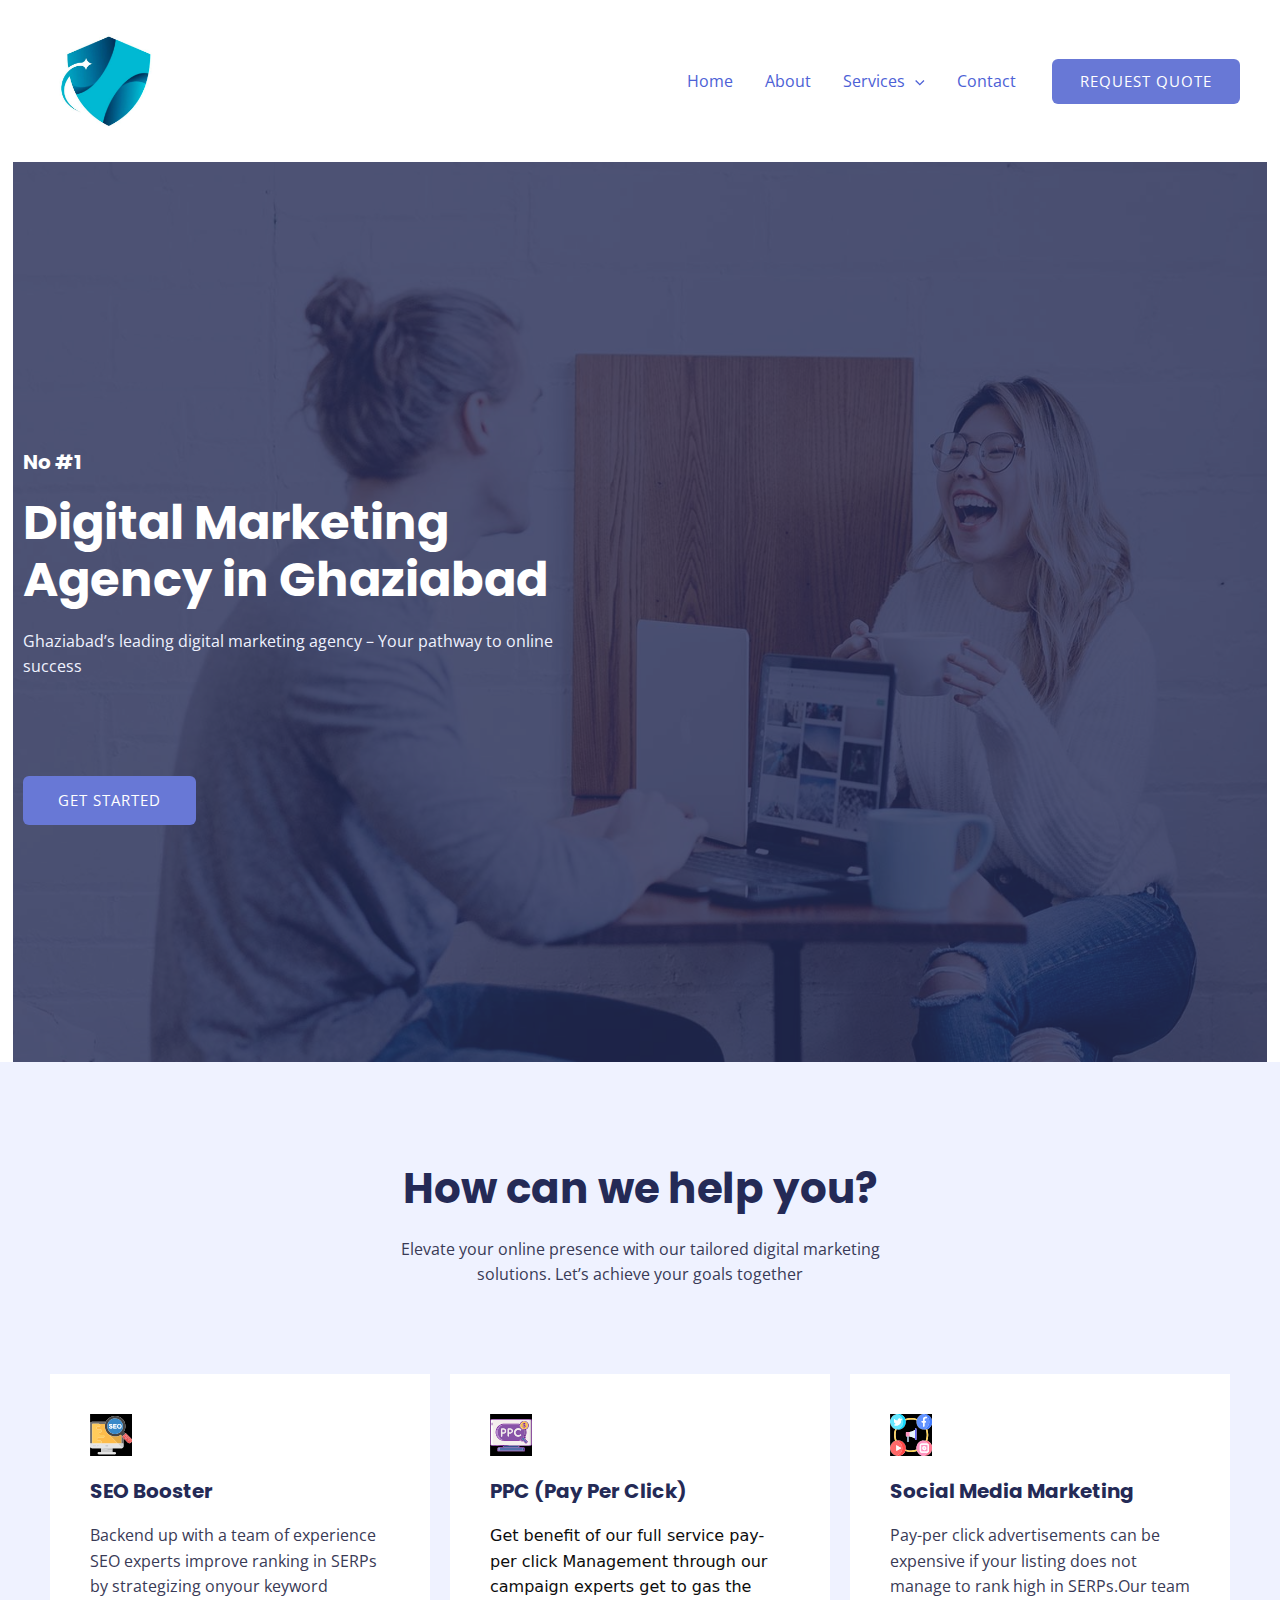
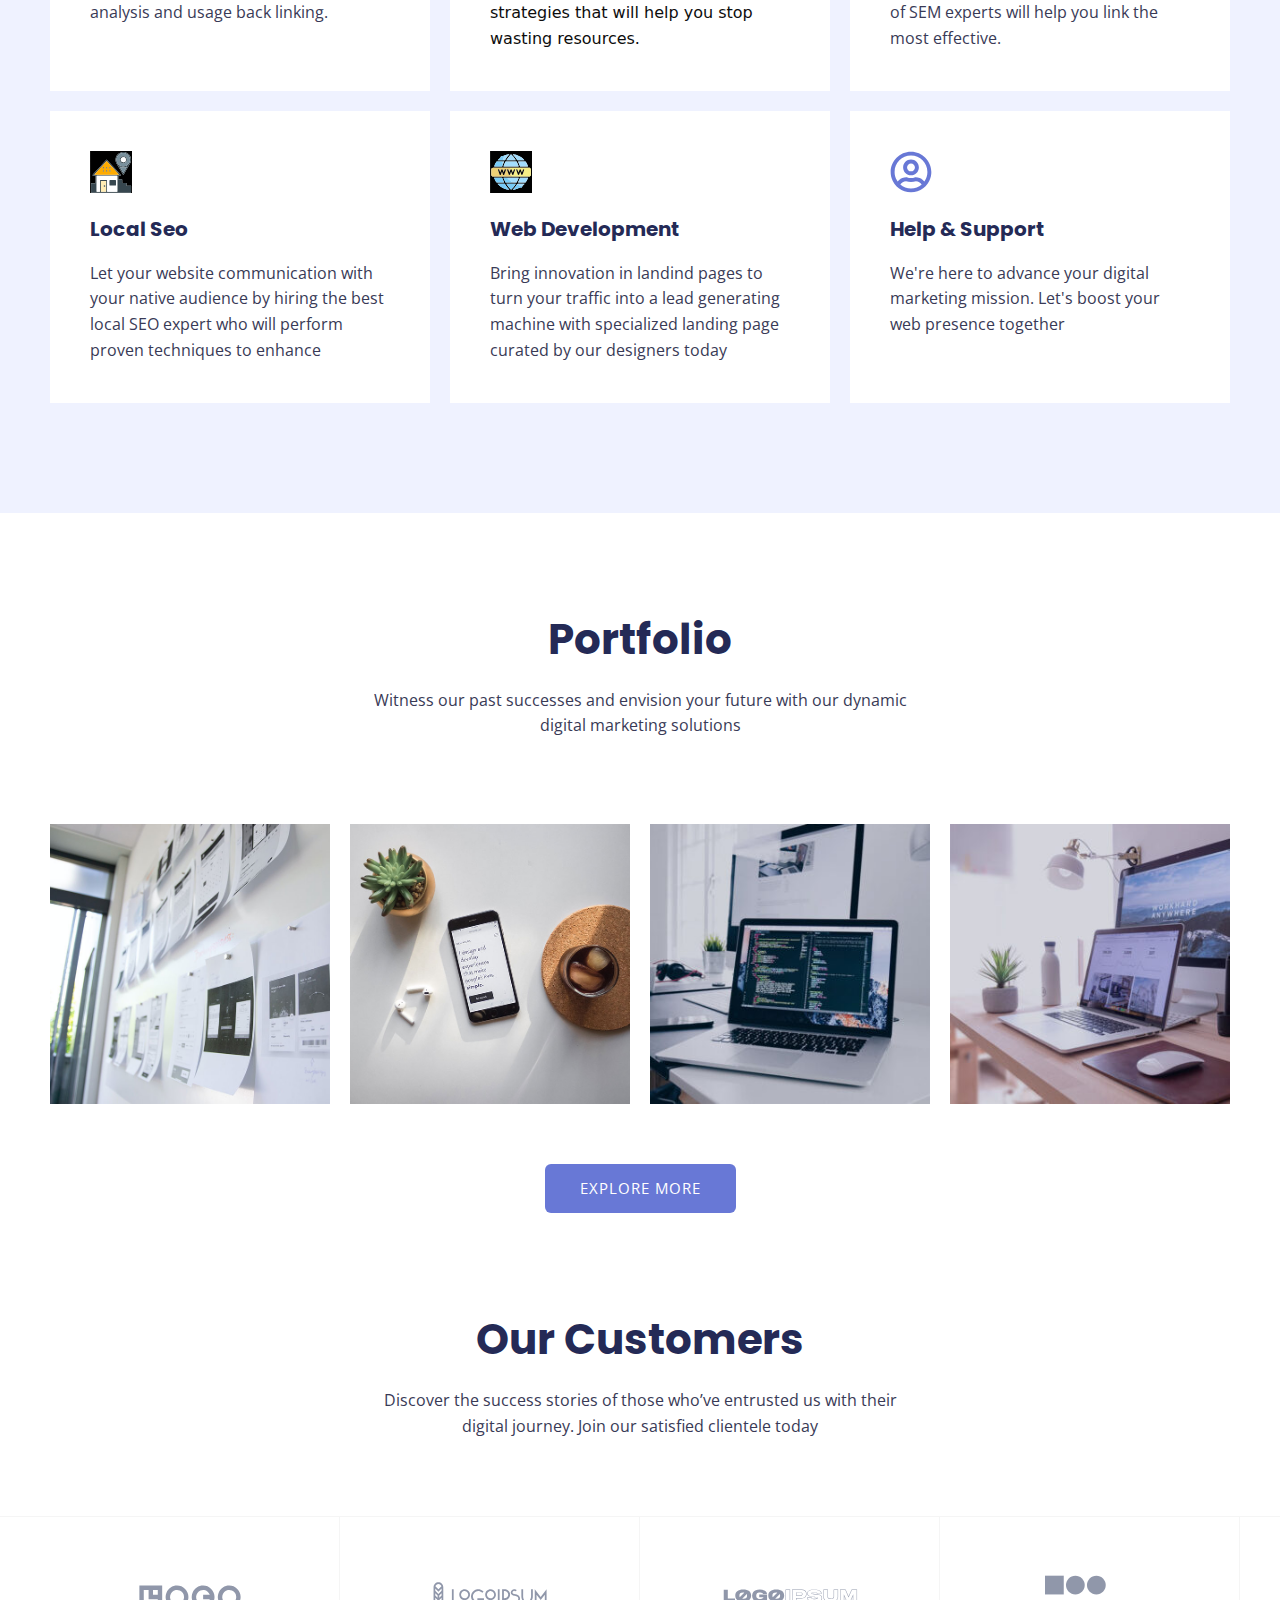
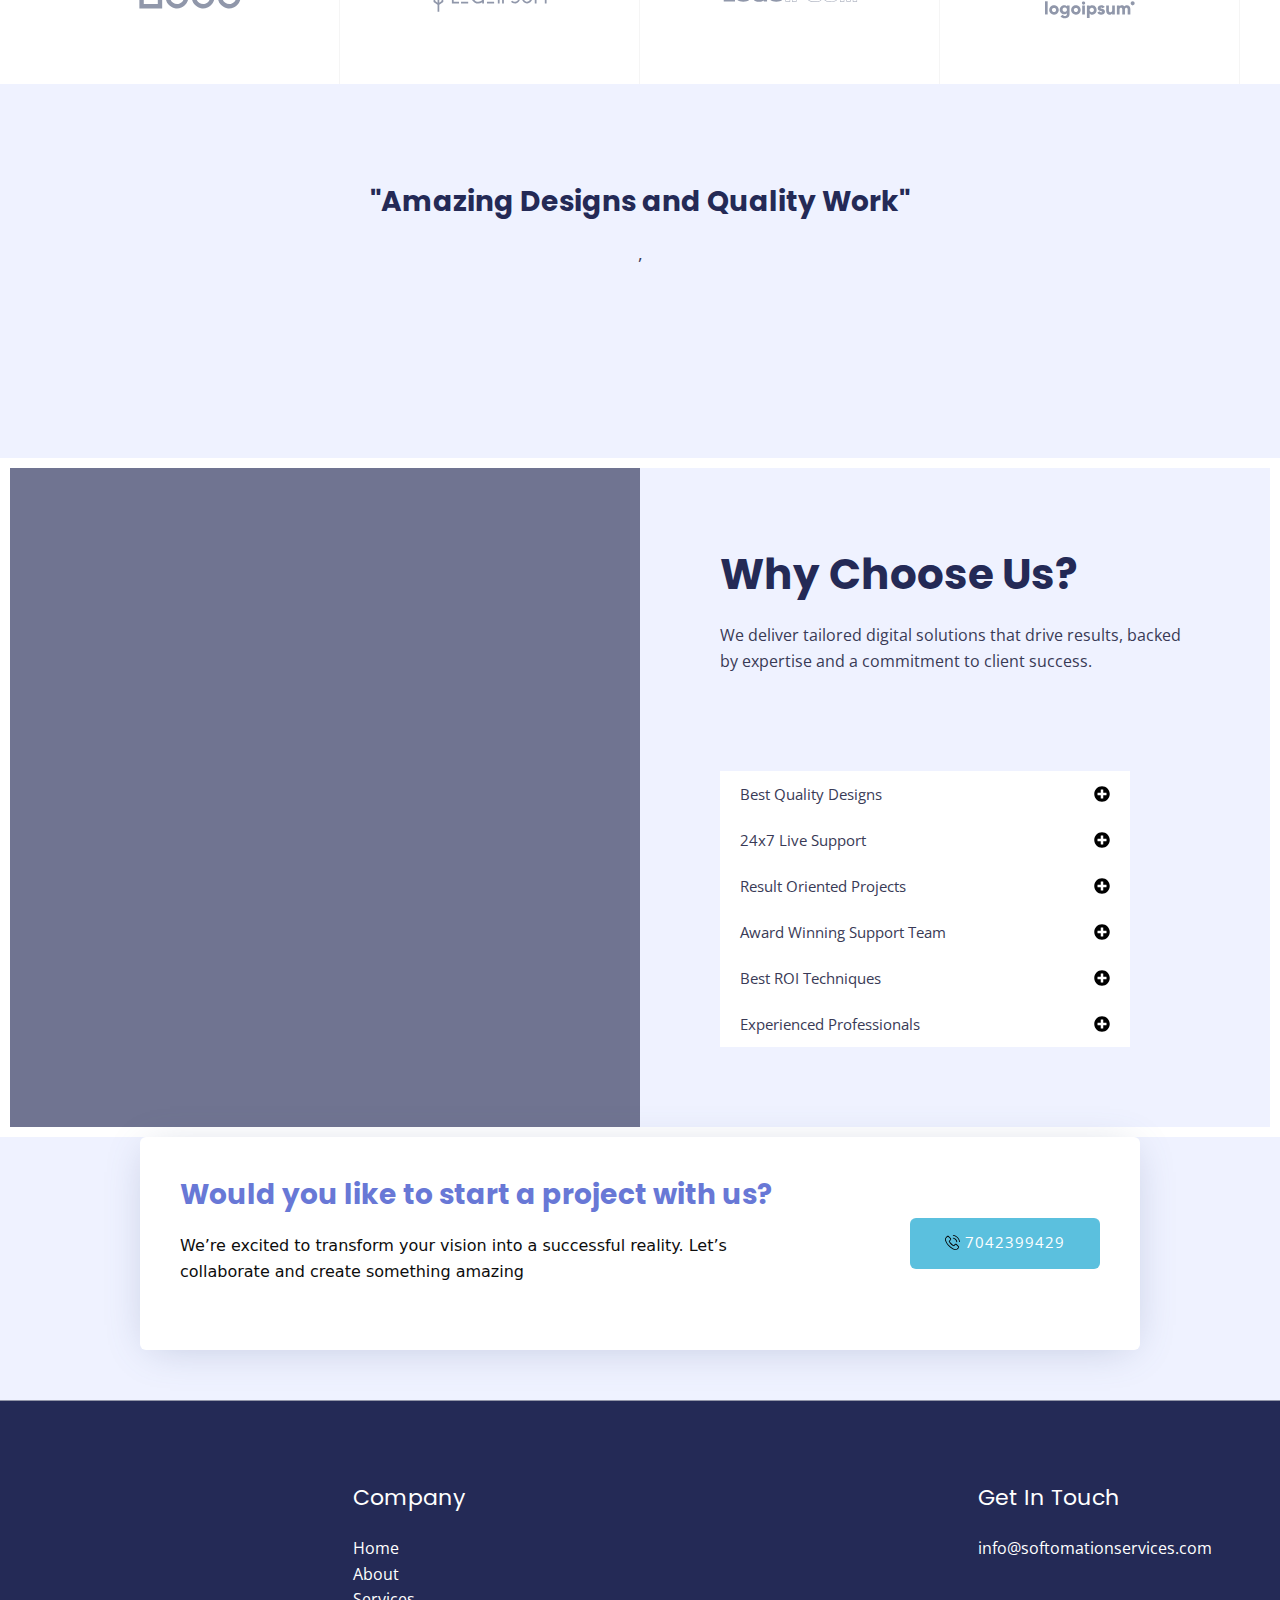
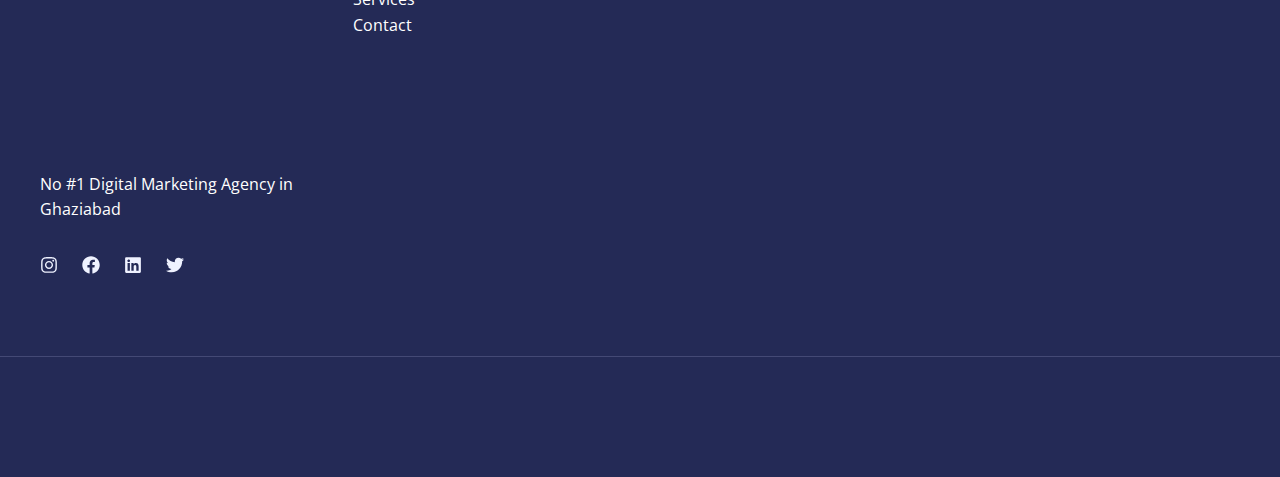
<file: index.html>
<!DOCTYPE html>
<html lang="en-US">
<head>
<meta charset="UTF-8">
<meta name="viewport" content="width=device-width, initial-scale=1">
	<link rel="profile" href="https://gmpg.org/xfn/11"> 
	<meta name='robots' content='index, follow, max-image-preview:large, max-snippet:-1, max-video-preview:-1' />

	<!-- This site is optimized with the Yoast SEO plugin v23.8 - https://yoast.com/wordpress/plugins/seo/ -->
	<title>No #1 Digital Marketing Agency in Ghaziabad | Softomation
		Services Pvt. Ltd</title>
	<meta name="description" content="No #1 digital marketing agency in Ghaziabad. Specializing in SEO, PPC, social media, and web design. Drive your online success with us" />
	<link rel="canonical" href="index.html" />
	<meta property="og:locale" content="en_US" />
	<meta property="og:type" content="website" />
	<meta property="og:title" content="No #1 Digital Marketing Agency in Ghaziabad | Xebbit" />
	<meta property="og:description" content="No #1 digital marketing agency in Ghaziabad. Specializing in SEO, PPC, social media, and web design. Drive your online success with us" />
	<meta property="og:url" content="https://xebbitsolutions.com/" />
	<meta property="article:modified_time" content="2024-03-20T05:08:13+00:00" />
	<meta property="og:image" content="wp-content/uploads/2020/06/portfolio1.jpg" />
	<meta name="twitter:card" content="summary_large_image" />
	<script type="application/ld+json" class="yoast-schema-graph">{"@context":"https://schema.org","@graph":[{"@type":"WebPage","@id":"https://xebbitsolutions.com/","url":"https://xebbitsolutions.com/","name":"No #1 Digital Marketing Agency in Ghaziabad | Xebbit","isPartOf":{"@id":"https://xebbitsolutions.com/#website"},"primaryImageOfPage":{"@id":"https://xebbitsolutions.com/#primaryimage"},"image":{"@id":"https://xebbitsolutions.com/#primaryimage"},"thumbnailUrl":"wp-content/uploads/2020/06/portfolio1.jpg","datePublished":"2017-06-19T05:41:37+00:00","dateModified":"2024-03-20T05:08:13+00:00","description":"No #1 digital marketing agency in Ghaziabad. Specializing in SEO, PPC, social media, and web design. Drive your online success with us","breadcrumb":{"@id":"https://xebbitsolutions.com/#breadcrumb"},"inLanguage":"en-US","potentialAction":[{"@type":"ReadAction","target":["https://xebbitsolutions.com/"]}]},{"@type":"ImageObject","inLanguage":"en-US","@id":"https://xebbitsolutions.com/#primaryimage","url":"wp-content/uploads/2020/06/portfolio1.jpg","contentUrl":"wp-content/uploads/2020/06/portfolio1.jpg","width":625,"height":625},{"@type":"BreadcrumbList","@id":"https://xebbitsolutions.com/#breadcrumb","itemListElement":[{"@type":"ListItem","position":1,"name":"Home"}]},{"@type":"WebSite","@id":"https://xebbitsolutions.com/#website","url":"https://xebbitsolutions.com/","name":"","description":"","potentialAction":[{"@type":"SearchAction","target":{"@type":"EntryPoint","urlTemplate":"https://xebbitsolutions.com/?s={search_term_string}"},"query-input":{"@type":"PropertyValueSpecification","valueRequired":true,"valueName":"search_term_string"}}],"inLanguage":"en-US"}]}</script>
	<meta name="msvalidate.01" content="C8D1F095B3FE59123162A87D4645F0BF" />
	<!-- / Yoast SEO plugin. -->


<link rel='dns-prefetch' href='https://patterns.hiive.cloud' />
<link rel='dns-prefetch' href='https://fonts.googleapis.com' />
<link rel="alternate" type="application/rss+xml" title=" &raquo; Feed" href="feed/index.rss" />
<link rel="alternate" type="application/rss+xml" title=" &raquo; Comments Feed" href="comments/feed/index.rss" />
<link rel="alternate" type="application/rss+xml" title=" &raquo; Home Comments Feed" href="home/feed/index.rss" />
<script>
window._wpemojiSettings = {"baseUrl":"https:\/\/s.w.org\/images\/core\/emoji\/15.0.3\/72x72\/","ext":".png","svgUrl":"https:\/\/s.w.org\/images\/core\/emoji\/15.0.3\/svg\/","svgExt":".svg","source":{"concatemoji":"https:\/\/xebbitsolutions.com\/wp-includes\/js\/wp-emoji-release.min.js?ver=6.7"}};
/*! This file is auto-generated */
!function(i,n){var o,s,e;function c(e){try{var t={supportTests:e,timestamp:(new Date).valueOf()};sessionStorage.setItem(o,JSON.stringify(t))}catch(e){}}function p(e,t,n){e.clearRect(0,0,e.canvas.width,e.canvas.height),e.fillText(t,0,0);var t=new Uint32Array(e.getImageData(0,0,e.canvas.width,e.canvas.height).data),r=(e.clearRect(0,0,e.canvas.width,e.canvas.height),e.fillText(n,0,0),new Uint32Array(e.getImageData(0,0,e.canvas.width,e.canvas.height).data));return t.every(function(e,t){return e===r[t]})}function u(e,t,n){switch(t){case"flag":return n(e,"\ud83c\udff3\ufe0f\u200d\u26a7\ufe0f","\ud83c\udff3\ufe0f\u200b\u26a7\ufe0f")?!1:!n(e,"\ud83c\uddfa\ud83c\uddf3","\ud83c\uddfa\u200b\ud83c\uddf3")&&!n(e,"\ud83c\udff4\udb40\udc67\udb40\udc62\udb40\udc65\udb40\udc6e\udb40\udc67\udb40\udc7f","\ud83c\udff4\u200b\udb40\udc67\u200b\udb40\udc62\u200b\udb40\udc65\u200b\udb40\udc6e\u200b\udb40\udc67\u200b\udb40\udc7f");case"emoji":return!n(e,"\ud83d\udc26\u200d\u2b1b","\ud83d\udc26\u200b\u2b1b")}return!1}function f(e,t,n){var r="undefined"!=typeof WorkerGlobalScope&&self instanceof WorkerGlobalScope?new OffscreenCanvas(300,150):i.createElement("canvas"),a=r.getContext("2d",{willReadFrequently:!0}),o=(a.textBaseline="top",a.font="600 32px Arial",{});return e.forEach(function(e){o[e]=t(a,e,n)}),o}function t(e){var t=i.createElement("script");t.src=e,t.defer=!0,i.head.appendChild(t)}"undefined"!=typeof Promise&&(o="wpEmojiSettingsSupports",s=["flag","emoji"],n.supports={everything:!0,everythingExceptFlag:!0},e=new Promise(function(e){i.addEventListener("DOMContentLoaded",e,{once:!0})}),new Promise(function(t){var n=function(){try{var e=JSON.parse(sessionStorage.getItem(o));if("object"==typeof e&&"number"==typeof e.timestamp&&(new Date).valueOf()<e.timestamp+604800&&"object"==typeof e.supportTests)return e.supportTests}catch(e){}return null}();if(!n){if("undefined"!=typeof Worker&&"undefined"!=typeof OffscreenCanvas&&"undefined"!=typeof URL&&URL.createObjectURL&&"undefined"!=typeof Blob)try{var e="postMessage("+f.toString()+"("+[JSON.stringify(s),u.toString(),p.toString()].join(",")+"));",r=new Blob([e],{type:"text/javascript"}),a=new Worker(URL.createObjectURL(r),{name:"wpTestEmojiSupports"});return void(a.onmessage=function(e){c(n=e.data),a.terminate(),t(n)})}catch(e){}c(n=f(s,u,p))}t(n)}).then(function(e){for(var t in e)n.supports[t]=e[t],n.supports.everything=n.supports.everything&&n.supports[t],"flag"!==t&&(n.supports.everythingExceptFlag=n.supports.everythingExceptFlag&&n.supports[t]);n.supports.everythingExceptFlag=n.supports.everythingExceptFlag&&!n.supports.flag,n.DOMReady=!1,n.readyCallback=function(){n.DOMReady=!0}}).then(function(){return e}).then(function(){var e;n.supports.everything||(n.readyCallback(),(e=n.source||{}).concatemoji?t(e.concatemoji):e.wpemoji&&e.twemoji&&(t(e.twemoji),t(e.wpemoji)))}))}((window,document),window._wpemojiSettings);
</script>
<link rel='stylesheet' id='astra-theme-css-css' href='wp-content/themes/astra/assets/css/minified/main.min%EF%B9%96ver=4.8.5.css' media='all' />
<style id='astra-theme-css-inline-css'>:root{--ast-post-nav-space:0;--ast-container-default-xlg-padding:6.67em;--ast-container-default-lg-padding:5.67em;--ast-container-default-slg-padding:4.34em;--ast-container-default-md-padding:3.34em;--ast-container-default-sm-padding:6.67em;--ast-container-default-xs-padding:2.4em;--ast-container-default-xxs-padding:1.4em;--ast-code-block-background:#EEEEEE;--ast-comment-inputs-background:#FAFAFA;--ast-normal-container-width:1200px;--ast-narrow-container-width:750px;--ast-blog-title-font-weight:normal;--ast-blog-meta-weight:inherit;}html{font-size:100%;}a,.page-title{color:var(--ast-global-color-1);}a:hover,a:focus{color:var(--ast-global-color-1);}body,button,input,select,textarea,.ast-button,.ast-custom-button{font-family:'Open Sans',sans-serif;font-weight:400;font-size:16px;font-size:1rem;line-height:var(--ast-body-line-height,1.6em);}blockquote{color:var(--ast-global-color-3);}h1,.entry-content h1,.entry-content h1 a,h2,.entry-content h2,.entry-content h2 a,h3,.entry-content h3,.entry-content h3 a,h4,.entry-content h4,.entry-content h4 a,h5,.entry-content h5,.entry-content h5 a,h6,.entry-content h6,.entry-content h6 a,.site-title,.site-title a{font-family:'Poppins',sans-serif;font-weight:700;}.site-title{font-size:35px;font-size:2.1875rem;display:none;}header .custom-logo-link img{max-width:138px;width:138px;}.astra-logo-svg{width:138px;}.site-header .site-description{font-size:15px;font-size:0.9375rem;display:none;}.entry-title{font-size:30px;font-size:1.875rem;}.archive .ast-article-post .ast-article-inner,.blog .ast-article-post .ast-article-inner,.archive .ast-article-post .ast-article-inner:hover,.blog .ast-article-post .ast-article-inner:hover{overflow:hidden;}h1,.entry-content h1,.entry-content h1 a{font-size:48px;font-size:3rem;font-weight:700;font-family:'Poppins',sans-serif;line-height:1.2em;}h2,.entry-content h2,.entry-content h2 a{font-size:42px;font-size:2.625rem;font-family:'Poppins',sans-serif;line-height:1.3em;}h3,.entry-content h3,.entry-content h3 a{font-size:28px;font-size:1.75rem;font-family:'Poppins',sans-serif;line-height:1.3em;}h4,.entry-content h4,.entry-content h4 a{font-size:20px;font-size:1.25rem;line-height:1.2em;font-family:'Poppins',sans-serif;}h5,.entry-content h5,.entry-content h5 a{font-size:18px;font-size:1.125rem;line-height:1.2em;font-family:'Poppins',sans-serif;}h6,.entry-content h6,.entry-content h6 a{font-size:15px;font-size:0.9375rem;line-height:1.25em;font-family:'Poppins',sans-serif;}::selection{background-color:var(--ast-global-color-0);color:#ffffff;}body,h1,.entry-title a,.entry-content h1,.entry-content h1 a,h2,.entry-content h2,.entry-content h2 a,h3,.entry-content h3,.entry-content h3 a,h4,.entry-content h4,.entry-content h4 a,h5,.entry-content h5,.entry-content h5 a,h6,.entry-content h6,.entry-content h6 a{color:var(--ast-global-color-3);}.tagcloud a:hover,.tagcloud a:focus,.tagcloud a.current-item{color:#ffffff;border-color:var(--ast-global-color-1);background-color:var(--ast-global-color-1);}input:focus,input[type="text"]:focus,input[type="email"]:focus,input[type="url"]:focus,input[type="password"]:focus,input[type="reset"]:focus,input[type="search"]:focus,textarea:focus{border-color:var(--ast-global-color-1);}input[type="radio"]:checked,input[type=reset],input[type="checkbox"]:checked,input[type="checkbox"]:hover:checked,input[type="checkbox"]:focus:checked,input[type=range]::-webkit-slider-thumb{border-color:var(--ast-global-color-1);background-color:var(--ast-global-color-1);box-shadow:none;}.site-footer a:hover + .post-count,.site-footer a:focus + .post-count{background:var(--ast-global-color-1);border-color:var(--ast-global-color-1);}.single .nav-links .nav-previous,.single .nav-links .nav-next{color:var(--ast-global-color-1);}.entry-meta,.entry-meta *{line-height:1.45;color:var(--ast-global-color-1);}.entry-meta a:not(.ast-button):hover,.entry-meta a:not(.ast-button):hover *,.entry-meta a:not(.ast-button):focus,.entry-meta a:not(.ast-button):focus *,.page-links > .page-link,.page-links .page-link:hover,.post-navigation a:hover{color:var(--ast-global-color-1);}#cat option,.secondary .calendar_wrap thead a,.secondary .calendar_wrap thead a:visited{color:var(--ast-global-color-1);}.secondary .calendar_wrap #today,.ast-progress-val span{background:var(--ast-global-color-1);}.secondary a:hover + .post-count,.secondary a:focus + .post-count{background:var(--ast-global-color-1);border-color:var(--ast-global-color-1);}.calendar_wrap #today > a{color:#ffffff;}.page-links .page-link,.single .post-navigation a{color:var(--ast-global-color-1);}.ast-search-menu-icon .search-form button.search-submit{padding:0 4px;}.ast-search-menu-icon form.search-form{padding-right:0;}.ast-search-menu-icon.slide-search input.search-field{width:0;}.ast-header-search .ast-search-menu-icon.ast-dropdown-active .search-form,.ast-header-search .ast-search-menu-icon.ast-dropdown-active .search-field:focus{transition:all 0.2s;}.search-form input.search-field:focus{outline:none;}.wp-block-latest-posts > li > a{color:var(--ast-global-color-2);}.widget-title,.widget .wp-block-heading{font-size:22px;font-size:1.375rem;color:var(--ast-global-color-3);}.ast-search-menu-icon.slide-search a:focus-visible:focus-visible,.astra-search-icon:focus-visible,#close:focus-visible,a:focus-visible,.ast-menu-toggle:focus-visible,.site .skip-link:focus-visible,.wp-block-loginout input:focus-visible,.wp-block-search.wp-block-search__button-inside .wp-block-search__inside-wrapper,.ast-header-navigation-arrow:focus-visible,.woocommerce .wc-proceed-to-checkout > .checkout-button:focus-visible,.woocommerce .woocommerce-MyAccount-navigation ul li a:focus-visible,.ast-orders-table__row .ast-orders-table__cell:focus-visible,.woocommerce .woocommerce-order-details .order-again > .button:focus-visible,.woocommerce .woocommerce-message a.button.wc-forward:focus-visible,.woocommerce #minus_qty:focus-visible,.woocommerce #plus_qty:focus-visible,a#ast-apply-coupon:focus-visible,.woocommerce .woocommerce-info a:focus-visible,.woocommerce .astra-shop-summary-wrap a:focus-visible,.woocommerce a.wc-forward:focus-visible,#ast-apply-coupon:focus-visible,.woocommerce-js .woocommerce-mini-cart-item a.remove:focus-visible,#close:focus-visible,.button.search-submit:focus-visible,#search_submit:focus,.normal-search:focus-visible,.ast-header-account-wrap:focus-visible,.woocommerce .ast-on-card-button.ast-quick-view-trigger:focus{outline-style:dotted;outline-color:inherit;outline-width:thin;}input:focus,input[type="text"]:focus,input[type="email"]:focus,input[type="url"]:focus,input[type="password"]:focus,input[type="reset"]:focus,input[type="search"]:focus,input[type="number"]:focus,textarea:focus,.wp-block-search__input:focus,[data-section="section-header-mobile-trigger"] .ast-button-wrap .ast-mobile-menu-trigger-minimal:focus,.ast-mobile-popup-drawer.active .menu-toggle-close:focus,.woocommerce-ordering select.orderby:focus,#ast-scroll-top:focus,#coupon_code:focus,.woocommerce-page #comment:focus,.woocommerce #reviews #respond input#submit:focus,.woocommerce a.add_to_cart_button:focus,.woocommerce .button.single_add_to_cart_button:focus,.woocommerce .woocommerce-cart-form button:focus,.woocommerce .woocommerce-cart-form__cart-item .quantity .qty:focus,.woocommerce .woocommerce-billing-fields .woocommerce-billing-fields__field-wrapper .woocommerce-input-wrapper > .input-text:focus,.woocommerce #order_comments:focus,.woocommerce #place_order:focus,.woocommerce .woocommerce-address-fields .woocommerce-address-fields__field-wrapper .woocommerce-input-wrapper > .input-text:focus,.woocommerce .woocommerce-MyAccount-content form button:focus,.woocommerce .woocommerce-MyAccount-content .woocommerce-EditAccountForm .woocommerce-form-row .woocommerce-Input.input-text:focus,.woocommerce .ast-woocommerce-container .woocommerce-pagination ul.page-numbers li a:focus,body #content .woocommerce form .form-row .select2-container--default .select2-selection--single:focus,#ast-coupon-code:focus,.woocommerce.woocommerce-js .quantity input[type=number]:focus,.woocommerce-js .woocommerce-mini-cart-item .quantity input[type=number]:focus,.woocommerce p#ast-coupon-trigger:focus{border-style:dotted;border-color:inherit;border-width:thin;}input{outline:none;}.ast-logo-title-inline .site-logo-img{padding-right:1em;}.site-logo-img img{ transition:all 0.2s linear;}body .ast-oembed-container *{position:absolute;top:0;width:100%;height:100%;left:0;}body .wp-block-embed-pocket-casts .ast-oembed-container *{position:unset;}.ast-single-post-featured-section + article {margin-top: 2em;}.site-content .ast-single-post-featured-section img {width: 100%;overflow: hidden;object-fit: cover;}.site > .ast-single-related-posts-container {margin-top: 0;}@media (min-width: 769px) {.ast-desktop .ast-container--narrow {max-width: var(--ast-narrow-container-width);margin: 0 auto;}}.ast-page-builder-template .hentry {margin: 0;}.ast-page-builder-template .site-content > .ast-container {max-width: 100%;padding: 0;}.ast-page-builder-template .site .site-content #primary {padding: 0;margin: 0;}.ast-page-builder-template .no-results {text-align: center;margin: 4em auto;}.ast-page-builder-template .ast-pagination {padding: 2em;}.ast-page-builder-template .entry-header.ast-no-title.ast-no-thumbnail {margin-top: 0;}.ast-page-builder-template .entry-header.ast-header-without-markup {margin-top: 0;margin-bottom: 0;}.ast-page-builder-template .entry-header.ast-no-title.ast-no-meta {margin-bottom: 0;}.ast-page-builder-template.single .post-navigation {padding-bottom: 2em;}.ast-page-builder-template.single-post .site-content > .ast-container {max-width: 100%;}.ast-page-builder-template .entry-header {margin-top: 4em;margin-left: auto;margin-right: auto;padding-left: 20px;padding-right: 20px;}.single.ast-page-builder-template .entry-header {padding-left: 20px;padding-right: 20px;}.ast-page-builder-template .ast-archive-description {margin: 4em auto 0;padding-left: 20px;padding-right: 20px;}.ast-page-builder-template.ast-no-sidebar .entry-content .alignwide {margin-left: 0;margin-right: 0;}@media (max-width:768.9px){#ast-desktop-header{display:none;}}@media (min-width:769px){#ast-mobile-header{display:none;}}.wp-block-buttons.aligncenter{justify-content:center;}.wp-block-buttons .wp-block-button.is-style-outline .wp-block-button__link.wp-element-button,.ast-outline-button,.wp-block-uagb-buttons-child .uagb-buttons-repeater.ast-outline-button{border-top-width:2px;border-right-width:2px;border-bottom-width:2px;border-left-width:2px;font-family:inherit;font-weight:400;font-size:15px;font-size:0.9375rem;line-height:1em;border-top-left-radius:6px;border-top-right-radius:6px;border-bottom-right-radius:6px;border-bottom-left-radius:6px;}.wp-block-button .wp-block-button__link.wp-element-button.is-style-outline:not(.has-background),.wp-block-button.is-style-outline>.wp-block-button__link.wp-element-button:not(.has-background),.ast-outline-button{background-color:transparent;}.entry-content[data-ast-blocks-layout] > figure{margin-bottom:1em;}@media (max-width:768px){.ast-separate-container #primary,.ast-separate-container #secondary{padding:1.5em 0;}#primary,#secondary{padding:1.5em 0;margin:0;}.ast-left-sidebar #content > .ast-container{display:flex;flex-direction:column-reverse;width:100%;}.ast-separate-container .ast-article-post,.ast-separate-container .ast-article-single{padding:1.5em 2.14em;}.ast-author-box img.avatar{margin:20px 0 0 0;}}@media (min-width:769px){.ast-separate-container.ast-right-sidebar #primary,.ast-separate-container.ast-left-sidebar #primary{border:0;}.search-no-results.ast-separate-container #primary{margin-bottom:4em;}}.elementor-button-wrapper .elementor-button{border-style:solid;text-decoration:none;border-top-width:0px;border-right-width:0px;border-left-width:0px;border-bottom-width:0px;}body .elementor-button.elementor-size-sm,body .elementor-button.elementor-size-xs,body .elementor-button.elementor-size-md,body .elementor-button.elementor-size-lg,body .elementor-button.elementor-size-xl,body .elementor-button{border-top-left-radius:6px;border-top-right-radius:6px;border-bottom-right-radius:6px;border-bottom-left-radius:6px;padding-top:17px;padding-right:35px;padding-bottom:17px;padding-left:35px;}.elementor-button-wrapper .elementor-button{border-color:var(--ast-global-color-0);background-color:var(--ast-global-color-0);}.elementor-button-wrapper .elementor-button:hover,.elementor-button-wrapper .elementor-button:focus{color:#ffffff;background-color:var(--ast-global-color-1);border-color:var(--ast-global-color-1);}.wp-block-button .wp-block-button__link ,.elementor-button-wrapper .elementor-button,.elementor-button-wrapper .elementor-button:visited{color:#ffffff;}.elementor-button-wrapper .elementor-button{font-weight:400;font-size:15px;font-size:0.9375rem;line-height:1em;text-transform:uppercase;letter-spacing:1px;}body .elementor-button.elementor-size-sm,body .elementor-button.elementor-size-xs,body .elementor-button.elementor-size-md,body .elementor-button.elementor-size-lg,body .elementor-button.elementor-size-xl,body .elementor-button{font-size:15px;font-size:0.9375rem;}.wp-block-button .wp-block-button__link:hover,.wp-block-button .wp-block-button__link:focus{color:#ffffff;background-color:var(--ast-global-color-1);border-color:var(--ast-global-color-1);}.elementor-widget-heading h1.elementor-heading-title{line-height:1.2em;}.elementor-widget-heading h2.elementor-heading-title{line-height:1.3em;}.elementor-widget-heading h3.elementor-heading-title{line-height:1.3em;}.elementor-widget-heading h4.elementor-heading-title{line-height:1.2em;}.elementor-widget-heading h5.elementor-heading-title{line-height:1.2em;}.elementor-widget-heading h6.elementor-heading-title{line-height:1.25em;}.wp-block-button .wp-block-button__link,.wp-block-search .wp-block-search__button,body .wp-block-file .wp-block-file__button{border-style:solid;border-top-width:0px;border-right-width:0px;border-left-width:0px;border-bottom-width:0px;border-color:var(--ast-global-color-0);background-color:var(--ast-global-color-0);color:#ffffff;font-family:inherit;font-weight:400;line-height:1em;text-transform:uppercase;letter-spacing:1px;font-size:15px;font-size:0.9375rem;border-top-left-radius:6px;border-top-right-radius:6px;border-bottom-right-radius:6px;border-bottom-left-radius:6px;padding-top:17px;padding-right:35px;padding-bottom:17px;padding-left:35px;}.menu-toggle,button,.ast-button,.ast-custom-button,.button,input#submit,input[type="button"],input[type="submit"],input[type="reset"],form[CLASS*="wp-block-search__"].wp-block-search .wp-block-search__inside-wrapper .wp-block-search__button,body .wp-block-file .wp-block-file__button,.woocommerce-js a.button,.woocommerce button.button,.woocommerce .woocommerce-message a.button,.woocommerce #respond input#submit.alt,.woocommerce input.button.alt,.woocommerce input.button,.woocommerce input.button:disabled,.woocommerce input.button:disabled[disabled],.woocommerce input.button:disabled:hover,.woocommerce input.button:disabled[disabled]:hover,.woocommerce #respond input#submit,.woocommerce button.button.alt.disabled,.wc-block-grid__products .wc-block-grid__product .wp-block-button__link,.wc-block-grid__product-onsale,[CLASS*="wc-block"] button,.woocommerce-js .astra-cart-drawer .astra-cart-drawer-content .woocommerce-mini-cart__buttons .button:not(.checkout):not(.ast-continue-shopping),.woocommerce-js .astra-cart-drawer .astra-cart-drawer-content .woocommerce-mini-cart__buttons a.checkout,.woocommerce button.button.alt.disabled.wc-variation-selection-needed,[CLASS*="wc-block"] .wc-block-components-button{border-style:solid;border-top-width:0px;border-right-width:0px;border-left-width:0px;border-bottom-width:0px;color:#ffffff;border-color:var(--ast-global-color-0);background-color:var(--ast-global-color-0);padding-top:17px;padding-right:35px;padding-bottom:17px;padding-left:35px;font-family:inherit;font-weight:400;font-size:15px;font-size:0.9375rem;line-height:1em;text-transform:uppercase;letter-spacing:1px;border-top-left-radius:6px;border-top-right-radius:6px;border-bottom-right-radius:6px;border-bottom-left-radius:6px;}button:focus,.menu-toggle:hover,button:hover,.ast-button:hover,.ast-custom-button:hover .button:hover,.ast-custom-button:hover ,input[type=reset]:hover,input[type=reset]:focus,input#submit:hover,input#submit:focus,input[type="button"]:hover,input[type="button"]:focus,input[type="submit"]:hover,input[type="submit"]:focus,form[CLASS*="wp-block-search__"].wp-block-search .wp-block-search__inside-wrapper .wp-block-search__button:hover,form[CLASS*="wp-block-search__"].wp-block-search .wp-block-search__inside-wrapper .wp-block-search__button:focus,body .wp-block-file .wp-block-file__button:hover,body .wp-block-file .wp-block-file__button:focus,.woocommerce-js a.button:hover,.woocommerce button.button:hover,.woocommerce .woocommerce-message a.button:hover,.woocommerce #respond input#submit:hover,.woocommerce #respond input#submit.alt:hover,.woocommerce input.button.alt:hover,.woocommerce input.button:hover,.woocommerce button.button.alt.disabled:hover,.wc-block-grid__products .wc-block-grid__product .wp-block-button__link:hover,[CLASS*="wc-block"] button:hover,.woocommerce-js .astra-cart-drawer .astra-cart-drawer-content .woocommerce-mini-cart__buttons .button:not(.checkout):not(.ast-continue-shopping):hover,.woocommerce-js .astra-cart-drawer .astra-cart-drawer-content .woocommerce-mini-cart__buttons a.checkout:hover,.woocommerce button.button.alt.disabled.wc-variation-selection-needed:hover,[CLASS*="wc-block"] .wc-block-components-button:hover,[CLASS*="wc-block"] .wc-block-components-button:focus{color:#ffffff;background-color:var(--ast-global-color-1);border-color:var(--ast-global-color-1);}@media (max-width:768px){.ast-mobile-header-stack .main-header-bar .ast-search-menu-icon{display:inline-block;}.ast-header-break-point.ast-header-custom-item-outside .ast-mobile-header-stack .main-header-bar .ast-search-icon{margin:0;}.ast-comment-avatar-wrap img{max-width:2.5em;}.ast-comment-meta{padding:0 1.8888em 1.3333em;}.ast-separate-container .ast-comment-list li.depth-1{padding:1.5em 2.14em;}.ast-separate-container .comment-respond{padding:2em 2.14em;}}@media (min-width:544px){.ast-container{max-width:100%;}}@media (max-width:544px){.ast-separate-container .ast-article-post,.ast-separate-container .ast-article-single,.ast-separate-container .comments-title,.ast-separate-container .ast-archive-description{padding:1.5em 1em;}.ast-separate-container #content .ast-container{padding-left:0.54em;padding-right:0.54em;}.ast-separate-container .ast-comment-list .bypostauthor{padding:.5em;}.ast-search-menu-icon.ast-dropdown-active .search-field{width:170px;}} #ast-mobile-header .ast-site-header-cart-li a{pointer-events:none;}body,.ast-separate-container{background-color:var(--ast-global-color-4);background-image:none;}@media (max-width:768px){.site-title{display:none;}.site-header .site-description{display:none;}h1,.entry-content h1,.entry-content h1 a{font-size:40px;}h2,.entry-content h2,.entry-content h2 a{font-size:35px;}h3,.entry-content h3,.entry-content h3 a{font-size:24px;}.astra-logo-svg{width:140px;}header .custom-logo-link img,.ast-header-break-point .site-logo-img .custom-mobile-logo-link img{max-width:140px;width:140px;}}@media (max-width:544px){.site-title{display:none;}.site-header .site-description{display:none;}h1,.entry-content h1,.entry-content h1 a{font-size:28px;}h2,.entry-content h2,.entry-content h2 a{font-size:24px;}h3,.entry-content h3,.entry-content h3 a{font-size:20px;}h4,.entry-content h4,.entry-content h4 a{font-size:18px;font-size:1.125rem;}h5,.entry-content h5,.entry-content h5 a{font-size:17px;font-size:1.0625rem;}h6,.entry-content h6,.entry-content h6 a{font-size:15px;font-size:0.9375rem;}header .custom-logo-link img,.ast-header-break-point .site-branding img,.ast-header-break-point .custom-logo-link img{max-width:120px;width:120px;}.astra-logo-svg{width:120px;}.ast-header-break-point .site-logo-img .custom-mobile-logo-link img{max-width:120px;}}@media (max-width:768px){html{font-size:91.2%;}}@media (max-width:544px){html{font-size:91.2%;}}@media (min-width:769px){.ast-container{max-width:1240px;}}@media (min-width:769px){.site-content .ast-container{display:flex;}}@media (max-width:768px){.site-content .ast-container{flex-direction:column;}}@media (min-width:769px){.main-header-menu .sub-menu .menu-item.ast-left-align-sub-menu:hover > .sub-menu,.main-header-menu .sub-menu .menu-item.ast-left-align-sub-menu.focus > .sub-menu{margin-left:-2px;}}.ast-theme-transparent-header [data-section="section-header-mobile-trigger"] .ast-button-wrap .ast-mobile-menu-trigger-fill,.ast-theme-transparent-header [data-section="section-header-mobile-trigger"] .ast-button-wrap .ast-mobile-menu-trigger-minimal{border:none;}.site .comments-area{padding-bottom:3em;}.wp-block-file {display: flex;align-items: center;flex-wrap: wrap;justify-content: space-between;}.wp-block-pullquote {border: none;}.wp-block-pullquote blockquote::before {content: "\201D";font-family: "Helvetica",sans-serif;display: flex;transform: rotate( 180deg );font-size: 6rem;font-style: normal;line-height: 1;font-weight: bold;align-items: center;justify-content: center;}.has-text-align-right > blockquote::before {justify-content: flex-start;}.has-text-align-left > blockquote::before {justify-content: flex-end;}figure.wp-block-pullquote.is-style-solid-color blockquote {max-width: 100%;text-align: inherit;}:root {--wp--custom--ast-default-block-top-padding: 3em;--wp--custom--ast-default-block-right-padding: 3em;--wp--custom--ast-default-block-bottom-padding: 3em;--wp--custom--ast-default-block-left-padding: 3em;--wp--custom--ast-container-width: 1200px;--wp--custom--ast-content-width-size: 1200px;--wp--custom--ast-wide-width-size: calc(1200px + var(--wp--custom--ast-default-block-left-padding) + var(--wp--custom--ast-default-block-right-padding));}.ast-narrow-container {--wp--custom--ast-content-width-size: 750px;--wp--custom--ast-wide-width-size: 750px;}@media(max-width: 768px) {:root {--wp--custom--ast-default-block-top-padding: 3em;--wp--custom--ast-default-block-right-padding: 2em;--wp--custom--ast-default-block-bottom-padding: 3em;--wp--custom--ast-default-block-left-padding: 2em;}}@media(max-width: 544px) {:root {--wp--custom--ast-default-block-top-padding: 3em;--wp--custom--ast-default-block-right-padding: 1.5em;--wp--custom--ast-default-block-bottom-padding: 3em;--wp--custom--ast-default-block-left-padding: 1.5em;}}.entry-content > .wp-block-group,.entry-content > .wp-block-cover,.entry-content > .wp-block-columns {padding-top: var(--wp--custom--ast-default-block-top-padding);padding-right: var(--wp--custom--ast-default-block-right-padding);padding-bottom: var(--wp--custom--ast-default-block-bottom-padding);padding-left: var(--wp--custom--ast-default-block-left-padding);}.ast-plain-container.ast-no-sidebar .entry-content > .alignfull,.ast-page-builder-template .ast-no-sidebar .entry-content > .alignfull {margin-left: calc( -50vw + 50%);margin-right: calc( -50vw + 50%);max-width: 100vw;width: 100vw;}.ast-plain-container.ast-no-sidebar .entry-content .alignfull .alignfull,.ast-page-builder-template.ast-no-sidebar .entry-content .alignfull .alignfull,.ast-plain-container.ast-no-sidebar .entry-content .alignfull .alignwide,.ast-page-builder-template.ast-no-sidebar .entry-content .alignfull .alignwide,.ast-plain-container.ast-no-sidebar .entry-content .alignwide .alignfull,.ast-page-builder-template.ast-no-sidebar .entry-content .alignwide .alignfull,.ast-plain-container.ast-no-sidebar .entry-content .alignwide .alignwide,.ast-page-builder-template.ast-no-sidebar .entry-content .alignwide .alignwide,.ast-plain-container.ast-no-sidebar .entry-content .wp-block-column .alignfull,.ast-page-builder-template.ast-no-sidebar .entry-content .wp-block-column .alignfull,.ast-plain-container.ast-no-sidebar .entry-content .wp-block-column .alignwide,.ast-page-builder-template.ast-no-sidebar .entry-content .wp-block-column .alignwide {margin-left: auto;margin-right: auto;width: 100%;}[data-ast-blocks-layout] .wp-block-separator:not(.is-style-dots) {height: 0;}[data-ast-blocks-layout] .wp-block-separator {margin: 20px auto;}[data-ast-blocks-layout] .wp-block-separator:not(.is-style-wide):not(.is-style-dots) {max-width: 100px;}[data-ast-blocks-layout] .wp-block-separator.has-background {padding: 0;}.entry-content[data-ast-blocks-layout] > * {max-width: var(--wp--custom--ast-content-width-size);margin-left: auto;margin-right: auto;}.entry-content[data-ast-blocks-layout] > .alignwide {max-width: var(--wp--custom--ast-wide-width-size);}.entry-content[data-ast-blocks-layout] .alignfull {max-width: none;}.ast-full-width-layout .entry-content[data-ast-blocks-layout] .is-layout-constrained.wp-block-cover-is-layout-constrained > *,.ast-full-width-layout .entry-content[data-ast-blocks-layout] .is-layout-constrained.wp-block-group-is-layout-constrained > * {max-width: var(--wp--custom--ast-content-width-size);margin-left: auto;margin-right: auto;}.entry-content .wp-block-columns {margin-bottom: 0;}blockquote {margin: 1.5em;border-color: rgba(0,0,0,0.05);}.wp-block-quote:not(.has-text-align-right):not(.has-text-align-center) {border-left: 5px solid rgba(0,0,0,0.05);}.has-text-align-right > blockquote,blockquote.has-text-align-right {border-right: 5px solid rgba(0,0,0,0.05);}.has-text-align-left > blockquote,blockquote.has-text-align-left {border-left: 5px solid rgba(0,0,0,0.05);}.wp-block-site-tagline,.wp-block-latest-posts .read-more {margin-top: 15px;}.wp-block-loginout p label {display: block;}.wp-block-loginout p:not(.login-remember):not(.login-submit) input {width: 100%;}.wp-block-loginout input:focus {border-color: transparent;}.wp-block-loginout input:focus {outline: thin dotted;}.entry-content .wp-block-media-text .wp-block-media-text__content {padding: 0 0 0 8%;}.entry-content .wp-block-media-text.has-media-on-the-right .wp-block-media-text__content {padding: 0 8% 0 0;}.entry-content .wp-block-media-text.has-background .wp-block-media-text__content {padding: 8%;}.entry-content .wp-block-cover:not([class*="background-color"]) .wp-block-cover__inner-container,.entry-content .wp-block-cover:not([class*="background-color"]) .wp-block-cover-image-text,.entry-content .wp-block-cover:not([class*="background-color"]) .wp-block-cover-text,.entry-content .wp-block-cover-image:not([class*="background-color"]) .wp-block-cover__inner-container,.entry-content .wp-block-cover-image:not([class*="background-color"]) .wp-block-cover-image-text,.entry-content .wp-block-cover-image:not([class*="background-color"]) .wp-block-cover-text {color: var(--ast-global-color-5);}.wp-block-loginout .login-remember input {width: 1.1rem;height: 1.1rem;margin: 0 5px 4px 0;vertical-align: middle;}.wp-block-latest-posts > li > *:first-child,.wp-block-latest-posts:not(.is-grid) > li:first-child {margin-top: 0;}.entry-content > .wp-block-buttons,.entry-content > .wp-block-uagb-buttons {margin-bottom: 1.5em;}.wp-block-search__inside-wrapper .wp-block-search__input {padding: 0 10px;color: var(--ast-global-color-3);background: var(--ast-global-color-5);border-color: var(--ast-border-color);}.wp-block-latest-posts .read-more {margin-bottom: 1.5em;}.wp-block-search__no-button .wp-block-search__inside-wrapper .wp-block-search__input {padding-top: 5px;padding-bottom: 5px;}.wp-block-latest-posts .wp-block-latest-posts__post-date,.wp-block-latest-posts .wp-block-latest-posts__post-author {font-size: 1rem;}.wp-block-latest-posts > li > *,.wp-block-latest-posts:not(.is-grid) > li {margin-top: 12px;margin-bottom: 12px;}.ast-page-builder-template .entry-content[data-ast-blocks-layout] > *,.ast-page-builder-template .entry-content[data-ast-blocks-layout] > .alignfull > * {max-width: none;}.ast-page-builder-template .entry-content[data-ast-blocks-layout] > .alignwide > * {max-width: var(--wp--custom--ast-wide-width-size);}.ast-page-builder-template .entry-content[data-ast-blocks-layout] > .inherit-container-width > *,.ast-page-builder-template .entry-content[data-ast-blocks-layout] > * > *,.entry-content[data-ast-blocks-layout] > .wp-block-cover .wp-block-cover__inner-container {max-width: var(--wp--custom--ast-content-width-size) ;margin-left: auto;margin-right: auto;}.entry-content[data-ast-blocks-layout] .wp-block-cover:not(.alignleft):not(.alignright) {width: auto;}@media(max-width: 1200px) {.ast-separate-container .entry-content > .alignfull,.ast-separate-container .entry-content[data-ast-blocks-layout] > .alignwide,.ast-plain-container .entry-content[data-ast-blocks-layout] > .alignwide,.ast-plain-container .entry-content .alignfull {margin-left: calc(-1 * min(var(--ast-container-default-xlg-padding),20px)) ;margin-right: calc(-1 * min(var(--ast-container-default-xlg-padding),20px));}}@media(min-width: 1201px) {.ast-separate-container .entry-content > .alignfull {margin-left: calc(-1 * var(--ast-container-default-xlg-padding) );margin-right: calc(-1 * var(--ast-container-default-xlg-padding) );}.ast-separate-container .entry-content[data-ast-blocks-layout] > .alignwide,.ast-plain-container .entry-content[data-ast-blocks-layout] > .alignwide {margin-left: calc(-1 * var(--wp--custom--ast-default-block-left-padding) );margin-right: calc(-1 * var(--wp--custom--ast-default-block-right-padding) );}}@media(min-width: 768px) {.ast-separate-container .entry-content .wp-block-group.alignwide:not(.inherit-container-width) > :where(:not(.alignleft):not(.alignright)),.ast-plain-container .entry-content .wp-block-group.alignwide:not(.inherit-container-width) > :where(:not(.alignleft):not(.alignright)) {max-width: calc( var(--wp--custom--ast-content-width-size) + 80px );}.ast-plain-container.ast-right-sidebar .entry-content[data-ast-blocks-layout] .alignfull,.ast-plain-container.ast-left-sidebar .entry-content[data-ast-blocks-layout] .alignfull {margin-left: -60px;margin-right: -60px;}}@media(min-width: 544px) {.entry-content > .alignleft {margin-right: 20px;}.entry-content > .alignright {margin-left: 20px;}}@media (max-width:544px){.wp-block-columns .wp-block-column:not(:last-child){margin-bottom:20px;}.wp-block-latest-posts{margin:0;}}@media( max-width: 600px ) {.entry-content .wp-block-media-text .wp-block-media-text__content,.entry-content .wp-block-media-text.has-media-on-the-right .wp-block-media-text__content {padding: 8% 0 0;}.entry-content .wp-block-media-text.has-background .wp-block-media-text__content {padding: 8%;}}.ast-page-builder-template .entry-header {padding-left: 0;}.ast-narrow-container .site-content .wp-block-uagb-image--align-full .wp-block-uagb-image__figure {max-width: 100%;margin-left: auto;margin-right: auto;}:root .has-ast-global-color-0-color{color:var(--ast-global-color-0);}:root .has-ast-global-color-0-background-color{background-color:var(--ast-global-color-0);}:root .wp-block-button .has-ast-global-color-0-color{color:var(--ast-global-color-0);}:root .wp-block-button .has-ast-global-color-0-background-color{background-color:var(--ast-global-color-0);}:root .has-ast-global-color-1-color{color:var(--ast-global-color-1);}:root .has-ast-global-color-1-background-color{background-color:var(--ast-global-color-1);}:root .wp-block-button .has-ast-global-color-1-color{color:var(--ast-global-color-1);}:root .wp-block-button .has-ast-global-color-1-background-color{background-color:var(--ast-global-color-1);}:root .has-ast-global-color-2-color{color:var(--ast-global-color-2);}:root .has-ast-global-color-2-background-color{background-color:var(--ast-global-color-2);}:root .wp-block-button .has-ast-global-color-2-color{color:var(--ast-global-color-2);}:root .wp-block-button .has-ast-global-color-2-background-color{background-color:var(--ast-global-color-2);}:root .has-ast-global-color-3-color{color:var(--ast-global-color-3);}:root .has-ast-global-color-3-background-color{background-color:var(--ast-global-color-3);}:root .wp-block-button .has-ast-global-color-3-color{color:var(--ast-global-color-3);}:root .wp-block-button .has-ast-global-color-3-background-color{background-color:var(--ast-global-color-3);}:root .has-ast-global-color-4-color{color:var(--ast-global-color-4);}:root .has-ast-global-color-4-background-color{background-color:var(--ast-global-color-4);}:root .wp-block-button .has-ast-global-color-4-color{color:var(--ast-global-color-4);}:root .wp-block-button .has-ast-global-color-4-background-color{background-color:var(--ast-global-color-4);}:root .has-ast-global-color-5-color{color:var(--ast-global-color-5);}:root .has-ast-global-color-5-background-color{background-color:var(--ast-global-color-5);}:root .wp-block-button .has-ast-global-color-5-color{color:var(--ast-global-color-5);}:root .wp-block-button .has-ast-global-color-5-background-color{background-color:var(--ast-global-color-5);}:root .has-ast-global-color-6-color{color:var(--ast-global-color-6);}:root .has-ast-global-color-6-background-color{background-color:var(--ast-global-color-6);}:root .wp-block-button .has-ast-global-color-6-color{color:var(--ast-global-color-6);}:root .wp-block-button .has-ast-global-color-6-background-color{background-color:var(--ast-global-color-6);}:root .has-ast-global-color-7-color{color:var(--ast-global-color-7);}:root .has-ast-global-color-7-background-color{background-color:var(--ast-global-color-7);}:root .wp-block-button .has-ast-global-color-7-color{color:var(--ast-global-color-7);}:root .wp-block-button .has-ast-global-color-7-background-color{background-color:var(--ast-global-color-7);}:root .has-ast-global-color-8-color{color:var(--ast-global-color-8);}:root .has-ast-global-color-8-background-color{background-color:var(--ast-global-color-8);}:root .wp-block-button .has-ast-global-color-8-color{color:var(--ast-global-color-8);}:root .wp-block-button .has-ast-global-color-8-background-color{background-color:var(--ast-global-color-8);}:root{--ast-global-color-0:#6878d6;--ast-global-color-1:#4d61d6;--ast-global-color-2:#242a56;--ast-global-color-3:#393a56;--ast-global-color-4:#eff2ff;--ast-global-color-5:#ffffff;--ast-global-color-6:#eff2ff;--ast-global-color-7:#242a56;--ast-global-color-8:#BFD1FF;}:root {--ast-border-color : #dddddd;}.ast-single-entry-banner {-js-display: flex;display: flex;flex-direction: column;justify-content: center;text-align: center;position: relative;background: #eeeeee;}.ast-single-entry-banner[data-banner-layout="layout-1"] {max-width: 1200px;background: inherit;padding: 20px 0;}.ast-single-entry-banner[data-banner-width-type="custom"] {margin: 0 auto;width: 100%;}.ast-single-entry-banner + .site-content .entry-header {margin-bottom: 0;}.site .ast-author-avatar {--ast-author-avatar-size: ;}a.ast-underline-text {text-decoration: underline;}.ast-container > .ast-terms-link {position: relative;display: block;}a.ast-button.ast-badge-tax {padding: 4px 8px;border-radius: 3px;font-size: inherit;}header.entry-header .entry-title{font-size:30px;font-size:1.875rem;}header.entry-header > *:not(:last-child){margin-bottom:10px;}.ast-archive-entry-banner {-js-display: flex;display: flex;flex-direction: column;justify-content: center;text-align: center;position: relative;background: #eeeeee;}.ast-archive-entry-banner[data-banner-width-type="custom"] {margin: 0 auto;width: 100%;}.ast-archive-entry-banner[data-banner-layout="layout-1"] {background: inherit;padding: 20px 0;text-align: left;}body.archive .ast-archive-description{max-width:1200px;width:100%;text-align:left;padding-top:3em;padding-right:3em;padding-bottom:3em;padding-left:3em;}body.archive .ast-archive-description .ast-archive-title,body.archive .ast-archive-description .ast-archive-title *{font-size:40px;font-size:2.5rem;}body.archive .ast-archive-description > *:not(:last-child){margin-bottom:10px;}@media (max-width:768px){body.archive .ast-archive-description{text-align:left;}}@media (max-width:544px){body.archive .ast-archive-description{text-align:left;}}@media (min-width:768px){.transparent-custom-logo{display:none;}}@media (max-width:768px){.transparent-custom-logo{display:block;}}@media (max-width:768px){.ast-transparent-desktop-logo{display:none;}}@media (max-width:768px){.ast-theme-transparent-header #masthead{position:absolute;left:0;right:0;}.ast-theme-transparent-header .main-header-bar,.ast-theme-transparent-header.ast-header-break-point .main-header-bar{background:none;}body.elementor-editor-active.ast-theme-transparent-header #masthead,.fl-builder-edit .ast-theme-transparent-header #masthead,body.vc_editor.ast-theme-transparent-header #masthead,body.brz-ed.ast-theme-transparent-header #masthead{z-index:0;}.ast-header-break-point.ast-replace-site-logo-transparent.ast-theme-transparent-header .custom-mobile-logo-link{display:none;}.ast-header-break-point.ast-replace-site-logo-transparent.ast-theme-transparent-header .transparent-custom-logo{display:inline-block;}.ast-theme-transparent-header .ast-above-header,.ast-theme-transparent-header .ast-above-header.ast-above-header-bar{background-image:none;background-color:transparent;}.ast-theme-transparent-header .ast-below-header,.ast-theme-transparent-header .ast-below-header.ast-below-header-bar{background-image:none;background-color:transparent;}}@media (max-width:768px){.ast-theme-transparent-header .ast-builder-menu .main-header-menu,.ast-theme-transparent-header .ast-builder-menu .main-header-menu .menu-link,.ast-theme-transparent-header [CLASS*="ast-builder-menu-"] .main-header-menu .menu-item > .menu-link,.ast-theme-transparent-header .ast-masthead-custom-menu-items,.ast-theme-transparent-header .ast-masthead-custom-menu-items a,.ast-theme-transparent-header .ast-builder-menu .main-header-menu .menu-item > .ast-menu-toggle,.ast-theme-transparent-header .ast-builder-menu .main-header-menu .menu-item > .ast-menu-toggle,.ast-theme-transparent-header .main-header-menu .menu-link{color:var(--ast-global-color-3);}.ast-theme-transparent-header .ast-builder-menu .main-header-menu .menu-item:hover > .menu-link,.ast-theme-transparent-header .ast-builder-menu .main-header-menu .menu-item:hover > .ast-menu-toggle,.ast-theme-transparent-header .ast-builder-menu .main-header-menu .ast-masthead-custom-menu-items a:hover,.ast-theme-transparent-header .ast-builder-menu .main-header-menu .focus > .menu-link,.ast-theme-transparent-header .ast-builder-menu .main-header-menu .focus > .ast-menu-toggle,.ast-theme-transparent-header .ast-builder-menu .main-header-menu .current-menu-item > .menu-link,.ast-theme-transparent-header .ast-builder-menu .main-header-menu .current-menu-ancestor > .menu-link,.ast-theme-transparent-header .ast-builder-menu .main-header-menu .current-menu-item > .ast-menu-toggle,.ast-theme-transparent-header .ast-builder-menu .main-header-menu .current-menu-ancestor > .ast-menu-toggle,.ast-theme-transparent-header [CLASS*="ast-builder-menu-"] .main-header-menu .current-menu-item > .menu-link,.ast-theme-transparent-header [CLASS*="ast-builder-menu-"] .main-header-menu .current-menu-ancestor > .menu-link,.ast-theme-transparent-header [CLASS*="ast-builder-menu-"] .main-header-menu .current-menu-item > .ast-menu-toggle,.ast-theme-transparent-header [CLASS*="ast-builder-menu-"] .main-header-menu .current-menu-ancestor > .ast-menu-toggle,.ast-theme-transparent-header .main-header-menu .menu-item:hover > .menu-link,.ast-theme-transparent-header .main-header-menu .current-menu-item > .menu-link,.ast-theme-transparent-header .main-header-menu .current-menu-ancestor > .menu-link{color:var(--ast-global-color-1);}}@media (max-width:768px){.ast-theme-transparent-header.ast-header-break-point #ast-mobile-header > .ast-main-header-wrap > .main-header-bar{border-bottom-width:0px;border-bottom-style:solid;}}.ast-breadcrumbs .trail-browse,.ast-breadcrumbs .trail-items,.ast-breadcrumbs .trail-items li{display:inline-block;margin:0;padding:0;border:none;background:inherit;text-indent:0;text-decoration:none;}.ast-breadcrumbs .trail-browse{font-size:inherit;font-style:inherit;font-weight:inherit;color:inherit;}.ast-breadcrumbs .trail-items{list-style:none;}.trail-items li::after{padding:0 0.3em;content:"\00bb";}.trail-items li:last-of-type::after{display:none;}h1,.entry-content h1,h2,.entry-content h2,h3,.entry-content h3,h4,.entry-content h4,h5,.entry-content h5,h6,.entry-content h6{color:var(--ast-global-color-2);}@media (max-width:768px){.ast-builder-grid-row-container.ast-builder-grid-row-tablet-3-firstrow .ast-builder-grid-row > *:first-child,.ast-builder-grid-row-container.ast-builder-grid-row-tablet-3-lastrow .ast-builder-grid-row > *:last-child{grid-column:1 / -1;}}@media (max-width:544px){.ast-builder-grid-row-container.ast-builder-grid-row-mobile-3-firstrow .ast-builder-grid-row > *:first-child,.ast-builder-grid-row-container.ast-builder-grid-row-mobile-3-lastrow .ast-builder-grid-row > *:last-child{grid-column:1 / -1;}}.ast-builder-layout-element[data-section="title_tagline"]{display:flex;}@media (max-width:768px){.ast-header-break-point .ast-builder-layout-element[data-section="title_tagline"]{display:flex;}}@media (max-width:544px){.ast-header-break-point .ast-builder-layout-element[data-section="title_tagline"]{display:flex;}}[data-section*="section-hb-button-"] .menu-link{display:none;}.ast-header-button-1[data-section*="section-hb-button-"] .ast-builder-button-wrap .ast-custom-button{line-height:1em;}.ast-header-button-1 .ast-custom-button{color:var(--ast-global-color-5);background:var(--ast-global-color-0);}.ast-header-button-1 .ast-custom-button:hover{color:var(--ast-global-color-3);background:var(--ast-global-color-5);}.ast-header-button-1[data-section*="section-hb-button-"] .ast-builder-button-wrap .ast-custom-button{padding-top:15px;padding-bottom:15px;padding-left:28px;padding-right:28px;}.ast-header-button-1[data-section="section-hb-button-1"]{display:flex;}@media (max-width:768px){.ast-header-break-point .ast-header-button-1[data-section="section-hb-button-1"]{display:none;}}@media (max-width:544px){.ast-header-break-point .ast-header-button-1[data-section="section-hb-button-1"]{display:flex;}}.ast-builder-menu-1{font-family:inherit;font-weight:inherit;}.ast-builder-menu-1 .sub-menu,.ast-builder-menu-1 .inline-on-mobile .sub-menu{border-top-width:1px;border-bottom-width:1px;border-right-width:1px;border-left-width:1px;border-color:#eaeaea;border-style:solid;}.ast-builder-menu-1 .sub-menu .sub-menu{top:-1px;}.ast-builder-menu-1 .main-header-menu > .menu-item > .sub-menu,.ast-builder-menu-1 .main-header-menu > .menu-item > .astra-full-megamenu-wrapper{margin-top:0px;}.ast-desktop .ast-builder-menu-1 .main-header-menu > .menu-item > .sub-menu:before,.ast-desktop .ast-builder-menu-1 .main-header-menu > .menu-item > .astra-full-megamenu-wrapper:before{height:calc( 0px + 1px + 5px );}.ast-desktop .ast-builder-menu-1 .menu-item .sub-menu .menu-link{border-bottom-width:1px;border-color:#eaeaea;border-style:solid;}.ast-desktop .ast-builder-menu-1 .menu-item .sub-menu:last-child > .menu-item > .menu-link{border-bottom-width:1px;}.ast-desktop .ast-builder-menu-1 .menu-item:last-child > .menu-item > .menu-link{border-bottom-width:0;}@media (max-width:768px){.ast-builder-menu-1 .main-header-menu .menu-item > .menu-link{color:var(--ast-global-color-3);}.ast-builder-menu-1 .menu-item > .ast-menu-toggle{color:var(--ast-global-color-3);}.ast-builder-menu-1 .menu-item:hover > .menu-link,.ast-builder-menu-1 .inline-on-mobile .menu-item:hover > .ast-menu-toggle{color:var(--ast-global-color-1);}.ast-builder-menu-1 .menu-item:hover > .ast-menu-toggle{color:var(--ast-global-color-1);}.ast-builder-menu-1 .menu-item.current-menu-item > .menu-link,.ast-builder-menu-1 .inline-on-mobile .menu-item.current-menu-item > .ast-menu-toggle,.ast-builder-menu-1 .current-menu-ancestor > .menu-link,.ast-builder-menu-1 .current-menu-ancestor > .ast-menu-toggle{color:var(--ast-global-color-1);}.ast-builder-menu-1 .menu-item.current-menu-item > .ast-menu-toggle{color:var(--ast-global-color-1);}.ast-header-break-point .ast-builder-menu-1 .menu-item.menu-item-has-children > .ast-menu-toggle{top:0;}.ast-builder-menu-1 .inline-on-mobile .menu-item.menu-item-has-children > .ast-menu-toggle{right:-15px;}.ast-builder-menu-1 .menu-item-has-children > .menu-link:after{content:unset;}.ast-builder-menu-1 .main-header-menu > .menu-item > .sub-menu,.ast-builder-menu-1 .main-header-menu > .menu-item > .astra-full-megamenu-wrapper{margin-top:0;}}@media (max-width:544px){.ast-header-break-point .ast-builder-menu-1 .menu-item.menu-item-has-children > .ast-menu-toggle{top:0;}.ast-builder-menu-1 .main-header-menu > .menu-item > .sub-menu,.ast-builder-menu-1 .main-header-menu > .menu-item > .astra-full-megamenu-wrapper{margin-top:0;}}.ast-builder-menu-1{display:flex;}@media (max-width:768px){.ast-header-break-point .ast-builder-menu-1{display:flex;}}@media (max-width:544px){.ast-header-break-point .ast-builder-menu-1{display:flex;}}.site-below-footer-wrap{padding-top:20px;padding-bottom:20px;}.site-below-footer-wrap[data-section="section-below-footer-builder"]{background-image:none;min-height:80px;border-style:solid;border-width:0px;border-top-width:1px;border-top-color:rgba(81,86,129,0.72);}.site-below-footer-wrap[data-section="section-below-footer-builder"] .ast-builder-grid-row{max-width:1200px;min-height:80px;margin-left:auto;margin-right:auto;}.site-below-footer-wrap[data-section="section-below-footer-builder"] .ast-builder-grid-row,.site-below-footer-wrap[data-section="section-below-footer-builder"] .site-footer-section{align-items:center;}.site-below-footer-wrap[data-section="section-below-footer-builder"].ast-footer-row-inline .site-footer-section{display:flex;margin-bottom:0;}.ast-builder-grid-row-full .ast-builder-grid-row{grid-template-columns:1fr;}@media (max-width:768px){.site-below-footer-wrap[data-section="section-below-footer-builder"].ast-footer-row-tablet-inline .site-footer-section{display:flex;margin-bottom:0;}.site-below-footer-wrap[data-section="section-below-footer-builder"].ast-footer-row-tablet-stack .site-footer-section{display:block;margin-bottom:10px;}.ast-builder-grid-row-container.ast-builder-grid-row-tablet-full .ast-builder-grid-row{grid-template-columns:1fr;}}@media (max-width:544px){.site-below-footer-wrap[data-section="section-below-footer-builder"].ast-footer-row-mobile-inline .site-footer-section{display:flex;margin-bottom:0;}.site-below-footer-wrap[data-section="section-below-footer-builder"].ast-footer-row-mobile-stack .site-footer-section{display:block;margin-bottom:10px;}.ast-builder-grid-row-container.ast-builder-grid-row-mobile-full .ast-builder-grid-row{grid-template-columns:1fr;}}@media (max-width:544px){.site-below-footer-wrap[data-section="section-below-footer-builder"]{padding-left:30px;padding-right:30px;}}.site-below-footer-wrap[data-section="section-below-footer-builder"]{display:grid;}@media (max-width:768px){.ast-header-break-point .site-below-footer-wrap[data-section="section-below-footer-builder"]{display:grid;}}@media (max-width:544px){.ast-header-break-point .site-below-footer-wrap[data-section="section-below-footer-builder"]{display:grid;}}.ast-footer-copyright{text-align:center;}.ast-footer-copyright {color:var(--ast-global-color-5);}@media (max-width:768px){.ast-footer-copyright{text-align:center;}}@media (max-width:544px){.ast-footer-copyright{text-align:center;}}.ast-footer-copyright.ast-builder-layout-element{display:flex;}@media (max-width:768px){.ast-header-break-point .ast-footer-copyright.ast-builder-layout-element{display:flex;}}@media (max-width:544px){.ast-header-break-point .ast-footer-copyright.ast-builder-layout-element{display:flex;}}.ast-social-stack-desktop .ast-builder-social-element,.ast-social-stack-tablet .ast-builder-social-element,.ast-social-stack-mobile .ast-builder-social-element {margin-top: 6px;margin-bottom: 6px;}.social-show-label-true .ast-builder-social-element {width: auto;padding: 0 0.4em;}[data-section^="section-fb-social-icons-"] .footer-social-inner-wrap {text-align: center;}.ast-footer-social-wrap {width: 100%;}.ast-footer-social-wrap .ast-builder-social-element:first-child {margin-left: 0;}.ast-footer-social-wrap .ast-builder-social-element:last-child {margin-right: 0;}.ast-header-social-wrap .ast-builder-social-element:first-child {margin-left: 0;}.ast-header-social-wrap .ast-builder-social-element:last-child {margin-right: 0;}.ast-builder-social-element {line-height: 1;color: #3a3a3a;background: transparent;vertical-align: middle;transition: all 0.01s;margin-left: 6px;margin-right: 6px;justify-content: center;align-items: center;}.ast-builder-social-element {line-height: 1;color: #3a3a3a;background: transparent;vertical-align: middle;transition: all 0.01s;margin-left: 6px;margin-right: 6px;justify-content: center;align-items: center;}.ast-builder-social-element .social-item-label {padding-left: 6px;}.ast-footer-social-1-wrap .ast-builder-social-element,.ast-footer-social-1-wrap .social-show-label-true .ast-builder-social-element{margin-left:12px;margin-right:12px;}.ast-footer-social-1-wrap .ast-builder-social-element svg{width:18px;height:18px;}.ast-footer-social-1-wrap .ast-social-color-type-custom svg{fill:var(--ast-global-color-4);}.ast-footer-social-1-wrap .ast-social-color-type-custom .ast-builder-social-element:hover{color:var(--ast-global-color-5);}.ast-footer-social-1-wrap .ast-social-color-type-custom .ast-builder-social-element:hover svg{fill:var(--ast-global-color-5);}.ast-footer-social-1-wrap .ast-social-color-type-custom .social-item-label{color:var(--ast-global-color-4);}.ast-footer-social-1-wrap .ast-builder-social-element:hover .social-item-label{color:var(--ast-global-color-5);}[data-section="section-fb-social-icons-1"] .footer-social-inner-wrap{text-align:left;}@media (max-width:768px){[data-section="section-fb-social-icons-1"] .footer-social-inner-wrap{text-align:left;}}@media (max-width:544px){[data-section="section-fb-social-icons-1"] .footer-social-inner-wrap{text-align:left;}}.ast-builder-layout-element[data-section="section-fb-social-icons-1"]{display:flex;}@media (max-width:768px){.ast-header-break-point .ast-builder-layout-element[data-section="section-fb-social-icons-1"]{display:flex;}}@media (max-width:544px){.ast-header-break-point .ast-builder-layout-element[data-section="section-fb-social-icons-1"]{display:flex;}}.site-footer{background-color:var(--ast-global-color-2);background-image:none;}.site-primary-footer-wrap{padding-top:45px;padding-bottom:45px;}.site-primary-footer-wrap[data-section="section-primary-footer-builder"]{background-image:none;border-style:solid;border-width:0px;border-top-width:1px;border-top-color:rgba(230,230,230,0.57);}.site-primary-footer-wrap[data-section="section-primary-footer-builder"] .ast-builder-grid-row{max-width:1200px;margin-left:auto;margin-right:auto;}.site-primary-footer-wrap[data-section="section-primary-footer-builder"] .ast-builder-grid-row,.site-primary-footer-wrap[data-section="section-primary-footer-builder"] .site-footer-section{align-items:flex-start;}.site-primary-footer-wrap[data-section="section-primary-footer-builder"].ast-footer-row-inline .site-footer-section{display:flex;margin-bottom:0;}.ast-builder-grid-row-4-equal .ast-builder-grid-row{grid-template-columns:repeat( 4,1fr );}@media (max-width:768px){.site-primary-footer-wrap[data-section="section-primary-footer-builder"].ast-footer-row-tablet-inline .site-footer-section{display:flex;margin-bottom:0;}.site-primary-footer-wrap[data-section="section-primary-footer-builder"].ast-footer-row-tablet-stack .site-footer-section{display:block;margin-bottom:10px;}.ast-builder-grid-row-container.ast-builder-grid-row-tablet-2-equal .ast-builder-grid-row{grid-template-columns:repeat( 2,1fr );}}@media (max-width:544px){.site-primary-footer-wrap[data-section="section-primary-footer-builder"].ast-footer-row-mobile-inline .site-footer-section{display:flex;margin-bottom:0;}.site-primary-footer-wrap[data-section="section-primary-footer-builder"].ast-footer-row-mobile-stack .site-footer-section{display:block;margin-bottom:10px;}.ast-builder-grid-row-container.ast-builder-grid-row-mobile-full .ast-builder-grid-row{grid-template-columns:1fr;}}.site-primary-footer-wrap[data-section="section-primary-footer-builder"]{padding-top:80px;padding-bottom:80px;}@media (max-width:768px){.site-primary-footer-wrap[data-section="section-primary-footer-builder"]{padding-top:50px;padding-bottom:20px;padding-left:30px;padding-right:30px;}}.site-primary-footer-wrap[data-section="section-primary-footer-builder"]{display:grid;}@media (max-width:768px){.ast-header-break-point .site-primary-footer-wrap[data-section="section-primary-footer-builder"]{display:grid;}}@media (max-width:544px){.ast-header-break-point .site-primary-footer-wrap[data-section="section-primary-footer-builder"]{display:grid;}}.footer-widget-area[data-section="sidebar-widgets-footer-widget-1"].footer-widget-area-inner{text-align:left;}@media (max-width:768px){.footer-widget-area[data-section="sidebar-widgets-footer-widget-1"].footer-widget-area-inner{text-align:left;}}@media (max-width:544px){.footer-widget-area[data-section="sidebar-widgets-footer-widget-1"].footer-widget-area-inner{text-align:left;}}.footer-widget-area[data-section="sidebar-widgets-footer-widget-2"].footer-widget-area-inner{text-align:left;}@media (max-width:768px){.footer-widget-area[data-section="sidebar-widgets-footer-widget-2"].footer-widget-area-inner{text-align:left;}}@media (max-width:544px){.footer-widget-area[data-section="sidebar-widgets-footer-widget-2"].footer-widget-area-inner{text-align:left;}}.footer-widget-area[data-section="sidebar-widgets-footer-widget-3"].footer-widget-area-inner{text-align:left;}@media (max-width:768px){.footer-widget-area[data-section="sidebar-widgets-footer-widget-3"].footer-widget-area-inner{text-align:left;}}@media (max-width:544px){.footer-widget-area[data-section="sidebar-widgets-footer-widget-3"].footer-widget-area-inner{text-align:left;}}.footer-widget-area[data-section="sidebar-widgets-footer-widget-4"].footer-widget-area-inner{text-align:left;}@media (max-width:768px){.footer-widget-area[data-section="sidebar-widgets-footer-widget-4"].footer-widget-area-inner{text-align:left;}}@media (max-width:544px){.footer-widget-area[data-section="sidebar-widgets-footer-widget-4"].footer-widget-area-inner{text-align:left;}}.footer-widget-area[data-section="sidebar-widgets-footer-widget-1"].footer-widget-area-inner{color:var(--ast-global-color-5);}.footer-widget-area[data-section="sidebar-widgets-footer-widget-1"]{display:block;}@media (max-width:768px){.ast-header-break-point .footer-widget-area[data-section="sidebar-widgets-footer-widget-1"]{display:block;}}@media (max-width:544px){.ast-header-break-point .footer-widget-area[data-section="sidebar-widgets-footer-widget-1"]{display:block;}}.footer-widget-area[data-section="sidebar-widgets-footer-widget-2"].footer-widget-area-inner a{color:var(--ast-global-color-5);}.footer-widget-area[data-section="sidebar-widgets-footer-widget-2"].footer-widget-area-inner a:hover{color:var(--ast-global-color-4);}.footer-widget-area[data-section="sidebar-widgets-footer-widget-2"] .widget-title,.footer-widget-area[data-section="sidebar-widgets-footer-widget-2"] h1,.footer-widget-area[data-section="sidebar-widgets-footer-widget-2"] .widget-area h1,.footer-widget-area[data-section="sidebar-widgets-footer-widget-2"] h2,.footer-widget-area[data-section="sidebar-widgets-footer-widget-2"] .widget-area h2,.footer-widget-area[data-section="sidebar-widgets-footer-widget-2"] h3,.footer-widget-area[data-section="sidebar-widgets-footer-widget-2"] .widget-area h3,.footer-widget-area[data-section="sidebar-widgets-footer-widget-2"] h4,.footer-widget-area[data-section="sidebar-widgets-footer-widget-2"] .widget-area h4,.footer-widget-area[data-section="sidebar-widgets-footer-widget-2"] h5,.footer-widget-area[data-section="sidebar-widgets-footer-widget-2"] .widget-area h5,.footer-widget-area[data-section="sidebar-widgets-footer-widget-2"] h6,.footer-widget-area[data-section="sidebar-widgets-footer-widget-2"] .widget-area h6{color:var(--ast-global-color-5);}.footer-widget-area[data-section="sidebar-widgets-footer-widget-2"]{display:block;}@media (max-width:768px){.ast-header-break-point .footer-widget-area[data-section="sidebar-widgets-footer-widget-2"]{display:block;}}@media (max-width:544px){.ast-header-break-point .footer-widget-area[data-section="sidebar-widgets-footer-widget-2"]{display:block;}}.footer-widget-area[data-section="sidebar-widgets-footer-widget-3"].footer-widget-area-inner a{color:var(--ast-global-color-5);}.footer-widget-area[data-section="sidebar-widgets-footer-widget-3"].footer-widget-area-inner a:hover{color:var(--ast-global-color-4);}.footer-widget-area[data-section="sidebar-widgets-footer-widget-3"] .widget-title,.footer-widget-area[data-section="sidebar-widgets-footer-widget-3"] h1,.footer-widget-area[data-section="sidebar-widgets-footer-widget-3"] .widget-area h1,.footer-widget-area[data-section="sidebar-widgets-footer-widget-3"] h2,.footer-widget-area[data-section="sidebar-widgets-footer-widget-3"] .widget-area h2,.footer-widget-area[data-section="sidebar-widgets-footer-widget-3"] h3,.footer-widget-area[data-section="sidebar-widgets-footer-widget-3"] .widget-area h3,.footer-widget-area[data-section="sidebar-widgets-footer-widget-3"] h4,.footer-widget-area[data-section="sidebar-widgets-footer-widget-3"] .widget-area h4,.footer-widget-area[data-section="sidebar-widgets-footer-widget-3"] h5,.footer-widget-area[data-section="sidebar-widgets-footer-widget-3"] .widget-area h5,.footer-widget-area[data-section="sidebar-widgets-footer-widget-3"] h6,.footer-widget-area[data-section="sidebar-widgets-footer-widget-3"] .widget-area h6{color:var(--ast-global-color-5);}.footer-widget-area[data-section="sidebar-widgets-footer-widget-3"]{display:block;}@media (max-width:768px){.ast-header-break-point .footer-widget-area[data-section="sidebar-widgets-footer-widget-3"]{display:block;}}@media (max-width:544px){.ast-header-break-point .footer-widget-area[data-section="sidebar-widgets-footer-widget-3"]{display:block;}}.footer-widget-area[data-section="sidebar-widgets-footer-widget-4"].footer-widget-area-inner{color:var(--ast-global-color-5);}.footer-widget-area[data-section="sidebar-widgets-footer-widget-4"] .widget-title,.footer-widget-area[data-section="sidebar-widgets-footer-widget-4"] h1,.footer-widget-area[data-section="sidebar-widgets-footer-widget-4"] .widget-area h1,.footer-widget-area[data-section="sidebar-widgets-footer-widget-4"] h2,.footer-widget-area[data-section="sidebar-widgets-footer-widget-4"] .widget-area h2,.footer-widget-area[data-section="sidebar-widgets-footer-widget-4"] h3,.footer-widget-area[data-section="sidebar-widgets-footer-widget-4"] .widget-area h3,.footer-widget-area[data-section="sidebar-widgets-footer-widget-4"] h4,.footer-widget-area[data-section="sidebar-widgets-footer-widget-4"] .widget-area h4,.footer-widget-area[data-section="sidebar-widgets-footer-widget-4"] h5,.footer-widget-area[data-section="sidebar-widgets-footer-widget-4"] .widget-area h5,.footer-widget-area[data-section="sidebar-widgets-footer-widget-4"] h6,.footer-widget-area[data-section="sidebar-widgets-footer-widget-4"] .widget-area h6{color:var(--ast-global-color-5);}.footer-widget-area[data-section="sidebar-widgets-footer-widget-4"]{display:block;}@media (max-width:768px){.ast-header-break-point .footer-widget-area[data-section="sidebar-widgets-footer-widget-4"]{display:block;}}@media (max-width:544px){.ast-header-break-point .footer-widget-area[data-section="sidebar-widgets-footer-widget-4"]{display:block;}}.elementor-widget-heading .elementor-heading-title{margin:0;}.elementor-page .ast-menu-toggle{color:unset !important;background:unset !important;}.elementor-post.elementor-grid-item.hentry{margin-bottom:0;}.woocommerce div.product .elementor-element.elementor-products-grid .related.products ul.products li.product,.elementor-element .elementor-wc-products .woocommerce[class*='columns-'] ul.products li.product{width:auto;margin:0;float:none;}body .elementor hr{background-color:#ccc;margin:0;}.ast-left-sidebar .elementor-section.elementor-section-stretched,.ast-right-sidebar .elementor-section.elementor-section-stretched{max-width:100%;left:0 !important;}.elementor-posts-container [CLASS*="ast-width-"]{width:100%;}.elementor-template-full-width .ast-container{display:block;}.elementor-screen-only,.screen-reader-text,.screen-reader-text span,.ui-helper-hidden-accessible{top:0 !important;}@media (max-width:544px){.elementor-element .elementor-wc-products .woocommerce[class*="columns-"] ul.products li.product{width:auto;margin:0;}.elementor-element .woocommerce .woocommerce-result-count{float:none;}}.ast-header-break-point .main-header-bar{border-bottom-width:0px;}@media (min-width:769px){.main-header-bar{border-bottom-width:0px;}}.ast-flex{-webkit-align-content:center;-ms-flex-line-pack:center;align-content:center;-webkit-box-align:center;-webkit-align-items:center;-moz-box-align:center;-ms-flex-align:center;align-items:center;}.main-header-bar{padding:1em 0;}.ast-site-identity{padding:0;}.header-main-layout-1 .ast-flex.main-header-container, .header-main-layout-3 .ast-flex.main-header-container{-webkit-align-content:center;-ms-flex-line-pack:center;align-content:center;-webkit-box-align:center;-webkit-align-items:center;-moz-box-align:center;-ms-flex-align:center;align-items:center;}.header-main-layout-1 .ast-flex.main-header-container, .header-main-layout-3 .ast-flex.main-header-container{-webkit-align-content:center;-ms-flex-line-pack:center;align-content:center;-webkit-box-align:center;-webkit-align-items:center;-moz-box-align:center;-ms-flex-align:center;align-items:center;}.ast-header-break-point .main-navigation ul .menu-item .menu-link .icon-arrow:first-of-type svg{top:.2em;margin-top:0px;margin-left:0px;width:.65em;transform:translate(0, -2px) rotateZ(270deg);}.ast-mobile-popup-content .ast-submenu-expanded > .ast-menu-toggle{transform:rotateX(180deg);overflow-y:auto;}@media (min-width:769px){.ast-builder-menu .main-navigation > ul > li:last-child a{margin-right:0;}}.ast-separate-container .ast-article-inner{background-color:transparent;background-image:none;}.ast-separate-container .ast-article-post{background-color:var(--ast-global-color-5);background-image:none;}.ast-separate-container .ast-article-single:not(.ast-related-post), .woocommerce.ast-separate-container .ast-woocommerce-container, .ast-separate-container .error-404, .ast-separate-container .no-results, .single.ast-separate-container  .ast-author-meta, .ast-separate-container .related-posts-title-wrapper,.ast-separate-container .comments-count-wrapper, .ast-box-layout.ast-plain-container .site-content,.ast-padded-layout.ast-plain-container .site-content, .ast-separate-container .ast-archive-description, .ast-separate-container .comments-area .comment-respond, .ast-separate-container .comments-area .ast-comment-list li, .ast-separate-container .comments-area .comments-title{background-color:var(--ast-global-color-5);background-image:none;}.ast-separate-container.ast-two-container #secondary .widget{background-color:var(--ast-global-color-5);background-image:none;}.ast-mobile-header-content > *,.ast-desktop-header-content > * {padding: 10px 0;height: auto;}.ast-mobile-header-content > *:first-child,.ast-desktop-header-content > *:first-child {padding-top: 10px;}.ast-mobile-header-content > .ast-builder-menu,.ast-desktop-header-content > .ast-builder-menu {padding-top: 0;}.ast-mobile-header-content > *:last-child,.ast-desktop-header-content > *:last-child {padding-bottom: 0;}.ast-mobile-header-content .ast-search-menu-icon.ast-inline-search label,.ast-desktop-header-content .ast-search-menu-icon.ast-inline-search label {width: 100%;}.ast-desktop-header-content .main-header-bar-navigation .ast-submenu-expanded > .ast-menu-toggle::before {transform: rotateX(180deg);}#ast-desktop-header .ast-desktop-header-content,.ast-mobile-header-content .ast-search-icon,.ast-desktop-header-content .ast-search-icon,.ast-mobile-header-wrap .ast-mobile-header-content,.ast-main-header-nav-open.ast-popup-nav-open .ast-mobile-header-wrap .ast-mobile-header-content,.ast-main-header-nav-open.ast-popup-nav-open .ast-desktop-header-content {display: none;}.ast-main-header-nav-open.ast-header-break-point #ast-desktop-header .ast-desktop-header-content,.ast-main-header-nav-open.ast-header-break-point .ast-mobile-header-wrap .ast-mobile-header-content {display: block;}.ast-desktop .ast-desktop-header-content .astra-menu-animation-slide-up > .menu-item > .sub-menu,.ast-desktop .ast-desktop-header-content .astra-menu-animation-slide-up > .menu-item .menu-item > .sub-menu,.ast-desktop .ast-desktop-header-content .astra-menu-animation-slide-down > .menu-item > .sub-menu,.ast-desktop .ast-desktop-header-content .astra-menu-animation-slide-down > .menu-item .menu-item > .sub-menu,.ast-desktop .ast-desktop-header-content .astra-menu-animation-fade > .menu-item > .sub-menu,.ast-desktop .ast-desktop-header-content .astra-menu-animation-fade > .menu-item .menu-item > .sub-menu {opacity: 1;visibility: visible;}.ast-hfb-header.ast-default-menu-enable.ast-header-break-point .ast-mobile-header-wrap .ast-mobile-header-content .main-header-bar-navigation {width: unset;margin: unset;}.ast-mobile-header-content.content-align-flex-end .main-header-bar-navigation .menu-item-has-children > .ast-menu-toggle,.ast-desktop-header-content.content-align-flex-end .main-header-bar-navigation .menu-item-has-children > .ast-menu-toggle {left: calc( 20px - 0.907em);right: auto;}.ast-mobile-header-content .ast-search-menu-icon,.ast-mobile-header-content .ast-search-menu-icon.slide-search,.ast-desktop-header-content .ast-search-menu-icon,.ast-desktop-header-content .ast-search-menu-icon.slide-search {width: 100%;position: relative;display: block;right: auto;transform: none;}.ast-mobile-header-content .ast-search-menu-icon.slide-search .search-form,.ast-mobile-header-content .ast-search-menu-icon .search-form,.ast-desktop-header-content .ast-search-menu-icon.slide-search .search-form,.ast-desktop-header-content .ast-search-menu-icon .search-form {right: 0;visibility: visible;opacity: 1;position: relative;top: auto;transform: none;padding: 0;display: block;overflow: hidden;}.ast-mobile-header-content .ast-search-menu-icon.ast-inline-search .search-field,.ast-mobile-header-content .ast-search-menu-icon .search-field,.ast-desktop-header-content .ast-search-menu-icon.ast-inline-search .search-field,.ast-desktop-header-content .ast-search-menu-icon .search-field {width: 100%;padding-right: 5.5em;}.ast-mobile-header-content .ast-search-menu-icon .search-submit,.ast-desktop-header-content .ast-search-menu-icon .search-submit {display: block;position: absolute;height: 100%;top: 0;right: 0;padding: 0 1em;border-radius: 0;}.ast-hfb-header.ast-default-menu-enable.ast-header-break-point .ast-mobile-header-wrap .ast-mobile-header-content .main-header-bar-navigation ul .sub-menu .menu-link {padding-left: 30px;}.ast-hfb-header.ast-default-menu-enable.ast-header-break-point .ast-mobile-header-wrap .ast-mobile-header-content .main-header-bar-navigation .sub-menu .menu-item .menu-item .menu-link {padding-left: 40px;}.ast-mobile-popup-drawer.active .ast-mobile-popup-inner{background-color:var(--ast-global-color-5);;}.ast-mobile-header-wrap .ast-mobile-header-content, .ast-desktop-header-content{background-color:var(--ast-global-color-5);;}.ast-mobile-popup-content > *, .ast-mobile-header-content > *, .ast-desktop-popup-content > *, .ast-desktop-header-content > *{padding-top:0px;padding-bottom:0px;}.content-align-flex-start .ast-builder-layout-element{justify-content:flex-start;}.content-align-flex-start .main-header-menu{text-align:left;}.ast-mobile-popup-drawer.active .menu-toggle-close{color:#3a3a3a;}.ast-mobile-header-wrap .ast-primary-header-bar,.ast-primary-header-bar .site-primary-header-wrap{min-height:70px;}.ast-desktop .ast-primary-header-bar .main-header-menu > .menu-item{line-height:70px;}.ast-header-break-point #masthead .ast-mobile-header-wrap .ast-primary-header-bar,.ast-header-break-point #masthead .ast-mobile-header-wrap .ast-below-header-bar,.ast-header-break-point #masthead .ast-mobile-header-wrap .ast-above-header-bar{padding-left:20px;padding-right:20px;}.ast-header-break-point .ast-primary-header-bar{border-bottom-width:0px;border-bottom-style:solid;}@media (min-width:769px){.ast-primary-header-bar{border-bottom-width:0px;border-bottom-style:solid;}}.ast-primary-header-bar{display:block;}@media (max-width:768px){.ast-header-break-point .ast-primary-header-bar{display:grid;}}@media (max-width:544px){.ast-header-break-point .ast-primary-header-bar{display:grid;}}[data-section="section-header-mobile-trigger"] .ast-button-wrap .ast-mobile-menu-trigger-fill{color:#ffffff;border:none;background:var(--ast-global-color-0);}[data-section="section-header-mobile-trigger"] .ast-button-wrap .mobile-menu-toggle-icon .ast-mobile-svg{width:20px;height:20px;fill:#ffffff;}[data-section="section-header-mobile-trigger"] .ast-button-wrap .mobile-menu-wrap .mobile-menu{color:#ffffff;}:root{--e-global-color-astglobalcolor0:#6878d6;--e-global-color-astglobalcolor1:#4d61d6;--e-global-color-astglobalcolor2:#242a56;--e-global-color-astglobalcolor3:#393a56;--e-global-color-astglobalcolor4:#eff2ff;--e-global-color-astglobalcolor5:#ffffff;--e-global-color-astglobalcolor6:#eff2ff;--e-global-color-astglobalcolor7:#242a56;--e-global-color-astglobalcolor8:#BFD1FF;}
</style>
<link rel='stylesheet' id='astra-google-fonts-css' href='https://fonts.googleapis.com/css?family=Open+Sans%3A400%2C%7CPoppins%3A700%2C&amp;display=fallback&amp;ver=4.8.5' media='all' />
<style id='wp-emoji-styles-inline-css'>img.wp-smiley, img.emoji {
		display: inline !important;
		border: none !important;
		box-shadow: none !important;
		height: 1em !important;
		width: 1em !important;
		margin: 0 0.07em !important;
		vertical-align: -0.1em !important;
		background: none !important;
		padding: 0 !important;
	}
</style>
<link rel='stylesheet' id='nfd-wonder-blocks-utilities-css' href='https://patterns.hiive.cloud/assets/css/utilities.css?ver=1731582910' media='all' />
<style id='global-styles-inline-css'>:root{--wp--preset--aspect-ratio--square: 1;--wp--preset--aspect-ratio--4-3: 4/3;--wp--preset--aspect-ratio--3-4: 3/4;--wp--preset--aspect-ratio--3-2: 3/2;--wp--preset--aspect-ratio--2-3: 2/3;--wp--preset--aspect-ratio--16-9: 16/9;--wp--preset--aspect-ratio--9-16: 9/16;--wp--preset--color--black: #000000;--wp--preset--color--cyan-bluish-gray: #abb8c3;--wp--preset--color--white: #ffffff;--wp--preset--color--pale-pink: #f78da7;--wp--preset--color--vivid-red: #cf2e2e;--wp--preset--color--luminous-vivid-orange: #ff6900;--wp--preset--color--luminous-vivid-amber: #fcb900;--wp--preset--color--light-green-cyan: #7bdcb5;--wp--preset--color--vivid-green-cyan: #00d084;--wp--preset--color--pale-cyan-blue: #8ed1fc;--wp--preset--color--vivid-cyan-blue: #0693e3;--wp--preset--color--vivid-purple: #9b51e0;--wp--preset--color--ast-global-color-0: var(--ast-global-color-0);--wp--preset--color--ast-global-color-1: var(--ast-global-color-1);--wp--preset--color--ast-global-color-2: var(--ast-global-color-2);--wp--preset--color--ast-global-color-3: var(--ast-global-color-3);--wp--preset--color--ast-global-color-4: var(--ast-global-color-4);--wp--preset--color--ast-global-color-5: var(--ast-global-color-5);--wp--preset--color--ast-global-color-6: var(--ast-global-color-6);--wp--preset--color--ast-global-color-7: var(--ast-global-color-7);--wp--preset--color--ast-global-color-8: var(--ast-global-color-8);--wp--preset--gradient--vivid-cyan-blue-to-vivid-purple: linear-gradient(135deg,rgba(6,147,227,1) 0%,rgb(155,81,224) 100%);--wp--preset--gradient--light-green-cyan-to-vivid-green-cyan: linear-gradient(135deg,rgb(122,220,180) 0%,rgb(0,208,130) 100%);--wp--preset--gradient--luminous-vivid-amber-to-luminous-vivid-orange: linear-gradient(135deg,rgba(252,185,0,1) 0%,rgba(255,105,0,1) 100%);--wp--preset--gradient--luminous-vivid-orange-to-vivid-red: linear-gradient(135deg,rgba(255,105,0,1) 0%,rgb(207,46,46) 100%);--wp--preset--gradient--very-light-gray-to-cyan-bluish-gray: linear-gradient(135deg,rgb(238,238,238) 0%,rgb(169,184,195) 100%);--wp--preset--gradient--cool-to-warm-spectrum: linear-gradient(135deg,rgb(74,234,220) 0%,rgb(151,120,209) 20%,rgb(207,42,186) 40%,rgb(238,44,130) 60%,rgb(251,105,98) 80%,rgb(254,248,76) 100%);--wp--preset--gradient--blush-light-purple: linear-gradient(135deg,rgb(255,206,236) 0%,rgb(152,150,240) 100%);--wp--preset--gradient--blush-bordeaux: linear-gradient(135deg,rgb(254,205,165) 0%,rgb(254,45,45) 50%,rgb(107,0,62) 100%);--wp--preset--gradient--luminous-dusk: linear-gradient(135deg,rgb(255,203,112) 0%,rgb(199,81,192) 50%,rgb(65,88,208) 100%);--wp--preset--gradient--pale-ocean: linear-gradient(135deg,rgb(255,245,203) 0%,rgb(182,227,212) 50%,rgb(51,167,181) 100%);--wp--preset--gradient--electric-grass: linear-gradient(135deg,rgb(202,248,128) 0%,rgb(113,206,126) 100%);--wp--preset--gradient--midnight: linear-gradient(135deg,rgb(2,3,129) 0%,rgb(40,116,252) 100%);--wp--preset--font-size--small: 13px;--wp--preset--font-size--medium: 20px;--wp--preset--font-size--large: 36px;--wp--preset--font-size--x-large: 42px;--wp--preset--spacing--20: 0.44rem;--wp--preset--spacing--30: 0.67rem;--wp--preset--spacing--40: 1rem;--wp--preset--spacing--50: 1.5rem;--wp--preset--spacing--60: 2.25rem;--wp--preset--spacing--70: 3.38rem;--wp--preset--spacing--80: 5.06rem;--wp--preset--shadow--natural: 6px 6px 9px rgba(0, 0, 0, 0.2);--wp--preset--shadow--deep: 12px 12px 50px rgba(0, 0, 0, 0.4);--wp--preset--shadow--sharp: 6px 6px 0px rgba(0, 0, 0, 0.2);--wp--preset--shadow--outlined: 6px 6px 0px -3px rgba(255, 255, 255, 1), 6px 6px rgba(0, 0, 0, 1);--wp--preset--shadow--crisp: 6px 6px 0px rgba(0, 0, 0, 1);}:root { --wp--style--global--content-size: var(--wp--custom--ast-content-width-size);--wp--style--global--wide-size: var(--wp--custom--ast-wide-width-size); }:where(body) { margin: 0; }.wp-site-blocks > .alignleft { float: left; margin-right: 2em; }.wp-site-blocks > .alignright { float: right; margin-left: 2em; }.wp-site-blocks > .aligncenter { justify-content: center; margin-left: auto; margin-right: auto; }:where(.wp-site-blocks) > * { margin-block-start: 24px; margin-block-end: 0; }:where(.wp-site-blocks) > :first-child { margin-block-start: 0; }:where(.wp-site-blocks) > :last-child { margin-block-end: 0; }:root { --wp--style--block-gap: 24px; }:root :where(.is-layout-flow) > :first-child{margin-block-start: 0;}:root :where(.is-layout-flow) > :last-child{margin-block-end: 0;}:root :where(.is-layout-flow) > *{margin-block-start: 24px;margin-block-end: 0;}:root :where(.is-layout-constrained) > :first-child{margin-block-start: 0;}:root :where(.is-layout-constrained) > :last-child{margin-block-end: 0;}:root :where(.is-layout-constrained) > *{margin-block-start: 24px;margin-block-end: 0;}:root :where(.is-layout-flex){gap: 24px;}:root :where(.is-layout-grid){gap: 24px;}.is-layout-flow > .alignleft{float: left;margin-inline-start: 0;margin-inline-end: 2em;}.is-layout-flow > .alignright{float: right;margin-inline-start: 2em;margin-inline-end: 0;}.is-layout-flow > .aligncenter{margin-left: auto !important;margin-right: auto !important;}.is-layout-constrained > .alignleft{float: left;margin-inline-start: 0;margin-inline-end: 2em;}.is-layout-constrained > .alignright{float: right;margin-inline-start: 2em;margin-inline-end: 0;}.is-layout-constrained > .aligncenter{margin-left: auto !important;margin-right: auto !important;}.is-layout-constrained > :where(:not(.alignleft):not(.alignright):not(.alignfull)){max-width: var(--wp--style--global--content-size);margin-left: auto !important;margin-right: auto !important;}.is-layout-constrained > .alignwide{max-width: var(--wp--style--global--wide-size);}body .is-layout-flex{display: flex;}.is-layout-flex{flex-wrap: wrap;align-items: center;}.is-layout-flex > :is(*, div){margin: 0;}body .is-layout-grid{display: grid;}.is-layout-grid > :is(*, div){margin: 0;}body{padding-top: 0px;padding-right: 0px;padding-bottom: 0px;padding-left: 0px;}a:where(:not(.wp-element-button)){text-decoration: none;}:root :where(.wp-element-button, .wp-block-button__link){background-color: #32373c;border-width: 0;color: #fff;font-family: inherit;font-size: inherit;line-height: inherit;padding: calc(0.667em + 2px) calc(1.333em + 2px);text-decoration: none;}.has-black-color{color: var(--wp--preset--color--black) !important;}.has-cyan-bluish-gray-color{color: var(--wp--preset--color--cyan-bluish-gray) !important;}.has-white-color{color: var(--wp--preset--color--white) !important;}.has-pale-pink-color{color: var(--wp--preset--color--pale-pink) !important;}.has-vivid-red-color{color: var(--wp--preset--color--vivid-red) !important;}.has-luminous-vivid-orange-color{color: var(--wp--preset--color--luminous-vivid-orange) !important;}.has-luminous-vivid-amber-color{color: var(--wp--preset--color--luminous-vivid-amber) !important;}.has-light-green-cyan-color{color: var(--wp--preset--color--light-green-cyan) !important;}.has-vivid-green-cyan-color{color: var(--wp--preset--color--vivid-green-cyan) !important;}.has-pale-cyan-blue-color{color: var(--wp--preset--color--pale-cyan-blue) !important;}.has-vivid-cyan-blue-color{color: var(--wp--preset--color--vivid-cyan-blue) !important;}.has-vivid-purple-color{color: var(--wp--preset--color--vivid-purple) !important;}.has-ast-global-color-0-color{color: var(--wp--preset--color--ast-global-color-0) !important;}.has-ast-global-color-1-color{color: var(--wp--preset--color--ast-global-color-1) !important;}.has-ast-global-color-2-color{color: var(--wp--preset--color--ast-global-color-2) !important;}.has-ast-global-color-3-color{color: var(--wp--preset--color--ast-global-color-3) !important;}.has-ast-global-color-4-color{color: var(--wp--preset--color--ast-global-color-4) !important;}.has-ast-global-color-5-color{color: var(--wp--preset--color--ast-global-color-5) !important;}.has-ast-global-color-6-color{color: var(--wp--preset--color--ast-global-color-6) !important;}.has-ast-global-color-7-color{color: var(--wp--preset--color--ast-global-color-7) !important;}.has-ast-global-color-8-color{color: var(--wp--preset--color--ast-global-color-8) !important;}.has-black-background-color{background-color: var(--wp--preset--color--black) !important;}.has-cyan-bluish-gray-background-color{background-color: var(--wp--preset--color--cyan-bluish-gray) !important;}.has-white-background-color{background-color: var(--wp--preset--color--white) !important;}.has-pale-pink-background-color{background-color: var(--wp--preset--color--pale-pink) !important;}.has-vivid-red-background-color{background-color: var(--wp--preset--color--vivid-red) !important;}.has-luminous-vivid-orange-background-color{background-color: var(--wp--preset--color--luminous-vivid-orange) !important;}.has-luminous-vivid-amber-background-color{background-color: var(--wp--preset--color--luminous-vivid-amber) !important;}.has-light-green-cyan-background-color{background-color: var(--wp--preset--color--light-green-cyan) !important;}.has-vivid-green-cyan-background-color{background-color: var(--wp--preset--color--vivid-green-cyan) !important;}.has-pale-cyan-blue-background-color{background-color: var(--wp--preset--color--pale-cyan-blue) !important;}.has-vivid-cyan-blue-background-color{background-color: var(--wp--preset--color--vivid-cyan-blue) !important;}.has-vivid-purple-background-color{background-color: var(--wp--preset--color--vivid-purple) !important;}.has-ast-global-color-0-background-color{background-color: var(--wp--preset--color--ast-global-color-0) !important;}.has-ast-global-color-1-background-color{background-color: var(--wp--preset--color--ast-global-color-1) !important;}.has-ast-global-color-2-background-color{background-color: var(--wp--preset--color--ast-global-color-2) !important;}.has-ast-global-color-3-background-color{background-color: var(--wp--preset--color--ast-global-color-3) !important;}.has-ast-global-color-4-background-color{background-color: var(--wp--preset--color--ast-global-color-4) !important;}.has-ast-global-color-5-background-color{background-color: var(--wp--preset--color--ast-global-color-5) !important;}.has-ast-global-color-6-background-color{background-color: var(--wp--preset--color--ast-global-color-6) !important;}.has-ast-global-color-7-background-color{background-color: var(--wp--preset--color--ast-global-color-7) !important;}.has-ast-global-color-8-background-color{background-color: var(--wp--preset--color--ast-global-color-8) !important;}.has-black-border-color{border-color: var(--wp--preset--color--black) !important;}.has-cyan-bluish-gray-border-color{border-color: var(--wp--preset--color--cyan-bluish-gray) !important;}.has-white-border-color{border-color: var(--wp--preset--color--white) !important;}.has-pale-pink-border-color{border-color: var(--wp--preset--color--pale-pink) !important;}.has-vivid-red-border-color{border-color: var(--wp--preset--color--vivid-red) !important;}.has-luminous-vivid-orange-border-color{border-color: var(--wp--preset--color--luminous-vivid-orange) !important;}.has-luminous-vivid-amber-border-color{border-color: var(--wp--preset--color--luminous-vivid-amber) !important;}.has-light-green-cyan-border-color{border-color: var(--wp--preset--color--light-green-cyan) !important;}.has-vivid-green-cyan-border-color{border-color: var(--wp--preset--color--vivid-green-cyan) !important;}.has-pale-cyan-blue-border-color{border-color: var(--wp--preset--color--pale-cyan-blue) !important;}.has-vivid-cyan-blue-border-color{border-color: var(--wp--preset--color--vivid-cyan-blue) !important;}.has-vivid-purple-border-color{border-color: var(--wp--preset--color--vivid-purple) !important;}.has-ast-global-color-0-border-color{border-color: var(--wp--preset--color--ast-global-color-0) !important;}.has-ast-global-color-1-border-color{border-color: var(--wp--preset--color--ast-global-color-1) !important;}.has-ast-global-color-2-border-color{border-color: var(--wp--preset--color--ast-global-color-2) !important;}.has-ast-global-color-3-border-color{border-color: var(--wp--preset--color--ast-global-color-3) !important;}.has-ast-global-color-4-border-color{border-color: var(--wp--preset--color--ast-global-color-4) !important;}.has-ast-global-color-5-border-color{border-color: var(--wp--preset--color--ast-global-color-5) !important;}.has-ast-global-color-6-border-color{border-color: var(--wp--preset--color--ast-global-color-6) !important;}.has-ast-global-color-7-border-color{border-color: var(--wp--preset--color--ast-global-color-7) !important;}.has-ast-global-color-8-border-color{border-color: var(--wp--preset--color--ast-global-color-8) !important;}.has-vivid-cyan-blue-to-vivid-purple-gradient-background{background: var(--wp--preset--gradient--vivid-cyan-blue-to-vivid-purple) !important;}.has-light-green-cyan-to-vivid-green-cyan-gradient-background{background: var(--wp--preset--gradient--light-green-cyan-to-vivid-green-cyan) !important;}.has-luminous-vivid-amber-to-luminous-vivid-orange-gradient-background{background: var(--wp--preset--gradient--luminous-vivid-amber-to-luminous-vivid-orange) !important;}.has-luminous-vivid-orange-to-vivid-red-gradient-background{background: var(--wp--preset--gradient--luminous-vivid-orange-to-vivid-red) !important;}.has-very-light-gray-to-cyan-bluish-gray-gradient-background{background: var(--wp--preset--gradient--very-light-gray-to-cyan-bluish-gray) !important;}.has-cool-to-warm-spectrum-gradient-background{background: var(--wp--preset--gradient--cool-to-warm-spectrum) !important;}.has-blush-light-purple-gradient-background{background: var(--wp--preset--gradient--blush-light-purple) !important;}.has-blush-bordeaux-gradient-background{background: var(--wp--preset--gradient--blush-bordeaux) !important;}.has-luminous-dusk-gradient-background{background: var(--wp--preset--gradient--luminous-dusk) !important;}.has-pale-ocean-gradient-background{background: var(--wp--preset--gradient--pale-ocean) !important;}.has-electric-grass-gradient-background{background: var(--wp--preset--gradient--electric-grass) !important;}.has-midnight-gradient-background{background: var(--wp--preset--gradient--midnight) !important;}.has-small-font-size{font-size: var(--wp--preset--font-size--small) !important;}.has-medium-font-size{font-size: var(--wp--preset--font-size--medium) !important;}.has-large-font-size{font-size: var(--wp--preset--font-size--large) !important;}.has-x-large-font-size{font-size: var(--wp--preset--font-size--x-large) !important;}
:root :where(.wp-block-pullquote){font-size: 1.5em;line-height: 1.6;}
</style>
<link rel='stylesheet' id='contact-form-7-css' href='wp-content/plugins/contact-form-7/includes/css/styles%EF%B9%96ver=6.0.css' media='all' />
<link rel='stylesheet' id='astra-contact-form-7-css' href='wp-content/themes/astra/assets/css/minified/compatibility/contact-form-7-main.min%EF%B9%96ver=4.8.5.css' media='all' />
<link rel='stylesheet' id='elementor-frontend-css' href='wp-content/plugins/elementor/assets/css/frontend.min%EF%B9%96ver=3.25.6.css' media='all' />
<link rel='stylesheet' id='swiper-css' href='wp-content/plugins/elementor/assets/lib/swiper/v8/css/swiper.min%EF%B9%96ver=8.4.5.css' media='all' />
<link rel='stylesheet' id='e-swiper-css' href='wp-content/plugins/elementor/assets/css/conditionals/e-swiper.min%EF%B9%96ver=3.25.6.css' media='all' />
<link rel='stylesheet' id='elementor-post-1399-css' href='wp-content/uploads/elementor/css/post-1399%EF%B9%96ver=1711458721.css' media='all' />
<link rel='stylesheet' id='font-awesome-5-all-css' href='wp-content/plugins/elementor/assets/lib/font-awesome/css/all.min%EF%B9%96ver=3.25.6.css' media='all' />
<link rel='stylesheet' id='font-awesome-4-shim-css' href='wp-content/plugins/elementor/assets/lib/font-awesome/css/v4-shims.min%EF%B9%96ver=3.25.6.css' media='all' />
<link rel='stylesheet' id='e-animations-css' href='wp-content/plugins/elementor/assets/lib/animations/animations.min%EF%B9%96ver=3.25.6.css' media='all' />
<link rel='stylesheet' id='elementor-post-1463-css' href='wp-content/uploads/elementor/css/post-1463%EF%B9%96ver=1711458723.css' media='all' />
<link rel='stylesheet' id='google-fonts-1-css' href='https://fonts.googleapis.com/css?family=Roboto%3A100%2C100italic%2C200%2C200italic%2C300%2C300italic%2C400%2C400italic%2C500%2C500italic%2C600%2C600italic%2C700%2C700italic%2C800%2C800italic%2C900%2C900italic%7CRoboto+Slab%3A100%2C100italic%2C200%2C200italic%2C300%2C300italic%2C400%2C400italic%2C500%2C500italic%2C600%2C600italic%2C700%2C700italic%2C800%2C800italic%2C900%2C900italic&amp;display=swap&amp;ver=6.7' media='all' />
<link rel="preconnect" href="https://fonts.gstatic.com/" crossorigin><!--[if IE]>
<script src="https://xebbitsolutions.com/wp-content/themes/astra/assets/js/minified/flexibility.min.js?ver=4.8.5" id="astra-flexibility-js"></script>
<script id="astra-flexibility-js-after">
flexibility(document.documentElement);
</script>
<![endif]-->
<script src="https://patterns.hiive.cloud/assets/js/utilities.js?ver=1731582910" id="nfd-wonder-blocks-utilities-js"></script>
<script src="wp-content/plugins/elementor/assets/lib/font-awesome/js/v4-shims.min%EF%B9%96ver=3.25.6.js" id="font-awesome-4-shim-js"></script>
<link rel="https://api.w.org/" href="wp-json/index.json" /><link rel="alternate" title="JSON" type="application/json" href="wp-json/wp/v2/pages/1463.json" /><link rel="EditURI" type="application/rsd+xml" title="RSD" href="xmlrpc.php%EF%B9%96rsd.xml" />
<meta name="generator" content="WordPress 6.7" />
<link rel='shortlink' href='index.html' />
<link rel="alternate" title="oEmbed (JSON)" type="application/json+oembed" href="wp-json/oembed/1.0/embed%EF%B9%96url=https%EF%B9%95%EA%A4%B7%EA%A4%B7xebbitsolutions.com%EA%A4%B7.json" />
<link rel="alternate" title="oEmbed (XML)" type="text/xml+oembed" href="wp-json/oembed/1.0/embed%EF%B9%96url=https%EF%B9%95%EA%A4%B7%EA%A4%B7xebbitsolutions.com%EA%A4%B7&amp;format=xml.xml" />
<link rel="pingback" href="https://xebbitsolutions.com/xmlrpc.php">
<meta name="generator" content="Elementor 3.25.6; features: e_font_icon_svg, additional_custom_breakpoints, e_optimized_control_loading; settings: css_print_method-external, google_font-enabled, font_display-swap">
<style>.recentcomments a{display:inline !important;padding:0 !important;margin:0 !important;}</style>			<style>.e-con.e-parent:nth-of-type(n+4):not(.e-lazyloaded):not(.e-no-lazyload),
				.e-con.e-parent:nth-of-type(n+4):not(.e-lazyloaded):not(.e-no-lazyload) * {
					background-image: none !important;
				}
				@media screen and (max-height: 1024px) {
					.e-con.e-parent:nth-of-type(n+3):not(.e-lazyloaded):not(.e-no-lazyload),
					.e-con.e-parent:nth-of-type(n+3):not(.e-lazyloaded):not(.e-no-lazyload) * {
						background-image: none !important;
					}
				}
				@media screen and (max-height: 640px) {
					.e-con.e-parent:nth-of-type(n+2):not(.e-lazyloaded):not(.e-no-lazyload),
					.e-con.e-parent:nth-of-type(n+2):not(.e-lazyloaded):not(.e-no-lazyload) * {
						background-image: none !important;
					}
				}
			</style>
			<link rel="icon" href="wp-content/uploads/2024/03/cropped-42x36_inch_page-00021-140x140.jpg" sizes="32x32" />
<link rel="icon" href="wp-content/uploads/2024/03/cropped-42x36_inch_page-00021-300x300.jpg" sizes="192x192" />
<link rel="apple-touch-icon" href="wp-content/uploads/2024/03/cropped-42x36_inch_page-00021-300x300.jpg" />
<meta name="msapplication-TileImage" content="wp-content/uploads/2024/03/cropped-42x36_inch_page-00021-300x300.jpg" />
		<style id="wp-custom-css">/*
You can add your own CSS here.

Click the help icon above to learn more.
*/

		</style>
		</head>

<body itemtype='https://schema.org/WebPage' itemscope='itemscope' class="home page-template-default page page-id-1463 wp-custom-logo ast-desktop ast-page-builder-template ast-no-sidebar astra-4.8.5 ast-single-post ast-inherit-site-logo-transparent ast-theme-transparent-header ast-hfb-header elementor-default elementor-kit-1399 elementor-page elementor-page-1463">

<a
	class="skip-link screen-reader-text"
	href="#content"
	title="Skip to content">
		Skip to content</a>

<div
class="hfeed site" id="page">
			<header
		class="site-header header-main-layout-1 ast-primary-menu-enabled ast-logo-title-inline ast-builder-menu-toggle-icon ast-mobile-header-inline" id="masthead" itemtype="https://schema.org/WPHeader" itemscope="itemscope" itemid="#masthead"		>
			<div id="ast-desktop-header" data-toggle-type="dropdown">
		<div class="ast-main-header-wrap main-header-bar-wrap ">
		<div class="ast-primary-header-bar ast-primary-header main-header-bar site-header-focus-item" data-section="section-primary-header-builder">
						<div class="site-primary-header-wrap ast-builder-grid-row-container site-header-focus-item ast-container" data-section="section-primary-header-builder">
				<div class="ast-builder-grid-row ast-builder-grid-row-has-sides ast-builder-grid-row-no-center">
											<div class="site-header-primary-section-left site-header-section ast-flex site-header-section-left">
									<div class="ast-builder-layout-element ast-flex site-header-focus-item" data-section="title_tagline">
							<div
				class="site-branding ast-site-identity" itemtype="https://schema.org/Organization" itemscope="itemscope"				>
					<span class="site-logo-img"><a href="index.html" class="custom-logo-link" rel="home" aria-current="page"><img fetchpriority="high" width="594" height="420" src="wp-content/uploads/2024/03/42x36_inch_page-0002_1_-removebg-preview.png" class="custom-logo" alt="logo" decoding="async" srcset="wp-content/uploads/2024/03/42x36_inch_page-0002_1_-removebg-preview.png 594w, wp-content/uploads/2024/03/42x36_inch_page-0002_1_-removebg-preview-300x212.png 300w" sizes="(max-width: 594px) 100vw, 594px" /></a></span>				</div>
			<!-- .site-branding -->
					</div>
								</div>
																									<div class="site-header-primary-section-right site-header-section ast-flex ast-grid-right-section">
										<div class="ast-builder-menu-1 ast-builder-menu ast-flex ast-builder-menu-1-focus-item ast-builder-layout-element site-header-focus-item" data-section="section-hb-menu-1">
			<div class="ast-main-header-bar-alignment"><div class="main-header-bar-navigation"><nav class="site-navigation ast-flex-grow-1 navigation-accessibility site-header-focus-item" id="primary-site-navigation-desktop" aria-label="Site Navigation: Top Nav" itemtype="https://schema.org/SiteNavigationElement" itemscope="itemscope"><div class="main-navigation ast-inline-flex"><ul id="ast-hf-menu-1" class="main-header-menu ast-menu-shadow ast-nav-menu ast-flex  submenu-with-border stack-on-mobile"><li id="menu-item-727" class="menu-item menu-item-type-post_type menu-item-object-page menu-item-home current-menu-item page_item page-item-1463 current_page_item menu-item-727"><a href="index.html" aria-current="page" class="menu-link">Home</a></li>
<li id="menu-item-726" class="menu-item menu-item-type-post_type menu-item-object-page menu-item-726"><a href="about/index.html" class="menu-link">About</a></li>
<li id="menu-item-725" class="menu-item menu-item-type-post_type menu-item-object-page menu-item-has-children menu-item-725"><a aria-expanded="false" href="services/index.html" class="menu-link">Services<span role="application" class="dropdown-menu-toggle ast-header-navigation-arrow" tabindex="0" aria-expanded="false" aria-label="Menu Toggle" ><span class="ast-icon icon-arrow"><svg class="ast-arrow-svg" xmlns="http://www.w3.org/2000/svg" xmlns:xlink="http://www.w3.org/1999/xlink" version="1.1" x="0px" y="0px" width="26px" height="16.043px" viewBox="57 35.171 26 16.043" enable-background="new 57 35.171 26 16.043" xml:space="preserve">
                <path d="M57.5,38.193l12.5,12.5l12.5-12.5l-2.5-2.5l-10,10l-10-10L57.5,38.193z"/>
                </svg></span></span></a><button class="ast-menu-toggle" aria-expanded="false"><span class="screen-reader-text">Menu Toggle</span><span class="ast-icon icon-arrow"><svg class="ast-arrow-svg" xmlns="http://www.w3.org/2000/svg" xmlns:xlink="http://www.w3.org/1999/xlink" version="1.1" x="0px" y="0px" width="26px" height="16.043px" viewBox="57 35.171 26 16.043" enable-background="new 57 35.171 26 16.043" xml:space="preserve">
                <path d="M57.5,38.193l12.5,12.5l12.5-12.5l-2.5-2.5l-10,10l-10-10L57.5,38.193z"/>
                </svg></span></button>
<ul class="sub-menu">
	<li id="menu-item-1790" class="menu-item menu-item-type-post_type menu-item-object-page menu-item-1790"><a href="search-engine-optimization/index.html" class="menu-link"><span class="ast-icon icon-arrow"><svg class="ast-arrow-svg" xmlns="http://www.w3.org/2000/svg" xmlns:xlink="http://www.w3.org/1999/xlink" version="1.1" x="0px" y="0px" width="26px" height="16.043px" viewBox="57 35.171 26 16.043" enable-background="new 57 35.171 26 16.043" xml:space="preserve">
                <path d="M57.5,38.193l12.5,12.5l12.5-12.5l-2.5-2.5l-10,10l-10-10L57.5,38.193z"/>
                </svg></span>SEO Booster</a></li>
	<li id="menu-item-1791" class="menu-item menu-item-type-post_type menu-item-object-page menu-item-1791"><a href="ppc-pay-par-click/index.html" class="menu-link"><span class="ast-icon icon-arrow"><svg class="ast-arrow-svg" xmlns="http://www.w3.org/2000/svg" xmlns:xlink="http://www.w3.org/1999/xlink" version="1.1" x="0px" y="0px" width="26px" height="16.043px" viewBox="57 35.171 26 16.043" enable-background="new 57 35.171 26 16.043" xml:space="preserve">
                <path d="M57.5,38.193l12.5,12.5l12.5-12.5l-2.5-2.5l-10,10l-10-10L57.5,38.193z"/>
                </svg></span>PPC (Pay Par Click)</a></li>
	<li id="menu-item-1809" class="menu-item menu-item-type-post_type menu-item-object-page menu-item-1809"><a href="social-media-marketing/index.html" class="menu-link"><span class="ast-icon icon-arrow"><svg class="ast-arrow-svg" xmlns="http://www.w3.org/2000/svg" xmlns:xlink="http://www.w3.org/1999/xlink" version="1.1" x="0px" y="0px" width="26px" height="16.043px" viewBox="57 35.171 26 16.043" enable-background="new 57 35.171 26 16.043" xml:space="preserve">
                <path d="M57.5,38.193l12.5,12.5l12.5-12.5l-2.5-2.5l-10,10l-10-10L57.5,38.193z"/>
                </svg></span>Social Media Marketing</a></li>
	<li id="menu-item-1810" class="menu-item menu-item-type-post_type menu-item-object-page menu-item-1810"><a href="local-seo/index.html" class="menu-link"><span class="ast-icon icon-arrow"><svg class="ast-arrow-svg" xmlns="http://www.w3.org/2000/svg" xmlns:xlink="http://www.w3.org/1999/xlink" version="1.1" x="0px" y="0px" width="26px" height="16.043px" viewBox="57 35.171 26 16.043" enable-background="new 57 35.171 26 16.043" xml:space="preserve">
                <path d="M57.5,38.193l12.5,12.5l12.5-12.5l-2.5-2.5l-10,10l-10-10L57.5,38.193z"/>
                </svg></span>Local SEO</a></li>
	<li id="menu-item-1811" class="menu-item menu-item-type-post_type menu-item-object-page menu-item-1811"><a href="web-development/index.html" class="menu-link"><span class="ast-icon icon-arrow"><svg class="ast-arrow-svg" xmlns="http://www.w3.org/2000/svg" xmlns:xlink="http://www.w3.org/1999/xlink" version="1.1" x="0px" y="0px" width="26px" height="16.043px" viewBox="57 35.171 26 16.043" enable-background="new 57 35.171 26 16.043" xml:space="preserve">
                <path d="M57.5,38.193l12.5,12.5l12.5-12.5l-2.5-2.5l-10,10l-10-10L57.5,38.193z"/>
                </svg></span>Web Development</a></li>
</ul>
</li>
<li id="menu-item-724" class="menu-item menu-item-type-post_type menu-item-object-page menu-item-724"><a href="contact/index.html" class="menu-link">Contact</a></li>
</ul></div></nav></div></div>		</div>
				<div class="ast-builder-layout-element ast-flex site-header-focus-item ast-header-button-1" data-section="section-hb-button-1">
			<div class="ast-builder-button-wrap ast-builder-button-size-"><a class="ast-custom-button-link" href="contact/index.html" target="_self" ><div class=ast-custom-button>Request Quote</div></a><a class="menu-link" href="contact/index.html" target="_self" >Request Quote</a></div>		</div>
									</div>
												</div>
					</div>
								</div>
			</div>
	</div> <!-- Main Header Bar Wrap -->
<div id="ast-mobile-header" class="ast-mobile-header-wrap " data-type="dropdown">
		<div class="ast-main-header-wrap main-header-bar-wrap" >
		<div class="ast-primary-header-bar ast-primary-header main-header-bar site-primary-header-wrap site-header-focus-item ast-builder-grid-row-layout-default ast-builder-grid-row-tablet-layout-default ast-builder-grid-row-mobile-layout-default" data-section="section-primary-header-builder">
									<div class="ast-builder-grid-row ast-builder-grid-row-has-sides ast-builder-grid-row-no-center">
													<div class="site-header-primary-section-left site-header-section ast-flex site-header-section-left">
										<div class="ast-builder-layout-element ast-flex site-header-focus-item" data-section="title_tagline">
							<div
				class="site-branding ast-site-identity" itemtype="https://schema.org/Organization" itemscope="itemscope"				>
					<span class="site-logo-img"><a href="index.html" class="custom-logo-link" rel="home" aria-current="page"><img fetchpriority="high" width="594" height="420" src="wp-content/uploads/2024/03/42x36_inch_page-0002_1_-removebg-preview.png" class="custom-logo" alt="logo" decoding="async" srcset="wp-content/uploads/2024/03/42x36_inch_page-0002_1_-removebg-preview.png 594w, wp-content/uploads/2024/03/42x36_inch_page-0002_1_-removebg-preview-300x212.png 300w" sizes="(max-width: 594px) 100vw, 594px" /></a></span>				</div>
			<!-- .site-branding -->
					</div>
									</div>
																									<div class="site-header-primary-section-right site-header-section ast-flex ast-grid-right-section">
										<div class="ast-builder-layout-element ast-flex site-header-focus-item" data-section="section-header-mobile-trigger">
						<div class="ast-button-wrap">
				<button type="button" class="menu-toggle main-header-menu-toggle ast-mobile-menu-trigger-fill"   aria-expanded="false">
					<span class="screen-reader-text">Main Menu</span>
					<span class="mobile-menu-toggle-icon">
						<span aria-hidden="true" class="ahfb-svg-iconset ast-inline-flex svg-baseline"><svg class='ast-mobile-svg ast-menu-svg' fill='currentColor' version='1.1' xmlns='http://www.w3.org/2000/svg' width='24' height='24' viewBox='0 0 24 24'><path d='M3 13h18c0.552 0 1-0.448 1-1s-0.448-1-1-1h-18c-0.552 0-1 0.448-1 1s0.448 1 1 1zM3 7h18c0.552 0 1-0.448 1-1s-0.448-1-1-1h-18c-0.552 0-1 0.448-1 1s0.448 1 1 1zM3 19h18c0.552 0 1-0.448 1-1s-0.448-1-1-1h-18c-0.552 0-1 0.448-1 1s0.448 1 1 1z'></path></svg></span><span aria-hidden="true" class="ahfb-svg-iconset ast-inline-flex svg-baseline"><svg class='ast-mobile-svg ast-close-svg' fill='currentColor' version='1.1' xmlns='http://www.w3.org/2000/svg' width='24' height='24' viewBox='0 0 24 24'><path d='M5.293 6.707l5.293 5.293-5.293 5.293c-0.391 0.391-0.391 1.024 0 1.414s1.024 0.391 1.414 0l5.293-5.293 5.293 5.293c0.391 0.391 1.024 0.391 1.414 0s0.391-1.024 0-1.414l-5.293-5.293 5.293-5.293c0.391-0.391 0.391-1.024 0-1.414s-1.024-0.391-1.414 0l-5.293 5.293-5.293-5.293c-0.391-0.391-1.024-0.391-1.414 0s-0.391 1.024 0 1.414z'></path></svg></span>					</span>
									</button>
			</div>
					</div>
									</div>
											</div>
						</div>
	</div>
				<div class="ast-mobile-header-content content-align-flex-start ">
						<div class="ast-builder-menu-1 ast-builder-menu ast-flex ast-builder-menu-1-focus-item ast-builder-layout-element site-header-focus-item" data-section="section-hb-menu-1">
			<div class="ast-main-header-bar-alignment"><div class="main-header-bar-navigation"><nav class="site-navigation ast-flex-grow-1 navigation-accessibility site-header-focus-item" id="primary-site-navigation-mobile" aria-label="Site Navigation: Top Nav" itemtype="https://schema.org/SiteNavigationElement" itemscope="itemscope"><div class="main-navigation ast-inline-flex"><ul id="ast-hf-menu-1" class="main-header-menu ast-menu-shadow ast-nav-menu ast-flex  submenu-with-border stack-on-mobile"><li class="menu-item menu-item-type-post_type menu-item-object-page menu-item-home current-menu-item page_item page-item-1463 current_page_item menu-item-727"><a href="index.html" aria-current="page" class="menu-link">Home</a></li>
<li class="menu-item menu-item-type-post_type menu-item-object-page menu-item-726"><a href="about/index.html" class="menu-link">About</a></li>
<li class="menu-item menu-item-type-post_type menu-item-object-page menu-item-has-children menu-item-725"><a aria-expanded="false" href="services/index.html" class="menu-link">Services<span role="application" class="dropdown-menu-toggle ast-header-navigation-arrow" tabindex="0" aria-expanded="false" aria-label="Menu Toggle" ><span class="ast-icon icon-arrow"><svg class="ast-arrow-svg" xmlns="http://www.w3.org/2000/svg" xmlns:xlink="http://www.w3.org/1999/xlink" version="1.1" x="0px" y="0px" width="26px" height="16.043px" viewBox="57 35.171 26 16.043" enable-background="new 57 35.171 26 16.043" xml:space="preserve">
                <path d="M57.5,38.193l12.5,12.5l12.5-12.5l-2.5-2.5l-10,10l-10-10L57.5,38.193z"/>
                </svg></span></span></a><button class="ast-menu-toggle" aria-expanded="false"><span class="screen-reader-text">Menu Toggle</span><span class="ast-icon icon-arrow"><svg class="ast-arrow-svg" xmlns="http://www.w3.org/2000/svg" xmlns:xlink="http://www.w3.org/1999/xlink" version="1.1" x="0px" y="0px" width="26px" height="16.043px" viewBox="57 35.171 26 16.043" enable-background="new 57 35.171 26 16.043" xml:space="preserve">
                <path d="M57.5,38.193l12.5,12.5l12.5-12.5l-2.5-2.5l-10,10l-10-10L57.5,38.193z"/>
                </svg></span></button>
<ul class="sub-menu">
	<li class="menu-item menu-item-type-post_type menu-item-object-page menu-item-1790"><a href="search-engine-optimization/index.html" class="menu-link"><span class="ast-icon icon-arrow"><svg class="ast-arrow-svg" xmlns="http://www.w3.org/2000/svg" xmlns:xlink="http://www.w3.org/1999/xlink" version="1.1" x="0px" y="0px" width="26px" height="16.043px" viewBox="57 35.171 26 16.043" enable-background="new 57 35.171 26 16.043" xml:space="preserve">
                <path d="M57.5,38.193l12.5,12.5l12.5-12.5l-2.5-2.5l-10,10l-10-10L57.5,38.193z"/>
                </svg></span>SEO Booster</a></li>
	<li class="menu-item menu-item-type-post_type menu-item-object-page menu-item-1791"><a href="ppc-pay-par-click/index.html" class="menu-link"><span class="ast-icon icon-arrow"><svg class="ast-arrow-svg" xmlns="http://www.w3.org/2000/svg" xmlns:xlink="http://www.w3.org/1999/xlink" version="1.1" x="0px" y="0px" width="26px" height="16.043px" viewBox="57 35.171 26 16.043" enable-background="new 57 35.171 26 16.043" xml:space="preserve">
                <path d="M57.5,38.193l12.5,12.5l12.5-12.5l-2.5-2.5l-10,10l-10-10L57.5,38.193z"/>
                </svg></span>PPC (Pay Par Click)</a></li>
	<li class="menu-item menu-item-type-post_type menu-item-object-page menu-item-1809"><a href="social-media-marketing/index.html" class="menu-link"><span class="ast-icon icon-arrow"><svg class="ast-arrow-svg" xmlns="http://www.w3.org/2000/svg" xmlns:xlink="http://www.w3.org/1999/xlink" version="1.1" x="0px" y="0px" width="26px" height="16.043px" viewBox="57 35.171 26 16.043" enable-background="new 57 35.171 26 16.043" xml:space="preserve">
                <path d="M57.5,38.193l12.5,12.5l12.5-12.5l-2.5-2.5l-10,10l-10-10L57.5,38.193z"/>
                </svg></span>Social Media Marketing</a></li>
	<li class="menu-item menu-item-type-post_type menu-item-object-page menu-item-1810"><a href="local-seo/index.html" class="menu-link"><span class="ast-icon icon-arrow"><svg class="ast-arrow-svg" xmlns="http://www.w3.org/2000/svg" xmlns:xlink="http://www.w3.org/1999/xlink" version="1.1" x="0px" y="0px" width="26px" height="16.043px" viewBox="57 35.171 26 16.043" enable-background="new 57 35.171 26 16.043" xml:space="preserve">
                <path d="M57.5,38.193l12.5,12.5l12.5-12.5l-2.5-2.5l-10,10l-10-10L57.5,38.193z"/>
                </svg></span>Local SEO</a></li>
	<li class="menu-item menu-item-type-post_type menu-item-object-page menu-item-1811"><a href="web-development/index.html" class="menu-link"><span class="ast-icon icon-arrow"><svg class="ast-arrow-svg" xmlns="http://www.w3.org/2000/svg" xmlns:xlink="http://www.w3.org/1999/xlink" version="1.1" x="0px" y="0px" width="26px" height="16.043px" viewBox="57 35.171 26 16.043" enable-background="new 57 35.171 26 16.043" xml:space="preserve">
                <path d="M57.5,38.193l12.5,12.5l12.5-12.5l-2.5-2.5l-10,10l-10-10L57.5,38.193z"/>
                </svg></span>Web Development</a></li>
</ul>
</li>
<li class="menu-item menu-item-type-post_type menu-item-object-page menu-item-724"><a href="contact/index.html" class="menu-link">Contact</a></li>
</ul></div></nav></div></div>		</div>
					</div>
			</div>
		</header><!-- #masthead -->
			<div id="content" class="site-content">
		<div class="ast-container">
		

	<div id="primary" class="content-area primary">

		
					<main id="main" class="site-main">
				<article
class="post-1463 page type-page status-publish ast-article-single" id="post-1463" itemtype="https://schema.org/CreativeWork" itemscope="itemscope">
	
				<header class="entry-header ast-no-title ast-header-without-markup">
							</header> <!-- .entry-header -->
		
<div class="entry-content clear"
	itemprop="text">

	
			<div data-elementor-type="wp-post" data-elementor-id="1463" class="elementor elementor-1463">
				<div class="elementor-element elementor-element-8bcd764 e-con-full e-flex elementor-invisible e-con e-parent" data-id="8bcd764" data-element_type="container" data-settings="{&quot;background_background&quot;:&quot;classic&quot;,&quot;animation&quot;:&quot;fadeIn&quot;}">
		<div class="elementor-element elementor-element-3211a19 e-con-full e-flex e-con e-child" data-id="3211a19" data-element_type="container">
				<div class="elementor-element elementor-element-1cd09d4 elementor-widget elementor-widget-heading" data-id="1cd09d4" data-element_type="widget" data-widget_type="heading.default">
				<div class="elementor-widget-container">
			<h4 class="elementor-heading-title elementor-size-default">No #1 </h4>		</div>
				</div>
				<div class="elementor-element elementor-element-5e9b6ee elementor-invisible elementor-widget elementor-widget-heading" data-id="5e9b6ee" data-element_type="widget" data-settings="{&quot;_animation&quot;:&quot;fadeInUp&quot;}" data-widget_type="heading.default">
				<div class="elementor-widget-container">
			<h1 class="elementor-heading-title elementor-size-default">Digital Marketing Agency in Ghaziabad</h1>		</div>
				</div>
				<div class="elementor-element elementor-element-68cc8a5 elementor-invisible elementor-widget elementor-widget-text-editor" data-id="68cc8a5" data-element_type="widget" data-settings="{&quot;_animation&quot;:&quot;fadeInUp&quot;}" data-widget_type="text-editor.default">
				<div class="elementor-widget-container">
							<p>Ghaziabad&#8217;s leading digital marketing agency &#8211; Your pathway to online success</p>						</div>
				</div>
				<div class="elementor-element elementor-element-118e124 elementor-mobile-align-center elementor-widget elementor-widget-button" data-id="118e124" data-element_type="widget" data-widget_type="button.default">
				<div class="elementor-widget-container">
							<div class="elementor-button-wrapper">
					<a class="elementor-button elementor-button-link elementor-size-sm" href="https://wa.me/">
						<span class="elementor-button-content-wrapper">
									<span class="elementor-button-text">Get Started</span>
					</span>
					</a>
				</div>
						</div>
				</div>
				</div>
		<div class="elementor-element elementor-element-70fdbc1 e-con-full e-flex e-con e-child" data-id="70fdbc1" data-element_type="container">
				</div>
				</div>
		<div class="elementor-element elementor-element-3445653 e-flex e-con-boxed e-con e-parent" data-id="3445653" data-element_type="container" data-settings="{&quot;background_background&quot;:&quot;classic&quot;}">
					<div class="e-con-inner">
		<div class="elementor-element elementor-element-a2a0548 e-con-full e-flex e-con e-child" data-id="a2a0548" data-element_type="container">
				<div class="elementor-element elementor-element-d8b0325 elementor-widget elementor-widget-heading" data-id="d8b0325" data-element_type="widget" data-widget_type="heading.default">
				<div class="elementor-widget-container">
			<h2 class="elementor-heading-title elementor-size-default">How can we help you?</h2>		</div>
				</div>
				<div class="elementor-element elementor-element-eeed392 elementor-widget elementor-widget-text-editor" data-id="eeed392" data-element_type="widget" data-widget_type="text-editor.default">
				<div class="elementor-widget-container">
							<p>Elevate your online presence with our tailored digital marketing solutions. Let&#8217;s achieve your goals together</p>						</div>
				</div>
				</div>
		<div class="elementor-element elementor-element-ef722fb e-con-full e-flex e-con e-child" data-id="ef722fb" data-element_type="container">
		<div class="elementor-element elementor-element-b9c5d57 e-con-full e-flex e-con e-child" data-id="b9c5d57" data-element_type="container" data-settings="{&quot;background_background&quot;:&quot;classic&quot;}">
				<div class="elementor-element elementor-element-5354fa0 elementor-view-default elementor-position-top elementor-mobile-position-top elementor-widget elementor-widget-icon-box" data-id="5354fa0" data-element_type="widget" data-widget_type="icon-box.default">
				<div class="elementor-widget-container">
					<div class="elementor-icon-box-wrapper">

						<div class="elementor-icon-box-icon">
				<a href="search-engine-optimization/index.html" class="elementor-icon elementor-animation-" tabindex="-1">
				<svg xmlns="http://www.w3.org/2000/svg" xmlns:xlink="http://www.w3.org/1999/xlink" id="Layer_1" x="0px" y="0px" width="100%" viewBox="0 0 512 512" xml:space="preserve"><path fill="#000000" opacity="1.000000" stroke="none" d="M1.000001,112.000000  C1.000000,75.017220 1.000000,38.034443 1.000000,1.025833  C171.570007,1.025833 342.140015,1.025833 513.000000,1.025833  C513.000000,105.354591 513.000000,209.709442 512.684814,314.830597  C509.596191,310.919037 507.612915,305.468811 503.919525,301.690033  C481.685455,278.941956 459.060150,256.576233 436.558258,234.090088  C436.109772,233.641922 435.570129,233.284958 434.956360,232.791672  C433.235504,234.320007 431.652100,235.726273 429.763733,236.978973  C423.430878,230.693268 417.402985,224.561127 411.494354,218.550278  C432.600098,184.995941 437.770935,149.286575 426.241241,111.776314  C416.822571,81.134056 397.622528,57.633007 370.072937,41.010559  C353.890381,31.246565 336.207001,25.771578 317.618378,24.294386  C306.671112,23.424435 295.412415,24.604380 284.457062,26.076815  C258.069733,29.623344 236.005920,42.389240 217.197876,60.637684  C207.100861,70.434280 198.935349,81.983711 192.533752,94.947998  C191.400925,94.987953 190.735748,94.999763 190.070572,94.999771  C135.356033,95.000824 80.641418,94.955688 25.927069,95.054115  C18.450462,95.067566 11.934540,97.685165 7.341184,104.072639  C5.368174,106.816284 3.122043,109.363525 1.000001,112.000000 z"></path><path fill="#000000" opacity="1.000000" stroke="none" d="M513.000000,333.000000  C513.000000,392.967316 513.000000,452.934662 513.000000,512.938538  C342.333313,512.938538 171.666656,512.938538 1.000000,512.938538  C1.000000,475.897156 1.000000,438.917236 1.291161,401.162842  C2.384961,401.569153 3.334726,402.676514 3.966782,403.942505  C8.695374,413.413635 16.175787,418.077087 26.896751,418.046753  C63.223438,417.943939 99.550682,418.038452 135.932892,418.519714  C135.979614,434.621002 135.971161,450.260162 135.498291,465.944092  C125.703110,465.991852 116.345459,465.558258 107.049789,466.130920  C99.094666,466.620972 93.127151,468.772614 93.938744,479.648773  C94.429741,486.228699 98.955994,490.000244 107.249443,490.000244  C172.231537,490.000366 237.213638,490.000336 302.195740,490.000275  C303.362091,490.000275 304.534180,490.075226 305.693817,489.986786  C312.357452,489.478638 317.036682,482.148499 315.329865,475.700745  C313.407562,468.439026 309.553345,466.530518 301.515289,466.106201  C292.044067,465.606171 282.529327,465.930023 273.018646,465.435791  C272.947052,459.654449 272.890320,454.333984 272.907227,448.549072  C273.026672,438.077271 273.072510,428.069885 273.578796,418.033997  C310.529510,418.003662 347.020844,418.130280 383.508575,417.825562  C387.719269,417.790405 391.909912,415.355591 396.464325,414.037323  C404.280029,408.836273 408.017059,401.679535 407.995178,392.587708  C407.967529,381.098511 407.902527,369.609375 407.924866,357.648590  C408.032684,337.119598 408.069214,317.062195 408.415009,297.120667  C425.516815,314.026917 442.181183,330.948212 459.147522,347.561096  C470.254486,358.436676 488.324463,358.899048 500.424622,348.901062  C504.144135,344.148163 507.534241,339.525665 510.976929,334.942657  C511.531158,334.204834 512.319763,333.643127 513.000000,333.000000 z"></path><path fill="#E5E5E5" opacity="1.000000" stroke="none" d="M135.877716,418.057587  C99.550682,418.038452 63.223438,417.943939 26.896751,418.046753  C16.175787,418.077087 8.695374,413.413635 3.966782,403.942505  C3.334726,402.676514 2.384961,401.569153 1.291161,400.694153  C1.000000,386.979095 1.000000,372.958221 1.467146,358.427185  C10.260015,357.861938 18.585739,357.806824 27.378662,357.836182  C48.635464,357.943085 69.425117,358.002991 90.214645,357.974396  C103.181473,357.956573 116.148125,357.805145 129.571960,357.768860  C197.331757,357.838196 264.634460,357.850159 331.937164,357.875092  C334.265411,357.875946 336.593567,358.006195 339.100159,358.356079  C356.970245,376.375275 374.649200,394.127228 392.387390,411.819794  C393.378357,412.808197 394.857788,413.306793 396.109863,414.033386  C391.909912,415.355591 387.719269,417.790405 383.508575,417.825562  C347.020844,418.130280 310.529510,418.003662 273.103271,418.005524  C227.788773,418.012329 183.410217,418.019073 138.637436,418.012329  C137.454712,418.018433 136.666214,418.038025 135.877716,418.057587 M37.494099,375.693634  C30.419897,377.272064 26.468134,382.151062 27.024269,388.620117  C27.586460,395.159576 32.824677,399.896576 39.851929,399.976532  C48.333035,400.073059 56.816952,400.073456 65.297989,399.973663  C71.471077,399.901001 76.457146,395.760529 76.981079,390.539490  C77.767403,382.703735 74.810555,376.880524 68.052582,376.201660  C58.208889,375.212738 48.226677,375.602661 37.494099,375.693634 M196.129807,375.043121  C190.774109,376.314392 186.326569,378.973267 185.181824,384.655182  C184.207169,389.492828 184.756409,394.253571 189.222473,397.738800  C193.520828,401.093140 215.862869,401.087494 219.961075,397.537598  C224.499146,393.606659 225.866364,389.012970 224.068146,383.738312  C222.185989,378.217468 218.297440,375.285767 211.997894,375.051117  C207.008606,374.865265 202.006897,375.013580 196.129807,375.043121 M109.859467,390.832489  C109.906334,389.672882 109.929626,388.511780 110.004089,387.353943  C110.353889,381.915375 107.310371,378.552460 102.806190,376.525726  C97.272980,374.035919 90.654816,375.414001 87.244736,379.290985  C83.811661,383.194122 82.771835,388.891571 85.312271,393.180939  C87.974434,397.675812 91.741608,400.417786 97.539337,400.099396  C103.565117,399.768524 107.599411,397.299805 109.859467,390.832489 z"></path><path fill="#707070" opacity="1.000000" stroke="none" d="M26.911463,357.751740  C18.585739,357.806824 10.260015,357.861938 1.467146,357.958496  C1.000000,276.312439 1.000000,194.624878 1.000001,112.468658  C3.122043,109.363525 5.368174,106.816284 7.341184,104.072639  C11.934540,97.685165 18.450462,95.067566 25.927069,95.054115  C80.641418,94.955688 135.356033,95.000824 190.070572,94.999771  C190.735748,94.999763 191.400925,94.987953 192.504089,95.326920  C190.064346,104.099983 187.186600,112.527794 183.820709,120.890030  C160.210297,120.867867 137.088013,120.911285 113.548080,120.887802  C110.312561,120.614487 107.495026,120.234589 104.676758,120.228966  C80.686935,120.181122 56.696980,120.196373 32.707077,120.211113  C30.931889,120.212204 29.156788,120.356285 26.911463,120.454437  C26.911463,199.878708 26.911463,278.815216 26.911463,357.751740 z"></path><path fill="#ED6362" opacity="1.000000" stroke="none" d="M513.000000,332.532043  C512.319763,333.643127 511.531158,334.204834 510.976929,334.942657  C507.534241,339.525665 504.144135,344.148163 499.973572,348.889465  C498.544556,349.015778 497.869568,348.936707 497.213898,349.016388  C492.602722,349.576904 489.044037,348.170074 487.063873,343.707794  C484.965057,338.977997 486.855438,335.420746 490.276520,332.187958  C493.301117,329.329803 496.199310,326.336517 499.119629,323.369720  C503.718506,318.697632 504.057953,313.646759 500.071686,309.783508  C496.317688,306.145416 491.427887,306.445007 486.792297,310.757843  C483.989990,313.365082 481.395935,316.194794 478.634338,318.847504  C474.816345,322.515045 469.539154,323.093689 465.982880,320.329224  C462.238007,317.418060 461.314758,311.322571 464.491852,307.002075  C467.033020,303.546417 470.164307,300.511688 473.140259,297.391754  C477.484955,292.836884 477.904816,288.525604 474.227020,284.747559  C470.417419,280.834106 465.564972,281.036682 461.102020,285.420258  C455.993805,290.437622 450.998718,295.570221 445.890778,300.587921  C441.513458,304.887909 434.672638,305.293488 431.144440,301.566223  C427.737152,297.966705 428.243988,291.374817 432.350067,287.172333  C436.422882,283.003815 440.618927,278.955688 444.690918,274.786346  C448.682922,270.698822 449.083496,265.789093 445.820007,262.393250  C442.564697,259.005920 436.697723,259.105347 432.791656,262.759979  C429.874817,265.489044 427.178253,268.453278 424.267792,271.189575  C421.329346,273.952148 417.906250,274.627167 414.174561,272.888245  C408.447174,270.219391 408.853912,265.054291 409.153442,259.709045  C414.526154,254.130692 419.808624,248.905624 424.946136,243.541733  C426.830292,241.574539 428.371216,239.278549 430.068695,237.132538  C431.652100,235.726273 433.235504,234.320007 434.956360,232.791672  C435.570129,233.284958 436.109772,233.641922 436.558258,234.090088  C459.060150,256.576233 481.685455,278.941956 503.919525,301.690033  C507.612915,305.468811 509.596191,310.919037 512.684814,315.298462  C513.000000,320.688049 513.000000,326.376068 513.000000,332.532043 z"></path><path fill="#464646" opacity="1.000000" stroke="none" d="M429.763733,236.978973  C428.371216,239.278549 426.830292,241.574539 424.946136,243.541733  C419.808624,248.905624 414.526154,254.130692 408.854279,259.853668  C403.977753,264.622650 399.548065,268.948730 394.956177,272.957092  C390.665344,268.736176 386.536682,264.833008 382.242859,260.618652  C380.056793,258.152496 378.035950,255.997467 375.932770,253.754639  C374.449402,254.609848 373.312988,255.243591 372.197021,255.911560  C339.763580,275.324890 305.266693,280.043579 269.256226,268.701294  C257.377258,264.959747 246.459137,258.167755 234.910385,252.506409  C213.081192,236.605484 197.315826,216.452087 188.349518,191.237244  C180.173721,168.245422 179.176239,144.755539 184.308853,120.955605  C187.186600,112.527794 190.064346,104.099983 192.971741,95.293259  C198.935349,81.983711 207.100861,70.434280 217.197876,60.637684  C236.005920,42.389240 258.069733,29.623344 284.457062,26.076815  C295.412415,24.604380 306.671112,23.424435 317.618378,24.294386  C336.207001,25.771578 353.890381,31.246565 370.072937,41.010559  C397.622528,57.633007 416.822571,81.134056 426.241241,111.776314  C437.770935,149.286575 432.600098,184.995941 411.494354,218.550278  C417.402985,224.561127 423.430878,230.693268 429.763733,236.978973 M353.633881,66.823380  C333.254974,55.431183 311.638855,51.791988 288.598328,55.935471  C236.101929,65.376137 201.150696,118.764771 213.540222,170.827759  C225.001282,218.989166 269.922241,250.357895 319.074341,243.807007  C369.229736,237.122421 404.488342,192.773666 401.201263,144.005676  C398.923889,110.217995 382.800507,84.913727 353.633881,66.823380 z"></path><path fill="#E5E5E5" opacity="1.000000" stroke="none" d="M273.033478,465.896667  C282.529327,465.930023 292.044067,465.606171 301.515289,466.106201  C309.553345,466.530518 313.407562,468.439026 315.329865,475.700745  C317.036682,482.148499 312.357452,489.478638 305.693817,489.986786  C304.534180,490.075226 303.362091,490.000275 302.195740,490.000275  C237.213638,490.000336 172.231537,490.000366 107.249443,490.000244  C98.955994,490.000244 94.429741,486.228699 93.938744,479.648773  C93.127151,468.772614 99.094666,466.620972 107.049789,466.130920  C116.345459,465.558258 125.703110,465.991852 135.795868,466.242676  C137.529129,466.660675 138.500336,466.967804 139.471695,466.968353  C182.605042,466.992889 225.738419,467.000641 268.871704,466.945190  C270.259399,466.943390 271.646240,466.261536 273.033478,465.896667 z"></path><path fill="#CACACA" opacity="1.000000" stroke="none" d="M273.018646,465.435791  C271.646240,466.261536 270.259399,466.943390 268.871704,466.945190  C225.738419,467.000641 182.605042,466.992889 139.471695,466.968353  C138.500336,466.967804 137.529129,466.660675 136.260284,466.197937  C135.971161,450.260162 135.979614,434.621002 135.932892,418.519714  C136.666214,418.038025 137.454712,418.018433 138.908691,418.270844  C162.823975,423.901550 186.066925,429.290192 209.325577,434.610077  C230.486023,439.450073 251.663559,444.215302 272.833557,449.013489  C272.890320,454.333984 272.947052,459.654449 273.018646,465.435791 z"></path><path fill="#E95454" opacity="1.000000" stroke="none" d="M395.118378,273.274841  C399.548065,268.948730 403.977753,264.622650 408.706604,260.151978  C408.853912,265.054291 408.447174,270.219391 414.174561,272.888245  C417.906250,274.627167 421.329346,273.952148 424.267792,271.189575  C427.178253,268.453278 429.874817,265.489044 432.791656,262.759979  C436.697723,259.105347 442.564697,259.005920 445.820007,262.393250  C449.083496,265.789093 448.682922,270.698822 444.690918,274.786346  C440.618927,278.955688 436.422882,283.003815 432.350067,287.172333  C428.243988,291.374817 427.737152,297.966705 431.144440,301.566223  C434.672638,305.293488 441.513458,304.887909 445.890778,300.587921  C450.998718,295.570221 455.993805,290.437622 461.102020,285.420258  C465.564972,281.036682 470.417419,280.834106 474.227020,284.747559  C477.904816,288.525604 477.484955,292.836884 473.140259,297.391754  C470.164307,300.511688 467.033020,303.546417 464.491852,307.002075  C461.314758,311.322571 462.238007,317.418060 465.982880,320.329224  C469.539154,323.093689 474.816345,322.515045 478.634338,318.847504  C481.395935,316.194794 483.989990,313.365082 486.792297,310.757843  C491.427887,306.445007 496.317688,306.145416 500.071686,309.783508  C504.057953,313.646759 503.718506,318.697632 499.119629,323.369720  C496.199310,326.336517 493.301117,329.329803 490.276520,332.187958  C486.855438,335.420746 484.965057,338.977997 487.063873,343.707794  C489.044037,348.170074 492.602722,349.576904 497.213898,349.016388  C497.869568,348.936707 498.544556,349.015778 499.661652,349.032959  C488.324463,358.899048 470.254486,358.436676 459.147522,347.561096  C442.181183,330.948212 425.516815,314.026917 408.329712,296.786072  C402.339783,290.355042 396.744385,284.374481 390.973938,278.206818  C392.407623,276.500702 393.763000,274.887756 395.118378,273.274841 z"></path><path fill="#CFCFCF" opacity="1.000000" stroke="none" d="M396.464325,414.037323  C394.857788,413.306793 393.378357,412.808197 392.387390,411.819794  C374.649200,394.127228 356.970245,376.375275 339.573608,358.293152  C353.930237,357.864532 367.991821,357.778870 382.514465,357.756165  C391.268188,357.919464 399.560883,358.019836 407.853607,358.120209  C407.902527,369.609375 407.967529,381.098511 407.995178,392.587708  C408.017059,401.679535 404.280029,408.836273 396.464325,414.037323 z"></path><path fill="#BDBDBD" opacity="1.000000" stroke="none" d="M272.907227,448.549072  C251.663559,444.215302 230.486023,439.450073 209.325577,434.610077  C186.066925,429.290192 162.823975,423.901550 139.302917,418.284363  C183.410217,418.019073 227.788773,418.012329 272.642822,418.034058  C273.072510,428.069885 273.026672,438.077271 272.907227,448.549072 z"></path><path fill="#676665" opacity="1.000000" stroke="none" d="M407.924866,357.648590  C399.560883,358.019836 391.268188,357.919464 382.545990,357.313538  C382.127686,341.824310 382.110474,326.840546 382.157593,311.856995  C382.210968,294.881165 382.322052,277.905518 382.408020,260.929810  C386.536682,264.833008 390.665344,268.736176 394.956177,272.957092  C393.763000,274.887756 392.407623,276.500702 390.973938,278.206818  C396.744385,284.374481 402.339783,290.355042 408.020447,296.670197  C408.069214,317.062195 408.032684,337.119598 407.924866,357.648590 z"></path><path fill="#FFCC5B" opacity="1.000000" stroke="none" d="M27.378662,357.836182  C26.911463,278.815216 26.911463,199.878708 26.911463,120.454437  C29.156788,120.356285 30.931889,120.212204 32.707077,120.211113  C56.696980,120.196373 80.686935,120.181122 104.676758,120.228966  C107.495026,120.234589 110.312561,120.614487 113.754715,121.155098  C115.323341,122.170044 116.225441,122.920761 117.218819,123.520241  C124.123016,127.686790 126.010582,134.129807 124.907501,141.550201  C123.950844,147.985596 119.955772,152.971191 113.826286,154.351669  C107.151352,155.855011 100.070953,155.700317 93.155739,155.959747  C83.819969,156.309982 77.155312,163.016296 76.942337,172.092926  C76.769928,179.441025 84.285042,188.674606 93.192825,188.163589  C104.813622,187.496948 116.504387,187.848007 128.159622,188.059494  C135.119583,188.185776 140.898453,191.325058 144.100800,197.533463  C147.364197,203.860199 147.121429,210.386108 142.441971,216.269012  C137.678513,222.257538 131.168106,223.998047 123.896004,224.009872  C116.983292,224.021103 111.540184,227.712936 109.179573,233.866486  C104.864014,245.116150 112.410240,255.795486 124.979111,255.964157  C136.303040,256.116119 147.631134,255.941116 158.956070,256.049194  C161.057373,256.069244 163.318314,256.367035 165.220535,257.193054  C172.092010,260.176849 177.026886,268.972321 175.709167,275.371277  C173.734268,284.961548 167.038101,290.934998 157.839554,290.975128  C139.018829,291.057281 120.197365,290.957062 101.376495,291.020477  C92.263268,291.051208 86.043266,297.389587 86.007683,306.438416  C85.972404,315.409424 92.325623,321.903748 101.342285,321.986206  C109.003334,322.056274 116.665535,321.992218 124.327179,322.006561  C136.477142,322.029327 147.376007,335.842834 140.943146,347.131470  C138.806229,350.881470 135.068634,353.719299 131.748840,356.991089  C130.661514,357.243256 129.888184,357.478455 129.114853,357.713654  C116.148125,357.805145 103.181473,357.956573 90.214645,357.974396  C69.425117,358.002991 48.635464,357.943085 27.378662,357.836182 z"></path><path fill="#E3AA45" opacity="1.000000" stroke="none" d="M129.571960,357.768860  C129.888184,357.478455 130.661514,357.243256 132.210083,357.003448  C200.660385,356.998840 268.335449,356.998840 337.182648,356.998840  C335.180420,354.852203 334.023773,353.534821 332.787018,352.297546  C301.482361,320.978943 270.156219,289.681824 238.896744,258.318176  C237.341751,256.757996 236.353714,254.632690 235.101669,252.770538  C246.459137,258.167755 257.377258,264.959747 269.256226,268.701294  C305.266693,280.043579 339.763580,275.324890 372.197021,255.911560  C373.312988,255.243591 374.449402,254.609848 375.932770,253.754639  C378.035950,255.997467 380.056793,258.152496 382.242828,260.618652  C382.322052,277.905518 382.210968,294.881165 382.157593,311.856995  C382.110474,326.840546 382.127686,341.824310 382.084961,357.250610  C367.991821,357.778870 353.930237,357.864532 339.395203,358.013153  C336.593567,358.006195 334.265411,357.875946 331.937164,357.875092  C264.634460,357.850159 197.331757,357.838196 129.571960,357.768860 z"></path><path fill="#D9DADB" opacity="1.000000" stroke="none" d="M37.898811,375.549164  C48.226677,375.602661 58.208889,375.212738 68.052582,376.201660  C74.810555,376.880524 77.767403,382.703735 76.981079,390.539490  C76.457146,395.760529 71.471077,399.901001 65.297989,399.973663  C56.816952,400.073456 48.333035,400.073059 39.851929,399.976532  C32.824677,399.896576 27.586460,395.159576 27.024269,388.620117  C26.468134,382.151062 30.419897,377.272064 37.898811,375.549164 z"></path><path fill="#CACACA" opacity="1.000000" stroke="none" d="M196.570251,375.028320  C202.006897,375.013580 207.008606,374.865265 211.997894,375.051117  C218.297440,375.285767 222.185989,378.217468 224.068146,383.738312  C225.866364,389.012970 224.499146,393.606659 219.961075,397.537598  C215.862869,401.087494 193.520828,401.093140 189.222473,397.738800  C184.756409,394.253571 184.207169,389.492828 185.181824,384.655182  C186.326569,378.973267 190.774109,376.314392 196.570251,375.028320 z"></path><path fill="#D9DADB" opacity="1.000000" stroke="none" d="M109.739647,391.221375  C107.599411,397.299805 103.565117,399.768524 97.539337,400.099396  C91.741608,400.417786 87.974434,397.675812 85.312271,393.180939  C82.771835,388.891571 83.811661,383.194122 87.244736,379.290985  C90.654816,375.414001 97.272980,374.035919 102.806190,376.525726  C107.310371,378.552460 110.353889,381.915375 110.004089,387.353943  C109.929626,388.511780 109.906334,389.672882 109.739647,391.221375 z"></path><path fill="#FDBC4B" opacity="1.000000" stroke="none" d="M234.910385,252.506409  C236.353714,254.632690 237.341751,256.757996 238.896744,258.318176  C270.156219,289.681824 301.482361,320.978943 332.787018,352.297546  C334.023773,353.534821 335.180420,354.852203 337.182648,356.998840  C268.335449,356.998840 200.660385,356.998840 132.524078,356.986511  C135.068634,353.719299 138.806229,350.881470 140.943146,347.131470  C147.376007,335.842834 136.477142,322.029327 124.327179,322.006561  C116.665535,321.992218 109.003334,322.056274 101.342285,321.986206  C92.325623,321.903748 85.972404,315.409424 86.007683,306.438416  C86.043266,297.389587 92.263268,291.051208 101.376495,291.020477  C120.197365,290.957062 139.018829,291.057281 157.839554,290.975128  C167.038101,290.934998 173.734268,284.961548 175.709167,275.371277  C177.026886,268.972321 172.092010,260.176849 165.220535,257.193054  C163.318314,256.367035 161.057373,256.069244 158.956070,256.049194  C147.631134,255.941116 136.303040,256.116119 124.979111,255.964157  C112.410240,255.795486 104.864014,245.116150 109.179573,233.866486  C111.540184,227.712936 116.983292,224.021103 123.896004,224.009872  C131.168106,223.998047 137.678513,222.257538 142.441971,216.269012  C147.121429,210.386108 147.364197,203.860199 144.100800,197.533463  C140.898453,191.325058 135.119583,188.185776 128.159622,188.059494  C116.504387,187.848007 104.813622,187.496948 93.192825,188.163589  C84.285042,188.674606 76.769928,179.441025 76.942337,172.092926  C77.155312,163.016296 83.819969,156.309982 93.155739,155.959747  C100.070953,155.700317 107.151352,155.855011 113.826286,154.351669  C119.955772,152.971191 123.950844,147.985596 124.907501,141.550201  C126.010582,134.129807 124.123016,127.686790 117.218819,123.520241  C116.225441,122.920761 115.323341,122.170044 114.172363,121.222015  C137.088013,120.911285 160.210297,120.867867 183.820709,120.890030  C179.176239,144.755539 180.173721,168.245422 188.349518,191.237244  C197.315826,216.452087 213.081192,236.605484 234.910385,252.506409 z"></path><path fill="#3889C9" opacity="1.000000" stroke="none" d="M353.962738,66.988449  C382.800507,84.913727 398.923889,110.217995 401.201263,144.005676  C404.488342,192.773666 369.229736,237.122421 319.074341,243.807007  C269.922241,250.357895 225.001282,218.989166 213.540222,170.827759  C201.150696,118.764771 236.101929,65.376137 288.598328,55.935471  C311.638855,51.791988 333.254974,55.431183 353.962738,66.988449 M348.767303,122.906441  C339.852264,125.813744 334.584015,132.099335 332.862000,141.103638  C332.028625,145.461243 331.817230,150.066681 332.160217,154.495163  C333.037567,165.823364 340.131226,173.908737 350.810669,176.486664  C362.420654,179.289230 373.894928,175.318649 379.624939,166.515671  C385.747345,157.109955 385.667053,140.778564 379.143829,131.835556  C371.626373,121.529556 361.083069,120.403435 348.767303,122.906441 M314.327179,143.503632  C308.040985,143.503632 301.754791,143.503632 295.162445,143.503632  C295.162445,139.398727 295.162445,135.846512 295.162445,131.638855  C304.820740,131.638855 314.207031,131.638855 323.669586,131.638855  C323.669586,128.362335 323.669586,125.741432 323.669586,122.782127  C310.392700,122.782127 297.335907,122.782127 284.228638,122.782127  C284.228638,140.681854 284.228638,158.257629 284.228638,175.836853  C297.905945,175.836853 311.260498,175.836853 324.564087,175.836853  C324.564087,172.797867 324.564087,170.221848 324.564087,167.003357  C314.524567,167.003357 304.813721,167.003357 295.224854,167.003357  C295.224854,161.935699 295.224854,157.530212 295.224854,152.641083  C304.188538,152.641083 312.777893,152.641083 321.518738,152.641083  C321.518738,149.427917 321.518738,146.717239 321.518738,143.504440  C319.208740,143.504440 317.240295,143.504440 314.327179,143.503632 M258.389557,167.309341  C249.062637,169.382019 245.851242,167.699768 240.787659,157.831207  C237.685226,158.202347 234.449341,158.589447 231.030777,158.998398  C232.057129,166.990936 235.297424,172.931549 242.654495,175.558258  C249.919876,178.152222 257.415131,178.038498 264.668732,175.336655  C270.851624,173.033630 274.831299,167.111404 274.753815,160.599182  C274.673309,153.832230 271.700348,148.701706 265.291016,146.076706  C262.075775,144.759888 258.649902,143.962372 255.333359,142.886581  C252.176636,141.862686 248.871902,141.113571 245.935654,139.639343  C242.584000,137.956573 242.496536,134.532898 245.346436,132.397400  C249.956650,128.942856 258.614105,130.799225 261.586517,135.608902  C262.332092,136.815323 264.106812,137.814606 265.553314,138.061661  C267.911804,138.464523 270.389343,138.170456 272.827728,138.170456  C272.601837,130.571716 269.228760,125.161392 262.905151,123.348267  C258.680115,122.136856 254.052216,121.810829 249.626541,121.926689  C240.292450,122.171036 233.908188,127.376701 233.018341,134.768723  C232.074326,142.610733 236.360184,148.388489 245.646729,151.472168  C249.585800,152.780167 253.790298,153.390656 257.580994,155.006119  C259.928619,156.006592 263.294159,158.231781 263.372986,160.031189  C263.472260,162.296707 260.683075,164.688782 258.389557,167.309341 z"></path><path fill="#FBFDFE" opacity="1.000000" stroke="none" d="M349.170502,122.801895  C361.083069,120.403435 371.626373,121.529556 379.143829,131.835556  C385.667053,140.778564 385.747345,157.109955 379.624939,166.515671  C373.894928,175.318649 362.420654,179.289230 350.810669,176.486664  C340.131226,173.908737 333.037567,165.823364 332.160217,154.495163  C331.817230,150.066681 332.028625,145.461243 332.862000,141.103638  C334.584015,132.099335 339.852264,125.813744 349.170502,122.801895 M356.759674,167.961502  C364.476318,167.802765 369.926270,164.896667 371.200348,158.297745  C372.326080,152.466995 372.625458,145.945999 371.178406,140.267822  C368.724487,130.638733 355.750244,127.536446 348.445160,134.354279  C342.122650,140.255127 342.326202,148.004868 343.762085,155.738785  C345.012177,162.472351 349.082214,166.642975 356.759674,167.961502 z"></path><path fill="#F9FBFD" opacity="1.000000" stroke="none" d="M314.799500,143.504028  C317.240295,143.504440 319.208740,143.504440 321.518738,143.504440  C321.518738,146.717239 321.518738,149.427917 321.518738,152.641083  C312.777893,152.641083 304.188538,152.641083 295.224854,152.641083  C295.224854,157.530212 295.224854,161.935699 295.224854,167.003357  C304.813721,167.003357 314.524567,167.003357 324.564087,167.003357  C324.564087,170.221848 324.564087,172.797867 324.564087,175.836853  C311.260498,175.836853 297.905945,175.836853 284.228638,175.836853  C284.228638,158.257629 284.228638,140.681854 284.228638,122.782127  C297.335907,122.782127 310.392700,122.782127 323.669586,122.782127  C323.669586,125.741432 323.669586,128.362335 323.669586,131.638855  C314.207031,131.638855 304.820740,131.638855 295.162445,131.638855  C295.162445,135.846512 295.162445,139.398727 295.162445,143.503632  C301.754791,143.503632 308.040985,143.503632 314.799500,143.504028 z"></path><path fill="#FAFCFE" opacity="1.000000" stroke="none" d="M258.764862,167.167801  C260.683075,164.688782 263.472260,162.296707 263.372986,160.031189  C263.294159,158.231781 259.928619,156.006592 257.580994,155.006119  C253.790298,153.390656 249.585800,152.780167 245.646729,151.472168  C236.360184,148.388489 232.074326,142.610733 233.018341,134.768723  C233.908188,127.376701 240.292450,122.171036 249.626541,121.926689  C254.052216,121.810829 258.680115,122.136856 262.905151,123.348267  C269.228760,125.161392 272.601837,130.571716 272.827728,138.170456  C270.389343,138.170456 267.911804,138.464523 265.553314,138.061661  C264.106812,137.814606 262.332092,136.815323 261.586517,135.608902  C258.614105,130.799225 249.956650,128.942856 245.346436,132.397400  C242.496536,134.532898 242.584000,137.956573 245.935654,139.639343  C248.871902,141.113571 252.176636,141.862686 255.333359,142.886581  C258.649902,143.962372 262.075775,144.759888 265.291016,146.076706  C271.700348,148.701706 274.673309,153.832230 274.753815,160.599182  C274.831299,167.111404 270.851624,173.033630 264.668732,175.336655  C257.415131,178.038498 249.919876,178.152222 242.654495,175.558258  C235.297424,172.931549 232.057129,166.990936 231.030777,158.998398  C234.449341,158.589447 237.685226,158.202347 240.787659,157.831207  C245.851242,167.699768 249.062637,169.382019 258.764862,167.167801 z"></path><path fill="#3B8BCA" opacity="1.000000" stroke="none" d="M356.346558,167.931137  C349.082214,166.642975 345.012177,162.472351 343.762085,155.738785  C342.326202,148.004868 342.122650,140.255127 348.445160,134.354279  C355.750244,127.536446 368.724487,130.638733 371.178406,140.267822  C372.625458,145.945999 372.326080,152.466995 371.200348,158.297745  C369.926270,164.896667 364.476318,167.802765 356.346558,167.931137 z"></path></svg>				</a>
			</div>
			
						<div class="elementor-icon-box-content">

									<h4 class="elementor-icon-box-title">
						<a href="search-engine-optimization/index.html" >
							SEO Booster						</a>
					</h4>
				
									<p class="elementor-icon-box-description">
						Backend up with a team of experience SEO experts improve ranking in SERPs by strategizing onyour keyword analysis and usage back linking.					</p>
				
			</div>
			
		</div>
				</div>
				</div>
				</div>
		<div class="elementor-element elementor-element-c7e050f e-con-full e-flex e-con e-child" data-id="c7e050f" data-element_type="container" data-settings="{&quot;background_background&quot;:&quot;classic&quot;}">
				<div class="elementor-element elementor-element-4c162ec elementor-view-default elementor-position-top elementor-mobile-position-top elementor-widget elementor-widget-icon-box" data-id="4c162ec" data-element_type="widget" data-widget_type="icon-box.default">
				<div class="elementor-widget-container">
					<div class="elementor-icon-box-wrapper">

						<div class="elementor-icon-box-icon">
				<a href="ppc-pay-par-click/index.html" class="elementor-icon elementor-animation-" tabindex="-1">
				<svg xmlns="http://www.w3.org/2000/svg" xmlns:xlink="http://www.w3.org/1999/xlink" id="Layer_1" x="0px" y="0px" width="100%" viewBox="0 0 512 512" xml:space="preserve"><path fill="#000000" opacity="1.000000" stroke="none" d="M513.000000,180.000000  C513.000000,291.306274 513.000000,402.112549 513.000000,512.959412  C342.402039,512.959412 171.804092,512.959412 1.103063,512.959412  C1.103063,342.443756 1.103063,171.887421 1.103063,1.165548  C171.666534,1.165548 342.333252,1.165548 513.000000,1.165548  C513.000000,60.529209 513.000000,120.014603 513.000000,180.000000 M5.004163,189.500000  C5.004199,248.488968 5.248840,307.479889 4.776415,366.465057  C4.692417,376.952759 15.546919,388.289185 26.545479,388.172913  C68.199898,387.732483 109.861755,387.995819 151.520828,387.995911  C153.595184,387.995911 155.669525,387.995911 157.599304,387.995911  C157.599304,393.490021 157.599304,398.065765 157.599304,403.005829  C155.052460,403.005829 152.907135,402.963654 150.763901,403.012665  C137.152527,403.323853 123.513084,403.221069 109.939262,404.112854  C98.420311,404.869629 91.009483,413.755676 91.004288,425.275513  C91.001205,432.107605 91.001091,438.939667 91.004196,445.771759  C91.007904,453.905029 91.092262,453.995514 99.045166,453.995636  C202.193039,453.997070 305.340912,454.009064 408.488770,453.983856  C424.891388,453.979858 422.937012,455.894043 422.976135,439.240814  C422.990997,432.921692 424.058624,426.241211 422.404266,420.355682  C418.655579,407.019501 411.323547,403.596161 397.592194,403.097351  C385.610199,402.662079 373.599823,403.016357 361.602081,402.994202  C359.841827,402.990967 358.081848,402.834717 356.357117,402.750977  C356.357117,397.601593 356.357117,393.025940 356.357117,387.995880  C358.680756,387.995880 360.647217,387.995880 362.613647,387.995880  C404.605988,387.995697 446.598877,387.879883 488.590302,388.074493  C499.430603,388.124756 509.159882,376.383942 509.139465,367.817841  C508.911469,272.169159 508.998291,176.519714 508.973480,80.870483  C508.973053,79.237022 508.868500,77.538353 508.424347,75.980812  C505.516602,65.784210 497.214722,60.007641 485.557526,60.007225  C333.251953,60.001831 180.946381,60.003613 28.640812,60.003826  C27.807634,60.003830 26.972301,59.968575 26.141603,60.014881  C14.133293,60.684208 4.654632,70.134293 4.823255,82.021973  C5.326618,117.508362 5.004116,153.006470 5.004163,189.500000 z"></path><path fill="#6A088A" opacity="1.000000" stroke="none" d="M5.004164,189.000000  C5.004116,153.006470 5.326618,117.508362 4.823255,82.021973  C4.654632,70.134293 14.133293,60.684208 26.141603,60.014881  C26.972301,59.968575 27.807634,60.003830 28.640812,60.003826  C180.946381,60.003613 333.251953,60.001831 485.557526,60.007225  C497.214722,60.007641 505.516602,65.784210 508.424347,75.980812  C508.868500,77.538353 508.973053,79.237022 508.973480,80.870483  C508.998291,176.519714 508.911469,272.169159 509.139465,367.817841  C509.159882,376.383942 499.430603,388.124756 488.590302,388.074493  C446.598877,387.879883 404.605988,387.995697 362.613647,387.995880  C360.647217,387.995880 358.680756,387.995880 356.357117,387.995880  C356.357117,393.025940 356.357117,397.601593 356.357117,402.750977  C358.081848,402.834717 359.841827,402.990967 361.602081,402.994202  C373.599823,403.016357 385.610199,402.662079 397.592194,403.097351  C411.323547,403.596161 418.655579,407.019501 422.404266,420.355682  C424.058624,426.241211 422.990997,432.921692 422.976135,439.240814  C422.937012,455.894043 424.891388,453.979858 408.488770,453.983856  C305.340912,454.009064 202.193039,453.997070 99.045166,453.995636  C91.092262,453.995514 91.007904,453.905029 91.004196,445.771759  C91.001091,438.939667 91.001205,432.107605 91.004288,425.275513  C91.009483,413.755676 98.420311,404.869629 109.939262,404.112854  C123.513084,403.221069 137.152527,403.323853 150.763901,403.012665  C152.907135,402.963654 155.052460,403.005829 157.599304,403.005829  C157.599304,398.065765 157.599304,393.490021 157.599304,387.995911  C155.669525,387.995911 153.595184,387.995911 151.520828,387.995911  C109.861755,387.995819 68.199898,387.732483 26.545479,388.172913  C15.546919,388.289185 4.692417,376.952759 4.776415,366.465057  C5.248840,307.479889 5.004199,248.488968 5.004164,189.000000 M115.950340,445.098267  C209.289185,445.108917 302.628052,445.120056 395.966888,445.124268  C396.963379,445.124329 397.959900,445.034058 399.897003,445.062683  C403.717072,445.070557 407.574524,445.382965 411.336823,444.920685  C412.649475,444.759369 414.637939,442.765564 414.749756,441.472931  C415.163422,436.691437 415.015167,431.851227 414.907166,427.036865  C414.694214,417.546997 409.017395,412.062439 399.458069,412.005341  C397.300934,411.992432 395.143097,412.094360 392.053589,412.057892  C316.327057,412.040985 240.600510,412.017334 164.873978,412.013153  C150.229477,412.012329 135.584991,412.087769 120.033958,412.027466  C118.535912,412.011047 117.037796,411.975983 115.539825,411.981201  C104.328537,412.020264 99.170998,417.223572 99.113533,428.568329  C99.092453,432.730103 99.229240,436.896454 99.074333,441.052551  C98.965187,443.980591 99.925133,445.377350 103.043045,445.218323  C107.028053,445.015137 111.026123,445.068268 115.950340,445.098267 M479.045074,68.866394  C477.547577,68.830215 476.050049,68.762413 474.552551,68.762360  C329.029114,68.756805 183.505707,68.755806 37.982281,68.764885  C36.657883,68.764969 35.333488,68.904343 33.103695,68.796921  C17.482132,67.355812 12.798690,74.550362 12.845758,88.465126  C13.153296,179.381363 13.003432,270.299164 13.007439,361.216431  C13.007526,363.213928 12.915379,365.225922 13.113997,367.206268  C13.729778,373.345856 17.944267,378.145813 24.053663,379.161957  C27.291967,379.700562 30.663509,379.438110 34.895950,379.735535  C79.676956,379.621094 124.457993,379.403381 169.238968,379.417084  C232.001648,379.436310 294.764282,379.653656 357.526978,379.736084  C396.486908,379.787231 435.446991,379.750793 474.406982,379.729370  C476.225922,379.728363 478.044708,379.489502 480.732086,379.664307  C496.609253,380.172821 501.007721,375.899841 501.007721,359.966309  C501.007812,268.985138 501.008423,178.003983 501.004059,87.022812  C501.003967,85.023956 501.100891,83.008835 500.890289,81.029213  C500.174347,74.299782 495.132202,69.332100 488.423157,68.880539  C485.619293,68.691818 482.783356,68.979813 479.045074,68.866394 M347.995544,393.639099  C348.806396,388.779388 346.330597,387.891266 342.002258,387.900055  C286.355408,388.013000 230.708206,387.957733 175.061142,387.989655  C164.859116,387.995483 166.085938,386.838867 166.015244,397.073303  C165.967789,403.943695 166.015579,403.956177 172.777176,403.956604  C228.091049,403.959991 283.404938,403.975922 338.718811,403.943237  C349.283447,403.936981 347.866791,405.115845 347.995544,393.639099 z"></path><path fill="#F4EFED" opacity="1.000000" stroke="none" d="M479.863586,379.361450  C478.044708,379.489502 476.225922,379.728363 474.406982,379.729370  C435.446991,379.750793 396.486908,379.787231 357.526978,379.736084  C294.764282,379.653656 232.001648,379.436310 169.238968,379.417084  C124.457993,379.403381 79.676956,379.621094 34.325989,379.328979  C30.041527,373.510803 28.897825,367.574615 28.911009,360.993195  C29.055075,289.069672 29.011549,217.145691 28.956757,145.221909  C28.954912,142.803741 28.296274,140.386078 28.090633,137.574661  C28.493776,130.838593 28.917219,124.496597 28.938557,118.153244  C28.949879,114.787102 28.263416,111.418617 28.139755,107.712967  C28.592131,103.600891 28.915131,99.829010 28.977869,96.052803  C29.132662,86.735825 27.517656,77.111588 34.009094,68.978683  C35.333488,68.904343 36.657883,68.764969 37.982281,68.764885  C183.505707,68.755806 329.029114,68.756805 474.552551,68.762360  C476.050049,68.762413 477.547577,68.830215 479.588867,69.297302  C484.254547,74.776711 485.107697,80.594604 485.099121,86.990570  C484.978119,177.357239 484.966522,267.724213 485.107208,358.090790  C485.119171,365.766479 484.605316,373.003876 479.863586,379.361450 M435.748108,285.469543  C432.691071,285.076385 429.634033,284.683228 425.943085,284.208557  C435.558472,269.857117 441.508484,254.807602 443.798340,238.411102  C446.087616,222.018539 444.331757,205.946854 439.218079,190.331070  C469.611572,174.689850 474.965607,147.940140 471.472870,129.343338  C467.189362,106.535881 449.310883,88.765434 427.536560,84.947937  C413.854065,82.549110 401.045868,84.706558 389.076141,91.699615  C377.117523,98.686157 369.245850,109.112419 364.851471,120.921867  C353.877808,120.262154 343.613495,119.147514 333.345428,119.111565  C281.364227,118.929535 229.382019,119.004410 177.400253,119.064285  C172.249588,119.070213 167.075409,119.356522 161.952881,119.898033  C104.049652,126.018982 61.145134,181.910858 70.282333,239.228790  C78.709061,292.089905 122.066895,329.093262 175.705902,329.127625  C229.853638,329.162323 284.001404,329.152130 338.149139,329.105469  C342.802032,329.101440 347.571991,329.252045 352.083740,328.331726  C362.762695,326.153381 373.318939,323.373444 384.356079,320.733582  C384.711426,324.405182 384.952515,328.854645 385.664856,333.227356  C385.924622,334.821869 387.064575,337.195709 388.235382,337.489197  C389.752563,337.869537 392.187805,337.011902 393.371338,335.829712  C396.509888,332.694824 399.187958,329.098907 402.218231,325.484894  C413.996094,337.284760 424.510254,347.724396 434.899536,358.286835  C437.862732,361.299408 440.368439,361.487061 443.313416,358.331726  C446.721741,354.679932 450.346985,351.230133 453.889130,347.703735  C463.531006,338.104889 463.744476,339.455200 454.008820,329.775970  C444.955566,320.775177 435.937134,311.739349 426.617371,302.433411  C430.115234,299.066376 433.264191,296.097351 436.339966,293.054291  C438.665222,290.753815 439.495361,288.329681 435.748108,285.469543 z"></path><path fill="#526FAA" opacity="1.000000" stroke="none" d="M120.940498,412.128021  C135.584991,412.087769 150.229477,412.012329 164.873978,412.013153  C240.600510,412.017334 316.327057,412.040985 392.705841,412.373962  C397.369965,417.047394 399.173828,422.166168 399.008972,428.102448  C398.852783,433.726440 398.963226,439.357819 398.956390,444.985962  C397.959900,445.034058 396.963379,445.124329 395.966888,445.124268  C302.628052,445.120056 209.289185,445.108917 115.486801,444.585175  C115.024017,439.245972 115.149857,434.415863 114.995079,429.594757  C114.782982,422.988159 116.462433,417.101105 120.940498,412.128021 z"></path><path fill="#D3CBCE" opacity="1.000000" stroke="none" d="M480.297852,379.512878  C484.605316,373.003876 485.119171,365.766479 485.107208,358.090790  C484.966522,267.724213 484.978119,177.357239 485.099121,86.990570  C485.107697,80.594604 484.254547,74.776711 480.047363,69.389641  C482.783356,68.979813 485.619293,68.691818 488.423157,68.880539  C495.132202,69.332100 500.174347,74.299782 500.890289,81.029213  C501.100891,83.008835 501.003967,85.023956 501.004059,87.022812  C501.008423,178.003983 501.007812,268.985138 501.007721,359.966309  C501.007721,375.899841 496.609253,380.172821 480.297852,379.512878 z"></path><path fill="#FFFFFF" opacity="1.000000" stroke="none" d="M33.556396,68.887802  C27.517656,77.111588 29.132662,86.735825 28.977869,96.052803  C28.915131,99.829010 28.592131,103.600891 27.796246,107.587624  C23.004745,106.007530 21.128119,107.985603 21.042442,111.961685  C20.884708,119.281815 20.900650,126.609444 21.030766,133.930649  C21.113197,138.568893 23.160257,139.667694 27.943781,137.968170  C28.296274,140.386078 28.954912,142.803741 28.956757,145.221909  C29.011549,217.145691 29.055075,289.069672 28.911009,360.993195  C28.897825,367.574615 30.041527,373.510803 33.865463,379.229858  C30.663509,379.438110 27.291967,379.700562 24.053663,379.161957  C17.944267,378.145813 13.729778,373.345856 13.113997,367.206268  C12.915379,365.225922 13.007526,363.213928 13.007439,361.216431  C13.003432,270.299164 13.153296,179.381363 12.845758,88.465126  C12.798690,74.550362 17.482132,67.355812 33.556396,68.887802 z"></path><path fill="#34508C" opacity="1.000000" stroke="none" d="M347.995789,394.109131  C347.866791,405.115845 349.283447,403.936981 338.718811,403.943237  C283.404938,403.975922 228.091049,403.959991 172.777176,403.956604  C166.015579,403.956177 165.967789,403.943695 166.015244,397.073303  C166.085938,386.838867 164.859116,387.995483 175.061142,387.989655  C230.708206,387.957733 286.355408,388.013000 342.002258,387.900055  C346.330597,387.891266 348.806396,388.779388 347.995789,394.109131 z"></path><path fill="#708BC7" opacity="1.000000" stroke="none" d="M120.487228,412.077759  C116.462433,417.101105 114.782982,422.988159 114.995079,429.594757  C115.149857,434.415863 115.024017,439.245972 115.020920,444.541504  C111.026123,445.068268 107.028053,445.015137 103.043045,445.218323  C99.925133,445.377350 98.965187,443.980591 99.074333,441.052551  C99.229240,436.896454 99.092453,432.730103 99.113533,428.568329  C99.170998,417.223572 104.328537,412.020264 115.539825,411.981201  C117.037796,411.975983 118.535912,412.011047 120.487228,412.077759 z"></path><path fill="#35508C" opacity="1.000000" stroke="none" d="M399.426697,445.024323  C398.963226,439.357819 398.852783,433.726440 399.008972,428.102448  C399.173828,422.166168 397.369965,417.047394 393.171844,412.416748  C395.143097,412.094360 397.300934,411.992432 399.458069,412.005341  C409.017395,412.062439 414.694214,417.546997 414.907166,427.036865  C415.015167,431.851227 415.163422,436.691437 414.749756,441.472931  C414.637939,442.765564 412.649475,444.759369 411.336823,444.920685  C407.574524,445.382965 403.717072,445.070557 399.426697,445.024323 z"></path><path fill="#6B098A" opacity="1.000000" stroke="none" d="M436.123840,285.668457  C439.495361,288.329681 438.665222,290.753815 436.339966,293.054291  C433.264191,296.097351 430.115234,299.066376 426.617371,302.433411  C435.937134,311.739349 444.955566,320.775177 454.008820,329.775970  C463.744476,339.455200 463.531006,338.104889 453.889130,347.703735  C450.346985,351.230133 446.721741,354.679932 443.313416,358.331726  C440.368439,361.487061 437.862732,361.299408 434.899536,358.286835  C424.510254,347.724396 413.996094,337.284760 402.218231,325.484894  C399.187958,329.098907 396.509888,332.694824 393.371338,335.829712  C392.187805,337.011902 389.752563,337.869537 388.235382,337.489197  C387.064575,337.195709 385.924622,334.821869 385.664856,333.227356  C384.952515,328.854645 384.711426,324.405182 384.356079,320.733582  C373.318939,323.373444 362.762695,326.153381 352.083740,328.331726  C347.571991,329.252045 342.802032,329.101440 338.149139,329.105469  C284.001404,329.152130 229.853638,329.162323 175.705902,329.127625  C122.066895,329.093262 78.709061,292.089905 70.282333,239.228790  C61.145134,181.910858 104.049652,126.018982 161.952881,119.898033  C167.075409,119.356522 172.249588,119.070213 177.400253,119.064285  C229.382019,119.004410 281.364227,118.929535 333.345428,119.111565  C343.613495,119.147514 353.877808,120.262154 364.851471,120.921867  C369.245850,109.112419 377.117523,98.686157 389.076141,91.699615  C401.045868,84.706558 413.854065,82.549110 427.536560,84.947937  C449.310883,88.765434 467.189362,106.535881 471.472870,129.343338  C474.965607,147.940140 469.611572,174.689850 439.218079,190.331070  C444.331757,205.946854 446.087616,222.018539 443.798340,238.411102  C441.508484,254.807602 435.558472,269.857117 425.943085,284.208557  C429.634033,284.683228 432.691071,285.076385 436.123840,285.668457 M394.960144,97.943466  C394.960144,97.943466 394.953339,97.849167 394.313538,97.952576  C393.459869,98.572784 392.606171,99.192993 391.845337,99.801025  C391.845337,99.801025 391.823181,99.710052 391.152252,99.894844  C361.364197,120.378380 363.267914,164.423294 394.890381,180.387512  C394.890381,180.387512 394.718353,180.136719 394.828613,180.759460  C395.216370,180.903061 395.604126,181.046661 396.450348,181.721405  C410.374908,187.968964 424.240662,188.476227 438.657440,181.181473  C439.137085,180.807632 439.616699,180.433807 440.026245,180.049652  C440.026245,180.049652 440.053467,180.115067 440.757294,180.036285  C456.447021,170.588684 464.537872,156.648499 464.222015,138.394638  C463.917358,120.787750 455.909119,107.317322 440.392792,98.447762  C440.392792,98.447762 440.390991,98.572205 440.079956,98.089943  C439.728241,97.949776 439.376495,97.809608 438.506927,97.230530  C424.731049,90.518623 410.896149,89.885017 396.363739,96.916748  C395.864380,97.260300 395.365051,97.603844 394.960144,97.943466 M154.003189,129.999680  C154.003189,129.999680 154.005737,129.942551 153.177811,129.791809  C151.387207,130.129929 149.562775,130.344452 147.810913,130.824112  C96.035652,145.000031 65.106041,201.162476 81.629349,252.307358  C93.381233,288.683167 118.440826,311.133209 156.701523,319.635986  C160.989365,320.089355 165.276642,320.931305 169.565140,320.937439  C228.123779,321.021545 286.682709,321.032074 345.241211,320.899475  C349.475555,320.889893 353.707123,319.631348 358.764709,318.974548  C364.900665,317.150696 371.003143,315.202026 377.183594,313.544159  C381.786377,312.309570 383.900269,309.725739 382.931641,304.059143  C382.503510,298.594177 382.145752,293.122528 381.626892,287.666199  C381.137604,282.520874 382.423889,280.882233 387.559601,281.057251  C393.367950,281.255280 399.167786,281.702148 405.667023,282.468964  C415.746735,284.168701 416.791077,283.835815 421.921661,275.492889  C424.350281,271.543640 426.549194,267.403046 428.384430,263.147400  C437.723053,241.492432 439.275146,219.275558 432.574432,196.606842  C432.188721,195.302017 430.571960,193.360962 429.607147,193.406067  C426.032135,193.573242 422.490295,194.449066 418.119293,194.929718  C415.975861,194.650696 413.839996,194.229385 411.687805,194.114349  C386.339630,192.759399 362.985168,169.100204 361.998535,143.726685  C361.441101,129.391815 361.443085,129.377991 347.188538,127.349518  C345.546692,127.115875 343.868042,127.058670 342.206390,127.058235  C285.381744,127.043465 228.556976,126.998619 171.732620,127.127785  C166.823257,127.138947 161.916565,128.316666 156.325623,128.969101  C155.535324,129.302505 154.745041,129.635910 154.003189,129.999680 M398.355621,290.046783  C397.358246,290.016205 396.340088,290.104767 395.367065,289.934784  C390.647247,289.110443 389.533569,291.322998 390.198334,295.575928  C390.735504,299.012451 390.782562,302.522888 391.133392,305.991791  C391.723358,311.825867 392.381897,317.652954 393.097351,324.276978  C394.761169,323.051331 395.589172,322.550262 396.288910,321.909149  C403.518799,315.284943 403.512604,315.279114 410.493988,322.260529  C418.961273,330.727844 427.356018,339.270569 435.984558,347.570221  C437.140564,348.682190 440.148224,349.534698 441.151764,348.843201  C444.936035,346.235657 448.246613,342.940765 452.014893,339.659088  C449.759125,337.241455 448.575104,335.897430 447.312775,334.631439  C438.152985,325.445435 429.017181,316.234894 419.784790,307.122284  C416.657135,304.035217 416.424896,301.322052 419.849670,298.310364  C421.598175,296.772736 423.013153,294.855835 425.103638,292.525452  C415.765289,291.645264 407.527252,290.868774 398.355621,290.046783 z"></path><path fill="#6B088B" opacity="1.000000" stroke="none" d="M28.090633,137.574661  C23.160257,139.667694 21.113197,138.568893 21.030766,133.930649  C20.900650,126.609444 20.884708,119.281815 21.042442,111.961685  C21.128119,107.985603 23.004745,106.007530 27.548437,107.925842  C28.263416,111.418617 28.949879,114.787102 28.938557,118.153244  C28.917219,124.496597 28.493776,130.838593 28.090633,137.574661 z"></path><path fill="#8853A8" opacity="1.000000" stroke="none" d="M404.971344,282.040771  C399.167786,281.702148 393.367950,281.255280 387.559601,281.057251  C382.423889,280.882233 381.137604,282.520874 381.626892,287.666199  C382.145752,293.122528 382.503510,298.594177 382.617004,304.655945  C374.181580,309.819672 366.060791,314.386566 357.939972,318.953491  C353.707123,319.631348 349.475555,320.889893 345.241211,320.899475  C286.682709,321.032074 228.123779,321.021545 169.565140,320.937439  C165.276642,320.931305 160.989365,320.089355 156.137543,319.150574  C154.557892,318.114075 153.578720,317.477905 152.521271,317.024170  C109.822495,298.702911 85.497864,254.041977 92.363884,209.255615  C96.903542,179.643906 111.940567,156.159180 137.163345,139.606613  C142.565125,136.061661 148.380753,133.147369 154.005737,129.942551  C154.005737,129.942551 154.003189,129.999680 154.312653,129.978333  C155.417633,129.622147 156.213120,129.287308 157.008621,128.952484  C161.916565,128.316666 166.823257,127.138947 171.732620,127.127785  C228.556976,126.998619 285.381744,127.043465 342.206390,127.058235  C343.868042,127.058670 345.546692,127.115875 347.188538,127.349518  C361.443085,129.377991 361.441101,129.391815 361.998535,143.726685  C362.985168,169.100204 386.339630,192.759399 411.687805,194.114349  C413.839996,194.229385 415.975861,194.650696 418.548462,195.398605  C419.302155,197.490738 419.563141,199.129745 419.961151,200.734772  C423.614624,215.468582 423.577728,230.196442 420.559937,245.067749  C417.836151,258.490112 411.644440,270.340942 404.971344,282.040771 M303.804596,255.667496  C321.517303,277.827118 352.923676,282.474121 375.356750,266.254608  C380.207001,262.747772 381.537445,257.757965 378.657318,253.876282  C375.916138,250.181870 371.210205,250.313141 366.120636,252.868149  C360.564880,255.657211 354.670807,258.541626 348.631470,259.460632  C326.382172,262.846436 306.236877,242.568939 309.610596,220.843735  C313.724731,194.350769 343.461517,182.100922 366.162476,197.547607  C371.271271,201.023849 376.100372,200.596725 378.845001,196.425812  C381.433960,192.491440 380.122894,187.782104 375.495544,184.394577  C355.484314,169.745010 326.584564,172.014343 308.555939,189.651001  C290.294312,207.515564 288.202881,233.856354 303.804596,255.667496 M149.294235,245.605682  C149.294235,243.163513 149.294235,240.721344 149.294235,237.332092  C156.797668,237.332092 163.659546,237.979614 170.356216,237.202881  C186.336563,235.349380 197.693787,221.719055 196.866364,206.253174  C196.024643,190.520218 183.685623,178.294403 167.692856,177.703857  C159.382645,177.396988 151.051682,177.522842 142.732452,177.632263  C136.530624,177.713837 133.906250,180.344437 133.893936,186.499619  C133.840317,213.293716 133.844208,240.088043 133.893463,266.882172  C133.903687,272.441406 137.136154,275.980743 141.733429,275.852295  C146.161667,275.728577 149.174210,272.333862 149.257248,267.047241  C149.364395,260.225494 149.290451,253.400909 149.294235,245.605682 M216.037491,183.222610  C215.953369,184.216965 215.796310,185.211258 215.795731,186.205658  C215.780426,213.010788 215.779251,239.815903 215.786896,266.621033  C215.787170,267.617157 215.515671,268.931946 216.029709,269.551819  C217.829407,271.722076 219.666840,274.855865 221.967545,275.336243  C224.272125,275.817413 227.657715,274.108856 229.601562,272.312622  C230.968887,271.049133 231.084259,268.038788 231.122406,265.797607  C231.277420,256.686188 231.186874,247.570587 231.186874,238.041382  C233.533997,237.931381 235.310303,237.827560 237.088120,237.768707  C242.239441,237.598206 247.448318,237.877197 252.532425,237.205933  C268.234894,235.132690 279.611969,221.603714 278.778992,206.460068  C277.903595,190.544769 265.763916,178.346970 249.776459,177.718277  C241.298187,177.384888 232.797272,177.638718 224.306671,177.602570  C220.650406,177.587021 217.837463,178.925583 216.037491,183.222610 z"></path><path fill="#FBC14C" opacity="1.000000" stroke="none" d="M438.027588,181.295273  C424.240662,188.476227 410.374908,187.968964 396.040527,181.243805  C395.326569,180.556381 395.022461,180.346558 394.718353,180.136719  C394.718353,180.136719 394.890381,180.387512 394.722961,180.110352  C393.177429,178.203461 391.905212,176.468475 390.405182,174.960037  C372.578735,157.033554 370.641449,128.732727 385.838104,108.572372  C387.980896,105.729660 389.835297,102.669540 391.823181,99.710052  C391.823181,99.710052 391.845337,99.801025 392.162109,99.841629  C393.303680,99.204536 394.128510,98.526848 394.953339,97.849167  C394.953339,97.849167 394.960144,97.943466 395.218658,97.890747  C395.980682,97.501190 396.484222,97.164345 396.987732,96.827492  C410.896149,89.885017 424.731049,90.518623 438.921082,97.695740  C439.687134,98.298035 440.039062,98.435120 440.390991,98.572205  C440.390991,98.572205 440.392792,98.447762 440.441833,98.805496  C441.511108,100.446533 442.424103,101.835320 443.567566,102.997337  C461.656158,121.378899 463.903595,147.880081 449.000488,168.976364  C446.257904,172.858643 443.047791,176.410629 440.053467,180.115067  C440.053467,180.115067 440.026245,180.049652 439.745728,180.089813  C438.986023,180.518417 438.506805,180.906845 438.027588,181.295273 M433.996124,156.222000  C438.247650,145.655960 435.622803,141.489609 420.350311,134.450256  C420.350311,130.047394 420.350311,125.696251 420.350311,120.817436  C422.953674,122.010986 424.970184,123.478584 427.143677,123.768188  C429.043365,124.021317 431.119659,122.948921 433.117950,122.462128  C432.302948,120.571938 431.917877,118.241127 430.555542,116.911888  C429.109589,115.501030 426.642395,115.200966 424.794647,114.119476  C423.019073,113.080261 421.236755,111.868881 419.869934,110.359566  C417.982300,108.275192 415.554077,107.818626 414.667175,110.200066  C413.536652,113.235664 411.414368,113.411407 409.101807,114.103455  C402.305084,116.137413 398.644165,121.002602 398.787964,127.623291  C398.929871,134.156693 402.242035,137.817429 410.271637,140.939224  C411.774139,141.523392 413.735992,143.129288 413.920319,144.477692  C414.424652,148.167145 414.094025,151.970734 414.094025,156.864944  C410.264282,154.977310 407.290009,153.656250 404.461548,152.074539  C401.871735,150.626282 398.998840,149.700409 397.791321,152.951202  C397.241180,154.432144 398.808868,157.822235 400.365387,158.745056  C404.438782,161.160126 409.035034,162.693405 411.849731,163.902451  C414.169739,167.028168 415.709869,169.103134 417.249969,171.178101  C418.631378,169.094437 420.012756,167.010788 421.096069,165.376785  C425.352936,162.491074 429.491058,159.685867 433.996124,156.222000 z"></path><path fill="#A56EC5" opacity="1.000000" stroke="none" d="M153.591766,129.867188  C148.380753,133.147369 142.565125,136.061661 137.163345,139.606613  C111.940567,156.159180 96.903542,179.643906 92.363884,209.255615  C85.497864,254.041977 109.822495,298.702911 152.521271,317.024170  C153.578720,317.477905 154.557892,318.114075 155.797028,318.949890  C118.440826,311.133209 93.381233,288.683167 81.629349,252.307358  C65.106041,201.162476 96.035652,145.000031 147.810913,130.824112  C149.562775,130.344452 151.387207,130.129929 153.591766,129.867188 z"></path><path fill="#526EAA" opacity="1.000000" stroke="none" d="M398.822388,290.069519  C407.527252,290.868774 415.765289,291.645264 425.103638,292.525452  C423.013153,294.855835 421.598175,296.772736 419.849670,298.310364  C416.424896,301.322052 416.657135,304.035217 419.784790,307.122284  C429.017181,316.234894 438.152985,325.445435 447.312775,334.631439  C448.575104,335.897430 449.759125,337.241455 452.014893,339.659088  C448.246613,342.940765 444.936035,346.235657 441.151764,348.843201  C440.148224,349.534698 437.140564,348.682190 435.984558,347.570221  C427.356018,339.270569 418.961273,330.727844 410.493988,322.260529  C403.512604,315.279114 403.518799,315.284943 396.288910,321.909149  C395.589172,322.550262 394.761169,323.051331 393.097351,324.276978  C392.381897,317.652954 391.723358,311.825867 391.133392,305.991791  C390.782562,302.522888 390.735504,299.012451 390.198334,295.575928  C389.533569,291.322998 390.647247,289.110443 395.367065,289.934784  C396.340088,290.104767 397.358246,290.016205 398.822388,290.069519 z"></path><path fill="#6A348A" opacity="1.000000" stroke="none" d="M405.319183,282.254883  C411.644440,270.340942 417.836151,258.490112 420.559937,245.067749  C423.577728,230.196442 423.614624,215.468582 419.961151,200.734772  C419.563141,199.129745 419.302155,197.490738 418.956787,195.463058  C422.490295,194.449066 426.032135,193.573242 429.607147,193.406067  C430.571960,193.360962 432.188721,195.302017 432.574432,196.606842  C439.275146,219.275558 437.723053,241.492432 428.384430,263.147400  C426.549194,267.403046 424.350281,271.543640 421.921661,275.492889  C416.791077,283.835815 415.746735,284.168701 405.319183,282.254883 z"></path><path fill="#F8D96A" opacity="1.000000" stroke="none" d="M391.487732,99.802452  C389.835297,102.669540 387.980896,105.729660 385.838104,108.572372  C370.641449,128.732727 372.578735,157.033554 390.405182,174.960037  C391.905212,176.468475 393.177429,178.203461 394.597107,180.195740  C363.267914,164.423294 361.364197,120.378380 391.487732,99.802452 z"></path><path fill="#DBA031" opacity="1.000000" stroke="none" d="M440.405396,180.075684  C443.047791,176.410629 446.257904,172.858643 449.000488,168.976364  C463.903595,147.880081 461.656158,121.378899 443.567566,102.997337  C442.424103,101.835320 441.511108,100.446533 440.504059,98.804077  C455.909119,107.317322 463.917358,120.787750 464.222015,138.394638  C464.537872,156.648499 456.447021,170.588684 440.405396,180.075684 z"></path><path fill="#6B348B" opacity="1.000000" stroke="none" d="M358.352356,318.964020  C366.060791,314.386566 374.181580,309.819672 382.596130,305.087616  C383.900269,309.725739 381.786377,312.309570 377.183594,313.544159  C371.003143,315.202026 364.900665,317.150696 358.352356,318.964020 z"></path><path fill="#F8D96A" opacity="1.000000" stroke="none" d="M394.633423,97.900864  C394.128510,98.526848 393.303680,99.204536 392.115692,99.847717  C392.606171,99.192993 393.459869,98.572784 394.633423,97.900864 z"></path><path fill="#A56EC5" opacity="1.000000" stroke="none" d="M156.667114,128.960785  C156.213120,129.287308 155.417633,129.622147 154.288437,129.963135  C154.745041,129.635910 155.535324,129.302505 156.667114,128.960785 z"></path><path fill="#DBA031" opacity="1.000000" stroke="none" d="M438.342529,181.238373  C438.506805,180.906845 438.986023,180.518417 439.780792,180.094971  C439.616699,180.433807 439.137085,180.807632 438.342529,181.238373 z"></path><path fill="#F8D96A" opacity="1.000000" stroke="none" d="M396.675720,96.872116  C396.484222,97.164345 395.980682,97.501190 395.171448,97.892715  C395.365051,97.603844 395.864380,97.260300 396.675720,96.872116 z"></path><path fill="#F8D96A" opacity="1.000000" stroke="none" d="M394.773499,180.448090  C395.022461,180.346558 395.326569,180.556381 395.811279,180.978241  C395.604126,181.046661 395.216370,180.903061 394.773499,180.448090 z"></path><path fill="#DBA031" opacity="1.000000" stroke="none" d="M440.235474,98.331070  C440.039062,98.435120 439.687134,98.298035 439.179993,97.915192  C439.376495,97.809608 439.728241,97.949776 440.235474,98.331070 z"></path><path fill="#F2ECEC" opacity="1.000000" stroke="none" d="M303.581696,255.387329  C288.202881,233.856354 290.294312,207.515564 308.555939,189.651001  C326.584564,172.014343 355.484314,169.745010 375.495544,184.394577  C380.122894,187.782104 381.433960,192.491440 378.845001,196.425812  C376.100372,200.596725 371.271271,201.023849 366.162476,197.547607  C343.461517,182.100922 313.724731,194.350769 309.610596,220.843735  C306.236877,242.568939 326.382172,262.846436 348.631470,259.460632  C354.670807,258.541626 360.564880,255.657211 366.120636,252.868149  C371.210205,250.313141 375.916138,250.181870 378.657318,253.876282  C381.537445,257.757965 380.207001,262.747772 375.356750,266.254608  C352.923676,282.474121 321.517303,277.827118 303.581696,255.387329 z"></path><path fill="#F3EEEC" opacity="1.000000" stroke="none" d="M149.294373,246.091614  C149.290451,253.400909 149.364395,260.225494 149.257248,267.047241  C149.174210,272.333862 146.161667,275.728577 141.733429,275.852295  C137.136154,275.980743 133.903687,272.441406 133.893463,266.882172  C133.844208,240.088043 133.840317,213.293716 133.893936,186.499619  C133.906250,180.344437 136.530624,177.713837 142.732452,177.632263  C151.051682,177.522842 159.382645,177.396988 167.692856,177.703857  C183.685623,178.294403 196.024643,190.520218 196.866364,206.253174  C197.693787,221.719055 186.336563,235.349380 170.356216,237.202881  C163.659546,237.979614 156.797668,237.332092 149.294235,237.332092  C149.294235,240.721344 149.294235,243.163513 149.294373,246.091614 M180.529617,203.439194  C178.607803,197.721588 174.659821,193.935318 168.730087,193.388916  C162.523346,192.816986 156.222992,193.261108 149.661407,193.261108  C149.661407,202.963028 149.661407,212.302856 149.661407,222.041397  C154.998474,222.041397 159.957550,222.071594 164.916168,222.035278  C176.133392,221.953140 181.905807,215.457809 180.529617,203.439194 z"></path><path fill="#F3EEEC" opacity="1.000000" stroke="none" d="M216.154266,182.805542  C217.837463,178.925583 220.650406,177.587021 224.306671,177.602570  C232.797272,177.638718 241.298187,177.384888 249.776459,177.718277  C265.763916,178.346970 277.903595,190.544769 278.778992,206.460068  C279.611969,221.603714 268.234894,235.132690 252.532425,237.205933  C247.448318,237.877197 242.239441,237.598206 237.088120,237.768707  C235.310303,237.827560 233.533997,237.931381 231.186874,238.041382  C231.186874,247.570587 231.277420,256.686188 231.122406,265.797607  C231.084259,268.038788 230.968887,271.049133 229.601562,272.312622  C227.657715,274.108856 224.272125,275.817413 221.967545,275.336243  C219.666840,274.855865 217.829407,271.722076 216.029709,269.551819  C215.515671,268.931946 215.787170,267.617157 215.786896,266.621033  C215.779251,239.815903 215.780426,213.010788 215.795731,186.205658  C215.796310,185.211258 215.953369,184.216965 216.154266,182.805542 M250.760605,193.275818  C244.368973,193.275818 237.977341,193.275818 231.516251,193.275818  C231.516251,203.110107 231.516251,212.319061 231.516251,222.037750  C236.954529,222.037750 242.061951,222.076447 247.168549,222.029068  C255.725113,221.949722 261.842743,217.185547 262.941864,209.814209  C264.049408,202.386215 259.728058,196.158081 250.760605,193.275818 z"></path><path fill="#6D0A87" opacity="1.000000" stroke="none" d="M433.812622,156.551331  C429.491058,159.685867 425.352936,162.491074 421.096069,165.376785  C420.012756,167.010788 418.631378,169.094437 417.249969,171.178101  C415.709869,169.103134 414.169739,167.028168 411.849731,163.902451  C409.035034,162.693405 404.438782,161.160126 400.365387,158.745056  C398.808868,157.822235 397.241180,154.432144 397.791321,152.951202  C398.998840,149.700409 401.871735,150.626282 404.461548,152.074539  C407.290009,153.656250 410.264282,154.977310 414.094025,156.864944  C414.094025,151.970734 414.424652,148.167145 413.920319,144.477692  C413.735992,143.129288 411.774139,141.523392 410.271637,140.939224  C402.242035,137.817429 398.929871,134.156693 398.787964,127.623291  C398.644165,121.002602 402.305084,116.137413 409.101807,114.103455  C411.414368,113.411407 413.536652,113.235664 414.667175,110.200066  C415.554077,107.818626 417.982300,108.275192 419.869934,110.359566  C421.236755,111.868881 423.019073,113.080261 424.794647,114.119476  C426.642395,115.200966 429.109589,115.501030 430.555542,116.911888  C431.917877,118.241127 432.302948,120.571938 433.117950,122.462128  C431.119659,122.948921 429.043365,124.021317 427.143677,123.768188  C424.970184,123.478584 422.953674,122.010986 420.350311,120.817436  C420.350311,125.696251 420.350311,130.047394 420.350311,134.450256  C435.622803,141.489609 438.247650,145.655960 433.812622,156.551331 M419.958038,149.586670  C419.958038,151.688889 419.958038,153.791092 419.958038,156.054443  C424.326813,156.079361 426.870575,154.372345 426.959137,150.379593  C427.053741,146.114029 424.176208,144.530472 419.958160,143.988312  C419.958160,145.744354 419.958160,147.206314 419.958038,149.586670 M414.122772,125.551270  C414.122772,124.087646 414.122772,122.624031 414.122772,121.059395  C409.834900,120.750542 407.494263,122.702538 407.306610,126.302574  C407.088104,130.494904 410.025879,132.125900 414.122955,132.738068  C414.122955,130.420380 414.122955,128.442352 414.122772,125.551270 z"></path><path fill="#8A55A9" opacity="1.000000" stroke="none" d="M180.660690,203.826904  C181.905807,215.457809 176.133392,221.953140 164.916168,222.035278  C159.957550,222.071594 154.998474,222.041397 149.661407,222.041397  C149.661407,212.302856 149.661407,202.963028 149.661407,193.261108  C156.222992,193.261108 162.523346,192.816986 168.730087,193.388916  C174.659821,193.935318 178.607803,197.721588 180.660690,203.826904 z"></path><path fill="#8A55A9" opacity="1.000000" stroke="none" d="M251.176117,193.365799  C259.728058,196.158081 264.049408,202.386215 262.941864,209.814209  C261.842743,217.185547 255.725113,221.949722 247.168549,222.029068  C242.061951,222.076447 236.954529,222.037750 231.516251,222.037750  C231.516251,212.319061 231.516251,203.110107 231.516251,193.275818  C237.977341,193.275818 244.368973,193.275818 251.176117,193.365799 z"></path><path fill="#F7BC4E" opacity="1.000000" stroke="none" d="M419.958099,149.127472  C419.958160,147.206314 419.958160,145.744354 419.958160,143.988312  C424.176208,144.530472 427.053741,146.114029 426.959137,150.379593  C426.870575,154.372345 424.326813,156.079361 419.958038,156.054443  C419.958038,153.791092 419.958038,151.688889 419.958099,149.127472 z"></path><path fill="#F6BA4F" opacity="1.000000" stroke="none" d="M414.122864,126.007797  C414.122955,128.442352 414.122955,130.420380 414.122955,132.738068  C410.025879,132.125900 407.088104,130.494904 407.306610,126.302574  C407.494263,122.702538 409.834900,120.750542 414.122772,121.059395  C414.122772,122.624031 414.122772,124.087646 414.122864,126.007797 z"></path></svg>				</a>
			</div>
			
						<div class="elementor-icon-box-content">

									<h4 class="elementor-icon-box-title">
						<a href="ppc-pay-par-click/index.html" >
							PPC (Pay Per Click)						</a>
					</h4>
				
									<p class="elementor-icon-box-description">
						<span style="color: rgb(13, 13, 13); font-family: Söhne, ui-sans-serif, system-ui, -apple-system, &quot;Segoe UI&quot;, Roboto, Ubuntu, Cantarell, &quot;Noto Sans&quot;, sans-serif, &quot;Helvetica Neue&quot;, Arial, &quot;Apple Color Emoji&quot;, &quot;Segoe UI Emoji&quot;, &quot;Segoe UI Symbol&quot;, &quot;Noto Color Emoji&quot;;">Get benefit of our full service pay-per click Management through our campaign experts get to gas the strategies that will help you stop wasting resources.</span>					</p>
				
			</div>
			
		</div>
				</div>
				</div>
				</div>
		<div class="elementor-element elementor-element-5e54ada e-con-full e-flex e-con e-child" data-id="5e54ada" data-element_type="container" data-settings="{&quot;background_background&quot;:&quot;classic&quot;}">
				<div class="elementor-element elementor-element-9747d6b elementor-view-default elementor-position-top elementor-mobile-position-top elementor-widget elementor-widget-icon-box" data-id="9747d6b" data-element_type="widget" data-widget_type="icon-box.default">
				<div class="elementor-widget-container">
					<div class="elementor-icon-box-wrapper">

						<div class="elementor-icon-box-icon">
				<a href="social-media-marketing/index.html" class="elementor-icon elementor-animation-" tabindex="-1">
				<svg xmlns="http://www.w3.org/2000/svg" xmlns:xlink="http://www.w3.org/1999/xlink" id="Layer_1" x="0px" y="0px" width="100%" viewBox="0 0 512 512" xml:space="preserve"><path fill="#6193FF" opacity="1.000000" stroke="none" d="M394.000000,0.999999  C396.042328,1.000000 398.084625,1.000000 400.819214,1.268529  C417.500732,5.098331 432.399628,11.383971 444.594391,22.326374  C473.556122,48.313839 484.868958,80.545166 475.772827,118.820526  C469.033447,147.178909 451.699463,167.674393 425.953247,180.870163  C418.369019,184.757339 409.982269,187.078781 401.544800,190.063416  C399.823578,189.884018 398.479462,189.923798 397.224548,189.608521  C384.076050,186.304962 371.762909,181.121719 360.847870,172.960632  C347.659241,163.099640 337.692078,150.716568 330.797882,135.659897  C326.406219,126.068687 324.241699,116.132744 322.780518,105.780411  C321.450317,96.356094 321.948975,87.211380 323.991760,77.650543  C325.695282,71.522346 327.264862,65.761269 328.912933,59.634171  C335.698303,43.994217 344.811737,30.512503 358.231049,20.287195  C367.793182,13.000989 377.902161,6.768116 389.790131,3.881315  C391.335510,3.506042 392.603516,1.988464 394.000000,0.999999 M420.640137,60.666748  C423.061554,54.423023 427.734985,51.749401 434.295410,51.958786  C436.958374,52.043785 439.633881,52.082855 442.291107,51.927837  C447.524811,51.622513 450.984497,48.194157 450.997528,43.492912  C451.010620,38.765831 447.562439,35.324425 442.342102,35.037289  C439.683960,34.891083 437.011597,34.988716 434.345734,34.999306  C415.558472,35.073936 403.049500,47.579025 402.999023,66.343895  C402.982147,72.620651 402.996368,78.897499 402.996368,85.749741  C399.105743,85.749741 395.805359,85.605316 392.522522,85.783730  C387.652069,86.048431 384.196594,89.622780 384.245239,94.064011  C384.294128,98.526337 387.724731,101.960732 392.658386,102.216713  C395.935547,102.386749 399.228638,102.248962 402.995850,102.248962  C402.995850,104.711647 402.995758,106.503670 402.995819,108.295685  C402.996124,120.959053 402.962555,133.622559 403.011444,146.285736  C403.035431,152.492065 406.028656,155.973831 411.222961,156.082428  C416.586426,156.194550 419.880768,152.558487 419.925415,146.189636  C419.998993,135.692871 419.946075,125.195244 419.946381,114.697975  C419.946503,110.750641 419.946381,106.803307 419.946381,102.280937  C423.825195,102.280937 427.118347,102.367020 430.405396,102.261604  C435.914520,102.084923 439.649689,98.557663 439.523926,93.799622  C439.402954,89.221542 435.771515,85.906876 430.513031,85.740677  C427.098053,85.632744 423.676880,85.720352 420.324188,85.720352  C420.324188,77.055763 420.324188,69.249672 420.640137,60.666748 z"></path><path fill="#FF6969" opacity="1.000000" stroke="none" d="M1.000000,430.000000  C1.000000,420.979095 1.000000,411.958221 1.364427,402.750610  C2.129329,402.058960 2.821761,401.589478 2.888088,401.043884  C5.290864,381.279602 14.439029,364.605682 27.513079,350.201904  C36.974354,339.778381 48.715061,332.048950 62.357204,326.920715  C67.516220,325.676971 72.285866,324.400909 77.317719,323.371033  C92.907387,327.264069 106.714241,334.226013 118.149200,344.879639  C142.858032,367.900177 153.667679,396.418518 148.972961,430.124573  C145.129425,457.719360 131.496490,479.801453 108.296715,495.073242  C98.756859,501.353058 87.479462,504.993347 76.592010,509.902222  C57.226929,505.718689 41.162842,496.541718 27.763943,482.364166  C14.273266,468.089539 5.943361,451.460052 2.923902,432.087738  C2.802795,431.310730 1.664406,430.692322 1.000000,430.000000 M108.326187,432.830200  C115.952850,428.408630 123.593216,424.010468 131.201736,419.557892  C137.045044,416.138397 137.089020,414.472351 131.410461,411.186249  C115.574516,402.022217 99.724686,392.882111 83.866875,383.755951  C78.958443,380.931183 77.135986,381.872467 77.119507,387.393463  C77.063850,406.038574 77.067711,424.684052 77.117989,443.329163  C77.132271,448.627441 78.935280,449.692139 83.466019,447.117706  C91.564323,442.516113 99.601143,437.806366 108.326187,432.830200 z"></path><path fill="#64E8FF" opacity="1.000000" stroke="none" d="M1.000002,110.000000  C1.000000,100.979103 1.000000,91.958214 1.352360,82.775536  C2.537935,78.890465 3.118387,75.088882 4.243622,71.456047  C15.013841,36.684265 36.875431,12.929671 72.544518,2.925967  C73.161217,2.753008 73.520569,1.662408 74.000000,1.000000  C76.700012,1.000000 79.400032,1.000000 82.792847,1.282000  C92.909073,5.147514 102.846611,7.769473 111.665039,12.484506  C145.990463,30.837597 165.302826,69.521599 159.753906,108.291664  C155.009949,141.437592 137.199814,166.084305 107.192856,181.202774  C99.290695,185.184113 90.406715,187.216736 81.651611,190.079865  C80.895782,190.050644 80.461929,190.085785 79.688850,189.941895  C73.566658,188.230972 67.783707,186.699112 61.661079,185.006989  C60.284878,184.455017 59.202274,184.154556 58.218788,183.657837  C45.659756,177.314743 34.202686,169.682373 24.998482,158.679382  C13.398098,144.811935 5.555135,129.432648 2.907546,111.476784  C2.822978,110.903236 1.660165,110.488670 1.000002,110.000000 M136.205490,80.595764  C135.680161,76.106766 136.837997,72.358513 139.943588,68.819435  C142.209396,66.237350 143.433029,62.740746 145.121262,59.651825  C144.733063,59.253712 144.344864,58.855598 143.956665,58.457485  C141.625183,59.449280 139.245789,60.343239 136.973480,61.455875  C133.592194,63.111523 130.978912,63.114773 127.554695,60.518852  C115.115639,51.088703 97.739433,58.253281 94.819260,73.679459  C94.306335,76.389030 94.009247,79.139450 93.582481,82.077599  C76.389091,82.505104 63.463112,74.611015 51.993576,61.661457  C48.199360,72.443649 46.866184,82.061989 49.049953,92.089767  C52.216820,106.631897 62.089561,115.459496 75.229950,122.012634  C66.562096,128.535767 56.672001,130.095245 47.135162,132.829147  C66.478348,142.031433 85.803276,143.525406 104.837952,133.578796  C125.655357,122.700607 135.105515,104.528709 136.205490,80.595764 z"></path><path fill="#000000" opacity="1.000000" stroke="none" d="M404.000000,513.000000  C306.979095,513.000000 209.958206,513.000000 112.258621,512.617554  C114.007820,511.495056 116.395370,510.561371 118.870026,510.045807  C137.444244,506.176086 153.310669,497.102081 166.475739,483.785217  C175.409622,474.748260 182.594620,464.174957 187.485977,452.033569  C188.511093,452.121582 189.173248,452.146729 189.770203,452.356964  C210.989517,459.830688 232.936111,463.287415 255.340714,463.925690  C261.082703,464.089264 266.888916,463.640869 272.598846,462.934204  C283.568298,461.576691 294.554596,460.176880 305.409943,458.135498  C313.309418,456.649963 321.009857,454.105865 328.892517,452.396576  C336.875244,470.960358 348.674133,485.876892 365.340424,496.919189  C375.707550,503.787964 387.112732,507.876038 399.453308,510.922180  C401.247833,511.666718 402.623901,512.333374 404.000000,513.000000 z"></path><path fill="#000000" opacity="1.000000" stroke="none" d="M1.000002,110.468658  C1.660165,110.488670 2.822978,110.903236 2.907546,111.476784  C5.555135,129.432648 13.398098,144.811935 24.998482,158.679382  C34.202686,169.682373 45.659756,177.314743 58.218788,183.657837  C59.202274,184.154556 60.284878,184.455017 61.660324,185.395264  C61.878689,186.570709 61.845684,187.230423 61.624920,187.819794  C53.794243,208.725525 50.475292,230.456467 50.070454,252.661911  C49.947784,259.390442 50.160667,266.206268 51.107281,272.855774  C52.929913,285.658905 55.229805,298.401550 57.652779,311.108093  C58.671089,316.448273 60.504803,321.632996 61.967827,326.888367  C48.715061,332.048950 36.974354,339.778381 27.513079,350.201904  C14.439029,364.605682 5.290864,381.279602 2.888088,401.043884  C2.821761,401.589478 2.129329,402.058960 1.364427,402.281982  C1.000000,304.979095 1.000000,207.958206 1.000002,110.468658 z"></path><path fill="#000000" opacity="1.000000" stroke="none" d="M513.000000,118.999992  C513.000000,210.020889 513.000000,301.041779 512.666626,392.826843  C511.896240,392.765320 511.302856,391.985382 511.045441,391.106995  C506.741455,376.421295 500.073273,363.117035 489.455536,351.830658  C479.346619,341.085114 467.794067,332.581482 454.080933,326.570740  C454.125946,325.542786 454.135315,324.878693 454.345123,324.285492  C461.883911,302.968536 465.279236,280.904999 465.925385,258.397186  C466.089874,252.668304 465.626343,246.877579 464.937225,241.177429  C463.632538,230.385223 462.327789,219.567688 460.311218,208.895172  C458.795044,200.871231 456.166626,193.057419 454.365417,184.993225  C463.134186,179.731094 472.317535,175.532928 479.851959,169.331451  C495.491638,156.458694 506.362854,140.082932 511.136536,120.056007  C511.249359,119.582825 512.356567,119.346687 513.000000,118.999992 z"></path><path fill="#000000" opacity="1.000000" stroke="none" d="M393.531342,0.999999  C392.603516,1.988464 391.335510,3.506042 389.790131,3.881315  C377.902161,6.768116 367.793182,13.000989 358.231049,20.287195  C344.811737,30.512503 335.698303,43.994217 328.522186,59.633575  C327.424561,59.876812 326.765015,59.839020 326.172272,59.620209  C306.136597,52.224369 285.302002,48.953991 264.086700,48.103279  C256.360138,47.793453 248.537125,48.233330 240.845810,49.104996  C230.349655,50.294533 219.873825,51.901615 209.510315,53.943848  C201.954254,55.432854 194.593658,57.913864 186.983536,59.617493  C180.128433,42.153904 168.570694,28.764044 154.167236,17.789032  C145.410034,11.116315 135.582840,6.262970 124.870567,3.334422  C123.782318,3.036910 122.950706,1.800635 122.000000,1.000000  C212.354233,1.000000 302.708466,1.000000 393.531342,0.999999 z"></path><path fill="#FF4949" opacity="1.000000" stroke="none" d="M187.092606,452.057007  C182.594620,464.174957 175.409622,474.748260 166.475739,483.785217  C153.310669,497.102081 137.444244,506.176086 118.870026,510.045807  C116.395370,510.561371 114.007820,511.495056 111.789963,512.617554  C102.979103,513.000000 93.958214,513.000000 84.707611,512.634827  C81.982735,511.457855 79.487564,510.646057 76.992401,509.834290  C87.479462,504.993347 98.756859,501.353058 108.296715,495.073242  C131.496490,479.801453 145.129425,457.719360 148.972961,430.124573  C153.667679,396.418518 142.858032,367.900177 118.149200,344.879639  C106.714241,334.226013 92.907387,327.264069 77.626450,323.275208  C78.462952,322.586823 79.252922,322.240387 80.460014,321.921692  C81.789101,321.633667 82.678123,321.170044 83.616486,321.024567  C96.260139,319.064362 108.828690,319.988159 121.128250,323.069092  C143.118301,328.577423 161.259384,340.421539 174.762009,358.614990  C183.938553,370.979462 189.939789,384.848877 192.328369,400.371094  C194.070480,411.692352 194.316040,422.769501 191.938690,434.304047  C190.215942,440.457855 188.654266,446.257416 187.092606,452.057007 z"></path><path fill="#FF768F" opacity="1.000000" stroke="none" d="M454.138763,326.967682  C467.794067,332.581482 479.346619,341.085114 489.455536,351.830658  C500.073273,363.117035 506.741455,376.421295 511.045441,391.106995  C511.302856,391.985382 511.896240,392.765320 512.666626,393.295532  C513.000000,408.354218 513.000000,423.708466 512.672180,439.235046  C511.609619,440.812622 510.517029,442.140961 510.196106,443.635101  C507.329987,456.979767 500.473297,468.420593 491.804840,478.451477  C476.452209,496.217316 457.292389,507.915558 433.545837,511.102966  C432.956299,511.182068 432.512024,512.343384 432.000000,513.000000  C422.979095,513.000000 413.958221,513.000000 404.468658,513.000000  C402.623901,512.333374 401.247833,511.666718 399.699188,510.670044  C400.593933,509.905273 401.627136,509.335785 402.733551,509.055634  C425.845490,503.203552 444.234528,490.489716 458.346802,470.925049  C469.239105,466.551971 473.802307,458.448517 473.799164,447.378387  C473.793488,427.601593 473.474304,407.817627 473.910828,388.050446  C474.208893,374.552307 469.021423,365.336212 456.083374,360.478333  C455.885773,359.492249 455.863770,358.737885 455.491364,358.252106  C445.525574,345.253754 433.160553,335.261139 418.019836,328.908997  C412.105011,326.427521 405.997528,324.405243 400.398438,322.081299  C412.527649,321.954987 424.236206,321.921204 436.322693,321.991150  C442.513306,323.719147 448.326019,325.343414 454.138763,326.967682 z"></path><path fill="#417BFF" opacity="1.000000" stroke="none" d="M513.000000,118.531334  C512.356567,119.346687 511.249359,119.582825 511.136536,120.056007  C506.362854,140.082932 495.491638,156.458694 479.851959,169.331451  C472.317535,175.532928 463.134186,179.731094 453.981201,184.925201  C447.498047,186.720459 441.731262,188.426956 435.547546,190.091217  C424.080048,192.589432 413.024292,192.617294 401.963287,190.117767  C409.982269,187.078781 418.369019,184.757339 425.953247,180.870163  C451.699463,167.674393 469.033447,147.178909 475.772827,118.820526  C484.868958,80.545166 473.556122,48.313839 444.594391,22.326374  C432.399628,11.383971 417.500732,5.098331 401.255737,1.268529  C414.354218,1.000000 427.708466,1.000000 441.245911,1.340276  C446.068878,3.446324 450.742126,5.129369 455.342224,6.993019  C470.531403,13.146632 483.043976,22.798302 493.298889,35.594849  C501.451202,45.767632 507.291626,57.020977 510.901917,69.508423  C511.177490,70.461472 512.281189,71.175079 513.000000,71.999992  C513.000000,87.354225 513.000000,102.708458 513.000000,118.531334 z"></path><path fill="#11D9FF" opacity="1.000000" stroke="none" d="M121.531342,1.000000  C122.950706,1.800635 123.782318,3.036910 124.870567,3.334422  C135.582840,6.262970 145.410034,11.116315 154.167236,17.789032  C168.570694,28.764044 180.128433,42.153904 186.918365,59.998299  C188.721786,66.490959 190.427994,72.267677 192.087311,78.463242  C195.007629,91.696388 194.304779,104.497482 191.376785,117.161079  C187.945557,132.001236 181.348419,145.238312 171.580399,157.133377  C161.063354,169.940582 148.152100,178.989349 132.931351,185.038513  C124.145988,188.530045 115.149582,191.218292 105.566032,190.994858  C97.699554,190.811447 89.837578,190.435074 81.973602,190.144241  C90.406715,187.216736 99.290695,185.184113 107.192856,181.202774  C137.199814,166.084305 155.009949,141.437592 159.753906,108.291664  C165.302826,69.521599 145.990463,30.837597 111.665039,12.484506  C102.846611,7.769473 92.909073,5.147514 83.242828,1.282000  C95.687561,1.000000 108.375122,1.000000 121.531342,1.000000 z"></path><path fill="#000000" opacity="1.000000" stroke="none" d="M76.592010,509.902191  C79.487564,510.646057 81.982735,511.457855 84.238953,512.634827  C56.406437,513.000000 28.812876,513.000000 1.000000,513.000000  C1.000000,485.646149 1.000000,458.291748 1.000000,430.468658  C1.664406,430.692322 2.802795,431.310730 2.923902,432.087738  C5.943361,451.460052 14.273266,468.089539 27.763943,482.364166  C41.162842,496.541718 57.226929,505.718689 76.592010,509.902191 z"></path><path fill="#000000" opacity="1.000000" stroke="none" d="M432.468689,513.000000  C432.512024,512.343384 432.956299,511.182068 433.545837,511.102966  C457.292389,507.915558 476.452209,496.217316 491.804840,478.451477  C500.473297,468.420593 507.329987,456.979767 510.196106,443.635101  C510.517029,442.140961 511.609619,440.812622 512.672180,439.703674  C513.000000,464.264008 513.000000,488.528046 513.000000,513.000000  C486.312805,513.000000 459.625061,513.000000 432.468689,513.000000 z"></path><path fill="#000000" opacity="1.000000" stroke="none" d="M73.531342,1.000000  C73.520569,1.662408 73.161217,2.753008 72.544518,2.925967  C36.875431,12.929671 15.013841,36.684265 4.243622,71.456047  C3.118387,75.088882 2.537935,78.890465 1.352360,82.306877  C1.000000,55.076912 1.000000,28.153822 1.000000,1.000000  C25.020401,1.000000 49.041542,1.000000 73.531342,1.000000 z"></path><path fill="#000000" opacity="1.000000" stroke="none" d="M513.000000,71.531334  C512.281189,71.175079 511.177490,70.461472 510.901917,69.508423  C507.291626,57.020977 501.451202,45.767632 493.298889,35.594849  C483.043976,22.798302 470.531403,13.146632 455.342224,6.993019  C450.742126,5.129369 446.068878,3.446324 441.714569,1.340276  C465.593536,1.000000 489.187042,1.000000 513.000000,1.000000  C513.000000,24.353769 513.000000,47.708225 513.000000,71.531334 z"></path><path fill="#000000" opacity="1.000000" stroke="none" d="M81.651611,190.079865  C89.837578,190.435074 97.699554,190.811447 105.566032,190.994858  C115.149582,191.218292 124.145988,188.530045 132.931351,185.038513  C148.152100,178.989349 161.063354,169.940582 171.580399,157.133377  C181.348419,145.238312 187.945557,132.001236 191.376785,117.161079  C194.304779,104.497482 195.007629,91.696388 192.424072,78.302765  C193.843109,77.337677 194.877853,76.950241 195.913956,76.566437  C213.570328,70.025856 231.906281,66.608818 250.635803,66.169678  C261.771606,65.908577 273.112885,66.363312 284.061981,68.242737  C297.490906,70.547806 310.606689,74.677048 323.857849,78.017662  C321.948975,87.211380 321.450317,96.356094 322.780518,105.780411  C324.241699,116.132744 326.406219,126.068687 330.797882,135.659897  C337.692078,150.716568 347.659241,163.099640 360.847870,172.960632  C371.762909,181.121719 384.076050,186.304962 397.224548,189.608521  C398.479462,189.923798 399.823578,189.884018 401.544800,190.063416  C413.024292,192.617294 424.080048,192.589432 435.704468,190.429413  C442.277496,207.332657 445.407288,224.370773 447.264648,241.877151  C448.798126,256.331360 447.752777,270.554932 445.666382,284.587708  C443.787689,297.223389 439.288300,309.469482 435.944824,321.887390  C424.236206,321.921204 412.527649,321.954987 399.998077,322.011108  C385.125153,325.013153 372.140625,330.556335 360.641266,339.129639  C345.408051,350.486725 334.140717,365.063477 328.088257,383.157806  C325.548065,390.751984 323.514526,398.757843 322.930511,406.700073  C322.267731,415.713074 323.486267,424.864441 323.509888,433.971466  C316.080383,436.160736 309.158356,439.069733 301.947205,440.348694  C288.504303,442.732971 274.939056,444.892700 261.336578,445.753815  C251.754166,446.360474 241.998245,444.935425 232.369720,443.936401  C218.507904,442.498108 205.099701,438.987244 192.099762,433.949829  C194.316040,422.769501 194.070480,411.692352 192.328369,400.371094  C189.939789,384.848877 183.938553,370.979462 174.762009,358.614990  C161.259384,340.421539 143.118301,328.577423 121.128250,323.069092  C108.828690,319.988159 96.260139,319.064362 83.616486,321.024567  C82.678123,321.170044 81.789101,321.633667 80.310165,321.581482  C79.259209,320.045441 78.704521,318.901184 78.301865,317.705719  C72.362877,300.072449 68.499146,281.970428 68.159653,263.374298  C67.956322,252.236893 69.140648,241.055222 70.044960,229.921371  C71.165131,216.129883 75.063644,202.977936 80.028084,190.120941  C80.461929,190.085785 80.895782,190.050644 81.651611,190.079865 M207.991119,276.002380  C208.327225,282.260162 208.673218,288.517426 208.997330,294.775848  C209.671249,307.788940 210.336456,320.802521 210.999298,333.816193  C211.285706,339.439056 214.599625,342.334015 220.387466,341.998657  C225.268433,341.715912 229.120483,337.170532 228.870270,332.426605  C227.863159,313.332672 226.970688,294.232697 226.951981,275.013672  C230.178024,275.008362 233.428009,275.217926 236.615036,274.862671  C237.533463,274.760284 238.270615,273.031464 239.885712,272.015930  C240.452881,272.298950 240.991409,272.722443 241.591339,272.844666  C264.029388,277.415649 284.943054,285.966095 304.988342,297.964752  C304.993683,302.130371 304.883087,306.300232 305.036224,310.460419  C305.197205,314.833771 308.191223,317.718201 312.526733,317.996368  C319.136719,318.420502 322.986664,314.354919 322.989807,306.800598  C323.006653,266.310730 322.997803,225.820831 322.997772,185.330948  C322.997772,184.831070 323.054138,184.323639 322.988647,183.832474  C322.127655,177.376358 318.998810,174.539429 313.612030,174.926544  C307.857422,175.340073 305.066650,177.953705 305.004364,183.954590  C304.962830,187.952286 304.940094,191.950165 304.243408,196.214325  C292.026947,201.733368 280.005035,207.752655 267.529419,212.605453  C258.354248,216.174438 248.585297,218.216980 239.004776,220.061935  C238.028198,219.374893 237.058868,218.102509 236.073929,218.090302  C224.743988,217.949875 213.411301,217.944504 202.080200,218.025894  C196.938171,218.062820 194.037186,221.128082 194.017075,226.438126  C193.966614,239.769333 193.969849,253.100937 194.014969,266.432159  C194.033859,272.010864 196.937271,274.889282 202.433090,274.997955  C204.265045,275.034149 206.097412,275.050720 207.991119,276.002380 z"></path><path fill="#FDFEFF" opacity="1.000000" stroke="none" d="M420.482178,61.055161  C420.324188,69.249672 420.324188,77.055763 420.324188,85.720352  C423.676880,85.720352 427.098053,85.632744 430.513031,85.740677  C435.771515,85.906876 439.402954,89.221542 439.523926,93.799622  C439.649689,98.557663 435.914520,102.084923 430.405396,102.261604  C427.118347,102.367020 423.825195,102.280937 419.946381,102.280937  C419.946381,106.803307 419.946503,110.750641 419.946381,114.697975  C419.946075,125.195244 419.998993,135.692871 419.925415,146.189636  C419.880768,152.558487 416.586426,156.194550 411.222961,156.082428  C406.028656,155.973831 403.035431,152.492065 403.011444,146.285736  C402.962555,133.622559 402.996124,120.959053 402.995819,108.295685  C402.995758,106.503670 402.995850,104.711647 402.995850,102.248962  C399.228638,102.248962 395.935547,102.386749 392.658386,102.216713  C387.724731,101.960732 384.294128,98.526337 384.245239,94.064011  C384.196594,89.622780 387.652069,86.048431 392.522522,85.783730  C395.805359,85.605316 399.105743,85.749741 402.996368,85.749741  C402.996368,78.897499 402.982147,72.620651 402.999023,66.343895  C403.049500,47.579025 415.558472,35.073936 434.345734,34.999306  C437.011597,34.988716 439.683960,34.891083 442.342102,35.037289  C447.562439,35.324425 451.010620,38.765831 450.997528,43.492912  C450.984497,48.194157 447.524811,51.622513 442.291107,51.927837  C439.633881,52.082855 436.958374,52.043785 434.295410,51.958786  C427.734985,51.749401 423.061554,54.423023 420.482178,61.055161 z"></path><path fill="#FFD151" opacity="1.000000" stroke="none" d="M323.991760,77.650543  C310.606689,74.677048 297.490906,70.547806 284.061981,68.242737  C273.112885,66.363312 261.771606,65.908577 250.635803,66.169678  C231.906281,66.608818 213.570328,70.025856 195.913956,76.566437  C194.877853,76.950241 193.843109,77.337677 192.470978,77.883911  C190.427994,72.267677 188.721786,66.490959 187.080750,60.333435  C194.593658,57.913864 201.954254,55.432854 209.510315,53.943848  C219.873825,51.901615 230.349655,50.294533 240.845810,49.104996  C248.537125,48.233330 256.360138,47.793453 264.086700,48.103279  C285.302002,48.953991 306.136597,52.224369 326.172272,59.620209  C326.765015,59.839020 327.424561,59.876812 328.443726,59.999596  C327.264862,65.761269 325.695282,71.522346 323.991760,77.650543 z"></path><path fill="#FFD151" opacity="1.000000" stroke="none" d="M79.688850,189.941895  C75.063644,202.977936 71.165131,216.129883 70.044960,229.921371  C69.140648,241.055222 67.956322,252.236893 68.159653,263.374298  C68.499146,281.970428 72.362877,300.072449 78.301865,317.705719  C78.704521,318.901184 79.259209,320.045441 79.893036,321.553772  C79.252922,322.240387 78.462952,322.586823 77.364243,323.029053  C72.285866,324.400909 67.516220,325.676971 62.357201,326.920715  C60.504803,321.632996 58.671089,316.448273 57.652779,311.108093  C55.229805,298.401550 52.929913,285.658905 51.107281,272.855774  C50.160667,266.206268 49.947784,259.390442 50.070454,252.661911  C50.475292,230.456467 53.794243,208.725525 61.624920,187.819794  C61.845684,187.230423 61.878689,186.570709 61.999996,185.555527  C67.783707,186.699112 73.566658,188.230972 79.688850,189.941895 z"></path><path fill="#FFFDFD" opacity="1.000000" stroke="none" d="M107.994934,432.986023  C99.601143,437.806366 91.564323,442.516113 83.466019,447.117706  C78.935280,449.692139 77.132271,448.627441 77.117989,443.329163  C77.067711,424.684052 77.063850,406.038574 77.119507,387.393463  C77.135986,381.872467 78.958443,380.931183 83.866875,383.755951  C99.724686,392.882111 115.574516,402.022217 131.410461,411.186249  C137.089020,414.472351 137.045044,416.138397 131.201736,419.557892  C123.593216,424.010468 115.952850,428.408630 107.994934,432.986023 z"></path><path fill="#FEFFFF" opacity="1.000000" stroke="none" d="M136.197037,81.065887  C135.105515,104.528709 125.655357,122.700607 104.837952,133.578796  C85.803276,143.525406 66.478348,142.031433 47.135162,132.829147  C56.672001,130.095245 66.562096,128.535767 75.229950,122.012634  C62.089561,115.459496 52.216820,106.631897 49.049953,92.089767  C46.866184,82.061989 48.199360,72.443649 51.993576,61.661457  C63.463112,74.611015 76.389091,82.505104 93.582481,82.077599  C94.009247,79.139450 94.306335,76.389030 94.819260,73.679459  C97.739433,58.253281 115.115639,51.088703 127.554695,60.518852  C130.978912,63.114773 133.592194,63.111523 136.973480,61.455875  C139.245789,60.343239 141.625183,59.449280 143.956665,58.457485  C144.344864,58.855598 144.733063,59.253712 145.121262,59.651825  C143.433029,62.740746 142.209396,66.237350 139.943588,68.819435  C136.837997,72.358513 135.680161,76.106766 136.197037,81.065887 z"></path><path fill="#FF95C2" opacity="1.000000" stroke="none" d="M323.886932,433.955658  C323.486267,424.864441 322.267731,415.713074 322.930511,406.700073  C323.514526,398.757843 325.548065,390.751984 328.088257,383.157806  C334.140717,365.063477 345.408051,350.486725 360.641266,339.129639  C372.140625,330.556335 385.125153,325.013153 399.577454,322.103638  C405.997528,324.405243 412.105011,326.427521 418.019836,328.908997  C433.160553,335.261139 445.525574,345.253754 455.491364,358.252106  C455.863770,358.737885 455.885773,359.492249 455.610474,360.555695  C431.983673,360.988495 408.817383,360.962799 385.651184,360.994965  C372.126190,361.013733 362.959839,370.033569 362.931946,383.385834  C362.885986,405.385406 362.884674,427.385193 362.932556,449.384766  C362.961548,462.713196 372.147980,471.865570 385.632019,471.921906  C404.964722,472.002686 424.298279,471.999573 443.630859,471.905243  C448.433136,471.881836 453.233032,471.370667 458.034027,471.083740  C444.234528,490.489716 425.845490,503.203552 402.733551,509.055634  C401.627136,509.335785 400.593933,509.905273 399.280762,510.592163  C387.112732,507.876038 375.707550,503.787964 365.340424,496.919189  C348.674133,485.876892 336.875244,470.960358 328.918945,452.020752  C327.196930,445.506622 325.541931,439.731140 323.886932,433.955658 z"></path><path fill="#FFD151" opacity="1.000000" stroke="none" d="M323.509888,433.971466  C325.541931,439.731140 327.196930,445.506622 328.825439,451.657928  C321.009857,454.105865 313.309418,456.649963 305.409943,458.135498  C294.554596,460.176880 283.568298,461.576691 272.598846,462.934204  C266.888916,463.640869 261.082703,464.089264 255.340714,463.925690  C232.936111,463.287415 210.989517,459.830688 189.770203,452.356964  C189.173248,452.146729 188.511093,452.121582 187.485977,452.033569  C188.654266,446.257416 190.215942,440.457855 191.938690,434.304047  C205.099701,438.987244 218.507904,442.498108 232.369720,443.936401  C241.998245,444.935425 251.754166,446.360474 261.336578,445.753815  C274.939056,444.892700 288.504303,442.732971 301.947205,440.348694  C309.158356,439.069733 316.080383,436.160736 323.509888,433.971466 z"></path><path fill="#FFD151" opacity="1.000000" stroke="none" d="M436.322693,321.991150  C439.288300,309.469482 443.787689,297.223389 445.666382,284.587708  C447.752777,270.554932 448.798126,256.331360 447.264648,241.877151  C445.407288,224.370773 442.277496,207.332657 436.121399,190.471649  C441.731262,188.426956 447.498047,186.720459 453.649078,185.082016  C456.166626,193.057419 458.795044,200.871231 460.311218,208.895172  C462.327789,219.567688 463.632538,230.385223 464.937225,241.177429  C465.626343,246.877579 466.089874,252.668304 465.925385,258.397186  C465.279236,280.904999 461.883911,302.968536 454.345123,324.285492  C454.135315,324.878693 454.125946,325.542786 454.080933,326.570740  C448.326019,325.343414 442.513306,323.719147 436.322693,321.991150 z"></path><path fill="#FFFDFE" opacity="1.000000" stroke="none" d="M458.346802,470.925049  C453.233032,471.370667 448.433136,471.881836 443.630859,471.905243  C424.298279,471.999573 404.964722,472.002686 385.632019,471.921906  C372.147980,471.865570 362.961548,462.713196 362.932556,449.384766  C362.884674,427.385193 362.885986,405.385406 362.931946,383.385834  C362.959839,370.033569 372.126190,361.013733 385.651184,360.994965  C408.817383,360.962799 431.983673,360.988495 455.622772,360.912537  C469.021423,365.336212 474.208893,374.552307 473.910828,388.050446  C473.474304,407.817627 473.793488,427.601593 473.799164,447.378387  C473.802307,458.448517 469.239105,466.551971 458.346802,470.925049 M396.513428,454.986053  C414.156769,454.986023 431.800110,455.003967 449.443390,454.975220  C454.853241,454.966400 456.859131,453.201050 456.879150,447.960297  C456.959900,426.821899 456.907623,405.683044 456.917114,384.544342  C456.918976,380.327515 455.032410,377.950104 450.640808,377.949432  C429.002777,377.946106 407.364716,377.970459 385.726746,377.927063  C381.817108,377.919220 379.867828,379.565125 379.874176,383.585846  C379.908600,405.390259 379.930664,427.194885 379.851318,448.999084  C379.836670,453.029968 381.765198,454.831146 385.534668,454.949493  C388.860443,455.053925 392.191803,454.980743 396.513428,454.986053 z"></path><path fill="#E5F4FF" opacity="1.000000" stroke="none" d="M304.894867,297.037384  C284.943054,285.966095 264.029388,277.415649 241.591339,272.844666  C240.991409,272.722443 240.452881,272.298950 239.430817,271.564789  C239.010941,254.389008 239.045944,237.664368 239.080933,220.939728  C248.585297,218.216980 258.354248,216.174438 267.529419,212.605453  C280.005035,207.752655 292.026947,201.733368 304.684509,196.542206  C305.152008,223.953812 305.198486,251.037567 305.189850,278.121307  C305.187836,284.426697 304.998199,290.732025 304.894867,297.037384 z"></path><path fill="#FF96C2" opacity="1.000000" stroke="none" d="M239.042847,220.500824  C239.045944,237.664368 239.010941,254.389008 239.033401,271.580994  C238.270615,273.031464 237.533463,274.760284 236.615036,274.862671  C233.428009,275.217926 230.178024,275.008362 226.110779,274.904358  C219.489594,274.888763 213.709579,274.982513 207.929581,275.076233  C206.097412,275.050720 204.265045,275.034149 202.433090,274.997955  C196.937271,274.889282 194.033859,272.010864 194.014969,266.432159  C193.969849,253.100937 193.966614,239.769333 194.017075,226.438126  C194.037186,221.128082 196.938171,218.062820 202.080200,218.025894  C213.411301,217.944504 224.743988,217.949875 236.073929,218.090302  C237.058868,218.102509 238.028198,219.374893 239.042847,220.500824 z"></path><path fill="#6666FF" opacity="1.000000" stroke="none" d="M304.941589,297.501068  C304.998199,290.732025 305.187836,284.426697 305.189850,278.121307  C305.198486,251.037567 305.152008,223.953812 305.017273,196.409027  C304.940094,191.950165 304.962830,187.952286 305.004364,183.954590  C305.066650,177.953705 307.857422,175.340073 313.612030,174.926544  C318.998810,174.539429 322.127655,177.376358 322.988647,183.832474  C323.054138,184.323639 322.997772,184.831070 322.997772,185.330948  C322.997803,225.820831 323.006653,266.310730 322.989807,306.800598  C322.986664,314.354919 319.136719,318.420502 312.526733,317.996368  C308.191223,317.718201 305.197205,314.833771 305.036224,310.460419  C304.883087,306.300232 304.993683,302.130371 304.941589,297.501068 z"></path><path fill="#84A7C5" opacity="1.000000" stroke="none" d="M207.960358,275.539307  C213.709579,274.982513 219.489594,274.888763 225.652740,274.964966  C226.970688,294.232697 227.863159,313.332672 228.870270,332.426605  C229.120483,337.170532 225.268433,341.715912 220.387466,341.998657  C214.599625,342.334015 211.285706,339.439056 210.999298,333.816193  C210.336456,320.802521 209.671249,307.788940 208.997330,294.775848  C208.673218,288.517426 208.327225,282.260162 207.960358,275.539307 z"></path><path fill="#FF96C3" opacity="1.000000" stroke="none" d="M396.017059,454.986023  C392.191803,454.980743 388.860443,455.053925 385.534668,454.949493  C381.765198,454.831146 379.836670,453.029968 379.851318,448.999084  C379.930664,427.194885 379.908600,405.390259 379.874176,383.585846  C379.867828,379.565125 381.817108,377.919220 385.726746,377.927063  C407.364716,377.970459 429.002777,377.946106 450.640808,377.949432  C455.032410,377.950104 456.918976,380.327515 456.917114,384.544342  C456.907623,405.683044 456.959900,426.821899 456.879150,447.960297  C456.859131,453.201050 454.853241,454.966400 449.443390,454.975220  C431.800110,455.003967 414.156769,454.986023 396.017059,454.986023 M441.982880,412.897766  C438.852325,397.010040 424.078369,388.390533 409.352753,394.072388  C400.490601,397.491821 395.374969,404.388184 394.272980,413.608093  C393.195618,422.621918 396.452484,430.336365 404.083893,435.712067  C411.987701,441.279572 420.658630,442.029388 429.118286,437.716125  C438.635376,432.863831 442.786530,424.495239 441.982880,412.897766 z"></path><path fill="#FFFEFE" opacity="1.000000" stroke="none" d="M442.000183,413.340454  C442.786530,424.495239 438.635376,432.863831 429.118286,437.716125  C420.658630,442.029388 411.987701,441.279572 404.083893,435.712067  C396.452484,430.336365 393.195618,422.621918 394.272980,413.608093  C395.374969,404.388184 400.490601,397.491821 409.352753,394.072388  C424.078369,388.390533 438.852325,397.010040 442.000183,413.340454 M412.064667,412.807770  C409.881989,419.130798 413.480438,424.786835 419.050323,423.235992  C421.336670,422.599426 423.868011,420.212433 424.806580,417.994720  C426.145660,414.830627 424.480347,411.837494 421.303467,410.086456  C417.754150,408.130188 414.922638,409.355927 412.064667,412.807770 z"></path><path fill="#FF99C4" opacity="1.000000" stroke="none" d="M412.266724,412.478027  C414.922638,409.355927 417.754150,408.130188 421.303467,410.086456  C424.480347,411.837494 426.145660,414.830627 424.806580,417.994720  C423.868011,420.212433 421.336670,422.599426 419.050323,423.235992  C413.480438,424.786835 409.881989,419.130798 412.266724,412.478027 z"></path></svg>				</a>
			</div>
			
						<div class="elementor-icon-box-content">

									<h4 class="elementor-icon-box-title">
						<a href="social-media-marketing/index.html" >
							Social Media Marketing						</a>
					</h4>
				
									<p class="elementor-icon-box-description">
						Pay-per click advertisements can be expensive if your listing does not manage to rank high in SERPs.Our team of SEM experts will help you link the most effective.					</p>
				
			</div>
			
		</div>
				</div>
				</div>
				</div>
				</div>
		<div class="elementor-element elementor-element-8cf662e e-con-full e-flex e-con e-child" data-id="8cf662e" data-element_type="container">
		<div class="elementor-element elementor-element-6abb0f1 e-con-full e-flex e-con e-child" data-id="6abb0f1" data-element_type="container" data-settings="{&quot;background_background&quot;:&quot;classic&quot;}">
				<div class="elementor-element elementor-element-aebe1a9 elementor-view-default elementor-position-top elementor-mobile-position-top elementor-widget elementor-widget-icon-box" data-id="aebe1a9" data-element_type="widget" data-widget_type="icon-box.default">
				<div class="elementor-widget-container">
					<div class="elementor-icon-box-wrapper">

						<div class="elementor-icon-box-icon">
				<a href="local-seo/index.html" class="elementor-icon elementor-animation-" tabindex="-1">
				<svg xmlns="http://www.w3.org/2000/svg" xmlns:xlink="http://www.w3.org/1999/xlink" id="Layer_1" x="0px" y="0px" width="100%" viewBox="0 0 512 512" xml:space="preserve"><path fill="#000000" opacity="1.000000" stroke="none" d="M1.000000,192.000000  C1.000000,128.000000 1.000000,64.500000 1.000000,1.000000  C171.666672,1.000000 342.333344,1.000000 513.000000,1.000000  C513.000000,171.666672 513.000000,342.333344 513.000000,513.000000  C342.333344,513.000000 171.666672,513.000000 1.000000,513.000000  C1.000000,406.166656 1.000000,299.333344 1.000000,192.000000 M389.865387,345.119507  C376.369843,345.078705 362.873901,344.967926 349.379089,345.049561  C346.254974,345.068451 344.899048,344.240295 344.943695,340.850739  C345.099609,329.022034 345.125061,317.188019 344.930969,305.360443  C344.870514,301.675842 346.374847,300.845642 349.669525,300.948029  C355.662384,301.134277 361.665649,301.040497 367.663849,300.985687  C373.203857,300.935089 375.336304,298.307129 373.734161,293.006897  C373.147949,291.067596 371.606628,289.304688 370.186554,287.748230  C361.795074,278.550690 353.233185,269.508148 344.875427,260.280487  C330.185608,244.061783 315.630737,227.720917 300.961243,211.483688  C293.395416,203.109299 285.654297,194.893326 278.080933,186.525635  C262.952637,169.810562 247.867111,153.056686 232.800415,136.286026  C224.939270,127.535820 217.132858,118.736107 209.347931,109.917953  C206.039932,106.170921 200.305206,105.890892 197.002808,109.582741  C189.490692,117.980804 182.126266,126.511497 174.581100,134.879440  C158.485107,152.730682 142.306015,170.507004 126.173157,188.325043  C113.604462,202.206589 101.099167,216.145813 88.484062,229.985001  C73.734299,246.165985 58.891846,262.262421 44.099121,278.404297  C40.740974,282.068695 36.956730,285.464661 34.268852,289.573151  C32.783321,291.843811 32.498863,295.424225 32.872417,298.256012  C33.351162,301.885193 36.862232,300.963684 39.408157,300.980103  C47.572708,301.032837 55.742348,301.160583 63.900696,300.929749  C67.705330,300.822113 69.112434,301.847382 69.087173,305.930206  C68.918083,333.256561 68.906097,360.585083 69.094215,387.911194  C69.124451,392.303314 67.485878,393.128906 63.560314,393.076111  C49.232697,392.883301 34.900898,392.991455 20.570694,393.004364  C13.616475,393.010651 13.008160,393.587189 13.005894,400.321045  C12.994512,434.147034 12.995642,467.972992 13.005048,501.798981  C13.006905,508.476532 13.512338,508.994568 20.092928,508.994812  C178.058578,509.000641 336.024231,509.001038 493.989868,508.993164  C500.251801,508.992859 500.985718,508.278259 500.990967,502.148590  C501.011108,478.653717 501.010406,455.158813 500.991089,431.663940  C500.986176,425.698975 500.307068,425.020050 494.370758,425.009399  C480.040558,424.983734 465.706390,424.810028 451.382294,425.105957  C446.528015,425.206268 444.537262,424.178894 444.873291,418.845764  C445.364838,411.045105 444.832306,403.185608 445.060364,395.360626  C445.199646,390.581543 443.267639,388.874146 438.563751,388.937347  C425.069122,389.118652 411.568817,388.882416 398.074493,389.074066  C394.234863,389.128571 392.816406,388.095032 392.912811,384.044403  C393.170410,373.219574 393.117310,362.382141 392.895599,351.555664  C392.853210,349.487030 391.474426,347.445801 389.865387,345.119507 M426.465210,257.928345  C432.766418,247.032181 438.966614,236.076080 445.389954,225.252396  C458.564575,203.052292 471.758118,180.862137 485.134857,158.783600  C496.525208,139.983673 502.390198,120.078751 500.117889,97.804298  C497.355530,70.725784 485.459290,48.767017 464.199768,32.222309  C441.563263,14.606001 415.774170,8.415574 387.462128,14.029557  C364.559875,18.570826 346.036774,30.324808 331.655762,48.651947  C316.149323,68.413292 310.241089,91.064194 312.088287,115.819038  C312.996368,127.988594 316.396790,139.770981 322.316895,150.349411  C331.114807,166.069992 341.135651,181.100403 350.290375,196.628326  C365.930542,223.156662 381.297241,249.846146 396.792084,276.460236  C399.757416,281.553528 402.783844,286.611237 406.229156,292.442017  C413.176819,280.512665 419.587280,269.505585 426.465210,257.928345 z"></path><path fill="#37474F" opacity="1.000000" stroke="none" d="M390.288818,345.255737  C391.474426,347.445801 392.853210,349.487030 392.895599,351.555664  C393.117310,362.382141 393.170410,373.219574 392.912811,384.044403  C392.816406,388.095032 394.234863,389.128571 398.074493,389.074066  C411.568817,388.882416 425.069122,389.118652 438.563751,388.937347  C443.267639,388.874146 445.199646,390.581543 445.060364,395.360626  C444.832306,403.185608 445.364838,411.045105 444.873291,418.845764  C444.537262,424.178894 446.528015,425.206268 451.382294,425.105957  C465.706390,424.810028 480.040558,424.983734 494.370758,425.009399  C500.307068,425.020050 500.986176,425.698975 500.991089,431.663940  C501.010406,455.158813 501.011108,478.653717 500.990967,502.148590  C500.985718,508.278259 500.251801,508.992859 493.989868,508.993164  C336.024231,509.001038 178.058578,509.000641 20.092928,508.994812  C13.512338,508.994568 13.006905,508.476532 13.005048,501.798981  C12.995642,467.972992 12.994512,434.147034 13.005894,400.321045  C13.008160,393.587189 13.616475,393.010651 20.570694,393.004364  C34.900898,392.991455 49.232697,392.883301 63.560314,393.076111  C67.485878,393.128906 69.124451,392.303314 69.094215,387.911194  C68.906097,360.585083 68.918083,333.256561 69.087173,305.930206  C69.112434,301.847382 67.705330,300.822113 63.900696,300.929749  C55.742348,301.160583 47.572708,301.032837 39.408157,300.980103  C36.862232,300.963684 33.351162,301.885193 32.872417,298.256012  C32.498863,295.424225 32.783321,291.843811 34.268852,289.573151  C36.956730,285.464661 40.740974,282.068695 44.099121,278.404297  C58.891846,262.262421 73.734299,246.165985 88.484062,229.985001  C101.099167,216.145813 113.604462,202.206589 126.173157,188.325043  C142.306015,170.507004 158.485107,152.730682 174.581100,134.879440  C182.126266,126.511497 189.490692,117.980804 197.002808,109.582741  C200.305206,105.890892 206.039932,106.170921 209.347931,109.917953  C217.132858,118.736107 224.939270,127.535820 232.800415,136.286026  C247.867111,153.056686 262.952637,169.810562 278.080933,186.525635  C285.654297,194.893326 293.395416,203.109299 300.961243,211.483688  C315.630737,227.720917 330.185608,244.061783 344.875427,260.280487  C353.233185,269.508148 361.795074,278.550690 370.186554,287.748230  C371.606628,289.304688 373.147949,291.067596 373.734161,293.006897  C375.336304,298.307129 373.203857,300.935089 367.663849,300.985687  C361.665649,301.040497 355.662384,301.134277 349.669525,300.948029  C346.374847,300.845642 344.870514,301.675842 344.930969,305.360443  C345.125061,317.188019 345.099609,329.022034 344.943695,340.850739  C344.899048,344.240295 346.254974,345.068451 349.379089,345.049561  C362.873901,344.967926 376.369843,345.078705 390.288818,345.255737 M108.488449,496.999847  C112.584892,496.999847 116.681335,496.999847 120.999817,496.999847  C120.999817,494.554993 120.999809,492.740570 120.999809,490.926178  C120.999809,448.441284 120.999420,405.956360 121.000114,363.471466  C121.000267,354.123810 122.149246,353.000275 131.701508,353.000031  C154.360123,352.999420 177.018738,352.995514 199.677353,353.002258  C207.384323,353.004547 208.997116,354.623047 208.997940,362.359833  C209.002579,405.344574 209.000168,448.329285 209.000168,491.314026  C209.000168,493.091553 209.000168,494.869110 209.000168,496.725342  C250.567993,496.725342 291.620361,496.725342 332.717346,496.725342  C332.717346,431.404114 332.717346,366.357758 332.717346,301.283630  C248.726212,301.283630 165.017883,301.283630 81.291641,301.283630  C81.291641,366.613892 81.291641,431.660309 81.291641,496.999847  C90.216980,496.999847 98.854050,496.999847 108.488449,496.999847 M100.563087,235.065994  C84.563019,252.781006 68.562950,270.496002 52.183704,288.630829  C153.221283,288.630829 253.347473,288.630829 354.282837,288.630829  C303.565369,232.699203 253.397949,177.374161 203.015884,121.812408  C168.728577,159.711609 134.882080,197.123566 100.563087,235.065994 M133.000000,416.500000  C133.000000,443.251709 133.000000,470.003387 133.000000,496.611694  C154.739944,496.611694 175.794418,496.611694 196.746719,496.611694  C196.746719,452.623993 196.746719,409.025085 196.746719,365.299927  C175.439056,365.299927 154.385849,365.299927 133.000000,365.299927  C133.000000,382.231781 133.000000,398.865875 133.000000,416.500000 z"></path><path fill="#384850" opacity="1.000000" stroke="none" d="M426.231506,258.213440  C419.587280,269.505585 413.176819,280.512665 406.229156,292.442017  C402.783844,286.611237 399.757416,281.553528 396.792084,276.460236  C381.297241,249.846146 365.930542,223.156662 350.290375,196.628326  C341.135651,181.100403 331.114807,166.069992 322.316895,150.349411  C316.396790,139.770981 312.996368,127.988594 312.088287,115.819038  C310.241089,91.064194 316.149323,68.413292 331.655762,48.651947  C346.036774,30.324808 364.559875,18.570826 387.462128,14.029557  C415.774170,8.415574 441.563263,14.606001 464.199768,32.222309  C485.459290,48.767017 497.355530,70.725784 500.117889,97.804298  C502.390198,120.078751 496.525208,139.983673 485.134857,158.783600  C471.758118,180.862137 458.564575,203.052292 445.389954,225.252396  C438.966614,236.076080 432.766418,247.032181 426.231506,258.213440 M427.344513,27.013632  C417.254181,24.500906 407.144806,23.744295 396.687927,24.785933  C352.879486,29.149815 318.935303,71.185608 324.180084,115.045090  C329.788666,161.946945 371.651001,193.869400 418.646973,187.081512  C463.417999,180.615021 495.405121,135.822418 486.455444,91.300232  C479.868347,58.531132 459.997894,37.265430 427.344513,27.013632 M441.209961,193.805161  C414.521545,204.201813 388.298187,202.503662 362.489044,190.031647  C362.299896,190.385315 362.110748,190.738983 361.921600,191.092651  C376.534698,216.256744 391.147797,241.420837 406.218384,267.372742  C421.440216,241.128433 436.028564,215.976257 450.616943,190.824081  C450.295776,190.589554 449.974640,190.355042 449.653473,190.120514  C447.073700,191.251297 444.493896,192.382095 441.209961,193.805161 z"></path><path fill="#FFFFFF" opacity="1.000000" stroke="none" d="M107.989784,496.999847  C98.854050,496.999847 90.216980,496.999847 81.291641,496.999847  C81.291641,431.660309 81.291641,366.613892 81.291641,301.283630  C165.017883,301.283630 248.726212,301.283630 332.717346,301.283630  C332.717346,366.357758 332.717346,431.404114 332.717346,496.725342  C291.620361,496.725342 250.567993,496.725342 209.000168,496.725342  C209.000168,494.869110 209.000168,493.091553 209.000168,491.314026  C209.000168,448.329285 209.002579,405.344574 208.997940,362.359833  C208.997116,354.623047 207.384323,353.004547 199.677353,353.002258  C177.018738,352.995514 154.360123,352.999420 131.701508,353.000031  C122.149246,353.000275 121.000267,354.123810 121.000114,363.471466  C120.999420,405.956360 120.999809,448.441284 120.999809,490.926178  C120.999809,492.740570 120.999817,494.554993 120.999817,496.999847  C116.681335,496.999847 112.584892,496.999847 107.989784,496.999847 M283.500000,352.999725  C270.678009,352.999786 257.855896,352.973816 245.034027,353.011505  C239.185577,353.028717 237.034409,355.035706 237.018692,360.633881  C236.969162,378.284790 236.965714,395.936096 237.022598,413.586975  C237.039154,418.721344 239.208725,420.959625 244.263779,420.973419  C266.077667,421.032837 287.891937,421.032227 309.705841,420.973877  C314.766754,420.960327 316.958374,418.724670 316.975861,413.608002  C317.036224,395.957153 317.029114,378.305847 316.981873,360.654938  C316.967316,355.212402 314.843384,353.066315 309.477783,353.019684  C301.152405,352.947296 292.825989,353.000031 283.500000,352.999725 z"></path><path fill="#FEAB00" opacity="1.000000" stroke="none" d="M100.799332,234.800751  C134.882080,197.123566 168.728577,159.711609 203.015884,121.812408  C253.397949,177.374161 303.565369,232.699203 354.282837,288.630829  C253.347473,288.630829 153.221283,288.630829 52.183704,288.630829  C68.562950,270.496002 84.563019,252.781006 100.799332,234.800751 M236.289368,239.822937  C234.626633,245.958069 237.055649,250.538803 242.331268,250.925049  C246.017609,251.194962 248.830795,249.656387 250.063660,246.021088  C251.353607,242.217438 250.156891,239.040955 246.774673,237.038528  C242.919724,234.756210 239.473785,235.692947 236.289368,239.822937 M248.306778,210.916595  C253.229263,205.967987 249.428787,198.095642 244.001022,198.191010  C241.372589,198.237198 237.563614,200.109558 236.524338,202.243637  C235.477325,204.393661 236.342636,208.524353 237.909515,210.655182  C240.338547,213.958481 244.231674,213.733124 248.306778,210.916595 M156.928802,247.253769  C159.153320,250.521881 162.399200,252.178543 165.881180,250.372177  C168.042953,249.250702 170.533630,246.416443 170.618607,244.261887  C170.714203,241.838440 168.838898,238.402588 166.760910,237.105896  C164.894608,235.941330 161.164734,236.263687 159.018936,237.386444  C155.513031,239.220901 155.223022,242.898987 156.928802,247.253769 M158.906433,199.209854  C155.732849,201.731674 154.708344,205.328232 156.684113,208.478989  C158.019424,210.608444 161.345184,212.729965 163.691437,212.635666  C166.028076,212.541748 169.272827,210.114639 170.223648,207.897552  C171.072784,205.917557 169.998779,202.364578 168.582825,200.337189  C166.470474,197.312607 162.977615,197.182220 158.906433,199.209854 M195.943253,244.283051  C197.736465,249.724274 201.433380,252.167191 205.738953,250.559174  C209.399765,249.191910 211.466141,246.419113 210.838211,242.492264  C210.196167,238.477066 207.599899,235.893494 203.359985,235.970871  C198.658768,236.056686 196.174057,238.776016 195.943253,244.283051 M204.259293,197.950546  C198.801270,198.391663 196.028015,200.716370 195.933350,205.076599  C195.840836,209.337952 198.082626,212.069183 202.130539,212.806046  C206.244415,213.554916 209.197586,211.521484 210.603683,207.614471  C211.984909,203.776566 210.008224,200.528793 204.259293,197.950546 z"></path><path fill="#FFECB3" opacity="1.000000" stroke="none" d="M133.000000,416.000000  C133.000000,398.865875 133.000000,382.231781 133.000000,365.299927  C154.385849,365.299927 175.439056,365.299927 196.746719,365.299927  C196.746719,409.025085 196.746719,452.623993 196.746719,496.611694  C175.794418,496.611694 154.739944,496.611694 133.000000,496.611694  C133.000000,470.003387 133.000000,443.251709 133.000000,416.000000 M172.909149,419.158325  C169.113922,421.328094 167.032623,424.502289 167.557388,428.959961  C168.199310,434.413116 173.128021,437.986786 178.602386,437.141724  C183.906631,436.322876 187.459427,431.051300 186.264374,425.773010  C184.973663,420.072266 180.006744,417.370270 172.909149,419.158325 z"></path><path fill="#78909C" opacity="1.000000" stroke="none" d="M427.740967,27.105457  C459.997894,37.265430 479.868347,58.531132 486.455444,91.300232  C495.405121,135.822418 463.417999,180.615021 418.646973,187.081512  C371.651001,193.869400 329.788666,161.946945 324.180084,115.045090  C318.935303,71.185608 352.879486,29.149815 396.687927,24.785933  C407.144806,23.744295 417.254181,24.500906 427.740967,27.105457 M447.937134,118.270317  C448.327667,111.870483 449.783386,105.322960 448.920044,99.096985  C445.594177,75.111549 422.022552,58.798073 398.134247,63.289692  C374.013367,67.825050 358.190704,91.855682 363.683533,115.611572  C368.146515,134.913284 384.449860,148.725922 404.108246,149.860458  C423.368927,150.972031 440.765472,138.685944 447.937134,118.270317 z"></path><path fill="#778F9B" opacity="1.000000" stroke="none" d="M441.562042,193.659027  C444.493896,192.382095 447.073700,191.251297 449.653473,190.120514  C449.974640,190.355042 450.295776,190.589554 450.616943,190.824081  C436.028564,215.976257 421.440216,241.128433 406.218384,267.372742  C391.147797,241.420837 376.534698,216.256744 361.921600,191.092651  C362.110748,190.738983 362.299896,190.385315 362.489044,190.031647  C388.298187,202.503662 414.521545,204.201813 441.562042,193.659027 z"></path><path fill="#37474F" opacity="1.000000" stroke="none" d="M284.000000,352.999725  C292.825989,353.000031 301.152405,352.947296 309.477783,353.019684  C314.843384,353.066315 316.967316,355.212402 316.981873,360.654938  C317.029114,378.305847 317.036224,395.957153 316.975861,413.608002  C316.958374,418.724670 314.766754,420.960327 309.705841,420.973877  C287.891937,421.032227 266.077667,421.032837 244.263779,420.973419  C239.208725,420.959625 237.039154,418.721344 237.022598,413.586975  C236.965714,395.936096 236.969162,378.284790 237.018692,360.633881  C237.034409,355.035706 239.185577,353.028717 245.034027,353.011505  C257.855896,352.973816 270.678009,352.999786 284.000000,352.999725 z"></path><path fill="#3F4B4C" opacity="1.000000" stroke="none" d="M236.503906,239.510513  C239.473785,235.692947 242.919724,234.756210 246.774673,237.038528  C250.156891,239.040955 251.353607,242.217438 250.063660,246.021088  C248.830795,249.656387 246.017609,251.194962 242.331268,250.925049  C237.055649,250.538803 234.626633,245.958069 236.503906,239.510513 z"></path><path fill="#3F4B4C" opacity="1.000000" stroke="none" d="M248.015717,211.166840  C244.231674,213.733124 240.338547,213.958481 237.909515,210.655182  C236.342636,208.524353 235.477325,204.393661 236.524338,202.243637  C237.563614,200.109558 241.372589,198.237198 244.001022,198.191010  C249.428787,198.095642 253.229263,205.967987 248.015717,211.166840 z"></path><path fill="#3D4A4D" opacity="1.000000" stroke="none" d="M156.736359,246.903854  C155.223022,242.898987 155.513031,239.220901 159.018936,237.386444  C161.164734,236.263687 164.894608,235.941330 166.760910,237.105896  C168.838898,238.402588 170.714203,241.838440 170.618607,244.261887  C170.533630,246.416443 168.042953,249.250702 165.881180,250.372177  C162.399200,252.178543 159.153320,250.521881 156.736359,246.903854 z"></path><path fill="#3C4A4D" opacity="1.000000" stroke="none" d="M159.257584,199.012909  C162.977615,197.182220 166.470474,197.312607 168.582825,200.337189  C169.998779,202.364578 171.072784,205.917557 170.223648,207.897552  C169.272827,210.114639 166.028076,212.541748 163.691437,212.635666  C161.345184,212.729965 158.019424,210.608444 156.684113,208.478989  C154.708344,205.328232 155.732849,201.731674 159.257584,199.012909 z"></path><path fill="#3C4A4D" opacity="1.000000" stroke="none" d="M195.923889,243.881897  C196.174057,238.776016 198.658768,236.056686 203.359985,235.970871  C207.599899,235.893494 210.196167,238.477066 210.838211,242.492264  C211.466141,246.419113 209.399765,249.191910 205.738953,250.559174  C201.433380,252.167191 197.736465,249.724274 195.923889,243.881897 z"></path><path fill="#3C4A4D" opacity="1.000000" stroke="none" d="M204.654861,198.001984  C210.008224,200.528793 211.984909,203.776566 210.603683,207.614471  C209.197586,211.521484 206.244415,213.554916 202.130539,212.806046  C198.082626,212.069183 195.840836,209.337952 195.933350,205.076599  C196.028015,200.716370 198.801270,198.391663 204.654861,198.001984 z"></path><path fill="#3D4C52" opacity="1.000000" stroke="none" d="M173.270905,419.029877  C180.006744,417.370270 184.973663,420.072266 186.264374,425.773010  C187.459427,431.051300 183.906631,436.322876 178.602386,437.141724  C173.128021,437.986786 168.199310,434.413116 167.557388,428.959961  C167.032623,424.502289 169.113922,421.328094 173.270905,419.029877 z"></path><path fill="#394951" opacity="1.000000" stroke="none" d="M447.835052,118.660698  C440.765472,138.685944 423.368927,150.972031 404.108246,149.860458  C384.449860,148.725922 368.146515,134.913284 363.683533,115.611572  C358.190704,91.855682 374.013367,67.825050 398.134247,63.289692  C422.022552,58.798073 445.594177,75.111549 448.920044,99.096985  C449.783386,105.322960 448.327667,111.870483 447.835052,118.660698 M382.877777,85.396301  C376.332275,92.626350 373.927063,101.134605 374.943024,110.748604  C376.728302,127.642014 393.145233,140.138504 410.675690,137.899033  C427.701965,135.723969 440.202423,119.120667 437.343262,102.431709  C435.161591,89.697189 428.137634,80.742271 415.840759,76.670868  C403.477570,72.577530 392.591248,75.818596 382.877777,85.396301 z"></path><path fill="#FDFEFE" opacity="1.000000" stroke="none" d="M383.116882,85.132721  C392.591248,75.818596 403.477570,72.577530 415.840759,76.670868  C428.137634,80.742271 435.161591,89.697189 437.343262,102.431709  C440.202423,119.120667 427.701965,135.723969 410.675690,137.899033  C393.145233,140.138504 376.728302,127.642014 374.943024,110.748604  C373.927063,101.134605 376.332275,92.626350 383.116882,85.132721 z"></path></svg>				</a>
			</div>
			
						<div class="elementor-icon-box-content">

									<h4 class="elementor-icon-box-title">
						<a href="local-seo/index.html" >
							Local Seo						</a>
					</h4>
				
									<p class="elementor-icon-box-description">
						Let your website communication with your native audience by hiring the best local SEO expert who will perform proven techniques to enhance					</p>
				
			</div>
			
		</div>
				</div>
				</div>
				</div>
		<div class="elementor-element elementor-element-ce996e1 e-con-full e-flex e-con e-child" data-id="ce996e1" data-element_type="container" data-settings="{&quot;background_background&quot;:&quot;classic&quot;}">
				<div class="elementor-element elementor-element-18be357 elementor-view-default elementor-position-top elementor-mobile-position-top elementor-widget elementor-widget-icon-box" data-id="18be357" data-element_type="widget" data-widget_type="icon-box.default">
				<div class="elementor-widget-container">
					<div class="elementor-icon-box-wrapper">

						<div class="elementor-icon-box-icon">
				<a href="web-development/index.html" class="elementor-icon elementor-animation-" tabindex="-1">
				<svg xmlns="http://www.w3.org/2000/svg" xmlns:xlink="http://www.w3.org/1999/xlink" id="Layer_1" x="0px" y="0px" width="100%" viewBox="0 0 512 512" xml:space="preserve"><path fill="#010101" opacity="1.000000" stroke="none" d="M280.000000,513.000000  C186.689316,513.000000 93.878632,513.000000 1.033972,513.000000  C1.033972,342.397614 1.033972,171.795242 1.033972,1.096426  C171.560699,1.096426 342.121490,1.096426 512.841125,1.096426  C512.841125,171.666550 512.841125,342.333252 512.841125,513.000000  C435.461884,513.000000 357.980927,513.000000 280.000000,513.000000 M173.281006,56.019722  C168.461884,58.243736 163.484894,60.185146 158.865112,62.765976  C153.539322,65.741211 148.879990,66.182365 144.779007,60.647465  C138.878387,64.492393 133.247284,68.161697 127.394409,71.975510  C130.747025,78.060860 128.046295,81.972603 123.298492,85.235931  C121.657814,86.363632 120.076408,87.610672 118.617783,88.964645  C110.273788,96.709991 101.974960,104.503998 93.660789,112.281471  C93.915352,112.650894 94.169914,113.020309 94.424484,113.389732  C115.956139,113.389732 137.487793,113.389732 159.923615,113.628876  C165.248169,113.642082 170.588776,113.406929 175.891983,113.750137  C179.857529,114.006767 182.101364,112.679565 184.157700,109.177299  C198.099579,85.432266 214.428894,63.451942 233.618744,43.647503  C234.451157,42.788437 235.117661,41.768620 236.189590,40.406799  C233.506012,40.661480 231.516388,40.776951 229.548309,41.048458  C210.409286,43.688736 191.722000,48.017227 173.281006,56.019722 M327.280884,409.280396  C313.170074,432.305786 296.810974,453.616028 277.304810,473.638855  C280.692627,473.332031 282.983856,473.195770 285.254608,472.901215  C288.225830,472.515747 291.189575,472.055511 294.141388,471.540558  C319.453308,467.124878 343.215027,458.445343 365.643555,445.913452  C367.946777,444.626495 372.354950,443.717468 373.813721,444.956116  C377.881470,448.410248 380.403259,446.361359 383.464355,444.077179  C386.322174,441.944702 389.441864,440.145081 392.173035,437.870789  C393.125793,437.077515 394.032288,434.987335 393.639130,434.034332  C391.948639,429.936646 393.601410,426.969055 396.792755,423.880493  C404.676880,416.466858 412.561035,409.053223 420.445160,401.639587  C420.161041,401.198334 419.876892,400.757050 419.592743,400.315796  C417.988281,400.315796 416.383789,400.315796 414.779327,400.315796  C390.169983,400.315796 365.551331,400.693237 340.956970,400.085907  C333.572693,399.903564 329.943970,402.590515 327.280884,409.280396 M155.590012,167.619537  C161.134262,154.802414 166.678513,141.985275 172.318222,128.947449  C166.798706,128.947449 161.406555,128.947449 155.100464,128.713303  C131.792862,128.698959 108.484894,128.742599 85.178085,128.599792  C82.129608,128.581116 80.404030,129.665482 78.719315,132.092682  C67.378288,148.431961 58.213707,165.868179 51.688465,184.669861  C51.346870,185.654114 51.241161,186.720245 51.027920,187.737335  C83.825081,187.737335 116.229652,187.737335 148.589966,187.737335  C150.806213,181.003326 152.930008,174.550262 155.590012,167.619537 M276.932770,385.262329  C291.258270,385.285370 305.585327,385.200958 319.907990,385.414429  C323.095367,385.461945 324.740204,384.316803 325.960938,381.572632  C332.437103,367.014252 339.073334,352.526794 345.497162,337.945618  C347.134277,334.229553 348.199890,330.261749 349.681305,325.965240  C335.423889,325.965240 321.940369,325.948608 308.456879,325.968536  C275.645020,326.017029 242.833145,326.082489 209.093307,325.983215  C194.367004,325.983215 179.640717,325.983215 164.790390,325.983215  C164.893631,327.087433 164.817322,327.626984 165.002151,328.053253  C172.923538,346.324127 180.805710,364.612823 188.943176,382.787231  C189.517593,384.070190 191.977478,385.174683 193.590332,385.216461  C202.580383,385.449493 211.579727,385.359070 220.575653,385.323242  C239.057022,385.249695 257.538239,385.140717 276.932770,385.262329 M266.960449,310.929077  C336.617981,310.940765 406.275543,310.980103 475.933044,310.939941  C489.274811,310.932251 497.960815,302.000336 497.989136,288.516083  C498.031860,268.185425 498.003174,247.854630 497.999664,227.523895  C497.996826,211.068359 489.963593,203.037628 473.479401,203.036652  C398.655640,203.032211 323.831879,203.033585 249.008133,203.042053  C247.346161,203.042236 245.684204,203.151672 243.093369,203.055161  C174.980545,203.048584 106.867722,203.025284 38.754917,203.049133  C24.632122,203.054092 16.026325,211.699799 16.006693,225.762192  C15.978563,245.912903 15.998276,266.063690 15.999685,286.214447  C16.000860,303.024536 23.928606,310.962860 40.735756,310.963531  C114.177773,310.966553 187.619781,310.966156 261.061798,310.956482  C262.721558,310.956268 264.381317,310.831848 266.960449,310.929077 M246.500183,128.667786  C229.180618,128.667892 211.860077,128.762115 194.542328,128.584885  C191.266968,128.551361 189.346115,129.404205 188.000977,132.456207  C181.442947,147.335907 174.674835,162.123062 168.125351,177.006470  C166.626968,180.411453 165.699188,184.067520 164.475128,187.708191  C226.432373,187.708191 287.761658,187.708191 349.456238,187.708191  C349.011658,186.217560 348.793884,185.078979 348.344269,184.040802  C340.895142,166.840607 333.374390,149.671249 325.984741,132.445633  C324.665527,129.370514 322.705750,128.566956 319.442505,128.587311  C295.462494,128.736786 271.481140,128.667877 246.500183,128.667786 M357.761322,348.203247  C352.395782,360.449310 347.030212,372.695374 341.649628,384.975769  C342.199921,385.121307 342.520905,385.280334 342.842010,385.280609  C371.973907,385.305237 401.106049,385.362152 430.237061,385.209595  C431.821289,385.201324 433.999695,383.816071 434.877411,382.425415  C440.457916,373.583557 446.212616,364.799011 451.008301,355.529114  C455.837708,346.194122 459.619690,336.317230 464.078888,326.181824  C430.366211,326.181824 397.943420,326.181824 365.621582,326.181824  C363.024811,333.424561 360.508575,340.442719 357.761322,348.203247 M460.061859,178.496429  C453.745453,162.153992 445.448395,146.879929 435.551910,132.428528  C433.655060,129.658615 431.663605,128.569077 428.266876,128.586868  C400.974731,128.729935 373.681488,128.662354 346.388580,128.678925  C344.831024,128.679871 343.273621,128.853867 342.039581,128.927917  C350.191956,148.624161 358.221252,168.023026 366.428284,187.851379  C398.059174,187.851379 430.458801,187.851379 463.468781,187.851379  C462.343018,184.758636 461.336792,181.994263 460.061859,178.496429 M67.830482,364.632172  C71.488106,370.387238 75.239433,376.085785 78.760277,381.923370  C80.311386,384.495087 82.194229,385.411102 85.225998,385.398346  C112.886040,385.282043 140.546768,385.335419 168.207275,385.313965  C169.574265,385.312897 170.941040,385.078217 171.919647,384.988098  C163.741257,365.226166 155.705750,345.809540 147.649307,326.342316  C115.745972,326.342316 83.401550,326.342316 49.507793,326.342316  C55.766178,339.504700 61.594795,351.763184 67.830482,364.632172 M374.499786,113.674225  C389.550446,113.674225 404.601074,113.674225 420.078125,113.674225  C395.911682,78.045212 318.999603,38.791088 278.298492,40.902931  C278.405151,41.204048 278.427826,41.587086 278.630341,41.794670  C299.063446,62.737026 316.347046,86.051628 331.284393,111.177078  C332.108643,112.563499 334.743622,113.535835 336.554810,113.566193  C348.866943,113.772583 361.184174,113.674187 374.499786,113.674225 M126.916199,431.576538  C159.010559,455.563934 195.089996,469.267548 235.989777,473.899750  C234.572357,471.915466 233.889542,470.661743 232.935684,469.668243  C213.815125,449.752869 197.557114,427.683960 183.583878,403.917145  C182.054764,401.316315 180.413315,400.238403 177.322159,400.252686  C150.667252,400.376007 124.011497,400.318878 97.356026,400.342194  C96.337479,400.343109 95.319176,400.615387 94.300758,400.761200  C94.026939,401.238373 93.753128,401.715515 93.479309,402.192657  C104.436935,411.839569 115.394562,421.486511 126.916199,431.576538 M245.458679,52.959068  C227.652206,71.177162 212.371933,91.298584 199.072922,113.350227  C238.029831,113.350227 276.210968,113.350227 314.995483,113.350227  C298.635559,86.641960 279.877380,62.700886 255.987198,40.905956  C252.493515,44.924538 249.221970,48.687603 245.458679,52.959068 M310.429688,407.955139  C311.889099,405.617340 313.348511,403.279541 315.081451,400.503601  C276.131866,400.503601 237.937836,400.503601 198.925720,400.503601  C215.357117,427.331726 234.111206,451.369629 257.038116,472.158356  C277.864288,453.073975 295.078064,431.758789 310.429688,407.955139 z"></path><path fill="#F6EE86" opacity="1.000000" stroke="none" d="M244.022217,203.210159  C245.684204,203.151672 247.346161,203.042236 249.008133,203.042053  C323.831879,203.033585 398.655640,203.032211 473.479401,203.036652  C489.963593,203.037628 497.996826,211.068359 497.999664,227.523895  C498.003174,247.854630 498.031860,268.185425 497.989136,288.516083  C497.960815,302.000336 489.274811,310.932251 475.933044,310.939941  C406.275543,310.980103 336.617981,310.940765 266.436432,310.518982  C257.663727,300.153748 251.338638,289.157166 247.830505,276.286346  C250.747467,267.914368 253.632690,259.908661 256.999664,250.566193  C261.709747,263.517090 265.923279,275.004150 270.054688,286.520660  C271.341400,290.107452 273.428558,292.797852 277.459869,292.874542  C281.715576,292.955505 283.912201,290.283539 285.292816,286.450043  C291.765839,268.476807 298.394836,250.559845 304.897156,232.597092  C306.841187,227.226608 305.192505,223.111847 300.720886,221.521423  C296.544830,220.036148 292.817413,222.173447 290.886444,227.383575  C287.133698,237.509018 283.494598,247.676514 279.774384,257.814087  C279.196960,259.387573 278.439362,260.894928 277.509827,263.015045  C273.105225,250.868393 268.941345,239.481384 264.855988,228.066269  C263.468781,224.190292 261.434143,221.047699 256.846680,221.117493  C252.522888,221.183243 250.543335,224.193100 249.196136,227.875992  C246.920349,234.097366 244.536057,240.279083 242.032425,246.059113  C241.578735,244.023499 240.941437,242.381027 241.056442,240.793015  C241.964050,228.259521 243.015228,215.736450 244.022217,203.210159 M417.012543,227.779282  C416.309265,223.566589 413.732819,221.196838 409.562347,221.132111  C405.539520,221.069702 403.327271,223.703369 402.057709,227.316803  C400.021790,233.111343 397.928955,238.886261 395.815887,244.653244  C393.678009,250.487961 391.486328,256.302948 388.879242,263.305634  C384.252258,250.559616 380.060974,239.091141 375.933533,227.599747  C374.586121,223.848343 372.418121,221.037308 368.115234,221.124634  C364.104614,221.206039 361.958160,223.751343 360.698944,227.411682  C358.485291,233.846497 356.089142,240.218933 353.737885,246.605881  C351.792175,251.891159 349.800903,257.159668 347.526917,263.246429  C342.883636,250.578766 338.651520,238.875000 334.294342,227.217972  C332.366608,222.060577 328.523407,220.002075 324.357269,221.595016  C320.064911,223.236206 318.390991,227.248291 320.219788,232.322647  C326.804993,250.594910 333.491180,268.830811 340.139984,287.080139  C341.387787,290.504944 343.657715,292.843262 347.435303,292.880524  C351.443939,292.920074 353.767303,290.504852 355.040009,286.841400  C356.674042,282.137909 358.394409,277.464020 360.112732,272.790314  C362.732239,265.665405 365.381958,258.551544 368.302185,250.668015  C372.884094,263.284485 377.149811,274.975159 381.369476,286.682373  C382.664154,290.274384 384.856445,292.866547 388.888611,292.873932  C392.901520,292.881287 395.124939,290.387909 396.435883,286.748230  C400.485931,275.503571 404.708527,264.320770 408.721466,253.063141  C411.613831,244.949295 414.278320,236.754242 417.012543,227.779282 z"></path><path fill="#EDD076" opacity="1.000000" stroke="none" d="M247.798767,276.652618  C251.338638,289.157166 257.663727,300.153748 265.976746,310.437134  C264.381317,310.831848 262.721558,310.956268 261.061798,310.956482  C187.619781,310.966156 114.177773,310.966553 40.735756,310.963531  C23.928606,310.962860 16.000860,303.024536 15.999685,286.214447  C15.998276,266.063690 15.978563,245.912903 16.006693,225.762192  C16.026325,211.699799 24.632122,203.054092 38.754917,203.049133  C106.867722,203.025284 174.980545,203.048584 243.557800,203.132660  C243.015228,215.736450 241.964050,228.259521 241.056442,240.793015  C240.941437,242.381027 241.578735,244.023499 242.020630,246.417984  C240.346451,252.262527 238.519119,257.329834 236.440948,263.092712  C235.651550,261.190277 235.109406,260.005615 234.661911,258.786255  C230.776459,248.198822 226.961487,237.585159 223.010605,227.022293  C221.193680,222.164581 217.445435,220.117157 213.407669,221.471100  C209.028168,222.939636 207.154800,226.998444 208.932587,231.946335  C215.550201,250.364395 222.289856,268.738525 228.954407,287.139801  C230.212265,290.612823 232.510818,292.831604 236.259171,292.876038  C240.031464,292.920776 242.353943,290.665436 243.669647,287.257324  C245.035812,283.718506 246.421585,280.187195 247.798767,276.652618 M112.214340,228.303864  C109.878502,222.258286 106.414207,219.957077 102.009811,221.525330  C97.528168,223.121094 95.955452,227.145111 97.920753,232.610641  C104.273254,250.277054 110.730606,267.905762 117.079918,285.573303  C118.454643,289.398560 120.268219,292.765289 124.842224,292.867859  C129.680786,292.976379 131.616135,289.557861 133.053635,285.514832  C137.073639,274.208466 141.244385,262.955688 145.733063,250.646790  C150.332672,263.182831 154.633636,274.667542 158.736771,286.222473  C160.089447,290.031830 162.151169,292.850891 166.411972,292.869720  C170.683746,292.888580 172.789062,290.060974 174.132919,286.266785  C177.849228,275.774475 181.737213,265.343109 185.533386,254.878967  C188.422546,246.915039 191.421036,238.986191 194.084305,230.946793  C195.487259,226.711853 193.552277,223.134537 189.701157,221.625885  C185.952606,220.157425 182.114517,221.782776 180.199524,225.742691  C179.624222,226.932358 179.298782,228.241669 178.841354,229.489731  C174.813263,240.479828 170.781204,251.468460 166.478943,263.197327  C165.461884,260.571716 164.715866,258.737152 164.036987,256.878052  C160.332596,246.733566 156.924210,236.465652 152.746674,226.520493  C151.752808,224.154434 148.223419,221.493607 145.826721,221.461319  C143.456818,221.429398 140.873856,224.367538 138.727219,226.370346  C137.746567,227.285278 137.573639,229.077072 137.061234,230.480988  C133.224991,240.991669 129.395477,251.504776 125.067909,263.377777  C120.562050,251.018906 116.547508,240.007645 112.214340,228.303864 z"></path><path fill="#A3DEFE" opacity="1.000000" stroke="none" d="M247.000198,128.667786  C271.481140,128.667877 295.462494,128.736786 319.442505,128.587311  C322.705750,128.566956 324.665527,129.370514 325.984741,132.445633  C333.374390,149.671249 340.895142,166.840607 348.344269,184.040802  C348.793884,185.078979 349.011658,186.217560 349.456238,187.708191  C287.761658,187.708191 226.432373,187.708191 164.475128,187.708191  C165.699188,184.067520 166.626968,180.411453 168.125351,177.006470  C174.674835,162.123062 181.442947,147.335907 188.000977,132.456207  C189.346115,129.404205 191.266968,128.551361 194.542328,128.584885  C211.860077,128.762115 229.180618,128.667892 247.000198,128.667786 z"></path><path fill="#A3DEFE" opacity="1.000000" stroke="none" d="M210.021286,326.141113  C242.833145,326.082489 275.645020,326.017029 308.456879,325.968536  C321.940369,325.948608 335.423889,325.965240 349.681305,325.965240  C348.199890,330.261749 347.134277,334.229553 345.497162,337.945618  C339.073334,352.526794 332.437103,367.014252 325.960938,381.572632  C324.740204,384.316803 323.095367,385.461945 319.907990,385.414429  C305.585327,385.200958 291.258270,385.285370 276.266785,384.889557  C254.871460,371.544708 235.928543,356.406097 219.643967,338.091278  C216.249725,334.273895 213.219345,330.132935 210.021286,326.141113 z"></path><path fill="#A2DDFD" opacity="1.000000" stroke="none" d="M357.876831,347.832062  C360.508575,340.442719 363.024811,333.424561 365.621582,326.181824  C397.943420,326.181824 430.366211,326.181824 464.078888,326.181824  C459.619690,336.317230 455.837708,346.194122 451.008301,355.529114  C446.212616,364.799011 440.457916,373.583557 434.877411,382.425415  C433.999695,383.816071 431.821289,385.201324 430.237061,385.209595  C401.106049,385.362152 371.973907,385.305237 342.842010,385.280609  C342.520905,385.280334 342.199921,385.121307 341.649628,384.975769  C347.030212,372.695374 352.395782,360.449310 357.876831,347.832062 z"></path><path fill="#A3DDFD" opacity="1.000000" stroke="none" d="M460.196228,178.863159  C461.336792,181.994263 462.343018,184.758636 463.468781,187.851379  C430.458801,187.851379 398.059174,187.851379 366.428284,187.851379  C358.221252,168.023026 350.191956,148.624161 342.039581,128.927917  C343.273621,128.853867 344.831024,128.679871 346.388580,128.678925  C373.681488,128.662354 400.974731,128.729935 428.266876,128.586868  C431.663605,128.569077 433.655060,129.658615 435.551910,132.428528  C445.448395,146.879929 453.745453,162.153992 460.196228,178.863159 z"></path><path fill="#7ACDF9" opacity="1.000000" stroke="none" d="M67.626945,364.326935  C61.594795,351.763184 55.766178,339.504700 49.507793,326.342316  C83.401550,326.342316 115.745972,326.342316 147.649307,326.342316  C155.705750,345.809540 163.741257,365.226166 171.919647,384.988098  C170.941040,385.078217 169.574265,385.312897 168.207275,385.313965  C140.546768,385.335419 112.886040,385.282043 85.225998,385.398346  C82.194229,385.411102 80.311386,384.495087 78.760277,381.923370  C75.239433,376.085785 71.488106,370.387238 67.626945,364.326935 z"></path><path fill="#7ACDF9" opacity="1.000000" stroke="none" d="M155.053772,168.097198  C152.930008,174.550262 150.806213,181.003326 148.589966,187.737335  C116.229652,187.737335 83.825081,187.737335 51.027920,187.737335  C51.241161,186.720245 51.346870,185.654114 51.688465,184.669861  C58.213707,165.868179 67.378288,148.431961 78.719315,132.092682  C80.404030,129.665482 82.129608,128.581116 85.178085,128.599792  C108.484894,128.742599 131.792862,128.698959 155.554169,129.290924  C155.689835,142.611420 155.371811,155.354309 155.053772,168.097198 z"></path><path fill="#A1DBFB" opacity="1.000000" stroke="none" d="M373.999756,113.674217  C361.184174,113.674187 348.866943,113.772583 336.554810,113.566193  C334.743622,113.535835 332.108643,112.563499 331.284393,111.177078  C316.347046,86.051628 299.063446,62.737026 278.630341,41.794670  C278.427826,41.587086 278.405151,41.204048 278.303986,40.900986  C318.999603,38.791088 395.911682,78.045212 420.078125,113.674225  C404.601074,113.674225 389.550446,113.674225 373.999756,113.674217 z"></path><path fill="#78CBF7" opacity="1.000000" stroke="none" d="M126.634186,431.354980  C115.394562,421.486511 104.436935,411.839569 93.479309,402.192657  C93.753128,401.715515 94.026939,401.238373 94.300758,400.761200  C95.319176,400.615387 96.337479,400.343109 97.356026,400.342194  C124.011497,400.318878 150.667252,400.376007 177.322159,400.252686  C180.413315,400.238403 182.054764,401.316315 183.583878,403.917145  C197.557114,427.683960 213.815125,449.752869 232.935684,469.668243  C233.889542,470.661743 234.572357,471.915466 235.989777,473.899750  C195.089996,469.267548 159.010559,455.563934 126.634186,431.354980 z"></path><path fill="#A1DBFA" opacity="1.000000" stroke="none" d="M245.704559,52.704868  C249.221970,48.687603 252.493515,44.924538 255.987198,40.905956  C279.877380,62.700886 298.635559,86.641960 314.995483,113.350227  C276.210968,113.350227 238.029831,113.350227 199.072922,113.350227  C212.371933,91.298584 227.652206,71.177162 245.704559,52.704868 z"></path><path fill="#78CBF6" opacity="1.000000" stroke="none" d="M310.235962,408.261902  C295.078064,431.758789 277.864288,453.073975 257.038116,472.158356  C234.111206,451.369629 215.357117,427.331726 198.925720,400.503601  C237.937836,400.503601 276.131866,400.503601 315.081451,400.503601  C313.348511,403.279541 311.889099,405.617340 310.235962,408.261902 z"></path><path fill="#7ACEF9" opacity="1.000000" stroke="none" d="M209.557297,326.062164  C213.219345,330.132935 216.249725,334.273895 219.643967,338.091278  C235.928543,356.406097 254.871460,371.544708 275.810120,384.781555  C257.538239,385.140717 239.057022,385.249695 220.575653,385.323242  C211.579727,385.359070 202.580383,385.449493 193.590332,385.216461  C191.977478,385.174683 189.517593,384.070190 188.943176,382.787231  C180.805710,364.612823 172.923538,346.324127 165.002151,328.053253  C164.817322,327.626984 164.893631,327.087433 164.790390,325.983215  C179.640717,325.983215 194.367004,325.983215 209.557297,326.062164 z"></path><path fill="#79CCF8" opacity="1.000000" stroke="none" d="M396.160980,424.103668  C393.601410,426.969055 391.948639,429.936646 393.639130,434.034332  C394.032288,434.987335 393.125793,437.077515 392.173035,437.870789  C389.441864,440.145081 386.322174,441.944702 383.464355,444.077179  C380.403259,446.361359 377.881470,448.410248 373.813721,444.956116  C372.354950,443.717468 367.946777,444.626495 365.643555,445.913452  C343.215027,458.445343 319.453308,467.124878 294.141388,471.540558  C291.189575,472.055511 288.225830,472.515747 285.254608,472.901215  C282.983856,473.195770 280.692627,473.332031 277.304810,473.638855  C296.810974,453.616028 313.170074,432.305786 327.964172,409.133911  C334.346802,410.685059 339.962646,412.776764 345.761383,414.005676  C362.521820,417.557739 379.355835,420.762543 396.160980,424.103668 z"></path><path fill="#A2DCFC" opacity="1.000000" stroke="none" d="M174.023041,56.007660  C191.722000,48.017227 210.409286,43.688736 229.548309,41.048458  C231.516388,40.776951 233.506012,40.661480 236.189590,40.406799  C235.117661,41.768620 234.451157,42.788437 233.618744,43.647503  C214.428894,63.451942 198.099579,85.432266 184.157700,109.177299  C182.101364,112.679565 179.857529,114.006767 175.891983,113.750137  C170.588776,113.406929 165.248169,113.642082 159.465546,113.107635  C160.220673,105.578102 160.868164,98.411797 162.771896,91.596390  C166.117126,79.620316 170.231049,67.858948 174.023041,56.007660 z"></path><path fill="#78CBF6" opacity="1.000000" stroke="none" d="M173.652023,56.013691  C170.231049,67.858948 166.117126,79.620316 162.771896,91.596390  C160.868164,98.411797 160.220673,105.578102 159.013458,112.988068  C137.487793,113.389732 115.956139,113.389732 94.424484,113.389732  C94.169914,113.020309 93.915352,112.650894 93.660789,112.281471  C101.974960,104.503998 110.273788,96.709991 118.617783,88.964645  C120.076408,87.610672 121.657814,86.363632 123.298492,85.235931  C128.046295,81.972603 130.747025,78.060860 127.394409,71.975510  C133.247284,68.161697 138.878387,64.492393 144.779007,60.647465  C148.879990,66.182365 153.539322,65.741211 158.865112,62.765976  C163.484894,60.185146 168.461884,58.243736 173.652023,56.013691 z"></path><path fill="#9FD8F8" opacity="1.000000" stroke="none" d="M396.476868,423.992065  C379.355835,420.762543 362.521820,417.557739 345.761383,414.005676  C339.962646,412.776764 334.346802,410.685059 328.249817,408.954407  C329.943970,402.590515 333.572693,399.903564 340.956970,400.085907  C365.551331,400.693237 390.169983,400.315796 414.779327,400.315796  C416.383789,400.315796 417.988281,400.315796 419.592743,400.315796  C419.876892,400.757050 420.161041,401.198334 420.445160,401.639587  C412.561035,409.053223 404.676880,416.466858 396.476868,423.992065 z"></path><path fill="#A0DBFA" opacity="1.000000" stroke="none" d="M155.321899,167.858368  C155.371811,155.354309 155.689835,142.611420 156.011139,129.407990  C161.406555,128.947449 166.798706,128.947449 172.318222,128.947449  C166.678513,141.985275 161.134262,154.802414 155.321899,167.858368 z"></path><path fill="#040402" opacity="1.000000" stroke="none" d="M417.028503,228.187347  C414.278320,236.754242 411.613831,244.949295 408.721466,253.063141  C404.708527,264.320770 400.485931,275.503571 396.435883,286.748230  C395.124939,290.387909 392.901520,292.881287 388.888611,292.873932  C384.856445,292.866547 382.664154,290.274384 381.369476,286.682373  C377.149811,274.975159 372.884094,263.284485 368.302185,250.668015  C365.381958,258.551544 362.732239,265.665405 360.112732,272.790314  C358.394409,277.464020 356.674042,282.137909 355.040009,286.841400  C353.767303,290.504852 351.443939,292.920074 347.435303,292.880524  C343.657715,292.843262 341.387787,290.504944 340.139984,287.080139  C333.491180,268.830811 326.804993,250.594910 320.219788,232.322647  C318.390991,227.248291 320.064911,223.236206 324.357269,221.595016  C328.523407,220.002075 332.366608,222.060577 334.294342,227.217972  C338.651520,238.875000 342.883636,250.578766 347.526917,263.246429  C349.800903,257.159668 351.792175,251.891159 353.737885,246.605881  C356.089142,240.218933 358.485291,233.846497 360.698944,227.411682  C361.958160,223.751343 364.104614,221.206039 368.115234,221.124634  C372.418121,221.037308 374.586121,223.848343 375.933533,227.599747  C380.060974,239.091141 384.252258,250.559616 388.879242,263.305634  C391.486328,256.302948 393.678009,250.487961 395.815887,244.653244  C397.928955,238.886261 400.021790,233.111343 402.057709,227.316803  C403.327271,223.703369 405.539520,221.069702 409.562347,221.132111  C413.732819,221.196838 416.309265,223.566589 417.028503,228.187347 z"></path><path fill="#040402" opacity="1.000000" stroke="none" d="M247.830521,276.286346  C246.421585,280.187195 245.035812,283.718506 243.669647,287.257324  C242.353943,290.665436 240.031464,292.920776 236.259171,292.876038  C232.510818,292.831604 230.212265,290.612823 228.954407,287.139801  C222.289856,268.738525 215.550201,250.364395 208.932587,231.946335  C207.154800,226.998444 209.028168,222.939636 213.407669,221.471100  C217.445435,220.117157 221.193680,222.164581 223.010605,227.022293  C226.961487,237.585159 230.776459,248.198822 234.661911,258.786255  C235.109406,260.005615 235.651550,261.190277 236.440948,263.092712  C238.519119,257.329834 240.346451,252.262527 242.185577,246.836334  C244.536057,240.279083 246.920349,234.097366 249.196136,227.875992  C250.543335,224.193100 252.522888,221.183243 256.846680,221.117493  C261.434143,221.047699 263.468781,224.190292 264.855988,228.066269  C268.941345,239.481384 273.105225,250.868393 277.509827,263.015045  C278.439362,260.894928 279.196960,259.387573 279.774384,257.814087  C283.494598,247.676514 287.133698,237.509018 290.886444,227.383575  C292.817413,222.173447 296.544830,220.036148 300.720886,221.521423  C305.192505,223.111847 306.841187,227.226608 304.897156,232.597092  C298.394836,250.559845 291.765839,268.476807 285.292816,286.450043  C283.912201,290.283539 281.715576,292.955505 277.459869,292.874542  C273.428558,292.797852 271.341400,290.107452 270.054688,286.520660  C265.923279,275.004150 261.709747,263.517090 256.999664,250.566193  C253.632690,259.908661 250.747467,267.914368 247.830521,276.286346 z"></path><path fill="#040302" opacity="1.000000" stroke="none" d="M112.373657,228.650116  C116.547508,240.007645 120.562050,251.018906 125.067909,263.377777  C129.395477,251.504776 133.224991,240.991669 137.061234,230.480988  C137.573639,229.077072 137.746567,227.285278 138.727219,226.370346  C140.873856,224.367538 143.456818,221.429398 145.826721,221.461319  C148.223419,221.493607 151.752808,224.154434 152.746674,226.520493  C156.924210,236.465652 160.332596,246.733566 164.036987,256.878052  C164.715866,258.737152 165.461884,260.571716 166.478943,263.197327  C170.781204,251.468460 174.813263,240.479828 178.841354,229.489731  C179.298782,228.241669 179.624222,226.932358 180.199524,225.742691  C182.114517,221.782776 185.952606,220.157425 189.701157,221.625885  C193.552277,223.134537 195.487259,226.711853 194.084305,230.946793  C191.421036,238.986191 188.422546,246.915039 185.533386,254.878967  C181.737213,265.343109 177.849228,275.774475 174.132919,286.266785  C172.789062,290.060974 170.683746,292.888580 166.411972,292.869720  C162.151169,292.850891 160.089447,290.031830 158.736771,286.222473  C154.633636,274.667542 150.332672,263.182831 145.733063,250.646790  C141.244385,262.955688 137.073639,274.208466 133.053635,285.514832  C131.616135,289.557861 129.680786,292.976379 124.842224,292.867859  C120.268219,292.765289 118.454643,289.398560 117.079918,285.573303  C110.730606,267.905762 104.273254,250.277054 97.920753,232.610641  C95.955452,227.145111 97.528168,223.121094 102.009811,221.525330  C106.414207,219.957077 109.878502,222.258286 112.373657,228.650116 z"></path></svg>				</a>
			</div>
			
						<div class="elementor-icon-box-content">

									<h4 class="elementor-icon-box-title">
						<a href="web-development/index.html" >
							Web Development						</a>
					</h4>
				
									<p class="elementor-icon-box-description">
						Bring innovation in landind pages to turn your traffic into a lead generating machine with specialized landing page curated by our designers today					</p>
				
			</div>
			
		</div>
				</div>
				</div>
				</div>
		<div class="elementor-element elementor-element-861f29f e-con-full e-flex e-con e-child" data-id="861f29f" data-element_type="container" data-settings="{&quot;background_background&quot;:&quot;classic&quot;}">
				<div class="elementor-element elementor-element-7fe64d3 elementor-view-default elementor-position-top elementor-mobile-position-top elementor-widget elementor-widget-icon-box" data-id="7fe64d3" data-element_type="widget" data-widget_type="icon-box.default">
				<div class="elementor-widget-container">
					<div class="elementor-icon-box-wrapper">

						<div class="elementor-icon-box-icon">
				<a href="contact/index.html" class="elementor-icon elementor-animation-" tabindex="-1">
				<svg aria-hidden="true" class="e-font-icon-svg e-far-user-circle" viewBox="0 0 496 512" xmlns="http://www.w3.org/2000/svg"><path d="M248 104c-53 0-96 43-96 96s43 96 96 96 96-43 96-96-43-96-96-96zm0 144c-26.5 0-48-21.5-48-48s21.5-48 48-48 48 21.5 48 48-21.5 48-48 48zm0-240C111 8 0 119 0 256s111 248 248 248 248-111 248-248S385 8 248 8zm0 448c-49.7 0-95.1-18.3-130.1-48.4 14.9-23 40.4-38.6 69.6-39.5 20.8 6.4 40.6 9.6 60.5 9.6s39.7-3.1 60.5-9.6c29.2 1 54.7 16.5 69.6 39.5-35 30.1-80.4 48.4-130.1 48.4zm162.7-84.1c-24.4-31.4-62.1-51.9-105.1-51.9-10.2 0-26 9.6-57.6 9.6-31.5 0-47.4-9.6-57.6-9.6-42.9 0-80.6 20.5-105.1 51.9C61.9 339.2 48 299.2 48 256c0-110.3 89.7-200 200-200s200 89.7 200 200c0 43.2-13.9 83.2-37.3 115.9z"></path></svg>				</a>
			</div>
			
						<div class="elementor-icon-box-content">

									<h4 class="elementor-icon-box-title">
						<a href="contact/index.html" >
							Help & Support						</a>
					</h4>
				
									<p class="elementor-icon-box-description">
						We're here to advance your digital marketing mission. Let's boost your web presence together					</p>
				
			</div>
			
		</div>
				</div>
				</div>
				</div>
				</div>
					</div>
				</div>
		<div class="elementor-element elementor-element-9c9b504 e-flex e-con-boxed e-con e-parent" data-id="9c9b504" data-element_type="container">
					<div class="e-con-inner">
		<div class="elementor-element elementor-element-9a81c62 e-con-full e-flex e-con e-child" data-id="9a81c62" data-element_type="container">
		<div class="elementor-element elementor-element-1d87e07 e-con-full e-flex e-con e-child" data-id="1d87e07" data-element_type="container">
				<div class="elementor-element elementor-element-44f8a9c elementor-widget elementor-widget-heading" data-id="44f8a9c" data-element_type="widget" data-widget_type="heading.default">
				<div class="elementor-widget-container">
			<h2 class="elementor-heading-title elementor-size-default">Portfolio</h2>		</div>
				</div>
				<div class="elementor-element elementor-element-23fa18f elementor-widget elementor-widget-text-editor" data-id="23fa18f" data-element_type="widget" data-widget_type="text-editor.default">
				<div class="elementor-widget-container">
							<p>Witness our past successes and envision your future with our dynamic digital marketing solutions</p>						</div>
				</div>
				</div>
		<div class="elementor-element elementor-element-8f9047d e-con-full e-flex e-con e-child" data-id="8f9047d" data-element_type="container">
		<div class="elementor-element elementor-element-503375f e-con-full e-flex e-con e-child" data-id="503375f" data-element_type="container">
				<div class="elementor-element elementor-element-27ceb1f elementor-widget elementor-widget-image" data-id="27ceb1f" data-element_type="widget" data-widget_type="image.default">
				<div class="elementor-widget-container">
													<img decoding="async" width="300" height="300" src="wp-content/uploads/2020/06/portfolio1.jpg" class="attachment-medium size-medium wp-image-1238" alt="" />													</div>
				</div>
				</div>
		<div class="elementor-element elementor-element-10a546c e-con-full e-flex e-con e-child" data-id="10a546c" data-element_type="container">
				<div class="elementor-element elementor-element-7c70f29 elementor-widget elementor-widget-image" data-id="7c70f29" data-element_type="widget" data-widget_type="image.default">
				<div class="elementor-widget-container">
													<img decoding="async" width="300" height="300" src="wp-content/uploads/2020/06/portfolio2.jpg" class="attachment-medium size-medium wp-image-1239" alt="" />													</div>
				</div>
				</div>
		<div class="elementor-element elementor-element-6c7cb00 e-con-full e-flex e-con e-child" data-id="6c7cb00" data-element_type="container">
				<div class="elementor-element elementor-element-0435922 elementor-widget elementor-widget-image" data-id="0435922" data-element_type="widget" data-widget_type="image.default">
				<div class="elementor-widget-container">
													<img loading="lazy" decoding="async" width="300" height="300" src="wp-content/uploads/2020/06/portfolio3-300x300.jpg" class="attachment-medium size-medium wp-image-1240" alt="" srcset="wp-content/uploads/2020/06/portfolio3-300x300.jpg 300w, wp-content/uploads/2020/06/portfolio3-150x150.jpg 150w, wp-content/uploads/2020/06/portfolio3.jpg 625w" sizes="(max-width: 300px) 100vw, 300px" />													</div>
				</div>
				</div>
		<div class="elementor-element elementor-element-9f79cde e-con-full e-flex e-con e-child" data-id="9f79cde" data-element_type="container">
				<div class="elementor-element elementor-element-3e97b94 elementor-widget elementor-widget-image" data-id="3e97b94" data-element_type="widget" data-widget_type="image.default">
				<div class="elementor-widget-container">
													<img loading="lazy" decoding="async" width="300" height="300" src="wp-content/uploads/2020/06/portfolio4-1-300x300.jpg" class="attachment-medium size-medium wp-image-1248" alt="" srcset="wp-content/uploads/2020/06/portfolio4-1-300x300.jpg 300w, wp-content/uploads/2020/06/portfolio4-1-150x150.jpg 150w, wp-content/uploads/2020/06/portfolio4-1.jpg 625w" sizes="(max-width: 300px) 100vw, 300px" />													</div>
				</div>
				</div>
				</div>
				<div class="elementor-element elementor-element-c09bf4c elementor-align-center elementor-widget elementor-widget-button" data-id="c09bf4c" data-element_type="widget" data-widget_type="button.default">
				<div class="elementor-widget-container">
							<div class="elementor-button-wrapper">
					<a class="elementor-button elementor-button-link elementor-size-sm" href="#">
						<span class="elementor-button-content-wrapper">
									<span class="elementor-button-text">Explore More</span>
					</span>
					</a>
				</div>
						</div>
				</div>
		<div class="elementor-element elementor-element-bc79dd6 e-con-full e-flex e-con e-child" data-id="bc79dd6" data-element_type="container">
				<div class="elementor-element elementor-element-079f5ee elementor-widget elementor-widget-heading" data-id="079f5ee" data-element_type="widget" data-widget_type="heading.default">
				<div class="elementor-widget-container">
			<h2 class="elementor-heading-title elementor-size-default">Our Customers</h2>		</div>
				</div>
				<div class="elementor-element elementor-element-df7ebec elementor-widget elementor-widget-text-editor" data-id="df7ebec" data-element_type="widget" data-widget_type="text-editor.default">
				<div class="elementor-widget-container">
							<p>Discover the success stories of those who&#8217;ve entrusted us with their digital journey. Join our satisfied clientele today</p>						</div>
				</div>
				</div>
				</div>
					</div>
				</div>
		<div class="elementor-element elementor-element-51b35f5 e-flex e-con-boxed e-con e-parent" data-id="51b35f5" data-element_type="container">
					<div class="e-con-inner">
		<div class="elementor-element elementor-element-3afcad6 e-con-full e-flex e-con e-child" data-id="3afcad6" data-element_type="container" data-settings="{&quot;background_background&quot;:&quot;classic&quot;}">
				<div class="elementor-element elementor-element-8acc3fc elementor-view-default elementor-widget elementor-widget-icon" data-id="8acc3fc" data-element_type="widget" data-widget_type="icon.default">
				<div class="elementor-widget-container">
					<div class="elementor-icon-wrapper">
			<div class="elementor-icon">
			<svg xmlns="http://www.w3.org/2000/svg" width="144" height="80" viewBox="0 0 144 80" fill="none"><path d="M26.4472 50.26H46.9672V29.74H26.4472V50.26ZM43.0176 38.0256H38.6816V33.6896H43.0176V38.0256ZM30.396 33.6896H34.7344V41.9744H43.0176V46.3104H30.396V33.6896ZM60.3296 29.74C58.3004 29.74 56.3167 30.3417 54.6294 31.4691C52.9422 32.5965 51.6272 34.1989 50.8506 36.0737C50.074 37.9484 49.8709 40.0114 50.2667 42.0016C50.6626 43.9919 51.6398 45.82 53.0747 47.2549C54.5096 48.6898 56.3377 49.667 58.328 50.0628C60.3182 50.4587 62.3812 50.2556 64.2559 49.479C66.1307 48.7024 67.7331 47.3874 68.8605 45.7001C69.9879 44.0129 70.5896 42.0292 70.5896 40C70.5864 37.2798 69.5044 34.672 67.581 32.7486C65.6576 30.8251 63.0497 29.7432 60.3296 29.74ZM60.3296 46.3104C59.0815 46.3104 57.8615 45.9403 56.8237 45.2469C55.786 44.5535 54.9772 43.568 54.4996 42.4149C54.0219 41.2618 53.897 39.993 54.1405 38.7689C54.3839 37.5448 54.9849 36.4204 55.8675 35.5379C56.75 34.6553 57.8744 34.0543 59.0985 33.8108C60.3226 33.5674 61.5914 33.6923 62.7445 34.1699C63.8976 34.6476 64.8831 35.4564 65.5765 36.4941C66.2699 37.5319 66.64 38.7519 66.64 40C66.6375 41.6728 65.9718 43.2764 64.7889 44.4593C63.606 45.6422 62.0024 46.3079 60.3296 46.3104ZM107.305 29.74C105.276 29.7398 103.292 30.3414 101.604 31.4687C99.9171 32.596 98.6019 34.1983 97.8252 36.0731C97.0485 37.9479 96.8453 40.0108 97.2411 42.0011C97.6368 43.9914 98.614 45.8197 100.049 47.2546C101.484 48.6896 103.312 49.6668 105.302 50.0628C107.292 50.4587 109.355 50.2556 111.23 49.4791C113.105 48.7025 114.707 47.3875 115.835 45.7002C116.962 44.013 117.564 42.0293 117.564 40C117.561 37.28 116.479 34.6723 114.556 32.7489C112.632 30.8255 110.025 29.7434 107.305 29.74ZM107.305 46.3104C106.057 46.3105 104.837 45.9406 103.799 45.2473C102.761 44.554 101.952 43.5685 101.474 42.4154C100.996 41.2624 100.871 39.9935 101.115 38.7694C101.358 37.5452 101.959 36.4208 102.842 35.5381C103.724 34.6555 104.848 34.0545 106.073 33.8109C107.297 33.5673 108.566 33.6923 109.719 34.1699C110.872 34.6475 111.857 35.4563 112.551 36.494C113.244 37.5318 113.614 38.7519 113.614 40C113.612 41.6727 112.946 43.2762 111.764 44.459C110.581 45.6419 108.978 46.3076 107.305 46.3104ZM83.8168 29.74C81.7876 29.74 79.8039 30.3417 78.1166 31.4691C76.4294 32.5965 75.1144 34.1989 74.3378 36.0737C73.5612 37.9484 73.3581 40.0114 73.7539 42.0016C74.1498 43.9919 75.127 45.82 76.5619 47.2549C77.9968 48.6898 79.8249 49.667 81.8152 50.0628C83.8054 50.4587 85.8684 50.2556 87.7431 49.479C89.6179 48.7024 91.2203 47.3874 92.3477 45.7001C93.4751 44.0129 94.0768 42.0292 94.0768 40C94.0736 37.2798 92.9916 34.672 91.0682 32.7486C89.1448 30.8251 86.5369 29.7432 83.8168 29.74ZM83.8168 46.3104C82.654 46.311 81.5136 45.9902 80.5216 45.3836C79.5295 44.777 78.7244 43.908 78.195 42.8727C77.6657 41.8373 77.4327 40.6759 77.5218 39.5164C77.6109 38.357 78.0186 37.2448 78.7 36.3025C79.3813 35.3602 80.3098 34.6245 81.3828 34.1766C82.4559 33.7286 83.6319 33.5859 84.781 33.7642C85.9301 33.9424 87.0076 34.4347 87.8945 35.1867C88.7815 35.9387 89.4434 36.9212 89.8072 38.0256H83.8168V41.9744H89.8072C89.3905 43.2346 88.5876 44.3317 87.5124 45.11C86.4371 45.8883 85.1442 46.3083 83.8168 46.3104Z" fill="#9097AA"></path></svg>			</div>
		</div>
				</div>
				</div>
				</div>
		<div class="elementor-element elementor-element-7670358 e-con-full e-flex e-con e-child" data-id="7670358" data-element_type="container" data-settings="{&quot;background_background&quot;:&quot;classic&quot;}">
				<div class="elementor-element elementor-element-81d536f elementor-view-default elementor-widget elementor-widget-icon" data-id="81d536f" data-element_type="widget" data-widget_type="icon.default">
				<div class="elementor-widget-container">
					<div class="elementor-icon-wrapper">
			<div class="elementor-icon">
			<svg xmlns="http://www.w3.org/2000/svg" width="143" height="80" viewBox="0 0 143 80" fill="none"><path d="M37.432 33.1121H39.032V44.2481H43.832V45.8481H37.432V33.1121ZM48.816 33.1121C49.7654 33.1121 50.6934 33.3936 51.4827 33.921C52.2721 34.4484 52.8873 35.1981 53.2506 36.0752C53.6139 36.9523 53.709 37.9174 53.5238 38.8485C53.3386 39.7796 52.8814 40.6349 52.2101 41.3062C51.5388 41.9775 50.6835 42.4346 49.7524 42.6198C48.8213 42.805 47.8562 42.71 46.9791 42.3467C46.102 41.9834 45.3524 41.3682 44.825 40.5788C44.2975 39.7894 44.016 38.8614 44.016 37.9121C44.016 37.2817 44.1402 36.6575 44.3814 36.0752C44.6226 35.4928 44.9762 34.9637 45.4219 34.5179C45.8676 34.0722 46.3968 33.7187 46.9791 33.4774C47.5615 33.2362 48.1857 33.1121 48.816 33.1121ZM48.816 41.1121C49.4489 41.1121 50.0676 40.9244 50.5938 40.5728C51.1201 40.2211 51.5302 39.7214 51.7724 39.1366C52.0146 38.5519 52.078 37.9085 51.9545 37.2878C51.831 36.667 51.5263 36.0968 51.0787 35.6493C50.6312 35.2018 50.061 34.897 49.4403 34.7735C48.8196 34.6501 48.1761 34.7134 47.5914 34.9556C47.0067 35.1978 46.5069 35.608 46.1553 36.1342C45.8037 36.6605 45.616 37.2792 45.616 37.9121C45.6202 38.758 45.9592 39.5678 46.5589 40.1645C47.1586 40.7611 47.9701 41.0961 48.816 41.0961V41.1121ZM45.616 44.2641H52.016V45.8641H45.616V44.2641ZM66.096 45.8641H64.496V44.7201C63.4642 45.4423 62.2355 45.8305 60.976 45.8321C59.902 45.8392 58.8435 45.576 57.8979 45.0667C56.9524 44.5573 56.1502 43.8182 55.5653 42.9173C54.9805 42.0165 54.6317 40.983 54.5512 39.912C54.4707 38.841 54.661 37.767 55.1046 36.7888C55.5482 35.8107 56.2308 34.9599 57.0896 34.3149C57.9483 33.6699 58.9556 33.2514 60.0186 33.0979C61.0816 32.9444 62.1661 33.0609 63.1723 33.4367C64.1784 33.8124 65.0738 34.4354 65.776 35.2481L64.6 36.2961C64.066 35.699 63.3909 35.245 62.6365 34.9756C61.8821 34.7062 61.0723 34.6299 60.2808 34.7537C59.4893 34.8774 58.7414 35.1973 58.1052 35.6841C57.4691 36.171 56.9648 36.8093 56.6385 37.5409C56.3122 38.2725 56.1742 39.0742 56.2371 39.8728C56.3 40.6714 56.5617 41.4416 56.9985 42.1131C57.4352 42.7846 58.0331 43.3362 58.7377 43.7175C59.4422 44.0988 60.2309 44.2977 61.032 44.2961C61.6968 44.2974 62.3541 44.1552 62.9589 43.879C63.5636 43.6029 64.1016 43.1994 64.536 42.6961H60.216V41.0961H66.112L66.096 45.8641ZM71.984 33.1441C72.9333 33.1441 73.8614 33.4256 74.6507 33.953C75.4401 34.4804 76.0553 35.2301 76.4186 36.1072C76.7819 36.9843 76.877 37.9494 76.6918 38.8805C76.5066 39.8116 76.0494 40.6669 75.3781 41.3382C74.7068 42.0095 73.8515 42.4666 72.9204 42.6518C71.9893 42.837 71.0242 42.742 70.1471 42.3787C69.27 42.0154 68.5204 41.4002 67.9929 40.6108C67.4655 39.8214 67.184 38.8934 67.184 37.9441C67.1798 37.3097 67.3013 36.6807 67.5417 36.0936C67.782 35.5065 68.1363 34.9729 68.5842 34.5236C69.032 34.0742 69.5645 33.7181 70.1508 33.4759C70.7371 33.2336 71.3656 33.1099 72 33.1121L71.984 33.1441ZM71.984 41.1441C72.6169 41.1441 73.2356 40.9564 73.7618 40.6048C74.2881 40.2531 74.6982 39.7534 74.9404 39.1686C75.1826 38.5839 75.246 37.9405 75.1225 37.3198C74.999 36.699 74.6943 36.1288 74.2467 35.6813C73.7992 35.2338 73.229 34.929 72.6083 34.8055C71.9876 34.6821 71.3441 34.7454 70.7594 34.9876C70.1747 35.2298 69.6749 35.64 69.3233 36.1662C68.9717 36.6925 68.784 37.3112 68.784 37.9441C68.7966 38.7872 69.1415 39.5912 69.7438 40.1815C70.346 40.7717 71.1568 41.1004 72 41.0961L71.984 41.1441ZM68.784 44.2961H75.184V45.8961H68.784V44.2961ZM78.488 33.1121H80.088V45.8321H78.488V33.1121ZM82.304 33.1121H83.904C83.9864 33.1033 84.0696 33.1033 84.152 33.1121C84.8221 33.0394 85.5 33.1086 86.1415 33.3153C86.7831 33.522 87.3739 33.8614 87.8756 34.3116C88.3772 34.7618 88.7784 35.3125 89.0531 35.9281C89.3277 36.5436 89.4697 37.21 89.4697 37.8841C89.4697 38.5581 89.3277 39.2245 89.0531 39.8401C88.7784 40.4556 88.3772 41.0064 87.8756 41.4565C87.3739 41.9067 86.7831 42.2462 86.1415 42.4528C85.5 42.6595 84.8221 42.7288 84.152 42.6561H83.904V45.8561H82.304V33.1121ZM83.904 34.7121V41.0401H84.152C84.6039 41.1002 85.0635 41.0632 85.4999 40.9313C85.9363 40.7994 86.3395 40.5759 86.6825 40.2755C87.0255 39.9752 87.3004 39.605 87.4887 39.1898C87.677 38.7746 87.7744 38.324 87.7744 37.8681C87.7744 37.4122 87.677 36.9615 87.4887 36.5463C87.3004 36.1311 87.0255 35.7609 86.6825 35.4606C86.3395 35.1603 85.9363 34.9367 85.4999 34.8048C85.0635 34.673 84.6039 34.6359 84.152 34.6961C84.0648 34.7051 83.979 34.7239 83.896 34.7521L83.904 34.7121ZM95.432 34.0321L94.248 34.9681C94.0437 34.7546 93.7828 34.6039 93.4958 34.5337C93.2089 34.4634 92.9078 34.4765 92.628 34.5715C92.3483 34.6664 92.1014 34.8392 91.9165 35.0696C91.7315 35.3 91.6162 35.5784 91.584 35.8721V36.0001C91.584 36.7041 92.072 37.1761 93.024 37.2401C96.688 37.4641 98.368 39.1841 98.368 41.4561V41.6001C98.2734 42.4993 97.9225 43.3524 97.3571 44.058C96.7916 44.7635 96.0354 45.2919 95.1784 45.5801C94.3213 45.8683 93.3996 45.9042 92.5227 45.6837C91.6458 45.4632 90.8507 44.9954 90.232 44.3361L91.456 43.3921C91.7409 43.6974 92.0888 43.9371 92.4756 44.0946C92.8624 44.2521 93.2788 44.3235 93.696 44.3041C94.4665 44.3447 95.223 44.086 95.8073 43.5822C96.3917 43.0783 96.7588 42.3682 96.832 41.6001V41.4881C96.832 39.3521 94.736 38.9601 92.92 38.7841C91.24 38.6241 90.032 37.5761 90.032 36.0641V36.0001C90.0912 35.2129 90.4505 34.4785 91.0355 33.9485C91.6206 33.4185 92.3868 33.1334 93.176 33.1521C93.5942 33.1397 94.0103 33.2152 94.3976 33.3737C94.7848 33.5321 95.1344 33.7701 95.424 34.0721L95.432 34.0321ZM104.632 44.2081C106.624 44.2081 108.2 42.0561 108.2 39.4081V33.0081H109.8V39.4081C109.8 42.9281 107.496 45.7681 104.664 45.7681C101.832 45.7681 99.528 42.9281 99.528 39.4081V33.0081H101.128V39.4081C101.064 42.0961 102.64 44.2481 104.624 44.2481L104.632 44.2081ZM122.08 45.8081H120.48V37.8881L116.792 42.6881L113.104 37.8881V45.8321H111.504V33.1121L116.784 40.0641L122.064 33.1121L122.08 45.8081Z" fill="#9097AA"></path><path d="M29.752 31.2C29.752 30.0458 29.2935 28.9389 28.4773 28.1227C27.6611 27.3065 26.5542 26.848 25.4 26.848C24.2458 26.848 23.1388 27.3065 22.3226 28.1227C21.5065 28.9389 21.048 30.0458 21.048 31.2V44.36L24.632 46.928V53.184H26.168V46.928L29.752 44.36V31.2ZM28.216 38.56L26.168 40.608V38.688L28.216 36.64V38.56ZM22.616 36.64L24.664 38.688V40.608L22.616 38.56V36.64ZM28.216 34.464L25.4 37.28L22.584 34.4V32.48L25.4 35.296L28.216 32.48V34.464ZM25.4 28.384C26.0193 28.3868 26.6206 28.5924 27.1119 28.9696C27.6032 29.3467 27.9573 29.8744 28.12 30.472L25.4 33.184L22.68 30.472C22.8367 29.8685 23.1883 29.3336 23.6801 28.9503C24.1719 28.5669 24.7764 28.3567 25.4 28.352V28.384ZM22.584 43.584V40.704L24.632 42.752V45.04L22.584 43.584ZM26.168 45.048V42.752L28.216 40.704V43.576L26.168 45.048Z" fill="#9097AA"></path></svg>			</div>
		</div>
				</div>
				</div>
				</div>
		<div class="elementor-element elementor-element-bc18029 e-con-full e-flex e-con e-child" data-id="bc18029" data-element_type="container" data-settings="{&quot;background_background&quot;:&quot;classic&quot;}">
				<div class="elementor-element elementor-element-b34a7b1 elementor-view-default elementor-widget elementor-widget-icon" data-id="b34a7b1" data-element_type="widget" data-widget_type="icon.default">
				<div class="elementor-widget-container">
					<div class="elementor-icon-wrapper">
			<div class="elementor-icon">
			<svg xmlns="http://www.w3.org/2000/svg" width="143" height="80" viewBox="0 0 143 80" fill="none"><path d="M71.6264 44.2992H67.5304V33.3488H71.6264V44.2992ZM67.9304 43.8992H71.2264V33.7488H67.9304V43.8992ZM77.3256 44.2992H73.312V33.3488H81.6976C82.8989 33.2515 84.0952 33.5888 85.0688 34.2992C85.4879 34.6826 85.8128 35.1577 86.018 35.6874C86.2233 36.2171 86.3033 36.7871 86.252 37.3528C86.3118 38.3304 86.0007 39.2945 85.3808 40.0528C84.6472 40.8944 83.4264 41.328 81.7528 41.3432C81.3312 41.3544 78.172 41.3432 77.328 41.3432L77.3256 44.2992ZM73.7096 43.8992H76.9256V40.9392H77.1264C77.1672 40.9392 81.2688 40.952 81.7432 40.9392C83.3024 40.9256 84.4232 40.5392 85.0784 39.7848C85.6302 39.0988 85.9043 38.2305 85.8464 37.352C85.8956 36.8451 85.8274 36.3337 85.647 35.8574C85.4667 35.3811 85.179 34.9528 84.8064 34.6056C83.9037 33.9577 82.7992 33.6535 81.692 33.748H73.712L73.7096 43.8992ZM80.848 38.8832H76.8984V35.9024H80.8744C81.1562 35.8634 81.4434 35.8963 81.7091 35.998C81.9748 36.0997 82.2105 36.2669 82.3944 36.484C82.5612 36.7615 82.6399 37.0832 82.62 37.4064C82.635 37.7065 82.5701 38.0052 82.432 38.272C82.2423 38.5007 81.997 38.6768 81.7196 38.7832C81.4421 38.8897 81.142 38.923 80.848 38.88V38.8832ZM77.2984 38.4832H80.848C81.504 38.4832 81.9104 38.3464 82.0904 38.0648C82.1895 37.8601 82.2344 37.6334 82.2208 37.4064C82.2383 37.168 82.1866 36.9297 82.072 36.72L82.0672 36.7128C81.8768 36.4328 81.4984 36.3024 80.8744 36.3024H77.2984V38.4832ZM93.552 44.4608C89.96 44.4608 87.816 43.5688 86.9992 41.7344C86.8656 41.3801 86.7748 41.0111 86.7288 40.6352L86.6936 40.4048H90.9672L90.9952 40.5728C91.0281 40.7434 91.1004 40.9039 91.2064 41.0416C91.3752 41.2456 91.9384 41.588 93.8072 41.588C96.0536 41.588 96.0536 41.1936 96.0536 40.9816C96.0536 40.624 95.7936 40.5016 93.9616 40.3064L93.6136 40.2736C92.924 40.2088 92.052 40.1264 91.6536 40.092C88.2936 39.788 86.7936 38.744 86.7936 36.708C86.7936 34.5696 89.3464 33.188 93.2976 33.188C96.5208 33.188 98.5976 34.0376 99.4688 35.7152C99.6755 36.1054 99.8143 36.528 99.8792 36.9648L99.9072 37.1896H95.6288L95.6112 37.0088C95.5945 36.8675 95.534 36.7349 95.4384 36.6296C95.2784 36.4152 94.7728 36.0608 93.2032 36.0608C91.276 36.0608 91.0104 36.3072 91.0104 36.5728C91.0104 36.9272 91.6192 37.0528 93.5704 37.2616C94.384 37.328 95.692 37.4624 96.14 37.5168C98.9568 37.8224 100.214 38.8408 100.214 40.82C100.214 42.48 99.0584 44.4608 93.552 44.4608ZM87.1608 40.8048C87.2009 41.0686 87.2699 41.3272 87.3664 41.576C88.1104 43.2472 90.1344 44.0608 93.552 44.0608C96.4096 44.0608 99.8168 43.5008 99.8168 40.82C99.8168 39.0656 98.7048 38.1968 96.0976 37.9144C95.6496 37.86 94.3496 37.7264 93.5376 37.6592C91.4576 37.4336 90.612 37.3136 90.612 36.5728C90.612 35.8064 91.5232 35.6608 93.2048 35.6608C94.5336 35.6608 95.392 35.9008 95.756 36.3848C95.8553 36.504 95.9303 36.6415 95.9768 36.7896H99.444C99.3742 36.4802 99.2639 36.1813 99.116 35.9008C98.316 34.3656 96.3616 33.588 93.2992 33.588C89.5912 33.588 87.1952 34.8128 87.1952 36.708C87.1952 38.516 88.54 39.4088 91.6904 39.6936C92.0904 39.728 92.9616 39.8104 93.6528 39.876L94.0032 39.9088C95.7048 40.088 96.4552 40.2 96.4552 40.9816C96.4552 41.8232 95.4848 41.988 93.8088 41.988C92.2584 41.988 91.2792 41.7552 90.9008 41.2968C90.7841 41.1506 90.6962 40.9837 90.6416 40.8048H87.1608ZM107.814 44.4472C103.638 44.4472 101.334 42.7584 101.334 39.6912V33.3488H105.375V39.6912C105.375 40.7432 106.317 41.3464 107.958 41.3464C109.526 41.3464 110.499 40.7168 110.499 39.7048V33.3488H114.499V40.0272C114.503 42.836 112.064 44.4472 107.811 44.4472H107.814ZM101.734 33.7488V39.6912C101.734 43.4816 105.54 44.0472 107.814 44.0472C110.164 44.0472 114.106 43.5248 114.106 40.0272V33.7488H110.906V39.7048C110.906 40.9448 109.75 41.7464 107.964 41.7464C106.097 41.7464 104.982 40.9784 104.982 39.6912V33.7488H101.734ZM131.45 44.2992H127.635V39.3552L125.472 44.2992H122.145L120.004 39.3648V44.2992H116.176V33.3488H121.211L123.827 39.3864L126.57 33.3488H131.454L131.45 44.2992ZM128.035 43.8992H131.05V33.7488H126.824L123.814 40.372L120.946 33.7488H116.573V43.8992H119.601V37.44L122.401 43.9016H125.201L128.03 37.4496L128.035 43.8992ZM15.9152 33.5488H12.272V44.0992H22.3392V41.2904H15.9152V33.5488ZM29.6928 33.3088C25.0424 33.3088 22.5968 35.5128 22.5968 38.7488C22.5968 42.4048 25.164 44.2592 29.6928 44.2592C34.6784 44.2592 36.7752 42.1088 36.7752 38.7488C36.7752 35.3368 34.4096 33.3072 29.6928 33.3072V33.3088ZM29.6792 36.0504C29.9958 36.0489 30.3121 36.0673 30.6264 36.1056L26.5536 40.1784C26.3608 39.7425 26.2669 39.2693 26.2784 38.7928C26.2784 37.1376 27.112 36.0488 29.6792 36.0488V36.0504ZM29.6928 41.5608C29.3878 41.5621 29.083 41.545 28.78 41.5096L32.86 37.4296C33.0456 37.8583 33.1343 38.3227 33.12 38.7896C33.12 40.4 32.352 41.5592 29.6928 41.5592V41.5608ZM43.9936 40.1208H47.7432C47.688 40.381 47.573 40.6248 47.4072 40.8328C46.6299 41.4661 45.6377 41.7743 44.6384 41.6928C44.1354 41.7466 43.6267 41.6917 43.1468 41.5317C42.6668 41.3717 42.2269 41.1104 41.8568 40.7656C41.4777 40.2095 41.2976 39.5417 41.3456 38.8704C41.2843 38.167 41.4801 37.4652 41.8968 36.8952C42.4208 36.3032 43.308 36.048 44.612 36.048C45.4417 35.9793 46.2704 36.1924 46.964 36.6528C47.1826 36.8264 47.3461 37.0599 47.4344 37.3248H50.912C50.8867 36.8884 50.7818 36.4602 50.6024 36.0616C49.7696 34.368 47.8336 33.36 44.5416 33.36C41.6784 33.36 39.7568 34.2336 38.6952 35.5512C37.9941 36.5027 37.6342 37.6627 37.6736 38.844C37.6283 40.052 37.9788 41.2417 38.672 42.232C39.7208 43.592 41.5888 44.2608 43.8336 44.2608C45.326 44.3649 46.8082 43.9469 48.0264 43.0784L48.1208 44.0992H51.0096V37.8496H43.9936V40.1208ZM59.2088 33.3064C54.5592 33.3064 52.1128 35.5104 52.1128 38.7464C52.1128 42.4024 54.6792 44.2568 59.2088 44.2568C64.1952 44.2568 66.292 42.1064 66.292 38.7464C66.292 35.3368 63.9264 33.3072 59.2088 33.3072V33.3064ZM59.196 36.048C59.5042 36.0471 59.8123 36.0647 60.1184 36.1008L56.0616 40.16C55.8749 39.7289 55.784 39.2624 55.7952 38.7928C55.792 37.1376 56.6288 36.0488 59.196 36.0488V36.048ZM59.2088 41.5584C58.8957 41.5597 58.5828 41.5415 58.272 41.504L62.3656 37.4096C62.5582 37.844 62.6503 38.3162 62.6352 38.7912C62.6368 40.4 61.872 41.5592 59.2088 41.5592V41.5584Z" fill="#9097AA"></path></svg>			</div>
		</div>
				</div>
				</div>
				</div>
		<div class="elementor-element elementor-element-9f1d192 e-con-full e-flex e-con e-child" data-id="9f1d192" data-element_type="container" data-settings="{&quot;background_background&quot;:&quot;classic&quot;}">
				<div class="elementor-element elementor-element-d0172df elementor-view-default elementor-widget elementor-widget-icon" data-id="d0172df" data-element_type="widget" data-widget_type="icon.default">
				<div class="elementor-widget-container">
					<div class="elementor-icon-wrapper">
			<div class="elementor-icon">
			<svg xmlns="http://www.w3.org/2000/svg" width="143" height="80" viewBox="0 0 143 80" fill="none"><path d="M31.256 43.832H33.656V55.6H31.256V43.832Z" fill="#9097AA"></path><path d="M35.048 51.568C35.0464 50.7227 35.2956 49.896 35.7641 49.1924C36.2325 48.4888 36.8991 47.94 37.6796 47.6155C38.4601 47.2909 39.3193 47.2051 40.1485 47.3691C40.9777 47.533 41.7397 47.9392 42.3379 48.5364C42.9362 49.1335 43.3438 49.8947 43.5093 50.7236C43.6748 51.5525 43.5907 52.4119 43.2676 53.1929C42.9445 53.974 42.3969 54.6417 41.6942 55.1114C40.9915 55.5812 40.1652 55.832 39.32 55.832C38.7579 55.8384 38.2001 55.7325 37.6795 55.5206C37.1588 55.3087 36.6856 54.995 36.2878 54.5979C35.8899 54.2007 35.5753 53.7282 35.3624 53.2079C35.1495 52.6876 35.0426 52.1301 35.048 51.568ZM41.176 51.568C41.1665 51.2031 41.0497 50.8491 40.8401 50.5502C40.6305 50.2514 40.3375 50.021 39.9976 49.8878C39.6578 49.7547 39.2862 49.7247 38.9294 49.8017C38.5726 49.8786 38.2464 50.0591 37.9916 50.3204C37.7368 50.5818 37.5647 50.9125 37.4969 51.2712C37.4291 51.6298 37.4686 52.0005 37.6103 52.3369C37.7521 52.6732 37.9899 52.9603 38.294 53.1622C38.5981 53.3641 38.955 53.4718 39.32 53.472C39.5697 53.479 39.8182 53.4341 40.0497 53.3403C40.2813 53.2464 40.4908 53.1056 40.6652 52.9267C40.8396 52.7478 40.975 52.5347 41.063 52.3008C41.1509 52.067 41.1893 51.8174 41.176 51.568Z" fill="#9097AA"></path><path d="M53.24 47.536V55.2C53.24 57.912 51.12 59.056 48.976 59.056C48.2221 59.112 47.4672 58.9596 46.7942 58.6153C46.1211 58.271 45.5558 57.7481 45.16 57.104L47.224 55.912C47.3878 56.2421 47.6469 56.5154 47.9679 56.6966C48.2888 56.8777 48.6567 56.9583 49.024 56.928C49.2657 56.9682 49.5134 56.9525 49.748 56.8819C49.9827 56.8113 50.198 56.6877 50.3773 56.5208C50.5566 56.3538 50.6952 56.1479 50.7824 55.9189C50.8695 55.6899 50.9029 55.4439 50.88 55.2V54.456C50.5978 54.8031 50.2378 55.0789 49.8292 55.2609C49.4206 55.443 48.9748 55.5263 48.528 55.504C47.4417 55.504 46.3998 55.0724 45.6317 54.3043C44.8635 53.5361 44.432 52.4943 44.432 51.408C44.432 50.3216 44.8635 49.2798 45.6317 48.5116C46.3998 47.7435 47.4417 47.312 48.528 47.312C48.9746 47.2915 49.4197 47.3757 49.828 47.5576C50.2364 47.7395 50.5966 48.0143 50.88 48.36V47.56L53.24 47.536ZM50.88 51.408C50.896 51.0189 50.7952 50.6339 50.5906 50.3026C50.3861 49.9712 50.0871 49.7086 49.7321 49.5485C49.3771 49.3884 48.9824 49.3382 48.5986 49.4042C48.2148 49.4703 47.8596 49.6496 47.5785 49.9191C47.2975 50.1887 47.1035 50.5361 47.0214 50.9168C46.9394 51.2974 46.9731 51.6939 47.1182 52.0553C47.2633 52.4167 47.5132 52.7264 47.8357 52.9446C48.1582 53.1628 48.5386 53.2796 48.928 53.28C49.1822 53.2979 49.4373 53.2625 49.6769 53.1758C49.9165 53.0892 50.1354 52.9533 50.3193 52.777C50.5032 52.6006 50.6481 52.3877 50.7447 52.1519C50.8412 51.9161 50.8873 51.6627 50.88 51.408Z" fill="#9097AA"></path><path d="M54.624 51.568C54.6224 50.7227 54.8717 49.896 55.3401 49.1924C55.8086 48.4888 56.4752 47.94 57.2557 47.6155C58.0361 47.2909 58.8953 47.2051 59.7245 47.3691C60.5538 47.533 61.3157 47.9392 61.914 48.5364C62.5122 49.1335 62.9199 49.8947 63.0854 50.7236C63.2508 51.5525 63.1667 52.4119 62.8436 53.1929C62.5205 53.974 61.973 54.6417 61.2703 55.1114C60.5676 55.5812 59.7413 55.832 58.896 55.832C58.3339 55.8384 57.7762 55.7325 57.2555 55.5206C56.7348 55.3087 56.2617 54.995 55.8638 54.5979C55.4659 54.2007 55.1514 53.7282 54.9385 53.2079C54.7256 52.6876 54.6187 52.1301 54.624 51.568ZM60.752 51.568C60.7426 51.2031 60.6258 50.8491 60.4162 50.5502C60.2066 50.2514 59.9135 50.021 59.5737 49.8878C59.2338 49.7547 58.8622 49.7247 58.5054 49.8017C58.1486 49.8786 57.8224 50.0591 57.5676 50.3204C57.3128 50.5818 57.1408 50.9125 57.073 51.2712C57.0052 51.6298 57.0446 52.0005 57.1864 52.3369C57.3282 52.6732 57.566 52.9603 57.8701 53.1622C58.1741 53.3641 58.531 53.4718 58.896 53.472C59.1444 53.4767 59.3912 53.4302 59.6208 53.3354C59.8504 53.2405 60.0581 53.0994 60.2307 52.9207C60.4034 52.742 60.5373 52.5297 60.6243 52.297C60.7112 52.0642 60.7493 51.8161 60.736 51.568H60.752Z" fill="#9097AA"></path><path d="M64.28 45.376C64.28 45.0881 64.3654 44.8066 64.5254 44.5671C64.6854 44.3277 64.9128 44.1411 65.1788 44.0309C65.4449 43.9207 65.7376 43.8918 66.0201 43.948C66.3025 44.0042 66.5619 44.1429 66.7656 44.3465C66.9692 44.5501 67.1079 44.8096 67.164 45.092C67.2202 45.3744 67.1914 45.6672 67.0812 45.9332C66.971 46.1993 66.7844 46.4267 66.5449 46.5867C66.3055 46.7467 66.024 46.832 65.736 46.832C65.3505 46.8299 64.9814 46.6759 64.7088 46.4033C64.4362 46.1307 64.2821 45.7616 64.28 45.376ZM64.528 47.536H66.928V55.6H64.528V47.536Z" fill="#9097AA"></path><path d="M77.392 51.568C77.4211 52.101 77.3445 52.6346 77.1666 53.1379C76.9886 53.6412 76.7129 54.1043 76.3552 54.5007C75.9976 54.897 75.5651 55.2186 75.0826 55.4471C74.6001 55.6756 74.0772 55.8064 73.544 55.832C73.0964 55.8535 72.6494 55.7765 72.2348 55.6065C71.8201 55.4365 71.4477 55.1776 71.144 54.848V58.848H68.744V47.536H71.144V48.296C71.4477 47.9664 71.8201 47.7075 72.2348 47.5375C72.6494 47.3675 73.0964 47.2905 73.544 47.312C74.0765 47.3376 74.5987 47.4681 75.0807 47.6961C75.5626 47.9241 75.9947 48.245 76.3523 48.6405C76.7098 49.036 76.9857 49.4982 77.1642 50.0005C77.3426 50.5029 77.42 51.0356 77.392 51.568ZM74.992 51.568C74.9825 51.1925 74.8631 50.8281 74.6485 50.5198C74.4339 50.2115 74.1337 49.9729 73.7849 49.8336C73.4361 49.6943 73.0541 49.6603 72.6861 49.7359C72.3182 49.8115 71.9806 49.9934 71.715 50.259C71.4494 50.5246 71.2675 50.8622 71.1919 51.2301C71.1163 51.598 71.1503 51.98 71.2896 52.3288C71.429 52.6776 71.6675 52.9779 71.9758 53.1925C72.2841 53.4071 72.6485 53.5265 73.024 53.536C73.2861 53.5527 73.5486 53.513 73.7941 53.4198C74.0395 53.3266 74.2622 53.1819 74.4471 52.9955C74.632 52.809 74.7749 52.5852 74.8661 52.339C74.9573 52.0928 74.9948 51.8299 74.976 51.568H74.992Z" fill="#9097AA"></path><path d="M84.864 53.184C84.864 55.04 83.264 55.832 81.504 55.832C80.8009 55.8942 80.0953 55.7446 79.4779 55.4025C78.8606 55.0603 78.3598 54.5412 78.04 53.912L80.136 52.72C80.2211 53.011 80.4032 53.2641 80.652 53.4373C80.9009 53.6105 81.2015 53.6933 81.504 53.672C82.088 53.672 82.376 53.488 82.376 53.168C82.376 52.28 78.376 52.752 78.376 49.968C78.376 48.208 79.864 47.32 81.576 47.32C82.2077 47.3008 82.8331 47.4509 83.3873 47.7547C83.9415 48.0586 84.4044 48.5051 84.728 49.048L82.624 50.152C82.531 49.9407 82.3788 49.761 82.1856 49.6346C81.9925 49.5082 81.7668 49.4406 81.536 49.44C81.12 49.44 80.864 49.6 80.864 49.896C80.896 50.816 84.864 50.2 84.864 53.184Z" fill="#9097AA"></path><path d="M93.696 47.536V55.6H91.296V54.848C91.0168 55.1821 90.6625 55.4455 90.2621 55.6165C89.8617 55.7875 89.4264 55.8614 88.992 55.832C87.392 55.832 85.976 54.672 85.976 52.488V47.536H88.376V52.136C88.3549 52.332 88.3777 52.5303 88.4428 52.7164C88.5079 52.9026 88.6135 53.0718 88.7522 53.212C88.8908 53.3522 89.059 53.4598 89.2444 53.5269C89.4298 53.594 89.6278 53.619 89.824 53.6C90.704 53.6 91.32 53.088 91.32 51.944V47.536H93.696Z" fill="#9097AA"></path><path d="M107.568 50.6561V55.6001H105.168V50.8641C105.168 50.0641 104.776 49.5361 104.008 49.5361C103.24 49.5361 102.744 50.1041 102.744 51.0561V55.6001H100.344V50.8641C100.344 50.0641 99.96 49.5361 99.184 49.5361C98.408 49.5361 97.928 50.1041 97.928 51.0561V55.6001H95.528V47.5361H97.928V48.2801C98.1788 47.9515 98.5078 47.6908 98.8851 47.5217C99.2623 47.3527 99.6758 47.2806 100.088 47.3121C100.502 47.292 100.914 47.3794 101.284 47.5659C101.654 47.7523 101.97 48.0315 102.2 48.3761C102.468 48.0158 102.822 47.7292 103.231 47.5431C103.639 47.3571 104.088 47.2776 104.536 47.3121C106.36 47.3121 107.568 48.6401 107.568 50.6561Z" fill="#9097AA"></path><path d="M109.616 47.4881C110.606 47.4881 111.408 46.6857 111.408 45.6961C111.408 44.7064 110.606 43.9041 109.616 43.9041C108.626 43.9041 107.824 44.7064 107.824 45.6961C107.824 46.6857 108.626 47.4881 109.616 47.4881Z" fill="#9097AA"></path><path d="M58.416 37.728C63.0508 37.728 66.808 33.9707 66.808 29.336C66.808 24.7012 63.0508 20.944 58.416 20.944C53.7812 20.944 50.024 24.7012 50.024 29.336C50.024 33.9707 53.7812 37.728 58.416 37.728Z" fill="#9097AA"></path><path d="M77.176 37.728C81.8108 37.728 85.568 33.9707 85.568 29.336C85.568 24.7012 81.8108 20.944 77.176 20.944C72.5412 20.944 68.784 24.7012 68.784 29.336C68.784 33.9707 72.5412 37.728 77.176 37.728Z" fill="#9097AA"></path><path d="M48.048 20.944H31.272V37.72H48.048V20.944Z" fill="#9097AA"></path></svg>			</div>
		</div>
				</div>
				</div>
				</div>
					</div>
				</div>
		<div class="elementor-element elementor-element-27486fe e-flex e-con-boxed e-con e-parent" data-id="27486fe" data-element_type="container" data-settings="{&quot;background_background&quot;:&quot;classic&quot;}">
					<div class="e-con-inner">
		<div class="elementor-element elementor-element-9a32fbc e-con-full e-flex e-con e-child" data-id="9a32fbc" data-element_type="container">
				<div class="elementor-element elementor-element-e141aeb elementor-widget elementor-widget-heading" data-id="e141aeb" data-element_type="widget" data-widget_type="heading.default">
				<div class="elementor-widget-container">
			<h3 class="elementor-heading-title elementor-size-default">"Amazing Designs and Quality Work"</h3>		</div>
				</div>
				<div class="elementor-element elementor-element-386dae8 elementor-widget elementor-widget-testimonial" data-id="386dae8" data-element_type="widget" data-widget_type="testimonial.default">
				<div class="elementor-widget-container">
					<div class="elementor-testimonial-wrapper">
							<div class="elementor-testimonial-content">, </div>
			
						<div class="elementor-testimonial-meta">
				<div class="elementor-testimonial-meta-inner">
					
										<div class="elementor-testimonial-details">
														<div class="elementor-testimonial-name"></div>
																						<div class="elementor-testimonial-job"></div>
													</div>
									</div>
			</div>
					</div>
				</div>
				</div>
				<div class="elementor-element elementor-element-922b51e elementor-widget elementor-widget-testimonial" data-id="922b51e" data-element_type="widget" data-widget_type="testimonial.default">
				<div class="elementor-widget-container">
					<div class="elementor-testimonial-wrapper">
							<div class="elementor-testimonial-content"></div>
			
						<div class="elementor-testimonial-meta">
				<div class="elementor-testimonial-meta-inner">
					
										<div class="elementor-testimonial-details">
														<div class="elementor-testimonial-name"></div>
																						<div class="elementor-testimonial-job"></div>
													</div>
									</div>
			</div>
					</div>
				</div>
				</div>
				</div>
					</div>
				</div>
		<div class="elementor-element elementor-element-ebee420 e-flex e-con-boxed e-con e-parent" data-id="ebee420" data-element_type="container">
					<div class="e-con-inner">
		<div class="elementor-element elementor-element-d455be1 e-con-full e-flex e-con e-child" data-id="d455be1" data-element_type="container">
		<div class="elementor-element elementor-element-21c0858 e-con-full e-flex e-con e-child" data-id="21c0858" data-element_type="container" data-settings="{&quot;background_background&quot;:&quot;classic&quot;}">
				<div class="elementor-element elementor-element-e7521c2 elementor-widget elementor-widget-spacer" data-id="e7521c2" data-element_type="widget" data-widget_type="spacer.default">
				<div class="elementor-widget-container">
					<div class="elementor-spacer">
			<div class="elementor-spacer-inner"></div>
		</div>
				</div>
				</div>
				</div>
		<div class="elementor-element elementor-element-0778d78 e-con-full e-flex e-con e-child" data-id="0778d78" data-element_type="container" data-settings="{&quot;background_background&quot;:&quot;classic&quot;}">
				<div class="elementor-element elementor-element-0c73bdd elementor-widget elementor-widget-heading" data-id="0c73bdd" data-element_type="widget" data-widget_type="heading.default">
				<div class="elementor-widget-container">
			<h2 class="elementor-heading-title elementor-size-default">Why Choose Us?</h2>		</div>
				</div>
				<div class="elementor-element elementor-element-1b51042 elementor-widget elementor-widget-text-editor" data-id="1b51042" data-element_type="widget" data-widget_type="text-editor.default">
				<div class="elementor-widget-container">
							<div class="flex-1 overflow-hidden"><div class="react-scroll-to-bottom--css-soeqr-79elbk h-full"><div class="react-scroll-to-bottom--css-soeqr-1n7m0yu"><div class="flex flex-col text-sm pb-9"><div class="w-full text-token-text-primary" data-testid="conversation-turn-25"><div class="px-4 py-2 justify-center text-base md:gap-6 m-auto"><div class="flex flex-1 text-base mx-auto gap-3 md:px-5 lg:px-1 xl:px-5 md:max-w-3xl lg:max-w-[40rem] xl:max-w-[48rem] group final-completion"><div class="relative flex w-full flex-col agent-turn"><div class="flex-col gap-1 md:gap-3"><div class="flex flex-grow flex-col max-w-full"><div class="min-h-[20px] text-message flex flex-col items-start gap-3 whitespace-pre-wrap break-words [.text-message+&amp;]:mt-5 overflow-x-auto" data-message-author-role="assistant" data-message-id="fe97ce44-04d8-437c-a929-99eba875d8e6"><div class="markdown prose w-full break-words dark:prose-invert light"><p><span style="font-size: 16px;">We deliver tailored digital solutions that drive results, backed by expertise and a commitment to client success.</span></p></div></div></div></div><div class="absolute"><div class="flex w-full gap-2 items-center justify-center"> </div></div></div></div></div></div></div></div></div></div><div class="w-full pt-2 md:pt-0 dark:border-white/20 md:border-transparent md:dark:border-transparent md:w-[calc(100%-.5rem)]"><form class="stretch mx-2 flex flex-row gap-3 last:mb-2 md:mx-4 md:last:mb-6 lg:mx-auto lg:max-w-2xl xl:max-w-3xl"><div class="relative flex h-full flex-1 flex-col"><div class="flex w-full items-center"><div class="overflow-hidden [&amp;:has(textarea:focus)]:border-token-border-xheavy [&amp;:has(textarea:focus)]:shadow-[0_2px_6px_rgba(0,0,0,.05)] flex flex-col w-full flex-grow relative border dark:text-white rounded-2xl bg-token-main-surface-primary border-token-border-medium"><div data-grammarly-part="button"><div><div><div class="amkYk"><div><div class="ptGJG"> </div></div></div></div></div></div></div></div></div></form></div>						</div>
				</div>
				<div class="elementor-element elementor-element-5810e49 elementor-widget elementor-widget-accordion" data-id="5810e49" data-element_type="widget" data-widget_type="accordion.default">
				<div class="elementor-widget-container">
					<div class="elementor-accordion">
							<div class="elementor-accordion-item">
					<div id="elementor-tab-title-9231" class="elementor-tab-title" data-tab="1" role="button" aria-controls="elementor-tab-content-9231" aria-expanded="false">
													<span class="elementor-accordion-icon elementor-accordion-icon-right" aria-hidden="true">
															<span class="elementor-accordion-icon-closed"><svg class="e-font-icon-svg e-fas-plus-circle" viewBox="0 0 512 512" xmlns="http://www.w3.org/2000/svg"><path d="M256 8C119 8 8 119 8 256s111 248 248 248 248-111 248-248S393 8 256 8zm144 276c0 6.6-5.4 12-12 12h-92v92c0 6.6-5.4 12-12 12h-56c-6.6 0-12-5.4-12-12v-92h-92c-6.6 0-12-5.4-12-12v-56c0-6.6 5.4-12 12-12h92v-92c0-6.6 5.4-12 12-12h56c6.6 0 12 5.4 12 12v92h92c6.6 0 12 5.4 12 12v56z"></path></svg></span>
								<span class="elementor-accordion-icon-opened"><svg class="e-font-icon-svg e-fas-minus-circle" viewBox="0 0 512 512" xmlns="http://www.w3.org/2000/svg"><path d="M256 8C119 8 8 119 8 256s111 248 248 248 248-111 248-248S393 8 256 8zM124 296c-6.6 0-12-5.4-12-12v-56c0-6.6 5.4-12 12-12h264c6.6 0 12 5.4 12 12v56c0 6.6-5.4 12-12 12H124z"></path></svg></span>
														</span>
												<a class="elementor-accordion-title" tabindex="0">Best Quality Designs</a>
					</div>
					<div id="elementor-tab-content-9231" class="elementor-tab-content elementor-clearfix" data-tab="1" role="region" aria-labelledby="elementor-tab-title-9231"><div class="w-full text-token-text-primary" data-testid="conversation-turn-10"><div class="px-4 py-2 justify-center text-base md:gap-6 m-auto"><div class="flex flex-1 text-base mx-auto gap-3 md:px-5 lg:px-1 xl:px-5 md:max-w-3xl lg:max-w-[40rem] xl:max-w-[48rem] group"><div class="relative flex w-full flex-col"><div class="flex-col gap-1 md:gap-3"><div class="flex flex-grow flex-col max-w-full"><div class="min-h-[20px] text-message flex flex-col items-start gap-3 whitespace-pre-wrap break-words [.text-message+&amp;]:mt-5 overflow-x-auto" data-message-author-role="user" data-message-id="aaa242aa-e38c-4305-ab88-d23239521567"><div class="">Elevate your brand with visually stunning and engaging designs crafted by our team of creative experts</div></div></div><div class="mt-1 flex justify-start gap-3 empty:hidden"><div class="text-gray-400 flex self-end lg:self-center items-center justify-center lg:justify-start mt-0 -ml-1 h-7 gap-[2px] visible"><div class="flex items-center gap-1.5 text-xs"> </div></div></div></div></div></div></div></div><div class="w-full text-token-text-primary" data-testid="conversation-turn-11"><div class="px-4 py-2 justify-center text-base md:gap-6 m-auto"><div class="flex flex-1 text-base mx-auto gap-3 md:px-5 lg:px-1 xl:px-5 md:max-w-3xl lg:max-w-[40rem] xl:max-w-[48rem] group final-completion"><div class="flex-shrink-0 flex flex-col relative items-end"><div><div class="pt-0.5"><div class="gizmo-shadow-stroke flex h-6 w-6 items-center justify-center overflow-hidden rounded-full"><div class="relative p-1 rounded-sm h-9 w-9 text-white flex items-center justify-center"> </div></div></div></div></div></div></div></div></div>
				</div>
							<div class="elementor-accordion-item">
					<div id="elementor-tab-title-9232" class="elementor-tab-title" data-tab="2" role="button" aria-controls="elementor-tab-content-9232" aria-expanded="false">
													<span class="elementor-accordion-icon elementor-accordion-icon-right" aria-hidden="true">
															<span class="elementor-accordion-icon-closed"><svg class="e-font-icon-svg e-fas-plus-circle" viewBox="0 0 512 512" xmlns="http://www.w3.org/2000/svg"><path d="M256 8C119 8 8 119 8 256s111 248 248 248 248-111 248-248S393 8 256 8zm144 276c0 6.6-5.4 12-12 12h-92v92c0 6.6-5.4 12-12 12h-56c-6.6 0-12-5.4-12-12v-92h-92c-6.6 0-12-5.4-12-12v-56c0-6.6 5.4-12 12-12h92v-92c0-6.6 5.4-12 12-12h56c6.6 0 12 5.4 12 12v92h92c6.6 0 12 5.4 12 12v56z"></path></svg></span>
								<span class="elementor-accordion-icon-opened"><svg class="e-font-icon-svg e-fas-minus-circle" viewBox="0 0 512 512" xmlns="http://www.w3.org/2000/svg"><path d="M256 8C119 8 8 119 8 256s111 248 248 248 248-111 248-248S393 8 256 8zM124 296c-6.6 0-12-5.4-12-12v-56c0-6.6 5.4-12 12-12h264c6.6 0 12 5.4 12 12v56c0 6.6-5.4 12-12 12H124z"></path></svg></span>
														</span>
												<a class="elementor-accordion-title" tabindex="0">24x7 Live Support</a>
					</div>
					<div id="elementor-tab-content-9232" class="elementor-tab-content elementor-clearfix" data-tab="2" role="region" aria-labelledby="elementor-tab-title-9232"><p>Our dedicated support team is available round-the-clock to address your queries and provide assistance whenever you need it</p></div>
				</div>
							<div class="elementor-accordion-item">
					<div id="elementor-tab-title-9233" class="elementor-tab-title" data-tab="3" role="button" aria-controls="elementor-tab-content-9233" aria-expanded="false">
													<span class="elementor-accordion-icon elementor-accordion-icon-right" aria-hidden="true">
															<span class="elementor-accordion-icon-closed"><svg class="e-font-icon-svg e-fas-plus-circle" viewBox="0 0 512 512" xmlns="http://www.w3.org/2000/svg"><path d="M256 8C119 8 8 119 8 256s111 248 248 248 248-111 248-248S393 8 256 8zm144 276c0 6.6-5.4 12-12 12h-92v92c0 6.6-5.4 12-12 12h-56c-6.6 0-12-5.4-12-12v-92h-92c-6.6 0-12-5.4-12-12v-56c0-6.6 5.4-12 12-12h92v-92c0-6.6 5.4-12 12-12h56c6.6 0 12 5.4 12 12v92h92c6.6 0 12 5.4 12 12v56z"></path></svg></span>
								<span class="elementor-accordion-icon-opened"><svg class="e-font-icon-svg e-fas-minus-circle" viewBox="0 0 512 512" xmlns="http://www.w3.org/2000/svg"><path d="M256 8C119 8 8 119 8 256s111 248 248 248 248-111 248-248S393 8 256 8zM124 296c-6.6 0-12-5.4-12-12v-56c0-6.6 5.4-12 12-12h264c6.6 0 12 5.4 12 12v56c0 6.6-5.4 12-12 12H124z"></path></svg></span>
														</span>
												<a class="elementor-accordion-title" tabindex="0">Result Oriented Projects</a>
					</div>
					<div id="elementor-tab-content-9233" class="elementor-tab-content elementor-clearfix" data-tab="3" role="region" aria-labelledby="elementor-tab-title-9233"><p>Drive measurable outcomes with our data-driven approach, focusing on delivering results that align with your business objectives</p></div>
				</div>
							<div class="elementor-accordion-item">
					<div id="elementor-tab-title-9234" class="elementor-tab-title" data-tab="4" role="button" aria-controls="elementor-tab-content-9234" aria-expanded="false">
													<span class="elementor-accordion-icon elementor-accordion-icon-right" aria-hidden="true">
															<span class="elementor-accordion-icon-closed"><svg class="e-font-icon-svg e-fas-plus-circle" viewBox="0 0 512 512" xmlns="http://www.w3.org/2000/svg"><path d="M256 8C119 8 8 119 8 256s111 248 248 248 248-111 248-248S393 8 256 8zm144 276c0 6.6-5.4 12-12 12h-92v92c0 6.6-5.4 12-12 12h-56c-6.6 0-12-5.4-12-12v-92h-92c-6.6 0-12-5.4-12-12v-56c0-6.6 5.4-12 12-12h92v-92c0-6.6 5.4-12 12-12h56c6.6 0 12 5.4 12 12v92h92c6.6 0 12 5.4 12 12v56z"></path></svg></span>
								<span class="elementor-accordion-icon-opened"><svg class="e-font-icon-svg e-fas-minus-circle" viewBox="0 0 512 512" xmlns="http://www.w3.org/2000/svg"><path d="M256 8C119 8 8 119 8 256s111 248 248 248 248-111 248-248S393 8 256 8zM124 296c-6.6 0-12-5.4-12-12v-56c0-6.6 5.4-12 12-12h264c6.6 0 12 5.4 12 12v56c0 6.6-5.4 12-12 12H124z"></path></svg></span>
														</span>
												<a class="elementor-accordion-title" tabindex="0">Award Winning Support Team</a>
					</div>
					<div id="elementor-tab-content-9234" class="elementor-tab-content elementor-clearfix" data-tab="4" role="region" aria-labelledby="elementor-tab-title-9234"><p>Benefit from the expertise of our award-winning support team, committed to delivering exceptional service and exceeding client expectations.</p></div>
				</div>
							<div class="elementor-accordion-item">
					<div id="elementor-tab-title-9235" class="elementor-tab-title" data-tab="5" role="button" aria-controls="elementor-tab-content-9235" aria-expanded="false">
													<span class="elementor-accordion-icon elementor-accordion-icon-right" aria-hidden="true">
															<span class="elementor-accordion-icon-closed"><svg class="e-font-icon-svg e-fas-plus-circle" viewBox="0 0 512 512" xmlns="http://www.w3.org/2000/svg"><path d="M256 8C119 8 8 119 8 256s111 248 248 248 248-111 248-248S393 8 256 8zm144 276c0 6.6-5.4 12-12 12h-92v92c0 6.6-5.4 12-12 12h-56c-6.6 0-12-5.4-12-12v-92h-92c-6.6 0-12-5.4-12-12v-56c0-6.6 5.4-12 12-12h92v-92c0-6.6 5.4-12 12-12h56c6.6 0 12 5.4 12 12v92h92c6.6 0 12 5.4 12 12v56z"></path></svg></span>
								<span class="elementor-accordion-icon-opened"><svg class="e-font-icon-svg e-fas-minus-circle" viewBox="0 0 512 512" xmlns="http://www.w3.org/2000/svg"><path d="M256 8C119 8 8 119 8 256s111 248 248 248 248-111 248-248S393 8 256 8zM124 296c-6.6 0-12-5.4-12-12v-56c0-6.6 5.4-12 12-12h264c6.6 0 12 5.4 12 12v56c0 6.6-5.4 12-12 12H124z"></path></svg></span>
														</span>
												<a class="elementor-accordion-title" tabindex="0">Best ROI Techniques</a>
					</div>
					<div id="elementor-tab-content-9235" class="elementor-tab-content elementor-clearfix" data-tab="5" role="region" aria-labelledby="elementor-tab-title-9235"><p>Maximize your return on investment (ROI) with our proven techniques and strategies tailored to generate tangible business growth</p></div>
				</div>
							<div class="elementor-accordion-item">
					<div id="elementor-tab-title-9236" class="elementor-tab-title" data-tab="6" role="button" aria-controls="elementor-tab-content-9236" aria-expanded="false">
													<span class="elementor-accordion-icon elementor-accordion-icon-right" aria-hidden="true">
															<span class="elementor-accordion-icon-closed"><svg class="e-font-icon-svg e-fas-plus-circle" viewBox="0 0 512 512" xmlns="http://www.w3.org/2000/svg"><path d="M256 8C119 8 8 119 8 256s111 248 248 248 248-111 248-248S393 8 256 8zm144 276c0 6.6-5.4 12-12 12h-92v92c0 6.6-5.4 12-12 12h-56c-6.6 0-12-5.4-12-12v-92h-92c-6.6 0-12-5.4-12-12v-56c0-6.6 5.4-12 12-12h92v-92c0-6.6 5.4-12 12-12h56c6.6 0 12 5.4 12 12v92h92c6.6 0 12 5.4 12 12v56z"></path></svg></span>
								<span class="elementor-accordion-icon-opened"><svg class="e-font-icon-svg e-fas-minus-circle" viewBox="0 0 512 512" xmlns="http://www.w3.org/2000/svg"><path d="M256 8C119 8 8 119 8 256s111 248 248 248 248-111 248-248S393 8 256 8zM124 296c-6.6 0-12-5.4-12-12v-56c0-6.6 5.4-12 12-12h264c6.6 0 12 5.4 12 12v56c0 6.6-5.4 12-12 12H124z"></path></svg></span>
														</span>
												<a class="elementor-accordion-title" tabindex="0">Experienced Professionals</a>
					</div>
					<div id="elementor-tab-content-9236" class="elementor-tab-content elementor-clearfix" data-tab="6" role="region" aria-labelledby="elementor-tab-title-9236"><div class="w-full text-token-text-primary" data-testid="conversation-turn-13"><div class="px-4 py-2 justify-center text-base md:gap-6 m-auto"><div class="flex flex-1 text-base mx-auto gap-3 md:px-5 lg:px-1 xl:px-5 md:max-w-3xl lg:max-w-[40rem] xl:max-w-[48rem] group"><div class="relative flex w-full flex-col agent-turn"><div class="flex-col gap-1 md:gap-3"><div class="flex flex-grow flex-col max-w-full"><div class="min-h-[20px] text-message flex flex-col items-start gap-3 whitespace-pre-wrap break-words [.text-message+&amp;]:mt-5 overflow-x-auto" data-message-author-role="assistant" data-message-id="c580de80-7bad-46a5-81cf-c3291daecb13"><div class="markdown prose w-full break-words dark:prose-invert dark"><p>Tap into the knowledge and experience of our seasoned professionals who bring years of expertise in the digital marketing industry to your projects.</p></div></div></div></div><div class="absolute"><div class="flex w-full gap-2 items-center justify-center"> </div></div></div></div></div></div><div class="w-full text-token-text-primary" data-testid="conversation-turn-14"><div class="px-4 py-2 justify-center text-base md:gap-6 m-auto"><div class="flex flex-1 text-base mx-auto gap-3 md:px-5 lg:px-1 xl:px-5 md:max-w-3xl lg:max-w-[40rem] xl:max-w-[48rem] group"><div class="flex-shrink-0 flex flex-col relative items-end"><div><div class="pt-0.5"><div class="gizmo-shadow-stroke flex h-6 w-6 items-center justify-center overflow-hidden rounded-full"> </div></div></div></div></div></div></div></div>
				</div>
								</div>
				</div>
				</div>
				</div>
				</div>
					</div>
				</div>
		<div class="elementor-element elementor-element-8304f25 e-flex e-con-boxed e-con e-parent" data-id="8304f25" data-element_type="container" data-settings="{&quot;background_background&quot;:&quot;classic&quot;}">
					<div class="e-con-inner">
		<div class="elementor-element elementor-element-b95d948 e-con-full e-flex e-con e-child" data-id="b95d948" data-element_type="container" data-settings="{&quot;background_background&quot;:&quot;classic&quot;}">
		<div class="elementor-element elementor-element-4bb197a e-con-full e-flex e-con e-child" data-id="4bb197a" data-element_type="container">
				<div class="elementor-element elementor-element-31b3a2b elementor-widget elementor-widget-heading" data-id="31b3a2b" data-element_type="widget" data-widget_type="heading.default">
				<div class="elementor-widget-container">
			<h3 class="elementor-heading-title elementor-size-default">Would you like to start a project with us?</h3>		</div>
				</div>
				<div class="elementor-element elementor-element-60a8f43 elementor-widget elementor-widget-text-editor" data-id="60a8f43" data-element_type="widget" data-widget_type="text-editor.default">
				<div class="elementor-widget-container">
							<p><span style="color: #0d0d0d; font-family: Söhne, ui-sans-serif, system-ui, -apple-system, 'Segoe UI', Roboto, Ubuntu, Cantarell, 'Noto Sans', sans-serif, 'Helvetica Neue', Arial, 'Apple Color Emoji', 'Segoe UI Emoji', 'Segoe UI Symbol', 'Noto Color Emoji'; white-space-collapse: preserve;">We&#8217;re excited to transform your vision into a successful reality. Let&#8217;s collaborate and create something amazing</span></p>						</div>
				</div>
				</div>
		<div class="elementor-element elementor-element-e3ece96 e-con-full e-flex e-con e-child" data-id="e3ece96" data-element_type="container">
				<div class="elementor-element elementor-element-90bd982 elementor-align-right elementor-tablet-align-center elementor-button-info elementor-widget elementor-widget-button" data-id="90bd982" data-element_type="widget" data-widget_type="button.default">
				<div class="elementor-widget-container">
							<div class="elementor-button-wrapper">
					<a class="elementor-button elementor-button-link elementor-size-sm" href="#">
						<span class="elementor-button-content-wrapper">
						<span class="elementor-button-icon">
				<svg xmlns="http://www.w3.org/2000/svg" xmlns:xlink="http://www.w3.org/1999/xlink" fill="#000000" height="800px" width="800px" id="Capa_1" viewBox="0 0 473.806 473.806" xml:space="preserve"><g>	<g>		<path d="M374.456,293.506c-9.7-10.1-21.4-15.5-33.8-15.5c-12.3,0-24.1,5.3-34.2,15.4l-31.6,31.5c-2.6-1.4-5.2-2.7-7.7-4   c-3.6-1.8-7-3.5-9.9-5.3c-29.6-18.8-56.5-43.3-82.3-75c-12.5-15.8-20.9-29.1-27-42.6c8.2-7.5,15.8-15.3,23.2-22.8   c2.8-2.8,5.6-5.7,8.4-8.5c21-21,21-48.2,0-69.2l-27.3-27.3c-3.1-3.1-6.3-6.3-9.3-9.5c-6-6.2-12.3-12.6-18.8-18.6   c-9.7-9.6-21.3-14.7-33.5-14.7s-24,5.1-34,14.7c-0.1,0.1-0.1,0.1-0.2,0.2l-34,34.3c-12.8,12.8-20.1,28.4-21.7,46.5   c-2.4,29.2,6.2,56.4,12.8,74.2c16.2,43.7,40.4,84.2,76.5,127.6c43.8,52.3,96.5,93.6,156.7,122.7c23,10.9,53.7,23.8,88,26   c2.1,0.1,4.3,0.2,6.3,0.2c23.1,0,42.5-8.3,57.7-24.8c0.1-0.2,0.3-0.3,0.4-0.5c5.2-6.3,11.2-12,17.5-18.1c4.3-4.1,8.7-8.4,13-12.9   c9.9-10.3,15.1-22.3,15.1-34.6c0-12.4-5.3-24.3-15.4-34.3L374.456,293.506z M410.256,398.806   C410.156,398.806,410.156,398.906,410.256,398.806c-3.9,4.2-7.9,8-12.2,12.2c-6.5,6.2-13.1,12.7-19.3,20   c-10.1,10.8-22,15.9-37.6,15.9c-1.5,0-3.1,0-4.6-0.1c-29.7-1.9-57.3-13.5-78-23.4c-56.6-27.4-106.3-66.3-147.6-115.6   c-34.1-41.1-56.9-79.1-72-119.9c-9.3-24.9-12.7-44.3-11.2-62.6c1-11.7,5.5-21.4,13.8-29.7l34.1-34.1c4.9-4.6,10.1-7.1,15.2-7.1   c6.3,0,11.4,3.8,14.6,7c0.1,0.1,0.2,0.2,0.3,0.3c6.1,5.7,11.9,11.6,18,17.9c3.1,3.2,6.3,6.4,9.5,9.7l27.3,27.3   c10.6,10.6,10.6,20.4,0,31c-2.9,2.9-5.7,5.8-8.6,8.6c-8.4,8.6-16.4,16.6-25.1,24.4c-0.2,0.2-0.4,0.3-0.5,0.5   c-8.6,8.6-7,17-5.2,22.7c0.1,0.3,0.2,0.6,0.3,0.9c7.1,17.2,17.1,33.4,32.3,52.7l0.1,0.1c27.6,34,56.7,60.5,88.8,80.8   c4.1,2.6,8.3,4.7,12.3,6.7c3.6,1.8,7,3.5,9.9,5.3c0.4,0.2,0.8,0.5,1.2,0.7c3.4,1.7,6.6,2.5,9.9,2.5c8.3,0,13.5-5.2,15.2-6.9   l34.2-34.2c3.4-3.4,8.8-7.5,15.1-7.5c6.2,0,11.3,3.9,14.4,7.3c0.1,0.1,0.1,0.1,0.2,0.2l55.1,55.1   C420.456,377.706,420.456,388.206,410.256,398.806z"></path>		<path d="M256.056,112.706c26.2,4.4,50,16.8,69,35.8s31.3,42.8,35.8,69c1.1,6.6,6.8,11.2,13.3,11.2c0.8,0,1.5-0.1,2.3-0.2   c7.4-1.2,12.3-8.2,11.1-15.6c-5.4-31.7-20.4-60.6-43.3-83.5s-51.8-37.9-83.5-43.3c-7.4-1.2-14.3,3.7-15.6,11   S248.656,111.506,256.056,112.706z"></path>		<path d="M473.256,209.006c-8.9-52.2-33.5-99.7-71.3-137.5s-85.3-62.4-137.5-71.3c-7.3-1.3-14.2,3.7-15.5,11   c-1.2,7.4,3.7,14.3,11.1,15.6c46.6,7.9,89.1,30,122.9,63.7c33.8,33.8,55.8,76.3,63.7,122.9c1.1,6.6,6.8,11.2,13.3,11.2   c0.8,0,1.5-0.1,2.3-0.2C469.556,223.306,474.556,216.306,473.256,209.006z"></path>	</g></g></svg>			</span>
									<span class="elementor-button-text">7042399429</span>
					</span>
					</a>
				</div>
						</div>
				</div>
				</div>
				</div>
					</div>
				</div>
				</div>
		
	
	
</div><!-- .entry-content .clear -->

	
	
</article><!-- #post-## -->

			</main><!-- #main -->
			
		
	</div><!-- #primary -->


	</div> <!-- ast-container -->
	</div><!-- #content -->
<footer
class="site-footer" id="colophon" itemtype="https://schema.org/WPFooter" itemscope="itemscope" itemid="#colophon">
			<div class="site-primary-footer-wrap ast-builder-grid-row-container site-footer-focus-item ast-builder-grid-row-4-equal ast-builder-grid-row-tablet-2-equal ast-builder-grid-row-mobile-full ast-footer-row-stack ast-footer-row-tablet-stack ast-footer-row-mobile-stack" data-section="section-primary-footer-builder">
	<div class="ast-builder-grid-row-container-inner">
					<div class="ast-builder-footer-grid-columns site-primary-footer-inner-wrap ast-builder-grid-row">
											<div class="site-footer-primary-section-1 site-footer-section site-footer-section-1">
							<aside
		class="footer-widget-area widget-area site-footer-focus-item footer-widget-area-inner" data-section="sidebar-widgets-footer-widget-1" aria-label="Footer Widget 1"				>
			<section id="text-1" class="widget widget_text">			<div class="textwidget"><p><img loading="lazy" decoding="async" class="size-medium wp-image-1668 aligncenter" src="wp-content/uploads/2024/03/cropped-42x36_inch_page-00021-300x300.jpg" alt="" width="300" height="300" srcset="wp-content/uploads/2024/03/cropped-42x36_inch_page-00021-300x300.jpg 300w, wp-content/uploads/2024/03/cropped-42x36_inch_page-00021-150x150.jpg 150w, wp-content/uploads/2024/03/cropped-42x36_inch_page-00021-140x140.jpg 140w, wp-content/uploads/2024/03/cropped-42x36_inch_page-00021.jpg 512w" sizes="(max-width: 300px) 100vw, 300px" /></p>
<p>No #1 Digital Marketing Agency in Ghaziabad</p>
</div>
		</section>		</aside>
					<div class="ast-builder-layout-element ast-flex site-footer-focus-item" data-section="section-fb-social-icons-1">
				<div class="ast-footer-social-1-wrap ast-footer-social-wrap"><div class="footer-social-inner-wrap element-social-inner-wrap social-show-label-false ast-social-color-type-custom ast-social-stack-none ast-social-element-style-filled"><a href="" aria-label=Instagram target="_blank" rel="noopener noreferrer" style="--color: #8a3ab9; --background-color: transparent;" class="ast-builder-social-element ast-inline-flex ast-instagram footer-social-item"><span aria-hidden="true" class="ahfb-svg-iconset ast-inline-flex svg-baseline"><svg xmlns='http://www.w3.org/2000/svg' viewBox='0 0 448 512'><path d='M224.1 141c-63.6 0-114.9 51.3-114.9 114.9s51.3 114.9 114.9 114.9S339 319.5 339 255.9 287.7 141 224.1 141zm0 189.6c-41.1 0-74.7-33.5-74.7-74.7s33.5-74.7 74.7-74.7 74.7 33.5 74.7 74.7-33.6 74.7-74.7 74.7zm146.4-194.3c0 14.9-12 26.8-26.8 26.8-14.9 0-26.8-12-26.8-26.8s12-26.8 26.8-26.8 26.8 12 26.8 26.8zm76.1 27.2c-1.7-35.9-9.9-67.7-36.2-93.9-26.2-26.2-58-34.4-93.9-36.2-37-2.1-147.9-2.1-184.9 0-35.8 1.7-67.6 9.9-93.9 36.1s-34.4 58-36.2 93.9c-2.1 37-2.1 147.9 0 184.9 1.7 35.9 9.9 67.7 36.2 93.9s58 34.4 93.9 36.2c37 2.1 147.9 2.1 184.9 0 35.9-1.7 67.7-9.9 93.9-36.2 26.2-26.2 34.4-58 36.2-93.9 2.1-37 2.1-147.8 0-184.8zM398.8 388c-7.8 19.6-22.9 34.7-42.6 42.6-29.5 11.7-99.5 9-132.1 9s-102.7 2.6-132.1-9c-19.6-7.8-34.7-22.9-42.6-42.6-11.7-29.5-9-99.5-9-132.1s-2.6-102.7 9-132.1c7.8-19.6 22.9-34.7 42.6-42.6 29.5-11.7 99.5-9 132.1-9s102.7-2.6 132.1 9c19.6 7.8 34.7 22.9 42.6 42.6 11.7 29.5 9 99.5 9 132.1s2.7 102.7-9 132.1z'></path></svg></span></a><a href="" aria-label=Facebook target="_blank" rel="noopener noreferrer" style="--color: #557dbc; --background-color: transparent;" class="ast-builder-social-element ast-inline-flex ast-facebook footer-social-item"><span aria-hidden="true" class="ahfb-svg-iconset ast-inline-flex svg-baseline"><svg xmlns='http://www.w3.org/2000/svg' viewBox='0 0 512 512'><path d='M504 256C504 119 393 8 256 8S8 119 8 256c0 123.78 90.69 226.38 209.25 245V327.69h-63V256h63v-54.64c0-62.15 37-96.48 93.67-96.48 27.14 0 55.52 4.84 55.52 4.84v61h-31.28c-30.8 0-40.41 19.12-40.41 38.73V256h68.78l-11 71.69h-57.78V501C413.31 482.38 504 379.78 504 256z'></path></svg></span></a><a href="" aria-label=Linkedin target="_blank" rel="noopener noreferrer" style="--color: #1c86c6; --background-color: transparent;" class="ast-builder-social-element ast-inline-flex ast-linkedin footer-social-item"><span aria-hidden="true" class="ahfb-svg-iconset ast-inline-flex svg-baseline"><svg xmlns='http://www.w3.org/2000/svg' viewBox='0 0 448 512'><path d='M416 32H31.9C14.3 32 0 46.5 0 64.3v383.4C0 465.5 14.3 480 31.9 480H416c17.6 0 32-14.5 32-32.3V64.3c0-17.8-14.4-32.3-32-32.3zM135.4 416H69V202.2h66.5V416zm-33.2-243c-21.3 0-38.5-17.3-38.5-38.5S80.9 96 102.2 96c21.2 0 38.5 17.3 38.5 38.5 0 21.3-17.2 38.5-38.5 38.5zm282.1 243h-66.4V312c0-24.8-.5-56.7-34.5-56.7-34.6 0-39.9 27-39.9 54.9V416h-66.4V202.2h63.7v29.2h.9c8.9-16.8 30.6-34.5 62.9-34.5 67.2 0 79.7 44.3 79.7 101.9V416z'></path></svg></span></a><a href="" aria-label=Twitter target="_blank" rel="noopener noreferrer" style="--color: #7acdee; --background-color: transparent;" class="ast-builder-social-element ast-inline-flex ast-twitter footer-social-item"><span aria-hidden="true" class="ahfb-svg-iconset ast-inline-flex svg-baseline"><svg xmlns='http://www.w3.org/2000/svg' viewBox='0 0 512 512'><path d='M459.37 151.716c.325 4.548.325 9.097.325 13.645 0 138.72-105.583 298.558-298.558 298.558-59.452 0-114.68-17.219-161.137-47.106 8.447.974 16.568 1.299 25.34 1.299 49.055 0 94.213-16.568 130.274-44.832-46.132-.975-84.792-31.188-98.112-72.772 6.498.974 12.995 1.624 19.818 1.624 9.421 0 18.843-1.3 27.614-3.573-48.081-9.747-84.143-51.98-84.143-102.985v-1.299c13.969 7.797 30.214 12.67 47.431 13.319-28.264-18.843-46.781-51.005-46.781-87.391 0-19.492 5.197-37.36 14.294-52.954 51.655 63.675 129.3 105.258 216.365 109.807-1.624-7.797-2.599-15.918-2.599-24.04 0-57.828 46.782-104.934 104.934-104.934 30.213 0 57.502 12.67 76.67 33.137 23.715-4.548 46.456-13.32 66.599-25.34-7.798 24.366-24.366 44.833-46.132 57.827 21.117-2.273 41.584-8.122 60.426-16.243-14.292 20.791-32.161 39.308-52.628 54.253z'></path></svg></span></a></div></div>			</div>
						</div>
											<div class="site-footer-primary-section-2 site-footer-section site-footer-section-2">
							<aside
		class="footer-widget-area widget-area site-footer-focus-item footer-widget-area-inner" data-section="sidebar-widgets-footer-widget-2" aria-label="Footer Widget 2"		>
			<section id="nav_menu-1" class="widget widget_nav_menu"><h2 class="widget-title">Company</h2><nav class="menu-company-container" aria-label="Company"><ul id="menu-company" class="menu"><li id="menu-item-1439" class="menu-item menu-item-type-custom menu-item-object-custom current-menu-item current_page_item menu-item-home menu-item-1439"><a href="index.html" aria-current="page" class="menu-link">Home</a></li>
<li id="menu-item-1440" class="menu-item menu-item-type-custom menu-item-object-custom menu-item-1440"><a href="about/index.html" class="menu-link">About</a></li>
<li id="menu-item-1441" class="menu-item menu-item-type-custom menu-item-object-custom menu-item-1441"><a href="services/index.html" class="menu-link">Services</a></li>
<li id="menu-item-1442" class="menu-item menu-item-type-custom menu-item-object-custom menu-item-1442"><a href="contact/index.html" class="menu-link">Contact</a></li>
</ul></nav></section>		</aside>
						</div>
											<div class="site-footer-primary-section-3 site-footer-section site-footer-section-3">
							<aside
		class="footer-widget-area widget-area site-footer-focus-item footer-widget-area-inner" data-section="sidebar-widgets-footer-widget-3" aria-label="Footer Widget 3"		>
			<section id="block-10" class="widget widget_block"><iframe src="https://www.google.com/maps/embed?pb=!1m18!1m12!1m3!1d14005.914097072719!2d77.31673460781249!3d28.645387299999996!2m3!1f0!2f0!3f0!3m2!1i1024!2i768!4f13.1!3m3!1m2!1s0x390cfba03016190f%3A0x340551595b550455!2sBUY%20MEDIA%20DEALS!5e0!3m2!1sen!2sin!4v1710925691793!5m2!1sen!2sin" width="400" height="200" style="border:0;" allowfullscreen="" loading="lazy" referrerpolicy="no-referrer-when-downgrade"></iframe></section>		</aside>
						</div>
											<div class="site-footer-primary-section-4 site-footer-section site-footer-section-4">
							<aside
		class="footer-widget-area widget-area site-footer-focus-item footer-widget-area-inner" data-section="sidebar-widgets-footer-widget-4" aria-label="Footer Widget 4"		>
			<section id="text-2" class="widget widget_text"><h2 class="widget-title">Get In Touch</h2>			<div class="textwidget"><p>
info@softomationservices.com​<br />
</div>
		</section>		</aside>
						</div>
										</div>
			</div>

</div>
<div class="site-below-footer-wrap ast-builder-grid-row-container site-footer-focus-item ast-builder-grid-row-full ast-builder-grid-row-tablet-full ast-builder-grid-row-mobile-full ast-footer-row-stack ast-footer-row-tablet-stack ast-footer-row-mobile-stack" data-section="section-below-footer-builder">
	<div class="ast-builder-grid-row-container-inner">
					<div class="ast-builder-footer-grid-columns site-below-footer-inner-wrap ast-builder-grid-row">
											<div class="site-footer-below-section-1 site-footer-section site-footer-section-1">
								<div class="ast-builder-layout-element ast-flex site-footer-focus-item ast-footer-copyright" data-section="section-footer-builder">
				<div class=><p> <a ></a></p>
</div>			</div>
						</div>
										</div>
			</div>

</div>
	</footer><!-- #colophon -->
	</div><!-- #page -->
			<script type='text/javascript'>
				const lazyloadRunObserver = () => {
					const lazyloadBackgrounds = document.querySelectorAll( `.e-con.e-parent:not(.e-lazyloaded)` );
					const lazyloadBackgroundObserver = new IntersectionObserver( ( entries ) => {
						entries.forEach( ( entry ) => {
							if ( entry.isIntersecting ) {
								let lazyloadBackground = entry.target;
								if( lazyloadBackground ) {
									lazyloadBackground.classList.add( 'e-lazyloaded' );
								}
								lazyloadBackgroundObserver.unobserve( entry.target );
							}
						});
					}, { rootMargin: '200px 0px 200px 0px' } );
					lazyloadBackgrounds.forEach( ( lazyloadBackground ) => {
						lazyloadBackgroundObserver.observe( lazyloadBackground );
					} );
				};
				const events = [
					'DOMContentLoaded',
					'elementor/lazyload/observe',
				];
				events.forEach( ( event ) => {
					document.addEventListener( event, lazyloadRunObserver );
				} );
			</script>
			<link rel='stylesheet' id='widget-heading-css' href='wp-content/plugins/elementor/assets/css/widget-heading.min%EF%B9%96ver=3.25.6.css' media='all' />
<link rel='stylesheet' id='widget-text-editor-css' href='wp-content/plugins/elementor/assets/css/widget-text-editor.min%EF%B9%96ver=3.25.6.css' media='all' />
<link rel='stylesheet' id='widget-icon-box-css' href='wp-content/plugins/elementor/assets/css/widget-icon-box.min%EF%B9%96ver=3.25.6.css' media='all' />
<link rel='stylesheet' id='widget-image-css' href='wp-content/plugins/elementor/assets/css/widget-image.min%EF%B9%96ver=3.25.6.css' media='all' />
<link rel='stylesheet' id='widget-testimonial-css' href='wp-content/plugins/elementor/assets/css/widget-testimonial.min%EF%B9%96ver=3.25.6.css' media='all' />
<link rel='stylesheet' id='widget-spacer-css' href='wp-content/plugins/elementor/assets/css/widget-spacer.min%EF%B9%96ver=3.25.6.css' media='all' />
<link rel='stylesheet' id='widget-accordion-css' href='wp-content/plugins/elementor/assets/css/widget-accordion.min%EF%B9%96ver=3.25.6.css' media='all' />
<script id="astra-theme-js-js-extra">
var astra = {"break_point":"768","isRtl":"","is_scroll_to_id":"","is_scroll_to_top":"","is_header_footer_builder_active":"1","responsive_cart_click":"flyout"};
</script>
<script src="wp-content/themes/astra/assets/js/minified/frontend.min%EF%B9%96ver=4.8.5.js" id="astra-theme-js-js"></script>
<script src="wp-includes/js/dist/hooks.min%EF%B9%96ver=4d63a3d491d11ffd8ac6.js" id="wp-hooks-js"></script>
<script src="wp-includes/js/dist/i18n.min%EF%B9%96ver=5e580eb46a90c2b997e6.js" id="wp-i18n-js"></script>
<script id="wp-i18n-js-after">
wp.i18n.setLocaleData( { 'text direction\u0004ltr': [ 'ltr' ] } );
</script>
<script src="wp-content/plugins/contact-form-7/includes/swv/js/index%EF%B9%96ver=6.0.js" id="swv-js"></script>
<script id="contact-form-7-js-before">
var wpcf7 = {
    "api": {
        "root": "https:\/\/xebbitsolutions.com\/wp-json\/",
        "namespace": "contact-form-7\/v1"
    }
};
</script>
<script src="wp-content/plugins/contact-form-7/includes/js/index%EF%B9%96ver=6.0.js" id="contact-form-7-js"></script>
<script src="wp-includes/js/dist/dom-ready.min%EF%B9%96ver=f77871ff7694fffea381.js" id="wp-dom-ready-js"></script>
<script id="starter-templates-zip-preview-js-extra">
var starter_templates_zip_preview = {"AstColorPaletteVarPrefix":"--ast-global-color-","AstEleColorPaletteVarPrefix":["ast-global-color-0","ast-global-color-1","ast-global-color-2","ast-global-color-3","ast-global-color-4","ast-global-color-5","ast-global-color-6","ast-global-color-7","ast-global-color-8"]};
</script>
<script src="wp-content/plugins/astra-sites/inc/lib/onboarding/assets/dist/template-preview/main%EF%B9%96ver=06758d4d807d9d22c6ea.js" id="starter-templates-zip-preview-js"></script>
<script src="wp-content/plugins/elementor/assets/js/webpack.runtime.min%EF%B9%96ver=3.25.6.js" id="elementor-webpack-runtime-js"></script>
<script src="wp-includes/js/jquery/jquery.min%EF%B9%96ver=3.7.1.js" id="jquery-core-js"></script>
<script src="wp-includes/js/jquery/jquery-migrate.min%EF%B9%96ver=3.4.1.js" id="jquery-migrate-js"></script>
<script src="wp-content/plugins/elementor/assets/js/frontend-modules.min%EF%B9%96ver=3.25.6.js" id="elementor-frontend-modules-js"></script>
<script src="wp-includes/js/jquery/ui/core.min%EF%B9%96ver=1.13.3.js" id="jquery-ui-core-js"></script>
<script id="elementor-frontend-js-before">
var elementorFrontendConfig = {"environmentMode":{"edit":false,"wpPreview":false,"isScriptDebug":false},"i18n":{"shareOnFacebook":"Share on Facebook","shareOnTwitter":"Share on Twitter","pinIt":"Pin it","download":"Download","downloadImage":"Download image","fullscreen":"Fullscreen","zoom":"Zoom","share":"Share","playVideo":"Play Video","previous":"Previous","next":"Next","close":"Close","a11yCarouselWrapperAriaLabel":"Carousel | Horizontal scrolling: Arrow Left & Right","a11yCarouselPrevSlideMessage":"Previous slide","a11yCarouselNextSlideMessage":"Next slide","a11yCarouselFirstSlideMessage":"This is the first slide","a11yCarouselLastSlideMessage":"This is the last slide","a11yCarouselPaginationBulletMessage":"Go to slide"},"is_rtl":false,"breakpoints":{"xs":0,"sm":480,"md":768,"lg":1025,"xl":1440,"xxl":1600},"responsive":{"breakpoints":{"mobile":{"label":"Mobile Portrait","value":767,"default_value":767,"direction":"max","is_enabled":true},"mobile_extra":{"label":"Mobile Landscape","value":880,"default_value":880,"direction":"max","is_enabled":false},"tablet":{"label":"Tablet Portrait","value":1024,"default_value":1024,"direction":"max","is_enabled":true},"tablet_extra":{"label":"Tablet Landscape","value":1200,"default_value":1200,"direction":"max","is_enabled":false},"laptop":{"label":"Laptop","value":1366,"default_value":1366,"direction":"max","is_enabled":false},"widescreen":{"label":"Widescreen","value":2400,"default_value":2400,"direction":"min","is_enabled":false}},"hasCustomBreakpoints":false},"version":"3.25.6","is_static":false,"experimentalFeatures":{"e_font_icon_svg":true,"additional_custom_breakpoints":true,"container":true,"e_swiper_latest":true,"e_nested_atomic_repeaters":true,"e_optimized_control_loading":true,"e_onboarding":true,"e_css_smooth_scroll":true,"home_screen":true,"landing-pages":true,"nested-elements":true,"editor_v2":true,"link-in-bio":true,"floating-buttons":true},"urls":{"assets":"https:\/\/xebbitsolutions.com\/wp-content\/plugins\/elementor\/assets\/","ajaxurl":"https:\/\/xebbitsolutions.com\/wp-admin\/admin-ajax.php","uploadUrl":"https:\/\/xebbitsolutions.com\/wp-content\/uploads"},"nonces":{"floatingButtonsClickTracking":"e74b2c86b7"},"swiperClass":"swiper","settings":{"page":[],"editorPreferences":[]},"kit":{"active_breakpoints":["viewport_mobile","viewport_tablet"],"global_image_lightbox":"yes","lightbox_enable_counter":"yes","lightbox_enable_fullscreen":"yes","lightbox_enable_zoom":"yes","lightbox_enable_share":"yes","lightbox_title_src":"title","lightbox_description_src":"description"},"post":{"id":1463,"title":"No%20%231%20Digital%20Marketing%20Agency%20in%20Ghaziabad%20%7C%20Xebbit","excerpt":"","featuredImage":false}};
</script>
<script src="wp-content/plugins/elementor/assets/js/frontend.min%EF%B9%96ver=3.25.6.js" id="elementor-frontend-js"></script>
			<script>
			/(trident|msie)/i.test(navigator.userAgent)&&document.getElementById&&window.addEventListener&&window.addEventListener("hashchange",function(){var t,e=location.hash.substring(1);/^[A-z0-9_-]+$/.test(e)&&(t=document.getElementById(e))&&(/^(?:a|select|input|button|textarea)$/i.test(t.tagName)||(t.tabIndex=-1),t.focus())},!1);
			</script>
				</body>
</html>
</file>
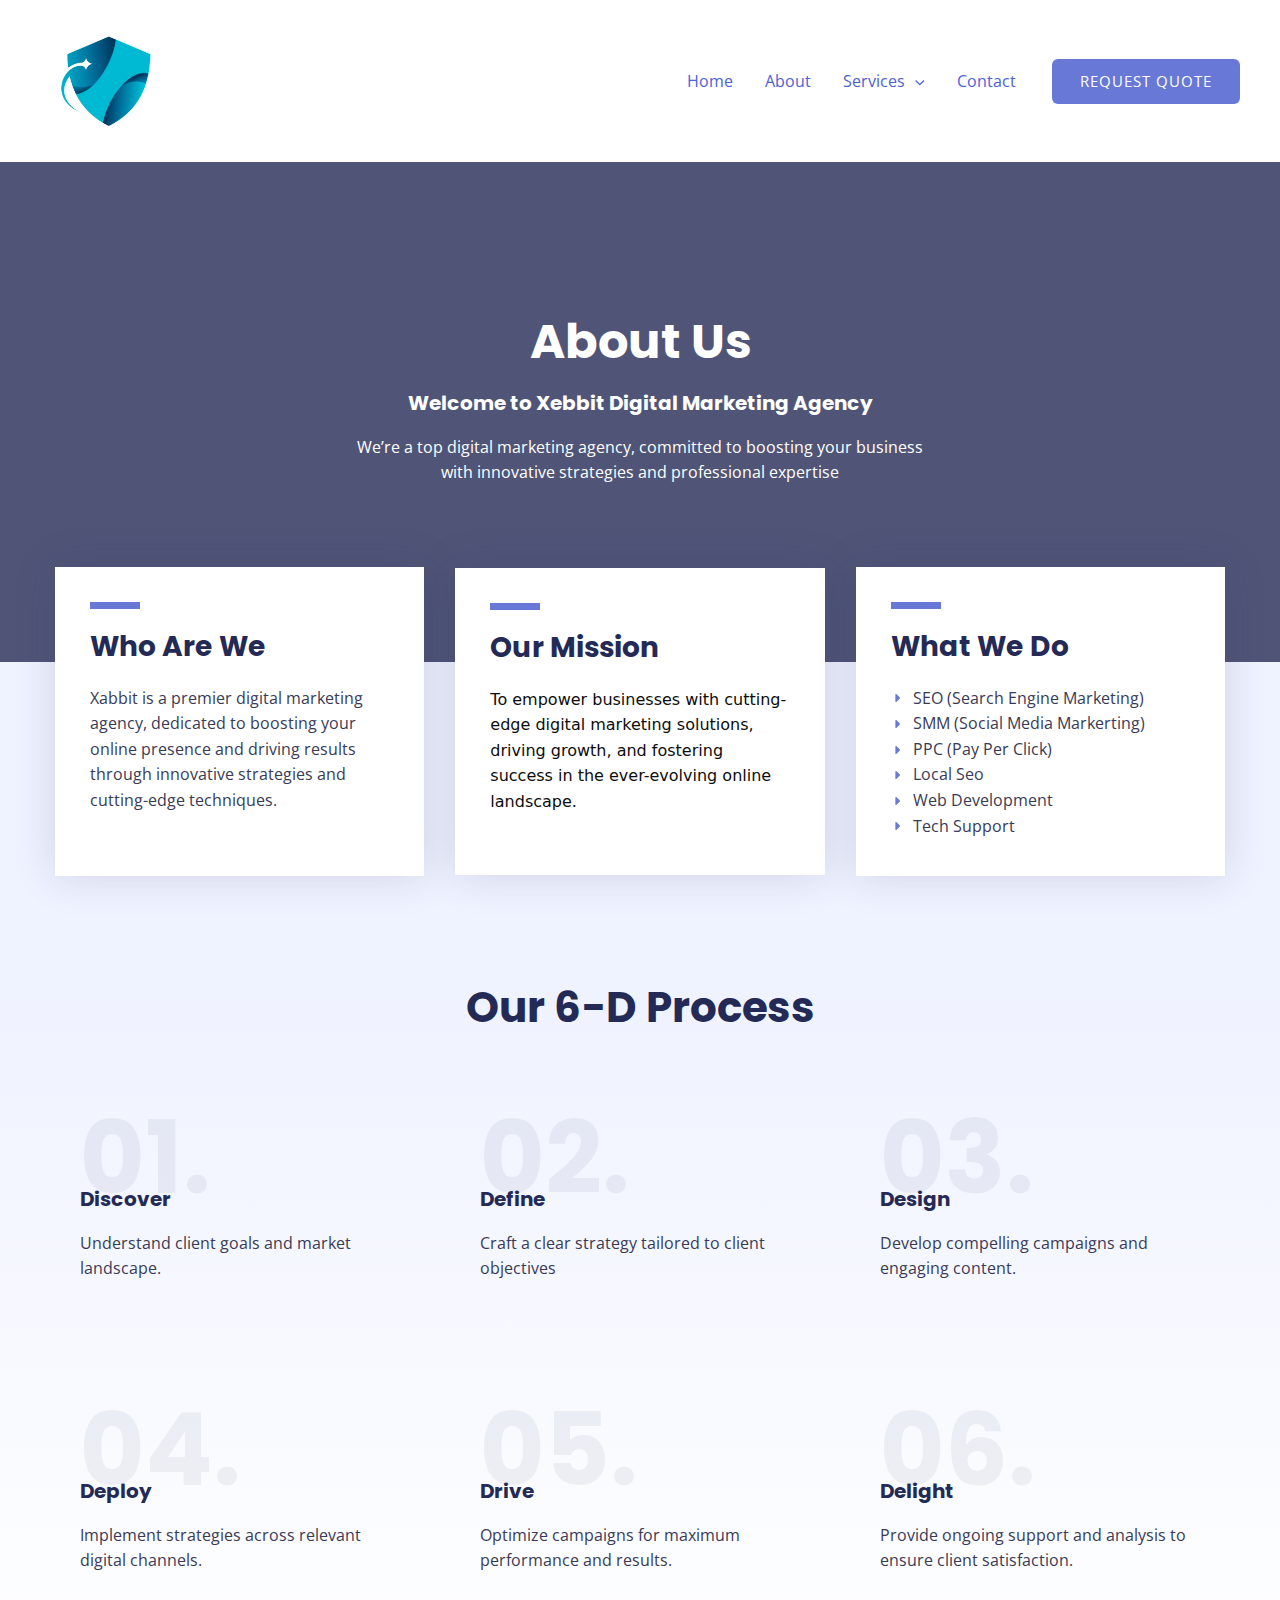
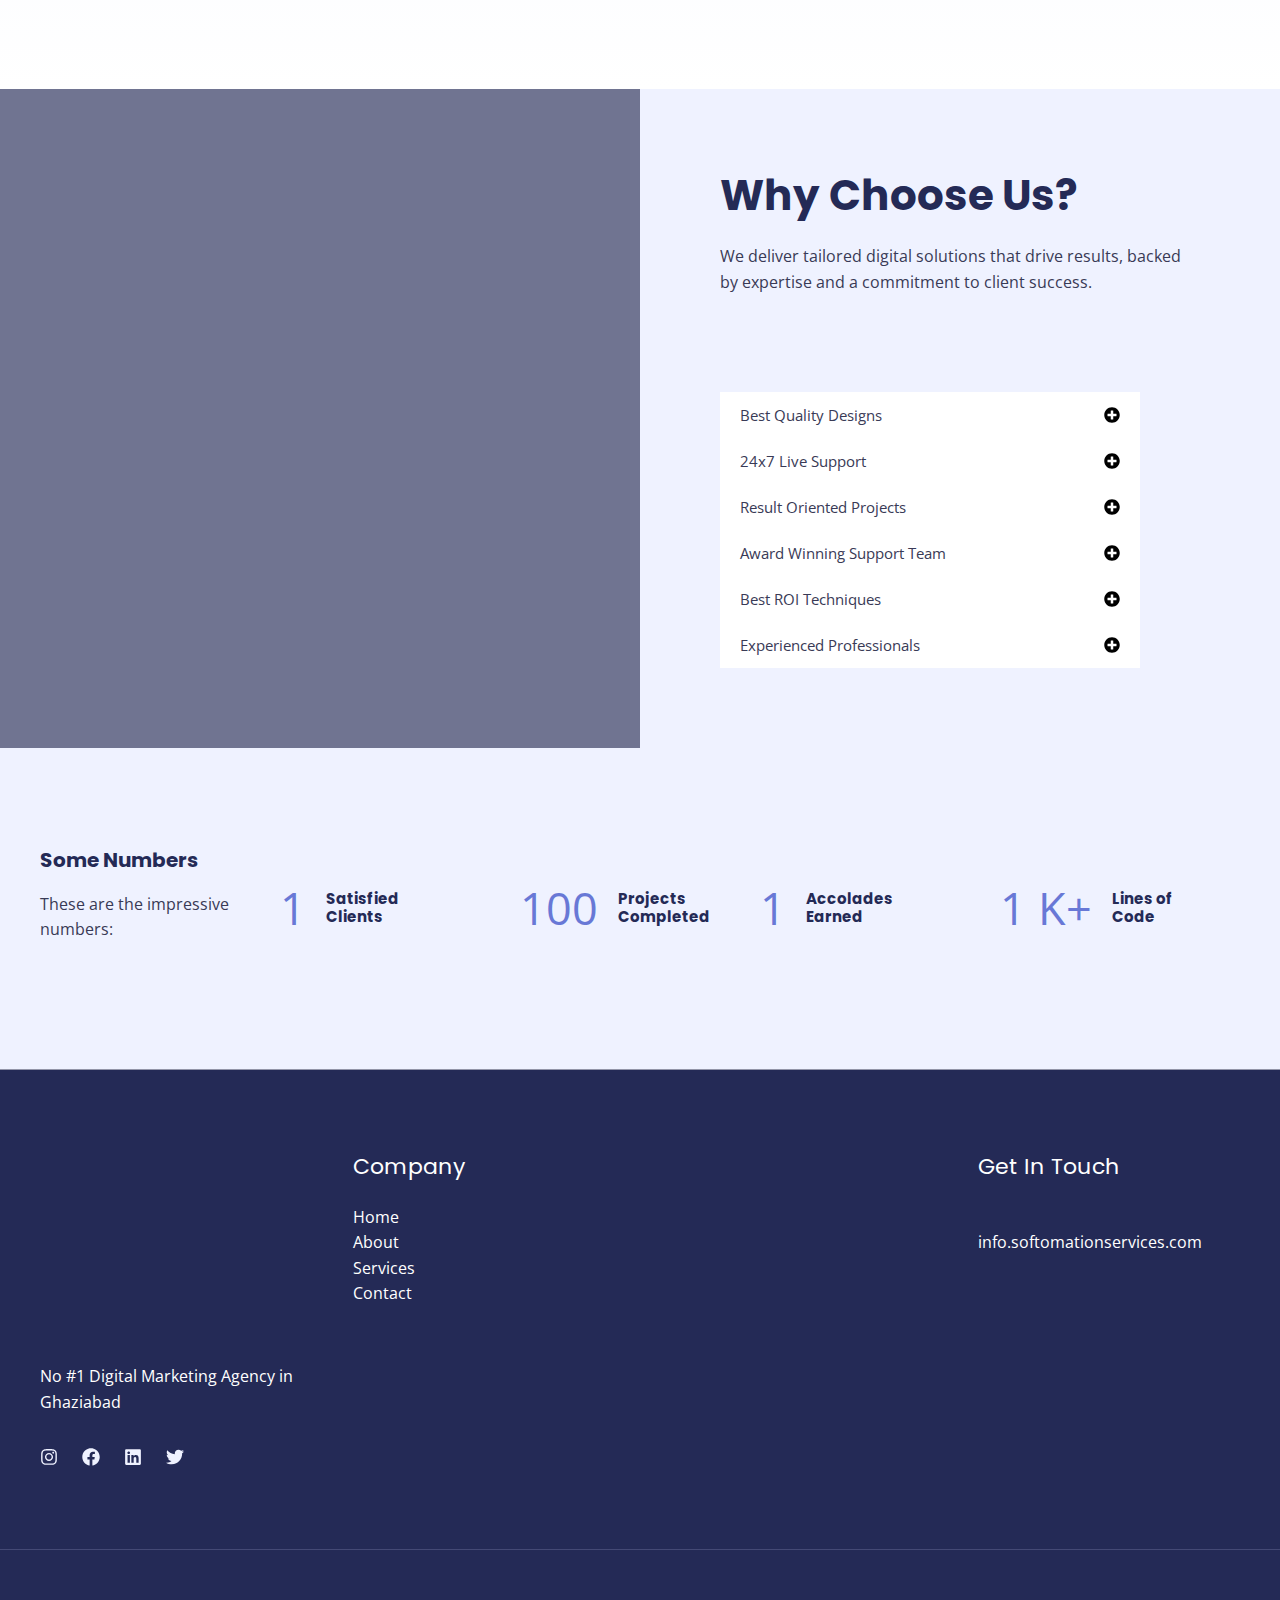
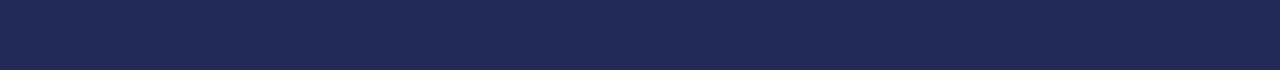
<file: about/index.html>
<!DOCTYPE html>
<html lang="en-US">
<head>
<meta charset="UTF-8">
<meta name="viewport" content="width=device-width, initial-scale=1">
	<link rel="profile" href="https://gmpg.org/xfn/11"> 
	<meta name='robots' content='index, follow, max-image-preview:large, max-snippet:-1, max-video-preview:-1' />

	<!-- This site is optimized with the Yoast SEO plugin v23.8 - https://yoast.com/wordpress/plugins/seo/ -->
	<title>About Us - Your Trusted Digital Marketing Partner</title>
	<meta name="description" content="Explore expertise and passion for online success. Partner with us for unparalleled digital marketing solutions | Xebbit" />
	<link rel="canonical" href="index.html" />
	<meta property="og:locale" content="en_US" />
	<meta property="og:type" content="article" />
	<meta property="og:title" content="About Us - Your Trusted Digital Marketing Partner | Xebbit" />
	<meta property="og:description" content="Explore expertise and passion for online success. Partner with us for unparalleled digital marketing solutions | Xebbit" />
	<meta property="og:url" content="https://xebbitsolutions.com/about/" />
	<meta property="article:modified_time" content="2024-03-18T12:23:38+00:00" />
	<meta name="twitter:card" content="summary_large_image" />
	<meta name="twitter:label1" content="Est. reading time" />
	<meta name="twitter:data1" content="2 minutes" />
	<script type="application/ld+json" class="yoast-schema-graph">{"@context":"https://schema.org","@graph":[{"@type":"WebPage","@id":"https://xebbitsolutions.com/about/","url":"https://xebbitsolutions.com/about/","name":"About Us - Your Trusted Digital Marketing Partner | Xebbit","isPartOf":{"@id":"https://xebbitsolutions.com/#website"},"datePublished":"2017-06-19T07:07:27+00:00","dateModified":"2024-03-18T12:23:38+00:00","description":"Explore Xebbit expertise and passion for online success. Partner with us for unparalleled digital marketing solutions | Xebbit","breadcrumb":{"@id":"https://xebbitsolutions.com/about/#breadcrumb"},"inLanguage":"en-US","potentialAction":[{"@type":"ReadAction","target":["https://xebbitsolutions.com/about/"]}]},{"@type":"BreadcrumbList","@id":"https://xebbitsolutions.com/about/#breadcrumb","itemListElement":[{"@type":"ListItem","position":1,"name":"Home","item":"https://xebbitsolutions.com/"},{"@type":"ListItem","position":2,"name":"About"}]},{"@type":"WebSite","@id":"https://xebbitsolutions.com/#website","url":"https://xebbitsolutions.com/","name":"","description":"","potentialAction":[{"@type":"SearchAction","target":{"@type":"EntryPoint","urlTemplate":"https://xebbitsolutions.com/?s={search_term_string}"},"query-input":{"@type":"PropertyValueSpecification","valueRequired":true,"valueName":"search_term_string"}}],"inLanguage":"en-US"}]}</script>
	<!-- / Yoast SEO plugin. -->


<link rel='dns-prefetch' href='https://patterns.hiive.cloud' />
<link rel='dns-prefetch' href='https://fonts.googleapis.com' />
<link rel="alternate" type="application/rss+xml" title=" &raquo; Feed" href="../feed/index.rss" />
<link rel="alternate" type="application/rss+xml" title=" &raquo; Comments Feed" href="../comments/feed/index.rss" />
<script>
window._wpemojiSettings = {"baseUrl":"https:\/\/s.w.org\/images\/core\/emoji\/15.0.3\/72x72\/","ext":".png","svgUrl":"https:\/\/s.w.org\/images\/core\/emoji\/15.0.3\/svg\/","svgExt":".svg","source":{"concatemoji":"https:\/\/xebbitsolutions.com\/wp-includes\/js\/wp-emoji-release.min.js?ver=6.7"}};
/*! This file is auto-generated */
!function(i,n){var o,s,e;function c(e){try{var t={supportTests:e,timestamp:(new Date).valueOf()};sessionStorage.setItem(o,JSON.stringify(t))}catch(e){}}function p(e,t,n){e.clearRect(0,0,e.canvas.width,e.canvas.height),e.fillText(t,0,0);var t=new Uint32Array(e.getImageData(0,0,e.canvas.width,e.canvas.height).data),r=(e.clearRect(0,0,e.canvas.width,e.canvas.height),e.fillText(n,0,0),new Uint32Array(e.getImageData(0,0,e.canvas.width,e.canvas.height).data));return t.every(function(e,t){return e===r[t]})}function u(e,t,n){switch(t){case"flag":return n(e,"\ud83c\udff3\ufe0f\u200d\u26a7\ufe0f","\ud83c\udff3\ufe0f\u200b\u26a7\ufe0f")?!1:!n(e,"\ud83c\uddfa\ud83c\uddf3","\ud83c\uddfa\u200b\ud83c\uddf3")&&!n(e,"\ud83c\udff4\udb40\udc67\udb40\udc62\udb40\udc65\udb40\udc6e\udb40\udc67\udb40\udc7f","\ud83c\udff4\u200b\udb40\udc67\u200b\udb40\udc62\u200b\udb40\udc65\u200b\udb40\udc6e\u200b\udb40\udc67\u200b\udb40\udc7f");case"emoji":return!n(e,"\ud83d\udc26\u200d\u2b1b","\ud83d\udc26\u200b\u2b1b")}return!1}function f(e,t,n){var r="undefined"!=typeof WorkerGlobalScope&&self instanceof WorkerGlobalScope?new OffscreenCanvas(300,150):i.createElement("canvas"),a=r.getContext("2d",{willReadFrequently:!0}),o=(a.textBaseline="top",a.font="600 32px Arial",{});return e.forEach(function(e){o[e]=t(a,e,n)}),o}function t(e){var t=i.createElement("script");t.src=e,t.defer=!0,i.head.appendChild(t)}"undefined"!=typeof Promise&&(o="wpEmojiSettingsSupports",s=["flag","emoji"],n.supports={everything:!0,everythingExceptFlag:!0},e=new Promise(function(e){i.addEventListener("DOMContentLoaded",e,{once:!0})}),new Promise(function(t){var n=function(){try{var e=JSON.parse(sessionStorage.getItem(o));if("object"==typeof e&&"number"==typeof e.timestamp&&(new Date).valueOf()<e.timestamp+604800&&"object"==typeof e.supportTests)return e.supportTests}catch(e){}return null}();if(!n){if("undefined"!=typeof Worker&&"undefined"!=typeof OffscreenCanvas&&"undefined"!=typeof URL&&URL.createObjectURL&&"undefined"!=typeof Blob)try{var e="postMessage("+f.toString()+"("+[JSON.stringify(s),u.toString(),p.toString()].join(",")+"));",r=new Blob([e],{type:"text/javascript"}),a=new Worker(URL.createObjectURL(r),{name:"wpTestEmojiSupports"});return void(a.onmessage=function(e){c(n=e.data),a.terminate(),t(n)})}catch(e){}c(n=f(s,u,p))}t(n)}).then(function(e){for(var t in e)n.supports[t]=e[t],n.supports.everything=n.supports.everything&&n.supports[t],"flag"!==t&&(n.supports.everythingExceptFlag=n.supports.everythingExceptFlag&&n.supports[t]);n.supports.everythingExceptFlag=n.supports.everythingExceptFlag&&!n.supports.flag,n.DOMReady=!1,n.readyCallback=function(){n.DOMReady=!0}}).then(function(){return e}).then(function(){var e;n.supports.everything||(n.readyCallback(),(e=n.source||{}).concatemoji?t(e.concatemoji):e.wpemoji&&e.twemoji&&(t(e.twemoji),t(e.wpemoji)))}))}((window,document),window._wpemojiSettings);
</script>
<link rel='stylesheet' id='astra-theme-css-css' href='../wp-content/themes/astra/assets/css/minified/main.min%EF%B9%96ver=4.8.5.css' media='all' />
<style id='astra-theme-css-inline-css'>:root{--ast-post-nav-space:0;--ast-container-default-xlg-padding:6.67em;--ast-container-default-lg-padding:5.67em;--ast-container-default-slg-padding:4.34em;--ast-container-default-md-padding:3.34em;--ast-container-default-sm-padding:6.67em;--ast-container-default-xs-padding:2.4em;--ast-container-default-xxs-padding:1.4em;--ast-code-block-background:#EEEEEE;--ast-comment-inputs-background:#FAFAFA;--ast-normal-container-width:1200px;--ast-narrow-container-width:750px;--ast-blog-title-font-weight:normal;--ast-blog-meta-weight:inherit;}html{font-size:100%;}a,.page-title{color:var(--ast-global-color-1);}a:hover,a:focus{color:var(--ast-global-color-1);}body,button,input,select,textarea,.ast-button,.ast-custom-button{font-family:'Open Sans',sans-serif;font-weight:400;font-size:16px;font-size:1rem;line-height:var(--ast-body-line-height,1.6em);}blockquote{color:var(--ast-global-color-3);}h1,.entry-content h1,.entry-content h1 a,h2,.entry-content h2,.entry-content h2 a,h3,.entry-content h3,.entry-content h3 a,h4,.entry-content h4,.entry-content h4 a,h5,.entry-content h5,.entry-content h5 a,h6,.entry-content h6,.entry-content h6 a,.site-title,.site-title a{font-family:'Poppins',sans-serif;font-weight:700;}.site-title{font-size:35px;font-size:2.1875rem;display:none;}header .custom-logo-link img{max-width:138px;width:138px;}.astra-logo-svg{width:138px;}.site-header .site-description{font-size:15px;font-size:0.9375rem;display:none;}.entry-title{font-size:30px;font-size:1.875rem;}.archive .ast-article-post .ast-article-inner,.blog .ast-article-post .ast-article-inner,.archive .ast-article-post .ast-article-inner:hover,.blog .ast-article-post .ast-article-inner:hover{overflow:hidden;}h1,.entry-content h1,.entry-content h1 a{font-size:48px;font-size:3rem;font-weight:700;font-family:'Poppins',sans-serif;line-height:1.2em;}h2,.entry-content h2,.entry-content h2 a{font-size:42px;font-size:2.625rem;font-family:'Poppins',sans-serif;line-height:1.3em;}h3,.entry-content h3,.entry-content h3 a{font-size:28px;font-size:1.75rem;font-family:'Poppins',sans-serif;line-height:1.3em;}h4,.entry-content h4,.entry-content h4 a{font-size:20px;font-size:1.25rem;line-height:1.2em;font-family:'Poppins',sans-serif;}h5,.entry-content h5,.entry-content h5 a{font-size:18px;font-size:1.125rem;line-height:1.2em;font-family:'Poppins',sans-serif;}h6,.entry-content h6,.entry-content h6 a{font-size:15px;font-size:0.9375rem;line-height:1.25em;font-family:'Poppins',sans-serif;}::selection{background-color:var(--ast-global-color-0);color:#ffffff;}body,h1,.entry-title a,.entry-content h1,.entry-content h1 a,h2,.entry-content h2,.entry-content h2 a,h3,.entry-content h3,.entry-content h3 a,h4,.entry-content h4,.entry-content h4 a,h5,.entry-content h5,.entry-content h5 a,h6,.entry-content h6,.entry-content h6 a{color:var(--ast-global-color-3);}.tagcloud a:hover,.tagcloud a:focus,.tagcloud a.current-item{color:#ffffff;border-color:var(--ast-global-color-1);background-color:var(--ast-global-color-1);}input:focus,input[type="text"]:focus,input[type="email"]:focus,input[type="url"]:focus,input[type="password"]:focus,input[type="reset"]:focus,input[type="search"]:focus,textarea:focus{border-color:var(--ast-global-color-1);}input[type="radio"]:checked,input[type=reset],input[type="checkbox"]:checked,input[type="checkbox"]:hover:checked,input[type="checkbox"]:focus:checked,input[type=range]::-webkit-slider-thumb{border-color:var(--ast-global-color-1);background-color:var(--ast-global-color-1);box-shadow:none;}.site-footer a:hover + .post-count,.site-footer a:focus + .post-count{background:var(--ast-global-color-1);border-color:var(--ast-global-color-1);}.single .nav-links .nav-previous,.single .nav-links .nav-next{color:var(--ast-global-color-1);}.entry-meta,.entry-meta *{line-height:1.45;color:var(--ast-global-color-1);}.entry-meta a:not(.ast-button):hover,.entry-meta a:not(.ast-button):hover *,.entry-meta a:not(.ast-button):focus,.entry-meta a:not(.ast-button):focus *,.page-links > .page-link,.page-links .page-link:hover,.post-navigation a:hover{color:var(--ast-global-color-1);}#cat option,.secondary .calendar_wrap thead a,.secondary .calendar_wrap thead a:visited{color:var(--ast-global-color-1);}.secondary .calendar_wrap #today,.ast-progress-val span{background:var(--ast-global-color-1);}.secondary a:hover + .post-count,.secondary a:focus + .post-count{background:var(--ast-global-color-1);border-color:var(--ast-global-color-1);}.calendar_wrap #today > a{color:#ffffff;}.page-links .page-link,.single .post-navigation a{color:var(--ast-global-color-1);}.ast-search-menu-icon .search-form button.search-submit{padding:0 4px;}.ast-search-menu-icon form.search-form{padding-right:0;}.ast-search-menu-icon.slide-search input.search-field{width:0;}.ast-header-search .ast-search-menu-icon.ast-dropdown-active .search-form,.ast-header-search .ast-search-menu-icon.ast-dropdown-active .search-field:focus{transition:all 0.2s;}.search-form input.search-field:focus{outline:none;}.wp-block-latest-posts > li > a{color:var(--ast-global-color-2);}.widget-title,.widget .wp-block-heading{font-size:22px;font-size:1.375rem;color:var(--ast-global-color-3);}.ast-search-menu-icon.slide-search a:focus-visible:focus-visible,.astra-search-icon:focus-visible,#close:focus-visible,a:focus-visible,.ast-menu-toggle:focus-visible,.site .skip-link:focus-visible,.wp-block-loginout input:focus-visible,.wp-block-search.wp-block-search__button-inside .wp-block-search__inside-wrapper,.ast-header-navigation-arrow:focus-visible,.woocommerce .wc-proceed-to-checkout > .checkout-button:focus-visible,.woocommerce .woocommerce-MyAccount-navigation ul li a:focus-visible,.ast-orders-table__row .ast-orders-table__cell:focus-visible,.woocommerce .woocommerce-order-details .order-again > .button:focus-visible,.woocommerce .woocommerce-message a.button.wc-forward:focus-visible,.woocommerce #minus_qty:focus-visible,.woocommerce #plus_qty:focus-visible,a#ast-apply-coupon:focus-visible,.woocommerce .woocommerce-info a:focus-visible,.woocommerce .astra-shop-summary-wrap a:focus-visible,.woocommerce a.wc-forward:focus-visible,#ast-apply-coupon:focus-visible,.woocommerce-js .woocommerce-mini-cart-item a.remove:focus-visible,#close:focus-visible,.button.search-submit:focus-visible,#search_submit:focus,.normal-search:focus-visible,.ast-header-account-wrap:focus-visible,.woocommerce .ast-on-card-button.ast-quick-view-trigger:focus{outline-style:dotted;outline-color:inherit;outline-width:thin;}input:focus,input[type="text"]:focus,input[type="email"]:focus,input[type="url"]:focus,input[type="password"]:focus,input[type="reset"]:focus,input[type="search"]:focus,input[type="number"]:focus,textarea:focus,.wp-block-search__input:focus,[data-section="section-header-mobile-trigger"] .ast-button-wrap .ast-mobile-menu-trigger-minimal:focus,.ast-mobile-popup-drawer.active .menu-toggle-close:focus,.woocommerce-ordering select.orderby:focus,#ast-scroll-top:focus,#coupon_code:focus,.woocommerce-page #comment:focus,.woocommerce #reviews #respond input#submit:focus,.woocommerce a.add_to_cart_button:focus,.woocommerce .button.single_add_to_cart_button:focus,.woocommerce .woocommerce-cart-form button:focus,.woocommerce .woocommerce-cart-form__cart-item .quantity .qty:focus,.woocommerce .woocommerce-billing-fields .woocommerce-billing-fields__field-wrapper .woocommerce-input-wrapper > .input-text:focus,.woocommerce #order_comments:focus,.woocommerce #place_order:focus,.woocommerce .woocommerce-address-fields .woocommerce-address-fields__field-wrapper .woocommerce-input-wrapper > .input-text:focus,.woocommerce .woocommerce-MyAccount-content form button:focus,.woocommerce .woocommerce-MyAccount-content .woocommerce-EditAccountForm .woocommerce-form-row .woocommerce-Input.input-text:focus,.woocommerce .ast-woocommerce-container .woocommerce-pagination ul.page-numbers li a:focus,body #content .woocommerce form .form-row .select2-container--default .select2-selection--single:focus,#ast-coupon-code:focus,.woocommerce.woocommerce-js .quantity input[type=number]:focus,.woocommerce-js .woocommerce-mini-cart-item .quantity input[type=number]:focus,.woocommerce p#ast-coupon-trigger:focus{border-style:dotted;border-color:inherit;border-width:thin;}input{outline:none;}.ast-logo-title-inline .site-logo-img{padding-right:1em;}.site-logo-img img{ transition:all 0.2s linear;}body .ast-oembed-container *{position:absolute;top:0;width:100%;height:100%;left:0;}body .wp-block-embed-pocket-casts .ast-oembed-container *{position:unset;}.ast-single-post-featured-section + article {margin-top: 2em;}.site-content .ast-single-post-featured-section img {width: 100%;overflow: hidden;object-fit: cover;}.site > .ast-single-related-posts-container {margin-top: 0;}@media (min-width: 769px) {.ast-desktop .ast-container--narrow {max-width: var(--ast-narrow-container-width);margin: 0 auto;}}.ast-page-builder-template .hentry {margin: 0;}.ast-page-builder-template .site-content > .ast-container {max-width: 100%;padding: 0;}.ast-page-builder-template .site .site-content #primary {padding: 0;margin: 0;}.ast-page-builder-template .no-results {text-align: center;margin: 4em auto;}.ast-page-builder-template .ast-pagination {padding: 2em;}.ast-page-builder-template .entry-header.ast-no-title.ast-no-thumbnail {margin-top: 0;}.ast-page-builder-template .entry-header.ast-header-without-markup {margin-top: 0;margin-bottom: 0;}.ast-page-builder-template .entry-header.ast-no-title.ast-no-meta {margin-bottom: 0;}.ast-page-builder-template.single .post-navigation {padding-bottom: 2em;}.ast-page-builder-template.single-post .site-content > .ast-container {max-width: 100%;}.ast-page-builder-template .entry-header {margin-top: 4em;margin-left: auto;margin-right: auto;padding-left: 20px;padding-right: 20px;}.single.ast-page-builder-template .entry-header {padding-left: 20px;padding-right: 20px;}.ast-page-builder-template .ast-archive-description {margin: 4em auto 0;padding-left: 20px;padding-right: 20px;}.ast-page-builder-template.ast-no-sidebar .entry-content .alignwide {margin-left: 0;margin-right: 0;}@media (max-width:768.9px){#ast-desktop-header{display:none;}}@media (min-width:769px){#ast-mobile-header{display:none;}}.wp-block-buttons.aligncenter{justify-content:center;}.wp-block-buttons .wp-block-button.is-style-outline .wp-block-button__link.wp-element-button,.ast-outline-button,.wp-block-uagb-buttons-child .uagb-buttons-repeater.ast-outline-button{border-top-width:2px;border-right-width:2px;border-bottom-width:2px;border-left-width:2px;font-family:inherit;font-weight:400;font-size:15px;font-size:0.9375rem;line-height:1em;border-top-left-radius:6px;border-top-right-radius:6px;border-bottom-right-radius:6px;border-bottom-left-radius:6px;}.wp-block-button .wp-block-button__link.wp-element-button.is-style-outline:not(.has-background),.wp-block-button.is-style-outline>.wp-block-button__link.wp-element-button:not(.has-background),.ast-outline-button{background-color:transparent;}.entry-content[data-ast-blocks-layout] > figure{margin-bottom:1em;}@media (max-width:768px){.ast-separate-container #primary,.ast-separate-container #secondary{padding:1.5em 0;}#primary,#secondary{padding:1.5em 0;margin:0;}.ast-left-sidebar #content > .ast-container{display:flex;flex-direction:column-reverse;width:100%;}.ast-separate-container .ast-article-post,.ast-separate-container .ast-article-single{padding:1.5em 2.14em;}.ast-author-box img.avatar{margin:20px 0 0 0;}}@media (min-width:769px){.ast-separate-container.ast-right-sidebar #primary,.ast-separate-container.ast-left-sidebar #primary{border:0;}.search-no-results.ast-separate-container #primary{margin-bottom:4em;}}.elementor-button-wrapper .elementor-button{border-style:solid;text-decoration:none;border-top-width:0px;border-right-width:0px;border-left-width:0px;border-bottom-width:0px;}body .elementor-button.elementor-size-sm,body .elementor-button.elementor-size-xs,body .elementor-button.elementor-size-md,body .elementor-button.elementor-size-lg,body .elementor-button.elementor-size-xl,body .elementor-button{border-top-left-radius:6px;border-top-right-radius:6px;border-bottom-right-radius:6px;border-bottom-left-radius:6px;padding-top:17px;padding-right:35px;padding-bottom:17px;padding-left:35px;}.elementor-button-wrapper .elementor-button{border-color:var(--ast-global-color-0);background-color:var(--ast-global-color-0);}.elementor-button-wrapper .elementor-button:hover,.elementor-button-wrapper .elementor-button:focus{color:#ffffff;background-color:var(--ast-global-color-1);border-color:var(--ast-global-color-1);}.wp-block-button .wp-block-button__link ,.elementor-button-wrapper .elementor-button,.elementor-button-wrapper .elementor-button:visited{color:#ffffff;}.elementor-button-wrapper .elementor-button{font-weight:400;font-size:15px;font-size:0.9375rem;line-height:1em;text-transform:uppercase;letter-spacing:1px;}body .elementor-button.elementor-size-sm,body .elementor-button.elementor-size-xs,body .elementor-button.elementor-size-md,body .elementor-button.elementor-size-lg,body .elementor-button.elementor-size-xl,body .elementor-button{font-size:15px;font-size:0.9375rem;}.wp-block-button .wp-block-button__link:hover,.wp-block-button .wp-block-button__link:focus{color:#ffffff;background-color:var(--ast-global-color-1);border-color:var(--ast-global-color-1);}.elementor-widget-heading h1.elementor-heading-title{line-height:1.2em;}.elementor-widget-heading h2.elementor-heading-title{line-height:1.3em;}.elementor-widget-heading h3.elementor-heading-title{line-height:1.3em;}.elementor-widget-heading h4.elementor-heading-title{line-height:1.2em;}.elementor-widget-heading h5.elementor-heading-title{line-height:1.2em;}.elementor-widget-heading h6.elementor-heading-title{line-height:1.25em;}.wp-block-button .wp-block-button__link,.wp-block-search .wp-block-search__button,body .wp-block-file .wp-block-file__button{border-style:solid;border-top-width:0px;border-right-width:0px;border-left-width:0px;border-bottom-width:0px;border-color:var(--ast-global-color-0);background-color:var(--ast-global-color-0);color:#ffffff;font-family:inherit;font-weight:400;line-height:1em;text-transform:uppercase;letter-spacing:1px;font-size:15px;font-size:0.9375rem;border-top-left-radius:6px;border-top-right-radius:6px;border-bottom-right-radius:6px;border-bottom-left-radius:6px;padding-top:17px;padding-right:35px;padding-bottom:17px;padding-left:35px;}.menu-toggle,button,.ast-button,.ast-custom-button,.button,input#submit,input[type="button"],input[type="submit"],input[type="reset"],form[CLASS*="wp-block-search__"].wp-block-search .wp-block-search__inside-wrapper .wp-block-search__button,body .wp-block-file .wp-block-file__button,.woocommerce-js a.button,.woocommerce button.button,.woocommerce .woocommerce-message a.button,.woocommerce #respond input#submit.alt,.woocommerce input.button.alt,.woocommerce input.button,.woocommerce input.button:disabled,.woocommerce input.button:disabled[disabled],.woocommerce input.button:disabled:hover,.woocommerce input.button:disabled[disabled]:hover,.woocommerce #respond input#submit,.woocommerce button.button.alt.disabled,.wc-block-grid__products .wc-block-grid__product .wp-block-button__link,.wc-block-grid__product-onsale,[CLASS*="wc-block"] button,.woocommerce-js .astra-cart-drawer .astra-cart-drawer-content .woocommerce-mini-cart__buttons .button:not(.checkout):not(.ast-continue-shopping),.woocommerce-js .astra-cart-drawer .astra-cart-drawer-content .woocommerce-mini-cart__buttons a.checkout,.woocommerce button.button.alt.disabled.wc-variation-selection-needed,[CLASS*="wc-block"] .wc-block-components-button{border-style:solid;border-top-width:0px;border-right-width:0px;border-left-width:0px;border-bottom-width:0px;color:#ffffff;border-color:var(--ast-global-color-0);background-color:var(--ast-global-color-0);padding-top:17px;padding-right:35px;padding-bottom:17px;padding-left:35px;font-family:inherit;font-weight:400;font-size:15px;font-size:0.9375rem;line-height:1em;text-transform:uppercase;letter-spacing:1px;border-top-left-radius:6px;border-top-right-radius:6px;border-bottom-right-radius:6px;border-bottom-left-radius:6px;}button:focus,.menu-toggle:hover,button:hover,.ast-button:hover,.ast-custom-button:hover .button:hover,.ast-custom-button:hover ,input[type=reset]:hover,input[type=reset]:focus,input#submit:hover,input#submit:focus,input[type="button"]:hover,input[type="button"]:focus,input[type="submit"]:hover,input[type="submit"]:focus,form[CLASS*="wp-block-search__"].wp-block-search .wp-block-search__inside-wrapper .wp-block-search__button:hover,form[CLASS*="wp-block-search__"].wp-block-search .wp-block-search__inside-wrapper .wp-block-search__button:focus,body .wp-block-file .wp-block-file__button:hover,body .wp-block-file .wp-block-file__button:focus,.woocommerce-js a.button:hover,.woocommerce button.button:hover,.woocommerce .woocommerce-message a.button:hover,.woocommerce #respond input#submit:hover,.woocommerce #respond input#submit.alt:hover,.woocommerce input.button.alt:hover,.woocommerce input.button:hover,.woocommerce button.button.alt.disabled:hover,.wc-block-grid__products .wc-block-grid__product .wp-block-button__link:hover,[CLASS*="wc-block"] button:hover,.woocommerce-js .astra-cart-drawer .astra-cart-drawer-content .woocommerce-mini-cart__buttons .button:not(.checkout):not(.ast-continue-shopping):hover,.woocommerce-js .astra-cart-drawer .astra-cart-drawer-content .woocommerce-mini-cart__buttons a.checkout:hover,.woocommerce button.button.alt.disabled.wc-variation-selection-needed:hover,[CLASS*="wc-block"] .wc-block-components-button:hover,[CLASS*="wc-block"] .wc-block-components-button:focus{color:#ffffff;background-color:var(--ast-global-color-1);border-color:var(--ast-global-color-1);}@media (max-width:768px){.ast-mobile-header-stack .main-header-bar .ast-search-menu-icon{display:inline-block;}.ast-header-break-point.ast-header-custom-item-outside .ast-mobile-header-stack .main-header-bar .ast-search-icon{margin:0;}.ast-comment-avatar-wrap img{max-width:2.5em;}.ast-comment-meta{padding:0 1.8888em 1.3333em;}.ast-separate-container .ast-comment-list li.depth-1{padding:1.5em 2.14em;}.ast-separate-container .comment-respond{padding:2em 2.14em;}}@media (min-width:544px){.ast-container{max-width:100%;}}@media (max-width:544px){.ast-separate-container .ast-article-post,.ast-separate-container .ast-article-single,.ast-separate-container .comments-title,.ast-separate-container .ast-archive-description{padding:1.5em 1em;}.ast-separate-container #content .ast-container{padding-left:0.54em;padding-right:0.54em;}.ast-separate-container .ast-comment-list .bypostauthor{padding:.5em;}.ast-search-menu-icon.ast-dropdown-active .search-field{width:170px;}} #ast-mobile-header .ast-site-header-cart-li a{pointer-events:none;}body,.ast-separate-container{background-color:var(--ast-global-color-4);background-image:none;}@media (max-width:768px){.site-title{display:none;}.site-header .site-description{display:none;}h1,.entry-content h1,.entry-content h1 a{font-size:40px;}h2,.entry-content h2,.entry-content h2 a{font-size:35px;}h3,.entry-content h3,.entry-content h3 a{font-size:24px;}.astra-logo-svg{width:140px;}header .custom-logo-link img,.ast-header-break-point .site-logo-img .custom-mobile-logo-link img{max-width:140px;width:140px;}}@media (max-width:544px){.site-title{display:none;}.site-header .site-description{display:none;}h1,.entry-content h1,.entry-content h1 a{font-size:28px;}h2,.entry-content h2,.entry-content h2 a{font-size:24px;}h3,.entry-content h3,.entry-content h3 a{font-size:20px;}h4,.entry-content h4,.entry-content h4 a{font-size:18px;font-size:1.125rem;}h5,.entry-content h5,.entry-content h5 a{font-size:17px;font-size:1.0625rem;}h6,.entry-content h6,.entry-content h6 a{font-size:15px;font-size:0.9375rem;}header .custom-logo-link img,.ast-header-break-point .site-branding img,.ast-header-break-point .custom-logo-link img{max-width:120px;width:120px;}.astra-logo-svg{width:120px;}.ast-header-break-point .site-logo-img .custom-mobile-logo-link img{max-width:120px;}}@media (max-width:768px){html{font-size:91.2%;}}@media (max-width:544px){html{font-size:91.2%;}}@media (min-width:769px){.ast-container{max-width:1240px;}}@media (min-width:769px){.site-content .ast-container{display:flex;}}@media (max-width:768px){.site-content .ast-container{flex-direction:column;}}@media (min-width:769px){.main-header-menu .sub-menu .menu-item.ast-left-align-sub-menu:hover > .sub-menu,.main-header-menu .sub-menu .menu-item.ast-left-align-sub-menu.focus > .sub-menu{margin-left:-2px;}}.ast-theme-transparent-header [data-section="section-header-mobile-trigger"] .ast-button-wrap .ast-mobile-menu-trigger-fill,.ast-theme-transparent-header [data-section="section-header-mobile-trigger"] .ast-button-wrap .ast-mobile-menu-trigger-minimal{border:none;}.site .comments-area{padding-bottom:3em;}.wp-block-file {display: flex;align-items: center;flex-wrap: wrap;justify-content: space-between;}.wp-block-pullquote {border: none;}.wp-block-pullquote blockquote::before {content: "\201D";font-family: "Helvetica",sans-serif;display: flex;transform: rotate( 180deg );font-size: 6rem;font-style: normal;line-height: 1;font-weight: bold;align-items: center;justify-content: center;}.has-text-align-right > blockquote::before {justify-content: flex-start;}.has-text-align-left > blockquote::before {justify-content: flex-end;}figure.wp-block-pullquote.is-style-solid-color blockquote {max-width: 100%;text-align: inherit;}:root {--wp--custom--ast-default-block-top-padding: 3em;--wp--custom--ast-default-block-right-padding: 3em;--wp--custom--ast-default-block-bottom-padding: 3em;--wp--custom--ast-default-block-left-padding: 3em;--wp--custom--ast-container-width: 1200px;--wp--custom--ast-content-width-size: 1200px;--wp--custom--ast-wide-width-size: calc(1200px + var(--wp--custom--ast-default-block-left-padding) + var(--wp--custom--ast-default-block-right-padding));}.ast-narrow-container {--wp--custom--ast-content-width-size: 750px;--wp--custom--ast-wide-width-size: 750px;}@media(max-width: 768px) {:root {--wp--custom--ast-default-block-top-padding: 3em;--wp--custom--ast-default-block-right-padding: 2em;--wp--custom--ast-default-block-bottom-padding: 3em;--wp--custom--ast-default-block-left-padding: 2em;}}@media(max-width: 544px) {:root {--wp--custom--ast-default-block-top-padding: 3em;--wp--custom--ast-default-block-right-padding: 1.5em;--wp--custom--ast-default-block-bottom-padding: 3em;--wp--custom--ast-default-block-left-padding: 1.5em;}}.entry-content > .wp-block-group,.entry-content > .wp-block-cover,.entry-content > .wp-block-columns {padding-top: var(--wp--custom--ast-default-block-top-padding);padding-right: var(--wp--custom--ast-default-block-right-padding);padding-bottom: var(--wp--custom--ast-default-block-bottom-padding);padding-left: var(--wp--custom--ast-default-block-left-padding);}.ast-plain-container.ast-no-sidebar .entry-content > .alignfull,.ast-page-builder-template .ast-no-sidebar .entry-content > .alignfull {margin-left: calc( -50vw + 50%);margin-right: calc( -50vw + 50%);max-width: 100vw;width: 100vw;}.ast-plain-container.ast-no-sidebar .entry-content .alignfull .alignfull,.ast-page-builder-template.ast-no-sidebar .entry-content .alignfull .alignfull,.ast-plain-container.ast-no-sidebar .entry-content .alignfull .alignwide,.ast-page-builder-template.ast-no-sidebar .entry-content .alignfull .alignwide,.ast-plain-container.ast-no-sidebar .entry-content .alignwide .alignfull,.ast-page-builder-template.ast-no-sidebar .entry-content .alignwide .alignfull,.ast-plain-container.ast-no-sidebar .entry-content .alignwide .alignwide,.ast-page-builder-template.ast-no-sidebar .entry-content .alignwide .alignwide,.ast-plain-container.ast-no-sidebar .entry-content .wp-block-column .alignfull,.ast-page-builder-template.ast-no-sidebar .entry-content .wp-block-column .alignfull,.ast-plain-container.ast-no-sidebar .entry-content .wp-block-column .alignwide,.ast-page-builder-template.ast-no-sidebar .entry-content .wp-block-column .alignwide {margin-left: auto;margin-right: auto;width: 100%;}[data-ast-blocks-layout] .wp-block-separator:not(.is-style-dots) {height: 0;}[data-ast-blocks-layout] .wp-block-separator {margin: 20px auto;}[data-ast-blocks-layout] .wp-block-separator:not(.is-style-wide):not(.is-style-dots) {max-width: 100px;}[data-ast-blocks-layout] .wp-block-separator.has-background {padding: 0;}.entry-content[data-ast-blocks-layout] > * {max-width: var(--wp--custom--ast-content-width-size);margin-left: auto;margin-right: auto;}.entry-content[data-ast-blocks-layout] > .alignwide {max-width: var(--wp--custom--ast-wide-width-size);}.entry-content[data-ast-blocks-layout] .alignfull {max-width: none;}.ast-full-width-layout .entry-content[data-ast-blocks-layout] .is-layout-constrained.wp-block-cover-is-layout-constrained > *,.ast-full-width-layout .entry-content[data-ast-blocks-layout] .is-layout-constrained.wp-block-group-is-layout-constrained > * {max-width: var(--wp--custom--ast-content-width-size);margin-left: auto;margin-right: auto;}.entry-content .wp-block-columns {margin-bottom: 0;}blockquote {margin: 1.5em;border-color: rgba(0,0,0,0.05);}.wp-block-quote:not(.has-text-align-right):not(.has-text-align-center) {border-left: 5px solid rgba(0,0,0,0.05);}.has-text-align-right > blockquote,blockquote.has-text-align-right {border-right: 5px solid rgba(0,0,0,0.05);}.has-text-align-left > blockquote,blockquote.has-text-align-left {border-left: 5px solid rgba(0,0,0,0.05);}.wp-block-site-tagline,.wp-block-latest-posts .read-more {margin-top: 15px;}.wp-block-loginout p label {display: block;}.wp-block-loginout p:not(.login-remember):not(.login-submit) input {width: 100%;}.wp-block-loginout input:focus {border-color: transparent;}.wp-block-loginout input:focus {outline: thin dotted;}.entry-content .wp-block-media-text .wp-block-media-text__content {padding: 0 0 0 8%;}.entry-content .wp-block-media-text.has-media-on-the-right .wp-block-media-text__content {padding: 0 8% 0 0;}.entry-content .wp-block-media-text.has-background .wp-block-media-text__content {padding: 8%;}.entry-content .wp-block-cover:not([class*="background-color"]) .wp-block-cover__inner-container,.entry-content .wp-block-cover:not([class*="background-color"]) .wp-block-cover-image-text,.entry-content .wp-block-cover:not([class*="background-color"]) .wp-block-cover-text,.entry-content .wp-block-cover-image:not([class*="background-color"]) .wp-block-cover__inner-container,.entry-content .wp-block-cover-image:not([class*="background-color"]) .wp-block-cover-image-text,.entry-content .wp-block-cover-image:not([class*="background-color"]) .wp-block-cover-text {color: var(--ast-global-color-5);}.wp-block-loginout .login-remember input {width: 1.1rem;height: 1.1rem;margin: 0 5px 4px 0;vertical-align: middle;}.wp-block-latest-posts > li > *:first-child,.wp-block-latest-posts:not(.is-grid) > li:first-child {margin-top: 0;}.entry-content > .wp-block-buttons,.entry-content > .wp-block-uagb-buttons {margin-bottom: 1.5em;}.wp-block-search__inside-wrapper .wp-block-search__input {padding: 0 10px;color: var(--ast-global-color-3);background: var(--ast-global-color-5);border-color: var(--ast-border-color);}.wp-block-latest-posts .read-more {margin-bottom: 1.5em;}.wp-block-search__no-button .wp-block-search__inside-wrapper .wp-block-search__input {padding-top: 5px;padding-bottom: 5px;}.wp-block-latest-posts .wp-block-latest-posts__post-date,.wp-block-latest-posts .wp-block-latest-posts__post-author {font-size: 1rem;}.wp-block-latest-posts > li > *,.wp-block-latest-posts:not(.is-grid) > li {margin-top: 12px;margin-bottom: 12px;}.ast-page-builder-template .entry-content[data-ast-blocks-layout] > *,.ast-page-builder-template .entry-content[data-ast-blocks-layout] > .alignfull > * {max-width: none;}.ast-page-builder-template .entry-content[data-ast-blocks-layout] > .alignwide > * {max-width: var(--wp--custom--ast-wide-width-size);}.ast-page-builder-template .entry-content[data-ast-blocks-layout] > .inherit-container-width > *,.ast-page-builder-template .entry-content[data-ast-blocks-layout] > * > *,.entry-content[data-ast-blocks-layout] > .wp-block-cover .wp-block-cover__inner-container {max-width: var(--wp--custom--ast-content-width-size) ;margin-left: auto;margin-right: auto;}.entry-content[data-ast-blocks-layout] .wp-block-cover:not(.alignleft):not(.alignright) {width: auto;}@media(max-width: 1200px) {.ast-separate-container .entry-content > .alignfull,.ast-separate-container .entry-content[data-ast-blocks-layout] > .alignwide,.ast-plain-container .entry-content[data-ast-blocks-layout] > .alignwide,.ast-plain-container .entry-content .alignfull {margin-left: calc(-1 * min(var(--ast-container-default-xlg-padding),20px)) ;margin-right: calc(-1 * min(var(--ast-container-default-xlg-padding),20px));}}@media(min-width: 1201px) {.ast-separate-container .entry-content > .alignfull {margin-left: calc(-1 * var(--ast-container-default-xlg-padding) );margin-right: calc(-1 * var(--ast-container-default-xlg-padding) );}.ast-separate-container .entry-content[data-ast-blocks-layout] > .alignwide,.ast-plain-container .entry-content[data-ast-blocks-layout] > .alignwide {margin-left: calc(-1 * var(--wp--custom--ast-default-block-left-padding) );margin-right: calc(-1 * var(--wp--custom--ast-default-block-right-padding) );}}@media(min-width: 768px) {.ast-separate-container .entry-content .wp-block-group.alignwide:not(.inherit-container-width) > :where(:not(.alignleft):not(.alignright)),.ast-plain-container .entry-content .wp-block-group.alignwide:not(.inherit-container-width) > :where(:not(.alignleft):not(.alignright)) {max-width: calc( var(--wp--custom--ast-content-width-size) + 80px );}.ast-plain-container.ast-right-sidebar .entry-content[data-ast-blocks-layout] .alignfull,.ast-plain-container.ast-left-sidebar .entry-content[data-ast-blocks-layout] .alignfull {margin-left: -60px;margin-right: -60px;}}@media(min-width: 544px) {.entry-content > .alignleft {margin-right: 20px;}.entry-content > .alignright {margin-left: 20px;}}@media (max-width:544px){.wp-block-columns .wp-block-column:not(:last-child){margin-bottom:20px;}.wp-block-latest-posts{margin:0;}}@media( max-width: 600px ) {.entry-content .wp-block-media-text .wp-block-media-text__content,.entry-content .wp-block-media-text.has-media-on-the-right .wp-block-media-text__content {padding: 8% 0 0;}.entry-content .wp-block-media-text.has-background .wp-block-media-text__content {padding: 8%;}}.ast-page-builder-template .entry-header {padding-left: 0;}.ast-narrow-container .site-content .wp-block-uagb-image--align-full .wp-block-uagb-image__figure {max-width: 100%;margin-left: auto;margin-right: auto;}:root .has-ast-global-color-0-color{color:var(--ast-global-color-0);}:root .has-ast-global-color-0-background-color{background-color:var(--ast-global-color-0);}:root .wp-block-button .has-ast-global-color-0-color{color:var(--ast-global-color-0);}:root .wp-block-button .has-ast-global-color-0-background-color{background-color:var(--ast-global-color-0);}:root .has-ast-global-color-1-color{color:var(--ast-global-color-1);}:root .has-ast-global-color-1-background-color{background-color:var(--ast-global-color-1);}:root .wp-block-button .has-ast-global-color-1-color{color:var(--ast-global-color-1);}:root .wp-block-button .has-ast-global-color-1-background-color{background-color:var(--ast-global-color-1);}:root .has-ast-global-color-2-color{color:var(--ast-global-color-2);}:root .has-ast-global-color-2-background-color{background-color:var(--ast-global-color-2);}:root .wp-block-button .has-ast-global-color-2-color{color:var(--ast-global-color-2);}:root .wp-block-button .has-ast-global-color-2-background-color{background-color:var(--ast-global-color-2);}:root .has-ast-global-color-3-color{color:var(--ast-global-color-3);}:root .has-ast-global-color-3-background-color{background-color:var(--ast-global-color-3);}:root .wp-block-button .has-ast-global-color-3-color{color:var(--ast-global-color-3);}:root .wp-block-button .has-ast-global-color-3-background-color{background-color:var(--ast-global-color-3);}:root .has-ast-global-color-4-color{color:var(--ast-global-color-4);}:root .has-ast-global-color-4-background-color{background-color:var(--ast-global-color-4);}:root .wp-block-button .has-ast-global-color-4-color{color:var(--ast-global-color-4);}:root .wp-block-button .has-ast-global-color-4-background-color{background-color:var(--ast-global-color-4);}:root .has-ast-global-color-5-color{color:var(--ast-global-color-5);}:root .has-ast-global-color-5-background-color{background-color:var(--ast-global-color-5);}:root .wp-block-button .has-ast-global-color-5-color{color:var(--ast-global-color-5);}:root .wp-block-button .has-ast-global-color-5-background-color{background-color:var(--ast-global-color-5);}:root .has-ast-global-color-6-color{color:var(--ast-global-color-6);}:root .has-ast-global-color-6-background-color{background-color:var(--ast-global-color-6);}:root .wp-block-button .has-ast-global-color-6-color{color:var(--ast-global-color-6);}:root .wp-block-button .has-ast-global-color-6-background-color{background-color:var(--ast-global-color-6);}:root .has-ast-global-color-7-color{color:var(--ast-global-color-7);}:root .has-ast-global-color-7-background-color{background-color:var(--ast-global-color-7);}:root .wp-block-button .has-ast-global-color-7-color{color:var(--ast-global-color-7);}:root .wp-block-button .has-ast-global-color-7-background-color{background-color:var(--ast-global-color-7);}:root .has-ast-global-color-8-color{color:var(--ast-global-color-8);}:root .has-ast-global-color-8-background-color{background-color:var(--ast-global-color-8);}:root .wp-block-button .has-ast-global-color-8-color{color:var(--ast-global-color-8);}:root .wp-block-button .has-ast-global-color-8-background-color{background-color:var(--ast-global-color-8);}:root{--ast-global-color-0:#6878d6;--ast-global-color-1:#4d61d6;--ast-global-color-2:#242a56;--ast-global-color-3:#393a56;--ast-global-color-4:#eff2ff;--ast-global-color-5:#ffffff;--ast-global-color-6:#eff2ff;--ast-global-color-7:#242a56;--ast-global-color-8:#BFD1FF;}:root {--ast-border-color : #dddddd;}.ast-single-entry-banner {-js-display: flex;display: flex;flex-direction: column;justify-content: center;text-align: center;position: relative;background: #eeeeee;}.ast-single-entry-banner[data-banner-layout="layout-1"] {max-width: 1200px;background: inherit;padding: 20px 0;}.ast-single-entry-banner[data-banner-width-type="custom"] {margin: 0 auto;width: 100%;}.ast-single-entry-banner + .site-content .entry-header {margin-bottom: 0;}.site .ast-author-avatar {--ast-author-avatar-size: ;}a.ast-underline-text {text-decoration: underline;}.ast-container > .ast-terms-link {position: relative;display: block;}a.ast-button.ast-badge-tax {padding: 4px 8px;border-radius: 3px;font-size: inherit;}header.entry-header .entry-title{font-size:30px;font-size:1.875rem;}header.entry-header > *:not(:last-child){margin-bottom:10px;}.ast-archive-entry-banner {-js-display: flex;display: flex;flex-direction: column;justify-content: center;text-align: center;position: relative;background: #eeeeee;}.ast-archive-entry-banner[data-banner-width-type="custom"] {margin: 0 auto;width: 100%;}.ast-archive-entry-banner[data-banner-layout="layout-1"] {background: inherit;padding: 20px 0;text-align: left;}body.archive .ast-archive-description{max-width:1200px;width:100%;text-align:left;padding-top:3em;padding-right:3em;padding-bottom:3em;padding-left:3em;}body.archive .ast-archive-description .ast-archive-title,body.archive .ast-archive-description .ast-archive-title *{font-size:40px;font-size:2.5rem;}body.archive .ast-archive-description > *:not(:last-child){margin-bottom:10px;}@media (max-width:768px){body.archive .ast-archive-description{text-align:left;}}@media (max-width:544px){body.archive .ast-archive-description{text-align:left;}}@media (min-width:768px){.transparent-custom-logo{display:none;}}@media (max-width:768px){.transparent-custom-logo{display:block;}}@media (max-width:768px){.ast-transparent-desktop-logo{display:none;}}@media (max-width:768px){.ast-theme-transparent-header #masthead{position:absolute;left:0;right:0;}.ast-theme-transparent-header .main-header-bar,.ast-theme-transparent-header.ast-header-break-point .main-header-bar{background:none;}body.elementor-editor-active.ast-theme-transparent-header #masthead,.fl-builder-edit .ast-theme-transparent-header #masthead,body.vc_editor.ast-theme-transparent-header #masthead,body.brz-ed.ast-theme-transparent-header #masthead{z-index:0;}.ast-header-break-point.ast-replace-site-logo-transparent.ast-theme-transparent-header .custom-mobile-logo-link{display:none;}.ast-header-break-point.ast-replace-site-logo-transparent.ast-theme-transparent-header .transparent-custom-logo{display:inline-block;}.ast-theme-transparent-header .ast-above-header,.ast-theme-transparent-header .ast-above-header.ast-above-header-bar{background-image:none;background-color:transparent;}.ast-theme-transparent-header .ast-below-header,.ast-theme-transparent-header .ast-below-header.ast-below-header-bar{background-image:none;background-color:transparent;}}@media (max-width:768px){.ast-theme-transparent-header .ast-builder-menu .main-header-menu,.ast-theme-transparent-header .ast-builder-menu .main-header-menu .menu-link,.ast-theme-transparent-header [CLASS*="ast-builder-menu-"] .main-header-menu .menu-item > .menu-link,.ast-theme-transparent-header .ast-masthead-custom-menu-items,.ast-theme-transparent-header .ast-masthead-custom-menu-items a,.ast-theme-transparent-header .ast-builder-menu .main-header-menu .menu-item > .ast-menu-toggle,.ast-theme-transparent-header .ast-builder-menu .main-header-menu .menu-item > .ast-menu-toggle,.ast-theme-transparent-header .main-header-menu .menu-link{color:var(--ast-global-color-3);}.ast-theme-transparent-header .ast-builder-menu .main-header-menu .menu-item:hover > .menu-link,.ast-theme-transparent-header .ast-builder-menu .main-header-menu .menu-item:hover > .ast-menu-toggle,.ast-theme-transparent-header .ast-builder-menu .main-header-menu .ast-masthead-custom-menu-items a:hover,.ast-theme-transparent-header .ast-builder-menu .main-header-menu .focus > .menu-link,.ast-theme-transparent-header .ast-builder-menu .main-header-menu .focus > .ast-menu-toggle,.ast-theme-transparent-header .ast-builder-menu .main-header-menu .current-menu-item > .menu-link,.ast-theme-transparent-header .ast-builder-menu .main-header-menu .current-menu-ancestor > .menu-link,.ast-theme-transparent-header .ast-builder-menu .main-header-menu .current-menu-item > .ast-menu-toggle,.ast-theme-transparent-header .ast-builder-menu .main-header-menu .current-menu-ancestor > .ast-menu-toggle,.ast-theme-transparent-header [CLASS*="ast-builder-menu-"] .main-header-menu .current-menu-item > .menu-link,.ast-theme-transparent-header [CLASS*="ast-builder-menu-"] .main-header-menu .current-menu-ancestor > .menu-link,.ast-theme-transparent-header [CLASS*="ast-builder-menu-"] .main-header-menu .current-menu-item > .ast-menu-toggle,.ast-theme-transparent-header [CLASS*="ast-builder-menu-"] .main-header-menu .current-menu-ancestor > .ast-menu-toggle,.ast-theme-transparent-header .main-header-menu .menu-item:hover > .menu-link,.ast-theme-transparent-header .main-header-menu .current-menu-item > .menu-link,.ast-theme-transparent-header .main-header-menu .current-menu-ancestor > .menu-link{color:var(--ast-global-color-1);}}@media (max-width:768px){.ast-theme-transparent-header.ast-header-break-point #ast-mobile-header > .ast-main-header-wrap > .main-header-bar{border-bottom-width:0px;border-bottom-style:solid;}}.ast-breadcrumbs .trail-browse,.ast-breadcrumbs .trail-items,.ast-breadcrumbs .trail-items li{display:inline-block;margin:0;padding:0;border:none;background:inherit;text-indent:0;text-decoration:none;}.ast-breadcrumbs .trail-browse{font-size:inherit;font-style:inherit;font-weight:inherit;color:inherit;}.ast-breadcrumbs .trail-items{list-style:none;}.trail-items li::after{padding:0 0.3em;content:"\00bb";}.trail-items li:last-of-type::after{display:none;}h1,.entry-content h1,h2,.entry-content h2,h3,.entry-content h3,h4,.entry-content h4,h5,.entry-content h5,h6,.entry-content h6{color:var(--ast-global-color-2);}@media (max-width:768px){.ast-builder-grid-row-container.ast-builder-grid-row-tablet-3-firstrow .ast-builder-grid-row > *:first-child,.ast-builder-grid-row-container.ast-builder-grid-row-tablet-3-lastrow .ast-builder-grid-row > *:last-child{grid-column:1 / -1;}}@media (max-width:544px){.ast-builder-grid-row-container.ast-builder-grid-row-mobile-3-firstrow .ast-builder-grid-row > *:first-child,.ast-builder-grid-row-container.ast-builder-grid-row-mobile-3-lastrow .ast-builder-grid-row > *:last-child{grid-column:1 / -1;}}.ast-builder-layout-element[data-section="title_tagline"]{display:flex;}@media (max-width:768px){.ast-header-break-point .ast-builder-layout-element[data-section="title_tagline"]{display:flex;}}@media (max-width:544px){.ast-header-break-point .ast-builder-layout-element[data-section="title_tagline"]{display:flex;}}[data-section*="section-hb-button-"] .menu-link{display:none;}.ast-header-button-1[data-section*="section-hb-button-"] .ast-builder-button-wrap .ast-custom-button{line-height:1em;}.ast-header-button-1 .ast-custom-button{color:var(--ast-global-color-5);background:var(--ast-global-color-0);}.ast-header-button-1 .ast-custom-button:hover{color:var(--ast-global-color-3);background:var(--ast-global-color-5);}.ast-header-button-1[data-section*="section-hb-button-"] .ast-builder-button-wrap .ast-custom-button{padding-top:15px;padding-bottom:15px;padding-left:28px;padding-right:28px;}.ast-header-button-1[data-section="section-hb-button-1"]{display:flex;}@media (max-width:768px){.ast-header-break-point .ast-header-button-1[data-section="section-hb-button-1"]{display:none;}}@media (max-width:544px){.ast-header-break-point .ast-header-button-1[data-section="section-hb-button-1"]{display:flex;}}.ast-builder-menu-1{font-family:inherit;font-weight:inherit;}.ast-builder-menu-1 .sub-menu,.ast-builder-menu-1 .inline-on-mobile .sub-menu{border-top-width:1px;border-bottom-width:1px;border-right-width:1px;border-left-width:1px;border-color:#eaeaea;border-style:solid;}.ast-builder-menu-1 .sub-menu .sub-menu{top:-1px;}.ast-builder-menu-1 .main-header-menu > .menu-item > .sub-menu,.ast-builder-menu-1 .main-header-menu > .menu-item > .astra-full-megamenu-wrapper{margin-top:0px;}.ast-desktop .ast-builder-menu-1 .main-header-menu > .menu-item > .sub-menu:before,.ast-desktop .ast-builder-menu-1 .main-header-menu > .menu-item > .astra-full-megamenu-wrapper:before{height:calc( 0px + 1px + 5px );}.ast-desktop .ast-builder-menu-1 .menu-item .sub-menu .menu-link{border-bottom-width:1px;border-color:#eaeaea;border-style:solid;}.ast-desktop .ast-builder-menu-1 .menu-item .sub-menu:last-child > .menu-item > .menu-link{border-bottom-width:1px;}.ast-desktop .ast-builder-menu-1 .menu-item:last-child > .menu-item > .menu-link{border-bottom-width:0;}@media (max-width:768px){.ast-builder-menu-1 .main-header-menu .menu-item > .menu-link{color:var(--ast-global-color-3);}.ast-builder-menu-1 .menu-item > .ast-menu-toggle{color:var(--ast-global-color-3);}.ast-builder-menu-1 .menu-item:hover > .menu-link,.ast-builder-menu-1 .inline-on-mobile .menu-item:hover > .ast-menu-toggle{color:var(--ast-global-color-1);}.ast-builder-menu-1 .menu-item:hover > .ast-menu-toggle{color:var(--ast-global-color-1);}.ast-builder-menu-1 .menu-item.current-menu-item > .menu-link,.ast-builder-menu-1 .inline-on-mobile .menu-item.current-menu-item > .ast-menu-toggle,.ast-builder-menu-1 .current-menu-ancestor > .menu-link,.ast-builder-menu-1 .current-menu-ancestor > .ast-menu-toggle{color:var(--ast-global-color-1);}.ast-builder-menu-1 .menu-item.current-menu-item > .ast-menu-toggle{color:var(--ast-global-color-1);}.ast-header-break-point .ast-builder-menu-1 .menu-item.menu-item-has-children > .ast-menu-toggle{top:0;}.ast-builder-menu-1 .inline-on-mobile .menu-item.menu-item-has-children > .ast-menu-toggle{right:-15px;}.ast-builder-menu-1 .menu-item-has-children > .menu-link:after{content:unset;}.ast-builder-menu-1 .main-header-menu > .menu-item > .sub-menu,.ast-builder-menu-1 .main-header-menu > .menu-item > .astra-full-megamenu-wrapper{margin-top:0;}}@media (max-width:544px){.ast-header-break-point .ast-builder-menu-1 .menu-item.menu-item-has-children > .ast-menu-toggle{top:0;}.ast-builder-menu-1 .main-header-menu > .menu-item > .sub-menu,.ast-builder-menu-1 .main-header-menu > .menu-item > .astra-full-megamenu-wrapper{margin-top:0;}}.ast-builder-menu-1{display:flex;}@media (max-width:768px){.ast-header-break-point .ast-builder-menu-1{display:flex;}}@media (max-width:544px){.ast-header-break-point .ast-builder-menu-1{display:flex;}}.site-below-footer-wrap{padding-top:20px;padding-bottom:20px;}.site-below-footer-wrap[data-section="section-below-footer-builder"]{background-image:none;min-height:80px;border-style:solid;border-width:0px;border-top-width:1px;border-top-color:rgba(81,86,129,0.72);}.site-below-footer-wrap[data-section="section-below-footer-builder"] .ast-builder-grid-row{max-width:1200px;min-height:80px;margin-left:auto;margin-right:auto;}.site-below-footer-wrap[data-section="section-below-footer-builder"] .ast-builder-grid-row,.site-below-footer-wrap[data-section="section-below-footer-builder"] .site-footer-section{align-items:center;}.site-below-footer-wrap[data-section="section-below-footer-builder"].ast-footer-row-inline .site-footer-section{display:flex;margin-bottom:0;}.ast-builder-grid-row-full .ast-builder-grid-row{grid-template-columns:1fr;}@media (max-width:768px){.site-below-footer-wrap[data-section="section-below-footer-builder"].ast-footer-row-tablet-inline .site-footer-section{display:flex;margin-bottom:0;}.site-below-footer-wrap[data-section="section-below-footer-builder"].ast-footer-row-tablet-stack .site-footer-section{display:block;margin-bottom:10px;}.ast-builder-grid-row-container.ast-builder-grid-row-tablet-full .ast-builder-grid-row{grid-template-columns:1fr;}}@media (max-width:544px){.site-below-footer-wrap[data-section="section-below-footer-builder"].ast-footer-row-mobile-inline .site-footer-section{display:flex;margin-bottom:0;}.site-below-footer-wrap[data-section="section-below-footer-builder"].ast-footer-row-mobile-stack .site-footer-section{display:block;margin-bottom:10px;}.ast-builder-grid-row-container.ast-builder-grid-row-mobile-full .ast-builder-grid-row{grid-template-columns:1fr;}}@media (max-width:544px){.site-below-footer-wrap[data-section="section-below-footer-builder"]{padding-left:30px;padding-right:30px;}}.site-below-footer-wrap[data-section="section-below-footer-builder"]{display:grid;}@media (max-width:768px){.ast-header-break-point .site-below-footer-wrap[data-section="section-below-footer-builder"]{display:grid;}}@media (max-width:544px){.ast-header-break-point .site-below-footer-wrap[data-section="section-below-footer-builder"]{display:grid;}}.ast-footer-copyright{text-align:center;}.ast-footer-copyright {color:var(--ast-global-color-5);}@media (max-width:768px){.ast-footer-copyright{text-align:center;}}@media (max-width:544px){.ast-footer-copyright{text-align:center;}}.ast-footer-copyright.ast-builder-layout-element{display:flex;}@media (max-width:768px){.ast-header-break-point .ast-footer-copyright.ast-builder-layout-element{display:flex;}}@media (max-width:544px){.ast-header-break-point .ast-footer-copyright.ast-builder-layout-element{display:flex;}}.ast-social-stack-desktop .ast-builder-social-element,.ast-social-stack-tablet .ast-builder-social-element,.ast-social-stack-mobile .ast-builder-social-element {margin-top: 6px;margin-bottom: 6px;}.social-show-label-true .ast-builder-social-element {width: auto;padding: 0 0.4em;}[data-section^="section-fb-social-icons-"] .footer-social-inner-wrap {text-align: center;}.ast-footer-social-wrap {width: 100%;}.ast-footer-social-wrap .ast-builder-social-element:first-child {margin-left: 0;}.ast-footer-social-wrap .ast-builder-social-element:last-child {margin-right: 0;}.ast-header-social-wrap .ast-builder-social-element:first-child {margin-left: 0;}.ast-header-social-wrap .ast-builder-social-element:last-child {margin-right: 0;}.ast-builder-social-element {line-height: 1;color: #3a3a3a;background: transparent;vertical-align: middle;transition: all 0.01s;margin-left: 6px;margin-right: 6px;justify-content: center;align-items: center;}.ast-builder-social-element {line-height: 1;color: #3a3a3a;background: transparent;vertical-align: middle;transition: all 0.01s;margin-left: 6px;margin-right: 6px;justify-content: center;align-items: center;}.ast-builder-social-element .social-item-label {padding-left: 6px;}.ast-footer-social-1-wrap .ast-builder-social-element,.ast-footer-social-1-wrap .social-show-label-true .ast-builder-social-element{margin-left:12px;margin-right:12px;}.ast-footer-social-1-wrap .ast-builder-social-element svg{width:18px;height:18px;}.ast-footer-social-1-wrap .ast-social-color-type-custom svg{fill:var(--ast-global-color-4);}.ast-footer-social-1-wrap .ast-social-color-type-custom .ast-builder-social-element:hover{color:var(--ast-global-color-5);}.ast-footer-social-1-wrap .ast-social-color-type-custom .ast-builder-social-element:hover svg{fill:var(--ast-global-color-5);}.ast-footer-social-1-wrap .ast-social-color-type-custom .social-item-label{color:var(--ast-global-color-4);}.ast-footer-social-1-wrap .ast-builder-social-element:hover .social-item-label{color:var(--ast-global-color-5);}[data-section="section-fb-social-icons-1"] .footer-social-inner-wrap{text-align:left;}@media (max-width:768px){[data-section="section-fb-social-icons-1"] .footer-social-inner-wrap{text-align:left;}}@media (max-width:544px){[data-section="section-fb-social-icons-1"] .footer-social-inner-wrap{text-align:left;}}.ast-builder-layout-element[data-section="section-fb-social-icons-1"]{display:flex;}@media (max-width:768px){.ast-header-break-point .ast-builder-layout-element[data-section="section-fb-social-icons-1"]{display:flex;}}@media (max-width:544px){.ast-header-break-point .ast-builder-layout-element[data-section="section-fb-social-icons-1"]{display:flex;}}.site-footer{background-color:var(--ast-global-color-2);background-image:none;}.site-primary-footer-wrap{padding-top:45px;padding-bottom:45px;}.site-primary-footer-wrap[data-section="section-primary-footer-builder"]{background-image:none;border-style:solid;border-width:0px;border-top-width:1px;border-top-color:rgba(230,230,230,0.57);}.site-primary-footer-wrap[data-section="section-primary-footer-builder"] .ast-builder-grid-row{max-width:1200px;margin-left:auto;margin-right:auto;}.site-primary-footer-wrap[data-section="section-primary-footer-builder"] .ast-builder-grid-row,.site-primary-footer-wrap[data-section="section-primary-footer-builder"] .site-footer-section{align-items:flex-start;}.site-primary-footer-wrap[data-section="section-primary-footer-builder"].ast-footer-row-inline .site-footer-section{display:flex;margin-bottom:0;}.ast-builder-grid-row-4-equal .ast-builder-grid-row{grid-template-columns:repeat( 4,1fr );}@media (max-width:768px){.site-primary-footer-wrap[data-section="section-primary-footer-builder"].ast-footer-row-tablet-inline .site-footer-section{display:flex;margin-bottom:0;}.site-primary-footer-wrap[data-section="section-primary-footer-builder"].ast-footer-row-tablet-stack .site-footer-section{display:block;margin-bottom:10px;}.ast-builder-grid-row-container.ast-builder-grid-row-tablet-2-equal .ast-builder-grid-row{grid-template-columns:repeat( 2,1fr );}}@media (max-width:544px){.site-primary-footer-wrap[data-section="section-primary-footer-builder"].ast-footer-row-mobile-inline .site-footer-section{display:flex;margin-bottom:0;}.site-primary-footer-wrap[data-section="section-primary-footer-builder"].ast-footer-row-mobile-stack .site-footer-section{display:block;margin-bottom:10px;}.ast-builder-grid-row-container.ast-builder-grid-row-mobile-full .ast-builder-grid-row{grid-template-columns:1fr;}}.site-primary-footer-wrap[data-section="section-primary-footer-builder"]{padding-top:80px;padding-bottom:80px;}@media (max-width:768px){.site-primary-footer-wrap[data-section="section-primary-footer-builder"]{padding-top:50px;padding-bottom:20px;padding-left:30px;padding-right:30px;}}.site-primary-footer-wrap[data-section="section-primary-footer-builder"]{display:grid;}@media (max-width:768px){.ast-header-break-point .site-primary-footer-wrap[data-section="section-primary-footer-builder"]{display:grid;}}@media (max-width:544px){.ast-header-break-point .site-primary-footer-wrap[data-section="section-primary-footer-builder"]{display:grid;}}.footer-widget-area[data-section="sidebar-widgets-footer-widget-1"].footer-widget-area-inner{text-align:left;}@media (max-width:768px){.footer-widget-area[data-section="sidebar-widgets-footer-widget-1"].footer-widget-area-inner{text-align:left;}}@media (max-width:544px){.footer-widget-area[data-section="sidebar-widgets-footer-widget-1"].footer-widget-area-inner{text-align:left;}}.footer-widget-area[data-section="sidebar-widgets-footer-widget-2"].footer-widget-area-inner{text-align:left;}@media (max-width:768px){.footer-widget-area[data-section="sidebar-widgets-footer-widget-2"].footer-widget-area-inner{text-align:left;}}@media (max-width:544px){.footer-widget-area[data-section="sidebar-widgets-footer-widget-2"].footer-widget-area-inner{text-align:left;}}.footer-widget-area[data-section="sidebar-widgets-footer-widget-3"].footer-widget-area-inner{text-align:left;}@media (max-width:768px){.footer-widget-area[data-section="sidebar-widgets-footer-widget-3"].footer-widget-area-inner{text-align:left;}}@media (max-width:544px){.footer-widget-area[data-section="sidebar-widgets-footer-widget-3"].footer-widget-area-inner{text-align:left;}}.footer-widget-area[data-section="sidebar-widgets-footer-widget-4"].footer-widget-area-inner{text-align:left;}@media (max-width:768px){.footer-widget-area[data-section="sidebar-widgets-footer-widget-4"].footer-widget-area-inner{text-align:left;}}@media (max-width:544px){.footer-widget-area[data-section="sidebar-widgets-footer-widget-4"].footer-widget-area-inner{text-align:left;}}.footer-widget-area[data-section="sidebar-widgets-footer-widget-1"].footer-widget-area-inner{color:var(--ast-global-color-5);}.footer-widget-area[data-section="sidebar-widgets-footer-widget-1"]{display:block;}@media (max-width:768px){.ast-header-break-point .footer-widget-area[data-section="sidebar-widgets-footer-widget-1"]{display:block;}}@media (max-width:544px){.ast-header-break-point .footer-widget-area[data-section="sidebar-widgets-footer-widget-1"]{display:block;}}.footer-widget-area[data-section="sidebar-widgets-footer-widget-2"].footer-widget-area-inner a{color:var(--ast-global-color-5);}.footer-widget-area[data-section="sidebar-widgets-footer-widget-2"].footer-widget-area-inner a:hover{color:var(--ast-global-color-4);}.footer-widget-area[data-section="sidebar-widgets-footer-widget-2"] .widget-title,.footer-widget-area[data-section="sidebar-widgets-footer-widget-2"] h1,.footer-widget-area[data-section="sidebar-widgets-footer-widget-2"] .widget-area h1,.footer-widget-area[data-section="sidebar-widgets-footer-widget-2"] h2,.footer-widget-area[data-section="sidebar-widgets-footer-widget-2"] .widget-area h2,.footer-widget-area[data-section="sidebar-widgets-footer-widget-2"] h3,.footer-widget-area[data-section="sidebar-widgets-footer-widget-2"] .widget-area h3,.footer-widget-area[data-section="sidebar-widgets-footer-widget-2"] h4,.footer-widget-area[data-section="sidebar-widgets-footer-widget-2"] .widget-area h4,.footer-widget-area[data-section="sidebar-widgets-footer-widget-2"] h5,.footer-widget-area[data-section="sidebar-widgets-footer-widget-2"] .widget-area h5,.footer-widget-area[data-section="sidebar-widgets-footer-widget-2"] h6,.footer-widget-area[data-section="sidebar-widgets-footer-widget-2"] .widget-area h6{color:var(--ast-global-color-5);}.footer-widget-area[data-section="sidebar-widgets-footer-widget-2"]{display:block;}@media (max-width:768px){.ast-header-break-point .footer-widget-area[data-section="sidebar-widgets-footer-widget-2"]{display:block;}}@media (max-width:544px){.ast-header-break-point .footer-widget-area[data-section="sidebar-widgets-footer-widget-2"]{display:block;}}.footer-widget-area[data-section="sidebar-widgets-footer-widget-3"].footer-widget-area-inner a{color:var(--ast-global-color-5);}.footer-widget-area[data-section="sidebar-widgets-footer-widget-3"].footer-widget-area-inner a:hover{color:var(--ast-global-color-4);}.footer-widget-area[data-section="sidebar-widgets-footer-widget-3"] .widget-title,.footer-widget-area[data-section="sidebar-widgets-footer-widget-3"] h1,.footer-widget-area[data-section="sidebar-widgets-footer-widget-3"] .widget-area h1,.footer-widget-area[data-section="sidebar-widgets-footer-widget-3"] h2,.footer-widget-area[data-section="sidebar-widgets-footer-widget-3"] .widget-area h2,.footer-widget-area[data-section="sidebar-widgets-footer-widget-3"] h3,.footer-widget-area[data-section="sidebar-widgets-footer-widget-3"] .widget-area h3,.footer-widget-area[data-section="sidebar-widgets-footer-widget-3"] h4,.footer-widget-area[data-section="sidebar-widgets-footer-widget-3"] .widget-area h4,.footer-widget-area[data-section="sidebar-widgets-footer-widget-3"] h5,.footer-widget-area[data-section="sidebar-widgets-footer-widget-3"] .widget-area h5,.footer-widget-area[data-section="sidebar-widgets-footer-widget-3"] h6,.footer-widget-area[data-section="sidebar-widgets-footer-widget-3"] .widget-area h6{color:var(--ast-global-color-5);}.footer-widget-area[data-section="sidebar-widgets-footer-widget-3"]{display:block;}@media (max-width:768px){.ast-header-break-point .footer-widget-area[data-section="sidebar-widgets-footer-widget-3"]{display:block;}}@media (max-width:544px){.ast-header-break-point .footer-widget-area[data-section="sidebar-widgets-footer-widget-3"]{display:block;}}.footer-widget-area[data-section="sidebar-widgets-footer-widget-4"].footer-widget-area-inner{color:var(--ast-global-color-5);}.footer-widget-area[data-section="sidebar-widgets-footer-widget-4"] .widget-title,.footer-widget-area[data-section="sidebar-widgets-footer-widget-4"] h1,.footer-widget-area[data-section="sidebar-widgets-footer-widget-4"] .widget-area h1,.footer-widget-area[data-section="sidebar-widgets-footer-widget-4"] h2,.footer-widget-area[data-section="sidebar-widgets-footer-widget-4"] .widget-area h2,.footer-widget-area[data-section="sidebar-widgets-footer-widget-4"] h3,.footer-widget-area[data-section="sidebar-widgets-footer-widget-4"] .widget-area h3,.footer-widget-area[data-section="sidebar-widgets-footer-widget-4"] h4,.footer-widget-area[data-section="sidebar-widgets-footer-widget-4"] .widget-area h4,.footer-widget-area[data-section="sidebar-widgets-footer-widget-4"] h5,.footer-widget-area[data-section="sidebar-widgets-footer-widget-4"] .widget-area h5,.footer-widget-area[data-section="sidebar-widgets-footer-widget-4"] h6,.footer-widget-area[data-section="sidebar-widgets-footer-widget-4"] .widget-area h6{color:var(--ast-global-color-5);}.footer-widget-area[data-section="sidebar-widgets-footer-widget-4"]{display:block;}@media (max-width:768px){.ast-header-break-point .footer-widget-area[data-section="sidebar-widgets-footer-widget-4"]{display:block;}}@media (max-width:544px){.ast-header-break-point .footer-widget-area[data-section="sidebar-widgets-footer-widget-4"]{display:block;}}.elementor-widget-heading .elementor-heading-title{margin:0;}.elementor-page .ast-menu-toggle{color:unset !important;background:unset !important;}.elementor-post.elementor-grid-item.hentry{margin-bottom:0;}.woocommerce div.product .elementor-element.elementor-products-grid .related.products ul.products li.product,.elementor-element .elementor-wc-products .woocommerce[class*='columns-'] ul.products li.product{width:auto;margin:0;float:none;}body .elementor hr{background-color:#ccc;margin:0;}.ast-left-sidebar .elementor-section.elementor-section-stretched,.ast-right-sidebar .elementor-section.elementor-section-stretched{max-width:100%;left:0 !important;}.elementor-posts-container [CLASS*="ast-width-"]{width:100%;}.elementor-template-full-width .ast-container{display:block;}.elementor-screen-only,.screen-reader-text,.screen-reader-text span,.ui-helper-hidden-accessible{top:0 !important;}@media (max-width:544px){.elementor-element .elementor-wc-products .woocommerce[class*="columns-"] ul.products li.product{width:auto;margin:0;}.elementor-element .woocommerce .woocommerce-result-count{float:none;}}.ast-header-break-point .main-header-bar{border-bottom-width:0px;}@media (min-width:769px){.main-header-bar{border-bottom-width:0px;}}.ast-flex{-webkit-align-content:center;-ms-flex-line-pack:center;align-content:center;-webkit-box-align:center;-webkit-align-items:center;-moz-box-align:center;-ms-flex-align:center;align-items:center;}.main-header-bar{padding:1em 0;}.ast-site-identity{padding:0;}.header-main-layout-1 .ast-flex.main-header-container, .header-main-layout-3 .ast-flex.main-header-container{-webkit-align-content:center;-ms-flex-line-pack:center;align-content:center;-webkit-box-align:center;-webkit-align-items:center;-moz-box-align:center;-ms-flex-align:center;align-items:center;}.header-main-layout-1 .ast-flex.main-header-container, .header-main-layout-3 .ast-flex.main-header-container{-webkit-align-content:center;-ms-flex-line-pack:center;align-content:center;-webkit-box-align:center;-webkit-align-items:center;-moz-box-align:center;-ms-flex-align:center;align-items:center;}.ast-header-break-point .main-navigation ul .menu-item .menu-link .icon-arrow:first-of-type svg{top:.2em;margin-top:0px;margin-left:0px;width:.65em;transform:translate(0, -2px) rotateZ(270deg);}.ast-mobile-popup-content .ast-submenu-expanded > .ast-menu-toggle{transform:rotateX(180deg);overflow-y:auto;}@media (min-width:769px){.ast-builder-menu .main-navigation > ul > li:last-child a{margin-right:0;}}.ast-separate-container .ast-article-inner{background-color:transparent;background-image:none;}.ast-separate-container .ast-article-post{background-color:var(--ast-global-color-5);background-image:none;}.ast-separate-container .ast-article-single:not(.ast-related-post), .woocommerce.ast-separate-container .ast-woocommerce-container, .ast-separate-container .error-404, .ast-separate-container .no-results, .single.ast-separate-container  .ast-author-meta, .ast-separate-container .related-posts-title-wrapper,.ast-separate-container .comments-count-wrapper, .ast-box-layout.ast-plain-container .site-content,.ast-padded-layout.ast-plain-container .site-content, .ast-separate-container .ast-archive-description, .ast-separate-container .comments-area .comment-respond, .ast-separate-container .comments-area .ast-comment-list li, .ast-separate-container .comments-area .comments-title{background-color:var(--ast-global-color-5);background-image:none;}.ast-separate-container.ast-two-container #secondary .widget{background-color:var(--ast-global-color-5);background-image:none;}.ast-mobile-header-content > *,.ast-desktop-header-content > * {padding: 10px 0;height: auto;}.ast-mobile-header-content > *:first-child,.ast-desktop-header-content > *:first-child {padding-top: 10px;}.ast-mobile-header-content > .ast-builder-menu,.ast-desktop-header-content > .ast-builder-menu {padding-top: 0;}.ast-mobile-header-content > *:last-child,.ast-desktop-header-content > *:last-child {padding-bottom: 0;}.ast-mobile-header-content .ast-search-menu-icon.ast-inline-search label,.ast-desktop-header-content .ast-search-menu-icon.ast-inline-search label {width: 100%;}.ast-desktop-header-content .main-header-bar-navigation .ast-submenu-expanded > .ast-menu-toggle::before {transform: rotateX(180deg);}#ast-desktop-header .ast-desktop-header-content,.ast-mobile-header-content .ast-search-icon,.ast-desktop-header-content .ast-search-icon,.ast-mobile-header-wrap .ast-mobile-header-content,.ast-main-header-nav-open.ast-popup-nav-open .ast-mobile-header-wrap .ast-mobile-header-content,.ast-main-header-nav-open.ast-popup-nav-open .ast-desktop-header-content {display: none;}.ast-main-header-nav-open.ast-header-break-point #ast-desktop-header .ast-desktop-header-content,.ast-main-header-nav-open.ast-header-break-point .ast-mobile-header-wrap .ast-mobile-header-content {display: block;}.ast-desktop .ast-desktop-header-content .astra-menu-animation-slide-up > .menu-item > .sub-menu,.ast-desktop .ast-desktop-header-content .astra-menu-animation-slide-up > .menu-item .menu-item > .sub-menu,.ast-desktop .ast-desktop-header-content .astra-menu-animation-slide-down > .menu-item > .sub-menu,.ast-desktop .ast-desktop-header-content .astra-menu-animation-slide-down > .menu-item .menu-item > .sub-menu,.ast-desktop .ast-desktop-header-content .astra-menu-animation-fade > .menu-item > .sub-menu,.ast-desktop .ast-desktop-header-content .astra-menu-animation-fade > .menu-item .menu-item > .sub-menu {opacity: 1;visibility: visible;}.ast-hfb-header.ast-default-menu-enable.ast-header-break-point .ast-mobile-header-wrap .ast-mobile-header-content .main-header-bar-navigation {width: unset;margin: unset;}.ast-mobile-header-content.content-align-flex-end .main-header-bar-navigation .menu-item-has-children > .ast-menu-toggle,.ast-desktop-header-content.content-align-flex-end .main-header-bar-navigation .menu-item-has-children > .ast-menu-toggle {left: calc( 20px - 0.907em);right: auto;}.ast-mobile-header-content .ast-search-menu-icon,.ast-mobile-header-content .ast-search-menu-icon.slide-search,.ast-desktop-header-content .ast-search-menu-icon,.ast-desktop-header-content .ast-search-menu-icon.slide-search {width: 100%;position: relative;display: block;right: auto;transform: none;}.ast-mobile-header-content .ast-search-menu-icon.slide-search .search-form,.ast-mobile-header-content .ast-search-menu-icon .search-form,.ast-desktop-header-content .ast-search-menu-icon.slide-search .search-form,.ast-desktop-header-content .ast-search-menu-icon .search-form {right: 0;visibility: visible;opacity: 1;position: relative;top: auto;transform: none;padding: 0;display: block;overflow: hidden;}.ast-mobile-header-content .ast-search-menu-icon.ast-inline-search .search-field,.ast-mobile-header-content .ast-search-menu-icon .search-field,.ast-desktop-header-content .ast-search-menu-icon.ast-inline-search .search-field,.ast-desktop-header-content .ast-search-menu-icon .search-field {width: 100%;padding-right: 5.5em;}.ast-mobile-header-content .ast-search-menu-icon .search-submit,.ast-desktop-header-content .ast-search-menu-icon .search-submit {display: block;position: absolute;height: 100%;top: 0;right: 0;padding: 0 1em;border-radius: 0;}.ast-hfb-header.ast-default-menu-enable.ast-header-break-point .ast-mobile-header-wrap .ast-mobile-header-content .main-header-bar-navigation ul .sub-menu .menu-link {padding-left: 30px;}.ast-hfb-header.ast-default-menu-enable.ast-header-break-point .ast-mobile-header-wrap .ast-mobile-header-content .main-header-bar-navigation .sub-menu .menu-item .menu-item .menu-link {padding-left: 40px;}.ast-mobile-popup-drawer.active .ast-mobile-popup-inner{background-color:var(--ast-global-color-5);;}.ast-mobile-header-wrap .ast-mobile-header-content, .ast-desktop-header-content{background-color:var(--ast-global-color-5);;}.ast-mobile-popup-content > *, .ast-mobile-header-content > *, .ast-desktop-popup-content > *, .ast-desktop-header-content > *{padding-top:0px;padding-bottom:0px;}.content-align-flex-start .ast-builder-layout-element{justify-content:flex-start;}.content-align-flex-start .main-header-menu{text-align:left;}.ast-mobile-popup-drawer.active .menu-toggle-close{color:#3a3a3a;}.ast-mobile-header-wrap .ast-primary-header-bar,.ast-primary-header-bar .site-primary-header-wrap{min-height:70px;}.ast-desktop .ast-primary-header-bar .main-header-menu > .menu-item{line-height:70px;}.ast-header-break-point #masthead .ast-mobile-header-wrap .ast-primary-header-bar,.ast-header-break-point #masthead .ast-mobile-header-wrap .ast-below-header-bar,.ast-header-break-point #masthead .ast-mobile-header-wrap .ast-above-header-bar{padding-left:20px;padding-right:20px;}.ast-header-break-point .ast-primary-header-bar{border-bottom-width:0px;border-bottom-style:solid;}@media (min-width:769px){.ast-primary-header-bar{border-bottom-width:0px;border-bottom-style:solid;}}.ast-primary-header-bar{display:block;}@media (max-width:768px){.ast-header-break-point .ast-primary-header-bar{display:grid;}}@media (max-width:544px){.ast-header-break-point .ast-primary-header-bar{display:grid;}}[data-section="section-header-mobile-trigger"] .ast-button-wrap .ast-mobile-menu-trigger-fill{color:#ffffff;border:none;background:var(--ast-global-color-0);}[data-section="section-header-mobile-trigger"] .ast-button-wrap .mobile-menu-toggle-icon .ast-mobile-svg{width:20px;height:20px;fill:#ffffff;}[data-section="section-header-mobile-trigger"] .ast-button-wrap .mobile-menu-wrap .mobile-menu{color:#ffffff;}:root{--e-global-color-astglobalcolor0:#6878d6;--e-global-color-astglobalcolor1:#4d61d6;--e-global-color-astglobalcolor2:#242a56;--e-global-color-astglobalcolor3:#393a56;--e-global-color-astglobalcolor4:#eff2ff;--e-global-color-astglobalcolor5:#ffffff;--e-global-color-astglobalcolor6:#eff2ff;--e-global-color-astglobalcolor7:#242a56;--e-global-color-astglobalcolor8:#BFD1FF;}
</style>
<link rel='stylesheet' id='astra-google-fonts-css' href='https://fonts.googleapis.com/css?family=Open+Sans%3A400%2C%7CPoppins%3A700%2C&amp;display=fallback&amp;ver=4.8.5' media='all' />
<style id='wp-emoji-styles-inline-css'>img.wp-smiley, img.emoji {
		display: inline !important;
		border: none !important;
		box-shadow: none !important;
		height: 1em !important;
		width: 1em !important;
		margin: 0 0.07em !important;
		vertical-align: -0.1em !important;
		background: none !important;
		padding: 0 !important;
	}
</style>
<link rel='stylesheet' id='nfd-wonder-blocks-utilities-css' href='https://patterns.hiive.cloud/assets/css/utilities.css?ver=1731582910' media='all' />
<style id='global-styles-inline-css'>:root{--wp--preset--aspect-ratio--square: 1;--wp--preset--aspect-ratio--4-3: 4/3;--wp--preset--aspect-ratio--3-4: 3/4;--wp--preset--aspect-ratio--3-2: 3/2;--wp--preset--aspect-ratio--2-3: 2/3;--wp--preset--aspect-ratio--16-9: 16/9;--wp--preset--aspect-ratio--9-16: 9/16;--wp--preset--color--black: #000000;--wp--preset--color--cyan-bluish-gray: #abb8c3;--wp--preset--color--white: #ffffff;--wp--preset--color--pale-pink: #f78da7;--wp--preset--color--vivid-red: #cf2e2e;--wp--preset--color--luminous-vivid-orange: #ff6900;--wp--preset--color--luminous-vivid-amber: #fcb900;--wp--preset--color--light-green-cyan: #7bdcb5;--wp--preset--color--vivid-green-cyan: #00d084;--wp--preset--color--pale-cyan-blue: #8ed1fc;--wp--preset--color--vivid-cyan-blue: #0693e3;--wp--preset--color--vivid-purple: #9b51e0;--wp--preset--color--ast-global-color-0: var(--ast-global-color-0);--wp--preset--color--ast-global-color-1: var(--ast-global-color-1);--wp--preset--color--ast-global-color-2: var(--ast-global-color-2);--wp--preset--color--ast-global-color-3: var(--ast-global-color-3);--wp--preset--color--ast-global-color-4: var(--ast-global-color-4);--wp--preset--color--ast-global-color-5: var(--ast-global-color-5);--wp--preset--color--ast-global-color-6: var(--ast-global-color-6);--wp--preset--color--ast-global-color-7: var(--ast-global-color-7);--wp--preset--color--ast-global-color-8: var(--ast-global-color-8);--wp--preset--gradient--vivid-cyan-blue-to-vivid-purple: linear-gradient(135deg,rgba(6,147,227,1) 0%,rgb(155,81,224) 100%);--wp--preset--gradient--light-green-cyan-to-vivid-green-cyan: linear-gradient(135deg,rgb(122,220,180) 0%,rgb(0,208,130) 100%);--wp--preset--gradient--luminous-vivid-amber-to-luminous-vivid-orange: linear-gradient(135deg,rgba(252,185,0,1) 0%,rgba(255,105,0,1) 100%);--wp--preset--gradient--luminous-vivid-orange-to-vivid-red: linear-gradient(135deg,rgba(255,105,0,1) 0%,rgb(207,46,46) 100%);--wp--preset--gradient--very-light-gray-to-cyan-bluish-gray: linear-gradient(135deg,rgb(238,238,238) 0%,rgb(169,184,195) 100%);--wp--preset--gradient--cool-to-warm-spectrum: linear-gradient(135deg,rgb(74,234,220) 0%,rgb(151,120,209) 20%,rgb(207,42,186) 40%,rgb(238,44,130) 60%,rgb(251,105,98) 80%,rgb(254,248,76) 100%);--wp--preset--gradient--blush-light-purple: linear-gradient(135deg,rgb(255,206,236) 0%,rgb(152,150,240) 100%);--wp--preset--gradient--blush-bordeaux: linear-gradient(135deg,rgb(254,205,165) 0%,rgb(254,45,45) 50%,rgb(107,0,62) 100%);--wp--preset--gradient--luminous-dusk: linear-gradient(135deg,rgb(255,203,112) 0%,rgb(199,81,192) 50%,rgb(65,88,208) 100%);--wp--preset--gradient--pale-ocean: linear-gradient(135deg,rgb(255,245,203) 0%,rgb(182,227,212) 50%,rgb(51,167,181) 100%);--wp--preset--gradient--electric-grass: linear-gradient(135deg,rgb(202,248,128) 0%,rgb(113,206,126) 100%);--wp--preset--gradient--midnight: linear-gradient(135deg,rgb(2,3,129) 0%,rgb(40,116,252) 100%);--wp--preset--font-size--small: 13px;--wp--preset--font-size--medium: 20px;--wp--preset--font-size--large: 36px;--wp--preset--font-size--x-large: 42px;--wp--preset--spacing--20: 0.44rem;--wp--preset--spacing--30: 0.67rem;--wp--preset--spacing--40: 1rem;--wp--preset--spacing--50: 1.5rem;--wp--preset--spacing--60: 2.25rem;--wp--preset--spacing--70: 3.38rem;--wp--preset--spacing--80: 5.06rem;--wp--preset--shadow--natural: 6px 6px 9px rgba(0, 0, 0, 0.2);--wp--preset--shadow--deep: 12px 12px 50px rgba(0, 0, 0, 0.4);--wp--preset--shadow--sharp: 6px 6px 0px rgba(0, 0, 0, 0.2);--wp--preset--shadow--outlined: 6px 6px 0px -3px rgba(255, 255, 255, 1), 6px 6px rgba(0, 0, 0, 1);--wp--preset--shadow--crisp: 6px 6px 0px rgba(0, 0, 0, 1);}:root { --wp--style--global--content-size: var(--wp--custom--ast-content-width-size);--wp--style--global--wide-size: var(--wp--custom--ast-wide-width-size); }:where(body) { margin: 0; }.wp-site-blocks > .alignleft { float: left; margin-right: 2em; }.wp-site-blocks > .alignright { float: right; margin-left: 2em; }.wp-site-blocks > .aligncenter { justify-content: center; margin-left: auto; margin-right: auto; }:where(.wp-site-blocks) > * { margin-block-start: 24px; margin-block-end: 0; }:where(.wp-site-blocks) > :first-child { margin-block-start: 0; }:where(.wp-site-blocks) > :last-child { margin-block-end: 0; }:root { --wp--style--block-gap: 24px; }:root :where(.is-layout-flow) > :first-child{margin-block-start: 0;}:root :where(.is-layout-flow) > :last-child{margin-block-end: 0;}:root :where(.is-layout-flow) > *{margin-block-start: 24px;margin-block-end: 0;}:root :where(.is-layout-constrained) > :first-child{margin-block-start: 0;}:root :where(.is-layout-constrained) > :last-child{margin-block-end: 0;}:root :where(.is-layout-constrained) > *{margin-block-start: 24px;margin-block-end: 0;}:root :where(.is-layout-flex){gap: 24px;}:root :where(.is-layout-grid){gap: 24px;}.is-layout-flow > .alignleft{float: left;margin-inline-start: 0;margin-inline-end: 2em;}.is-layout-flow > .alignright{float: right;margin-inline-start: 2em;margin-inline-end: 0;}.is-layout-flow > .aligncenter{margin-left: auto !important;margin-right: auto !important;}.is-layout-constrained > .alignleft{float: left;margin-inline-start: 0;margin-inline-end: 2em;}.is-layout-constrained > .alignright{float: right;margin-inline-start: 2em;margin-inline-end: 0;}.is-layout-constrained > .aligncenter{margin-left: auto !important;margin-right: auto !important;}.is-layout-constrained > :where(:not(.alignleft):not(.alignright):not(.alignfull)){max-width: var(--wp--style--global--content-size);margin-left: auto !important;margin-right: auto !important;}.is-layout-constrained > .alignwide{max-width: var(--wp--style--global--wide-size);}body .is-layout-flex{display: flex;}.is-layout-flex{flex-wrap: wrap;align-items: center;}.is-layout-flex > :is(*, div){margin: 0;}body .is-layout-grid{display: grid;}.is-layout-grid > :is(*, div){margin: 0;}body{padding-top: 0px;padding-right: 0px;padding-bottom: 0px;padding-left: 0px;}a:where(:not(.wp-element-button)){text-decoration: none;}:root :where(.wp-element-button, .wp-block-button__link){background-color: #32373c;border-width: 0;color: #fff;font-family: inherit;font-size: inherit;line-height: inherit;padding: calc(0.667em + 2px) calc(1.333em + 2px);text-decoration: none;}.has-black-color{color: var(--wp--preset--color--black) !important;}.has-cyan-bluish-gray-color{color: var(--wp--preset--color--cyan-bluish-gray) !important;}.has-white-color{color: var(--wp--preset--color--white) !important;}.has-pale-pink-color{color: var(--wp--preset--color--pale-pink) !important;}.has-vivid-red-color{color: var(--wp--preset--color--vivid-red) !important;}.has-luminous-vivid-orange-color{color: var(--wp--preset--color--luminous-vivid-orange) !important;}.has-luminous-vivid-amber-color{color: var(--wp--preset--color--luminous-vivid-amber) !important;}.has-light-green-cyan-color{color: var(--wp--preset--color--light-green-cyan) !important;}.has-vivid-green-cyan-color{color: var(--wp--preset--color--vivid-green-cyan) !important;}.has-pale-cyan-blue-color{color: var(--wp--preset--color--pale-cyan-blue) !important;}.has-vivid-cyan-blue-color{color: var(--wp--preset--color--vivid-cyan-blue) !important;}.has-vivid-purple-color{color: var(--wp--preset--color--vivid-purple) !important;}.has-ast-global-color-0-color{color: var(--wp--preset--color--ast-global-color-0) !important;}.has-ast-global-color-1-color{color: var(--wp--preset--color--ast-global-color-1) !important;}.has-ast-global-color-2-color{color: var(--wp--preset--color--ast-global-color-2) !important;}.has-ast-global-color-3-color{color: var(--wp--preset--color--ast-global-color-3) !important;}.has-ast-global-color-4-color{color: var(--wp--preset--color--ast-global-color-4) !important;}.has-ast-global-color-5-color{color: var(--wp--preset--color--ast-global-color-5) !important;}.has-ast-global-color-6-color{color: var(--wp--preset--color--ast-global-color-6) !important;}.has-ast-global-color-7-color{color: var(--wp--preset--color--ast-global-color-7) !important;}.has-ast-global-color-8-color{color: var(--wp--preset--color--ast-global-color-8) !important;}.has-black-background-color{background-color: var(--wp--preset--color--black) !important;}.has-cyan-bluish-gray-background-color{background-color: var(--wp--preset--color--cyan-bluish-gray) !important;}.has-white-background-color{background-color: var(--wp--preset--color--white) !important;}.has-pale-pink-background-color{background-color: var(--wp--preset--color--pale-pink) !important;}.has-vivid-red-background-color{background-color: var(--wp--preset--color--vivid-red) !important;}.has-luminous-vivid-orange-background-color{background-color: var(--wp--preset--color--luminous-vivid-orange) !important;}.has-luminous-vivid-amber-background-color{background-color: var(--wp--preset--color--luminous-vivid-amber) !important;}.has-light-green-cyan-background-color{background-color: var(--wp--preset--color--light-green-cyan) !important;}.has-vivid-green-cyan-background-color{background-color: var(--wp--preset--color--vivid-green-cyan) !important;}.has-pale-cyan-blue-background-color{background-color: var(--wp--preset--color--pale-cyan-blue) !important;}.has-vivid-cyan-blue-background-color{background-color: var(--wp--preset--color--vivid-cyan-blue) !important;}.has-vivid-purple-background-color{background-color: var(--wp--preset--color--vivid-purple) !important;}.has-ast-global-color-0-background-color{background-color: var(--wp--preset--color--ast-global-color-0) !important;}.has-ast-global-color-1-background-color{background-color: var(--wp--preset--color--ast-global-color-1) !important;}.has-ast-global-color-2-background-color{background-color: var(--wp--preset--color--ast-global-color-2) !important;}.has-ast-global-color-3-background-color{background-color: var(--wp--preset--color--ast-global-color-3) !important;}.has-ast-global-color-4-background-color{background-color: var(--wp--preset--color--ast-global-color-4) !important;}.has-ast-global-color-5-background-color{background-color: var(--wp--preset--color--ast-global-color-5) !important;}.has-ast-global-color-6-background-color{background-color: var(--wp--preset--color--ast-global-color-6) !important;}.has-ast-global-color-7-background-color{background-color: var(--wp--preset--color--ast-global-color-7) !important;}.has-ast-global-color-8-background-color{background-color: var(--wp--preset--color--ast-global-color-8) !important;}.has-black-border-color{border-color: var(--wp--preset--color--black) !important;}.has-cyan-bluish-gray-border-color{border-color: var(--wp--preset--color--cyan-bluish-gray) !important;}.has-white-border-color{border-color: var(--wp--preset--color--white) !important;}.has-pale-pink-border-color{border-color: var(--wp--preset--color--pale-pink) !important;}.has-vivid-red-border-color{border-color: var(--wp--preset--color--vivid-red) !important;}.has-luminous-vivid-orange-border-color{border-color: var(--wp--preset--color--luminous-vivid-orange) !important;}.has-luminous-vivid-amber-border-color{border-color: var(--wp--preset--color--luminous-vivid-amber) !important;}.has-light-green-cyan-border-color{border-color: var(--wp--preset--color--light-green-cyan) !important;}.has-vivid-green-cyan-border-color{border-color: var(--wp--preset--color--vivid-green-cyan) !important;}.has-pale-cyan-blue-border-color{border-color: var(--wp--preset--color--pale-cyan-blue) !important;}.has-vivid-cyan-blue-border-color{border-color: var(--wp--preset--color--vivid-cyan-blue) !important;}.has-vivid-purple-border-color{border-color: var(--wp--preset--color--vivid-purple) !important;}.has-ast-global-color-0-border-color{border-color: var(--wp--preset--color--ast-global-color-0) !important;}.has-ast-global-color-1-border-color{border-color: var(--wp--preset--color--ast-global-color-1) !important;}.has-ast-global-color-2-border-color{border-color: var(--wp--preset--color--ast-global-color-2) !important;}.has-ast-global-color-3-border-color{border-color: var(--wp--preset--color--ast-global-color-3) !important;}.has-ast-global-color-4-border-color{border-color: var(--wp--preset--color--ast-global-color-4) !important;}.has-ast-global-color-5-border-color{border-color: var(--wp--preset--color--ast-global-color-5) !important;}.has-ast-global-color-6-border-color{border-color: var(--wp--preset--color--ast-global-color-6) !important;}.has-ast-global-color-7-border-color{border-color: var(--wp--preset--color--ast-global-color-7) !important;}.has-ast-global-color-8-border-color{border-color: var(--wp--preset--color--ast-global-color-8) !important;}.has-vivid-cyan-blue-to-vivid-purple-gradient-background{background: var(--wp--preset--gradient--vivid-cyan-blue-to-vivid-purple) !important;}.has-light-green-cyan-to-vivid-green-cyan-gradient-background{background: var(--wp--preset--gradient--light-green-cyan-to-vivid-green-cyan) !important;}.has-luminous-vivid-amber-to-luminous-vivid-orange-gradient-background{background: var(--wp--preset--gradient--luminous-vivid-amber-to-luminous-vivid-orange) !important;}.has-luminous-vivid-orange-to-vivid-red-gradient-background{background: var(--wp--preset--gradient--luminous-vivid-orange-to-vivid-red) !important;}.has-very-light-gray-to-cyan-bluish-gray-gradient-background{background: var(--wp--preset--gradient--very-light-gray-to-cyan-bluish-gray) !important;}.has-cool-to-warm-spectrum-gradient-background{background: var(--wp--preset--gradient--cool-to-warm-spectrum) !important;}.has-blush-light-purple-gradient-background{background: var(--wp--preset--gradient--blush-light-purple) !important;}.has-blush-bordeaux-gradient-background{background: var(--wp--preset--gradient--blush-bordeaux) !important;}.has-luminous-dusk-gradient-background{background: var(--wp--preset--gradient--luminous-dusk) !important;}.has-pale-ocean-gradient-background{background: var(--wp--preset--gradient--pale-ocean) !important;}.has-electric-grass-gradient-background{background: var(--wp--preset--gradient--electric-grass) !important;}.has-midnight-gradient-background{background: var(--wp--preset--gradient--midnight) !important;}.has-small-font-size{font-size: var(--wp--preset--font-size--small) !important;}.has-medium-font-size{font-size: var(--wp--preset--font-size--medium) !important;}.has-large-font-size{font-size: var(--wp--preset--font-size--large) !important;}.has-x-large-font-size{font-size: var(--wp--preset--font-size--x-large) !important;}
:root :where(.wp-block-pullquote){font-size: 1.5em;line-height: 1.6;}
</style>
<link rel='stylesheet' id='contact-form-7-css' href='../wp-content/plugins/contact-form-7/includes/css/styles%EF%B9%96ver=6.0.css' media='all' />
<link rel='stylesheet' id='astra-contact-form-7-css' href='../wp-content/themes/astra/assets/css/minified/compatibility/contact-form-7-main.min%EF%B9%96ver=4.8.5.css' media='all' />
<link rel='stylesheet' id='elementor-frontend-css' href='../wp-content/plugins/elementor/assets/css/frontend.min%EF%B9%96ver=3.25.6.css' media='all' />
<link rel='stylesheet' id='swiper-css' href='../wp-content/plugins/elementor/assets/lib/swiper/v8/css/swiper.min%EF%B9%96ver=8.4.5.css' media='all' />
<link rel='stylesheet' id='e-swiper-css' href='../wp-content/plugins/elementor/assets/css/conditionals/e-swiper.min%EF%B9%96ver=3.25.6.css' media='all' />
<link rel='stylesheet' id='elementor-post-1399-css' href='../wp-content/uploads/elementor/css/post-1399%EF%B9%96ver=1711458721.css' media='all' />
<link rel='stylesheet' id='font-awesome-5-all-css' href='../wp-content/plugins/elementor/assets/lib/font-awesome/css/all.min%EF%B9%96ver=3.25.6.css' media='all' />
<link rel='stylesheet' id='font-awesome-4-shim-css' href='../wp-content/plugins/elementor/assets/lib/font-awesome/css/v4-shims.min%EF%B9%96ver=3.25.6.css' media='all' />
<link rel='stylesheet' id='e-animations-css' href='../wp-content/plugins/elementor/assets/lib/animations/animations.min%EF%B9%96ver=3.25.6.css' media='all' />
<link rel='stylesheet' id='elementor-post-19-css' href='../wp-content/uploads/elementor/css/post-19%EF%B9%96ver=1711503261.css' media='all' />
<link rel='stylesheet' id='google-fonts-1-css' href='https://fonts.googleapis.com/css?family=Roboto%3A100%2C100italic%2C200%2C200italic%2C300%2C300italic%2C400%2C400italic%2C500%2C500italic%2C600%2C600italic%2C700%2C700italic%2C800%2C800italic%2C900%2C900italic%7CRoboto+Slab%3A100%2C100italic%2C200%2C200italic%2C300%2C300italic%2C400%2C400italic%2C500%2C500italic%2C600%2C600italic%2C700%2C700italic%2C800%2C800italic%2C900%2C900italic&amp;display=swap&amp;ver=6.7' media='all' />
<link rel="preconnect" href="https://fonts.gstatic.com/" crossorigin><!--[if IE]>
<script src="https://xebbitsolutions.com/wp-content/themes/astra/assets/js/minified/flexibility.min.js?ver=4.8.5" id="astra-flexibility-js"></script>
<script id="astra-flexibility-js-after">
flexibility(document.documentElement);
</script>
<![endif]-->
<script src="https://patterns.hiive.cloud/assets/js/utilities.js?ver=1731582910" id="nfd-wonder-blocks-utilities-js"></script>
<script src="../wp-content/plugins/elementor/assets/lib/font-awesome/js/v4-shims.min%EF%B9%96ver=3.25.6.js" id="font-awesome-4-shim-js"></script>
<link rel="https://api.w.org/" href="../wp-json/index.json" /><link rel="alternate" title="JSON" type="application/json" href="../wp-json/wp/v2/pages/19.json" /><link rel="EditURI" type="application/rsd+xml" title="RSD" href="../xmlrpc.php%EF%B9%96rsd.xml" />
<meta name="generator" content="WordPress 6.7" />
<link rel='shortlink' href='https://xebbitsolutions.com/?p=19' />
<link rel="alternate" title="oEmbed (JSON)" type="application/json+oembed" href="../wp-json/oembed/1.0/embed%EF%B9%96url=https%EF%B9%95%EA%A4%B7%EA%A4%B7xebbitsolutions.com%EA%A4%B7about%EA%A4%B7.json" />
<link rel="alternate" title="oEmbed (XML)" type="text/xml+oembed" href="https://xebbitsolutions.com/wp-json/oembed/1.0/embed?url=https%3A%2F%2Fxebbitsolutions.com%2Fabout%2F&amp;format=xml" />
<meta name="generator" content="Elementor 3.25.6; features: e_font_icon_svg, additional_custom_breakpoints, e_optimized_control_loading; settings: css_print_method-external, google_font-enabled, font_display-swap">
<style>.recentcomments a{display:inline !important;padding:0 !important;margin:0 !important;}</style>			<style>.e-con.e-parent:nth-of-type(n+4):not(.e-lazyloaded):not(.e-no-lazyload),
				.e-con.e-parent:nth-of-type(n+4):not(.e-lazyloaded):not(.e-no-lazyload) * {
					background-image: none !important;
				}
				@media screen and (max-height: 1024px) {
					.e-con.e-parent:nth-of-type(n+3):not(.e-lazyloaded):not(.e-no-lazyload),
					.e-con.e-parent:nth-of-type(n+3):not(.e-lazyloaded):not(.e-no-lazyload) * {
						background-image: none !important;
					}
				}
				@media screen and (max-height: 640px) {
					.e-con.e-parent:nth-of-type(n+2):not(.e-lazyloaded):not(.e-no-lazyload),
					.e-con.e-parent:nth-of-type(n+2):not(.e-lazyloaded):not(.e-no-lazyload) * {
						background-image: none !important;
					}
				}
			</style>
			<link rel="icon" href="../wp-content/uploads/2024/03/cropped-42x36_inch_page-00021-140x140.jpg" sizes="32x32" />
<link rel="icon" href="../wp-content/uploads/2024/03/cropped-42x36_inch_page-00021-300x300.jpg" sizes="192x192" />
<link rel="apple-touch-icon" href="../wp-content/uploads/2024/03/cropped-42x36_inch_page-00021-300x300.jpg" />
<meta name="msapplication-TileImage" content="https://xebbitsolutions.com/wp-content/uploads/2024/03/cropped-42x36_inch_page-00021-300x300.jpg" />
		<style id="wp-custom-css">/*
You can add your own CSS here.

Click the help icon above to learn more.
*/

		</style>
		</head>

<body itemtype='https://schema.org/WebPage' itemscope='itemscope' class="page-template-default page page-id-19 wp-custom-logo ast-desktop ast-page-builder-template ast-no-sidebar astra-4.8.5 ast-single-post ast-inherit-site-logo-transparent ast-theme-transparent-header ast-hfb-header elementor-default elementor-kit-1399 elementor-page elementor-page-19">

<a
	class="skip-link screen-reader-text"
	href="#content"
	title="Skip to content">
		Skip to content</a>

<div
class="hfeed site" id="page">
			<header
		class="site-header header-main-layout-1 ast-primary-menu-enabled ast-logo-title-inline ast-builder-menu-toggle-icon ast-mobile-header-inline" id="masthead" itemtype="https://schema.org/WPHeader" itemscope="itemscope" itemid="#masthead"		>
			<div id="ast-desktop-header" data-toggle-type="dropdown">
		<div class="ast-main-header-wrap main-header-bar-wrap ">
		<div class="ast-primary-header-bar ast-primary-header main-header-bar site-header-focus-item" data-section="section-primary-header-builder">
						<div class="site-primary-header-wrap ast-builder-grid-row-container site-header-focus-item ast-container" data-section="section-primary-header-builder">
				<div class="ast-builder-grid-row ast-builder-grid-row-has-sides ast-builder-grid-row-no-center">
											<div class="site-header-primary-section-left site-header-section ast-flex site-header-section-left">
									<div class="ast-builder-layout-element ast-flex site-header-focus-item" data-section="title_tagline">
							<div
				class="site-branding ast-site-identity" itemtype="https://schema.org/Organization" itemscope="itemscope"				>
					<span class="site-logo-img"><a href="../index.html" class="custom-logo-link" rel="home"><img fetchpriority="high" width="594" height="420" src="../wp-content/uploads/2024/03/42x36_inch_page-0002_1_-removebg-preview.png" class="custom-logo" alt="logo" decoding="async" srcset="../wp-content/uploads/2024/03/42x36_inch_page-0002_1_-removebg-preview.png 594w, ../wp-content/uploads/2024/03/42x36_inch_page-0002_1_-removebg-preview-300x212.png 300w" sizes="(max-width: 594px) 100vw, 594px" /></a></span>				</div>
			<!-- .site-branding -->
					</div>
								</div>
																									<div class="site-header-primary-section-right site-header-section ast-flex ast-grid-right-section">
										<div class="ast-builder-menu-1 ast-builder-menu ast-flex ast-builder-menu-1-focus-item ast-builder-layout-element site-header-focus-item" data-section="section-hb-menu-1">
			<div class="ast-main-header-bar-alignment"><div class="main-header-bar-navigation"><nav class="site-navigation ast-flex-grow-1 navigation-accessibility site-header-focus-item" id="primary-site-navigation-desktop" aria-label="Site Navigation: Top Nav" itemtype="https://schema.org/SiteNavigationElement" itemscope="itemscope"><div class="main-navigation ast-inline-flex"><ul id="ast-hf-menu-1" class="main-header-menu ast-menu-shadow ast-nav-menu ast-flex  submenu-with-border stack-on-mobile"><li id="menu-item-727" class="menu-item menu-item-type-post_type menu-item-object-page menu-item-home menu-item-727"><a href="../index.html" class="menu-link">Home</a></li>
<li id="menu-item-726" class="menu-item menu-item-type-post_type menu-item-object-page current-menu-item page_item page-item-19 current_page_item menu-item-726"><a href="index.html" aria-current="page" class="menu-link">About</a></li>
<li id="menu-item-725" class="menu-item menu-item-type-post_type menu-item-object-page menu-item-has-children menu-item-725"><a aria-expanded="false" href="../services/index.html" class="menu-link">Services<span role="application" class="dropdown-menu-toggle ast-header-navigation-arrow" tabindex="0" aria-expanded="false" aria-label="Menu Toggle" ><span class="ast-icon icon-arrow"><svg class="ast-arrow-svg" xmlns="http://www.w3.org/2000/svg" xmlns:xlink="http://www.w3.org/1999/xlink" version="1.1" x="0px" y="0px" width="26px" height="16.043px" viewBox="57 35.171 26 16.043" enable-background="new 57 35.171 26 16.043" xml:space="preserve">
                <path d="M57.5,38.193l12.5,12.5l12.5-12.5l-2.5-2.5l-10,10l-10-10L57.5,38.193z"/>
                </svg></span></span></a><button class="ast-menu-toggle" aria-expanded="false"><span class="screen-reader-text">Menu Toggle</span><span class="ast-icon icon-arrow"><svg class="ast-arrow-svg" xmlns="http://www.w3.org/2000/svg" xmlns:xlink="http://www.w3.org/1999/xlink" version="1.1" x="0px" y="0px" width="26px" height="16.043px" viewBox="57 35.171 26 16.043" enable-background="new 57 35.171 26 16.043" xml:space="preserve">
                <path d="M57.5,38.193l12.5,12.5l12.5-12.5l-2.5-2.5l-10,10l-10-10L57.5,38.193z"/>
                </svg></span></button>
<ul class="sub-menu">
	<li id="menu-item-1790" class="menu-item menu-item-type-post_type menu-item-object-page menu-item-1790"><a href="../search-engine-optimization/index.html" class="menu-link"><span class="ast-icon icon-arrow"><svg class="ast-arrow-svg" xmlns="http://www.w3.org/2000/svg" xmlns:xlink="http://www.w3.org/1999/xlink" version="1.1" x="0px" y="0px" width="26px" height="16.043px" viewBox="57 35.171 26 16.043" enable-background="new 57 35.171 26 16.043" xml:space="preserve">
                <path d="M57.5,38.193l12.5,12.5l12.5-12.5l-2.5-2.5l-10,10l-10-10L57.5,38.193z"/>
                </svg></span>Search Engine Optimization</a></li>
	<li id="menu-item-1791" class="menu-item menu-item-type-post_type menu-item-object-page menu-item-1791"><a href="../ppc-pay-par-click/index.html" class="menu-link"><span class="ast-icon icon-arrow"><svg class="ast-arrow-svg" xmlns="http://www.w3.org/2000/svg" xmlns:xlink="http://www.w3.org/1999/xlink" version="1.1" x="0px" y="0px" width="26px" height="16.043px" viewBox="57 35.171 26 16.043" enable-background="new 57 35.171 26 16.043" xml:space="preserve">
                <path d="M57.5,38.193l12.5,12.5l12.5-12.5l-2.5-2.5l-10,10l-10-10L57.5,38.193z"/>
                </svg></span>PPC (Pay Par Click)</a></li>
	<li id="menu-item-1809" class="menu-item menu-item-type-post_type menu-item-object-page menu-item-1809"><a href="../social-media-marketing/index.html" class="menu-link"><span class="ast-icon icon-arrow"><svg class="ast-arrow-svg" xmlns="http://www.w3.org/2000/svg" xmlns:xlink="http://www.w3.org/1999/xlink" version="1.1" x="0px" y="0px" width="26px" height="16.043px" viewBox="57 35.171 26 16.043" enable-background="new 57 35.171 26 16.043" xml:space="preserve">
                <path d="M57.5,38.193l12.5,12.5l12.5-12.5l-2.5-2.5l-10,10l-10-10L57.5,38.193z"/>
                </svg></span>Social Media Marketing</a></li>
	<li id="menu-item-1810" class="menu-item menu-item-type-post_type menu-item-object-page menu-item-1810"><a href="../local-seo/index.html" class="menu-link"><span class="ast-icon icon-arrow"><svg class="ast-arrow-svg" xmlns="http://www.w3.org/2000/svg" xmlns:xlink="http://www.w3.org/1999/xlink" version="1.1" x="0px" y="0px" width="26px" height="16.043px" viewBox="57 35.171 26 16.043" enable-background="new 57 35.171 26 16.043" xml:space="preserve">
                <path d="M57.5,38.193l12.5,12.5l12.5-12.5l-2.5-2.5l-10,10l-10-10L57.5,38.193z"/>
                </svg></span>Local SEO</a></li>
	<li id="menu-item-1811" class="menu-item menu-item-type-post_type menu-item-object-page menu-item-1811"><a href="../web-development/index.html" class="menu-link"><span class="ast-icon icon-arrow"><svg class="ast-arrow-svg" xmlns="http://www.w3.org/2000/svg" xmlns:xlink="http://www.w3.org/1999/xlink" version="1.1" x="0px" y="0px" width="26px" height="16.043px" viewBox="57 35.171 26 16.043" enable-background="new 57 35.171 26 16.043" xml:space="preserve">
                <path d="M57.5,38.193l12.5,12.5l12.5-12.5l-2.5-2.5l-10,10l-10-10L57.5,38.193z"/>
                </svg></span>Web Development</a></li>
</ul>
</li>
<li id="menu-item-724" class="menu-item menu-item-type-post_type menu-item-object-page menu-item-724"><a href="../contact/index.html" class="menu-link">Contact</a></li>
</ul></div></nav></div></div>		</div>
				<div class="ast-builder-layout-element ast-flex site-header-focus-item ast-header-button-1" data-section="section-hb-button-1">
			<div class="ast-builder-button-wrap ast-builder-button-size-"><a class="ast-custom-button-link" href="../contact/index.html" target="_self" ><div class=ast-custom-button>Request Quote</div></a><a class="menu-link" href="../contact/index.html" target="_self" >Request Quote</a></div>		</div>
									</div>
												</div>
					</div>
								</div>
			</div>
	</div> <!-- Main Header Bar Wrap -->
<div id="ast-mobile-header" class="ast-mobile-header-wrap " data-type="dropdown">
		<div class="ast-main-header-wrap main-header-bar-wrap" >
		<div class="ast-primary-header-bar ast-primary-header main-header-bar site-primary-header-wrap site-header-focus-item ast-builder-grid-row-layout-default ast-builder-grid-row-tablet-layout-default ast-builder-grid-row-mobile-layout-default" data-section="section-primary-header-builder">
									<div class="ast-builder-grid-row ast-builder-grid-row-has-sides ast-builder-grid-row-no-center">
													<div class="site-header-primary-section-left site-header-section ast-flex site-header-section-left">
										<div class="ast-builder-layout-element ast-flex site-header-focus-item" data-section="title_tagline">
							<div
				class="site-branding ast-site-identity" itemtype="https://schema.org/Organization" itemscope="itemscope"				>
					<span class="site-logo-img"><a href="../index.html" class="custom-logo-link" rel="home"><img fetchpriority="high" width="594" height="420" src="../wp-content/uploads/2024/03/42x36_inch_page-0002_1_-removebg-preview.png" class="custom-logo" alt="logo" decoding="async" srcset="../wp-content/uploads/2024/03/42x36_inch_page-0002_1_-removebg-preview.png 594w, ../wp-content/uploads/2024/03/42x36_inch_page-0002_1_-removebg-preview-300x212.png 300w" sizes="(max-width: 594px) 100vw, 594px" /></a></span>				</div>
			<!-- .site-branding -->
					</div>
									</div>
																									<div class="site-header-primary-section-right site-header-section ast-flex ast-grid-right-section">
										<div class="ast-builder-layout-element ast-flex site-header-focus-item" data-section="section-header-mobile-trigger">
						<div class="ast-button-wrap">
				<button type="button" class="menu-toggle main-header-menu-toggle ast-mobile-menu-trigger-fill"   aria-expanded="false">
					<span class="screen-reader-text">Main Menu</span>
					<span class="mobile-menu-toggle-icon">
						<span aria-hidden="true" class="ahfb-svg-iconset ast-inline-flex svg-baseline"><svg class='ast-mobile-svg ast-menu-svg' fill='currentColor' version='1.1' xmlns='http://www.w3.org/2000/svg' width='24' height='24' viewBox='0 0 24 24'><path d='M3 13h18c0.552 0 1-0.448 1-1s-0.448-1-1-1h-18c-0.552 0-1 0.448-1 1s0.448 1 1 1zM3 7h18c0.552 0 1-0.448 1-1s-0.448-1-1-1h-18c-0.552 0-1 0.448-1 1s0.448 1 1 1zM3 19h18c0.552 0 1-0.448 1-1s-0.448-1-1-1h-18c-0.552 0-1 0.448-1 1s0.448 1 1 1z'></path></svg></span><span aria-hidden="true" class="ahfb-svg-iconset ast-inline-flex svg-baseline"><svg class='ast-mobile-svg ast-close-svg' fill='currentColor' version='1.1' xmlns='http://www.w3.org/2000/svg' width='24' height='24' viewBox='0 0 24 24'><path d='M5.293 6.707l5.293 5.293-5.293 5.293c-0.391 0.391-0.391 1.024 0 1.414s1.024 0.391 1.414 0l5.293-5.293 5.293 5.293c0.391 0.391 1.024 0.391 1.414 0s0.391-1.024 0-1.414l-5.293-5.293 5.293-5.293c0.391-0.391 0.391-1.024 0-1.414s-1.024-0.391-1.414 0l-5.293 5.293-5.293-5.293c-0.391-0.391-1.024-0.391-1.414 0s-0.391 1.024 0 1.414z'></path></svg></span>					</span>
									</button>
			</div>
					</div>
									</div>
											</div>
						</div>
	</div>
				<div class="ast-mobile-header-content content-align-flex-start ">
						<div class="ast-builder-menu-1 ast-builder-menu ast-flex ast-builder-menu-1-focus-item ast-builder-layout-element site-header-focus-item" data-section="section-hb-menu-1">
			<div class="ast-main-header-bar-alignment"><div class="main-header-bar-navigation"><nav class="site-navigation ast-flex-grow-1 navigation-accessibility site-header-focus-item" id="primary-site-navigation-mobile" aria-label="Site Navigation: Top Nav" itemtype="https://schema.org/SiteNavigationElement" itemscope="itemscope"><div class="main-navigation ast-inline-flex"><ul id="ast-hf-menu-1" class="main-header-menu ast-menu-shadow ast-nav-menu ast-flex  submenu-with-border stack-on-mobile"><li class="menu-item menu-item-type-post_type menu-item-object-page menu-item-home menu-item-727"><a href="../index.html" class="menu-link">Home</a></li>
<li class="menu-item menu-item-type-post_type menu-item-object-page current-menu-item page_item page-item-19 current_page_item menu-item-726"><a href="index.html" aria-current="page" class="menu-link">About</a></li>
<li class="menu-item menu-item-type-post_type menu-item-object-page menu-item-has-children menu-item-725"><a aria-expanded="false" href="../services/index.html" class="menu-link">Services<span role="application" class="dropdown-menu-toggle ast-header-navigation-arrow" tabindex="0" aria-expanded="false" aria-label="Menu Toggle" ><span class="ast-icon icon-arrow"><svg class="ast-arrow-svg" xmlns="http://www.w3.org/2000/svg" xmlns:xlink="http://www.w3.org/1999/xlink" version="1.1" x="0px" y="0px" width="26px" height="16.043px" viewBox="57 35.171 26 16.043" enable-background="new 57 35.171 26 16.043" xml:space="preserve">
                <path d="M57.5,38.193l12.5,12.5l12.5-12.5l-2.5-2.5l-10,10l-10-10L57.5,38.193z"/>
                </svg></span></span></a><button class="ast-menu-toggle" aria-expanded="false"><span class="screen-reader-text">Menu Toggle</span><span class="ast-icon icon-arrow"><svg class="ast-arrow-svg" xmlns="http://www.w3.org/2000/svg" xmlns:xlink="http://www.w3.org/1999/xlink" version="1.1" x="0px" y="0px" width="26px" height="16.043px" viewBox="57 35.171 26 16.043" enable-background="new 57 35.171 26 16.043" xml:space="preserve">
                <path d="M57.5,38.193l12.5,12.5l12.5-12.5l-2.5-2.5l-10,10l-10-10L57.5,38.193z"/>
                </svg></span></button>
<ul class="sub-menu">
	<li class="menu-item menu-item-type-post_type menu-item-object-page menu-item-1790"><a href="../search-engine-optimization/index.html" class="menu-link"><span class="ast-icon icon-arrow"><svg class="ast-arrow-svg" xmlns="http://www.w3.org/2000/svg" xmlns:xlink="http://www.w3.org/1999/xlink" version="1.1" x="0px" y="0px" width="26px" height="16.043px" viewBox="57 35.171 26 16.043" enable-background="new 57 35.171 26 16.043" xml:space="preserve">
                <path d="M57.5,38.193l12.5,12.5l12.5-12.5l-2.5-2.5l-10,10l-10-10L57.5,38.193z"/>
                </svg></span>Search Engine Optimization</a></li>
	<li class="menu-item menu-item-type-post_type menu-item-object-page menu-item-1791"><a href="../ppc-pay-par-click/index.html" class="menu-link"><span class="ast-icon icon-arrow"><svg class="ast-arrow-svg" xmlns="http://www.w3.org/2000/svg" xmlns:xlink="http://www.w3.org/1999/xlink" version="1.1" x="0px" y="0px" width="26px" height="16.043px" viewBox="57 35.171 26 16.043" enable-background="new 57 35.171 26 16.043" xml:space="preserve">
                <path d="M57.5,38.193l12.5,12.5l12.5-12.5l-2.5-2.5l-10,10l-10-10L57.5,38.193z"/>
                </svg></span>PPC (Pay Par Click)</a></li>
	<li class="menu-item menu-item-type-post_type menu-item-object-page menu-item-1809"><a href="../social-media-marketing/index.html" class="menu-link"><span class="ast-icon icon-arrow"><svg class="ast-arrow-svg" xmlns="http://www.w3.org/2000/svg" xmlns:xlink="http://www.w3.org/1999/xlink" version="1.1" x="0px" y="0px" width="26px" height="16.043px" viewBox="57 35.171 26 16.043" enable-background="new 57 35.171 26 16.043" xml:space="preserve">
                <path d="M57.5,38.193l12.5,12.5l12.5-12.5l-2.5-2.5l-10,10l-10-10L57.5,38.193z"/>
                </svg></span>Social Media Marketing</a></li>
	<li class="menu-item menu-item-type-post_type menu-item-object-page menu-item-1810"><a href="../local-seo/index.html" class="menu-link"><span class="ast-icon icon-arrow"><svg class="ast-arrow-svg" xmlns="http://www.w3.org/2000/svg" xmlns:xlink="http://www.w3.org/1999/xlink" version="1.1" x="0px" y="0px" width="26px" height="16.043px" viewBox="57 35.171 26 16.043" enable-background="new 57 35.171 26 16.043" xml:space="preserve">
                <path d="M57.5,38.193l12.5,12.5l12.5-12.5l-2.5-2.5l-10,10l-10-10L57.5,38.193z"/>
                </svg></span>Local SEO</a></li>
	<li class="menu-item menu-item-type-post_type menu-item-object-page menu-item-1811"><a href="../web-development/index.html" class="menu-link"><span class="ast-icon icon-arrow"><svg class="ast-arrow-svg" xmlns="http://www.w3.org/2000/svg" xmlns:xlink="http://www.w3.org/1999/xlink" version="1.1" x="0px" y="0px" width="26px" height="16.043px" viewBox="57 35.171 26 16.043" enable-background="new 57 35.171 26 16.043" xml:space="preserve">
                <path d="M57.5,38.193l12.5,12.5l12.5-12.5l-2.5-2.5l-10,10l-10-10L57.5,38.193z"/>
                </svg></span>Web Development</a></li>
</ul>
</li>
<li class="menu-item menu-item-type-post_type menu-item-object-page menu-item-724"><a href="../contact/index.html" class="menu-link">Contact</a></li>
</ul></div></nav></div></div>		</div>
					</div>
			</div>
		</header><!-- #masthead -->
			<div id="content" class="site-content">
		<div class="ast-container">
		

	<div id="primary" class="content-area primary">

		
					<main id="main" class="site-main">
				<article
class="post-19 page type-page status-publish ast-article-single" id="post-19" itemtype="https://schema.org/CreativeWork" itemscope="itemscope">
	
				<header class="entry-header ast-no-title ast-header-without-markup">
							</header> <!-- .entry-header -->
		
<div class="entry-content clear"
	itemprop="text">

	
			<div data-elementor-type="wp-post" data-elementor-id="19" class="elementor elementor-19">
				<div class="elementor-element elementor-element-f0b3181 e-flex e-con-boxed elementor-invisible e-con e-parent" data-id="f0b3181" data-element_type="container" data-settings="{&quot;background_background&quot;:&quot;classic&quot;,&quot;animation&quot;:&quot;fadeIn&quot;}">
					<div class="e-con-inner">
		<div class="elementor-element elementor-element-b17abf7 e-con-full e-flex e-con e-child" data-id="b17abf7" data-element_type="container">
				<div class="elementor-element elementor-element-6878345 elementor-widget elementor-widget-heading" data-id="6878345" data-element_type="widget" data-widget_type="heading.default">
				<div class="elementor-widget-container">
			<h1 class="elementor-heading-title elementor-size-default">About Us</h1>		</div>
				</div>
				<div class="elementor-element elementor-element-9341fe9 elementor-widget elementor-widget-heading" data-id="9341fe9" data-element_type="widget" data-widget_type="heading.default">
				<div class="elementor-widget-container">
			<h4 class="elementor-heading-title elementor-size-default">Welcome to Xebbit Digital Marketing Agency</h4>		</div>
				</div>
				<div class="elementor-element elementor-element-3e7b7d8 elementor-widget elementor-widget-text-editor" data-id="3e7b7d8" data-element_type="widget" data-widget_type="text-editor.default">
				<div class="elementor-widget-container">
							<p>We&#8217;re a top digital marketing agency, committed to boosting your business with innovative strategies and professional expertise</p>						</div>
				</div>
				</div>
					</div>
				</div>
		<div class="elementor-element elementor-element-57d9e8f e-flex e-con-boxed e-con e-parent" data-id="57d9e8f" data-element_type="container" data-settings="{&quot;background_background&quot;:&quot;classic&quot;}">
					<div class="e-con-inner">
		<div class="elementor-element elementor-element-ceb58e5 e-con-full e-flex e-con e-child" data-id="ceb58e5" data-element_type="container">
		<div class="elementor-element elementor-element-03404cf e-con-full e-flex e-con e-child" data-id="03404cf" data-element_type="container" data-settings="{&quot;background_background&quot;:&quot;classic&quot;}">
				<div class="elementor-element elementor-element-1a34d1a elementor-widget-divider--view-line elementor-widget elementor-widget-divider" data-id="1a34d1a" data-element_type="widget" data-widget_type="divider.default">
				<div class="elementor-widget-container">
					<div class="elementor-divider">
			<span class="elementor-divider-separator">
						</span>
		</div>
				</div>
				</div>
				<div class="elementor-element elementor-element-fea0c09 elementor-widget elementor-widget-heading" data-id="fea0c09" data-element_type="widget" data-widget_type="heading.default">
				<div class="elementor-widget-container">
			<h3 class="elementor-heading-title elementor-size-default">Who Are We</h3>		</div>
				</div>
				<div class="elementor-element elementor-element-a4293c1 elementor-widget elementor-widget-text-editor" data-id="a4293c1" data-element_type="widget" data-widget_type="text-editor.default">
				<div class="elementor-widget-container">
							<p>Xabbit is a premier digital marketing agency, dedicated to boosting your online presence and driving results through innovative strategies and cutting-edge techniques.</p>						</div>
				</div>
				</div>
		<div class="elementor-element elementor-element-cf29d52 e-con-full e-flex e-con e-child" data-id="cf29d52" data-element_type="container" data-settings="{&quot;background_background&quot;:&quot;classic&quot;}">
				<div class="elementor-element elementor-element-10c144f elementor-widget-divider--view-line elementor-widget elementor-widget-divider" data-id="10c144f" data-element_type="widget" data-widget_type="divider.default">
				<div class="elementor-widget-container">
					<div class="elementor-divider">
			<span class="elementor-divider-separator">
						</span>
		</div>
				</div>
				</div>
				<div class="elementor-element elementor-element-4b47812 elementor-widget elementor-widget-heading" data-id="4b47812" data-element_type="widget" data-widget_type="heading.default">
				<div class="elementor-widget-container">
			<h3 class="elementor-heading-title elementor-size-default">Our Mission</h3>		</div>
				</div>
				<div class="elementor-element elementor-element-1a62bc8 elementor-widget elementor-widget-text-editor" data-id="1a62bc8" data-element_type="widget" data-widget_type="text-editor.default">
				<div class="elementor-widget-container">
							<p><span style="color: #0d0d0d; font-family: Söhne, ui-sans-serif, system-ui, -apple-system, 'Segoe UI', Roboto, Ubuntu, Cantarell, 'Noto Sans', sans-serif, 'Helvetica Neue', Arial, 'Apple Color Emoji', 'Segoe UI Emoji', 'Segoe UI Symbol', 'Noto Color Emoji'; white-space-collapse: preserve;">To empower businesses with cutting-edge digital marketing solutions, driving growth, and fostering success in the ever-evolving online landscape.</span></p>						</div>
				</div>
				</div>
		<div class="elementor-element elementor-element-1266668 e-con-full e-flex e-con e-child" data-id="1266668" data-element_type="container" data-settings="{&quot;background_background&quot;:&quot;classic&quot;}">
				<div class="elementor-element elementor-element-8cf3350 elementor-widget-divider--view-line elementor-widget elementor-widget-divider" data-id="8cf3350" data-element_type="widget" data-widget_type="divider.default">
				<div class="elementor-widget-container">
					<div class="elementor-divider">
			<span class="elementor-divider-separator">
						</span>
		</div>
				</div>
				</div>
				<div class="elementor-element elementor-element-3f3d1b4 elementor-widget elementor-widget-heading" data-id="3f3d1b4" data-element_type="widget" data-widget_type="heading.default">
				<div class="elementor-widget-container">
			<h3 class="elementor-heading-title elementor-size-default">What We Do
</h3>		</div>
				</div>
				<div class="elementor-element elementor-element-c85950f elementor-icon-list--layout-traditional elementor-list-item-link-full_width elementor-widget elementor-widget-icon-list" data-id="c85950f" data-element_type="widget" data-widget_type="icon-list.default">
				<div class="elementor-widget-container">
					<ul class="elementor-icon-list-items">
							<li class="elementor-icon-list-item">
											<span class="elementor-icon-list-icon">
							<svg aria-hidden="true" class="e-font-icon-svg e-fas-caret-right" viewBox="0 0 192 512" xmlns="http://www.w3.org/2000/svg"><path d="M0 384.662V127.338c0-17.818 21.543-26.741 34.142-14.142l128.662 128.662c7.81 7.81 7.81 20.474 0 28.284L34.142 398.804C21.543 411.404 0 402.48 0 384.662z"></path></svg>						</span>
										<span class="elementor-icon-list-text">SEO (Search Engine Marketing)</span>
									</li>
								<li class="elementor-icon-list-item">
											<span class="elementor-icon-list-icon">
							<svg aria-hidden="true" class="e-font-icon-svg e-fas-caret-right" viewBox="0 0 192 512" xmlns="http://www.w3.org/2000/svg"><path d="M0 384.662V127.338c0-17.818 21.543-26.741 34.142-14.142l128.662 128.662c7.81 7.81 7.81 20.474 0 28.284L34.142 398.804C21.543 411.404 0 402.48 0 384.662z"></path></svg>						</span>
										<span class="elementor-icon-list-text">SMM (Social Media Markerting)</span>
									</li>
								<li class="elementor-icon-list-item">
											<span class="elementor-icon-list-icon">
							<svg aria-hidden="true" class="e-font-icon-svg e-fas-caret-right" viewBox="0 0 192 512" xmlns="http://www.w3.org/2000/svg"><path d="M0 384.662V127.338c0-17.818 21.543-26.741 34.142-14.142l128.662 128.662c7.81 7.81 7.81 20.474 0 28.284L34.142 398.804C21.543 411.404 0 402.48 0 384.662z"></path></svg>						</span>
										<span class="elementor-icon-list-text">PPC (Pay Per Click)</span>
									</li>
								<li class="elementor-icon-list-item">
											<span class="elementor-icon-list-icon">
							<svg aria-hidden="true" class="e-font-icon-svg e-fas-caret-right" viewBox="0 0 192 512" xmlns="http://www.w3.org/2000/svg"><path d="M0 384.662V127.338c0-17.818 21.543-26.741 34.142-14.142l128.662 128.662c7.81 7.81 7.81 20.474 0 28.284L34.142 398.804C21.543 411.404 0 402.48 0 384.662z"></path></svg>						</span>
										<span class="elementor-icon-list-text">Local Seo</span>
									</li>
								<li class="elementor-icon-list-item">
											<span class="elementor-icon-list-icon">
							<svg aria-hidden="true" class="e-font-icon-svg e-fas-caret-right" viewBox="0 0 192 512" xmlns="http://www.w3.org/2000/svg"><path d="M0 384.662V127.338c0-17.818 21.543-26.741 34.142-14.142l128.662 128.662c7.81 7.81 7.81 20.474 0 28.284L34.142 398.804C21.543 411.404 0 402.48 0 384.662z"></path></svg>						</span>
										<span class="elementor-icon-list-text">Web Development</span>
									</li>
								<li class="elementor-icon-list-item">
											<span class="elementor-icon-list-icon">
							<svg aria-hidden="true" class="e-font-icon-svg e-fas-caret-right" viewBox="0 0 192 512" xmlns="http://www.w3.org/2000/svg"><path d="M0 384.662V127.338c0-17.818 21.543-26.741 34.142-14.142l128.662 128.662c7.81 7.81 7.81 20.474 0 28.284L34.142 398.804C21.543 411.404 0 402.48 0 384.662z"></path></svg>						</span>
										<span class="elementor-icon-list-text">Tech Support</span>
									</li>
						</ul>
				</div>
				</div>
				</div>
				</div>
					</div>
				</div>
		<div class="elementor-element elementor-element-b3cc627 e-flex e-con-boxed e-con e-parent" data-id="b3cc627" data-element_type="container" data-settings="{&quot;background_background&quot;:&quot;gradient&quot;}">
					<div class="e-con-inner">
				<div class="elementor-element elementor-element-b30a678 elementor-widget elementor-widget-heading" data-id="b30a678" data-element_type="widget" data-widget_type="heading.default">
				<div class="elementor-widget-container">
			<h2 class="elementor-heading-title elementor-size-default">Our 6-D Process</h2>		</div>
				</div>
		<div class="elementor-element elementor-element-c5c37c3 e-con-full e-flex e-con e-child" data-id="c5c37c3" data-element_type="container">
		<div class="elementor-element elementor-element-9a3243d e-con-full e-flex e-con e-child" data-id="9a3243d" data-element_type="container">
		<div class="elementor-element elementor-element-a465631 e-con-full e-flex e-con e-child" data-id="a465631" data-element_type="container">
				<div class="elementor-element elementor-element-bdd8530 elementor-widget elementor-widget-heading" data-id="bdd8530" data-element_type="widget" data-widget_type="heading.default">
				<div class="elementor-widget-container">
			<h6 class="elementor-heading-title elementor-size-default">01.</h6>		</div>
				</div>
				<div class="elementor-element elementor-element-4cea72a elementor-widget elementor-widget-heading" data-id="4cea72a" data-element_type="widget" data-widget_type="heading.default">
				<div class="elementor-widget-container">
			<h4 class="elementor-heading-title elementor-size-default">Discover</h4>		</div>
				</div>
				<div class="elementor-element elementor-element-fc99bc1 elementor-widget elementor-widget-text-editor" data-id="fc99bc1" data-element_type="widget" data-widget_type="text-editor.default">
				<div class="elementor-widget-container">
							<p>Understand client goals and market landscape.</p>						</div>
				</div>
				</div>
		<div class="elementor-element elementor-element-75c9278 e-con-full e-flex e-con e-child" data-id="75c9278" data-element_type="container">
				<div class="elementor-element elementor-element-c4de269 elementor-widget elementor-widget-heading" data-id="c4de269" data-element_type="widget" data-widget_type="heading.default">
				<div class="elementor-widget-container">
			<h6 class="elementor-heading-title elementor-size-default">02.</h6>		</div>
				</div>
				<div class="elementor-element elementor-element-58d2a93 elementor-widget elementor-widget-heading" data-id="58d2a93" data-element_type="widget" data-widget_type="heading.default">
				<div class="elementor-widget-container">
			<h4 class="elementor-heading-title elementor-size-default">Define</h4>		</div>
				</div>
				<div class="elementor-element elementor-element-11037f6 elementor-widget elementor-widget-text-editor" data-id="11037f6" data-element_type="widget" data-widget_type="text-editor.default">
				<div class="elementor-widget-container">
							<p>Craft a clear strategy tailored to client objectives</p>						</div>
				</div>
				</div>
		<div class="elementor-element elementor-element-1625cab e-con-full e-flex e-con e-child" data-id="1625cab" data-element_type="container">
				<div class="elementor-element elementor-element-705a26e elementor-widget elementor-widget-heading" data-id="705a26e" data-element_type="widget" data-widget_type="heading.default">
				<div class="elementor-widget-container">
			<h6 class="elementor-heading-title elementor-size-default">03.</h6>		</div>
				</div>
				<div class="elementor-element elementor-element-bf386fb elementor-widget elementor-widget-heading" data-id="bf386fb" data-element_type="widget" data-widget_type="heading.default">
				<div class="elementor-widget-container">
			<h4 class="elementor-heading-title elementor-size-default">Design</h4>		</div>
				</div>
				<div class="elementor-element elementor-element-32d273f elementor-widget elementor-widget-text-editor" data-id="32d273f" data-element_type="widget" data-widget_type="text-editor.default">
				<div class="elementor-widget-container">
							<p>Develop compelling campaigns and engaging content.</p>						</div>
				</div>
				</div>
				</div>
		<div class="elementor-element elementor-element-1870d52 e-con-full e-flex e-con e-child" data-id="1870d52" data-element_type="container">
		<div class="elementor-element elementor-element-08d5da4 e-con-full e-flex e-con e-child" data-id="08d5da4" data-element_type="container">
				<div class="elementor-element elementor-element-eaa715f elementor-widget elementor-widget-heading" data-id="eaa715f" data-element_type="widget" data-widget_type="heading.default">
				<div class="elementor-widget-container">
			<h6 class="elementor-heading-title elementor-size-default">04.</h6>		</div>
				</div>
				<div class="elementor-element elementor-element-037a4bc elementor-widget elementor-widget-heading" data-id="037a4bc" data-element_type="widget" data-widget_type="heading.default">
				<div class="elementor-widget-container">
			<h4 class="elementor-heading-title elementor-size-default">Deploy</h4>		</div>
				</div>
				<div class="elementor-element elementor-element-ef27720 elementor-widget elementor-widget-text-editor" data-id="ef27720" data-element_type="widget" data-widget_type="text-editor.default">
				<div class="elementor-widget-container">
							<p>Implement strategies across relevant digital channels.</p>						</div>
				</div>
				</div>
		<div class="elementor-element elementor-element-a2f97a9 e-con-full e-flex e-con e-child" data-id="a2f97a9" data-element_type="container">
				<div class="elementor-element elementor-element-e401795 elementor-widget elementor-widget-heading" data-id="e401795" data-element_type="widget" data-widget_type="heading.default">
				<div class="elementor-widget-container">
			<h6 class="elementor-heading-title elementor-size-default">05.</h6>		</div>
				</div>
				<div class="elementor-element elementor-element-cb5f4f1 elementor-widget elementor-widget-heading" data-id="cb5f4f1" data-element_type="widget" data-widget_type="heading.default">
				<div class="elementor-widget-container">
			<h4 class="elementor-heading-title elementor-size-default">Drive</h4>		</div>
				</div>
				<div class="elementor-element elementor-element-d899c5e elementor-widget elementor-widget-text-editor" data-id="d899c5e" data-element_type="widget" data-widget_type="text-editor.default">
				<div class="elementor-widget-container">
							<p>Optimize campaigns for maximum performance and results.</p>						</div>
				</div>
				</div>
		<div class="elementor-element elementor-element-3c3bb85 e-con-full e-flex e-con e-child" data-id="3c3bb85" data-element_type="container">
				<div class="elementor-element elementor-element-fb851c3 elementor-widget elementor-widget-heading" data-id="fb851c3" data-element_type="widget" data-widget_type="heading.default">
				<div class="elementor-widget-container">
			<h6 class="elementor-heading-title elementor-size-default">06.</h6>		</div>
				</div>
				<div class="elementor-element elementor-element-95acaca elementor-widget elementor-widget-heading" data-id="95acaca" data-element_type="widget" data-widget_type="heading.default">
				<div class="elementor-widget-container">
			<h4 class="elementor-heading-title elementor-size-default">Delight</h4>		</div>
				</div>
				<div class="elementor-element elementor-element-73db403 elementor-widget elementor-widget-text-editor" data-id="73db403" data-element_type="widget" data-widget_type="text-editor.default">
				<div class="elementor-widget-container">
							<p>Provide ongoing support and analysis to ensure client satisfaction.</p>						</div>
				</div>
				</div>
				</div>
				</div>
					</div>
				</div>
		<div class="elementor-element elementor-element-8e8e58c e-con-full e-flex e-con e-parent" data-id="8e8e58c" data-element_type="container">
		<div class="elementor-element elementor-element-a493308 e-con-full e-flex e-con e-child" data-id="a493308" data-element_type="container" data-settings="{&quot;background_background&quot;:&quot;classic&quot;}">
				<div class="elementor-element elementor-element-175d9a7 elementor-widget elementor-widget-spacer" data-id="175d9a7" data-element_type="widget" data-widget_type="spacer.default">
				<div class="elementor-widget-container">
					<div class="elementor-spacer">
			<div class="elementor-spacer-inner"></div>
		</div>
				</div>
				</div>
				</div>
		<div class="elementor-element elementor-element-bdfab81 e-con-full e-flex e-con e-child" data-id="bdfab81" data-element_type="container" data-settings="{&quot;background_background&quot;:&quot;classic&quot;}">
				<div class="elementor-element elementor-element-ee3fca8 elementor-widget elementor-widget-heading" data-id="ee3fca8" data-element_type="widget" data-widget_type="heading.default">
				<div class="elementor-widget-container">
			<h2 class="elementor-heading-title elementor-size-default">Why Choose Us?</h2>		</div>
				</div>
				<div class="elementor-element elementor-element-9d98c79 elementor-widget elementor-widget-text-editor" data-id="9d98c79" data-element_type="widget" data-widget_type="text-editor.default">
				<div class="elementor-widget-container">
							<div class="flex-1 overflow-hidden"><div class="react-scroll-to-bottom--css-soeqr-79elbk h-full"><div class="react-scroll-to-bottom--css-soeqr-1n7m0yu"><div class="flex flex-col text-sm pb-9"><div class="w-full text-token-text-primary" data-testid="conversation-turn-25"><div class="px-4 py-2 justify-center text-base md:gap-6 m-auto"><div class="flex flex-1 text-base mx-auto gap-3 md:px-5 lg:px-1 xl:px-5 md:max-w-3xl lg:max-w-[40rem] xl:max-w-[48rem] group final-completion"><div class="relative flex w-full flex-col agent-turn"><div class="flex-col gap-1 md:gap-3"><div class="flex flex-grow flex-col max-w-full"><div class="min-h-[20px] text-message flex flex-col items-start gap-3 whitespace-pre-wrap break-words [.text-message+&amp;]:mt-5 overflow-x-auto" data-message-author-role="assistant" data-message-id="fe97ce44-04d8-437c-a929-99eba875d8e6"><div class="markdown prose w-full break-words dark:prose-invert light"><p><span style="font-size: 16px;">We deliver tailored digital solutions that drive results, backed by expertise and a commitment to client success.</span></p></div></div></div></div><div class="absolute"><div class="flex w-full gap-2 items-center justify-center"> </div></div></div></div></div></div></div></div></div></div><div class="w-full pt-2 md:pt-0 dark:border-white/20 md:border-transparent md:dark:border-transparent md:w-[calc(100%-.5rem)]"><form class="stretch mx-2 flex flex-row gap-3 last:mb-2 md:mx-4 md:last:mb-6 lg:mx-auto lg:max-w-2xl xl:max-w-3xl"><div class="relative flex h-full flex-1 flex-col"><div class="flex w-full items-center"><div class="overflow-hidden [&amp;:has(textarea:focus)]:border-token-border-xheavy [&amp;:has(textarea:focus)]:shadow-[0_2px_6px_rgba(0,0,0,.05)] flex flex-col w-full flex-grow relative border dark:text-white rounded-2xl bg-token-main-surface-primary border-token-border-medium"><div data-grammarly-part="button"><div><div><div class="amkYk"><div><div class="ptGJG"> </div></div></div></div></div></div></div></div></div></form></div>						</div>
				</div>
				<div class="elementor-element elementor-element-f5f9350 elementor-widget elementor-widget-accordion" data-id="f5f9350" data-element_type="widget" data-widget_type="accordion.default">
				<div class="elementor-widget-container">
					<div class="elementor-accordion">
							<div class="elementor-accordion-item">
					<div id="elementor-tab-title-2571" class="elementor-tab-title" data-tab="1" role="button" aria-controls="elementor-tab-content-2571" aria-expanded="false">
													<span class="elementor-accordion-icon elementor-accordion-icon-right" aria-hidden="true">
															<span class="elementor-accordion-icon-closed"><svg class="e-font-icon-svg e-fas-plus-circle" viewBox="0 0 512 512" xmlns="http://www.w3.org/2000/svg"><path d="M256 8C119 8 8 119 8 256s111 248 248 248 248-111 248-248S393 8 256 8zm144 276c0 6.6-5.4 12-12 12h-92v92c0 6.6-5.4 12-12 12h-56c-6.6 0-12-5.4-12-12v-92h-92c-6.6 0-12-5.4-12-12v-56c0-6.6 5.4-12 12-12h92v-92c0-6.6 5.4-12 12-12h56c6.6 0 12 5.4 12 12v92h92c6.6 0 12 5.4 12 12v56z"></path></svg></span>
								<span class="elementor-accordion-icon-opened"><svg class="e-font-icon-svg e-fas-minus-circle" viewBox="0 0 512 512" xmlns="http://www.w3.org/2000/svg"><path d="M256 8C119 8 8 119 8 256s111 248 248 248 248-111 248-248S393 8 256 8zM124 296c-6.6 0-12-5.4-12-12v-56c0-6.6 5.4-12 12-12h264c6.6 0 12 5.4 12 12v56c0 6.6-5.4 12-12 12H124z"></path></svg></span>
														</span>
												<a class="elementor-accordion-title" tabindex="0">Best Quality Designs</a>
					</div>
					<div id="elementor-tab-content-2571" class="elementor-tab-content elementor-clearfix" data-tab="1" role="region" aria-labelledby="elementor-tab-title-2571"><p>Elevate your brand with visually stunning and engaging designs crafted by our team of creative experts</p></div>
				</div>
							<div class="elementor-accordion-item">
					<div id="elementor-tab-title-2572" class="elementor-tab-title" data-tab="2" role="button" aria-controls="elementor-tab-content-2572" aria-expanded="false">
													<span class="elementor-accordion-icon elementor-accordion-icon-right" aria-hidden="true">
															<span class="elementor-accordion-icon-closed"><svg class="e-font-icon-svg e-fas-plus-circle" viewBox="0 0 512 512" xmlns="http://www.w3.org/2000/svg"><path d="M256 8C119 8 8 119 8 256s111 248 248 248 248-111 248-248S393 8 256 8zm144 276c0 6.6-5.4 12-12 12h-92v92c0 6.6-5.4 12-12 12h-56c-6.6 0-12-5.4-12-12v-92h-92c-6.6 0-12-5.4-12-12v-56c0-6.6 5.4-12 12-12h92v-92c0-6.6 5.4-12 12-12h56c6.6 0 12 5.4 12 12v92h92c6.6 0 12 5.4 12 12v56z"></path></svg></span>
								<span class="elementor-accordion-icon-opened"><svg class="e-font-icon-svg e-fas-minus-circle" viewBox="0 0 512 512" xmlns="http://www.w3.org/2000/svg"><path d="M256 8C119 8 8 119 8 256s111 248 248 248 248-111 248-248S393 8 256 8zM124 296c-6.6 0-12-5.4-12-12v-56c0-6.6 5.4-12 12-12h264c6.6 0 12 5.4 12 12v56c0 6.6-5.4 12-12 12H124z"></path></svg></span>
														</span>
												<a class="elementor-accordion-title" tabindex="0">24x7 Live Support</a>
					</div>
					<div id="elementor-tab-content-2572" class="elementor-tab-content elementor-clearfix" data-tab="2" role="region" aria-labelledby="elementor-tab-title-2572"><p>Our dedicated support team is available round-the-clock to address your queries and provide assistance whenever you need it</p></div>
				</div>
							<div class="elementor-accordion-item">
					<div id="elementor-tab-title-2573" class="elementor-tab-title" data-tab="3" role="button" aria-controls="elementor-tab-content-2573" aria-expanded="false">
													<span class="elementor-accordion-icon elementor-accordion-icon-right" aria-hidden="true">
															<span class="elementor-accordion-icon-closed"><svg class="e-font-icon-svg e-fas-plus-circle" viewBox="0 0 512 512" xmlns="http://www.w3.org/2000/svg"><path d="M256 8C119 8 8 119 8 256s111 248 248 248 248-111 248-248S393 8 256 8zm144 276c0 6.6-5.4 12-12 12h-92v92c0 6.6-5.4 12-12 12h-56c-6.6 0-12-5.4-12-12v-92h-92c-6.6 0-12-5.4-12-12v-56c0-6.6 5.4-12 12-12h92v-92c0-6.6 5.4-12 12-12h56c6.6 0 12 5.4 12 12v92h92c6.6 0 12 5.4 12 12v56z"></path></svg></span>
								<span class="elementor-accordion-icon-opened"><svg class="e-font-icon-svg e-fas-minus-circle" viewBox="0 0 512 512" xmlns="http://www.w3.org/2000/svg"><path d="M256 8C119 8 8 119 8 256s111 248 248 248 248-111 248-248S393 8 256 8zM124 296c-6.6 0-12-5.4-12-12v-56c0-6.6 5.4-12 12-12h264c6.6 0 12 5.4 12 12v56c0 6.6-5.4 12-12 12H124z"></path></svg></span>
														</span>
												<a class="elementor-accordion-title" tabindex="0">Result Oriented Projects</a>
					</div>
					<div id="elementor-tab-content-2573" class="elementor-tab-content elementor-clearfix" data-tab="3" role="region" aria-labelledby="elementor-tab-title-2573"><p>Drive measurable outcomes with our data-driven approach, focusing on delivering results that align with your business objectives</p></div>
				</div>
							<div class="elementor-accordion-item">
					<div id="elementor-tab-title-2574" class="elementor-tab-title" data-tab="4" role="button" aria-controls="elementor-tab-content-2574" aria-expanded="false">
													<span class="elementor-accordion-icon elementor-accordion-icon-right" aria-hidden="true">
															<span class="elementor-accordion-icon-closed"><svg class="e-font-icon-svg e-fas-plus-circle" viewBox="0 0 512 512" xmlns="http://www.w3.org/2000/svg"><path d="M256 8C119 8 8 119 8 256s111 248 248 248 248-111 248-248S393 8 256 8zm144 276c0 6.6-5.4 12-12 12h-92v92c0 6.6-5.4 12-12 12h-56c-6.6 0-12-5.4-12-12v-92h-92c-6.6 0-12-5.4-12-12v-56c0-6.6 5.4-12 12-12h92v-92c0-6.6 5.4-12 12-12h56c6.6 0 12 5.4 12 12v92h92c6.6 0 12 5.4 12 12v56z"></path></svg></span>
								<span class="elementor-accordion-icon-opened"><svg class="e-font-icon-svg e-fas-minus-circle" viewBox="0 0 512 512" xmlns="http://www.w3.org/2000/svg"><path d="M256 8C119 8 8 119 8 256s111 248 248 248 248-111 248-248S393 8 256 8zM124 296c-6.6 0-12-5.4-12-12v-56c0-6.6 5.4-12 12-12h264c6.6 0 12 5.4 12 12v56c0 6.6-5.4 12-12 12H124z"></path></svg></span>
														</span>
												<a class="elementor-accordion-title" tabindex="0">Award Winning Support Team</a>
					</div>
					<div id="elementor-tab-content-2574" class="elementor-tab-content elementor-clearfix" data-tab="4" role="region" aria-labelledby="elementor-tab-title-2574"><p>Benefit from the expertise of our award-winning support team, committed to delivering exceptional service and exceeding client expectations.</p></div>
				</div>
							<div class="elementor-accordion-item">
					<div id="elementor-tab-title-2575" class="elementor-tab-title" data-tab="5" role="button" aria-controls="elementor-tab-content-2575" aria-expanded="false">
													<span class="elementor-accordion-icon elementor-accordion-icon-right" aria-hidden="true">
															<span class="elementor-accordion-icon-closed"><svg class="e-font-icon-svg e-fas-plus-circle" viewBox="0 0 512 512" xmlns="http://www.w3.org/2000/svg"><path d="M256 8C119 8 8 119 8 256s111 248 248 248 248-111 248-248S393 8 256 8zm144 276c0 6.6-5.4 12-12 12h-92v92c0 6.6-5.4 12-12 12h-56c-6.6 0-12-5.4-12-12v-92h-92c-6.6 0-12-5.4-12-12v-56c0-6.6 5.4-12 12-12h92v-92c0-6.6 5.4-12 12-12h56c6.6 0 12 5.4 12 12v92h92c6.6 0 12 5.4 12 12v56z"></path></svg></span>
								<span class="elementor-accordion-icon-opened"><svg class="e-font-icon-svg e-fas-minus-circle" viewBox="0 0 512 512" xmlns="http://www.w3.org/2000/svg"><path d="M256 8C119 8 8 119 8 256s111 248 248 248 248-111 248-248S393 8 256 8zM124 296c-6.6 0-12-5.4-12-12v-56c0-6.6 5.4-12 12-12h264c6.6 0 12 5.4 12 12v56c0 6.6-5.4 12-12 12H124z"></path></svg></span>
														</span>
												<a class="elementor-accordion-title" tabindex="0">Best ROI Techniques</a>
					</div>
					<div id="elementor-tab-content-2575" class="elementor-tab-content elementor-clearfix" data-tab="5" role="region" aria-labelledby="elementor-tab-title-2575"><p>Maximize your return on investment (ROI) with our proven techniques and strategies tailored to generate tangible business growth</p></div>
				</div>
							<div class="elementor-accordion-item">
					<div id="elementor-tab-title-2576" class="elementor-tab-title" data-tab="6" role="button" aria-controls="elementor-tab-content-2576" aria-expanded="false">
													<span class="elementor-accordion-icon elementor-accordion-icon-right" aria-hidden="true">
															<span class="elementor-accordion-icon-closed"><svg class="e-font-icon-svg e-fas-plus-circle" viewBox="0 0 512 512" xmlns="http://www.w3.org/2000/svg"><path d="M256 8C119 8 8 119 8 256s111 248 248 248 248-111 248-248S393 8 256 8zm144 276c0 6.6-5.4 12-12 12h-92v92c0 6.6-5.4 12-12 12h-56c-6.6 0-12-5.4-12-12v-92h-92c-6.6 0-12-5.4-12-12v-56c0-6.6 5.4-12 12-12h92v-92c0-6.6 5.4-12 12-12h56c6.6 0 12 5.4 12 12v92h92c6.6 0 12 5.4 12 12v56z"></path></svg></span>
								<span class="elementor-accordion-icon-opened"><svg class="e-font-icon-svg e-fas-minus-circle" viewBox="0 0 512 512" xmlns="http://www.w3.org/2000/svg"><path d="M256 8C119 8 8 119 8 256s111 248 248 248 248-111 248-248S393 8 256 8zM124 296c-6.6 0-12-5.4-12-12v-56c0-6.6 5.4-12 12-12h264c6.6 0 12 5.4 12 12v56c0 6.6-5.4 12-12 12H124z"></path></svg></span>
														</span>
												<a class="elementor-accordion-title" tabindex="0">Experienced Professionals</a>
					</div>
					<div id="elementor-tab-content-2576" class="elementor-tab-content elementor-clearfix" data-tab="6" role="region" aria-labelledby="elementor-tab-title-2576"><p>Tap into the knowledge and experience of our seasoned professionals who bring years of expertise in the digital marketing industry to your projects.</p></div>
				</div>
								</div>
				</div>
				</div>
				</div>
				</div>
		<div class="elementor-element elementor-element-cf1219a e-flex e-con-boxed e-con e-parent" data-id="cf1219a" data-element_type="container" data-settings="{&quot;background_background&quot;:&quot;classic&quot;}">
					<div class="e-con-inner">
		<div class="elementor-element elementor-element-2f05dcc e-con-full e-flex e-con e-child" data-id="2f05dcc" data-element_type="container">
				<div class="elementor-element elementor-element-e1574c0 elementor-widget elementor-widget-heading" data-id="e1574c0" data-element_type="widget" data-widget_type="heading.default">
				<div class="elementor-widget-container">
			<h4 class="elementor-heading-title elementor-size-default">Some Numbers</h4>		</div>
				</div>
				<div class="elementor-element elementor-element-0a81e98 elementor-widget elementor-widget-text-editor" data-id="0a81e98" data-element_type="widget" data-widget_type="text-editor.default">
				<div class="elementor-widget-container">
							<p>These are the impressive<br />numbers:</p>						</div>
				</div>
				</div>
		<div class="elementor-element elementor-element-824112d e-con-full e-flex e-con e-child" data-id="824112d" data-element_type="container">
				<div class="elementor-element elementor-element-1276c73 elementor-widget__width-auto elementor-widget elementor-widget-counter" data-id="1276c73" data-element_type="widget" data-widget_type="counter.default">
				<div class="elementor-widget-container">
					<div class="elementor-counter">
						<div class="elementor-counter-number-wrapper">
				<span class="elementor-counter-number-prefix"></span>
				<span class="elementor-counter-number" data-duration="2000" data-to-value="887" data-from-value="1" data-delimiter=",">1</span>
				<span class="elementor-counter-number-suffix"></span>
			</div>
		</div>
				</div>
				</div>
				<div class="elementor-element elementor-element-729b01c elementor-widget__width-initial elementor-widget elementor-widget-heading" data-id="729b01c" data-element_type="widget" data-widget_type="heading.default">
				<div class="elementor-widget-container">
			<h6 class="elementor-heading-title elementor-size-default">Satisfied Clients</h6>		</div>
				</div>
				</div>
		<div class="elementor-element elementor-element-7535142 e-con-full e-flex e-con e-child" data-id="7535142" data-element_type="container">
				<div class="elementor-element elementor-element-845f430 elementor-widget__width-auto elementor-widget elementor-widget-counter" data-id="845f430" data-element_type="widget" data-widget_type="counter.default">
				<div class="elementor-widget-container">
					<div class="elementor-counter">
						<div class="elementor-counter-number-wrapper">
				<span class="elementor-counter-number-prefix"></span>
				<span class="elementor-counter-number" data-duration="2000" data-to-value="1500" data-from-value="100" data-delimiter=",">100</span>
				<span class="elementor-counter-number-suffix"></span>
			</div>
		</div>
				</div>
				</div>
				<div class="elementor-element elementor-element-de1b1e5 elementor-widget__width-initial elementor-widget elementor-widget-heading" data-id="de1b1e5" data-element_type="widget" data-widget_type="heading.default">
				<div class="elementor-widget-container">
			<h6 class="elementor-heading-title elementor-size-default">Projects Completed</h6>		</div>
				</div>
				</div>
		<div class="elementor-element elementor-element-6ccee46 e-con-full e-flex e-con e-child" data-id="6ccee46" data-element_type="container">
				<div class="elementor-element elementor-element-f4290a8 elementor-widget__width-auto elementor-widget elementor-widget-counter" data-id="f4290a8" data-element_type="widget" data-widget_type="counter.default">
				<div class="elementor-widget-container">
					<div class="elementor-counter">
						<div class="elementor-counter-number-wrapper">
				<span class="elementor-counter-number-prefix"></span>
				<span class="elementor-counter-number" data-duration="2000" data-to-value="280" data-from-value="1" data-delimiter=",">1</span>
				<span class="elementor-counter-number-suffix"></span>
			</div>
		</div>
				</div>
				</div>
				<div class="elementor-element elementor-element-56edd59 elementor-widget__width-initial elementor-widget elementor-widget-heading" data-id="56edd59" data-element_type="widget" data-widget_type="heading.default">
				<div class="elementor-widget-container">
			<h6 class="elementor-heading-title elementor-size-default">Accolades Earned</h6>		</div>
				</div>
				</div>
		<div class="elementor-element elementor-element-74d5b3a e-con-full e-flex e-con e-child" data-id="74d5b3a" data-element_type="container">
				<div class="elementor-element elementor-element-db6247f elementor-widget__width-auto elementor-widget elementor-widget-counter" data-id="db6247f" data-element_type="widget" data-widget_type="counter.default">
				<div class="elementor-widget-container">
					<div class="elementor-counter">
						<div class="elementor-counter-number-wrapper">
				<span class="elementor-counter-number-prefix"></span>
				<span class="elementor-counter-number" data-duration="2000" data-to-value="560" data-from-value="1" data-delimiter=",">1</span>
				<span class="elementor-counter-number-suffix">K+</span>
			</div>
		</div>
				</div>
				</div>
				<div class="elementor-element elementor-element-fe66caa elementor-widget__width-initial elementor-widget elementor-widget-heading" data-id="fe66caa" data-element_type="widget" data-widget_type="heading.default">
				<div class="elementor-widget-container">
			<h6 class="elementor-heading-title elementor-size-default">Lines of Code</h6>		</div>
				</div>
				</div>
					</div>
				</div>
				</div>
		
	
	
</div><!-- .entry-content .clear -->

	
	
</article><!-- #post-## -->

			</main><!-- #main -->
			
		
	</div><!-- #primary -->


	</div> <!-- ast-container -->
	</div><!-- #content -->
<footer
class="site-footer" id="colophon" itemtype="https://schema.org/WPFooter" itemscope="itemscope" itemid="#colophon">
			<div class="site-primary-footer-wrap ast-builder-grid-row-container site-footer-focus-item ast-builder-grid-row-4-equal ast-builder-grid-row-tablet-2-equal ast-builder-grid-row-mobile-full ast-footer-row-stack ast-footer-row-tablet-stack ast-footer-row-mobile-stack" data-section="section-primary-footer-builder">
	<div class="ast-builder-grid-row-container-inner">
					<div class="ast-builder-footer-grid-columns site-primary-footer-inner-wrap ast-builder-grid-row">
											<div class="site-footer-primary-section-1 site-footer-section site-footer-section-1">
							<aside
		class="footer-widget-area widget-area site-footer-focus-item footer-widget-area-inner" data-section="sidebar-widgets-footer-widget-1" aria-label="Footer Widget 1"				>
			<section id="text-1" class="widget widget_text">			<div class="textwidget"><p><img decoding="async" class="size-medium wp-image-1668 aligncenter" src="../wp-content/uploads/2024/03/cropped-42x36_inch_page-00021-300x300.jpg" alt="" width="300" height="300" srcset="../wp-content/uploads/2024/03/cropped-42x36_inch_page-00021-300x300.jpg 300w, ../wp-content/uploads/2024/03/cropped-42x36_inch_page-00021-150x150.jpg 150w, ../wp-content/uploads/2024/03/cropped-42x36_inch_page-00021-140x140.jpg 140w, ../wp-content/uploads/2024/03/cropped-42x36_inch_page-00021.jpg 512w" sizes="(max-width: 300px) 100vw, 300px" /></p>
<p>No #1 Digital Marketing Agency in Ghaziabad</p>
</div>
		</section>		</aside>
					<div class="ast-builder-layout-element ast-flex site-footer-focus-item" data-section="section-fb-social-icons-1">
				<div class="ast-footer-social-1-wrap ast-footer-social-wrap"><div class="footer-social-inner-wrap element-social-inner-wrap social-show-label-false ast-social-color-type-custom ast-social-stack-none ast-social-element-style-filled"><a href="" aria-label=Instagram target="_blank" rel="noopener noreferrer" style="--color: #8a3ab9; --background-color: transparent;" class="ast-builder-social-element ast-inline-flex ast-instagram footer-social-item"><span aria-hidden="true" class="ahfb-svg-iconset ast-inline-flex svg-baseline"><svg xmlns='http://www.w3.org/2000/svg' viewBox='0 0 448 512'><path d='M224.1 141c-63.6 0-114.9 51.3-114.9 114.9s51.3 114.9 114.9 114.9S339 319.5 339 255.9 287.7 141 224.1 141zm0 189.6c-41.1 0-74.7-33.5-74.7-74.7s33.5-74.7 74.7-74.7 74.7 33.5 74.7 74.7-33.6 74.7-74.7 74.7zm146.4-194.3c0 14.9-12 26.8-26.8 26.8-14.9 0-26.8-12-26.8-26.8s12-26.8 26.8-26.8 26.8 12 26.8 26.8zm76.1 27.2c-1.7-35.9-9.9-67.7-36.2-93.9-26.2-26.2-58-34.4-93.9-36.2-37-2.1-147.9-2.1-184.9 0-35.8 1.7-67.6 9.9-93.9 36.1s-34.4 58-36.2 93.9c-2.1 37-2.1 147.9 0 184.9 1.7 35.9 9.9 67.7 36.2 93.9s58 34.4 93.9 36.2c37 2.1 147.9 2.1 184.9 0 35.9-1.7 67.7-9.9 93.9-36.2 26.2-26.2 34.4-58 36.2-93.9 2.1-37 2.1-147.8 0-184.8zM398.8 388c-7.8 19.6-22.9 34.7-42.6 42.6-29.5 11.7-99.5 9-132.1 9s-102.7 2.6-132.1-9c-19.6-7.8-34.7-22.9-42.6-42.6-11.7-29.5-9-99.5-9-132.1s-2.6-102.7 9-132.1c7.8-19.6 22.9-34.7 42.6-42.6 29.5-11.7 99.5-9 132.1-9s102.7-2.6 132.1 9c19.6 7.8 34.7 22.9 42.6 42.6 11.7 29.5 9 99.5 9 132.1s2.7 102.7-9 132.1z'></path></svg></span></a><a href="" aria-label=Facebook target="_blank" rel="noopener noreferrer" style="--color: #557dbc; --background-color: transparent;" class="ast-builder-social-element ast-inline-flex ast-facebook footer-social-item"><span aria-hidden="true" class="ahfb-svg-iconset ast-inline-flex svg-baseline"><svg xmlns='http://www.w3.org/2000/svg' viewBox='0 0 512 512'><path d='M504 256C504 119 393 8 256 8S8 119 8 256c0 123.78 90.69 226.38 209.25 245V327.69h-63V256h63v-54.64c0-62.15 37-96.48 93.67-96.48 27.14 0 55.52 4.84 55.52 4.84v61h-31.28c-30.8 0-40.41 19.12-40.41 38.73V256h68.78l-11 71.69h-57.78V501C413.31 482.38 504 379.78 504 256z'></path></svg></span></a><a href="" aria-label=Linkedin target="_blank" rel="noopener noreferrer" style="--color: #1c86c6; --background-color: transparent;" class="ast-builder-social-element ast-inline-flex ast-linkedin footer-social-item"><span aria-hidden="true" class="ahfb-svg-iconset ast-inline-flex svg-baseline"><svg xmlns='http://www.w3.org/2000/svg' viewBox='0 0 448 512'><path d='M416 32H31.9C14.3 32 0 46.5 0 64.3v383.4C0 465.5 14.3 480 31.9 480H416c17.6 0 32-14.5 32-32.3V64.3c0-17.8-14.4-32.3-32-32.3zM135.4 416H69V202.2h66.5V416zm-33.2-243c-21.3 0-38.5-17.3-38.5-38.5S80.9 96 102.2 96c21.2 0 38.5 17.3 38.5 38.5 0 21.3-17.2 38.5-38.5 38.5zm282.1 243h-66.4V312c0-24.8-.5-56.7-34.5-56.7-34.6 0-39.9 27-39.9 54.9V416h-66.4V202.2h63.7v29.2h.9c8.9-16.8 30.6-34.5 62.9-34.5 67.2 0 79.7 44.3 79.7 101.9V416z'></path></svg></span></a><a href="" aria-label=Twitter target="_blank" rel="noopener noreferrer" style="--color: #7acdee; --background-color: transparent;" class="ast-builder-social-element ast-inline-flex ast-twitter footer-social-item"><span aria-hidden="true" class="ahfb-svg-iconset ast-inline-flex svg-baseline"><svg xmlns='http://www.w3.org/2000/svg' viewBox='0 0 512 512'><path d='M459.37 151.716c.325 4.548.325 9.097.325 13.645 0 138.72-105.583 298.558-298.558 298.558-59.452 0-114.68-17.219-161.137-47.106 8.447.974 16.568 1.299 25.34 1.299 49.055 0 94.213-16.568 130.274-44.832-46.132-.975-84.792-31.188-98.112-72.772 6.498.974 12.995 1.624 19.818 1.624 9.421 0 18.843-1.3 27.614-3.573-48.081-9.747-84.143-51.98-84.143-102.985v-1.299c13.969 7.797 30.214 12.67 47.431 13.319-28.264-18.843-46.781-51.005-46.781-87.391 0-19.492 5.197-37.36 14.294-52.954 51.655 63.675 129.3 105.258 216.365 109.807-1.624-7.797-2.599-15.918-2.599-24.04 0-57.828 46.782-104.934 104.934-104.934 30.213 0 57.502 12.67 76.67 33.137 23.715-4.548 46.456-13.32 66.599-25.34-7.798 24.366-24.366 44.833-46.132 57.827 21.117-2.273 41.584-8.122 60.426-16.243-14.292 20.791-32.161 39.308-52.628 54.253z'></path></svg></span></a></div></div>			</div>
						</div>
											<div class="site-footer-primary-section-2 site-footer-section site-footer-section-2">
							<aside
		class="footer-widget-area widget-area site-footer-focus-item footer-widget-area-inner" data-section="sidebar-widgets-footer-widget-2" aria-label="Footer Widget 2"		>
			<section id="nav_menu-1" class="widget widget_nav_menu"><h2 class="widget-title">Company</h2><nav class="menu-company-container" aria-label="Company"><ul id="menu-company" class="menu"><li id="menu-item-1439" class="menu-item menu-item-type-custom menu-item-object-custom menu-item-home menu-item-1439"><a href="../index.html" class="menu-link">Home</a></li>
<li id="menu-item-1440" class="menu-item menu-item-type-custom menu-item-object-custom current-menu-item menu-item-1440"><a href="index.html" aria-current="page" class="menu-link">About</a></li>
<li id="menu-item-1441" class="menu-item menu-item-type-custom menu-item-object-custom menu-item-1441"><a href="../services/index.html" class="menu-link">Services</a></li>
<li id="menu-item-1442" class="menu-item menu-item-type-custom menu-item-object-custom menu-item-1442"><a href="../contact/index.html" class="menu-link">Contact</a></li>
</ul></nav></section>		</aside>
						</div>
											<div class="site-footer-primary-section-3 site-footer-section site-footer-section-3">
							<aside
		class="footer-widget-area widget-area site-footer-focus-item footer-widget-area-inner" data-section="sidebar-widgets-footer-widget-3" aria-label="Footer Widget 3"		>
			<section id="block-10" class="widget widget_block"><iframe src="https://www.google.com/maps/embed?pb=!1m18!1m12!1m3!1d14005.914097072719!2d77.31673460781249!3d28.645387299999996!2m3!1f0!2f0!3f0!3m2!1i1024!2i768!4f13.1!3m3!1m2!1s0x390cfba03016190f%3A0x340551595b550455!2sBUY%20MEDIA%20DEALS!5e0!3m2!1sen!2sin!4v1710925691793!5m2!1sen!2sin" width="400" height="200" style="border:0;" allowfullscreen="" loading="lazy" referrerpolicy="no-referrer-when-downgrade"></iframe></section>		</aside>
						</div>
											<div class="site-footer-primary-section-4 site-footer-section site-footer-section-4">
							<aside
		class="footer-widget-area widget-area site-footer-focus-item footer-widget-area-inner" data-section="sidebar-widgets-footer-widget-4" aria-label="Footer Widget 4"		>
			<section id="text-2" class="widget widget_text"><h2 class="widget-title">Get In Touch</h2>			<div class="textwidget"><p><br />
				info.softomationservices.com​<br />
<br />
<br />
</p>
</div>
		</section>		</aside>
						</div>
										</div>
			</div>

</div>
<div class="site-below-footer-wrap ast-builder-grid-row-container site-footer-focus-item ast-builder-grid-row-full ast-builder-grid-row-tablet-full ast-builder-grid-row-mobile-full ast-footer-row-stack ast-footer-row-tablet-stack ast-footer-row-mobile-stack" data-section="section-below-footer-builder">
	<div class="ast-builder-grid-row-container-inner">
					<div class="ast-builder-footer-grid-columns site-below-footer-inner-wrap ast-builder-grid-row">
											<div class="site-footer-below-section-1 site-footer-section site-footer-section-1">
								<div class="ast-builder-layout-element ast-flex site-footer-focus-item ast-footer-copyright" data-section="section-footer-builder">
				<div class="ast-footer-copyright"><p> <a href=></a></p>
</div>			</div>
						</div>
										</div>
			</div>

</div>
	</footer><!-- #colophon -->
	</div><!-- #page -->
			<script type='text/javascript'>
				const lazyloadRunObserver = () => {
					const lazyloadBackgrounds = document.querySelectorAll( `.e-con.e-parent:not(.e-lazyloaded)` );
					const lazyloadBackgroundObserver = new IntersectionObserver( ( entries ) => {
						entries.forEach( ( entry ) => {
							if ( entry.isIntersecting ) {
								let lazyloadBackground = entry.target;
								if( lazyloadBackground ) {
									lazyloadBackground.classList.add( 'e-lazyloaded' );
								}
								lazyloadBackgroundObserver.unobserve( entry.target );
							}
						});
					}, { rootMargin: '200px 0px 200px 0px' } );
					lazyloadBackgrounds.forEach( ( lazyloadBackground ) => {
						lazyloadBackgroundObserver.observe( lazyloadBackground );
					} );
				};
				const events = [
					'DOMContentLoaded',
					'elementor/lazyload/observe',
				];
				events.forEach( ( event ) => {
					document.addEventListener( event, lazyloadRunObserver );
				} );
			</script>
			<link rel='stylesheet' id='widget-heading-css' href='../wp-content/plugins/elementor/assets/css/widget-heading.min%EF%B9%96ver=3.25.6.css' media='all' />
<link rel='stylesheet' id='widget-text-editor-css' href='../wp-content/plugins/elementor/assets/css/widget-text-editor.min%EF%B9%96ver=3.25.6.css' media='all' />
<link rel='stylesheet' id='widget-divider-css' href='../wp-content/plugins/elementor/assets/css/widget-divider.min%EF%B9%96ver=3.25.6.css' media='all' />
<link rel='stylesheet' id='widget-icon-list-css' href='../wp-content/plugins/elementor/assets/css/widget-icon-list.min%EF%B9%96ver=3.25.6.css' media='all' />
<link rel='stylesheet' id='widget-spacer-css' href='../wp-content/plugins/elementor/assets/css/widget-spacer.min%EF%B9%96ver=3.25.6.css' media='all' />
<link rel='stylesheet' id='widget-accordion-css' href='../wp-content/plugins/elementor/assets/css/widget-accordion.min%EF%B9%96ver=3.25.6.css' media='all' />
<link rel='stylesheet' id='widget-counter-css' href='https://xebbitsolutions.com/wp-content/plugins/elementor/assets/css/widget-counter.min.css?ver=3.25.6' media='all' />
<script id="astra-theme-js-js-extra">
var astra = {"break_point":"768","isRtl":"","is_scroll_to_id":"","is_scroll_to_top":"","is_header_footer_builder_active":"1","responsive_cart_click":"flyout"};
</script>
<script src="../wp-content/themes/astra/assets/js/minified/frontend.min%EF%B9%96ver=4.8.5.js" id="astra-theme-js-js"></script>
<script src="../wp-includes/js/dist/hooks.min%EF%B9%96ver=4d63a3d491d11ffd8ac6.js" id="wp-hooks-js"></script>
<script src="../wp-includes/js/dist/i18n.min%EF%B9%96ver=5e580eb46a90c2b997e6.js" id="wp-i18n-js"></script>
<script id="wp-i18n-js-after">
wp.i18n.setLocaleData( { 'text direction\u0004ltr': [ 'ltr' ] } );
</script>
<script src="../wp-content/plugins/contact-form-7/includes/swv/js/index%EF%B9%96ver=6.0.js" id="swv-js"></script>
<script id="contact-form-7-js-before">
var wpcf7 = {
    "api": {
        "root": "https:\/\/xebbitsolutions.com\/wp-json\/",
        "namespace": "contact-form-7\/v1"
    }
};
</script>
<script src="../wp-content/plugins/contact-form-7/includes/js/index%EF%B9%96ver=6.0.js" id="contact-form-7-js"></script>
<script src="../wp-includes/js/dist/dom-ready.min%EF%B9%96ver=f77871ff7694fffea381.js" id="wp-dom-ready-js"></script>
<script id="starter-templates-zip-preview-js-extra">
var starter_templates_zip_preview = {"AstColorPaletteVarPrefix":"--ast-global-color-","AstEleColorPaletteVarPrefix":["ast-global-color-0","ast-global-color-1","ast-global-color-2","ast-global-color-3","ast-global-color-4","ast-global-color-5","ast-global-color-6","ast-global-color-7","ast-global-color-8"]};
</script>
<script src="../wp-content/plugins/astra-sites/inc/lib/onboarding/assets/dist/template-preview/main%EF%B9%96ver=06758d4d807d9d22c6ea.js" id="starter-templates-zip-preview-js"></script>
<script src="../wp-includes/js/jquery/jquery.min%EF%B9%96ver=3.7.1.js" id="jquery-core-js"></script>
<script src="../wp-includes/js/jquery/jquery-migrate.min%EF%B9%96ver=3.4.1.js" id="jquery-migrate-js"></script>
<script src="https://xebbitsolutions.com/wp-content/plugins/elementor/assets/lib/jquery-numerator/jquery-numerator.min.js?ver=0.2.1" id="jquery-numerator-js"></script>
<script src="../wp-content/plugins/elementor/assets/js/webpack.runtime.min%EF%B9%96ver=3.25.6.js" id="elementor-webpack-runtime-js"></script>
<script src="../wp-content/plugins/elementor/assets/js/frontend-modules.min%EF%B9%96ver=3.25.6.js" id="elementor-frontend-modules-js"></script>
<script src="../wp-includes/js/jquery/ui/core.min%EF%B9%96ver=1.13.3.js" id="jquery-ui-core-js"></script>
<script id="elementor-frontend-js-before">
var elementorFrontendConfig = {"environmentMode":{"edit":false,"wpPreview":false,"isScriptDebug":false},"i18n":{"shareOnFacebook":"Share on Facebook","shareOnTwitter":"Share on Twitter","pinIt":"Pin it","download":"Download","downloadImage":"Download image","fullscreen":"Fullscreen","zoom":"Zoom","share":"Share","playVideo":"Play Video","previous":"Previous","next":"Next","close":"Close","a11yCarouselWrapperAriaLabel":"Carousel | Horizontal scrolling: Arrow Left & Right","a11yCarouselPrevSlideMessage":"Previous slide","a11yCarouselNextSlideMessage":"Next slide","a11yCarouselFirstSlideMessage":"This is the first slide","a11yCarouselLastSlideMessage":"This is the last slide","a11yCarouselPaginationBulletMessage":"Go to slide"},"is_rtl":false,"breakpoints":{"xs":0,"sm":480,"md":768,"lg":1025,"xl":1440,"xxl":1600},"responsive":{"breakpoints":{"mobile":{"label":"Mobile Portrait","value":767,"default_value":767,"direction":"max","is_enabled":true},"mobile_extra":{"label":"Mobile Landscape","value":880,"default_value":880,"direction":"max","is_enabled":false},"tablet":{"label":"Tablet Portrait","value":1024,"default_value":1024,"direction":"max","is_enabled":true},"tablet_extra":{"label":"Tablet Landscape","value":1200,"default_value":1200,"direction":"max","is_enabled":false},"laptop":{"label":"Laptop","value":1366,"default_value":1366,"direction":"max","is_enabled":false},"widescreen":{"label":"Widescreen","value":2400,"default_value":2400,"direction":"min","is_enabled":false}},"hasCustomBreakpoints":false},"version":"3.25.6","is_static":false,"experimentalFeatures":{"e_font_icon_svg":true,"additional_custom_breakpoints":true,"container":true,"e_swiper_latest":true,"e_nested_atomic_repeaters":true,"e_optimized_control_loading":true,"e_onboarding":true,"e_css_smooth_scroll":true,"home_screen":true,"landing-pages":true,"nested-elements":true,"editor_v2":true,"link-in-bio":true,"floating-buttons":true},"urls":{"assets":"https:\/\/xebbitsolutions.com\/wp-content\/plugins\/elementor\/assets\/","ajaxurl":"https:\/\/xebbitsolutions.com\/wp-admin\/admin-ajax.php","uploadUrl":"https:\/\/xebbitsolutions.com\/wp-content\/uploads"},"nonces":{"floatingButtonsClickTracking":"e74b2c86b7"},"swiperClass":"swiper","settings":{"page":[],"editorPreferences":[]},"kit":{"active_breakpoints":["viewport_mobile","viewport_tablet"],"global_image_lightbox":"yes","lightbox_enable_counter":"yes","lightbox_enable_fullscreen":"yes","lightbox_enable_zoom":"yes","lightbox_enable_share":"yes","lightbox_title_src":"title","lightbox_description_src":"description"},"post":{"id":19,"title":"About%20Us%20-%20Your%20Trusted%20Digital%20Marketing%20Partner%20%7C%20Xebbit","excerpt":"","featuredImage":false}};
</script>
<script src="../wp-content/plugins/elementor/assets/js/frontend.min%EF%B9%96ver=3.25.6.js" id="elementor-frontend-js"></script>
			<script>
			/(trident|msie)/i.test(navigator.userAgent)&&document.getElementById&&window.addEventListener&&window.addEventListener("hashchange",function(){var t,e=location.hash.substring(1);/^[A-z0-9_-]+$/.test(e)&&(t=document.getElementById(e))&&(/^(?:a|select|input|button|textarea)$/i.test(t.tagName)||(t.tabIndex=-1),t.focus())},!1);
			</script>
				</body>
</html>
</file>
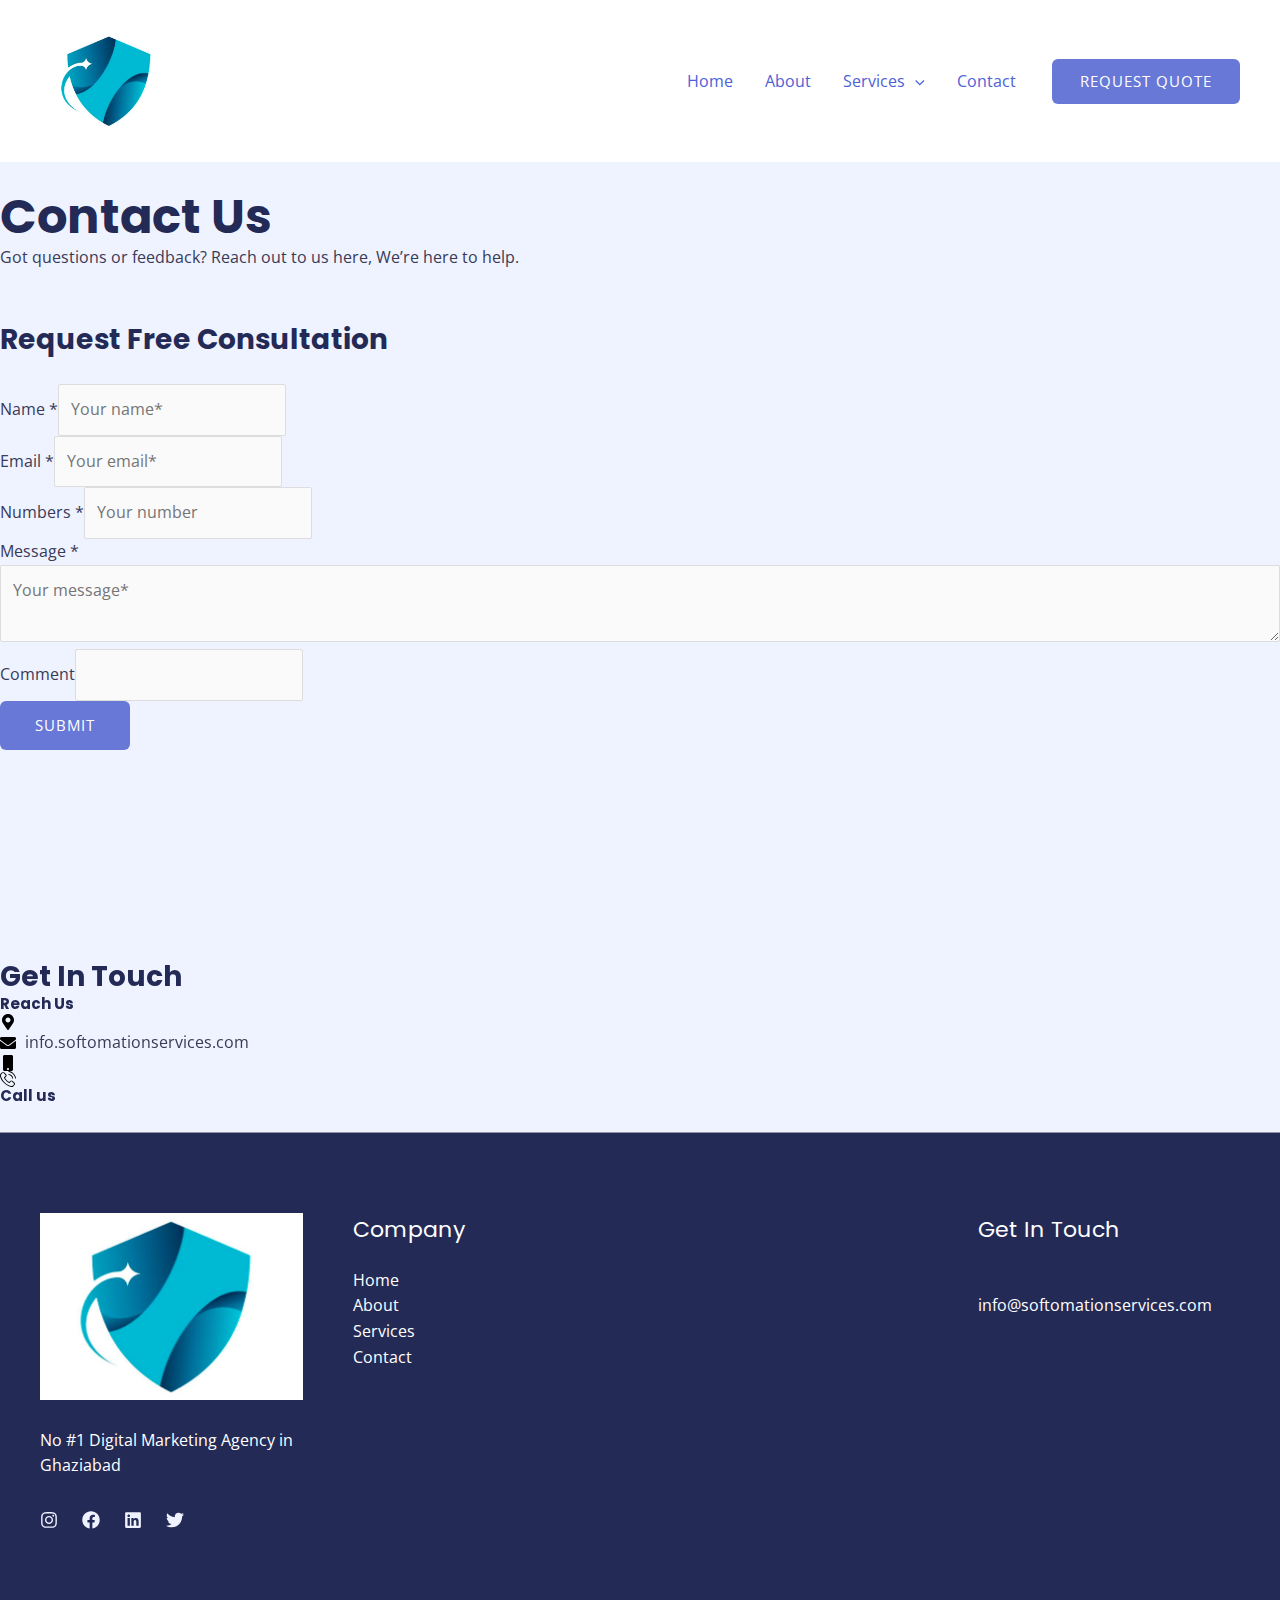
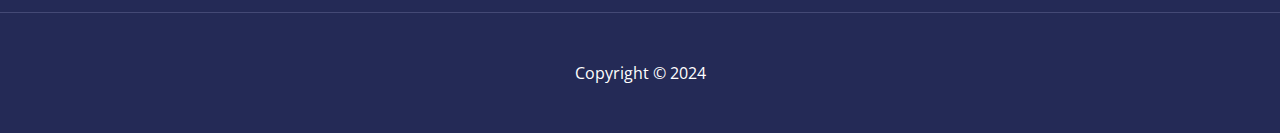
<file: contact/index.html>
<!DOCTYPE html>
<html lang="en-US">
<head>
<meta charset="UTF-8">
<meta name="viewport" content="width=device-width, initial-scale=1">
	<link rel="profile" href="https://gmpg.org/xfn/11"> 
	<meta name='robots' content='index, follow, max-image-preview:large, max-snippet:-1, max-video-preview:-1' />

	<!-- This site is optimized with the Yoast SEO plugin v23.8 - https://yoast.com/wordpress/plugins/seo/ -->
	<title>Contact - Reach Out Today | Xebbit</title>
	<meta name="description" content="Get in touch with Xebbit for expert digital marketing solutions. Let&#039;s collaborate to enhance your online presence and drive success together" />
	<link rel="canonical" href="index.html" />
	<meta property="og:locale" content="en_US" />
	<meta property="og:type" content="article" />
	<meta property="og:title" content="Contact - Reach Out Today | Xebbit" />
	<meta property="og:description" content="Get in touch with Xebbit for expert digital marketing solutions. Let&#039;s collaborate to enhance your online presence and drive success together" />
	<meta property="og:url" content="https://xebbitsolutions.com/contact/" />
	<meta property="article:modified_time" content="2024-03-19T09:13:36+00:00" />
	<meta name="twitter:card" content="summary_large_image" />
	<meta name="twitter:label1" content="Est. reading time" />
	<meta name="twitter:data1" content="1 minute" />
	<script type="application/ld+json" class="yoast-schema-graph">{"@context":"https://schema.org","@graph":[{"@type":"WebPage","@id":"https://xebbitsolutions.com/contact/","url":"https://xebbitsolutions.com/contact/","name":"Contact - Reach Out Today | Xebbit","isPartOf":{"@id":"https://xebbitsolutions.com/#website"},"datePublished":"2017-06-19T07:08:22+00:00","dateModified":"2024-03-19T09:13:36+00:00","description":"Get in touch with Xebbit for expert digital marketing solutions. Let's collaborate to enhance your online presence and drive success together","breadcrumb":{"@id":"https://xebbitsolutions.com/contact/#breadcrumb"},"inLanguage":"en-US","potentialAction":[{"@type":"ReadAction","target":["https://xebbitsolutions.com/contact/"]}]},{"@type":"BreadcrumbList","@id":"https://xebbitsolutions.com/contact/#breadcrumb","itemListElement":[{"@type":"ListItem","position":1,"name":"Home","item":"https://xebbitsolutions.com/"},{"@type":"ListItem","position":2,"name":"Contact"}]},{"@type":"WebSite","@id":"https://xebbitsolutions.com/#website","url":"https://xebbitsolutions.com/","name":"","description":"","potentialAction":[{"@type":"SearchAction","target":{"@type":"EntryPoint","urlTemplate":"https://xebbitsolutions.com/?s={search_term_string}"},"query-input":{"@type":"PropertyValueSpecification","valueRequired":true,"valueName":"search_term_string"}}],"inLanguage":"en-US"}]}</script>
	<!-- / Yoast SEO plugin. -->


<link rel='dns-prefetch' href='https://patterns.hiive.cloud' />
<link rel='dns-prefetch' href='https://fonts.googleapis.com' />
<link rel="alternate" type="application/rss+xml" title=" &raquo; Feed" href="../feed/index.rss" />
<link rel="alternate" type="application/rss+xml" title=" &raquo; Comments Feed" href="../comments/feed/index.rss" />
<script>
window._wpemojiSettings = {"baseUrl":"https:\/\/s.w.org\/images\/core\/emoji\/15.0.3\/72x72\/","ext":".png","svgUrl":"https:\/\/s.w.org\/images\/core\/emoji\/15.0.3\/svg\/","svgExt":".svg","source":{"concatemoji":"https:\/\/xebbitsolutions.com\/wp-includes\/js\/wp-emoji-release.min.js?ver=6.7"}};
/*! This file is auto-generated */
!function(i,n){var o,s,e;function c(e){try{var t={supportTests:e,timestamp:(new Date).valueOf()};sessionStorage.setItem(o,JSON.stringify(t))}catch(e){}}function p(e,t,n){e.clearRect(0,0,e.canvas.width,e.canvas.height),e.fillText(t,0,0);var t=new Uint32Array(e.getImageData(0,0,e.canvas.width,e.canvas.height).data),r=(e.clearRect(0,0,e.canvas.width,e.canvas.height),e.fillText(n,0,0),new Uint32Array(e.getImageData(0,0,e.canvas.width,e.canvas.height).data));return t.every(function(e,t){return e===r[t]})}function u(e,t,n){switch(t){case"flag":return n(e,"\ud83c\udff3\ufe0f\u200d\u26a7\ufe0f","\ud83c\udff3\ufe0f\u200b\u26a7\ufe0f")?!1:!n(e,"\ud83c\uddfa\ud83c\uddf3","\ud83c\uddfa\u200b\ud83c\uddf3")&&!n(e,"\ud83c\udff4\udb40\udc67\udb40\udc62\udb40\udc65\udb40\udc6e\udb40\udc67\udb40\udc7f","\ud83c\udff4\u200b\udb40\udc67\u200b\udb40\udc62\u200b\udb40\udc65\u200b\udb40\udc6e\u200b\udb40\udc67\u200b\udb40\udc7f");case"emoji":return!n(e,"\ud83d\udc26\u200d\u2b1b","\ud83d\udc26\u200b\u2b1b")}return!1}function f(e,t,n){var r="undefined"!=typeof WorkerGlobalScope&&self instanceof WorkerGlobalScope?new OffscreenCanvas(300,150):i.createElement("canvas"),a=r.getContext("2d",{willReadFrequently:!0}),o=(a.textBaseline="top",a.font="600 32px Arial",{});return e.forEach(function(e){o[e]=t(a,e,n)}),o}function t(e){var t=i.createElement("script");t.src=e,t.defer=!0,i.head.appendChild(t)}"undefined"!=typeof Promise&&(o="wpEmojiSettingsSupports",s=["flag","emoji"],n.supports={everything:!0,everythingExceptFlag:!0},e=new Promise(function(e){i.addEventListener("DOMContentLoaded",e,{once:!0})}),new Promise(function(t){var n=function(){try{var e=JSON.parse(sessionStorage.getItem(o));if("object"==typeof e&&"number"==typeof e.timestamp&&(new Date).valueOf()<e.timestamp+604800&&"object"==typeof e.supportTests)return e.supportTests}catch(e){}return null}();if(!n){if("undefined"!=typeof Worker&&"undefined"!=typeof OffscreenCanvas&&"undefined"!=typeof URL&&URL.createObjectURL&&"undefined"!=typeof Blob)try{var e="postMessage("+f.toString()+"("+[JSON.stringify(s),u.toString(),p.toString()].join(",")+"));",r=new Blob([e],{type:"text/javascript"}),a=new Worker(URL.createObjectURL(r),{name:"wpTestEmojiSupports"});return void(a.onmessage=function(e){c(n=e.data),a.terminate(),t(n)})}catch(e){}c(n=f(s,u,p))}t(n)}).then(function(e){for(var t in e)n.supports[t]=e[t],n.supports.everything=n.supports.everything&&n.supports[t],"flag"!==t&&(n.supports.everythingExceptFlag=n.supports.everythingExceptFlag&&n.supports[t]);n.supports.everythingExceptFlag=n.supports.everythingExceptFlag&&!n.supports.flag,n.DOMReady=!1,n.readyCallback=function(){n.DOMReady=!0}}).then(function(){return e}).then(function(){var e;n.supports.everything||(n.readyCallback(),(e=n.source||{}).concatemoji?t(e.concatemoji):e.wpemoji&&e.twemoji&&(t(e.twemoji),t(e.wpemoji)))}))}((window,document),window._wpemojiSettings);
</script>
<link rel='stylesheet' id='astra-theme-css-css' href='../wp-content/themes/astra/assets/css/minified/main.min%EF%B9%96ver=4.8.5.css' media='all' />
<style id='astra-theme-css-inline-css'>:root{--ast-post-nav-space:0;--ast-container-default-xlg-padding:6.67em;--ast-container-default-lg-padding:5.67em;--ast-container-default-slg-padding:4.34em;--ast-container-default-md-padding:3.34em;--ast-container-default-sm-padding:6.67em;--ast-container-default-xs-padding:2.4em;--ast-container-default-xxs-padding:1.4em;--ast-code-block-background:#EEEEEE;--ast-comment-inputs-background:#FAFAFA;--ast-normal-container-width:1200px;--ast-narrow-container-width:750px;--ast-blog-title-font-weight:normal;--ast-blog-meta-weight:inherit;}html{font-size:100%;}a,.page-title{color:var(--ast-global-color-1);}a:hover,a:focus{color:var(--ast-global-color-1);}body,button,input,select,textarea,.ast-button,.ast-custom-button{font-family:'Open Sans',sans-serif;font-weight:400;font-size:16px;font-size:1rem;line-height:var(--ast-body-line-height,1.6em);}blockquote{color:var(--ast-global-color-3);}h1,.entry-content h1,.entry-content h1 a,h2,.entry-content h2,.entry-content h2 a,h3,.entry-content h3,.entry-content h3 a,h4,.entry-content h4,.entry-content h4 a,h5,.entry-content h5,.entry-content h5 a,h6,.entry-content h6,.entry-content h6 a,.site-title,.site-title a{font-family:'Poppins',sans-serif;font-weight:700;}.site-title{font-size:35px;font-size:2.1875rem;display:none;}header .custom-logo-link img{max-width:138px;width:138px;}.astra-logo-svg{width:138px;}.site-header .site-description{font-size:15px;font-size:0.9375rem;display:none;}.entry-title{font-size:30px;font-size:1.875rem;}.archive .ast-article-post .ast-article-inner,.blog .ast-article-post .ast-article-inner,.archive .ast-article-post .ast-article-inner:hover,.blog .ast-article-post .ast-article-inner:hover{overflow:hidden;}h1,.entry-content h1,.entry-content h1 a{font-size:48px;font-size:3rem;font-weight:700;font-family:'Poppins',sans-serif;line-height:1.2em;}h2,.entry-content h2,.entry-content h2 a{font-size:42px;font-size:2.625rem;font-family:'Poppins',sans-serif;line-height:1.3em;}h3,.entry-content h3,.entry-content h3 a{font-size:28px;font-size:1.75rem;font-family:'Poppins',sans-serif;line-height:1.3em;}h4,.entry-content h4,.entry-content h4 a{font-size:20px;font-size:1.25rem;line-height:1.2em;font-family:'Poppins',sans-serif;}h5,.entry-content h5,.entry-content h5 a{font-size:18px;font-size:1.125rem;line-height:1.2em;font-family:'Poppins',sans-serif;}h6,.entry-content h6,.entry-content h6 a{font-size:15px;font-size:0.9375rem;line-height:1.25em;font-family:'Poppins',sans-serif;}::selection{background-color:var(--ast-global-color-0);color:#ffffff;}body,h1,.entry-title a,.entry-content h1,.entry-content h1 a,h2,.entry-content h2,.entry-content h2 a,h3,.entry-content h3,.entry-content h3 a,h4,.entry-content h4,.entry-content h4 a,h5,.entry-content h5,.entry-content h5 a,h6,.entry-content h6,.entry-content h6 a{color:var(--ast-global-color-3);}.tagcloud a:hover,.tagcloud a:focus,.tagcloud a.current-item{color:#ffffff;border-color:var(--ast-global-color-1);background-color:var(--ast-global-color-1);}input:focus,input[type="text"]:focus,input[type="email"]:focus,input[type="url"]:focus,input[type="password"]:focus,input[type="reset"]:focus,input[type="search"]:focus,textarea:focus{border-color:var(--ast-global-color-1);}input[type="radio"]:checked,input[type=reset],input[type="checkbox"]:checked,input[type="checkbox"]:hover:checked,input[type="checkbox"]:focus:checked,input[type=range]::-webkit-slider-thumb{border-color:var(--ast-global-color-1);background-color:var(--ast-global-color-1);box-shadow:none;}.site-footer a:hover + .post-count,.site-footer a:focus + .post-count{background:var(--ast-global-color-1);border-color:var(--ast-global-color-1);}.single .nav-links .nav-previous,.single .nav-links .nav-next{color:var(--ast-global-color-1);}.entry-meta,.entry-meta *{line-height:1.45;color:var(--ast-global-color-1);}.entry-meta a:not(.ast-button):hover,.entry-meta a:not(.ast-button):hover *,.entry-meta a:not(.ast-button):focus,.entry-meta a:not(.ast-button):focus *,.page-links > .page-link,.page-links .page-link:hover,.post-navigation a:hover{color:var(--ast-global-color-1);}#cat option,.secondary .calendar_wrap thead a,.secondary .calendar_wrap thead a:visited{color:var(--ast-global-color-1);}.secondary .calendar_wrap #today,.ast-progress-val span{background:var(--ast-global-color-1);}.secondary a:hover + .post-count,.secondary a:focus + .post-count{background:var(--ast-global-color-1);border-color:var(--ast-global-color-1);}.calendar_wrap #today > a{color:#ffffff;}.page-links .page-link,.single .post-navigation a{color:var(--ast-global-color-1);}.ast-search-menu-icon .search-form button.search-submit{padding:0 4px;}.ast-search-menu-icon form.search-form{padding-right:0;}.ast-search-menu-icon.slide-search input.search-field{width:0;}.ast-header-search .ast-search-menu-icon.ast-dropdown-active .search-form,.ast-header-search .ast-search-menu-icon.ast-dropdown-active .search-field:focus{transition:all 0.2s;}.search-form input.search-field:focus{outline:none;}.wp-block-latest-posts > li > a{color:var(--ast-global-color-2);}.widget-title,.widget .wp-block-heading{font-size:22px;font-size:1.375rem;color:var(--ast-global-color-3);}.ast-search-menu-icon.slide-search a:focus-visible:focus-visible,.astra-search-icon:focus-visible,#close:focus-visible,a:focus-visible,.ast-menu-toggle:focus-visible,.site .skip-link:focus-visible,.wp-block-loginout input:focus-visible,.wp-block-search.wp-block-search__button-inside .wp-block-search__inside-wrapper,.ast-header-navigation-arrow:focus-visible,.woocommerce .wc-proceed-to-checkout > .checkout-button:focus-visible,.woocommerce .woocommerce-MyAccount-navigation ul li a:focus-visible,.ast-orders-table__row .ast-orders-table__cell:focus-visible,.woocommerce .woocommerce-order-details .order-again > .button:focus-visible,.woocommerce .woocommerce-message a.button.wc-forward:focus-visible,.woocommerce #minus_qty:focus-visible,.woocommerce #plus_qty:focus-visible,a#ast-apply-coupon:focus-visible,.woocommerce .woocommerce-info a:focus-visible,.woocommerce .astra-shop-summary-wrap a:focus-visible,.woocommerce a.wc-forward:focus-visible,#ast-apply-coupon:focus-visible,.woocommerce-js .woocommerce-mini-cart-item a.remove:focus-visible,#close:focus-visible,.button.search-submit:focus-visible,#search_submit:focus,.normal-search:focus-visible,.ast-header-account-wrap:focus-visible,.woocommerce .ast-on-card-button.ast-quick-view-trigger:focus{outline-style:dotted;outline-color:inherit;outline-width:thin;}input:focus,input[type="text"]:focus,input[type="email"]:focus,input[type="url"]:focus,input[type="password"]:focus,input[type="reset"]:focus,input[type="search"]:focus,input[type="number"]:focus,textarea:focus,.wp-block-search__input:focus,[data-section="section-header-mobile-trigger"] .ast-button-wrap .ast-mobile-menu-trigger-minimal:focus,.ast-mobile-popup-drawer.active .menu-toggle-close:focus,.woocommerce-ordering select.orderby:focus,#ast-scroll-top:focus,#coupon_code:focus,.woocommerce-page #comment:focus,.woocommerce #reviews #respond input#submit:focus,.woocommerce a.add_to_cart_button:focus,.woocommerce .button.single_add_to_cart_button:focus,.woocommerce .woocommerce-cart-form button:focus,.woocommerce .woocommerce-cart-form__cart-item .quantity .qty:focus,.woocommerce .woocommerce-billing-fields .woocommerce-billing-fields__field-wrapper .woocommerce-input-wrapper > .input-text:focus,.woocommerce #order_comments:focus,.woocommerce #place_order:focus,.woocommerce .woocommerce-address-fields .woocommerce-address-fields__field-wrapper .woocommerce-input-wrapper > .input-text:focus,.woocommerce .woocommerce-MyAccount-content form button:focus,.woocommerce .woocommerce-MyAccount-content .woocommerce-EditAccountForm .woocommerce-form-row .woocommerce-Input.input-text:focus,.woocommerce .ast-woocommerce-container .woocommerce-pagination ul.page-numbers li a:focus,body #content .woocommerce form .form-row .select2-container--default .select2-selection--single:focus,#ast-coupon-code:focus,.woocommerce.woocommerce-js .quantity input[type=number]:focus,.woocommerce-js .woocommerce-mini-cart-item .quantity input[type=number]:focus,.woocommerce p#ast-coupon-trigger:focus{border-style:dotted;border-color:inherit;border-width:thin;}input{outline:none;}.ast-logo-title-inline .site-logo-img{padding-right:1em;}.site-logo-img img{ transition:all 0.2s linear;}body .ast-oembed-container *{position:absolute;top:0;width:100%;height:100%;left:0;}body .wp-block-embed-pocket-casts .ast-oembed-container *{position:unset;}.ast-single-post-featured-section + article {margin-top: 2em;}.site-content .ast-single-post-featured-section img {width: 100%;overflow: hidden;object-fit: cover;}.site > .ast-single-related-posts-container {margin-top: 0;}@media (min-width: 769px) {.ast-desktop .ast-container--narrow {max-width: var(--ast-narrow-container-width);margin: 0 auto;}}.ast-page-builder-template .hentry {margin: 0;}.ast-page-builder-template .site-content > .ast-container {max-width: 100%;padding: 0;}.ast-page-builder-template .site .site-content #primary {padding: 0;margin: 0;}.ast-page-builder-template .no-results {text-align: center;margin: 4em auto;}.ast-page-builder-template .ast-pagination {padding: 2em;}.ast-page-builder-template .entry-header.ast-no-title.ast-no-thumbnail {margin-top: 0;}.ast-page-builder-template .entry-header.ast-header-without-markup {margin-top: 0;margin-bottom: 0;}.ast-page-builder-template .entry-header.ast-no-title.ast-no-meta {margin-bottom: 0;}.ast-page-builder-template.single .post-navigation {padding-bottom: 2em;}.ast-page-builder-template.single-post .site-content > .ast-container {max-width: 100%;}.ast-page-builder-template .entry-header {margin-top: 4em;margin-left: auto;margin-right: auto;padding-left: 20px;padding-right: 20px;}.single.ast-page-builder-template .entry-header {padding-left: 20px;padding-right: 20px;}.ast-page-builder-template .ast-archive-description {margin: 4em auto 0;padding-left: 20px;padding-right: 20px;}.ast-page-builder-template.ast-no-sidebar .entry-content .alignwide {margin-left: 0;margin-right: 0;}@media (max-width:768.9px){#ast-desktop-header{display:none;}}@media (min-width:769px){#ast-mobile-header{display:none;}}.wp-block-buttons.aligncenter{justify-content:center;}.wp-block-buttons .wp-block-button.is-style-outline .wp-block-button__link.wp-element-button,.ast-outline-button,.wp-block-uagb-buttons-child .uagb-buttons-repeater.ast-outline-button{border-top-width:2px;border-right-width:2px;border-bottom-width:2px;border-left-width:2px;font-family:inherit;font-weight:400;font-size:15px;font-size:0.9375rem;line-height:1em;border-top-left-radius:6px;border-top-right-radius:6px;border-bottom-right-radius:6px;border-bottom-left-radius:6px;}.wp-block-button .wp-block-button__link.wp-element-button.is-style-outline:not(.has-background),.wp-block-button.is-style-outline>.wp-block-button__link.wp-element-button:not(.has-background),.ast-outline-button{background-color:transparent;}.entry-content[data-ast-blocks-layout] > figure{margin-bottom:1em;}@media (max-width:768px){.ast-separate-container #primary,.ast-separate-container #secondary{padding:1.5em 0;}#primary,#secondary{padding:1.5em 0;margin:0;}.ast-left-sidebar #content > .ast-container{display:flex;flex-direction:column-reverse;width:100%;}.ast-separate-container .ast-article-post,.ast-separate-container .ast-article-single{padding:1.5em 2.14em;}.ast-author-box img.avatar{margin:20px 0 0 0;}}@media (min-width:769px){.ast-separate-container.ast-right-sidebar #primary,.ast-separate-container.ast-left-sidebar #primary{border:0;}.search-no-results.ast-separate-container #primary{margin-bottom:4em;}}.elementor-button-wrapper .elementor-button{border-style:solid;text-decoration:none;border-top-width:0px;border-right-width:0px;border-left-width:0px;border-bottom-width:0px;}body .elementor-button.elementor-size-sm,body .elementor-button.elementor-size-xs,body .elementor-button.elementor-size-md,body .elementor-button.elementor-size-lg,body .elementor-button.elementor-size-xl,body .elementor-button{border-top-left-radius:6px;border-top-right-radius:6px;border-bottom-right-radius:6px;border-bottom-left-radius:6px;padding-top:17px;padding-right:35px;padding-bottom:17px;padding-left:35px;}.elementor-button-wrapper .elementor-button{border-color:var(--ast-global-color-0);background-color:var(--ast-global-color-0);}.elementor-button-wrapper .elementor-button:hover,.elementor-button-wrapper .elementor-button:focus{color:#ffffff;background-color:var(--ast-global-color-1);border-color:var(--ast-global-color-1);}.wp-block-button .wp-block-button__link ,.elementor-button-wrapper .elementor-button,.elementor-button-wrapper .elementor-button:visited{color:#ffffff;}.elementor-button-wrapper .elementor-button{font-weight:400;font-size:15px;font-size:0.9375rem;line-height:1em;text-transform:uppercase;letter-spacing:1px;}body .elementor-button.elementor-size-sm,body .elementor-button.elementor-size-xs,body .elementor-button.elementor-size-md,body .elementor-button.elementor-size-lg,body .elementor-button.elementor-size-xl,body .elementor-button{font-size:15px;font-size:0.9375rem;}.wp-block-button .wp-block-button__link:hover,.wp-block-button .wp-block-button__link:focus{color:#ffffff;background-color:var(--ast-global-color-1);border-color:var(--ast-global-color-1);}.elementor-widget-heading h1.elementor-heading-title{line-height:1.2em;}.elementor-widget-heading h2.elementor-heading-title{line-height:1.3em;}.elementor-widget-heading h3.elementor-heading-title{line-height:1.3em;}.elementor-widget-heading h4.elementor-heading-title{line-height:1.2em;}.elementor-widget-heading h5.elementor-heading-title{line-height:1.2em;}.elementor-widget-heading h6.elementor-heading-title{line-height:1.25em;}.wp-block-button .wp-block-button__link,.wp-block-search .wp-block-search__button,body .wp-block-file .wp-block-file__button{border-style:solid;border-top-width:0px;border-right-width:0px;border-left-width:0px;border-bottom-width:0px;border-color:var(--ast-global-color-0);background-color:var(--ast-global-color-0);color:#ffffff;font-family:inherit;font-weight:400;line-height:1em;text-transform:uppercase;letter-spacing:1px;font-size:15px;font-size:0.9375rem;border-top-left-radius:6px;border-top-right-radius:6px;border-bottom-right-radius:6px;border-bottom-left-radius:6px;padding-top:17px;padding-right:35px;padding-bottom:17px;padding-left:35px;}.menu-toggle,button,.ast-button,.ast-custom-button,.button,input#submit,input[type="button"],input[type="submit"],input[type="reset"],form[CLASS*="wp-block-search__"].wp-block-search .wp-block-search__inside-wrapper .wp-block-search__button,body .wp-block-file .wp-block-file__button,.woocommerce-js a.button,.woocommerce button.button,.woocommerce .woocommerce-message a.button,.woocommerce #respond input#submit.alt,.woocommerce input.button.alt,.woocommerce input.button,.woocommerce input.button:disabled,.woocommerce input.button:disabled[disabled],.woocommerce input.button:disabled:hover,.woocommerce input.button:disabled[disabled]:hover,.woocommerce #respond input#submit,.woocommerce button.button.alt.disabled,.wc-block-grid__products .wc-block-grid__product .wp-block-button__link,.wc-block-grid__product-onsale,[CLASS*="wc-block"] button,.woocommerce-js .astra-cart-drawer .astra-cart-drawer-content .woocommerce-mini-cart__buttons .button:not(.checkout):not(.ast-continue-shopping),.woocommerce-js .astra-cart-drawer .astra-cart-drawer-content .woocommerce-mini-cart__buttons a.checkout,.woocommerce button.button.alt.disabled.wc-variation-selection-needed,[CLASS*="wc-block"] .wc-block-components-button{border-style:solid;border-top-width:0px;border-right-width:0px;border-left-width:0px;border-bottom-width:0px;color:#ffffff;border-color:var(--ast-global-color-0);background-color:var(--ast-global-color-0);padding-top:17px;padding-right:35px;padding-bottom:17px;padding-left:35px;font-family:inherit;font-weight:400;font-size:15px;font-size:0.9375rem;line-height:1em;text-transform:uppercase;letter-spacing:1px;border-top-left-radius:6px;border-top-right-radius:6px;border-bottom-right-radius:6px;border-bottom-left-radius:6px;}button:focus,.menu-toggle:hover,button:hover,.ast-button:hover,.ast-custom-button:hover .button:hover,.ast-custom-button:hover ,input[type=reset]:hover,input[type=reset]:focus,input#submit:hover,input#submit:focus,input[type="button"]:hover,input[type="button"]:focus,input[type="submit"]:hover,input[type="submit"]:focus,form[CLASS*="wp-block-search__"].wp-block-search .wp-block-search__inside-wrapper .wp-block-search__button:hover,form[CLASS*="wp-block-search__"].wp-block-search .wp-block-search__inside-wrapper .wp-block-search__button:focus,body .wp-block-file .wp-block-file__button:hover,body .wp-block-file .wp-block-file__button:focus,.woocommerce-js a.button:hover,.woocommerce button.button:hover,.woocommerce .woocommerce-message a.button:hover,.woocommerce #respond input#submit:hover,.woocommerce #respond input#submit.alt:hover,.woocommerce input.button.alt:hover,.woocommerce input.button:hover,.woocommerce button.button.alt.disabled:hover,.wc-block-grid__products .wc-block-grid__product .wp-block-button__link:hover,[CLASS*="wc-block"] button:hover,.woocommerce-js .astra-cart-drawer .astra-cart-drawer-content .woocommerce-mini-cart__buttons .button:not(.checkout):not(.ast-continue-shopping):hover,.woocommerce-js .astra-cart-drawer .astra-cart-drawer-content .woocommerce-mini-cart__buttons a.checkout:hover,.woocommerce button.button.alt.disabled.wc-variation-selection-needed:hover,[CLASS*="wc-block"] .wc-block-components-button:hover,[CLASS*="wc-block"] .wc-block-components-button:focus{color:#ffffff;background-color:var(--ast-global-color-1);border-color:var(--ast-global-color-1);}@media (max-width:768px){.ast-mobile-header-stack .main-header-bar .ast-search-menu-icon{display:inline-block;}.ast-header-break-point.ast-header-custom-item-outside .ast-mobile-header-stack .main-header-bar .ast-search-icon{margin:0;}.ast-comment-avatar-wrap img{max-width:2.5em;}.ast-comment-meta{padding:0 1.8888em 1.3333em;}.ast-separate-container .ast-comment-list li.depth-1{padding:1.5em 2.14em;}.ast-separate-container .comment-respond{padding:2em 2.14em;}}@media (min-width:544px){.ast-container{max-width:100%;}}@media (max-width:544px){.ast-separate-container .ast-article-post,.ast-separate-container .ast-article-single,.ast-separate-container .comments-title,.ast-separate-container .ast-archive-description{padding:1.5em 1em;}.ast-separate-container #content .ast-container{padding-left:0.54em;padding-right:0.54em;}.ast-separate-container .ast-comment-list .bypostauthor{padding:.5em;}.ast-search-menu-icon.ast-dropdown-active .search-field{width:170px;}} #ast-mobile-header .ast-site-header-cart-li a{pointer-events:none;}body,.ast-separate-container{background-color:var(--ast-global-color-4);background-image:none;}@media (max-width:768px){.site-title{display:none;}.site-header .site-description{display:none;}h1,.entry-content h1,.entry-content h1 a{font-size:40px;}h2,.entry-content h2,.entry-content h2 a{font-size:35px;}h3,.entry-content h3,.entry-content h3 a{font-size:24px;}.astra-logo-svg{width:140px;}header .custom-logo-link img,.ast-header-break-point .site-logo-img .custom-mobile-logo-link img{max-width:140px;width:140px;}}@media (max-width:544px){.site-title{display:none;}.site-header .site-description{display:none;}h1,.entry-content h1,.entry-content h1 a{font-size:28px;}h2,.entry-content h2,.entry-content h2 a{font-size:24px;}h3,.entry-content h3,.entry-content h3 a{font-size:20px;}h4,.entry-content h4,.entry-content h4 a{font-size:18px;font-size:1.125rem;}h5,.entry-content h5,.entry-content h5 a{font-size:17px;font-size:1.0625rem;}h6,.entry-content h6,.entry-content h6 a{font-size:15px;font-size:0.9375rem;}header .custom-logo-link img,.ast-header-break-point .site-branding img,.ast-header-break-point .custom-logo-link img{max-width:120px;width:120px;}.astra-logo-svg{width:120px;}.ast-header-break-point .site-logo-img .custom-mobile-logo-link img{max-width:120px;}}@media (max-width:768px){html{font-size:91.2%;}}@media (max-width:544px){html{font-size:91.2%;}}@media (min-width:769px){.ast-container{max-width:1240px;}}@media (min-width:769px){.site-content .ast-container{display:flex;}}@media (max-width:768px){.site-content .ast-container{flex-direction:column;}}@media (min-width:769px){.main-header-menu .sub-menu .menu-item.ast-left-align-sub-menu:hover > .sub-menu,.main-header-menu .sub-menu .menu-item.ast-left-align-sub-menu.focus > .sub-menu{margin-left:-2px;}}.ast-theme-transparent-header [data-section="section-header-mobile-trigger"] .ast-button-wrap .ast-mobile-menu-trigger-fill,.ast-theme-transparent-header [data-section="section-header-mobile-trigger"] .ast-button-wrap .ast-mobile-menu-trigger-minimal{border:none;}.site .comments-area{padding-bottom:3em;}.wp-block-file {display: flex;align-items: center;flex-wrap: wrap;justify-content: space-between;}.wp-block-pullquote {border: none;}.wp-block-pullquote blockquote::before {content: "\201D";font-family: "Helvetica",sans-serif;display: flex;transform: rotate( 180deg );font-size: 6rem;font-style: normal;line-height: 1;font-weight: bold;align-items: center;justify-content: center;}.has-text-align-right > blockquote::before {justify-content: flex-start;}.has-text-align-left > blockquote::before {justify-content: flex-end;}figure.wp-block-pullquote.is-style-solid-color blockquote {max-width: 100%;text-align: inherit;}:root {--wp--custom--ast-default-block-top-padding: 3em;--wp--custom--ast-default-block-right-padding: 3em;--wp--custom--ast-default-block-bottom-padding: 3em;--wp--custom--ast-default-block-left-padding: 3em;--wp--custom--ast-container-width: 1200px;--wp--custom--ast-content-width-size: 1200px;--wp--custom--ast-wide-width-size: calc(1200px + var(--wp--custom--ast-default-block-left-padding) + var(--wp--custom--ast-default-block-right-padding));}.ast-narrow-container {--wp--custom--ast-content-width-size: 750px;--wp--custom--ast-wide-width-size: 750px;}@media(max-width: 768px) {:root {--wp--custom--ast-default-block-top-padding: 3em;--wp--custom--ast-default-block-right-padding: 2em;--wp--custom--ast-default-block-bottom-padding: 3em;--wp--custom--ast-default-block-left-padding: 2em;}}@media(max-width: 544px) {:root {--wp--custom--ast-default-block-top-padding: 3em;--wp--custom--ast-default-block-right-padding: 1.5em;--wp--custom--ast-default-block-bottom-padding: 3em;--wp--custom--ast-default-block-left-padding: 1.5em;}}.entry-content > .wp-block-group,.entry-content > .wp-block-cover,.entry-content > .wp-block-columns {padding-top: var(--wp--custom--ast-default-block-top-padding);padding-right: var(--wp--custom--ast-default-block-right-padding);padding-bottom: var(--wp--custom--ast-default-block-bottom-padding);padding-left: var(--wp--custom--ast-default-block-left-padding);}.ast-plain-container.ast-no-sidebar .entry-content > .alignfull,.ast-page-builder-template .ast-no-sidebar .entry-content > .alignfull {margin-left: calc( -50vw + 50%);margin-right: calc( -50vw + 50%);max-width: 100vw;width: 100vw;}.ast-plain-container.ast-no-sidebar .entry-content .alignfull .alignfull,.ast-page-builder-template.ast-no-sidebar .entry-content .alignfull .alignfull,.ast-plain-container.ast-no-sidebar .entry-content .alignfull .alignwide,.ast-page-builder-template.ast-no-sidebar .entry-content .alignfull .alignwide,.ast-plain-container.ast-no-sidebar .entry-content .alignwide .alignfull,.ast-page-builder-template.ast-no-sidebar .entry-content .alignwide .alignfull,.ast-plain-container.ast-no-sidebar .entry-content .alignwide .alignwide,.ast-page-builder-template.ast-no-sidebar .entry-content .alignwide .alignwide,.ast-plain-container.ast-no-sidebar .entry-content .wp-block-column .alignfull,.ast-page-builder-template.ast-no-sidebar .entry-content .wp-block-column .alignfull,.ast-plain-container.ast-no-sidebar .entry-content .wp-block-column .alignwide,.ast-page-builder-template.ast-no-sidebar .entry-content .wp-block-column .alignwide {margin-left: auto;margin-right: auto;width: 100%;}[data-ast-blocks-layout] .wp-block-separator:not(.is-style-dots) {height: 0;}[data-ast-blocks-layout] .wp-block-separator {margin: 20px auto;}[data-ast-blocks-layout] .wp-block-separator:not(.is-style-wide):not(.is-style-dots) {max-width: 100px;}[data-ast-blocks-layout] .wp-block-separator.has-background {padding: 0;}.entry-content[data-ast-blocks-layout] > * {max-width: var(--wp--custom--ast-content-width-size);margin-left: auto;margin-right: auto;}.entry-content[data-ast-blocks-layout] > .alignwide {max-width: var(--wp--custom--ast-wide-width-size);}.entry-content[data-ast-blocks-layout] .alignfull {max-width: none;}.ast-full-width-layout .entry-content[data-ast-blocks-layout] .is-layout-constrained.wp-block-cover-is-layout-constrained > *,.ast-full-width-layout .entry-content[data-ast-blocks-layout] .is-layout-constrained.wp-block-group-is-layout-constrained > * {max-width: var(--wp--custom--ast-content-width-size);margin-left: auto;margin-right: auto;}.entry-content .wp-block-columns {margin-bottom: 0;}blockquote {margin: 1.5em;border-color: rgba(0,0,0,0.05);}.wp-block-quote:not(.has-text-align-right):not(.has-text-align-center) {border-left: 5px solid rgba(0,0,0,0.05);}.has-text-align-right > blockquote,blockquote.has-text-align-right {border-right: 5px solid rgba(0,0,0,0.05);}.has-text-align-left > blockquote,blockquote.has-text-align-left {border-left: 5px solid rgba(0,0,0,0.05);}.wp-block-site-tagline,.wp-block-latest-posts .read-more {margin-top: 15px;}.wp-block-loginout p label {display: block;}.wp-block-loginout p:not(.login-remember):not(.login-submit) input {width: 100%;}.wp-block-loginout input:focus {border-color: transparent;}.wp-block-loginout input:focus {outline: thin dotted;}.entry-content .wp-block-media-text .wp-block-media-text__content {padding: 0 0 0 8%;}.entry-content .wp-block-media-text.has-media-on-the-right .wp-block-media-text__content {padding: 0 8% 0 0;}.entry-content .wp-block-media-text.has-background .wp-block-media-text__content {padding: 8%;}.entry-content .wp-block-cover:not([class*="background-color"]) .wp-block-cover__inner-container,.entry-content .wp-block-cover:not([class*="background-color"]) .wp-block-cover-image-text,.entry-content .wp-block-cover:not([class*="background-color"]) .wp-block-cover-text,.entry-content .wp-block-cover-image:not([class*="background-color"]) .wp-block-cover__inner-container,.entry-content .wp-block-cover-image:not([class*="background-color"]) .wp-block-cover-image-text,.entry-content .wp-block-cover-image:not([class*="background-color"]) .wp-block-cover-text {color: var(--ast-global-color-5);}.wp-block-loginout .login-remember input {width: 1.1rem;height: 1.1rem;margin: 0 5px 4px 0;vertical-align: middle;}.wp-block-latest-posts > li > *:first-child,.wp-block-latest-posts:not(.is-grid) > li:first-child {margin-top: 0;}.entry-content > .wp-block-buttons,.entry-content > .wp-block-uagb-buttons {margin-bottom: 1.5em;}.wp-block-search__inside-wrapper .wp-block-search__input {padding: 0 10px;color: var(--ast-global-color-3);background: var(--ast-global-color-5);border-color: var(--ast-border-color);}.wp-block-latest-posts .read-more {margin-bottom: 1.5em;}.wp-block-search__no-button .wp-block-search__inside-wrapper .wp-block-search__input {padding-top: 5px;padding-bottom: 5px;}.wp-block-latest-posts .wp-block-latest-posts__post-date,.wp-block-latest-posts .wp-block-latest-posts__post-author {font-size: 1rem;}.wp-block-latest-posts > li > *,.wp-block-latest-posts:not(.is-grid) > li {margin-top: 12px;margin-bottom: 12px;}.ast-page-builder-template .entry-content[data-ast-blocks-layout] > *,.ast-page-builder-template .entry-content[data-ast-blocks-layout] > .alignfull > * {max-width: none;}.ast-page-builder-template .entry-content[data-ast-blocks-layout] > .alignwide > * {max-width: var(--wp--custom--ast-wide-width-size);}.ast-page-builder-template .entry-content[data-ast-blocks-layout] > .inherit-container-width > *,.ast-page-builder-template .entry-content[data-ast-blocks-layout] > * > *,.entry-content[data-ast-blocks-layout] > .wp-block-cover .wp-block-cover__inner-container {max-width: var(--wp--custom--ast-content-width-size) ;margin-left: auto;margin-right: auto;}.entry-content[data-ast-blocks-layout] .wp-block-cover:not(.alignleft):not(.alignright) {width: auto;}@media(max-width: 1200px) {.ast-separate-container .entry-content > .alignfull,.ast-separate-container .entry-content[data-ast-blocks-layout] > .alignwide,.ast-plain-container .entry-content[data-ast-blocks-layout] > .alignwide,.ast-plain-container .entry-content .alignfull {margin-left: calc(-1 * min(var(--ast-container-default-xlg-padding),20px)) ;margin-right: calc(-1 * min(var(--ast-container-default-xlg-padding),20px));}}@media(min-width: 1201px) {.ast-separate-container .entry-content > .alignfull {margin-left: calc(-1 * var(--ast-container-default-xlg-padding) );margin-right: calc(-1 * var(--ast-container-default-xlg-padding) );}.ast-separate-container .entry-content[data-ast-blocks-layout] > .alignwide,.ast-plain-container .entry-content[data-ast-blocks-layout] > .alignwide {margin-left: calc(-1 * var(--wp--custom--ast-default-block-left-padding) );margin-right: calc(-1 * var(--wp--custom--ast-default-block-right-padding) );}}@media(min-width: 768px) {.ast-separate-container .entry-content .wp-block-group.alignwide:not(.inherit-container-width) > :where(:not(.alignleft):not(.alignright)),.ast-plain-container .entry-content .wp-block-group.alignwide:not(.inherit-container-width) > :where(:not(.alignleft):not(.alignright)) {max-width: calc( var(--wp--custom--ast-content-width-size) + 80px );}.ast-plain-container.ast-right-sidebar .entry-content[data-ast-blocks-layout] .alignfull,.ast-plain-container.ast-left-sidebar .entry-content[data-ast-blocks-layout] .alignfull {margin-left: -60px;margin-right: -60px;}}@media(min-width: 544px) {.entry-content > .alignleft {margin-right: 20px;}.entry-content > .alignright {margin-left: 20px;}}@media (max-width:544px){.wp-block-columns .wp-block-column:not(:last-child){margin-bottom:20px;}.wp-block-latest-posts{margin:0;}}@media( max-width: 600px ) {.entry-content .wp-block-media-text .wp-block-media-text__content,.entry-content .wp-block-media-text.has-media-on-the-right .wp-block-media-text__content {padding: 8% 0 0;}.entry-content .wp-block-media-text.has-background .wp-block-media-text__content {padding: 8%;}}.ast-page-builder-template .entry-header {padding-left: 0;}.ast-narrow-container .site-content .wp-block-uagb-image--align-full .wp-block-uagb-image__figure {max-width: 100%;margin-left: auto;margin-right: auto;}:root .has-ast-global-color-0-color{color:var(--ast-global-color-0);}:root .has-ast-global-color-0-background-color{background-color:var(--ast-global-color-0);}:root .wp-block-button .has-ast-global-color-0-color{color:var(--ast-global-color-0);}:root .wp-block-button .has-ast-global-color-0-background-color{background-color:var(--ast-global-color-0);}:root .has-ast-global-color-1-color{color:var(--ast-global-color-1);}:root .has-ast-global-color-1-background-color{background-color:var(--ast-global-color-1);}:root .wp-block-button .has-ast-global-color-1-color{color:var(--ast-global-color-1);}:root .wp-block-button .has-ast-global-color-1-background-color{background-color:var(--ast-global-color-1);}:root .has-ast-global-color-2-color{color:var(--ast-global-color-2);}:root .has-ast-global-color-2-background-color{background-color:var(--ast-global-color-2);}:root .wp-block-button .has-ast-global-color-2-color{color:var(--ast-global-color-2);}:root .wp-block-button .has-ast-global-color-2-background-color{background-color:var(--ast-global-color-2);}:root .has-ast-global-color-3-color{color:var(--ast-global-color-3);}:root .has-ast-global-color-3-background-color{background-color:var(--ast-global-color-3);}:root .wp-block-button .has-ast-global-color-3-color{color:var(--ast-global-color-3);}:root .wp-block-button .has-ast-global-color-3-background-color{background-color:var(--ast-global-color-3);}:root .has-ast-global-color-4-color{color:var(--ast-global-color-4);}:root .has-ast-global-color-4-background-color{background-color:var(--ast-global-color-4);}:root .wp-block-button .has-ast-global-color-4-color{color:var(--ast-global-color-4);}:root .wp-block-button .has-ast-global-color-4-background-color{background-color:var(--ast-global-color-4);}:root .has-ast-global-color-5-color{color:var(--ast-global-color-5);}:root .has-ast-global-color-5-background-color{background-color:var(--ast-global-color-5);}:root .wp-block-button .has-ast-global-color-5-color{color:var(--ast-global-color-5);}:root .wp-block-button .has-ast-global-color-5-background-color{background-color:var(--ast-global-color-5);}:root .has-ast-global-color-6-color{color:var(--ast-global-color-6);}:root .has-ast-global-color-6-background-color{background-color:var(--ast-global-color-6);}:root .wp-block-button .has-ast-global-color-6-color{color:var(--ast-global-color-6);}:root .wp-block-button .has-ast-global-color-6-background-color{background-color:var(--ast-global-color-6);}:root .has-ast-global-color-7-color{color:var(--ast-global-color-7);}:root .has-ast-global-color-7-background-color{background-color:var(--ast-global-color-7);}:root .wp-block-button .has-ast-global-color-7-color{color:var(--ast-global-color-7);}:root .wp-block-button .has-ast-global-color-7-background-color{background-color:var(--ast-global-color-7);}:root .has-ast-global-color-8-color{color:var(--ast-global-color-8);}:root .has-ast-global-color-8-background-color{background-color:var(--ast-global-color-8);}:root .wp-block-button .has-ast-global-color-8-color{color:var(--ast-global-color-8);}:root .wp-block-button .has-ast-global-color-8-background-color{background-color:var(--ast-global-color-8);}:root{--ast-global-color-0:#6878d6;--ast-global-color-1:#4d61d6;--ast-global-color-2:#242a56;--ast-global-color-3:#393a56;--ast-global-color-4:#eff2ff;--ast-global-color-5:#ffffff;--ast-global-color-6:#eff2ff;--ast-global-color-7:#242a56;--ast-global-color-8:#BFD1FF;}:root {--ast-border-color : #dddddd;}.ast-single-entry-banner {-js-display: flex;display: flex;flex-direction: column;justify-content: center;text-align: center;position: relative;background: #eeeeee;}.ast-single-entry-banner[data-banner-layout="layout-1"] {max-width: 1200px;background: inherit;padding: 20px 0;}.ast-single-entry-banner[data-banner-width-type="custom"] {margin: 0 auto;width: 100%;}.ast-single-entry-banner + .site-content .entry-header {margin-bottom: 0;}.site .ast-author-avatar {--ast-author-avatar-size: ;}a.ast-underline-text {text-decoration: underline;}.ast-container > .ast-terms-link {position: relative;display: block;}a.ast-button.ast-badge-tax {padding: 4px 8px;border-radius: 3px;font-size: inherit;}header.entry-header .entry-title{font-size:30px;font-size:1.875rem;}header.entry-header > *:not(:last-child){margin-bottom:10px;}.ast-archive-entry-banner {-js-display: flex;display: flex;flex-direction: column;justify-content: center;text-align: center;position: relative;background: #eeeeee;}.ast-archive-entry-banner[data-banner-width-type="custom"] {margin: 0 auto;width: 100%;}.ast-archive-entry-banner[data-banner-layout="layout-1"] {background: inherit;padding: 20px 0;text-align: left;}body.archive .ast-archive-description{max-width:1200px;width:100%;text-align:left;padding-top:3em;padding-right:3em;padding-bottom:3em;padding-left:3em;}body.archive .ast-archive-description .ast-archive-title,body.archive .ast-archive-description .ast-archive-title *{font-size:40px;font-size:2.5rem;}body.archive .ast-archive-description > *:not(:last-child){margin-bottom:10px;}@media (max-width:768px){body.archive .ast-archive-description{text-align:left;}}@media (max-width:544px){body.archive .ast-archive-description{text-align:left;}}@media (min-width:768px){.transparent-custom-logo{display:none;}}@media (max-width:768px){.transparent-custom-logo{display:block;}}@media (max-width:768px){.ast-transparent-desktop-logo{display:none;}}@media (max-width:768px){.ast-theme-transparent-header #masthead{position:absolute;left:0;right:0;}.ast-theme-transparent-header .main-header-bar,.ast-theme-transparent-header.ast-header-break-point .main-header-bar{background:none;}body.elementor-editor-active.ast-theme-transparent-header #masthead,.fl-builder-edit .ast-theme-transparent-header #masthead,body.vc_editor.ast-theme-transparent-header #masthead,body.brz-ed.ast-theme-transparent-header #masthead{z-index:0;}.ast-header-break-point.ast-replace-site-logo-transparent.ast-theme-transparent-header .custom-mobile-logo-link{display:none;}.ast-header-break-point.ast-replace-site-logo-transparent.ast-theme-transparent-header .transparent-custom-logo{display:inline-block;}.ast-theme-transparent-header .ast-above-header,.ast-theme-transparent-header .ast-above-header.ast-above-header-bar{background-image:none;background-color:transparent;}.ast-theme-transparent-header .ast-below-header,.ast-theme-transparent-header .ast-below-header.ast-below-header-bar{background-image:none;background-color:transparent;}}@media (max-width:768px){.ast-theme-transparent-header .ast-builder-menu .main-header-menu,.ast-theme-transparent-header .ast-builder-menu .main-header-menu .menu-link,.ast-theme-transparent-header [CLASS*="ast-builder-menu-"] .main-header-menu .menu-item > .menu-link,.ast-theme-transparent-header .ast-masthead-custom-menu-items,.ast-theme-transparent-header .ast-masthead-custom-menu-items a,.ast-theme-transparent-header .ast-builder-menu .main-header-menu .menu-item > .ast-menu-toggle,.ast-theme-transparent-header .ast-builder-menu .main-header-menu .menu-item > .ast-menu-toggle,.ast-theme-transparent-header .main-header-menu .menu-link{color:var(--ast-global-color-3);}.ast-theme-transparent-header .ast-builder-menu .main-header-menu .menu-item:hover > .menu-link,.ast-theme-transparent-header .ast-builder-menu .main-header-menu .menu-item:hover > .ast-menu-toggle,.ast-theme-transparent-header .ast-builder-menu .main-header-menu .ast-masthead-custom-menu-items a:hover,.ast-theme-transparent-header .ast-builder-menu .main-header-menu .focus > .menu-link,.ast-theme-transparent-header .ast-builder-menu .main-header-menu .focus > .ast-menu-toggle,.ast-theme-transparent-header .ast-builder-menu .main-header-menu .current-menu-item > .menu-link,.ast-theme-transparent-header .ast-builder-menu .main-header-menu .current-menu-ancestor > .menu-link,.ast-theme-transparent-header .ast-builder-menu .main-header-menu .current-menu-item > .ast-menu-toggle,.ast-theme-transparent-header .ast-builder-menu .main-header-menu .current-menu-ancestor > .ast-menu-toggle,.ast-theme-transparent-header [CLASS*="ast-builder-menu-"] .main-header-menu .current-menu-item > .menu-link,.ast-theme-transparent-header [CLASS*="ast-builder-menu-"] .main-header-menu .current-menu-ancestor > .menu-link,.ast-theme-transparent-header [CLASS*="ast-builder-menu-"] .main-header-menu .current-menu-item > .ast-menu-toggle,.ast-theme-transparent-header [CLASS*="ast-builder-menu-"] .main-header-menu .current-menu-ancestor > .ast-menu-toggle,.ast-theme-transparent-header .main-header-menu .menu-item:hover > .menu-link,.ast-theme-transparent-header .main-header-menu .current-menu-item > .menu-link,.ast-theme-transparent-header .main-header-menu .current-menu-ancestor > .menu-link{color:var(--ast-global-color-1);}}@media (max-width:768px){.ast-theme-transparent-header.ast-header-break-point #ast-mobile-header > .ast-main-header-wrap > .main-header-bar{border-bottom-width:0px;border-bottom-style:solid;}}.ast-breadcrumbs .trail-browse,.ast-breadcrumbs .trail-items,.ast-breadcrumbs .trail-items li{display:inline-block;margin:0;padding:0;border:none;background:inherit;text-indent:0;text-decoration:none;}.ast-breadcrumbs .trail-browse{font-size:inherit;font-style:inherit;font-weight:inherit;color:inherit;}.ast-breadcrumbs .trail-items{list-style:none;}.trail-items li::after{padding:0 0.3em;content:"\00bb";}.trail-items li:last-of-type::after{display:none;}h1,.entry-content h1,h2,.entry-content h2,h3,.entry-content h3,h4,.entry-content h4,h5,.entry-content h5,h6,.entry-content h6{color:var(--ast-global-color-2);}@media (max-width:768px){.ast-builder-grid-row-container.ast-builder-grid-row-tablet-3-firstrow .ast-builder-grid-row > *:first-child,.ast-builder-grid-row-container.ast-builder-grid-row-tablet-3-lastrow .ast-builder-grid-row > *:last-child{grid-column:1 / -1;}}@media (max-width:544px){.ast-builder-grid-row-container.ast-builder-grid-row-mobile-3-firstrow .ast-builder-grid-row > *:first-child,.ast-builder-grid-row-container.ast-builder-grid-row-mobile-3-lastrow .ast-builder-grid-row > *:last-child{grid-column:1 / -1;}}.ast-builder-layout-element[data-section="title_tagline"]{display:flex;}@media (max-width:768px){.ast-header-break-point .ast-builder-layout-element[data-section="title_tagline"]{display:flex;}}@media (max-width:544px){.ast-header-break-point .ast-builder-layout-element[data-section="title_tagline"]{display:flex;}}[data-section*="section-hb-button-"] .menu-link{display:none;}.ast-header-button-1[data-section*="section-hb-button-"] .ast-builder-button-wrap .ast-custom-button{line-height:1em;}.ast-header-button-1 .ast-custom-button{color:var(--ast-global-color-5);background:var(--ast-global-color-0);}.ast-header-button-1 .ast-custom-button:hover{color:var(--ast-global-color-3);background:var(--ast-global-color-5);}.ast-header-button-1[data-section*="section-hb-button-"] .ast-builder-button-wrap .ast-custom-button{padding-top:15px;padding-bottom:15px;padding-left:28px;padding-right:28px;}.ast-header-button-1[data-section="section-hb-button-1"]{display:flex;}@media (max-width:768px){.ast-header-break-point .ast-header-button-1[data-section="section-hb-button-1"]{display:none;}}@media (max-width:544px){.ast-header-break-point .ast-header-button-1[data-section="section-hb-button-1"]{display:flex;}}.ast-builder-menu-1{font-family:inherit;font-weight:inherit;}.ast-builder-menu-1 .sub-menu,.ast-builder-menu-1 .inline-on-mobile .sub-menu{border-top-width:1px;border-bottom-width:1px;border-right-width:1px;border-left-width:1px;border-color:#eaeaea;border-style:solid;}.ast-builder-menu-1 .sub-menu .sub-menu{top:-1px;}.ast-builder-menu-1 .main-header-menu > .menu-item > .sub-menu,.ast-builder-menu-1 .main-header-menu > .menu-item > .astra-full-megamenu-wrapper{margin-top:0px;}.ast-desktop .ast-builder-menu-1 .main-header-menu > .menu-item > .sub-menu:before,.ast-desktop .ast-builder-menu-1 .main-header-menu > .menu-item > .astra-full-megamenu-wrapper:before{height:calc( 0px + 1px + 5px );}.ast-desktop .ast-builder-menu-1 .menu-item .sub-menu .menu-link{border-bottom-width:1px;border-color:#eaeaea;border-style:solid;}.ast-desktop .ast-builder-menu-1 .menu-item .sub-menu:last-child > .menu-item > .menu-link{border-bottom-width:1px;}.ast-desktop .ast-builder-menu-1 .menu-item:last-child > .menu-item > .menu-link{border-bottom-width:0;}@media (max-width:768px){.ast-builder-menu-1 .main-header-menu .menu-item > .menu-link{color:var(--ast-global-color-3);}.ast-builder-menu-1 .menu-item > .ast-menu-toggle{color:var(--ast-global-color-3);}.ast-builder-menu-1 .menu-item:hover > .menu-link,.ast-builder-menu-1 .inline-on-mobile .menu-item:hover > .ast-menu-toggle{color:var(--ast-global-color-1);}.ast-builder-menu-1 .menu-item:hover > .ast-menu-toggle{color:var(--ast-global-color-1);}.ast-builder-menu-1 .menu-item.current-menu-item > .menu-link,.ast-builder-menu-1 .inline-on-mobile .menu-item.current-menu-item > .ast-menu-toggle,.ast-builder-menu-1 .current-menu-ancestor > .menu-link,.ast-builder-menu-1 .current-menu-ancestor > .ast-menu-toggle{color:var(--ast-global-color-1);}.ast-builder-menu-1 .menu-item.current-menu-item > .ast-menu-toggle{color:var(--ast-global-color-1);}.ast-header-break-point .ast-builder-menu-1 .menu-item.menu-item-has-children > .ast-menu-toggle{top:0;}.ast-builder-menu-1 .inline-on-mobile .menu-item.menu-item-has-children > .ast-menu-toggle{right:-15px;}.ast-builder-menu-1 .menu-item-has-children > .menu-link:after{content:unset;}.ast-builder-menu-1 .main-header-menu > .menu-item > .sub-menu,.ast-builder-menu-1 .main-header-menu > .menu-item > .astra-full-megamenu-wrapper{margin-top:0;}}@media (max-width:544px){.ast-header-break-point .ast-builder-menu-1 .menu-item.menu-item-has-children > .ast-menu-toggle{top:0;}.ast-builder-menu-1 .main-header-menu > .menu-item > .sub-menu,.ast-builder-menu-1 .main-header-menu > .menu-item > .astra-full-megamenu-wrapper{margin-top:0;}}.ast-builder-menu-1{display:flex;}@media (max-width:768px){.ast-header-break-point .ast-builder-menu-1{display:flex;}}@media (max-width:544px){.ast-header-break-point .ast-builder-menu-1{display:flex;}}.site-below-footer-wrap{padding-top:20px;padding-bottom:20px;}.site-below-footer-wrap[data-section="section-below-footer-builder"]{background-image:none;min-height:80px;border-style:solid;border-width:0px;border-top-width:1px;border-top-color:rgba(81,86,129,0.72);}.site-below-footer-wrap[data-section="section-below-footer-builder"] .ast-builder-grid-row{max-width:1200px;min-height:80px;margin-left:auto;margin-right:auto;}.site-below-footer-wrap[data-section="section-below-footer-builder"] .ast-builder-grid-row,.site-below-footer-wrap[data-section="section-below-footer-builder"] .site-footer-section{align-items:center;}.site-below-footer-wrap[data-section="section-below-footer-builder"].ast-footer-row-inline .site-footer-section{display:flex;margin-bottom:0;}.ast-builder-grid-row-full .ast-builder-grid-row{grid-template-columns:1fr;}@media (max-width:768px){.site-below-footer-wrap[data-section="section-below-footer-builder"].ast-footer-row-tablet-inline .site-footer-section{display:flex;margin-bottom:0;}.site-below-footer-wrap[data-section="section-below-footer-builder"].ast-footer-row-tablet-stack .site-footer-section{display:block;margin-bottom:10px;}.ast-builder-grid-row-container.ast-builder-grid-row-tablet-full .ast-builder-grid-row{grid-template-columns:1fr;}}@media (max-width:544px){.site-below-footer-wrap[data-section="section-below-footer-builder"].ast-footer-row-mobile-inline .site-footer-section{display:flex;margin-bottom:0;}.site-below-footer-wrap[data-section="section-below-footer-builder"].ast-footer-row-mobile-stack .site-footer-section{display:block;margin-bottom:10px;}.ast-builder-grid-row-container.ast-builder-grid-row-mobile-full .ast-builder-grid-row{grid-template-columns:1fr;}}@media (max-width:544px){.site-below-footer-wrap[data-section="section-below-footer-builder"]{padding-left:30px;padding-right:30px;}}.site-below-footer-wrap[data-section="section-below-footer-builder"]{display:grid;}@media (max-width:768px){.ast-header-break-point .site-below-footer-wrap[data-section="section-below-footer-builder"]{display:grid;}}@media (max-width:544px){.ast-header-break-point .site-below-footer-wrap[data-section="section-below-footer-builder"]{display:grid;}}.ast-footer-copyright{text-align:center;}.ast-footer-copyright {color:var(--ast-global-color-5);}@media (max-width:768px){.ast-footer-copyright{text-align:center;}}@media (max-width:544px){.ast-footer-copyright{text-align:center;}}.ast-footer-copyright.ast-builder-layout-element{display:flex;}@media (max-width:768px){.ast-header-break-point .ast-footer-copyright.ast-builder-layout-element{display:flex;}}@media (max-width:544px){.ast-header-break-point .ast-footer-copyright.ast-builder-layout-element{display:flex;}}.ast-social-stack-desktop .ast-builder-social-element,.ast-social-stack-tablet .ast-builder-social-element,.ast-social-stack-mobile .ast-builder-social-element {margin-top: 6px;margin-bottom: 6px;}.social-show-label-true .ast-builder-social-element {width: auto;padding: 0 0.4em;}[data-section^="section-fb-social-icons-"] .footer-social-inner-wrap {text-align: center;}.ast-footer-social-wrap {width: 100%;}.ast-footer-social-wrap .ast-builder-social-element:first-child {margin-left: 0;}.ast-footer-social-wrap .ast-builder-social-element:last-child {margin-right: 0;}.ast-header-social-wrap .ast-builder-social-element:first-child {margin-left: 0;}.ast-header-social-wrap .ast-builder-social-element:last-child {margin-right: 0;}.ast-builder-social-element {line-height: 1;color: #3a3a3a;background: transparent;vertical-align: middle;transition: all 0.01s;margin-left: 6px;margin-right: 6px;justify-content: center;align-items: center;}.ast-builder-social-element {line-height: 1;color: #3a3a3a;background: transparent;vertical-align: middle;transition: all 0.01s;margin-left: 6px;margin-right: 6px;justify-content: center;align-items: center;}.ast-builder-social-element .social-item-label {padding-left: 6px;}.ast-footer-social-1-wrap .ast-builder-social-element,.ast-footer-social-1-wrap .social-show-label-true .ast-builder-social-element{margin-left:12px;margin-right:12px;}.ast-footer-social-1-wrap .ast-builder-social-element svg{width:18px;height:18px;}.ast-footer-social-1-wrap .ast-social-color-type-custom svg{fill:var(--ast-global-color-4);}.ast-footer-social-1-wrap .ast-social-color-type-custom .ast-builder-social-element:hover{color:var(--ast-global-color-5);}.ast-footer-social-1-wrap .ast-social-color-type-custom .ast-builder-social-element:hover svg{fill:var(--ast-global-color-5);}.ast-footer-social-1-wrap .ast-social-color-type-custom .social-item-label{color:var(--ast-global-color-4);}.ast-footer-social-1-wrap .ast-builder-social-element:hover .social-item-label{color:var(--ast-global-color-5);}[data-section="section-fb-social-icons-1"] .footer-social-inner-wrap{text-align:left;}@media (max-width:768px){[data-section="section-fb-social-icons-1"] .footer-social-inner-wrap{text-align:left;}}@media (max-width:544px){[data-section="section-fb-social-icons-1"] .footer-social-inner-wrap{text-align:left;}}.ast-builder-layout-element[data-section="section-fb-social-icons-1"]{display:flex;}@media (max-width:768px){.ast-header-break-point .ast-builder-layout-element[data-section="section-fb-social-icons-1"]{display:flex;}}@media (max-width:544px){.ast-header-break-point .ast-builder-layout-element[data-section="section-fb-social-icons-1"]{display:flex;}}.site-footer{background-color:var(--ast-global-color-2);background-image:none;}.site-primary-footer-wrap{padding-top:45px;padding-bottom:45px;}.site-primary-footer-wrap[data-section="section-primary-footer-builder"]{background-image:none;border-style:solid;border-width:0px;border-top-width:1px;border-top-color:rgba(230,230,230,0.57);}.site-primary-footer-wrap[data-section="section-primary-footer-builder"] .ast-builder-grid-row{max-width:1200px;margin-left:auto;margin-right:auto;}.site-primary-footer-wrap[data-section="section-primary-footer-builder"] .ast-builder-grid-row,.site-primary-footer-wrap[data-section="section-primary-footer-builder"] .site-footer-section{align-items:flex-start;}.site-primary-footer-wrap[data-section="section-primary-footer-builder"].ast-footer-row-inline .site-footer-section{display:flex;margin-bottom:0;}.ast-builder-grid-row-4-equal .ast-builder-grid-row{grid-template-columns:repeat( 4,1fr );}@media (max-width:768px){.site-primary-footer-wrap[data-section="section-primary-footer-builder"].ast-footer-row-tablet-inline .site-footer-section{display:flex;margin-bottom:0;}.site-primary-footer-wrap[data-section="section-primary-footer-builder"].ast-footer-row-tablet-stack .site-footer-section{display:block;margin-bottom:10px;}.ast-builder-grid-row-container.ast-builder-grid-row-tablet-2-equal .ast-builder-grid-row{grid-template-columns:repeat( 2,1fr );}}@media (max-width:544px){.site-primary-footer-wrap[data-section="section-primary-footer-builder"].ast-footer-row-mobile-inline .site-footer-section{display:flex;margin-bottom:0;}.site-primary-footer-wrap[data-section="section-primary-footer-builder"].ast-footer-row-mobile-stack .site-footer-section{display:block;margin-bottom:10px;}.ast-builder-grid-row-container.ast-builder-grid-row-mobile-full .ast-builder-grid-row{grid-template-columns:1fr;}}.site-primary-footer-wrap[data-section="section-primary-footer-builder"]{padding-top:80px;padding-bottom:80px;}@media (max-width:768px){.site-primary-footer-wrap[data-section="section-primary-footer-builder"]{padding-top:50px;padding-bottom:20px;padding-left:30px;padding-right:30px;}}.site-primary-footer-wrap[data-section="section-primary-footer-builder"]{display:grid;}@media (max-width:768px){.ast-header-break-point .site-primary-footer-wrap[data-section="section-primary-footer-builder"]{display:grid;}}@media (max-width:544px){.ast-header-break-point .site-primary-footer-wrap[data-section="section-primary-footer-builder"]{display:grid;}}.footer-widget-area[data-section="sidebar-widgets-footer-widget-1"].footer-widget-area-inner{text-align:left;}@media (max-width:768px){.footer-widget-area[data-section="sidebar-widgets-footer-widget-1"].footer-widget-area-inner{text-align:left;}}@media (max-width:544px){.footer-widget-area[data-section="sidebar-widgets-footer-widget-1"].footer-widget-area-inner{text-align:left;}}.footer-widget-area[data-section="sidebar-widgets-footer-widget-2"].footer-widget-area-inner{text-align:left;}@media (max-width:768px){.footer-widget-area[data-section="sidebar-widgets-footer-widget-2"].footer-widget-area-inner{text-align:left;}}@media (max-width:544px){.footer-widget-area[data-section="sidebar-widgets-footer-widget-2"].footer-widget-area-inner{text-align:left;}}.footer-widget-area[data-section="sidebar-widgets-footer-widget-3"].footer-widget-area-inner{text-align:left;}@media (max-width:768px){.footer-widget-area[data-section="sidebar-widgets-footer-widget-3"].footer-widget-area-inner{text-align:left;}}@media (max-width:544px){.footer-widget-area[data-section="sidebar-widgets-footer-widget-3"].footer-widget-area-inner{text-align:left;}}.footer-widget-area[data-section="sidebar-widgets-footer-widget-4"].footer-widget-area-inner{text-align:left;}@media (max-width:768px){.footer-widget-area[data-section="sidebar-widgets-footer-widget-4"].footer-widget-area-inner{text-align:left;}}@media (max-width:544px){.footer-widget-area[data-section="sidebar-widgets-footer-widget-4"].footer-widget-area-inner{text-align:left;}}.footer-widget-area[data-section="sidebar-widgets-footer-widget-1"].footer-widget-area-inner{color:var(--ast-global-color-5);}.footer-widget-area[data-section="sidebar-widgets-footer-widget-1"]{display:block;}@media (max-width:768px){.ast-header-break-point .footer-widget-area[data-section="sidebar-widgets-footer-widget-1"]{display:block;}}@media (max-width:544px){.ast-header-break-point .footer-widget-area[data-section="sidebar-widgets-footer-widget-1"]{display:block;}}.footer-widget-area[data-section="sidebar-widgets-footer-widget-2"].footer-widget-area-inner a{color:var(--ast-global-color-5);}.footer-widget-area[data-section="sidebar-widgets-footer-widget-2"].footer-widget-area-inner a:hover{color:var(--ast-global-color-4);}.footer-widget-area[data-section="sidebar-widgets-footer-widget-2"] .widget-title,.footer-widget-area[data-section="sidebar-widgets-footer-widget-2"] h1,.footer-widget-area[data-section="sidebar-widgets-footer-widget-2"] .widget-area h1,.footer-widget-area[data-section="sidebar-widgets-footer-widget-2"] h2,.footer-widget-area[data-section="sidebar-widgets-footer-widget-2"] .widget-area h2,.footer-widget-area[data-section="sidebar-widgets-footer-widget-2"] h3,.footer-widget-area[data-section="sidebar-widgets-footer-widget-2"] .widget-area h3,.footer-widget-area[data-section="sidebar-widgets-footer-widget-2"] h4,.footer-widget-area[data-section="sidebar-widgets-footer-widget-2"] .widget-area h4,.footer-widget-area[data-section="sidebar-widgets-footer-widget-2"] h5,.footer-widget-area[data-section="sidebar-widgets-footer-widget-2"] .widget-area h5,.footer-widget-area[data-section="sidebar-widgets-footer-widget-2"] h6,.footer-widget-area[data-section="sidebar-widgets-footer-widget-2"] .widget-area h6{color:var(--ast-global-color-5);}.footer-widget-area[data-section="sidebar-widgets-footer-widget-2"]{display:block;}@media (max-width:768px){.ast-header-break-point .footer-widget-area[data-section="sidebar-widgets-footer-widget-2"]{display:block;}}@media (max-width:544px){.ast-header-break-point .footer-widget-area[data-section="sidebar-widgets-footer-widget-2"]{display:block;}}.footer-widget-area[data-section="sidebar-widgets-footer-widget-3"].footer-widget-area-inner a{color:var(--ast-global-color-5);}.footer-widget-area[data-section="sidebar-widgets-footer-widget-3"].footer-widget-area-inner a:hover{color:var(--ast-global-color-4);}.footer-widget-area[data-section="sidebar-widgets-footer-widget-3"] .widget-title,.footer-widget-area[data-section="sidebar-widgets-footer-widget-3"] h1,.footer-widget-area[data-section="sidebar-widgets-footer-widget-3"] .widget-area h1,.footer-widget-area[data-section="sidebar-widgets-footer-widget-3"] h2,.footer-widget-area[data-section="sidebar-widgets-footer-widget-3"] .widget-area h2,.footer-widget-area[data-section="sidebar-widgets-footer-widget-3"] h3,.footer-widget-area[data-section="sidebar-widgets-footer-widget-3"] .widget-area h3,.footer-widget-area[data-section="sidebar-widgets-footer-widget-3"] h4,.footer-widget-area[data-section="sidebar-widgets-footer-widget-3"] .widget-area h4,.footer-widget-area[data-section="sidebar-widgets-footer-widget-3"] h5,.footer-widget-area[data-section="sidebar-widgets-footer-widget-3"] .widget-area h5,.footer-widget-area[data-section="sidebar-widgets-footer-widget-3"] h6,.footer-widget-area[data-section="sidebar-widgets-footer-widget-3"] .widget-area h6{color:var(--ast-global-color-5);}.footer-widget-area[data-section="sidebar-widgets-footer-widget-3"]{display:block;}@media (max-width:768px){.ast-header-break-point .footer-widget-area[data-section="sidebar-widgets-footer-widget-3"]{display:block;}}@media (max-width:544px){.ast-header-break-point .footer-widget-area[data-section="sidebar-widgets-footer-widget-3"]{display:block;}}.footer-widget-area[data-section="sidebar-widgets-footer-widget-4"].footer-widget-area-inner{color:var(--ast-global-color-5);}.footer-widget-area[data-section="sidebar-widgets-footer-widget-4"] .widget-title,.footer-widget-area[data-section="sidebar-widgets-footer-widget-4"] h1,.footer-widget-area[data-section="sidebar-widgets-footer-widget-4"] .widget-area h1,.footer-widget-area[data-section="sidebar-widgets-footer-widget-4"] h2,.footer-widget-area[data-section="sidebar-widgets-footer-widget-4"] .widget-area h2,.footer-widget-area[data-section="sidebar-widgets-footer-widget-4"] h3,.footer-widget-area[data-section="sidebar-widgets-footer-widget-4"] .widget-area h3,.footer-widget-area[data-section="sidebar-widgets-footer-widget-4"] h4,.footer-widget-area[data-section="sidebar-widgets-footer-widget-4"] .widget-area h4,.footer-widget-area[data-section="sidebar-widgets-footer-widget-4"] h5,.footer-widget-area[data-section="sidebar-widgets-footer-widget-4"] .widget-area h5,.footer-widget-area[data-section="sidebar-widgets-footer-widget-4"] h6,.footer-widget-area[data-section="sidebar-widgets-footer-widget-4"] .widget-area h6{color:var(--ast-global-color-5);}.footer-widget-area[data-section="sidebar-widgets-footer-widget-4"]{display:block;}@media (max-width:768px){.ast-header-break-point .footer-widget-area[data-section="sidebar-widgets-footer-widget-4"]{display:block;}}@media (max-width:544px){.ast-header-break-point .footer-widget-area[data-section="sidebar-widgets-footer-widget-4"]{display:block;}}.elementor-widget-heading .elementor-heading-title{margin:0;}.elementor-page .ast-menu-toggle{color:unset !important;background:unset !important;}.elementor-post.elementor-grid-item.hentry{margin-bottom:0;}.woocommerce div.product .elementor-element.elementor-products-grid .related.products ul.products li.product,.elementor-element .elementor-wc-products .woocommerce[class*='columns-'] ul.products li.product{width:auto;margin:0;float:none;}body .elementor hr{background-color:#ccc;margin:0;}.ast-left-sidebar .elementor-section.elementor-section-stretched,.ast-right-sidebar .elementor-section.elementor-section-stretched{max-width:100%;left:0 !important;}.elementor-posts-container [CLASS*="ast-width-"]{width:100%;}.elementor-template-full-width .ast-container{display:block;}.elementor-screen-only,.screen-reader-text,.screen-reader-text span,.ui-helper-hidden-accessible{top:0 !important;}@media (max-width:544px){.elementor-element .elementor-wc-products .woocommerce[class*="columns-"] ul.products li.product{width:auto;margin:0;}.elementor-element .woocommerce .woocommerce-result-count{float:none;}}.ast-header-break-point .main-header-bar{border-bottom-width:0px;}@media (min-width:769px){.main-header-bar{border-bottom-width:0px;}}.ast-flex{-webkit-align-content:center;-ms-flex-line-pack:center;align-content:center;-webkit-box-align:center;-webkit-align-items:center;-moz-box-align:center;-ms-flex-align:center;align-items:center;}.main-header-bar{padding:1em 0;}.ast-site-identity{padding:0;}.header-main-layout-1 .ast-flex.main-header-container, .header-main-layout-3 .ast-flex.main-header-container{-webkit-align-content:center;-ms-flex-line-pack:center;align-content:center;-webkit-box-align:center;-webkit-align-items:center;-moz-box-align:center;-ms-flex-align:center;align-items:center;}.header-main-layout-1 .ast-flex.main-header-container, .header-main-layout-3 .ast-flex.main-header-container{-webkit-align-content:center;-ms-flex-line-pack:center;align-content:center;-webkit-box-align:center;-webkit-align-items:center;-moz-box-align:center;-ms-flex-align:center;align-items:center;}.ast-header-break-point .main-navigation ul .menu-item .menu-link .icon-arrow:first-of-type svg{top:.2em;margin-top:0px;margin-left:0px;width:.65em;transform:translate(0, -2px) rotateZ(270deg);}.ast-mobile-popup-content .ast-submenu-expanded > .ast-menu-toggle{transform:rotateX(180deg);overflow-y:auto;}@media (min-width:769px){.ast-builder-menu .main-navigation > ul > li:last-child a{margin-right:0;}}.ast-separate-container .ast-article-inner{background-color:transparent;background-image:none;}.ast-separate-container .ast-article-post{background-color:var(--ast-global-color-5);background-image:none;}.ast-separate-container .ast-article-single:not(.ast-related-post), .woocommerce.ast-separate-container .ast-woocommerce-container, .ast-separate-container .error-404, .ast-separate-container .no-results, .single.ast-separate-container  .ast-author-meta, .ast-separate-container .related-posts-title-wrapper,.ast-separate-container .comments-count-wrapper, .ast-box-layout.ast-plain-container .site-content,.ast-padded-layout.ast-plain-container .site-content, .ast-separate-container .ast-archive-description, .ast-separate-container .comments-area .comment-respond, .ast-separate-container .comments-area .ast-comment-list li, .ast-separate-container .comments-area .comments-title{background-color:var(--ast-global-color-5);background-image:none;}.ast-separate-container.ast-two-container #secondary .widget{background-color:var(--ast-global-color-5);background-image:none;}.ast-mobile-header-content > *,.ast-desktop-header-content > * {padding: 10px 0;height: auto;}.ast-mobile-header-content > *:first-child,.ast-desktop-header-content > *:first-child {padding-top: 10px;}.ast-mobile-header-content > .ast-builder-menu,.ast-desktop-header-content > .ast-builder-menu {padding-top: 0;}.ast-mobile-header-content > *:last-child,.ast-desktop-header-content > *:last-child {padding-bottom: 0;}.ast-mobile-header-content .ast-search-menu-icon.ast-inline-search label,.ast-desktop-header-content .ast-search-menu-icon.ast-inline-search label {width: 100%;}.ast-desktop-header-content .main-header-bar-navigation .ast-submenu-expanded > .ast-menu-toggle::before {transform: rotateX(180deg);}#ast-desktop-header .ast-desktop-header-content,.ast-mobile-header-content .ast-search-icon,.ast-desktop-header-content .ast-search-icon,.ast-mobile-header-wrap .ast-mobile-header-content,.ast-main-header-nav-open.ast-popup-nav-open .ast-mobile-header-wrap .ast-mobile-header-content,.ast-main-header-nav-open.ast-popup-nav-open .ast-desktop-header-content {display: none;}.ast-main-header-nav-open.ast-header-break-point #ast-desktop-header .ast-desktop-header-content,.ast-main-header-nav-open.ast-header-break-point .ast-mobile-header-wrap .ast-mobile-header-content {display: block;}.ast-desktop .ast-desktop-header-content .astra-menu-animation-slide-up > .menu-item > .sub-menu,.ast-desktop .ast-desktop-header-content .astra-menu-animation-slide-up > .menu-item .menu-item > .sub-menu,.ast-desktop .ast-desktop-header-content .astra-menu-animation-slide-down > .menu-item > .sub-menu,.ast-desktop .ast-desktop-header-content .astra-menu-animation-slide-down > .menu-item .menu-item > .sub-menu,.ast-desktop .ast-desktop-header-content .astra-menu-animation-fade > .menu-item > .sub-menu,.ast-desktop .ast-desktop-header-content .astra-menu-animation-fade > .menu-item .menu-item > .sub-menu {opacity: 1;visibility: visible;}.ast-hfb-header.ast-default-menu-enable.ast-header-break-point .ast-mobile-header-wrap .ast-mobile-header-content .main-header-bar-navigation {width: unset;margin: unset;}.ast-mobile-header-content.content-align-flex-end .main-header-bar-navigation .menu-item-has-children > .ast-menu-toggle,.ast-desktop-header-content.content-align-flex-end .main-header-bar-navigation .menu-item-has-children > .ast-menu-toggle {left: calc( 20px - 0.907em);right: auto;}.ast-mobile-header-content .ast-search-menu-icon,.ast-mobile-header-content .ast-search-menu-icon.slide-search,.ast-desktop-header-content .ast-search-menu-icon,.ast-desktop-header-content .ast-search-menu-icon.slide-search {width: 100%;position: relative;display: block;right: auto;transform: none;}.ast-mobile-header-content .ast-search-menu-icon.slide-search .search-form,.ast-mobile-header-content .ast-search-menu-icon .search-form,.ast-desktop-header-content .ast-search-menu-icon.slide-search .search-form,.ast-desktop-header-content .ast-search-menu-icon .search-form {right: 0;visibility: visible;opacity: 1;position: relative;top: auto;transform: none;padding: 0;display: block;overflow: hidden;}.ast-mobile-header-content .ast-search-menu-icon.ast-inline-search .search-field,.ast-mobile-header-content .ast-search-menu-icon .search-field,.ast-desktop-header-content .ast-search-menu-icon.ast-inline-search .search-field,.ast-desktop-header-content .ast-search-menu-icon .search-field {width: 100%;padding-right: 5.5em;}.ast-mobile-header-content .ast-search-menu-icon .search-submit,.ast-desktop-header-content .ast-search-menu-icon .search-submit {display: block;position: absolute;height: 100%;top: 0;right: 0;padding: 0 1em;border-radius: 0;}.ast-hfb-header.ast-default-menu-enable.ast-header-break-point .ast-mobile-header-wrap .ast-mobile-header-content .main-header-bar-navigation ul .sub-menu .menu-link {padding-left: 30px;}.ast-hfb-header.ast-default-menu-enable.ast-header-break-point .ast-mobile-header-wrap .ast-mobile-header-content .main-header-bar-navigation .sub-menu .menu-item .menu-item .menu-link {padding-left: 40px;}.ast-mobile-popup-drawer.active .ast-mobile-popup-inner{background-color:var(--ast-global-color-5);;}.ast-mobile-header-wrap .ast-mobile-header-content, .ast-desktop-header-content{background-color:var(--ast-global-color-5);;}.ast-mobile-popup-content > *, .ast-mobile-header-content > *, .ast-desktop-popup-content > *, .ast-desktop-header-content > *{padding-top:0px;padding-bottom:0px;}.content-align-flex-start .ast-builder-layout-element{justify-content:flex-start;}.content-align-flex-start .main-header-menu{text-align:left;}.ast-mobile-popup-drawer.active .menu-toggle-close{color:#3a3a3a;}.ast-mobile-header-wrap .ast-primary-header-bar,.ast-primary-header-bar .site-primary-header-wrap{min-height:70px;}.ast-desktop .ast-primary-header-bar .main-header-menu > .menu-item{line-height:70px;}.ast-header-break-point #masthead .ast-mobile-header-wrap .ast-primary-header-bar,.ast-header-break-point #masthead .ast-mobile-header-wrap .ast-below-header-bar,.ast-header-break-point #masthead .ast-mobile-header-wrap .ast-above-header-bar{padding-left:20px;padding-right:20px;}.ast-header-break-point .ast-primary-header-bar{border-bottom-width:0px;border-bottom-style:solid;}@media (min-width:769px){.ast-primary-header-bar{border-bottom-width:0px;border-bottom-style:solid;}}.ast-primary-header-bar{display:block;}@media (max-width:768px){.ast-header-break-point .ast-primary-header-bar{display:grid;}}@media (max-width:544px){.ast-header-break-point .ast-primary-header-bar{display:grid;}}[data-section="section-header-mobile-trigger"] .ast-button-wrap .ast-mobile-menu-trigger-fill{color:#ffffff;border:none;background:var(--ast-global-color-0);}[data-section="section-header-mobile-trigger"] .ast-button-wrap .mobile-menu-toggle-icon .ast-mobile-svg{width:20px;height:20px;fill:#ffffff;}[data-section="section-header-mobile-trigger"] .ast-button-wrap .mobile-menu-wrap .mobile-menu{color:#ffffff;}:root{--e-global-color-astglobalcolor0:#6878d6;--e-global-color-astglobalcolor1:#4d61d6;--e-global-color-astglobalcolor2:#242a56;--e-global-color-astglobalcolor3:#393a56;--e-global-color-astglobalcolor4:#eff2ff;--e-global-color-astglobalcolor5:#ffffff;--e-global-color-astglobalcolor6:#eff2ff;--e-global-color-astglobalcolor7:#242a56;--e-global-color-astglobalcolor8:#BFD1FF;}
</style>
<link rel='stylesheet' id='astra-google-fonts-css' href='https://fonts.googleapis.com/css?family=Open+Sans%3A400%2C%7CPoppins%3A700%2C&amp;display=fallback&amp;ver=4.8.5' media='all' />
<style id='wp-emoji-styles-inline-css'>img.wp-smiley, img.emoji {
		display: inline !important;
		border: none !important;
		box-shadow: none !important;
		height: 1em !important;
		width: 1em !important;
		margin: 0 0.07em !important;
		vertical-align: -0.1em !important;
		background: none !important;
		padding: 0 !important;
	}
</style>
<link rel='stylesheet' id='nfd-wonder-blocks-utilities-css' href='https://patterns.hiive.cloud/assets/css/utilities.css?ver=1731582910' media='all' />
<style id='global-styles-inline-css'>:root{--wp--preset--aspect-ratio--square: 1;--wp--preset--aspect-ratio--4-3: 4/3;--wp--preset--aspect-ratio--3-4: 3/4;--wp--preset--aspect-ratio--3-2: 3/2;--wp--preset--aspect-ratio--2-3: 2/3;--wp--preset--aspect-ratio--16-9: 16/9;--wp--preset--aspect-ratio--9-16: 9/16;--wp--preset--color--black: #000000;--wp--preset--color--cyan-bluish-gray: #abb8c3;--wp--preset--color--white: #ffffff;--wp--preset--color--pale-pink: #f78da7;--wp--preset--color--vivid-red: #cf2e2e;--wp--preset--color--luminous-vivid-orange: #ff6900;--wp--preset--color--luminous-vivid-amber: #fcb900;--wp--preset--color--light-green-cyan: #7bdcb5;--wp--preset--color--vivid-green-cyan: #00d084;--wp--preset--color--pale-cyan-blue: #8ed1fc;--wp--preset--color--vivid-cyan-blue: #0693e3;--wp--preset--color--vivid-purple: #9b51e0;--wp--preset--color--ast-global-color-0: var(--ast-global-color-0);--wp--preset--color--ast-global-color-1: var(--ast-global-color-1);--wp--preset--color--ast-global-color-2: var(--ast-global-color-2);--wp--preset--color--ast-global-color-3: var(--ast-global-color-3);--wp--preset--color--ast-global-color-4: var(--ast-global-color-4);--wp--preset--color--ast-global-color-5: var(--ast-global-color-5);--wp--preset--color--ast-global-color-6: var(--ast-global-color-6);--wp--preset--color--ast-global-color-7: var(--ast-global-color-7);--wp--preset--color--ast-global-color-8: var(--ast-global-color-8);--wp--preset--gradient--vivid-cyan-blue-to-vivid-purple: linear-gradient(135deg,rgba(6,147,227,1) 0%,rgb(155,81,224) 100%);--wp--preset--gradient--light-green-cyan-to-vivid-green-cyan: linear-gradient(135deg,rgb(122,220,180) 0%,rgb(0,208,130) 100%);--wp--preset--gradient--luminous-vivid-amber-to-luminous-vivid-orange: linear-gradient(135deg,rgba(252,185,0,1) 0%,rgba(255,105,0,1) 100%);--wp--preset--gradient--luminous-vivid-orange-to-vivid-red: linear-gradient(135deg,rgba(255,105,0,1) 0%,rgb(207,46,46) 100%);--wp--preset--gradient--very-light-gray-to-cyan-bluish-gray: linear-gradient(135deg,rgb(238,238,238) 0%,rgb(169,184,195) 100%);--wp--preset--gradient--cool-to-warm-spectrum: linear-gradient(135deg,rgb(74,234,220) 0%,rgb(151,120,209) 20%,rgb(207,42,186) 40%,rgb(238,44,130) 60%,rgb(251,105,98) 80%,rgb(254,248,76) 100%);--wp--preset--gradient--blush-light-purple: linear-gradient(135deg,rgb(255,206,236) 0%,rgb(152,150,240) 100%);--wp--preset--gradient--blush-bordeaux: linear-gradient(135deg,rgb(254,205,165) 0%,rgb(254,45,45) 50%,rgb(107,0,62) 100%);--wp--preset--gradient--luminous-dusk: linear-gradient(135deg,rgb(255,203,112) 0%,rgb(199,81,192) 50%,rgb(65,88,208) 100%);--wp--preset--gradient--pale-ocean: linear-gradient(135deg,rgb(255,245,203) 0%,rgb(182,227,212) 50%,rgb(51,167,181) 100%);--wp--preset--gradient--electric-grass: linear-gradient(135deg,rgb(202,248,128) 0%,rgb(113,206,126) 100%);--wp--preset--gradient--midnight: linear-gradient(135deg,rgb(2,3,129) 0%,rgb(40,116,252) 100%);--wp--preset--font-size--small: 13px;--wp--preset--font-size--medium: 20px;--wp--preset--font-size--large: 36px;--wp--preset--font-size--x-large: 42px;--wp--preset--spacing--20: 0.44rem;--wp--preset--spacing--30: 0.67rem;--wp--preset--spacing--40: 1rem;--wp--preset--spacing--50: 1.5rem;--wp--preset--spacing--60: 2.25rem;--wp--preset--spacing--70: 3.38rem;--wp--preset--spacing--80: 5.06rem;--wp--preset--shadow--natural: 6px 6px 9px rgba(0, 0, 0, 0.2);--wp--preset--shadow--deep: 12px 12px 50px rgba(0, 0, 0, 0.4);--wp--preset--shadow--sharp: 6px 6px 0px rgba(0, 0, 0, 0.2);--wp--preset--shadow--outlined: 6px 6px 0px -3px rgba(255, 255, 255, 1), 6px 6px rgba(0, 0, 0, 1);--wp--preset--shadow--crisp: 6px 6px 0px rgba(0, 0, 0, 1);}:root { --wp--style--global--content-size: var(--wp--custom--ast-content-width-size);--wp--style--global--wide-size: var(--wp--custom--ast-wide-width-size); }:where(body) { margin: 0; }.wp-site-blocks > .alignleft { float: left; margin-right: 2em; }.wp-site-blocks > .alignright { float: right; margin-left: 2em; }.wp-site-blocks > .aligncenter { justify-content: center; margin-left: auto; margin-right: auto; }:where(.wp-site-blocks) > * { margin-block-start: 24px; margin-block-end: 0; }:where(.wp-site-blocks) > :first-child { margin-block-start: 0; }:where(.wp-site-blocks) > :last-child { margin-block-end: 0; }:root { --wp--style--block-gap: 24px; }:root :where(.is-layout-flow) > :first-child{margin-block-start: 0;}:root :where(.is-layout-flow) > :last-child{margin-block-end: 0;}:root :where(.is-layout-flow) > *{margin-block-start: 24px;margin-block-end: 0;}:root :where(.is-layout-constrained) > :first-child{margin-block-start: 0;}:root :where(.is-layout-constrained) > :last-child{margin-block-end: 0;}:root :where(.is-layout-constrained) > *{margin-block-start: 24px;margin-block-end: 0;}:root :where(.is-layout-flex){gap: 24px;}:root :where(.is-layout-grid){gap: 24px;}.is-layout-flow > .alignleft{float: left;margin-inline-start: 0;margin-inline-end: 2em;}.is-layout-flow > .alignright{float: right;margin-inline-start: 2em;margin-inline-end: 0;}.is-layout-flow > .aligncenter{margin-left: auto !important;margin-right: auto !important;}.is-layout-constrained > .alignleft{float: left;margin-inline-start: 0;margin-inline-end: 2em;}.is-layout-constrained > .alignright{float: right;margin-inline-start: 2em;margin-inline-end: 0;}.is-layout-constrained > .aligncenter{margin-left: auto !important;margin-right: auto !important;}.is-layout-constrained > :where(:not(.alignleft):not(.alignright):not(.alignfull)){max-width: var(--wp--style--global--content-size);margin-left: auto !important;margin-right: auto !important;}.is-layout-constrained > .alignwide{max-width: var(--wp--style--global--wide-size);}body .is-layout-flex{display: flex;}.is-layout-flex{flex-wrap: wrap;align-items: center;}.is-layout-flex > :is(*, div){margin: 0;}body .is-layout-grid{display: grid;}.is-layout-grid > :is(*, div){margin: 0;}body{padding-top: 0px;padding-right: 0px;padding-bottom: 0px;padding-left: 0px;}a:where(:not(.wp-element-button)){text-decoration: none;}:root :where(.wp-element-button, .wp-block-button__link){background-color: #32373c;border-width: 0;color: #fff;font-family: inherit;font-size: inherit;line-height: inherit;padding: calc(0.667em + 2px) calc(1.333em + 2px);text-decoration: none;}.has-black-color{color: var(--wp--preset--color--black) !important;}.has-cyan-bluish-gray-color{color: var(--wp--preset--color--cyan-bluish-gray) !important;}.has-white-color{color: var(--wp--preset--color--white) !important;}.has-pale-pink-color{color: var(--wp--preset--color--pale-pink) !important;}.has-vivid-red-color{color: var(--wp--preset--color--vivid-red) !important;}.has-luminous-vivid-orange-color{color: var(--wp--preset--color--luminous-vivid-orange) !important;}.has-luminous-vivid-amber-color{color: var(--wp--preset--color--luminous-vivid-amber) !important;}.has-light-green-cyan-color{color: var(--wp--preset--color--light-green-cyan) !important;}.has-vivid-green-cyan-color{color: var(--wp--preset--color--vivid-green-cyan) !important;}.has-pale-cyan-blue-color{color: var(--wp--preset--color--pale-cyan-blue) !important;}.has-vivid-cyan-blue-color{color: var(--wp--preset--color--vivid-cyan-blue) !important;}.has-vivid-purple-color{color: var(--wp--preset--color--vivid-purple) !important;}.has-ast-global-color-0-color{color: var(--wp--preset--color--ast-global-color-0) !important;}.has-ast-global-color-1-color{color: var(--wp--preset--color--ast-global-color-1) !important;}.has-ast-global-color-2-color{color: var(--wp--preset--color--ast-global-color-2) !important;}.has-ast-global-color-3-color{color: var(--wp--preset--color--ast-global-color-3) !important;}.has-ast-global-color-4-color{color: var(--wp--preset--color--ast-global-color-4) !important;}.has-ast-global-color-5-color{color: var(--wp--preset--color--ast-global-color-5) !important;}.has-ast-global-color-6-color{color: var(--wp--preset--color--ast-global-color-6) !important;}.has-ast-global-color-7-color{color: var(--wp--preset--color--ast-global-color-7) !important;}.has-ast-global-color-8-color{color: var(--wp--preset--color--ast-global-color-8) !important;}.has-black-background-color{background-color: var(--wp--preset--color--black) !important;}.has-cyan-bluish-gray-background-color{background-color: var(--wp--preset--color--cyan-bluish-gray) !important;}.has-white-background-color{background-color: var(--wp--preset--color--white) !important;}.has-pale-pink-background-color{background-color: var(--wp--preset--color--pale-pink) !important;}.has-vivid-red-background-color{background-color: var(--wp--preset--color--vivid-red) !important;}.has-luminous-vivid-orange-background-color{background-color: var(--wp--preset--color--luminous-vivid-orange) !important;}.has-luminous-vivid-amber-background-color{background-color: var(--wp--preset--color--luminous-vivid-amber) !important;}.has-light-green-cyan-background-color{background-color: var(--wp--preset--color--light-green-cyan) !important;}.has-vivid-green-cyan-background-color{background-color: var(--wp--preset--color--vivid-green-cyan) !important;}.has-pale-cyan-blue-background-color{background-color: var(--wp--preset--color--pale-cyan-blue) !important;}.has-vivid-cyan-blue-background-color{background-color: var(--wp--preset--color--vivid-cyan-blue) !important;}.has-vivid-purple-background-color{background-color: var(--wp--preset--color--vivid-purple) !important;}.has-ast-global-color-0-background-color{background-color: var(--wp--preset--color--ast-global-color-0) !important;}.has-ast-global-color-1-background-color{background-color: var(--wp--preset--color--ast-global-color-1) !important;}.has-ast-global-color-2-background-color{background-color: var(--wp--preset--color--ast-global-color-2) !important;}.has-ast-global-color-3-background-color{background-color: var(--wp--preset--color--ast-global-color-3) !important;}.has-ast-global-color-4-background-color{background-color: var(--wp--preset--color--ast-global-color-4) !important;}.has-ast-global-color-5-background-color{background-color: var(--wp--preset--color--ast-global-color-5) !important;}.has-ast-global-color-6-background-color{background-color: var(--wp--preset--color--ast-global-color-6) !important;}.has-ast-global-color-7-background-color{background-color: var(--wp--preset--color--ast-global-color-7) !important;}.has-ast-global-color-8-background-color{background-color: var(--wp--preset--color--ast-global-color-8) !important;}.has-black-border-color{border-color: var(--wp--preset--color--black) !important;}.has-cyan-bluish-gray-border-color{border-color: var(--wp--preset--color--cyan-bluish-gray) !important;}.has-white-border-color{border-color: var(--wp--preset--color--white) !important;}.has-pale-pink-border-color{border-color: var(--wp--preset--color--pale-pink) !important;}.has-vivid-red-border-color{border-color: var(--wp--preset--color--vivid-red) !important;}.has-luminous-vivid-orange-border-color{border-color: var(--wp--preset--color--luminous-vivid-orange) !important;}.has-luminous-vivid-amber-border-color{border-color: var(--wp--preset--color--luminous-vivid-amber) !important;}.has-light-green-cyan-border-color{border-color: var(--wp--preset--color--light-green-cyan) !important;}.has-vivid-green-cyan-border-color{border-color: var(--wp--preset--color--vivid-green-cyan) !important;}.has-pale-cyan-blue-border-color{border-color: var(--wp--preset--color--pale-cyan-blue) !important;}.has-vivid-cyan-blue-border-color{border-color: var(--wp--preset--color--vivid-cyan-blue) !important;}.has-vivid-purple-border-color{border-color: var(--wp--preset--color--vivid-purple) !important;}.has-ast-global-color-0-border-color{border-color: var(--wp--preset--color--ast-global-color-0) !important;}.has-ast-global-color-1-border-color{border-color: var(--wp--preset--color--ast-global-color-1) !important;}.has-ast-global-color-2-border-color{border-color: var(--wp--preset--color--ast-global-color-2) !important;}.has-ast-global-color-3-border-color{border-color: var(--wp--preset--color--ast-global-color-3) !important;}.has-ast-global-color-4-border-color{border-color: var(--wp--preset--color--ast-global-color-4) !important;}.has-ast-global-color-5-border-color{border-color: var(--wp--preset--color--ast-global-color-5) !important;}.has-ast-global-color-6-border-color{border-color: var(--wp--preset--color--ast-global-color-6) !important;}.has-ast-global-color-7-border-color{border-color: var(--wp--preset--color--ast-global-color-7) !important;}.has-ast-global-color-8-border-color{border-color: var(--wp--preset--color--ast-global-color-8) !important;}.has-vivid-cyan-blue-to-vivid-purple-gradient-background{background: var(--wp--preset--gradient--vivid-cyan-blue-to-vivid-purple) !important;}.has-light-green-cyan-to-vivid-green-cyan-gradient-background{background: var(--wp--preset--gradient--light-green-cyan-to-vivid-green-cyan) !important;}.has-luminous-vivid-amber-to-luminous-vivid-orange-gradient-background{background: var(--wp--preset--gradient--luminous-vivid-amber-to-luminous-vivid-orange) !important;}.has-luminous-vivid-orange-to-vivid-red-gradient-background{background: var(--wp--preset--gradient--luminous-vivid-orange-to-vivid-red) !important;}.has-very-light-gray-to-cyan-bluish-gray-gradient-background{background: var(--wp--preset--gradient--very-light-gray-to-cyan-bluish-gray) !important;}.has-cool-to-warm-spectrum-gradient-background{background: var(--wp--preset--gradient--cool-to-warm-spectrum) !important;}.has-blush-light-purple-gradient-background{background: var(--wp--preset--gradient--blush-light-purple) !important;}.has-blush-bordeaux-gradient-background{background: var(--wp--preset--gradient--blush-bordeaux) !important;}.has-luminous-dusk-gradient-background{background: var(--wp--preset--gradient--luminous-dusk) !important;}.has-pale-ocean-gradient-background{background: var(--wp--preset--gradient--pale-ocean) !important;}.has-electric-grass-gradient-background{background: var(--wp--preset--gradient--electric-grass) !important;}.has-midnight-gradient-background{background: var(--wp--preset--gradient--midnight) !important;}.has-small-font-size{font-size: var(--wp--preset--font-size--small) !important;}.has-medium-font-size{font-size: var(--wp--preset--font-size--medium) !important;}.has-large-font-size{font-size: var(--wp--preset--font-size--large) !important;}.has-x-large-font-size{font-size: var(--wp--preset--font-size--x-large) !important;}
:root :where(.wp-block-pullquote){font-size: 1.5em;line-height: 1.6;}
</style>
<link rel='stylesheet' id='contact-form-7-css' href='../wp-content/plugins/contact-form-7/includes/css/styles%EF%B9%96ver=6.0.css' media='all' />
<link rel='stylesheet' id='astra-contact-form-7-css' href='../wp-content/themes/astra/assets/css/minified/compatibility/contact-form-7-main.min%EF%B9%96ver=4.8.5.css' media='all' />
<link rel='stylesheet' id='wpforms-classic-base-css' href='https://xebbitsolutions.com/wp-content/plugins/wpforms-lite/assets/css/frontend/classic/wpforms-base.min.css?ver=1.9.2.1' media='all' />
<link rel='stylesheet' id='elementor-frontend-css' href='../wp-content/plugins/elementor/assets/css/frontend.min%EF%B9%96ver=3.25.6.css' media='all' />
<link rel='stylesheet' id='swiper-css' href='../wp-content/plugins/elementor/assets/lib/swiper/v8/css/swiper.min%EF%B9%96ver=8.4.5.css' media='all' />
<link rel='stylesheet' id='e-swiper-css' href='../wp-content/plugins/elementor/assets/css/conditionals/e-swiper.min%EF%B9%96ver=3.25.6.css' media='all' />
<link rel='stylesheet' id='elementor-post-1399-css' href='../wp-content/uploads/elementor/css/post-1399%EF%B9%96ver=1711458721.css' media='all' />
<link rel='stylesheet' id='font-awesome-5-all-css' href='../wp-content/plugins/elementor/assets/lib/font-awesome/css/all.min%EF%B9%96ver=3.25.6.css' media='all' />
<link rel='stylesheet' id='font-awesome-4-shim-css' href='../wp-content/plugins/elementor/assets/lib/font-awesome/css/v4-shims.min%EF%B9%96ver=3.25.6.css' media='all' />
<link rel='stylesheet' id='e-animations-css' href='../wp-content/plugins/elementor/assets/lib/animations/animations.min%EF%B9%96ver=3.25.6.css' media='all' />
<link rel='stylesheet' id='elementor-post-25-css' href='https://xebbitsolutions.com/wp-content/uploads/elementor/css/post-25.css?ver=1711514535' media='all' />
<link rel='stylesheet' id='google-fonts-1-css' href='https://fonts.googleapis.com/css?family=Roboto%3A100%2C100italic%2C200%2C200italic%2C300%2C300italic%2C400%2C400italic%2C500%2C500italic%2C600%2C600italic%2C700%2C700italic%2C800%2C800italic%2C900%2C900italic%7CRoboto+Slab%3A100%2C100italic%2C200%2C200italic%2C300%2C300italic%2C400%2C400italic%2C500%2C500italic%2C600%2C600italic%2C700%2C700italic%2C800%2C800italic%2C900%2C900italic&amp;display=swap&amp;ver=6.7' media='all' />
<link rel="preconnect" href="https://fonts.gstatic.com/" crossorigin><!--[if IE]>
<script src="https://xebbitsolutions.com/wp-content/themes/astra/assets/js/minified/flexibility.min.js?ver=4.8.5" id="astra-flexibility-js"></script>
<script id="astra-flexibility-js-after">
flexibility(document.documentElement);
</script>
<![endif]-->
<script src="https://patterns.hiive.cloud/assets/js/utilities.js?ver=1731582910" id="nfd-wonder-blocks-utilities-js"></script>
<script src="../wp-content/plugins/elementor/assets/lib/font-awesome/js/v4-shims.min%EF%B9%96ver=3.25.6.js" id="font-awesome-4-shim-js"></script>
<link rel="https://api.w.org/" href="../wp-json/index.json" /><link rel="alternate" title="JSON" type="application/json" href="https://xebbitsolutions.com/wp-json/wp/v2/pages/25" /><link rel="EditURI" type="application/rsd+xml" title="RSD" href="../xmlrpc.php%EF%B9%96rsd.xml" />
<meta name="generator" content="WordPress 6.7" />
<link rel='shortlink' href='https://xebbitsolutions.com/?p=25' />
<link rel="alternate" title="oEmbed (JSON)" type="application/json+oembed" href="https://xebbitsolutions.com/wp-json/oembed/1.0/embed?url=https%3A%2F%2Fxebbitsolutions.com%2Fcontact%2F" />
<link rel="alternate" title="oEmbed (XML)" type="text/xml+oembed" href="https://xebbitsolutions.com/wp-json/oembed/1.0/embed?url=https%3A%2F%2Fxebbitsolutions.com%2Fcontact%2F&amp;format=xml" />
<meta name="generator" content="Elementor 3.25.6; features: e_font_icon_svg, additional_custom_breakpoints, e_optimized_control_loading; settings: css_print_method-external, google_font-enabled, font_display-swap">
<style>.recentcomments a{display:inline !important;padding:0 !important;margin:0 !important;}</style>			<style>.e-con.e-parent:nth-of-type(n+4):not(.e-lazyloaded):not(.e-no-lazyload),
				.e-con.e-parent:nth-of-type(n+4):not(.e-lazyloaded):not(.e-no-lazyload) * {
					background-image: none !important;
				}
				@media screen and (max-height: 1024px) {
					.e-con.e-parent:nth-of-type(n+3):not(.e-lazyloaded):not(.e-no-lazyload),
					.e-con.e-parent:nth-of-type(n+3):not(.e-lazyloaded):not(.e-no-lazyload) * {
						background-image: none !important;
					}
				}
				@media screen and (max-height: 640px) {
					.e-con.e-parent:nth-of-type(n+2):not(.e-lazyloaded):not(.e-no-lazyload),
					.e-con.e-parent:nth-of-type(n+2):not(.e-lazyloaded):not(.e-no-lazyload) * {
						background-image: none !important;
					}
				}
			</style>
			<link rel="icon" href="../wp-content/uploads/2024/03/cropped-42x36_inch_page-00021-140x140.jpg" sizes="32x32" />
<link rel="icon" href="../wp-content/uploads/2024/03/cropped-42x36_inch_page-00021-300x300.jpg" sizes="192x192" />
<link rel="apple-touch-icon" href="../wp-content/uploads/2024/03/cropped-42x36_inch_page-00021-300x300.jpg" />
<meta name="msapplication-TileImage" content="https://xebbitsolutions.com/wp-content/uploads/2024/03/cropped-42x36_inch_page-00021-300x300.jpg" />
		<style id="wp-custom-css">/*
You can add your own CSS here.

Click the help icon above to learn more.
*/

		</style>
		</head>

<body itemtype='https://schema.org/WebPage' itemscope='itemscope' class="page-template-default page page-id-25 wp-custom-logo ast-desktop ast-page-builder-template ast-no-sidebar astra-4.8.5 ast-single-post ast-inherit-site-logo-transparent ast-theme-transparent-header ast-hfb-header elementor-default elementor-kit-1399 elementor-page elementor-page-25">

<a
	class="skip-link screen-reader-text"
	href="#content"
	title="Skip to content">
		Skip to content</a>

<div
class="hfeed site" id="page">
			<header
		class="site-header header-main-layout-1 ast-primary-menu-enabled ast-logo-title-inline ast-builder-menu-toggle-icon ast-mobile-header-inline" id="masthead" itemtype="https://schema.org/WPHeader" itemscope="itemscope" itemid="#masthead"		>
			<div id="ast-desktop-header" data-toggle-type="dropdown">
		<div class="ast-main-header-wrap main-header-bar-wrap ">
		<div class="ast-primary-header-bar ast-primary-header main-header-bar site-header-focus-item" data-section="section-primary-header-builder">
						<div class="site-primary-header-wrap ast-builder-grid-row-container site-header-focus-item ast-container" data-section="section-primary-header-builder">
				<div class="ast-builder-grid-row ast-builder-grid-row-has-sides ast-builder-grid-row-no-center">
											<div class="site-header-primary-section-left site-header-section ast-flex site-header-section-left">
									<div class="ast-builder-layout-element ast-flex site-header-focus-item" data-section="title_tagline">
							<div
				class="site-branding ast-site-identity" itemtype="https://schema.org/Organization" itemscope="itemscope"				>
					<span class="site-logo-img"><a href="../index.html" class="custom-logo-link" rel="home"><img fetchpriority="high" width="594" height="420" src="../wp-content/uploads/2024/03/42x36_inch_page-0002_1_-removebg-preview.png" class="custom-logo" alt="logo" decoding="async" srcset="../wp-content/uploads/2024/03/42x36_inch_page-0002_1_-removebg-preview.png 594w, ../wp-content/uploads/2024/03/42x36_inch_page-0002_1_-removebg-preview-300x212.png 300w" sizes="(max-width: 594px) 100vw, 594px" /></a></span>				</div>
			<!-- .site-branding -->
					</div>
								</div>
																									<div class="site-header-primary-section-right site-header-section ast-flex ast-grid-right-section">
										<div class="ast-builder-menu-1 ast-builder-menu ast-flex ast-builder-menu-1-focus-item ast-builder-layout-element site-header-focus-item" data-section="section-hb-menu-1">
			<div class="ast-main-header-bar-alignment"><div class="main-header-bar-navigation"><nav class="site-navigation ast-flex-grow-1 navigation-accessibility site-header-focus-item" id="primary-site-navigation-desktop" aria-label="Site Navigation: Top Nav" itemtype="https://schema.org/SiteNavigationElement" itemscope="itemscope"><div class="main-navigation ast-inline-flex"><ul id="ast-hf-menu-1" class="main-header-menu ast-menu-shadow ast-nav-menu ast-flex  submenu-with-border stack-on-mobile"><li id="menu-item-727" class="menu-item menu-item-type-post_type menu-item-object-page menu-item-home menu-item-727"><a href="../index.html" class="menu-link">Home</a></li>
<li id="menu-item-726" class="menu-item menu-item-type-post_type menu-item-object-page menu-item-726"><a href="../about/index.html" class="menu-link">About</a></li>
<li id="menu-item-725" class="menu-item menu-item-type-post_type menu-item-object-page menu-item-has-children menu-item-725"><a aria-expanded="false" href="../services/index.html" class="menu-link">Services<span role="application" class="dropdown-menu-toggle ast-header-navigation-arrow" tabindex="0" aria-expanded="false" aria-label="Menu Toggle" ><span class="ast-icon icon-arrow"><svg class="ast-arrow-svg" xmlns="http://www.w3.org/2000/svg" xmlns:xlink="http://www.w3.org/1999/xlink" version="1.1" x="0px" y="0px" width="26px" height="16.043px" viewBox="57 35.171 26 16.043" enable-background="new 57 35.171 26 16.043" xml:space="preserve">
                <path d="M57.5,38.193l12.5,12.5l12.5-12.5l-2.5-2.5l-10,10l-10-10L57.5,38.193z"/>
                </svg></span></span></a><button class="ast-menu-toggle" aria-expanded="false"><span class="screen-reader-text">Menu Toggle</span><span class="ast-icon icon-arrow"><svg class="ast-arrow-svg" xmlns="http://www.w3.org/2000/svg" xmlns:xlink="http://www.w3.org/1999/xlink" version="1.1" x="0px" y="0px" width="26px" height="16.043px" viewBox="57 35.171 26 16.043" enable-background="new 57 35.171 26 16.043" xml:space="preserve">
                <path d="M57.5,38.193l12.5,12.5l12.5-12.5l-2.5-2.5l-10,10l-10-10L57.5,38.193z"/>
                </svg></span></button>
<ul class="sub-menu">
	<li id="menu-item-1790" class="menu-item menu-item-type-post_type menu-item-object-page menu-item-1790"><a href="../search-engine-optimization/index.html" class="menu-link"><span class="ast-icon icon-arrow"><svg class="ast-arrow-svg" xmlns="http://www.w3.org/2000/svg" xmlns:xlink="http://www.w3.org/1999/xlink" version="1.1" x="0px" y="0px" width="26px" height="16.043px" viewBox="57 35.171 26 16.043" enable-background="new 57 35.171 26 16.043" xml:space="preserve">
                <path d="M57.5,38.193l12.5,12.5l12.5-12.5l-2.5-2.5l-10,10l-10-10L57.5,38.193z"/>
                </svg></span>Search Engine Optimization</a></li>
	<li id="menu-item-1791" class="menu-item menu-item-type-post_type menu-item-object-page menu-item-1791"><a href="../ppc-pay-par-click/index.html" class="menu-link"><span class="ast-icon icon-arrow"><svg class="ast-arrow-svg" xmlns="http://www.w3.org/2000/svg" xmlns:xlink="http://www.w3.org/1999/xlink" version="1.1" x="0px" y="0px" width="26px" height="16.043px" viewBox="57 35.171 26 16.043" enable-background="new 57 35.171 26 16.043" xml:space="preserve">
                <path d="M57.5,38.193l12.5,12.5l12.5-12.5l-2.5-2.5l-10,10l-10-10L57.5,38.193z"/>
                </svg></span>PPC (Pay Par Click)</a></li>
	<li id="menu-item-1809" class="menu-item menu-item-type-post_type menu-item-object-page menu-item-1809"><a href="../social-media-marketing/index.html" class="menu-link"><span class="ast-icon icon-arrow"><svg class="ast-arrow-svg" xmlns="http://www.w3.org/2000/svg" xmlns:xlink="http://www.w3.org/1999/xlink" version="1.1" x="0px" y="0px" width="26px" height="16.043px" viewBox="57 35.171 26 16.043" enable-background="new 57 35.171 26 16.043" xml:space="preserve">
                <path d="M57.5,38.193l12.5,12.5l12.5-12.5l-2.5-2.5l-10,10l-10-10L57.5,38.193z"/>
                </svg></span>Social Media Marketing</a></li>
	<li id="menu-item-1810" class="menu-item menu-item-type-post_type menu-item-object-page menu-item-1810"><a href="../local-seo/index.html" class="menu-link"><span class="ast-icon icon-arrow"><svg class="ast-arrow-svg" xmlns="http://www.w3.org/2000/svg" xmlns:xlink="http://www.w3.org/1999/xlink" version="1.1" x="0px" y="0px" width="26px" height="16.043px" viewBox="57 35.171 26 16.043" enable-background="new 57 35.171 26 16.043" xml:space="preserve">
                <path d="M57.5,38.193l12.5,12.5l12.5-12.5l-2.5-2.5l-10,10l-10-10L57.5,38.193z"/>
                </svg></span>Local SEO</a></li>
	<li id="menu-item-1811" class="menu-item menu-item-type-post_type menu-item-object-page menu-item-1811"><a href="../web-development/index.html" class="menu-link"><span class="ast-icon icon-arrow"><svg class="ast-arrow-svg" xmlns="http://www.w3.org/2000/svg" xmlns:xlink="http://www.w3.org/1999/xlink" version="1.1" x="0px" y="0px" width="26px" height="16.043px" viewBox="57 35.171 26 16.043" enable-background="new 57 35.171 26 16.043" xml:space="preserve">
                <path d="M57.5,38.193l12.5,12.5l12.5-12.5l-2.5-2.5l-10,10l-10-10L57.5,38.193z"/>
                </svg></span>Web Development</a></li>
</ul>
</li>
<li id="menu-item-724" class="menu-item menu-item-type-post_type menu-item-object-page current-menu-item page_item page-item-25 current_page_item menu-item-724"><a href="index.html" aria-current="page" class="menu-link">Contact</a></li>
</ul></div></nav></div></div>		</div>
				<div class="ast-builder-layout-element ast-flex site-header-focus-item ast-header-button-1" data-section="section-hb-button-1">
			<div class="ast-builder-button-wrap ast-builder-button-size-"><a class="ast-custom-button-link" href="index.html" target="_self" ><div class=ast-custom-button>Request Quote</div></a><a class="menu-link" href="index.html" target="_self" >Request Quote</a></div>		</div>
									</div>
												</div>
					</div>
								</div>
			</div>
	</div> <!-- Main Header Bar Wrap -->
<div id="ast-mobile-header" class="ast-mobile-header-wrap " data-type="dropdown">
		<div class="ast-main-header-wrap main-header-bar-wrap" >
		<div class="ast-primary-header-bar ast-primary-header main-header-bar site-primary-header-wrap site-header-focus-item ast-builder-grid-row-layout-default ast-builder-grid-row-tablet-layout-default ast-builder-grid-row-mobile-layout-default" data-section="section-primary-header-builder">
									<div class="ast-builder-grid-row ast-builder-grid-row-has-sides ast-builder-grid-row-no-center">
													<div class="site-header-primary-section-left site-header-section ast-flex site-header-section-left">
										<div class="ast-builder-layout-element ast-flex site-header-focus-item" data-section="title_tagline">
							<div
				class="site-branding ast-site-identity" itemtype="https://schema.org/Organization" itemscope="itemscope"				>
					<span class="site-logo-img"><a href="../index.html" class="custom-logo-link" rel="home"><img fetchpriority="high" width="594" height="420" src="../wp-content/uploads/2024/03/42x36_inch_page-0002_1_-removebg-preview.png" class="custom-logo" alt="logo" decoding="async" srcset="../wp-content/uploads/2024/03/42x36_inch_page-0002_1_-removebg-preview.png 594w, ../wp-content/uploads/2024/03/42x36_inch_page-0002_1_-removebg-preview-300x212.png 300w" sizes="(max-width: 594px) 100vw, 594px" /></a></span>				</div>
			<!-- .site-branding -->
					</div>
									</div>
																									<div class="site-header-primary-section-right site-header-section ast-flex ast-grid-right-section">
										<div class="ast-builder-layout-element ast-flex site-header-focus-item" data-section="section-header-mobile-trigger">
						<div class="ast-button-wrap">
				<button type="button" class="menu-toggle main-header-menu-toggle ast-mobile-menu-trigger-fill"   aria-expanded="false">
					<span class="screen-reader-text">Main Menu</span>
					<span class="mobile-menu-toggle-icon">
						<span aria-hidden="true" class="ahfb-svg-iconset ast-inline-flex svg-baseline"><svg class='ast-mobile-svg ast-menu-svg' fill='currentColor' version='1.1' xmlns='http://www.w3.org/2000/svg' width='24' height='24' viewBox='0 0 24 24'><path d='M3 13h18c0.552 0 1-0.448 1-1s-0.448-1-1-1h-18c-0.552 0-1 0.448-1 1s0.448 1 1 1zM3 7h18c0.552 0 1-0.448 1-1s-0.448-1-1-1h-18c-0.552 0-1 0.448-1 1s0.448 1 1 1zM3 19h18c0.552 0 1-0.448 1-1s-0.448-1-1-1h-18c-0.552 0-1 0.448-1 1s0.448 1 1 1z'></path></svg></span><span aria-hidden="true" class="ahfb-svg-iconset ast-inline-flex svg-baseline"><svg class='ast-mobile-svg ast-close-svg' fill='currentColor' version='1.1' xmlns='http://www.w3.org/2000/svg' width='24' height='24' viewBox='0 0 24 24'><path d='M5.293 6.707l5.293 5.293-5.293 5.293c-0.391 0.391-0.391 1.024 0 1.414s1.024 0.391 1.414 0l5.293-5.293 5.293 5.293c0.391 0.391 1.024 0.391 1.414 0s0.391-1.024 0-1.414l-5.293-5.293 5.293-5.293c0.391-0.391 0.391-1.024 0-1.414s-1.024-0.391-1.414 0l-5.293 5.293-5.293-5.293c-0.391-0.391-1.024-0.391-1.414 0s-0.391 1.024 0 1.414z'></path></svg></span>					</span>
									</button>
			</div>
					</div>
									</div>
											</div>
						</div>
	</div>
				<div class="ast-mobile-header-content content-align-flex-start ">
						<div class="ast-builder-menu-1 ast-builder-menu ast-flex ast-builder-menu-1-focus-item ast-builder-layout-element site-header-focus-item" data-section="section-hb-menu-1">
			<div class="ast-main-header-bar-alignment"><div class="main-header-bar-navigation"><nav class="site-navigation ast-flex-grow-1 navigation-accessibility site-header-focus-item" id="primary-site-navigation-mobile" aria-label="Site Navigation: Top Nav" itemtype="https://schema.org/SiteNavigationElement" itemscope="itemscope"><div class="main-navigation ast-inline-flex"><ul id="ast-hf-menu-1" class="main-header-menu ast-menu-shadow ast-nav-menu ast-flex  submenu-with-border stack-on-mobile"><li class="menu-item menu-item-type-post_type menu-item-object-page menu-item-home menu-item-727"><a href="../index.html" class="menu-link">Home</a></li>
<li class="menu-item menu-item-type-post_type menu-item-object-page menu-item-726"><a href="../about/index.html" class="menu-link">About</a></li>
<li class="menu-item menu-item-type-post_type menu-item-object-page menu-item-has-children menu-item-725"><a aria-expanded="false" href="../services/index.html" class="menu-link">Services<span role="application" class="dropdown-menu-toggle ast-header-navigation-arrow" tabindex="0" aria-expanded="false" aria-label="Menu Toggle" ><span class="ast-icon icon-arrow"><svg class="ast-arrow-svg" xmlns="http://www.w3.org/2000/svg" xmlns:xlink="http://www.w3.org/1999/xlink" version="1.1" x="0px" y="0px" width="26px" height="16.043px" viewBox="57 35.171 26 16.043" enable-background="new 57 35.171 26 16.043" xml:space="preserve">
                <path d="M57.5,38.193l12.5,12.5l12.5-12.5l-2.5-2.5l-10,10l-10-10L57.5,38.193z"/>
                </svg></span></span></a><button class="ast-menu-toggle" aria-expanded="false"><span class="screen-reader-text">Menu Toggle</span><span class="ast-icon icon-arrow"><svg class="ast-arrow-svg" xmlns="http://www.w3.org/2000/svg" xmlns:xlink="http://www.w3.org/1999/xlink" version="1.1" x="0px" y="0px" width="26px" height="16.043px" viewBox="57 35.171 26 16.043" enable-background="new 57 35.171 26 16.043" xml:space="preserve">
                <path d="M57.5,38.193l12.5,12.5l12.5-12.5l-2.5-2.5l-10,10l-10-10L57.5,38.193z"/>
                </svg></span></button>
<ul class="sub-menu">
	<li class="menu-item menu-item-type-post_type menu-item-object-page menu-item-1790"><a href="../search-engine-optimization/index.html" class="menu-link"><span class="ast-icon icon-arrow"><svg class="ast-arrow-svg" xmlns="http://www.w3.org/2000/svg" xmlns:xlink="http://www.w3.org/1999/xlink" version="1.1" x="0px" y="0px" width="26px" height="16.043px" viewBox="57 35.171 26 16.043" enable-background="new 57 35.171 26 16.043" xml:space="preserve">
                <path d="M57.5,38.193l12.5,12.5l12.5-12.5l-2.5-2.5l-10,10l-10-10L57.5,38.193z"/>
                </svg></span>Search Engine Optimization</a></li>
	<li class="menu-item menu-item-type-post_type menu-item-object-page menu-item-1791"><a href="../ppc-pay-par-click/index.html" class="menu-link"><span class="ast-icon icon-arrow"><svg class="ast-arrow-svg" xmlns="http://www.w3.org/2000/svg" xmlns:xlink="http://www.w3.org/1999/xlink" version="1.1" x="0px" y="0px" width="26px" height="16.043px" viewBox="57 35.171 26 16.043" enable-background="new 57 35.171 26 16.043" xml:space="preserve">
                <path d="M57.5,38.193l12.5,12.5l12.5-12.5l-2.5-2.5l-10,10l-10-10L57.5,38.193z"/>
                </svg></span>PPC (Pay Par Click)</a></li>
	<li class="menu-item menu-item-type-post_type menu-item-object-page menu-item-1809"><a href="../social-media-marketing/index.html" class="menu-link"><span class="ast-icon icon-arrow"><svg class="ast-arrow-svg" xmlns="http://www.w3.org/2000/svg" xmlns:xlink="http://www.w3.org/1999/xlink" version="1.1" x="0px" y="0px" width="26px" height="16.043px" viewBox="57 35.171 26 16.043" enable-background="new 57 35.171 26 16.043" xml:space="preserve">
                <path d="M57.5,38.193l12.5,12.5l12.5-12.5l-2.5-2.5l-10,10l-10-10L57.5,38.193z"/>
                </svg></span>Social Media Marketing</a></li>
	<li class="menu-item menu-item-type-post_type menu-item-object-page menu-item-1810"><a href="../local-seo/index.html" class="menu-link"><span class="ast-icon icon-arrow"><svg class="ast-arrow-svg" xmlns="http://www.w3.org/2000/svg" xmlns:xlink="http://www.w3.org/1999/xlink" version="1.1" x="0px" y="0px" width="26px" height="16.043px" viewBox="57 35.171 26 16.043" enable-background="new 57 35.171 26 16.043" xml:space="preserve">
                <path d="M57.5,38.193l12.5,12.5l12.5-12.5l-2.5-2.5l-10,10l-10-10L57.5,38.193z"/>
                </svg></span>Local SEO</a></li>
	<li class="menu-item menu-item-type-post_type menu-item-object-page menu-item-1811"><a href="../web-development/index.html" class="menu-link"><span class="ast-icon icon-arrow"><svg class="ast-arrow-svg" xmlns="http://www.w3.org/2000/svg" xmlns:xlink="http://www.w3.org/1999/xlink" version="1.1" x="0px" y="0px" width="26px" height="16.043px" viewBox="57 35.171 26 16.043" enable-background="new 57 35.171 26 16.043" xml:space="preserve">
                <path d="M57.5,38.193l12.5,12.5l12.5-12.5l-2.5-2.5l-10,10l-10-10L57.5,38.193z"/>
                </svg></span>Web Development</a></li>
</ul>
</li>
<li class="menu-item menu-item-type-post_type menu-item-object-page current-menu-item page_item page-item-25 current_page_item menu-item-724"><a href="index.html" aria-current="page" class="menu-link">Contact</a></li>
</ul></div></nav></div></div>		</div>
					</div>
			</div>
		</header><!-- #masthead -->
			<div id="content" class="site-content">
		<div class="ast-container">
		

	<div id="primary" class="content-area primary">

		
					<main id="main" class="site-main">
				<article
class="post-25 page type-page status-publish ast-article-single" id="post-25" itemtype="https://schema.org/CreativeWork" itemscope="itemscope">
	
				<header class="entry-header ast-no-title ast-header-without-markup">
							</header> <!-- .entry-header -->
		
<div class="entry-content clear"
	itemprop="text">

	
			<div data-elementor-type="wp-post" data-elementor-id="25" class="elementor elementor-25">
				<div class="elementor-element elementor-element-296b94c e-flex e-con-boxed elementor-invisible e-con e-parent" data-id="296b94c" data-element_type="container" data-settings="{&quot;background_background&quot;:&quot;classic&quot;,&quot;animation&quot;:&quot;fadeIn&quot;}">
					<div class="e-con-inner">
		<div class="elementor-element elementor-element-6c80bf4 e-con-full e-flex e-con e-child" data-id="6c80bf4" data-element_type="container">
				<div class="elementor-element elementor-element-8aa6359 elementor-widget elementor-widget-heading" data-id="8aa6359" data-element_type="widget" data-widget_type="heading.default">
				<div class="elementor-widget-container">
			<h1 class="elementor-heading-title elementor-size-default">Contact Us</h1>		</div>
				</div>
				<div class="elementor-element elementor-element-d69a6de elementor-widget elementor-widget-text-editor" data-id="d69a6de" data-element_type="widget" data-widget_type="text-editor.default">
				<div class="elementor-widget-container">
							<p>Got questions or feedback? Reach out to us here, We&#8217;re here to help.</p>						</div>
				</div>
				</div>
					</div>
				</div>
		<div class="elementor-element elementor-element-2f83913 e-flex e-con-boxed e-con e-parent" data-id="2f83913" data-element_type="container" data-settings="{&quot;background_background&quot;:&quot;gradient&quot;}">
					<div class="e-con-inner">
		<div class="elementor-element elementor-element-75e6114 e-con-full e-flex e-con e-child" data-id="75e6114" data-element_type="container">
				<div class="elementor-element elementor-element-f9eab34 elementor-widget elementor-widget-heading" data-id="f9eab34" data-element_type="widget" data-widget_type="heading.default">
				<div class="elementor-widget-container">
			<h3 class="elementor-heading-title elementor-size-default">Request Free Consultation</h3>		</div>
				</div>
		<div class="elementor-element elementor-element-5d040fa e-con-full e-flex e-con e-child" data-id="5d040fa" data-element_type="container">
		<div class="elementor-element elementor-element-7b893bb e-con-full e-flex e-con e-child" data-id="7b893bb" data-element_type="container" data-settings="{&quot;background_background&quot;:&quot;classic&quot;}">
				<div class="elementor-element elementor-element-fc32efb elementor-widget__width-inherit elementor-widget elementor-widget-shortcode" data-id="fc32efb" data-element_type="widget" data-widget_type="shortcode.default">
				<div class="elementor-widget-container">
					<div class="elementor-shortcode"><div class="wpforms-container " id="wpforms-7"><form id="wpforms-form-7" class="wpforms-validate wpforms-form" data-formid="7" method="post" enctype="multipart/form-data" action="index.html" data-token="0ff4efa143b734bd489700fdb38f1e27" data-token-time="1731607290"><noscript class="wpforms-error-noscript">Please enable JavaScript in your browser to complete this form.</noscript><div class="wpforms-field-container"><div id="wpforms-7-field_0-container" class="wpforms-field wpforms-field-name" data-field-id="0"><label class="wpforms-field-label wpforms-label-hide" for="wpforms-7-field_0">Name <span class="wpforms-required-label">*</span></label><input type="text" id="wpforms-7-field_0" class="wpforms-field-large wpforms-field-required" name="wpforms[fields][0]" placeholder="Your name*" required></div><div id="wpforms-7-field_1-container" class="wpforms-field wpforms-field-email" data-field-id="1"><label class="wpforms-field-label wpforms-label-hide" for="wpforms-7-field_1">Email <span class="wpforms-required-label">*</span></label><input type="email" id="wpforms-7-field_1" class="wpforms-field-large wpforms-field-required" name="wpforms[fields][1]" placeholder="Your email*" spellcheck="false" required></div><div id="wpforms-7-field_3-container" class="wpforms-field wpforms-field-number" data-field-id="3"><label class="wpforms-field-label wpforms-label-hide" for="wpforms-7-field_3">Numbers <span class="wpforms-required-label">*</span></label><input type="number" id="wpforms-7-field_3" class="wpforms-field-large wpforms-field-required" name="wpforms[fields][3]" placeholder="Your number" required></div><div id="wpforms-7-field_2-container" class="wpforms-field wpforms-field-textarea" data-field-id="2"><label class="wpforms-field-label wpforms-label-hide" for="wpforms-7-field_2">Message <span class="wpforms-required-label">*</span></label><textarea id="wpforms-7-field_2" class="wpforms-field-medium wpforms-field-required" name="wpforms[fields][2]" placeholder="Your message*" required></textarea></div></div><!-- .wpforms-field-container --><div class="wpforms-field wpforms-field-hp"><label for="wpforms-7-field-hp" class="wpforms-field-label">Comment</label><input type="text" name="wpforms[hp]" id="wpforms-7-field-hp" class="wpforms-field-medium"></div><div class="wpforms-submit-container" ><input type="hidden" name="wpforms[id]" value="7"><input type="hidden" name="page_title" value="Contact"><input type="hidden" name="page_url" value="https://xebbitsolutions.com/contact/"><input type="hidden" name="page_id" value="25"><input type="hidden" name="wpforms[post_id]" value="25"><button type="submit" name="wpforms[submit]" id="wpforms-submit-7" class="wpforms-submit" data-alt-text="Sending..." data-submit-text="Submit" aria-live="assertive" value="wpforms-submit">Submit</button></div></form></div>  <!-- .wpforms-container --></div>
				</div>
				</div>
				</div>
		<div class="elementor-element elementor-element-43aa6d8 e-con-full e-flex e-con e-child" data-id="43aa6d8" data-element_type="container">
				<div class="elementor-element elementor-element-e4b55ab elementor-widget elementor-widget-google_maps" data-id="e4b55ab" data-element_type="widget" data-widget_type="google_maps.default">
				<div class="elementor-widget-container">
					<div class="elementor-custom-embed">
			<iframe loading="lazy"
					src="https://maps.google.com/maps?q=3F%20CS%2091%20Ansal%20Plaza%2C%20Vaishali%20Ghaziabad%20201010&amp;t=m&amp;z=14&amp;output=embed&amp;iwloc=near"
					title=""
					aria-label="3F CS 91 Ansal Plaza, Vaishali Ghaziabad 201010"
			></iframe>
		</div>
				</div>
				</div>
				</div>
				</div>
				</div>
		<div class="elementor-element elementor-element-cf9fd0d e-con-full e-flex e-con e-child" data-id="cf9fd0d" data-element_type="container">
				<div class="elementor-element elementor-element-7fbf26a elementor-widget elementor-widget-heading" data-id="7fbf26a" data-element_type="widget" data-widget_type="heading.default">
				<div class="elementor-widget-container">
			<h3 class="elementor-heading-title elementor-size-default">Get In Touch</h3>		</div>
				</div>
				<div class="elementor-element elementor-element-8bb99a7 elementor-widget elementor-widget-heading" data-id="8bb99a7" data-element_type="widget" data-widget_type="heading.default">
				<div class="elementor-widget-container">
			<h6 class="elementor-heading-title elementor-size-default">Reach Us</h6>		</div>
				</div>
				<div class="elementor-element elementor-element-6a03473 elementor-align-left elementor-icon-list--layout-traditional elementor-list-item-link-full_width elementor-widget elementor-widget-icon-list" data-id="6a03473" data-element_type="widget" data-widget_type="icon-list.default">
				<div class="elementor-widget-container">
					<ul class="elementor-icon-list-items">
							<li class="elementor-icon-list-item">
											<span class="elementor-icon-list-icon">
							<svg aria-hidden="true" class="e-font-icon-svg e-fas-map-marker-alt" viewBox="0 0 384 512" xmlns="http://www.w3.org/2000/svg"><path d="M172.268 501.67C26.97 291.031 0 269.413 0 192 0 85.961 85.961 0 192 0s192 85.961 192 192c0 77.413-26.97 99.031-172.268 309.67-9.535 13.774-29.93 13.773-39.464 0zM192 272c44.183 0 80-35.817 80-80s-35.817-80-80-80-80 35.817-80 80 35.817 80 80 80z"></path></svg>						</span>
										<span class="elementor-icon-list-text"></span>
									</li>
								<li class="elementor-icon-list-item">
											<span class="elementor-icon-list-icon">
							<svg aria-hidden="true" class="e-font-icon-svg e-fas-envelope" viewBox="0 0 512 512" xmlns="http://www.w3.org/2000/svg"><path d="M502.3 190.8c3.9-3.1 9.7-.2 9.7 4.7V400c0 26.5-21.5 48-48 48H48c-26.5 0-48-21.5-48-48V195.6c0-5 5.7-7.8 9.7-4.7 22.4 17.4 52.1 39.5 154.1 113.6 21.1 15.4 56.7 47.8 92.2 47.6 35.7.3 72-32.8 92.3-47.6 102-74.1 131.6-96.3 154-113.7zM256 320c23.2.4 56.6-29.2 73.4-41.4 132.7-96.3 142.8-104.7 173.4-128.7 5.8-4.5 9.2-11.5 9.2-18.9v-19c0-26.5-21.5-48-48-48H48C21.5 64 0 85.5 0 112v19c0 7.4 3.4 14.3 9.2 18.9 30.6 23.9 40.7 32.4 173.4 128.7 16.8 12.2 50.2 41.8 73.4 41.4z"></path></svg>						</span>
										<span class="elementor-icon-list-text">info.softomationservices.com​</span>
									</li>
								<li class="elementor-icon-list-item">
											<span class="elementor-icon-list-icon">
							<svg aria-hidden="true" class="e-font-icon-svg e-fas-mobile" viewBox="0 0 320 512" xmlns="http://www.w3.org/2000/svg"><path d="M272 0H48C21.5 0 0 21.5 0 48v416c0 26.5 21.5 48 48 48h224c26.5 0 48-21.5 48-48V48c0-26.5-21.5-48-48-48zM160 480c-17.7 0-32-14.3-32-32s14.3-32 32-32 32 14.3 32 32-14.3 32-32 32z"></path></svg>						</span>
										<span class="elementor-icon-list-text"></span>
									</li>
								<li class="elementor-icon-list-item">
											<span class="elementor-icon-list-icon">
							<svg xmlns="http://www.w3.org/2000/svg" xmlns:xlink="http://www.w3.org/1999/xlink" fill="#000000" height="800px" width="800px" id="Capa_1" viewBox="0 0 473.806 473.806" xml:space="preserve"><g>	<g>		<path d="M374.456,293.506c-9.7-10.1-21.4-15.5-33.8-15.5c-12.3,0-24.1,5.3-34.2,15.4l-31.6,31.5c-2.6-1.4-5.2-2.7-7.7-4   c-3.6-1.8-7-3.5-9.9-5.3c-29.6-18.8-56.5-43.3-82.3-75c-12.5-15.8-20.9-29.1-27-42.6c8.2-7.5,15.8-15.3,23.2-22.8   c2.8-2.8,5.6-5.7,8.4-8.5c21-21,21-48.2,0-69.2l-27.3-27.3c-3.1-3.1-6.3-6.3-9.3-9.5c-6-6.2-12.3-12.6-18.8-18.6   c-9.7-9.6-21.3-14.7-33.5-14.7s-24,5.1-34,14.7c-0.1,0.1-0.1,0.1-0.2,0.2l-34,34.3c-12.8,12.8-20.1,28.4-21.7,46.5   c-2.4,29.2,6.2,56.4,12.8,74.2c16.2,43.7,40.4,84.2,76.5,127.6c43.8,52.3,96.5,93.6,156.7,122.7c23,10.9,53.7,23.8,88,26   c2.1,0.1,4.3,0.2,6.3,0.2c23.1,0,42.5-8.3,57.7-24.8c0.1-0.2,0.3-0.3,0.4-0.5c5.2-6.3,11.2-12,17.5-18.1c4.3-4.1,8.7-8.4,13-12.9   c9.9-10.3,15.1-22.3,15.1-34.6c0-12.4-5.3-24.3-15.4-34.3L374.456,293.506z M410.256,398.806   C410.156,398.806,410.156,398.906,410.256,398.806c-3.9,4.2-7.9,8-12.2,12.2c-6.5,6.2-13.1,12.7-19.3,20   c-10.1,10.8-22,15.9-37.6,15.9c-1.5,0-3.1,0-4.6-0.1c-29.7-1.9-57.3-13.5-78-23.4c-56.6-27.4-106.3-66.3-147.6-115.6   c-34.1-41.1-56.9-79.1-72-119.9c-9.3-24.9-12.7-44.3-11.2-62.6c1-11.7,5.5-21.4,13.8-29.7l34.1-34.1c4.9-4.6,10.1-7.1,15.2-7.1   c6.3,0,11.4,3.8,14.6,7c0.1,0.1,0.2,0.2,0.3,0.3c6.1,5.7,11.9,11.6,18,17.9c3.1,3.2,6.3,6.4,9.5,9.7l27.3,27.3   c10.6,10.6,10.6,20.4,0,31c-2.9,2.9-5.7,5.8-8.6,8.6c-8.4,8.6-16.4,16.6-25.1,24.4c-0.2,0.2-0.4,0.3-0.5,0.5   c-8.6,8.6-7,17-5.2,22.7c0.1,0.3,0.2,0.6,0.3,0.9c7.1,17.2,17.1,33.4,32.3,52.7l0.1,0.1c27.6,34,56.7,60.5,88.8,80.8   c4.1,2.6,8.3,4.7,12.3,6.7c3.6,1.8,7,3.5,9.9,5.3c0.4,0.2,0.8,0.5,1.2,0.7c3.4,1.7,6.6,2.5,9.9,2.5c8.3,0,13.5-5.2,15.2-6.9   l34.2-34.2c3.4-3.4,8.8-7.5,15.1-7.5c6.2,0,11.3,3.9,14.4,7.3c0.1,0.1,0.1,0.1,0.2,0.2l55.1,55.1   C420.456,377.706,420.456,388.206,410.256,398.806z"></path>		<path d="M256.056,112.706c26.2,4.4,50,16.8,69,35.8s31.3,42.8,35.8,69c1.1,6.6,6.8,11.2,13.3,11.2c0.8,0,1.5-0.1,2.3-0.2   c7.4-1.2,12.3-8.2,11.1-15.6c-5.4-31.7-20.4-60.6-43.3-83.5s-51.8-37.9-83.5-43.3c-7.4-1.2-14.3,3.7-15.6,11   S248.656,111.506,256.056,112.706z"></path>		<path d="M473.256,209.006c-8.9-52.2-33.5-99.7-71.3-137.5s-85.3-62.4-137.5-71.3c-7.3-1.3-14.2,3.7-15.5,11   c-1.2,7.4,3.7,14.3,11.1,15.6c46.6,7.9,89.1,30,122.9,63.7c33.8,33.8,55.8,76.3,63.7,122.9c1.1,6.6,6.8,11.2,13.3,11.2   c0.8,0,1.5-0.1,2.3-0.2C469.556,223.306,474.556,216.306,473.256,209.006z"></path>	</g></g></svg>						</span>
										<span class="elementor-icon-list-text"></span>
									</li>
						</ul>
				</div>
				</div>
				<div class="elementor-element elementor-element-8b0870f elementor-widget elementor-widget-heading" data-id="8b0870f" data-element_type="widget" data-widget_type="heading.default">
				<div class="elementor-widget-container">
			<h6 class="elementor-heading-title elementor-size-default">Call us</h6>		</div>
				</div>
				<div class="elementor-element elementor-element-ae2f4d5 elementor-widget elementor-widget-heading" data-id="ae2f4d5" data-element_type="widget" data-widget_type="heading.default">
				<div class="elementor-widget-container">
			<h3 class="elementor-heading-title elementor-size-default"><a href="#"></a></h3>		</div>
				</div>
				</div>
					</div>
				</div>
				</div>
		
	
	
</div><!-- .entry-content .clear -->

	
	
</article><!-- #post-## -->

			</main><!-- #main -->
			
		
	</div><!-- #primary -->


	</div> <!-- ast-container -->
	</div><!-- #content -->
<footer
class="site-footer" id="colophon" itemtype="https://schema.org/WPFooter" itemscope="itemscope" itemid="#colophon">
			<div class="site-primary-footer-wrap ast-builder-grid-row-container site-footer-focus-item ast-builder-grid-row-4-equal ast-builder-grid-row-tablet-2-equal ast-builder-grid-row-mobile-full ast-footer-row-stack ast-footer-row-tablet-stack ast-footer-row-mobile-stack" data-section="section-primary-footer-builder">
	<div class="ast-builder-grid-row-container-inner">
					<div class="ast-builder-footer-grid-columns site-primary-footer-inner-wrap ast-builder-grid-row">
											<div class="site-footer-primary-section-1 site-footer-section site-footer-section-1">
							<aside
		class="footer-widget-area widget-area site-footer-focus-item footer-widget-area-inner" data-section="sidebar-widgets-footer-widget-1" aria-label="Footer Widget 1"				>
			<section id="text-1" class="widget widget_text">			<div class="textwidget"><p><img decoding="async" class="size-medium wp-image-1668 aligncenter" src="../wp-content/uploads/2024/03/cropped-42x36_inch_page-00021-300x300.jpg" alt="" width="300" height="300" srcset="../wp-content/uploads/2024/03/cropped-42x36_inch_page-00021-300x300.jpg 300w, ../wp-content/uploads/2024/03/cropped-42x36_inch_page-00021-150x150.jpg 150w, ../wp-content/uploads/2024/03/cropped-42x36_inch_page-00021-140x140.jpg 140w, ../wp-content/uploads/2024/03/cropped-42x36_inch_page-00021.jpg 512w" sizes="(max-width: 300px) 100vw, 300px" /></p>
<p>No #1 Digital Marketing Agency in Ghaziabad</p>
</div>
		</section>		</aside>
					<div class="ast-builder-layout-element ast-flex site-footer-focus-item" data-section="section-fb-social-icons-1">
				<div class="ast-footer-social-1-wrap ast-footer-social-wrap"><div class="footer-social-inner-wrap element-social-inner-wrap social-show-label-false ast-social-color-type-custom ast-social-stack-none ast-social-element-style-filled"><a href="" aria-label=Instagram target="_blank" rel="noopener noreferrer" style="--color: #8a3ab9; --background-color: transparent;" class="ast-builder-social-element ast-inline-flex ast-instagram footer-social-item"><span aria-hidden="true" class="ahfb-svg-iconset ast-inline-flex svg-baseline"><svg xmlns='http://www.w3.org/2000/svg' viewBox='0 0 448 512'><path d='M224.1 141c-63.6 0-114.9 51.3-114.9 114.9s51.3 114.9 114.9 114.9S339 319.5 339 255.9 287.7 141 224.1 141zm0 189.6c-41.1 0-74.7-33.5-74.7-74.7s33.5-74.7 74.7-74.7 74.7 33.5 74.7 74.7-33.6 74.7-74.7 74.7zm146.4-194.3c0 14.9-12 26.8-26.8 26.8-14.9 0-26.8-12-26.8-26.8s12-26.8 26.8-26.8 26.8 12 26.8 26.8zm76.1 27.2c-1.7-35.9-9.9-67.7-36.2-93.9-26.2-26.2-58-34.4-93.9-36.2-37-2.1-147.9-2.1-184.9 0-35.8 1.7-67.6 9.9-93.9 36.1s-34.4 58-36.2 93.9c-2.1 37-2.1 147.9 0 184.9 1.7 35.9 9.9 67.7 36.2 93.9s58 34.4 93.9 36.2c37 2.1 147.9 2.1 184.9 0 35.9-1.7 67.7-9.9 93.9-36.2 26.2-26.2 34.4-58 36.2-93.9 2.1-37 2.1-147.8 0-184.8zM398.8 388c-7.8 19.6-22.9 34.7-42.6 42.6-29.5 11.7-99.5 9-132.1 9s-102.7 2.6-132.1-9c-19.6-7.8-34.7-22.9-42.6-42.6-11.7-29.5-9-99.5-9-132.1s-2.6-102.7 9-132.1c7.8-19.6 22.9-34.7 42.6-42.6 29.5-11.7 99.5-9 132.1-9s102.7-2.6 132.1 9c19.6 7.8 34.7 22.9 42.6 42.6 11.7 29.5 9 99.5 9 132.1s2.7 102.7-9 132.1z'></path></svg></span></a><a href="" aria-label=Facebook target="_blank" rel="noopener noreferrer" style="--color: #557dbc; --background-color: transparent;" class="ast-builder-social-element ast-inline-flex ast-facebook footer-social-item"><span aria-hidden="true" class="ahfb-svg-iconset ast-inline-flex svg-baseline"><svg xmlns='http://www.w3.org/2000/svg' viewBox='0 0 512 512'><path d='M504 256C504 119 393 8 256 8S8 119 8 256c0 123.78 90.69 226.38 209.25 245V327.69h-63V256h63v-54.64c0-62.15 37-96.48 93.67-96.48 27.14 0 55.52 4.84 55.52 4.84v61h-31.28c-30.8 0-40.41 19.12-40.41 38.73V256h68.78l-11 71.69h-57.78V501C413.31 482.38 504 379.78 504 256z'></path></svg></span></a><a href="" aria-label=Linkedin target="_blank" rel="noopener noreferrer" style="--color: #1c86c6; --background-color: transparent;" class="ast-builder-social-element ast-inline-flex ast-linkedin footer-social-item"><span aria-hidden="true" class="ahfb-svg-iconset ast-inline-flex svg-baseline"><svg xmlns='http://www.w3.org/2000/svg' viewBox='0 0 448 512'><path d='M416 32H31.9C14.3 32 0 46.5 0 64.3v383.4C0 465.5 14.3 480 31.9 480H416c17.6 0 32-14.5 32-32.3V64.3c0-17.8-14.4-32.3-32-32.3zM135.4 416H69V202.2h66.5V416zm-33.2-243c-21.3 0-38.5-17.3-38.5-38.5S80.9 96 102.2 96c21.2 0 38.5 17.3 38.5 38.5 0 21.3-17.2 38.5-38.5 38.5zm282.1 243h-66.4V312c0-24.8-.5-56.7-34.5-56.7-34.6 0-39.9 27-39.9 54.9V416h-66.4V202.2h63.7v29.2h.9c8.9-16.8 30.6-34.5 62.9-34.5 67.2 0 79.7 44.3 79.7 101.9V416z'></path></svg></span></a><a href="" aria-label=Twitter target="_blank" rel="noopener noreferrer" style="--color: #7acdee; --background-color: transparent;" class="ast-builder-social-element ast-inline-flex ast-twitter footer-social-item"><span aria-hidden="true" class="ahfb-svg-iconset ast-inline-flex svg-baseline"><svg xmlns='http://www.w3.org/2000/svg' viewBox='0 0 512 512'><path d='M459.37 151.716c.325 4.548.325 9.097.325 13.645 0 138.72-105.583 298.558-298.558 298.558-59.452 0-114.68-17.219-161.137-47.106 8.447.974 16.568 1.299 25.34 1.299 49.055 0 94.213-16.568 130.274-44.832-46.132-.975-84.792-31.188-98.112-72.772 6.498.974 12.995 1.624 19.818 1.624 9.421 0 18.843-1.3 27.614-3.573-48.081-9.747-84.143-51.98-84.143-102.985v-1.299c13.969 7.797 30.214 12.67 47.431 13.319-28.264-18.843-46.781-51.005-46.781-87.391 0-19.492 5.197-37.36 14.294-52.954 51.655 63.675 129.3 105.258 216.365 109.807-1.624-7.797-2.599-15.918-2.599-24.04 0-57.828 46.782-104.934 104.934-104.934 30.213 0 57.502 12.67 76.67 33.137 23.715-4.548 46.456-13.32 66.599-25.34-7.798 24.366-24.366 44.833-46.132 57.827 21.117-2.273 41.584-8.122 60.426-16.243-14.292 20.791-32.161 39.308-52.628 54.253z'></path></svg></span></a></div></div>			</div>
						</div>
											<div class="site-footer-primary-section-2 site-footer-section site-footer-section-2">
							<aside
		class="footer-widget-area widget-area site-footer-focus-item footer-widget-area-inner" data-section="sidebar-widgets-footer-widget-2" aria-label="Footer Widget 2"		>
			<section id="nav_menu-1" class="widget widget_nav_menu"><h2 class="widget-title">Company</h2><nav class="menu-company-container" aria-label="Company"><ul id="menu-company" class="menu"><li id="menu-item-1439" class="menu-item menu-item-type-custom menu-item-object-custom menu-item-home menu-item-1439"><a href="../index.html" class="menu-link">Home</a></li>
<li id="menu-item-1440" class="menu-item menu-item-type-custom menu-item-object-custom menu-item-1440"><a href="../about/index.html" class="menu-link">About</a></li>
<li id="menu-item-1441" class="menu-item menu-item-type-custom menu-item-object-custom menu-item-1441"><a href="../services/index.html" class="menu-link">Services</a></li>
<li id="menu-item-1442" class="menu-item menu-item-type-custom menu-item-object-custom current-menu-item menu-item-1442"><a href="index.html" aria-current="page" class="menu-link">Contact</a></li>
</ul></nav></section>		</aside>
						</div>
											<div class="site-footer-primary-section-3 site-footer-section site-footer-section-3">
							<aside
		class="footer-widget-area widget-area site-footer-focus-item footer-widget-area-inner" data-section="sidebar-widgets-footer-widget-3" aria-label="Footer Widget 3"		>
			<section id="block-10" class="widget widget_block"><iframe src="https://www.google.com/maps/embed?pb=!1m18!1m12!1m3!1d14005.914097072719!2d77.31673460781249!3d28.645387299999996!2m3!1f0!2f0!3f0!3m2!1i1024!2i768!4f13.1!3m3!1m2!1s0x390cfba03016190f%3A0x340551595b550455!2sBUY%20MEDIA%20DEALS!5e0!3m2!1sen!2sin!4v1710925691793!5m2!1sen!2sin" width="400" height="200" style="border:0;" allowfullscreen="" loading="lazy" referrerpolicy="no-referrer-when-downgrade"></iframe></section>		</aside>
						</div>
											<div class="site-footer-primary-section-4 site-footer-section site-footer-section-4">
							<aside
		class="footer-widget-area widget-area site-footer-focus-item footer-widget-area-inner" data-section="sidebar-widgets-footer-widget-4" aria-label="Footer Widget 4"		>
			<section id="text-2" class="widget widget_text"><h2 class="widget-title">Get In Touch</h2>			<div class="textwidget"><p><br />
info@softomationservices.com​<br />
<br />
<br />
</p>
</div>
		</section>		</aside>
						</div>
										</div>
			</div>

</div>
<div class="site-below-footer-wrap ast-builder-grid-row-container site-footer-focus-item ast-builder-grid-row-full ast-builder-grid-row-tablet-full ast-builder-grid-row-mobile-full ast-footer-row-stack ast-footer-row-tablet-stack ast-footer-row-mobile-stack" data-section="section-below-footer-builder">
	<div class="ast-builder-grid-row-container-inner">
					<div class="ast-builder-footer-grid-columns site-below-footer-inner-wrap ast-builder-grid-row">
											<div class="site-footer-below-section-1 site-footer-section site-footer-section-1">
								<div class="ast-builder-layout-element ast-flex site-footer-focus-item ast-footer-copyright" data-section="section-footer-builder">
				<div class="ast-footer-copyright"><p>Copyright © 2024 <a href=></a></p>
</div>			</div>
						</div>
										</div>
			</div>

</div>
	</footer><!-- #colophon -->
	</div><!-- #page -->
			<script type='text/javascript'>
				const lazyloadRunObserver = () => {
					const lazyloadBackgrounds = document.querySelectorAll( `.e-con.e-parent:not(.e-lazyloaded)` );
					const lazyloadBackgroundObserver = new IntersectionObserver( ( entries ) => {
						entries.forEach( ( entry ) => {
							if ( entry.isIntersecting ) {
								let lazyloadBackground = entry.target;
								if( lazyloadBackground ) {
									lazyloadBackground.classList.add( 'e-lazyloaded' );
								}
								lazyloadBackgroundObserver.unobserve( entry.target );
							}
						});
					}, { rootMargin: '200px 0px 200px 0px' } );
					lazyloadBackgrounds.forEach( ( lazyloadBackground ) => {
						lazyloadBackgroundObserver.observe( lazyloadBackground );
					} );
				};
				const events = [
					'DOMContentLoaded',
					'elementor/lazyload/observe',
				];
				events.forEach( ( event ) => {
					document.addEventListener( event, lazyloadRunObserver );
				} );
			</script>
			<link rel='stylesheet' id='widget-heading-css' href='../wp-content/plugins/elementor/assets/css/widget-heading.min%EF%B9%96ver=3.25.6.css' media='all' />
<link rel='stylesheet' id='widget-text-editor-css' href='../wp-content/plugins/elementor/assets/css/widget-text-editor.min%EF%B9%96ver=3.25.6.css' media='all' />
<link rel='stylesheet' id='widget-google_maps-css' href='https://xebbitsolutions.com/wp-content/plugins/elementor/assets/css/widget-google_maps.min.css?ver=3.25.6' media='all' />
<link rel='stylesheet' id='widget-icon-list-css' href='../wp-content/plugins/elementor/assets/css/widget-icon-list.min%EF%B9%96ver=3.25.6.css' media='all' />
<script id="astra-theme-js-js-extra">
var astra = {"break_point":"768","isRtl":"","is_scroll_to_id":"","is_scroll_to_top":"","is_header_footer_builder_active":"1","responsive_cart_click":"flyout"};
</script>
<script src="../wp-content/themes/astra/assets/js/minified/frontend.min%EF%B9%96ver=4.8.5.js" id="astra-theme-js-js"></script>
<script src="../wp-includes/js/dist/hooks.min%EF%B9%96ver=4d63a3d491d11ffd8ac6.js" id="wp-hooks-js"></script>
<script src="../wp-includes/js/dist/i18n.min%EF%B9%96ver=5e580eb46a90c2b997e6.js" id="wp-i18n-js"></script>
<script id="wp-i18n-js-after">
wp.i18n.setLocaleData( { 'text direction\u0004ltr': [ 'ltr' ] } );
</script>
<script src="../wp-content/plugins/contact-form-7/includes/swv/js/index%EF%B9%96ver=6.0.js" id="swv-js"></script>
<script id="contact-form-7-js-before">
var wpcf7 = {
    "api": {
        "root": "https:\/\/xebbitsolutions.com\/wp-json\/",
        "namespace": "contact-form-7\/v1"
    }
};
</script>
<script src="../wp-content/plugins/contact-form-7/includes/js/index%EF%B9%96ver=6.0.js" id="contact-form-7-js"></script>
<script src="../wp-includes/js/dist/dom-ready.min%EF%B9%96ver=f77871ff7694fffea381.js" id="wp-dom-ready-js"></script>
<script id="starter-templates-zip-preview-js-extra">
var starter_templates_zip_preview = {"AstColorPaletteVarPrefix":"--ast-global-color-","AstEleColorPaletteVarPrefix":["ast-global-color-0","ast-global-color-1","ast-global-color-2","ast-global-color-3","ast-global-color-4","ast-global-color-5","ast-global-color-6","ast-global-color-7","ast-global-color-8"]};
</script>
<script src="../wp-content/plugins/astra-sites/inc/lib/onboarding/assets/dist/template-preview/main%EF%B9%96ver=06758d4d807d9d22c6ea.js" id="starter-templates-zip-preview-js"></script>
<script src="../wp-content/plugins/elementor/assets/js/webpack.runtime.min%EF%B9%96ver=3.25.6.js" id="elementor-webpack-runtime-js"></script>
<script src="../wp-includes/js/jquery/jquery.min%EF%B9%96ver=3.7.1.js" id="jquery-core-js"></script>
<script src="../wp-includes/js/jquery/jquery-migrate.min%EF%B9%96ver=3.4.1.js" id="jquery-migrate-js"></script>
<script src="../wp-content/plugins/elementor/assets/js/frontend-modules.min%EF%B9%96ver=3.25.6.js" id="elementor-frontend-modules-js"></script>
<script src="../wp-includes/js/jquery/ui/core.min%EF%B9%96ver=1.13.3.js" id="jquery-ui-core-js"></script>
<script id="elementor-frontend-js-before">
var elementorFrontendConfig = {"environmentMode":{"edit":false,"wpPreview":false,"isScriptDebug":false},"i18n":{"shareOnFacebook":"Share on Facebook","shareOnTwitter":"Share on Twitter","pinIt":"Pin it","download":"Download","downloadImage":"Download image","fullscreen":"Fullscreen","zoom":"Zoom","share":"Share","playVideo":"Play Video","previous":"Previous","next":"Next","close":"Close","a11yCarouselWrapperAriaLabel":"Carousel | Horizontal scrolling: Arrow Left & Right","a11yCarouselPrevSlideMessage":"Previous slide","a11yCarouselNextSlideMessage":"Next slide","a11yCarouselFirstSlideMessage":"This is the first slide","a11yCarouselLastSlideMessage":"This is the last slide","a11yCarouselPaginationBulletMessage":"Go to slide"},"is_rtl":false,"breakpoints":{"xs":0,"sm":480,"md":768,"lg":1025,"xl":1440,"xxl":1600},"responsive":{"breakpoints":{"mobile":{"label":"Mobile Portrait","value":767,"default_value":767,"direction":"max","is_enabled":true},"mobile_extra":{"label":"Mobile Landscape","value":880,"default_value":880,"direction":"max","is_enabled":false},"tablet":{"label":"Tablet Portrait","value":1024,"default_value":1024,"direction":"max","is_enabled":true},"tablet_extra":{"label":"Tablet Landscape","value":1200,"default_value":1200,"direction":"max","is_enabled":false},"laptop":{"label":"Laptop","value":1366,"default_value":1366,"direction":"max","is_enabled":false},"widescreen":{"label":"Widescreen","value":2400,"default_value":2400,"direction":"min","is_enabled":false}},"hasCustomBreakpoints":false},"version":"3.25.6","is_static":false,"experimentalFeatures":{"e_font_icon_svg":true,"additional_custom_breakpoints":true,"container":true,"e_swiper_latest":true,"e_nested_atomic_repeaters":true,"e_optimized_control_loading":true,"e_onboarding":true,"e_css_smooth_scroll":true,"home_screen":true,"landing-pages":true,"nested-elements":true,"editor_v2":true,"link-in-bio":true,"floating-buttons":true},"urls":{"assets":"https:\/\/xebbitsolutions.com\/wp-content\/plugins\/elementor\/assets\/","ajaxurl":"https:\/\/xebbitsolutions.com\/wp-admin\/admin-ajax.php","uploadUrl":"https:\/\/xebbitsolutions.com\/wp-content\/uploads"},"nonces":{"floatingButtonsClickTracking":"e74b2c86b7"},"swiperClass":"swiper","settings":{"page":[],"editorPreferences":[]},"kit":{"active_breakpoints":["viewport_mobile","viewport_tablet"],"global_image_lightbox":"yes","lightbox_enable_counter":"yes","lightbox_enable_fullscreen":"yes","lightbox_enable_zoom":"yes","lightbox_enable_share":"yes","lightbox_title_src":"title","lightbox_description_src":"description"},"post":{"id":25,"title":"Contact%20-%20Reach%20Out%20Today%20%7C%20Xebbit","excerpt":"","featuredImage":false}};
</script>
<script src="../wp-content/plugins/elementor/assets/js/frontend.min%EF%B9%96ver=3.25.6.js" id="elementor-frontend-js"></script>
<script src="https://xebbitsolutions.com/wp-content/plugins/wpforms-lite/assets/lib/jquery.validate.min.js?ver=1.21.0" id="wpforms-validation-js"></script>
<script src="https://xebbitsolutions.com/wp-content/plugins/wpforms-lite/assets/lib/mailcheck.min.js?ver=1.1.2" id="wpforms-mailcheck-js"></script>
<script src="https://xebbitsolutions.com/wp-content/plugins/wpforms-lite/assets/lib/punycode.min.js?ver=1.0.0" id="wpforms-punycode-js"></script>
<script src="https://xebbitsolutions.com/wp-content/plugins/wpforms-lite/assets/js/share/utils.min.js?ver=1.9.2.1" id="wpforms-generic-utils-js"></script>
<script src="https://xebbitsolutions.com/wp-content/plugins/wpforms-lite/assets/js/frontend/wpforms.min.js?ver=1.9.2.1" id="wpforms-js"></script>
			<script>
			/(trident|msie)/i.test(navigator.userAgent)&&document.getElementById&&window.addEventListener&&window.addEventListener("hashchange",function(){var t,e=location.hash.substring(1);/^[A-z0-9_-]+$/.test(e)&&(t=document.getElementById(e))&&(/^(?:a|select|input|button|textarea)$/i.test(t.tagName)||(t.tabIndex=-1),t.focus())},!1);
			</script>
			<script type='text/javascript'>
/* <![CDATA[ */
var wpforms_settings = {"val_required":"This field is required.","val_email":"Please enter a valid email address.","val_email_suggestion":"Did you mean {suggestion}?","val_email_suggestion_title":"Click to accept this suggestion.","val_email_restricted":"This email address is not allowed.","val_number":"Please enter a valid number.","val_number_positive":"Please enter a valid positive number.","val_minimum_price":"Amount entered is less than the required minimum.","val_confirm":"Field values do not match.","val_checklimit":"You have exceeded the number of allowed selections: {#}.","val_limit_characters":"{count} of {limit} max characters.","val_limit_words":"{count} of {limit} max words.","val_recaptcha_fail_msg":"Google reCAPTCHA verification failed, please try again later.","val_turnstile_fail_msg":"Cloudflare Turnstile verification failed, please try again later.","val_inputmask_incomplete":"Please fill out the field in required format.","uuid_cookie":"","locale":"en","country":"","country_list_label":"Country list","wpforms_plugin_url":"https:\/\/xebbitsolutions.com\/wp-content\/plugins\/wpforms-lite\/","gdpr":"","ajaxurl":"https:\/\/xebbitsolutions.com\/wp-admin\/admin-ajax.php","mailcheck_enabled":"1","mailcheck_domains":[],"mailcheck_toplevel_domains":["dev"],"is_ssl":"1","currency_code":"USD","currency_thousands":",","currency_decimals":"2","currency_decimal":".","currency_symbol":"$","currency_symbol_pos":"left","val_requiredpayment":"Payment is required.","val_creditcard":"Please enter a valid credit card number.","error_updating_token":"Error updating token. Please try again or contact support if the issue persists.","network_error":"Network error or server is unreachable. Check your connection or try again later.","token_cache_lifetime":"86400","hn_data":[]}
/* ]]> */
</script>
	</body>
</html>
</file>
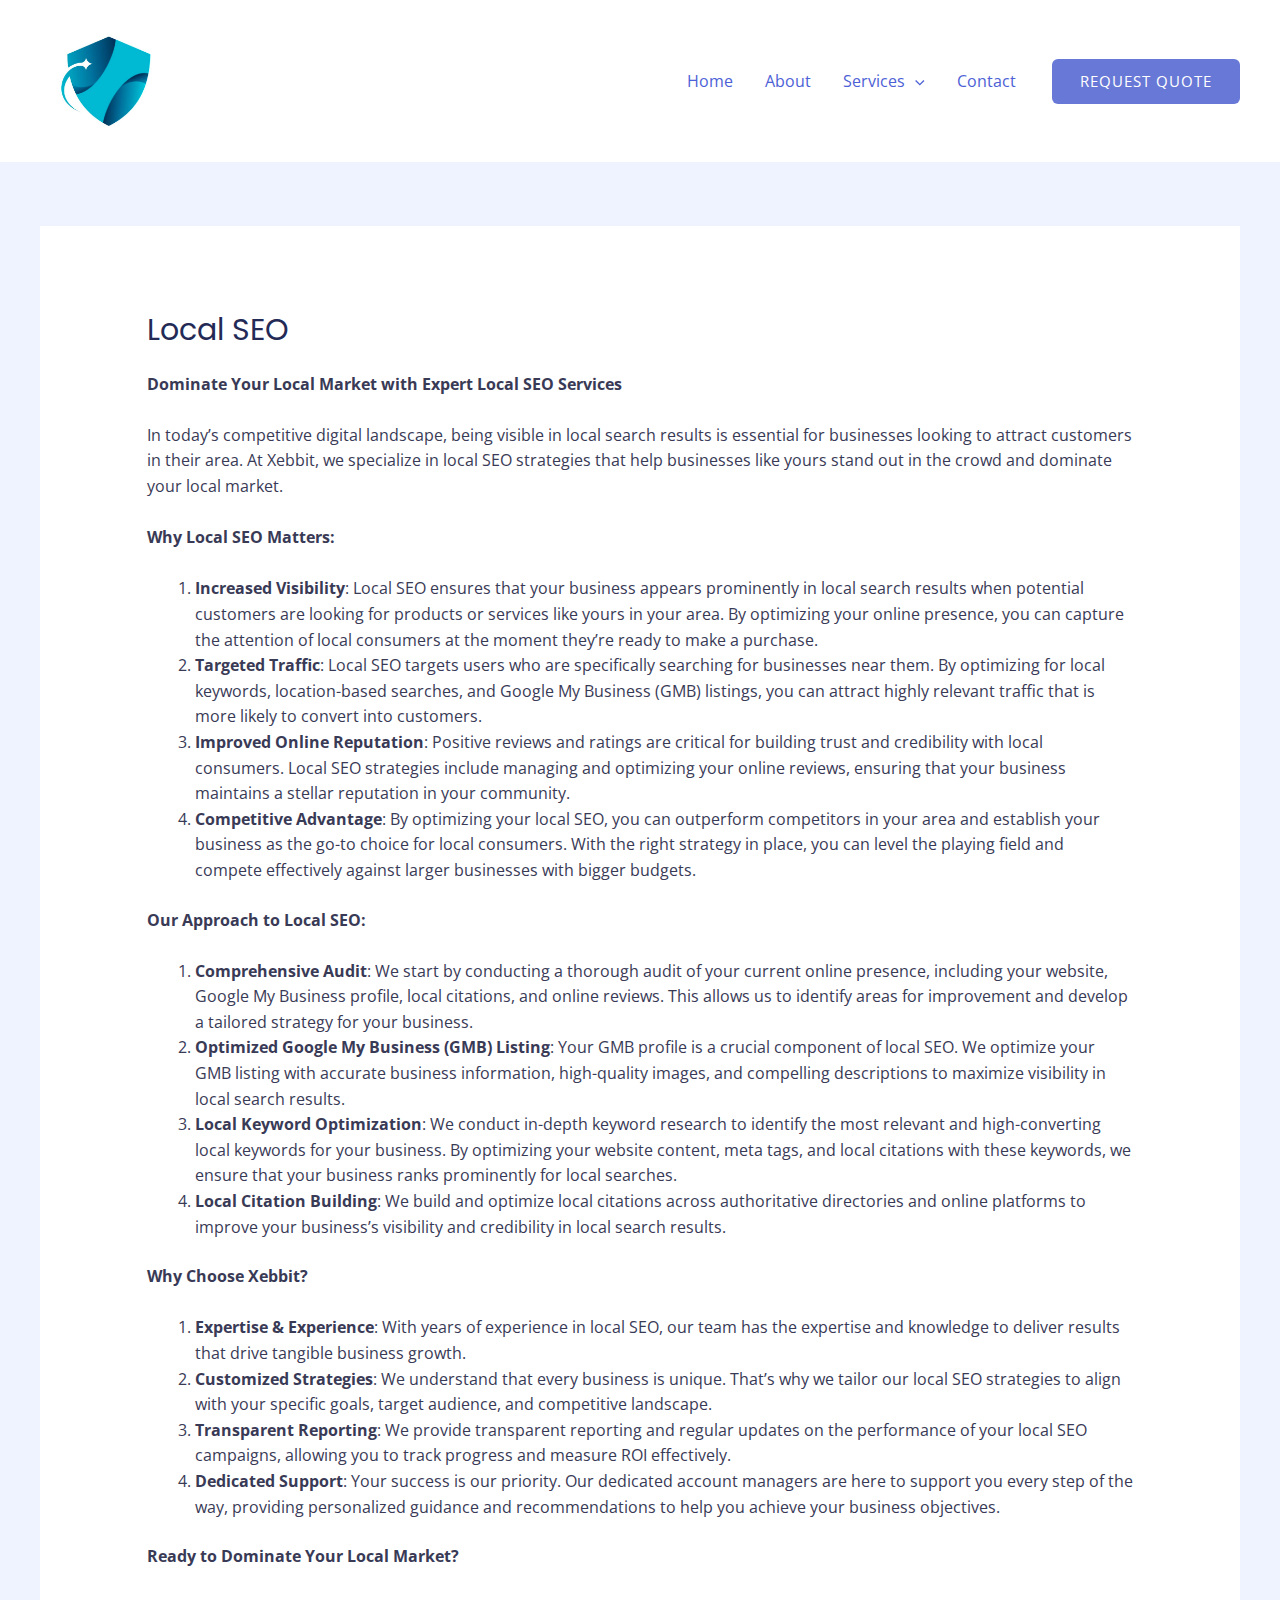
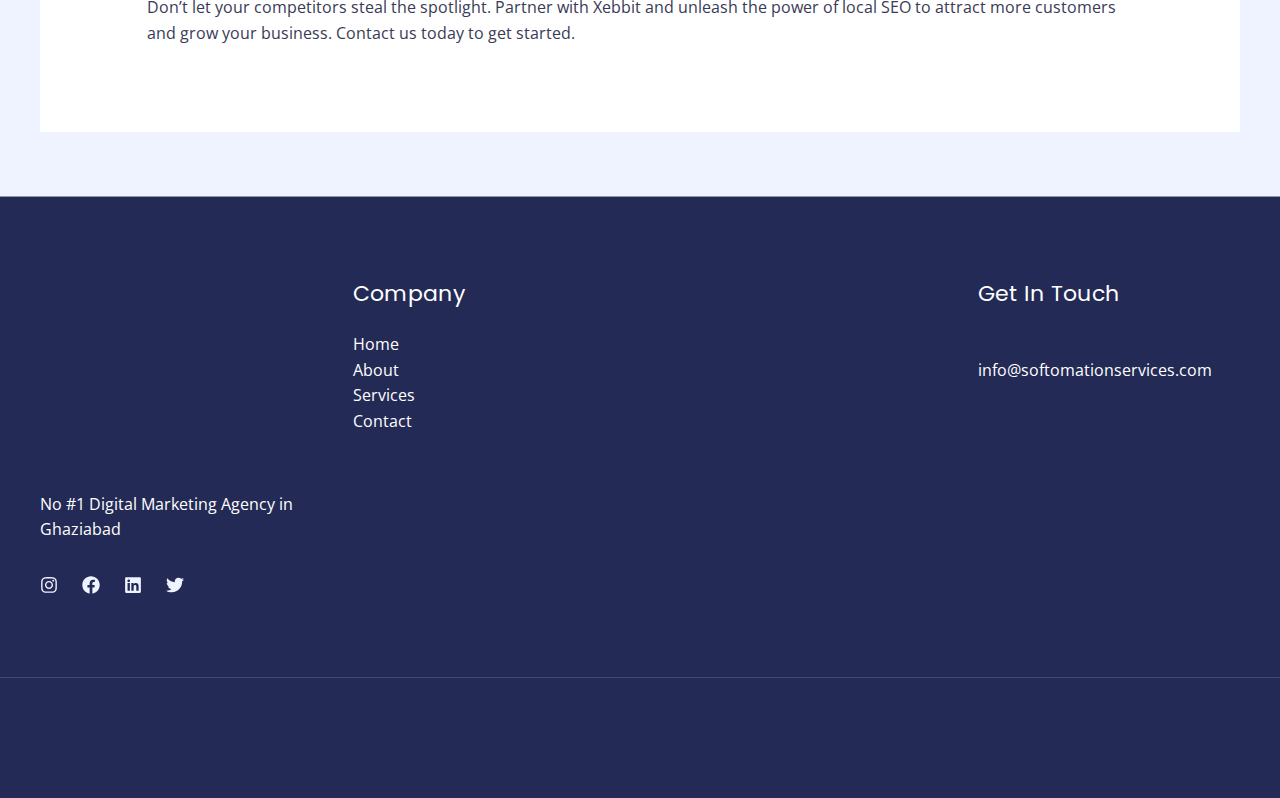
<file: local-seo/index.html>
<!DOCTYPE html>
<html lang="en-US">
<head>
<meta charset="UTF-8">
<meta name="viewport" content="width=device-width, initial-scale=1">
	<link rel="profile" href="https://gmpg.org/xfn/11"> 
	<meta name='robots' content='index, follow, max-image-preview:large, max-snippet:-1, max-video-preview:-1' />

	<!-- This site is optimized with the Yoast SEO plugin v23.8 - https://yoast.com/wordpress/plugins/seo/ -->
	<title>Local SEO -</title>
	<link rel="canonical" href="index.html" />
	<meta property="og:locale" content="en_US" />
	<meta property="og:type" content="article" />
	<meta property="og:title" content="Local SEO -" />
	<meta property="og:description" content="Dominate Your Local Market with Expert Local SEO Services In today&#8217;s competitive digital landscape, being visible in local search results is essential for businesses looking to attract customers in their area. At Xebbit, we specialize in local SEO strategies that help businesses like yours stand out in the crowd and dominate your local market. Why [&hellip;]" />
	<meta property="og:url" content="https://xebbitsolutions.com/local-seo/" />
	<meta property="article:modified_time" content="2024-03-17T17:32:24+00:00" />
	<meta name="twitter:card" content="summary_large_image" />
	<meta name="twitter:label1" content="Est. reading time" />
	<meta name="twitter:data1" content="3 minutes" />
	<script type="application/ld+json" class="yoast-schema-graph">{"@context":"https://schema.org","@graph":[{"@type":"WebPage","@id":"https://xebbitsolutions.com/local-seo/","url":"https://xebbitsolutions.com/local-seo/","name":"Local SEO -","isPartOf":{"@id":"https://xebbitsolutions.com/#website"},"datePublished":"2024-03-16T17:06:26+00:00","dateModified":"2024-03-17T17:32:24+00:00","breadcrumb":{"@id":"https://xebbitsolutions.com/local-seo/#breadcrumb"},"inLanguage":"en-US","potentialAction":[{"@type":"ReadAction","target":["https://xebbitsolutions.com/local-seo/"]}]},{"@type":"BreadcrumbList","@id":"https://xebbitsolutions.com/local-seo/#breadcrumb","itemListElement":[{"@type":"ListItem","position":1,"name":"Home","item":"https://xebbitsolutions.com/"},{"@type":"ListItem","position":2,"name":"Local SEO"}]},{"@type":"WebSite","@id":"https://xebbitsolutions.com/#website","url":"https://xebbitsolutions.com/","name":"","description":"","potentialAction":[{"@type":"SearchAction","target":{"@type":"EntryPoint","urlTemplate":"https://xebbitsolutions.com/?s={search_term_string}"},"query-input":{"@type":"PropertyValueSpecification","valueRequired":true,"valueName":"search_term_string"}}],"inLanguage":"en-US"}]}</script>
	<!-- / Yoast SEO plugin. -->


<link rel='dns-prefetch' href='https://patterns.hiive.cloud' />
<link rel='dns-prefetch' href='https://fonts.googleapis.com' />
<link rel="alternate" type="application/rss+xml" title=" &raquo; Feed" href="../feed/index.rss" />
<link rel="alternate" type="application/rss+xml" title=" &raquo; Comments Feed" href="../comments/feed/index.rss" />
<script>
window._wpemojiSettings = {"baseUrl":"https:\/\/s.w.org\/images\/core\/emoji\/15.0.3\/72x72\/","ext":".png","svgUrl":"https:\/\/s.w.org\/images\/core\/emoji\/15.0.3\/svg\/","svgExt":".svg","source":{"concatemoji":"https:\/\/xebbitsolutions.com\/wp-includes\/js\/wp-emoji-release.min.js?ver=6.7"}};
/*! This file is auto-generated */
!function(i,n){var o,s,e;function c(e){try{var t={supportTests:e,timestamp:(new Date).valueOf()};sessionStorage.setItem(o,JSON.stringify(t))}catch(e){}}function p(e,t,n){e.clearRect(0,0,e.canvas.width,e.canvas.height),e.fillText(t,0,0);var t=new Uint32Array(e.getImageData(0,0,e.canvas.width,e.canvas.height).data),r=(e.clearRect(0,0,e.canvas.width,e.canvas.height),e.fillText(n,0,0),new Uint32Array(e.getImageData(0,0,e.canvas.width,e.canvas.height).data));return t.every(function(e,t){return e===r[t]})}function u(e,t,n){switch(t){case"flag":return n(e,"\ud83c\udff3\ufe0f\u200d\u26a7\ufe0f","\ud83c\udff3\ufe0f\u200b\u26a7\ufe0f")?!1:!n(e,"\ud83c\uddfa\ud83c\uddf3","\ud83c\uddfa\u200b\ud83c\uddf3")&&!n(e,"\ud83c\udff4\udb40\udc67\udb40\udc62\udb40\udc65\udb40\udc6e\udb40\udc67\udb40\udc7f","\ud83c\udff4\u200b\udb40\udc67\u200b\udb40\udc62\u200b\udb40\udc65\u200b\udb40\udc6e\u200b\udb40\udc67\u200b\udb40\udc7f");case"emoji":return!n(e,"\ud83d\udc26\u200d\u2b1b","\ud83d\udc26\u200b\u2b1b")}return!1}function f(e,t,n){var r="undefined"!=typeof WorkerGlobalScope&&self instanceof WorkerGlobalScope?new OffscreenCanvas(300,150):i.createElement("canvas"),a=r.getContext("2d",{willReadFrequently:!0}),o=(a.textBaseline="top",a.font="600 32px Arial",{});return e.forEach(function(e){o[e]=t(a,e,n)}),o}function t(e){var t=i.createElement("script");t.src=e,t.defer=!0,i.head.appendChild(t)}"undefined"!=typeof Promise&&(o="wpEmojiSettingsSupports",s=["flag","emoji"],n.supports={everything:!0,everythingExceptFlag:!0},e=new Promise(function(e){i.addEventListener("DOMContentLoaded",e,{once:!0})}),new Promise(function(t){var n=function(){try{var e=JSON.parse(sessionStorage.getItem(o));if("object"==typeof e&&"number"==typeof e.timestamp&&(new Date).valueOf()<e.timestamp+604800&&"object"==typeof e.supportTests)return e.supportTests}catch(e){}return null}();if(!n){if("undefined"!=typeof Worker&&"undefined"!=typeof OffscreenCanvas&&"undefined"!=typeof URL&&URL.createObjectURL&&"undefined"!=typeof Blob)try{var e="postMessage("+f.toString()+"("+[JSON.stringify(s),u.toString(),p.toString()].join(",")+"));",r=new Blob([e],{type:"text/javascript"}),a=new Worker(URL.createObjectURL(r),{name:"wpTestEmojiSupports"});return void(a.onmessage=function(e){c(n=e.data),a.terminate(),t(n)})}catch(e){}c(n=f(s,u,p))}t(n)}).then(function(e){for(var t in e)n.supports[t]=e[t],n.supports.everything=n.supports.everything&&n.supports[t],"flag"!==t&&(n.supports.everythingExceptFlag=n.supports.everythingExceptFlag&&n.supports[t]);n.supports.everythingExceptFlag=n.supports.everythingExceptFlag&&!n.supports.flag,n.DOMReady=!1,n.readyCallback=function(){n.DOMReady=!0}}).then(function(){return e}).then(function(){var e;n.supports.everything||(n.readyCallback(),(e=n.source||{}).concatemoji?t(e.concatemoji):e.wpemoji&&e.twemoji&&(t(e.twemoji),t(e.wpemoji)))}))}((window,document),window._wpemojiSettings);
</script>
<link rel='stylesheet' id='astra-theme-css-css' href='../wp-content/themes/astra/assets/css/minified/main.min%EF%B9%96ver=4.8.5.css' media='all' />
<style id='astra-theme-css-inline-css'>:root{--ast-post-nav-space:0;--ast-container-default-xlg-padding:6.67em;--ast-container-default-lg-padding:5.67em;--ast-container-default-slg-padding:4.34em;--ast-container-default-md-padding:3.34em;--ast-container-default-sm-padding:6.67em;--ast-container-default-xs-padding:2.4em;--ast-container-default-xxs-padding:1.4em;--ast-code-block-background:#EEEEEE;--ast-comment-inputs-background:#FAFAFA;--ast-normal-container-width:1200px;--ast-narrow-container-width:750px;--ast-blog-title-font-weight:normal;--ast-blog-meta-weight:inherit;}html{font-size:100%;}a,.page-title{color:var(--ast-global-color-1);}a:hover,a:focus{color:var(--ast-global-color-1);}body,button,input,select,textarea,.ast-button,.ast-custom-button{font-family:'Open Sans',sans-serif;font-weight:400;font-size:16px;font-size:1rem;line-height:var(--ast-body-line-height,1.6em);}blockquote{color:var(--ast-global-color-3);}h1,.entry-content h1,.entry-content h1 a,h2,.entry-content h2,.entry-content h2 a,h3,.entry-content h3,.entry-content h3 a,h4,.entry-content h4,.entry-content h4 a,h5,.entry-content h5,.entry-content h5 a,h6,.entry-content h6,.entry-content h6 a,.site-title,.site-title a{font-family:'Poppins',sans-serif;font-weight:700;}.site-title{font-size:35px;font-size:2.1875rem;display:none;}header .custom-logo-link img{max-width:138px;width:138px;}.astra-logo-svg{width:138px;}.site-header .site-description{font-size:15px;font-size:0.9375rem;display:none;}.entry-title{font-size:30px;font-size:1.875rem;}.archive .ast-article-post .ast-article-inner,.blog .ast-article-post .ast-article-inner,.archive .ast-article-post .ast-article-inner:hover,.blog .ast-article-post .ast-article-inner:hover{overflow:hidden;}h1,.entry-content h1,.entry-content h1 a{font-size:48px;font-size:3rem;font-weight:700;font-family:'Poppins',sans-serif;line-height:1.2em;}h2,.entry-content h2,.entry-content h2 a{font-size:42px;font-size:2.625rem;font-family:'Poppins',sans-serif;line-height:1.3em;}h3,.entry-content h3,.entry-content h3 a{font-size:28px;font-size:1.75rem;font-family:'Poppins',sans-serif;line-height:1.3em;}h4,.entry-content h4,.entry-content h4 a{font-size:20px;font-size:1.25rem;line-height:1.2em;font-family:'Poppins',sans-serif;}h5,.entry-content h5,.entry-content h5 a{font-size:18px;font-size:1.125rem;line-height:1.2em;font-family:'Poppins',sans-serif;}h6,.entry-content h6,.entry-content h6 a{font-size:15px;font-size:0.9375rem;line-height:1.25em;font-family:'Poppins',sans-serif;}::selection{background-color:var(--ast-global-color-0);color:#ffffff;}body,h1,.entry-title a,.entry-content h1,.entry-content h1 a,h2,.entry-content h2,.entry-content h2 a,h3,.entry-content h3,.entry-content h3 a,h4,.entry-content h4,.entry-content h4 a,h5,.entry-content h5,.entry-content h5 a,h6,.entry-content h6,.entry-content h6 a{color:var(--ast-global-color-3);}.tagcloud a:hover,.tagcloud a:focus,.tagcloud a.current-item{color:#ffffff;border-color:var(--ast-global-color-1);background-color:var(--ast-global-color-1);}input:focus,input[type="text"]:focus,input[type="email"]:focus,input[type="url"]:focus,input[type="password"]:focus,input[type="reset"]:focus,input[type="search"]:focus,textarea:focus{border-color:var(--ast-global-color-1);}input[type="radio"]:checked,input[type=reset],input[type="checkbox"]:checked,input[type="checkbox"]:hover:checked,input[type="checkbox"]:focus:checked,input[type=range]::-webkit-slider-thumb{border-color:var(--ast-global-color-1);background-color:var(--ast-global-color-1);box-shadow:none;}.site-footer a:hover + .post-count,.site-footer a:focus + .post-count{background:var(--ast-global-color-1);border-color:var(--ast-global-color-1);}.single .nav-links .nav-previous,.single .nav-links .nav-next{color:var(--ast-global-color-1);}.entry-meta,.entry-meta *{line-height:1.45;color:var(--ast-global-color-1);}.entry-meta a:not(.ast-button):hover,.entry-meta a:not(.ast-button):hover *,.entry-meta a:not(.ast-button):focus,.entry-meta a:not(.ast-button):focus *,.page-links > .page-link,.page-links .page-link:hover,.post-navigation a:hover{color:var(--ast-global-color-1);}#cat option,.secondary .calendar_wrap thead a,.secondary .calendar_wrap thead a:visited{color:var(--ast-global-color-1);}.secondary .calendar_wrap #today,.ast-progress-val span{background:var(--ast-global-color-1);}.secondary a:hover + .post-count,.secondary a:focus + .post-count{background:var(--ast-global-color-1);border-color:var(--ast-global-color-1);}.calendar_wrap #today > a{color:#ffffff;}.page-links .page-link,.single .post-navigation a{color:var(--ast-global-color-1);}.ast-search-menu-icon .search-form button.search-submit{padding:0 4px;}.ast-search-menu-icon form.search-form{padding-right:0;}.ast-search-menu-icon.slide-search input.search-field{width:0;}.ast-header-search .ast-search-menu-icon.ast-dropdown-active .search-form,.ast-header-search .ast-search-menu-icon.ast-dropdown-active .search-field:focus{transition:all 0.2s;}.search-form input.search-field:focus{outline:none;}.wp-block-latest-posts > li > a{color:var(--ast-global-color-2);}.widget-title,.widget .wp-block-heading{font-size:22px;font-size:1.375rem;color:var(--ast-global-color-3);}.ast-search-menu-icon.slide-search a:focus-visible:focus-visible,.astra-search-icon:focus-visible,#close:focus-visible,a:focus-visible,.ast-menu-toggle:focus-visible,.site .skip-link:focus-visible,.wp-block-loginout input:focus-visible,.wp-block-search.wp-block-search__button-inside .wp-block-search__inside-wrapper,.ast-header-navigation-arrow:focus-visible,.woocommerce .wc-proceed-to-checkout > .checkout-button:focus-visible,.woocommerce .woocommerce-MyAccount-navigation ul li a:focus-visible,.ast-orders-table__row .ast-orders-table__cell:focus-visible,.woocommerce .woocommerce-order-details .order-again > .button:focus-visible,.woocommerce .woocommerce-message a.button.wc-forward:focus-visible,.woocommerce #minus_qty:focus-visible,.woocommerce #plus_qty:focus-visible,a#ast-apply-coupon:focus-visible,.woocommerce .woocommerce-info a:focus-visible,.woocommerce .astra-shop-summary-wrap a:focus-visible,.woocommerce a.wc-forward:focus-visible,#ast-apply-coupon:focus-visible,.woocommerce-js .woocommerce-mini-cart-item a.remove:focus-visible,#close:focus-visible,.button.search-submit:focus-visible,#search_submit:focus,.normal-search:focus-visible,.ast-header-account-wrap:focus-visible,.woocommerce .ast-on-card-button.ast-quick-view-trigger:focus{outline-style:dotted;outline-color:inherit;outline-width:thin;}input:focus,input[type="text"]:focus,input[type="email"]:focus,input[type="url"]:focus,input[type="password"]:focus,input[type="reset"]:focus,input[type="search"]:focus,input[type="number"]:focus,textarea:focus,.wp-block-search__input:focus,[data-section="section-header-mobile-trigger"] .ast-button-wrap .ast-mobile-menu-trigger-minimal:focus,.ast-mobile-popup-drawer.active .menu-toggle-close:focus,.woocommerce-ordering select.orderby:focus,#ast-scroll-top:focus,#coupon_code:focus,.woocommerce-page #comment:focus,.woocommerce #reviews #respond input#submit:focus,.woocommerce a.add_to_cart_button:focus,.woocommerce .button.single_add_to_cart_button:focus,.woocommerce .woocommerce-cart-form button:focus,.woocommerce .woocommerce-cart-form__cart-item .quantity .qty:focus,.woocommerce .woocommerce-billing-fields .woocommerce-billing-fields__field-wrapper .woocommerce-input-wrapper > .input-text:focus,.woocommerce #order_comments:focus,.woocommerce #place_order:focus,.woocommerce .woocommerce-address-fields .woocommerce-address-fields__field-wrapper .woocommerce-input-wrapper > .input-text:focus,.woocommerce .woocommerce-MyAccount-content form button:focus,.woocommerce .woocommerce-MyAccount-content .woocommerce-EditAccountForm .woocommerce-form-row .woocommerce-Input.input-text:focus,.woocommerce .ast-woocommerce-container .woocommerce-pagination ul.page-numbers li a:focus,body #content .woocommerce form .form-row .select2-container--default .select2-selection--single:focus,#ast-coupon-code:focus,.woocommerce.woocommerce-js .quantity input[type=number]:focus,.woocommerce-js .woocommerce-mini-cart-item .quantity input[type=number]:focus,.woocommerce p#ast-coupon-trigger:focus{border-style:dotted;border-color:inherit;border-width:thin;}input{outline:none;}.ast-logo-title-inline .site-logo-img{padding-right:1em;}.site-logo-img img{ transition:all 0.2s linear;}body .ast-oembed-container *{position:absolute;top:0;width:100%;height:100%;left:0;}body .wp-block-embed-pocket-casts .ast-oembed-container *{position:unset;}.ast-single-post-featured-section + article {margin-top: 2em;}.site-content .ast-single-post-featured-section img {width: 100%;overflow: hidden;object-fit: cover;}.site > .ast-single-related-posts-container {margin-top: 0;}@media (min-width: 769px) {.ast-desktop .ast-container--narrow {max-width: var(--ast-narrow-container-width);margin: 0 auto;}}@media (max-width:768.9px){#ast-desktop-header{display:none;}}@media (min-width:769px){#ast-mobile-header{display:none;}}.wp-block-buttons.aligncenter{justify-content:center;}.wp-block-buttons .wp-block-button.is-style-outline .wp-block-button__link.wp-element-button,.ast-outline-button,.wp-block-uagb-buttons-child .uagb-buttons-repeater.ast-outline-button{border-top-width:2px;border-right-width:2px;border-bottom-width:2px;border-left-width:2px;font-family:inherit;font-weight:400;font-size:15px;font-size:0.9375rem;line-height:1em;border-top-left-radius:6px;border-top-right-radius:6px;border-bottom-right-radius:6px;border-bottom-left-radius:6px;}.wp-block-button .wp-block-button__link.wp-element-button.is-style-outline:not(.has-background),.wp-block-button.is-style-outline>.wp-block-button__link.wp-element-button:not(.has-background),.ast-outline-button{background-color:transparent;}.entry-content[data-ast-blocks-layout] > figure{margin-bottom:1em;}@media (max-width:768px){.ast-separate-container #primary,.ast-separate-container #secondary{padding:1.5em 0;}#primary,#secondary{padding:1.5em 0;margin:0;}.ast-left-sidebar #content > .ast-container{display:flex;flex-direction:column-reverse;width:100%;}.ast-separate-container .ast-article-post,.ast-separate-container .ast-article-single{padding:1.5em 2.14em;}.ast-author-box img.avatar{margin:20px 0 0 0;}}@media (min-width:769px){.ast-separate-container.ast-right-sidebar #primary,.ast-separate-container.ast-left-sidebar #primary{border:0;}.search-no-results.ast-separate-container #primary{margin-bottom:4em;}}.elementor-button-wrapper .elementor-button{border-style:solid;text-decoration:none;border-top-width:0px;border-right-width:0px;border-left-width:0px;border-bottom-width:0px;}body .elementor-button.elementor-size-sm,body .elementor-button.elementor-size-xs,body .elementor-button.elementor-size-md,body .elementor-button.elementor-size-lg,body .elementor-button.elementor-size-xl,body .elementor-button{border-top-left-radius:6px;border-top-right-radius:6px;border-bottom-right-radius:6px;border-bottom-left-radius:6px;padding-top:17px;padding-right:35px;padding-bottom:17px;padding-left:35px;}.elementor-button-wrapper .elementor-button{border-color:var(--ast-global-color-0);background-color:var(--ast-global-color-0);}.elementor-button-wrapper .elementor-button:hover,.elementor-button-wrapper .elementor-button:focus{color:#ffffff;background-color:var(--ast-global-color-1);border-color:var(--ast-global-color-1);}.wp-block-button .wp-block-button__link ,.elementor-button-wrapper .elementor-button,.elementor-button-wrapper .elementor-button:visited{color:#ffffff;}.elementor-button-wrapper .elementor-button{font-weight:400;font-size:15px;font-size:0.9375rem;line-height:1em;text-transform:uppercase;letter-spacing:1px;}body .elementor-button.elementor-size-sm,body .elementor-button.elementor-size-xs,body .elementor-button.elementor-size-md,body .elementor-button.elementor-size-lg,body .elementor-button.elementor-size-xl,body .elementor-button{font-size:15px;font-size:0.9375rem;}.wp-block-button .wp-block-button__link:hover,.wp-block-button .wp-block-button__link:focus{color:#ffffff;background-color:var(--ast-global-color-1);border-color:var(--ast-global-color-1);}.elementor-widget-heading h1.elementor-heading-title{line-height:1.2em;}.elementor-widget-heading h2.elementor-heading-title{line-height:1.3em;}.elementor-widget-heading h3.elementor-heading-title{line-height:1.3em;}.elementor-widget-heading h4.elementor-heading-title{line-height:1.2em;}.elementor-widget-heading h5.elementor-heading-title{line-height:1.2em;}.elementor-widget-heading h6.elementor-heading-title{line-height:1.25em;}.wp-block-button .wp-block-button__link,.wp-block-search .wp-block-search__button,body .wp-block-file .wp-block-file__button{border-style:solid;border-top-width:0px;border-right-width:0px;border-left-width:0px;border-bottom-width:0px;border-color:var(--ast-global-color-0);background-color:var(--ast-global-color-0);color:#ffffff;font-family:inherit;font-weight:400;line-height:1em;text-transform:uppercase;letter-spacing:1px;font-size:15px;font-size:0.9375rem;border-top-left-radius:6px;border-top-right-radius:6px;border-bottom-right-radius:6px;border-bottom-left-radius:6px;padding-top:17px;padding-right:35px;padding-bottom:17px;padding-left:35px;}.menu-toggle,button,.ast-button,.ast-custom-button,.button,input#submit,input[type="button"],input[type="submit"],input[type="reset"],form[CLASS*="wp-block-search__"].wp-block-search .wp-block-search__inside-wrapper .wp-block-search__button,body .wp-block-file .wp-block-file__button,.woocommerce-js a.button,.woocommerce button.button,.woocommerce .woocommerce-message a.button,.woocommerce #respond input#submit.alt,.woocommerce input.button.alt,.woocommerce input.button,.woocommerce input.button:disabled,.woocommerce input.button:disabled[disabled],.woocommerce input.button:disabled:hover,.woocommerce input.button:disabled[disabled]:hover,.woocommerce #respond input#submit,.woocommerce button.button.alt.disabled,.wc-block-grid__products .wc-block-grid__product .wp-block-button__link,.wc-block-grid__product-onsale,[CLASS*="wc-block"] button,.woocommerce-js .astra-cart-drawer .astra-cart-drawer-content .woocommerce-mini-cart__buttons .button:not(.checkout):not(.ast-continue-shopping),.woocommerce-js .astra-cart-drawer .astra-cart-drawer-content .woocommerce-mini-cart__buttons a.checkout,.woocommerce button.button.alt.disabled.wc-variation-selection-needed,[CLASS*="wc-block"] .wc-block-components-button{border-style:solid;border-top-width:0px;border-right-width:0px;border-left-width:0px;border-bottom-width:0px;color:#ffffff;border-color:var(--ast-global-color-0);background-color:var(--ast-global-color-0);padding-top:17px;padding-right:35px;padding-bottom:17px;padding-left:35px;font-family:inherit;font-weight:400;font-size:15px;font-size:0.9375rem;line-height:1em;text-transform:uppercase;letter-spacing:1px;border-top-left-radius:6px;border-top-right-radius:6px;border-bottom-right-radius:6px;border-bottom-left-radius:6px;}button:focus,.menu-toggle:hover,button:hover,.ast-button:hover,.ast-custom-button:hover .button:hover,.ast-custom-button:hover ,input[type=reset]:hover,input[type=reset]:focus,input#submit:hover,input#submit:focus,input[type="button"]:hover,input[type="button"]:focus,input[type="submit"]:hover,input[type="submit"]:focus,form[CLASS*="wp-block-search__"].wp-block-search .wp-block-search__inside-wrapper .wp-block-search__button:hover,form[CLASS*="wp-block-search__"].wp-block-search .wp-block-search__inside-wrapper .wp-block-search__button:focus,body .wp-block-file .wp-block-file__button:hover,body .wp-block-file .wp-block-file__button:focus,.woocommerce-js a.button:hover,.woocommerce button.button:hover,.woocommerce .woocommerce-message a.button:hover,.woocommerce #respond input#submit:hover,.woocommerce #respond input#submit.alt:hover,.woocommerce input.button.alt:hover,.woocommerce input.button:hover,.woocommerce button.button.alt.disabled:hover,.wc-block-grid__products .wc-block-grid__product .wp-block-button__link:hover,[CLASS*="wc-block"] button:hover,.woocommerce-js .astra-cart-drawer .astra-cart-drawer-content .woocommerce-mini-cart__buttons .button:not(.checkout):not(.ast-continue-shopping):hover,.woocommerce-js .astra-cart-drawer .astra-cart-drawer-content .woocommerce-mini-cart__buttons a.checkout:hover,.woocommerce button.button.alt.disabled.wc-variation-selection-needed:hover,[CLASS*="wc-block"] .wc-block-components-button:hover,[CLASS*="wc-block"] .wc-block-components-button:focus{color:#ffffff;background-color:var(--ast-global-color-1);border-color:var(--ast-global-color-1);}@media (max-width:768px){.ast-mobile-header-stack .main-header-bar .ast-search-menu-icon{display:inline-block;}.ast-header-break-point.ast-header-custom-item-outside .ast-mobile-header-stack .main-header-bar .ast-search-icon{margin:0;}.ast-comment-avatar-wrap img{max-width:2.5em;}.ast-comment-meta{padding:0 1.8888em 1.3333em;}.ast-separate-container .ast-comment-list li.depth-1{padding:1.5em 2.14em;}.ast-separate-container .comment-respond{padding:2em 2.14em;}}@media (min-width:544px){.ast-container{max-width:100%;}}@media (max-width:544px){.ast-separate-container .ast-article-post,.ast-separate-container .ast-article-single,.ast-separate-container .comments-title,.ast-separate-container .ast-archive-description{padding:1.5em 1em;}.ast-separate-container #content .ast-container{padding-left:0.54em;padding-right:0.54em;}.ast-separate-container .ast-comment-list .bypostauthor{padding:.5em;}.ast-search-menu-icon.ast-dropdown-active .search-field{width:170px;}} #ast-mobile-header .ast-site-header-cart-li a{pointer-events:none;}body,.ast-separate-container{background-color:var(--ast-global-color-4);background-image:none;}@media (max-width:768px){.site-title{display:none;}.site-header .site-description{display:none;}h1,.entry-content h1,.entry-content h1 a{font-size:40px;}h2,.entry-content h2,.entry-content h2 a{font-size:35px;}h3,.entry-content h3,.entry-content h3 a{font-size:24px;}.astra-logo-svg{width:140px;}header .custom-logo-link img,.ast-header-break-point .site-logo-img .custom-mobile-logo-link img{max-width:140px;width:140px;}}@media (max-width:544px){.site-title{display:none;}.site-header .site-description{display:none;}h1,.entry-content h1,.entry-content h1 a{font-size:28px;}h2,.entry-content h2,.entry-content h2 a{font-size:24px;}h3,.entry-content h3,.entry-content h3 a{font-size:20px;}h4,.entry-content h4,.entry-content h4 a{font-size:18px;font-size:1.125rem;}h5,.entry-content h5,.entry-content h5 a{font-size:17px;font-size:1.0625rem;}h6,.entry-content h6,.entry-content h6 a{font-size:15px;font-size:0.9375rem;}header .custom-logo-link img,.ast-header-break-point .site-branding img,.ast-header-break-point .custom-logo-link img{max-width:120px;width:120px;}.astra-logo-svg{width:120px;}.ast-header-break-point .site-logo-img .custom-mobile-logo-link img{max-width:120px;}}@media (max-width:768px){html{font-size:91.2%;}}@media (max-width:544px){html{font-size:91.2%;}}@media (min-width:769px){.ast-container{max-width:1240px;}}@media (min-width:769px){.site-content .ast-container{display:flex;}}@media (max-width:768px){.site-content .ast-container{flex-direction:column;}}@media (min-width:769px){.main-header-menu .sub-menu .menu-item.ast-left-align-sub-menu:hover > .sub-menu,.main-header-menu .sub-menu .menu-item.ast-left-align-sub-menu.focus > .sub-menu{margin-left:-2px;}}.site .comments-area{padding-bottom:3em;}.wp-block-file {display: flex;align-items: center;flex-wrap: wrap;justify-content: space-between;}.wp-block-pullquote {border: none;}.wp-block-pullquote blockquote::before {content: "\201D";font-family: "Helvetica",sans-serif;display: flex;transform: rotate( 180deg );font-size: 6rem;font-style: normal;line-height: 1;font-weight: bold;align-items: center;justify-content: center;}.has-text-align-right > blockquote::before {justify-content: flex-start;}.has-text-align-left > blockquote::before {justify-content: flex-end;}figure.wp-block-pullquote.is-style-solid-color blockquote {max-width: 100%;text-align: inherit;}:root {--wp--custom--ast-default-block-top-padding: 3em;--wp--custom--ast-default-block-right-padding: 3em;--wp--custom--ast-default-block-bottom-padding: 3em;--wp--custom--ast-default-block-left-padding: 3em;--wp--custom--ast-container-width: 1200px;--wp--custom--ast-content-width-size: 1200px;--wp--custom--ast-wide-width-size: calc(1200px + var(--wp--custom--ast-default-block-left-padding) + var(--wp--custom--ast-default-block-right-padding));}.ast-narrow-container {--wp--custom--ast-content-width-size: 750px;--wp--custom--ast-wide-width-size: 750px;}@media(max-width: 768px) {:root {--wp--custom--ast-default-block-top-padding: 3em;--wp--custom--ast-default-block-right-padding: 2em;--wp--custom--ast-default-block-bottom-padding: 3em;--wp--custom--ast-default-block-left-padding: 2em;}}@media(max-width: 544px) {:root {--wp--custom--ast-default-block-top-padding: 3em;--wp--custom--ast-default-block-right-padding: 1.5em;--wp--custom--ast-default-block-bottom-padding: 3em;--wp--custom--ast-default-block-left-padding: 1.5em;}}.entry-content > .wp-block-group,.entry-content > .wp-block-cover,.entry-content > .wp-block-columns {padding-top: var(--wp--custom--ast-default-block-top-padding);padding-right: var(--wp--custom--ast-default-block-right-padding);padding-bottom: var(--wp--custom--ast-default-block-bottom-padding);padding-left: var(--wp--custom--ast-default-block-left-padding);}.ast-plain-container.ast-no-sidebar .entry-content > .alignfull,.ast-page-builder-template .ast-no-sidebar .entry-content > .alignfull {margin-left: calc( -50vw + 50%);margin-right: calc( -50vw + 50%);max-width: 100vw;width: 100vw;}.ast-plain-container.ast-no-sidebar .entry-content .alignfull .alignfull,.ast-page-builder-template.ast-no-sidebar .entry-content .alignfull .alignfull,.ast-plain-container.ast-no-sidebar .entry-content .alignfull .alignwide,.ast-page-builder-template.ast-no-sidebar .entry-content .alignfull .alignwide,.ast-plain-container.ast-no-sidebar .entry-content .alignwide .alignfull,.ast-page-builder-template.ast-no-sidebar .entry-content .alignwide .alignfull,.ast-plain-container.ast-no-sidebar .entry-content .alignwide .alignwide,.ast-page-builder-template.ast-no-sidebar .entry-content .alignwide .alignwide,.ast-plain-container.ast-no-sidebar .entry-content .wp-block-column .alignfull,.ast-page-builder-template.ast-no-sidebar .entry-content .wp-block-column .alignfull,.ast-plain-container.ast-no-sidebar .entry-content .wp-block-column .alignwide,.ast-page-builder-template.ast-no-sidebar .entry-content .wp-block-column .alignwide {margin-left: auto;margin-right: auto;width: 100%;}[data-ast-blocks-layout] .wp-block-separator:not(.is-style-dots) {height: 0;}[data-ast-blocks-layout] .wp-block-separator {margin: 20px auto;}[data-ast-blocks-layout] .wp-block-separator:not(.is-style-wide):not(.is-style-dots) {max-width: 100px;}[data-ast-blocks-layout] .wp-block-separator.has-background {padding: 0;}.entry-content[data-ast-blocks-layout] > * {max-width: var(--wp--custom--ast-content-width-size);margin-left: auto;margin-right: auto;}.entry-content[data-ast-blocks-layout] > .alignwide {max-width: var(--wp--custom--ast-wide-width-size);}.entry-content[data-ast-blocks-layout] .alignfull {max-width: none;}.ast-full-width-layout .entry-content[data-ast-blocks-layout] .is-layout-constrained.wp-block-cover-is-layout-constrained > *,.ast-full-width-layout .entry-content[data-ast-blocks-layout] .is-layout-constrained.wp-block-group-is-layout-constrained > * {max-width: var(--wp--custom--ast-content-width-size);margin-left: auto;margin-right: auto;}.entry-content .wp-block-columns {margin-bottom: 0;}blockquote {margin: 1.5em;border-color: rgba(0,0,0,0.05);}.wp-block-quote:not(.has-text-align-right):not(.has-text-align-center) {border-left: 5px solid rgba(0,0,0,0.05);}.has-text-align-right > blockquote,blockquote.has-text-align-right {border-right: 5px solid rgba(0,0,0,0.05);}.has-text-align-left > blockquote,blockquote.has-text-align-left {border-left: 5px solid rgba(0,0,0,0.05);}.wp-block-site-tagline,.wp-block-latest-posts .read-more {margin-top: 15px;}.wp-block-loginout p label {display: block;}.wp-block-loginout p:not(.login-remember):not(.login-submit) input {width: 100%;}.wp-block-loginout input:focus {border-color: transparent;}.wp-block-loginout input:focus {outline: thin dotted;}.entry-content .wp-block-media-text .wp-block-media-text__content {padding: 0 0 0 8%;}.entry-content .wp-block-media-text.has-media-on-the-right .wp-block-media-text__content {padding: 0 8% 0 0;}.entry-content .wp-block-media-text.has-background .wp-block-media-text__content {padding: 8%;}.entry-content .wp-block-cover:not([class*="background-color"]) .wp-block-cover__inner-container,.entry-content .wp-block-cover:not([class*="background-color"]) .wp-block-cover-image-text,.entry-content .wp-block-cover:not([class*="background-color"]) .wp-block-cover-text,.entry-content .wp-block-cover-image:not([class*="background-color"]) .wp-block-cover__inner-container,.entry-content .wp-block-cover-image:not([class*="background-color"]) .wp-block-cover-image-text,.entry-content .wp-block-cover-image:not([class*="background-color"]) .wp-block-cover-text {color: var(--ast-global-color-5);}.wp-block-loginout .login-remember input {width: 1.1rem;height: 1.1rem;margin: 0 5px 4px 0;vertical-align: middle;}.wp-block-latest-posts > li > *:first-child,.wp-block-latest-posts:not(.is-grid) > li:first-child {margin-top: 0;}.entry-content > .wp-block-buttons,.entry-content > .wp-block-uagb-buttons {margin-bottom: 1.5em;}.wp-block-search__inside-wrapper .wp-block-search__input {padding: 0 10px;color: var(--ast-global-color-3);background: var(--ast-global-color-5);border-color: var(--ast-border-color);}.wp-block-latest-posts .read-more {margin-bottom: 1.5em;}.wp-block-search__no-button .wp-block-search__inside-wrapper .wp-block-search__input {padding-top: 5px;padding-bottom: 5px;}.wp-block-latest-posts .wp-block-latest-posts__post-date,.wp-block-latest-posts .wp-block-latest-posts__post-author {font-size: 1rem;}.wp-block-latest-posts > li > *,.wp-block-latest-posts:not(.is-grid) > li {margin-top: 12px;margin-bottom: 12px;}.ast-page-builder-template .entry-content[data-ast-blocks-layout] > *,.ast-page-builder-template .entry-content[data-ast-blocks-layout] > .alignfull > * {max-width: none;}.ast-page-builder-template .entry-content[data-ast-blocks-layout] > .alignwide > * {max-width: var(--wp--custom--ast-wide-width-size);}.ast-page-builder-template .entry-content[data-ast-blocks-layout] > .inherit-container-width > *,.ast-page-builder-template .entry-content[data-ast-blocks-layout] > * > *,.entry-content[data-ast-blocks-layout] > .wp-block-cover .wp-block-cover__inner-container {max-width: var(--wp--custom--ast-content-width-size) ;margin-left: auto;margin-right: auto;}.entry-content[data-ast-blocks-layout] .wp-block-cover:not(.alignleft):not(.alignright) {width: auto;}@media(max-width: 1200px) {.ast-separate-container .entry-content > .alignfull,.ast-separate-container .entry-content[data-ast-blocks-layout] > .alignwide,.ast-plain-container .entry-content[data-ast-blocks-layout] > .alignwide,.ast-plain-container .entry-content .alignfull {margin-left: calc(-1 * min(var(--ast-container-default-xlg-padding),20px)) ;margin-right: calc(-1 * min(var(--ast-container-default-xlg-padding),20px));}}@media(min-width: 1201px) {.ast-separate-container .entry-content > .alignfull {margin-left: calc(-1 * var(--ast-container-default-xlg-padding) );margin-right: calc(-1 * var(--ast-container-default-xlg-padding) );}.ast-separate-container .entry-content[data-ast-blocks-layout] > .alignwide,.ast-plain-container .entry-content[data-ast-blocks-layout] > .alignwide {margin-left: calc(-1 * var(--wp--custom--ast-default-block-left-padding) );margin-right: calc(-1 * var(--wp--custom--ast-default-block-right-padding) );}}@media(min-width: 768px) {.ast-separate-container .entry-content .wp-block-group.alignwide:not(.inherit-container-width) > :where(:not(.alignleft):not(.alignright)),.ast-plain-container .entry-content .wp-block-group.alignwide:not(.inherit-container-width) > :where(:not(.alignleft):not(.alignright)) {max-width: calc( var(--wp--custom--ast-content-width-size) + 80px );}.ast-plain-container.ast-right-sidebar .entry-content[data-ast-blocks-layout] .alignfull,.ast-plain-container.ast-left-sidebar .entry-content[data-ast-blocks-layout] .alignfull {margin-left: -60px;margin-right: -60px;}}@media(min-width: 544px) {.entry-content > .alignleft {margin-right: 20px;}.entry-content > .alignright {margin-left: 20px;}}@media (max-width:544px){.wp-block-columns .wp-block-column:not(:last-child){margin-bottom:20px;}.wp-block-latest-posts{margin:0;}}@media( max-width: 600px ) {.entry-content .wp-block-media-text .wp-block-media-text__content,.entry-content .wp-block-media-text.has-media-on-the-right .wp-block-media-text__content {padding: 8% 0 0;}.entry-content .wp-block-media-text.has-background .wp-block-media-text__content {padding: 8%;}}.ast-page-builder-template .entry-header {padding-left: 0;}.ast-narrow-container .site-content .wp-block-uagb-image--align-full .wp-block-uagb-image__figure {max-width: 100%;margin-left: auto;margin-right: auto;}:root .has-ast-global-color-0-color{color:var(--ast-global-color-0);}:root .has-ast-global-color-0-background-color{background-color:var(--ast-global-color-0);}:root .wp-block-button .has-ast-global-color-0-color{color:var(--ast-global-color-0);}:root .wp-block-button .has-ast-global-color-0-background-color{background-color:var(--ast-global-color-0);}:root .has-ast-global-color-1-color{color:var(--ast-global-color-1);}:root .has-ast-global-color-1-background-color{background-color:var(--ast-global-color-1);}:root .wp-block-button .has-ast-global-color-1-color{color:var(--ast-global-color-1);}:root .wp-block-button .has-ast-global-color-1-background-color{background-color:var(--ast-global-color-1);}:root .has-ast-global-color-2-color{color:var(--ast-global-color-2);}:root .has-ast-global-color-2-background-color{background-color:var(--ast-global-color-2);}:root .wp-block-button .has-ast-global-color-2-color{color:var(--ast-global-color-2);}:root .wp-block-button .has-ast-global-color-2-background-color{background-color:var(--ast-global-color-2);}:root .has-ast-global-color-3-color{color:var(--ast-global-color-3);}:root .has-ast-global-color-3-background-color{background-color:var(--ast-global-color-3);}:root .wp-block-button .has-ast-global-color-3-color{color:var(--ast-global-color-3);}:root .wp-block-button .has-ast-global-color-3-background-color{background-color:var(--ast-global-color-3);}:root .has-ast-global-color-4-color{color:var(--ast-global-color-4);}:root .has-ast-global-color-4-background-color{background-color:var(--ast-global-color-4);}:root .wp-block-button .has-ast-global-color-4-color{color:var(--ast-global-color-4);}:root .wp-block-button .has-ast-global-color-4-background-color{background-color:var(--ast-global-color-4);}:root .has-ast-global-color-5-color{color:var(--ast-global-color-5);}:root .has-ast-global-color-5-background-color{background-color:var(--ast-global-color-5);}:root .wp-block-button .has-ast-global-color-5-color{color:var(--ast-global-color-5);}:root .wp-block-button .has-ast-global-color-5-background-color{background-color:var(--ast-global-color-5);}:root .has-ast-global-color-6-color{color:var(--ast-global-color-6);}:root .has-ast-global-color-6-background-color{background-color:var(--ast-global-color-6);}:root .wp-block-button .has-ast-global-color-6-color{color:var(--ast-global-color-6);}:root .wp-block-button .has-ast-global-color-6-background-color{background-color:var(--ast-global-color-6);}:root .has-ast-global-color-7-color{color:var(--ast-global-color-7);}:root .has-ast-global-color-7-background-color{background-color:var(--ast-global-color-7);}:root .wp-block-button .has-ast-global-color-7-color{color:var(--ast-global-color-7);}:root .wp-block-button .has-ast-global-color-7-background-color{background-color:var(--ast-global-color-7);}:root .has-ast-global-color-8-color{color:var(--ast-global-color-8);}:root .has-ast-global-color-8-background-color{background-color:var(--ast-global-color-8);}:root .wp-block-button .has-ast-global-color-8-color{color:var(--ast-global-color-8);}:root .wp-block-button .has-ast-global-color-8-background-color{background-color:var(--ast-global-color-8);}:root{--ast-global-color-0:#6878d6;--ast-global-color-1:#4d61d6;--ast-global-color-2:#242a56;--ast-global-color-3:#393a56;--ast-global-color-4:#eff2ff;--ast-global-color-5:#ffffff;--ast-global-color-6:#eff2ff;--ast-global-color-7:#242a56;--ast-global-color-8:#BFD1FF;}:root {--ast-border-color : #dddddd;}.ast-single-entry-banner {-js-display: flex;display: flex;flex-direction: column;justify-content: center;text-align: center;position: relative;background: #eeeeee;}.ast-single-entry-banner[data-banner-layout="layout-1"] {max-width: 1200px;background: inherit;padding: 20px 0;}.ast-single-entry-banner[data-banner-width-type="custom"] {margin: 0 auto;width: 100%;}.ast-single-entry-banner + .site-content .entry-header {margin-bottom: 0;}.site .ast-author-avatar {--ast-author-avatar-size: ;}a.ast-underline-text {text-decoration: underline;}.ast-container > .ast-terms-link {position: relative;display: block;}a.ast-button.ast-badge-tax {padding: 4px 8px;border-radius: 3px;font-size: inherit;}header.entry-header .entry-title{font-size:30px;font-size:1.875rem;}header.entry-header > *:not(:last-child){margin-bottom:10px;}.ast-archive-entry-banner {-js-display: flex;display: flex;flex-direction: column;justify-content: center;text-align: center;position: relative;background: #eeeeee;}.ast-archive-entry-banner[data-banner-width-type="custom"] {margin: 0 auto;width: 100%;}.ast-archive-entry-banner[data-banner-layout="layout-1"] {background: inherit;padding: 20px 0;text-align: left;}body.archive .ast-archive-description{max-width:1200px;width:100%;text-align:left;padding-top:3em;padding-right:3em;padding-bottom:3em;padding-left:3em;}body.archive .ast-archive-description .ast-archive-title,body.archive .ast-archive-description .ast-archive-title *{font-size:40px;font-size:2.5rem;}body.archive .ast-archive-description > *:not(:last-child){margin-bottom:10px;}@media (max-width:768px){body.archive .ast-archive-description{text-align:left;}}@media (max-width:544px){body.archive .ast-archive-description{text-align:left;}}.ast-breadcrumbs .trail-browse,.ast-breadcrumbs .trail-items,.ast-breadcrumbs .trail-items li{display:inline-block;margin:0;padding:0;border:none;background:inherit;text-indent:0;text-decoration:none;}.ast-breadcrumbs .trail-browse{font-size:inherit;font-style:inherit;font-weight:inherit;color:inherit;}.ast-breadcrumbs .trail-items{list-style:none;}.trail-items li::after{padding:0 0.3em;content:"\00bb";}.trail-items li:last-of-type::after{display:none;}h1,.entry-content h1,h2,.entry-content h2,h3,.entry-content h3,h4,.entry-content h4,h5,.entry-content h5,h6,.entry-content h6{color:var(--ast-global-color-2);}@media (max-width:768px){.ast-builder-grid-row-container.ast-builder-grid-row-tablet-3-firstrow .ast-builder-grid-row > *:first-child,.ast-builder-grid-row-container.ast-builder-grid-row-tablet-3-lastrow .ast-builder-grid-row > *:last-child{grid-column:1 / -1;}}@media (max-width:544px){.ast-builder-grid-row-container.ast-builder-grid-row-mobile-3-firstrow .ast-builder-grid-row > *:first-child,.ast-builder-grid-row-container.ast-builder-grid-row-mobile-3-lastrow .ast-builder-grid-row > *:last-child{grid-column:1 / -1;}}.ast-builder-layout-element[data-section="title_tagline"]{display:flex;}@media (max-width:768px){.ast-header-break-point .ast-builder-layout-element[data-section="title_tagline"]{display:flex;}}@media (max-width:544px){.ast-header-break-point .ast-builder-layout-element[data-section="title_tagline"]{display:flex;}}[data-section*="section-hb-button-"] .menu-link{display:none;}.ast-header-button-1[data-section*="section-hb-button-"] .ast-builder-button-wrap .ast-custom-button{line-height:1em;}.ast-header-button-1 .ast-custom-button{color:var(--ast-global-color-5);background:var(--ast-global-color-0);}.ast-header-button-1 .ast-custom-button:hover{color:var(--ast-global-color-3);background:var(--ast-global-color-5);}.ast-header-button-1[data-section*="section-hb-button-"] .ast-builder-button-wrap .ast-custom-button{padding-top:15px;padding-bottom:15px;padding-left:28px;padding-right:28px;}.ast-header-button-1[data-section="section-hb-button-1"]{display:flex;}@media (max-width:768px){.ast-header-break-point .ast-header-button-1[data-section="section-hb-button-1"]{display:none;}}@media (max-width:544px){.ast-header-break-point .ast-header-button-1[data-section="section-hb-button-1"]{display:flex;}}.ast-builder-menu-1{font-family:inherit;font-weight:inherit;}.ast-builder-menu-1 .sub-menu,.ast-builder-menu-1 .inline-on-mobile .sub-menu{border-top-width:1px;border-bottom-width:1px;border-right-width:1px;border-left-width:1px;border-color:#eaeaea;border-style:solid;}.ast-builder-menu-1 .sub-menu .sub-menu{top:-1px;}.ast-builder-menu-1 .main-header-menu > .menu-item > .sub-menu,.ast-builder-menu-1 .main-header-menu > .menu-item > .astra-full-megamenu-wrapper{margin-top:0px;}.ast-desktop .ast-builder-menu-1 .main-header-menu > .menu-item > .sub-menu:before,.ast-desktop .ast-builder-menu-1 .main-header-menu > .menu-item > .astra-full-megamenu-wrapper:before{height:calc( 0px + 1px + 5px );}.ast-desktop .ast-builder-menu-1 .menu-item .sub-menu .menu-link{border-bottom-width:1px;border-color:#eaeaea;border-style:solid;}.ast-desktop .ast-builder-menu-1 .menu-item .sub-menu:last-child > .menu-item > .menu-link{border-bottom-width:1px;}.ast-desktop .ast-builder-menu-1 .menu-item:last-child > .menu-item > .menu-link{border-bottom-width:0;}@media (max-width:768px){.ast-builder-menu-1 .main-header-menu .menu-item > .menu-link{color:var(--ast-global-color-3);}.ast-builder-menu-1 .menu-item > .ast-menu-toggle{color:var(--ast-global-color-3);}.ast-builder-menu-1 .menu-item:hover > .menu-link,.ast-builder-menu-1 .inline-on-mobile .menu-item:hover > .ast-menu-toggle{color:var(--ast-global-color-1);}.ast-builder-menu-1 .menu-item:hover > .ast-menu-toggle{color:var(--ast-global-color-1);}.ast-builder-menu-1 .menu-item.current-menu-item > .menu-link,.ast-builder-menu-1 .inline-on-mobile .menu-item.current-menu-item > .ast-menu-toggle,.ast-builder-menu-1 .current-menu-ancestor > .menu-link,.ast-builder-menu-1 .current-menu-ancestor > .ast-menu-toggle{color:var(--ast-global-color-1);}.ast-builder-menu-1 .menu-item.current-menu-item > .ast-menu-toggle{color:var(--ast-global-color-1);}.ast-header-break-point .ast-builder-menu-1 .menu-item.menu-item-has-children > .ast-menu-toggle{top:0;}.ast-builder-menu-1 .inline-on-mobile .menu-item.menu-item-has-children > .ast-menu-toggle{right:-15px;}.ast-builder-menu-1 .menu-item-has-children > .menu-link:after{content:unset;}.ast-builder-menu-1 .main-header-menu > .menu-item > .sub-menu,.ast-builder-menu-1 .main-header-menu > .menu-item > .astra-full-megamenu-wrapper{margin-top:0;}}@media (max-width:544px){.ast-header-break-point .ast-builder-menu-1 .menu-item.menu-item-has-children > .ast-menu-toggle{top:0;}.ast-builder-menu-1 .main-header-menu > .menu-item > .sub-menu,.ast-builder-menu-1 .main-header-menu > .menu-item > .astra-full-megamenu-wrapper{margin-top:0;}}.ast-builder-menu-1{display:flex;}@media (max-width:768px){.ast-header-break-point .ast-builder-menu-1{display:flex;}}@media (max-width:544px){.ast-header-break-point .ast-builder-menu-1{display:flex;}}.site-below-footer-wrap{padding-top:20px;padding-bottom:20px;}.site-below-footer-wrap[data-section="section-below-footer-builder"]{background-image:none;min-height:80px;border-style:solid;border-width:0px;border-top-width:1px;border-top-color:rgba(81,86,129,0.72);}.site-below-footer-wrap[data-section="section-below-footer-builder"] .ast-builder-grid-row{max-width:1200px;min-height:80px;margin-left:auto;margin-right:auto;}.site-below-footer-wrap[data-section="section-below-footer-builder"] .ast-builder-grid-row,.site-below-footer-wrap[data-section="section-below-footer-builder"] .site-footer-section{align-items:center;}.site-below-footer-wrap[data-section="section-below-footer-builder"].ast-footer-row-inline .site-footer-section{display:flex;margin-bottom:0;}.ast-builder-grid-row-full .ast-builder-grid-row{grid-template-columns:1fr;}@media (max-width:768px){.site-below-footer-wrap[data-section="section-below-footer-builder"].ast-footer-row-tablet-inline .site-footer-section{display:flex;margin-bottom:0;}.site-below-footer-wrap[data-section="section-below-footer-builder"].ast-footer-row-tablet-stack .site-footer-section{display:block;margin-bottom:10px;}.ast-builder-grid-row-container.ast-builder-grid-row-tablet-full .ast-builder-grid-row{grid-template-columns:1fr;}}@media (max-width:544px){.site-below-footer-wrap[data-section="section-below-footer-builder"].ast-footer-row-mobile-inline .site-footer-section{display:flex;margin-bottom:0;}.site-below-footer-wrap[data-section="section-below-footer-builder"].ast-footer-row-mobile-stack .site-footer-section{display:block;margin-bottom:10px;}.ast-builder-grid-row-container.ast-builder-grid-row-mobile-full .ast-builder-grid-row{grid-template-columns:1fr;}}@media (max-width:544px){.site-below-footer-wrap[data-section="section-below-footer-builder"]{padding-left:30px;padding-right:30px;}}.site-below-footer-wrap[data-section="section-below-footer-builder"]{display:grid;}@media (max-width:768px){.ast-header-break-point .site-below-footer-wrap[data-section="section-below-footer-builder"]{display:grid;}}@media (max-width:544px){.ast-header-break-point .site-below-footer-wrap[data-section="section-below-footer-builder"]{display:grid;}}.ast-footer-copyright{text-align:center;}.ast-footer-copyright {color:var(--ast-global-color-5);}@media (max-width:768px){.ast-footer-copyright{text-align:center;}}@media (max-width:544px){.ast-footer-copyright{text-align:center;}}.ast-footer-copyright.ast-builder-layout-element{display:flex;}@media (max-width:768px){.ast-header-break-point .ast-footer-copyright.ast-builder-layout-element{display:flex;}}@media (max-width:544px){.ast-header-break-point .ast-footer-copyright.ast-builder-layout-element{display:flex;}}.ast-social-stack-desktop .ast-builder-social-element,.ast-social-stack-tablet .ast-builder-social-element,.ast-social-stack-mobile .ast-builder-social-element {margin-top: 6px;margin-bottom: 6px;}.social-show-label-true .ast-builder-social-element {width: auto;padding: 0 0.4em;}[data-section^="section-fb-social-icons-"] .footer-social-inner-wrap {text-align: center;}.ast-footer-social-wrap {width: 100%;}.ast-footer-social-wrap .ast-builder-social-element:first-child {margin-left: 0;}.ast-footer-social-wrap .ast-builder-social-element:last-child {margin-right: 0;}.ast-header-social-wrap .ast-builder-social-element:first-child {margin-left: 0;}.ast-header-social-wrap .ast-builder-social-element:last-child {margin-right: 0;}.ast-builder-social-element {line-height: 1;color: #3a3a3a;background: transparent;vertical-align: middle;transition: all 0.01s;margin-left: 6px;margin-right: 6px;justify-content: center;align-items: center;}.ast-builder-social-element {line-height: 1;color: #3a3a3a;background: transparent;vertical-align: middle;transition: all 0.01s;margin-left: 6px;margin-right: 6px;justify-content: center;align-items: center;}.ast-builder-social-element .social-item-label {padding-left: 6px;}.ast-footer-social-1-wrap .ast-builder-social-element,.ast-footer-social-1-wrap .social-show-label-true .ast-builder-social-element{margin-left:12px;margin-right:12px;}.ast-footer-social-1-wrap .ast-builder-social-element svg{width:18px;height:18px;}.ast-footer-social-1-wrap .ast-social-color-type-custom svg{fill:var(--ast-global-color-4);}.ast-footer-social-1-wrap .ast-social-color-type-custom .ast-builder-social-element:hover{color:var(--ast-global-color-5);}.ast-footer-social-1-wrap .ast-social-color-type-custom .ast-builder-social-element:hover svg{fill:var(--ast-global-color-5);}.ast-footer-social-1-wrap .ast-social-color-type-custom .social-item-label{color:var(--ast-global-color-4);}.ast-footer-social-1-wrap .ast-builder-social-element:hover .social-item-label{color:var(--ast-global-color-5);}[data-section="section-fb-social-icons-1"] .footer-social-inner-wrap{text-align:left;}@media (max-width:768px){[data-section="section-fb-social-icons-1"] .footer-social-inner-wrap{text-align:left;}}@media (max-width:544px){[data-section="section-fb-social-icons-1"] .footer-social-inner-wrap{text-align:left;}}.ast-builder-layout-element[data-section="section-fb-social-icons-1"]{display:flex;}@media (max-width:768px){.ast-header-break-point .ast-builder-layout-element[data-section="section-fb-social-icons-1"]{display:flex;}}@media (max-width:544px){.ast-header-break-point .ast-builder-layout-element[data-section="section-fb-social-icons-1"]{display:flex;}}.site-footer{background-color:var(--ast-global-color-2);background-image:none;}.site-primary-footer-wrap{padding-top:45px;padding-bottom:45px;}.site-primary-footer-wrap[data-section="section-primary-footer-builder"]{background-image:none;border-style:solid;border-width:0px;border-top-width:1px;border-top-color:rgba(230,230,230,0.57);}.site-primary-footer-wrap[data-section="section-primary-footer-builder"] .ast-builder-grid-row{max-width:1200px;margin-left:auto;margin-right:auto;}.site-primary-footer-wrap[data-section="section-primary-footer-builder"] .ast-builder-grid-row,.site-primary-footer-wrap[data-section="section-primary-footer-builder"] .site-footer-section{align-items:flex-start;}.site-primary-footer-wrap[data-section="section-primary-footer-builder"].ast-footer-row-inline .site-footer-section{display:flex;margin-bottom:0;}.ast-builder-grid-row-4-equal .ast-builder-grid-row{grid-template-columns:repeat( 4,1fr );}@media (max-width:768px){.site-primary-footer-wrap[data-section="section-primary-footer-builder"].ast-footer-row-tablet-inline .site-footer-section{display:flex;margin-bottom:0;}.site-primary-footer-wrap[data-section="section-primary-footer-builder"].ast-footer-row-tablet-stack .site-footer-section{display:block;margin-bottom:10px;}.ast-builder-grid-row-container.ast-builder-grid-row-tablet-2-equal .ast-builder-grid-row{grid-template-columns:repeat( 2,1fr );}}@media (max-width:544px){.site-primary-footer-wrap[data-section="section-primary-footer-builder"].ast-footer-row-mobile-inline .site-footer-section{display:flex;margin-bottom:0;}.site-primary-footer-wrap[data-section="section-primary-footer-builder"].ast-footer-row-mobile-stack .site-footer-section{display:block;margin-bottom:10px;}.ast-builder-grid-row-container.ast-builder-grid-row-mobile-full .ast-builder-grid-row{grid-template-columns:1fr;}}.site-primary-footer-wrap[data-section="section-primary-footer-builder"]{padding-top:80px;padding-bottom:80px;}@media (max-width:768px){.site-primary-footer-wrap[data-section="section-primary-footer-builder"]{padding-top:50px;padding-bottom:20px;padding-left:30px;padding-right:30px;}}.site-primary-footer-wrap[data-section="section-primary-footer-builder"]{display:grid;}@media (max-width:768px){.ast-header-break-point .site-primary-footer-wrap[data-section="section-primary-footer-builder"]{display:grid;}}@media (max-width:544px){.ast-header-break-point .site-primary-footer-wrap[data-section="section-primary-footer-builder"]{display:grid;}}.footer-widget-area[data-section="sidebar-widgets-footer-widget-1"].footer-widget-area-inner{text-align:left;}@media (max-width:768px){.footer-widget-area[data-section="sidebar-widgets-footer-widget-1"].footer-widget-area-inner{text-align:left;}}@media (max-width:544px){.footer-widget-area[data-section="sidebar-widgets-footer-widget-1"].footer-widget-area-inner{text-align:left;}}.footer-widget-area[data-section="sidebar-widgets-footer-widget-2"].footer-widget-area-inner{text-align:left;}@media (max-width:768px){.footer-widget-area[data-section="sidebar-widgets-footer-widget-2"].footer-widget-area-inner{text-align:left;}}@media (max-width:544px){.footer-widget-area[data-section="sidebar-widgets-footer-widget-2"].footer-widget-area-inner{text-align:left;}}.footer-widget-area[data-section="sidebar-widgets-footer-widget-3"].footer-widget-area-inner{text-align:left;}@media (max-width:768px){.footer-widget-area[data-section="sidebar-widgets-footer-widget-3"].footer-widget-area-inner{text-align:left;}}@media (max-width:544px){.footer-widget-area[data-section="sidebar-widgets-footer-widget-3"].footer-widget-area-inner{text-align:left;}}.footer-widget-area[data-section="sidebar-widgets-footer-widget-4"].footer-widget-area-inner{text-align:left;}@media (max-width:768px){.footer-widget-area[data-section="sidebar-widgets-footer-widget-4"].footer-widget-area-inner{text-align:left;}}@media (max-width:544px){.footer-widget-area[data-section="sidebar-widgets-footer-widget-4"].footer-widget-area-inner{text-align:left;}}.footer-widget-area[data-section="sidebar-widgets-footer-widget-1"].footer-widget-area-inner{color:var(--ast-global-color-5);}.footer-widget-area[data-section="sidebar-widgets-footer-widget-1"]{display:block;}@media (max-width:768px){.ast-header-break-point .footer-widget-area[data-section="sidebar-widgets-footer-widget-1"]{display:block;}}@media (max-width:544px){.ast-header-break-point .footer-widget-area[data-section="sidebar-widgets-footer-widget-1"]{display:block;}}.footer-widget-area[data-section="sidebar-widgets-footer-widget-2"].footer-widget-area-inner a{color:var(--ast-global-color-5);}.footer-widget-area[data-section="sidebar-widgets-footer-widget-2"].footer-widget-area-inner a:hover{color:var(--ast-global-color-4);}.footer-widget-area[data-section="sidebar-widgets-footer-widget-2"] .widget-title,.footer-widget-area[data-section="sidebar-widgets-footer-widget-2"] h1,.footer-widget-area[data-section="sidebar-widgets-footer-widget-2"] .widget-area h1,.footer-widget-area[data-section="sidebar-widgets-footer-widget-2"] h2,.footer-widget-area[data-section="sidebar-widgets-footer-widget-2"] .widget-area h2,.footer-widget-area[data-section="sidebar-widgets-footer-widget-2"] h3,.footer-widget-area[data-section="sidebar-widgets-footer-widget-2"] .widget-area h3,.footer-widget-area[data-section="sidebar-widgets-footer-widget-2"] h4,.footer-widget-area[data-section="sidebar-widgets-footer-widget-2"] .widget-area h4,.footer-widget-area[data-section="sidebar-widgets-footer-widget-2"] h5,.footer-widget-area[data-section="sidebar-widgets-footer-widget-2"] .widget-area h5,.footer-widget-area[data-section="sidebar-widgets-footer-widget-2"] h6,.footer-widget-area[data-section="sidebar-widgets-footer-widget-2"] .widget-area h6{color:var(--ast-global-color-5);}.footer-widget-area[data-section="sidebar-widgets-footer-widget-2"]{display:block;}@media (max-width:768px){.ast-header-break-point .footer-widget-area[data-section="sidebar-widgets-footer-widget-2"]{display:block;}}@media (max-width:544px){.ast-header-break-point .footer-widget-area[data-section="sidebar-widgets-footer-widget-2"]{display:block;}}.footer-widget-area[data-section="sidebar-widgets-footer-widget-3"].footer-widget-area-inner a{color:var(--ast-global-color-5);}.footer-widget-area[data-section="sidebar-widgets-footer-widget-3"].footer-widget-area-inner a:hover{color:var(--ast-global-color-4);}.footer-widget-area[data-section="sidebar-widgets-footer-widget-3"] .widget-title,.footer-widget-area[data-section="sidebar-widgets-footer-widget-3"] h1,.footer-widget-area[data-section="sidebar-widgets-footer-widget-3"] .widget-area h1,.footer-widget-area[data-section="sidebar-widgets-footer-widget-3"] h2,.footer-widget-area[data-section="sidebar-widgets-footer-widget-3"] .widget-area h2,.footer-widget-area[data-section="sidebar-widgets-footer-widget-3"] h3,.footer-widget-area[data-section="sidebar-widgets-footer-widget-3"] .widget-area h3,.footer-widget-area[data-section="sidebar-widgets-footer-widget-3"] h4,.footer-widget-area[data-section="sidebar-widgets-footer-widget-3"] .widget-area h4,.footer-widget-area[data-section="sidebar-widgets-footer-widget-3"] h5,.footer-widget-area[data-section="sidebar-widgets-footer-widget-3"] .widget-area h5,.footer-widget-area[data-section="sidebar-widgets-footer-widget-3"] h6,.footer-widget-area[data-section="sidebar-widgets-footer-widget-3"] .widget-area h6{color:var(--ast-global-color-5);}.footer-widget-area[data-section="sidebar-widgets-footer-widget-3"]{display:block;}@media (max-width:768px){.ast-header-break-point .footer-widget-area[data-section="sidebar-widgets-footer-widget-3"]{display:block;}}@media (max-width:544px){.ast-header-break-point .footer-widget-area[data-section="sidebar-widgets-footer-widget-3"]{display:block;}}.footer-widget-area[data-section="sidebar-widgets-footer-widget-4"].footer-widget-area-inner{color:var(--ast-global-color-5);}.footer-widget-area[data-section="sidebar-widgets-footer-widget-4"] .widget-title,.footer-widget-area[data-section="sidebar-widgets-footer-widget-4"] h1,.footer-widget-area[data-section="sidebar-widgets-footer-widget-4"] .widget-area h1,.footer-widget-area[data-section="sidebar-widgets-footer-widget-4"] h2,.footer-widget-area[data-section="sidebar-widgets-footer-widget-4"] .widget-area h2,.footer-widget-area[data-section="sidebar-widgets-footer-widget-4"] h3,.footer-widget-area[data-section="sidebar-widgets-footer-widget-4"] .widget-area h3,.footer-widget-area[data-section="sidebar-widgets-footer-widget-4"] h4,.footer-widget-area[data-section="sidebar-widgets-footer-widget-4"] .widget-area h4,.footer-widget-area[data-section="sidebar-widgets-footer-widget-4"] h5,.footer-widget-area[data-section="sidebar-widgets-footer-widget-4"] .widget-area h5,.footer-widget-area[data-section="sidebar-widgets-footer-widget-4"] h6,.footer-widget-area[data-section="sidebar-widgets-footer-widget-4"] .widget-area h6{color:var(--ast-global-color-5);}.footer-widget-area[data-section="sidebar-widgets-footer-widget-4"]{display:block;}@media (max-width:768px){.ast-header-break-point .footer-widget-area[data-section="sidebar-widgets-footer-widget-4"]{display:block;}}@media (max-width:544px){.ast-header-break-point .footer-widget-area[data-section="sidebar-widgets-footer-widget-4"]{display:block;}}.elementor-posts-container [CLASS*="ast-width-"]{width:100%;}.elementor-template-full-width .ast-container{display:block;}.elementor-screen-only,.screen-reader-text,.screen-reader-text span,.ui-helper-hidden-accessible{top:0 !important;}@media (max-width:544px){.elementor-element .elementor-wc-products .woocommerce[class*="columns-"] ul.products li.product{width:auto;margin:0;}.elementor-element .woocommerce .woocommerce-result-count{float:none;}}.ast-header-break-point .main-header-bar{border-bottom-width:0px;}@media (min-width:769px){.main-header-bar{border-bottom-width:0px;}}.ast-flex{-webkit-align-content:center;-ms-flex-line-pack:center;align-content:center;-webkit-box-align:center;-webkit-align-items:center;-moz-box-align:center;-ms-flex-align:center;align-items:center;}.main-header-bar{padding:1em 0;}.ast-site-identity{padding:0;}.header-main-layout-1 .ast-flex.main-header-container, .header-main-layout-3 .ast-flex.main-header-container{-webkit-align-content:center;-ms-flex-line-pack:center;align-content:center;-webkit-box-align:center;-webkit-align-items:center;-moz-box-align:center;-ms-flex-align:center;align-items:center;}.header-main-layout-1 .ast-flex.main-header-container, .header-main-layout-3 .ast-flex.main-header-container{-webkit-align-content:center;-ms-flex-line-pack:center;align-content:center;-webkit-box-align:center;-webkit-align-items:center;-moz-box-align:center;-ms-flex-align:center;align-items:center;}.ast-header-break-point .main-navigation ul .menu-item .menu-link .icon-arrow:first-of-type svg{top:.2em;margin-top:0px;margin-left:0px;width:.65em;transform:translate(0, -2px) rotateZ(270deg);}.ast-mobile-popup-content .ast-submenu-expanded > .ast-menu-toggle{transform:rotateX(180deg);overflow-y:auto;}@media (min-width:769px){.ast-builder-menu .main-navigation > ul > li:last-child a{margin-right:0;}}.ast-separate-container .ast-article-inner{background-color:transparent;background-image:none;}.ast-separate-container .ast-article-post{background-color:var(--ast-global-color-5);background-image:none;}.ast-separate-container .ast-article-single:not(.ast-related-post), .woocommerce.ast-separate-container .ast-woocommerce-container, .ast-separate-container .error-404, .ast-separate-container .no-results, .single.ast-separate-container  .ast-author-meta, .ast-separate-container .related-posts-title-wrapper,.ast-separate-container .comments-count-wrapper, .ast-box-layout.ast-plain-container .site-content,.ast-padded-layout.ast-plain-container .site-content, .ast-separate-container .ast-archive-description, .ast-separate-container .comments-area .comment-respond, .ast-separate-container .comments-area .ast-comment-list li, .ast-separate-container .comments-area .comments-title{background-color:var(--ast-global-color-5);background-image:none;}.ast-separate-container.ast-two-container #secondary .widget{background-color:var(--ast-global-color-5);background-image:none;}.ast-mobile-header-content > *,.ast-desktop-header-content > * {padding: 10px 0;height: auto;}.ast-mobile-header-content > *:first-child,.ast-desktop-header-content > *:first-child {padding-top: 10px;}.ast-mobile-header-content > .ast-builder-menu,.ast-desktop-header-content > .ast-builder-menu {padding-top: 0;}.ast-mobile-header-content > *:last-child,.ast-desktop-header-content > *:last-child {padding-bottom: 0;}.ast-mobile-header-content .ast-search-menu-icon.ast-inline-search label,.ast-desktop-header-content .ast-search-menu-icon.ast-inline-search label {width: 100%;}.ast-desktop-header-content .main-header-bar-navigation .ast-submenu-expanded > .ast-menu-toggle::before {transform: rotateX(180deg);}#ast-desktop-header .ast-desktop-header-content,.ast-mobile-header-content .ast-search-icon,.ast-desktop-header-content .ast-search-icon,.ast-mobile-header-wrap .ast-mobile-header-content,.ast-main-header-nav-open.ast-popup-nav-open .ast-mobile-header-wrap .ast-mobile-header-content,.ast-main-header-nav-open.ast-popup-nav-open .ast-desktop-header-content {display: none;}.ast-main-header-nav-open.ast-header-break-point #ast-desktop-header .ast-desktop-header-content,.ast-main-header-nav-open.ast-header-break-point .ast-mobile-header-wrap .ast-mobile-header-content {display: block;}.ast-desktop .ast-desktop-header-content .astra-menu-animation-slide-up > .menu-item > .sub-menu,.ast-desktop .ast-desktop-header-content .astra-menu-animation-slide-up > .menu-item .menu-item > .sub-menu,.ast-desktop .ast-desktop-header-content .astra-menu-animation-slide-down > .menu-item > .sub-menu,.ast-desktop .ast-desktop-header-content .astra-menu-animation-slide-down > .menu-item .menu-item > .sub-menu,.ast-desktop .ast-desktop-header-content .astra-menu-animation-fade > .menu-item > .sub-menu,.ast-desktop .ast-desktop-header-content .astra-menu-animation-fade > .menu-item .menu-item > .sub-menu {opacity: 1;visibility: visible;}.ast-hfb-header.ast-default-menu-enable.ast-header-break-point .ast-mobile-header-wrap .ast-mobile-header-content .main-header-bar-navigation {width: unset;margin: unset;}.ast-mobile-header-content.content-align-flex-end .main-header-bar-navigation .menu-item-has-children > .ast-menu-toggle,.ast-desktop-header-content.content-align-flex-end .main-header-bar-navigation .menu-item-has-children > .ast-menu-toggle {left: calc( 20px - 0.907em);right: auto;}.ast-mobile-header-content .ast-search-menu-icon,.ast-mobile-header-content .ast-search-menu-icon.slide-search,.ast-desktop-header-content .ast-search-menu-icon,.ast-desktop-header-content .ast-search-menu-icon.slide-search {width: 100%;position: relative;display: block;right: auto;transform: none;}.ast-mobile-header-content .ast-search-menu-icon.slide-search .search-form,.ast-mobile-header-content .ast-search-menu-icon .search-form,.ast-desktop-header-content .ast-search-menu-icon.slide-search .search-form,.ast-desktop-header-content .ast-search-menu-icon .search-form {right: 0;visibility: visible;opacity: 1;position: relative;top: auto;transform: none;padding: 0;display: block;overflow: hidden;}.ast-mobile-header-content .ast-search-menu-icon.ast-inline-search .search-field,.ast-mobile-header-content .ast-search-menu-icon .search-field,.ast-desktop-header-content .ast-search-menu-icon.ast-inline-search .search-field,.ast-desktop-header-content .ast-search-menu-icon .search-field {width: 100%;padding-right: 5.5em;}.ast-mobile-header-content .ast-search-menu-icon .search-submit,.ast-desktop-header-content .ast-search-menu-icon .search-submit {display: block;position: absolute;height: 100%;top: 0;right: 0;padding: 0 1em;border-radius: 0;}.ast-hfb-header.ast-default-menu-enable.ast-header-break-point .ast-mobile-header-wrap .ast-mobile-header-content .main-header-bar-navigation ul .sub-menu .menu-link {padding-left: 30px;}.ast-hfb-header.ast-default-menu-enable.ast-header-break-point .ast-mobile-header-wrap .ast-mobile-header-content .main-header-bar-navigation .sub-menu .menu-item .menu-item .menu-link {padding-left: 40px;}.ast-mobile-popup-drawer.active .ast-mobile-popup-inner{background-color:var(--ast-global-color-5);;}.ast-mobile-header-wrap .ast-mobile-header-content, .ast-desktop-header-content{background-color:var(--ast-global-color-5);;}.ast-mobile-popup-content > *, .ast-mobile-header-content > *, .ast-desktop-popup-content > *, .ast-desktop-header-content > *{padding-top:0px;padding-bottom:0px;}.content-align-flex-start .ast-builder-layout-element{justify-content:flex-start;}.content-align-flex-start .main-header-menu{text-align:left;}.ast-mobile-popup-drawer.active .menu-toggle-close{color:#3a3a3a;}.ast-mobile-header-wrap .ast-primary-header-bar,.ast-primary-header-bar .site-primary-header-wrap{min-height:70px;}.ast-desktop .ast-primary-header-bar .main-header-menu > .menu-item{line-height:70px;}.ast-header-break-point #masthead .ast-mobile-header-wrap .ast-primary-header-bar,.ast-header-break-point #masthead .ast-mobile-header-wrap .ast-below-header-bar,.ast-header-break-point #masthead .ast-mobile-header-wrap .ast-above-header-bar{padding-left:20px;padding-right:20px;}.ast-header-break-point .ast-primary-header-bar{border-bottom-width:0px;border-bottom-style:solid;}@media (min-width:769px){.ast-primary-header-bar{border-bottom-width:0px;border-bottom-style:solid;}}.ast-primary-header-bar{display:block;}@media (max-width:768px){.ast-header-break-point .ast-primary-header-bar{display:grid;}}@media (max-width:544px){.ast-header-break-point .ast-primary-header-bar{display:grid;}}[data-section="section-header-mobile-trigger"] .ast-button-wrap .ast-mobile-menu-trigger-fill{color:#ffffff;border:none;background:var(--ast-global-color-0);}[data-section="section-header-mobile-trigger"] .ast-button-wrap .mobile-menu-toggle-icon .ast-mobile-svg{width:20px;height:20px;fill:#ffffff;}[data-section="section-header-mobile-trigger"] .ast-button-wrap .mobile-menu-wrap .mobile-menu{color:#ffffff;}:root{--e-global-color-astglobalcolor0:#6878d6;--e-global-color-astglobalcolor1:#4d61d6;--e-global-color-astglobalcolor2:#242a56;--e-global-color-astglobalcolor3:#393a56;--e-global-color-astglobalcolor4:#eff2ff;--e-global-color-astglobalcolor5:#ffffff;--e-global-color-astglobalcolor6:#eff2ff;--e-global-color-astglobalcolor7:#242a56;--e-global-color-astglobalcolor8:#BFD1FF;}
</style>
<link rel='stylesheet' id='astra-google-fonts-css' href='https://fonts.googleapis.com/css?family=Open+Sans%3A400%2C%7CPoppins%3A700%2C&amp;display=fallback&amp;ver=4.8.5' media='all' />
<style id='wp-emoji-styles-inline-css'>img.wp-smiley, img.emoji {
		display: inline !important;
		border: none !important;
		box-shadow: none !important;
		height: 1em !important;
		width: 1em !important;
		margin: 0 0.07em !important;
		vertical-align: -0.1em !important;
		background: none !important;
		padding: 0 !important;
	}
</style>
<link rel='stylesheet' id='wp-block-library-css' href='../wp-includes/css/dist/block-library/style.min%EF%B9%96ver=6.7.css' media='all' />
<link rel='stylesheet' id='nfd-wonder-blocks-utilities-css' href='https://patterns.hiive.cloud/assets/css/utilities.css?ver=1731582910' media='all' />
<style id='global-styles-inline-css'>:root{--wp--preset--aspect-ratio--square: 1;--wp--preset--aspect-ratio--4-3: 4/3;--wp--preset--aspect-ratio--3-4: 3/4;--wp--preset--aspect-ratio--3-2: 3/2;--wp--preset--aspect-ratio--2-3: 2/3;--wp--preset--aspect-ratio--16-9: 16/9;--wp--preset--aspect-ratio--9-16: 9/16;--wp--preset--color--black: #000000;--wp--preset--color--cyan-bluish-gray: #abb8c3;--wp--preset--color--white: #ffffff;--wp--preset--color--pale-pink: #f78da7;--wp--preset--color--vivid-red: #cf2e2e;--wp--preset--color--luminous-vivid-orange: #ff6900;--wp--preset--color--luminous-vivid-amber: #fcb900;--wp--preset--color--light-green-cyan: #7bdcb5;--wp--preset--color--vivid-green-cyan: #00d084;--wp--preset--color--pale-cyan-blue: #8ed1fc;--wp--preset--color--vivid-cyan-blue: #0693e3;--wp--preset--color--vivid-purple: #9b51e0;--wp--preset--color--ast-global-color-0: var(--ast-global-color-0);--wp--preset--color--ast-global-color-1: var(--ast-global-color-1);--wp--preset--color--ast-global-color-2: var(--ast-global-color-2);--wp--preset--color--ast-global-color-3: var(--ast-global-color-3);--wp--preset--color--ast-global-color-4: var(--ast-global-color-4);--wp--preset--color--ast-global-color-5: var(--ast-global-color-5);--wp--preset--color--ast-global-color-6: var(--ast-global-color-6);--wp--preset--color--ast-global-color-7: var(--ast-global-color-7);--wp--preset--color--ast-global-color-8: var(--ast-global-color-8);--wp--preset--gradient--vivid-cyan-blue-to-vivid-purple: linear-gradient(135deg,rgba(6,147,227,1) 0%,rgb(155,81,224) 100%);--wp--preset--gradient--light-green-cyan-to-vivid-green-cyan: linear-gradient(135deg,rgb(122,220,180) 0%,rgb(0,208,130) 100%);--wp--preset--gradient--luminous-vivid-amber-to-luminous-vivid-orange: linear-gradient(135deg,rgba(252,185,0,1) 0%,rgba(255,105,0,1) 100%);--wp--preset--gradient--luminous-vivid-orange-to-vivid-red: linear-gradient(135deg,rgba(255,105,0,1) 0%,rgb(207,46,46) 100%);--wp--preset--gradient--very-light-gray-to-cyan-bluish-gray: linear-gradient(135deg,rgb(238,238,238) 0%,rgb(169,184,195) 100%);--wp--preset--gradient--cool-to-warm-spectrum: linear-gradient(135deg,rgb(74,234,220) 0%,rgb(151,120,209) 20%,rgb(207,42,186) 40%,rgb(238,44,130) 60%,rgb(251,105,98) 80%,rgb(254,248,76) 100%);--wp--preset--gradient--blush-light-purple: linear-gradient(135deg,rgb(255,206,236) 0%,rgb(152,150,240) 100%);--wp--preset--gradient--blush-bordeaux: linear-gradient(135deg,rgb(254,205,165) 0%,rgb(254,45,45) 50%,rgb(107,0,62) 100%);--wp--preset--gradient--luminous-dusk: linear-gradient(135deg,rgb(255,203,112) 0%,rgb(199,81,192) 50%,rgb(65,88,208) 100%);--wp--preset--gradient--pale-ocean: linear-gradient(135deg,rgb(255,245,203) 0%,rgb(182,227,212) 50%,rgb(51,167,181) 100%);--wp--preset--gradient--electric-grass: linear-gradient(135deg,rgb(202,248,128) 0%,rgb(113,206,126) 100%);--wp--preset--gradient--midnight: linear-gradient(135deg,rgb(2,3,129) 0%,rgb(40,116,252) 100%);--wp--preset--font-size--small: 13px;--wp--preset--font-size--medium: 20px;--wp--preset--font-size--large: 36px;--wp--preset--font-size--x-large: 42px;--wp--preset--spacing--20: 0.44rem;--wp--preset--spacing--30: 0.67rem;--wp--preset--spacing--40: 1rem;--wp--preset--spacing--50: 1.5rem;--wp--preset--spacing--60: 2.25rem;--wp--preset--spacing--70: 3.38rem;--wp--preset--spacing--80: 5.06rem;--wp--preset--shadow--natural: 6px 6px 9px rgba(0, 0, 0, 0.2);--wp--preset--shadow--deep: 12px 12px 50px rgba(0, 0, 0, 0.4);--wp--preset--shadow--sharp: 6px 6px 0px rgba(0, 0, 0, 0.2);--wp--preset--shadow--outlined: 6px 6px 0px -3px rgba(255, 255, 255, 1), 6px 6px rgba(0, 0, 0, 1);--wp--preset--shadow--crisp: 6px 6px 0px rgba(0, 0, 0, 1);}:root { --wp--style--global--content-size: var(--wp--custom--ast-content-width-size);--wp--style--global--wide-size: var(--wp--custom--ast-wide-width-size); }:where(body) { margin: 0; }.wp-site-blocks > .alignleft { float: left; margin-right: 2em; }.wp-site-blocks > .alignright { float: right; margin-left: 2em; }.wp-site-blocks > .aligncenter { justify-content: center; margin-left: auto; margin-right: auto; }:where(.wp-site-blocks) > * { margin-block-start: 24px; margin-block-end: 0; }:where(.wp-site-blocks) > :first-child { margin-block-start: 0; }:where(.wp-site-blocks) > :last-child { margin-block-end: 0; }:root { --wp--style--block-gap: 24px; }:root :where(.is-layout-flow) > :first-child{margin-block-start: 0;}:root :where(.is-layout-flow) > :last-child{margin-block-end: 0;}:root :where(.is-layout-flow) > *{margin-block-start: 24px;margin-block-end: 0;}:root :where(.is-layout-constrained) > :first-child{margin-block-start: 0;}:root :where(.is-layout-constrained) > :last-child{margin-block-end: 0;}:root :where(.is-layout-constrained) > *{margin-block-start: 24px;margin-block-end: 0;}:root :where(.is-layout-flex){gap: 24px;}:root :where(.is-layout-grid){gap: 24px;}.is-layout-flow > .alignleft{float: left;margin-inline-start: 0;margin-inline-end: 2em;}.is-layout-flow > .alignright{float: right;margin-inline-start: 2em;margin-inline-end: 0;}.is-layout-flow > .aligncenter{margin-left: auto !important;margin-right: auto !important;}.is-layout-constrained > .alignleft{float: left;margin-inline-start: 0;margin-inline-end: 2em;}.is-layout-constrained > .alignright{float: right;margin-inline-start: 2em;margin-inline-end: 0;}.is-layout-constrained > .aligncenter{margin-left: auto !important;margin-right: auto !important;}.is-layout-constrained > :where(:not(.alignleft):not(.alignright):not(.alignfull)){max-width: var(--wp--style--global--content-size);margin-left: auto !important;margin-right: auto !important;}.is-layout-constrained > .alignwide{max-width: var(--wp--style--global--wide-size);}body .is-layout-flex{display: flex;}.is-layout-flex{flex-wrap: wrap;align-items: center;}.is-layout-flex > :is(*, div){margin: 0;}body .is-layout-grid{display: grid;}.is-layout-grid > :is(*, div){margin: 0;}body{padding-top: 0px;padding-right: 0px;padding-bottom: 0px;padding-left: 0px;}a:where(:not(.wp-element-button)){text-decoration: none;}:root :where(.wp-element-button, .wp-block-button__link){background-color: #32373c;border-width: 0;color: #fff;font-family: inherit;font-size: inherit;line-height: inherit;padding: calc(0.667em + 2px) calc(1.333em + 2px);text-decoration: none;}.has-black-color{color: var(--wp--preset--color--black) !important;}.has-cyan-bluish-gray-color{color: var(--wp--preset--color--cyan-bluish-gray) !important;}.has-white-color{color: var(--wp--preset--color--white) !important;}.has-pale-pink-color{color: var(--wp--preset--color--pale-pink) !important;}.has-vivid-red-color{color: var(--wp--preset--color--vivid-red) !important;}.has-luminous-vivid-orange-color{color: var(--wp--preset--color--luminous-vivid-orange) !important;}.has-luminous-vivid-amber-color{color: var(--wp--preset--color--luminous-vivid-amber) !important;}.has-light-green-cyan-color{color: var(--wp--preset--color--light-green-cyan) !important;}.has-vivid-green-cyan-color{color: var(--wp--preset--color--vivid-green-cyan) !important;}.has-pale-cyan-blue-color{color: var(--wp--preset--color--pale-cyan-blue) !important;}.has-vivid-cyan-blue-color{color: var(--wp--preset--color--vivid-cyan-blue) !important;}.has-vivid-purple-color{color: var(--wp--preset--color--vivid-purple) !important;}.has-ast-global-color-0-color{color: var(--wp--preset--color--ast-global-color-0) !important;}.has-ast-global-color-1-color{color: var(--wp--preset--color--ast-global-color-1) !important;}.has-ast-global-color-2-color{color: var(--wp--preset--color--ast-global-color-2) !important;}.has-ast-global-color-3-color{color: var(--wp--preset--color--ast-global-color-3) !important;}.has-ast-global-color-4-color{color: var(--wp--preset--color--ast-global-color-4) !important;}.has-ast-global-color-5-color{color: var(--wp--preset--color--ast-global-color-5) !important;}.has-ast-global-color-6-color{color: var(--wp--preset--color--ast-global-color-6) !important;}.has-ast-global-color-7-color{color: var(--wp--preset--color--ast-global-color-7) !important;}.has-ast-global-color-8-color{color: var(--wp--preset--color--ast-global-color-8) !important;}.has-black-background-color{background-color: var(--wp--preset--color--black) !important;}.has-cyan-bluish-gray-background-color{background-color: var(--wp--preset--color--cyan-bluish-gray) !important;}.has-white-background-color{background-color: var(--wp--preset--color--white) !important;}.has-pale-pink-background-color{background-color: var(--wp--preset--color--pale-pink) !important;}.has-vivid-red-background-color{background-color: var(--wp--preset--color--vivid-red) !important;}.has-luminous-vivid-orange-background-color{background-color: var(--wp--preset--color--luminous-vivid-orange) !important;}.has-luminous-vivid-amber-background-color{background-color: var(--wp--preset--color--luminous-vivid-amber) !important;}.has-light-green-cyan-background-color{background-color: var(--wp--preset--color--light-green-cyan) !important;}.has-vivid-green-cyan-background-color{background-color: var(--wp--preset--color--vivid-green-cyan) !important;}.has-pale-cyan-blue-background-color{background-color: var(--wp--preset--color--pale-cyan-blue) !important;}.has-vivid-cyan-blue-background-color{background-color: var(--wp--preset--color--vivid-cyan-blue) !important;}.has-vivid-purple-background-color{background-color: var(--wp--preset--color--vivid-purple) !important;}.has-ast-global-color-0-background-color{background-color: var(--wp--preset--color--ast-global-color-0) !important;}.has-ast-global-color-1-background-color{background-color: var(--wp--preset--color--ast-global-color-1) !important;}.has-ast-global-color-2-background-color{background-color: var(--wp--preset--color--ast-global-color-2) !important;}.has-ast-global-color-3-background-color{background-color: var(--wp--preset--color--ast-global-color-3) !important;}.has-ast-global-color-4-background-color{background-color: var(--wp--preset--color--ast-global-color-4) !important;}.has-ast-global-color-5-background-color{background-color: var(--wp--preset--color--ast-global-color-5) !important;}.has-ast-global-color-6-background-color{background-color: var(--wp--preset--color--ast-global-color-6) !important;}.has-ast-global-color-7-background-color{background-color: var(--wp--preset--color--ast-global-color-7) !important;}.has-ast-global-color-8-background-color{background-color: var(--wp--preset--color--ast-global-color-8) !important;}.has-black-border-color{border-color: var(--wp--preset--color--black) !important;}.has-cyan-bluish-gray-border-color{border-color: var(--wp--preset--color--cyan-bluish-gray) !important;}.has-white-border-color{border-color: var(--wp--preset--color--white) !important;}.has-pale-pink-border-color{border-color: var(--wp--preset--color--pale-pink) !important;}.has-vivid-red-border-color{border-color: var(--wp--preset--color--vivid-red) !important;}.has-luminous-vivid-orange-border-color{border-color: var(--wp--preset--color--luminous-vivid-orange) !important;}.has-luminous-vivid-amber-border-color{border-color: var(--wp--preset--color--luminous-vivid-amber) !important;}.has-light-green-cyan-border-color{border-color: var(--wp--preset--color--light-green-cyan) !important;}.has-vivid-green-cyan-border-color{border-color: var(--wp--preset--color--vivid-green-cyan) !important;}.has-pale-cyan-blue-border-color{border-color: var(--wp--preset--color--pale-cyan-blue) !important;}.has-vivid-cyan-blue-border-color{border-color: var(--wp--preset--color--vivid-cyan-blue) !important;}.has-vivid-purple-border-color{border-color: var(--wp--preset--color--vivid-purple) !important;}.has-ast-global-color-0-border-color{border-color: var(--wp--preset--color--ast-global-color-0) !important;}.has-ast-global-color-1-border-color{border-color: var(--wp--preset--color--ast-global-color-1) !important;}.has-ast-global-color-2-border-color{border-color: var(--wp--preset--color--ast-global-color-2) !important;}.has-ast-global-color-3-border-color{border-color: var(--wp--preset--color--ast-global-color-3) !important;}.has-ast-global-color-4-border-color{border-color: var(--wp--preset--color--ast-global-color-4) !important;}.has-ast-global-color-5-border-color{border-color: var(--wp--preset--color--ast-global-color-5) !important;}.has-ast-global-color-6-border-color{border-color: var(--wp--preset--color--ast-global-color-6) !important;}.has-ast-global-color-7-border-color{border-color: var(--wp--preset--color--ast-global-color-7) !important;}.has-ast-global-color-8-border-color{border-color: var(--wp--preset--color--ast-global-color-8) !important;}.has-vivid-cyan-blue-to-vivid-purple-gradient-background{background: var(--wp--preset--gradient--vivid-cyan-blue-to-vivid-purple) !important;}.has-light-green-cyan-to-vivid-green-cyan-gradient-background{background: var(--wp--preset--gradient--light-green-cyan-to-vivid-green-cyan) !important;}.has-luminous-vivid-amber-to-luminous-vivid-orange-gradient-background{background: var(--wp--preset--gradient--luminous-vivid-amber-to-luminous-vivid-orange) !important;}.has-luminous-vivid-orange-to-vivid-red-gradient-background{background: var(--wp--preset--gradient--luminous-vivid-orange-to-vivid-red) !important;}.has-very-light-gray-to-cyan-bluish-gray-gradient-background{background: var(--wp--preset--gradient--very-light-gray-to-cyan-bluish-gray) !important;}.has-cool-to-warm-spectrum-gradient-background{background: var(--wp--preset--gradient--cool-to-warm-spectrum) !important;}.has-blush-light-purple-gradient-background{background: var(--wp--preset--gradient--blush-light-purple) !important;}.has-blush-bordeaux-gradient-background{background: var(--wp--preset--gradient--blush-bordeaux) !important;}.has-luminous-dusk-gradient-background{background: var(--wp--preset--gradient--luminous-dusk) !important;}.has-pale-ocean-gradient-background{background: var(--wp--preset--gradient--pale-ocean) !important;}.has-electric-grass-gradient-background{background: var(--wp--preset--gradient--electric-grass) !important;}.has-midnight-gradient-background{background: var(--wp--preset--gradient--midnight) !important;}.has-small-font-size{font-size: var(--wp--preset--font-size--small) !important;}.has-medium-font-size{font-size: var(--wp--preset--font-size--medium) !important;}.has-large-font-size{font-size: var(--wp--preset--font-size--large) !important;}.has-x-large-font-size{font-size: var(--wp--preset--font-size--x-large) !important;}
:root :where(.wp-block-pullquote){font-size: 1.5em;line-height: 1.6;}
</style>
<link rel='stylesheet' id='contact-form-7-css' href='../wp-content/plugins/contact-form-7/includes/css/styles%EF%B9%96ver=6.0.css' media='all' />
<link rel='stylesheet' id='astra-contact-form-7-css' href='../wp-content/themes/astra/assets/css/minified/compatibility/contact-form-7-main.min%EF%B9%96ver=4.8.5.css' media='all' />
<!--[if IE]>
<script src="https://xebbitsolutions.com/wp-content/themes/astra/assets/js/minified/flexibility.min.js?ver=4.8.5" id="astra-flexibility-js"></script>
<script id="astra-flexibility-js-after">
flexibility(document.documentElement);
</script>
<![endif]-->
<script src="https://patterns.hiive.cloud/assets/js/utilities.js?ver=1731582910" id="nfd-wonder-blocks-utilities-js"></script>
<link rel="https://api.w.org/" href="../wp-json/index.json" /><link rel="alternate" title="JSON" type="application/json" href="../wp-json/wp/v2/pages/1803.json" /><link rel="EditURI" type="application/rsd+xml" title="RSD" href="../xmlrpc.php%EF%B9%96rsd.xml" />
<meta name="generator" content="WordPress 6.7" />
<link rel='shortlink' href='https://xebbitsolutions.com/?p=1803' />
<link rel="alternate" title="oEmbed (JSON)" type="application/json+oembed" href="https://xebbitsolutions.com/wp-json/oembed/1.0/embed?url=https%3A%2F%2Fxebbitsolutions.com%2Flocal-seo%2F" />
<link rel="alternate" title="oEmbed (XML)" type="text/xml+oembed" href="https://xebbitsolutions.com/wp-json/oembed/1.0/embed?url=https%3A%2F%2Fxebbitsolutions.com%2Flocal-seo%2F&amp;format=xml" />
<meta name="generator" content="Elementor 3.25.6; features: e_font_icon_svg, additional_custom_breakpoints, e_optimized_control_loading; settings: css_print_method-external, google_font-enabled, font_display-swap">
<style>.recentcomments a{display:inline !important;padding:0 !important;margin:0 !important;}</style>			<style>.e-con.e-parent:nth-of-type(n+4):not(.e-lazyloaded):not(.e-no-lazyload),
				.e-con.e-parent:nth-of-type(n+4):not(.e-lazyloaded):not(.e-no-lazyload) * {
					background-image: none !important;
				}
				@media screen and (max-height: 1024px) {
					.e-con.e-parent:nth-of-type(n+3):not(.e-lazyloaded):not(.e-no-lazyload),
					.e-con.e-parent:nth-of-type(n+3):not(.e-lazyloaded):not(.e-no-lazyload) * {
						background-image: none !important;
					}
				}
				@media screen and (max-height: 640px) {
					.e-con.e-parent:nth-of-type(n+2):not(.e-lazyloaded):not(.e-no-lazyload),
					.e-con.e-parent:nth-of-type(n+2):not(.e-lazyloaded):not(.e-no-lazyload) * {
						background-image: none !important;
					}
				}
			</style>
			<link rel="icon" href="../wp-content/uploads/2024/03/cropped-42x36_inch_page-00021-140x140.jpg" sizes="32x32" />
<link rel="icon" href="../wp-content/uploads/2024/03/cropped-42x36_inch_page-00021-300x300.jpg" sizes="192x192" />
<link rel="apple-touch-icon" href="../wp-content/uploads/2024/03/cropped-42x36_inch_page-00021-300x300.jpg" />
<meta name="msapplication-TileImage" content="https://xebbitsolutions.com/wp-content/uploads/2024/03/cropped-42x36_inch_page-00021-300x300.jpg" />
		<style id="wp-custom-css">/*
You can add your own CSS here.

Click the help icon above to learn more.
*/

		</style>
		</head>

<body itemtype='https://schema.org/WebPage' itemscope='itemscope' class="page-template-default page page-id-1803 wp-custom-logo ast-desktop ast-separate-container ast-two-container ast-no-sidebar astra-4.8.5 ast-single-post ast-inherit-site-logo-transparent ast-hfb-header ast-normal-title-enabled elementor-default elementor-kit-1399">

<a
	class="skip-link screen-reader-text"
	href="#content"
	title="Skip to content">
		Skip to content</a>

<div
class="hfeed site" id="page">
			<header
		class="site-header header-main-layout-1 ast-primary-menu-enabled ast-logo-title-inline ast-builder-menu-toggle-icon ast-mobile-header-inline" id="masthead" itemtype="https://schema.org/WPHeader" itemscope="itemscope" itemid="#masthead"		>
			<div id="ast-desktop-header" data-toggle-type="dropdown">
		<div class="ast-main-header-wrap main-header-bar-wrap ">
		<div class="ast-primary-header-bar ast-primary-header main-header-bar site-header-focus-item" data-section="section-primary-header-builder">
						<div class="site-primary-header-wrap ast-builder-grid-row-container site-header-focus-item ast-container" data-section="section-primary-header-builder">
				<div class="ast-builder-grid-row ast-builder-grid-row-has-sides ast-builder-grid-row-no-center">
											<div class="site-header-primary-section-left site-header-section ast-flex site-header-section-left">
									<div class="ast-builder-layout-element ast-flex site-header-focus-item" data-section="title_tagline">
							<div
				class="site-branding ast-site-identity" itemtype="https://schema.org/Organization" itemscope="itemscope"				>
					<span class="site-logo-img"><a href="../index.html" class="custom-logo-link" rel="home"><img width="594" height="420" src="../wp-content/uploads/2024/03/42x36_inch_page-0002_1_-removebg-preview.png" class="custom-logo" alt="logo" decoding="async" srcset="../wp-content/uploads/2024/03/42x36_inch_page-0002_1_-removebg-preview.png 594w, ../wp-content/uploads/2024/03/42x36_inch_page-0002_1_-removebg-preview-300x212.png 300w" sizes="(max-width: 594px) 100vw, 594px" /></a></span>				</div>
			<!-- .site-branding -->
					</div>
								</div>
																									<div class="site-header-primary-section-right site-header-section ast-flex ast-grid-right-section">
										<div class="ast-builder-menu-1 ast-builder-menu ast-flex ast-builder-menu-1-focus-item ast-builder-layout-element site-header-focus-item" data-section="section-hb-menu-1">
			<div class="ast-main-header-bar-alignment"><div class="main-header-bar-navigation"><nav class="site-navigation ast-flex-grow-1 navigation-accessibility site-header-focus-item" id="primary-site-navigation-desktop" aria-label="Site Navigation: Top Nav" itemtype="https://schema.org/SiteNavigationElement" itemscope="itemscope"><div class="main-navigation ast-inline-flex"><ul id="ast-hf-menu-1" class="main-header-menu ast-menu-shadow ast-nav-menu ast-flex  submenu-with-border stack-on-mobile"><li id="menu-item-727" class="menu-item menu-item-type-post_type menu-item-object-page menu-item-home menu-item-727"><a href="../index.html" class="menu-link">Home</a></li>
<li id="menu-item-726" class="menu-item menu-item-type-post_type menu-item-object-page menu-item-726"><a href="../about/index.html" class="menu-link">About</a></li>
<li id="menu-item-725" class="menu-item menu-item-type-post_type menu-item-object-page current-menu-ancestor current-menu-parent current_page_parent current_page_ancestor menu-item-has-children menu-item-725"><a aria-expanded="false" href="../services/index.html" class="menu-link">Services<span role="application" class="dropdown-menu-toggle ast-header-navigation-arrow" tabindex="0" aria-expanded="false" aria-label="Menu Toggle" ><span class="ast-icon icon-arrow"><svg class="ast-arrow-svg" xmlns="http://www.w3.org/2000/svg" xmlns:xlink="http://www.w3.org/1999/xlink" version="1.1" x="0px" y="0px" width="26px" height="16.043px" viewBox="57 35.171 26 16.043" enable-background="new 57 35.171 26 16.043" xml:space="preserve">
                <path d="M57.5,38.193l12.5,12.5l12.5-12.5l-2.5-2.5l-10,10l-10-10L57.5,38.193z"/>
                </svg></span></span></a><button class="ast-menu-toggle" aria-expanded="false"><span class="screen-reader-text">Menu Toggle</span><span class="ast-icon icon-arrow"><svg class="ast-arrow-svg" xmlns="http://www.w3.org/2000/svg" xmlns:xlink="http://www.w3.org/1999/xlink" version="1.1" x="0px" y="0px" width="26px" height="16.043px" viewBox="57 35.171 26 16.043" enable-background="new 57 35.171 26 16.043" xml:space="preserve">
                <path d="M57.5,38.193l12.5,12.5l12.5-12.5l-2.5-2.5l-10,10l-10-10L57.5,38.193z"/>
                </svg></span></button>
<ul class="sub-menu">
	<li id="menu-item-1790" class="menu-item menu-item-type-post_type menu-item-object-page menu-item-1790"><a href="../search-engine-optimization/index.html" class="menu-link"><span class="ast-icon icon-arrow"><svg class="ast-arrow-svg" xmlns="http://www.w3.org/2000/svg" xmlns:xlink="http://www.w3.org/1999/xlink" version="1.1" x="0px" y="0px" width="26px" height="16.043px" viewBox="57 35.171 26 16.043" enable-background="new 57 35.171 26 16.043" xml:space="preserve">
                <path d="M57.5,38.193l12.5,12.5l12.5-12.5l-2.5-2.5l-10,10l-10-10L57.5,38.193z"/>
                </svg></span>Search Engine Optimization</a></li>
	<li id="menu-item-1791" class="menu-item menu-item-type-post_type menu-item-object-page menu-item-1791"><a href="../ppc-pay-par-click/index.html" class="menu-link"><span class="ast-icon icon-arrow"><svg class="ast-arrow-svg" xmlns="http://www.w3.org/2000/svg" xmlns:xlink="http://www.w3.org/1999/xlink" version="1.1" x="0px" y="0px" width="26px" height="16.043px" viewBox="57 35.171 26 16.043" enable-background="new 57 35.171 26 16.043" xml:space="preserve">
                <path d="M57.5,38.193l12.5,12.5l12.5-12.5l-2.5-2.5l-10,10l-10-10L57.5,38.193z"/>
                </svg></span>PPC (Pay Par Click)</a></li>
	<li id="menu-item-1809" class="menu-item menu-item-type-post_type menu-item-object-page menu-item-1809"><a href="../social-media-marketing/index.html" class="menu-link"><span class="ast-icon icon-arrow"><svg class="ast-arrow-svg" xmlns="http://www.w3.org/2000/svg" xmlns:xlink="http://www.w3.org/1999/xlink" version="1.1" x="0px" y="0px" width="26px" height="16.043px" viewBox="57 35.171 26 16.043" enable-background="new 57 35.171 26 16.043" xml:space="preserve">
                <path d="M57.5,38.193l12.5,12.5l12.5-12.5l-2.5-2.5l-10,10l-10-10L57.5,38.193z"/>
                </svg></span>Social Media Marketing</a></li>
	<li id="menu-item-1810" class="menu-item menu-item-type-post_type menu-item-object-page current-menu-item page_item page-item-1803 current_page_item menu-item-1810"><a href="index.html" aria-current="page" class="menu-link"><span class="ast-icon icon-arrow"><svg class="ast-arrow-svg" xmlns="http://www.w3.org/2000/svg" xmlns:xlink="http://www.w3.org/1999/xlink" version="1.1" x="0px" y="0px" width="26px" height="16.043px" viewBox="57 35.171 26 16.043" enable-background="new 57 35.171 26 16.043" xml:space="preserve">
                <path d="M57.5,38.193l12.5,12.5l12.5-12.5l-2.5-2.5l-10,10l-10-10L57.5,38.193z"/>
                </svg></span>Local SEO</a></li>
	<li id="menu-item-1811" class="menu-item menu-item-type-post_type menu-item-object-page menu-item-1811"><a href="../web-development/index.html" class="menu-link"><span class="ast-icon icon-arrow"><svg class="ast-arrow-svg" xmlns="http://www.w3.org/2000/svg" xmlns:xlink="http://www.w3.org/1999/xlink" version="1.1" x="0px" y="0px" width="26px" height="16.043px" viewBox="57 35.171 26 16.043" enable-background="new 57 35.171 26 16.043" xml:space="preserve">
                <path d="M57.5,38.193l12.5,12.5l12.5-12.5l-2.5-2.5l-10,10l-10-10L57.5,38.193z"/>
                </svg></span>Web Development</a></li>
</ul>
</li>
<li id="menu-item-724" class="menu-item menu-item-type-post_type menu-item-object-page menu-item-724"><a href="../contact/index.html" class="menu-link">Contact</a></li>
</ul></div></nav></div></div>		</div>
				<div class="ast-builder-layout-element ast-flex site-header-focus-item ast-header-button-1" data-section="section-hb-button-1">
			<div class="ast-builder-button-wrap ast-builder-button-size-"><a class="ast-custom-button-link" href="../contact/index.html" target="_self" ><div class=ast-custom-button>Request Quote</div></a><a class="menu-link" href="../contact/index.html" target="_self" >Request Quote</a></div>		</div>
									</div>
												</div>
					</div>
								</div>
			</div>
	</div> <!-- Main Header Bar Wrap -->
<div id="ast-mobile-header" class="ast-mobile-header-wrap " data-type="dropdown">
		<div class="ast-main-header-wrap main-header-bar-wrap" >
		<div class="ast-primary-header-bar ast-primary-header main-header-bar site-primary-header-wrap site-header-focus-item ast-builder-grid-row-layout-default ast-builder-grid-row-tablet-layout-default ast-builder-grid-row-mobile-layout-default" data-section="section-primary-header-builder">
									<div class="ast-builder-grid-row ast-builder-grid-row-has-sides ast-builder-grid-row-no-center">
													<div class="site-header-primary-section-left site-header-section ast-flex site-header-section-left">
										<div class="ast-builder-layout-element ast-flex site-header-focus-item" data-section="title_tagline">
							<div
				class="site-branding ast-site-identity" itemtype="https://schema.org/Organization" itemscope="itemscope"				>
					<span class="site-logo-img"><a href="../index.html" class="custom-logo-link" rel="home"><img width="594" height="420" src="../wp-content/uploads/2024/03/42x36_inch_page-0002_1_-removebg-preview.png" class="custom-logo" alt="logo" decoding="async" srcset="../wp-content/uploads/2024/03/42x36_inch_page-0002_1_-removebg-preview.png 594w, ../wp-content/uploads/2024/03/42x36_inch_page-0002_1_-removebg-preview-300x212.png 300w" sizes="(max-width: 594px) 100vw, 594px" /></a></span>				</div>
			<!-- .site-branding -->
					</div>
									</div>
																									<div class="site-header-primary-section-right site-header-section ast-flex ast-grid-right-section">
										<div class="ast-builder-layout-element ast-flex site-header-focus-item" data-section="section-header-mobile-trigger">
						<div class="ast-button-wrap">
				<button type="button" class="menu-toggle main-header-menu-toggle ast-mobile-menu-trigger-fill"   aria-expanded="false">
					<span class="screen-reader-text">Main Menu</span>
					<span class="mobile-menu-toggle-icon">
						<span aria-hidden="true" class="ahfb-svg-iconset ast-inline-flex svg-baseline"><svg class='ast-mobile-svg ast-menu-svg' fill='currentColor' version='1.1' xmlns='http://www.w3.org/2000/svg' width='24' height='24' viewBox='0 0 24 24'><path d='M3 13h18c0.552 0 1-0.448 1-1s-0.448-1-1-1h-18c-0.552 0-1 0.448-1 1s0.448 1 1 1zM3 7h18c0.552 0 1-0.448 1-1s-0.448-1-1-1h-18c-0.552 0-1 0.448-1 1s0.448 1 1 1zM3 19h18c0.552 0 1-0.448 1-1s-0.448-1-1-1h-18c-0.552 0-1 0.448-1 1s0.448 1 1 1z'></path></svg></span><span aria-hidden="true" class="ahfb-svg-iconset ast-inline-flex svg-baseline"><svg class='ast-mobile-svg ast-close-svg' fill='currentColor' version='1.1' xmlns='http://www.w3.org/2000/svg' width='24' height='24' viewBox='0 0 24 24'><path d='M5.293 6.707l5.293 5.293-5.293 5.293c-0.391 0.391-0.391 1.024 0 1.414s1.024 0.391 1.414 0l5.293-5.293 5.293 5.293c0.391 0.391 1.024 0.391 1.414 0s0.391-1.024 0-1.414l-5.293-5.293 5.293-5.293c0.391-0.391 0.391-1.024 0-1.414s-1.024-0.391-1.414 0l-5.293 5.293-5.293-5.293c-0.391-0.391-1.024-0.391-1.414 0s-0.391 1.024 0 1.414z'></path></svg></span>					</span>
									</button>
			</div>
					</div>
									</div>
											</div>
						</div>
	</div>
				<div class="ast-mobile-header-content content-align-flex-start ">
						<div class="ast-builder-menu-1 ast-builder-menu ast-flex ast-builder-menu-1-focus-item ast-builder-layout-element site-header-focus-item" data-section="section-hb-menu-1">
			<div class="ast-main-header-bar-alignment"><div class="main-header-bar-navigation"><nav class="site-navigation ast-flex-grow-1 navigation-accessibility site-header-focus-item" id="primary-site-navigation-mobile" aria-label="Site Navigation: Top Nav" itemtype="https://schema.org/SiteNavigationElement" itemscope="itemscope"><div class="main-navigation ast-inline-flex"><ul id="ast-hf-menu-1" class="main-header-menu ast-menu-shadow ast-nav-menu ast-flex  submenu-with-border stack-on-mobile"><li class="menu-item menu-item-type-post_type menu-item-object-page menu-item-home menu-item-727"><a href="../index.html" class="menu-link">Home</a></li>
<li class="menu-item menu-item-type-post_type menu-item-object-page menu-item-726"><a href="../about/index.html" class="menu-link">About</a></li>
<li class="menu-item menu-item-type-post_type menu-item-object-page current-menu-ancestor current-menu-parent current_page_parent current_page_ancestor menu-item-has-children menu-item-725"><a aria-expanded="false" href="../services/index.html" class="menu-link">Services<span role="application" class="dropdown-menu-toggle ast-header-navigation-arrow" tabindex="0" aria-expanded="false" aria-label="Menu Toggle" ><span class="ast-icon icon-arrow"><svg class="ast-arrow-svg" xmlns="http://www.w3.org/2000/svg" xmlns:xlink="http://www.w3.org/1999/xlink" version="1.1" x="0px" y="0px" width="26px" height="16.043px" viewBox="57 35.171 26 16.043" enable-background="new 57 35.171 26 16.043" xml:space="preserve">
                <path d="M57.5,38.193l12.5,12.5l12.5-12.5l-2.5-2.5l-10,10l-10-10L57.5,38.193z"/>
                </svg></span></span></a><button class="ast-menu-toggle" aria-expanded="false"><span class="screen-reader-text">Menu Toggle</span><span class="ast-icon icon-arrow"><svg class="ast-arrow-svg" xmlns="http://www.w3.org/2000/svg" xmlns:xlink="http://www.w3.org/1999/xlink" version="1.1" x="0px" y="0px" width="26px" height="16.043px" viewBox="57 35.171 26 16.043" enable-background="new 57 35.171 26 16.043" xml:space="preserve">
                <path d="M57.5,38.193l12.5,12.5l12.5-12.5l-2.5-2.5l-10,10l-10-10L57.5,38.193z"/>
                </svg></span></button>
<ul class="sub-menu">
	<li class="menu-item menu-item-type-post_type menu-item-object-page menu-item-1790"><a href="../search-engine-optimization/index.html" class="menu-link"><span class="ast-icon icon-arrow"><svg class="ast-arrow-svg" xmlns="http://www.w3.org/2000/svg" xmlns:xlink="http://www.w3.org/1999/xlink" version="1.1" x="0px" y="0px" width="26px" height="16.043px" viewBox="57 35.171 26 16.043" enable-background="new 57 35.171 26 16.043" xml:space="preserve">
                <path d="M57.5,38.193l12.5,12.5l12.5-12.5l-2.5-2.5l-10,10l-10-10L57.5,38.193z"/>
                </svg></span>Search Engine Optimization</a></li>
	<li class="menu-item menu-item-type-post_type menu-item-object-page menu-item-1791"><a href="../ppc-pay-par-click/index.html" class="menu-link"><span class="ast-icon icon-arrow"><svg class="ast-arrow-svg" xmlns="http://www.w3.org/2000/svg" xmlns:xlink="http://www.w3.org/1999/xlink" version="1.1" x="0px" y="0px" width="26px" height="16.043px" viewBox="57 35.171 26 16.043" enable-background="new 57 35.171 26 16.043" xml:space="preserve">
                <path d="M57.5,38.193l12.5,12.5l12.5-12.5l-2.5-2.5l-10,10l-10-10L57.5,38.193z"/>
                </svg></span>PPC (Pay Par Click)</a></li>
	<li class="menu-item menu-item-type-post_type menu-item-object-page menu-item-1809"><a href="../social-media-marketing/index.html" class="menu-link"><span class="ast-icon icon-arrow"><svg class="ast-arrow-svg" xmlns="http://www.w3.org/2000/svg" xmlns:xlink="http://www.w3.org/1999/xlink" version="1.1" x="0px" y="0px" width="26px" height="16.043px" viewBox="57 35.171 26 16.043" enable-background="new 57 35.171 26 16.043" xml:space="preserve">
                <path d="M57.5,38.193l12.5,12.5l12.5-12.5l-2.5-2.5l-10,10l-10-10L57.5,38.193z"/>
                </svg></span>Social Media Marketing</a></li>
	<li class="menu-item menu-item-type-post_type menu-item-object-page current-menu-item page_item page-item-1803 current_page_item menu-item-1810"><a href="index.html" aria-current="page" class="menu-link"><span class="ast-icon icon-arrow"><svg class="ast-arrow-svg" xmlns="http://www.w3.org/2000/svg" xmlns:xlink="http://www.w3.org/1999/xlink" version="1.1" x="0px" y="0px" width="26px" height="16.043px" viewBox="57 35.171 26 16.043" enable-background="new 57 35.171 26 16.043" xml:space="preserve">
                <path d="M57.5,38.193l12.5,12.5l12.5-12.5l-2.5-2.5l-10,10l-10-10L57.5,38.193z"/>
                </svg></span>Local SEO</a></li>
	<li class="menu-item menu-item-type-post_type menu-item-object-page menu-item-1811"><a href="../web-development/index.html" class="menu-link"><span class="ast-icon icon-arrow"><svg class="ast-arrow-svg" xmlns="http://www.w3.org/2000/svg" xmlns:xlink="http://www.w3.org/1999/xlink" version="1.1" x="0px" y="0px" width="26px" height="16.043px" viewBox="57 35.171 26 16.043" enable-background="new 57 35.171 26 16.043" xml:space="preserve">
                <path d="M57.5,38.193l12.5,12.5l12.5-12.5l-2.5-2.5l-10,10l-10-10L57.5,38.193z"/>
                </svg></span>Web Development</a></li>
</ul>
</li>
<li class="menu-item menu-item-type-post_type menu-item-object-page menu-item-724"><a href="../contact/index.html" class="menu-link">Contact</a></li>
</ul></div></nav></div></div>		</div>
					</div>
			</div>
		</header><!-- #masthead -->
			<div id="content" class="site-content">
		<div class="ast-container">
		

	<div id="primary" class="content-area primary">

		
					<main id="main" class="site-main">
				<article
class="post-1803 page type-page status-publish ast-article-single" id="post-1803" itemtype="https://schema.org/CreativeWork" itemscope="itemscope">
	
				<header class="entry-header ">
				<h1 class="entry-title" itemprop="headline">Local SEO</h1>			</header> <!-- .entry-header -->
		
<div class="entry-content clear"
	itemprop="text">

	
	<p><strong>Dominate Your Local Market with Expert Local SEO Services</strong></p>
<p>In today&#8217;s competitive digital landscape, being visible in local search results is essential for businesses looking to attract customers in their area. At Xebbit, we specialize in local SEO strategies that help businesses like yours stand out in the crowd and dominate your local market.</p>
<p><strong>Why Local SEO Matters:</strong></p>
<ol>
<li><strong>Increased Visibility</strong>: Local SEO ensures that your business appears prominently in local search results when potential customers are looking for products or services like yours in your area. By optimizing your online presence, you can capture the attention of local consumers at the moment they&#8217;re ready to make a purchase.</li>
<li><strong>Targeted Traffic</strong>: Local SEO targets users who are specifically searching for businesses near them. By optimizing for local keywords, location-based searches, and Google My Business (GMB) listings, you can attract highly relevant traffic that is more likely to convert into customers.</li>
<li><strong>Improved Online Reputation</strong>: Positive reviews and ratings are critical for building trust and credibility with local consumers. Local SEO strategies include managing and optimizing your online reviews, ensuring that your business maintains a stellar reputation in your community.</li>
<li><strong>Competitive Advantage</strong>: By optimizing your local SEO, you can outperform competitors in your area and establish your business as the go-to choice for local consumers. With the right strategy in place, you can level the playing field and compete effectively against larger businesses with bigger budgets.</li>
</ol>
<p><strong>Our Approach to Local SEO:</strong></p>
<ol>
<li><strong>Comprehensive Audit</strong>: We start by conducting a thorough audit of your current online presence, including your website, Google My Business profile, local citations, and online reviews. This allows us to identify areas for improvement and develop a tailored strategy for your business.</li>
<li><strong>Optimized Google My Business (GMB) Listing</strong>: Your GMB profile is a crucial component of local SEO. We optimize your GMB listing with accurate business information, high-quality images, and compelling descriptions to maximize visibility in local search results.</li>
<li><strong>Local Keyword Optimization</strong>: We conduct in-depth keyword research to identify the most relevant and high-converting local keywords for your business. By optimizing your website content, meta tags, and local citations with these keywords, we ensure that your business ranks prominently for local searches.</li>
<li><strong>Local Citation Building</strong>: We build and optimize local citations across authoritative directories and online platforms to improve your business&#8217;s visibility and credibility in local search results.</li>
</ol>
<p><strong>Why Choose Xebbit?</strong></p>
<ol>
<li><strong>Expertise &amp; Experience</strong>: With years of experience in local SEO, our team has the expertise and knowledge to deliver results that drive tangible business growth.</li>
<li><strong>Customized Strategies</strong>: We understand that every business is unique. That&#8217;s why we tailor our local SEO strategies to align with your specific goals, target audience, and competitive landscape.</li>
<li><strong>Transparent Reporting</strong>: We provide transparent reporting and regular updates on the performance of your local SEO campaigns, allowing you to track progress and measure ROI effectively.</li>
<li><strong>Dedicated Support</strong>: Your success is our priority. Our dedicated account managers are here to support you every step of the way, providing personalized guidance and recommendations to help you achieve your business objectives.</li>
</ol>
<p><strong>Ready to Dominate Your Local Market?</strong></p>
<p>Don&#8217;t let your competitors steal the spotlight. Partner with Xebbit and unleash the power of local SEO to attract more customers and grow your business. Contact us today to get started.</p>

	
	
</div><!-- .entry-content .clear -->

	
	
</article><!-- #post-## -->

			</main><!-- #main -->
			
		
	</div><!-- #primary -->


	</div> <!-- ast-container -->
	</div><!-- #content -->
<footer
class="site-footer" id="colophon" itemtype="https://schema.org/WPFooter" itemscope="itemscope" itemid="#colophon">
			<div class="site-primary-footer-wrap ast-builder-grid-row-container site-footer-focus-item ast-builder-grid-row-4-equal ast-builder-grid-row-tablet-2-equal ast-builder-grid-row-mobile-full ast-footer-row-stack ast-footer-row-tablet-stack ast-footer-row-mobile-stack" data-section="section-primary-footer-builder">
	<div class="ast-builder-grid-row-container-inner">
					<div class="ast-builder-footer-grid-columns site-primary-footer-inner-wrap ast-builder-grid-row">
											<div class="site-footer-primary-section-1 site-footer-section site-footer-section-1">
							<aside
		class="footer-widget-area widget-area site-footer-focus-item footer-widget-area-inner" data-section="sidebar-widgets-footer-widget-1" aria-label="Footer Widget 1"				>
			<section id="text-1" class="widget widget_text">			<div class="textwidget"><p><img fetchpriority="high" decoding="async" class="size-medium wp-image-1668 aligncenter" src="../wp-content/uploads/2024/03/cropped-42x36_inch_page-00021-300x300.jpg" alt="" width="300" height="300" srcset="../wp-content/uploads/2024/03/cropped-42x36_inch_page-00021-300x300.jpg 300w, ../wp-content/uploads/2024/03/cropped-42x36_inch_page-00021-150x150.jpg 150w, ../wp-content/uploads/2024/03/cropped-42x36_inch_page-00021-140x140.jpg 140w, ../wp-content/uploads/2024/03/cropped-42x36_inch_page-00021.jpg 512w" sizes="(max-width: 300px) 100vw, 300px" /></p>
<p>No #1 Digital Marketing Agency in Ghaziabad</p>
</div>
		</section>		</aside>
					<div class="ast-builder-layout-element ast-flex site-footer-focus-item" data-section="section-fb-social-icons-1">
				<div class="ast-footer-social-1-wrap ast-footer-social-wrap"><div class="footer-social-inner-wrap element-social-inner-wrap social-show-label-false ast-social-color-type-custom ast-social-stack-none ast-social-element-style-filled"><a href="" aria-label=Instagram target="_blank" rel="noopener noreferrer" style="--color: #8a3ab9; --background-color: transparent;" class="ast-builder-social-element ast-inline-flex ast-instagram footer-social-item"><span aria-hidden="true" class="ahfb-svg-iconset ast-inline-flex svg-baseline"><svg xmlns='http://www.w3.org/2000/svg' viewBox='0 0 448 512'><path d='M224.1 141c-63.6 0-114.9 51.3-114.9 114.9s51.3 114.9 114.9 114.9S339 319.5 339 255.9 287.7 141 224.1 141zm0 189.6c-41.1 0-74.7-33.5-74.7-74.7s33.5-74.7 74.7-74.7 74.7 33.5 74.7 74.7-33.6 74.7-74.7 74.7zm146.4-194.3c0 14.9-12 26.8-26.8 26.8-14.9 0-26.8-12-26.8-26.8s12-26.8 26.8-26.8 26.8 12 26.8 26.8zm76.1 27.2c-1.7-35.9-9.9-67.7-36.2-93.9-26.2-26.2-58-34.4-93.9-36.2-37-2.1-147.9-2.1-184.9 0-35.8 1.7-67.6 9.9-93.9 36.1s-34.4 58-36.2 93.9c-2.1 37-2.1 147.9 0 184.9 1.7 35.9 9.9 67.7 36.2 93.9s58 34.4 93.9 36.2c37 2.1 147.9 2.1 184.9 0 35.9-1.7 67.7-9.9 93.9-36.2 26.2-26.2 34.4-58 36.2-93.9 2.1-37 2.1-147.8 0-184.8zM398.8 388c-7.8 19.6-22.9 34.7-42.6 42.6-29.5 11.7-99.5 9-132.1 9s-102.7 2.6-132.1-9c-19.6-7.8-34.7-22.9-42.6-42.6-11.7-29.5-9-99.5-9-132.1s-2.6-102.7 9-132.1c7.8-19.6 22.9-34.7 42.6-42.6 29.5-11.7 99.5-9 132.1-9s102.7-2.6 132.1 9c19.6 7.8 34.7 22.9 42.6 42.6 11.7 29.5 9 99.5 9 132.1s2.7 102.7-9 132.1z'></path></svg></span></a><a href="" aria-label=Facebook target="_blank" rel="noopener noreferrer" style="--color: #557dbc; --background-color: transparent;" class="ast-builder-social-element ast-inline-flex ast-facebook footer-social-item"><span aria-hidden="true" class="ahfb-svg-iconset ast-inline-flex svg-baseline"><svg xmlns='http://www.w3.org/2000/svg' viewBox='0 0 512 512'><path d='M504 256C504 119 393 8 256 8S8 119 8 256c0 123.78 90.69 226.38 209.25 245V327.69h-63V256h63v-54.64c0-62.15 37-96.48 93.67-96.48 27.14 0 55.52 4.84 55.52 4.84v61h-31.28c-30.8 0-40.41 19.12-40.41 38.73V256h68.78l-11 71.69h-57.78V501C413.31 482.38 504 379.78 504 256z'></path></svg></span></a><a href="" aria-label=Linkedin target="_blank" rel="noopener noreferrer" style="--color: #1c86c6; --background-color: transparent;" class="ast-builder-social-element ast-inline-flex ast-linkedin footer-social-item"><span aria-hidden="true" class="ahfb-svg-iconset ast-inline-flex svg-baseline"><svg xmlns='http://www.w3.org/2000/svg' viewBox='0 0 448 512'><path d='M416 32H31.9C14.3 32 0 46.5 0 64.3v383.4C0 465.5 14.3 480 31.9 480H416c17.6 0 32-14.5 32-32.3V64.3c0-17.8-14.4-32.3-32-32.3zM135.4 416H69V202.2h66.5V416zm-33.2-243c-21.3 0-38.5-17.3-38.5-38.5S80.9 96 102.2 96c21.2 0 38.5 17.3 38.5 38.5 0 21.3-17.2 38.5-38.5 38.5zm282.1 243h-66.4V312c0-24.8-.5-56.7-34.5-56.7-34.6 0-39.9 27-39.9 54.9V416h-66.4V202.2h63.7v29.2h.9c8.9-16.8 30.6-34.5 62.9-34.5 67.2 0 79.7 44.3 79.7 101.9V416z'></path></svg></span></a><a href="" aria-label=Twitter target="_blank" rel="noopener noreferrer" style="--color: #7acdee; --background-color: transparent;" class="ast-builder-social-element ast-inline-flex ast-twitter footer-social-item"><span aria-hidden="true" class="ahfb-svg-iconset ast-inline-flex svg-baseline"><svg xmlns='http://www.w3.org/2000/svg' viewBox='0 0 512 512'><path d='M459.37 151.716c.325 4.548.325 9.097.325 13.645 0 138.72-105.583 298.558-298.558 298.558-59.452 0-114.68-17.219-161.137-47.106 8.447.974 16.568 1.299 25.34 1.299 49.055 0 94.213-16.568 130.274-44.832-46.132-.975-84.792-31.188-98.112-72.772 6.498.974 12.995 1.624 19.818 1.624 9.421 0 18.843-1.3 27.614-3.573-48.081-9.747-84.143-51.98-84.143-102.985v-1.299c13.969 7.797 30.214 12.67 47.431 13.319-28.264-18.843-46.781-51.005-46.781-87.391 0-19.492 5.197-37.36 14.294-52.954 51.655 63.675 129.3 105.258 216.365 109.807-1.624-7.797-2.599-15.918-2.599-24.04 0-57.828 46.782-104.934 104.934-104.934 30.213 0 57.502 12.67 76.67 33.137 23.715-4.548 46.456-13.32 66.599-25.34-7.798 24.366-24.366 44.833-46.132 57.827 21.117-2.273 41.584-8.122 60.426-16.243-14.292 20.791-32.161 39.308-52.628 54.253z'></path></svg></span></a></div></div>			</div>
						</div>
											<div class="site-footer-primary-section-2 site-footer-section site-footer-section-2">
							<aside
		class="footer-widget-area widget-area site-footer-focus-item footer-widget-area-inner" data-section="sidebar-widgets-footer-widget-2" aria-label="Footer Widget 2"		>
			<section id="nav_menu-1" class="widget widget_nav_menu"><h2 class="widget-title">Company</h2><nav class="menu-company-container" aria-label="Company"><ul id="menu-company" class="menu"><li id="menu-item-1439" class="menu-item menu-item-type-custom menu-item-object-custom menu-item-home menu-item-1439"><a href="../index.html" class="menu-link">Home</a></li>
<li id="menu-item-1440" class="menu-item menu-item-type-custom menu-item-object-custom menu-item-1440"><a href="../about/index.html" class="menu-link">About</a></li>
<li id="menu-item-1441" class="menu-item menu-item-type-custom menu-item-object-custom menu-item-1441"><a href="../services/index.html" class="menu-link">Services</a></li>
<li id="menu-item-1442" class="menu-item menu-item-type-custom menu-item-object-custom menu-item-1442"><a href="../contact/index.html" class="menu-link">Contact</a></li>
</ul></nav></section>		</aside>
						</div>
											<div class="site-footer-primary-section-3 site-footer-section site-footer-section-3">
							<aside
		class="footer-widget-area widget-area site-footer-focus-item footer-widget-area-inner" data-section="sidebar-widgets-footer-widget-3" aria-label="Footer Widget 3"		>
			<section id="block-10" class="widget widget_block"><iframe src="https://www.google.com/maps/embed?pb=!1m18!1m12!1m3!1d14005.914097072719!2d77.31673460781249!3d28.645387299999996!2m3!1f0!2f0!3f0!3m2!1i1024!2i768!4f13.1!3m3!1m2!1s0x390cfba03016190f%3A0x340551595b550455!2sBUY%20MEDIA%20DEALS!5e0!3m2!1sen!2sin!4v1710925691793!5m2!1sen!2sin" width="400" height="200" style="border:0;" allowfullscreen="" loading="lazy" referrerpolicy="no-referrer-when-downgrade"></iframe></section>		</aside>
						</div>
											<div class="site-footer-primary-section-4 site-footer-section site-footer-section-4">
							<aside
		class="footer-widget-area widget-area site-footer-focus-item footer-widget-area-inner" data-section="sidebar-widgets-footer-widget-4" aria-label="Footer Widget 4"		>
			<section id="text-2" class="widget widget_text"><h2 class="widget-title">Get In Touch</h2>			<div class="textwidget"><p><br />
info@softomationservices.com​<br />
<br />
<br />
</p>
</div>
		</section>		</aside>
						</div>
										</div>
			</div>

</div>
<div class="site-below-footer-wrap ast-builder-grid-row-container site-footer-focus-item ast-builder-grid-row-full ast-builder-grid-row-tablet-full ast-builder-grid-row-mobile-full ast-footer-row-stack ast-footer-row-tablet-stack ast-footer-row-mobile-stack" data-section="section-below-footer-builder">
	<div class="ast-builder-grid-row-container-inner">
					<div class="ast-builder-footer-grid-columns site-below-footer-inner-wrap ast-builder-grid-row">
											<div class="site-footer-below-section-1 site-footer-section site-footer-section-1">
								<div class="ast-builder-layout-element ast-flex site-footer-focus-item ast-footer-copyright" data-section="section-footer-builder">
				<div class="ast-footer-copyright"><p> <a href=></a></p>
</div>			</div>
						</div>
										</div>
			</div>

</div>
	</footer><!-- #colophon -->
	</div><!-- #page -->
			<script type='text/javascript'>
				const lazyloadRunObserver = () => {
					const lazyloadBackgrounds = document.querySelectorAll( `.e-con.e-parent:not(.e-lazyloaded)` );
					const lazyloadBackgroundObserver = new IntersectionObserver( ( entries ) => {
						entries.forEach( ( entry ) => {
							if ( entry.isIntersecting ) {
								let lazyloadBackground = entry.target;
								if( lazyloadBackground ) {
									lazyloadBackground.classList.add( 'e-lazyloaded' );
								}
								lazyloadBackgroundObserver.unobserve( entry.target );
							}
						});
					}, { rootMargin: '200px 0px 200px 0px' } );
					lazyloadBackgrounds.forEach( ( lazyloadBackground ) => {
						lazyloadBackgroundObserver.observe( lazyloadBackground );
					} );
				};
				const events = [
					'DOMContentLoaded',
					'elementor/lazyload/observe',
				];
				events.forEach( ( event ) => {
					document.addEventListener( event, lazyloadRunObserver );
				} );
			</script>
			<script id="astra-theme-js-js-extra">
var astra = {"break_point":"768","isRtl":"","is_scroll_to_id":"","is_scroll_to_top":"","is_header_footer_builder_active":"1","responsive_cart_click":"flyout"};
</script>
<script src="../wp-content/themes/astra/assets/js/minified/frontend.min%EF%B9%96ver=4.8.5.js" id="astra-theme-js-js"></script>
<script src="../wp-includes/js/dist/hooks.min%EF%B9%96ver=4d63a3d491d11ffd8ac6.js" id="wp-hooks-js"></script>
<script src="../wp-includes/js/dist/i18n.min%EF%B9%96ver=5e580eb46a90c2b997e6.js" id="wp-i18n-js"></script>
<script id="wp-i18n-js-after">
wp.i18n.setLocaleData( { 'text direction\u0004ltr': [ 'ltr' ] } );
</script>
<script src="../wp-content/plugins/contact-form-7/includes/swv/js/index%EF%B9%96ver=6.0.js" id="swv-js"></script>
<script id="contact-form-7-js-before">
var wpcf7 = {
    "api": {
        "root": "https:\/\/xebbitsolutions.com\/wp-json\/",
        "namespace": "contact-form-7\/v1"
    }
};
</script>
<script src="../wp-content/plugins/contact-form-7/includes/js/index%EF%B9%96ver=6.0.js" id="contact-form-7-js"></script>
<script src="../wp-includes/js/dist/dom-ready.min%EF%B9%96ver=f77871ff7694fffea381.js" id="wp-dom-ready-js"></script>
<script id="starter-templates-zip-preview-js-extra">
var starter_templates_zip_preview = {"AstColorPaletteVarPrefix":"--ast-global-color-","AstEleColorPaletteVarPrefix":["ast-global-color-0","ast-global-color-1","ast-global-color-2","ast-global-color-3","ast-global-color-4","ast-global-color-5","ast-global-color-6","ast-global-color-7","ast-global-color-8"]};
</script>
<script src="../wp-content/plugins/astra-sites/inc/lib/onboarding/assets/dist/template-preview/main%EF%B9%96ver=06758d4d807d9d22c6ea.js" id="starter-templates-zip-preview-js"></script>
			<script>
			/(trident|msie)/i.test(navigator.userAgent)&&document.getElementById&&window.addEventListener&&window.addEventListener("hashchange",function(){var t,e=location.hash.substring(1);/^[A-z0-9_-]+$/.test(e)&&(t=document.getElementById(e))&&(/^(?:a|select|input|button|textarea)$/i.test(t.tagName)||(t.tabIndex=-1),t.focus())},!1);
			</script>
				</body>
</html>
</file>
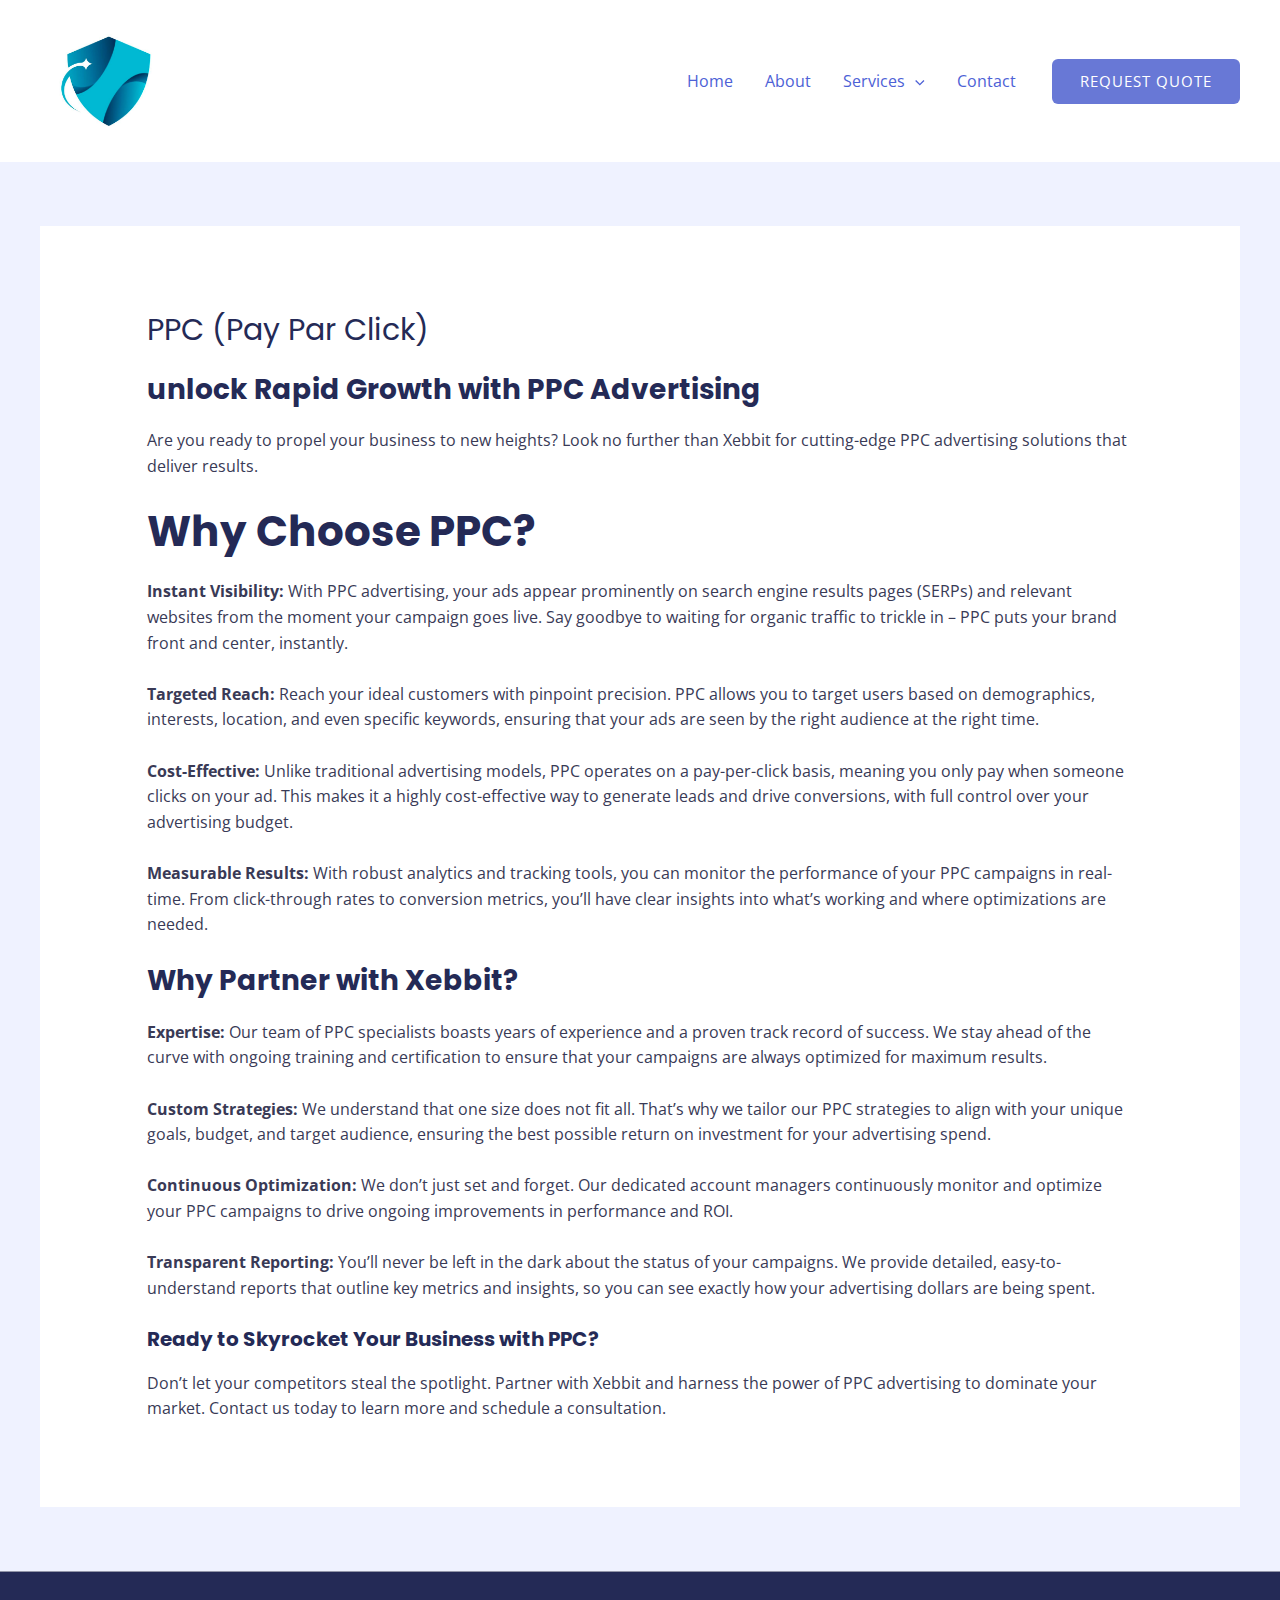
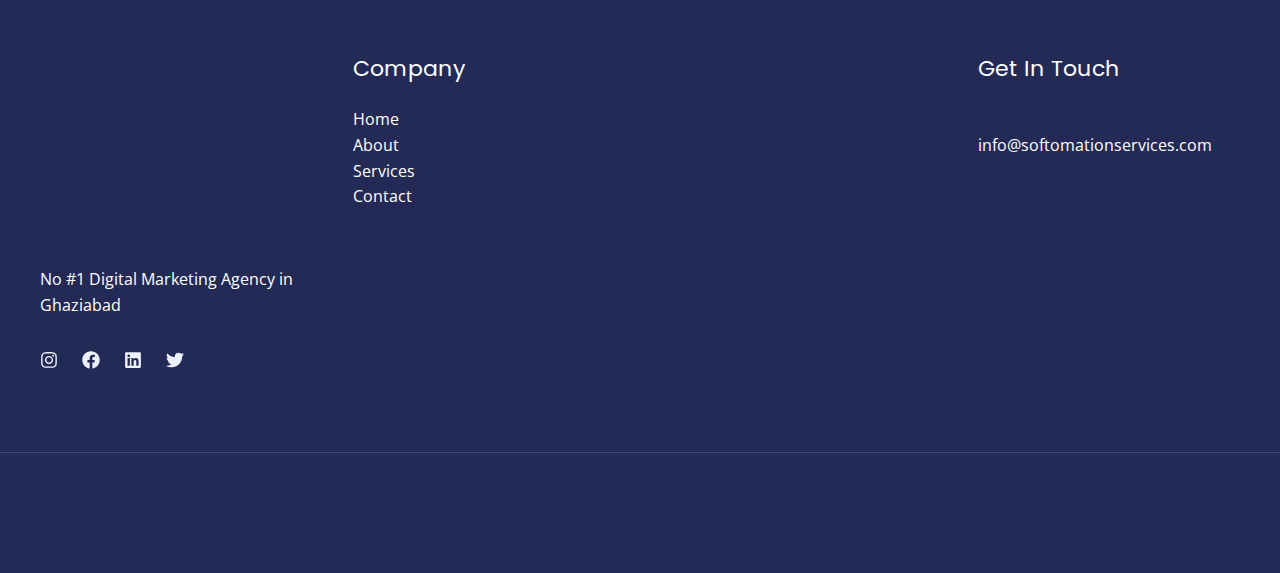
<file: ppc-pay-par-click/index.html>
<!DOCTYPE html>
<html lang="en-US">
<head>
<meta charset="UTF-8">
<meta name="viewport" content="width=device-width, initial-scale=1">
	<link rel="profile" href="https://gmpg.org/xfn/11"> 
	<meta name='robots' content='index, follow, max-image-preview:large, max-snippet:-1, max-video-preview:-1' />

	<!-- This site is optimized with the Yoast SEO plugin v23.8 - https://yoast.com/wordpress/plugins/seo/ -->
	<title>PPC (Pay Par Click) -</title>
	<link rel="canonical" href="index.html" />
	<meta property="og:locale" content="en_US" />
	<meta property="og:type" content="article" />
	<meta property="og:title" content="PPC (Pay Par Click) -" />
	<meta property="og:description" content="unlock Rapid Growth with PPC Advertising Are you ready to propel your business to new heights? Look no further than Xebbit for cutting-edge PPC advertising solutions that deliver results. Why Choose PPC? Instant Visibility: With PPC advertising, your ads appear prominently on search engine results pages (SERPs) and relevant websites from the moment your campaign [&hellip;]" />
	<meta property="og:url" content="https://xebbitsolutions.com/ppc-pay-par-click/" />
	<meta property="article:modified_time" content="2024-03-17T17:27:15+00:00" />
	<meta name="twitter:card" content="summary_large_image" />
	<meta name="twitter:label1" content="Est. reading time" />
	<meta name="twitter:data1" content="2 minutes" />
	<script type="application/ld+json" class="yoast-schema-graph">{"@context":"https://schema.org","@graph":[{"@type":"WebPage","@id":"https://xebbitsolutions.com/ppc-pay-par-click/","url":"https://xebbitsolutions.com/ppc-pay-par-click/","name":"PPC (Pay Par Click) -","isPartOf":{"@id":"https://xebbitsolutions.com/#website"},"datePublished":"2024-03-16T16:46:45+00:00","dateModified":"2024-03-17T17:27:15+00:00","breadcrumb":{"@id":"https://xebbitsolutions.com/ppc-pay-par-click/#breadcrumb"},"inLanguage":"en-US","potentialAction":[{"@type":"ReadAction","target":["https://xebbitsolutions.com/ppc-pay-par-click/"]}]},{"@type":"BreadcrumbList","@id":"https://xebbitsolutions.com/ppc-pay-par-click/#breadcrumb","itemListElement":[{"@type":"ListItem","position":1,"name":"Home","item":"https://xebbitsolutions.com/"},{"@type":"ListItem","position":2,"name":"PPC (Pay Par Click)"}]},{"@type":"WebSite","@id":"https://xebbitsolutions.com/#website","url":"https://xebbitsolutions.com/","name":"","description":"","potentialAction":[{"@type":"SearchAction","target":{"@type":"EntryPoint","urlTemplate":"https://xebbitsolutions.com/?s={search_term_string}"},"query-input":{"@type":"PropertyValueSpecification","valueRequired":true,"valueName":"search_term_string"}}],"inLanguage":"en-US"}]}</script>
	<!-- / Yoast SEO plugin. -->


<link rel='dns-prefetch' href='https://patterns.hiive.cloud' />
<link rel='dns-prefetch' href='https://fonts.googleapis.com' />
<link rel="alternate" type="application/rss+xml" title=" &raquo; Feed" href="../feed/index.rss" />
<link rel="alternate" type="application/rss+xml" title=" &raquo; Comments Feed" href="../comments/feed/index.rss" />
<script>
window._wpemojiSettings = {"baseUrl":"https:\/\/s.w.org\/images\/core\/emoji\/15.0.3\/72x72\/","ext":".png","svgUrl":"https:\/\/s.w.org\/images\/core\/emoji\/15.0.3\/svg\/","svgExt":".svg","source":{"concatemoji":"https:\/\/xebbitsolutions.com\/wp-includes\/js\/wp-emoji-release.min.js?ver=6.7"}};
/*! This file is auto-generated */
!function(i,n){var o,s,e;function c(e){try{var t={supportTests:e,timestamp:(new Date).valueOf()};sessionStorage.setItem(o,JSON.stringify(t))}catch(e){}}function p(e,t,n){e.clearRect(0,0,e.canvas.width,e.canvas.height),e.fillText(t,0,0);var t=new Uint32Array(e.getImageData(0,0,e.canvas.width,e.canvas.height).data),r=(e.clearRect(0,0,e.canvas.width,e.canvas.height),e.fillText(n,0,0),new Uint32Array(e.getImageData(0,0,e.canvas.width,e.canvas.height).data));return t.every(function(e,t){return e===r[t]})}function u(e,t,n){switch(t){case"flag":return n(e,"\ud83c\udff3\ufe0f\u200d\u26a7\ufe0f","\ud83c\udff3\ufe0f\u200b\u26a7\ufe0f")?!1:!n(e,"\ud83c\uddfa\ud83c\uddf3","\ud83c\uddfa\u200b\ud83c\uddf3")&&!n(e,"\ud83c\udff4\udb40\udc67\udb40\udc62\udb40\udc65\udb40\udc6e\udb40\udc67\udb40\udc7f","\ud83c\udff4\u200b\udb40\udc67\u200b\udb40\udc62\u200b\udb40\udc65\u200b\udb40\udc6e\u200b\udb40\udc67\u200b\udb40\udc7f");case"emoji":return!n(e,"\ud83d\udc26\u200d\u2b1b","\ud83d\udc26\u200b\u2b1b")}return!1}function f(e,t,n){var r="undefined"!=typeof WorkerGlobalScope&&self instanceof WorkerGlobalScope?new OffscreenCanvas(300,150):i.createElement("canvas"),a=r.getContext("2d",{willReadFrequently:!0}),o=(a.textBaseline="top",a.font="600 32px Arial",{});return e.forEach(function(e){o[e]=t(a,e,n)}),o}function t(e){var t=i.createElement("script");t.src=e,t.defer=!0,i.head.appendChild(t)}"undefined"!=typeof Promise&&(o="wpEmojiSettingsSupports",s=["flag","emoji"],n.supports={everything:!0,everythingExceptFlag:!0},e=new Promise(function(e){i.addEventListener("DOMContentLoaded",e,{once:!0})}),new Promise(function(t){var n=function(){try{var e=JSON.parse(sessionStorage.getItem(o));if("object"==typeof e&&"number"==typeof e.timestamp&&(new Date).valueOf()<e.timestamp+604800&&"object"==typeof e.supportTests)return e.supportTests}catch(e){}return null}();if(!n){if("undefined"!=typeof Worker&&"undefined"!=typeof OffscreenCanvas&&"undefined"!=typeof URL&&URL.createObjectURL&&"undefined"!=typeof Blob)try{var e="postMessage("+f.toString()+"("+[JSON.stringify(s),u.toString(),p.toString()].join(",")+"));",r=new Blob([e],{type:"text/javascript"}),a=new Worker(URL.createObjectURL(r),{name:"wpTestEmojiSupports"});return void(a.onmessage=function(e){c(n=e.data),a.terminate(),t(n)})}catch(e){}c(n=f(s,u,p))}t(n)}).then(function(e){for(var t in e)n.supports[t]=e[t],n.supports.everything=n.supports.everything&&n.supports[t],"flag"!==t&&(n.supports.everythingExceptFlag=n.supports.everythingExceptFlag&&n.supports[t]);n.supports.everythingExceptFlag=n.supports.everythingExceptFlag&&!n.supports.flag,n.DOMReady=!1,n.readyCallback=function(){n.DOMReady=!0}}).then(function(){return e}).then(function(){var e;n.supports.everything||(n.readyCallback(),(e=n.source||{}).concatemoji?t(e.concatemoji):e.wpemoji&&e.twemoji&&(t(e.twemoji),t(e.wpemoji)))}))}((window,document),window._wpemojiSettings);
</script>
<link rel='stylesheet' id='astra-theme-css-css' href='../wp-content/themes/astra/assets/css/minified/main.min%EF%B9%96ver=4.8.5.css' media='all' />
<style id='astra-theme-css-inline-css'>:root{--ast-post-nav-space:0;--ast-container-default-xlg-padding:6.67em;--ast-container-default-lg-padding:5.67em;--ast-container-default-slg-padding:4.34em;--ast-container-default-md-padding:3.34em;--ast-container-default-sm-padding:6.67em;--ast-container-default-xs-padding:2.4em;--ast-container-default-xxs-padding:1.4em;--ast-code-block-background:#EEEEEE;--ast-comment-inputs-background:#FAFAFA;--ast-normal-container-width:1200px;--ast-narrow-container-width:750px;--ast-blog-title-font-weight:normal;--ast-blog-meta-weight:inherit;}html{font-size:100%;}a,.page-title{color:var(--ast-global-color-1);}a:hover,a:focus{color:var(--ast-global-color-1);}body,button,input,select,textarea,.ast-button,.ast-custom-button{font-family:'Open Sans',sans-serif;font-weight:400;font-size:16px;font-size:1rem;line-height:var(--ast-body-line-height,1.6em);}blockquote{color:var(--ast-global-color-3);}h1,.entry-content h1,.entry-content h1 a,h2,.entry-content h2,.entry-content h2 a,h3,.entry-content h3,.entry-content h3 a,h4,.entry-content h4,.entry-content h4 a,h5,.entry-content h5,.entry-content h5 a,h6,.entry-content h6,.entry-content h6 a,.site-title,.site-title a{font-family:'Poppins',sans-serif;font-weight:700;}.site-title{font-size:35px;font-size:2.1875rem;display:none;}header .custom-logo-link img{max-width:138px;width:138px;}.astra-logo-svg{width:138px;}.site-header .site-description{font-size:15px;font-size:0.9375rem;display:none;}.entry-title{font-size:30px;font-size:1.875rem;}.archive .ast-article-post .ast-article-inner,.blog .ast-article-post .ast-article-inner,.archive .ast-article-post .ast-article-inner:hover,.blog .ast-article-post .ast-article-inner:hover{overflow:hidden;}h1,.entry-content h1,.entry-content h1 a{font-size:48px;font-size:3rem;font-weight:700;font-family:'Poppins',sans-serif;line-height:1.2em;}h2,.entry-content h2,.entry-content h2 a{font-size:42px;font-size:2.625rem;font-family:'Poppins',sans-serif;line-height:1.3em;}h3,.entry-content h3,.entry-content h3 a{font-size:28px;font-size:1.75rem;font-family:'Poppins',sans-serif;line-height:1.3em;}h4,.entry-content h4,.entry-content h4 a{font-size:20px;font-size:1.25rem;line-height:1.2em;font-family:'Poppins',sans-serif;}h5,.entry-content h5,.entry-content h5 a{font-size:18px;font-size:1.125rem;line-height:1.2em;font-family:'Poppins',sans-serif;}h6,.entry-content h6,.entry-content h6 a{font-size:15px;font-size:0.9375rem;line-height:1.25em;font-family:'Poppins',sans-serif;}::selection{background-color:var(--ast-global-color-0);color:#ffffff;}body,h1,.entry-title a,.entry-content h1,.entry-content h1 a,h2,.entry-content h2,.entry-content h2 a,h3,.entry-content h3,.entry-content h3 a,h4,.entry-content h4,.entry-content h4 a,h5,.entry-content h5,.entry-content h5 a,h6,.entry-content h6,.entry-content h6 a{color:var(--ast-global-color-3);}.tagcloud a:hover,.tagcloud a:focus,.tagcloud a.current-item{color:#ffffff;border-color:var(--ast-global-color-1);background-color:var(--ast-global-color-1);}input:focus,input[type="text"]:focus,input[type="email"]:focus,input[type="url"]:focus,input[type="password"]:focus,input[type="reset"]:focus,input[type="search"]:focus,textarea:focus{border-color:var(--ast-global-color-1);}input[type="radio"]:checked,input[type=reset],input[type="checkbox"]:checked,input[type="checkbox"]:hover:checked,input[type="checkbox"]:focus:checked,input[type=range]::-webkit-slider-thumb{border-color:var(--ast-global-color-1);background-color:var(--ast-global-color-1);box-shadow:none;}.site-footer a:hover + .post-count,.site-footer a:focus + .post-count{background:var(--ast-global-color-1);border-color:var(--ast-global-color-1);}.single .nav-links .nav-previous,.single .nav-links .nav-next{color:var(--ast-global-color-1);}.entry-meta,.entry-meta *{line-height:1.45;color:var(--ast-global-color-1);}.entry-meta a:not(.ast-button):hover,.entry-meta a:not(.ast-button):hover *,.entry-meta a:not(.ast-button):focus,.entry-meta a:not(.ast-button):focus *,.page-links > .page-link,.page-links .page-link:hover,.post-navigation a:hover{color:var(--ast-global-color-1);}#cat option,.secondary .calendar_wrap thead a,.secondary .calendar_wrap thead a:visited{color:var(--ast-global-color-1);}.secondary .calendar_wrap #today,.ast-progress-val span{background:var(--ast-global-color-1);}.secondary a:hover + .post-count,.secondary a:focus + .post-count{background:var(--ast-global-color-1);border-color:var(--ast-global-color-1);}.calendar_wrap #today > a{color:#ffffff;}.page-links .page-link,.single .post-navigation a{color:var(--ast-global-color-1);}.ast-search-menu-icon .search-form button.search-submit{padding:0 4px;}.ast-search-menu-icon form.search-form{padding-right:0;}.ast-search-menu-icon.slide-search input.search-field{width:0;}.ast-header-search .ast-search-menu-icon.ast-dropdown-active .search-form,.ast-header-search .ast-search-menu-icon.ast-dropdown-active .search-field:focus{transition:all 0.2s;}.search-form input.search-field:focus{outline:none;}.wp-block-latest-posts > li > a{color:var(--ast-global-color-2);}.widget-title,.widget .wp-block-heading{font-size:22px;font-size:1.375rem;color:var(--ast-global-color-3);}.ast-search-menu-icon.slide-search a:focus-visible:focus-visible,.astra-search-icon:focus-visible,#close:focus-visible,a:focus-visible,.ast-menu-toggle:focus-visible,.site .skip-link:focus-visible,.wp-block-loginout input:focus-visible,.wp-block-search.wp-block-search__button-inside .wp-block-search__inside-wrapper,.ast-header-navigation-arrow:focus-visible,.woocommerce .wc-proceed-to-checkout > .checkout-button:focus-visible,.woocommerce .woocommerce-MyAccount-navigation ul li a:focus-visible,.ast-orders-table__row .ast-orders-table__cell:focus-visible,.woocommerce .woocommerce-order-details .order-again > .button:focus-visible,.woocommerce .woocommerce-message a.button.wc-forward:focus-visible,.woocommerce #minus_qty:focus-visible,.woocommerce #plus_qty:focus-visible,a#ast-apply-coupon:focus-visible,.woocommerce .woocommerce-info a:focus-visible,.woocommerce .astra-shop-summary-wrap a:focus-visible,.woocommerce a.wc-forward:focus-visible,#ast-apply-coupon:focus-visible,.woocommerce-js .woocommerce-mini-cart-item a.remove:focus-visible,#close:focus-visible,.button.search-submit:focus-visible,#search_submit:focus,.normal-search:focus-visible,.ast-header-account-wrap:focus-visible,.woocommerce .ast-on-card-button.ast-quick-view-trigger:focus{outline-style:dotted;outline-color:inherit;outline-width:thin;}input:focus,input[type="text"]:focus,input[type="email"]:focus,input[type="url"]:focus,input[type="password"]:focus,input[type="reset"]:focus,input[type="search"]:focus,input[type="number"]:focus,textarea:focus,.wp-block-search__input:focus,[data-section="section-header-mobile-trigger"] .ast-button-wrap .ast-mobile-menu-trigger-minimal:focus,.ast-mobile-popup-drawer.active .menu-toggle-close:focus,.woocommerce-ordering select.orderby:focus,#ast-scroll-top:focus,#coupon_code:focus,.woocommerce-page #comment:focus,.woocommerce #reviews #respond input#submit:focus,.woocommerce a.add_to_cart_button:focus,.woocommerce .button.single_add_to_cart_button:focus,.woocommerce .woocommerce-cart-form button:focus,.woocommerce .woocommerce-cart-form__cart-item .quantity .qty:focus,.woocommerce .woocommerce-billing-fields .woocommerce-billing-fields__field-wrapper .woocommerce-input-wrapper > .input-text:focus,.woocommerce #order_comments:focus,.woocommerce #place_order:focus,.woocommerce .woocommerce-address-fields .woocommerce-address-fields__field-wrapper .woocommerce-input-wrapper > .input-text:focus,.woocommerce .woocommerce-MyAccount-content form button:focus,.woocommerce .woocommerce-MyAccount-content .woocommerce-EditAccountForm .woocommerce-form-row .woocommerce-Input.input-text:focus,.woocommerce .ast-woocommerce-container .woocommerce-pagination ul.page-numbers li a:focus,body #content .woocommerce form .form-row .select2-container--default .select2-selection--single:focus,#ast-coupon-code:focus,.woocommerce.woocommerce-js .quantity input[type=number]:focus,.woocommerce-js .woocommerce-mini-cart-item .quantity input[type=number]:focus,.woocommerce p#ast-coupon-trigger:focus{border-style:dotted;border-color:inherit;border-width:thin;}input{outline:none;}.ast-logo-title-inline .site-logo-img{padding-right:1em;}.site-logo-img img{ transition:all 0.2s linear;}body .ast-oembed-container *{position:absolute;top:0;width:100%;height:100%;left:0;}body .wp-block-embed-pocket-casts .ast-oembed-container *{position:unset;}.ast-single-post-featured-section + article {margin-top: 2em;}.site-content .ast-single-post-featured-section img {width: 100%;overflow: hidden;object-fit: cover;}.site > .ast-single-related-posts-container {margin-top: 0;}@media (min-width: 769px) {.ast-desktop .ast-container--narrow {max-width: var(--ast-narrow-container-width);margin: 0 auto;}}@media (max-width:768.9px){#ast-desktop-header{display:none;}}@media (min-width:769px){#ast-mobile-header{display:none;}}.wp-block-buttons.aligncenter{justify-content:center;}.wp-block-buttons .wp-block-button.is-style-outline .wp-block-button__link.wp-element-button,.ast-outline-button,.wp-block-uagb-buttons-child .uagb-buttons-repeater.ast-outline-button{border-top-width:2px;border-right-width:2px;border-bottom-width:2px;border-left-width:2px;font-family:inherit;font-weight:400;font-size:15px;font-size:0.9375rem;line-height:1em;border-top-left-radius:6px;border-top-right-radius:6px;border-bottom-right-radius:6px;border-bottom-left-radius:6px;}.wp-block-button .wp-block-button__link.wp-element-button.is-style-outline:not(.has-background),.wp-block-button.is-style-outline>.wp-block-button__link.wp-element-button:not(.has-background),.ast-outline-button{background-color:transparent;}.entry-content[data-ast-blocks-layout] > figure{margin-bottom:1em;}@media (max-width:768px){.ast-separate-container #primary,.ast-separate-container #secondary{padding:1.5em 0;}#primary,#secondary{padding:1.5em 0;margin:0;}.ast-left-sidebar #content > .ast-container{display:flex;flex-direction:column-reverse;width:100%;}.ast-separate-container .ast-article-post,.ast-separate-container .ast-article-single{padding:1.5em 2.14em;}.ast-author-box img.avatar{margin:20px 0 0 0;}}@media (min-width:769px){.ast-separate-container.ast-right-sidebar #primary,.ast-separate-container.ast-left-sidebar #primary{border:0;}.search-no-results.ast-separate-container #primary{margin-bottom:4em;}}.elementor-button-wrapper .elementor-button{border-style:solid;text-decoration:none;border-top-width:0px;border-right-width:0px;border-left-width:0px;border-bottom-width:0px;}body .elementor-button.elementor-size-sm,body .elementor-button.elementor-size-xs,body .elementor-button.elementor-size-md,body .elementor-button.elementor-size-lg,body .elementor-button.elementor-size-xl,body .elementor-button{border-top-left-radius:6px;border-top-right-radius:6px;border-bottom-right-radius:6px;border-bottom-left-radius:6px;padding-top:17px;padding-right:35px;padding-bottom:17px;padding-left:35px;}.elementor-button-wrapper .elementor-button{border-color:var(--ast-global-color-0);background-color:var(--ast-global-color-0);}.elementor-button-wrapper .elementor-button:hover,.elementor-button-wrapper .elementor-button:focus{color:#ffffff;background-color:var(--ast-global-color-1);border-color:var(--ast-global-color-1);}.wp-block-button .wp-block-button__link ,.elementor-button-wrapper .elementor-button,.elementor-button-wrapper .elementor-button:visited{color:#ffffff;}.elementor-button-wrapper .elementor-button{font-weight:400;font-size:15px;font-size:0.9375rem;line-height:1em;text-transform:uppercase;letter-spacing:1px;}body .elementor-button.elementor-size-sm,body .elementor-button.elementor-size-xs,body .elementor-button.elementor-size-md,body .elementor-button.elementor-size-lg,body .elementor-button.elementor-size-xl,body .elementor-button{font-size:15px;font-size:0.9375rem;}.wp-block-button .wp-block-button__link:hover,.wp-block-button .wp-block-button__link:focus{color:#ffffff;background-color:var(--ast-global-color-1);border-color:var(--ast-global-color-1);}.elementor-widget-heading h1.elementor-heading-title{line-height:1.2em;}.elementor-widget-heading h2.elementor-heading-title{line-height:1.3em;}.elementor-widget-heading h3.elementor-heading-title{line-height:1.3em;}.elementor-widget-heading h4.elementor-heading-title{line-height:1.2em;}.elementor-widget-heading h5.elementor-heading-title{line-height:1.2em;}.elementor-widget-heading h6.elementor-heading-title{line-height:1.25em;}.wp-block-button .wp-block-button__link,.wp-block-search .wp-block-search__button,body .wp-block-file .wp-block-file__button{border-style:solid;border-top-width:0px;border-right-width:0px;border-left-width:0px;border-bottom-width:0px;border-color:var(--ast-global-color-0);background-color:var(--ast-global-color-0);color:#ffffff;font-family:inherit;font-weight:400;line-height:1em;text-transform:uppercase;letter-spacing:1px;font-size:15px;font-size:0.9375rem;border-top-left-radius:6px;border-top-right-radius:6px;border-bottom-right-radius:6px;border-bottom-left-radius:6px;padding-top:17px;padding-right:35px;padding-bottom:17px;padding-left:35px;}.menu-toggle,button,.ast-button,.ast-custom-button,.button,input#submit,input[type="button"],input[type="submit"],input[type="reset"],form[CLASS*="wp-block-search__"].wp-block-search .wp-block-search__inside-wrapper .wp-block-search__button,body .wp-block-file .wp-block-file__button,.woocommerce-js a.button,.woocommerce button.button,.woocommerce .woocommerce-message a.button,.woocommerce #respond input#submit.alt,.woocommerce input.button.alt,.woocommerce input.button,.woocommerce input.button:disabled,.woocommerce input.button:disabled[disabled],.woocommerce input.button:disabled:hover,.woocommerce input.button:disabled[disabled]:hover,.woocommerce #respond input#submit,.woocommerce button.button.alt.disabled,.wc-block-grid__products .wc-block-grid__product .wp-block-button__link,.wc-block-grid__product-onsale,[CLASS*="wc-block"] button,.woocommerce-js .astra-cart-drawer .astra-cart-drawer-content .woocommerce-mini-cart__buttons .button:not(.checkout):not(.ast-continue-shopping),.woocommerce-js .astra-cart-drawer .astra-cart-drawer-content .woocommerce-mini-cart__buttons a.checkout,.woocommerce button.button.alt.disabled.wc-variation-selection-needed,[CLASS*="wc-block"] .wc-block-components-button{border-style:solid;border-top-width:0px;border-right-width:0px;border-left-width:0px;border-bottom-width:0px;color:#ffffff;border-color:var(--ast-global-color-0);background-color:var(--ast-global-color-0);padding-top:17px;padding-right:35px;padding-bottom:17px;padding-left:35px;font-family:inherit;font-weight:400;font-size:15px;font-size:0.9375rem;line-height:1em;text-transform:uppercase;letter-spacing:1px;border-top-left-radius:6px;border-top-right-radius:6px;border-bottom-right-radius:6px;border-bottom-left-radius:6px;}button:focus,.menu-toggle:hover,button:hover,.ast-button:hover,.ast-custom-button:hover .button:hover,.ast-custom-button:hover ,input[type=reset]:hover,input[type=reset]:focus,input#submit:hover,input#submit:focus,input[type="button"]:hover,input[type="button"]:focus,input[type="submit"]:hover,input[type="submit"]:focus,form[CLASS*="wp-block-search__"].wp-block-search .wp-block-search__inside-wrapper .wp-block-search__button:hover,form[CLASS*="wp-block-search__"].wp-block-search .wp-block-search__inside-wrapper .wp-block-search__button:focus,body .wp-block-file .wp-block-file__button:hover,body .wp-block-file .wp-block-file__button:focus,.woocommerce-js a.button:hover,.woocommerce button.button:hover,.woocommerce .woocommerce-message a.button:hover,.woocommerce #respond input#submit:hover,.woocommerce #respond input#submit.alt:hover,.woocommerce input.button.alt:hover,.woocommerce input.button:hover,.woocommerce button.button.alt.disabled:hover,.wc-block-grid__products .wc-block-grid__product .wp-block-button__link:hover,[CLASS*="wc-block"] button:hover,.woocommerce-js .astra-cart-drawer .astra-cart-drawer-content .woocommerce-mini-cart__buttons .button:not(.checkout):not(.ast-continue-shopping):hover,.woocommerce-js .astra-cart-drawer .astra-cart-drawer-content .woocommerce-mini-cart__buttons a.checkout:hover,.woocommerce button.button.alt.disabled.wc-variation-selection-needed:hover,[CLASS*="wc-block"] .wc-block-components-button:hover,[CLASS*="wc-block"] .wc-block-components-button:focus{color:#ffffff;background-color:var(--ast-global-color-1);border-color:var(--ast-global-color-1);}@media (max-width:768px){.ast-mobile-header-stack .main-header-bar .ast-search-menu-icon{display:inline-block;}.ast-header-break-point.ast-header-custom-item-outside .ast-mobile-header-stack .main-header-bar .ast-search-icon{margin:0;}.ast-comment-avatar-wrap img{max-width:2.5em;}.ast-comment-meta{padding:0 1.8888em 1.3333em;}.ast-separate-container .ast-comment-list li.depth-1{padding:1.5em 2.14em;}.ast-separate-container .comment-respond{padding:2em 2.14em;}}@media (min-width:544px){.ast-container{max-width:100%;}}@media (max-width:544px){.ast-separate-container .ast-article-post,.ast-separate-container .ast-article-single,.ast-separate-container .comments-title,.ast-separate-container .ast-archive-description{padding:1.5em 1em;}.ast-separate-container #content .ast-container{padding-left:0.54em;padding-right:0.54em;}.ast-separate-container .ast-comment-list .bypostauthor{padding:.5em;}.ast-search-menu-icon.ast-dropdown-active .search-field{width:170px;}} #ast-mobile-header .ast-site-header-cart-li a{pointer-events:none;}body,.ast-separate-container{background-color:var(--ast-global-color-4);background-image:none;}@media (max-width:768px){.site-title{display:none;}.site-header .site-description{display:none;}h1,.entry-content h1,.entry-content h1 a{font-size:40px;}h2,.entry-content h2,.entry-content h2 a{font-size:35px;}h3,.entry-content h3,.entry-content h3 a{font-size:24px;}.astra-logo-svg{width:140px;}header .custom-logo-link img,.ast-header-break-point .site-logo-img .custom-mobile-logo-link img{max-width:140px;width:140px;}}@media (max-width:544px){.site-title{display:none;}.site-header .site-description{display:none;}h1,.entry-content h1,.entry-content h1 a{font-size:28px;}h2,.entry-content h2,.entry-content h2 a{font-size:24px;}h3,.entry-content h3,.entry-content h3 a{font-size:20px;}h4,.entry-content h4,.entry-content h4 a{font-size:18px;font-size:1.125rem;}h5,.entry-content h5,.entry-content h5 a{font-size:17px;font-size:1.0625rem;}h6,.entry-content h6,.entry-content h6 a{font-size:15px;font-size:0.9375rem;}header .custom-logo-link img,.ast-header-break-point .site-branding img,.ast-header-break-point .custom-logo-link img{max-width:120px;width:120px;}.astra-logo-svg{width:120px;}.ast-header-break-point .site-logo-img .custom-mobile-logo-link img{max-width:120px;}}@media (max-width:768px){html{font-size:91.2%;}}@media (max-width:544px){html{font-size:91.2%;}}@media (min-width:769px){.ast-container{max-width:1240px;}}@media (min-width:769px){.site-content .ast-container{display:flex;}}@media (max-width:768px){.site-content .ast-container{flex-direction:column;}}@media (min-width:769px){.main-header-menu .sub-menu .menu-item.ast-left-align-sub-menu:hover > .sub-menu,.main-header-menu .sub-menu .menu-item.ast-left-align-sub-menu.focus > .sub-menu{margin-left:-2px;}}.site .comments-area{padding-bottom:3em;}.wp-block-file {display: flex;align-items: center;flex-wrap: wrap;justify-content: space-between;}.wp-block-pullquote {border: none;}.wp-block-pullquote blockquote::before {content: "\201D";font-family: "Helvetica",sans-serif;display: flex;transform: rotate( 180deg );font-size: 6rem;font-style: normal;line-height: 1;font-weight: bold;align-items: center;justify-content: center;}.has-text-align-right > blockquote::before {justify-content: flex-start;}.has-text-align-left > blockquote::before {justify-content: flex-end;}figure.wp-block-pullquote.is-style-solid-color blockquote {max-width: 100%;text-align: inherit;}:root {--wp--custom--ast-default-block-top-padding: 3em;--wp--custom--ast-default-block-right-padding: 3em;--wp--custom--ast-default-block-bottom-padding: 3em;--wp--custom--ast-default-block-left-padding: 3em;--wp--custom--ast-container-width: 1200px;--wp--custom--ast-content-width-size: 1200px;--wp--custom--ast-wide-width-size: calc(1200px + var(--wp--custom--ast-default-block-left-padding) + var(--wp--custom--ast-default-block-right-padding));}.ast-narrow-container {--wp--custom--ast-content-width-size: 750px;--wp--custom--ast-wide-width-size: 750px;}@media(max-width: 768px) {:root {--wp--custom--ast-default-block-top-padding: 3em;--wp--custom--ast-default-block-right-padding: 2em;--wp--custom--ast-default-block-bottom-padding: 3em;--wp--custom--ast-default-block-left-padding: 2em;}}@media(max-width: 544px) {:root {--wp--custom--ast-default-block-top-padding: 3em;--wp--custom--ast-default-block-right-padding: 1.5em;--wp--custom--ast-default-block-bottom-padding: 3em;--wp--custom--ast-default-block-left-padding: 1.5em;}}.entry-content > .wp-block-group,.entry-content > .wp-block-cover,.entry-content > .wp-block-columns {padding-top: var(--wp--custom--ast-default-block-top-padding);padding-right: var(--wp--custom--ast-default-block-right-padding);padding-bottom: var(--wp--custom--ast-default-block-bottom-padding);padding-left: var(--wp--custom--ast-default-block-left-padding);}.ast-plain-container.ast-no-sidebar .entry-content > .alignfull,.ast-page-builder-template .ast-no-sidebar .entry-content > .alignfull {margin-left: calc( -50vw + 50%);margin-right: calc( -50vw + 50%);max-width: 100vw;width: 100vw;}.ast-plain-container.ast-no-sidebar .entry-content .alignfull .alignfull,.ast-page-builder-template.ast-no-sidebar .entry-content .alignfull .alignfull,.ast-plain-container.ast-no-sidebar .entry-content .alignfull .alignwide,.ast-page-builder-template.ast-no-sidebar .entry-content .alignfull .alignwide,.ast-plain-container.ast-no-sidebar .entry-content .alignwide .alignfull,.ast-page-builder-template.ast-no-sidebar .entry-content .alignwide .alignfull,.ast-plain-container.ast-no-sidebar .entry-content .alignwide .alignwide,.ast-page-builder-template.ast-no-sidebar .entry-content .alignwide .alignwide,.ast-plain-container.ast-no-sidebar .entry-content .wp-block-column .alignfull,.ast-page-builder-template.ast-no-sidebar .entry-content .wp-block-column .alignfull,.ast-plain-container.ast-no-sidebar .entry-content .wp-block-column .alignwide,.ast-page-builder-template.ast-no-sidebar .entry-content .wp-block-column .alignwide {margin-left: auto;margin-right: auto;width: 100%;}[data-ast-blocks-layout] .wp-block-separator:not(.is-style-dots) {height: 0;}[data-ast-blocks-layout] .wp-block-separator {margin: 20px auto;}[data-ast-blocks-layout] .wp-block-separator:not(.is-style-wide):not(.is-style-dots) {max-width: 100px;}[data-ast-blocks-layout] .wp-block-separator.has-background {padding: 0;}.entry-content[data-ast-blocks-layout] > * {max-width: var(--wp--custom--ast-content-width-size);margin-left: auto;margin-right: auto;}.entry-content[data-ast-blocks-layout] > .alignwide {max-width: var(--wp--custom--ast-wide-width-size);}.entry-content[data-ast-blocks-layout] .alignfull {max-width: none;}.ast-full-width-layout .entry-content[data-ast-blocks-layout] .is-layout-constrained.wp-block-cover-is-layout-constrained > *,.ast-full-width-layout .entry-content[data-ast-blocks-layout] .is-layout-constrained.wp-block-group-is-layout-constrained > * {max-width: var(--wp--custom--ast-content-width-size);margin-left: auto;margin-right: auto;}.entry-content .wp-block-columns {margin-bottom: 0;}blockquote {margin: 1.5em;border-color: rgba(0,0,0,0.05);}.wp-block-quote:not(.has-text-align-right):not(.has-text-align-center) {border-left: 5px solid rgba(0,0,0,0.05);}.has-text-align-right > blockquote,blockquote.has-text-align-right {border-right: 5px solid rgba(0,0,0,0.05);}.has-text-align-left > blockquote,blockquote.has-text-align-left {border-left: 5px solid rgba(0,0,0,0.05);}.wp-block-site-tagline,.wp-block-latest-posts .read-more {margin-top: 15px;}.wp-block-loginout p label {display: block;}.wp-block-loginout p:not(.login-remember):not(.login-submit) input {width: 100%;}.wp-block-loginout input:focus {border-color: transparent;}.wp-block-loginout input:focus {outline: thin dotted;}.entry-content .wp-block-media-text .wp-block-media-text__content {padding: 0 0 0 8%;}.entry-content .wp-block-media-text.has-media-on-the-right .wp-block-media-text__content {padding: 0 8% 0 0;}.entry-content .wp-block-media-text.has-background .wp-block-media-text__content {padding: 8%;}.entry-content .wp-block-cover:not([class*="background-color"]) .wp-block-cover__inner-container,.entry-content .wp-block-cover:not([class*="background-color"]) .wp-block-cover-image-text,.entry-content .wp-block-cover:not([class*="background-color"]) .wp-block-cover-text,.entry-content .wp-block-cover-image:not([class*="background-color"]) .wp-block-cover__inner-container,.entry-content .wp-block-cover-image:not([class*="background-color"]) .wp-block-cover-image-text,.entry-content .wp-block-cover-image:not([class*="background-color"]) .wp-block-cover-text {color: var(--ast-global-color-5);}.wp-block-loginout .login-remember input {width: 1.1rem;height: 1.1rem;margin: 0 5px 4px 0;vertical-align: middle;}.wp-block-latest-posts > li > *:first-child,.wp-block-latest-posts:not(.is-grid) > li:first-child {margin-top: 0;}.entry-content > .wp-block-buttons,.entry-content > .wp-block-uagb-buttons {margin-bottom: 1.5em;}.wp-block-search__inside-wrapper .wp-block-search__input {padding: 0 10px;color: var(--ast-global-color-3);background: var(--ast-global-color-5);border-color: var(--ast-border-color);}.wp-block-latest-posts .read-more {margin-bottom: 1.5em;}.wp-block-search__no-button .wp-block-search__inside-wrapper .wp-block-search__input {padding-top: 5px;padding-bottom: 5px;}.wp-block-latest-posts .wp-block-latest-posts__post-date,.wp-block-latest-posts .wp-block-latest-posts__post-author {font-size: 1rem;}.wp-block-latest-posts > li > *,.wp-block-latest-posts:not(.is-grid) > li {margin-top: 12px;margin-bottom: 12px;}.ast-page-builder-template .entry-content[data-ast-blocks-layout] > *,.ast-page-builder-template .entry-content[data-ast-blocks-layout] > .alignfull > * {max-width: none;}.ast-page-builder-template .entry-content[data-ast-blocks-layout] > .alignwide > * {max-width: var(--wp--custom--ast-wide-width-size);}.ast-page-builder-template .entry-content[data-ast-blocks-layout] > .inherit-container-width > *,.ast-page-builder-template .entry-content[data-ast-blocks-layout] > * > *,.entry-content[data-ast-blocks-layout] > .wp-block-cover .wp-block-cover__inner-container {max-width: var(--wp--custom--ast-content-width-size) ;margin-left: auto;margin-right: auto;}.entry-content[data-ast-blocks-layout] .wp-block-cover:not(.alignleft):not(.alignright) {width: auto;}@media(max-width: 1200px) {.ast-separate-container .entry-content > .alignfull,.ast-separate-container .entry-content[data-ast-blocks-layout] > .alignwide,.ast-plain-container .entry-content[data-ast-blocks-layout] > .alignwide,.ast-plain-container .entry-content .alignfull {margin-left: calc(-1 * min(var(--ast-container-default-xlg-padding),20px)) ;margin-right: calc(-1 * min(var(--ast-container-default-xlg-padding),20px));}}@media(min-width: 1201px) {.ast-separate-container .entry-content > .alignfull {margin-left: calc(-1 * var(--ast-container-default-xlg-padding) );margin-right: calc(-1 * var(--ast-container-default-xlg-padding) );}.ast-separate-container .entry-content[data-ast-blocks-layout] > .alignwide,.ast-plain-container .entry-content[data-ast-blocks-layout] > .alignwide {margin-left: calc(-1 * var(--wp--custom--ast-default-block-left-padding) );margin-right: calc(-1 * var(--wp--custom--ast-default-block-right-padding) );}}@media(min-width: 768px) {.ast-separate-container .entry-content .wp-block-group.alignwide:not(.inherit-container-width) > :where(:not(.alignleft):not(.alignright)),.ast-plain-container .entry-content .wp-block-group.alignwide:not(.inherit-container-width) > :where(:not(.alignleft):not(.alignright)) {max-width: calc( var(--wp--custom--ast-content-width-size) + 80px );}.ast-plain-container.ast-right-sidebar .entry-content[data-ast-blocks-layout] .alignfull,.ast-plain-container.ast-left-sidebar .entry-content[data-ast-blocks-layout] .alignfull {margin-left: -60px;margin-right: -60px;}}@media(min-width: 544px) {.entry-content > .alignleft {margin-right: 20px;}.entry-content > .alignright {margin-left: 20px;}}@media (max-width:544px){.wp-block-columns .wp-block-column:not(:last-child){margin-bottom:20px;}.wp-block-latest-posts{margin:0;}}@media( max-width: 600px ) {.entry-content .wp-block-media-text .wp-block-media-text__content,.entry-content .wp-block-media-text.has-media-on-the-right .wp-block-media-text__content {padding: 8% 0 0;}.entry-content .wp-block-media-text.has-background .wp-block-media-text__content {padding: 8%;}}.ast-page-builder-template .entry-header {padding-left: 0;}.ast-narrow-container .site-content .wp-block-uagb-image--align-full .wp-block-uagb-image__figure {max-width: 100%;margin-left: auto;margin-right: auto;}:root .has-ast-global-color-0-color{color:var(--ast-global-color-0);}:root .has-ast-global-color-0-background-color{background-color:var(--ast-global-color-0);}:root .wp-block-button .has-ast-global-color-0-color{color:var(--ast-global-color-0);}:root .wp-block-button .has-ast-global-color-0-background-color{background-color:var(--ast-global-color-0);}:root .has-ast-global-color-1-color{color:var(--ast-global-color-1);}:root .has-ast-global-color-1-background-color{background-color:var(--ast-global-color-1);}:root .wp-block-button .has-ast-global-color-1-color{color:var(--ast-global-color-1);}:root .wp-block-button .has-ast-global-color-1-background-color{background-color:var(--ast-global-color-1);}:root .has-ast-global-color-2-color{color:var(--ast-global-color-2);}:root .has-ast-global-color-2-background-color{background-color:var(--ast-global-color-2);}:root .wp-block-button .has-ast-global-color-2-color{color:var(--ast-global-color-2);}:root .wp-block-button .has-ast-global-color-2-background-color{background-color:var(--ast-global-color-2);}:root .has-ast-global-color-3-color{color:var(--ast-global-color-3);}:root .has-ast-global-color-3-background-color{background-color:var(--ast-global-color-3);}:root .wp-block-button .has-ast-global-color-3-color{color:var(--ast-global-color-3);}:root .wp-block-button .has-ast-global-color-3-background-color{background-color:var(--ast-global-color-3);}:root .has-ast-global-color-4-color{color:var(--ast-global-color-4);}:root .has-ast-global-color-4-background-color{background-color:var(--ast-global-color-4);}:root .wp-block-button .has-ast-global-color-4-color{color:var(--ast-global-color-4);}:root .wp-block-button .has-ast-global-color-4-background-color{background-color:var(--ast-global-color-4);}:root .has-ast-global-color-5-color{color:var(--ast-global-color-5);}:root .has-ast-global-color-5-background-color{background-color:var(--ast-global-color-5);}:root .wp-block-button .has-ast-global-color-5-color{color:var(--ast-global-color-5);}:root .wp-block-button .has-ast-global-color-5-background-color{background-color:var(--ast-global-color-5);}:root .has-ast-global-color-6-color{color:var(--ast-global-color-6);}:root .has-ast-global-color-6-background-color{background-color:var(--ast-global-color-6);}:root .wp-block-button .has-ast-global-color-6-color{color:var(--ast-global-color-6);}:root .wp-block-button .has-ast-global-color-6-background-color{background-color:var(--ast-global-color-6);}:root .has-ast-global-color-7-color{color:var(--ast-global-color-7);}:root .has-ast-global-color-7-background-color{background-color:var(--ast-global-color-7);}:root .wp-block-button .has-ast-global-color-7-color{color:var(--ast-global-color-7);}:root .wp-block-button .has-ast-global-color-7-background-color{background-color:var(--ast-global-color-7);}:root .has-ast-global-color-8-color{color:var(--ast-global-color-8);}:root .has-ast-global-color-8-background-color{background-color:var(--ast-global-color-8);}:root .wp-block-button .has-ast-global-color-8-color{color:var(--ast-global-color-8);}:root .wp-block-button .has-ast-global-color-8-background-color{background-color:var(--ast-global-color-8);}:root{--ast-global-color-0:#6878d6;--ast-global-color-1:#4d61d6;--ast-global-color-2:#242a56;--ast-global-color-3:#393a56;--ast-global-color-4:#eff2ff;--ast-global-color-5:#ffffff;--ast-global-color-6:#eff2ff;--ast-global-color-7:#242a56;--ast-global-color-8:#BFD1FF;}:root {--ast-border-color : #dddddd;}.ast-single-entry-banner {-js-display: flex;display: flex;flex-direction: column;justify-content: center;text-align: center;position: relative;background: #eeeeee;}.ast-single-entry-banner[data-banner-layout="layout-1"] {max-width: 1200px;background: inherit;padding: 20px 0;}.ast-single-entry-banner[data-banner-width-type="custom"] {margin: 0 auto;width: 100%;}.ast-single-entry-banner + .site-content .entry-header {margin-bottom: 0;}.site .ast-author-avatar {--ast-author-avatar-size: ;}a.ast-underline-text {text-decoration: underline;}.ast-container > .ast-terms-link {position: relative;display: block;}a.ast-button.ast-badge-tax {padding: 4px 8px;border-radius: 3px;font-size: inherit;}header.entry-header .entry-title{font-size:30px;font-size:1.875rem;}header.entry-header > *:not(:last-child){margin-bottom:10px;}.ast-archive-entry-banner {-js-display: flex;display: flex;flex-direction: column;justify-content: center;text-align: center;position: relative;background: #eeeeee;}.ast-archive-entry-banner[data-banner-width-type="custom"] {margin: 0 auto;width: 100%;}.ast-archive-entry-banner[data-banner-layout="layout-1"] {background: inherit;padding: 20px 0;text-align: left;}body.archive .ast-archive-description{max-width:1200px;width:100%;text-align:left;padding-top:3em;padding-right:3em;padding-bottom:3em;padding-left:3em;}body.archive .ast-archive-description .ast-archive-title,body.archive .ast-archive-description .ast-archive-title *{font-size:40px;font-size:2.5rem;}body.archive .ast-archive-description > *:not(:last-child){margin-bottom:10px;}@media (max-width:768px){body.archive .ast-archive-description{text-align:left;}}@media (max-width:544px){body.archive .ast-archive-description{text-align:left;}}.ast-breadcrumbs .trail-browse,.ast-breadcrumbs .trail-items,.ast-breadcrumbs .trail-items li{display:inline-block;margin:0;padding:0;border:none;background:inherit;text-indent:0;text-decoration:none;}.ast-breadcrumbs .trail-browse{font-size:inherit;font-style:inherit;font-weight:inherit;color:inherit;}.ast-breadcrumbs .trail-items{list-style:none;}.trail-items li::after{padding:0 0.3em;content:"\00bb";}.trail-items li:last-of-type::after{display:none;}h1,.entry-content h1,h2,.entry-content h2,h3,.entry-content h3,h4,.entry-content h4,h5,.entry-content h5,h6,.entry-content h6{color:var(--ast-global-color-2);}@media (max-width:768px){.ast-builder-grid-row-container.ast-builder-grid-row-tablet-3-firstrow .ast-builder-grid-row > *:first-child,.ast-builder-grid-row-container.ast-builder-grid-row-tablet-3-lastrow .ast-builder-grid-row > *:last-child{grid-column:1 / -1;}}@media (max-width:544px){.ast-builder-grid-row-container.ast-builder-grid-row-mobile-3-firstrow .ast-builder-grid-row > *:first-child,.ast-builder-grid-row-container.ast-builder-grid-row-mobile-3-lastrow .ast-builder-grid-row > *:last-child{grid-column:1 / -1;}}.ast-builder-layout-element[data-section="title_tagline"]{display:flex;}@media (max-width:768px){.ast-header-break-point .ast-builder-layout-element[data-section="title_tagline"]{display:flex;}}@media (max-width:544px){.ast-header-break-point .ast-builder-layout-element[data-section="title_tagline"]{display:flex;}}[data-section*="section-hb-button-"] .menu-link{display:none;}.ast-header-button-1[data-section*="section-hb-button-"] .ast-builder-button-wrap .ast-custom-button{line-height:1em;}.ast-header-button-1 .ast-custom-button{color:var(--ast-global-color-5);background:var(--ast-global-color-0);}.ast-header-button-1 .ast-custom-button:hover{color:var(--ast-global-color-3);background:var(--ast-global-color-5);}.ast-header-button-1[data-section*="section-hb-button-"] .ast-builder-button-wrap .ast-custom-button{padding-top:15px;padding-bottom:15px;padding-left:28px;padding-right:28px;}.ast-header-button-1[data-section="section-hb-button-1"]{display:flex;}@media (max-width:768px){.ast-header-break-point .ast-header-button-1[data-section="section-hb-button-1"]{display:none;}}@media (max-width:544px){.ast-header-break-point .ast-header-button-1[data-section="section-hb-button-1"]{display:flex;}}.ast-builder-menu-1{font-family:inherit;font-weight:inherit;}.ast-builder-menu-1 .sub-menu,.ast-builder-menu-1 .inline-on-mobile .sub-menu{border-top-width:1px;border-bottom-width:1px;border-right-width:1px;border-left-width:1px;border-color:#eaeaea;border-style:solid;}.ast-builder-menu-1 .sub-menu .sub-menu{top:-1px;}.ast-builder-menu-1 .main-header-menu > .menu-item > .sub-menu,.ast-builder-menu-1 .main-header-menu > .menu-item > .astra-full-megamenu-wrapper{margin-top:0px;}.ast-desktop .ast-builder-menu-1 .main-header-menu > .menu-item > .sub-menu:before,.ast-desktop .ast-builder-menu-1 .main-header-menu > .menu-item > .astra-full-megamenu-wrapper:before{height:calc( 0px + 1px + 5px );}.ast-desktop .ast-builder-menu-1 .menu-item .sub-menu .menu-link{border-bottom-width:1px;border-color:#eaeaea;border-style:solid;}.ast-desktop .ast-builder-menu-1 .menu-item .sub-menu:last-child > .menu-item > .menu-link{border-bottom-width:1px;}.ast-desktop .ast-builder-menu-1 .menu-item:last-child > .menu-item > .menu-link{border-bottom-width:0;}@media (max-width:768px){.ast-builder-menu-1 .main-header-menu .menu-item > .menu-link{color:var(--ast-global-color-3);}.ast-builder-menu-1 .menu-item > .ast-menu-toggle{color:var(--ast-global-color-3);}.ast-builder-menu-1 .menu-item:hover > .menu-link,.ast-builder-menu-1 .inline-on-mobile .menu-item:hover > .ast-menu-toggle{color:var(--ast-global-color-1);}.ast-builder-menu-1 .menu-item:hover > .ast-menu-toggle{color:var(--ast-global-color-1);}.ast-builder-menu-1 .menu-item.current-menu-item > .menu-link,.ast-builder-menu-1 .inline-on-mobile .menu-item.current-menu-item > .ast-menu-toggle,.ast-builder-menu-1 .current-menu-ancestor > .menu-link,.ast-builder-menu-1 .current-menu-ancestor > .ast-menu-toggle{color:var(--ast-global-color-1);}.ast-builder-menu-1 .menu-item.current-menu-item > .ast-menu-toggle{color:var(--ast-global-color-1);}.ast-header-break-point .ast-builder-menu-1 .menu-item.menu-item-has-children > .ast-menu-toggle{top:0;}.ast-builder-menu-1 .inline-on-mobile .menu-item.menu-item-has-children > .ast-menu-toggle{right:-15px;}.ast-builder-menu-1 .menu-item-has-children > .menu-link:after{content:unset;}.ast-builder-menu-1 .main-header-menu > .menu-item > .sub-menu,.ast-builder-menu-1 .main-header-menu > .menu-item > .astra-full-megamenu-wrapper{margin-top:0;}}@media (max-width:544px){.ast-header-break-point .ast-builder-menu-1 .menu-item.menu-item-has-children > .ast-menu-toggle{top:0;}.ast-builder-menu-1 .main-header-menu > .menu-item > .sub-menu,.ast-builder-menu-1 .main-header-menu > .menu-item > .astra-full-megamenu-wrapper{margin-top:0;}}.ast-builder-menu-1{display:flex;}@media (max-width:768px){.ast-header-break-point .ast-builder-menu-1{display:flex;}}@media (max-width:544px){.ast-header-break-point .ast-builder-menu-1{display:flex;}}.site-below-footer-wrap{padding-top:20px;padding-bottom:20px;}.site-below-footer-wrap[data-section="section-below-footer-builder"]{background-image:none;min-height:80px;border-style:solid;border-width:0px;border-top-width:1px;border-top-color:rgba(81,86,129,0.72);}.site-below-footer-wrap[data-section="section-below-footer-builder"] .ast-builder-grid-row{max-width:1200px;min-height:80px;margin-left:auto;margin-right:auto;}.site-below-footer-wrap[data-section="section-below-footer-builder"] .ast-builder-grid-row,.site-below-footer-wrap[data-section="section-below-footer-builder"] .site-footer-section{align-items:center;}.site-below-footer-wrap[data-section="section-below-footer-builder"].ast-footer-row-inline .site-footer-section{display:flex;margin-bottom:0;}.ast-builder-grid-row-full .ast-builder-grid-row{grid-template-columns:1fr;}@media (max-width:768px){.site-below-footer-wrap[data-section="section-below-footer-builder"].ast-footer-row-tablet-inline .site-footer-section{display:flex;margin-bottom:0;}.site-below-footer-wrap[data-section="section-below-footer-builder"].ast-footer-row-tablet-stack .site-footer-section{display:block;margin-bottom:10px;}.ast-builder-grid-row-container.ast-builder-grid-row-tablet-full .ast-builder-grid-row{grid-template-columns:1fr;}}@media (max-width:544px){.site-below-footer-wrap[data-section="section-below-footer-builder"].ast-footer-row-mobile-inline .site-footer-section{display:flex;margin-bottom:0;}.site-below-footer-wrap[data-section="section-below-footer-builder"].ast-footer-row-mobile-stack .site-footer-section{display:block;margin-bottom:10px;}.ast-builder-grid-row-container.ast-builder-grid-row-mobile-full .ast-builder-grid-row{grid-template-columns:1fr;}}@media (max-width:544px){.site-below-footer-wrap[data-section="section-below-footer-builder"]{padding-left:30px;padding-right:30px;}}.site-below-footer-wrap[data-section="section-below-footer-builder"]{display:grid;}@media (max-width:768px){.ast-header-break-point .site-below-footer-wrap[data-section="section-below-footer-builder"]{display:grid;}}@media (max-width:544px){.ast-header-break-point .site-below-footer-wrap[data-section="section-below-footer-builder"]{display:grid;}}.ast-footer-copyright{text-align:center;}.ast-footer-copyright {color:var(--ast-global-color-5);}@media (max-width:768px){.ast-footer-copyright{text-align:center;}}@media (max-width:544px){.ast-footer-copyright{text-align:center;}}.ast-footer-copyright.ast-builder-layout-element{display:flex;}@media (max-width:768px){.ast-header-break-point .ast-footer-copyright.ast-builder-layout-element{display:flex;}}@media (max-width:544px){.ast-header-break-point .ast-footer-copyright.ast-builder-layout-element{display:flex;}}.ast-social-stack-desktop .ast-builder-social-element,.ast-social-stack-tablet .ast-builder-social-element,.ast-social-stack-mobile .ast-builder-social-element {margin-top: 6px;margin-bottom: 6px;}.social-show-label-true .ast-builder-social-element {width: auto;padding: 0 0.4em;}[data-section^="section-fb-social-icons-"] .footer-social-inner-wrap {text-align: center;}.ast-footer-social-wrap {width: 100%;}.ast-footer-social-wrap .ast-builder-social-element:first-child {margin-left: 0;}.ast-footer-social-wrap .ast-builder-social-element:last-child {margin-right: 0;}.ast-header-social-wrap .ast-builder-social-element:first-child {margin-left: 0;}.ast-header-social-wrap .ast-builder-social-element:last-child {margin-right: 0;}.ast-builder-social-element {line-height: 1;color: #3a3a3a;background: transparent;vertical-align: middle;transition: all 0.01s;margin-left: 6px;margin-right: 6px;justify-content: center;align-items: center;}.ast-builder-social-element {line-height: 1;color: #3a3a3a;background: transparent;vertical-align: middle;transition: all 0.01s;margin-left: 6px;margin-right: 6px;justify-content: center;align-items: center;}.ast-builder-social-element .social-item-label {padding-left: 6px;}.ast-footer-social-1-wrap .ast-builder-social-element,.ast-footer-social-1-wrap .social-show-label-true .ast-builder-social-element{margin-left:12px;margin-right:12px;}.ast-footer-social-1-wrap .ast-builder-social-element svg{width:18px;height:18px;}.ast-footer-social-1-wrap .ast-social-color-type-custom svg{fill:var(--ast-global-color-4);}.ast-footer-social-1-wrap .ast-social-color-type-custom .ast-builder-social-element:hover{color:var(--ast-global-color-5);}.ast-footer-social-1-wrap .ast-social-color-type-custom .ast-builder-social-element:hover svg{fill:var(--ast-global-color-5);}.ast-footer-social-1-wrap .ast-social-color-type-custom .social-item-label{color:var(--ast-global-color-4);}.ast-footer-social-1-wrap .ast-builder-social-element:hover .social-item-label{color:var(--ast-global-color-5);}[data-section="section-fb-social-icons-1"] .footer-social-inner-wrap{text-align:left;}@media (max-width:768px){[data-section="section-fb-social-icons-1"] .footer-social-inner-wrap{text-align:left;}}@media (max-width:544px){[data-section="section-fb-social-icons-1"] .footer-social-inner-wrap{text-align:left;}}.ast-builder-layout-element[data-section="section-fb-social-icons-1"]{display:flex;}@media (max-width:768px){.ast-header-break-point .ast-builder-layout-element[data-section="section-fb-social-icons-1"]{display:flex;}}@media (max-width:544px){.ast-header-break-point .ast-builder-layout-element[data-section="section-fb-social-icons-1"]{display:flex;}}.site-footer{background-color:var(--ast-global-color-2);background-image:none;}.site-primary-footer-wrap{padding-top:45px;padding-bottom:45px;}.site-primary-footer-wrap[data-section="section-primary-footer-builder"]{background-image:none;border-style:solid;border-width:0px;border-top-width:1px;border-top-color:rgba(230,230,230,0.57);}.site-primary-footer-wrap[data-section="section-primary-footer-builder"] .ast-builder-grid-row{max-width:1200px;margin-left:auto;margin-right:auto;}.site-primary-footer-wrap[data-section="section-primary-footer-builder"] .ast-builder-grid-row,.site-primary-footer-wrap[data-section="section-primary-footer-builder"] .site-footer-section{align-items:flex-start;}.site-primary-footer-wrap[data-section="section-primary-footer-builder"].ast-footer-row-inline .site-footer-section{display:flex;margin-bottom:0;}.ast-builder-grid-row-4-equal .ast-builder-grid-row{grid-template-columns:repeat( 4,1fr );}@media (max-width:768px){.site-primary-footer-wrap[data-section="section-primary-footer-builder"].ast-footer-row-tablet-inline .site-footer-section{display:flex;margin-bottom:0;}.site-primary-footer-wrap[data-section="section-primary-footer-builder"].ast-footer-row-tablet-stack .site-footer-section{display:block;margin-bottom:10px;}.ast-builder-grid-row-container.ast-builder-grid-row-tablet-2-equal .ast-builder-grid-row{grid-template-columns:repeat( 2,1fr );}}@media (max-width:544px){.site-primary-footer-wrap[data-section="section-primary-footer-builder"].ast-footer-row-mobile-inline .site-footer-section{display:flex;margin-bottom:0;}.site-primary-footer-wrap[data-section="section-primary-footer-builder"].ast-footer-row-mobile-stack .site-footer-section{display:block;margin-bottom:10px;}.ast-builder-grid-row-container.ast-builder-grid-row-mobile-full .ast-builder-grid-row{grid-template-columns:1fr;}}.site-primary-footer-wrap[data-section="section-primary-footer-builder"]{padding-top:80px;padding-bottom:80px;}@media (max-width:768px){.site-primary-footer-wrap[data-section="section-primary-footer-builder"]{padding-top:50px;padding-bottom:20px;padding-left:30px;padding-right:30px;}}.site-primary-footer-wrap[data-section="section-primary-footer-builder"]{display:grid;}@media (max-width:768px){.ast-header-break-point .site-primary-footer-wrap[data-section="section-primary-footer-builder"]{display:grid;}}@media (max-width:544px){.ast-header-break-point .site-primary-footer-wrap[data-section="section-primary-footer-builder"]{display:grid;}}.footer-widget-area[data-section="sidebar-widgets-footer-widget-1"].footer-widget-area-inner{text-align:left;}@media (max-width:768px){.footer-widget-area[data-section="sidebar-widgets-footer-widget-1"].footer-widget-area-inner{text-align:left;}}@media (max-width:544px){.footer-widget-area[data-section="sidebar-widgets-footer-widget-1"].footer-widget-area-inner{text-align:left;}}.footer-widget-area[data-section="sidebar-widgets-footer-widget-2"].footer-widget-area-inner{text-align:left;}@media (max-width:768px){.footer-widget-area[data-section="sidebar-widgets-footer-widget-2"].footer-widget-area-inner{text-align:left;}}@media (max-width:544px){.footer-widget-area[data-section="sidebar-widgets-footer-widget-2"].footer-widget-area-inner{text-align:left;}}.footer-widget-area[data-section="sidebar-widgets-footer-widget-3"].footer-widget-area-inner{text-align:left;}@media (max-width:768px){.footer-widget-area[data-section="sidebar-widgets-footer-widget-3"].footer-widget-area-inner{text-align:left;}}@media (max-width:544px){.footer-widget-area[data-section="sidebar-widgets-footer-widget-3"].footer-widget-area-inner{text-align:left;}}.footer-widget-area[data-section="sidebar-widgets-footer-widget-4"].footer-widget-area-inner{text-align:left;}@media (max-width:768px){.footer-widget-area[data-section="sidebar-widgets-footer-widget-4"].footer-widget-area-inner{text-align:left;}}@media (max-width:544px){.footer-widget-area[data-section="sidebar-widgets-footer-widget-4"].footer-widget-area-inner{text-align:left;}}.footer-widget-area[data-section="sidebar-widgets-footer-widget-1"].footer-widget-area-inner{color:var(--ast-global-color-5);}.footer-widget-area[data-section="sidebar-widgets-footer-widget-1"]{display:block;}@media (max-width:768px){.ast-header-break-point .footer-widget-area[data-section="sidebar-widgets-footer-widget-1"]{display:block;}}@media (max-width:544px){.ast-header-break-point .footer-widget-area[data-section="sidebar-widgets-footer-widget-1"]{display:block;}}.footer-widget-area[data-section="sidebar-widgets-footer-widget-2"].footer-widget-area-inner a{color:var(--ast-global-color-5);}.footer-widget-area[data-section="sidebar-widgets-footer-widget-2"].footer-widget-area-inner a:hover{color:var(--ast-global-color-4);}.footer-widget-area[data-section="sidebar-widgets-footer-widget-2"] .widget-title,.footer-widget-area[data-section="sidebar-widgets-footer-widget-2"] h1,.footer-widget-area[data-section="sidebar-widgets-footer-widget-2"] .widget-area h1,.footer-widget-area[data-section="sidebar-widgets-footer-widget-2"] h2,.footer-widget-area[data-section="sidebar-widgets-footer-widget-2"] .widget-area h2,.footer-widget-area[data-section="sidebar-widgets-footer-widget-2"] h3,.footer-widget-area[data-section="sidebar-widgets-footer-widget-2"] .widget-area h3,.footer-widget-area[data-section="sidebar-widgets-footer-widget-2"] h4,.footer-widget-area[data-section="sidebar-widgets-footer-widget-2"] .widget-area h4,.footer-widget-area[data-section="sidebar-widgets-footer-widget-2"] h5,.footer-widget-area[data-section="sidebar-widgets-footer-widget-2"] .widget-area h5,.footer-widget-area[data-section="sidebar-widgets-footer-widget-2"] h6,.footer-widget-area[data-section="sidebar-widgets-footer-widget-2"] .widget-area h6{color:var(--ast-global-color-5);}.footer-widget-area[data-section="sidebar-widgets-footer-widget-2"]{display:block;}@media (max-width:768px){.ast-header-break-point .footer-widget-area[data-section="sidebar-widgets-footer-widget-2"]{display:block;}}@media (max-width:544px){.ast-header-break-point .footer-widget-area[data-section="sidebar-widgets-footer-widget-2"]{display:block;}}.footer-widget-area[data-section="sidebar-widgets-footer-widget-3"].footer-widget-area-inner a{color:var(--ast-global-color-5);}.footer-widget-area[data-section="sidebar-widgets-footer-widget-3"].footer-widget-area-inner a:hover{color:var(--ast-global-color-4);}.footer-widget-area[data-section="sidebar-widgets-footer-widget-3"] .widget-title,.footer-widget-area[data-section="sidebar-widgets-footer-widget-3"] h1,.footer-widget-area[data-section="sidebar-widgets-footer-widget-3"] .widget-area h1,.footer-widget-area[data-section="sidebar-widgets-footer-widget-3"] h2,.footer-widget-area[data-section="sidebar-widgets-footer-widget-3"] .widget-area h2,.footer-widget-area[data-section="sidebar-widgets-footer-widget-3"] h3,.footer-widget-area[data-section="sidebar-widgets-footer-widget-3"] .widget-area h3,.footer-widget-area[data-section="sidebar-widgets-footer-widget-3"] h4,.footer-widget-area[data-section="sidebar-widgets-footer-widget-3"] .widget-area h4,.footer-widget-area[data-section="sidebar-widgets-footer-widget-3"] h5,.footer-widget-area[data-section="sidebar-widgets-footer-widget-3"] .widget-area h5,.footer-widget-area[data-section="sidebar-widgets-footer-widget-3"] h6,.footer-widget-area[data-section="sidebar-widgets-footer-widget-3"] .widget-area h6{color:var(--ast-global-color-5);}.footer-widget-area[data-section="sidebar-widgets-footer-widget-3"]{display:block;}@media (max-width:768px){.ast-header-break-point .footer-widget-area[data-section="sidebar-widgets-footer-widget-3"]{display:block;}}@media (max-width:544px){.ast-header-break-point .footer-widget-area[data-section="sidebar-widgets-footer-widget-3"]{display:block;}}.footer-widget-area[data-section="sidebar-widgets-footer-widget-4"].footer-widget-area-inner{color:var(--ast-global-color-5);}.footer-widget-area[data-section="sidebar-widgets-footer-widget-4"] .widget-title,.footer-widget-area[data-section="sidebar-widgets-footer-widget-4"] h1,.footer-widget-area[data-section="sidebar-widgets-footer-widget-4"] .widget-area h1,.footer-widget-area[data-section="sidebar-widgets-footer-widget-4"] h2,.footer-widget-area[data-section="sidebar-widgets-footer-widget-4"] .widget-area h2,.footer-widget-area[data-section="sidebar-widgets-footer-widget-4"] h3,.footer-widget-area[data-section="sidebar-widgets-footer-widget-4"] .widget-area h3,.footer-widget-area[data-section="sidebar-widgets-footer-widget-4"] h4,.footer-widget-area[data-section="sidebar-widgets-footer-widget-4"] .widget-area h4,.footer-widget-area[data-section="sidebar-widgets-footer-widget-4"] h5,.footer-widget-area[data-section="sidebar-widgets-footer-widget-4"] .widget-area h5,.footer-widget-area[data-section="sidebar-widgets-footer-widget-4"] h6,.footer-widget-area[data-section="sidebar-widgets-footer-widget-4"] .widget-area h6{color:var(--ast-global-color-5);}.footer-widget-area[data-section="sidebar-widgets-footer-widget-4"]{display:block;}@media (max-width:768px){.ast-header-break-point .footer-widget-area[data-section="sidebar-widgets-footer-widget-4"]{display:block;}}@media (max-width:544px){.ast-header-break-point .footer-widget-area[data-section="sidebar-widgets-footer-widget-4"]{display:block;}}.elementor-posts-container [CLASS*="ast-width-"]{width:100%;}.elementor-template-full-width .ast-container{display:block;}.elementor-screen-only,.screen-reader-text,.screen-reader-text span,.ui-helper-hidden-accessible{top:0 !important;}@media (max-width:544px){.elementor-element .elementor-wc-products .woocommerce[class*="columns-"] ul.products li.product{width:auto;margin:0;}.elementor-element .woocommerce .woocommerce-result-count{float:none;}}.ast-header-break-point .main-header-bar{border-bottom-width:0px;}@media (min-width:769px){.main-header-bar{border-bottom-width:0px;}}.ast-flex{-webkit-align-content:center;-ms-flex-line-pack:center;align-content:center;-webkit-box-align:center;-webkit-align-items:center;-moz-box-align:center;-ms-flex-align:center;align-items:center;}.main-header-bar{padding:1em 0;}.ast-site-identity{padding:0;}.header-main-layout-1 .ast-flex.main-header-container, .header-main-layout-3 .ast-flex.main-header-container{-webkit-align-content:center;-ms-flex-line-pack:center;align-content:center;-webkit-box-align:center;-webkit-align-items:center;-moz-box-align:center;-ms-flex-align:center;align-items:center;}.header-main-layout-1 .ast-flex.main-header-container, .header-main-layout-3 .ast-flex.main-header-container{-webkit-align-content:center;-ms-flex-line-pack:center;align-content:center;-webkit-box-align:center;-webkit-align-items:center;-moz-box-align:center;-ms-flex-align:center;align-items:center;}.ast-header-break-point .main-navigation ul .menu-item .menu-link .icon-arrow:first-of-type svg{top:.2em;margin-top:0px;margin-left:0px;width:.65em;transform:translate(0, -2px) rotateZ(270deg);}.ast-mobile-popup-content .ast-submenu-expanded > .ast-menu-toggle{transform:rotateX(180deg);overflow-y:auto;}@media (min-width:769px){.ast-builder-menu .main-navigation > ul > li:last-child a{margin-right:0;}}.ast-separate-container .ast-article-inner{background-color:transparent;background-image:none;}.ast-separate-container .ast-article-post{background-color:var(--ast-global-color-5);background-image:none;}.ast-separate-container .ast-article-single:not(.ast-related-post), .woocommerce.ast-separate-container .ast-woocommerce-container, .ast-separate-container .error-404, .ast-separate-container .no-results, .single.ast-separate-container  .ast-author-meta, .ast-separate-container .related-posts-title-wrapper,.ast-separate-container .comments-count-wrapper, .ast-box-layout.ast-plain-container .site-content,.ast-padded-layout.ast-plain-container .site-content, .ast-separate-container .ast-archive-description, .ast-separate-container .comments-area .comment-respond, .ast-separate-container .comments-area .ast-comment-list li, .ast-separate-container .comments-area .comments-title{background-color:var(--ast-global-color-5);background-image:none;}.ast-separate-container.ast-two-container #secondary .widget{background-color:var(--ast-global-color-5);background-image:none;}.ast-mobile-header-content > *,.ast-desktop-header-content > * {padding: 10px 0;height: auto;}.ast-mobile-header-content > *:first-child,.ast-desktop-header-content > *:first-child {padding-top: 10px;}.ast-mobile-header-content > .ast-builder-menu,.ast-desktop-header-content > .ast-builder-menu {padding-top: 0;}.ast-mobile-header-content > *:last-child,.ast-desktop-header-content > *:last-child {padding-bottom: 0;}.ast-mobile-header-content .ast-search-menu-icon.ast-inline-search label,.ast-desktop-header-content .ast-search-menu-icon.ast-inline-search label {width: 100%;}.ast-desktop-header-content .main-header-bar-navigation .ast-submenu-expanded > .ast-menu-toggle::before {transform: rotateX(180deg);}#ast-desktop-header .ast-desktop-header-content,.ast-mobile-header-content .ast-search-icon,.ast-desktop-header-content .ast-search-icon,.ast-mobile-header-wrap .ast-mobile-header-content,.ast-main-header-nav-open.ast-popup-nav-open .ast-mobile-header-wrap .ast-mobile-header-content,.ast-main-header-nav-open.ast-popup-nav-open .ast-desktop-header-content {display: none;}.ast-main-header-nav-open.ast-header-break-point #ast-desktop-header .ast-desktop-header-content,.ast-main-header-nav-open.ast-header-break-point .ast-mobile-header-wrap .ast-mobile-header-content {display: block;}.ast-desktop .ast-desktop-header-content .astra-menu-animation-slide-up > .menu-item > .sub-menu,.ast-desktop .ast-desktop-header-content .astra-menu-animation-slide-up > .menu-item .menu-item > .sub-menu,.ast-desktop .ast-desktop-header-content .astra-menu-animation-slide-down > .menu-item > .sub-menu,.ast-desktop .ast-desktop-header-content .astra-menu-animation-slide-down > .menu-item .menu-item > .sub-menu,.ast-desktop .ast-desktop-header-content .astra-menu-animation-fade > .menu-item > .sub-menu,.ast-desktop .ast-desktop-header-content .astra-menu-animation-fade > .menu-item .menu-item > .sub-menu {opacity: 1;visibility: visible;}.ast-hfb-header.ast-default-menu-enable.ast-header-break-point .ast-mobile-header-wrap .ast-mobile-header-content .main-header-bar-navigation {width: unset;margin: unset;}.ast-mobile-header-content.content-align-flex-end .main-header-bar-navigation .menu-item-has-children > .ast-menu-toggle,.ast-desktop-header-content.content-align-flex-end .main-header-bar-navigation .menu-item-has-children > .ast-menu-toggle {left: calc( 20px - 0.907em);right: auto;}.ast-mobile-header-content .ast-search-menu-icon,.ast-mobile-header-content .ast-search-menu-icon.slide-search,.ast-desktop-header-content .ast-search-menu-icon,.ast-desktop-header-content .ast-search-menu-icon.slide-search {width: 100%;position: relative;display: block;right: auto;transform: none;}.ast-mobile-header-content .ast-search-menu-icon.slide-search .search-form,.ast-mobile-header-content .ast-search-menu-icon .search-form,.ast-desktop-header-content .ast-search-menu-icon.slide-search .search-form,.ast-desktop-header-content .ast-search-menu-icon .search-form {right: 0;visibility: visible;opacity: 1;position: relative;top: auto;transform: none;padding: 0;display: block;overflow: hidden;}.ast-mobile-header-content .ast-search-menu-icon.ast-inline-search .search-field,.ast-mobile-header-content .ast-search-menu-icon .search-field,.ast-desktop-header-content .ast-search-menu-icon.ast-inline-search .search-field,.ast-desktop-header-content .ast-search-menu-icon .search-field {width: 100%;padding-right: 5.5em;}.ast-mobile-header-content .ast-search-menu-icon .search-submit,.ast-desktop-header-content .ast-search-menu-icon .search-submit {display: block;position: absolute;height: 100%;top: 0;right: 0;padding: 0 1em;border-radius: 0;}.ast-hfb-header.ast-default-menu-enable.ast-header-break-point .ast-mobile-header-wrap .ast-mobile-header-content .main-header-bar-navigation ul .sub-menu .menu-link {padding-left: 30px;}.ast-hfb-header.ast-default-menu-enable.ast-header-break-point .ast-mobile-header-wrap .ast-mobile-header-content .main-header-bar-navigation .sub-menu .menu-item .menu-item .menu-link {padding-left: 40px;}.ast-mobile-popup-drawer.active .ast-mobile-popup-inner{background-color:var(--ast-global-color-5);;}.ast-mobile-header-wrap .ast-mobile-header-content, .ast-desktop-header-content{background-color:var(--ast-global-color-5);;}.ast-mobile-popup-content > *, .ast-mobile-header-content > *, .ast-desktop-popup-content > *, .ast-desktop-header-content > *{padding-top:0px;padding-bottom:0px;}.content-align-flex-start .ast-builder-layout-element{justify-content:flex-start;}.content-align-flex-start .main-header-menu{text-align:left;}.ast-mobile-popup-drawer.active .menu-toggle-close{color:#3a3a3a;}.ast-mobile-header-wrap .ast-primary-header-bar,.ast-primary-header-bar .site-primary-header-wrap{min-height:70px;}.ast-desktop .ast-primary-header-bar .main-header-menu > .menu-item{line-height:70px;}.ast-header-break-point #masthead .ast-mobile-header-wrap .ast-primary-header-bar,.ast-header-break-point #masthead .ast-mobile-header-wrap .ast-below-header-bar,.ast-header-break-point #masthead .ast-mobile-header-wrap .ast-above-header-bar{padding-left:20px;padding-right:20px;}.ast-header-break-point .ast-primary-header-bar{border-bottom-width:0px;border-bottom-style:solid;}@media (min-width:769px){.ast-primary-header-bar{border-bottom-width:0px;border-bottom-style:solid;}}.ast-primary-header-bar{display:block;}@media (max-width:768px){.ast-header-break-point .ast-primary-header-bar{display:grid;}}@media (max-width:544px){.ast-header-break-point .ast-primary-header-bar{display:grid;}}[data-section="section-header-mobile-trigger"] .ast-button-wrap .ast-mobile-menu-trigger-fill{color:#ffffff;border:none;background:var(--ast-global-color-0);}[data-section="section-header-mobile-trigger"] .ast-button-wrap .mobile-menu-toggle-icon .ast-mobile-svg{width:20px;height:20px;fill:#ffffff;}[data-section="section-header-mobile-trigger"] .ast-button-wrap .mobile-menu-wrap .mobile-menu{color:#ffffff;}:root{--e-global-color-astglobalcolor0:#6878d6;--e-global-color-astglobalcolor1:#4d61d6;--e-global-color-astglobalcolor2:#242a56;--e-global-color-astglobalcolor3:#393a56;--e-global-color-astglobalcolor4:#eff2ff;--e-global-color-astglobalcolor5:#ffffff;--e-global-color-astglobalcolor6:#eff2ff;--e-global-color-astglobalcolor7:#242a56;--e-global-color-astglobalcolor8:#BFD1FF;}
</style>
<link rel='stylesheet' id='astra-google-fonts-css' href='https://fonts.googleapis.com/css?family=Open+Sans%3A400%2C%7CPoppins%3A700%2C&amp;display=fallback&amp;ver=4.8.5' media='all' />
<style id='wp-emoji-styles-inline-css'>img.wp-smiley, img.emoji {
		display: inline !important;
		border: none !important;
		box-shadow: none !important;
		height: 1em !important;
		width: 1em !important;
		margin: 0 0.07em !important;
		vertical-align: -0.1em !important;
		background: none !important;
		padding: 0 !important;
	}
</style>
<link rel='stylesheet' id='wp-block-library-css' href='../wp-includes/css/dist/block-library/style.min%EF%B9%96ver=6.7.css' media='all' />
<link rel='stylesheet' id='nfd-wonder-blocks-utilities-css' href='https://patterns.hiive.cloud/assets/css/utilities.css?ver=1731582910' media='all' />
<style id='global-styles-inline-css'>:root{--wp--preset--aspect-ratio--square: 1;--wp--preset--aspect-ratio--4-3: 4/3;--wp--preset--aspect-ratio--3-4: 3/4;--wp--preset--aspect-ratio--3-2: 3/2;--wp--preset--aspect-ratio--2-3: 2/3;--wp--preset--aspect-ratio--16-9: 16/9;--wp--preset--aspect-ratio--9-16: 9/16;--wp--preset--color--black: #000000;--wp--preset--color--cyan-bluish-gray: #abb8c3;--wp--preset--color--white: #ffffff;--wp--preset--color--pale-pink: #f78da7;--wp--preset--color--vivid-red: #cf2e2e;--wp--preset--color--luminous-vivid-orange: #ff6900;--wp--preset--color--luminous-vivid-amber: #fcb900;--wp--preset--color--light-green-cyan: #7bdcb5;--wp--preset--color--vivid-green-cyan: #00d084;--wp--preset--color--pale-cyan-blue: #8ed1fc;--wp--preset--color--vivid-cyan-blue: #0693e3;--wp--preset--color--vivid-purple: #9b51e0;--wp--preset--color--ast-global-color-0: var(--ast-global-color-0);--wp--preset--color--ast-global-color-1: var(--ast-global-color-1);--wp--preset--color--ast-global-color-2: var(--ast-global-color-2);--wp--preset--color--ast-global-color-3: var(--ast-global-color-3);--wp--preset--color--ast-global-color-4: var(--ast-global-color-4);--wp--preset--color--ast-global-color-5: var(--ast-global-color-5);--wp--preset--color--ast-global-color-6: var(--ast-global-color-6);--wp--preset--color--ast-global-color-7: var(--ast-global-color-7);--wp--preset--color--ast-global-color-8: var(--ast-global-color-8);--wp--preset--gradient--vivid-cyan-blue-to-vivid-purple: linear-gradient(135deg,rgba(6,147,227,1) 0%,rgb(155,81,224) 100%);--wp--preset--gradient--light-green-cyan-to-vivid-green-cyan: linear-gradient(135deg,rgb(122,220,180) 0%,rgb(0,208,130) 100%);--wp--preset--gradient--luminous-vivid-amber-to-luminous-vivid-orange: linear-gradient(135deg,rgba(252,185,0,1) 0%,rgba(255,105,0,1) 100%);--wp--preset--gradient--luminous-vivid-orange-to-vivid-red: linear-gradient(135deg,rgba(255,105,0,1) 0%,rgb(207,46,46) 100%);--wp--preset--gradient--very-light-gray-to-cyan-bluish-gray: linear-gradient(135deg,rgb(238,238,238) 0%,rgb(169,184,195) 100%);--wp--preset--gradient--cool-to-warm-spectrum: linear-gradient(135deg,rgb(74,234,220) 0%,rgb(151,120,209) 20%,rgb(207,42,186) 40%,rgb(238,44,130) 60%,rgb(251,105,98) 80%,rgb(254,248,76) 100%);--wp--preset--gradient--blush-light-purple: linear-gradient(135deg,rgb(255,206,236) 0%,rgb(152,150,240) 100%);--wp--preset--gradient--blush-bordeaux: linear-gradient(135deg,rgb(254,205,165) 0%,rgb(254,45,45) 50%,rgb(107,0,62) 100%);--wp--preset--gradient--luminous-dusk: linear-gradient(135deg,rgb(255,203,112) 0%,rgb(199,81,192) 50%,rgb(65,88,208) 100%);--wp--preset--gradient--pale-ocean: linear-gradient(135deg,rgb(255,245,203) 0%,rgb(182,227,212) 50%,rgb(51,167,181) 100%);--wp--preset--gradient--electric-grass: linear-gradient(135deg,rgb(202,248,128) 0%,rgb(113,206,126) 100%);--wp--preset--gradient--midnight: linear-gradient(135deg,rgb(2,3,129) 0%,rgb(40,116,252) 100%);--wp--preset--font-size--small: 13px;--wp--preset--font-size--medium: 20px;--wp--preset--font-size--large: 36px;--wp--preset--font-size--x-large: 42px;--wp--preset--spacing--20: 0.44rem;--wp--preset--spacing--30: 0.67rem;--wp--preset--spacing--40: 1rem;--wp--preset--spacing--50: 1.5rem;--wp--preset--spacing--60: 2.25rem;--wp--preset--spacing--70: 3.38rem;--wp--preset--spacing--80: 5.06rem;--wp--preset--shadow--natural: 6px 6px 9px rgba(0, 0, 0, 0.2);--wp--preset--shadow--deep: 12px 12px 50px rgba(0, 0, 0, 0.4);--wp--preset--shadow--sharp: 6px 6px 0px rgba(0, 0, 0, 0.2);--wp--preset--shadow--outlined: 6px 6px 0px -3px rgba(255, 255, 255, 1), 6px 6px rgba(0, 0, 0, 1);--wp--preset--shadow--crisp: 6px 6px 0px rgba(0, 0, 0, 1);}:root { --wp--style--global--content-size: var(--wp--custom--ast-content-width-size);--wp--style--global--wide-size: var(--wp--custom--ast-wide-width-size); }:where(body) { margin: 0; }.wp-site-blocks > .alignleft { float: left; margin-right: 2em; }.wp-site-blocks > .alignright { float: right; margin-left: 2em; }.wp-site-blocks > .aligncenter { justify-content: center; margin-left: auto; margin-right: auto; }:where(.wp-site-blocks) > * { margin-block-start: 24px; margin-block-end: 0; }:where(.wp-site-blocks) > :first-child { margin-block-start: 0; }:where(.wp-site-blocks) > :last-child { margin-block-end: 0; }:root { --wp--style--block-gap: 24px; }:root :where(.is-layout-flow) > :first-child{margin-block-start: 0;}:root :where(.is-layout-flow) > :last-child{margin-block-end: 0;}:root :where(.is-layout-flow) > *{margin-block-start: 24px;margin-block-end: 0;}:root :where(.is-layout-constrained) > :first-child{margin-block-start: 0;}:root :where(.is-layout-constrained) > :last-child{margin-block-end: 0;}:root :where(.is-layout-constrained) > *{margin-block-start: 24px;margin-block-end: 0;}:root :where(.is-layout-flex){gap: 24px;}:root :where(.is-layout-grid){gap: 24px;}.is-layout-flow > .alignleft{float: left;margin-inline-start: 0;margin-inline-end: 2em;}.is-layout-flow > .alignright{float: right;margin-inline-start: 2em;margin-inline-end: 0;}.is-layout-flow > .aligncenter{margin-left: auto !important;margin-right: auto !important;}.is-layout-constrained > .alignleft{float: left;margin-inline-start: 0;margin-inline-end: 2em;}.is-layout-constrained > .alignright{float: right;margin-inline-start: 2em;margin-inline-end: 0;}.is-layout-constrained > .aligncenter{margin-left: auto !important;margin-right: auto !important;}.is-layout-constrained > :where(:not(.alignleft):not(.alignright):not(.alignfull)){max-width: var(--wp--style--global--content-size);margin-left: auto !important;margin-right: auto !important;}.is-layout-constrained > .alignwide{max-width: var(--wp--style--global--wide-size);}body .is-layout-flex{display: flex;}.is-layout-flex{flex-wrap: wrap;align-items: center;}.is-layout-flex > :is(*, div){margin: 0;}body .is-layout-grid{display: grid;}.is-layout-grid > :is(*, div){margin: 0;}body{padding-top: 0px;padding-right: 0px;padding-bottom: 0px;padding-left: 0px;}a:where(:not(.wp-element-button)){text-decoration: none;}:root :where(.wp-element-button, .wp-block-button__link){background-color: #32373c;border-width: 0;color: #fff;font-family: inherit;font-size: inherit;line-height: inherit;padding: calc(0.667em + 2px) calc(1.333em + 2px);text-decoration: none;}.has-black-color{color: var(--wp--preset--color--black) !important;}.has-cyan-bluish-gray-color{color: var(--wp--preset--color--cyan-bluish-gray) !important;}.has-white-color{color: var(--wp--preset--color--white) !important;}.has-pale-pink-color{color: var(--wp--preset--color--pale-pink) !important;}.has-vivid-red-color{color: var(--wp--preset--color--vivid-red) !important;}.has-luminous-vivid-orange-color{color: var(--wp--preset--color--luminous-vivid-orange) !important;}.has-luminous-vivid-amber-color{color: var(--wp--preset--color--luminous-vivid-amber) !important;}.has-light-green-cyan-color{color: var(--wp--preset--color--light-green-cyan) !important;}.has-vivid-green-cyan-color{color: var(--wp--preset--color--vivid-green-cyan) !important;}.has-pale-cyan-blue-color{color: var(--wp--preset--color--pale-cyan-blue) !important;}.has-vivid-cyan-blue-color{color: var(--wp--preset--color--vivid-cyan-blue) !important;}.has-vivid-purple-color{color: var(--wp--preset--color--vivid-purple) !important;}.has-ast-global-color-0-color{color: var(--wp--preset--color--ast-global-color-0) !important;}.has-ast-global-color-1-color{color: var(--wp--preset--color--ast-global-color-1) !important;}.has-ast-global-color-2-color{color: var(--wp--preset--color--ast-global-color-2) !important;}.has-ast-global-color-3-color{color: var(--wp--preset--color--ast-global-color-3) !important;}.has-ast-global-color-4-color{color: var(--wp--preset--color--ast-global-color-4) !important;}.has-ast-global-color-5-color{color: var(--wp--preset--color--ast-global-color-5) !important;}.has-ast-global-color-6-color{color: var(--wp--preset--color--ast-global-color-6) !important;}.has-ast-global-color-7-color{color: var(--wp--preset--color--ast-global-color-7) !important;}.has-ast-global-color-8-color{color: var(--wp--preset--color--ast-global-color-8) !important;}.has-black-background-color{background-color: var(--wp--preset--color--black) !important;}.has-cyan-bluish-gray-background-color{background-color: var(--wp--preset--color--cyan-bluish-gray) !important;}.has-white-background-color{background-color: var(--wp--preset--color--white) !important;}.has-pale-pink-background-color{background-color: var(--wp--preset--color--pale-pink) !important;}.has-vivid-red-background-color{background-color: var(--wp--preset--color--vivid-red) !important;}.has-luminous-vivid-orange-background-color{background-color: var(--wp--preset--color--luminous-vivid-orange) !important;}.has-luminous-vivid-amber-background-color{background-color: var(--wp--preset--color--luminous-vivid-amber) !important;}.has-light-green-cyan-background-color{background-color: var(--wp--preset--color--light-green-cyan) !important;}.has-vivid-green-cyan-background-color{background-color: var(--wp--preset--color--vivid-green-cyan) !important;}.has-pale-cyan-blue-background-color{background-color: var(--wp--preset--color--pale-cyan-blue) !important;}.has-vivid-cyan-blue-background-color{background-color: var(--wp--preset--color--vivid-cyan-blue) !important;}.has-vivid-purple-background-color{background-color: var(--wp--preset--color--vivid-purple) !important;}.has-ast-global-color-0-background-color{background-color: var(--wp--preset--color--ast-global-color-0) !important;}.has-ast-global-color-1-background-color{background-color: var(--wp--preset--color--ast-global-color-1) !important;}.has-ast-global-color-2-background-color{background-color: var(--wp--preset--color--ast-global-color-2) !important;}.has-ast-global-color-3-background-color{background-color: var(--wp--preset--color--ast-global-color-3) !important;}.has-ast-global-color-4-background-color{background-color: var(--wp--preset--color--ast-global-color-4) !important;}.has-ast-global-color-5-background-color{background-color: var(--wp--preset--color--ast-global-color-5) !important;}.has-ast-global-color-6-background-color{background-color: var(--wp--preset--color--ast-global-color-6) !important;}.has-ast-global-color-7-background-color{background-color: var(--wp--preset--color--ast-global-color-7) !important;}.has-ast-global-color-8-background-color{background-color: var(--wp--preset--color--ast-global-color-8) !important;}.has-black-border-color{border-color: var(--wp--preset--color--black) !important;}.has-cyan-bluish-gray-border-color{border-color: var(--wp--preset--color--cyan-bluish-gray) !important;}.has-white-border-color{border-color: var(--wp--preset--color--white) !important;}.has-pale-pink-border-color{border-color: var(--wp--preset--color--pale-pink) !important;}.has-vivid-red-border-color{border-color: var(--wp--preset--color--vivid-red) !important;}.has-luminous-vivid-orange-border-color{border-color: var(--wp--preset--color--luminous-vivid-orange) !important;}.has-luminous-vivid-amber-border-color{border-color: var(--wp--preset--color--luminous-vivid-amber) !important;}.has-light-green-cyan-border-color{border-color: var(--wp--preset--color--light-green-cyan) !important;}.has-vivid-green-cyan-border-color{border-color: var(--wp--preset--color--vivid-green-cyan) !important;}.has-pale-cyan-blue-border-color{border-color: var(--wp--preset--color--pale-cyan-blue) !important;}.has-vivid-cyan-blue-border-color{border-color: var(--wp--preset--color--vivid-cyan-blue) !important;}.has-vivid-purple-border-color{border-color: var(--wp--preset--color--vivid-purple) !important;}.has-ast-global-color-0-border-color{border-color: var(--wp--preset--color--ast-global-color-0) !important;}.has-ast-global-color-1-border-color{border-color: var(--wp--preset--color--ast-global-color-1) !important;}.has-ast-global-color-2-border-color{border-color: var(--wp--preset--color--ast-global-color-2) !important;}.has-ast-global-color-3-border-color{border-color: var(--wp--preset--color--ast-global-color-3) !important;}.has-ast-global-color-4-border-color{border-color: var(--wp--preset--color--ast-global-color-4) !important;}.has-ast-global-color-5-border-color{border-color: var(--wp--preset--color--ast-global-color-5) !important;}.has-ast-global-color-6-border-color{border-color: var(--wp--preset--color--ast-global-color-6) !important;}.has-ast-global-color-7-border-color{border-color: var(--wp--preset--color--ast-global-color-7) !important;}.has-ast-global-color-8-border-color{border-color: var(--wp--preset--color--ast-global-color-8) !important;}.has-vivid-cyan-blue-to-vivid-purple-gradient-background{background: var(--wp--preset--gradient--vivid-cyan-blue-to-vivid-purple) !important;}.has-light-green-cyan-to-vivid-green-cyan-gradient-background{background: var(--wp--preset--gradient--light-green-cyan-to-vivid-green-cyan) !important;}.has-luminous-vivid-amber-to-luminous-vivid-orange-gradient-background{background: var(--wp--preset--gradient--luminous-vivid-amber-to-luminous-vivid-orange) !important;}.has-luminous-vivid-orange-to-vivid-red-gradient-background{background: var(--wp--preset--gradient--luminous-vivid-orange-to-vivid-red) !important;}.has-very-light-gray-to-cyan-bluish-gray-gradient-background{background: var(--wp--preset--gradient--very-light-gray-to-cyan-bluish-gray) !important;}.has-cool-to-warm-spectrum-gradient-background{background: var(--wp--preset--gradient--cool-to-warm-spectrum) !important;}.has-blush-light-purple-gradient-background{background: var(--wp--preset--gradient--blush-light-purple) !important;}.has-blush-bordeaux-gradient-background{background: var(--wp--preset--gradient--blush-bordeaux) !important;}.has-luminous-dusk-gradient-background{background: var(--wp--preset--gradient--luminous-dusk) !important;}.has-pale-ocean-gradient-background{background: var(--wp--preset--gradient--pale-ocean) !important;}.has-electric-grass-gradient-background{background: var(--wp--preset--gradient--electric-grass) !important;}.has-midnight-gradient-background{background: var(--wp--preset--gradient--midnight) !important;}.has-small-font-size{font-size: var(--wp--preset--font-size--small) !important;}.has-medium-font-size{font-size: var(--wp--preset--font-size--medium) !important;}.has-large-font-size{font-size: var(--wp--preset--font-size--large) !important;}.has-x-large-font-size{font-size: var(--wp--preset--font-size--x-large) !important;}
:root :where(.wp-block-pullquote){font-size: 1.5em;line-height: 1.6;}
</style>
<link rel='stylesheet' id='contact-form-7-css' href='../wp-content/plugins/contact-form-7/includes/css/styles%EF%B9%96ver=6.0.css' media='all' />
<link rel='stylesheet' id='astra-contact-form-7-css' href='../wp-content/themes/astra/assets/css/minified/compatibility/contact-form-7-main.min%EF%B9%96ver=4.8.5.css' media='all' />
<!--[if IE]>
<script src="https://xebbitsolutions.com/wp-content/themes/astra/assets/js/minified/flexibility.min.js?ver=4.8.5" id="astra-flexibility-js"></script>
<script id="astra-flexibility-js-after">
flexibility(document.documentElement);
</script>
<![endif]-->
<script src="https://patterns.hiive.cloud/assets/js/utilities.js?ver=1731582910" id="nfd-wonder-blocks-utilities-js"></script>
<link rel="https://api.w.org/" href="../wp-json/index.json" /><link rel="alternate" title="JSON" type="application/json" href="../wp-json/wp/v2/pages/1787.json" /><link rel="EditURI" type="application/rsd+xml" title="RSD" href="../xmlrpc.php%EF%B9%96rsd.xml" />
<meta name="generator" content="WordPress 6.7" />
<link rel='shortlink' href='index.html' />
<link rel="alternate" title="oEmbed (JSON)" type="application/json+oembed" href="../wp-json/oembed/1.0/embed%EF%B9%96url=https%EF%B9%95%EA%A4%B7%EA%A4%B7xebbitsolutions.com%EA%A4%B7ppc-pay-par-click%EA%A4%B7.json" />
<link rel="alternate" title="oEmbed (XML)" type="text/xml+oembed" href="../wp-json/oembed/1.0/embed%EF%B9%96url=https%EF%B9%95%EA%A4%B7%EA%A4%B7xebbitsolutions.com%EA%A4%B7ppc-pay-par-click%EA%A4%B7&amp;format=xml.xml" />
<meta name="generator" content="Elementor 3.25.6; features: e_font_icon_svg, additional_custom_breakpoints, e_optimized_control_loading; settings: css_print_method-external, google_font-enabled, font_display-swap">
<style>.recentcomments a{display:inline !important;padding:0 !important;margin:0 !important;}</style>			<style>.e-con.e-parent:nth-of-type(n+4):not(.e-lazyloaded):not(.e-no-lazyload),
				.e-con.e-parent:nth-of-type(n+4):not(.e-lazyloaded):not(.e-no-lazyload) * {
					background-image: none !important;
				}
				@media screen and (max-height: 1024px) {
					.e-con.e-parent:nth-of-type(n+3):not(.e-lazyloaded):not(.e-no-lazyload),
					.e-con.e-parent:nth-of-type(n+3):not(.e-lazyloaded):not(.e-no-lazyload) * {
						background-image: none !important;
					}
				}
				@media screen and (max-height: 640px) {
					.e-con.e-parent:nth-of-type(n+2):not(.e-lazyloaded):not(.e-no-lazyload),
					.e-con.e-parent:nth-of-type(n+2):not(.e-lazyloaded):not(.e-no-lazyload) * {
						background-image: none !important;
					}
				}
			</style>
			<link rel="icon" href="../wp-content/uploads/2024/03/cropped-42x36_inch_page-00021-140x140.jpg" sizes="32x32" />
<link rel="icon" href="../wp-content/uploads/2024/03/cropped-42x36_inch_page-00021-300x300.jpg" sizes="192x192" />
<link rel="apple-touch-icon" href="../wp-content/uploads/2024/03/cropped-42x36_inch_page-00021-300x300.jpg" />
<meta name="msapplication-TileImage" content="https://xebbitsolutions.com/wp-content/uploads/2024/03/cropped-42x36_inch_page-00021-300x300.jpg" />
		<style id="wp-custom-css">/*
You can add your own CSS here.

Click the help icon above to learn more.
*/

		</style>
		</head>

<body itemtype='https://schema.org/WebPage' itemscope='itemscope' class="page-template-default page page-id-1787 wp-custom-logo ast-desktop ast-separate-container ast-two-container ast-no-sidebar astra-4.8.5 ast-single-post ast-inherit-site-logo-transparent ast-hfb-header ast-normal-title-enabled elementor-default elementor-kit-1399">

<a
	class="skip-link screen-reader-text"
	href="#content"
	title="Skip to content">
		Skip to content</a>

<div
class="hfeed site" id="page">
			<header
		class="site-header header-main-layout-1 ast-primary-menu-enabled ast-logo-title-inline ast-builder-menu-toggle-icon ast-mobile-header-inline" id="masthead" itemtype="https://schema.org/WPHeader" itemscope="itemscope" itemid="#masthead"		>
			<div id="ast-desktop-header" data-toggle-type="dropdown">
		<div class="ast-main-header-wrap main-header-bar-wrap ">
		<div class="ast-primary-header-bar ast-primary-header main-header-bar site-header-focus-item" data-section="section-primary-header-builder">
						<div class="site-primary-header-wrap ast-builder-grid-row-container site-header-focus-item ast-container" data-section="section-primary-header-builder">
				<div class="ast-builder-grid-row ast-builder-grid-row-has-sides ast-builder-grid-row-no-center">
											<div class="site-header-primary-section-left site-header-section ast-flex site-header-section-left">
									<div class="ast-builder-layout-element ast-flex site-header-focus-item" data-section="title_tagline">
							<div
				class="site-branding ast-site-identity" itemtype="https://schema.org/Organization" itemscope="itemscope"				>
					<span class="site-logo-img"><a href="../index.html" class="custom-logo-link" rel="home"><img width="594" height="420" src="../wp-content/uploads/2024/03/42x36_inch_page-0002_1_-removebg-preview.png" class="custom-logo" alt="logo" decoding="async" srcset="../wp-content/uploads/2024/03/42x36_inch_page-0002_1_-removebg-preview.png 594w, ../wp-content/uploads/2024/03/42x36_inch_page-0002_1_-removebg-preview-300x212.png 300w" sizes="(max-width: 594px) 100vw, 594px" /></a></span>				</div>
			<!-- .site-branding -->
					</div>
								</div>
																									<div class="site-header-primary-section-right site-header-section ast-flex ast-grid-right-section">
										<div class="ast-builder-menu-1 ast-builder-menu ast-flex ast-builder-menu-1-focus-item ast-builder-layout-element site-header-focus-item" data-section="section-hb-menu-1">
			<div class="ast-main-header-bar-alignment"><div class="main-header-bar-navigation"><nav class="site-navigation ast-flex-grow-1 navigation-accessibility site-header-focus-item" id="primary-site-navigation-desktop" aria-label="Site Navigation: Top Nav" itemtype="https://schema.org/SiteNavigationElement" itemscope="itemscope"><div class="main-navigation ast-inline-flex"><ul id="ast-hf-menu-1" class="main-header-menu ast-menu-shadow ast-nav-menu ast-flex  submenu-with-border stack-on-mobile"><li id="menu-item-727" class="menu-item menu-item-type-post_type menu-item-object-page menu-item-home menu-item-727"><a href="../index.html" class="menu-link">Home</a></li>
<li id="menu-item-726" class="menu-item menu-item-type-post_type menu-item-object-page menu-item-726"><a href="../about/index.html" class="menu-link">About</a></li>
<li id="menu-item-725" class="menu-item menu-item-type-post_type menu-item-object-page current-menu-ancestor current-menu-parent current_page_parent current_page_ancestor menu-item-has-children menu-item-725"><a aria-expanded="false" href="../services/index.html" class="menu-link">Services<span role="application" class="dropdown-menu-toggle ast-header-navigation-arrow" tabindex="0" aria-expanded="false" aria-label="Menu Toggle" ><span class="ast-icon icon-arrow"><svg class="ast-arrow-svg" xmlns="http://www.w3.org/2000/svg" xmlns:xlink="http://www.w3.org/1999/xlink" version="1.1" x="0px" y="0px" width="26px" height="16.043px" viewBox="57 35.171 26 16.043" enable-background="new 57 35.171 26 16.043" xml:space="preserve">
                <path d="M57.5,38.193l12.5,12.5l12.5-12.5l-2.5-2.5l-10,10l-10-10L57.5,38.193z"/>
                </svg></span></span></a><button class="ast-menu-toggle" aria-expanded="false"><span class="screen-reader-text">Menu Toggle</span><span class="ast-icon icon-arrow"><svg class="ast-arrow-svg" xmlns="http://www.w3.org/2000/svg" xmlns:xlink="http://www.w3.org/1999/xlink" version="1.1" x="0px" y="0px" width="26px" height="16.043px" viewBox="57 35.171 26 16.043" enable-background="new 57 35.171 26 16.043" xml:space="preserve">
                <path d="M57.5,38.193l12.5,12.5l12.5-12.5l-2.5-2.5l-10,10l-10-10L57.5,38.193z"/>
                </svg></span></button>
<ul class="sub-menu">
	<li id="menu-item-1790" class="menu-item menu-item-type-post_type menu-item-object-page menu-item-1790"><a href="../search-engine-optimization/index.html" class="menu-link"><span class="ast-icon icon-arrow"><svg class="ast-arrow-svg" xmlns="http://www.w3.org/2000/svg" xmlns:xlink="http://www.w3.org/1999/xlink" version="1.1" x="0px" y="0px" width="26px" height="16.043px" viewBox="57 35.171 26 16.043" enable-background="new 57 35.171 26 16.043" xml:space="preserve">
                <path d="M57.5,38.193l12.5,12.5l12.5-12.5l-2.5-2.5l-10,10l-10-10L57.5,38.193z"/>
                </svg></span>Search Engine Optimization</a></li>
	<li id="menu-item-1791" class="menu-item menu-item-type-post_type menu-item-object-page current-menu-item page_item page-item-1787 current_page_item menu-item-1791"><a href="index.html" aria-current="page" class="menu-link"><span class="ast-icon icon-arrow"><svg class="ast-arrow-svg" xmlns="http://www.w3.org/2000/svg" xmlns:xlink="http://www.w3.org/1999/xlink" version="1.1" x="0px" y="0px" width="26px" height="16.043px" viewBox="57 35.171 26 16.043" enable-background="new 57 35.171 26 16.043" xml:space="preserve">
                <path d="M57.5,38.193l12.5,12.5l12.5-12.5l-2.5-2.5l-10,10l-10-10L57.5,38.193z"/>
                </svg></span>PPC (Pay Par Click)</a></li>
	<li id="menu-item-1809" class="menu-item menu-item-type-post_type menu-item-object-page menu-item-1809"><a href="../social-media-marketing/index.html" class="menu-link"><span class="ast-icon icon-arrow"><svg class="ast-arrow-svg" xmlns="http://www.w3.org/2000/svg" xmlns:xlink="http://www.w3.org/1999/xlink" version="1.1" x="0px" y="0px" width="26px" height="16.043px" viewBox="57 35.171 26 16.043" enable-background="new 57 35.171 26 16.043" xml:space="preserve">
                <path d="M57.5,38.193l12.5,12.5l12.5-12.5l-2.5-2.5l-10,10l-10-10L57.5,38.193z"/>
                </svg></span>Social Media Marketing</a></li>
	<li id="menu-item-1810" class="menu-item menu-item-type-post_type menu-item-object-page menu-item-1810"><a href="../local-seo/index.html" class="menu-link"><span class="ast-icon icon-arrow"><svg class="ast-arrow-svg" xmlns="http://www.w3.org/2000/svg" xmlns:xlink="http://www.w3.org/1999/xlink" version="1.1" x="0px" y="0px" width="26px" height="16.043px" viewBox="57 35.171 26 16.043" enable-background="new 57 35.171 26 16.043" xml:space="preserve">
                <path d="M57.5,38.193l12.5,12.5l12.5-12.5l-2.5-2.5l-10,10l-10-10L57.5,38.193z"/>
                </svg></span>Local SEO</a></li>
	<li id="menu-item-1811" class="menu-item menu-item-type-post_type menu-item-object-page menu-item-1811"><a href="../web-development/index.html" class="menu-link"><span class="ast-icon icon-arrow"><svg class="ast-arrow-svg" xmlns="http://www.w3.org/2000/svg" xmlns:xlink="http://www.w3.org/1999/xlink" version="1.1" x="0px" y="0px" width="26px" height="16.043px" viewBox="57 35.171 26 16.043" enable-background="new 57 35.171 26 16.043" xml:space="preserve">
                <path d="M57.5,38.193l12.5,12.5l12.5-12.5l-2.5-2.5l-10,10l-10-10L57.5,38.193z"/>
                </svg></span>Web Development</a></li>
</ul>
</li>
<li id="menu-item-724" class="menu-item menu-item-type-post_type menu-item-object-page menu-item-724"><a href="../contact/index.html" class="menu-link">Contact</a></li>
</ul></div></nav></div></div>		</div>
				<div class="ast-builder-layout-element ast-flex site-header-focus-item ast-header-button-1" data-section="section-hb-button-1">
			<div class="ast-builder-button-wrap ast-builder-button-size-"><a class="ast-custom-button-link" href="../contact/index.html" target="_self" ><div class=ast-custom-button>Request Quote</div></a><a class="menu-link" href="../contact/index.html" target="_self" >Request Quote</a></div>		</div>
									</div>
												</div>
					</div>
								</div>
			</div>
	</div> <!-- Main Header Bar Wrap -->
<div id="ast-mobile-header" class="ast-mobile-header-wrap " data-type="dropdown">
		<div class="ast-main-header-wrap main-header-bar-wrap" >
		<div class="ast-primary-header-bar ast-primary-header main-header-bar site-primary-header-wrap site-header-focus-item ast-builder-grid-row-layout-default ast-builder-grid-row-tablet-layout-default ast-builder-grid-row-mobile-layout-default" data-section="section-primary-header-builder">
									<div class="ast-builder-grid-row ast-builder-grid-row-has-sides ast-builder-grid-row-no-center">
													<div class="site-header-primary-section-left site-header-section ast-flex site-header-section-left">
										<div class="ast-builder-layout-element ast-flex site-header-focus-item" data-section="title_tagline">
							<div
				class="site-branding ast-site-identity" itemtype="https://schema.org/Organization" itemscope="itemscope"				>
					<span class="site-logo-img"><a href="../index.html" class="custom-logo-link" rel="home"><img width="594" height="420" src="../wp-content/uploads/2024/03/42x36_inch_page-0002_1_-removebg-preview.png" class="custom-logo" alt="logo" decoding="async" srcset="../wp-content/uploads/2024/03/42x36_inch_page-0002_1_-removebg-preview.png 594w, ../wp-content/uploads/2024/03/42x36_inch_page-0002_1_-removebg-preview-300x212.png 300w" sizes="(max-width: 594px) 100vw, 594px" /></a></span>				</div>
			<!-- .site-branding -->
					</div>
									</div>
																									<div class="site-header-primary-section-right site-header-section ast-flex ast-grid-right-section">
										<div class="ast-builder-layout-element ast-flex site-header-focus-item" data-section="section-header-mobile-trigger">
						<div class="ast-button-wrap">
				<button type="button" class="menu-toggle main-header-menu-toggle ast-mobile-menu-trigger-fill"   aria-expanded="false">
					<span class="screen-reader-text">Main Menu</span>
					<span class="mobile-menu-toggle-icon">
						<span aria-hidden="true" class="ahfb-svg-iconset ast-inline-flex svg-baseline"><svg class='ast-mobile-svg ast-menu-svg' fill='currentColor' version='1.1' xmlns='http://www.w3.org/2000/svg' width='24' height='24' viewBox='0 0 24 24'><path d='M3 13h18c0.552 0 1-0.448 1-1s-0.448-1-1-1h-18c-0.552 0-1 0.448-1 1s0.448 1 1 1zM3 7h18c0.552 0 1-0.448 1-1s-0.448-1-1-1h-18c-0.552 0-1 0.448-1 1s0.448 1 1 1zM3 19h18c0.552 0 1-0.448 1-1s-0.448-1-1-1h-18c-0.552 0-1 0.448-1 1s0.448 1 1 1z'></path></svg></span><span aria-hidden="true" class="ahfb-svg-iconset ast-inline-flex svg-baseline"><svg class='ast-mobile-svg ast-close-svg' fill='currentColor' version='1.1' xmlns='http://www.w3.org/2000/svg' width='24' height='24' viewBox='0 0 24 24'><path d='M5.293 6.707l5.293 5.293-5.293 5.293c-0.391 0.391-0.391 1.024 0 1.414s1.024 0.391 1.414 0l5.293-5.293 5.293 5.293c0.391 0.391 1.024 0.391 1.414 0s0.391-1.024 0-1.414l-5.293-5.293 5.293-5.293c0.391-0.391 0.391-1.024 0-1.414s-1.024-0.391-1.414 0l-5.293 5.293-5.293-5.293c-0.391-0.391-1.024-0.391-1.414 0s-0.391 1.024 0 1.414z'></path></svg></span>					</span>
									</button>
			</div>
					</div>
									</div>
											</div>
						</div>
	</div>
				<div class="ast-mobile-header-content content-align-flex-start ">
						<div class="ast-builder-menu-1 ast-builder-menu ast-flex ast-builder-menu-1-focus-item ast-builder-layout-element site-header-focus-item" data-section="section-hb-menu-1">
			<div class="ast-main-header-bar-alignment"><div class="main-header-bar-navigation"><nav class="site-navigation ast-flex-grow-1 navigation-accessibility site-header-focus-item" id="primary-site-navigation-mobile" aria-label="Site Navigation: Top Nav" itemtype="https://schema.org/SiteNavigationElement" itemscope="itemscope"><div class="main-navigation ast-inline-flex"><ul id="ast-hf-menu-1" class="main-header-menu ast-menu-shadow ast-nav-menu ast-flex  submenu-with-border stack-on-mobile"><li class="menu-item menu-item-type-post_type menu-item-object-page menu-item-home menu-item-727"><a href="../index.html" class="menu-link">Home</a></li>
<li class="menu-item menu-item-type-post_type menu-item-object-page menu-item-726"><a href="../about/index.html" class="menu-link">About</a></li>
<li class="menu-item menu-item-type-post_type menu-item-object-page current-menu-ancestor current-menu-parent current_page_parent current_page_ancestor menu-item-has-children menu-item-725"><a aria-expanded="false" href="../services/index.html" class="menu-link">Services<span role="application" class="dropdown-menu-toggle ast-header-navigation-arrow" tabindex="0" aria-expanded="false" aria-label="Menu Toggle" ><span class="ast-icon icon-arrow"><svg class="ast-arrow-svg" xmlns="http://www.w3.org/2000/svg" xmlns:xlink="http://www.w3.org/1999/xlink" version="1.1" x="0px" y="0px" width="26px" height="16.043px" viewBox="57 35.171 26 16.043" enable-background="new 57 35.171 26 16.043" xml:space="preserve">
                <path d="M57.5,38.193l12.5,12.5l12.5-12.5l-2.5-2.5l-10,10l-10-10L57.5,38.193z"/>
                </svg></span></span></a><button class="ast-menu-toggle" aria-expanded="false"><span class="screen-reader-text">Menu Toggle</span><span class="ast-icon icon-arrow"><svg class="ast-arrow-svg" xmlns="http://www.w3.org/2000/svg" xmlns:xlink="http://www.w3.org/1999/xlink" version="1.1" x="0px" y="0px" width="26px" height="16.043px" viewBox="57 35.171 26 16.043" enable-background="new 57 35.171 26 16.043" xml:space="preserve">
                <path d="M57.5,38.193l12.5,12.5l12.5-12.5l-2.5-2.5l-10,10l-10-10L57.5,38.193z"/>
                </svg></span></button>
<ul class="sub-menu">
	<li class="menu-item menu-item-type-post_type menu-item-object-page menu-item-1790"><a href="../search-engine-optimization/index.html" class="menu-link"><span class="ast-icon icon-arrow"><svg class="ast-arrow-svg" xmlns="http://www.w3.org/2000/svg" xmlns:xlink="http://www.w3.org/1999/xlink" version="1.1" x="0px" y="0px" width="26px" height="16.043px" viewBox="57 35.171 26 16.043" enable-background="new 57 35.171 26 16.043" xml:space="preserve">
                <path d="M57.5,38.193l12.5,12.5l12.5-12.5l-2.5-2.5l-10,10l-10-10L57.5,38.193z"/>
                </svg></span>Search Engine Optimization</a></li>
	<li class="menu-item menu-item-type-post_type menu-item-object-page current-menu-item page_item page-item-1787 current_page_item menu-item-1791"><a href="index.html" aria-current="page" class="menu-link"><span class="ast-icon icon-arrow"><svg class="ast-arrow-svg" xmlns="http://www.w3.org/2000/svg" xmlns:xlink="http://www.w3.org/1999/xlink" version="1.1" x="0px" y="0px" width="26px" height="16.043px" viewBox="57 35.171 26 16.043" enable-background="new 57 35.171 26 16.043" xml:space="preserve">
                <path d="M57.5,38.193l12.5,12.5l12.5-12.5l-2.5-2.5l-10,10l-10-10L57.5,38.193z"/>
                </svg></span>PPC (Pay Par Click)</a></li>
	<li class="menu-item menu-item-type-post_type menu-item-object-page menu-item-1809"><a href="../social-media-marketing/index.html" class="menu-link"><span class="ast-icon icon-arrow"><svg class="ast-arrow-svg" xmlns="http://www.w3.org/2000/svg" xmlns:xlink="http://www.w3.org/1999/xlink" version="1.1" x="0px" y="0px" width="26px" height="16.043px" viewBox="57 35.171 26 16.043" enable-background="new 57 35.171 26 16.043" xml:space="preserve">
                <path d="M57.5,38.193l12.5,12.5l12.5-12.5l-2.5-2.5l-10,10l-10-10L57.5,38.193z"/>
                </svg></span>Social Media Marketing</a></li>
	<li class="menu-item menu-item-type-post_type menu-item-object-page menu-item-1810"><a href="../local-seo/index.html" class="menu-link"><span class="ast-icon icon-arrow"><svg class="ast-arrow-svg" xmlns="http://www.w3.org/2000/svg" xmlns:xlink="http://www.w3.org/1999/xlink" version="1.1" x="0px" y="0px" width="26px" height="16.043px" viewBox="57 35.171 26 16.043" enable-background="new 57 35.171 26 16.043" xml:space="preserve">
                <path d="M57.5,38.193l12.5,12.5l12.5-12.5l-2.5-2.5l-10,10l-10-10L57.5,38.193z"/>
                </svg></span>Local SEO</a></li>
	<li class="menu-item menu-item-type-post_type menu-item-object-page menu-item-1811"><a href="../web-development/index.html" class="menu-link"><span class="ast-icon icon-arrow"><svg class="ast-arrow-svg" xmlns="http://www.w3.org/2000/svg" xmlns:xlink="http://www.w3.org/1999/xlink" version="1.1" x="0px" y="0px" width="26px" height="16.043px" viewBox="57 35.171 26 16.043" enable-background="new 57 35.171 26 16.043" xml:space="preserve">
                <path d="M57.5,38.193l12.5,12.5l12.5-12.5l-2.5-2.5l-10,10l-10-10L57.5,38.193z"/>
                </svg></span>Web Development</a></li>
</ul>
</li>
<li class="menu-item menu-item-type-post_type menu-item-object-page menu-item-724"><a href="../contact/index.html" class="menu-link">Contact</a></li>
</ul></div></nav></div></div>		</div>
					</div>
			</div>
		</header><!-- #masthead -->
			<div id="content" class="site-content">
		<div class="ast-container">
		

	<div id="primary" class="content-area primary">

		
					<main id="main" class="site-main">
				<article
class="post-1787 page type-page status-publish ast-article-single" id="post-1787" itemtype="https://schema.org/CreativeWork" itemscope="itemscope">
	
				<header class="entry-header ">
				<h1 class="entry-title" itemprop="headline">PPC (Pay Par Click)</h1>			</header> <!-- .entry-header -->
		
<div class="entry-content clear"
	itemprop="text">

	
	<h3>unlock Rapid Growth with PPC Advertising</h3>
<p>Are you ready to propel your business to new heights? Look no further than Xebbit for cutting-edge PPC advertising solutions that deliver results.</p>
<h2>Why Choose PPC?</h2>
<p><strong>Instant Visibility:</strong> With PPC advertising, your ads appear prominently on search engine results pages (SERPs) and relevant websites from the moment your campaign goes live. Say goodbye to waiting for organic traffic to trickle in – PPC puts your brand front and center, instantly.</p>
<p><strong>Targeted Reach:</strong> Reach your ideal customers with pinpoint precision. PPC allows you to target users based on demographics, interests, location, and even specific keywords, ensuring that your ads are seen by the right audience at the right time.</p>
<p><strong>Cost-Effective:</strong> Unlike traditional advertising models, PPC operates on a pay-per-click basis, meaning you only pay when someone clicks on your ad. This makes it a highly cost-effective way to generate leads and drive conversions, with full control over your advertising budget.</p>
<p><strong>Measurable Results:</strong> With robust analytics and tracking tools, you can monitor the performance of your PPC campaigns in real-time. From click-through rates to conversion metrics, you&#8217;ll have clear insights into what&#8217;s working and where optimizations are needed.</p>
<h3>Why Partner with Xebbit?</h3>
<p><strong>Expertise:</strong> Our team of PPC specialists boasts years of experience and a proven track record of success. We stay ahead of the curve with ongoing training and certification to ensure that your campaigns are always optimized for maximum results.</p>
<p><strong>Custom Strategies:</strong> We understand that one size does not fit all. That&#8217;s why we tailor our PPC strategies to align with your unique goals, budget, and target audience, ensuring the best possible return on investment for your advertising spend.</p>
<p><strong>Continuous Optimization:</strong> We don&#8217;t just set and forget. Our dedicated account managers continuously monitor and optimize your PPC campaigns to drive ongoing improvements in performance and ROI.</p>
<p><strong>Transparent Reporting:</strong> You&#8217;ll never be left in the dark about the status of your campaigns. We provide detailed, easy-to-understand reports that outline key metrics and insights, so you can see exactly how your advertising dollars are being spent.</p>
<h4>Ready to Skyrocket Your Business with PPC?</h4>
<p>Don&#8217;t let your competitors steal the spotlight. Partner with Xebbit and harness the power of PPC advertising to dominate your market. Contact us today to learn more and schedule a consultation.</p>

	
	
</div><!-- .entry-content .clear -->

	
	
</article><!-- #post-## -->

			</main><!-- #main -->
			
		
	</div><!-- #primary -->


	</div> <!-- ast-container -->
	</div><!-- #content -->
<footer
class="site-footer" id="colophon" itemtype="https://schema.org/WPFooter" itemscope="itemscope" itemid="#colophon">
			<div class="site-primary-footer-wrap ast-builder-grid-row-container site-footer-focus-item ast-builder-grid-row-4-equal ast-builder-grid-row-tablet-2-equal ast-builder-grid-row-mobile-full ast-footer-row-stack ast-footer-row-tablet-stack ast-footer-row-mobile-stack" data-section="section-primary-footer-builder">
	<div class="ast-builder-grid-row-container-inner">
					<div class="ast-builder-footer-grid-columns site-primary-footer-inner-wrap ast-builder-grid-row">
											<div class="site-footer-primary-section-1 site-footer-section site-footer-section-1">
							<aside
		class="footer-widget-area widget-area site-footer-focus-item footer-widget-area-inner" data-section="sidebar-widgets-footer-widget-1" aria-label="Footer Widget 1"				>
			<section id="text-1" class="widget widget_text">			<div class="textwidget"><p><img fetchpriority="high" decoding="async" class="size-medium wp-image-1668 aligncenter" src="../wp-content/uploads/2024/03/cropped-42x36_inch_page-00021-300x300.jpg" alt="" width="300" height="300" srcset="../wp-content/uploads/2024/03/cropped-42x36_inch_page-00021-300x300.jpg 300w, ../wp-content/uploads/2024/03/cropped-42x36_inch_page-00021-150x150.jpg 150w, ../wp-content/uploads/2024/03/cropped-42x36_inch_page-00021-140x140.jpg 140w, ../wp-content/uploads/2024/03/cropped-42x36_inch_page-00021.jpg 512w" sizes="(max-width: 300px) 100vw, 300px" /></p>
<p>No #1 Digital Marketing Agency in Ghaziabad</p>
</div>
		</section>		</aside>
					<div class="ast-builder-layout-element ast-flex site-footer-focus-item" data-section="section-fb-social-icons-1">
				<div class="ast-footer-social-1-wrap ast-footer-social-wrap"><div class="footer-social-inner-wrap element-social-inner-wrap social-show-label-false ast-social-color-type-custom ast-social-stack-none ast-social-element-style-filled"><a href="" aria-label=Instagram target="_blank" rel="noopener noreferrer" style="--color: #8a3ab9; --background-color: transparent;" class="ast-builder-social-element ast-inline-flex ast-instagram footer-social-item"><span aria-hidden="true" class="ahfb-svg-iconset ast-inline-flex svg-baseline"><svg xmlns='http://www.w3.org/2000/svg' viewBox='0 0 448 512'><path d='M224.1 141c-63.6 0-114.9 51.3-114.9 114.9s51.3 114.9 114.9 114.9S339 319.5 339 255.9 287.7 141 224.1 141zm0 189.6c-41.1 0-74.7-33.5-74.7-74.7s33.5-74.7 74.7-74.7 74.7 33.5 74.7 74.7-33.6 74.7-74.7 74.7zm146.4-194.3c0 14.9-12 26.8-26.8 26.8-14.9 0-26.8-12-26.8-26.8s12-26.8 26.8-26.8 26.8 12 26.8 26.8zm76.1 27.2c-1.7-35.9-9.9-67.7-36.2-93.9-26.2-26.2-58-34.4-93.9-36.2-37-2.1-147.9-2.1-184.9 0-35.8 1.7-67.6 9.9-93.9 36.1s-34.4 58-36.2 93.9c-2.1 37-2.1 147.9 0 184.9 1.7 35.9 9.9 67.7 36.2 93.9s58 34.4 93.9 36.2c37 2.1 147.9 2.1 184.9 0 35.9-1.7 67.7-9.9 93.9-36.2 26.2-26.2 34.4-58 36.2-93.9 2.1-37 2.1-147.8 0-184.8zM398.8 388c-7.8 19.6-22.9 34.7-42.6 42.6-29.5 11.7-99.5 9-132.1 9s-102.7 2.6-132.1-9c-19.6-7.8-34.7-22.9-42.6-42.6-11.7-29.5-9-99.5-9-132.1s-2.6-102.7 9-132.1c7.8-19.6 22.9-34.7 42.6-42.6 29.5-11.7 99.5-9 132.1-9s102.7-2.6 132.1 9c19.6 7.8 34.7 22.9 42.6 42.6 11.7 29.5 9 99.5 9 132.1s2.7 102.7-9 132.1z'></path></svg></span></a><a href="" aria-label=Facebook target="_blank" rel="noopener noreferrer" style="--color: #557dbc; --background-color: transparent;" class="ast-builder-social-element ast-inline-flex ast-facebook footer-social-item"><span aria-hidden="true" class="ahfb-svg-iconset ast-inline-flex svg-baseline"><svg xmlns='http://www.w3.org/2000/svg' viewBox='0 0 512 512'><path d='M504 256C504 119 393 8 256 8S8 119 8 256c0 123.78 90.69 226.38 209.25 245V327.69h-63V256h63v-54.64c0-62.15 37-96.48 93.67-96.48 27.14 0 55.52 4.84 55.52 4.84v61h-31.28c-30.8 0-40.41 19.12-40.41 38.73V256h68.78l-11 71.69h-57.78V501C413.31 482.38 504 379.78 504 256z'></path></svg></span></a><a href="" aria-label=Linkedin target="_blank" rel="noopener noreferrer" style="--color: #1c86c6; --background-color: transparent;" class="ast-builder-social-element ast-inline-flex ast-linkedin footer-social-item"><span aria-hidden="true" class="ahfb-svg-iconset ast-inline-flex svg-baseline"><svg xmlns='http://www.w3.org/2000/svg' viewBox='0 0 448 512'><path d='M416 32H31.9C14.3 32 0 46.5 0 64.3v383.4C0 465.5 14.3 480 31.9 480H416c17.6 0 32-14.5 32-32.3V64.3c0-17.8-14.4-32.3-32-32.3zM135.4 416H69V202.2h66.5V416zm-33.2-243c-21.3 0-38.5-17.3-38.5-38.5S80.9 96 102.2 96c21.2 0 38.5 17.3 38.5 38.5 0 21.3-17.2 38.5-38.5 38.5zm282.1 243h-66.4V312c0-24.8-.5-56.7-34.5-56.7-34.6 0-39.9 27-39.9 54.9V416h-66.4V202.2h63.7v29.2h.9c8.9-16.8 30.6-34.5 62.9-34.5 67.2 0 79.7 44.3 79.7 101.9V416z'></path></svg></span></a><a href="" aria-label=Twitter target="_blank" rel="noopener noreferrer" style="--color: #7acdee; --background-color: transparent;" class="ast-builder-social-element ast-inline-flex ast-twitter footer-social-item"><span aria-hidden="true" class="ahfb-svg-iconset ast-inline-flex svg-baseline"><svg xmlns='http://www.w3.org/2000/svg' viewBox='0 0 512 512'><path d='M459.37 151.716c.325 4.548.325 9.097.325 13.645 0 138.72-105.583 298.558-298.558 298.558-59.452 0-114.68-17.219-161.137-47.106 8.447.974 16.568 1.299 25.34 1.299 49.055 0 94.213-16.568 130.274-44.832-46.132-.975-84.792-31.188-98.112-72.772 6.498.974 12.995 1.624 19.818 1.624 9.421 0 18.843-1.3 27.614-3.573-48.081-9.747-84.143-51.98-84.143-102.985v-1.299c13.969 7.797 30.214 12.67 47.431 13.319-28.264-18.843-46.781-51.005-46.781-87.391 0-19.492 5.197-37.36 14.294-52.954 51.655 63.675 129.3 105.258 216.365 109.807-1.624-7.797-2.599-15.918-2.599-24.04 0-57.828 46.782-104.934 104.934-104.934 30.213 0 57.502 12.67 76.67 33.137 23.715-4.548 46.456-13.32 66.599-25.34-7.798 24.366-24.366 44.833-46.132 57.827 21.117-2.273 41.584-8.122 60.426-16.243-14.292 20.791-32.161 39.308-52.628 54.253z'></path></svg></span></a></div></div>			</div>
						</div>
											<div class="site-footer-primary-section-2 site-footer-section site-footer-section-2">
							<aside
		class="footer-widget-area widget-area site-footer-focus-item footer-widget-area-inner" data-section="sidebar-widgets-footer-widget-2" aria-label="Footer Widget 2"		>
			<section id="nav_menu-1" class="widget widget_nav_menu"><h2 class="widget-title">Company</h2><nav class="menu-company-container" aria-label="Company"><ul id="menu-company" class="menu"><li id="menu-item-1439" class="menu-item menu-item-type-custom menu-item-object-custom menu-item-home menu-item-1439"><a href="../index.html" class="menu-link">Home</a></li>
<li id="menu-item-1440" class="menu-item menu-item-type-custom menu-item-object-custom menu-item-1440"><a href="../about/index.html" class="menu-link">About</a></li>
<li id="menu-item-1441" class="menu-item menu-item-type-custom menu-item-object-custom menu-item-1441"><a href="../services/index.html" class="menu-link">Services</a></li>
<li id="menu-item-1442" class="menu-item menu-item-type-custom menu-item-object-custom menu-item-1442"><a href="../contact/index.html" class="menu-link">Contact</a></li>
</ul></nav></section>		</aside>
						</div>
											<div class="site-footer-primary-section-3 site-footer-section site-footer-section-3">
							<aside
		class="footer-widget-area widget-area site-footer-focus-item footer-widget-area-inner" data-section="sidebar-widgets-footer-widget-3" aria-label="Footer Widget 3"		>
			<section id="block-10" class="widget widget_block"><iframe src="https://www.google.com/maps/embed?pb=!1m18!1m12!1m3!1d14005.914097072719!2d77.31673460781249!3d28.645387299999996!2m3!1f0!2f0!3f0!3m2!1i1024!2i768!4f13.1!3m3!1m2!1s0x390cfba03016190f%3A0x340551595b550455!2sBUY%20MEDIA%20DEALS!5e0!3m2!1sen!2sin!4v1710925691793!5m2!1sen!2sin" width="400" height="200" style="border:0;" allowfullscreen="" loading="lazy" referrerpolicy="no-referrer-when-downgrade"></iframe></section>		</aside>
						</div>
											<div class="site-footer-primary-section-4 site-footer-section site-footer-section-4">
							<aside
		class="footer-widget-area widget-area site-footer-focus-item footer-widget-area-inner" data-section="sidebar-widgets-footer-widget-4" aria-label="Footer Widget 4"		>
			<section id="text-2" class="widget widget_text"><h2 class="widget-title">Get In Touch</h2>			<div class="textwidget"><p><br />
info@softomationservices.com​<br />
<br />
<br />
</p>
</div>
		</section>		</aside>
						</div>
										</div>
			</div>

</div>
<div class="site-below-footer-wrap ast-builder-grid-row-container site-footer-focus-item ast-builder-grid-row-full ast-builder-grid-row-tablet-full ast-builder-grid-row-mobile-full ast-footer-row-stack ast-footer-row-tablet-stack ast-footer-row-mobile-stack" data-section="section-below-footer-builder">
	<div class="ast-builder-grid-row-container-inner">
					<div class="ast-builder-footer-grid-columns site-below-footer-inner-wrap ast-builder-grid-row">
											<div class="site-footer-below-section-1 site-footer-section site-footer-section-1">
								<div class="ast-builder-layout-element ast-flex site-footer-focus-item ast-footer-copyright" data-section="section-footer-builder">
				<div class="ast-footer-copyright"><p><a href=></a></p>
</div>			</div>
						</div>
										</div>
			</div>

</div>
	</footer><!-- #colophon -->
	</div><!-- #page -->
			<script type='text/javascript'>
				const lazyloadRunObserver = () => {
					const lazyloadBackgrounds = document.querySelectorAll( `.e-con.e-parent:not(.e-lazyloaded)` );
					const lazyloadBackgroundObserver = new IntersectionObserver( ( entries ) => {
						entries.forEach( ( entry ) => {
							if ( entry.isIntersecting ) {
								let lazyloadBackground = entry.target;
								if( lazyloadBackground ) {
									lazyloadBackground.classList.add( 'e-lazyloaded' );
								}
								lazyloadBackgroundObserver.unobserve( entry.target );
							}
						});
					}, { rootMargin: '200px 0px 200px 0px' } );
					lazyloadBackgrounds.forEach( ( lazyloadBackground ) => {
						lazyloadBackgroundObserver.observe( lazyloadBackground );
					} );
				};
				const events = [
					'DOMContentLoaded',
					'elementor/lazyload/observe',
				];
				events.forEach( ( event ) => {
					document.addEventListener( event, lazyloadRunObserver );
				} );
			</script>
			<script id="astra-theme-js-js-extra">
var astra = {"break_point":"768","isRtl":"","is_scroll_to_id":"","is_scroll_to_top":"","is_header_footer_builder_active":"1","responsive_cart_click":"flyout"};
</script>
<script src="../wp-content/themes/astra/assets/js/minified/frontend.min%EF%B9%96ver=4.8.5.js" id="astra-theme-js-js"></script>
<script src="../wp-includes/js/dist/hooks.min%EF%B9%96ver=4d63a3d491d11ffd8ac6.js" id="wp-hooks-js"></script>
<script src="../wp-includes/js/dist/i18n.min%EF%B9%96ver=5e580eb46a90c2b997e6.js" id="wp-i18n-js"></script>
<script id="wp-i18n-js-after">
wp.i18n.setLocaleData( { 'text direction\u0004ltr': [ 'ltr' ] } );
</script>
<script src="../wp-content/plugins/contact-form-7/includes/swv/js/index%EF%B9%96ver=6.0.js" id="swv-js"></script>
<script id="contact-form-7-js-before">
var wpcf7 = {
    "api": {
        "root": "https:\/\/xebbitsolutions.com\/wp-json\/",
        "namespace": "contact-form-7\/v1"
    }
};
</script>
<script src="../wp-content/plugins/contact-form-7/includes/js/index%EF%B9%96ver=6.0.js" id="contact-form-7-js"></script>
<script src="../wp-includes/js/dist/dom-ready.min%EF%B9%96ver=f77871ff7694fffea381.js" id="wp-dom-ready-js"></script>
<script id="starter-templates-zip-preview-js-extra">
var starter_templates_zip_preview = {"AstColorPaletteVarPrefix":"--ast-global-color-","AstEleColorPaletteVarPrefix":["ast-global-color-0","ast-global-color-1","ast-global-color-2","ast-global-color-3","ast-global-color-4","ast-global-color-5","ast-global-color-6","ast-global-color-7","ast-global-color-8"]};
</script>
<script src="../wp-content/plugins/astra-sites/inc/lib/onboarding/assets/dist/template-preview/main%EF%B9%96ver=06758d4d807d9d22c6ea.js" id="starter-templates-zip-preview-js"></script>
			<script>
			/(trident|msie)/i.test(navigator.userAgent)&&document.getElementById&&window.addEventListener&&window.addEventListener("hashchange",function(){var t,e=location.hash.substring(1);/^[A-z0-9_-]+$/.test(e)&&(t=document.getElementById(e))&&(/^(?:a|select|input|button|textarea)$/i.test(t.tagName)||(t.tabIndex=-1),t.focus())},!1);
			</script>
				</body>
</html>
</file>
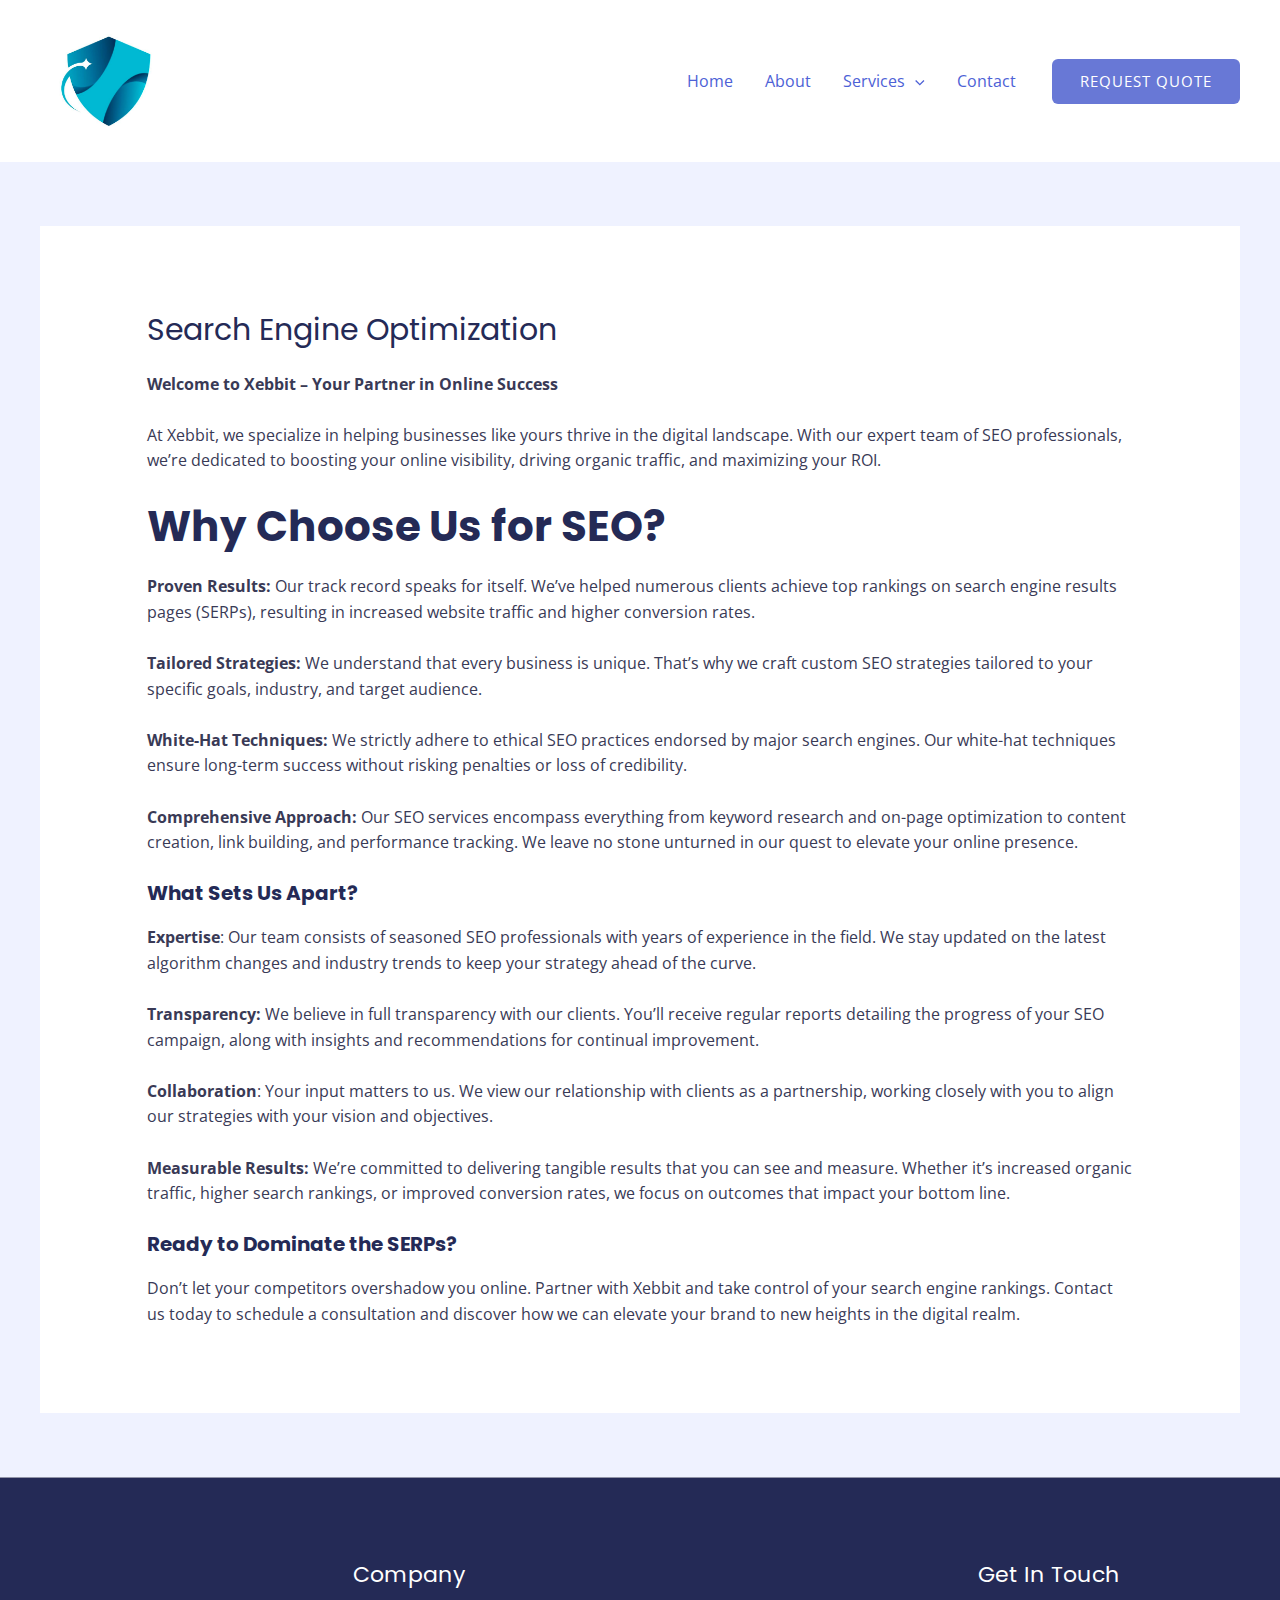
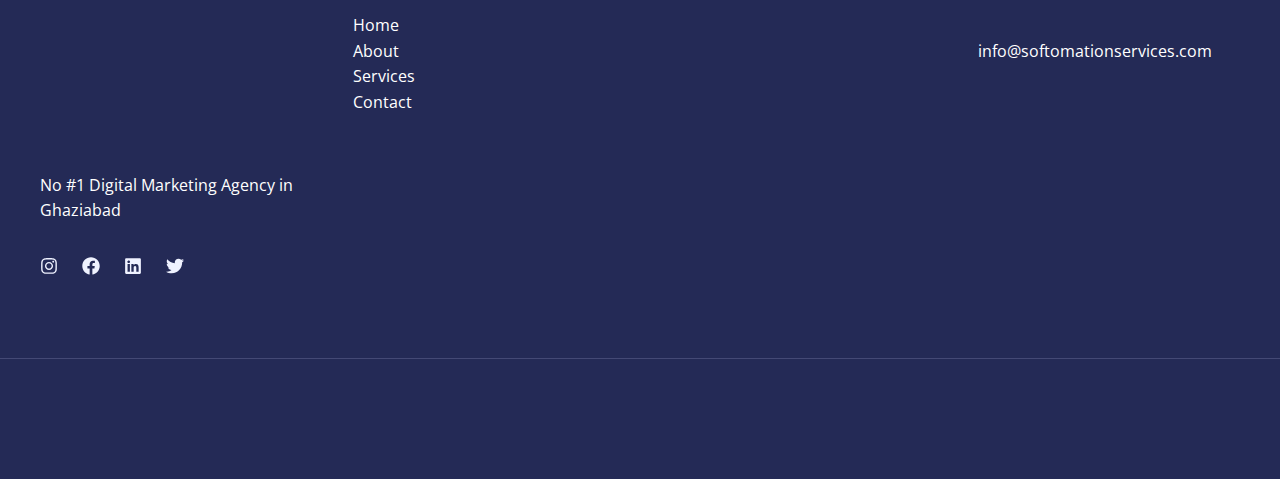
<file: search-engine-optimization/index.html>
<!DOCTYPE html>
<html lang="en-US">
<head>
<meta charset="UTF-8">
<meta name="viewport" content="width=device-width, initial-scale=1">
	<link rel="profile" href="https://gmpg.org/xfn/11"> 
	<meta name='robots' content='index, follow, max-image-preview:large, max-snippet:-1, max-video-preview:-1' />

	<!-- This site is optimized with the Yoast SEO plugin v23.8 - https://yoast.com/wordpress/plugins/seo/ -->
	<title>Search Engine Optimization -</title>
	<link rel="canonical" href="index.html" />
	<meta property="og:locale" content="en_US" />
	<meta property="og:type" content="article" />
	<meta property="og:title" content="Search Engine Optimization -" />
	<meta property="og:description" content="Welcome to Xebbit &#8211; Your Partner in Online Success At Xebbit, we specialize in helping businesses like yours thrive in the digital landscape. With our expert team of SEO professionals, we&#8217;re dedicated to boosting your online visibility, driving organic traffic, and maximizing your ROI. Why Choose Us for SEO? Proven Results: Our track record speaks [&hellip;]" />
	<meta property="og:url" content="https://xebbitsolutions.com/search-engine-optimization/" />
	<meta property="article:modified_time" content="2024-03-17T17:20:26+00:00" />
	<meta name="twitter:card" content="summary_large_image" />
	<meta name="twitter:label1" content="Est. reading time" />
	<meta name="twitter:data1" content="2 minutes" />
	<script type="application/ld+json" class="yoast-schema-graph">{"@context":"https://schema.org","@graph":[{"@type":"WebPage","@id":"https://xebbitsolutions.com/search-engine-optimization/","url":"https://xebbitsolutions.com/search-engine-optimization/","name":"Search Engine Optimization -","isPartOf":{"@id":"https://xebbitsolutions.com/#website"},"datePublished":"2024-03-16T16:46:45+00:00","dateModified":"2024-03-17T17:20:26+00:00","breadcrumb":{"@id":"https://xebbitsolutions.com/search-engine-optimization/#breadcrumb"},"inLanguage":"en-US","potentialAction":[{"@type":"ReadAction","target":["https://xebbitsolutions.com/search-engine-optimization/"]}]},{"@type":"BreadcrumbList","@id":"https://xebbitsolutions.com/search-engine-optimization/#breadcrumb","itemListElement":[{"@type":"ListItem","position":1,"name":"Home","item":"https://xebbitsolutions.com/"},{"@type":"ListItem","position":2,"name":"Search Engine Optimization"}]},{"@type":"WebSite","@id":"https://xebbitsolutions.com/#website","url":"https://xebbitsolutions.com/","name":"","description":"","potentialAction":[{"@type":"SearchAction","target":{"@type":"EntryPoint","urlTemplate":"https://xebbitsolutions.com/?s={search_term_string}"},"query-input":{"@type":"PropertyValueSpecification","valueRequired":true,"valueName":"search_term_string"}}],"inLanguage":"en-US"}]}</script>
	<!-- / Yoast SEO plugin. -->


<link rel='dns-prefetch' href='https://patterns.hiive.cloud' />
<link rel='dns-prefetch' href='https://fonts.googleapis.com' />
<link rel="alternate" type="application/rss+xml" title=" &raquo; Feed" href="../feed/index.rss" />
<link rel="alternate" type="application/rss+xml" title=" &raquo; Comments Feed" href="../comments/feed/index.rss" />
<script>
window._wpemojiSettings = {"baseUrl":"https:\/\/s.w.org\/images\/core\/emoji\/15.0.3\/72x72\/","ext":".png","svgUrl":"https:\/\/s.w.org\/images\/core\/emoji\/15.0.3\/svg\/","svgExt":".svg","source":{"concatemoji":"https:\/\/xebbitsolutions.com\/wp-includes\/js\/wp-emoji-release.min.js?ver=6.7"}};
/*! This file is auto-generated */
!function(i,n){var o,s,e;function c(e){try{var t={supportTests:e,timestamp:(new Date).valueOf()};sessionStorage.setItem(o,JSON.stringify(t))}catch(e){}}function p(e,t,n){e.clearRect(0,0,e.canvas.width,e.canvas.height),e.fillText(t,0,0);var t=new Uint32Array(e.getImageData(0,0,e.canvas.width,e.canvas.height).data),r=(e.clearRect(0,0,e.canvas.width,e.canvas.height),e.fillText(n,0,0),new Uint32Array(e.getImageData(0,0,e.canvas.width,e.canvas.height).data));return t.every(function(e,t){return e===r[t]})}function u(e,t,n){switch(t){case"flag":return n(e,"\ud83c\udff3\ufe0f\u200d\u26a7\ufe0f","\ud83c\udff3\ufe0f\u200b\u26a7\ufe0f")?!1:!n(e,"\ud83c\uddfa\ud83c\uddf3","\ud83c\uddfa\u200b\ud83c\uddf3")&&!n(e,"\ud83c\udff4\udb40\udc67\udb40\udc62\udb40\udc65\udb40\udc6e\udb40\udc67\udb40\udc7f","\ud83c\udff4\u200b\udb40\udc67\u200b\udb40\udc62\u200b\udb40\udc65\u200b\udb40\udc6e\u200b\udb40\udc67\u200b\udb40\udc7f");case"emoji":return!n(e,"\ud83d\udc26\u200d\u2b1b","\ud83d\udc26\u200b\u2b1b")}return!1}function f(e,t,n){var r="undefined"!=typeof WorkerGlobalScope&&self instanceof WorkerGlobalScope?new OffscreenCanvas(300,150):i.createElement("canvas"),a=r.getContext("2d",{willReadFrequently:!0}),o=(a.textBaseline="top",a.font="600 32px Arial",{});return e.forEach(function(e){o[e]=t(a,e,n)}),o}function t(e){var t=i.createElement("script");t.src=e,t.defer=!0,i.head.appendChild(t)}"undefined"!=typeof Promise&&(o="wpEmojiSettingsSupports",s=["flag","emoji"],n.supports={everything:!0,everythingExceptFlag:!0},e=new Promise(function(e){i.addEventListener("DOMContentLoaded",e,{once:!0})}),new Promise(function(t){var n=function(){try{var e=JSON.parse(sessionStorage.getItem(o));if("object"==typeof e&&"number"==typeof e.timestamp&&(new Date).valueOf()<e.timestamp+604800&&"object"==typeof e.supportTests)return e.supportTests}catch(e){}return null}();if(!n){if("undefined"!=typeof Worker&&"undefined"!=typeof OffscreenCanvas&&"undefined"!=typeof URL&&URL.createObjectURL&&"undefined"!=typeof Blob)try{var e="postMessage("+f.toString()+"("+[JSON.stringify(s),u.toString(),p.toString()].join(",")+"));",r=new Blob([e],{type:"text/javascript"}),a=new Worker(URL.createObjectURL(r),{name:"wpTestEmojiSupports"});return void(a.onmessage=function(e){c(n=e.data),a.terminate(),t(n)})}catch(e){}c(n=f(s,u,p))}t(n)}).then(function(e){for(var t in e)n.supports[t]=e[t],n.supports.everything=n.supports.everything&&n.supports[t],"flag"!==t&&(n.supports.everythingExceptFlag=n.supports.everythingExceptFlag&&n.supports[t]);n.supports.everythingExceptFlag=n.supports.everythingExceptFlag&&!n.supports.flag,n.DOMReady=!1,n.readyCallback=function(){n.DOMReady=!0}}).then(function(){return e}).then(function(){var e;n.supports.everything||(n.readyCallback(),(e=n.source||{}).concatemoji?t(e.concatemoji):e.wpemoji&&e.twemoji&&(t(e.twemoji),t(e.wpemoji)))}))}((window,document),window._wpemojiSettings);
</script>
<link rel='stylesheet' id='astra-theme-css-css' href='../wp-content/themes/astra/assets/css/minified/main.min%EF%B9%96ver=4.8.5.css' media='all' />
<style id='astra-theme-css-inline-css'>:root{--ast-post-nav-space:0;--ast-container-default-xlg-padding:6.67em;--ast-container-default-lg-padding:5.67em;--ast-container-default-slg-padding:4.34em;--ast-container-default-md-padding:3.34em;--ast-container-default-sm-padding:6.67em;--ast-container-default-xs-padding:2.4em;--ast-container-default-xxs-padding:1.4em;--ast-code-block-background:#EEEEEE;--ast-comment-inputs-background:#FAFAFA;--ast-normal-container-width:1200px;--ast-narrow-container-width:750px;--ast-blog-title-font-weight:normal;--ast-blog-meta-weight:inherit;}html{font-size:100%;}a,.page-title{color:var(--ast-global-color-1);}a:hover,a:focus{color:var(--ast-global-color-1);}body,button,input,select,textarea,.ast-button,.ast-custom-button{font-family:'Open Sans',sans-serif;font-weight:400;font-size:16px;font-size:1rem;line-height:var(--ast-body-line-height,1.6em);}blockquote{color:var(--ast-global-color-3);}h1,.entry-content h1,.entry-content h1 a,h2,.entry-content h2,.entry-content h2 a,h3,.entry-content h3,.entry-content h3 a,h4,.entry-content h4,.entry-content h4 a,h5,.entry-content h5,.entry-content h5 a,h6,.entry-content h6,.entry-content h6 a,.site-title,.site-title a{font-family:'Poppins',sans-serif;font-weight:700;}.site-title{font-size:35px;font-size:2.1875rem;display:none;}header .custom-logo-link img{max-width:138px;width:138px;}.astra-logo-svg{width:138px;}.site-header .site-description{font-size:15px;font-size:0.9375rem;display:none;}.entry-title{font-size:30px;font-size:1.875rem;}.archive .ast-article-post .ast-article-inner,.blog .ast-article-post .ast-article-inner,.archive .ast-article-post .ast-article-inner:hover,.blog .ast-article-post .ast-article-inner:hover{overflow:hidden;}h1,.entry-content h1,.entry-content h1 a{font-size:48px;font-size:3rem;font-weight:700;font-family:'Poppins',sans-serif;line-height:1.2em;}h2,.entry-content h2,.entry-content h2 a{font-size:42px;font-size:2.625rem;font-family:'Poppins',sans-serif;line-height:1.3em;}h3,.entry-content h3,.entry-content h3 a{font-size:28px;font-size:1.75rem;font-family:'Poppins',sans-serif;line-height:1.3em;}h4,.entry-content h4,.entry-content h4 a{font-size:20px;font-size:1.25rem;line-height:1.2em;font-family:'Poppins',sans-serif;}h5,.entry-content h5,.entry-content h5 a{font-size:18px;font-size:1.125rem;line-height:1.2em;font-family:'Poppins',sans-serif;}h6,.entry-content h6,.entry-content h6 a{font-size:15px;font-size:0.9375rem;line-height:1.25em;font-family:'Poppins',sans-serif;}::selection{background-color:var(--ast-global-color-0);color:#ffffff;}body,h1,.entry-title a,.entry-content h1,.entry-content h1 a,h2,.entry-content h2,.entry-content h2 a,h3,.entry-content h3,.entry-content h3 a,h4,.entry-content h4,.entry-content h4 a,h5,.entry-content h5,.entry-content h5 a,h6,.entry-content h6,.entry-content h6 a{color:var(--ast-global-color-3);}.tagcloud a:hover,.tagcloud a:focus,.tagcloud a.current-item{color:#ffffff;border-color:var(--ast-global-color-1);background-color:var(--ast-global-color-1);}input:focus,input[type="text"]:focus,input[type="email"]:focus,input[type="url"]:focus,input[type="password"]:focus,input[type="reset"]:focus,input[type="search"]:focus,textarea:focus{border-color:var(--ast-global-color-1);}input[type="radio"]:checked,input[type=reset],input[type="checkbox"]:checked,input[type="checkbox"]:hover:checked,input[type="checkbox"]:focus:checked,input[type=range]::-webkit-slider-thumb{border-color:var(--ast-global-color-1);background-color:var(--ast-global-color-1);box-shadow:none;}.site-footer a:hover + .post-count,.site-footer a:focus + .post-count{background:var(--ast-global-color-1);border-color:var(--ast-global-color-1);}.single .nav-links .nav-previous,.single .nav-links .nav-next{color:var(--ast-global-color-1);}.entry-meta,.entry-meta *{line-height:1.45;color:var(--ast-global-color-1);}.entry-meta a:not(.ast-button):hover,.entry-meta a:not(.ast-button):hover *,.entry-meta a:not(.ast-button):focus,.entry-meta a:not(.ast-button):focus *,.page-links > .page-link,.page-links .page-link:hover,.post-navigation a:hover{color:var(--ast-global-color-1);}#cat option,.secondary .calendar_wrap thead a,.secondary .calendar_wrap thead a:visited{color:var(--ast-global-color-1);}.secondary .calendar_wrap #today,.ast-progress-val span{background:var(--ast-global-color-1);}.secondary a:hover + .post-count,.secondary a:focus + .post-count{background:var(--ast-global-color-1);border-color:var(--ast-global-color-1);}.calendar_wrap #today > a{color:#ffffff;}.page-links .page-link,.single .post-navigation a{color:var(--ast-global-color-1);}.ast-search-menu-icon .search-form button.search-submit{padding:0 4px;}.ast-search-menu-icon form.search-form{padding-right:0;}.ast-search-menu-icon.slide-search input.search-field{width:0;}.ast-header-search .ast-search-menu-icon.ast-dropdown-active .search-form,.ast-header-search .ast-search-menu-icon.ast-dropdown-active .search-field:focus{transition:all 0.2s;}.search-form input.search-field:focus{outline:none;}.wp-block-latest-posts > li > a{color:var(--ast-global-color-2);}.widget-title,.widget .wp-block-heading{font-size:22px;font-size:1.375rem;color:var(--ast-global-color-3);}.ast-search-menu-icon.slide-search a:focus-visible:focus-visible,.astra-search-icon:focus-visible,#close:focus-visible,a:focus-visible,.ast-menu-toggle:focus-visible,.site .skip-link:focus-visible,.wp-block-loginout input:focus-visible,.wp-block-search.wp-block-search__button-inside .wp-block-search__inside-wrapper,.ast-header-navigation-arrow:focus-visible,.woocommerce .wc-proceed-to-checkout > .checkout-button:focus-visible,.woocommerce .woocommerce-MyAccount-navigation ul li a:focus-visible,.ast-orders-table__row .ast-orders-table__cell:focus-visible,.woocommerce .woocommerce-order-details .order-again > .button:focus-visible,.woocommerce .woocommerce-message a.button.wc-forward:focus-visible,.woocommerce #minus_qty:focus-visible,.woocommerce #plus_qty:focus-visible,a#ast-apply-coupon:focus-visible,.woocommerce .woocommerce-info a:focus-visible,.woocommerce .astra-shop-summary-wrap a:focus-visible,.woocommerce a.wc-forward:focus-visible,#ast-apply-coupon:focus-visible,.woocommerce-js .woocommerce-mini-cart-item a.remove:focus-visible,#close:focus-visible,.button.search-submit:focus-visible,#search_submit:focus,.normal-search:focus-visible,.ast-header-account-wrap:focus-visible,.woocommerce .ast-on-card-button.ast-quick-view-trigger:focus{outline-style:dotted;outline-color:inherit;outline-width:thin;}input:focus,input[type="text"]:focus,input[type="email"]:focus,input[type="url"]:focus,input[type="password"]:focus,input[type="reset"]:focus,input[type="search"]:focus,input[type="number"]:focus,textarea:focus,.wp-block-search__input:focus,[data-section="section-header-mobile-trigger"] .ast-button-wrap .ast-mobile-menu-trigger-minimal:focus,.ast-mobile-popup-drawer.active .menu-toggle-close:focus,.woocommerce-ordering select.orderby:focus,#ast-scroll-top:focus,#coupon_code:focus,.woocommerce-page #comment:focus,.woocommerce #reviews #respond input#submit:focus,.woocommerce a.add_to_cart_button:focus,.woocommerce .button.single_add_to_cart_button:focus,.woocommerce .woocommerce-cart-form button:focus,.woocommerce .woocommerce-cart-form__cart-item .quantity .qty:focus,.woocommerce .woocommerce-billing-fields .woocommerce-billing-fields__field-wrapper .woocommerce-input-wrapper > .input-text:focus,.woocommerce #order_comments:focus,.woocommerce #place_order:focus,.woocommerce .woocommerce-address-fields .woocommerce-address-fields__field-wrapper .woocommerce-input-wrapper > .input-text:focus,.woocommerce .woocommerce-MyAccount-content form button:focus,.woocommerce .woocommerce-MyAccount-content .woocommerce-EditAccountForm .woocommerce-form-row .woocommerce-Input.input-text:focus,.woocommerce .ast-woocommerce-container .woocommerce-pagination ul.page-numbers li a:focus,body #content .woocommerce form .form-row .select2-container--default .select2-selection--single:focus,#ast-coupon-code:focus,.woocommerce.woocommerce-js .quantity input[type=number]:focus,.woocommerce-js .woocommerce-mini-cart-item .quantity input[type=number]:focus,.woocommerce p#ast-coupon-trigger:focus{border-style:dotted;border-color:inherit;border-width:thin;}input{outline:none;}.ast-logo-title-inline .site-logo-img{padding-right:1em;}.site-logo-img img{ transition:all 0.2s linear;}body .ast-oembed-container *{position:absolute;top:0;width:100%;height:100%;left:0;}body .wp-block-embed-pocket-casts .ast-oembed-container *{position:unset;}.ast-single-post-featured-section + article {margin-top: 2em;}.site-content .ast-single-post-featured-section img {width: 100%;overflow: hidden;object-fit: cover;}.site > .ast-single-related-posts-container {margin-top: 0;}@media (min-width: 769px) {.ast-desktop .ast-container--narrow {max-width: var(--ast-narrow-container-width);margin: 0 auto;}}@media (max-width:768.9px){#ast-desktop-header{display:none;}}@media (min-width:769px){#ast-mobile-header{display:none;}}.wp-block-buttons.aligncenter{justify-content:center;}.wp-block-buttons .wp-block-button.is-style-outline .wp-block-button__link.wp-element-button,.ast-outline-button,.wp-block-uagb-buttons-child .uagb-buttons-repeater.ast-outline-button{border-top-width:2px;border-right-width:2px;border-bottom-width:2px;border-left-width:2px;font-family:inherit;font-weight:400;font-size:15px;font-size:0.9375rem;line-height:1em;border-top-left-radius:6px;border-top-right-radius:6px;border-bottom-right-radius:6px;border-bottom-left-radius:6px;}.wp-block-button .wp-block-button__link.wp-element-button.is-style-outline:not(.has-background),.wp-block-button.is-style-outline>.wp-block-button__link.wp-element-button:not(.has-background),.ast-outline-button{background-color:transparent;}.entry-content[data-ast-blocks-layout] > figure{margin-bottom:1em;}@media (max-width:768px){.ast-separate-container #primary,.ast-separate-container #secondary{padding:1.5em 0;}#primary,#secondary{padding:1.5em 0;margin:0;}.ast-left-sidebar #content > .ast-container{display:flex;flex-direction:column-reverse;width:100%;}.ast-separate-container .ast-article-post,.ast-separate-container .ast-article-single{padding:1.5em 2.14em;}.ast-author-box img.avatar{margin:20px 0 0 0;}}@media (min-width:769px){.ast-separate-container.ast-right-sidebar #primary,.ast-separate-container.ast-left-sidebar #primary{border:0;}.search-no-results.ast-separate-container #primary{margin-bottom:4em;}}.elementor-button-wrapper .elementor-button{border-style:solid;text-decoration:none;border-top-width:0px;border-right-width:0px;border-left-width:0px;border-bottom-width:0px;}body .elementor-button.elementor-size-sm,body .elementor-button.elementor-size-xs,body .elementor-button.elementor-size-md,body .elementor-button.elementor-size-lg,body .elementor-button.elementor-size-xl,body .elementor-button{border-top-left-radius:6px;border-top-right-radius:6px;border-bottom-right-radius:6px;border-bottom-left-radius:6px;padding-top:17px;padding-right:35px;padding-bottom:17px;padding-left:35px;}.elementor-button-wrapper .elementor-button{border-color:var(--ast-global-color-0);background-color:var(--ast-global-color-0);}.elementor-button-wrapper .elementor-button:hover,.elementor-button-wrapper .elementor-button:focus{color:#ffffff;background-color:var(--ast-global-color-1);border-color:var(--ast-global-color-1);}.wp-block-button .wp-block-button__link ,.elementor-button-wrapper .elementor-button,.elementor-button-wrapper .elementor-button:visited{color:#ffffff;}.elementor-button-wrapper .elementor-button{font-weight:400;font-size:15px;font-size:0.9375rem;line-height:1em;text-transform:uppercase;letter-spacing:1px;}body .elementor-button.elementor-size-sm,body .elementor-button.elementor-size-xs,body .elementor-button.elementor-size-md,body .elementor-button.elementor-size-lg,body .elementor-button.elementor-size-xl,body .elementor-button{font-size:15px;font-size:0.9375rem;}.wp-block-button .wp-block-button__link:hover,.wp-block-button .wp-block-button__link:focus{color:#ffffff;background-color:var(--ast-global-color-1);border-color:var(--ast-global-color-1);}.elementor-widget-heading h1.elementor-heading-title{line-height:1.2em;}.elementor-widget-heading h2.elementor-heading-title{line-height:1.3em;}.elementor-widget-heading h3.elementor-heading-title{line-height:1.3em;}.elementor-widget-heading h4.elementor-heading-title{line-height:1.2em;}.elementor-widget-heading h5.elementor-heading-title{line-height:1.2em;}.elementor-widget-heading h6.elementor-heading-title{line-height:1.25em;}.wp-block-button .wp-block-button__link,.wp-block-search .wp-block-search__button,body .wp-block-file .wp-block-file__button{border-style:solid;border-top-width:0px;border-right-width:0px;border-left-width:0px;border-bottom-width:0px;border-color:var(--ast-global-color-0);background-color:var(--ast-global-color-0);color:#ffffff;font-family:inherit;font-weight:400;line-height:1em;text-transform:uppercase;letter-spacing:1px;font-size:15px;font-size:0.9375rem;border-top-left-radius:6px;border-top-right-radius:6px;border-bottom-right-radius:6px;border-bottom-left-radius:6px;padding-top:17px;padding-right:35px;padding-bottom:17px;padding-left:35px;}.menu-toggle,button,.ast-button,.ast-custom-button,.button,input#submit,input[type="button"],input[type="submit"],input[type="reset"],form[CLASS*="wp-block-search__"].wp-block-search .wp-block-search__inside-wrapper .wp-block-search__button,body .wp-block-file .wp-block-file__button,.woocommerce-js a.button,.woocommerce button.button,.woocommerce .woocommerce-message a.button,.woocommerce #respond input#submit.alt,.woocommerce input.button.alt,.woocommerce input.button,.woocommerce input.button:disabled,.woocommerce input.button:disabled[disabled],.woocommerce input.button:disabled:hover,.woocommerce input.button:disabled[disabled]:hover,.woocommerce #respond input#submit,.woocommerce button.button.alt.disabled,.wc-block-grid__products .wc-block-grid__product .wp-block-button__link,.wc-block-grid__product-onsale,[CLASS*="wc-block"] button,.woocommerce-js .astra-cart-drawer .astra-cart-drawer-content .woocommerce-mini-cart__buttons .button:not(.checkout):not(.ast-continue-shopping),.woocommerce-js .astra-cart-drawer .astra-cart-drawer-content .woocommerce-mini-cart__buttons a.checkout,.woocommerce button.button.alt.disabled.wc-variation-selection-needed,[CLASS*="wc-block"] .wc-block-components-button{border-style:solid;border-top-width:0px;border-right-width:0px;border-left-width:0px;border-bottom-width:0px;color:#ffffff;border-color:var(--ast-global-color-0);background-color:var(--ast-global-color-0);padding-top:17px;padding-right:35px;padding-bottom:17px;padding-left:35px;font-family:inherit;font-weight:400;font-size:15px;font-size:0.9375rem;line-height:1em;text-transform:uppercase;letter-spacing:1px;border-top-left-radius:6px;border-top-right-radius:6px;border-bottom-right-radius:6px;border-bottom-left-radius:6px;}button:focus,.menu-toggle:hover,button:hover,.ast-button:hover,.ast-custom-button:hover .button:hover,.ast-custom-button:hover ,input[type=reset]:hover,input[type=reset]:focus,input#submit:hover,input#submit:focus,input[type="button"]:hover,input[type="button"]:focus,input[type="submit"]:hover,input[type="submit"]:focus,form[CLASS*="wp-block-search__"].wp-block-search .wp-block-search__inside-wrapper .wp-block-search__button:hover,form[CLASS*="wp-block-search__"].wp-block-search .wp-block-search__inside-wrapper .wp-block-search__button:focus,body .wp-block-file .wp-block-file__button:hover,body .wp-block-file .wp-block-file__button:focus,.woocommerce-js a.button:hover,.woocommerce button.button:hover,.woocommerce .woocommerce-message a.button:hover,.woocommerce #respond input#submit:hover,.woocommerce #respond input#submit.alt:hover,.woocommerce input.button.alt:hover,.woocommerce input.button:hover,.woocommerce button.button.alt.disabled:hover,.wc-block-grid__products .wc-block-grid__product .wp-block-button__link:hover,[CLASS*="wc-block"] button:hover,.woocommerce-js .astra-cart-drawer .astra-cart-drawer-content .woocommerce-mini-cart__buttons .button:not(.checkout):not(.ast-continue-shopping):hover,.woocommerce-js .astra-cart-drawer .astra-cart-drawer-content .woocommerce-mini-cart__buttons a.checkout:hover,.woocommerce button.button.alt.disabled.wc-variation-selection-needed:hover,[CLASS*="wc-block"] .wc-block-components-button:hover,[CLASS*="wc-block"] .wc-block-components-button:focus{color:#ffffff;background-color:var(--ast-global-color-1);border-color:var(--ast-global-color-1);}@media (max-width:768px){.ast-mobile-header-stack .main-header-bar .ast-search-menu-icon{display:inline-block;}.ast-header-break-point.ast-header-custom-item-outside .ast-mobile-header-stack .main-header-bar .ast-search-icon{margin:0;}.ast-comment-avatar-wrap img{max-width:2.5em;}.ast-comment-meta{padding:0 1.8888em 1.3333em;}.ast-separate-container .ast-comment-list li.depth-1{padding:1.5em 2.14em;}.ast-separate-container .comment-respond{padding:2em 2.14em;}}@media (min-width:544px){.ast-container{max-width:100%;}}@media (max-width:544px){.ast-separate-container .ast-article-post,.ast-separate-container .ast-article-single,.ast-separate-container .comments-title,.ast-separate-container .ast-archive-description{padding:1.5em 1em;}.ast-separate-container #content .ast-container{padding-left:0.54em;padding-right:0.54em;}.ast-separate-container .ast-comment-list .bypostauthor{padding:.5em;}.ast-search-menu-icon.ast-dropdown-active .search-field{width:170px;}} #ast-mobile-header .ast-site-header-cart-li a{pointer-events:none;}body,.ast-separate-container{background-color:var(--ast-global-color-4);background-image:none;}@media (max-width:768px){.site-title{display:none;}.site-header .site-description{display:none;}h1,.entry-content h1,.entry-content h1 a{font-size:40px;}h2,.entry-content h2,.entry-content h2 a{font-size:35px;}h3,.entry-content h3,.entry-content h3 a{font-size:24px;}.astra-logo-svg{width:140px;}header .custom-logo-link img,.ast-header-break-point .site-logo-img .custom-mobile-logo-link img{max-width:140px;width:140px;}}@media (max-width:544px){.site-title{display:none;}.site-header .site-description{display:none;}h1,.entry-content h1,.entry-content h1 a{font-size:28px;}h2,.entry-content h2,.entry-content h2 a{font-size:24px;}h3,.entry-content h3,.entry-content h3 a{font-size:20px;}h4,.entry-content h4,.entry-content h4 a{font-size:18px;font-size:1.125rem;}h5,.entry-content h5,.entry-content h5 a{font-size:17px;font-size:1.0625rem;}h6,.entry-content h6,.entry-content h6 a{font-size:15px;font-size:0.9375rem;}header .custom-logo-link img,.ast-header-break-point .site-branding img,.ast-header-break-point .custom-logo-link img{max-width:120px;width:120px;}.astra-logo-svg{width:120px;}.ast-header-break-point .site-logo-img .custom-mobile-logo-link img{max-width:120px;}}@media (max-width:768px){html{font-size:91.2%;}}@media (max-width:544px){html{font-size:91.2%;}}@media (min-width:769px){.ast-container{max-width:1240px;}}@media (min-width:769px){.site-content .ast-container{display:flex;}}@media (max-width:768px){.site-content .ast-container{flex-direction:column;}}@media (min-width:769px){.main-header-menu .sub-menu .menu-item.ast-left-align-sub-menu:hover > .sub-menu,.main-header-menu .sub-menu .menu-item.ast-left-align-sub-menu.focus > .sub-menu{margin-left:-2px;}}.site .comments-area{padding-bottom:3em;}.wp-block-file {display: flex;align-items: center;flex-wrap: wrap;justify-content: space-between;}.wp-block-pullquote {border: none;}.wp-block-pullquote blockquote::before {content: "\201D";font-family: "Helvetica",sans-serif;display: flex;transform: rotate( 180deg );font-size: 6rem;font-style: normal;line-height: 1;font-weight: bold;align-items: center;justify-content: center;}.has-text-align-right > blockquote::before {justify-content: flex-start;}.has-text-align-left > blockquote::before {justify-content: flex-end;}figure.wp-block-pullquote.is-style-solid-color blockquote {max-width: 100%;text-align: inherit;}:root {--wp--custom--ast-default-block-top-padding: 3em;--wp--custom--ast-default-block-right-padding: 3em;--wp--custom--ast-default-block-bottom-padding: 3em;--wp--custom--ast-default-block-left-padding: 3em;--wp--custom--ast-container-width: 1200px;--wp--custom--ast-content-width-size: 1200px;--wp--custom--ast-wide-width-size: calc(1200px + var(--wp--custom--ast-default-block-left-padding) + var(--wp--custom--ast-default-block-right-padding));}.ast-narrow-container {--wp--custom--ast-content-width-size: 750px;--wp--custom--ast-wide-width-size: 750px;}@media(max-width: 768px) {:root {--wp--custom--ast-default-block-top-padding: 3em;--wp--custom--ast-default-block-right-padding: 2em;--wp--custom--ast-default-block-bottom-padding: 3em;--wp--custom--ast-default-block-left-padding: 2em;}}@media(max-width: 544px) {:root {--wp--custom--ast-default-block-top-padding: 3em;--wp--custom--ast-default-block-right-padding: 1.5em;--wp--custom--ast-default-block-bottom-padding: 3em;--wp--custom--ast-default-block-left-padding: 1.5em;}}.entry-content > .wp-block-group,.entry-content > .wp-block-cover,.entry-content > .wp-block-columns {padding-top: var(--wp--custom--ast-default-block-top-padding);padding-right: var(--wp--custom--ast-default-block-right-padding);padding-bottom: var(--wp--custom--ast-default-block-bottom-padding);padding-left: var(--wp--custom--ast-default-block-left-padding);}.ast-plain-container.ast-no-sidebar .entry-content > .alignfull,.ast-page-builder-template .ast-no-sidebar .entry-content > .alignfull {margin-left: calc( -50vw + 50%);margin-right: calc( -50vw + 50%);max-width: 100vw;width: 100vw;}.ast-plain-container.ast-no-sidebar .entry-content .alignfull .alignfull,.ast-page-builder-template.ast-no-sidebar .entry-content .alignfull .alignfull,.ast-plain-container.ast-no-sidebar .entry-content .alignfull .alignwide,.ast-page-builder-template.ast-no-sidebar .entry-content .alignfull .alignwide,.ast-plain-container.ast-no-sidebar .entry-content .alignwide .alignfull,.ast-page-builder-template.ast-no-sidebar .entry-content .alignwide .alignfull,.ast-plain-container.ast-no-sidebar .entry-content .alignwide .alignwide,.ast-page-builder-template.ast-no-sidebar .entry-content .alignwide .alignwide,.ast-plain-container.ast-no-sidebar .entry-content .wp-block-column .alignfull,.ast-page-builder-template.ast-no-sidebar .entry-content .wp-block-column .alignfull,.ast-plain-container.ast-no-sidebar .entry-content .wp-block-column .alignwide,.ast-page-builder-template.ast-no-sidebar .entry-content .wp-block-column .alignwide {margin-left: auto;margin-right: auto;width: 100%;}[data-ast-blocks-layout] .wp-block-separator:not(.is-style-dots) {height: 0;}[data-ast-blocks-layout] .wp-block-separator {margin: 20px auto;}[data-ast-blocks-layout] .wp-block-separator:not(.is-style-wide):not(.is-style-dots) {max-width: 100px;}[data-ast-blocks-layout] .wp-block-separator.has-background {padding: 0;}.entry-content[data-ast-blocks-layout] > * {max-width: var(--wp--custom--ast-content-width-size);margin-left: auto;margin-right: auto;}.entry-content[data-ast-blocks-layout] > .alignwide {max-width: var(--wp--custom--ast-wide-width-size);}.entry-content[data-ast-blocks-layout] .alignfull {max-width: none;}.ast-full-width-layout .entry-content[data-ast-blocks-layout] .is-layout-constrained.wp-block-cover-is-layout-constrained > *,.ast-full-width-layout .entry-content[data-ast-blocks-layout] .is-layout-constrained.wp-block-group-is-layout-constrained > * {max-width: var(--wp--custom--ast-content-width-size);margin-left: auto;margin-right: auto;}.entry-content .wp-block-columns {margin-bottom: 0;}blockquote {margin: 1.5em;border-color: rgba(0,0,0,0.05);}.wp-block-quote:not(.has-text-align-right):not(.has-text-align-center) {border-left: 5px solid rgba(0,0,0,0.05);}.has-text-align-right > blockquote,blockquote.has-text-align-right {border-right: 5px solid rgba(0,0,0,0.05);}.has-text-align-left > blockquote,blockquote.has-text-align-left {border-left: 5px solid rgba(0,0,0,0.05);}.wp-block-site-tagline,.wp-block-latest-posts .read-more {margin-top: 15px;}.wp-block-loginout p label {display: block;}.wp-block-loginout p:not(.login-remember):not(.login-submit) input {width: 100%;}.wp-block-loginout input:focus {border-color: transparent;}.wp-block-loginout input:focus {outline: thin dotted;}.entry-content .wp-block-media-text .wp-block-media-text__content {padding: 0 0 0 8%;}.entry-content .wp-block-media-text.has-media-on-the-right .wp-block-media-text__content {padding: 0 8% 0 0;}.entry-content .wp-block-media-text.has-background .wp-block-media-text__content {padding: 8%;}.entry-content .wp-block-cover:not([class*="background-color"]) .wp-block-cover__inner-container,.entry-content .wp-block-cover:not([class*="background-color"]) .wp-block-cover-image-text,.entry-content .wp-block-cover:not([class*="background-color"]) .wp-block-cover-text,.entry-content .wp-block-cover-image:not([class*="background-color"]) .wp-block-cover__inner-container,.entry-content .wp-block-cover-image:not([class*="background-color"]) .wp-block-cover-image-text,.entry-content .wp-block-cover-image:not([class*="background-color"]) .wp-block-cover-text {color: var(--ast-global-color-5);}.wp-block-loginout .login-remember input {width: 1.1rem;height: 1.1rem;margin: 0 5px 4px 0;vertical-align: middle;}.wp-block-latest-posts > li > *:first-child,.wp-block-latest-posts:not(.is-grid) > li:first-child {margin-top: 0;}.entry-content > .wp-block-buttons,.entry-content > .wp-block-uagb-buttons {margin-bottom: 1.5em;}.wp-block-search__inside-wrapper .wp-block-search__input {padding: 0 10px;color: var(--ast-global-color-3);background: var(--ast-global-color-5);border-color: var(--ast-border-color);}.wp-block-latest-posts .read-more {margin-bottom: 1.5em;}.wp-block-search__no-button .wp-block-search__inside-wrapper .wp-block-search__input {padding-top: 5px;padding-bottom: 5px;}.wp-block-latest-posts .wp-block-latest-posts__post-date,.wp-block-latest-posts .wp-block-latest-posts__post-author {font-size: 1rem;}.wp-block-latest-posts > li > *,.wp-block-latest-posts:not(.is-grid) > li {margin-top: 12px;margin-bottom: 12px;}.ast-page-builder-template .entry-content[data-ast-blocks-layout] > *,.ast-page-builder-template .entry-content[data-ast-blocks-layout] > .alignfull > * {max-width: none;}.ast-page-builder-template .entry-content[data-ast-blocks-layout] > .alignwide > * {max-width: var(--wp--custom--ast-wide-width-size);}.ast-page-builder-template .entry-content[data-ast-blocks-layout] > .inherit-container-width > *,.ast-page-builder-template .entry-content[data-ast-blocks-layout] > * > *,.entry-content[data-ast-blocks-layout] > .wp-block-cover .wp-block-cover__inner-container {max-width: var(--wp--custom--ast-content-width-size) ;margin-left: auto;margin-right: auto;}.entry-content[data-ast-blocks-layout] .wp-block-cover:not(.alignleft):not(.alignright) {width: auto;}@media(max-width: 1200px) {.ast-separate-container .entry-content > .alignfull,.ast-separate-container .entry-content[data-ast-blocks-layout] > .alignwide,.ast-plain-container .entry-content[data-ast-blocks-layout] > .alignwide,.ast-plain-container .entry-content .alignfull {margin-left: calc(-1 * min(var(--ast-container-default-xlg-padding),20px)) ;margin-right: calc(-1 * min(var(--ast-container-default-xlg-padding),20px));}}@media(min-width: 1201px) {.ast-separate-container .entry-content > .alignfull {margin-left: calc(-1 * var(--ast-container-default-xlg-padding) );margin-right: calc(-1 * var(--ast-container-default-xlg-padding) );}.ast-separate-container .entry-content[data-ast-blocks-layout] > .alignwide,.ast-plain-container .entry-content[data-ast-blocks-layout] > .alignwide {margin-left: calc(-1 * var(--wp--custom--ast-default-block-left-padding) );margin-right: calc(-1 * var(--wp--custom--ast-default-block-right-padding) );}}@media(min-width: 768px) {.ast-separate-container .entry-content .wp-block-group.alignwide:not(.inherit-container-width) > :where(:not(.alignleft):not(.alignright)),.ast-plain-container .entry-content .wp-block-group.alignwide:not(.inherit-container-width) > :where(:not(.alignleft):not(.alignright)) {max-width: calc( var(--wp--custom--ast-content-width-size) + 80px );}.ast-plain-container.ast-right-sidebar .entry-content[data-ast-blocks-layout] .alignfull,.ast-plain-container.ast-left-sidebar .entry-content[data-ast-blocks-layout] .alignfull {margin-left: -60px;margin-right: -60px;}}@media(min-width: 544px) {.entry-content > .alignleft {margin-right: 20px;}.entry-content > .alignright {margin-left: 20px;}}@media (max-width:544px){.wp-block-columns .wp-block-column:not(:last-child){margin-bottom:20px;}.wp-block-latest-posts{margin:0;}}@media( max-width: 600px ) {.entry-content .wp-block-media-text .wp-block-media-text__content,.entry-content .wp-block-media-text.has-media-on-the-right .wp-block-media-text__content {padding: 8% 0 0;}.entry-content .wp-block-media-text.has-background .wp-block-media-text__content {padding: 8%;}}.ast-page-builder-template .entry-header {padding-left: 0;}.ast-narrow-container .site-content .wp-block-uagb-image--align-full .wp-block-uagb-image__figure {max-width: 100%;margin-left: auto;margin-right: auto;}:root .has-ast-global-color-0-color{color:var(--ast-global-color-0);}:root .has-ast-global-color-0-background-color{background-color:var(--ast-global-color-0);}:root .wp-block-button .has-ast-global-color-0-color{color:var(--ast-global-color-0);}:root .wp-block-button .has-ast-global-color-0-background-color{background-color:var(--ast-global-color-0);}:root .has-ast-global-color-1-color{color:var(--ast-global-color-1);}:root .has-ast-global-color-1-background-color{background-color:var(--ast-global-color-1);}:root .wp-block-button .has-ast-global-color-1-color{color:var(--ast-global-color-1);}:root .wp-block-button .has-ast-global-color-1-background-color{background-color:var(--ast-global-color-1);}:root .has-ast-global-color-2-color{color:var(--ast-global-color-2);}:root .has-ast-global-color-2-background-color{background-color:var(--ast-global-color-2);}:root .wp-block-button .has-ast-global-color-2-color{color:var(--ast-global-color-2);}:root .wp-block-button .has-ast-global-color-2-background-color{background-color:var(--ast-global-color-2);}:root .has-ast-global-color-3-color{color:var(--ast-global-color-3);}:root .has-ast-global-color-3-background-color{background-color:var(--ast-global-color-3);}:root .wp-block-button .has-ast-global-color-3-color{color:var(--ast-global-color-3);}:root .wp-block-button .has-ast-global-color-3-background-color{background-color:var(--ast-global-color-3);}:root .has-ast-global-color-4-color{color:var(--ast-global-color-4);}:root .has-ast-global-color-4-background-color{background-color:var(--ast-global-color-4);}:root .wp-block-button .has-ast-global-color-4-color{color:var(--ast-global-color-4);}:root .wp-block-button .has-ast-global-color-4-background-color{background-color:var(--ast-global-color-4);}:root .has-ast-global-color-5-color{color:var(--ast-global-color-5);}:root .has-ast-global-color-5-background-color{background-color:var(--ast-global-color-5);}:root .wp-block-button .has-ast-global-color-5-color{color:var(--ast-global-color-5);}:root .wp-block-button .has-ast-global-color-5-background-color{background-color:var(--ast-global-color-5);}:root .has-ast-global-color-6-color{color:var(--ast-global-color-6);}:root .has-ast-global-color-6-background-color{background-color:var(--ast-global-color-6);}:root .wp-block-button .has-ast-global-color-6-color{color:var(--ast-global-color-6);}:root .wp-block-button .has-ast-global-color-6-background-color{background-color:var(--ast-global-color-6);}:root .has-ast-global-color-7-color{color:var(--ast-global-color-7);}:root .has-ast-global-color-7-background-color{background-color:var(--ast-global-color-7);}:root .wp-block-button .has-ast-global-color-7-color{color:var(--ast-global-color-7);}:root .wp-block-button .has-ast-global-color-7-background-color{background-color:var(--ast-global-color-7);}:root .has-ast-global-color-8-color{color:var(--ast-global-color-8);}:root .has-ast-global-color-8-background-color{background-color:var(--ast-global-color-8);}:root .wp-block-button .has-ast-global-color-8-color{color:var(--ast-global-color-8);}:root .wp-block-button .has-ast-global-color-8-background-color{background-color:var(--ast-global-color-8);}:root{--ast-global-color-0:#6878d6;--ast-global-color-1:#4d61d6;--ast-global-color-2:#242a56;--ast-global-color-3:#393a56;--ast-global-color-4:#eff2ff;--ast-global-color-5:#ffffff;--ast-global-color-6:#eff2ff;--ast-global-color-7:#242a56;--ast-global-color-8:#BFD1FF;}:root {--ast-border-color : #dddddd;}.ast-single-entry-banner {-js-display: flex;display: flex;flex-direction: column;justify-content: center;text-align: center;position: relative;background: #eeeeee;}.ast-single-entry-banner[data-banner-layout="layout-1"] {max-width: 1200px;background: inherit;padding: 20px 0;}.ast-single-entry-banner[data-banner-width-type="custom"] {margin: 0 auto;width: 100%;}.ast-single-entry-banner + .site-content .entry-header {margin-bottom: 0;}.site .ast-author-avatar {--ast-author-avatar-size: ;}a.ast-underline-text {text-decoration: underline;}.ast-container > .ast-terms-link {position: relative;display: block;}a.ast-button.ast-badge-tax {padding: 4px 8px;border-radius: 3px;font-size: inherit;}header.entry-header .entry-title{font-size:30px;font-size:1.875rem;}header.entry-header > *:not(:last-child){margin-bottom:10px;}.ast-archive-entry-banner {-js-display: flex;display: flex;flex-direction: column;justify-content: center;text-align: center;position: relative;background: #eeeeee;}.ast-archive-entry-banner[data-banner-width-type="custom"] {margin: 0 auto;width: 100%;}.ast-archive-entry-banner[data-banner-layout="layout-1"] {background: inherit;padding: 20px 0;text-align: left;}body.archive .ast-archive-description{max-width:1200px;width:100%;text-align:left;padding-top:3em;padding-right:3em;padding-bottom:3em;padding-left:3em;}body.archive .ast-archive-description .ast-archive-title,body.archive .ast-archive-description .ast-archive-title *{font-size:40px;font-size:2.5rem;}body.archive .ast-archive-description > *:not(:last-child){margin-bottom:10px;}@media (max-width:768px){body.archive .ast-archive-description{text-align:left;}}@media (max-width:544px){body.archive .ast-archive-description{text-align:left;}}.ast-breadcrumbs .trail-browse,.ast-breadcrumbs .trail-items,.ast-breadcrumbs .trail-items li{display:inline-block;margin:0;padding:0;border:none;background:inherit;text-indent:0;text-decoration:none;}.ast-breadcrumbs .trail-browse{font-size:inherit;font-style:inherit;font-weight:inherit;color:inherit;}.ast-breadcrumbs .trail-items{list-style:none;}.trail-items li::after{padding:0 0.3em;content:"\00bb";}.trail-items li:last-of-type::after{display:none;}h1,.entry-content h1,h2,.entry-content h2,h3,.entry-content h3,h4,.entry-content h4,h5,.entry-content h5,h6,.entry-content h6{color:var(--ast-global-color-2);}@media (max-width:768px){.ast-builder-grid-row-container.ast-builder-grid-row-tablet-3-firstrow .ast-builder-grid-row > *:first-child,.ast-builder-grid-row-container.ast-builder-grid-row-tablet-3-lastrow .ast-builder-grid-row > *:last-child{grid-column:1 / -1;}}@media (max-width:544px){.ast-builder-grid-row-container.ast-builder-grid-row-mobile-3-firstrow .ast-builder-grid-row > *:first-child,.ast-builder-grid-row-container.ast-builder-grid-row-mobile-3-lastrow .ast-builder-grid-row > *:last-child{grid-column:1 / -1;}}.ast-builder-layout-element[data-section="title_tagline"]{display:flex;}@media (max-width:768px){.ast-header-break-point .ast-builder-layout-element[data-section="title_tagline"]{display:flex;}}@media (max-width:544px){.ast-header-break-point .ast-builder-layout-element[data-section="title_tagline"]{display:flex;}}[data-section*="section-hb-button-"] .menu-link{display:none;}.ast-header-button-1[data-section*="section-hb-button-"] .ast-builder-button-wrap .ast-custom-button{line-height:1em;}.ast-header-button-1 .ast-custom-button{color:var(--ast-global-color-5);background:var(--ast-global-color-0);}.ast-header-button-1 .ast-custom-button:hover{color:var(--ast-global-color-3);background:var(--ast-global-color-5);}.ast-header-button-1[data-section*="section-hb-button-"] .ast-builder-button-wrap .ast-custom-button{padding-top:15px;padding-bottom:15px;padding-left:28px;padding-right:28px;}.ast-header-button-1[data-section="section-hb-button-1"]{display:flex;}@media (max-width:768px){.ast-header-break-point .ast-header-button-1[data-section="section-hb-button-1"]{display:none;}}@media (max-width:544px){.ast-header-break-point .ast-header-button-1[data-section="section-hb-button-1"]{display:flex;}}.ast-builder-menu-1{font-family:inherit;font-weight:inherit;}.ast-builder-menu-1 .sub-menu,.ast-builder-menu-1 .inline-on-mobile .sub-menu{border-top-width:1px;border-bottom-width:1px;border-right-width:1px;border-left-width:1px;border-color:#eaeaea;border-style:solid;}.ast-builder-menu-1 .sub-menu .sub-menu{top:-1px;}.ast-builder-menu-1 .main-header-menu > .menu-item > .sub-menu,.ast-builder-menu-1 .main-header-menu > .menu-item > .astra-full-megamenu-wrapper{margin-top:0px;}.ast-desktop .ast-builder-menu-1 .main-header-menu > .menu-item > .sub-menu:before,.ast-desktop .ast-builder-menu-1 .main-header-menu > .menu-item > .astra-full-megamenu-wrapper:before{height:calc( 0px + 1px + 5px );}.ast-desktop .ast-builder-menu-1 .menu-item .sub-menu .menu-link{border-bottom-width:1px;border-color:#eaeaea;border-style:solid;}.ast-desktop .ast-builder-menu-1 .menu-item .sub-menu:last-child > .menu-item > .menu-link{border-bottom-width:1px;}.ast-desktop .ast-builder-menu-1 .menu-item:last-child > .menu-item > .menu-link{border-bottom-width:0;}@media (max-width:768px){.ast-builder-menu-1 .main-header-menu .menu-item > .menu-link{color:var(--ast-global-color-3);}.ast-builder-menu-1 .menu-item > .ast-menu-toggle{color:var(--ast-global-color-3);}.ast-builder-menu-1 .menu-item:hover > .menu-link,.ast-builder-menu-1 .inline-on-mobile .menu-item:hover > .ast-menu-toggle{color:var(--ast-global-color-1);}.ast-builder-menu-1 .menu-item:hover > .ast-menu-toggle{color:var(--ast-global-color-1);}.ast-builder-menu-1 .menu-item.current-menu-item > .menu-link,.ast-builder-menu-1 .inline-on-mobile .menu-item.current-menu-item > .ast-menu-toggle,.ast-builder-menu-1 .current-menu-ancestor > .menu-link,.ast-builder-menu-1 .current-menu-ancestor > .ast-menu-toggle{color:var(--ast-global-color-1);}.ast-builder-menu-1 .menu-item.current-menu-item > .ast-menu-toggle{color:var(--ast-global-color-1);}.ast-header-break-point .ast-builder-menu-1 .menu-item.menu-item-has-children > .ast-menu-toggle{top:0;}.ast-builder-menu-1 .inline-on-mobile .menu-item.menu-item-has-children > .ast-menu-toggle{right:-15px;}.ast-builder-menu-1 .menu-item-has-children > .menu-link:after{content:unset;}.ast-builder-menu-1 .main-header-menu > .menu-item > .sub-menu,.ast-builder-menu-1 .main-header-menu > .menu-item > .astra-full-megamenu-wrapper{margin-top:0;}}@media (max-width:544px){.ast-header-break-point .ast-builder-menu-1 .menu-item.menu-item-has-children > .ast-menu-toggle{top:0;}.ast-builder-menu-1 .main-header-menu > .menu-item > .sub-menu,.ast-builder-menu-1 .main-header-menu > .menu-item > .astra-full-megamenu-wrapper{margin-top:0;}}.ast-builder-menu-1{display:flex;}@media (max-width:768px){.ast-header-break-point .ast-builder-menu-1{display:flex;}}@media (max-width:544px){.ast-header-break-point .ast-builder-menu-1{display:flex;}}.site-below-footer-wrap{padding-top:20px;padding-bottom:20px;}.site-below-footer-wrap[data-section="section-below-footer-builder"]{background-image:none;min-height:80px;border-style:solid;border-width:0px;border-top-width:1px;border-top-color:rgba(81,86,129,0.72);}.site-below-footer-wrap[data-section="section-below-footer-builder"] .ast-builder-grid-row{max-width:1200px;min-height:80px;margin-left:auto;margin-right:auto;}.site-below-footer-wrap[data-section="section-below-footer-builder"] .ast-builder-grid-row,.site-below-footer-wrap[data-section="section-below-footer-builder"] .site-footer-section{align-items:center;}.site-below-footer-wrap[data-section="section-below-footer-builder"].ast-footer-row-inline .site-footer-section{display:flex;margin-bottom:0;}.ast-builder-grid-row-full .ast-builder-grid-row{grid-template-columns:1fr;}@media (max-width:768px){.site-below-footer-wrap[data-section="section-below-footer-builder"].ast-footer-row-tablet-inline .site-footer-section{display:flex;margin-bottom:0;}.site-below-footer-wrap[data-section="section-below-footer-builder"].ast-footer-row-tablet-stack .site-footer-section{display:block;margin-bottom:10px;}.ast-builder-grid-row-container.ast-builder-grid-row-tablet-full .ast-builder-grid-row{grid-template-columns:1fr;}}@media (max-width:544px){.site-below-footer-wrap[data-section="section-below-footer-builder"].ast-footer-row-mobile-inline .site-footer-section{display:flex;margin-bottom:0;}.site-below-footer-wrap[data-section="section-below-footer-builder"].ast-footer-row-mobile-stack .site-footer-section{display:block;margin-bottom:10px;}.ast-builder-grid-row-container.ast-builder-grid-row-mobile-full .ast-builder-grid-row{grid-template-columns:1fr;}}@media (max-width:544px){.site-below-footer-wrap[data-section="section-below-footer-builder"]{padding-left:30px;padding-right:30px;}}.site-below-footer-wrap[data-section="section-below-footer-builder"]{display:grid;}@media (max-width:768px){.ast-header-break-point .site-below-footer-wrap[data-section="section-below-footer-builder"]{display:grid;}}@media (max-width:544px){.ast-header-break-point .site-below-footer-wrap[data-section="section-below-footer-builder"]{display:grid;}}.ast-footer-copyright{text-align:center;}.ast-footer-copyright {color:var(--ast-global-color-5);}@media (max-width:768px){.ast-footer-copyright{text-align:center;}}@media (max-width:544px){.ast-footer-copyright{text-align:center;}}.ast-footer-copyright.ast-builder-layout-element{display:flex;}@media (max-width:768px){.ast-header-break-point .ast-footer-copyright.ast-builder-layout-element{display:flex;}}@media (max-width:544px){.ast-header-break-point .ast-footer-copyright.ast-builder-layout-element{display:flex;}}.ast-social-stack-desktop .ast-builder-social-element,.ast-social-stack-tablet .ast-builder-social-element,.ast-social-stack-mobile .ast-builder-social-element {margin-top: 6px;margin-bottom: 6px;}.social-show-label-true .ast-builder-social-element {width: auto;padding: 0 0.4em;}[data-section^="section-fb-social-icons-"] .footer-social-inner-wrap {text-align: center;}.ast-footer-social-wrap {width: 100%;}.ast-footer-social-wrap .ast-builder-social-element:first-child {margin-left: 0;}.ast-footer-social-wrap .ast-builder-social-element:last-child {margin-right: 0;}.ast-header-social-wrap .ast-builder-social-element:first-child {margin-left: 0;}.ast-header-social-wrap .ast-builder-social-element:last-child {margin-right: 0;}.ast-builder-social-element {line-height: 1;color: #3a3a3a;background: transparent;vertical-align: middle;transition: all 0.01s;margin-left: 6px;margin-right: 6px;justify-content: center;align-items: center;}.ast-builder-social-element {line-height: 1;color: #3a3a3a;background: transparent;vertical-align: middle;transition: all 0.01s;margin-left: 6px;margin-right: 6px;justify-content: center;align-items: center;}.ast-builder-social-element .social-item-label {padding-left: 6px;}.ast-footer-social-1-wrap .ast-builder-social-element,.ast-footer-social-1-wrap .social-show-label-true .ast-builder-social-element{margin-left:12px;margin-right:12px;}.ast-footer-social-1-wrap .ast-builder-social-element svg{width:18px;height:18px;}.ast-footer-social-1-wrap .ast-social-color-type-custom svg{fill:var(--ast-global-color-4);}.ast-footer-social-1-wrap .ast-social-color-type-custom .ast-builder-social-element:hover{color:var(--ast-global-color-5);}.ast-footer-social-1-wrap .ast-social-color-type-custom .ast-builder-social-element:hover svg{fill:var(--ast-global-color-5);}.ast-footer-social-1-wrap .ast-social-color-type-custom .social-item-label{color:var(--ast-global-color-4);}.ast-footer-social-1-wrap .ast-builder-social-element:hover .social-item-label{color:var(--ast-global-color-5);}[data-section="section-fb-social-icons-1"] .footer-social-inner-wrap{text-align:left;}@media (max-width:768px){[data-section="section-fb-social-icons-1"] .footer-social-inner-wrap{text-align:left;}}@media (max-width:544px){[data-section="section-fb-social-icons-1"] .footer-social-inner-wrap{text-align:left;}}.ast-builder-layout-element[data-section="section-fb-social-icons-1"]{display:flex;}@media (max-width:768px){.ast-header-break-point .ast-builder-layout-element[data-section="section-fb-social-icons-1"]{display:flex;}}@media (max-width:544px){.ast-header-break-point .ast-builder-layout-element[data-section="section-fb-social-icons-1"]{display:flex;}}.site-footer{background-color:var(--ast-global-color-2);background-image:none;}.site-primary-footer-wrap{padding-top:45px;padding-bottom:45px;}.site-primary-footer-wrap[data-section="section-primary-footer-builder"]{background-image:none;border-style:solid;border-width:0px;border-top-width:1px;border-top-color:rgba(230,230,230,0.57);}.site-primary-footer-wrap[data-section="section-primary-footer-builder"] .ast-builder-grid-row{max-width:1200px;margin-left:auto;margin-right:auto;}.site-primary-footer-wrap[data-section="section-primary-footer-builder"] .ast-builder-grid-row,.site-primary-footer-wrap[data-section="section-primary-footer-builder"] .site-footer-section{align-items:flex-start;}.site-primary-footer-wrap[data-section="section-primary-footer-builder"].ast-footer-row-inline .site-footer-section{display:flex;margin-bottom:0;}.ast-builder-grid-row-4-equal .ast-builder-grid-row{grid-template-columns:repeat( 4,1fr );}@media (max-width:768px){.site-primary-footer-wrap[data-section="section-primary-footer-builder"].ast-footer-row-tablet-inline .site-footer-section{display:flex;margin-bottom:0;}.site-primary-footer-wrap[data-section="section-primary-footer-builder"].ast-footer-row-tablet-stack .site-footer-section{display:block;margin-bottom:10px;}.ast-builder-grid-row-container.ast-builder-grid-row-tablet-2-equal .ast-builder-grid-row{grid-template-columns:repeat( 2,1fr );}}@media (max-width:544px){.site-primary-footer-wrap[data-section="section-primary-footer-builder"].ast-footer-row-mobile-inline .site-footer-section{display:flex;margin-bottom:0;}.site-primary-footer-wrap[data-section="section-primary-footer-builder"].ast-footer-row-mobile-stack .site-footer-section{display:block;margin-bottom:10px;}.ast-builder-grid-row-container.ast-builder-grid-row-mobile-full .ast-builder-grid-row{grid-template-columns:1fr;}}.site-primary-footer-wrap[data-section="section-primary-footer-builder"]{padding-top:80px;padding-bottom:80px;}@media (max-width:768px){.site-primary-footer-wrap[data-section="section-primary-footer-builder"]{padding-top:50px;padding-bottom:20px;padding-left:30px;padding-right:30px;}}.site-primary-footer-wrap[data-section="section-primary-footer-builder"]{display:grid;}@media (max-width:768px){.ast-header-break-point .site-primary-footer-wrap[data-section="section-primary-footer-builder"]{display:grid;}}@media (max-width:544px){.ast-header-break-point .site-primary-footer-wrap[data-section="section-primary-footer-builder"]{display:grid;}}.footer-widget-area[data-section="sidebar-widgets-footer-widget-1"].footer-widget-area-inner{text-align:left;}@media (max-width:768px){.footer-widget-area[data-section="sidebar-widgets-footer-widget-1"].footer-widget-area-inner{text-align:left;}}@media (max-width:544px){.footer-widget-area[data-section="sidebar-widgets-footer-widget-1"].footer-widget-area-inner{text-align:left;}}.footer-widget-area[data-section="sidebar-widgets-footer-widget-2"].footer-widget-area-inner{text-align:left;}@media (max-width:768px){.footer-widget-area[data-section="sidebar-widgets-footer-widget-2"].footer-widget-area-inner{text-align:left;}}@media (max-width:544px){.footer-widget-area[data-section="sidebar-widgets-footer-widget-2"].footer-widget-area-inner{text-align:left;}}.footer-widget-area[data-section="sidebar-widgets-footer-widget-3"].footer-widget-area-inner{text-align:left;}@media (max-width:768px){.footer-widget-area[data-section="sidebar-widgets-footer-widget-3"].footer-widget-area-inner{text-align:left;}}@media (max-width:544px){.footer-widget-area[data-section="sidebar-widgets-footer-widget-3"].footer-widget-area-inner{text-align:left;}}.footer-widget-area[data-section="sidebar-widgets-footer-widget-4"].footer-widget-area-inner{text-align:left;}@media (max-width:768px){.footer-widget-area[data-section="sidebar-widgets-footer-widget-4"].footer-widget-area-inner{text-align:left;}}@media (max-width:544px){.footer-widget-area[data-section="sidebar-widgets-footer-widget-4"].footer-widget-area-inner{text-align:left;}}.footer-widget-area[data-section="sidebar-widgets-footer-widget-1"].footer-widget-area-inner{color:var(--ast-global-color-5);}.footer-widget-area[data-section="sidebar-widgets-footer-widget-1"]{display:block;}@media (max-width:768px){.ast-header-break-point .footer-widget-area[data-section="sidebar-widgets-footer-widget-1"]{display:block;}}@media (max-width:544px){.ast-header-break-point .footer-widget-area[data-section="sidebar-widgets-footer-widget-1"]{display:block;}}.footer-widget-area[data-section="sidebar-widgets-footer-widget-2"].footer-widget-area-inner a{color:var(--ast-global-color-5);}.footer-widget-area[data-section="sidebar-widgets-footer-widget-2"].footer-widget-area-inner a:hover{color:var(--ast-global-color-4);}.footer-widget-area[data-section="sidebar-widgets-footer-widget-2"] .widget-title,.footer-widget-area[data-section="sidebar-widgets-footer-widget-2"] h1,.footer-widget-area[data-section="sidebar-widgets-footer-widget-2"] .widget-area h1,.footer-widget-area[data-section="sidebar-widgets-footer-widget-2"] h2,.footer-widget-area[data-section="sidebar-widgets-footer-widget-2"] .widget-area h2,.footer-widget-area[data-section="sidebar-widgets-footer-widget-2"] h3,.footer-widget-area[data-section="sidebar-widgets-footer-widget-2"] .widget-area h3,.footer-widget-area[data-section="sidebar-widgets-footer-widget-2"] h4,.footer-widget-area[data-section="sidebar-widgets-footer-widget-2"] .widget-area h4,.footer-widget-area[data-section="sidebar-widgets-footer-widget-2"] h5,.footer-widget-area[data-section="sidebar-widgets-footer-widget-2"] .widget-area h5,.footer-widget-area[data-section="sidebar-widgets-footer-widget-2"] h6,.footer-widget-area[data-section="sidebar-widgets-footer-widget-2"] .widget-area h6{color:var(--ast-global-color-5);}.footer-widget-area[data-section="sidebar-widgets-footer-widget-2"]{display:block;}@media (max-width:768px){.ast-header-break-point .footer-widget-area[data-section="sidebar-widgets-footer-widget-2"]{display:block;}}@media (max-width:544px){.ast-header-break-point .footer-widget-area[data-section="sidebar-widgets-footer-widget-2"]{display:block;}}.footer-widget-area[data-section="sidebar-widgets-footer-widget-3"].footer-widget-area-inner a{color:var(--ast-global-color-5);}.footer-widget-area[data-section="sidebar-widgets-footer-widget-3"].footer-widget-area-inner a:hover{color:var(--ast-global-color-4);}.footer-widget-area[data-section="sidebar-widgets-footer-widget-3"] .widget-title,.footer-widget-area[data-section="sidebar-widgets-footer-widget-3"] h1,.footer-widget-area[data-section="sidebar-widgets-footer-widget-3"] .widget-area h1,.footer-widget-area[data-section="sidebar-widgets-footer-widget-3"] h2,.footer-widget-area[data-section="sidebar-widgets-footer-widget-3"] .widget-area h2,.footer-widget-area[data-section="sidebar-widgets-footer-widget-3"] h3,.footer-widget-area[data-section="sidebar-widgets-footer-widget-3"] .widget-area h3,.footer-widget-area[data-section="sidebar-widgets-footer-widget-3"] h4,.footer-widget-area[data-section="sidebar-widgets-footer-widget-3"] .widget-area h4,.footer-widget-area[data-section="sidebar-widgets-footer-widget-3"] h5,.footer-widget-area[data-section="sidebar-widgets-footer-widget-3"] .widget-area h5,.footer-widget-area[data-section="sidebar-widgets-footer-widget-3"] h6,.footer-widget-area[data-section="sidebar-widgets-footer-widget-3"] .widget-area h6{color:var(--ast-global-color-5);}.footer-widget-area[data-section="sidebar-widgets-footer-widget-3"]{display:block;}@media (max-width:768px){.ast-header-break-point .footer-widget-area[data-section="sidebar-widgets-footer-widget-3"]{display:block;}}@media (max-width:544px){.ast-header-break-point .footer-widget-area[data-section="sidebar-widgets-footer-widget-3"]{display:block;}}.footer-widget-area[data-section="sidebar-widgets-footer-widget-4"].footer-widget-area-inner{color:var(--ast-global-color-5);}.footer-widget-area[data-section="sidebar-widgets-footer-widget-4"] .widget-title,.footer-widget-area[data-section="sidebar-widgets-footer-widget-4"] h1,.footer-widget-area[data-section="sidebar-widgets-footer-widget-4"] .widget-area h1,.footer-widget-area[data-section="sidebar-widgets-footer-widget-4"] h2,.footer-widget-area[data-section="sidebar-widgets-footer-widget-4"] .widget-area h2,.footer-widget-area[data-section="sidebar-widgets-footer-widget-4"] h3,.footer-widget-area[data-section="sidebar-widgets-footer-widget-4"] .widget-area h3,.footer-widget-area[data-section="sidebar-widgets-footer-widget-4"] h4,.footer-widget-area[data-section="sidebar-widgets-footer-widget-4"] .widget-area h4,.footer-widget-area[data-section="sidebar-widgets-footer-widget-4"] h5,.footer-widget-area[data-section="sidebar-widgets-footer-widget-4"] .widget-area h5,.footer-widget-area[data-section="sidebar-widgets-footer-widget-4"] h6,.footer-widget-area[data-section="sidebar-widgets-footer-widget-4"] .widget-area h6{color:var(--ast-global-color-5);}.footer-widget-area[data-section="sidebar-widgets-footer-widget-4"]{display:block;}@media (max-width:768px){.ast-header-break-point .footer-widget-area[data-section="sidebar-widgets-footer-widget-4"]{display:block;}}@media (max-width:544px){.ast-header-break-point .footer-widget-area[data-section="sidebar-widgets-footer-widget-4"]{display:block;}}.elementor-posts-container [CLASS*="ast-width-"]{width:100%;}.elementor-template-full-width .ast-container{display:block;}.elementor-screen-only,.screen-reader-text,.screen-reader-text span,.ui-helper-hidden-accessible{top:0 !important;}@media (max-width:544px){.elementor-element .elementor-wc-products .woocommerce[class*="columns-"] ul.products li.product{width:auto;margin:0;}.elementor-element .woocommerce .woocommerce-result-count{float:none;}}.ast-header-break-point .main-header-bar{border-bottom-width:0px;}@media (min-width:769px){.main-header-bar{border-bottom-width:0px;}}.ast-flex{-webkit-align-content:center;-ms-flex-line-pack:center;align-content:center;-webkit-box-align:center;-webkit-align-items:center;-moz-box-align:center;-ms-flex-align:center;align-items:center;}.main-header-bar{padding:1em 0;}.ast-site-identity{padding:0;}.header-main-layout-1 .ast-flex.main-header-container, .header-main-layout-3 .ast-flex.main-header-container{-webkit-align-content:center;-ms-flex-line-pack:center;align-content:center;-webkit-box-align:center;-webkit-align-items:center;-moz-box-align:center;-ms-flex-align:center;align-items:center;}.header-main-layout-1 .ast-flex.main-header-container, .header-main-layout-3 .ast-flex.main-header-container{-webkit-align-content:center;-ms-flex-line-pack:center;align-content:center;-webkit-box-align:center;-webkit-align-items:center;-moz-box-align:center;-ms-flex-align:center;align-items:center;}.ast-header-break-point .main-navigation ul .menu-item .menu-link .icon-arrow:first-of-type svg{top:.2em;margin-top:0px;margin-left:0px;width:.65em;transform:translate(0, -2px) rotateZ(270deg);}.ast-mobile-popup-content .ast-submenu-expanded > .ast-menu-toggle{transform:rotateX(180deg);overflow-y:auto;}@media (min-width:769px){.ast-builder-menu .main-navigation > ul > li:last-child a{margin-right:0;}}.ast-separate-container .ast-article-inner{background-color:transparent;background-image:none;}.ast-separate-container .ast-article-post{background-color:var(--ast-global-color-5);background-image:none;}.ast-separate-container .ast-article-single:not(.ast-related-post), .woocommerce.ast-separate-container .ast-woocommerce-container, .ast-separate-container .error-404, .ast-separate-container .no-results, .single.ast-separate-container  .ast-author-meta, .ast-separate-container .related-posts-title-wrapper,.ast-separate-container .comments-count-wrapper, .ast-box-layout.ast-plain-container .site-content,.ast-padded-layout.ast-plain-container .site-content, .ast-separate-container .ast-archive-description, .ast-separate-container .comments-area .comment-respond, .ast-separate-container .comments-area .ast-comment-list li, .ast-separate-container .comments-area .comments-title{background-color:var(--ast-global-color-5);background-image:none;}.ast-separate-container.ast-two-container #secondary .widget{background-color:var(--ast-global-color-5);background-image:none;}.ast-mobile-header-content > *,.ast-desktop-header-content > * {padding: 10px 0;height: auto;}.ast-mobile-header-content > *:first-child,.ast-desktop-header-content > *:first-child {padding-top: 10px;}.ast-mobile-header-content > .ast-builder-menu,.ast-desktop-header-content > .ast-builder-menu {padding-top: 0;}.ast-mobile-header-content > *:last-child,.ast-desktop-header-content > *:last-child {padding-bottom: 0;}.ast-mobile-header-content .ast-search-menu-icon.ast-inline-search label,.ast-desktop-header-content .ast-search-menu-icon.ast-inline-search label {width: 100%;}.ast-desktop-header-content .main-header-bar-navigation .ast-submenu-expanded > .ast-menu-toggle::before {transform: rotateX(180deg);}#ast-desktop-header .ast-desktop-header-content,.ast-mobile-header-content .ast-search-icon,.ast-desktop-header-content .ast-search-icon,.ast-mobile-header-wrap .ast-mobile-header-content,.ast-main-header-nav-open.ast-popup-nav-open .ast-mobile-header-wrap .ast-mobile-header-content,.ast-main-header-nav-open.ast-popup-nav-open .ast-desktop-header-content {display: none;}.ast-main-header-nav-open.ast-header-break-point #ast-desktop-header .ast-desktop-header-content,.ast-main-header-nav-open.ast-header-break-point .ast-mobile-header-wrap .ast-mobile-header-content {display: block;}.ast-desktop .ast-desktop-header-content .astra-menu-animation-slide-up > .menu-item > .sub-menu,.ast-desktop .ast-desktop-header-content .astra-menu-animation-slide-up > .menu-item .menu-item > .sub-menu,.ast-desktop .ast-desktop-header-content .astra-menu-animation-slide-down > .menu-item > .sub-menu,.ast-desktop .ast-desktop-header-content .astra-menu-animation-slide-down > .menu-item .menu-item > .sub-menu,.ast-desktop .ast-desktop-header-content .astra-menu-animation-fade > .menu-item > .sub-menu,.ast-desktop .ast-desktop-header-content .astra-menu-animation-fade > .menu-item .menu-item > .sub-menu {opacity: 1;visibility: visible;}.ast-hfb-header.ast-default-menu-enable.ast-header-break-point .ast-mobile-header-wrap .ast-mobile-header-content .main-header-bar-navigation {width: unset;margin: unset;}.ast-mobile-header-content.content-align-flex-end .main-header-bar-navigation .menu-item-has-children > .ast-menu-toggle,.ast-desktop-header-content.content-align-flex-end .main-header-bar-navigation .menu-item-has-children > .ast-menu-toggle {left: calc( 20px - 0.907em);right: auto;}.ast-mobile-header-content .ast-search-menu-icon,.ast-mobile-header-content .ast-search-menu-icon.slide-search,.ast-desktop-header-content .ast-search-menu-icon,.ast-desktop-header-content .ast-search-menu-icon.slide-search {width: 100%;position: relative;display: block;right: auto;transform: none;}.ast-mobile-header-content .ast-search-menu-icon.slide-search .search-form,.ast-mobile-header-content .ast-search-menu-icon .search-form,.ast-desktop-header-content .ast-search-menu-icon.slide-search .search-form,.ast-desktop-header-content .ast-search-menu-icon .search-form {right: 0;visibility: visible;opacity: 1;position: relative;top: auto;transform: none;padding: 0;display: block;overflow: hidden;}.ast-mobile-header-content .ast-search-menu-icon.ast-inline-search .search-field,.ast-mobile-header-content .ast-search-menu-icon .search-field,.ast-desktop-header-content .ast-search-menu-icon.ast-inline-search .search-field,.ast-desktop-header-content .ast-search-menu-icon .search-field {width: 100%;padding-right: 5.5em;}.ast-mobile-header-content .ast-search-menu-icon .search-submit,.ast-desktop-header-content .ast-search-menu-icon .search-submit {display: block;position: absolute;height: 100%;top: 0;right: 0;padding: 0 1em;border-radius: 0;}.ast-hfb-header.ast-default-menu-enable.ast-header-break-point .ast-mobile-header-wrap .ast-mobile-header-content .main-header-bar-navigation ul .sub-menu .menu-link {padding-left: 30px;}.ast-hfb-header.ast-default-menu-enable.ast-header-break-point .ast-mobile-header-wrap .ast-mobile-header-content .main-header-bar-navigation .sub-menu .menu-item .menu-item .menu-link {padding-left: 40px;}.ast-mobile-popup-drawer.active .ast-mobile-popup-inner{background-color:var(--ast-global-color-5);;}.ast-mobile-header-wrap .ast-mobile-header-content, .ast-desktop-header-content{background-color:var(--ast-global-color-5);;}.ast-mobile-popup-content > *, .ast-mobile-header-content > *, .ast-desktop-popup-content > *, .ast-desktop-header-content > *{padding-top:0px;padding-bottom:0px;}.content-align-flex-start .ast-builder-layout-element{justify-content:flex-start;}.content-align-flex-start .main-header-menu{text-align:left;}.ast-mobile-popup-drawer.active .menu-toggle-close{color:#3a3a3a;}.ast-mobile-header-wrap .ast-primary-header-bar,.ast-primary-header-bar .site-primary-header-wrap{min-height:70px;}.ast-desktop .ast-primary-header-bar .main-header-menu > .menu-item{line-height:70px;}.ast-header-break-point #masthead .ast-mobile-header-wrap .ast-primary-header-bar,.ast-header-break-point #masthead .ast-mobile-header-wrap .ast-below-header-bar,.ast-header-break-point #masthead .ast-mobile-header-wrap .ast-above-header-bar{padding-left:20px;padding-right:20px;}.ast-header-break-point .ast-primary-header-bar{border-bottom-width:0px;border-bottom-style:solid;}@media (min-width:769px){.ast-primary-header-bar{border-bottom-width:0px;border-bottom-style:solid;}}.ast-primary-header-bar{display:block;}@media (max-width:768px){.ast-header-break-point .ast-primary-header-bar{display:grid;}}@media (max-width:544px){.ast-header-break-point .ast-primary-header-bar{display:grid;}}[data-section="section-header-mobile-trigger"] .ast-button-wrap .ast-mobile-menu-trigger-fill{color:#ffffff;border:none;background:var(--ast-global-color-0);}[data-section="section-header-mobile-trigger"] .ast-button-wrap .mobile-menu-toggle-icon .ast-mobile-svg{width:20px;height:20px;fill:#ffffff;}[data-section="section-header-mobile-trigger"] .ast-button-wrap .mobile-menu-wrap .mobile-menu{color:#ffffff;}:root{--e-global-color-astglobalcolor0:#6878d6;--e-global-color-astglobalcolor1:#4d61d6;--e-global-color-astglobalcolor2:#242a56;--e-global-color-astglobalcolor3:#393a56;--e-global-color-astglobalcolor4:#eff2ff;--e-global-color-astglobalcolor5:#ffffff;--e-global-color-astglobalcolor6:#eff2ff;--e-global-color-astglobalcolor7:#242a56;--e-global-color-astglobalcolor8:#BFD1FF;}
</style>
<link rel='stylesheet' id='astra-google-fonts-css' href='https://fonts.googleapis.com/css?family=Open+Sans%3A400%2C%7CPoppins%3A700%2C&amp;display=fallback&amp;ver=4.8.5' media='all' />
<style id='wp-emoji-styles-inline-css'>img.wp-smiley, img.emoji {
		display: inline !important;
		border: none !important;
		box-shadow: none !important;
		height: 1em !important;
		width: 1em !important;
		margin: 0 0.07em !important;
		vertical-align: -0.1em !important;
		background: none !important;
		padding: 0 !important;
	}
</style>
<link rel='stylesheet' id='wp-block-library-css' href='../wp-includes/css/dist/block-library/style.min%EF%B9%96ver=6.7.css' media='all' />
<link rel='stylesheet' id='nfd-wonder-blocks-utilities-css' href='https://patterns.hiive.cloud/assets/css/utilities.css?ver=1731582910' media='all' />
<style id='global-styles-inline-css'>:root{--wp--preset--aspect-ratio--square: 1;--wp--preset--aspect-ratio--4-3: 4/3;--wp--preset--aspect-ratio--3-4: 3/4;--wp--preset--aspect-ratio--3-2: 3/2;--wp--preset--aspect-ratio--2-3: 2/3;--wp--preset--aspect-ratio--16-9: 16/9;--wp--preset--aspect-ratio--9-16: 9/16;--wp--preset--color--black: #000000;--wp--preset--color--cyan-bluish-gray: #abb8c3;--wp--preset--color--white: #ffffff;--wp--preset--color--pale-pink: #f78da7;--wp--preset--color--vivid-red: #cf2e2e;--wp--preset--color--luminous-vivid-orange: #ff6900;--wp--preset--color--luminous-vivid-amber: #fcb900;--wp--preset--color--light-green-cyan: #7bdcb5;--wp--preset--color--vivid-green-cyan: #00d084;--wp--preset--color--pale-cyan-blue: #8ed1fc;--wp--preset--color--vivid-cyan-blue: #0693e3;--wp--preset--color--vivid-purple: #9b51e0;--wp--preset--color--ast-global-color-0: var(--ast-global-color-0);--wp--preset--color--ast-global-color-1: var(--ast-global-color-1);--wp--preset--color--ast-global-color-2: var(--ast-global-color-2);--wp--preset--color--ast-global-color-3: var(--ast-global-color-3);--wp--preset--color--ast-global-color-4: var(--ast-global-color-4);--wp--preset--color--ast-global-color-5: var(--ast-global-color-5);--wp--preset--color--ast-global-color-6: var(--ast-global-color-6);--wp--preset--color--ast-global-color-7: var(--ast-global-color-7);--wp--preset--color--ast-global-color-8: var(--ast-global-color-8);--wp--preset--gradient--vivid-cyan-blue-to-vivid-purple: linear-gradient(135deg,rgba(6,147,227,1) 0%,rgb(155,81,224) 100%);--wp--preset--gradient--light-green-cyan-to-vivid-green-cyan: linear-gradient(135deg,rgb(122,220,180) 0%,rgb(0,208,130) 100%);--wp--preset--gradient--luminous-vivid-amber-to-luminous-vivid-orange: linear-gradient(135deg,rgba(252,185,0,1) 0%,rgba(255,105,0,1) 100%);--wp--preset--gradient--luminous-vivid-orange-to-vivid-red: linear-gradient(135deg,rgba(255,105,0,1) 0%,rgb(207,46,46) 100%);--wp--preset--gradient--very-light-gray-to-cyan-bluish-gray: linear-gradient(135deg,rgb(238,238,238) 0%,rgb(169,184,195) 100%);--wp--preset--gradient--cool-to-warm-spectrum: linear-gradient(135deg,rgb(74,234,220) 0%,rgb(151,120,209) 20%,rgb(207,42,186) 40%,rgb(238,44,130) 60%,rgb(251,105,98) 80%,rgb(254,248,76) 100%);--wp--preset--gradient--blush-light-purple: linear-gradient(135deg,rgb(255,206,236) 0%,rgb(152,150,240) 100%);--wp--preset--gradient--blush-bordeaux: linear-gradient(135deg,rgb(254,205,165) 0%,rgb(254,45,45) 50%,rgb(107,0,62) 100%);--wp--preset--gradient--luminous-dusk: linear-gradient(135deg,rgb(255,203,112) 0%,rgb(199,81,192) 50%,rgb(65,88,208) 100%);--wp--preset--gradient--pale-ocean: linear-gradient(135deg,rgb(255,245,203) 0%,rgb(182,227,212) 50%,rgb(51,167,181) 100%);--wp--preset--gradient--electric-grass: linear-gradient(135deg,rgb(202,248,128) 0%,rgb(113,206,126) 100%);--wp--preset--gradient--midnight: linear-gradient(135deg,rgb(2,3,129) 0%,rgb(40,116,252) 100%);--wp--preset--font-size--small: 13px;--wp--preset--font-size--medium: 20px;--wp--preset--font-size--large: 36px;--wp--preset--font-size--x-large: 42px;--wp--preset--spacing--20: 0.44rem;--wp--preset--spacing--30: 0.67rem;--wp--preset--spacing--40: 1rem;--wp--preset--spacing--50: 1.5rem;--wp--preset--spacing--60: 2.25rem;--wp--preset--spacing--70: 3.38rem;--wp--preset--spacing--80: 5.06rem;--wp--preset--shadow--natural: 6px 6px 9px rgba(0, 0, 0, 0.2);--wp--preset--shadow--deep: 12px 12px 50px rgba(0, 0, 0, 0.4);--wp--preset--shadow--sharp: 6px 6px 0px rgba(0, 0, 0, 0.2);--wp--preset--shadow--outlined: 6px 6px 0px -3px rgba(255, 255, 255, 1), 6px 6px rgba(0, 0, 0, 1);--wp--preset--shadow--crisp: 6px 6px 0px rgba(0, 0, 0, 1);}:root { --wp--style--global--content-size: var(--wp--custom--ast-content-width-size);--wp--style--global--wide-size: var(--wp--custom--ast-wide-width-size); }:where(body) { margin: 0; }.wp-site-blocks > .alignleft { float: left; margin-right: 2em; }.wp-site-blocks > .alignright { float: right; margin-left: 2em; }.wp-site-blocks > .aligncenter { justify-content: center; margin-left: auto; margin-right: auto; }:where(.wp-site-blocks) > * { margin-block-start: 24px; margin-block-end: 0; }:where(.wp-site-blocks) > :first-child { margin-block-start: 0; }:where(.wp-site-blocks) > :last-child { margin-block-end: 0; }:root { --wp--style--block-gap: 24px; }:root :where(.is-layout-flow) > :first-child{margin-block-start: 0;}:root :where(.is-layout-flow) > :last-child{margin-block-end: 0;}:root :where(.is-layout-flow) > *{margin-block-start: 24px;margin-block-end: 0;}:root :where(.is-layout-constrained) > :first-child{margin-block-start: 0;}:root :where(.is-layout-constrained) > :last-child{margin-block-end: 0;}:root :where(.is-layout-constrained) > *{margin-block-start: 24px;margin-block-end: 0;}:root :where(.is-layout-flex){gap: 24px;}:root :where(.is-layout-grid){gap: 24px;}.is-layout-flow > .alignleft{float: left;margin-inline-start: 0;margin-inline-end: 2em;}.is-layout-flow > .alignright{float: right;margin-inline-start: 2em;margin-inline-end: 0;}.is-layout-flow > .aligncenter{margin-left: auto !important;margin-right: auto !important;}.is-layout-constrained > .alignleft{float: left;margin-inline-start: 0;margin-inline-end: 2em;}.is-layout-constrained > .alignright{float: right;margin-inline-start: 2em;margin-inline-end: 0;}.is-layout-constrained > .aligncenter{margin-left: auto !important;margin-right: auto !important;}.is-layout-constrained > :where(:not(.alignleft):not(.alignright):not(.alignfull)){max-width: var(--wp--style--global--content-size);margin-left: auto !important;margin-right: auto !important;}.is-layout-constrained > .alignwide{max-width: var(--wp--style--global--wide-size);}body .is-layout-flex{display: flex;}.is-layout-flex{flex-wrap: wrap;align-items: center;}.is-layout-flex > :is(*, div){margin: 0;}body .is-layout-grid{display: grid;}.is-layout-grid > :is(*, div){margin: 0;}body{padding-top: 0px;padding-right: 0px;padding-bottom: 0px;padding-left: 0px;}a:where(:not(.wp-element-button)){text-decoration: none;}:root :where(.wp-element-button, .wp-block-button__link){background-color: #32373c;border-width: 0;color: #fff;font-family: inherit;font-size: inherit;line-height: inherit;padding: calc(0.667em + 2px) calc(1.333em + 2px);text-decoration: none;}.has-black-color{color: var(--wp--preset--color--black) !important;}.has-cyan-bluish-gray-color{color: var(--wp--preset--color--cyan-bluish-gray) !important;}.has-white-color{color: var(--wp--preset--color--white) !important;}.has-pale-pink-color{color: var(--wp--preset--color--pale-pink) !important;}.has-vivid-red-color{color: var(--wp--preset--color--vivid-red) !important;}.has-luminous-vivid-orange-color{color: var(--wp--preset--color--luminous-vivid-orange) !important;}.has-luminous-vivid-amber-color{color: var(--wp--preset--color--luminous-vivid-amber) !important;}.has-light-green-cyan-color{color: var(--wp--preset--color--light-green-cyan) !important;}.has-vivid-green-cyan-color{color: var(--wp--preset--color--vivid-green-cyan) !important;}.has-pale-cyan-blue-color{color: var(--wp--preset--color--pale-cyan-blue) !important;}.has-vivid-cyan-blue-color{color: var(--wp--preset--color--vivid-cyan-blue) !important;}.has-vivid-purple-color{color: var(--wp--preset--color--vivid-purple) !important;}.has-ast-global-color-0-color{color: var(--wp--preset--color--ast-global-color-0) !important;}.has-ast-global-color-1-color{color: var(--wp--preset--color--ast-global-color-1) !important;}.has-ast-global-color-2-color{color: var(--wp--preset--color--ast-global-color-2) !important;}.has-ast-global-color-3-color{color: var(--wp--preset--color--ast-global-color-3) !important;}.has-ast-global-color-4-color{color: var(--wp--preset--color--ast-global-color-4) !important;}.has-ast-global-color-5-color{color: var(--wp--preset--color--ast-global-color-5) !important;}.has-ast-global-color-6-color{color: var(--wp--preset--color--ast-global-color-6) !important;}.has-ast-global-color-7-color{color: var(--wp--preset--color--ast-global-color-7) !important;}.has-ast-global-color-8-color{color: var(--wp--preset--color--ast-global-color-8) !important;}.has-black-background-color{background-color: var(--wp--preset--color--black) !important;}.has-cyan-bluish-gray-background-color{background-color: var(--wp--preset--color--cyan-bluish-gray) !important;}.has-white-background-color{background-color: var(--wp--preset--color--white) !important;}.has-pale-pink-background-color{background-color: var(--wp--preset--color--pale-pink) !important;}.has-vivid-red-background-color{background-color: var(--wp--preset--color--vivid-red) !important;}.has-luminous-vivid-orange-background-color{background-color: var(--wp--preset--color--luminous-vivid-orange) !important;}.has-luminous-vivid-amber-background-color{background-color: var(--wp--preset--color--luminous-vivid-amber) !important;}.has-light-green-cyan-background-color{background-color: var(--wp--preset--color--light-green-cyan) !important;}.has-vivid-green-cyan-background-color{background-color: var(--wp--preset--color--vivid-green-cyan) !important;}.has-pale-cyan-blue-background-color{background-color: var(--wp--preset--color--pale-cyan-blue) !important;}.has-vivid-cyan-blue-background-color{background-color: var(--wp--preset--color--vivid-cyan-blue) !important;}.has-vivid-purple-background-color{background-color: var(--wp--preset--color--vivid-purple) !important;}.has-ast-global-color-0-background-color{background-color: var(--wp--preset--color--ast-global-color-0) !important;}.has-ast-global-color-1-background-color{background-color: var(--wp--preset--color--ast-global-color-1) !important;}.has-ast-global-color-2-background-color{background-color: var(--wp--preset--color--ast-global-color-2) !important;}.has-ast-global-color-3-background-color{background-color: var(--wp--preset--color--ast-global-color-3) !important;}.has-ast-global-color-4-background-color{background-color: var(--wp--preset--color--ast-global-color-4) !important;}.has-ast-global-color-5-background-color{background-color: var(--wp--preset--color--ast-global-color-5) !important;}.has-ast-global-color-6-background-color{background-color: var(--wp--preset--color--ast-global-color-6) !important;}.has-ast-global-color-7-background-color{background-color: var(--wp--preset--color--ast-global-color-7) !important;}.has-ast-global-color-8-background-color{background-color: var(--wp--preset--color--ast-global-color-8) !important;}.has-black-border-color{border-color: var(--wp--preset--color--black) !important;}.has-cyan-bluish-gray-border-color{border-color: var(--wp--preset--color--cyan-bluish-gray) !important;}.has-white-border-color{border-color: var(--wp--preset--color--white) !important;}.has-pale-pink-border-color{border-color: var(--wp--preset--color--pale-pink) !important;}.has-vivid-red-border-color{border-color: var(--wp--preset--color--vivid-red) !important;}.has-luminous-vivid-orange-border-color{border-color: var(--wp--preset--color--luminous-vivid-orange) !important;}.has-luminous-vivid-amber-border-color{border-color: var(--wp--preset--color--luminous-vivid-amber) !important;}.has-light-green-cyan-border-color{border-color: var(--wp--preset--color--light-green-cyan) !important;}.has-vivid-green-cyan-border-color{border-color: var(--wp--preset--color--vivid-green-cyan) !important;}.has-pale-cyan-blue-border-color{border-color: var(--wp--preset--color--pale-cyan-blue) !important;}.has-vivid-cyan-blue-border-color{border-color: var(--wp--preset--color--vivid-cyan-blue) !important;}.has-vivid-purple-border-color{border-color: var(--wp--preset--color--vivid-purple) !important;}.has-ast-global-color-0-border-color{border-color: var(--wp--preset--color--ast-global-color-0) !important;}.has-ast-global-color-1-border-color{border-color: var(--wp--preset--color--ast-global-color-1) !important;}.has-ast-global-color-2-border-color{border-color: var(--wp--preset--color--ast-global-color-2) !important;}.has-ast-global-color-3-border-color{border-color: var(--wp--preset--color--ast-global-color-3) !important;}.has-ast-global-color-4-border-color{border-color: var(--wp--preset--color--ast-global-color-4) !important;}.has-ast-global-color-5-border-color{border-color: var(--wp--preset--color--ast-global-color-5) !important;}.has-ast-global-color-6-border-color{border-color: var(--wp--preset--color--ast-global-color-6) !important;}.has-ast-global-color-7-border-color{border-color: var(--wp--preset--color--ast-global-color-7) !important;}.has-ast-global-color-8-border-color{border-color: var(--wp--preset--color--ast-global-color-8) !important;}.has-vivid-cyan-blue-to-vivid-purple-gradient-background{background: var(--wp--preset--gradient--vivid-cyan-blue-to-vivid-purple) !important;}.has-light-green-cyan-to-vivid-green-cyan-gradient-background{background: var(--wp--preset--gradient--light-green-cyan-to-vivid-green-cyan) !important;}.has-luminous-vivid-amber-to-luminous-vivid-orange-gradient-background{background: var(--wp--preset--gradient--luminous-vivid-amber-to-luminous-vivid-orange) !important;}.has-luminous-vivid-orange-to-vivid-red-gradient-background{background: var(--wp--preset--gradient--luminous-vivid-orange-to-vivid-red) !important;}.has-very-light-gray-to-cyan-bluish-gray-gradient-background{background: var(--wp--preset--gradient--very-light-gray-to-cyan-bluish-gray) !important;}.has-cool-to-warm-spectrum-gradient-background{background: var(--wp--preset--gradient--cool-to-warm-spectrum) !important;}.has-blush-light-purple-gradient-background{background: var(--wp--preset--gradient--blush-light-purple) !important;}.has-blush-bordeaux-gradient-background{background: var(--wp--preset--gradient--blush-bordeaux) !important;}.has-luminous-dusk-gradient-background{background: var(--wp--preset--gradient--luminous-dusk) !important;}.has-pale-ocean-gradient-background{background: var(--wp--preset--gradient--pale-ocean) !important;}.has-electric-grass-gradient-background{background: var(--wp--preset--gradient--electric-grass) !important;}.has-midnight-gradient-background{background: var(--wp--preset--gradient--midnight) !important;}.has-small-font-size{font-size: var(--wp--preset--font-size--small) !important;}.has-medium-font-size{font-size: var(--wp--preset--font-size--medium) !important;}.has-large-font-size{font-size: var(--wp--preset--font-size--large) !important;}.has-x-large-font-size{font-size: var(--wp--preset--font-size--x-large) !important;}
:root :where(.wp-block-pullquote){font-size: 1.5em;line-height: 1.6;}
</style>
<link rel='stylesheet' id='contact-form-7-css' href='../wp-content/plugins/contact-form-7/includes/css/styles%EF%B9%96ver=6.0.css' media='all' />
<link rel='stylesheet' id='astra-contact-form-7-css' href='../wp-content/themes/astra/assets/css/minified/compatibility/contact-form-7-main.min%EF%B9%96ver=4.8.5.css' media='all' />
<!--[if IE]>
<script src="https://xebbitsolutions.com/wp-content/themes/astra/assets/js/minified/flexibility.min.js?ver=4.8.5" id="astra-flexibility-js"></script>
<script id="astra-flexibility-js-after">
flexibility(document.documentElement);
</script>
<![endif]-->
<script src="https://patterns.hiive.cloud/assets/js/utilities.js?ver=1731582910" id="nfd-wonder-blocks-utilities-js"></script>
<link rel="https://api.w.org/" href="../wp-json/index.json" /><link rel="alternate" title="JSON" type="application/json" href="../wp-json/wp/v2/pages/1786.json" /><link rel="EditURI" type="application/rsd+xml" title="RSD" href="../xmlrpc.php%EF%B9%96rsd.xml" />
<meta name="generator" content="WordPress 6.7" />
<link rel='shortlink' href='index.html' />
<link rel="alternate" title="oEmbed (JSON)" type="application/json+oembed" href="../wp-json/oembed/1.0/embed%EF%B9%96url=https%EF%B9%95%EA%A4%B7%EA%A4%B7xebbitsolutions.com%EA%A4%B7search-engine-optimization%EA%A4%B7.json" />
<link rel="alternate" title="oEmbed (XML)" type="text/xml+oembed" href="../wp-json/oembed/1.0/embed%EF%B9%96url=https%EF%B9%95%EA%A4%B7%EA%A4%B7xebbitsolutions.com%EA%A4%B7search-engine-optimization%EA%A4%B7&amp;format=xml.xml" />
<meta name="generator" content="Elementor 3.25.6; features: e_font_icon_svg, additional_custom_breakpoints, e_optimized_control_loading; settings: css_print_method-external, google_font-enabled, font_display-swap">
<style>.recentcomments a{display:inline !important;padding:0 !important;margin:0 !important;}</style>			<style>.e-con.e-parent:nth-of-type(n+4):not(.e-lazyloaded):not(.e-no-lazyload),
				.e-con.e-parent:nth-of-type(n+4):not(.e-lazyloaded):not(.e-no-lazyload) * {
					background-image: none !important;
				}
				@media screen and (max-height: 1024px) {
					.e-con.e-parent:nth-of-type(n+3):not(.e-lazyloaded):not(.e-no-lazyload),
					.e-con.e-parent:nth-of-type(n+3):not(.e-lazyloaded):not(.e-no-lazyload) * {
						background-image: none !important;
					}
				}
				@media screen and (max-height: 640px) {
					.e-con.e-parent:nth-of-type(n+2):not(.e-lazyloaded):not(.e-no-lazyload),
					.e-con.e-parent:nth-of-type(n+2):not(.e-lazyloaded):not(.e-no-lazyload) * {
						background-image: none !important;
					}
				}
			</style>
			<link rel="icon" href="../wp-content/uploads/2024/03/cropped-42x36_inch_page-00021-140x140.jpg" sizes="32x32" />
<link rel="icon" href="../wp-content/uploads/2024/03/cropped-42x36_inch_page-00021-300x300.jpg" sizes="192x192" />
<link rel="apple-touch-icon" href="../wp-content/uploads/2024/03/cropped-42x36_inch_page-00021-300x300.jpg" />
<meta name="msapplication-TileImage" content="https://xebbitsolutions.com/wp-content/uploads/2024/03/cropped-42x36_inch_page-00021-300x300.jpg" />
		<style id="wp-custom-css">/*
You can add your own CSS here.

Click the help icon above to learn more.
*/

		</style>
		</head>

<body itemtype='https://schema.org/WebPage' itemscope='itemscope' class="page-template-default page page-id-1786 wp-custom-logo ast-desktop ast-separate-container ast-two-container ast-no-sidebar astra-4.8.5 ast-single-post ast-inherit-site-logo-transparent ast-hfb-header ast-normal-title-enabled elementor-default elementor-kit-1399">

<a
	class="skip-link screen-reader-text"
	href="#content"
	title="Skip to content">
		Skip to content</a>

<div
class="hfeed site" id="page">
			<header
		class="site-header header-main-layout-1 ast-primary-menu-enabled ast-logo-title-inline ast-builder-menu-toggle-icon ast-mobile-header-inline" id="masthead" itemtype="https://schema.org/WPHeader" itemscope="itemscope" itemid="#masthead"		>
			<div id="ast-desktop-header" data-toggle-type="dropdown">
		<div class="ast-main-header-wrap main-header-bar-wrap ">
		<div class="ast-primary-header-bar ast-primary-header main-header-bar site-header-focus-item" data-section="section-primary-header-builder">
						<div class="site-primary-header-wrap ast-builder-grid-row-container site-header-focus-item ast-container" data-section="section-primary-header-builder">
				<div class="ast-builder-grid-row ast-builder-grid-row-has-sides ast-builder-grid-row-no-center">
											<div class="site-header-primary-section-left site-header-section ast-flex site-header-section-left">
									<div class="ast-builder-layout-element ast-flex site-header-focus-item" data-section="title_tagline">
							<div
				class="site-branding ast-site-identity" itemtype="https://schema.org/Organization" itemscope="itemscope"				>
					<span class="site-logo-img"><a href="../index.html" class="custom-logo-link" rel="home"><img width="594" height="420" src="../wp-content/uploads/2024/03/42x36_inch_page-0002_1_-removebg-preview.png" class="custom-logo" alt="logo" decoding="async" srcset="../wp-content/uploads/2024/03/42x36_inch_page-0002_1_-removebg-preview.png 594w, ../wp-content/uploads/2024/03/42x36_inch_page-0002_1_-removebg-preview-300x212.png 300w" sizes="(max-width: 594px) 100vw, 594px" /></a></span>				</div>
			<!-- .site-branding -->
					</div>
								</div>
																									<div class="site-header-primary-section-right site-header-section ast-flex ast-grid-right-section">
										<div class="ast-builder-menu-1 ast-builder-menu ast-flex ast-builder-menu-1-focus-item ast-builder-layout-element site-header-focus-item" data-section="section-hb-menu-1">
			<div class="ast-main-header-bar-alignment"><div class="main-header-bar-navigation"><nav class="site-navigation ast-flex-grow-1 navigation-accessibility site-header-focus-item" id="primary-site-navigation-desktop" aria-label="Site Navigation: Top Nav" itemtype="https://schema.org/SiteNavigationElement" itemscope="itemscope"><div class="main-navigation ast-inline-flex"><ul id="ast-hf-menu-1" class="main-header-menu ast-menu-shadow ast-nav-menu ast-flex  submenu-with-border stack-on-mobile"><li id="menu-item-727" class="menu-item menu-item-type-post_type menu-item-object-page menu-item-home menu-item-727"><a href="../index.html" class="menu-link">Home</a></li>
<li id="menu-item-726" class="menu-item menu-item-type-post_type menu-item-object-page menu-item-726"><a href="../about/index.html" class="menu-link">About</a></li>
<li id="menu-item-725" class="menu-item menu-item-type-post_type menu-item-object-page current-menu-ancestor current-menu-parent current_page_parent current_page_ancestor menu-item-has-children menu-item-725"><a aria-expanded="false" href="../services/index.html" class="menu-link">Services<span role="application" class="dropdown-menu-toggle ast-header-navigation-arrow" tabindex="0" aria-expanded="false" aria-label="Menu Toggle" ><span class="ast-icon icon-arrow"><svg class="ast-arrow-svg" xmlns="http://www.w3.org/2000/svg" xmlns:xlink="http://www.w3.org/1999/xlink" version="1.1" x="0px" y="0px" width="26px" height="16.043px" viewBox="57 35.171 26 16.043" enable-background="new 57 35.171 26 16.043" xml:space="preserve">
                <path d="M57.5,38.193l12.5,12.5l12.5-12.5l-2.5-2.5l-10,10l-10-10L57.5,38.193z"/>
                </svg></span></span></a><button class="ast-menu-toggle" aria-expanded="false"><span class="screen-reader-text">Menu Toggle</span><span class="ast-icon icon-arrow"><svg class="ast-arrow-svg" xmlns="http://www.w3.org/2000/svg" xmlns:xlink="http://www.w3.org/1999/xlink" version="1.1" x="0px" y="0px" width="26px" height="16.043px" viewBox="57 35.171 26 16.043" enable-background="new 57 35.171 26 16.043" xml:space="preserve">
                <path d="M57.5,38.193l12.5,12.5l12.5-12.5l-2.5-2.5l-10,10l-10-10L57.5,38.193z"/>
                </svg></span></button>
<ul class="sub-menu">
	<li id="menu-item-1790" class="menu-item menu-item-type-post_type menu-item-object-page current-menu-item page_item page-item-1786 current_page_item menu-item-1790"><a href="index.html" aria-current="page" class="menu-link"><span class="ast-icon icon-arrow"><svg class="ast-arrow-svg" xmlns="http://www.w3.org/2000/svg" xmlns:xlink="http://www.w3.org/1999/xlink" version="1.1" x="0px" y="0px" width="26px" height="16.043px" viewBox="57 35.171 26 16.043" enable-background="new 57 35.171 26 16.043" xml:space="preserve">
                <path d="M57.5,38.193l12.5,12.5l12.5-12.5l-2.5-2.5l-10,10l-10-10L57.5,38.193z"/>
                </svg></span>Search Engine Optimization</a></li>
	<li id="menu-item-1791" class="menu-item menu-item-type-post_type menu-item-object-page menu-item-1791"><a href="../ppc-pay-par-click/index.html" class="menu-link"><span class="ast-icon icon-arrow"><svg class="ast-arrow-svg" xmlns="http://www.w3.org/2000/svg" xmlns:xlink="http://www.w3.org/1999/xlink" version="1.1" x="0px" y="0px" width="26px" height="16.043px" viewBox="57 35.171 26 16.043" enable-background="new 57 35.171 26 16.043" xml:space="preserve">
                <path d="M57.5,38.193l12.5,12.5l12.5-12.5l-2.5-2.5l-10,10l-10-10L57.5,38.193z"/>
                </svg></span>PPC (Pay Par Click)</a></li>
	<li id="menu-item-1809" class="menu-item menu-item-type-post_type menu-item-object-page menu-item-1809"><a href="../social-media-marketing/index.html" class="menu-link"><span class="ast-icon icon-arrow"><svg class="ast-arrow-svg" xmlns="http://www.w3.org/2000/svg" xmlns:xlink="http://www.w3.org/1999/xlink" version="1.1" x="0px" y="0px" width="26px" height="16.043px" viewBox="57 35.171 26 16.043" enable-background="new 57 35.171 26 16.043" xml:space="preserve">
                <path d="M57.5,38.193l12.5,12.5l12.5-12.5l-2.5-2.5l-10,10l-10-10L57.5,38.193z"/>
                </svg></span>Social Media Marketing</a></li>
	<li id="menu-item-1810" class="menu-item menu-item-type-post_type menu-item-object-page menu-item-1810"><a href="../local-seo/index.html" class="menu-link"><span class="ast-icon icon-arrow"><svg class="ast-arrow-svg" xmlns="http://www.w3.org/2000/svg" xmlns:xlink="http://www.w3.org/1999/xlink" version="1.1" x="0px" y="0px" width="26px" height="16.043px" viewBox="57 35.171 26 16.043" enable-background="new 57 35.171 26 16.043" xml:space="preserve">
                <path d="M57.5,38.193l12.5,12.5l12.5-12.5l-2.5-2.5l-10,10l-10-10L57.5,38.193z"/>
                </svg></span>Local SEO</a></li>
	<li id="menu-item-1811" class="menu-item menu-item-type-post_type menu-item-object-page menu-item-1811"><a href="../web-development/index.html" class="menu-link"><span class="ast-icon icon-arrow"><svg class="ast-arrow-svg" xmlns="http://www.w3.org/2000/svg" xmlns:xlink="http://www.w3.org/1999/xlink" version="1.1" x="0px" y="0px" width="26px" height="16.043px" viewBox="57 35.171 26 16.043" enable-background="new 57 35.171 26 16.043" xml:space="preserve">
                <path d="M57.5,38.193l12.5,12.5l12.5-12.5l-2.5-2.5l-10,10l-10-10L57.5,38.193z"/>
                </svg></span>Web Development</a></li>
</ul>
</li>
<li id="menu-item-724" class="menu-item menu-item-type-post_type menu-item-object-page menu-item-724"><a href="../contact/index.html" class="menu-link">Contact</a></li>
</ul></div></nav></div></div>		</div>
				<div class="ast-builder-layout-element ast-flex site-header-focus-item ast-header-button-1" data-section="section-hb-button-1">
			<div class="ast-builder-button-wrap ast-builder-button-size-"><a class="ast-custom-button-link" href="../contact/index.html" target="_self" ><div class=ast-custom-button>Request Quote</div></a><a class="menu-link" href="../contact/index.html" target="_self" >Request Quote</a></div>		</div>
									</div>
												</div>
					</div>
								</div>
			</div>
	</div> <!-- Main Header Bar Wrap -->
<div id="ast-mobile-header" class="ast-mobile-header-wrap " data-type="dropdown">
		<div class="ast-main-header-wrap main-header-bar-wrap" >
		<div class="ast-primary-header-bar ast-primary-header main-header-bar site-primary-header-wrap site-header-focus-item ast-builder-grid-row-layout-default ast-builder-grid-row-tablet-layout-default ast-builder-grid-row-mobile-layout-default" data-section="section-primary-header-builder">
									<div class="ast-builder-grid-row ast-builder-grid-row-has-sides ast-builder-grid-row-no-center">
													<div class="site-header-primary-section-left site-header-section ast-flex site-header-section-left">
										<div class="ast-builder-layout-element ast-flex site-header-focus-item" data-section="title_tagline">
							<div
				class="site-branding ast-site-identity" itemtype="https://schema.org/Organization" itemscope="itemscope"				>
					<span class="site-logo-img"><a href="../index.html" class="custom-logo-link" rel="home"><img width="594" height="420" src="../wp-content/uploads/2024/03/42x36_inch_page-0002_1_-removebg-preview.png" class="custom-logo" alt="logo" decoding="async" srcset="../wp-content/uploads/2024/03/42x36_inch_page-0002_1_-removebg-preview.png 594w, ../wp-content/uploads/2024/03/42x36_inch_page-0002_1_-removebg-preview-300x212.png 300w" sizes="(max-width: 594px) 100vw, 594px" /></a></span>				</div>
			<!-- .site-branding -->
					</div>
									</div>
																									<div class="site-header-primary-section-right site-header-section ast-flex ast-grid-right-section">
										<div class="ast-builder-layout-element ast-flex site-header-focus-item" data-section="section-header-mobile-trigger">
						<div class="ast-button-wrap">
				<button type="button" class="menu-toggle main-header-menu-toggle ast-mobile-menu-trigger-fill"   aria-expanded="false">
					<span class="screen-reader-text">Main Menu</span>
					<span class="mobile-menu-toggle-icon">
						<span aria-hidden="true" class="ahfb-svg-iconset ast-inline-flex svg-baseline"><svg class='ast-mobile-svg ast-menu-svg' fill='currentColor' version='1.1' xmlns='http://www.w3.org/2000/svg' width='24' height='24' viewBox='0 0 24 24'><path d='M3 13h18c0.552 0 1-0.448 1-1s-0.448-1-1-1h-18c-0.552 0-1 0.448-1 1s0.448 1 1 1zM3 7h18c0.552 0 1-0.448 1-1s-0.448-1-1-1h-18c-0.552 0-1 0.448-1 1s0.448 1 1 1zM3 19h18c0.552 0 1-0.448 1-1s-0.448-1-1-1h-18c-0.552 0-1 0.448-1 1s0.448 1 1 1z'></path></svg></span><span aria-hidden="true" class="ahfb-svg-iconset ast-inline-flex svg-baseline"><svg class='ast-mobile-svg ast-close-svg' fill='currentColor' version='1.1' xmlns='http://www.w3.org/2000/svg' width='24' height='24' viewBox='0 0 24 24'><path d='M5.293 6.707l5.293 5.293-5.293 5.293c-0.391 0.391-0.391 1.024 0 1.414s1.024 0.391 1.414 0l5.293-5.293 5.293 5.293c0.391 0.391 1.024 0.391 1.414 0s0.391-1.024 0-1.414l-5.293-5.293 5.293-5.293c0.391-0.391 0.391-1.024 0-1.414s-1.024-0.391-1.414 0l-5.293 5.293-5.293-5.293c-0.391-0.391-1.024-0.391-1.414 0s-0.391 1.024 0 1.414z'></path></svg></span>					</span>
									</button>
			</div>
					</div>
									</div>
											</div>
						</div>
	</div>
				<div class="ast-mobile-header-content content-align-flex-start ">
						<div class="ast-builder-menu-1 ast-builder-menu ast-flex ast-builder-menu-1-focus-item ast-builder-layout-element site-header-focus-item" data-section="section-hb-menu-1">
			<div class="ast-main-header-bar-alignment"><div class="main-header-bar-navigation"><nav class="site-navigation ast-flex-grow-1 navigation-accessibility site-header-focus-item" id="primary-site-navigation-mobile" aria-label="Site Navigation: Top Nav" itemtype="https://schema.org/SiteNavigationElement" itemscope="itemscope"><div class="main-navigation ast-inline-flex"><ul id="ast-hf-menu-1" class="main-header-menu ast-menu-shadow ast-nav-menu ast-flex  submenu-with-border stack-on-mobile"><li class="menu-item menu-item-type-post_type menu-item-object-page menu-item-home menu-item-727"><a href="../index.html" class="menu-link">Home</a></li>
<li class="menu-item menu-item-type-post_type menu-item-object-page menu-item-726"><a href="../about/index.html" class="menu-link">About</a></li>
<li class="menu-item menu-item-type-post_type menu-item-object-page current-menu-ancestor current-menu-parent current_page_parent current_page_ancestor menu-item-has-children menu-item-725"><a aria-expanded="false" href="../services/index.html" class="menu-link">Services<span role="application" class="dropdown-menu-toggle ast-header-navigation-arrow" tabindex="0" aria-expanded="false" aria-label="Menu Toggle" ><span class="ast-icon icon-arrow"><svg class="ast-arrow-svg" xmlns="http://www.w3.org/2000/svg" xmlns:xlink="http://www.w3.org/1999/xlink" version="1.1" x="0px" y="0px" width="26px" height="16.043px" viewBox="57 35.171 26 16.043" enable-background="new 57 35.171 26 16.043" xml:space="preserve">
                <path d="M57.5,38.193l12.5,12.5l12.5-12.5l-2.5-2.5l-10,10l-10-10L57.5,38.193z"/>
                </svg></span></span></a><button class="ast-menu-toggle" aria-expanded="false"><span class="screen-reader-text">Menu Toggle</span><span class="ast-icon icon-arrow"><svg class="ast-arrow-svg" xmlns="http://www.w3.org/2000/svg" xmlns:xlink="http://www.w3.org/1999/xlink" version="1.1" x="0px" y="0px" width="26px" height="16.043px" viewBox="57 35.171 26 16.043" enable-background="new 57 35.171 26 16.043" xml:space="preserve">
                <path d="M57.5,38.193l12.5,12.5l12.5-12.5l-2.5-2.5l-10,10l-10-10L57.5,38.193z"/>
                </svg></span></button>
<ul class="sub-menu">
	<li class="menu-item menu-item-type-post_type menu-item-object-page current-menu-item page_item page-item-1786 current_page_item menu-item-1790"><a href="index.html" aria-current="page" class="menu-link"><span class="ast-icon icon-arrow"><svg class="ast-arrow-svg" xmlns="http://www.w3.org/2000/svg" xmlns:xlink="http://www.w3.org/1999/xlink" version="1.1" x="0px" y="0px" width="26px" height="16.043px" viewBox="57 35.171 26 16.043" enable-background="new 57 35.171 26 16.043" xml:space="preserve">
                <path d="M57.5,38.193l12.5,12.5l12.5-12.5l-2.5-2.5l-10,10l-10-10L57.5,38.193z"/>
                </svg></span>Search Engine Optimization</a></li>
	<li class="menu-item menu-item-type-post_type menu-item-object-page menu-item-1791"><a href="../ppc-pay-par-click/index.html" class="menu-link"><span class="ast-icon icon-arrow"><svg class="ast-arrow-svg" xmlns="http://www.w3.org/2000/svg" xmlns:xlink="http://www.w3.org/1999/xlink" version="1.1" x="0px" y="0px" width="26px" height="16.043px" viewBox="57 35.171 26 16.043" enable-background="new 57 35.171 26 16.043" xml:space="preserve">
                <path d="M57.5,38.193l12.5,12.5l12.5-12.5l-2.5-2.5l-10,10l-10-10L57.5,38.193z"/>
                </svg></span>PPC (Pay Par Click)</a></li>
	<li class="menu-item menu-item-type-post_type menu-item-object-page menu-item-1809"><a href="../social-media-marketing/index.html" class="menu-link"><span class="ast-icon icon-arrow"><svg class="ast-arrow-svg" xmlns="http://www.w3.org/2000/svg" xmlns:xlink="http://www.w3.org/1999/xlink" version="1.1" x="0px" y="0px" width="26px" height="16.043px" viewBox="57 35.171 26 16.043" enable-background="new 57 35.171 26 16.043" xml:space="preserve">
                <path d="M57.5,38.193l12.5,12.5l12.5-12.5l-2.5-2.5l-10,10l-10-10L57.5,38.193z"/>
                </svg></span>Social Media Marketing</a></li>
	<li class="menu-item menu-item-type-post_type menu-item-object-page menu-item-1810"><a href="../local-seo/index.html" class="menu-link"><span class="ast-icon icon-arrow"><svg class="ast-arrow-svg" xmlns="http://www.w3.org/2000/svg" xmlns:xlink="http://www.w3.org/1999/xlink" version="1.1" x="0px" y="0px" width="26px" height="16.043px" viewBox="57 35.171 26 16.043" enable-background="new 57 35.171 26 16.043" xml:space="preserve">
                <path d="M57.5,38.193l12.5,12.5l12.5-12.5l-2.5-2.5l-10,10l-10-10L57.5,38.193z"/>
                </svg></span>Local SEO</a></li>
	<li class="menu-item menu-item-type-post_type menu-item-object-page menu-item-1811"><a href="../web-development/index.html" class="menu-link"><span class="ast-icon icon-arrow"><svg class="ast-arrow-svg" xmlns="http://www.w3.org/2000/svg" xmlns:xlink="http://www.w3.org/1999/xlink" version="1.1" x="0px" y="0px" width="26px" height="16.043px" viewBox="57 35.171 26 16.043" enable-background="new 57 35.171 26 16.043" xml:space="preserve">
                <path d="M57.5,38.193l12.5,12.5l12.5-12.5l-2.5-2.5l-10,10l-10-10L57.5,38.193z"/>
                </svg></span>Web Development</a></li>
</ul>
</li>
<li class="menu-item menu-item-type-post_type menu-item-object-page menu-item-724"><a href="../contact/index.html" class="menu-link">Contact</a></li>
</ul></div></nav></div></div>		</div>
					</div>
			</div>
		</header><!-- #masthead -->
			<div id="content" class="site-content">
		<div class="ast-container">
		

	<div id="primary" class="content-area primary">

		
					<main id="main" class="site-main">
				<article
class="post-1786 page type-page status-publish ast-article-single" id="post-1786" itemtype="https://schema.org/CreativeWork" itemscope="itemscope">
	
				<header class="entry-header ">
				<h1 class="entry-title" itemprop="headline">Search Engine Optimization</h1>			</header> <!-- .entry-header -->
		
<div class="entry-content clear"
	itemprop="text">

	
	<p><strong>Welcome to Xebbit &#8211; Your Partner in Online Success</strong></p>
<p>At Xebbit, we specialize in helping businesses like yours thrive in the digital landscape. With our expert team of SEO professionals, we&#8217;re dedicated to boosting your online visibility, driving organic traffic, and maximizing your ROI.</p>
<h2>Why Choose Us for SEO?</h2>
<p><strong>Proven Results:</strong> Our track record speaks for itself. We&#8217;ve helped numerous clients achieve top rankings on search engine results pages (SERPs), resulting in increased website traffic and higher conversion rates.</p>
<p><strong>Tailored Strategies:</strong> We understand that every business is unique. That&#8217;s why we craft custom SEO strategies tailored to your specific goals, industry, and target audience.</p>
<p><strong>White-Hat Techniques:</strong> We strictly adhere to ethical SEO practices endorsed by major search engines. Our white-hat techniques ensure long-term success without risking penalties or loss of credibility.</p>
<p><strong>Comprehensive Approach:</strong> Our SEO services encompass everything from keyword research and on-page optimization to content creation, link building, and performance tracking. We leave no stone unturned in our quest to elevate your online presence.</p>
<h4>What Sets Us Apart?</h4>
<p><strong>Expertise</strong>: Our team consists of seasoned SEO professionals with years of experience in the field. We stay updated on the latest algorithm changes and industry trends to keep your strategy ahead of the curve.</p>
<p><strong>Transparency:</strong> We believe in full transparency with our clients. You&#8217;ll receive regular reports detailing the progress of your SEO campaign, along with insights and recommendations for continual improvement.</p>
<p><strong>Collaboration</strong>: Your input matters to us. We view our relationship with clients as a partnership, working closely with you to align our strategies with your vision and objectives.</p>
<p><strong>Measurable Results:</strong> We&#8217;re committed to delivering tangible results that you can see and measure. Whether it&#8217;s increased organic traffic, higher search rankings, or improved conversion rates, we focus on outcomes that impact your bottom line.</p>
<h4>Ready to Dominate the SERPs?</h4>
<p>Don&#8217;t let your competitors overshadow you online. Partner with Xebbit and take control of your search engine rankings. Contact us today to schedule a consultation and discover how we can elevate your brand to new heights in the digital realm.</p>

	
	
</div><!-- .entry-content .clear -->

	
	
</article><!-- #post-## -->

			</main><!-- #main -->
			
		
	</div><!-- #primary -->


	</div> <!-- ast-container -->
	</div><!-- #content -->
<footer
class="site-footer" id="colophon" itemtype="https://schema.org/WPFooter" itemscope="itemscope" itemid="#colophon">
			<div class="site-primary-footer-wrap ast-builder-grid-row-container site-footer-focus-item ast-builder-grid-row-4-equal ast-builder-grid-row-tablet-2-equal ast-builder-grid-row-mobile-full ast-footer-row-stack ast-footer-row-tablet-stack ast-footer-row-mobile-stack" data-section="section-primary-footer-builder">
	<div class="ast-builder-grid-row-container-inner">
					<div class="ast-builder-footer-grid-columns site-primary-footer-inner-wrap ast-builder-grid-row">
											<div class="site-footer-primary-section-1 site-footer-section site-footer-section-1">
							<aside
		class="footer-widget-area widget-area site-footer-focus-item footer-widget-area-inner" data-section="sidebar-widgets-footer-widget-1" aria-label="Footer Widget 1"				>
			<section id="text-1" class="widget widget_text">			<div class="textwidget"><p><img fetchpriority="high" decoding="async" class="size-medium wp-image-1668 aligncenter" src="../wp-content/uploads/2024/03/cropped-42x36_inch_page-00021-300x300.jpg" alt="" width="300" height="300" srcset="../wp-content/uploads/2024/03/cropped-42x36_inch_page-00021-300x300.jpg 300w, ../wp-content/uploads/2024/03/cropped-42x36_inch_page-00021-150x150.jpg 150w, ../wp-content/uploads/2024/03/cropped-42x36_inch_page-00021-140x140.jpg 140w, ../wp-content/uploads/2024/03/cropped-42x36_inch_page-00021.jpg 512w" sizes="(max-width: 300px) 100vw, 300px" /></p>
<p>No #1 Digital Marketing Agency in Ghaziabad</p>
</div>
		</section>		</aside>
					<div class="ast-builder-layout-element ast-flex site-footer-focus-item" data-section="section-fb-social-icons-1">
				<div class="ast-footer-social-1-wrap ast-footer-social-wrap"><div class="footer-social-inner-wrap element-social-inner-wrap social-show-label-false ast-social-color-type-custom ast-social-stack-none ast-social-element-style-filled"><a href="" aria-label=Instagram target="_blank" rel="noopener noreferrer" style="--color: #8a3ab9; --background-color: transparent;" class="ast-builder-social-element ast-inline-flex ast-instagram footer-social-item"><span aria-hidden="true" class="ahfb-svg-iconset ast-inline-flex svg-baseline"><svg xmlns='http://www.w3.org/2000/svg' viewBox='0 0 448 512'><path d='M224.1 141c-63.6 0-114.9 51.3-114.9 114.9s51.3 114.9 114.9 114.9S339 319.5 339 255.9 287.7 141 224.1 141zm0 189.6c-41.1 0-74.7-33.5-74.7-74.7s33.5-74.7 74.7-74.7 74.7 33.5 74.7 74.7-33.6 74.7-74.7 74.7zm146.4-194.3c0 14.9-12 26.8-26.8 26.8-14.9 0-26.8-12-26.8-26.8s12-26.8 26.8-26.8 26.8 12 26.8 26.8zm76.1 27.2c-1.7-35.9-9.9-67.7-36.2-93.9-26.2-26.2-58-34.4-93.9-36.2-37-2.1-147.9-2.1-184.9 0-35.8 1.7-67.6 9.9-93.9 36.1s-34.4 58-36.2 93.9c-2.1 37-2.1 147.9 0 184.9 1.7 35.9 9.9 67.7 36.2 93.9s58 34.4 93.9 36.2c37 2.1 147.9 2.1 184.9 0 35.9-1.7 67.7-9.9 93.9-36.2 26.2-26.2 34.4-58 36.2-93.9 2.1-37 2.1-147.8 0-184.8zM398.8 388c-7.8 19.6-22.9 34.7-42.6 42.6-29.5 11.7-99.5 9-132.1 9s-102.7 2.6-132.1-9c-19.6-7.8-34.7-22.9-42.6-42.6-11.7-29.5-9-99.5-9-132.1s-2.6-102.7 9-132.1c7.8-19.6 22.9-34.7 42.6-42.6 29.5-11.7 99.5-9 132.1-9s102.7-2.6 132.1 9c19.6 7.8 34.7 22.9 42.6 42.6 11.7 29.5 9 99.5 9 132.1s2.7 102.7-9 132.1z'></path></svg></span></a><a href="" aria-label=Facebook target="_blank" rel="noopener noreferrer" style="--color: #557dbc; --background-color: transparent;" class="ast-builder-social-element ast-inline-flex ast-facebook footer-social-item"><span aria-hidden="true" class="ahfb-svg-iconset ast-inline-flex svg-baseline"><svg xmlns='http://www.w3.org/2000/svg' viewBox='0 0 512 512'><path d='M504 256C504 119 393 8 256 8S8 119 8 256c0 123.78 90.69 226.38 209.25 245V327.69h-63V256h63v-54.64c0-62.15 37-96.48 93.67-96.48 27.14 0 55.52 4.84 55.52 4.84v61h-31.28c-30.8 0-40.41 19.12-40.41 38.73V256h68.78l-11 71.69h-57.78V501C413.31 482.38 504 379.78 504 256z'></path></svg></span></a><a href="" aria-label=Linkedin target="_blank" rel="noopener noreferrer" style="--color: #1c86c6; --background-color: transparent;" class="ast-builder-social-element ast-inline-flex ast-linkedin footer-social-item"><span aria-hidden="true" class="ahfb-svg-iconset ast-inline-flex svg-baseline"><svg xmlns='http://www.w3.org/2000/svg' viewBox='0 0 448 512'><path d='M416 32H31.9C14.3 32 0 46.5 0 64.3v383.4C0 465.5 14.3 480 31.9 480H416c17.6 0 32-14.5 32-32.3V64.3c0-17.8-14.4-32.3-32-32.3zM135.4 416H69V202.2h66.5V416zm-33.2-243c-21.3 0-38.5-17.3-38.5-38.5S80.9 96 102.2 96c21.2 0 38.5 17.3 38.5 38.5 0 21.3-17.2 38.5-38.5 38.5zm282.1 243h-66.4V312c0-24.8-.5-56.7-34.5-56.7-34.6 0-39.9 27-39.9 54.9V416h-66.4V202.2h63.7v29.2h.9c8.9-16.8 30.6-34.5 62.9-34.5 67.2 0 79.7 44.3 79.7 101.9V416z'></path></svg></span></a><a href="" aria-label=Twitter target="_blank" rel="noopener noreferrer" style="--color: #7acdee; --background-color: transparent;" class="ast-builder-social-element ast-inline-flex ast-twitter footer-social-item"><span aria-hidden="true" class="ahfb-svg-iconset ast-inline-flex svg-baseline"><svg xmlns='http://www.w3.org/2000/svg' viewBox='0 0 512 512'><path d='M459.37 151.716c.325 4.548.325 9.097.325 13.645 0 138.72-105.583 298.558-298.558 298.558-59.452 0-114.68-17.219-161.137-47.106 8.447.974 16.568 1.299 25.34 1.299 49.055 0 94.213-16.568 130.274-44.832-46.132-.975-84.792-31.188-98.112-72.772 6.498.974 12.995 1.624 19.818 1.624 9.421 0 18.843-1.3 27.614-3.573-48.081-9.747-84.143-51.98-84.143-102.985v-1.299c13.969 7.797 30.214 12.67 47.431 13.319-28.264-18.843-46.781-51.005-46.781-87.391 0-19.492 5.197-37.36 14.294-52.954 51.655 63.675 129.3 105.258 216.365 109.807-1.624-7.797-2.599-15.918-2.599-24.04 0-57.828 46.782-104.934 104.934-104.934 30.213 0 57.502 12.67 76.67 33.137 23.715-4.548 46.456-13.32 66.599-25.34-7.798 24.366-24.366 44.833-46.132 57.827 21.117-2.273 41.584-8.122 60.426-16.243-14.292 20.791-32.161 39.308-52.628 54.253z'></path></svg></span></a></div></div>			</div>
						</div>
											<div class="site-footer-primary-section-2 site-footer-section site-footer-section-2">
							<aside
		class="footer-widget-area widget-area site-footer-focus-item footer-widget-area-inner" data-section="sidebar-widgets-footer-widget-2" aria-label="Footer Widget 2"		>
			<section id="nav_menu-1" class="widget widget_nav_menu"><h2 class="widget-title">Company</h2><nav class="menu-company-container" aria-label="Company"><ul id="menu-company" class="menu"><li id="menu-item-1439" class="menu-item menu-item-type-custom menu-item-object-custom menu-item-home menu-item-1439"><a href="../index.html" class="menu-link">Home</a></li>
<li id="menu-item-1440" class="menu-item menu-item-type-custom menu-item-object-custom menu-item-1440"><a href="../about/index.html" class="menu-link">About</a></li>
<li id="menu-item-1441" class="menu-item menu-item-type-custom menu-item-object-custom menu-item-1441"><a href="../services/index.html" class="menu-link">Services</a></li>
<li id="menu-item-1442" class="menu-item menu-item-type-custom menu-item-object-custom menu-item-1442"><a href="../contact/index.html" class="menu-link">Contact</a></li>
</ul></nav></section>		</aside>
						</div>
											<div class="site-footer-primary-section-3 site-footer-section site-footer-section-3">
							<aside
		class="footer-widget-area widget-area site-footer-focus-item footer-widget-area-inner" data-section="sidebar-widgets-footer-widget-3" aria-label="Footer Widget 3"		>
			<section id="block-10" class="widget widget_block"><iframe src="https://www.google.com/maps/embed?pb=!1m18!1m12!1m3!1d14005.914097072719!2d77.31673460781249!3d28.645387299999996!2m3!1f0!2f0!3f0!3m2!1i1024!2i768!4f13.1!3m3!1m2!1s0x390cfba03016190f%3A0x340551595b550455!2sBUY%20MEDIA%20DEALS!5e0!3m2!1sen!2sin!4v1710925691793!5m2!1sen!2sin" width="400" height="200" style="border:0;" allowfullscreen="" loading="lazy" referrerpolicy="no-referrer-when-downgrade"></iframe></section>		</aside>
						</div>
											<div class="site-footer-primary-section-4 site-footer-section site-footer-section-4">
							<aside
		class="footer-widget-area widget-area site-footer-focus-item footer-widget-area-inner" data-section="sidebar-widgets-footer-widget-4" aria-label="Footer Widget 4"		>
			<section id="text-2" class="widget widget_text"><h2 class="widget-title">Get In Touch</h2>			<div class="textwidget"><p><br />
info@softomationservices.com​<br />
<br />
<br />
</p>
</div>
		</section>		</aside>
						</div>
										</div>
			</div>

</div>
<div class="site-below-footer-wrap ast-builder-grid-row-container site-footer-focus-item ast-builder-grid-row-full ast-builder-grid-row-tablet-full ast-builder-grid-row-mobile-full ast-footer-row-stack ast-footer-row-tablet-stack ast-footer-row-mobile-stack" data-section="section-below-footer-builder">
	<div class="ast-builder-grid-row-container-inner">
					<div class="ast-builder-footer-grid-columns site-below-footer-inner-wrap ast-builder-grid-row">
											<div class="site-footer-below-section-1 site-footer-section site-footer-section-1">
								<div class="ast-builder-layout-element ast-flex site-footer-focus-item ast-footer-copyright" data-section="section-footer-builder">
				<div class="ast-footer-copyright"><p> <a href=></a></p>
</div>			</div>
						</div>
										</div>
			</div>

</div>
	</footer><!-- #colophon -->
	</div><!-- #page -->
			<script type='text/javascript'>
				const lazyloadRunObserver = () => {
					const lazyloadBackgrounds = document.querySelectorAll( `.e-con.e-parent:not(.e-lazyloaded)` );
					const lazyloadBackgroundObserver = new IntersectionObserver( ( entries ) => {
						entries.forEach( ( entry ) => {
							if ( entry.isIntersecting ) {
								let lazyloadBackground = entry.target;
								if( lazyloadBackground ) {
									lazyloadBackground.classList.add( 'e-lazyloaded' );
								}
								lazyloadBackgroundObserver.unobserve( entry.target );
							}
						});
					}, { rootMargin: '200px 0px 200px 0px' } );
					lazyloadBackgrounds.forEach( ( lazyloadBackground ) => {
						lazyloadBackgroundObserver.observe( lazyloadBackground );
					} );
				};
				const events = [
					'DOMContentLoaded',
					'elementor/lazyload/observe',
				];
				events.forEach( ( event ) => {
					document.addEventListener( event, lazyloadRunObserver );
				} );
			</script>
			<script id="astra-theme-js-js-extra">
var astra = {"break_point":"768","isRtl":"","is_scroll_to_id":"","is_scroll_to_top":"","is_header_footer_builder_active":"1","responsive_cart_click":"flyout"};
</script>
<script src="../wp-content/themes/astra/assets/js/minified/frontend.min%EF%B9%96ver=4.8.5.js" id="astra-theme-js-js"></script>
<script src="../wp-includes/js/dist/hooks.min%EF%B9%96ver=4d63a3d491d11ffd8ac6.js" id="wp-hooks-js"></script>
<script src="../wp-includes/js/dist/i18n.min%EF%B9%96ver=5e580eb46a90c2b997e6.js" id="wp-i18n-js"></script>
<script id="wp-i18n-js-after">
wp.i18n.setLocaleData( { 'text direction\u0004ltr': [ 'ltr' ] } );
</script>
<script src="../wp-content/plugins/contact-form-7/includes/swv/js/index%EF%B9%96ver=6.0.js" id="swv-js"></script>
<script id="contact-form-7-js-before">
var wpcf7 = {
    "api": {
        "root": "https:\/\/xebbitsolutions.com\/wp-json\/",
        "namespace": "contact-form-7\/v1"
    }
};
</script>
<script src="../wp-content/plugins/contact-form-7/includes/js/index%EF%B9%96ver=6.0.js" id="contact-form-7-js"></script>
<script src="../wp-includes/js/dist/dom-ready.min%EF%B9%96ver=f77871ff7694fffea381.js" id="wp-dom-ready-js"></script>
<script id="starter-templates-zip-preview-js-extra">
var starter_templates_zip_preview = {"AstColorPaletteVarPrefix":"--ast-global-color-","AstEleColorPaletteVarPrefix":["ast-global-color-0","ast-global-color-1","ast-global-color-2","ast-global-color-3","ast-global-color-4","ast-global-color-5","ast-global-color-6","ast-global-color-7","ast-global-color-8"]};
</script>
<script src="../wp-content/plugins/astra-sites/inc/lib/onboarding/assets/dist/template-preview/main%EF%B9%96ver=06758d4d807d9d22c6ea.js" id="starter-templates-zip-preview-js"></script>
			<script>
			/(trident|msie)/i.test(navigator.userAgent)&&document.getElementById&&window.addEventListener&&window.addEventListener("hashchange",function(){var t,e=location.hash.substring(1);/^[A-z0-9_-]+$/.test(e)&&(t=document.getElementById(e))&&(/^(?:a|select|input|button|textarea)$/i.test(t.tagName)||(t.tabIndex=-1),t.focus())},!1);
			</script>
				</body>
</html>
</file>
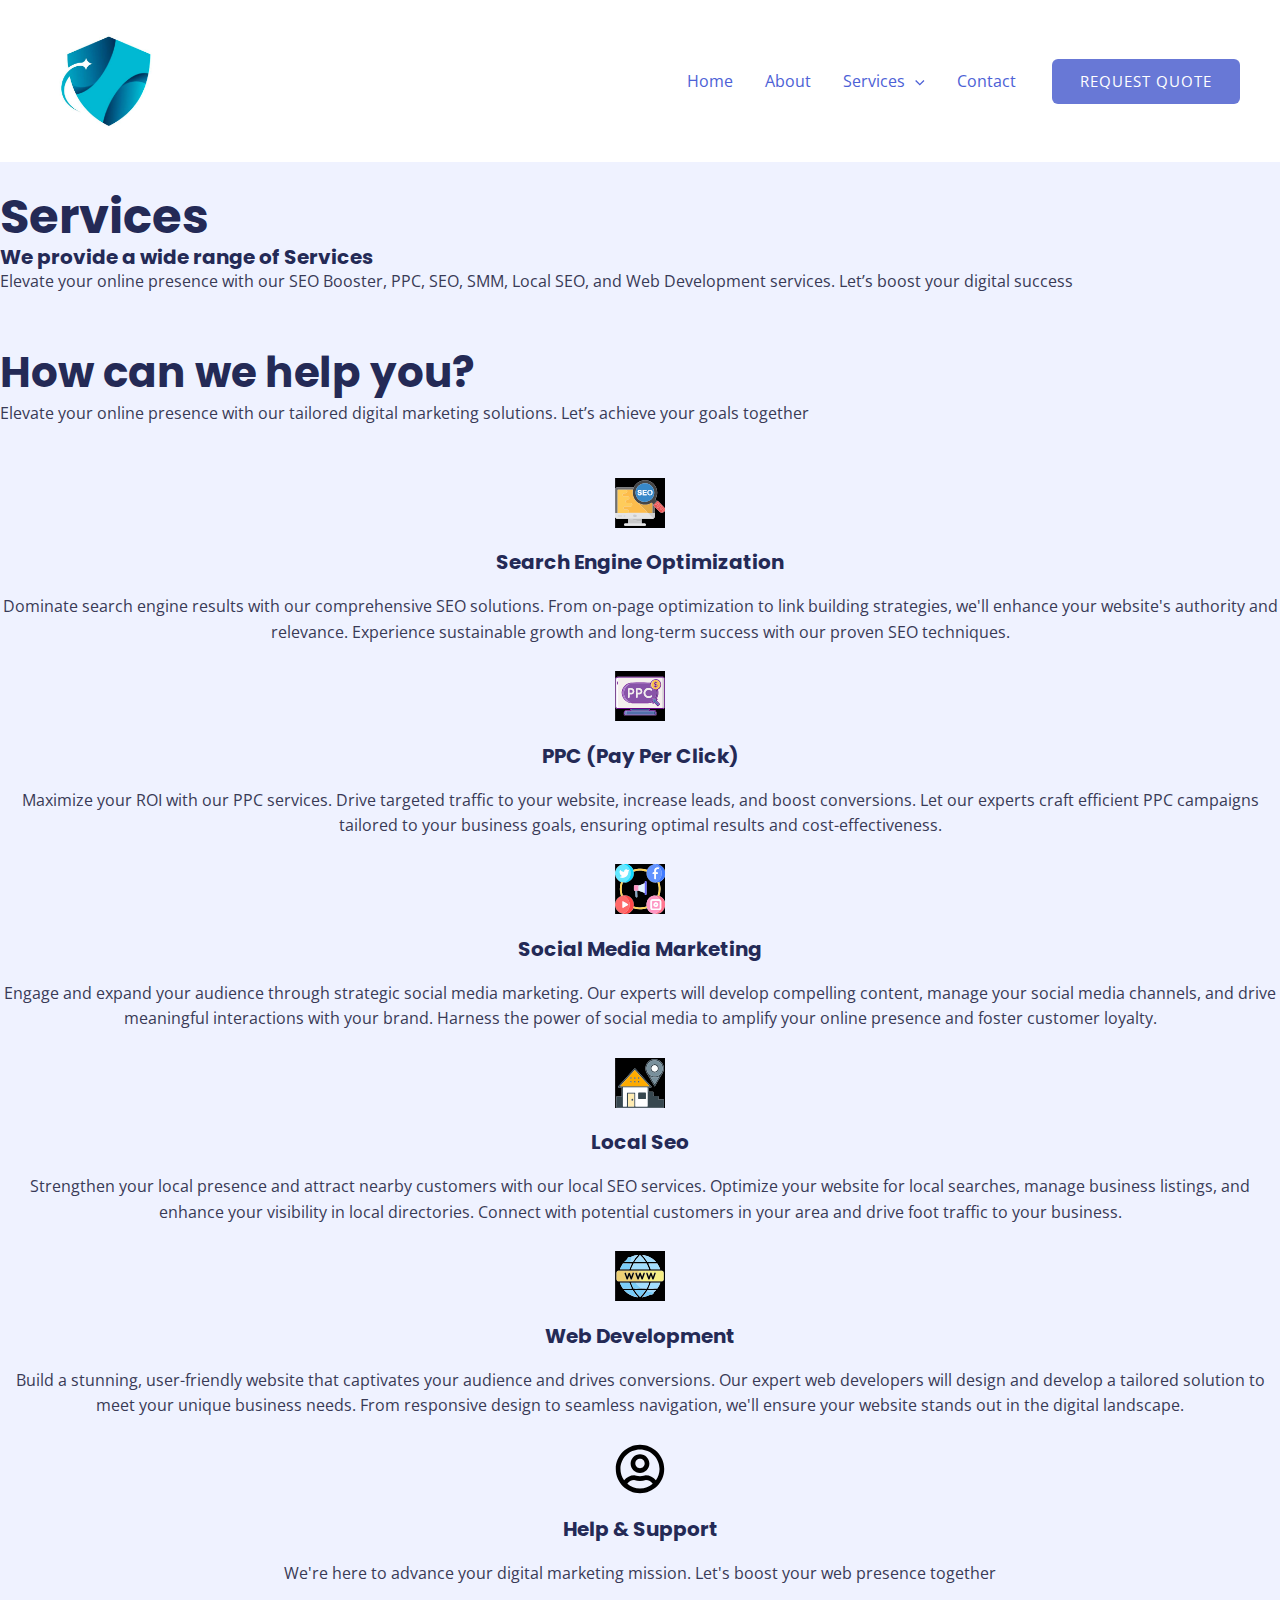
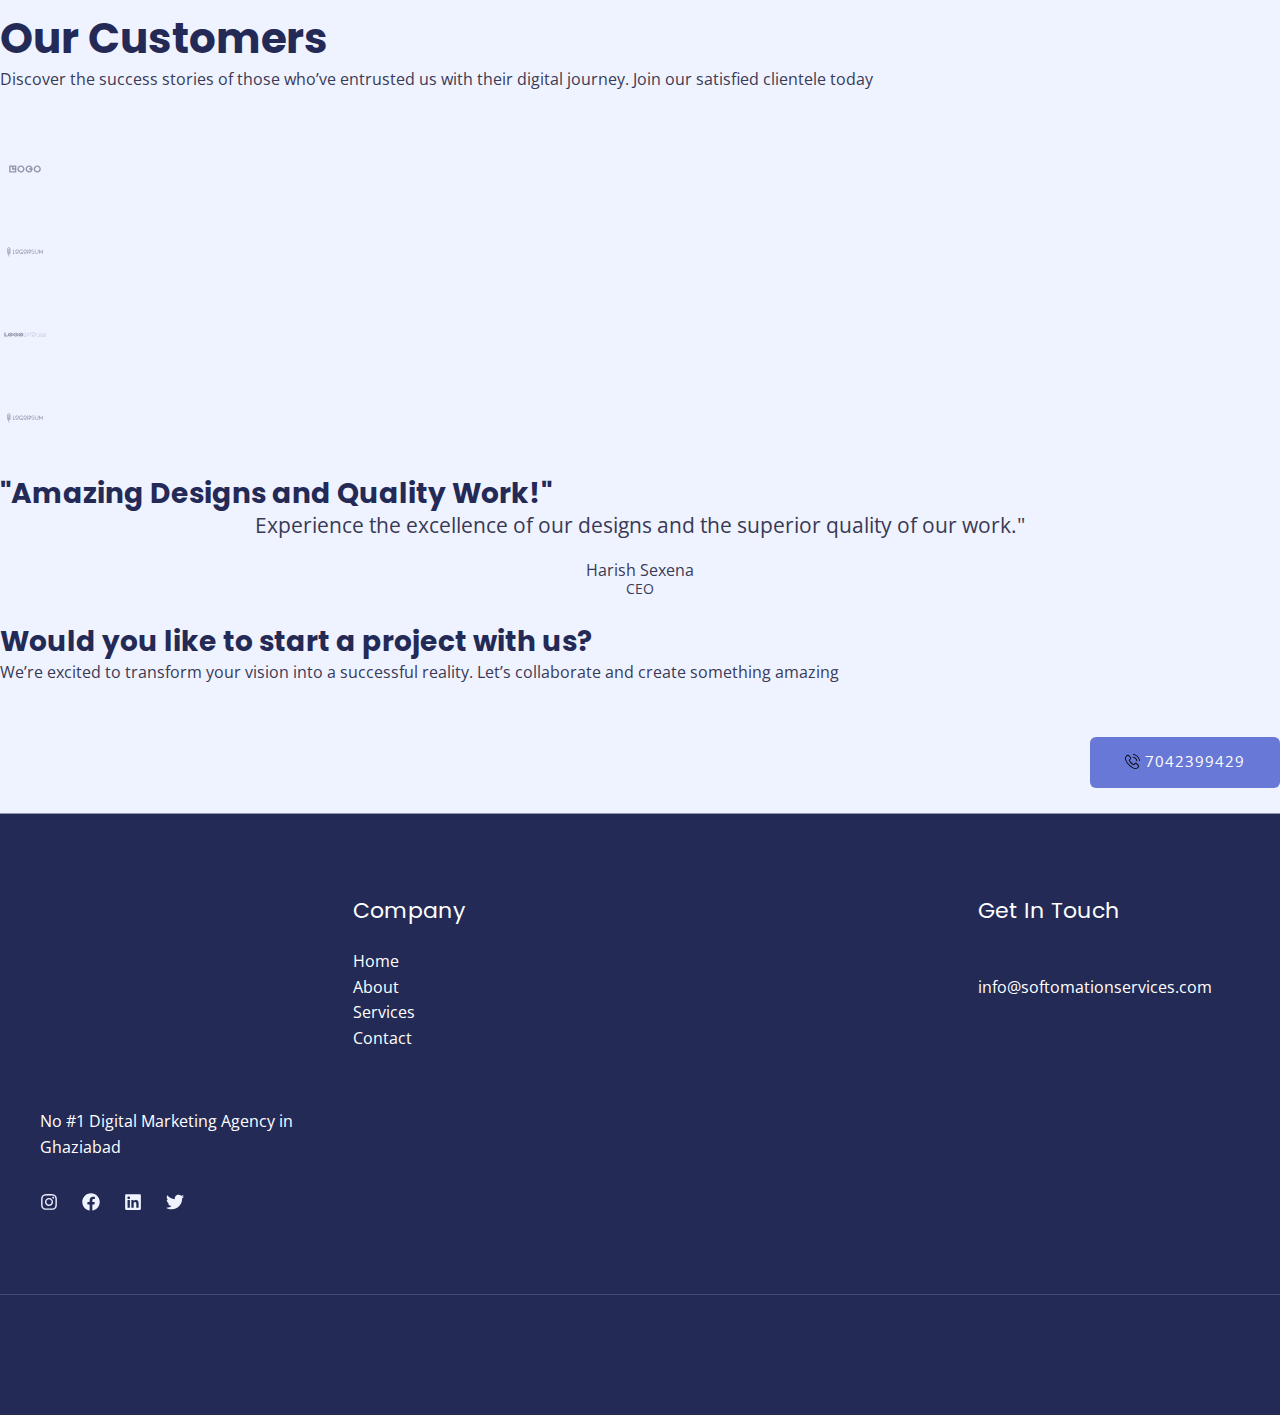
<file: services/index.html>
<!DOCTYPE html>
<html lang="en-US">
<head>
<meta charset="UTF-8">
<meta name="viewport" content="width=device-width, initial-scale=1">
	<link rel="profile" href="https://gmpg.org/xfn/11"> 
	<meta name='robots' content='index, follow, max-image-preview:large, max-snippet:-1, max-video-preview:-1' />

	<!-- This site is optimized with the Yoast SEO plugin v23.8 - https://yoast.com/wordpress/plugins/seo/ -->
	<title>Comprehensive Digital Marketing Solutions | Xebbit</title>
	<meta name="description" content="Discover our comprehensive digital services including SEO Booster, PPC, SEO, SMM, Local SEO, and Web Development. Elevate your brand today" />
	<link rel="canonical" href="index.html" />
	<meta property="og:locale" content="en_US" />
	<meta property="og:type" content="article" />
	<meta property="og:title" content="Comprehensive Digital Marketing Solutions | Xebbit" />
	<meta property="og:description" content="Discover our comprehensive digital services including SEO Booster, PPC, SEO, SMM, Local SEO, and Web Development. Elevate your brand today" />
	<meta property="og:url" content="https://xebbitsolutions.com/services/" />
	<meta property="article:modified_time" content="2024-03-20T05:05:03+00:00" />
	<meta name="twitter:card" content="summary_large_image" />
	<meta name="twitter:label1" content="Est. reading time" />
	<meta name="twitter:data1" content="1 minute" />
	<script type="application/ld+json" class="yoast-schema-graph">{"@context":"https://schema.org","@graph":[{"@type":"WebPage","@id":"https://xebbitsolutions.com/services/","url":"https://xebbitsolutions.com/services/","name":"Comprehensive Digital Marketing Solutions | Xebbit","isPartOf":{"@id":"https://xebbitsolutions.com/#website"},"datePublished":"2017-06-19T07:07:39+00:00","dateModified":"2024-03-20T05:05:03+00:00","description":"Discover our comprehensive digital services including SEO Booster, PPC, SEO, SMM, Local SEO, and Web Development. Elevate your brand today","breadcrumb":{"@id":"https://xebbitsolutions.com/services/#breadcrumb"},"inLanguage":"en-US","potentialAction":[{"@type":"ReadAction","target":["https://xebbitsolutions.com/services/"]}]},{"@type":"BreadcrumbList","@id":"https://xebbitsolutions.com/services/#breadcrumb","itemListElement":[{"@type":"ListItem","position":1,"name":"Home","item":"https://xebbitsolutions.com/"},{"@type":"ListItem","position":2,"name":"Services"}]},{"@type":"WebSite","@id":"https://xebbitsolutions.com/#website","url":"https://xebbitsolutions.com/","name":"","description":"","potentialAction":[{"@type":"SearchAction","target":{"@type":"EntryPoint","urlTemplate":"https://xebbitsolutions.com/?s={search_term_string}"},"query-input":{"@type":"PropertyValueSpecification","valueRequired":true,"valueName":"search_term_string"}}],"inLanguage":"en-US"}]}</script>
	<!-- / Yoast SEO plugin. -->


<link rel='dns-prefetch' href='https://patterns.hiive.cloud' />
<link rel='dns-prefetch' href='https://fonts.googleapis.com' />
<link rel="alternate" type="application/rss+xml" title=" &raquo; Feed" href="../feed/index.rss" />
<link rel="alternate" type="application/rss+xml" title=" &raquo; Comments Feed" href="../comments/feed/index.rss" />
<script>
window._wpemojiSettings = {"baseUrl":"https:\/\/s.w.org\/images\/core\/emoji\/15.0.3\/72x72\/","ext":".png","svgUrl":"https:\/\/s.w.org\/images\/core\/emoji\/15.0.3\/svg\/","svgExt":".svg","source":{"concatemoji":"https:\/\/xebbitsolutions.com\/wp-includes\/js\/wp-emoji-release.min.js?ver=6.7"}};
/*! This file is auto-generated */
!function(i,n){var o,s,e;function c(e){try{var t={supportTests:e,timestamp:(new Date).valueOf()};sessionStorage.setItem(o,JSON.stringify(t))}catch(e){}}function p(e,t,n){e.clearRect(0,0,e.canvas.width,e.canvas.height),e.fillText(t,0,0);var t=new Uint32Array(e.getImageData(0,0,e.canvas.width,e.canvas.height).data),r=(e.clearRect(0,0,e.canvas.width,e.canvas.height),e.fillText(n,0,0),new Uint32Array(e.getImageData(0,0,e.canvas.width,e.canvas.height).data));return t.every(function(e,t){return e===r[t]})}function u(e,t,n){switch(t){case"flag":return n(e,"\ud83c\udff3\ufe0f\u200d\u26a7\ufe0f","\ud83c\udff3\ufe0f\u200b\u26a7\ufe0f")?!1:!n(e,"\ud83c\uddfa\ud83c\uddf3","\ud83c\uddfa\u200b\ud83c\uddf3")&&!n(e,"\ud83c\udff4\udb40\udc67\udb40\udc62\udb40\udc65\udb40\udc6e\udb40\udc67\udb40\udc7f","\ud83c\udff4\u200b\udb40\udc67\u200b\udb40\udc62\u200b\udb40\udc65\u200b\udb40\udc6e\u200b\udb40\udc67\u200b\udb40\udc7f");case"emoji":return!n(e,"\ud83d\udc26\u200d\u2b1b","\ud83d\udc26\u200b\u2b1b")}return!1}function f(e,t,n){var r="undefined"!=typeof WorkerGlobalScope&&self instanceof WorkerGlobalScope?new OffscreenCanvas(300,150):i.createElement("canvas"),a=r.getContext("2d",{willReadFrequently:!0}),o=(a.textBaseline="top",a.font="600 32px Arial",{});return e.forEach(function(e){o[e]=t(a,e,n)}),o}function t(e){var t=i.createElement("script");t.src=e,t.defer=!0,i.head.appendChild(t)}"undefined"!=typeof Promise&&(o="wpEmojiSettingsSupports",s=["flag","emoji"],n.supports={everything:!0,everythingExceptFlag:!0},e=new Promise(function(e){i.addEventListener("DOMContentLoaded",e,{once:!0})}),new Promise(function(t){var n=function(){try{var e=JSON.parse(sessionStorage.getItem(o));if("object"==typeof e&&"number"==typeof e.timestamp&&(new Date).valueOf()<e.timestamp+604800&&"object"==typeof e.supportTests)return e.supportTests}catch(e){}return null}();if(!n){if("undefined"!=typeof Worker&&"undefined"!=typeof OffscreenCanvas&&"undefined"!=typeof URL&&URL.createObjectURL&&"undefined"!=typeof Blob)try{var e="postMessage("+f.toString()+"("+[JSON.stringify(s),u.toString(),p.toString()].join(",")+"));",r=new Blob([e],{type:"text/javascript"}),a=new Worker(URL.createObjectURL(r),{name:"wpTestEmojiSupports"});return void(a.onmessage=function(e){c(n=e.data),a.terminate(),t(n)})}catch(e){}c(n=f(s,u,p))}t(n)}).then(function(e){for(var t in e)n.supports[t]=e[t],n.supports.everything=n.supports.everything&&n.supports[t],"flag"!==t&&(n.supports.everythingExceptFlag=n.supports.everythingExceptFlag&&n.supports[t]);n.supports.everythingExceptFlag=n.supports.everythingExceptFlag&&!n.supports.flag,n.DOMReady=!1,n.readyCallback=function(){n.DOMReady=!0}}).then(function(){return e}).then(function(){var e;n.supports.everything||(n.readyCallback(),(e=n.source||{}).concatemoji?t(e.concatemoji):e.wpemoji&&e.twemoji&&(t(e.twemoji),t(e.wpemoji)))}))}((window,document),window._wpemojiSettings);
</script>
<link rel='stylesheet' id='astra-theme-css-css' href='../wp-content/themes/astra/assets/css/minified/main.min%EF%B9%96ver=4.8.5.css' media='all' />
<style id='astra-theme-css-inline-css'>:root{--ast-post-nav-space:0;--ast-container-default-xlg-padding:6.67em;--ast-container-default-lg-padding:5.67em;--ast-container-default-slg-padding:4.34em;--ast-container-default-md-padding:3.34em;--ast-container-default-sm-padding:6.67em;--ast-container-default-xs-padding:2.4em;--ast-container-default-xxs-padding:1.4em;--ast-code-block-background:#EEEEEE;--ast-comment-inputs-background:#FAFAFA;--ast-normal-container-width:1200px;--ast-narrow-container-width:750px;--ast-blog-title-font-weight:normal;--ast-blog-meta-weight:inherit;}html{font-size:100%;}a,.page-title{color:var(--ast-global-color-1);}a:hover,a:focus{color:var(--ast-global-color-1);}body,button,input,select,textarea,.ast-button,.ast-custom-button{font-family:'Open Sans',sans-serif;font-weight:400;font-size:16px;font-size:1rem;line-height:var(--ast-body-line-height,1.6em);}blockquote{color:var(--ast-global-color-3);}h1,.entry-content h1,.entry-content h1 a,h2,.entry-content h2,.entry-content h2 a,h3,.entry-content h3,.entry-content h3 a,h4,.entry-content h4,.entry-content h4 a,h5,.entry-content h5,.entry-content h5 a,h6,.entry-content h6,.entry-content h6 a,.site-title,.site-title a{font-family:'Poppins',sans-serif;font-weight:700;}.site-title{font-size:35px;font-size:2.1875rem;display:none;}header .custom-logo-link img{max-width:138px;width:138px;}.astra-logo-svg{width:138px;}.site-header .site-description{font-size:15px;font-size:0.9375rem;display:none;}.entry-title{font-size:30px;font-size:1.875rem;}.archive .ast-article-post .ast-article-inner,.blog .ast-article-post .ast-article-inner,.archive .ast-article-post .ast-article-inner:hover,.blog .ast-article-post .ast-article-inner:hover{overflow:hidden;}h1,.entry-content h1,.entry-content h1 a{font-size:48px;font-size:3rem;font-weight:700;font-family:'Poppins',sans-serif;line-height:1.2em;}h2,.entry-content h2,.entry-content h2 a{font-size:42px;font-size:2.625rem;font-family:'Poppins',sans-serif;line-height:1.3em;}h3,.entry-content h3,.entry-content h3 a{font-size:28px;font-size:1.75rem;font-family:'Poppins',sans-serif;line-height:1.3em;}h4,.entry-content h4,.entry-content h4 a{font-size:20px;font-size:1.25rem;line-height:1.2em;font-family:'Poppins',sans-serif;}h5,.entry-content h5,.entry-content h5 a{font-size:18px;font-size:1.125rem;line-height:1.2em;font-family:'Poppins',sans-serif;}h6,.entry-content h6,.entry-content h6 a{font-size:15px;font-size:0.9375rem;line-height:1.25em;font-family:'Poppins',sans-serif;}::selection{background-color:var(--ast-global-color-0);color:#ffffff;}body,h1,.entry-title a,.entry-content h1,.entry-content h1 a,h2,.entry-content h2,.entry-content h2 a,h3,.entry-content h3,.entry-content h3 a,h4,.entry-content h4,.entry-content h4 a,h5,.entry-content h5,.entry-content h5 a,h6,.entry-content h6,.entry-content h6 a{color:var(--ast-global-color-3);}.tagcloud a:hover,.tagcloud a:focus,.tagcloud a.current-item{color:#ffffff;border-color:var(--ast-global-color-1);background-color:var(--ast-global-color-1);}input:focus,input[type="text"]:focus,input[type="email"]:focus,input[type="url"]:focus,input[type="password"]:focus,input[type="reset"]:focus,input[type="search"]:focus,textarea:focus{border-color:var(--ast-global-color-1);}input[type="radio"]:checked,input[type=reset],input[type="checkbox"]:checked,input[type="checkbox"]:hover:checked,input[type="checkbox"]:focus:checked,input[type=range]::-webkit-slider-thumb{border-color:var(--ast-global-color-1);background-color:var(--ast-global-color-1);box-shadow:none;}.site-footer a:hover + .post-count,.site-footer a:focus + .post-count{background:var(--ast-global-color-1);border-color:var(--ast-global-color-1);}.single .nav-links .nav-previous,.single .nav-links .nav-next{color:var(--ast-global-color-1);}.entry-meta,.entry-meta *{line-height:1.45;color:var(--ast-global-color-1);}.entry-meta a:not(.ast-button):hover,.entry-meta a:not(.ast-button):hover *,.entry-meta a:not(.ast-button):focus,.entry-meta a:not(.ast-button):focus *,.page-links > .page-link,.page-links .page-link:hover,.post-navigation a:hover{color:var(--ast-global-color-1);}#cat option,.secondary .calendar_wrap thead a,.secondary .calendar_wrap thead a:visited{color:var(--ast-global-color-1);}.secondary .calendar_wrap #today,.ast-progress-val span{background:var(--ast-global-color-1);}.secondary a:hover + .post-count,.secondary a:focus + .post-count{background:var(--ast-global-color-1);border-color:var(--ast-global-color-1);}.calendar_wrap #today > a{color:#ffffff;}.page-links .page-link,.single .post-navigation a{color:var(--ast-global-color-1);}.ast-search-menu-icon .search-form button.search-submit{padding:0 4px;}.ast-search-menu-icon form.search-form{padding-right:0;}.ast-search-menu-icon.slide-search input.search-field{width:0;}.ast-header-search .ast-search-menu-icon.ast-dropdown-active .search-form,.ast-header-search .ast-search-menu-icon.ast-dropdown-active .search-field:focus{transition:all 0.2s;}.search-form input.search-field:focus{outline:none;}.wp-block-latest-posts > li > a{color:var(--ast-global-color-2);}.widget-title,.widget .wp-block-heading{font-size:22px;font-size:1.375rem;color:var(--ast-global-color-3);}.ast-search-menu-icon.slide-search a:focus-visible:focus-visible,.astra-search-icon:focus-visible,#close:focus-visible,a:focus-visible,.ast-menu-toggle:focus-visible,.site .skip-link:focus-visible,.wp-block-loginout input:focus-visible,.wp-block-search.wp-block-search__button-inside .wp-block-search__inside-wrapper,.ast-header-navigation-arrow:focus-visible,.woocommerce .wc-proceed-to-checkout > .checkout-button:focus-visible,.woocommerce .woocommerce-MyAccount-navigation ul li a:focus-visible,.ast-orders-table__row .ast-orders-table__cell:focus-visible,.woocommerce .woocommerce-order-details .order-again > .button:focus-visible,.woocommerce .woocommerce-message a.button.wc-forward:focus-visible,.woocommerce #minus_qty:focus-visible,.woocommerce #plus_qty:focus-visible,a#ast-apply-coupon:focus-visible,.woocommerce .woocommerce-info a:focus-visible,.woocommerce .astra-shop-summary-wrap a:focus-visible,.woocommerce a.wc-forward:focus-visible,#ast-apply-coupon:focus-visible,.woocommerce-js .woocommerce-mini-cart-item a.remove:focus-visible,#close:focus-visible,.button.search-submit:focus-visible,#search_submit:focus,.normal-search:focus-visible,.ast-header-account-wrap:focus-visible,.woocommerce .ast-on-card-button.ast-quick-view-trigger:focus{outline-style:dotted;outline-color:inherit;outline-width:thin;}input:focus,input[type="text"]:focus,input[type="email"]:focus,input[type="url"]:focus,input[type="password"]:focus,input[type="reset"]:focus,input[type="search"]:focus,input[type="number"]:focus,textarea:focus,.wp-block-search__input:focus,[data-section="section-header-mobile-trigger"] .ast-button-wrap .ast-mobile-menu-trigger-minimal:focus,.ast-mobile-popup-drawer.active .menu-toggle-close:focus,.woocommerce-ordering select.orderby:focus,#ast-scroll-top:focus,#coupon_code:focus,.woocommerce-page #comment:focus,.woocommerce #reviews #respond input#submit:focus,.woocommerce a.add_to_cart_button:focus,.woocommerce .button.single_add_to_cart_button:focus,.woocommerce .woocommerce-cart-form button:focus,.woocommerce .woocommerce-cart-form__cart-item .quantity .qty:focus,.woocommerce .woocommerce-billing-fields .woocommerce-billing-fields__field-wrapper .woocommerce-input-wrapper > .input-text:focus,.woocommerce #order_comments:focus,.woocommerce #place_order:focus,.woocommerce .woocommerce-address-fields .woocommerce-address-fields__field-wrapper .woocommerce-input-wrapper > .input-text:focus,.woocommerce .woocommerce-MyAccount-content form button:focus,.woocommerce .woocommerce-MyAccount-content .woocommerce-EditAccountForm .woocommerce-form-row .woocommerce-Input.input-text:focus,.woocommerce .ast-woocommerce-container .woocommerce-pagination ul.page-numbers li a:focus,body #content .woocommerce form .form-row .select2-container--default .select2-selection--single:focus,#ast-coupon-code:focus,.woocommerce.woocommerce-js .quantity input[type=number]:focus,.woocommerce-js .woocommerce-mini-cart-item .quantity input[type=number]:focus,.woocommerce p#ast-coupon-trigger:focus{border-style:dotted;border-color:inherit;border-width:thin;}input{outline:none;}.ast-logo-title-inline .site-logo-img{padding-right:1em;}.site-logo-img img{ transition:all 0.2s linear;}body .ast-oembed-container *{position:absolute;top:0;width:100%;height:100%;left:0;}body .wp-block-embed-pocket-casts .ast-oembed-container *{position:unset;}.ast-single-post-featured-section + article {margin-top: 2em;}.site-content .ast-single-post-featured-section img {width: 100%;overflow: hidden;object-fit: cover;}.site > .ast-single-related-posts-container {margin-top: 0;}@media (min-width: 769px) {.ast-desktop .ast-container--narrow {max-width: var(--ast-narrow-container-width);margin: 0 auto;}}.ast-page-builder-template .hentry {margin: 0;}.ast-page-builder-template .site-content > .ast-container {max-width: 100%;padding: 0;}.ast-page-builder-template .site .site-content #primary {padding: 0;margin: 0;}.ast-page-builder-template .no-results {text-align: center;margin: 4em auto;}.ast-page-builder-template .ast-pagination {padding: 2em;}.ast-page-builder-template .entry-header.ast-no-title.ast-no-thumbnail {margin-top: 0;}.ast-page-builder-template .entry-header.ast-header-without-markup {margin-top: 0;margin-bottom: 0;}.ast-page-builder-template .entry-header.ast-no-title.ast-no-meta {margin-bottom: 0;}.ast-page-builder-template.single .post-navigation {padding-bottom: 2em;}.ast-page-builder-template.single-post .site-content > .ast-container {max-width: 100%;}.ast-page-builder-template .entry-header {margin-top: 4em;margin-left: auto;margin-right: auto;padding-left: 20px;padding-right: 20px;}.single.ast-page-builder-template .entry-header {padding-left: 20px;padding-right: 20px;}.ast-page-builder-template .ast-archive-description {margin: 4em auto 0;padding-left: 20px;padding-right: 20px;}.ast-page-builder-template.ast-no-sidebar .entry-content .alignwide {margin-left: 0;margin-right: 0;}@media (max-width:768.9px){#ast-desktop-header{display:none;}}@media (min-width:769px){#ast-mobile-header{display:none;}}.wp-block-buttons.aligncenter{justify-content:center;}.wp-block-buttons .wp-block-button.is-style-outline .wp-block-button__link.wp-element-button,.ast-outline-button,.wp-block-uagb-buttons-child .uagb-buttons-repeater.ast-outline-button{border-top-width:2px;border-right-width:2px;border-bottom-width:2px;border-left-width:2px;font-family:inherit;font-weight:400;font-size:15px;font-size:0.9375rem;line-height:1em;border-top-left-radius:6px;border-top-right-radius:6px;border-bottom-right-radius:6px;border-bottom-left-radius:6px;}.wp-block-button .wp-block-button__link.wp-element-button.is-style-outline:not(.has-background),.wp-block-button.is-style-outline>.wp-block-button__link.wp-element-button:not(.has-background),.ast-outline-button{background-color:transparent;}.entry-content[data-ast-blocks-layout] > figure{margin-bottom:1em;}@media (max-width:768px){.ast-separate-container #primary,.ast-separate-container #secondary{padding:1.5em 0;}#primary,#secondary{padding:1.5em 0;margin:0;}.ast-left-sidebar #content > .ast-container{display:flex;flex-direction:column-reverse;width:100%;}.ast-separate-container .ast-article-post,.ast-separate-container .ast-article-single{padding:1.5em 2.14em;}.ast-author-box img.avatar{margin:20px 0 0 0;}}@media (min-width:769px){.ast-separate-container.ast-right-sidebar #primary,.ast-separate-container.ast-left-sidebar #primary{border:0;}.search-no-results.ast-separate-container #primary{margin-bottom:4em;}}.elementor-button-wrapper .elementor-button{border-style:solid;text-decoration:none;border-top-width:0px;border-right-width:0px;border-left-width:0px;border-bottom-width:0px;}body .elementor-button.elementor-size-sm,body .elementor-button.elementor-size-xs,body .elementor-button.elementor-size-md,body .elementor-button.elementor-size-lg,body .elementor-button.elementor-size-xl,body .elementor-button{border-top-left-radius:6px;border-top-right-radius:6px;border-bottom-right-radius:6px;border-bottom-left-radius:6px;padding-top:17px;padding-right:35px;padding-bottom:17px;padding-left:35px;}.elementor-button-wrapper .elementor-button{border-color:var(--ast-global-color-0);background-color:var(--ast-global-color-0);}.elementor-button-wrapper .elementor-button:hover,.elementor-button-wrapper .elementor-button:focus{color:#ffffff;background-color:var(--ast-global-color-1);border-color:var(--ast-global-color-1);}.wp-block-button .wp-block-button__link ,.elementor-button-wrapper .elementor-button,.elementor-button-wrapper .elementor-button:visited{color:#ffffff;}.elementor-button-wrapper .elementor-button{font-weight:400;font-size:15px;font-size:0.9375rem;line-height:1em;text-transform:uppercase;letter-spacing:1px;}body .elementor-button.elementor-size-sm,body .elementor-button.elementor-size-xs,body .elementor-button.elementor-size-md,body .elementor-button.elementor-size-lg,body .elementor-button.elementor-size-xl,body .elementor-button{font-size:15px;font-size:0.9375rem;}.wp-block-button .wp-block-button__link:hover,.wp-block-button .wp-block-button__link:focus{color:#ffffff;background-color:var(--ast-global-color-1);border-color:var(--ast-global-color-1);}.elementor-widget-heading h1.elementor-heading-title{line-height:1.2em;}.elementor-widget-heading h2.elementor-heading-title{line-height:1.3em;}.elementor-widget-heading h3.elementor-heading-title{line-height:1.3em;}.elementor-widget-heading h4.elementor-heading-title{line-height:1.2em;}.elementor-widget-heading h5.elementor-heading-title{line-height:1.2em;}.elementor-widget-heading h6.elementor-heading-title{line-height:1.25em;}.wp-block-button .wp-block-button__link,.wp-block-search .wp-block-search__button,body .wp-block-file .wp-block-file__button{border-style:solid;border-top-width:0px;border-right-width:0px;border-left-width:0px;border-bottom-width:0px;border-color:var(--ast-global-color-0);background-color:var(--ast-global-color-0);color:#ffffff;font-family:inherit;font-weight:400;line-height:1em;text-transform:uppercase;letter-spacing:1px;font-size:15px;font-size:0.9375rem;border-top-left-radius:6px;border-top-right-radius:6px;border-bottom-right-radius:6px;border-bottom-left-radius:6px;padding-top:17px;padding-right:35px;padding-bottom:17px;padding-left:35px;}.menu-toggle,button,.ast-button,.ast-custom-button,.button,input#submit,input[type="button"],input[type="submit"],input[type="reset"],form[CLASS*="wp-block-search__"].wp-block-search .wp-block-search__inside-wrapper .wp-block-search__button,body .wp-block-file .wp-block-file__button,.woocommerce-js a.button,.woocommerce button.button,.woocommerce .woocommerce-message a.button,.woocommerce #respond input#submit.alt,.woocommerce input.button.alt,.woocommerce input.button,.woocommerce input.button:disabled,.woocommerce input.button:disabled[disabled],.woocommerce input.button:disabled:hover,.woocommerce input.button:disabled[disabled]:hover,.woocommerce #respond input#submit,.woocommerce button.button.alt.disabled,.wc-block-grid__products .wc-block-grid__product .wp-block-button__link,.wc-block-grid__product-onsale,[CLASS*="wc-block"] button,.woocommerce-js .astra-cart-drawer .astra-cart-drawer-content .woocommerce-mini-cart__buttons .button:not(.checkout):not(.ast-continue-shopping),.woocommerce-js .astra-cart-drawer .astra-cart-drawer-content .woocommerce-mini-cart__buttons a.checkout,.woocommerce button.button.alt.disabled.wc-variation-selection-needed,[CLASS*="wc-block"] .wc-block-components-button{border-style:solid;border-top-width:0px;border-right-width:0px;border-left-width:0px;border-bottom-width:0px;color:#ffffff;border-color:var(--ast-global-color-0);background-color:var(--ast-global-color-0);padding-top:17px;padding-right:35px;padding-bottom:17px;padding-left:35px;font-family:inherit;font-weight:400;font-size:15px;font-size:0.9375rem;line-height:1em;text-transform:uppercase;letter-spacing:1px;border-top-left-radius:6px;border-top-right-radius:6px;border-bottom-right-radius:6px;border-bottom-left-radius:6px;}button:focus,.menu-toggle:hover,button:hover,.ast-button:hover,.ast-custom-button:hover .button:hover,.ast-custom-button:hover ,input[type=reset]:hover,input[type=reset]:focus,input#submit:hover,input#submit:focus,input[type="button"]:hover,input[type="button"]:focus,input[type="submit"]:hover,input[type="submit"]:focus,form[CLASS*="wp-block-search__"].wp-block-search .wp-block-search__inside-wrapper .wp-block-search__button:hover,form[CLASS*="wp-block-search__"].wp-block-search .wp-block-search__inside-wrapper .wp-block-search__button:focus,body .wp-block-file .wp-block-file__button:hover,body .wp-block-file .wp-block-file__button:focus,.woocommerce-js a.button:hover,.woocommerce button.button:hover,.woocommerce .woocommerce-message a.button:hover,.woocommerce #respond input#submit:hover,.woocommerce #respond input#submit.alt:hover,.woocommerce input.button.alt:hover,.woocommerce input.button:hover,.woocommerce button.button.alt.disabled:hover,.wc-block-grid__products .wc-block-grid__product .wp-block-button__link:hover,[CLASS*="wc-block"] button:hover,.woocommerce-js .astra-cart-drawer .astra-cart-drawer-content .woocommerce-mini-cart__buttons .button:not(.checkout):not(.ast-continue-shopping):hover,.woocommerce-js .astra-cart-drawer .astra-cart-drawer-content .woocommerce-mini-cart__buttons a.checkout:hover,.woocommerce button.button.alt.disabled.wc-variation-selection-needed:hover,[CLASS*="wc-block"] .wc-block-components-button:hover,[CLASS*="wc-block"] .wc-block-components-button:focus{color:#ffffff;background-color:var(--ast-global-color-1);border-color:var(--ast-global-color-1);}@media (max-width:768px){.ast-mobile-header-stack .main-header-bar .ast-search-menu-icon{display:inline-block;}.ast-header-break-point.ast-header-custom-item-outside .ast-mobile-header-stack .main-header-bar .ast-search-icon{margin:0;}.ast-comment-avatar-wrap img{max-width:2.5em;}.ast-comment-meta{padding:0 1.8888em 1.3333em;}.ast-separate-container .ast-comment-list li.depth-1{padding:1.5em 2.14em;}.ast-separate-container .comment-respond{padding:2em 2.14em;}}@media (min-width:544px){.ast-container{max-width:100%;}}@media (max-width:544px){.ast-separate-container .ast-article-post,.ast-separate-container .ast-article-single,.ast-separate-container .comments-title,.ast-separate-container .ast-archive-description{padding:1.5em 1em;}.ast-separate-container #content .ast-container{padding-left:0.54em;padding-right:0.54em;}.ast-separate-container .ast-comment-list .bypostauthor{padding:.5em;}.ast-search-menu-icon.ast-dropdown-active .search-field{width:170px;}} #ast-mobile-header .ast-site-header-cart-li a{pointer-events:none;}body,.ast-separate-container{background-color:var(--ast-global-color-4);background-image:none;}@media (max-width:768px){.site-title{display:none;}.site-header .site-description{display:none;}h1,.entry-content h1,.entry-content h1 a{font-size:40px;}h2,.entry-content h2,.entry-content h2 a{font-size:35px;}h3,.entry-content h3,.entry-content h3 a{font-size:24px;}.astra-logo-svg{width:140px;}header .custom-logo-link img,.ast-header-break-point .site-logo-img .custom-mobile-logo-link img{max-width:140px;width:140px;}}@media (max-width:544px){.site-title{display:none;}.site-header .site-description{display:none;}h1,.entry-content h1,.entry-content h1 a{font-size:28px;}h2,.entry-content h2,.entry-content h2 a{font-size:24px;}h3,.entry-content h3,.entry-content h3 a{font-size:20px;}h4,.entry-content h4,.entry-content h4 a{font-size:18px;font-size:1.125rem;}h5,.entry-content h5,.entry-content h5 a{font-size:17px;font-size:1.0625rem;}h6,.entry-content h6,.entry-content h6 a{font-size:15px;font-size:0.9375rem;}header .custom-logo-link img,.ast-header-break-point .site-branding img,.ast-header-break-point .custom-logo-link img{max-width:120px;width:120px;}.astra-logo-svg{width:120px;}.ast-header-break-point .site-logo-img .custom-mobile-logo-link img{max-width:120px;}}@media (max-width:768px){html{font-size:91.2%;}}@media (max-width:544px){html{font-size:91.2%;}}@media (min-width:769px){.ast-container{max-width:1240px;}}@media (min-width:769px){.site-content .ast-container{display:flex;}}@media (max-width:768px){.site-content .ast-container{flex-direction:column;}}@media (min-width:769px){.main-header-menu .sub-menu .menu-item.ast-left-align-sub-menu:hover > .sub-menu,.main-header-menu .sub-menu .menu-item.ast-left-align-sub-menu.focus > .sub-menu{margin-left:-2px;}}.ast-theme-transparent-header [data-section="section-header-mobile-trigger"] .ast-button-wrap .ast-mobile-menu-trigger-fill,.ast-theme-transparent-header [data-section="section-header-mobile-trigger"] .ast-button-wrap .ast-mobile-menu-trigger-minimal{border:none;}.site .comments-area{padding-bottom:3em;}.wp-block-file {display: flex;align-items: center;flex-wrap: wrap;justify-content: space-between;}.wp-block-pullquote {border: none;}.wp-block-pullquote blockquote::before {content: "\201D";font-family: "Helvetica",sans-serif;display: flex;transform: rotate( 180deg );font-size: 6rem;font-style: normal;line-height: 1;font-weight: bold;align-items: center;justify-content: center;}.has-text-align-right > blockquote::before {justify-content: flex-start;}.has-text-align-left > blockquote::before {justify-content: flex-end;}figure.wp-block-pullquote.is-style-solid-color blockquote {max-width: 100%;text-align: inherit;}:root {--wp--custom--ast-default-block-top-padding: 3em;--wp--custom--ast-default-block-right-padding: 3em;--wp--custom--ast-default-block-bottom-padding: 3em;--wp--custom--ast-default-block-left-padding: 3em;--wp--custom--ast-container-width: 1200px;--wp--custom--ast-content-width-size: 1200px;--wp--custom--ast-wide-width-size: calc(1200px + var(--wp--custom--ast-default-block-left-padding) + var(--wp--custom--ast-default-block-right-padding));}.ast-narrow-container {--wp--custom--ast-content-width-size: 750px;--wp--custom--ast-wide-width-size: 750px;}@media(max-width: 768px) {:root {--wp--custom--ast-default-block-top-padding: 3em;--wp--custom--ast-default-block-right-padding: 2em;--wp--custom--ast-default-block-bottom-padding: 3em;--wp--custom--ast-default-block-left-padding: 2em;}}@media(max-width: 544px) {:root {--wp--custom--ast-default-block-top-padding: 3em;--wp--custom--ast-default-block-right-padding: 1.5em;--wp--custom--ast-default-block-bottom-padding: 3em;--wp--custom--ast-default-block-left-padding: 1.5em;}}.entry-content > .wp-block-group,.entry-content > .wp-block-cover,.entry-content > .wp-block-columns {padding-top: var(--wp--custom--ast-default-block-top-padding);padding-right: var(--wp--custom--ast-default-block-right-padding);padding-bottom: var(--wp--custom--ast-default-block-bottom-padding);padding-left: var(--wp--custom--ast-default-block-left-padding);}.ast-plain-container.ast-no-sidebar .entry-content > .alignfull,.ast-page-builder-template .ast-no-sidebar .entry-content > .alignfull {margin-left: calc( -50vw + 50%);margin-right: calc( -50vw + 50%);max-width: 100vw;width: 100vw;}.ast-plain-container.ast-no-sidebar .entry-content .alignfull .alignfull,.ast-page-builder-template.ast-no-sidebar .entry-content .alignfull .alignfull,.ast-plain-container.ast-no-sidebar .entry-content .alignfull .alignwide,.ast-page-builder-template.ast-no-sidebar .entry-content .alignfull .alignwide,.ast-plain-container.ast-no-sidebar .entry-content .alignwide .alignfull,.ast-page-builder-template.ast-no-sidebar .entry-content .alignwide .alignfull,.ast-plain-container.ast-no-sidebar .entry-content .alignwide .alignwide,.ast-page-builder-template.ast-no-sidebar .entry-content .alignwide .alignwide,.ast-plain-container.ast-no-sidebar .entry-content .wp-block-column .alignfull,.ast-page-builder-template.ast-no-sidebar .entry-content .wp-block-column .alignfull,.ast-plain-container.ast-no-sidebar .entry-content .wp-block-column .alignwide,.ast-page-builder-template.ast-no-sidebar .entry-content .wp-block-column .alignwide {margin-left: auto;margin-right: auto;width: 100%;}[data-ast-blocks-layout] .wp-block-separator:not(.is-style-dots) {height: 0;}[data-ast-blocks-layout] .wp-block-separator {margin: 20px auto;}[data-ast-blocks-layout] .wp-block-separator:not(.is-style-wide):not(.is-style-dots) {max-width: 100px;}[data-ast-blocks-layout] .wp-block-separator.has-background {padding: 0;}.entry-content[data-ast-blocks-layout] > * {max-width: var(--wp--custom--ast-content-width-size);margin-left: auto;margin-right: auto;}.entry-content[data-ast-blocks-layout] > .alignwide {max-width: var(--wp--custom--ast-wide-width-size);}.entry-content[data-ast-blocks-layout] .alignfull {max-width: none;}.ast-full-width-layout .entry-content[data-ast-blocks-layout] .is-layout-constrained.wp-block-cover-is-layout-constrained > *,.ast-full-width-layout .entry-content[data-ast-blocks-layout] .is-layout-constrained.wp-block-group-is-layout-constrained > * {max-width: var(--wp--custom--ast-content-width-size);margin-left: auto;margin-right: auto;}.entry-content .wp-block-columns {margin-bottom: 0;}blockquote {margin: 1.5em;border-color: rgba(0,0,0,0.05);}.wp-block-quote:not(.has-text-align-right):not(.has-text-align-center) {border-left: 5px solid rgba(0,0,0,0.05);}.has-text-align-right > blockquote,blockquote.has-text-align-right {border-right: 5px solid rgba(0,0,0,0.05);}.has-text-align-left > blockquote,blockquote.has-text-align-left {border-left: 5px solid rgba(0,0,0,0.05);}.wp-block-site-tagline,.wp-block-latest-posts .read-more {margin-top: 15px;}.wp-block-loginout p label {display: block;}.wp-block-loginout p:not(.login-remember):not(.login-submit) input {width: 100%;}.wp-block-loginout input:focus {border-color: transparent;}.wp-block-loginout input:focus {outline: thin dotted;}.entry-content .wp-block-media-text .wp-block-media-text__content {padding: 0 0 0 8%;}.entry-content .wp-block-media-text.has-media-on-the-right .wp-block-media-text__content {padding: 0 8% 0 0;}.entry-content .wp-block-media-text.has-background .wp-block-media-text__content {padding: 8%;}.entry-content .wp-block-cover:not([class*="background-color"]) .wp-block-cover__inner-container,.entry-content .wp-block-cover:not([class*="background-color"]) .wp-block-cover-image-text,.entry-content .wp-block-cover:not([class*="background-color"]) .wp-block-cover-text,.entry-content .wp-block-cover-image:not([class*="background-color"]) .wp-block-cover__inner-container,.entry-content .wp-block-cover-image:not([class*="background-color"]) .wp-block-cover-image-text,.entry-content .wp-block-cover-image:not([class*="background-color"]) .wp-block-cover-text {color: var(--ast-global-color-5);}.wp-block-loginout .login-remember input {width: 1.1rem;height: 1.1rem;margin: 0 5px 4px 0;vertical-align: middle;}.wp-block-latest-posts > li > *:first-child,.wp-block-latest-posts:not(.is-grid) > li:first-child {margin-top: 0;}.entry-content > .wp-block-buttons,.entry-content > .wp-block-uagb-buttons {margin-bottom: 1.5em;}.wp-block-search__inside-wrapper .wp-block-search__input {padding: 0 10px;color: var(--ast-global-color-3);background: var(--ast-global-color-5);border-color: var(--ast-border-color);}.wp-block-latest-posts .read-more {margin-bottom: 1.5em;}.wp-block-search__no-button .wp-block-search__inside-wrapper .wp-block-search__input {padding-top: 5px;padding-bottom: 5px;}.wp-block-latest-posts .wp-block-latest-posts__post-date,.wp-block-latest-posts .wp-block-latest-posts__post-author {font-size: 1rem;}.wp-block-latest-posts > li > *,.wp-block-latest-posts:not(.is-grid) > li {margin-top: 12px;margin-bottom: 12px;}.ast-page-builder-template .entry-content[data-ast-blocks-layout] > *,.ast-page-builder-template .entry-content[data-ast-blocks-layout] > .alignfull > * {max-width: none;}.ast-page-builder-template .entry-content[data-ast-blocks-layout] > .alignwide > * {max-width: var(--wp--custom--ast-wide-width-size);}.ast-page-builder-template .entry-content[data-ast-blocks-layout] > .inherit-container-width > *,.ast-page-builder-template .entry-content[data-ast-blocks-layout] > * > *,.entry-content[data-ast-blocks-layout] > .wp-block-cover .wp-block-cover__inner-container {max-width: var(--wp--custom--ast-content-width-size) ;margin-left: auto;margin-right: auto;}.entry-content[data-ast-blocks-layout] .wp-block-cover:not(.alignleft):not(.alignright) {width: auto;}@media(max-width: 1200px) {.ast-separate-container .entry-content > .alignfull,.ast-separate-container .entry-content[data-ast-blocks-layout] > .alignwide,.ast-plain-container .entry-content[data-ast-blocks-layout] > .alignwide,.ast-plain-container .entry-content .alignfull {margin-left: calc(-1 * min(var(--ast-container-default-xlg-padding),20px)) ;margin-right: calc(-1 * min(var(--ast-container-default-xlg-padding),20px));}}@media(min-width: 1201px) {.ast-separate-container .entry-content > .alignfull {margin-left: calc(-1 * var(--ast-container-default-xlg-padding) );margin-right: calc(-1 * var(--ast-container-default-xlg-padding) );}.ast-separate-container .entry-content[data-ast-blocks-layout] > .alignwide,.ast-plain-container .entry-content[data-ast-blocks-layout] > .alignwide {margin-left: calc(-1 * var(--wp--custom--ast-default-block-left-padding) );margin-right: calc(-1 * var(--wp--custom--ast-default-block-right-padding) );}}@media(min-width: 768px) {.ast-separate-container .entry-content .wp-block-group.alignwide:not(.inherit-container-width) > :where(:not(.alignleft):not(.alignright)),.ast-plain-container .entry-content .wp-block-group.alignwide:not(.inherit-container-width) > :where(:not(.alignleft):not(.alignright)) {max-width: calc( var(--wp--custom--ast-content-width-size) + 80px );}.ast-plain-container.ast-right-sidebar .entry-content[data-ast-blocks-layout] .alignfull,.ast-plain-container.ast-left-sidebar .entry-content[data-ast-blocks-layout] .alignfull {margin-left: -60px;margin-right: -60px;}}@media(min-width: 544px) {.entry-content > .alignleft {margin-right: 20px;}.entry-content > .alignright {margin-left: 20px;}}@media (max-width:544px){.wp-block-columns .wp-block-column:not(:last-child){margin-bottom:20px;}.wp-block-latest-posts{margin:0;}}@media( max-width: 600px ) {.entry-content .wp-block-media-text .wp-block-media-text__content,.entry-content .wp-block-media-text.has-media-on-the-right .wp-block-media-text__content {padding: 8% 0 0;}.entry-content .wp-block-media-text.has-background .wp-block-media-text__content {padding: 8%;}}.ast-page-builder-template .entry-header {padding-left: 0;}.ast-narrow-container .site-content .wp-block-uagb-image--align-full .wp-block-uagb-image__figure {max-width: 100%;margin-left: auto;margin-right: auto;}:root .has-ast-global-color-0-color{color:var(--ast-global-color-0);}:root .has-ast-global-color-0-background-color{background-color:var(--ast-global-color-0);}:root .wp-block-button .has-ast-global-color-0-color{color:var(--ast-global-color-0);}:root .wp-block-button .has-ast-global-color-0-background-color{background-color:var(--ast-global-color-0);}:root .has-ast-global-color-1-color{color:var(--ast-global-color-1);}:root .has-ast-global-color-1-background-color{background-color:var(--ast-global-color-1);}:root .wp-block-button .has-ast-global-color-1-color{color:var(--ast-global-color-1);}:root .wp-block-button .has-ast-global-color-1-background-color{background-color:var(--ast-global-color-1);}:root .has-ast-global-color-2-color{color:var(--ast-global-color-2);}:root .has-ast-global-color-2-background-color{background-color:var(--ast-global-color-2);}:root .wp-block-button .has-ast-global-color-2-color{color:var(--ast-global-color-2);}:root .wp-block-button .has-ast-global-color-2-background-color{background-color:var(--ast-global-color-2);}:root .has-ast-global-color-3-color{color:var(--ast-global-color-3);}:root .has-ast-global-color-3-background-color{background-color:var(--ast-global-color-3);}:root .wp-block-button .has-ast-global-color-3-color{color:var(--ast-global-color-3);}:root .wp-block-button .has-ast-global-color-3-background-color{background-color:var(--ast-global-color-3);}:root .has-ast-global-color-4-color{color:var(--ast-global-color-4);}:root .has-ast-global-color-4-background-color{background-color:var(--ast-global-color-4);}:root .wp-block-button .has-ast-global-color-4-color{color:var(--ast-global-color-4);}:root .wp-block-button .has-ast-global-color-4-background-color{background-color:var(--ast-global-color-4);}:root .has-ast-global-color-5-color{color:var(--ast-global-color-5);}:root .has-ast-global-color-5-background-color{background-color:var(--ast-global-color-5);}:root .wp-block-button .has-ast-global-color-5-color{color:var(--ast-global-color-5);}:root .wp-block-button .has-ast-global-color-5-background-color{background-color:var(--ast-global-color-5);}:root .has-ast-global-color-6-color{color:var(--ast-global-color-6);}:root .has-ast-global-color-6-background-color{background-color:var(--ast-global-color-6);}:root .wp-block-button .has-ast-global-color-6-color{color:var(--ast-global-color-6);}:root .wp-block-button .has-ast-global-color-6-background-color{background-color:var(--ast-global-color-6);}:root .has-ast-global-color-7-color{color:var(--ast-global-color-7);}:root .has-ast-global-color-7-background-color{background-color:var(--ast-global-color-7);}:root .wp-block-button .has-ast-global-color-7-color{color:var(--ast-global-color-7);}:root .wp-block-button .has-ast-global-color-7-background-color{background-color:var(--ast-global-color-7);}:root .has-ast-global-color-8-color{color:var(--ast-global-color-8);}:root .has-ast-global-color-8-background-color{background-color:var(--ast-global-color-8);}:root .wp-block-button .has-ast-global-color-8-color{color:var(--ast-global-color-8);}:root .wp-block-button .has-ast-global-color-8-background-color{background-color:var(--ast-global-color-8);}:root{--ast-global-color-0:#6878d6;--ast-global-color-1:#4d61d6;--ast-global-color-2:#242a56;--ast-global-color-3:#393a56;--ast-global-color-4:#eff2ff;--ast-global-color-5:#ffffff;--ast-global-color-6:#eff2ff;--ast-global-color-7:#242a56;--ast-global-color-8:#BFD1FF;}:root {--ast-border-color : #dddddd;}.ast-single-entry-banner {-js-display: flex;display: flex;flex-direction: column;justify-content: center;text-align: center;position: relative;background: #eeeeee;}.ast-single-entry-banner[data-banner-layout="layout-1"] {max-width: 1200px;background: inherit;padding: 20px 0;}.ast-single-entry-banner[data-banner-width-type="custom"] {margin: 0 auto;width: 100%;}.ast-single-entry-banner + .site-content .entry-header {margin-bottom: 0;}.site .ast-author-avatar {--ast-author-avatar-size: ;}a.ast-underline-text {text-decoration: underline;}.ast-container > .ast-terms-link {position: relative;display: block;}a.ast-button.ast-badge-tax {padding: 4px 8px;border-radius: 3px;font-size: inherit;}header.entry-header .entry-title{font-size:30px;font-size:1.875rem;}header.entry-header > *:not(:last-child){margin-bottom:10px;}.ast-archive-entry-banner {-js-display: flex;display: flex;flex-direction: column;justify-content: center;text-align: center;position: relative;background: #eeeeee;}.ast-archive-entry-banner[data-banner-width-type="custom"] {margin: 0 auto;width: 100%;}.ast-archive-entry-banner[data-banner-layout="layout-1"] {background: inherit;padding: 20px 0;text-align: left;}body.archive .ast-archive-description{max-width:1200px;width:100%;text-align:left;padding-top:3em;padding-right:3em;padding-bottom:3em;padding-left:3em;}body.archive .ast-archive-description .ast-archive-title,body.archive .ast-archive-description .ast-archive-title *{font-size:40px;font-size:2.5rem;}body.archive .ast-archive-description > *:not(:last-child){margin-bottom:10px;}@media (max-width:768px){body.archive .ast-archive-description{text-align:left;}}@media (max-width:544px){body.archive .ast-archive-description{text-align:left;}}@media (min-width:768px){.transparent-custom-logo{display:none;}}@media (max-width:768px){.transparent-custom-logo{display:block;}}@media (max-width:768px){.ast-transparent-desktop-logo{display:none;}}@media (max-width:768px){.ast-theme-transparent-header #masthead{position:absolute;left:0;right:0;}.ast-theme-transparent-header .main-header-bar,.ast-theme-transparent-header.ast-header-break-point .main-header-bar{background:none;}body.elementor-editor-active.ast-theme-transparent-header #masthead,.fl-builder-edit .ast-theme-transparent-header #masthead,body.vc_editor.ast-theme-transparent-header #masthead,body.brz-ed.ast-theme-transparent-header #masthead{z-index:0;}.ast-header-break-point.ast-replace-site-logo-transparent.ast-theme-transparent-header .custom-mobile-logo-link{display:none;}.ast-header-break-point.ast-replace-site-logo-transparent.ast-theme-transparent-header .transparent-custom-logo{display:inline-block;}.ast-theme-transparent-header .ast-above-header,.ast-theme-transparent-header .ast-above-header.ast-above-header-bar{background-image:none;background-color:transparent;}.ast-theme-transparent-header .ast-below-header,.ast-theme-transparent-header .ast-below-header.ast-below-header-bar{background-image:none;background-color:transparent;}}@media (max-width:768px){.ast-theme-transparent-header .ast-builder-menu .main-header-menu,.ast-theme-transparent-header .ast-builder-menu .main-header-menu .menu-link,.ast-theme-transparent-header [CLASS*="ast-builder-menu-"] .main-header-menu .menu-item > .menu-link,.ast-theme-transparent-header .ast-masthead-custom-menu-items,.ast-theme-transparent-header .ast-masthead-custom-menu-items a,.ast-theme-transparent-header .ast-builder-menu .main-header-menu .menu-item > .ast-menu-toggle,.ast-theme-transparent-header .ast-builder-menu .main-header-menu .menu-item > .ast-menu-toggle,.ast-theme-transparent-header .main-header-menu .menu-link{color:var(--ast-global-color-3);}.ast-theme-transparent-header .ast-builder-menu .main-header-menu .menu-item:hover > .menu-link,.ast-theme-transparent-header .ast-builder-menu .main-header-menu .menu-item:hover > .ast-menu-toggle,.ast-theme-transparent-header .ast-builder-menu .main-header-menu .ast-masthead-custom-menu-items a:hover,.ast-theme-transparent-header .ast-builder-menu .main-header-menu .focus > .menu-link,.ast-theme-transparent-header .ast-builder-menu .main-header-menu .focus > .ast-menu-toggle,.ast-theme-transparent-header .ast-builder-menu .main-header-menu .current-menu-item > .menu-link,.ast-theme-transparent-header .ast-builder-menu .main-header-menu .current-menu-ancestor > .menu-link,.ast-theme-transparent-header .ast-builder-menu .main-header-menu .current-menu-item > .ast-menu-toggle,.ast-theme-transparent-header .ast-builder-menu .main-header-menu .current-menu-ancestor > .ast-menu-toggle,.ast-theme-transparent-header [CLASS*="ast-builder-menu-"] .main-header-menu .current-menu-item > .menu-link,.ast-theme-transparent-header [CLASS*="ast-builder-menu-"] .main-header-menu .current-menu-ancestor > .menu-link,.ast-theme-transparent-header [CLASS*="ast-builder-menu-"] .main-header-menu .current-menu-item > .ast-menu-toggle,.ast-theme-transparent-header [CLASS*="ast-builder-menu-"] .main-header-menu .current-menu-ancestor > .ast-menu-toggle,.ast-theme-transparent-header .main-header-menu .menu-item:hover > .menu-link,.ast-theme-transparent-header .main-header-menu .current-menu-item > .menu-link,.ast-theme-transparent-header .main-header-menu .current-menu-ancestor > .menu-link{color:var(--ast-global-color-1);}}@media (max-width:768px){.ast-theme-transparent-header.ast-header-break-point #ast-mobile-header > .ast-main-header-wrap > .main-header-bar{border-bottom-width:0px;border-bottom-style:solid;}}.ast-breadcrumbs .trail-browse,.ast-breadcrumbs .trail-items,.ast-breadcrumbs .trail-items li{display:inline-block;margin:0;padding:0;border:none;background:inherit;text-indent:0;text-decoration:none;}.ast-breadcrumbs .trail-browse{font-size:inherit;font-style:inherit;font-weight:inherit;color:inherit;}.ast-breadcrumbs .trail-items{list-style:none;}.trail-items li::after{padding:0 0.3em;content:"\00bb";}.trail-items li:last-of-type::after{display:none;}h1,.entry-content h1,h2,.entry-content h2,h3,.entry-content h3,h4,.entry-content h4,h5,.entry-content h5,h6,.entry-content h6{color:var(--ast-global-color-2);}@media (max-width:768px){.ast-builder-grid-row-container.ast-builder-grid-row-tablet-3-firstrow .ast-builder-grid-row > *:first-child,.ast-builder-grid-row-container.ast-builder-grid-row-tablet-3-lastrow .ast-builder-grid-row > *:last-child{grid-column:1 / -1;}}@media (max-width:544px){.ast-builder-grid-row-container.ast-builder-grid-row-mobile-3-firstrow .ast-builder-grid-row > *:first-child,.ast-builder-grid-row-container.ast-builder-grid-row-mobile-3-lastrow .ast-builder-grid-row > *:last-child{grid-column:1 / -1;}}.ast-builder-layout-element[data-section="title_tagline"]{display:flex;}@media (max-width:768px){.ast-header-break-point .ast-builder-layout-element[data-section="title_tagline"]{display:flex;}}@media (max-width:544px){.ast-header-break-point .ast-builder-layout-element[data-section="title_tagline"]{display:flex;}}[data-section*="section-hb-button-"] .menu-link{display:none;}.ast-header-button-1[data-section*="section-hb-button-"] .ast-builder-button-wrap .ast-custom-button{line-height:1em;}.ast-header-button-1 .ast-custom-button{color:var(--ast-global-color-5);background:var(--ast-global-color-0);}.ast-header-button-1 .ast-custom-button:hover{color:var(--ast-global-color-3);background:var(--ast-global-color-5);}.ast-header-button-1[data-section*="section-hb-button-"] .ast-builder-button-wrap .ast-custom-button{padding-top:15px;padding-bottom:15px;padding-left:28px;padding-right:28px;}.ast-header-button-1[data-section="section-hb-button-1"]{display:flex;}@media (max-width:768px){.ast-header-break-point .ast-header-button-1[data-section="section-hb-button-1"]{display:none;}}@media (max-width:544px){.ast-header-break-point .ast-header-button-1[data-section="section-hb-button-1"]{display:flex;}}.ast-builder-menu-1{font-family:inherit;font-weight:inherit;}.ast-builder-menu-1 .sub-menu,.ast-builder-menu-1 .inline-on-mobile .sub-menu{border-top-width:1px;border-bottom-width:1px;border-right-width:1px;border-left-width:1px;border-color:#eaeaea;border-style:solid;}.ast-builder-menu-1 .sub-menu .sub-menu{top:-1px;}.ast-builder-menu-1 .main-header-menu > .menu-item > .sub-menu,.ast-builder-menu-1 .main-header-menu > .menu-item > .astra-full-megamenu-wrapper{margin-top:0px;}.ast-desktop .ast-builder-menu-1 .main-header-menu > .menu-item > .sub-menu:before,.ast-desktop .ast-builder-menu-1 .main-header-menu > .menu-item > .astra-full-megamenu-wrapper:before{height:calc( 0px + 1px + 5px );}.ast-desktop .ast-builder-menu-1 .menu-item .sub-menu .menu-link{border-bottom-width:1px;border-color:#eaeaea;border-style:solid;}.ast-desktop .ast-builder-menu-1 .menu-item .sub-menu:last-child > .menu-item > .menu-link{border-bottom-width:1px;}.ast-desktop .ast-builder-menu-1 .menu-item:last-child > .menu-item > .menu-link{border-bottom-width:0;}@media (max-width:768px){.ast-builder-menu-1 .main-header-menu .menu-item > .menu-link{color:var(--ast-global-color-3);}.ast-builder-menu-1 .menu-item > .ast-menu-toggle{color:var(--ast-global-color-3);}.ast-builder-menu-1 .menu-item:hover > .menu-link,.ast-builder-menu-1 .inline-on-mobile .menu-item:hover > .ast-menu-toggle{color:var(--ast-global-color-1);}.ast-builder-menu-1 .menu-item:hover > .ast-menu-toggle{color:var(--ast-global-color-1);}.ast-builder-menu-1 .menu-item.current-menu-item > .menu-link,.ast-builder-menu-1 .inline-on-mobile .menu-item.current-menu-item > .ast-menu-toggle,.ast-builder-menu-1 .current-menu-ancestor > .menu-link,.ast-builder-menu-1 .current-menu-ancestor > .ast-menu-toggle{color:var(--ast-global-color-1);}.ast-builder-menu-1 .menu-item.current-menu-item > .ast-menu-toggle{color:var(--ast-global-color-1);}.ast-header-break-point .ast-builder-menu-1 .menu-item.menu-item-has-children > .ast-menu-toggle{top:0;}.ast-builder-menu-1 .inline-on-mobile .menu-item.menu-item-has-children > .ast-menu-toggle{right:-15px;}.ast-builder-menu-1 .menu-item-has-children > .menu-link:after{content:unset;}.ast-builder-menu-1 .main-header-menu > .menu-item > .sub-menu,.ast-builder-menu-1 .main-header-menu > .menu-item > .astra-full-megamenu-wrapper{margin-top:0;}}@media (max-width:544px){.ast-header-break-point .ast-builder-menu-1 .menu-item.menu-item-has-children > .ast-menu-toggle{top:0;}.ast-builder-menu-1 .main-header-menu > .menu-item > .sub-menu,.ast-builder-menu-1 .main-header-menu > .menu-item > .astra-full-megamenu-wrapper{margin-top:0;}}.ast-builder-menu-1{display:flex;}@media (max-width:768px){.ast-header-break-point .ast-builder-menu-1{display:flex;}}@media (max-width:544px){.ast-header-break-point .ast-builder-menu-1{display:flex;}}.site-below-footer-wrap{padding-top:20px;padding-bottom:20px;}.site-below-footer-wrap[data-section="section-below-footer-builder"]{background-image:none;min-height:80px;border-style:solid;border-width:0px;border-top-width:1px;border-top-color:rgba(81,86,129,0.72);}.site-below-footer-wrap[data-section="section-below-footer-builder"] .ast-builder-grid-row{max-width:1200px;min-height:80px;margin-left:auto;margin-right:auto;}.site-below-footer-wrap[data-section="section-below-footer-builder"] .ast-builder-grid-row,.site-below-footer-wrap[data-section="section-below-footer-builder"] .site-footer-section{align-items:center;}.site-below-footer-wrap[data-section="section-below-footer-builder"].ast-footer-row-inline .site-footer-section{display:flex;margin-bottom:0;}.ast-builder-grid-row-full .ast-builder-grid-row{grid-template-columns:1fr;}@media (max-width:768px){.site-below-footer-wrap[data-section="section-below-footer-builder"].ast-footer-row-tablet-inline .site-footer-section{display:flex;margin-bottom:0;}.site-below-footer-wrap[data-section="section-below-footer-builder"].ast-footer-row-tablet-stack .site-footer-section{display:block;margin-bottom:10px;}.ast-builder-grid-row-container.ast-builder-grid-row-tablet-full .ast-builder-grid-row{grid-template-columns:1fr;}}@media (max-width:544px){.site-below-footer-wrap[data-section="section-below-footer-builder"].ast-footer-row-mobile-inline .site-footer-section{display:flex;margin-bottom:0;}.site-below-footer-wrap[data-section="section-below-footer-builder"].ast-footer-row-mobile-stack .site-footer-section{display:block;margin-bottom:10px;}.ast-builder-grid-row-container.ast-builder-grid-row-mobile-full .ast-builder-grid-row{grid-template-columns:1fr;}}@media (max-width:544px){.site-below-footer-wrap[data-section="section-below-footer-builder"]{padding-left:30px;padding-right:30px;}}.site-below-footer-wrap[data-section="section-below-footer-builder"]{display:grid;}@media (max-width:768px){.ast-header-break-point .site-below-footer-wrap[data-section="section-below-footer-builder"]{display:grid;}}@media (max-width:544px){.ast-header-break-point .site-below-footer-wrap[data-section="section-below-footer-builder"]{display:grid;}}.ast-footer-copyright{text-align:center;}.ast-footer-copyright {color:var(--ast-global-color-5);}@media (max-width:768px){.ast-footer-copyright{text-align:center;}}@media (max-width:544px){.ast-footer-copyright{text-align:center;}}.ast-footer-copyright.ast-builder-layout-element{display:flex;}@media (max-width:768px){.ast-header-break-point .ast-footer-copyright.ast-builder-layout-element{display:flex;}}@media (max-width:544px){.ast-header-break-point .ast-footer-copyright.ast-builder-layout-element{display:flex;}}.ast-social-stack-desktop .ast-builder-social-element,.ast-social-stack-tablet .ast-builder-social-element,.ast-social-stack-mobile .ast-builder-social-element {margin-top: 6px;margin-bottom: 6px;}.social-show-label-true .ast-builder-social-element {width: auto;padding: 0 0.4em;}[data-section^="section-fb-social-icons-"] .footer-social-inner-wrap {text-align: center;}.ast-footer-social-wrap {width: 100%;}.ast-footer-social-wrap .ast-builder-social-element:first-child {margin-left: 0;}.ast-footer-social-wrap .ast-builder-social-element:last-child {margin-right: 0;}.ast-header-social-wrap .ast-builder-social-element:first-child {margin-left: 0;}.ast-header-social-wrap .ast-builder-social-element:last-child {margin-right: 0;}.ast-builder-social-element {line-height: 1;color: #3a3a3a;background: transparent;vertical-align: middle;transition: all 0.01s;margin-left: 6px;margin-right: 6px;justify-content: center;align-items: center;}.ast-builder-social-element {line-height: 1;color: #3a3a3a;background: transparent;vertical-align: middle;transition: all 0.01s;margin-left: 6px;margin-right: 6px;justify-content: center;align-items: center;}.ast-builder-social-element .social-item-label {padding-left: 6px;}.ast-footer-social-1-wrap .ast-builder-social-element,.ast-footer-social-1-wrap .social-show-label-true .ast-builder-social-element{margin-left:12px;margin-right:12px;}.ast-footer-social-1-wrap .ast-builder-social-element svg{width:18px;height:18px;}.ast-footer-social-1-wrap .ast-social-color-type-custom svg{fill:var(--ast-global-color-4);}.ast-footer-social-1-wrap .ast-social-color-type-custom .ast-builder-social-element:hover{color:var(--ast-global-color-5);}.ast-footer-social-1-wrap .ast-social-color-type-custom .ast-builder-social-element:hover svg{fill:var(--ast-global-color-5);}.ast-footer-social-1-wrap .ast-social-color-type-custom .social-item-label{color:var(--ast-global-color-4);}.ast-footer-social-1-wrap .ast-builder-social-element:hover .social-item-label{color:var(--ast-global-color-5);}[data-section="section-fb-social-icons-1"] .footer-social-inner-wrap{text-align:left;}@media (max-width:768px){[data-section="section-fb-social-icons-1"] .footer-social-inner-wrap{text-align:left;}}@media (max-width:544px){[data-section="section-fb-social-icons-1"] .footer-social-inner-wrap{text-align:left;}}.ast-builder-layout-element[data-section="section-fb-social-icons-1"]{display:flex;}@media (max-width:768px){.ast-header-break-point .ast-builder-layout-element[data-section="section-fb-social-icons-1"]{display:flex;}}@media (max-width:544px){.ast-header-break-point .ast-builder-layout-element[data-section="section-fb-social-icons-1"]{display:flex;}}.site-footer{background-color:var(--ast-global-color-2);background-image:none;}.site-primary-footer-wrap{padding-top:45px;padding-bottom:45px;}.site-primary-footer-wrap[data-section="section-primary-footer-builder"]{background-image:none;border-style:solid;border-width:0px;border-top-width:1px;border-top-color:rgba(230,230,230,0.57);}.site-primary-footer-wrap[data-section="section-primary-footer-builder"] .ast-builder-grid-row{max-width:1200px;margin-left:auto;margin-right:auto;}.site-primary-footer-wrap[data-section="section-primary-footer-builder"] .ast-builder-grid-row,.site-primary-footer-wrap[data-section="section-primary-footer-builder"] .site-footer-section{align-items:flex-start;}.site-primary-footer-wrap[data-section="section-primary-footer-builder"].ast-footer-row-inline .site-footer-section{display:flex;margin-bottom:0;}.ast-builder-grid-row-4-equal .ast-builder-grid-row{grid-template-columns:repeat( 4,1fr );}@media (max-width:768px){.site-primary-footer-wrap[data-section="section-primary-footer-builder"].ast-footer-row-tablet-inline .site-footer-section{display:flex;margin-bottom:0;}.site-primary-footer-wrap[data-section="section-primary-footer-builder"].ast-footer-row-tablet-stack .site-footer-section{display:block;margin-bottom:10px;}.ast-builder-grid-row-container.ast-builder-grid-row-tablet-2-equal .ast-builder-grid-row{grid-template-columns:repeat( 2,1fr );}}@media (max-width:544px){.site-primary-footer-wrap[data-section="section-primary-footer-builder"].ast-footer-row-mobile-inline .site-footer-section{display:flex;margin-bottom:0;}.site-primary-footer-wrap[data-section="section-primary-footer-builder"].ast-footer-row-mobile-stack .site-footer-section{display:block;margin-bottom:10px;}.ast-builder-grid-row-container.ast-builder-grid-row-mobile-full .ast-builder-grid-row{grid-template-columns:1fr;}}.site-primary-footer-wrap[data-section="section-primary-footer-builder"]{padding-top:80px;padding-bottom:80px;}@media (max-width:768px){.site-primary-footer-wrap[data-section="section-primary-footer-builder"]{padding-top:50px;padding-bottom:20px;padding-left:30px;padding-right:30px;}}.site-primary-footer-wrap[data-section="section-primary-footer-builder"]{display:grid;}@media (max-width:768px){.ast-header-break-point .site-primary-footer-wrap[data-section="section-primary-footer-builder"]{display:grid;}}@media (max-width:544px){.ast-header-break-point .site-primary-footer-wrap[data-section="section-primary-footer-builder"]{display:grid;}}.footer-widget-area[data-section="sidebar-widgets-footer-widget-1"].footer-widget-area-inner{text-align:left;}@media (max-width:768px){.footer-widget-area[data-section="sidebar-widgets-footer-widget-1"].footer-widget-area-inner{text-align:left;}}@media (max-width:544px){.footer-widget-area[data-section="sidebar-widgets-footer-widget-1"].footer-widget-area-inner{text-align:left;}}.footer-widget-area[data-section="sidebar-widgets-footer-widget-2"].footer-widget-area-inner{text-align:left;}@media (max-width:768px){.footer-widget-area[data-section="sidebar-widgets-footer-widget-2"].footer-widget-area-inner{text-align:left;}}@media (max-width:544px){.footer-widget-area[data-section="sidebar-widgets-footer-widget-2"].footer-widget-area-inner{text-align:left;}}.footer-widget-area[data-section="sidebar-widgets-footer-widget-3"].footer-widget-area-inner{text-align:left;}@media (max-width:768px){.footer-widget-area[data-section="sidebar-widgets-footer-widget-3"].footer-widget-area-inner{text-align:left;}}@media (max-width:544px){.footer-widget-area[data-section="sidebar-widgets-footer-widget-3"].footer-widget-area-inner{text-align:left;}}.footer-widget-area[data-section="sidebar-widgets-footer-widget-4"].footer-widget-area-inner{text-align:left;}@media (max-width:768px){.footer-widget-area[data-section="sidebar-widgets-footer-widget-4"].footer-widget-area-inner{text-align:left;}}@media (max-width:544px){.footer-widget-area[data-section="sidebar-widgets-footer-widget-4"].footer-widget-area-inner{text-align:left;}}.footer-widget-area[data-section="sidebar-widgets-footer-widget-1"].footer-widget-area-inner{color:var(--ast-global-color-5);}.footer-widget-area[data-section="sidebar-widgets-footer-widget-1"]{display:block;}@media (max-width:768px){.ast-header-break-point .footer-widget-area[data-section="sidebar-widgets-footer-widget-1"]{display:block;}}@media (max-width:544px){.ast-header-break-point .footer-widget-area[data-section="sidebar-widgets-footer-widget-1"]{display:block;}}.footer-widget-area[data-section="sidebar-widgets-footer-widget-2"].footer-widget-area-inner a{color:var(--ast-global-color-5);}.footer-widget-area[data-section="sidebar-widgets-footer-widget-2"].footer-widget-area-inner a:hover{color:var(--ast-global-color-4);}.footer-widget-area[data-section="sidebar-widgets-footer-widget-2"] .widget-title,.footer-widget-area[data-section="sidebar-widgets-footer-widget-2"] h1,.footer-widget-area[data-section="sidebar-widgets-footer-widget-2"] .widget-area h1,.footer-widget-area[data-section="sidebar-widgets-footer-widget-2"] h2,.footer-widget-area[data-section="sidebar-widgets-footer-widget-2"] .widget-area h2,.footer-widget-area[data-section="sidebar-widgets-footer-widget-2"] h3,.footer-widget-area[data-section="sidebar-widgets-footer-widget-2"] .widget-area h3,.footer-widget-area[data-section="sidebar-widgets-footer-widget-2"] h4,.footer-widget-area[data-section="sidebar-widgets-footer-widget-2"] .widget-area h4,.footer-widget-area[data-section="sidebar-widgets-footer-widget-2"] h5,.footer-widget-area[data-section="sidebar-widgets-footer-widget-2"] .widget-area h5,.footer-widget-area[data-section="sidebar-widgets-footer-widget-2"] h6,.footer-widget-area[data-section="sidebar-widgets-footer-widget-2"] .widget-area h6{color:var(--ast-global-color-5);}.footer-widget-area[data-section="sidebar-widgets-footer-widget-2"]{display:block;}@media (max-width:768px){.ast-header-break-point .footer-widget-area[data-section="sidebar-widgets-footer-widget-2"]{display:block;}}@media (max-width:544px){.ast-header-break-point .footer-widget-area[data-section="sidebar-widgets-footer-widget-2"]{display:block;}}.footer-widget-area[data-section="sidebar-widgets-footer-widget-3"].footer-widget-area-inner a{color:var(--ast-global-color-5);}.footer-widget-area[data-section="sidebar-widgets-footer-widget-3"].footer-widget-area-inner a:hover{color:var(--ast-global-color-4);}.footer-widget-area[data-section="sidebar-widgets-footer-widget-3"] .widget-title,.footer-widget-area[data-section="sidebar-widgets-footer-widget-3"] h1,.footer-widget-area[data-section="sidebar-widgets-footer-widget-3"] .widget-area h1,.footer-widget-area[data-section="sidebar-widgets-footer-widget-3"] h2,.footer-widget-area[data-section="sidebar-widgets-footer-widget-3"] .widget-area h2,.footer-widget-area[data-section="sidebar-widgets-footer-widget-3"] h3,.footer-widget-area[data-section="sidebar-widgets-footer-widget-3"] .widget-area h3,.footer-widget-area[data-section="sidebar-widgets-footer-widget-3"] h4,.footer-widget-area[data-section="sidebar-widgets-footer-widget-3"] .widget-area h4,.footer-widget-area[data-section="sidebar-widgets-footer-widget-3"] h5,.footer-widget-area[data-section="sidebar-widgets-footer-widget-3"] .widget-area h5,.footer-widget-area[data-section="sidebar-widgets-footer-widget-3"] h6,.footer-widget-area[data-section="sidebar-widgets-footer-widget-3"] .widget-area h6{color:var(--ast-global-color-5);}.footer-widget-area[data-section="sidebar-widgets-footer-widget-3"]{display:block;}@media (max-width:768px){.ast-header-break-point .footer-widget-area[data-section="sidebar-widgets-footer-widget-3"]{display:block;}}@media (max-width:544px){.ast-header-break-point .footer-widget-area[data-section="sidebar-widgets-footer-widget-3"]{display:block;}}.footer-widget-area[data-section="sidebar-widgets-footer-widget-4"].footer-widget-area-inner{color:var(--ast-global-color-5);}.footer-widget-area[data-section="sidebar-widgets-footer-widget-4"] .widget-title,.footer-widget-area[data-section="sidebar-widgets-footer-widget-4"] h1,.footer-widget-area[data-section="sidebar-widgets-footer-widget-4"] .widget-area h1,.footer-widget-area[data-section="sidebar-widgets-footer-widget-4"] h2,.footer-widget-area[data-section="sidebar-widgets-footer-widget-4"] .widget-area h2,.footer-widget-area[data-section="sidebar-widgets-footer-widget-4"] h3,.footer-widget-area[data-section="sidebar-widgets-footer-widget-4"] .widget-area h3,.footer-widget-area[data-section="sidebar-widgets-footer-widget-4"] h4,.footer-widget-area[data-section="sidebar-widgets-footer-widget-4"] .widget-area h4,.footer-widget-area[data-section="sidebar-widgets-footer-widget-4"] h5,.footer-widget-area[data-section="sidebar-widgets-footer-widget-4"] .widget-area h5,.footer-widget-area[data-section="sidebar-widgets-footer-widget-4"] h6,.footer-widget-area[data-section="sidebar-widgets-footer-widget-4"] .widget-area h6{color:var(--ast-global-color-5);}.footer-widget-area[data-section="sidebar-widgets-footer-widget-4"]{display:block;}@media (max-width:768px){.ast-header-break-point .footer-widget-area[data-section="sidebar-widgets-footer-widget-4"]{display:block;}}@media (max-width:544px){.ast-header-break-point .footer-widget-area[data-section="sidebar-widgets-footer-widget-4"]{display:block;}}.elementor-widget-heading .elementor-heading-title{margin:0;}.elementor-page .ast-menu-toggle{color:unset !important;background:unset !important;}.elementor-post.elementor-grid-item.hentry{margin-bottom:0;}.woocommerce div.product .elementor-element.elementor-products-grid .related.products ul.products li.product,.elementor-element .elementor-wc-products .woocommerce[class*='columns-'] ul.products li.product{width:auto;margin:0;float:none;}body .elementor hr{background-color:#ccc;margin:0;}.ast-left-sidebar .elementor-section.elementor-section-stretched,.ast-right-sidebar .elementor-section.elementor-section-stretched{max-width:100%;left:0 !important;}.elementor-posts-container [CLASS*="ast-width-"]{width:100%;}.elementor-template-full-width .ast-container{display:block;}.elementor-screen-only,.screen-reader-text,.screen-reader-text span,.ui-helper-hidden-accessible{top:0 !important;}@media (max-width:544px){.elementor-element .elementor-wc-products .woocommerce[class*="columns-"] ul.products li.product{width:auto;margin:0;}.elementor-element .woocommerce .woocommerce-result-count{float:none;}}.ast-header-break-point .main-header-bar{border-bottom-width:0px;}@media (min-width:769px){.main-header-bar{border-bottom-width:0px;}}.ast-flex{-webkit-align-content:center;-ms-flex-line-pack:center;align-content:center;-webkit-box-align:center;-webkit-align-items:center;-moz-box-align:center;-ms-flex-align:center;align-items:center;}.main-header-bar{padding:1em 0;}.ast-site-identity{padding:0;}.header-main-layout-1 .ast-flex.main-header-container, .header-main-layout-3 .ast-flex.main-header-container{-webkit-align-content:center;-ms-flex-line-pack:center;align-content:center;-webkit-box-align:center;-webkit-align-items:center;-moz-box-align:center;-ms-flex-align:center;align-items:center;}.header-main-layout-1 .ast-flex.main-header-container, .header-main-layout-3 .ast-flex.main-header-container{-webkit-align-content:center;-ms-flex-line-pack:center;align-content:center;-webkit-box-align:center;-webkit-align-items:center;-moz-box-align:center;-ms-flex-align:center;align-items:center;}.ast-header-break-point .main-navigation ul .menu-item .menu-link .icon-arrow:first-of-type svg{top:.2em;margin-top:0px;margin-left:0px;width:.65em;transform:translate(0, -2px) rotateZ(270deg);}.ast-mobile-popup-content .ast-submenu-expanded > .ast-menu-toggle{transform:rotateX(180deg);overflow-y:auto;}@media (min-width:769px){.ast-builder-menu .main-navigation > ul > li:last-child a{margin-right:0;}}.ast-separate-container .ast-article-inner{background-color:transparent;background-image:none;}.ast-separate-container .ast-article-post{background-color:var(--ast-global-color-5);background-image:none;}.ast-separate-container .ast-article-single:not(.ast-related-post), .woocommerce.ast-separate-container .ast-woocommerce-container, .ast-separate-container .error-404, .ast-separate-container .no-results, .single.ast-separate-container  .ast-author-meta, .ast-separate-container .related-posts-title-wrapper,.ast-separate-container .comments-count-wrapper, .ast-box-layout.ast-plain-container .site-content,.ast-padded-layout.ast-plain-container .site-content, .ast-separate-container .ast-archive-description, .ast-separate-container .comments-area .comment-respond, .ast-separate-container .comments-area .ast-comment-list li, .ast-separate-container .comments-area .comments-title{background-color:var(--ast-global-color-5);background-image:none;}.ast-separate-container.ast-two-container #secondary .widget{background-color:var(--ast-global-color-5);background-image:none;}.ast-mobile-header-content > *,.ast-desktop-header-content > * {padding: 10px 0;height: auto;}.ast-mobile-header-content > *:first-child,.ast-desktop-header-content > *:first-child {padding-top: 10px;}.ast-mobile-header-content > .ast-builder-menu,.ast-desktop-header-content > .ast-builder-menu {padding-top: 0;}.ast-mobile-header-content > *:last-child,.ast-desktop-header-content > *:last-child {padding-bottom: 0;}.ast-mobile-header-content .ast-search-menu-icon.ast-inline-search label,.ast-desktop-header-content .ast-search-menu-icon.ast-inline-search label {width: 100%;}.ast-desktop-header-content .main-header-bar-navigation .ast-submenu-expanded > .ast-menu-toggle::before {transform: rotateX(180deg);}#ast-desktop-header .ast-desktop-header-content,.ast-mobile-header-content .ast-search-icon,.ast-desktop-header-content .ast-search-icon,.ast-mobile-header-wrap .ast-mobile-header-content,.ast-main-header-nav-open.ast-popup-nav-open .ast-mobile-header-wrap .ast-mobile-header-content,.ast-main-header-nav-open.ast-popup-nav-open .ast-desktop-header-content {display: none;}.ast-main-header-nav-open.ast-header-break-point #ast-desktop-header .ast-desktop-header-content,.ast-main-header-nav-open.ast-header-break-point .ast-mobile-header-wrap .ast-mobile-header-content {display: block;}.ast-desktop .ast-desktop-header-content .astra-menu-animation-slide-up > .menu-item > .sub-menu,.ast-desktop .ast-desktop-header-content .astra-menu-animation-slide-up > .menu-item .menu-item > .sub-menu,.ast-desktop .ast-desktop-header-content .astra-menu-animation-slide-down > .menu-item > .sub-menu,.ast-desktop .ast-desktop-header-content .astra-menu-animation-slide-down > .menu-item .menu-item > .sub-menu,.ast-desktop .ast-desktop-header-content .astra-menu-animation-fade > .menu-item > .sub-menu,.ast-desktop .ast-desktop-header-content .astra-menu-animation-fade > .menu-item .menu-item > .sub-menu {opacity: 1;visibility: visible;}.ast-hfb-header.ast-default-menu-enable.ast-header-break-point .ast-mobile-header-wrap .ast-mobile-header-content .main-header-bar-navigation {width: unset;margin: unset;}.ast-mobile-header-content.content-align-flex-end .main-header-bar-navigation .menu-item-has-children > .ast-menu-toggle,.ast-desktop-header-content.content-align-flex-end .main-header-bar-navigation .menu-item-has-children > .ast-menu-toggle {left: calc( 20px - 0.907em);right: auto;}.ast-mobile-header-content .ast-search-menu-icon,.ast-mobile-header-content .ast-search-menu-icon.slide-search,.ast-desktop-header-content .ast-search-menu-icon,.ast-desktop-header-content .ast-search-menu-icon.slide-search {width: 100%;position: relative;display: block;right: auto;transform: none;}.ast-mobile-header-content .ast-search-menu-icon.slide-search .search-form,.ast-mobile-header-content .ast-search-menu-icon .search-form,.ast-desktop-header-content .ast-search-menu-icon.slide-search .search-form,.ast-desktop-header-content .ast-search-menu-icon .search-form {right: 0;visibility: visible;opacity: 1;position: relative;top: auto;transform: none;padding: 0;display: block;overflow: hidden;}.ast-mobile-header-content .ast-search-menu-icon.ast-inline-search .search-field,.ast-mobile-header-content .ast-search-menu-icon .search-field,.ast-desktop-header-content .ast-search-menu-icon.ast-inline-search .search-field,.ast-desktop-header-content .ast-search-menu-icon .search-field {width: 100%;padding-right: 5.5em;}.ast-mobile-header-content .ast-search-menu-icon .search-submit,.ast-desktop-header-content .ast-search-menu-icon .search-submit {display: block;position: absolute;height: 100%;top: 0;right: 0;padding: 0 1em;border-radius: 0;}.ast-hfb-header.ast-default-menu-enable.ast-header-break-point .ast-mobile-header-wrap .ast-mobile-header-content .main-header-bar-navigation ul .sub-menu .menu-link {padding-left: 30px;}.ast-hfb-header.ast-default-menu-enable.ast-header-break-point .ast-mobile-header-wrap .ast-mobile-header-content .main-header-bar-navigation .sub-menu .menu-item .menu-item .menu-link {padding-left: 40px;}.ast-mobile-popup-drawer.active .ast-mobile-popup-inner{background-color:var(--ast-global-color-5);;}.ast-mobile-header-wrap .ast-mobile-header-content, .ast-desktop-header-content{background-color:var(--ast-global-color-5);;}.ast-mobile-popup-content > *, .ast-mobile-header-content > *, .ast-desktop-popup-content > *, .ast-desktop-header-content > *{padding-top:0px;padding-bottom:0px;}.content-align-flex-start .ast-builder-layout-element{justify-content:flex-start;}.content-align-flex-start .main-header-menu{text-align:left;}.ast-mobile-popup-drawer.active .menu-toggle-close{color:#3a3a3a;}.ast-mobile-header-wrap .ast-primary-header-bar,.ast-primary-header-bar .site-primary-header-wrap{min-height:70px;}.ast-desktop .ast-primary-header-bar .main-header-menu > .menu-item{line-height:70px;}.ast-header-break-point #masthead .ast-mobile-header-wrap .ast-primary-header-bar,.ast-header-break-point #masthead .ast-mobile-header-wrap .ast-below-header-bar,.ast-header-break-point #masthead .ast-mobile-header-wrap .ast-above-header-bar{padding-left:20px;padding-right:20px;}.ast-header-break-point .ast-primary-header-bar{border-bottom-width:0px;border-bottom-style:solid;}@media (min-width:769px){.ast-primary-header-bar{border-bottom-width:0px;border-bottom-style:solid;}}.ast-primary-header-bar{display:block;}@media (max-width:768px){.ast-header-break-point .ast-primary-header-bar{display:grid;}}@media (max-width:544px){.ast-header-break-point .ast-primary-header-bar{display:grid;}}[data-section="section-header-mobile-trigger"] .ast-button-wrap .ast-mobile-menu-trigger-fill{color:#ffffff;border:none;background:var(--ast-global-color-0);}[data-section="section-header-mobile-trigger"] .ast-button-wrap .mobile-menu-toggle-icon .ast-mobile-svg{width:20px;height:20px;fill:#ffffff;}[data-section="section-header-mobile-trigger"] .ast-button-wrap .mobile-menu-wrap .mobile-menu{color:#ffffff;}:root{--e-global-color-astglobalcolor0:#6878d6;--e-global-color-astglobalcolor1:#4d61d6;--e-global-color-astglobalcolor2:#242a56;--e-global-color-astglobalcolor3:#393a56;--e-global-color-astglobalcolor4:#eff2ff;--e-global-color-astglobalcolor5:#ffffff;--e-global-color-astglobalcolor6:#eff2ff;--e-global-color-astglobalcolor7:#242a56;--e-global-color-astglobalcolor8:#BFD1FF;}
</style>
<link rel='stylesheet' id='astra-google-fonts-css' href='https://fonts.googleapis.com/css?family=Open+Sans%3A400%2C%7CPoppins%3A700%2C&amp;display=fallback&amp;ver=4.8.5' media='all' />
<style id='wp-emoji-styles-inline-css'>img.wp-smiley, img.emoji {
		display: inline !important;
		border: none !important;
		box-shadow: none !important;
		height: 1em !important;
		width: 1em !important;
		margin: 0 0.07em !important;
		vertical-align: -0.1em !important;
		background: none !important;
		padding: 0 !important;
	}
</style>
<link rel='stylesheet' id='nfd-wonder-blocks-utilities-css' href='https://patterns.hiive.cloud/assets/css/utilities.css?ver=1731582910' media='all' />
<style id='global-styles-inline-css'>:root{--wp--preset--aspect-ratio--square: 1;--wp--preset--aspect-ratio--4-3: 4/3;--wp--preset--aspect-ratio--3-4: 3/4;--wp--preset--aspect-ratio--3-2: 3/2;--wp--preset--aspect-ratio--2-3: 2/3;--wp--preset--aspect-ratio--16-9: 16/9;--wp--preset--aspect-ratio--9-16: 9/16;--wp--preset--color--black: #000000;--wp--preset--color--cyan-bluish-gray: #abb8c3;--wp--preset--color--white: #ffffff;--wp--preset--color--pale-pink: #f78da7;--wp--preset--color--vivid-red: #cf2e2e;--wp--preset--color--luminous-vivid-orange: #ff6900;--wp--preset--color--luminous-vivid-amber: #fcb900;--wp--preset--color--light-green-cyan: #7bdcb5;--wp--preset--color--vivid-green-cyan: #00d084;--wp--preset--color--pale-cyan-blue: #8ed1fc;--wp--preset--color--vivid-cyan-blue: #0693e3;--wp--preset--color--vivid-purple: #9b51e0;--wp--preset--color--ast-global-color-0: var(--ast-global-color-0);--wp--preset--color--ast-global-color-1: var(--ast-global-color-1);--wp--preset--color--ast-global-color-2: var(--ast-global-color-2);--wp--preset--color--ast-global-color-3: var(--ast-global-color-3);--wp--preset--color--ast-global-color-4: var(--ast-global-color-4);--wp--preset--color--ast-global-color-5: var(--ast-global-color-5);--wp--preset--color--ast-global-color-6: var(--ast-global-color-6);--wp--preset--color--ast-global-color-7: var(--ast-global-color-7);--wp--preset--color--ast-global-color-8: var(--ast-global-color-8);--wp--preset--gradient--vivid-cyan-blue-to-vivid-purple: linear-gradient(135deg,rgba(6,147,227,1) 0%,rgb(155,81,224) 100%);--wp--preset--gradient--light-green-cyan-to-vivid-green-cyan: linear-gradient(135deg,rgb(122,220,180) 0%,rgb(0,208,130) 100%);--wp--preset--gradient--luminous-vivid-amber-to-luminous-vivid-orange: linear-gradient(135deg,rgba(252,185,0,1) 0%,rgba(255,105,0,1) 100%);--wp--preset--gradient--luminous-vivid-orange-to-vivid-red: linear-gradient(135deg,rgba(255,105,0,1) 0%,rgb(207,46,46) 100%);--wp--preset--gradient--very-light-gray-to-cyan-bluish-gray: linear-gradient(135deg,rgb(238,238,238) 0%,rgb(169,184,195) 100%);--wp--preset--gradient--cool-to-warm-spectrum: linear-gradient(135deg,rgb(74,234,220) 0%,rgb(151,120,209) 20%,rgb(207,42,186) 40%,rgb(238,44,130) 60%,rgb(251,105,98) 80%,rgb(254,248,76) 100%);--wp--preset--gradient--blush-light-purple: linear-gradient(135deg,rgb(255,206,236) 0%,rgb(152,150,240) 100%);--wp--preset--gradient--blush-bordeaux: linear-gradient(135deg,rgb(254,205,165) 0%,rgb(254,45,45) 50%,rgb(107,0,62) 100%);--wp--preset--gradient--luminous-dusk: linear-gradient(135deg,rgb(255,203,112) 0%,rgb(199,81,192) 50%,rgb(65,88,208) 100%);--wp--preset--gradient--pale-ocean: linear-gradient(135deg,rgb(255,245,203) 0%,rgb(182,227,212) 50%,rgb(51,167,181) 100%);--wp--preset--gradient--electric-grass: linear-gradient(135deg,rgb(202,248,128) 0%,rgb(113,206,126) 100%);--wp--preset--gradient--midnight: linear-gradient(135deg,rgb(2,3,129) 0%,rgb(40,116,252) 100%);--wp--preset--font-size--small: 13px;--wp--preset--font-size--medium: 20px;--wp--preset--font-size--large: 36px;--wp--preset--font-size--x-large: 42px;--wp--preset--spacing--20: 0.44rem;--wp--preset--spacing--30: 0.67rem;--wp--preset--spacing--40: 1rem;--wp--preset--spacing--50: 1.5rem;--wp--preset--spacing--60: 2.25rem;--wp--preset--spacing--70: 3.38rem;--wp--preset--spacing--80: 5.06rem;--wp--preset--shadow--natural: 6px 6px 9px rgba(0, 0, 0, 0.2);--wp--preset--shadow--deep: 12px 12px 50px rgba(0, 0, 0, 0.4);--wp--preset--shadow--sharp: 6px 6px 0px rgba(0, 0, 0, 0.2);--wp--preset--shadow--outlined: 6px 6px 0px -3px rgba(255, 255, 255, 1), 6px 6px rgba(0, 0, 0, 1);--wp--preset--shadow--crisp: 6px 6px 0px rgba(0, 0, 0, 1);}:root { --wp--style--global--content-size: var(--wp--custom--ast-content-width-size);--wp--style--global--wide-size: var(--wp--custom--ast-wide-width-size); }:where(body) { margin: 0; }.wp-site-blocks > .alignleft { float: left; margin-right: 2em; }.wp-site-blocks > .alignright { float: right; margin-left: 2em; }.wp-site-blocks > .aligncenter { justify-content: center; margin-left: auto; margin-right: auto; }:where(.wp-site-blocks) > * { margin-block-start: 24px; margin-block-end: 0; }:where(.wp-site-blocks) > :first-child { margin-block-start: 0; }:where(.wp-site-blocks) > :last-child { margin-block-end: 0; }:root { --wp--style--block-gap: 24px; }:root :where(.is-layout-flow) > :first-child{margin-block-start: 0;}:root :where(.is-layout-flow) > :last-child{margin-block-end: 0;}:root :where(.is-layout-flow) > *{margin-block-start: 24px;margin-block-end: 0;}:root :where(.is-layout-constrained) > :first-child{margin-block-start: 0;}:root :where(.is-layout-constrained) > :last-child{margin-block-end: 0;}:root :where(.is-layout-constrained) > *{margin-block-start: 24px;margin-block-end: 0;}:root :where(.is-layout-flex){gap: 24px;}:root :where(.is-layout-grid){gap: 24px;}.is-layout-flow > .alignleft{float: left;margin-inline-start: 0;margin-inline-end: 2em;}.is-layout-flow > .alignright{float: right;margin-inline-start: 2em;margin-inline-end: 0;}.is-layout-flow > .aligncenter{margin-left: auto !important;margin-right: auto !important;}.is-layout-constrained > .alignleft{float: left;margin-inline-start: 0;margin-inline-end: 2em;}.is-layout-constrained > .alignright{float: right;margin-inline-start: 2em;margin-inline-end: 0;}.is-layout-constrained > .aligncenter{margin-left: auto !important;margin-right: auto !important;}.is-layout-constrained > :where(:not(.alignleft):not(.alignright):not(.alignfull)){max-width: var(--wp--style--global--content-size);margin-left: auto !important;margin-right: auto !important;}.is-layout-constrained > .alignwide{max-width: var(--wp--style--global--wide-size);}body .is-layout-flex{display: flex;}.is-layout-flex{flex-wrap: wrap;align-items: center;}.is-layout-flex > :is(*, div){margin: 0;}body .is-layout-grid{display: grid;}.is-layout-grid > :is(*, div){margin: 0;}body{padding-top: 0px;padding-right: 0px;padding-bottom: 0px;padding-left: 0px;}a:where(:not(.wp-element-button)){text-decoration: none;}:root :where(.wp-element-button, .wp-block-button__link){background-color: #32373c;border-width: 0;color: #fff;font-family: inherit;font-size: inherit;line-height: inherit;padding: calc(0.667em + 2px) calc(1.333em + 2px);text-decoration: none;}.has-black-color{color: var(--wp--preset--color--black) !important;}.has-cyan-bluish-gray-color{color: var(--wp--preset--color--cyan-bluish-gray) !important;}.has-white-color{color: var(--wp--preset--color--white) !important;}.has-pale-pink-color{color: var(--wp--preset--color--pale-pink) !important;}.has-vivid-red-color{color: var(--wp--preset--color--vivid-red) !important;}.has-luminous-vivid-orange-color{color: var(--wp--preset--color--luminous-vivid-orange) !important;}.has-luminous-vivid-amber-color{color: var(--wp--preset--color--luminous-vivid-amber) !important;}.has-light-green-cyan-color{color: var(--wp--preset--color--light-green-cyan) !important;}.has-vivid-green-cyan-color{color: var(--wp--preset--color--vivid-green-cyan) !important;}.has-pale-cyan-blue-color{color: var(--wp--preset--color--pale-cyan-blue) !important;}.has-vivid-cyan-blue-color{color: var(--wp--preset--color--vivid-cyan-blue) !important;}.has-vivid-purple-color{color: var(--wp--preset--color--vivid-purple) !important;}.has-ast-global-color-0-color{color: var(--wp--preset--color--ast-global-color-0) !important;}.has-ast-global-color-1-color{color: var(--wp--preset--color--ast-global-color-1) !important;}.has-ast-global-color-2-color{color: var(--wp--preset--color--ast-global-color-2) !important;}.has-ast-global-color-3-color{color: var(--wp--preset--color--ast-global-color-3) !important;}.has-ast-global-color-4-color{color: var(--wp--preset--color--ast-global-color-4) !important;}.has-ast-global-color-5-color{color: var(--wp--preset--color--ast-global-color-5) !important;}.has-ast-global-color-6-color{color: var(--wp--preset--color--ast-global-color-6) !important;}.has-ast-global-color-7-color{color: var(--wp--preset--color--ast-global-color-7) !important;}.has-ast-global-color-8-color{color: var(--wp--preset--color--ast-global-color-8) !important;}.has-black-background-color{background-color: var(--wp--preset--color--black) !important;}.has-cyan-bluish-gray-background-color{background-color: var(--wp--preset--color--cyan-bluish-gray) !important;}.has-white-background-color{background-color: var(--wp--preset--color--white) !important;}.has-pale-pink-background-color{background-color: var(--wp--preset--color--pale-pink) !important;}.has-vivid-red-background-color{background-color: var(--wp--preset--color--vivid-red) !important;}.has-luminous-vivid-orange-background-color{background-color: var(--wp--preset--color--luminous-vivid-orange) !important;}.has-luminous-vivid-amber-background-color{background-color: var(--wp--preset--color--luminous-vivid-amber) !important;}.has-light-green-cyan-background-color{background-color: var(--wp--preset--color--light-green-cyan) !important;}.has-vivid-green-cyan-background-color{background-color: var(--wp--preset--color--vivid-green-cyan) !important;}.has-pale-cyan-blue-background-color{background-color: var(--wp--preset--color--pale-cyan-blue) !important;}.has-vivid-cyan-blue-background-color{background-color: var(--wp--preset--color--vivid-cyan-blue) !important;}.has-vivid-purple-background-color{background-color: var(--wp--preset--color--vivid-purple) !important;}.has-ast-global-color-0-background-color{background-color: var(--wp--preset--color--ast-global-color-0) !important;}.has-ast-global-color-1-background-color{background-color: var(--wp--preset--color--ast-global-color-1) !important;}.has-ast-global-color-2-background-color{background-color: var(--wp--preset--color--ast-global-color-2) !important;}.has-ast-global-color-3-background-color{background-color: var(--wp--preset--color--ast-global-color-3) !important;}.has-ast-global-color-4-background-color{background-color: var(--wp--preset--color--ast-global-color-4) !important;}.has-ast-global-color-5-background-color{background-color: var(--wp--preset--color--ast-global-color-5) !important;}.has-ast-global-color-6-background-color{background-color: var(--wp--preset--color--ast-global-color-6) !important;}.has-ast-global-color-7-background-color{background-color: var(--wp--preset--color--ast-global-color-7) !important;}.has-ast-global-color-8-background-color{background-color: var(--wp--preset--color--ast-global-color-8) !important;}.has-black-border-color{border-color: var(--wp--preset--color--black) !important;}.has-cyan-bluish-gray-border-color{border-color: var(--wp--preset--color--cyan-bluish-gray) !important;}.has-white-border-color{border-color: var(--wp--preset--color--white) !important;}.has-pale-pink-border-color{border-color: var(--wp--preset--color--pale-pink) !important;}.has-vivid-red-border-color{border-color: var(--wp--preset--color--vivid-red) !important;}.has-luminous-vivid-orange-border-color{border-color: var(--wp--preset--color--luminous-vivid-orange) !important;}.has-luminous-vivid-amber-border-color{border-color: var(--wp--preset--color--luminous-vivid-amber) !important;}.has-light-green-cyan-border-color{border-color: var(--wp--preset--color--light-green-cyan) !important;}.has-vivid-green-cyan-border-color{border-color: var(--wp--preset--color--vivid-green-cyan) !important;}.has-pale-cyan-blue-border-color{border-color: var(--wp--preset--color--pale-cyan-blue) !important;}.has-vivid-cyan-blue-border-color{border-color: var(--wp--preset--color--vivid-cyan-blue) !important;}.has-vivid-purple-border-color{border-color: var(--wp--preset--color--vivid-purple) !important;}.has-ast-global-color-0-border-color{border-color: var(--wp--preset--color--ast-global-color-0) !important;}.has-ast-global-color-1-border-color{border-color: var(--wp--preset--color--ast-global-color-1) !important;}.has-ast-global-color-2-border-color{border-color: var(--wp--preset--color--ast-global-color-2) !important;}.has-ast-global-color-3-border-color{border-color: var(--wp--preset--color--ast-global-color-3) !important;}.has-ast-global-color-4-border-color{border-color: var(--wp--preset--color--ast-global-color-4) !important;}.has-ast-global-color-5-border-color{border-color: var(--wp--preset--color--ast-global-color-5) !important;}.has-ast-global-color-6-border-color{border-color: var(--wp--preset--color--ast-global-color-6) !important;}.has-ast-global-color-7-border-color{border-color: var(--wp--preset--color--ast-global-color-7) !important;}.has-ast-global-color-8-border-color{border-color: var(--wp--preset--color--ast-global-color-8) !important;}.has-vivid-cyan-blue-to-vivid-purple-gradient-background{background: var(--wp--preset--gradient--vivid-cyan-blue-to-vivid-purple) !important;}.has-light-green-cyan-to-vivid-green-cyan-gradient-background{background: var(--wp--preset--gradient--light-green-cyan-to-vivid-green-cyan) !important;}.has-luminous-vivid-amber-to-luminous-vivid-orange-gradient-background{background: var(--wp--preset--gradient--luminous-vivid-amber-to-luminous-vivid-orange) !important;}.has-luminous-vivid-orange-to-vivid-red-gradient-background{background: var(--wp--preset--gradient--luminous-vivid-orange-to-vivid-red) !important;}.has-very-light-gray-to-cyan-bluish-gray-gradient-background{background: var(--wp--preset--gradient--very-light-gray-to-cyan-bluish-gray) !important;}.has-cool-to-warm-spectrum-gradient-background{background: var(--wp--preset--gradient--cool-to-warm-spectrum) !important;}.has-blush-light-purple-gradient-background{background: var(--wp--preset--gradient--blush-light-purple) !important;}.has-blush-bordeaux-gradient-background{background: var(--wp--preset--gradient--blush-bordeaux) !important;}.has-luminous-dusk-gradient-background{background: var(--wp--preset--gradient--luminous-dusk) !important;}.has-pale-ocean-gradient-background{background: var(--wp--preset--gradient--pale-ocean) !important;}.has-electric-grass-gradient-background{background: var(--wp--preset--gradient--electric-grass) !important;}.has-midnight-gradient-background{background: var(--wp--preset--gradient--midnight) !important;}.has-small-font-size{font-size: var(--wp--preset--font-size--small) !important;}.has-medium-font-size{font-size: var(--wp--preset--font-size--medium) !important;}.has-large-font-size{font-size: var(--wp--preset--font-size--large) !important;}.has-x-large-font-size{font-size: var(--wp--preset--font-size--x-large) !important;}
:root :where(.wp-block-pullquote){font-size: 1.5em;line-height: 1.6;}
</style>
<link rel='stylesheet' id='contact-form-7-css' href='../wp-content/plugins/contact-form-7/includes/css/styles%EF%B9%96ver=6.0.css' media='all' />
<link rel='stylesheet' id='astra-contact-form-7-css' href='../wp-content/themes/astra/assets/css/minified/compatibility/contact-form-7-main.min%EF%B9%96ver=4.8.5.css' media='all' />
<link rel='stylesheet' id='elementor-frontend-css' href='../wp-content/plugins/elementor/assets/css/frontend.min%EF%B9%96ver=3.25.6.css' media='all' />
<link rel='stylesheet' id='swiper-css' href='../wp-content/plugins/elementor/assets/lib/swiper/v8/css/swiper.min%EF%B9%96ver=8.4.5.css' media='all' />
<link rel='stylesheet' id='e-swiper-css' href='../wp-content/plugins/elementor/assets/css/conditionals/e-swiper.min%EF%B9%96ver=3.25.6.css' media='all' />
<link rel='stylesheet' id='elementor-post-1399-css' href='../wp-content/uploads/elementor/css/post-1399%EF%B9%96ver=1711458721.css' media='all' />
<link rel='stylesheet' id='font-awesome-5-all-css' href='../wp-content/plugins/elementor/assets/lib/font-awesome/css/all.min%EF%B9%96ver=3.25.6.css' media='all' />
<link rel='stylesheet' id='font-awesome-4-shim-css' href='../wp-content/plugins/elementor/assets/lib/font-awesome/css/v4-shims.min%EF%B9%96ver=3.25.6.css' media='all' />
<link rel='stylesheet' id='e-animations-css' href='../wp-content/plugins/elementor/assets/lib/animations/animations.min%EF%B9%96ver=3.25.6.css' media='all' />
<link rel='stylesheet' id='elementor-post-21-css' href='https://xebbitsolutions.com/wp-content/uploads/elementor/css/post-21.css?ver=1711499460' media='all' />
<link rel='stylesheet' id='google-fonts-1-css' href='https://fonts.googleapis.com/css?family=Roboto%3A100%2C100italic%2C200%2C200italic%2C300%2C300italic%2C400%2C400italic%2C500%2C500italic%2C600%2C600italic%2C700%2C700italic%2C800%2C800italic%2C900%2C900italic%7CRoboto+Slab%3A100%2C100italic%2C200%2C200italic%2C300%2C300italic%2C400%2C400italic%2C500%2C500italic%2C600%2C600italic%2C700%2C700italic%2C800%2C800italic%2C900%2C900italic&amp;display=swap&amp;ver=6.7' media='all' />
<link rel="preconnect" href="https://fonts.gstatic.com/" crossorigin><!--[if IE]>
<script src="https://xebbitsolutions.com/wp-content/themes/astra/assets/js/minified/flexibility.min.js?ver=4.8.5" id="astra-flexibility-js"></script>
<script id="astra-flexibility-js-after">
flexibility(document.documentElement);
</script>
<![endif]-->
<script src="https://patterns.hiive.cloud/assets/js/utilities.js?ver=1731582910" id="nfd-wonder-blocks-utilities-js"></script>
<script src="../wp-content/plugins/elementor/assets/lib/font-awesome/js/v4-shims.min%EF%B9%96ver=3.25.6.js" id="font-awesome-4-shim-js"></script>
<link rel="https://api.w.org/" href="../wp-json/index.json" /><link rel="alternate" title="JSON" type="application/json" href="https://xebbitsolutions.com/wp-json/wp/v2/pages/21" /><link rel="EditURI" type="application/rsd+xml" title="RSD" href="../xmlrpc.php%EF%B9%96rsd.xml" />
<meta name="generator" content="WordPress 6.7" />
<link rel='shortlink' href='https://xebbitsolutions.com/?p=21' />
<link rel="alternate" title="oEmbed (JSON)" type="application/json+oembed" href="https://xebbitsolutions.com/wp-json/oembed/1.0/embed?url=https%3A%2F%2Fxebbitsolutions.com%2Fservices%2F" />
<link rel="alternate" title="oEmbed (XML)" type="text/xml+oembed" href="https://xebbitsolutions.com/wp-json/oembed/1.0/embed?url=https%3A%2F%2Fxebbitsolutions.com%2Fservices%2F&amp;format=xml" />
<meta name="generator" content="Elementor 3.25.6; features: e_font_icon_svg, additional_custom_breakpoints, e_optimized_control_loading; settings: css_print_method-external, google_font-enabled, font_display-swap">
<style>.recentcomments a{display:inline !important;padding:0 !important;margin:0 !important;}</style>			<style>.e-con.e-parent:nth-of-type(n+4):not(.e-lazyloaded):not(.e-no-lazyload),
				.e-con.e-parent:nth-of-type(n+4):not(.e-lazyloaded):not(.e-no-lazyload) * {
					background-image: none !important;
				}
				@media screen and (max-height: 1024px) {
					.e-con.e-parent:nth-of-type(n+3):not(.e-lazyloaded):not(.e-no-lazyload),
					.e-con.e-parent:nth-of-type(n+3):not(.e-lazyloaded):not(.e-no-lazyload) * {
						background-image: none !important;
					}
				}
				@media screen and (max-height: 640px) {
					.e-con.e-parent:nth-of-type(n+2):not(.e-lazyloaded):not(.e-no-lazyload),
					.e-con.e-parent:nth-of-type(n+2):not(.e-lazyloaded):not(.e-no-lazyload) * {
						background-image: none !important;
					}
				}
			</style>
			<link rel="icon" href="../wp-content/uploads/2024/03/cropped-42x36_inch_page-00021-140x140.jpg" sizes="32x32" />
<link rel="icon" href="../wp-content/uploads/2024/03/cropped-42x36_inch_page-00021-300x300.jpg" sizes="192x192" />
<link rel="apple-touch-icon" href="../wp-content/uploads/2024/03/cropped-42x36_inch_page-00021-300x300.jpg" />
<meta name="msapplication-TileImage" content="https://xebbitsolutions.com/wp-content/uploads/2024/03/cropped-42x36_inch_page-00021-300x300.jpg" />
		<style id="wp-custom-css">/*
You can add your own CSS here.

Click the help icon above to learn more.
*/

		</style>
		</head>

<body itemtype='https://schema.org/WebPage' itemscope='itemscope' class="page-template-default page page-id-21 wp-custom-logo ast-desktop ast-page-builder-template ast-no-sidebar astra-4.8.5 ast-single-post ast-inherit-site-logo-transparent ast-theme-transparent-header ast-hfb-header elementor-default elementor-kit-1399 elementor-page elementor-page-21">

<a
	class="skip-link screen-reader-text"
	href="#content"
	title="Skip to content">
		Skip to content</a>

<div
class="hfeed site" id="page">
			<header
		class="site-header header-main-layout-1 ast-primary-menu-enabled ast-logo-title-inline ast-builder-menu-toggle-icon ast-mobile-header-inline" id="masthead" itemtype="https://schema.org/WPHeader" itemscope="itemscope" itemid="#masthead"		>
			<div id="ast-desktop-header" data-toggle-type="dropdown">
		<div class="ast-main-header-wrap main-header-bar-wrap ">
		<div class="ast-primary-header-bar ast-primary-header main-header-bar site-header-focus-item" data-section="section-primary-header-builder">
						<div class="site-primary-header-wrap ast-builder-grid-row-container site-header-focus-item ast-container" data-section="section-primary-header-builder">
				<div class="ast-builder-grid-row ast-builder-grid-row-has-sides ast-builder-grid-row-no-center">
											<div class="site-header-primary-section-left site-header-section ast-flex site-header-section-left">
									<div class="ast-builder-layout-element ast-flex site-header-focus-item" data-section="title_tagline">
							<div
				class="site-branding ast-site-identity" itemtype="https://schema.org/Organization" itemscope="itemscope"				>
					<span class="site-logo-img"><a href="../index.html" class="custom-logo-link" rel="home"><img fetchpriority="high" width="594" height="420" src="../wp-content/uploads/2024/03/42x36_inch_page-0002_1_-removebg-preview.png" class="custom-logo" alt="logo" decoding="async" srcset="../wp-content/uploads/2024/03/42x36_inch_page-0002_1_-removebg-preview.png 594w, ../wp-content/uploads/2024/03/42x36_inch_page-0002_1_-removebg-preview-300x212.png 300w" sizes="(max-width: 594px) 100vw, 594px" /></a></span>				</div>
			<!-- .site-branding -->
					</div>
								</div>
																									<div class="site-header-primary-section-right site-header-section ast-flex ast-grid-right-section">
										<div class="ast-builder-menu-1 ast-builder-menu ast-flex ast-builder-menu-1-focus-item ast-builder-layout-element site-header-focus-item" data-section="section-hb-menu-1">
			<div class="ast-main-header-bar-alignment"><div class="main-header-bar-navigation"><nav class="site-navigation ast-flex-grow-1 navigation-accessibility site-header-focus-item" id="primary-site-navigation-desktop" aria-label="Site Navigation: Top Nav" itemtype="https://schema.org/SiteNavigationElement" itemscope="itemscope"><div class="main-navigation ast-inline-flex"><ul id="ast-hf-menu-1" class="main-header-menu ast-menu-shadow ast-nav-menu ast-flex  submenu-with-border stack-on-mobile"><li id="menu-item-727" class="menu-item menu-item-type-post_type menu-item-object-page menu-item-home menu-item-727"><a href="../index.html" class="menu-link">Home</a></li>
<li id="menu-item-726" class="menu-item menu-item-type-post_type menu-item-object-page menu-item-726"><a href="../about/index.html" class="menu-link">About</a></li>
<li id="menu-item-725" class="menu-item menu-item-type-post_type menu-item-object-page current-menu-item page_item page-item-21 current_page_item menu-item-has-children menu-item-725"><a aria-expanded="false" href="index.html" aria-current="page" class="menu-link">Services<span role="application" class="dropdown-menu-toggle ast-header-navigation-arrow" tabindex="0" aria-expanded="false" aria-label="Menu Toggle" ><span class="ast-icon icon-arrow"><svg class="ast-arrow-svg" xmlns="http://www.w3.org/2000/svg" xmlns:xlink="http://www.w3.org/1999/xlink" version="1.1" x="0px" y="0px" width="26px" height="16.043px" viewBox="57 35.171 26 16.043" enable-background="new 57 35.171 26 16.043" xml:space="preserve">
                <path d="M57.5,38.193l12.5,12.5l12.5-12.5l-2.5-2.5l-10,10l-10-10L57.5,38.193z"/>
                </svg></span></span></a><button class="ast-menu-toggle" aria-expanded="false"><span class="screen-reader-text">Menu Toggle</span><span class="ast-icon icon-arrow"><svg class="ast-arrow-svg" xmlns="http://www.w3.org/2000/svg" xmlns:xlink="http://www.w3.org/1999/xlink" version="1.1" x="0px" y="0px" width="26px" height="16.043px" viewBox="57 35.171 26 16.043" enable-background="new 57 35.171 26 16.043" xml:space="preserve">
                <path d="M57.5,38.193l12.5,12.5l12.5-12.5l-2.5-2.5l-10,10l-10-10L57.5,38.193z"/>
                </svg></span></button>
<ul class="sub-menu">
	<li id="menu-item-1790" class="menu-item menu-item-type-post_type menu-item-object-page menu-item-1790"><a href="../search-engine-optimization/index.html" class="menu-link"><span class="ast-icon icon-arrow"><svg class="ast-arrow-svg" xmlns="http://www.w3.org/2000/svg" xmlns:xlink="http://www.w3.org/1999/xlink" version="1.1" x="0px" y="0px" width="26px" height="16.043px" viewBox="57 35.171 26 16.043" enable-background="new 57 35.171 26 16.043" xml:space="preserve">
                <path d="M57.5,38.193l12.5,12.5l12.5-12.5l-2.5-2.5l-10,10l-10-10L57.5,38.193z"/>
                </svg></span>Search Engine Optimization</a></li>
	<li id="menu-item-1791" class="menu-item menu-item-type-post_type menu-item-object-page menu-item-1791"><a href="../ppc-pay-par-click/index.html" class="menu-link"><span class="ast-icon icon-arrow"><svg class="ast-arrow-svg" xmlns="http://www.w3.org/2000/svg" xmlns:xlink="http://www.w3.org/1999/xlink" version="1.1" x="0px" y="0px" width="26px" height="16.043px" viewBox="57 35.171 26 16.043" enable-background="new 57 35.171 26 16.043" xml:space="preserve">
                <path d="M57.5,38.193l12.5,12.5l12.5-12.5l-2.5-2.5l-10,10l-10-10L57.5,38.193z"/>
                </svg></span>PPC (Pay Par Click)</a></li>
	<li id="menu-item-1809" class="menu-item menu-item-type-post_type menu-item-object-page menu-item-1809"><a href="../social-media-marketing/index.html" class="menu-link"><span class="ast-icon icon-arrow"><svg class="ast-arrow-svg" xmlns="http://www.w3.org/2000/svg" xmlns:xlink="http://www.w3.org/1999/xlink" version="1.1" x="0px" y="0px" width="26px" height="16.043px" viewBox="57 35.171 26 16.043" enable-background="new 57 35.171 26 16.043" xml:space="preserve">
                <path d="M57.5,38.193l12.5,12.5l12.5-12.5l-2.5-2.5l-10,10l-10-10L57.5,38.193z"/>
                </svg></span>Social Media Marketing</a></li>
	<li id="menu-item-1810" class="menu-item menu-item-type-post_type menu-item-object-page menu-item-1810"><a href="../local-seo/index.html" class="menu-link"><span class="ast-icon icon-arrow"><svg class="ast-arrow-svg" xmlns="http://www.w3.org/2000/svg" xmlns:xlink="http://www.w3.org/1999/xlink" version="1.1" x="0px" y="0px" width="26px" height="16.043px" viewBox="57 35.171 26 16.043" enable-background="new 57 35.171 26 16.043" xml:space="preserve">
                <path d="M57.5,38.193l12.5,12.5l12.5-12.5l-2.5-2.5l-10,10l-10-10L57.5,38.193z"/>
                </svg></span>Local SEO</a></li>
	<li id="menu-item-1811" class="menu-item menu-item-type-post_type menu-item-object-page menu-item-1811"><a href="../web-development/index.html" class="menu-link"><span class="ast-icon icon-arrow"><svg class="ast-arrow-svg" xmlns="http://www.w3.org/2000/svg" xmlns:xlink="http://www.w3.org/1999/xlink" version="1.1" x="0px" y="0px" width="26px" height="16.043px" viewBox="57 35.171 26 16.043" enable-background="new 57 35.171 26 16.043" xml:space="preserve">
                <path d="M57.5,38.193l12.5,12.5l12.5-12.5l-2.5-2.5l-10,10l-10-10L57.5,38.193z"/>
                </svg></span>Web Development</a></li>
</ul>
</li>
<li id="menu-item-724" class="menu-item menu-item-type-post_type menu-item-object-page menu-item-724"><a href="../contact/index.html" class="menu-link">Contact</a></li>
</ul></div></nav></div></div>		</div>
				<div class="ast-builder-layout-element ast-flex site-header-focus-item ast-header-button-1" data-section="section-hb-button-1">
			<div class="ast-builder-button-wrap ast-builder-button-size-"><a class="ast-custom-button-link" href="../contact/index.html" target="_self" ><div class=ast-custom-button>Request Quote</div></a><a class="menu-link" href="../contact/index.html" target="_self" >Request Quote</a></div>		</div>
									</div>
												</div>
					</div>
								</div>
			</div>
	</div> <!-- Main Header Bar Wrap -->
<div id="ast-mobile-header" class="ast-mobile-header-wrap " data-type="dropdown">
		<div class="ast-main-header-wrap main-header-bar-wrap" >
		<div class="ast-primary-header-bar ast-primary-header main-header-bar site-primary-header-wrap site-header-focus-item ast-builder-grid-row-layout-default ast-builder-grid-row-tablet-layout-default ast-builder-grid-row-mobile-layout-default" data-section="section-primary-header-builder">
									<div class="ast-builder-grid-row ast-builder-grid-row-has-sides ast-builder-grid-row-no-center">
													<div class="site-header-primary-section-left site-header-section ast-flex site-header-section-left">
										<div class="ast-builder-layout-element ast-flex site-header-focus-item" data-section="title_tagline">
							<div
				class="site-branding ast-site-identity" itemtype="https://schema.org/Organization" itemscope="itemscope"				>
					<span class="site-logo-img"><a href="../index.html" class="custom-logo-link" rel="home"><img fetchpriority="high" width="594" height="420" src="../wp-content/uploads/2024/03/42x36_inch_page-0002_1_-removebg-preview.png" class="custom-logo" alt="logo" decoding="async" srcset="../wp-content/uploads/2024/03/42x36_inch_page-0002_1_-removebg-preview.png 594w, ../wp-content/uploads/2024/03/42x36_inch_page-0002_1_-removebg-preview-300x212.png 300w" sizes="(max-width: 594px) 100vw, 594px" /></a></span>				</div>
			<!-- .site-branding -->
					</div>
									</div>
																									<div class="site-header-primary-section-right site-header-section ast-flex ast-grid-right-section">
										<div class="ast-builder-layout-element ast-flex site-header-focus-item" data-section="section-header-mobile-trigger">
						<div class="ast-button-wrap">
				<button type="button" class="menu-toggle main-header-menu-toggle ast-mobile-menu-trigger-fill"   aria-expanded="false">
					<span class="screen-reader-text">Main Menu</span>
					<span class="mobile-menu-toggle-icon">
						<span aria-hidden="true" class="ahfb-svg-iconset ast-inline-flex svg-baseline"><svg class='ast-mobile-svg ast-menu-svg' fill='currentColor' version='1.1' xmlns='http://www.w3.org/2000/svg' width='24' height='24' viewBox='0 0 24 24'><path d='M3 13h18c0.552 0 1-0.448 1-1s-0.448-1-1-1h-18c-0.552 0-1 0.448-1 1s0.448 1 1 1zM3 7h18c0.552 0 1-0.448 1-1s-0.448-1-1-1h-18c-0.552 0-1 0.448-1 1s0.448 1 1 1zM3 19h18c0.552 0 1-0.448 1-1s-0.448-1-1-1h-18c-0.552 0-1 0.448-1 1s0.448 1 1 1z'></path></svg></span><span aria-hidden="true" class="ahfb-svg-iconset ast-inline-flex svg-baseline"><svg class='ast-mobile-svg ast-close-svg' fill='currentColor' version='1.1' xmlns='http://www.w3.org/2000/svg' width='24' height='24' viewBox='0 0 24 24'><path d='M5.293 6.707l5.293 5.293-5.293 5.293c-0.391 0.391-0.391 1.024 0 1.414s1.024 0.391 1.414 0l5.293-5.293 5.293 5.293c0.391 0.391 1.024 0.391 1.414 0s0.391-1.024 0-1.414l-5.293-5.293 5.293-5.293c0.391-0.391 0.391-1.024 0-1.414s-1.024-0.391-1.414 0l-5.293 5.293-5.293-5.293c-0.391-0.391-1.024-0.391-1.414 0s-0.391 1.024 0 1.414z'></path></svg></span>					</span>
									</button>
			</div>
					</div>
									</div>
											</div>
						</div>
	</div>
				<div class="ast-mobile-header-content content-align-flex-start ">
						<div class="ast-builder-menu-1 ast-builder-menu ast-flex ast-builder-menu-1-focus-item ast-builder-layout-element site-header-focus-item" data-section="section-hb-menu-1">
			<div class="ast-main-header-bar-alignment"><div class="main-header-bar-navigation"><nav class="site-navigation ast-flex-grow-1 navigation-accessibility site-header-focus-item" id="primary-site-navigation-mobile" aria-label="Site Navigation: Top Nav" itemtype="https://schema.org/SiteNavigationElement" itemscope="itemscope"><div class="main-navigation ast-inline-flex"><ul id="ast-hf-menu-1" class="main-header-menu ast-menu-shadow ast-nav-menu ast-flex  submenu-with-border stack-on-mobile"><li class="menu-item menu-item-type-post_type menu-item-object-page menu-item-home menu-item-727"><a href="../index.html" class="menu-link">Home</a></li>
<li class="menu-item menu-item-type-post_type menu-item-object-page menu-item-726"><a href="../about/index.html" class="menu-link">About</a></li>
<li class="menu-item menu-item-type-post_type menu-item-object-page current-menu-item page_item page-item-21 current_page_item menu-item-has-children menu-item-725"><a aria-expanded="false" href="index.html" aria-current="page" class="menu-link">Services<span role="application" class="dropdown-menu-toggle ast-header-navigation-arrow" tabindex="0" aria-expanded="false" aria-label="Menu Toggle" ><span class="ast-icon icon-arrow"><svg class="ast-arrow-svg" xmlns="http://www.w3.org/2000/svg" xmlns:xlink="http://www.w3.org/1999/xlink" version="1.1" x="0px" y="0px" width="26px" height="16.043px" viewBox="57 35.171 26 16.043" enable-background="new 57 35.171 26 16.043" xml:space="preserve">
                <path d="M57.5,38.193l12.5,12.5l12.5-12.5l-2.5-2.5l-10,10l-10-10L57.5,38.193z"/>
                </svg></span></span></a><button class="ast-menu-toggle" aria-expanded="false"><span class="screen-reader-text">Menu Toggle</span><span class="ast-icon icon-arrow"><svg class="ast-arrow-svg" xmlns="http://www.w3.org/2000/svg" xmlns:xlink="http://www.w3.org/1999/xlink" version="1.1" x="0px" y="0px" width="26px" height="16.043px" viewBox="57 35.171 26 16.043" enable-background="new 57 35.171 26 16.043" xml:space="preserve">
                <path d="M57.5,38.193l12.5,12.5l12.5-12.5l-2.5-2.5l-10,10l-10-10L57.5,38.193z"/>
                </svg></span></button>
<ul class="sub-menu">
	<li class="menu-item menu-item-type-post_type menu-item-object-page menu-item-1790"><a href="../search-engine-optimization/index.html" class="menu-link"><span class="ast-icon icon-arrow"><svg class="ast-arrow-svg" xmlns="http://www.w3.org/2000/svg" xmlns:xlink="http://www.w3.org/1999/xlink" version="1.1" x="0px" y="0px" width="26px" height="16.043px" viewBox="57 35.171 26 16.043" enable-background="new 57 35.171 26 16.043" xml:space="preserve">
                <path d="M57.5,38.193l12.5,12.5l12.5-12.5l-2.5-2.5l-10,10l-10-10L57.5,38.193z"/>
                </svg></span>Search Engine Optimization</a></li>
	<li class="menu-item menu-item-type-post_type menu-item-object-page menu-item-1791"><a href="../ppc-pay-par-click/index.html" class="menu-link"><span class="ast-icon icon-arrow"><svg class="ast-arrow-svg" xmlns="http://www.w3.org/2000/svg" xmlns:xlink="http://www.w3.org/1999/xlink" version="1.1" x="0px" y="0px" width="26px" height="16.043px" viewBox="57 35.171 26 16.043" enable-background="new 57 35.171 26 16.043" xml:space="preserve">
                <path d="M57.5,38.193l12.5,12.5l12.5-12.5l-2.5-2.5l-10,10l-10-10L57.5,38.193z"/>
                </svg></span>PPC (Pay Par Click)</a></li>
	<li class="menu-item menu-item-type-post_type menu-item-object-page menu-item-1809"><a href="../social-media-marketing/index.html" class="menu-link"><span class="ast-icon icon-arrow"><svg class="ast-arrow-svg" xmlns="http://www.w3.org/2000/svg" xmlns:xlink="http://www.w3.org/1999/xlink" version="1.1" x="0px" y="0px" width="26px" height="16.043px" viewBox="57 35.171 26 16.043" enable-background="new 57 35.171 26 16.043" xml:space="preserve">
                <path d="M57.5,38.193l12.5,12.5l12.5-12.5l-2.5-2.5l-10,10l-10-10L57.5,38.193z"/>
                </svg></span>Social Media Marketing</a></li>
	<li class="menu-item menu-item-type-post_type menu-item-object-page menu-item-1810"><a href="../local-seo/index.html" class="menu-link"><span class="ast-icon icon-arrow"><svg class="ast-arrow-svg" xmlns="http://www.w3.org/2000/svg" xmlns:xlink="http://www.w3.org/1999/xlink" version="1.1" x="0px" y="0px" width="26px" height="16.043px" viewBox="57 35.171 26 16.043" enable-background="new 57 35.171 26 16.043" xml:space="preserve">
                <path d="M57.5,38.193l12.5,12.5l12.5-12.5l-2.5-2.5l-10,10l-10-10L57.5,38.193z"/>
                </svg></span>Local SEO</a></li>
	<li class="menu-item menu-item-type-post_type menu-item-object-page menu-item-1811"><a href="../web-development/index.html" class="menu-link"><span class="ast-icon icon-arrow"><svg class="ast-arrow-svg" xmlns="http://www.w3.org/2000/svg" xmlns:xlink="http://www.w3.org/1999/xlink" version="1.1" x="0px" y="0px" width="26px" height="16.043px" viewBox="57 35.171 26 16.043" enable-background="new 57 35.171 26 16.043" xml:space="preserve">
                <path d="M57.5,38.193l12.5,12.5l12.5-12.5l-2.5-2.5l-10,10l-10-10L57.5,38.193z"/>
                </svg></span>Web Development</a></li>
</ul>
</li>
<li class="menu-item menu-item-type-post_type menu-item-object-page menu-item-724"><a href="../contact/index.html" class="menu-link">Contact</a></li>
</ul></div></nav></div></div>		</div>
					</div>
			</div>
		</header><!-- #masthead -->
			<div id="content" class="site-content">
		<div class="ast-container">
		

	<div id="primary" class="content-area primary">

		
					<main id="main" class="site-main">
				<article
class="post-21 page type-page status-publish ast-article-single" id="post-21" itemtype="https://schema.org/CreativeWork" itemscope="itemscope">
	
				<header class="entry-header ast-no-title ast-header-without-markup">
							</header> <!-- .entry-header -->
		
<div class="entry-content clear"
	itemprop="text">

	
			<div data-elementor-type="wp-post" data-elementor-id="21" class="elementor elementor-21">
				<div class="elementor-element elementor-element-9e34934 e-flex e-con-boxed elementor-invisible e-con e-parent" data-id="9e34934" data-element_type="container" data-settings="{&quot;background_background&quot;:&quot;classic&quot;,&quot;animation&quot;:&quot;fadeIn&quot;}">
					<div class="e-con-inner">
		<div class="elementor-element elementor-element-77140b5 e-con-full e-flex e-con e-child" data-id="77140b5" data-element_type="container">
				<div class="elementor-element elementor-element-5c922f6 elementor-widget elementor-widget-heading" data-id="5c922f6" data-element_type="widget" data-widget_type="heading.default">
				<div class="elementor-widget-container">
			<h1 class="elementor-heading-title elementor-size-default">Services</h1>		</div>
				</div>
				<div class="elementor-element elementor-element-c2f6c3d elementor-widget elementor-widget-heading" data-id="c2f6c3d" data-element_type="widget" data-widget_type="heading.default">
				<div class="elementor-widget-container">
			<h4 class="elementor-heading-title elementor-size-default">We provide a wide range of Services</h4>		</div>
				</div>
				<div class="elementor-element elementor-element-f3d4a4d elementor-widget elementor-widget-text-editor" data-id="f3d4a4d" data-element_type="widget" data-widget_type="text-editor.default">
				<div class="elementor-widget-container">
							<p>Elevate your online presence with our SEO Booster, PPC, SEO, SMM, Local SEO, and Web Development services. Let&#8217;s boost your digital success</p>						</div>
				</div>
				</div>
					</div>
				</div>
		<div class="elementor-element elementor-element-37dd287 e-flex e-con-boxed e-con e-parent" data-id="37dd287" data-element_type="container" data-settings="{&quot;background_background&quot;:&quot;classic&quot;}">
					<div class="e-con-inner">
		<div class="elementor-element elementor-element-bcd65e2 e-con-full e-flex e-con e-child" data-id="bcd65e2" data-element_type="container">
		<div class="elementor-element elementor-element-5a2c27f e-con-full e-flex e-con e-child" data-id="5a2c27f" data-element_type="container">
				<div class="elementor-element elementor-element-bec75bf elementor-widget elementor-widget-heading" data-id="bec75bf" data-element_type="widget" data-widget_type="heading.default">
				<div class="elementor-widget-container">
			<h2 class="elementor-heading-title elementor-size-default">How can we help you?</h2>		</div>
				</div>
				<div class="elementor-element elementor-element-e867c41 elementor-widget elementor-widget-text-editor" data-id="e867c41" data-element_type="widget" data-widget_type="text-editor.default">
				<div class="elementor-widget-container">
							<p>Elevate your online presence with our tailored digital marketing solutions. Let&#8217;s achieve your goals together</p>						</div>
				</div>
				</div>
		<div class="elementor-element elementor-element-313cb4c e-con-full e-flex e-con e-child" data-id="313cb4c" data-element_type="container">
		<div class="elementor-element elementor-element-52c65d1 e-con-full e-flex e-con e-child" data-id="52c65d1" data-element_type="container" data-settings="{&quot;background_background&quot;:&quot;classic&quot;}">
				<div class="elementor-element elementor-element-02e25ec elementor-view-default elementor-position-top elementor-mobile-position-top elementor-widget elementor-widget-icon-box" data-id="02e25ec" data-element_type="widget" data-widget_type="icon-box.default">
				<div class="elementor-widget-container">
					<div class="elementor-icon-box-wrapper">

						<div class="elementor-icon-box-icon">
				<a href="../search-engine-optimization/index.html" class="elementor-icon elementor-animation-" tabindex="-1">
				<svg xmlns="http://www.w3.org/2000/svg" xmlns:xlink="http://www.w3.org/1999/xlink" id="Layer_1" x="0px" y="0px" width="100%" viewBox="0 0 512 512" xml:space="preserve"><path fill="#000000" opacity="1.000000" stroke="none" d="M1.000001,112.000000  C1.000000,75.017220 1.000000,38.034443 1.000000,1.025833  C171.570007,1.025833 342.140015,1.025833 513.000000,1.025833  C513.000000,105.354591 513.000000,209.709442 512.684814,314.830597  C509.596191,310.919037 507.612915,305.468811 503.919525,301.690033  C481.685455,278.941956 459.060150,256.576233 436.558258,234.090088  C436.109772,233.641922 435.570129,233.284958 434.956360,232.791672  C433.235504,234.320007 431.652100,235.726273 429.763733,236.978973  C423.430878,230.693268 417.402985,224.561127 411.494354,218.550278  C432.600098,184.995941 437.770935,149.286575 426.241241,111.776314  C416.822571,81.134056 397.622528,57.633007 370.072937,41.010559  C353.890381,31.246565 336.207001,25.771578 317.618378,24.294386  C306.671112,23.424435 295.412415,24.604380 284.457062,26.076815  C258.069733,29.623344 236.005920,42.389240 217.197876,60.637684  C207.100861,70.434280 198.935349,81.983711 192.533752,94.947998  C191.400925,94.987953 190.735748,94.999763 190.070572,94.999771  C135.356033,95.000824 80.641418,94.955688 25.927069,95.054115  C18.450462,95.067566 11.934540,97.685165 7.341184,104.072639  C5.368174,106.816284 3.122043,109.363525 1.000001,112.000000 z"></path><path fill="#000000" opacity="1.000000" stroke="none" d="M513.000000,333.000000  C513.000000,392.967316 513.000000,452.934662 513.000000,512.938538  C342.333313,512.938538 171.666656,512.938538 1.000000,512.938538  C1.000000,475.897156 1.000000,438.917236 1.291161,401.162842  C2.384961,401.569153 3.334726,402.676514 3.966782,403.942505  C8.695374,413.413635 16.175787,418.077087 26.896751,418.046753  C63.223438,417.943939 99.550682,418.038452 135.932892,418.519714  C135.979614,434.621002 135.971161,450.260162 135.498291,465.944092  C125.703110,465.991852 116.345459,465.558258 107.049789,466.130920  C99.094666,466.620972 93.127151,468.772614 93.938744,479.648773  C94.429741,486.228699 98.955994,490.000244 107.249443,490.000244  C172.231537,490.000366 237.213638,490.000336 302.195740,490.000275  C303.362091,490.000275 304.534180,490.075226 305.693817,489.986786  C312.357452,489.478638 317.036682,482.148499 315.329865,475.700745  C313.407562,468.439026 309.553345,466.530518 301.515289,466.106201  C292.044067,465.606171 282.529327,465.930023 273.018646,465.435791  C272.947052,459.654449 272.890320,454.333984 272.907227,448.549072  C273.026672,438.077271 273.072510,428.069885 273.578796,418.033997  C310.529510,418.003662 347.020844,418.130280 383.508575,417.825562  C387.719269,417.790405 391.909912,415.355591 396.464325,414.037323  C404.280029,408.836273 408.017059,401.679535 407.995178,392.587708  C407.967529,381.098511 407.902527,369.609375 407.924866,357.648590  C408.032684,337.119598 408.069214,317.062195 408.415009,297.120667  C425.516815,314.026917 442.181183,330.948212 459.147522,347.561096  C470.254486,358.436676 488.324463,358.899048 500.424622,348.901062  C504.144135,344.148163 507.534241,339.525665 510.976929,334.942657  C511.531158,334.204834 512.319763,333.643127 513.000000,333.000000 z"></path><path fill="#E5E5E5" opacity="1.000000" stroke="none" d="M135.877716,418.057587  C99.550682,418.038452 63.223438,417.943939 26.896751,418.046753  C16.175787,418.077087 8.695374,413.413635 3.966782,403.942505  C3.334726,402.676514 2.384961,401.569153 1.291161,400.694153  C1.000000,386.979095 1.000000,372.958221 1.467146,358.427185  C10.260015,357.861938 18.585739,357.806824 27.378662,357.836182  C48.635464,357.943085 69.425117,358.002991 90.214645,357.974396  C103.181473,357.956573 116.148125,357.805145 129.571960,357.768860  C197.331757,357.838196 264.634460,357.850159 331.937164,357.875092  C334.265411,357.875946 336.593567,358.006195 339.100159,358.356079  C356.970245,376.375275 374.649200,394.127228 392.387390,411.819794  C393.378357,412.808197 394.857788,413.306793 396.109863,414.033386  C391.909912,415.355591 387.719269,417.790405 383.508575,417.825562  C347.020844,418.130280 310.529510,418.003662 273.103271,418.005524  C227.788773,418.012329 183.410217,418.019073 138.637436,418.012329  C137.454712,418.018433 136.666214,418.038025 135.877716,418.057587 M37.494099,375.693634  C30.419897,377.272064 26.468134,382.151062 27.024269,388.620117  C27.586460,395.159576 32.824677,399.896576 39.851929,399.976532  C48.333035,400.073059 56.816952,400.073456 65.297989,399.973663  C71.471077,399.901001 76.457146,395.760529 76.981079,390.539490  C77.767403,382.703735 74.810555,376.880524 68.052582,376.201660  C58.208889,375.212738 48.226677,375.602661 37.494099,375.693634 M196.129807,375.043121  C190.774109,376.314392 186.326569,378.973267 185.181824,384.655182  C184.207169,389.492828 184.756409,394.253571 189.222473,397.738800  C193.520828,401.093140 215.862869,401.087494 219.961075,397.537598  C224.499146,393.606659 225.866364,389.012970 224.068146,383.738312  C222.185989,378.217468 218.297440,375.285767 211.997894,375.051117  C207.008606,374.865265 202.006897,375.013580 196.129807,375.043121 M109.859467,390.832489  C109.906334,389.672882 109.929626,388.511780 110.004089,387.353943  C110.353889,381.915375 107.310371,378.552460 102.806190,376.525726  C97.272980,374.035919 90.654816,375.414001 87.244736,379.290985  C83.811661,383.194122 82.771835,388.891571 85.312271,393.180939  C87.974434,397.675812 91.741608,400.417786 97.539337,400.099396  C103.565117,399.768524 107.599411,397.299805 109.859467,390.832489 z"></path><path fill="#707070" opacity="1.000000" stroke="none" d="M26.911463,357.751740  C18.585739,357.806824 10.260015,357.861938 1.467146,357.958496  C1.000000,276.312439 1.000000,194.624878 1.000001,112.468658  C3.122043,109.363525 5.368174,106.816284 7.341184,104.072639  C11.934540,97.685165 18.450462,95.067566 25.927069,95.054115  C80.641418,94.955688 135.356033,95.000824 190.070572,94.999771  C190.735748,94.999763 191.400925,94.987953 192.504089,95.326920  C190.064346,104.099983 187.186600,112.527794 183.820709,120.890030  C160.210297,120.867867 137.088013,120.911285 113.548080,120.887802  C110.312561,120.614487 107.495026,120.234589 104.676758,120.228966  C80.686935,120.181122 56.696980,120.196373 32.707077,120.211113  C30.931889,120.212204 29.156788,120.356285 26.911463,120.454437  C26.911463,199.878708 26.911463,278.815216 26.911463,357.751740 z"></path><path fill="#ED6362" opacity="1.000000" stroke="none" d="M513.000000,332.532043  C512.319763,333.643127 511.531158,334.204834 510.976929,334.942657  C507.534241,339.525665 504.144135,344.148163 499.973572,348.889465  C498.544556,349.015778 497.869568,348.936707 497.213898,349.016388  C492.602722,349.576904 489.044037,348.170074 487.063873,343.707794  C484.965057,338.977997 486.855438,335.420746 490.276520,332.187958  C493.301117,329.329803 496.199310,326.336517 499.119629,323.369720  C503.718506,318.697632 504.057953,313.646759 500.071686,309.783508  C496.317688,306.145416 491.427887,306.445007 486.792297,310.757843  C483.989990,313.365082 481.395935,316.194794 478.634338,318.847504  C474.816345,322.515045 469.539154,323.093689 465.982880,320.329224  C462.238007,317.418060 461.314758,311.322571 464.491852,307.002075  C467.033020,303.546417 470.164307,300.511688 473.140259,297.391754  C477.484955,292.836884 477.904816,288.525604 474.227020,284.747559  C470.417419,280.834106 465.564972,281.036682 461.102020,285.420258  C455.993805,290.437622 450.998718,295.570221 445.890778,300.587921  C441.513458,304.887909 434.672638,305.293488 431.144440,301.566223  C427.737152,297.966705 428.243988,291.374817 432.350067,287.172333  C436.422882,283.003815 440.618927,278.955688 444.690918,274.786346  C448.682922,270.698822 449.083496,265.789093 445.820007,262.393250  C442.564697,259.005920 436.697723,259.105347 432.791656,262.759979  C429.874817,265.489044 427.178253,268.453278 424.267792,271.189575  C421.329346,273.952148 417.906250,274.627167 414.174561,272.888245  C408.447174,270.219391 408.853912,265.054291 409.153442,259.709045  C414.526154,254.130692 419.808624,248.905624 424.946136,243.541733  C426.830292,241.574539 428.371216,239.278549 430.068695,237.132538  C431.652100,235.726273 433.235504,234.320007 434.956360,232.791672  C435.570129,233.284958 436.109772,233.641922 436.558258,234.090088  C459.060150,256.576233 481.685455,278.941956 503.919525,301.690033  C507.612915,305.468811 509.596191,310.919037 512.684814,315.298462  C513.000000,320.688049 513.000000,326.376068 513.000000,332.532043 z"></path><path fill="#464646" opacity="1.000000" stroke="none" d="M429.763733,236.978973  C428.371216,239.278549 426.830292,241.574539 424.946136,243.541733  C419.808624,248.905624 414.526154,254.130692 408.854279,259.853668  C403.977753,264.622650 399.548065,268.948730 394.956177,272.957092  C390.665344,268.736176 386.536682,264.833008 382.242859,260.618652  C380.056793,258.152496 378.035950,255.997467 375.932770,253.754639  C374.449402,254.609848 373.312988,255.243591 372.197021,255.911560  C339.763580,275.324890 305.266693,280.043579 269.256226,268.701294  C257.377258,264.959747 246.459137,258.167755 234.910385,252.506409  C213.081192,236.605484 197.315826,216.452087 188.349518,191.237244  C180.173721,168.245422 179.176239,144.755539 184.308853,120.955605  C187.186600,112.527794 190.064346,104.099983 192.971741,95.293259  C198.935349,81.983711 207.100861,70.434280 217.197876,60.637684  C236.005920,42.389240 258.069733,29.623344 284.457062,26.076815  C295.412415,24.604380 306.671112,23.424435 317.618378,24.294386  C336.207001,25.771578 353.890381,31.246565 370.072937,41.010559  C397.622528,57.633007 416.822571,81.134056 426.241241,111.776314  C437.770935,149.286575 432.600098,184.995941 411.494354,218.550278  C417.402985,224.561127 423.430878,230.693268 429.763733,236.978973 M353.633881,66.823380  C333.254974,55.431183 311.638855,51.791988 288.598328,55.935471  C236.101929,65.376137 201.150696,118.764771 213.540222,170.827759  C225.001282,218.989166 269.922241,250.357895 319.074341,243.807007  C369.229736,237.122421 404.488342,192.773666 401.201263,144.005676  C398.923889,110.217995 382.800507,84.913727 353.633881,66.823380 z"></path><path fill="#E5E5E5" opacity="1.000000" stroke="none" d="M273.033478,465.896667  C282.529327,465.930023 292.044067,465.606171 301.515289,466.106201  C309.553345,466.530518 313.407562,468.439026 315.329865,475.700745  C317.036682,482.148499 312.357452,489.478638 305.693817,489.986786  C304.534180,490.075226 303.362091,490.000275 302.195740,490.000275  C237.213638,490.000336 172.231537,490.000366 107.249443,490.000244  C98.955994,490.000244 94.429741,486.228699 93.938744,479.648773  C93.127151,468.772614 99.094666,466.620972 107.049789,466.130920  C116.345459,465.558258 125.703110,465.991852 135.795868,466.242676  C137.529129,466.660675 138.500336,466.967804 139.471695,466.968353  C182.605042,466.992889 225.738419,467.000641 268.871704,466.945190  C270.259399,466.943390 271.646240,466.261536 273.033478,465.896667 z"></path><path fill="#CACACA" opacity="1.000000" stroke="none" d="M273.018646,465.435791  C271.646240,466.261536 270.259399,466.943390 268.871704,466.945190  C225.738419,467.000641 182.605042,466.992889 139.471695,466.968353  C138.500336,466.967804 137.529129,466.660675 136.260284,466.197937  C135.971161,450.260162 135.979614,434.621002 135.932892,418.519714  C136.666214,418.038025 137.454712,418.018433 138.908691,418.270844  C162.823975,423.901550 186.066925,429.290192 209.325577,434.610077  C230.486023,439.450073 251.663559,444.215302 272.833557,449.013489  C272.890320,454.333984 272.947052,459.654449 273.018646,465.435791 z"></path><path fill="#E95454" opacity="1.000000" stroke="none" d="M395.118378,273.274841  C399.548065,268.948730 403.977753,264.622650 408.706604,260.151978  C408.853912,265.054291 408.447174,270.219391 414.174561,272.888245  C417.906250,274.627167 421.329346,273.952148 424.267792,271.189575  C427.178253,268.453278 429.874817,265.489044 432.791656,262.759979  C436.697723,259.105347 442.564697,259.005920 445.820007,262.393250  C449.083496,265.789093 448.682922,270.698822 444.690918,274.786346  C440.618927,278.955688 436.422882,283.003815 432.350067,287.172333  C428.243988,291.374817 427.737152,297.966705 431.144440,301.566223  C434.672638,305.293488 441.513458,304.887909 445.890778,300.587921  C450.998718,295.570221 455.993805,290.437622 461.102020,285.420258  C465.564972,281.036682 470.417419,280.834106 474.227020,284.747559  C477.904816,288.525604 477.484955,292.836884 473.140259,297.391754  C470.164307,300.511688 467.033020,303.546417 464.491852,307.002075  C461.314758,311.322571 462.238007,317.418060 465.982880,320.329224  C469.539154,323.093689 474.816345,322.515045 478.634338,318.847504  C481.395935,316.194794 483.989990,313.365082 486.792297,310.757843  C491.427887,306.445007 496.317688,306.145416 500.071686,309.783508  C504.057953,313.646759 503.718506,318.697632 499.119629,323.369720  C496.199310,326.336517 493.301117,329.329803 490.276520,332.187958  C486.855438,335.420746 484.965057,338.977997 487.063873,343.707794  C489.044037,348.170074 492.602722,349.576904 497.213898,349.016388  C497.869568,348.936707 498.544556,349.015778 499.661652,349.032959  C488.324463,358.899048 470.254486,358.436676 459.147522,347.561096  C442.181183,330.948212 425.516815,314.026917 408.329712,296.786072  C402.339783,290.355042 396.744385,284.374481 390.973938,278.206818  C392.407623,276.500702 393.763000,274.887756 395.118378,273.274841 z"></path><path fill="#CFCFCF" opacity="1.000000" stroke="none" d="M396.464325,414.037323  C394.857788,413.306793 393.378357,412.808197 392.387390,411.819794  C374.649200,394.127228 356.970245,376.375275 339.573608,358.293152  C353.930237,357.864532 367.991821,357.778870 382.514465,357.756165  C391.268188,357.919464 399.560883,358.019836 407.853607,358.120209  C407.902527,369.609375 407.967529,381.098511 407.995178,392.587708  C408.017059,401.679535 404.280029,408.836273 396.464325,414.037323 z"></path><path fill="#BDBDBD" opacity="1.000000" stroke="none" d="M272.907227,448.549072  C251.663559,444.215302 230.486023,439.450073 209.325577,434.610077  C186.066925,429.290192 162.823975,423.901550 139.302917,418.284363  C183.410217,418.019073 227.788773,418.012329 272.642822,418.034058  C273.072510,428.069885 273.026672,438.077271 272.907227,448.549072 z"></path><path fill="#676665" opacity="1.000000" stroke="none" d="M407.924866,357.648590  C399.560883,358.019836 391.268188,357.919464 382.545990,357.313538  C382.127686,341.824310 382.110474,326.840546 382.157593,311.856995  C382.210968,294.881165 382.322052,277.905518 382.408020,260.929810  C386.536682,264.833008 390.665344,268.736176 394.956177,272.957092  C393.763000,274.887756 392.407623,276.500702 390.973938,278.206818  C396.744385,284.374481 402.339783,290.355042 408.020447,296.670197  C408.069214,317.062195 408.032684,337.119598 407.924866,357.648590 z"></path><path fill="#FFCC5B" opacity="1.000000" stroke="none" d="M27.378662,357.836182  C26.911463,278.815216 26.911463,199.878708 26.911463,120.454437  C29.156788,120.356285 30.931889,120.212204 32.707077,120.211113  C56.696980,120.196373 80.686935,120.181122 104.676758,120.228966  C107.495026,120.234589 110.312561,120.614487 113.754715,121.155098  C115.323341,122.170044 116.225441,122.920761 117.218819,123.520241  C124.123016,127.686790 126.010582,134.129807 124.907501,141.550201  C123.950844,147.985596 119.955772,152.971191 113.826286,154.351669  C107.151352,155.855011 100.070953,155.700317 93.155739,155.959747  C83.819969,156.309982 77.155312,163.016296 76.942337,172.092926  C76.769928,179.441025 84.285042,188.674606 93.192825,188.163589  C104.813622,187.496948 116.504387,187.848007 128.159622,188.059494  C135.119583,188.185776 140.898453,191.325058 144.100800,197.533463  C147.364197,203.860199 147.121429,210.386108 142.441971,216.269012  C137.678513,222.257538 131.168106,223.998047 123.896004,224.009872  C116.983292,224.021103 111.540184,227.712936 109.179573,233.866486  C104.864014,245.116150 112.410240,255.795486 124.979111,255.964157  C136.303040,256.116119 147.631134,255.941116 158.956070,256.049194  C161.057373,256.069244 163.318314,256.367035 165.220535,257.193054  C172.092010,260.176849 177.026886,268.972321 175.709167,275.371277  C173.734268,284.961548 167.038101,290.934998 157.839554,290.975128  C139.018829,291.057281 120.197365,290.957062 101.376495,291.020477  C92.263268,291.051208 86.043266,297.389587 86.007683,306.438416  C85.972404,315.409424 92.325623,321.903748 101.342285,321.986206  C109.003334,322.056274 116.665535,321.992218 124.327179,322.006561  C136.477142,322.029327 147.376007,335.842834 140.943146,347.131470  C138.806229,350.881470 135.068634,353.719299 131.748840,356.991089  C130.661514,357.243256 129.888184,357.478455 129.114853,357.713654  C116.148125,357.805145 103.181473,357.956573 90.214645,357.974396  C69.425117,358.002991 48.635464,357.943085 27.378662,357.836182 z"></path><path fill="#E3AA45" opacity="1.000000" stroke="none" d="M129.571960,357.768860  C129.888184,357.478455 130.661514,357.243256 132.210083,357.003448  C200.660385,356.998840 268.335449,356.998840 337.182648,356.998840  C335.180420,354.852203 334.023773,353.534821 332.787018,352.297546  C301.482361,320.978943 270.156219,289.681824 238.896744,258.318176  C237.341751,256.757996 236.353714,254.632690 235.101669,252.770538  C246.459137,258.167755 257.377258,264.959747 269.256226,268.701294  C305.266693,280.043579 339.763580,275.324890 372.197021,255.911560  C373.312988,255.243591 374.449402,254.609848 375.932770,253.754639  C378.035950,255.997467 380.056793,258.152496 382.242828,260.618652  C382.322052,277.905518 382.210968,294.881165 382.157593,311.856995  C382.110474,326.840546 382.127686,341.824310 382.084961,357.250610  C367.991821,357.778870 353.930237,357.864532 339.395203,358.013153  C336.593567,358.006195 334.265411,357.875946 331.937164,357.875092  C264.634460,357.850159 197.331757,357.838196 129.571960,357.768860 z"></path><path fill="#D9DADB" opacity="1.000000" stroke="none" d="M37.898811,375.549164  C48.226677,375.602661 58.208889,375.212738 68.052582,376.201660  C74.810555,376.880524 77.767403,382.703735 76.981079,390.539490  C76.457146,395.760529 71.471077,399.901001 65.297989,399.973663  C56.816952,400.073456 48.333035,400.073059 39.851929,399.976532  C32.824677,399.896576 27.586460,395.159576 27.024269,388.620117  C26.468134,382.151062 30.419897,377.272064 37.898811,375.549164 z"></path><path fill="#CACACA" opacity="1.000000" stroke="none" d="M196.570251,375.028320  C202.006897,375.013580 207.008606,374.865265 211.997894,375.051117  C218.297440,375.285767 222.185989,378.217468 224.068146,383.738312  C225.866364,389.012970 224.499146,393.606659 219.961075,397.537598  C215.862869,401.087494 193.520828,401.093140 189.222473,397.738800  C184.756409,394.253571 184.207169,389.492828 185.181824,384.655182  C186.326569,378.973267 190.774109,376.314392 196.570251,375.028320 z"></path><path fill="#D9DADB" opacity="1.000000" stroke="none" d="M109.739647,391.221375  C107.599411,397.299805 103.565117,399.768524 97.539337,400.099396  C91.741608,400.417786 87.974434,397.675812 85.312271,393.180939  C82.771835,388.891571 83.811661,383.194122 87.244736,379.290985  C90.654816,375.414001 97.272980,374.035919 102.806190,376.525726  C107.310371,378.552460 110.353889,381.915375 110.004089,387.353943  C109.929626,388.511780 109.906334,389.672882 109.739647,391.221375 z"></path><path fill="#FDBC4B" opacity="1.000000" stroke="none" d="M234.910385,252.506409  C236.353714,254.632690 237.341751,256.757996 238.896744,258.318176  C270.156219,289.681824 301.482361,320.978943 332.787018,352.297546  C334.023773,353.534821 335.180420,354.852203 337.182648,356.998840  C268.335449,356.998840 200.660385,356.998840 132.524078,356.986511  C135.068634,353.719299 138.806229,350.881470 140.943146,347.131470  C147.376007,335.842834 136.477142,322.029327 124.327179,322.006561  C116.665535,321.992218 109.003334,322.056274 101.342285,321.986206  C92.325623,321.903748 85.972404,315.409424 86.007683,306.438416  C86.043266,297.389587 92.263268,291.051208 101.376495,291.020477  C120.197365,290.957062 139.018829,291.057281 157.839554,290.975128  C167.038101,290.934998 173.734268,284.961548 175.709167,275.371277  C177.026886,268.972321 172.092010,260.176849 165.220535,257.193054  C163.318314,256.367035 161.057373,256.069244 158.956070,256.049194  C147.631134,255.941116 136.303040,256.116119 124.979111,255.964157  C112.410240,255.795486 104.864014,245.116150 109.179573,233.866486  C111.540184,227.712936 116.983292,224.021103 123.896004,224.009872  C131.168106,223.998047 137.678513,222.257538 142.441971,216.269012  C147.121429,210.386108 147.364197,203.860199 144.100800,197.533463  C140.898453,191.325058 135.119583,188.185776 128.159622,188.059494  C116.504387,187.848007 104.813622,187.496948 93.192825,188.163589  C84.285042,188.674606 76.769928,179.441025 76.942337,172.092926  C77.155312,163.016296 83.819969,156.309982 93.155739,155.959747  C100.070953,155.700317 107.151352,155.855011 113.826286,154.351669  C119.955772,152.971191 123.950844,147.985596 124.907501,141.550201  C126.010582,134.129807 124.123016,127.686790 117.218819,123.520241  C116.225441,122.920761 115.323341,122.170044 114.172363,121.222015  C137.088013,120.911285 160.210297,120.867867 183.820709,120.890030  C179.176239,144.755539 180.173721,168.245422 188.349518,191.237244  C197.315826,216.452087 213.081192,236.605484 234.910385,252.506409 z"></path><path fill="#3889C9" opacity="1.000000" stroke="none" d="M353.962738,66.988449  C382.800507,84.913727 398.923889,110.217995 401.201263,144.005676  C404.488342,192.773666 369.229736,237.122421 319.074341,243.807007  C269.922241,250.357895 225.001282,218.989166 213.540222,170.827759  C201.150696,118.764771 236.101929,65.376137 288.598328,55.935471  C311.638855,51.791988 333.254974,55.431183 353.962738,66.988449 M348.767303,122.906441  C339.852264,125.813744 334.584015,132.099335 332.862000,141.103638  C332.028625,145.461243 331.817230,150.066681 332.160217,154.495163  C333.037567,165.823364 340.131226,173.908737 350.810669,176.486664  C362.420654,179.289230 373.894928,175.318649 379.624939,166.515671  C385.747345,157.109955 385.667053,140.778564 379.143829,131.835556  C371.626373,121.529556 361.083069,120.403435 348.767303,122.906441 M314.327179,143.503632  C308.040985,143.503632 301.754791,143.503632 295.162445,143.503632  C295.162445,139.398727 295.162445,135.846512 295.162445,131.638855  C304.820740,131.638855 314.207031,131.638855 323.669586,131.638855  C323.669586,128.362335 323.669586,125.741432 323.669586,122.782127  C310.392700,122.782127 297.335907,122.782127 284.228638,122.782127  C284.228638,140.681854 284.228638,158.257629 284.228638,175.836853  C297.905945,175.836853 311.260498,175.836853 324.564087,175.836853  C324.564087,172.797867 324.564087,170.221848 324.564087,167.003357  C314.524567,167.003357 304.813721,167.003357 295.224854,167.003357  C295.224854,161.935699 295.224854,157.530212 295.224854,152.641083  C304.188538,152.641083 312.777893,152.641083 321.518738,152.641083  C321.518738,149.427917 321.518738,146.717239 321.518738,143.504440  C319.208740,143.504440 317.240295,143.504440 314.327179,143.503632 M258.389557,167.309341  C249.062637,169.382019 245.851242,167.699768 240.787659,157.831207  C237.685226,158.202347 234.449341,158.589447 231.030777,158.998398  C232.057129,166.990936 235.297424,172.931549 242.654495,175.558258  C249.919876,178.152222 257.415131,178.038498 264.668732,175.336655  C270.851624,173.033630 274.831299,167.111404 274.753815,160.599182  C274.673309,153.832230 271.700348,148.701706 265.291016,146.076706  C262.075775,144.759888 258.649902,143.962372 255.333359,142.886581  C252.176636,141.862686 248.871902,141.113571 245.935654,139.639343  C242.584000,137.956573 242.496536,134.532898 245.346436,132.397400  C249.956650,128.942856 258.614105,130.799225 261.586517,135.608902  C262.332092,136.815323 264.106812,137.814606 265.553314,138.061661  C267.911804,138.464523 270.389343,138.170456 272.827728,138.170456  C272.601837,130.571716 269.228760,125.161392 262.905151,123.348267  C258.680115,122.136856 254.052216,121.810829 249.626541,121.926689  C240.292450,122.171036 233.908188,127.376701 233.018341,134.768723  C232.074326,142.610733 236.360184,148.388489 245.646729,151.472168  C249.585800,152.780167 253.790298,153.390656 257.580994,155.006119  C259.928619,156.006592 263.294159,158.231781 263.372986,160.031189  C263.472260,162.296707 260.683075,164.688782 258.389557,167.309341 z"></path><path fill="#FBFDFE" opacity="1.000000" stroke="none" d="M349.170502,122.801895  C361.083069,120.403435 371.626373,121.529556 379.143829,131.835556  C385.667053,140.778564 385.747345,157.109955 379.624939,166.515671  C373.894928,175.318649 362.420654,179.289230 350.810669,176.486664  C340.131226,173.908737 333.037567,165.823364 332.160217,154.495163  C331.817230,150.066681 332.028625,145.461243 332.862000,141.103638  C334.584015,132.099335 339.852264,125.813744 349.170502,122.801895 M356.759674,167.961502  C364.476318,167.802765 369.926270,164.896667 371.200348,158.297745  C372.326080,152.466995 372.625458,145.945999 371.178406,140.267822  C368.724487,130.638733 355.750244,127.536446 348.445160,134.354279  C342.122650,140.255127 342.326202,148.004868 343.762085,155.738785  C345.012177,162.472351 349.082214,166.642975 356.759674,167.961502 z"></path><path fill="#F9FBFD" opacity="1.000000" stroke="none" d="M314.799500,143.504028  C317.240295,143.504440 319.208740,143.504440 321.518738,143.504440  C321.518738,146.717239 321.518738,149.427917 321.518738,152.641083  C312.777893,152.641083 304.188538,152.641083 295.224854,152.641083  C295.224854,157.530212 295.224854,161.935699 295.224854,167.003357  C304.813721,167.003357 314.524567,167.003357 324.564087,167.003357  C324.564087,170.221848 324.564087,172.797867 324.564087,175.836853  C311.260498,175.836853 297.905945,175.836853 284.228638,175.836853  C284.228638,158.257629 284.228638,140.681854 284.228638,122.782127  C297.335907,122.782127 310.392700,122.782127 323.669586,122.782127  C323.669586,125.741432 323.669586,128.362335 323.669586,131.638855  C314.207031,131.638855 304.820740,131.638855 295.162445,131.638855  C295.162445,135.846512 295.162445,139.398727 295.162445,143.503632  C301.754791,143.503632 308.040985,143.503632 314.799500,143.504028 z"></path><path fill="#FAFCFE" opacity="1.000000" stroke="none" d="M258.764862,167.167801  C260.683075,164.688782 263.472260,162.296707 263.372986,160.031189  C263.294159,158.231781 259.928619,156.006592 257.580994,155.006119  C253.790298,153.390656 249.585800,152.780167 245.646729,151.472168  C236.360184,148.388489 232.074326,142.610733 233.018341,134.768723  C233.908188,127.376701 240.292450,122.171036 249.626541,121.926689  C254.052216,121.810829 258.680115,122.136856 262.905151,123.348267  C269.228760,125.161392 272.601837,130.571716 272.827728,138.170456  C270.389343,138.170456 267.911804,138.464523 265.553314,138.061661  C264.106812,137.814606 262.332092,136.815323 261.586517,135.608902  C258.614105,130.799225 249.956650,128.942856 245.346436,132.397400  C242.496536,134.532898 242.584000,137.956573 245.935654,139.639343  C248.871902,141.113571 252.176636,141.862686 255.333359,142.886581  C258.649902,143.962372 262.075775,144.759888 265.291016,146.076706  C271.700348,148.701706 274.673309,153.832230 274.753815,160.599182  C274.831299,167.111404 270.851624,173.033630 264.668732,175.336655  C257.415131,178.038498 249.919876,178.152222 242.654495,175.558258  C235.297424,172.931549 232.057129,166.990936 231.030777,158.998398  C234.449341,158.589447 237.685226,158.202347 240.787659,157.831207  C245.851242,167.699768 249.062637,169.382019 258.764862,167.167801 z"></path><path fill="#3B8BCA" opacity="1.000000" stroke="none" d="M356.346558,167.931137  C349.082214,166.642975 345.012177,162.472351 343.762085,155.738785  C342.326202,148.004868 342.122650,140.255127 348.445160,134.354279  C355.750244,127.536446 368.724487,130.638733 371.178406,140.267822  C372.625458,145.945999 372.326080,152.466995 371.200348,158.297745  C369.926270,164.896667 364.476318,167.802765 356.346558,167.931137 z"></path></svg>				</a>
			</div>
			
						<div class="elementor-icon-box-content">

									<h4 class="elementor-icon-box-title">
						<a href="../search-engine-optimization/index.html" >
							Search Engine Optimization						</a>
					</h4>
				
									<p class="elementor-icon-box-description">
						Dominate search engine results with our comprehensive SEO solutions. From on-page optimization to link building strategies, we'll enhance your website's authority and relevance. Experience sustainable growth and long-term success with our proven SEO techniques.​					</p>
				
			</div>
			
		</div>
				</div>
				</div>
				</div>
		<div class="elementor-element elementor-element-25fb008 e-con-full e-flex e-con e-child" data-id="25fb008" data-element_type="container" data-settings="{&quot;background_background&quot;:&quot;classic&quot;}">
				<div class="elementor-element elementor-element-72c7846 elementor-view-default elementor-position-top elementor-mobile-position-top elementor-widget elementor-widget-icon-box" data-id="72c7846" data-element_type="widget" data-widget_type="icon-box.default">
				<div class="elementor-widget-container">
					<div class="elementor-icon-box-wrapper">

						<div class="elementor-icon-box-icon">
				<a href="../ppc-pay-par-click/index.html" class="elementor-icon elementor-animation-" tabindex="-1">
				<svg xmlns="http://www.w3.org/2000/svg" xmlns:xlink="http://www.w3.org/1999/xlink" id="Layer_1" x="0px" y="0px" width="100%" viewBox="0 0 512 512" xml:space="preserve"><path fill="#000000" opacity="1.000000" stroke="none" d="M513.000000,180.000000  C513.000000,291.306274 513.000000,402.112549 513.000000,512.959412  C342.402039,512.959412 171.804092,512.959412 1.103063,512.959412  C1.103063,342.443756 1.103063,171.887421 1.103063,1.165548  C171.666534,1.165548 342.333252,1.165548 513.000000,1.165548  C513.000000,60.529209 513.000000,120.014603 513.000000,180.000000 M5.004163,189.500000  C5.004199,248.488968 5.248840,307.479889 4.776415,366.465057  C4.692417,376.952759 15.546919,388.289185 26.545479,388.172913  C68.199898,387.732483 109.861755,387.995819 151.520828,387.995911  C153.595184,387.995911 155.669525,387.995911 157.599304,387.995911  C157.599304,393.490021 157.599304,398.065765 157.599304,403.005829  C155.052460,403.005829 152.907135,402.963654 150.763901,403.012665  C137.152527,403.323853 123.513084,403.221069 109.939262,404.112854  C98.420311,404.869629 91.009483,413.755676 91.004288,425.275513  C91.001205,432.107605 91.001091,438.939667 91.004196,445.771759  C91.007904,453.905029 91.092262,453.995514 99.045166,453.995636  C202.193039,453.997070 305.340912,454.009064 408.488770,453.983856  C424.891388,453.979858 422.937012,455.894043 422.976135,439.240814  C422.990997,432.921692 424.058624,426.241211 422.404266,420.355682  C418.655579,407.019501 411.323547,403.596161 397.592194,403.097351  C385.610199,402.662079 373.599823,403.016357 361.602081,402.994202  C359.841827,402.990967 358.081848,402.834717 356.357117,402.750977  C356.357117,397.601593 356.357117,393.025940 356.357117,387.995880  C358.680756,387.995880 360.647217,387.995880 362.613647,387.995880  C404.605988,387.995697 446.598877,387.879883 488.590302,388.074493  C499.430603,388.124756 509.159882,376.383942 509.139465,367.817841  C508.911469,272.169159 508.998291,176.519714 508.973480,80.870483  C508.973053,79.237022 508.868500,77.538353 508.424347,75.980812  C505.516602,65.784210 497.214722,60.007641 485.557526,60.007225  C333.251953,60.001831 180.946381,60.003613 28.640812,60.003826  C27.807634,60.003830 26.972301,59.968575 26.141603,60.014881  C14.133293,60.684208 4.654632,70.134293 4.823255,82.021973  C5.326618,117.508362 5.004116,153.006470 5.004163,189.500000 z"></path><path fill="#6A088A" opacity="1.000000" stroke="none" d="M5.004164,189.000000  C5.004116,153.006470 5.326618,117.508362 4.823255,82.021973  C4.654632,70.134293 14.133293,60.684208 26.141603,60.014881  C26.972301,59.968575 27.807634,60.003830 28.640812,60.003826  C180.946381,60.003613 333.251953,60.001831 485.557526,60.007225  C497.214722,60.007641 505.516602,65.784210 508.424347,75.980812  C508.868500,77.538353 508.973053,79.237022 508.973480,80.870483  C508.998291,176.519714 508.911469,272.169159 509.139465,367.817841  C509.159882,376.383942 499.430603,388.124756 488.590302,388.074493  C446.598877,387.879883 404.605988,387.995697 362.613647,387.995880  C360.647217,387.995880 358.680756,387.995880 356.357117,387.995880  C356.357117,393.025940 356.357117,397.601593 356.357117,402.750977  C358.081848,402.834717 359.841827,402.990967 361.602081,402.994202  C373.599823,403.016357 385.610199,402.662079 397.592194,403.097351  C411.323547,403.596161 418.655579,407.019501 422.404266,420.355682  C424.058624,426.241211 422.990997,432.921692 422.976135,439.240814  C422.937012,455.894043 424.891388,453.979858 408.488770,453.983856  C305.340912,454.009064 202.193039,453.997070 99.045166,453.995636  C91.092262,453.995514 91.007904,453.905029 91.004196,445.771759  C91.001091,438.939667 91.001205,432.107605 91.004288,425.275513  C91.009483,413.755676 98.420311,404.869629 109.939262,404.112854  C123.513084,403.221069 137.152527,403.323853 150.763901,403.012665  C152.907135,402.963654 155.052460,403.005829 157.599304,403.005829  C157.599304,398.065765 157.599304,393.490021 157.599304,387.995911  C155.669525,387.995911 153.595184,387.995911 151.520828,387.995911  C109.861755,387.995819 68.199898,387.732483 26.545479,388.172913  C15.546919,388.289185 4.692417,376.952759 4.776415,366.465057  C5.248840,307.479889 5.004199,248.488968 5.004164,189.000000 M115.950340,445.098267  C209.289185,445.108917 302.628052,445.120056 395.966888,445.124268  C396.963379,445.124329 397.959900,445.034058 399.897003,445.062683  C403.717072,445.070557 407.574524,445.382965 411.336823,444.920685  C412.649475,444.759369 414.637939,442.765564 414.749756,441.472931  C415.163422,436.691437 415.015167,431.851227 414.907166,427.036865  C414.694214,417.546997 409.017395,412.062439 399.458069,412.005341  C397.300934,411.992432 395.143097,412.094360 392.053589,412.057892  C316.327057,412.040985 240.600510,412.017334 164.873978,412.013153  C150.229477,412.012329 135.584991,412.087769 120.033958,412.027466  C118.535912,412.011047 117.037796,411.975983 115.539825,411.981201  C104.328537,412.020264 99.170998,417.223572 99.113533,428.568329  C99.092453,432.730103 99.229240,436.896454 99.074333,441.052551  C98.965187,443.980591 99.925133,445.377350 103.043045,445.218323  C107.028053,445.015137 111.026123,445.068268 115.950340,445.098267 M479.045074,68.866394  C477.547577,68.830215 476.050049,68.762413 474.552551,68.762360  C329.029114,68.756805 183.505707,68.755806 37.982281,68.764885  C36.657883,68.764969 35.333488,68.904343 33.103695,68.796921  C17.482132,67.355812 12.798690,74.550362 12.845758,88.465126  C13.153296,179.381363 13.003432,270.299164 13.007439,361.216431  C13.007526,363.213928 12.915379,365.225922 13.113997,367.206268  C13.729778,373.345856 17.944267,378.145813 24.053663,379.161957  C27.291967,379.700562 30.663509,379.438110 34.895950,379.735535  C79.676956,379.621094 124.457993,379.403381 169.238968,379.417084  C232.001648,379.436310 294.764282,379.653656 357.526978,379.736084  C396.486908,379.787231 435.446991,379.750793 474.406982,379.729370  C476.225922,379.728363 478.044708,379.489502 480.732086,379.664307  C496.609253,380.172821 501.007721,375.899841 501.007721,359.966309  C501.007812,268.985138 501.008423,178.003983 501.004059,87.022812  C501.003967,85.023956 501.100891,83.008835 500.890289,81.029213  C500.174347,74.299782 495.132202,69.332100 488.423157,68.880539  C485.619293,68.691818 482.783356,68.979813 479.045074,68.866394 M347.995544,393.639099  C348.806396,388.779388 346.330597,387.891266 342.002258,387.900055  C286.355408,388.013000 230.708206,387.957733 175.061142,387.989655  C164.859116,387.995483 166.085938,386.838867 166.015244,397.073303  C165.967789,403.943695 166.015579,403.956177 172.777176,403.956604  C228.091049,403.959991 283.404938,403.975922 338.718811,403.943237  C349.283447,403.936981 347.866791,405.115845 347.995544,393.639099 z"></path><path fill="#F4EFED" opacity="1.000000" stroke="none" d="M479.863586,379.361450  C478.044708,379.489502 476.225922,379.728363 474.406982,379.729370  C435.446991,379.750793 396.486908,379.787231 357.526978,379.736084  C294.764282,379.653656 232.001648,379.436310 169.238968,379.417084  C124.457993,379.403381 79.676956,379.621094 34.325989,379.328979  C30.041527,373.510803 28.897825,367.574615 28.911009,360.993195  C29.055075,289.069672 29.011549,217.145691 28.956757,145.221909  C28.954912,142.803741 28.296274,140.386078 28.090633,137.574661  C28.493776,130.838593 28.917219,124.496597 28.938557,118.153244  C28.949879,114.787102 28.263416,111.418617 28.139755,107.712967  C28.592131,103.600891 28.915131,99.829010 28.977869,96.052803  C29.132662,86.735825 27.517656,77.111588 34.009094,68.978683  C35.333488,68.904343 36.657883,68.764969 37.982281,68.764885  C183.505707,68.755806 329.029114,68.756805 474.552551,68.762360  C476.050049,68.762413 477.547577,68.830215 479.588867,69.297302  C484.254547,74.776711 485.107697,80.594604 485.099121,86.990570  C484.978119,177.357239 484.966522,267.724213 485.107208,358.090790  C485.119171,365.766479 484.605316,373.003876 479.863586,379.361450 M435.748108,285.469543  C432.691071,285.076385 429.634033,284.683228 425.943085,284.208557  C435.558472,269.857117 441.508484,254.807602 443.798340,238.411102  C446.087616,222.018539 444.331757,205.946854 439.218079,190.331070  C469.611572,174.689850 474.965607,147.940140 471.472870,129.343338  C467.189362,106.535881 449.310883,88.765434 427.536560,84.947937  C413.854065,82.549110 401.045868,84.706558 389.076141,91.699615  C377.117523,98.686157 369.245850,109.112419 364.851471,120.921867  C353.877808,120.262154 343.613495,119.147514 333.345428,119.111565  C281.364227,118.929535 229.382019,119.004410 177.400253,119.064285  C172.249588,119.070213 167.075409,119.356522 161.952881,119.898033  C104.049652,126.018982 61.145134,181.910858 70.282333,239.228790  C78.709061,292.089905 122.066895,329.093262 175.705902,329.127625  C229.853638,329.162323 284.001404,329.152130 338.149139,329.105469  C342.802032,329.101440 347.571991,329.252045 352.083740,328.331726  C362.762695,326.153381 373.318939,323.373444 384.356079,320.733582  C384.711426,324.405182 384.952515,328.854645 385.664856,333.227356  C385.924622,334.821869 387.064575,337.195709 388.235382,337.489197  C389.752563,337.869537 392.187805,337.011902 393.371338,335.829712  C396.509888,332.694824 399.187958,329.098907 402.218231,325.484894  C413.996094,337.284760 424.510254,347.724396 434.899536,358.286835  C437.862732,361.299408 440.368439,361.487061 443.313416,358.331726  C446.721741,354.679932 450.346985,351.230133 453.889130,347.703735  C463.531006,338.104889 463.744476,339.455200 454.008820,329.775970  C444.955566,320.775177 435.937134,311.739349 426.617371,302.433411  C430.115234,299.066376 433.264191,296.097351 436.339966,293.054291  C438.665222,290.753815 439.495361,288.329681 435.748108,285.469543 z"></path><path fill="#526FAA" opacity="1.000000" stroke="none" d="M120.940498,412.128021  C135.584991,412.087769 150.229477,412.012329 164.873978,412.013153  C240.600510,412.017334 316.327057,412.040985 392.705841,412.373962  C397.369965,417.047394 399.173828,422.166168 399.008972,428.102448  C398.852783,433.726440 398.963226,439.357819 398.956390,444.985962  C397.959900,445.034058 396.963379,445.124329 395.966888,445.124268  C302.628052,445.120056 209.289185,445.108917 115.486801,444.585175  C115.024017,439.245972 115.149857,434.415863 114.995079,429.594757  C114.782982,422.988159 116.462433,417.101105 120.940498,412.128021 z"></path><path fill="#D3CBCE" opacity="1.000000" stroke="none" d="M480.297852,379.512878  C484.605316,373.003876 485.119171,365.766479 485.107208,358.090790  C484.966522,267.724213 484.978119,177.357239 485.099121,86.990570  C485.107697,80.594604 484.254547,74.776711 480.047363,69.389641  C482.783356,68.979813 485.619293,68.691818 488.423157,68.880539  C495.132202,69.332100 500.174347,74.299782 500.890289,81.029213  C501.100891,83.008835 501.003967,85.023956 501.004059,87.022812  C501.008423,178.003983 501.007812,268.985138 501.007721,359.966309  C501.007721,375.899841 496.609253,380.172821 480.297852,379.512878 z"></path><path fill="#FFFFFF" opacity="1.000000" stroke="none" d="M33.556396,68.887802  C27.517656,77.111588 29.132662,86.735825 28.977869,96.052803  C28.915131,99.829010 28.592131,103.600891 27.796246,107.587624  C23.004745,106.007530 21.128119,107.985603 21.042442,111.961685  C20.884708,119.281815 20.900650,126.609444 21.030766,133.930649  C21.113197,138.568893 23.160257,139.667694 27.943781,137.968170  C28.296274,140.386078 28.954912,142.803741 28.956757,145.221909  C29.011549,217.145691 29.055075,289.069672 28.911009,360.993195  C28.897825,367.574615 30.041527,373.510803 33.865463,379.229858  C30.663509,379.438110 27.291967,379.700562 24.053663,379.161957  C17.944267,378.145813 13.729778,373.345856 13.113997,367.206268  C12.915379,365.225922 13.007526,363.213928 13.007439,361.216431  C13.003432,270.299164 13.153296,179.381363 12.845758,88.465126  C12.798690,74.550362 17.482132,67.355812 33.556396,68.887802 z"></path><path fill="#34508C" opacity="1.000000" stroke="none" d="M347.995789,394.109131  C347.866791,405.115845 349.283447,403.936981 338.718811,403.943237  C283.404938,403.975922 228.091049,403.959991 172.777176,403.956604  C166.015579,403.956177 165.967789,403.943695 166.015244,397.073303  C166.085938,386.838867 164.859116,387.995483 175.061142,387.989655  C230.708206,387.957733 286.355408,388.013000 342.002258,387.900055  C346.330597,387.891266 348.806396,388.779388 347.995789,394.109131 z"></path><path fill="#708BC7" opacity="1.000000" stroke="none" d="M120.487228,412.077759  C116.462433,417.101105 114.782982,422.988159 114.995079,429.594757  C115.149857,434.415863 115.024017,439.245972 115.020920,444.541504  C111.026123,445.068268 107.028053,445.015137 103.043045,445.218323  C99.925133,445.377350 98.965187,443.980591 99.074333,441.052551  C99.229240,436.896454 99.092453,432.730103 99.113533,428.568329  C99.170998,417.223572 104.328537,412.020264 115.539825,411.981201  C117.037796,411.975983 118.535912,412.011047 120.487228,412.077759 z"></path><path fill="#35508C" opacity="1.000000" stroke="none" d="M399.426697,445.024323  C398.963226,439.357819 398.852783,433.726440 399.008972,428.102448  C399.173828,422.166168 397.369965,417.047394 393.171844,412.416748  C395.143097,412.094360 397.300934,411.992432 399.458069,412.005341  C409.017395,412.062439 414.694214,417.546997 414.907166,427.036865  C415.015167,431.851227 415.163422,436.691437 414.749756,441.472931  C414.637939,442.765564 412.649475,444.759369 411.336823,444.920685  C407.574524,445.382965 403.717072,445.070557 399.426697,445.024323 z"></path><path fill="#6B098A" opacity="1.000000" stroke="none" d="M436.123840,285.668457  C439.495361,288.329681 438.665222,290.753815 436.339966,293.054291  C433.264191,296.097351 430.115234,299.066376 426.617371,302.433411  C435.937134,311.739349 444.955566,320.775177 454.008820,329.775970  C463.744476,339.455200 463.531006,338.104889 453.889130,347.703735  C450.346985,351.230133 446.721741,354.679932 443.313416,358.331726  C440.368439,361.487061 437.862732,361.299408 434.899536,358.286835  C424.510254,347.724396 413.996094,337.284760 402.218231,325.484894  C399.187958,329.098907 396.509888,332.694824 393.371338,335.829712  C392.187805,337.011902 389.752563,337.869537 388.235382,337.489197  C387.064575,337.195709 385.924622,334.821869 385.664856,333.227356  C384.952515,328.854645 384.711426,324.405182 384.356079,320.733582  C373.318939,323.373444 362.762695,326.153381 352.083740,328.331726  C347.571991,329.252045 342.802032,329.101440 338.149139,329.105469  C284.001404,329.152130 229.853638,329.162323 175.705902,329.127625  C122.066895,329.093262 78.709061,292.089905 70.282333,239.228790  C61.145134,181.910858 104.049652,126.018982 161.952881,119.898033  C167.075409,119.356522 172.249588,119.070213 177.400253,119.064285  C229.382019,119.004410 281.364227,118.929535 333.345428,119.111565  C343.613495,119.147514 353.877808,120.262154 364.851471,120.921867  C369.245850,109.112419 377.117523,98.686157 389.076141,91.699615  C401.045868,84.706558 413.854065,82.549110 427.536560,84.947937  C449.310883,88.765434 467.189362,106.535881 471.472870,129.343338  C474.965607,147.940140 469.611572,174.689850 439.218079,190.331070  C444.331757,205.946854 446.087616,222.018539 443.798340,238.411102  C441.508484,254.807602 435.558472,269.857117 425.943085,284.208557  C429.634033,284.683228 432.691071,285.076385 436.123840,285.668457 M394.960144,97.943466  C394.960144,97.943466 394.953339,97.849167 394.313538,97.952576  C393.459869,98.572784 392.606171,99.192993 391.845337,99.801025  C391.845337,99.801025 391.823181,99.710052 391.152252,99.894844  C361.364197,120.378380 363.267914,164.423294 394.890381,180.387512  C394.890381,180.387512 394.718353,180.136719 394.828613,180.759460  C395.216370,180.903061 395.604126,181.046661 396.450348,181.721405  C410.374908,187.968964 424.240662,188.476227 438.657440,181.181473  C439.137085,180.807632 439.616699,180.433807 440.026245,180.049652  C440.026245,180.049652 440.053467,180.115067 440.757294,180.036285  C456.447021,170.588684 464.537872,156.648499 464.222015,138.394638  C463.917358,120.787750 455.909119,107.317322 440.392792,98.447762  C440.392792,98.447762 440.390991,98.572205 440.079956,98.089943  C439.728241,97.949776 439.376495,97.809608 438.506927,97.230530  C424.731049,90.518623 410.896149,89.885017 396.363739,96.916748  C395.864380,97.260300 395.365051,97.603844 394.960144,97.943466 M154.003189,129.999680  C154.003189,129.999680 154.005737,129.942551 153.177811,129.791809  C151.387207,130.129929 149.562775,130.344452 147.810913,130.824112  C96.035652,145.000031 65.106041,201.162476 81.629349,252.307358  C93.381233,288.683167 118.440826,311.133209 156.701523,319.635986  C160.989365,320.089355 165.276642,320.931305 169.565140,320.937439  C228.123779,321.021545 286.682709,321.032074 345.241211,320.899475  C349.475555,320.889893 353.707123,319.631348 358.764709,318.974548  C364.900665,317.150696 371.003143,315.202026 377.183594,313.544159  C381.786377,312.309570 383.900269,309.725739 382.931641,304.059143  C382.503510,298.594177 382.145752,293.122528 381.626892,287.666199  C381.137604,282.520874 382.423889,280.882233 387.559601,281.057251  C393.367950,281.255280 399.167786,281.702148 405.667023,282.468964  C415.746735,284.168701 416.791077,283.835815 421.921661,275.492889  C424.350281,271.543640 426.549194,267.403046 428.384430,263.147400  C437.723053,241.492432 439.275146,219.275558 432.574432,196.606842  C432.188721,195.302017 430.571960,193.360962 429.607147,193.406067  C426.032135,193.573242 422.490295,194.449066 418.119293,194.929718  C415.975861,194.650696 413.839996,194.229385 411.687805,194.114349  C386.339630,192.759399 362.985168,169.100204 361.998535,143.726685  C361.441101,129.391815 361.443085,129.377991 347.188538,127.349518  C345.546692,127.115875 343.868042,127.058670 342.206390,127.058235  C285.381744,127.043465 228.556976,126.998619 171.732620,127.127785  C166.823257,127.138947 161.916565,128.316666 156.325623,128.969101  C155.535324,129.302505 154.745041,129.635910 154.003189,129.999680 M398.355621,290.046783  C397.358246,290.016205 396.340088,290.104767 395.367065,289.934784  C390.647247,289.110443 389.533569,291.322998 390.198334,295.575928  C390.735504,299.012451 390.782562,302.522888 391.133392,305.991791  C391.723358,311.825867 392.381897,317.652954 393.097351,324.276978  C394.761169,323.051331 395.589172,322.550262 396.288910,321.909149  C403.518799,315.284943 403.512604,315.279114 410.493988,322.260529  C418.961273,330.727844 427.356018,339.270569 435.984558,347.570221  C437.140564,348.682190 440.148224,349.534698 441.151764,348.843201  C444.936035,346.235657 448.246613,342.940765 452.014893,339.659088  C449.759125,337.241455 448.575104,335.897430 447.312775,334.631439  C438.152985,325.445435 429.017181,316.234894 419.784790,307.122284  C416.657135,304.035217 416.424896,301.322052 419.849670,298.310364  C421.598175,296.772736 423.013153,294.855835 425.103638,292.525452  C415.765289,291.645264 407.527252,290.868774 398.355621,290.046783 z"></path><path fill="#6B088B" opacity="1.000000" stroke="none" d="M28.090633,137.574661  C23.160257,139.667694 21.113197,138.568893 21.030766,133.930649  C20.900650,126.609444 20.884708,119.281815 21.042442,111.961685  C21.128119,107.985603 23.004745,106.007530 27.548437,107.925842  C28.263416,111.418617 28.949879,114.787102 28.938557,118.153244  C28.917219,124.496597 28.493776,130.838593 28.090633,137.574661 z"></path><path fill="#8853A8" opacity="1.000000" stroke="none" d="M404.971344,282.040771  C399.167786,281.702148 393.367950,281.255280 387.559601,281.057251  C382.423889,280.882233 381.137604,282.520874 381.626892,287.666199  C382.145752,293.122528 382.503510,298.594177 382.617004,304.655945  C374.181580,309.819672 366.060791,314.386566 357.939972,318.953491  C353.707123,319.631348 349.475555,320.889893 345.241211,320.899475  C286.682709,321.032074 228.123779,321.021545 169.565140,320.937439  C165.276642,320.931305 160.989365,320.089355 156.137543,319.150574  C154.557892,318.114075 153.578720,317.477905 152.521271,317.024170  C109.822495,298.702911 85.497864,254.041977 92.363884,209.255615  C96.903542,179.643906 111.940567,156.159180 137.163345,139.606613  C142.565125,136.061661 148.380753,133.147369 154.005737,129.942551  C154.005737,129.942551 154.003189,129.999680 154.312653,129.978333  C155.417633,129.622147 156.213120,129.287308 157.008621,128.952484  C161.916565,128.316666 166.823257,127.138947 171.732620,127.127785  C228.556976,126.998619 285.381744,127.043465 342.206390,127.058235  C343.868042,127.058670 345.546692,127.115875 347.188538,127.349518  C361.443085,129.377991 361.441101,129.391815 361.998535,143.726685  C362.985168,169.100204 386.339630,192.759399 411.687805,194.114349  C413.839996,194.229385 415.975861,194.650696 418.548462,195.398605  C419.302155,197.490738 419.563141,199.129745 419.961151,200.734772  C423.614624,215.468582 423.577728,230.196442 420.559937,245.067749  C417.836151,258.490112 411.644440,270.340942 404.971344,282.040771 M303.804596,255.667496  C321.517303,277.827118 352.923676,282.474121 375.356750,266.254608  C380.207001,262.747772 381.537445,257.757965 378.657318,253.876282  C375.916138,250.181870 371.210205,250.313141 366.120636,252.868149  C360.564880,255.657211 354.670807,258.541626 348.631470,259.460632  C326.382172,262.846436 306.236877,242.568939 309.610596,220.843735  C313.724731,194.350769 343.461517,182.100922 366.162476,197.547607  C371.271271,201.023849 376.100372,200.596725 378.845001,196.425812  C381.433960,192.491440 380.122894,187.782104 375.495544,184.394577  C355.484314,169.745010 326.584564,172.014343 308.555939,189.651001  C290.294312,207.515564 288.202881,233.856354 303.804596,255.667496 M149.294235,245.605682  C149.294235,243.163513 149.294235,240.721344 149.294235,237.332092  C156.797668,237.332092 163.659546,237.979614 170.356216,237.202881  C186.336563,235.349380 197.693787,221.719055 196.866364,206.253174  C196.024643,190.520218 183.685623,178.294403 167.692856,177.703857  C159.382645,177.396988 151.051682,177.522842 142.732452,177.632263  C136.530624,177.713837 133.906250,180.344437 133.893936,186.499619  C133.840317,213.293716 133.844208,240.088043 133.893463,266.882172  C133.903687,272.441406 137.136154,275.980743 141.733429,275.852295  C146.161667,275.728577 149.174210,272.333862 149.257248,267.047241  C149.364395,260.225494 149.290451,253.400909 149.294235,245.605682 M216.037491,183.222610  C215.953369,184.216965 215.796310,185.211258 215.795731,186.205658  C215.780426,213.010788 215.779251,239.815903 215.786896,266.621033  C215.787170,267.617157 215.515671,268.931946 216.029709,269.551819  C217.829407,271.722076 219.666840,274.855865 221.967545,275.336243  C224.272125,275.817413 227.657715,274.108856 229.601562,272.312622  C230.968887,271.049133 231.084259,268.038788 231.122406,265.797607  C231.277420,256.686188 231.186874,247.570587 231.186874,238.041382  C233.533997,237.931381 235.310303,237.827560 237.088120,237.768707  C242.239441,237.598206 247.448318,237.877197 252.532425,237.205933  C268.234894,235.132690 279.611969,221.603714 278.778992,206.460068  C277.903595,190.544769 265.763916,178.346970 249.776459,177.718277  C241.298187,177.384888 232.797272,177.638718 224.306671,177.602570  C220.650406,177.587021 217.837463,178.925583 216.037491,183.222610 z"></path><path fill="#FBC14C" opacity="1.000000" stroke="none" d="M438.027588,181.295273  C424.240662,188.476227 410.374908,187.968964 396.040527,181.243805  C395.326569,180.556381 395.022461,180.346558 394.718353,180.136719  C394.718353,180.136719 394.890381,180.387512 394.722961,180.110352  C393.177429,178.203461 391.905212,176.468475 390.405182,174.960037  C372.578735,157.033554 370.641449,128.732727 385.838104,108.572372  C387.980896,105.729660 389.835297,102.669540 391.823181,99.710052  C391.823181,99.710052 391.845337,99.801025 392.162109,99.841629  C393.303680,99.204536 394.128510,98.526848 394.953339,97.849167  C394.953339,97.849167 394.960144,97.943466 395.218658,97.890747  C395.980682,97.501190 396.484222,97.164345 396.987732,96.827492  C410.896149,89.885017 424.731049,90.518623 438.921082,97.695740  C439.687134,98.298035 440.039062,98.435120 440.390991,98.572205  C440.390991,98.572205 440.392792,98.447762 440.441833,98.805496  C441.511108,100.446533 442.424103,101.835320 443.567566,102.997337  C461.656158,121.378899 463.903595,147.880081 449.000488,168.976364  C446.257904,172.858643 443.047791,176.410629 440.053467,180.115067  C440.053467,180.115067 440.026245,180.049652 439.745728,180.089813  C438.986023,180.518417 438.506805,180.906845 438.027588,181.295273 M433.996124,156.222000  C438.247650,145.655960 435.622803,141.489609 420.350311,134.450256  C420.350311,130.047394 420.350311,125.696251 420.350311,120.817436  C422.953674,122.010986 424.970184,123.478584 427.143677,123.768188  C429.043365,124.021317 431.119659,122.948921 433.117950,122.462128  C432.302948,120.571938 431.917877,118.241127 430.555542,116.911888  C429.109589,115.501030 426.642395,115.200966 424.794647,114.119476  C423.019073,113.080261 421.236755,111.868881 419.869934,110.359566  C417.982300,108.275192 415.554077,107.818626 414.667175,110.200066  C413.536652,113.235664 411.414368,113.411407 409.101807,114.103455  C402.305084,116.137413 398.644165,121.002602 398.787964,127.623291  C398.929871,134.156693 402.242035,137.817429 410.271637,140.939224  C411.774139,141.523392 413.735992,143.129288 413.920319,144.477692  C414.424652,148.167145 414.094025,151.970734 414.094025,156.864944  C410.264282,154.977310 407.290009,153.656250 404.461548,152.074539  C401.871735,150.626282 398.998840,149.700409 397.791321,152.951202  C397.241180,154.432144 398.808868,157.822235 400.365387,158.745056  C404.438782,161.160126 409.035034,162.693405 411.849731,163.902451  C414.169739,167.028168 415.709869,169.103134 417.249969,171.178101  C418.631378,169.094437 420.012756,167.010788 421.096069,165.376785  C425.352936,162.491074 429.491058,159.685867 433.996124,156.222000 z"></path><path fill="#A56EC5" opacity="1.000000" stroke="none" d="M153.591766,129.867188  C148.380753,133.147369 142.565125,136.061661 137.163345,139.606613  C111.940567,156.159180 96.903542,179.643906 92.363884,209.255615  C85.497864,254.041977 109.822495,298.702911 152.521271,317.024170  C153.578720,317.477905 154.557892,318.114075 155.797028,318.949890  C118.440826,311.133209 93.381233,288.683167 81.629349,252.307358  C65.106041,201.162476 96.035652,145.000031 147.810913,130.824112  C149.562775,130.344452 151.387207,130.129929 153.591766,129.867188 z"></path><path fill="#526EAA" opacity="1.000000" stroke="none" d="M398.822388,290.069519  C407.527252,290.868774 415.765289,291.645264 425.103638,292.525452  C423.013153,294.855835 421.598175,296.772736 419.849670,298.310364  C416.424896,301.322052 416.657135,304.035217 419.784790,307.122284  C429.017181,316.234894 438.152985,325.445435 447.312775,334.631439  C448.575104,335.897430 449.759125,337.241455 452.014893,339.659088  C448.246613,342.940765 444.936035,346.235657 441.151764,348.843201  C440.148224,349.534698 437.140564,348.682190 435.984558,347.570221  C427.356018,339.270569 418.961273,330.727844 410.493988,322.260529  C403.512604,315.279114 403.518799,315.284943 396.288910,321.909149  C395.589172,322.550262 394.761169,323.051331 393.097351,324.276978  C392.381897,317.652954 391.723358,311.825867 391.133392,305.991791  C390.782562,302.522888 390.735504,299.012451 390.198334,295.575928  C389.533569,291.322998 390.647247,289.110443 395.367065,289.934784  C396.340088,290.104767 397.358246,290.016205 398.822388,290.069519 z"></path><path fill="#6A348A" opacity="1.000000" stroke="none" d="M405.319183,282.254883  C411.644440,270.340942 417.836151,258.490112 420.559937,245.067749  C423.577728,230.196442 423.614624,215.468582 419.961151,200.734772  C419.563141,199.129745 419.302155,197.490738 418.956787,195.463058  C422.490295,194.449066 426.032135,193.573242 429.607147,193.406067  C430.571960,193.360962 432.188721,195.302017 432.574432,196.606842  C439.275146,219.275558 437.723053,241.492432 428.384430,263.147400  C426.549194,267.403046 424.350281,271.543640 421.921661,275.492889  C416.791077,283.835815 415.746735,284.168701 405.319183,282.254883 z"></path><path fill="#F8D96A" opacity="1.000000" stroke="none" d="M391.487732,99.802452  C389.835297,102.669540 387.980896,105.729660 385.838104,108.572372  C370.641449,128.732727 372.578735,157.033554 390.405182,174.960037  C391.905212,176.468475 393.177429,178.203461 394.597107,180.195740  C363.267914,164.423294 361.364197,120.378380 391.487732,99.802452 z"></path><path fill="#DBA031" opacity="1.000000" stroke="none" d="M440.405396,180.075684  C443.047791,176.410629 446.257904,172.858643 449.000488,168.976364  C463.903595,147.880081 461.656158,121.378899 443.567566,102.997337  C442.424103,101.835320 441.511108,100.446533 440.504059,98.804077  C455.909119,107.317322 463.917358,120.787750 464.222015,138.394638  C464.537872,156.648499 456.447021,170.588684 440.405396,180.075684 z"></path><path fill="#6B348B" opacity="1.000000" stroke="none" d="M358.352356,318.964020  C366.060791,314.386566 374.181580,309.819672 382.596130,305.087616  C383.900269,309.725739 381.786377,312.309570 377.183594,313.544159  C371.003143,315.202026 364.900665,317.150696 358.352356,318.964020 z"></path><path fill="#F8D96A" opacity="1.000000" stroke="none" d="M394.633423,97.900864  C394.128510,98.526848 393.303680,99.204536 392.115692,99.847717  C392.606171,99.192993 393.459869,98.572784 394.633423,97.900864 z"></path><path fill="#A56EC5" opacity="1.000000" stroke="none" d="M156.667114,128.960785  C156.213120,129.287308 155.417633,129.622147 154.288437,129.963135  C154.745041,129.635910 155.535324,129.302505 156.667114,128.960785 z"></path><path fill="#DBA031" opacity="1.000000" stroke="none" d="M438.342529,181.238373  C438.506805,180.906845 438.986023,180.518417 439.780792,180.094971  C439.616699,180.433807 439.137085,180.807632 438.342529,181.238373 z"></path><path fill="#F8D96A" opacity="1.000000" stroke="none" d="M396.675720,96.872116  C396.484222,97.164345 395.980682,97.501190 395.171448,97.892715  C395.365051,97.603844 395.864380,97.260300 396.675720,96.872116 z"></path><path fill="#F8D96A" opacity="1.000000" stroke="none" d="M394.773499,180.448090  C395.022461,180.346558 395.326569,180.556381 395.811279,180.978241  C395.604126,181.046661 395.216370,180.903061 394.773499,180.448090 z"></path><path fill="#DBA031" opacity="1.000000" stroke="none" d="M440.235474,98.331070  C440.039062,98.435120 439.687134,98.298035 439.179993,97.915192  C439.376495,97.809608 439.728241,97.949776 440.235474,98.331070 z"></path><path fill="#F2ECEC" opacity="1.000000" stroke="none" d="M303.581696,255.387329  C288.202881,233.856354 290.294312,207.515564 308.555939,189.651001  C326.584564,172.014343 355.484314,169.745010 375.495544,184.394577  C380.122894,187.782104 381.433960,192.491440 378.845001,196.425812  C376.100372,200.596725 371.271271,201.023849 366.162476,197.547607  C343.461517,182.100922 313.724731,194.350769 309.610596,220.843735  C306.236877,242.568939 326.382172,262.846436 348.631470,259.460632  C354.670807,258.541626 360.564880,255.657211 366.120636,252.868149  C371.210205,250.313141 375.916138,250.181870 378.657318,253.876282  C381.537445,257.757965 380.207001,262.747772 375.356750,266.254608  C352.923676,282.474121 321.517303,277.827118 303.581696,255.387329 z"></path><path fill="#F3EEEC" opacity="1.000000" stroke="none" d="M149.294373,246.091614  C149.290451,253.400909 149.364395,260.225494 149.257248,267.047241  C149.174210,272.333862 146.161667,275.728577 141.733429,275.852295  C137.136154,275.980743 133.903687,272.441406 133.893463,266.882172  C133.844208,240.088043 133.840317,213.293716 133.893936,186.499619  C133.906250,180.344437 136.530624,177.713837 142.732452,177.632263  C151.051682,177.522842 159.382645,177.396988 167.692856,177.703857  C183.685623,178.294403 196.024643,190.520218 196.866364,206.253174  C197.693787,221.719055 186.336563,235.349380 170.356216,237.202881  C163.659546,237.979614 156.797668,237.332092 149.294235,237.332092  C149.294235,240.721344 149.294235,243.163513 149.294373,246.091614 M180.529617,203.439194  C178.607803,197.721588 174.659821,193.935318 168.730087,193.388916  C162.523346,192.816986 156.222992,193.261108 149.661407,193.261108  C149.661407,202.963028 149.661407,212.302856 149.661407,222.041397  C154.998474,222.041397 159.957550,222.071594 164.916168,222.035278  C176.133392,221.953140 181.905807,215.457809 180.529617,203.439194 z"></path><path fill="#F3EEEC" opacity="1.000000" stroke="none" d="M216.154266,182.805542  C217.837463,178.925583 220.650406,177.587021 224.306671,177.602570  C232.797272,177.638718 241.298187,177.384888 249.776459,177.718277  C265.763916,178.346970 277.903595,190.544769 278.778992,206.460068  C279.611969,221.603714 268.234894,235.132690 252.532425,237.205933  C247.448318,237.877197 242.239441,237.598206 237.088120,237.768707  C235.310303,237.827560 233.533997,237.931381 231.186874,238.041382  C231.186874,247.570587 231.277420,256.686188 231.122406,265.797607  C231.084259,268.038788 230.968887,271.049133 229.601562,272.312622  C227.657715,274.108856 224.272125,275.817413 221.967545,275.336243  C219.666840,274.855865 217.829407,271.722076 216.029709,269.551819  C215.515671,268.931946 215.787170,267.617157 215.786896,266.621033  C215.779251,239.815903 215.780426,213.010788 215.795731,186.205658  C215.796310,185.211258 215.953369,184.216965 216.154266,182.805542 M250.760605,193.275818  C244.368973,193.275818 237.977341,193.275818 231.516251,193.275818  C231.516251,203.110107 231.516251,212.319061 231.516251,222.037750  C236.954529,222.037750 242.061951,222.076447 247.168549,222.029068  C255.725113,221.949722 261.842743,217.185547 262.941864,209.814209  C264.049408,202.386215 259.728058,196.158081 250.760605,193.275818 z"></path><path fill="#6D0A87" opacity="1.000000" stroke="none" d="M433.812622,156.551331  C429.491058,159.685867 425.352936,162.491074 421.096069,165.376785  C420.012756,167.010788 418.631378,169.094437 417.249969,171.178101  C415.709869,169.103134 414.169739,167.028168 411.849731,163.902451  C409.035034,162.693405 404.438782,161.160126 400.365387,158.745056  C398.808868,157.822235 397.241180,154.432144 397.791321,152.951202  C398.998840,149.700409 401.871735,150.626282 404.461548,152.074539  C407.290009,153.656250 410.264282,154.977310 414.094025,156.864944  C414.094025,151.970734 414.424652,148.167145 413.920319,144.477692  C413.735992,143.129288 411.774139,141.523392 410.271637,140.939224  C402.242035,137.817429 398.929871,134.156693 398.787964,127.623291  C398.644165,121.002602 402.305084,116.137413 409.101807,114.103455  C411.414368,113.411407 413.536652,113.235664 414.667175,110.200066  C415.554077,107.818626 417.982300,108.275192 419.869934,110.359566  C421.236755,111.868881 423.019073,113.080261 424.794647,114.119476  C426.642395,115.200966 429.109589,115.501030 430.555542,116.911888  C431.917877,118.241127 432.302948,120.571938 433.117950,122.462128  C431.119659,122.948921 429.043365,124.021317 427.143677,123.768188  C424.970184,123.478584 422.953674,122.010986 420.350311,120.817436  C420.350311,125.696251 420.350311,130.047394 420.350311,134.450256  C435.622803,141.489609 438.247650,145.655960 433.812622,156.551331 M419.958038,149.586670  C419.958038,151.688889 419.958038,153.791092 419.958038,156.054443  C424.326813,156.079361 426.870575,154.372345 426.959137,150.379593  C427.053741,146.114029 424.176208,144.530472 419.958160,143.988312  C419.958160,145.744354 419.958160,147.206314 419.958038,149.586670 M414.122772,125.551270  C414.122772,124.087646 414.122772,122.624031 414.122772,121.059395  C409.834900,120.750542 407.494263,122.702538 407.306610,126.302574  C407.088104,130.494904 410.025879,132.125900 414.122955,132.738068  C414.122955,130.420380 414.122955,128.442352 414.122772,125.551270 z"></path><path fill="#8A55A9" opacity="1.000000" stroke="none" d="M180.660690,203.826904  C181.905807,215.457809 176.133392,221.953140 164.916168,222.035278  C159.957550,222.071594 154.998474,222.041397 149.661407,222.041397  C149.661407,212.302856 149.661407,202.963028 149.661407,193.261108  C156.222992,193.261108 162.523346,192.816986 168.730087,193.388916  C174.659821,193.935318 178.607803,197.721588 180.660690,203.826904 z"></path><path fill="#8A55A9" opacity="1.000000" stroke="none" d="M251.176117,193.365799  C259.728058,196.158081 264.049408,202.386215 262.941864,209.814209  C261.842743,217.185547 255.725113,221.949722 247.168549,222.029068  C242.061951,222.076447 236.954529,222.037750 231.516251,222.037750  C231.516251,212.319061 231.516251,203.110107 231.516251,193.275818  C237.977341,193.275818 244.368973,193.275818 251.176117,193.365799 z"></path><path fill="#F7BC4E" opacity="1.000000" stroke="none" d="M419.958099,149.127472  C419.958160,147.206314 419.958160,145.744354 419.958160,143.988312  C424.176208,144.530472 427.053741,146.114029 426.959137,150.379593  C426.870575,154.372345 424.326813,156.079361 419.958038,156.054443  C419.958038,153.791092 419.958038,151.688889 419.958099,149.127472 z"></path><path fill="#F6BA4F" opacity="1.000000" stroke="none" d="M414.122864,126.007797  C414.122955,128.442352 414.122955,130.420380 414.122955,132.738068  C410.025879,132.125900 407.088104,130.494904 407.306610,126.302574  C407.494263,122.702538 409.834900,120.750542 414.122772,121.059395  C414.122772,122.624031 414.122772,124.087646 414.122864,126.007797 z"></path></svg>				</a>
			</div>
			
						<div class="elementor-icon-box-content">

									<h4 class="elementor-icon-box-title">
						<a href="../ppc-pay-par-click/index.html" >
							PPC (Pay Per Click)​						</a>
					</h4>
				
									<p class="elementor-icon-box-description">
						Maximize your ROI with our PPC services. Drive targeted traffic to your website, increase leads, and boost conversions. Let our experts craft efficient PPC campaigns tailored to your business goals, ensuring optimal results and cost-effectiveness.​					</p>
				
			</div>
			
		</div>
				</div>
				</div>
				</div>
		<div class="elementor-element elementor-element-3199305 e-con-full e-flex e-con e-child" data-id="3199305" data-element_type="container" data-settings="{&quot;background_background&quot;:&quot;classic&quot;}">
				<div class="elementor-element elementor-element-f6fa755 elementor-view-default elementor-position-top elementor-mobile-position-top elementor-widget elementor-widget-icon-box" data-id="f6fa755" data-element_type="widget" data-widget_type="icon-box.default">
				<div class="elementor-widget-container">
					<div class="elementor-icon-box-wrapper">

						<div class="elementor-icon-box-icon">
				<a href="../social-media-marketing/index.html" class="elementor-icon elementor-animation-" tabindex="-1">
				<svg xmlns="http://www.w3.org/2000/svg" xmlns:xlink="http://www.w3.org/1999/xlink" id="Layer_1" x="0px" y="0px" width="100%" viewBox="0 0 512 512" xml:space="preserve"><path fill="#6193FF" opacity="1.000000" stroke="none" d="M394.000000,0.999999  C396.042328,1.000000 398.084625,1.000000 400.819214,1.268529  C417.500732,5.098331 432.399628,11.383971 444.594391,22.326374  C473.556122,48.313839 484.868958,80.545166 475.772827,118.820526  C469.033447,147.178909 451.699463,167.674393 425.953247,180.870163  C418.369019,184.757339 409.982269,187.078781 401.544800,190.063416  C399.823578,189.884018 398.479462,189.923798 397.224548,189.608521  C384.076050,186.304962 371.762909,181.121719 360.847870,172.960632  C347.659241,163.099640 337.692078,150.716568 330.797882,135.659897  C326.406219,126.068687 324.241699,116.132744 322.780518,105.780411  C321.450317,96.356094 321.948975,87.211380 323.991760,77.650543  C325.695282,71.522346 327.264862,65.761269 328.912933,59.634171  C335.698303,43.994217 344.811737,30.512503 358.231049,20.287195  C367.793182,13.000989 377.902161,6.768116 389.790131,3.881315  C391.335510,3.506042 392.603516,1.988464 394.000000,0.999999 M420.640137,60.666748  C423.061554,54.423023 427.734985,51.749401 434.295410,51.958786  C436.958374,52.043785 439.633881,52.082855 442.291107,51.927837  C447.524811,51.622513 450.984497,48.194157 450.997528,43.492912  C451.010620,38.765831 447.562439,35.324425 442.342102,35.037289  C439.683960,34.891083 437.011597,34.988716 434.345734,34.999306  C415.558472,35.073936 403.049500,47.579025 402.999023,66.343895  C402.982147,72.620651 402.996368,78.897499 402.996368,85.749741  C399.105743,85.749741 395.805359,85.605316 392.522522,85.783730  C387.652069,86.048431 384.196594,89.622780 384.245239,94.064011  C384.294128,98.526337 387.724731,101.960732 392.658386,102.216713  C395.935547,102.386749 399.228638,102.248962 402.995850,102.248962  C402.995850,104.711647 402.995758,106.503670 402.995819,108.295685  C402.996124,120.959053 402.962555,133.622559 403.011444,146.285736  C403.035431,152.492065 406.028656,155.973831 411.222961,156.082428  C416.586426,156.194550 419.880768,152.558487 419.925415,146.189636  C419.998993,135.692871 419.946075,125.195244 419.946381,114.697975  C419.946503,110.750641 419.946381,106.803307 419.946381,102.280937  C423.825195,102.280937 427.118347,102.367020 430.405396,102.261604  C435.914520,102.084923 439.649689,98.557663 439.523926,93.799622  C439.402954,89.221542 435.771515,85.906876 430.513031,85.740677  C427.098053,85.632744 423.676880,85.720352 420.324188,85.720352  C420.324188,77.055763 420.324188,69.249672 420.640137,60.666748 z"></path><path fill="#FF6969" opacity="1.000000" stroke="none" d="M1.000000,430.000000  C1.000000,420.979095 1.000000,411.958221 1.364427,402.750610  C2.129329,402.058960 2.821761,401.589478 2.888088,401.043884  C5.290864,381.279602 14.439029,364.605682 27.513079,350.201904  C36.974354,339.778381 48.715061,332.048950 62.357204,326.920715  C67.516220,325.676971 72.285866,324.400909 77.317719,323.371033  C92.907387,327.264069 106.714241,334.226013 118.149200,344.879639  C142.858032,367.900177 153.667679,396.418518 148.972961,430.124573  C145.129425,457.719360 131.496490,479.801453 108.296715,495.073242  C98.756859,501.353058 87.479462,504.993347 76.592010,509.902222  C57.226929,505.718689 41.162842,496.541718 27.763943,482.364166  C14.273266,468.089539 5.943361,451.460052 2.923902,432.087738  C2.802795,431.310730 1.664406,430.692322 1.000000,430.000000 M108.326187,432.830200  C115.952850,428.408630 123.593216,424.010468 131.201736,419.557892  C137.045044,416.138397 137.089020,414.472351 131.410461,411.186249  C115.574516,402.022217 99.724686,392.882111 83.866875,383.755951  C78.958443,380.931183 77.135986,381.872467 77.119507,387.393463  C77.063850,406.038574 77.067711,424.684052 77.117989,443.329163  C77.132271,448.627441 78.935280,449.692139 83.466019,447.117706  C91.564323,442.516113 99.601143,437.806366 108.326187,432.830200 z"></path><path fill="#64E8FF" opacity="1.000000" stroke="none" d="M1.000002,110.000000  C1.000000,100.979103 1.000000,91.958214 1.352360,82.775536  C2.537935,78.890465 3.118387,75.088882 4.243622,71.456047  C15.013841,36.684265 36.875431,12.929671 72.544518,2.925967  C73.161217,2.753008 73.520569,1.662408 74.000000,1.000000  C76.700012,1.000000 79.400032,1.000000 82.792847,1.282000  C92.909073,5.147514 102.846611,7.769473 111.665039,12.484506  C145.990463,30.837597 165.302826,69.521599 159.753906,108.291664  C155.009949,141.437592 137.199814,166.084305 107.192856,181.202774  C99.290695,185.184113 90.406715,187.216736 81.651611,190.079865  C80.895782,190.050644 80.461929,190.085785 79.688850,189.941895  C73.566658,188.230972 67.783707,186.699112 61.661079,185.006989  C60.284878,184.455017 59.202274,184.154556 58.218788,183.657837  C45.659756,177.314743 34.202686,169.682373 24.998482,158.679382  C13.398098,144.811935 5.555135,129.432648 2.907546,111.476784  C2.822978,110.903236 1.660165,110.488670 1.000002,110.000000 M136.205490,80.595764  C135.680161,76.106766 136.837997,72.358513 139.943588,68.819435  C142.209396,66.237350 143.433029,62.740746 145.121262,59.651825  C144.733063,59.253712 144.344864,58.855598 143.956665,58.457485  C141.625183,59.449280 139.245789,60.343239 136.973480,61.455875  C133.592194,63.111523 130.978912,63.114773 127.554695,60.518852  C115.115639,51.088703 97.739433,58.253281 94.819260,73.679459  C94.306335,76.389030 94.009247,79.139450 93.582481,82.077599  C76.389091,82.505104 63.463112,74.611015 51.993576,61.661457  C48.199360,72.443649 46.866184,82.061989 49.049953,92.089767  C52.216820,106.631897 62.089561,115.459496 75.229950,122.012634  C66.562096,128.535767 56.672001,130.095245 47.135162,132.829147  C66.478348,142.031433 85.803276,143.525406 104.837952,133.578796  C125.655357,122.700607 135.105515,104.528709 136.205490,80.595764 z"></path><path fill="#000000" opacity="1.000000" stroke="none" d="M404.000000,513.000000  C306.979095,513.000000 209.958206,513.000000 112.258621,512.617554  C114.007820,511.495056 116.395370,510.561371 118.870026,510.045807  C137.444244,506.176086 153.310669,497.102081 166.475739,483.785217  C175.409622,474.748260 182.594620,464.174957 187.485977,452.033569  C188.511093,452.121582 189.173248,452.146729 189.770203,452.356964  C210.989517,459.830688 232.936111,463.287415 255.340714,463.925690  C261.082703,464.089264 266.888916,463.640869 272.598846,462.934204  C283.568298,461.576691 294.554596,460.176880 305.409943,458.135498  C313.309418,456.649963 321.009857,454.105865 328.892517,452.396576  C336.875244,470.960358 348.674133,485.876892 365.340424,496.919189  C375.707550,503.787964 387.112732,507.876038 399.453308,510.922180  C401.247833,511.666718 402.623901,512.333374 404.000000,513.000000 z"></path><path fill="#000000" opacity="1.000000" stroke="none" d="M1.000002,110.468658  C1.660165,110.488670 2.822978,110.903236 2.907546,111.476784  C5.555135,129.432648 13.398098,144.811935 24.998482,158.679382  C34.202686,169.682373 45.659756,177.314743 58.218788,183.657837  C59.202274,184.154556 60.284878,184.455017 61.660324,185.395264  C61.878689,186.570709 61.845684,187.230423 61.624920,187.819794  C53.794243,208.725525 50.475292,230.456467 50.070454,252.661911  C49.947784,259.390442 50.160667,266.206268 51.107281,272.855774  C52.929913,285.658905 55.229805,298.401550 57.652779,311.108093  C58.671089,316.448273 60.504803,321.632996 61.967827,326.888367  C48.715061,332.048950 36.974354,339.778381 27.513079,350.201904  C14.439029,364.605682 5.290864,381.279602 2.888088,401.043884  C2.821761,401.589478 2.129329,402.058960 1.364427,402.281982  C1.000000,304.979095 1.000000,207.958206 1.000002,110.468658 z"></path><path fill="#000000" opacity="1.000000" stroke="none" d="M513.000000,118.999992  C513.000000,210.020889 513.000000,301.041779 512.666626,392.826843  C511.896240,392.765320 511.302856,391.985382 511.045441,391.106995  C506.741455,376.421295 500.073273,363.117035 489.455536,351.830658  C479.346619,341.085114 467.794067,332.581482 454.080933,326.570740  C454.125946,325.542786 454.135315,324.878693 454.345123,324.285492  C461.883911,302.968536 465.279236,280.904999 465.925385,258.397186  C466.089874,252.668304 465.626343,246.877579 464.937225,241.177429  C463.632538,230.385223 462.327789,219.567688 460.311218,208.895172  C458.795044,200.871231 456.166626,193.057419 454.365417,184.993225  C463.134186,179.731094 472.317535,175.532928 479.851959,169.331451  C495.491638,156.458694 506.362854,140.082932 511.136536,120.056007  C511.249359,119.582825 512.356567,119.346687 513.000000,118.999992 z"></path><path fill="#000000" opacity="1.000000" stroke="none" d="M393.531342,0.999999  C392.603516,1.988464 391.335510,3.506042 389.790131,3.881315  C377.902161,6.768116 367.793182,13.000989 358.231049,20.287195  C344.811737,30.512503 335.698303,43.994217 328.522186,59.633575  C327.424561,59.876812 326.765015,59.839020 326.172272,59.620209  C306.136597,52.224369 285.302002,48.953991 264.086700,48.103279  C256.360138,47.793453 248.537125,48.233330 240.845810,49.104996  C230.349655,50.294533 219.873825,51.901615 209.510315,53.943848  C201.954254,55.432854 194.593658,57.913864 186.983536,59.617493  C180.128433,42.153904 168.570694,28.764044 154.167236,17.789032  C145.410034,11.116315 135.582840,6.262970 124.870567,3.334422  C123.782318,3.036910 122.950706,1.800635 122.000000,1.000000  C212.354233,1.000000 302.708466,1.000000 393.531342,0.999999 z"></path><path fill="#FF4949" opacity="1.000000" stroke="none" d="M187.092606,452.057007  C182.594620,464.174957 175.409622,474.748260 166.475739,483.785217  C153.310669,497.102081 137.444244,506.176086 118.870026,510.045807  C116.395370,510.561371 114.007820,511.495056 111.789963,512.617554  C102.979103,513.000000 93.958214,513.000000 84.707611,512.634827  C81.982735,511.457855 79.487564,510.646057 76.992401,509.834290  C87.479462,504.993347 98.756859,501.353058 108.296715,495.073242  C131.496490,479.801453 145.129425,457.719360 148.972961,430.124573  C153.667679,396.418518 142.858032,367.900177 118.149200,344.879639  C106.714241,334.226013 92.907387,327.264069 77.626450,323.275208  C78.462952,322.586823 79.252922,322.240387 80.460014,321.921692  C81.789101,321.633667 82.678123,321.170044 83.616486,321.024567  C96.260139,319.064362 108.828690,319.988159 121.128250,323.069092  C143.118301,328.577423 161.259384,340.421539 174.762009,358.614990  C183.938553,370.979462 189.939789,384.848877 192.328369,400.371094  C194.070480,411.692352 194.316040,422.769501 191.938690,434.304047  C190.215942,440.457855 188.654266,446.257416 187.092606,452.057007 z"></path><path fill="#FF768F" opacity="1.000000" stroke="none" d="M454.138763,326.967682  C467.794067,332.581482 479.346619,341.085114 489.455536,351.830658  C500.073273,363.117035 506.741455,376.421295 511.045441,391.106995  C511.302856,391.985382 511.896240,392.765320 512.666626,393.295532  C513.000000,408.354218 513.000000,423.708466 512.672180,439.235046  C511.609619,440.812622 510.517029,442.140961 510.196106,443.635101  C507.329987,456.979767 500.473297,468.420593 491.804840,478.451477  C476.452209,496.217316 457.292389,507.915558 433.545837,511.102966  C432.956299,511.182068 432.512024,512.343384 432.000000,513.000000  C422.979095,513.000000 413.958221,513.000000 404.468658,513.000000  C402.623901,512.333374 401.247833,511.666718 399.699188,510.670044  C400.593933,509.905273 401.627136,509.335785 402.733551,509.055634  C425.845490,503.203552 444.234528,490.489716 458.346802,470.925049  C469.239105,466.551971 473.802307,458.448517 473.799164,447.378387  C473.793488,427.601593 473.474304,407.817627 473.910828,388.050446  C474.208893,374.552307 469.021423,365.336212 456.083374,360.478333  C455.885773,359.492249 455.863770,358.737885 455.491364,358.252106  C445.525574,345.253754 433.160553,335.261139 418.019836,328.908997  C412.105011,326.427521 405.997528,324.405243 400.398438,322.081299  C412.527649,321.954987 424.236206,321.921204 436.322693,321.991150  C442.513306,323.719147 448.326019,325.343414 454.138763,326.967682 z"></path><path fill="#417BFF" opacity="1.000000" stroke="none" d="M513.000000,118.531334  C512.356567,119.346687 511.249359,119.582825 511.136536,120.056007  C506.362854,140.082932 495.491638,156.458694 479.851959,169.331451  C472.317535,175.532928 463.134186,179.731094 453.981201,184.925201  C447.498047,186.720459 441.731262,188.426956 435.547546,190.091217  C424.080048,192.589432 413.024292,192.617294 401.963287,190.117767  C409.982269,187.078781 418.369019,184.757339 425.953247,180.870163  C451.699463,167.674393 469.033447,147.178909 475.772827,118.820526  C484.868958,80.545166 473.556122,48.313839 444.594391,22.326374  C432.399628,11.383971 417.500732,5.098331 401.255737,1.268529  C414.354218,1.000000 427.708466,1.000000 441.245911,1.340276  C446.068878,3.446324 450.742126,5.129369 455.342224,6.993019  C470.531403,13.146632 483.043976,22.798302 493.298889,35.594849  C501.451202,45.767632 507.291626,57.020977 510.901917,69.508423  C511.177490,70.461472 512.281189,71.175079 513.000000,71.999992  C513.000000,87.354225 513.000000,102.708458 513.000000,118.531334 z"></path><path fill="#11D9FF" opacity="1.000000" stroke="none" d="M121.531342,1.000000  C122.950706,1.800635 123.782318,3.036910 124.870567,3.334422  C135.582840,6.262970 145.410034,11.116315 154.167236,17.789032  C168.570694,28.764044 180.128433,42.153904 186.918365,59.998299  C188.721786,66.490959 190.427994,72.267677 192.087311,78.463242  C195.007629,91.696388 194.304779,104.497482 191.376785,117.161079  C187.945557,132.001236 181.348419,145.238312 171.580399,157.133377  C161.063354,169.940582 148.152100,178.989349 132.931351,185.038513  C124.145988,188.530045 115.149582,191.218292 105.566032,190.994858  C97.699554,190.811447 89.837578,190.435074 81.973602,190.144241  C90.406715,187.216736 99.290695,185.184113 107.192856,181.202774  C137.199814,166.084305 155.009949,141.437592 159.753906,108.291664  C165.302826,69.521599 145.990463,30.837597 111.665039,12.484506  C102.846611,7.769473 92.909073,5.147514 83.242828,1.282000  C95.687561,1.000000 108.375122,1.000000 121.531342,1.000000 z"></path><path fill="#000000" opacity="1.000000" stroke="none" d="M76.592010,509.902191  C79.487564,510.646057 81.982735,511.457855 84.238953,512.634827  C56.406437,513.000000 28.812876,513.000000 1.000000,513.000000  C1.000000,485.646149 1.000000,458.291748 1.000000,430.468658  C1.664406,430.692322 2.802795,431.310730 2.923902,432.087738  C5.943361,451.460052 14.273266,468.089539 27.763943,482.364166  C41.162842,496.541718 57.226929,505.718689 76.592010,509.902191 z"></path><path fill="#000000" opacity="1.000000" stroke="none" d="M432.468689,513.000000  C432.512024,512.343384 432.956299,511.182068 433.545837,511.102966  C457.292389,507.915558 476.452209,496.217316 491.804840,478.451477  C500.473297,468.420593 507.329987,456.979767 510.196106,443.635101  C510.517029,442.140961 511.609619,440.812622 512.672180,439.703674  C513.000000,464.264008 513.000000,488.528046 513.000000,513.000000  C486.312805,513.000000 459.625061,513.000000 432.468689,513.000000 z"></path><path fill="#000000" opacity="1.000000" stroke="none" d="M73.531342,1.000000  C73.520569,1.662408 73.161217,2.753008 72.544518,2.925967  C36.875431,12.929671 15.013841,36.684265 4.243622,71.456047  C3.118387,75.088882 2.537935,78.890465 1.352360,82.306877  C1.000000,55.076912 1.000000,28.153822 1.000000,1.000000  C25.020401,1.000000 49.041542,1.000000 73.531342,1.000000 z"></path><path fill="#000000" opacity="1.000000" stroke="none" d="M513.000000,71.531334  C512.281189,71.175079 511.177490,70.461472 510.901917,69.508423  C507.291626,57.020977 501.451202,45.767632 493.298889,35.594849  C483.043976,22.798302 470.531403,13.146632 455.342224,6.993019  C450.742126,5.129369 446.068878,3.446324 441.714569,1.340276  C465.593536,1.000000 489.187042,1.000000 513.000000,1.000000  C513.000000,24.353769 513.000000,47.708225 513.000000,71.531334 z"></path><path fill="#000000" opacity="1.000000" stroke="none" d="M81.651611,190.079865  C89.837578,190.435074 97.699554,190.811447 105.566032,190.994858  C115.149582,191.218292 124.145988,188.530045 132.931351,185.038513  C148.152100,178.989349 161.063354,169.940582 171.580399,157.133377  C181.348419,145.238312 187.945557,132.001236 191.376785,117.161079  C194.304779,104.497482 195.007629,91.696388 192.424072,78.302765  C193.843109,77.337677 194.877853,76.950241 195.913956,76.566437  C213.570328,70.025856 231.906281,66.608818 250.635803,66.169678  C261.771606,65.908577 273.112885,66.363312 284.061981,68.242737  C297.490906,70.547806 310.606689,74.677048 323.857849,78.017662  C321.948975,87.211380 321.450317,96.356094 322.780518,105.780411  C324.241699,116.132744 326.406219,126.068687 330.797882,135.659897  C337.692078,150.716568 347.659241,163.099640 360.847870,172.960632  C371.762909,181.121719 384.076050,186.304962 397.224548,189.608521  C398.479462,189.923798 399.823578,189.884018 401.544800,190.063416  C413.024292,192.617294 424.080048,192.589432 435.704468,190.429413  C442.277496,207.332657 445.407288,224.370773 447.264648,241.877151  C448.798126,256.331360 447.752777,270.554932 445.666382,284.587708  C443.787689,297.223389 439.288300,309.469482 435.944824,321.887390  C424.236206,321.921204 412.527649,321.954987 399.998077,322.011108  C385.125153,325.013153 372.140625,330.556335 360.641266,339.129639  C345.408051,350.486725 334.140717,365.063477 328.088257,383.157806  C325.548065,390.751984 323.514526,398.757843 322.930511,406.700073  C322.267731,415.713074 323.486267,424.864441 323.509888,433.971466  C316.080383,436.160736 309.158356,439.069733 301.947205,440.348694  C288.504303,442.732971 274.939056,444.892700 261.336578,445.753815  C251.754166,446.360474 241.998245,444.935425 232.369720,443.936401  C218.507904,442.498108 205.099701,438.987244 192.099762,433.949829  C194.316040,422.769501 194.070480,411.692352 192.328369,400.371094  C189.939789,384.848877 183.938553,370.979462 174.762009,358.614990  C161.259384,340.421539 143.118301,328.577423 121.128250,323.069092  C108.828690,319.988159 96.260139,319.064362 83.616486,321.024567  C82.678123,321.170044 81.789101,321.633667 80.310165,321.581482  C79.259209,320.045441 78.704521,318.901184 78.301865,317.705719  C72.362877,300.072449 68.499146,281.970428 68.159653,263.374298  C67.956322,252.236893 69.140648,241.055222 70.044960,229.921371  C71.165131,216.129883 75.063644,202.977936 80.028084,190.120941  C80.461929,190.085785 80.895782,190.050644 81.651611,190.079865 M207.991119,276.002380  C208.327225,282.260162 208.673218,288.517426 208.997330,294.775848  C209.671249,307.788940 210.336456,320.802521 210.999298,333.816193  C211.285706,339.439056 214.599625,342.334015 220.387466,341.998657  C225.268433,341.715912 229.120483,337.170532 228.870270,332.426605  C227.863159,313.332672 226.970688,294.232697 226.951981,275.013672  C230.178024,275.008362 233.428009,275.217926 236.615036,274.862671  C237.533463,274.760284 238.270615,273.031464 239.885712,272.015930  C240.452881,272.298950 240.991409,272.722443 241.591339,272.844666  C264.029388,277.415649 284.943054,285.966095 304.988342,297.964752  C304.993683,302.130371 304.883087,306.300232 305.036224,310.460419  C305.197205,314.833771 308.191223,317.718201 312.526733,317.996368  C319.136719,318.420502 322.986664,314.354919 322.989807,306.800598  C323.006653,266.310730 322.997803,225.820831 322.997772,185.330948  C322.997772,184.831070 323.054138,184.323639 322.988647,183.832474  C322.127655,177.376358 318.998810,174.539429 313.612030,174.926544  C307.857422,175.340073 305.066650,177.953705 305.004364,183.954590  C304.962830,187.952286 304.940094,191.950165 304.243408,196.214325  C292.026947,201.733368 280.005035,207.752655 267.529419,212.605453  C258.354248,216.174438 248.585297,218.216980 239.004776,220.061935  C238.028198,219.374893 237.058868,218.102509 236.073929,218.090302  C224.743988,217.949875 213.411301,217.944504 202.080200,218.025894  C196.938171,218.062820 194.037186,221.128082 194.017075,226.438126  C193.966614,239.769333 193.969849,253.100937 194.014969,266.432159  C194.033859,272.010864 196.937271,274.889282 202.433090,274.997955  C204.265045,275.034149 206.097412,275.050720 207.991119,276.002380 z"></path><path fill="#FDFEFF" opacity="1.000000" stroke="none" d="M420.482178,61.055161  C420.324188,69.249672 420.324188,77.055763 420.324188,85.720352  C423.676880,85.720352 427.098053,85.632744 430.513031,85.740677  C435.771515,85.906876 439.402954,89.221542 439.523926,93.799622  C439.649689,98.557663 435.914520,102.084923 430.405396,102.261604  C427.118347,102.367020 423.825195,102.280937 419.946381,102.280937  C419.946381,106.803307 419.946503,110.750641 419.946381,114.697975  C419.946075,125.195244 419.998993,135.692871 419.925415,146.189636  C419.880768,152.558487 416.586426,156.194550 411.222961,156.082428  C406.028656,155.973831 403.035431,152.492065 403.011444,146.285736  C402.962555,133.622559 402.996124,120.959053 402.995819,108.295685  C402.995758,106.503670 402.995850,104.711647 402.995850,102.248962  C399.228638,102.248962 395.935547,102.386749 392.658386,102.216713  C387.724731,101.960732 384.294128,98.526337 384.245239,94.064011  C384.196594,89.622780 387.652069,86.048431 392.522522,85.783730  C395.805359,85.605316 399.105743,85.749741 402.996368,85.749741  C402.996368,78.897499 402.982147,72.620651 402.999023,66.343895  C403.049500,47.579025 415.558472,35.073936 434.345734,34.999306  C437.011597,34.988716 439.683960,34.891083 442.342102,35.037289  C447.562439,35.324425 451.010620,38.765831 450.997528,43.492912  C450.984497,48.194157 447.524811,51.622513 442.291107,51.927837  C439.633881,52.082855 436.958374,52.043785 434.295410,51.958786  C427.734985,51.749401 423.061554,54.423023 420.482178,61.055161 z"></path><path fill="#FFD151" opacity="1.000000" stroke="none" d="M323.991760,77.650543  C310.606689,74.677048 297.490906,70.547806 284.061981,68.242737  C273.112885,66.363312 261.771606,65.908577 250.635803,66.169678  C231.906281,66.608818 213.570328,70.025856 195.913956,76.566437  C194.877853,76.950241 193.843109,77.337677 192.470978,77.883911  C190.427994,72.267677 188.721786,66.490959 187.080750,60.333435  C194.593658,57.913864 201.954254,55.432854 209.510315,53.943848  C219.873825,51.901615 230.349655,50.294533 240.845810,49.104996  C248.537125,48.233330 256.360138,47.793453 264.086700,48.103279  C285.302002,48.953991 306.136597,52.224369 326.172272,59.620209  C326.765015,59.839020 327.424561,59.876812 328.443726,59.999596  C327.264862,65.761269 325.695282,71.522346 323.991760,77.650543 z"></path><path fill="#FFD151" opacity="1.000000" stroke="none" d="M79.688850,189.941895  C75.063644,202.977936 71.165131,216.129883 70.044960,229.921371  C69.140648,241.055222 67.956322,252.236893 68.159653,263.374298  C68.499146,281.970428 72.362877,300.072449 78.301865,317.705719  C78.704521,318.901184 79.259209,320.045441 79.893036,321.553772  C79.252922,322.240387 78.462952,322.586823 77.364243,323.029053  C72.285866,324.400909 67.516220,325.676971 62.357201,326.920715  C60.504803,321.632996 58.671089,316.448273 57.652779,311.108093  C55.229805,298.401550 52.929913,285.658905 51.107281,272.855774  C50.160667,266.206268 49.947784,259.390442 50.070454,252.661911  C50.475292,230.456467 53.794243,208.725525 61.624920,187.819794  C61.845684,187.230423 61.878689,186.570709 61.999996,185.555527  C67.783707,186.699112 73.566658,188.230972 79.688850,189.941895 z"></path><path fill="#FFFDFD" opacity="1.000000" stroke="none" d="M107.994934,432.986023  C99.601143,437.806366 91.564323,442.516113 83.466019,447.117706  C78.935280,449.692139 77.132271,448.627441 77.117989,443.329163  C77.067711,424.684052 77.063850,406.038574 77.119507,387.393463  C77.135986,381.872467 78.958443,380.931183 83.866875,383.755951  C99.724686,392.882111 115.574516,402.022217 131.410461,411.186249  C137.089020,414.472351 137.045044,416.138397 131.201736,419.557892  C123.593216,424.010468 115.952850,428.408630 107.994934,432.986023 z"></path><path fill="#FEFFFF" opacity="1.000000" stroke="none" d="M136.197037,81.065887  C135.105515,104.528709 125.655357,122.700607 104.837952,133.578796  C85.803276,143.525406 66.478348,142.031433 47.135162,132.829147  C56.672001,130.095245 66.562096,128.535767 75.229950,122.012634  C62.089561,115.459496 52.216820,106.631897 49.049953,92.089767  C46.866184,82.061989 48.199360,72.443649 51.993576,61.661457  C63.463112,74.611015 76.389091,82.505104 93.582481,82.077599  C94.009247,79.139450 94.306335,76.389030 94.819260,73.679459  C97.739433,58.253281 115.115639,51.088703 127.554695,60.518852  C130.978912,63.114773 133.592194,63.111523 136.973480,61.455875  C139.245789,60.343239 141.625183,59.449280 143.956665,58.457485  C144.344864,58.855598 144.733063,59.253712 145.121262,59.651825  C143.433029,62.740746 142.209396,66.237350 139.943588,68.819435  C136.837997,72.358513 135.680161,76.106766 136.197037,81.065887 z"></path><path fill="#FF95C2" opacity="1.000000" stroke="none" d="M323.886932,433.955658  C323.486267,424.864441 322.267731,415.713074 322.930511,406.700073  C323.514526,398.757843 325.548065,390.751984 328.088257,383.157806  C334.140717,365.063477 345.408051,350.486725 360.641266,339.129639  C372.140625,330.556335 385.125153,325.013153 399.577454,322.103638  C405.997528,324.405243 412.105011,326.427521 418.019836,328.908997  C433.160553,335.261139 445.525574,345.253754 455.491364,358.252106  C455.863770,358.737885 455.885773,359.492249 455.610474,360.555695  C431.983673,360.988495 408.817383,360.962799 385.651184,360.994965  C372.126190,361.013733 362.959839,370.033569 362.931946,383.385834  C362.885986,405.385406 362.884674,427.385193 362.932556,449.384766  C362.961548,462.713196 372.147980,471.865570 385.632019,471.921906  C404.964722,472.002686 424.298279,471.999573 443.630859,471.905243  C448.433136,471.881836 453.233032,471.370667 458.034027,471.083740  C444.234528,490.489716 425.845490,503.203552 402.733551,509.055634  C401.627136,509.335785 400.593933,509.905273 399.280762,510.592163  C387.112732,507.876038 375.707550,503.787964 365.340424,496.919189  C348.674133,485.876892 336.875244,470.960358 328.918945,452.020752  C327.196930,445.506622 325.541931,439.731140 323.886932,433.955658 z"></path><path fill="#FFD151" opacity="1.000000" stroke="none" d="M323.509888,433.971466  C325.541931,439.731140 327.196930,445.506622 328.825439,451.657928  C321.009857,454.105865 313.309418,456.649963 305.409943,458.135498  C294.554596,460.176880 283.568298,461.576691 272.598846,462.934204  C266.888916,463.640869 261.082703,464.089264 255.340714,463.925690  C232.936111,463.287415 210.989517,459.830688 189.770203,452.356964  C189.173248,452.146729 188.511093,452.121582 187.485977,452.033569  C188.654266,446.257416 190.215942,440.457855 191.938690,434.304047  C205.099701,438.987244 218.507904,442.498108 232.369720,443.936401  C241.998245,444.935425 251.754166,446.360474 261.336578,445.753815  C274.939056,444.892700 288.504303,442.732971 301.947205,440.348694  C309.158356,439.069733 316.080383,436.160736 323.509888,433.971466 z"></path><path fill="#FFD151" opacity="1.000000" stroke="none" d="M436.322693,321.991150  C439.288300,309.469482 443.787689,297.223389 445.666382,284.587708  C447.752777,270.554932 448.798126,256.331360 447.264648,241.877151  C445.407288,224.370773 442.277496,207.332657 436.121399,190.471649  C441.731262,188.426956 447.498047,186.720459 453.649078,185.082016  C456.166626,193.057419 458.795044,200.871231 460.311218,208.895172  C462.327789,219.567688 463.632538,230.385223 464.937225,241.177429  C465.626343,246.877579 466.089874,252.668304 465.925385,258.397186  C465.279236,280.904999 461.883911,302.968536 454.345123,324.285492  C454.135315,324.878693 454.125946,325.542786 454.080933,326.570740  C448.326019,325.343414 442.513306,323.719147 436.322693,321.991150 z"></path><path fill="#FFFDFE" opacity="1.000000" stroke="none" d="M458.346802,470.925049  C453.233032,471.370667 448.433136,471.881836 443.630859,471.905243  C424.298279,471.999573 404.964722,472.002686 385.632019,471.921906  C372.147980,471.865570 362.961548,462.713196 362.932556,449.384766  C362.884674,427.385193 362.885986,405.385406 362.931946,383.385834  C362.959839,370.033569 372.126190,361.013733 385.651184,360.994965  C408.817383,360.962799 431.983673,360.988495 455.622772,360.912537  C469.021423,365.336212 474.208893,374.552307 473.910828,388.050446  C473.474304,407.817627 473.793488,427.601593 473.799164,447.378387  C473.802307,458.448517 469.239105,466.551971 458.346802,470.925049 M396.513428,454.986053  C414.156769,454.986023 431.800110,455.003967 449.443390,454.975220  C454.853241,454.966400 456.859131,453.201050 456.879150,447.960297  C456.959900,426.821899 456.907623,405.683044 456.917114,384.544342  C456.918976,380.327515 455.032410,377.950104 450.640808,377.949432  C429.002777,377.946106 407.364716,377.970459 385.726746,377.927063  C381.817108,377.919220 379.867828,379.565125 379.874176,383.585846  C379.908600,405.390259 379.930664,427.194885 379.851318,448.999084  C379.836670,453.029968 381.765198,454.831146 385.534668,454.949493  C388.860443,455.053925 392.191803,454.980743 396.513428,454.986053 z"></path><path fill="#E5F4FF" opacity="1.000000" stroke="none" d="M304.894867,297.037384  C284.943054,285.966095 264.029388,277.415649 241.591339,272.844666  C240.991409,272.722443 240.452881,272.298950 239.430817,271.564789  C239.010941,254.389008 239.045944,237.664368 239.080933,220.939728  C248.585297,218.216980 258.354248,216.174438 267.529419,212.605453  C280.005035,207.752655 292.026947,201.733368 304.684509,196.542206  C305.152008,223.953812 305.198486,251.037567 305.189850,278.121307  C305.187836,284.426697 304.998199,290.732025 304.894867,297.037384 z"></path><path fill="#FF96C2" opacity="1.000000" stroke="none" d="M239.042847,220.500824  C239.045944,237.664368 239.010941,254.389008 239.033401,271.580994  C238.270615,273.031464 237.533463,274.760284 236.615036,274.862671  C233.428009,275.217926 230.178024,275.008362 226.110779,274.904358  C219.489594,274.888763 213.709579,274.982513 207.929581,275.076233  C206.097412,275.050720 204.265045,275.034149 202.433090,274.997955  C196.937271,274.889282 194.033859,272.010864 194.014969,266.432159  C193.969849,253.100937 193.966614,239.769333 194.017075,226.438126  C194.037186,221.128082 196.938171,218.062820 202.080200,218.025894  C213.411301,217.944504 224.743988,217.949875 236.073929,218.090302  C237.058868,218.102509 238.028198,219.374893 239.042847,220.500824 z"></path><path fill="#6666FF" opacity="1.000000" stroke="none" d="M304.941589,297.501068  C304.998199,290.732025 305.187836,284.426697 305.189850,278.121307  C305.198486,251.037567 305.152008,223.953812 305.017273,196.409027  C304.940094,191.950165 304.962830,187.952286 305.004364,183.954590  C305.066650,177.953705 307.857422,175.340073 313.612030,174.926544  C318.998810,174.539429 322.127655,177.376358 322.988647,183.832474  C323.054138,184.323639 322.997772,184.831070 322.997772,185.330948  C322.997803,225.820831 323.006653,266.310730 322.989807,306.800598  C322.986664,314.354919 319.136719,318.420502 312.526733,317.996368  C308.191223,317.718201 305.197205,314.833771 305.036224,310.460419  C304.883087,306.300232 304.993683,302.130371 304.941589,297.501068 z"></path><path fill="#84A7C5" opacity="1.000000" stroke="none" d="M207.960358,275.539307  C213.709579,274.982513 219.489594,274.888763 225.652740,274.964966  C226.970688,294.232697 227.863159,313.332672 228.870270,332.426605  C229.120483,337.170532 225.268433,341.715912 220.387466,341.998657  C214.599625,342.334015 211.285706,339.439056 210.999298,333.816193  C210.336456,320.802521 209.671249,307.788940 208.997330,294.775848  C208.673218,288.517426 208.327225,282.260162 207.960358,275.539307 z"></path><path fill="#FF96C3" opacity="1.000000" stroke="none" d="M396.017059,454.986023  C392.191803,454.980743 388.860443,455.053925 385.534668,454.949493  C381.765198,454.831146 379.836670,453.029968 379.851318,448.999084  C379.930664,427.194885 379.908600,405.390259 379.874176,383.585846  C379.867828,379.565125 381.817108,377.919220 385.726746,377.927063  C407.364716,377.970459 429.002777,377.946106 450.640808,377.949432  C455.032410,377.950104 456.918976,380.327515 456.917114,384.544342  C456.907623,405.683044 456.959900,426.821899 456.879150,447.960297  C456.859131,453.201050 454.853241,454.966400 449.443390,454.975220  C431.800110,455.003967 414.156769,454.986023 396.017059,454.986023 M441.982880,412.897766  C438.852325,397.010040 424.078369,388.390533 409.352753,394.072388  C400.490601,397.491821 395.374969,404.388184 394.272980,413.608093  C393.195618,422.621918 396.452484,430.336365 404.083893,435.712067  C411.987701,441.279572 420.658630,442.029388 429.118286,437.716125  C438.635376,432.863831 442.786530,424.495239 441.982880,412.897766 z"></path><path fill="#FFFEFE" opacity="1.000000" stroke="none" d="M442.000183,413.340454  C442.786530,424.495239 438.635376,432.863831 429.118286,437.716125  C420.658630,442.029388 411.987701,441.279572 404.083893,435.712067  C396.452484,430.336365 393.195618,422.621918 394.272980,413.608093  C395.374969,404.388184 400.490601,397.491821 409.352753,394.072388  C424.078369,388.390533 438.852325,397.010040 442.000183,413.340454 M412.064667,412.807770  C409.881989,419.130798 413.480438,424.786835 419.050323,423.235992  C421.336670,422.599426 423.868011,420.212433 424.806580,417.994720  C426.145660,414.830627 424.480347,411.837494 421.303467,410.086456  C417.754150,408.130188 414.922638,409.355927 412.064667,412.807770 z"></path><path fill="#FF99C4" opacity="1.000000" stroke="none" d="M412.266724,412.478027  C414.922638,409.355927 417.754150,408.130188 421.303467,410.086456  C424.480347,411.837494 426.145660,414.830627 424.806580,417.994720  C423.868011,420.212433 421.336670,422.599426 419.050323,423.235992  C413.480438,424.786835 409.881989,419.130798 412.266724,412.478027 z"></path></svg>				</a>
			</div>
			
						<div class="elementor-icon-box-content">

									<h4 class="elementor-icon-box-title">
						<a href="../social-media-marketing/index.html" >
							Social Media Marketing​						</a>
					</h4>
				
									<p class="elementor-icon-box-description">
						Engage and expand your audience through strategic social media marketing. Our experts will develop compelling content, manage your social media channels, and drive meaningful interactions with your brand. Harness the power of social media to amplify your online presence and foster customer loyalty.​					</p>
				
			</div>
			
		</div>
				</div>
				</div>
				</div>
				</div>
		<div class="elementor-element elementor-element-7eb8fd2 e-con-full e-flex e-con e-child" data-id="7eb8fd2" data-element_type="container">
		<div class="elementor-element elementor-element-d5458d6 e-con-full e-flex e-con e-child" data-id="d5458d6" data-element_type="container" data-settings="{&quot;background_background&quot;:&quot;classic&quot;}">
				<div class="elementor-element elementor-element-288e4b0 elementor-view-default elementor-position-top elementor-mobile-position-top elementor-widget elementor-widget-icon-box" data-id="288e4b0" data-element_type="widget" data-widget_type="icon-box.default">
				<div class="elementor-widget-container">
					<div class="elementor-icon-box-wrapper">

						<div class="elementor-icon-box-icon">
				<a href="../local-seo/index.html" class="elementor-icon elementor-animation-" tabindex="-1">
				<svg xmlns="http://www.w3.org/2000/svg" xmlns:xlink="http://www.w3.org/1999/xlink" id="Layer_1" x="0px" y="0px" width="100%" viewBox="0 0 512 512" xml:space="preserve"><path fill="#000000" opacity="1.000000" stroke="none" d="M1.000000,192.000000  C1.000000,128.000000 1.000000,64.500000 1.000000,1.000000  C171.666672,1.000000 342.333344,1.000000 513.000000,1.000000  C513.000000,171.666672 513.000000,342.333344 513.000000,513.000000  C342.333344,513.000000 171.666672,513.000000 1.000000,513.000000  C1.000000,406.166656 1.000000,299.333344 1.000000,192.000000 M389.865387,345.119507  C376.369843,345.078705 362.873901,344.967926 349.379089,345.049561  C346.254974,345.068451 344.899048,344.240295 344.943695,340.850739  C345.099609,329.022034 345.125061,317.188019 344.930969,305.360443  C344.870514,301.675842 346.374847,300.845642 349.669525,300.948029  C355.662384,301.134277 361.665649,301.040497 367.663849,300.985687  C373.203857,300.935089 375.336304,298.307129 373.734161,293.006897  C373.147949,291.067596 371.606628,289.304688 370.186554,287.748230  C361.795074,278.550690 353.233185,269.508148 344.875427,260.280487  C330.185608,244.061783 315.630737,227.720917 300.961243,211.483688  C293.395416,203.109299 285.654297,194.893326 278.080933,186.525635  C262.952637,169.810562 247.867111,153.056686 232.800415,136.286026  C224.939270,127.535820 217.132858,118.736107 209.347931,109.917953  C206.039932,106.170921 200.305206,105.890892 197.002808,109.582741  C189.490692,117.980804 182.126266,126.511497 174.581100,134.879440  C158.485107,152.730682 142.306015,170.507004 126.173157,188.325043  C113.604462,202.206589 101.099167,216.145813 88.484062,229.985001  C73.734299,246.165985 58.891846,262.262421 44.099121,278.404297  C40.740974,282.068695 36.956730,285.464661 34.268852,289.573151  C32.783321,291.843811 32.498863,295.424225 32.872417,298.256012  C33.351162,301.885193 36.862232,300.963684 39.408157,300.980103  C47.572708,301.032837 55.742348,301.160583 63.900696,300.929749  C67.705330,300.822113 69.112434,301.847382 69.087173,305.930206  C68.918083,333.256561 68.906097,360.585083 69.094215,387.911194  C69.124451,392.303314 67.485878,393.128906 63.560314,393.076111  C49.232697,392.883301 34.900898,392.991455 20.570694,393.004364  C13.616475,393.010651 13.008160,393.587189 13.005894,400.321045  C12.994512,434.147034 12.995642,467.972992 13.005048,501.798981  C13.006905,508.476532 13.512338,508.994568 20.092928,508.994812  C178.058578,509.000641 336.024231,509.001038 493.989868,508.993164  C500.251801,508.992859 500.985718,508.278259 500.990967,502.148590  C501.011108,478.653717 501.010406,455.158813 500.991089,431.663940  C500.986176,425.698975 500.307068,425.020050 494.370758,425.009399  C480.040558,424.983734 465.706390,424.810028 451.382294,425.105957  C446.528015,425.206268 444.537262,424.178894 444.873291,418.845764  C445.364838,411.045105 444.832306,403.185608 445.060364,395.360626  C445.199646,390.581543 443.267639,388.874146 438.563751,388.937347  C425.069122,389.118652 411.568817,388.882416 398.074493,389.074066  C394.234863,389.128571 392.816406,388.095032 392.912811,384.044403  C393.170410,373.219574 393.117310,362.382141 392.895599,351.555664  C392.853210,349.487030 391.474426,347.445801 389.865387,345.119507 M426.465210,257.928345  C432.766418,247.032181 438.966614,236.076080 445.389954,225.252396  C458.564575,203.052292 471.758118,180.862137 485.134857,158.783600  C496.525208,139.983673 502.390198,120.078751 500.117889,97.804298  C497.355530,70.725784 485.459290,48.767017 464.199768,32.222309  C441.563263,14.606001 415.774170,8.415574 387.462128,14.029557  C364.559875,18.570826 346.036774,30.324808 331.655762,48.651947  C316.149323,68.413292 310.241089,91.064194 312.088287,115.819038  C312.996368,127.988594 316.396790,139.770981 322.316895,150.349411  C331.114807,166.069992 341.135651,181.100403 350.290375,196.628326  C365.930542,223.156662 381.297241,249.846146 396.792084,276.460236  C399.757416,281.553528 402.783844,286.611237 406.229156,292.442017  C413.176819,280.512665 419.587280,269.505585 426.465210,257.928345 z"></path><path fill="#37474F" opacity="1.000000" stroke="none" d="M390.288818,345.255737  C391.474426,347.445801 392.853210,349.487030 392.895599,351.555664  C393.117310,362.382141 393.170410,373.219574 392.912811,384.044403  C392.816406,388.095032 394.234863,389.128571 398.074493,389.074066  C411.568817,388.882416 425.069122,389.118652 438.563751,388.937347  C443.267639,388.874146 445.199646,390.581543 445.060364,395.360626  C444.832306,403.185608 445.364838,411.045105 444.873291,418.845764  C444.537262,424.178894 446.528015,425.206268 451.382294,425.105957  C465.706390,424.810028 480.040558,424.983734 494.370758,425.009399  C500.307068,425.020050 500.986176,425.698975 500.991089,431.663940  C501.010406,455.158813 501.011108,478.653717 500.990967,502.148590  C500.985718,508.278259 500.251801,508.992859 493.989868,508.993164  C336.024231,509.001038 178.058578,509.000641 20.092928,508.994812  C13.512338,508.994568 13.006905,508.476532 13.005048,501.798981  C12.995642,467.972992 12.994512,434.147034 13.005894,400.321045  C13.008160,393.587189 13.616475,393.010651 20.570694,393.004364  C34.900898,392.991455 49.232697,392.883301 63.560314,393.076111  C67.485878,393.128906 69.124451,392.303314 69.094215,387.911194  C68.906097,360.585083 68.918083,333.256561 69.087173,305.930206  C69.112434,301.847382 67.705330,300.822113 63.900696,300.929749  C55.742348,301.160583 47.572708,301.032837 39.408157,300.980103  C36.862232,300.963684 33.351162,301.885193 32.872417,298.256012  C32.498863,295.424225 32.783321,291.843811 34.268852,289.573151  C36.956730,285.464661 40.740974,282.068695 44.099121,278.404297  C58.891846,262.262421 73.734299,246.165985 88.484062,229.985001  C101.099167,216.145813 113.604462,202.206589 126.173157,188.325043  C142.306015,170.507004 158.485107,152.730682 174.581100,134.879440  C182.126266,126.511497 189.490692,117.980804 197.002808,109.582741  C200.305206,105.890892 206.039932,106.170921 209.347931,109.917953  C217.132858,118.736107 224.939270,127.535820 232.800415,136.286026  C247.867111,153.056686 262.952637,169.810562 278.080933,186.525635  C285.654297,194.893326 293.395416,203.109299 300.961243,211.483688  C315.630737,227.720917 330.185608,244.061783 344.875427,260.280487  C353.233185,269.508148 361.795074,278.550690 370.186554,287.748230  C371.606628,289.304688 373.147949,291.067596 373.734161,293.006897  C375.336304,298.307129 373.203857,300.935089 367.663849,300.985687  C361.665649,301.040497 355.662384,301.134277 349.669525,300.948029  C346.374847,300.845642 344.870514,301.675842 344.930969,305.360443  C345.125061,317.188019 345.099609,329.022034 344.943695,340.850739  C344.899048,344.240295 346.254974,345.068451 349.379089,345.049561  C362.873901,344.967926 376.369843,345.078705 390.288818,345.255737 M108.488449,496.999847  C112.584892,496.999847 116.681335,496.999847 120.999817,496.999847  C120.999817,494.554993 120.999809,492.740570 120.999809,490.926178  C120.999809,448.441284 120.999420,405.956360 121.000114,363.471466  C121.000267,354.123810 122.149246,353.000275 131.701508,353.000031  C154.360123,352.999420 177.018738,352.995514 199.677353,353.002258  C207.384323,353.004547 208.997116,354.623047 208.997940,362.359833  C209.002579,405.344574 209.000168,448.329285 209.000168,491.314026  C209.000168,493.091553 209.000168,494.869110 209.000168,496.725342  C250.567993,496.725342 291.620361,496.725342 332.717346,496.725342  C332.717346,431.404114 332.717346,366.357758 332.717346,301.283630  C248.726212,301.283630 165.017883,301.283630 81.291641,301.283630  C81.291641,366.613892 81.291641,431.660309 81.291641,496.999847  C90.216980,496.999847 98.854050,496.999847 108.488449,496.999847 M100.563087,235.065994  C84.563019,252.781006 68.562950,270.496002 52.183704,288.630829  C153.221283,288.630829 253.347473,288.630829 354.282837,288.630829  C303.565369,232.699203 253.397949,177.374161 203.015884,121.812408  C168.728577,159.711609 134.882080,197.123566 100.563087,235.065994 M133.000000,416.500000  C133.000000,443.251709 133.000000,470.003387 133.000000,496.611694  C154.739944,496.611694 175.794418,496.611694 196.746719,496.611694  C196.746719,452.623993 196.746719,409.025085 196.746719,365.299927  C175.439056,365.299927 154.385849,365.299927 133.000000,365.299927  C133.000000,382.231781 133.000000,398.865875 133.000000,416.500000 z"></path><path fill="#384850" opacity="1.000000" stroke="none" d="M426.231506,258.213440  C419.587280,269.505585 413.176819,280.512665 406.229156,292.442017  C402.783844,286.611237 399.757416,281.553528 396.792084,276.460236  C381.297241,249.846146 365.930542,223.156662 350.290375,196.628326  C341.135651,181.100403 331.114807,166.069992 322.316895,150.349411  C316.396790,139.770981 312.996368,127.988594 312.088287,115.819038  C310.241089,91.064194 316.149323,68.413292 331.655762,48.651947  C346.036774,30.324808 364.559875,18.570826 387.462128,14.029557  C415.774170,8.415574 441.563263,14.606001 464.199768,32.222309  C485.459290,48.767017 497.355530,70.725784 500.117889,97.804298  C502.390198,120.078751 496.525208,139.983673 485.134857,158.783600  C471.758118,180.862137 458.564575,203.052292 445.389954,225.252396  C438.966614,236.076080 432.766418,247.032181 426.231506,258.213440 M427.344513,27.013632  C417.254181,24.500906 407.144806,23.744295 396.687927,24.785933  C352.879486,29.149815 318.935303,71.185608 324.180084,115.045090  C329.788666,161.946945 371.651001,193.869400 418.646973,187.081512  C463.417999,180.615021 495.405121,135.822418 486.455444,91.300232  C479.868347,58.531132 459.997894,37.265430 427.344513,27.013632 M441.209961,193.805161  C414.521545,204.201813 388.298187,202.503662 362.489044,190.031647  C362.299896,190.385315 362.110748,190.738983 361.921600,191.092651  C376.534698,216.256744 391.147797,241.420837 406.218384,267.372742  C421.440216,241.128433 436.028564,215.976257 450.616943,190.824081  C450.295776,190.589554 449.974640,190.355042 449.653473,190.120514  C447.073700,191.251297 444.493896,192.382095 441.209961,193.805161 z"></path><path fill="#FFFFFF" opacity="1.000000" stroke="none" d="M107.989784,496.999847  C98.854050,496.999847 90.216980,496.999847 81.291641,496.999847  C81.291641,431.660309 81.291641,366.613892 81.291641,301.283630  C165.017883,301.283630 248.726212,301.283630 332.717346,301.283630  C332.717346,366.357758 332.717346,431.404114 332.717346,496.725342  C291.620361,496.725342 250.567993,496.725342 209.000168,496.725342  C209.000168,494.869110 209.000168,493.091553 209.000168,491.314026  C209.000168,448.329285 209.002579,405.344574 208.997940,362.359833  C208.997116,354.623047 207.384323,353.004547 199.677353,353.002258  C177.018738,352.995514 154.360123,352.999420 131.701508,353.000031  C122.149246,353.000275 121.000267,354.123810 121.000114,363.471466  C120.999420,405.956360 120.999809,448.441284 120.999809,490.926178  C120.999809,492.740570 120.999817,494.554993 120.999817,496.999847  C116.681335,496.999847 112.584892,496.999847 107.989784,496.999847 M283.500000,352.999725  C270.678009,352.999786 257.855896,352.973816 245.034027,353.011505  C239.185577,353.028717 237.034409,355.035706 237.018692,360.633881  C236.969162,378.284790 236.965714,395.936096 237.022598,413.586975  C237.039154,418.721344 239.208725,420.959625 244.263779,420.973419  C266.077667,421.032837 287.891937,421.032227 309.705841,420.973877  C314.766754,420.960327 316.958374,418.724670 316.975861,413.608002  C317.036224,395.957153 317.029114,378.305847 316.981873,360.654938  C316.967316,355.212402 314.843384,353.066315 309.477783,353.019684  C301.152405,352.947296 292.825989,353.000031 283.500000,352.999725 z"></path><path fill="#FEAB00" opacity="1.000000" stroke="none" d="M100.799332,234.800751  C134.882080,197.123566 168.728577,159.711609 203.015884,121.812408  C253.397949,177.374161 303.565369,232.699203 354.282837,288.630829  C253.347473,288.630829 153.221283,288.630829 52.183704,288.630829  C68.562950,270.496002 84.563019,252.781006 100.799332,234.800751 M236.289368,239.822937  C234.626633,245.958069 237.055649,250.538803 242.331268,250.925049  C246.017609,251.194962 248.830795,249.656387 250.063660,246.021088  C251.353607,242.217438 250.156891,239.040955 246.774673,237.038528  C242.919724,234.756210 239.473785,235.692947 236.289368,239.822937 M248.306778,210.916595  C253.229263,205.967987 249.428787,198.095642 244.001022,198.191010  C241.372589,198.237198 237.563614,200.109558 236.524338,202.243637  C235.477325,204.393661 236.342636,208.524353 237.909515,210.655182  C240.338547,213.958481 244.231674,213.733124 248.306778,210.916595 M156.928802,247.253769  C159.153320,250.521881 162.399200,252.178543 165.881180,250.372177  C168.042953,249.250702 170.533630,246.416443 170.618607,244.261887  C170.714203,241.838440 168.838898,238.402588 166.760910,237.105896  C164.894608,235.941330 161.164734,236.263687 159.018936,237.386444  C155.513031,239.220901 155.223022,242.898987 156.928802,247.253769 M158.906433,199.209854  C155.732849,201.731674 154.708344,205.328232 156.684113,208.478989  C158.019424,210.608444 161.345184,212.729965 163.691437,212.635666  C166.028076,212.541748 169.272827,210.114639 170.223648,207.897552  C171.072784,205.917557 169.998779,202.364578 168.582825,200.337189  C166.470474,197.312607 162.977615,197.182220 158.906433,199.209854 M195.943253,244.283051  C197.736465,249.724274 201.433380,252.167191 205.738953,250.559174  C209.399765,249.191910 211.466141,246.419113 210.838211,242.492264  C210.196167,238.477066 207.599899,235.893494 203.359985,235.970871  C198.658768,236.056686 196.174057,238.776016 195.943253,244.283051 M204.259293,197.950546  C198.801270,198.391663 196.028015,200.716370 195.933350,205.076599  C195.840836,209.337952 198.082626,212.069183 202.130539,212.806046  C206.244415,213.554916 209.197586,211.521484 210.603683,207.614471  C211.984909,203.776566 210.008224,200.528793 204.259293,197.950546 z"></path><path fill="#FFECB3" opacity="1.000000" stroke="none" d="M133.000000,416.000000  C133.000000,398.865875 133.000000,382.231781 133.000000,365.299927  C154.385849,365.299927 175.439056,365.299927 196.746719,365.299927  C196.746719,409.025085 196.746719,452.623993 196.746719,496.611694  C175.794418,496.611694 154.739944,496.611694 133.000000,496.611694  C133.000000,470.003387 133.000000,443.251709 133.000000,416.000000 M172.909149,419.158325  C169.113922,421.328094 167.032623,424.502289 167.557388,428.959961  C168.199310,434.413116 173.128021,437.986786 178.602386,437.141724  C183.906631,436.322876 187.459427,431.051300 186.264374,425.773010  C184.973663,420.072266 180.006744,417.370270 172.909149,419.158325 z"></path><path fill="#78909C" opacity="1.000000" stroke="none" d="M427.740967,27.105457  C459.997894,37.265430 479.868347,58.531132 486.455444,91.300232  C495.405121,135.822418 463.417999,180.615021 418.646973,187.081512  C371.651001,193.869400 329.788666,161.946945 324.180084,115.045090  C318.935303,71.185608 352.879486,29.149815 396.687927,24.785933  C407.144806,23.744295 417.254181,24.500906 427.740967,27.105457 M447.937134,118.270317  C448.327667,111.870483 449.783386,105.322960 448.920044,99.096985  C445.594177,75.111549 422.022552,58.798073 398.134247,63.289692  C374.013367,67.825050 358.190704,91.855682 363.683533,115.611572  C368.146515,134.913284 384.449860,148.725922 404.108246,149.860458  C423.368927,150.972031 440.765472,138.685944 447.937134,118.270317 z"></path><path fill="#778F9B" opacity="1.000000" stroke="none" d="M441.562042,193.659027  C444.493896,192.382095 447.073700,191.251297 449.653473,190.120514  C449.974640,190.355042 450.295776,190.589554 450.616943,190.824081  C436.028564,215.976257 421.440216,241.128433 406.218384,267.372742  C391.147797,241.420837 376.534698,216.256744 361.921600,191.092651  C362.110748,190.738983 362.299896,190.385315 362.489044,190.031647  C388.298187,202.503662 414.521545,204.201813 441.562042,193.659027 z"></path><path fill="#37474F" opacity="1.000000" stroke="none" d="M284.000000,352.999725  C292.825989,353.000031 301.152405,352.947296 309.477783,353.019684  C314.843384,353.066315 316.967316,355.212402 316.981873,360.654938  C317.029114,378.305847 317.036224,395.957153 316.975861,413.608002  C316.958374,418.724670 314.766754,420.960327 309.705841,420.973877  C287.891937,421.032227 266.077667,421.032837 244.263779,420.973419  C239.208725,420.959625 237.039154,418.721344 237.022598,413.586975  C236.965714,395.936096 236.969162,378.284790 237.018692,360.633881  C237.034409,355.035706 239.185577,353.028717 245.034027,353.011505  C257.855896,352.973816 270.678009,352.999786 284.000000,352.999725 z"></path><path fill="#3F4B4C" opacity="1.000000" stroke="none" d="M236.503906,239.510513  C239.473785,235.692947 242.919724,234.756210 246.774673,237.038528  C250.156891,239.040955 251.353607,242.217438 250.063660,246.021088  C248.830795,249.656387 246.017609,251.194962 242.331268,250.925049  C237.055649,250.538803 234.626633,245.958069 236.503906,239.510513 z"></path><path fill="#3F4B4C" opacity="1.000000" stroke="none" d="M248.015717,211.166840  C244.231674,213.733124 240.338547,213.958481 237.909515,210.655182  C236.342636,208.524353 235.477325,204.393661 236.524338,202.243637  C237.563614,200.109558 241.372589,198.237198 244.001022,198.191010  C249.428787,198.095642 253.229263,205.967987 248.015717,211.166840 z"></path><path fill="#3D4A4D" opacity="1.000000" stroke="none" d="M156.736359,246.903854  C155.223022,242.898987 155.513031,239.220901 159.018936,237.386444  C161.164734,236.263687 164.894608,235.941330 166.760910,237.105896  C168.838898,238.402588 170.714203,241.838440 170.618607,244.261887  C170.533630,246.416443 168.042953,249.250702 165.881180,250.372177  C162.399200,252.178543 159.153320,250.521881 156.736359,246.903854 z"></path><path fill="#3C4A4D" opacity="1.000000" stroke="none" d="M159.257584,199.012909  C162.977615,197.182220 166.470474,197.312607 168.582825,200.337189  C169.998779,202.364578 171.072784,205.917557 170.223648,207.897552  C169.272827,210.114639 166.028076,212.541748 163.691437,212.635666  C161.345184,212.729965 158.019424,210.608444 156.684113,208.478989  C154.708344,205.328232 155.732849,201.731674 159.257584,199.012909 z"></path><path fill="#3C4A4D" opacity="1.000000" stroke="none" d="M195.923889,243.881897  C196.174057,238.776016 198.658768,236.056686 203.359985,235.970871  C207.599899,235.893494 210.196167,238.477066 210.838211,242.492264  C211.466141,246.419113 209.399765,249.191910 205.738953,250.559174  C201.433380,252.167191 197.736465,249.724274 195.923889,243.881897 z"></path><path fill="#3C4A4D" opacity="1.000000" stroke="none" d="M204.654861,198.001984  C210.008224,200.528793 211.984909,203.776566 210.603683,207.614471  C209.197586,211.521484 206.244415,213.554916 202.130539,212.806046  C198.082626,212.069183 195.840836,209.337952 195.933350,205.076599  C196.028015,200.716370 198.801270,198.391663 204.654861,198.001984 z"></path><path fill="#3D4C52" opacity="1.000000" stroke="none" d="M173.270905,419.029877  C180.006744,417.370270 184.973663,420.072266 186.264374,425.773010  C187.459427,431.051300 183.906631,436.322876 178.602386,437.141724  C173.128021,437.986786 168.199310,434.413116 167.557388,428.959961  C167.032623,424.502289 169.113922,421.328094 173.270905,419.029877 z"></path><path fill="#394951" opacity="1.000000" stroke="none" d="M447.835052,118.660698  C440.765472,138.685944 423.368927,150.972031 404.108246,149.860458  C384.449860,148.725922 368.146515,134.913284 363.683533,115.611572  C358.190704,91.855682 374.013367,67.825050 398.134247,63.289692  C422.022552,58.798073 445.594177,75.111549 448.920044,99.096985  C449.783386,105.322960 448.327667,111.870483 447.835052,118.660698 M382.877777,85.396301  C376.332275,92.626350 373.927063,101.134605 374.943024,110.748604  C376.728302,127.642014 393.145233,140.138504 410.675690,137.899033  C427.701965,135.723969 440.202423,119.120667 437.343262,102.431709  C435.161591,89.697189 428.137634,80.742271 415.840759,76.670868  C403.477570,72.577530 392.591248,75.818596 382.877777,85.396301 z"></path><path fill="#FDFEFE" opacity="1.000000" stroke="none" d="M383.116882,85.132721  C392.591248,75.818596 403.477570,72.577530 415.840759,76.670868  C428.137634,80.742271 435.161591,89.697189 437.343262,102.431709  C440.202423,119.120667 427.701965,135.723969 410.675690,137.899033  C393.145233,140.138504 376.728302,127.642014 374.943024,110.748604  C373.927063,101.134605 376.332275,92.626350 383.116882,85.132721 z"></path></svg>				</a>
			</div>
			
						<div class="elementor-icon-box-content">

									<h4 class="elementor-icon-box-title">
						<a href="../local-seo/index.html" >
							Local Seo​						</a>
					</h4>
				
									<p class="elementor-icon-box-description">
						Strengthen your local presence and attract nearby customers with our local SEO services. Optimize your website for local searches, manage business listings, and enhance your visibility in local directories. Connect with potential customers in your area and drive foot traffic to your business.					</p>
				
			</div>
			
		</div>
				</div>
				</div>
				</div>
		<div class="elementor-element elementor-element-0a2da9d e-con-full e-flex e-con e-child" data-id="0a2da9d" data-element_type="container" data-settings="{&quot;background_background&quot;:&quot;classic&quot;}">
				<div class="elementor-element elementor-element-40ee4d0 elementor-view-default elementor-position-top elementor-mobile-position-top elementor-widget elementor-widget-icon-box" data-id="40ee4d0" data-element_type="widget" data-widget_type="icon-box.default">
				<div class="elementor-widget-container">
					<div class="elementor-icon-box-wrapper">

						<div class="elementor-icon-box-icon">
				<a href="../web-development/index.html" class="elementor-icon elementor-animation-" tabindex="-1">
				<svg xmlns="http://www.w3.org/2000/svg" xmlns:xlink="http://www.w3.org/1999/xlink" id="Layer_1" x="0px" y="0px" width="100%" viewBox="0 0 512 512" xml:space="preserve"><path fill="#010101" opacity="1.000000" stroke="none" d="M280.000000,513.000000  C186.689316,513.000000 93.878632,513.000000 1.033972,513.000000  C1.033972,342.397614 1.033972,171.795242 1.033972,1.096426  C171.560699,1.096426 342.121490,1.096426 512.841125,1.096426  C512.841125,171.666550 512.841125,342.333252 512.841125,513.000000  C435.461884,513.000000 357.980927,513.000000 280.000000,513.000000 M173.281006,56.019722  C168.461884,58.243736 163.484894,60.185146 158.865112,62.765976  C153.539322,65.741211 148.879990,66.182365 144.779007,60.647465  C138.878387,64.492393 133.247284,68.161697 127.394409,71.975510  C130.747025,78.060860 128.046295,81.972603 123.298492,85.235931  C121.657814,86.363632 120.076408,87.610672 118.617783,88.964645  C110.273788,96.709991 101.974960,104.503998 93.660789,112.281471  C93.915352,112.650894 94.169914,113.020309 94.424484,113.389732  C115.956139,113.389732 137.487793,113.389732 159.923615,113.628876  C165.248169,113.642082 170.588776,113.406929 175.891983,113.750137  C179.857529,114.006767 182.101364,112.679565 184.157700,109.177299  C198.099579,85.432266 214.428894,63.451942 233.618744,43.647503  C234.451157,42.788437 235.117661,41.768620 236.189590,40.406799  C233.506012,40.661480 231.516388,40.776951 229.548309,41.048458  C210.409286,43.688736 191.722000,48.017227 173.281006,56.019722 M327.280884,409.280396  C313.170074,432.305786 296.810974,453.616028 277.304810,473.638855  C280.692627,473.332031 282.983856,473.195770 285.254608,472.901215  C288.225830,472.515747 291.189575,472.055511 294.141388,471.540558  C319.453308,467.124878 343.215027,458.445343 365.643555,445.913452  C367.946777,444.626495 372.354950,443.717468 373.813721,444.956116  C377.881470,448.410248 380.403259,446.361359 383.464355,444.077179  C386.322174,441.944702 389.441864,440.145081 392.173035,437.870789  C393.125793,437.077515 394.032288,434.987335 393.639130,434.034332  C391.948639,429.936646 393.601410,426.969055 396.792755,423.880493  C404.676880,416.466858 412.561035,409.053223 420.445160,401.639587  C420.161041,401.198334 419.876892,400.757050 419.592743,400.315796  C417.988281,400.315796 416.383789,400.315796 414.779327,400.315796  C390.169983,400.315796 365.551331,400.693237 340.956970,400.085907  C333.572693,399.903564 329.943970,402.590515 327.280884,409.280396 M155.590012,167.619537  C161.134262,154.802414 166.678513,141.985275 172.318222,128.947449  C166.798706,128.947449 161.406555,128.947449 155.100464,128.713303  C131.792862,128.698959 108.484894,128.742599 85.178085,128.599792  C82.129608,128.581116 80.404030,129.665482 78.719315,132.092682  C67.378288,148.431961 58.213707,165.868179 51.688465,184.669861  C51.346870,185.654114 51.241161,186.720245 51.027920,187.737335  C83.825081,187.737335 116.229652,187.737335 148.589966,187.737335  C150.806213,181.003326 152.930008,174.550262 155.590012,167.619537 M276.932770,385.262329  C291.258270,385.285370 305.585327,385.200958 319.907990,385.414429  C323.095367,385.461945 324.740204,384.316803 325.960938,381.572632  C332.437103,367.014252 339.073334,352.526794 345.497162,337.945618  C347.134277,334.229553 348.199890,330.261749 349.681305,325.965240  C335.423889,325.965240 321.940369,325.948608 308.456879,325.968536  C275.645020,326.017029 242.833145,326.082489 209.093307,325.983215  C194.367004,325.983215 179.640717,325.983215 164.790390,325.983215  C164.893631,327.087433 164.817322,327.626984 165.002151,328.053253  C172.923538,346.324127 180.805710,364.612823 188.943176,382.787231  C189.517593,384.070190 191.977478,385.174683 193.590332,385.216461  C202.580383,385.449493 211.579727,385.359070 220.575653,385.323242  C239.057022,385.249695 257.538239,385.140717 276.932770,385.262329 M266.960449,310.929077  C336.617981,310.940765 406.275543,310.980103 475.933044,310.939941  C489.274811,310.932251 497.960815,302.000336 497.989136,288.516083  C498.031860,268.185425 498.003174,247.854630 497.999664,227.523895  C497.996826,211.068359 489.963593,203.037628 473.479401,203.036652  C398.655640,203.032211 323.831879,203.033585 249.008133,203.042053  C247.346161,203.042236 245.684204,203.151672 243.093369,203.055161  C174.980545,203.048584 106.867722,203.025284 38.754917,203.049133  C24.632122,203.054092 16.026325,211.699799 16.006693,225.762192  C15.978563,245.912903 15.998276,266.063690 15.999685,286.214447  C16.000860,303.024536 23.928606,310.962860 40.735756,310.963531  C114.177773,310.966553 187.619781,310.966156 261.061798,310.956482  C262.721558,310.956268 264.381317,310.831848 266.960449,310.929077 M246.500183,128.667786  C229.180618,128.667892 211.860077,128.762115 194.542328,128.584885  C191.266968,128.551361 189.346115,129.404205 188.000977,132.456207  C181.442947,147.335907 174.674835,162.123062 168.125351,177.006470  C166.626968,180.411453 165.699188,184.067520 164.475128,187.708191  C226.432373,187.708191 287.761658,187.708191 349.456238,187.708191  C349.011658,186.217560 348.793884,185.078979 348.344269,184.040802  C340.895142,166.840607 333.374390,149.671249 325.984741,132.445633  C324.665527,129.370514 322.705750,128.566956 319.442505,128.587311  C295.462494,128.736786 271.481140,128.667877 246.500183,128.667786 M357.761322,348.203247  C352.395782,360.449310 347.030212,372.695374 341.649628,384.975769  C342.199921,385.121307 342.520905,385.280334 342.842010,385.280609  C371.973907,385.305237 401.106049,385.362152 430.237061,385.209595  C431.821289,385.201324 433.999695,383.816071 434.877411,382.425415  C440.457916,373.583557 446.212616,364.799011 451.008301,355.529114  C455.837708,346.194122 459.619690,336.317230 464.078888,326.181824  C430.366211,326.181824 397.943420,326.181824 365.621582,326.181824  C363.024811,333.424561 360.508575,340.442719 357.761322,348.203247 M460.061859,178.496429  C453.745453,162.153992 445.448395,146.879929 435.551910,132.428528  C433.655060,129.658615 431.663605,128.569077 428.266876,128.586868  C400.974731,128.729935 373.681488,128.662354 346.388580,128.678925  C344.831024,128.679871 343.273621,128.853867 342.039581,128.927917  C350.191956,148.624161 358.221252,168.023026 366.428284,187.851379  C398.059174,187.851379 430.458801,187.851379 463.468781,187.851379  C462.343018,184.758636 461.336792,181.994263 460.061859,178.496429 M67.830482,364.632172  C71.488106,370.387238 75.239433,376.085785 78.760277,381.923370  C80.311386,384.495087 82.194229,385.411102 85.225998,385.398346  C112.886040,385.282043 140.546768,385.335419 168.207275,385.313965  C169.574265,385.312897 170.941040,385.078217 171.919647,384.988098  C163.741257,365.226166 155.705750,345.809540 147.649307,326.342316  C115.745972,326.342316 83.401550,326.342316 49.507793,326.342316  C55.766178,339.504700 61.594795,351.763184 67.830482,364.632172 M374.499786,113.674225  C389.550446,113.674225 404.601074,113.674225 420.078125,113.674225  C395.911682,78.045212 318.999603,38.791088 278.298492,40.902931  C278.405151,41.204048 278.427826,41.587086 278.630341,41.794670  C299.063446,62.737026 316.347046,86.051628 331.284393,111.177078  C332.108643,112.563499 334.743622,113.535835 336.554810,113.566193  C348.866943,113.772583 361.184174,113.674187 374.499786,113.674225 M126.916199,431.576538  C159.010559,455.563934 195.089996,469.267548 235.989777,473.899750  C234.572357,471.915466 233.889542,470.661743 232.935684,469.668243  C213.815125,449.752869 197.557114,427.683960 183.583878,403.917145  C182.054764,401.316315 180.413315,400.238403 177.322159,400.252686  C150.667252,400.376007 124.011497,400.318878 97.356026,400.342194  C96.337479,400.343109 95.319176,400.615387 94.300758,400.761200  C94.026939,401.238373 93.753128,401.715515 93.479309,402.192657  C104.436935,411.839569 115.394562,421.486511 126.916199,431.576538 M245.458679,52.959068  C227.652206,71.177162 212.371933,91.298584 199.072922,113.350227  C238.029831,113.350227 276.210968,113.350227 314.995483,113.350227  C298.635559,86.641960 279.877380,62.700886 255.987198,40.905956  C252.493515,44.924538 249.221970,48.687603 245.458679,52.959068 M310.429688,407.955139  C311.889099,405.617340 313.348511,403.279541 315.081451,400.503601  C276.131866,400.503601 237.937836,400.503601 198.925720,400.503601  C215.357117,427.331726 234.111206,451.369629 257.038116,472.158356  C277.864288,453.073975 295.078064,431.758789 310.429688,407.955139 z"></path><path fill="#F6EE86" opacity="1.000000" stroke="none" d="M244.022217,203.210159  C245.684204,203.151672 247.346161,203.042236 249.008133,203.042053  C323.831879,203.033585 398.655640,203.032211 473.479401,203.036652  C489.963593,203.037628 497.996826,211.068359 497.999664,227.523895  C498.003174,247.854630 498.031860,268.185425 497.989136,288.516083  C497.960815,302.000336 489.274811,310.932251 475.933044,310.939941  C406.275543,310.980103 336.617981,310.940765 266.436432,310.518982  C257.663727,300.153748 251.338638,289.157166 247.830505,276.286346  C250.747467,267.914368 253.632690,259.908661 256.999664,250.566193  C261.709747,263.517090 265.923279,275.004150 270.054688,286.520660  C271.341400,290.107452 273.428558,292.797852 277.459869,292.874542  C281.715576,292.955505 283.912201,290.283539 285.292816,286.450043  C291.765839,268.476807 298.394836,250.559845 304.897156,232.597092  C306.841187,227.226608 305.192505,223.111847 300.720886,221.521423  C296.544830,220.036148 292.817413,222.173447 290.886444,227.383575  C287.133698,237.509018 283.494598,247.676514 279.774384,257.814087  C279.196960,259.387573 278.439362,260.894928 277.509827,263.015045  C273.105225,250.868393 268.941345,239.481384 264.855988,228.066269  C263.468781,224.190292 261.434143,221.047699 256.846680,221.117493  C252.522888,221.183243 250.543335,224.193100 249.196136,227.875992  C246.920349,234.097366 244.536057,240.279083 242.032425,246.059113  C241.578735,244.023499 240.941437,242.381027 241.056442,240.793015  C241.964050,228.259521 243.015228,215.736450 244.022217,203.210159 M417.012543,227.779282  C416.309265,223.566589 413.732819,221.196838 409.562347,221.132111  C405.539520,221.069702 403.327271,223.703369 402.057709,227.316803  C400.021790,233.111343 397.928955,238.886261 395.815887,244.653244  C393.678009,250.487961 391.486328,256.302948 388.879242,263.305634  C384.252258,250.559616 380.060974,239.091141 375.933533,227.599747  C374.586121,223.848343 372.418121,221.037308 368.115234,221.124634  C364.104614,221.206039 361.958160,223.751343 360.698944,227.411682  C358.485291,233.846497 356.089142,240.218933 353.737885,246.605881  C351.792175,251.891159 349.800903,257.159668 347.526917,263.246429  C342.883636,250.578766 338.651520,238.875000 334.294342,227.217972  C332.366608,222.060577 328.523407,220.002075 324.357269,221.595016  C320.064911,223.236206 318.390991,227.248291 320.219788,232.322647  C326.804993,250.594910 333.491180,268.830811 340.139984,287.080139  C341.387787,290.504944 343.657715,292.843262 347.435303,292.880524  C351.443939,292.920074 353.767303,290.504852 355.040009,286.841400  C356.674042,282.137909 358.394409,277.464020 360.112732,272.790314  C362.732239,265.665405 365.381958,258.551544 368.302185,250.668015  C372.884094,263.284485 377.149811,274.975159 381.369476,286.682373  C382.664154,290.274384 384.856445,292.866547 388.888611,292.873932  C392.901520,292.881287 395.124939,290.387909 396.435883,286.748230  C400.485931,275.503571 404.708527,264.320770 408.721466,253.063141  C411.613831,244.949295 414.278320,236.754242 417.012543,227.779282 z"></path><path fill="#EDD076" opacity="1.000000" stroke="none" d="M247.798767,276.652618  C251.338638,289.157166 257.663727,300.153748 265.976746,310.437134  C264.381317,310.831848 262.721558,310.956268 261.061798,310.956482  C187.619781,310.966156 114.177773,310.966553 40.735756,310.963531  C23.928606,310.962860 16.000860,303.024536 15.999685,286.214447  C15.998276,266.063690 15.978563,245.912903 16.006693,225.762192  C16.026325,211.699799 24.632122,203.054092 38.754917,203.049133  C106.867722,203.025284 174.980545,203.048584 243.557800,203.132660  C243.015228,215.736450 241.964050,228.259521 241.056442,240.793015  C240.941437,242.381027 241.578735,244.023499 242.020630,246.417984  C240.346451,252.262527 238.519119,257.329834 236.440948,263.092712  C235.651550,261.190277 235.109406,260.005615 234.661911,258.786255  C230.776459,248.198822 226.961487,237.585159 223.010605,227.022293  C221.193680,222.164581 217.445435,220.117157 213.407669,221.471100  C209.028168,222.939636 207.154800,226.998444 208.932587,231.946335  C215.550201,250.364395 222.289856,268.738525 228.954407,287.139801  C230.212265,290.612823 232.510818,292.831604 236.259171,292.876038  C240.031464,292.920776 242.353943,290.665436 243.669647,287.257324  C245.035812,283.718506 246.421585,280.187195 247.798767,276.652618 M112.214340,228.303864  C109.878502,222.258286 106.414207,219.957077 102.009811,221.525330  C97.528168,223.121094 95.955452,227.145111 97.920753,232.610641  C104.273254,250.277054 110.730606,267.905762 117.079918,285.573303  C118.454643,289.398560 120.268219,292.765289 124.842224,292.867859  C129.680786,292.976379 131.616135,289.557861 133.053635,285.514832  C137.073639,274.208466 141.244385,262.955688 145.733063,250.646790  C150.332672,263.182831 154.633636,274.667542 158.736771,286.222473  C160.089447,290.031830 162.151169,292.850891 166.411972,292.869720  C170.683746,292.888580 172.789062,290.060974 174.132919,286.266785  C177.849228,275.774475 181.737213,265.343109 185.533386,254.878967  C188.422546,246.915039 191.421036,238.986191 194.084305,230.946793  C195.487259,226.711853 193.552277,223.134537 189.701157,221.625885  C185.952606,220.157425 182.114517,221.782776 180.199524,225.742691  C179.624222,226.932358 179.298782,228.241669 178.841354,229.489731  C174.813263,240.479828 170.781204,251.468460 166.478943,263.197327  C165.461884,260.571716 164.715866,258.737152 164.036987,256.878052  C160.332596,246.733566 156.924210,236.465652 152.746674,226.520493  C151.752808,224.154434 148.223419,221.493607 145.826721,221.461319  C143.456818,221.429398 140.873856,224.367538 138.727219,226.370346  C137.746567,227.285278 137.573639,229.077072 137.061234,230.480988  C133.224991,240.991669 129.395477,251.504776 125.067909,263.377777  C120.562050,251.018906 116.547508,240.007645 112.214340,228.303864 z"></path><path fill="#A3DEFE" opacity="1.000000" stroke="none" d="M247.000198,128.667786  C271.481140,128.667877 295.462494,128.736786 319.442505,128.587311  C322.705750,128.566956 324.665527,129.370514 325.984741,132.445633  C333.374390,149.671249 340.895142,166.840607 348.344269,184.040802  C348.793884,185.078979 349.011658,186.217560 349.456238,187.708191  C287.761658,187.708191 226.432373,187.708191 164.475128,187.708191  C165.699188,184.067520 166.626968,180.411453 168.125351,177.006470  C174.674835,162.123062 181.442947,147.335907 188.000977,132.456207  C189.346115,129.404205 191.266968,128.551361 194.542328,128.584885  C211.860077,128.762115 229.180618,128.667892 247.000198,128.667786 z"></path><path fill="#A3DEFE" opacity="1.000000" stroke="none" d="M210.021286,326.141113  C242.833145,326.082489 275.645020,326.017029 308.456879,325.968536  C321.940369,325.948608 335.423889,325.965240 349.681305,325.965240  C348.199890,330.261749 347.134277,334.229553 345.497162,337.945618  C339.073334,352.526794 332.437103,367.014252 325.960938,381.572632  C324.740204,384.316803 323.095367,385.461945 319.907990,385.414429  C305.585327,385.200958 291.258270,385.285370 276.266785,384.889557  C254.871460,371.544708 235.928543,356.406097 219.643967,338.091278  C216.249725,334.273895 213.219345,330.132935 210.021286,326.141113 z"></path><path fill="#A2DDFD" opacity="1.000000" stroke="none" d="M357.876831,347.832062  C360.508575,340.442719 363.024811,333.424561 365.621582,326.181824  C397.943420,326.181824 430.366211,326.181824 464.078888,326.181824  C459.619690,336.317230 455.837708,346.194122 451.008301,355.529114  C446.212616,364.799011 440.457916,373.583557 434.877411,382.425415  C433.999695,383.816071 431.821289,385.201324 430.237061,385.209595  C401.106049,385.362152 371.973907,385.305237 342.842010,385.280609  C342.520905,385.280334 342.199921,385.121307 341.649628,384.975769  C347.030212,372.695374 352.395782,360.449310 357.876831,347.832062 z"></path><path fill="#A3DDFD" opacity="1.000000" stroke="none" d="M460.196228,178.863159  C461.336792,181.994263 462.343018,184.758636 463.468781,187.851379  C430.458801,187.851379 398.059174,187.851379 366.428284,187.851379  C358.221252,168.023026 350.191956,148.624161 342.039581,128.927917  C343.273621,128.853867 344.831024,128.679871 346.388580,128.678925  C373.681488,128.662354 400.974731,128.729935 428.266876,128.586868  C431.663605,128.569077 433.655060,129.658615 435.551910,132.428528  C445.448395,146.879929 453.745453,162.153992 460.196228,178.863159 z"></path><path fill="#7ACDF9" opacity="1.000000" stroke="none" d="M67.626945,364.326935  C61.594795,351.763184 55.766178,339.504700 49.507793,326.342316  C83.401550,326.342316 115.745972,326.342316 147.649307,326.342316  C155.705750,345.809540 163.741257,365.226166 171.919647,384.988098  C170.941040,385.078217 169.574265,385.312897 168.207275,385.313965  C140.546768,385.335419 112.886040,385.282043 85.225998,385.398346  C82.194229,385.411102 80.311386,384.495087 78.760277,381.923370  C75.239433,376.085785 71.488106,370.387238 67.626945,364.326935 z"></path><path fill="#7ACDF9" opacity="1.000000" stroke="none" d="M155.053772,168.097198  C152.930008,174.550262 150.806213,181.003326 148.589966,187.737335  C116.229652,187.737335 83.825081,187.737335 51.027920,187.737335  C51.241161,186.720245 51.346870,185.654114 51.688465,184.669861  C58.213707,165.868179 67.378288,148.431961 78.719315,132.092682  C80.404030,129.665482 82.129608,128.581116 85.178085,128.599792  C108.484894,128.742599 131.792862,128.698959 155.554169,129.290924  C155.689835,142.611420 155.371811,155.354309 155.053772,168.097198 z"></path><path fill="#A1DBFB" opacity="1.000000" stroke="none" d="M373.999756,113.674217  C361.184174,113.674187 348.866943,113.772583 336.554810,113.566193  C334.743622,113.535835 332.108643,112.563499 331.284393,111.177078  C316.347046,86.051628 299.063446,62.737026 278.630341,41.794670  C278.427826,41.587086 278.405151,41.204048 278.303986,40.900986  C318.999603,38.791088 395.911682,78.045212 420.078125,113.674225  C404.601074,113.674225 389.550446,113.674225 373.999756,113.674217 z"></path><path fill="#78CBF7" opacity="1.000000" stroke="none" d="M126.634186,431.354980  C115.394562,421.486511 104.436935,411.839569 93.479309,402.192657  C93.753128,401.715515 94.026939,401.238373 94.300758,400.761200  C95.319176,400.615387 96.337479,400.343109 97.356026,400.342194  C124.011497,400.318878 150.667252,400.376007 177.322159,400.252686  C180.413315,400.238403 182.054764,401.316315 183.583878,403.917145  C197.557114,427.683960 213.815125,449.752869 232.935684,469.668243  C233.889542,470.661743 234.572357,471.915466 235.989777,473.899750  C195.089996,469.267548 159.010559,455.563934 126.634186,431.354980 z"></path><path fill="#A1DBFA" opacity="1.000000" stroke="none" d="M245.704559,52.704868  C249.221970,48.687603 252.493515,44.924538 255.987198,40.905956  C279.877380,62.700886 298.635559,86.641960 314.995483,113.350227  C276.210968,113.350227 238.029831,113.350227 199.072922,113.350227  C212.371933,91.298584 227.652206,71.177162 245.704559,52.704868 z"></path><path fill="#78CBF6" opacity="1.000000" stroke="none" d="M310.235962,408.261902  C295.078064,431.758789 277.864288,453.073975 257.038116,472.158356  C234.111206,451.369629 215.357117,427.331726 198.925720,400.503601  C237.937836,400.503601 276.131866,400.503601 315.081451,400.503601  C313.348511,403.279541 311.889099,405.617340 310.235962,408.261902 z"></path><path fill="#7ACEF9" opacity="1.000000" stroke="none" d="M209.557297,326.062164  C213.219345,330.132935 216.249725,334.273895 219.643967,338.091278  C235.928543,356.406097 254.871460,371.544708 275.810120,384.781555  C257.538239,385.140717 239.057022,385.249695 220.575653,385.323242  C211.579727,385.359070 202.580383,385.449493 193.590332,385.216461  C191.977478,385.174683 189.517593,384.070190 188.943176,382.787231  C180.805710,364.612823 172.923538,346.324127 165.002151,328.053253  C164.817322,327.626984 164.893631,327.087433 164.790390,325.983215  C179.640717,325.983215 194.367004,325.983215 209.557297,326.062164 z"></path><path fill="#79CCF8" opacity="1.000000" stroke="none" d="M396.160980,424.103668  C393.601410,426.969055 391.948639,429.936646 393.639130,434.034332  C394.032288,434.987335 393.125793,437.077515 392.173035,437.870789  C389.441864,440.145081 386.322174,441.944702 383.464355,444.077179  C380.403259,446.361359 377.881470,448.410248 373.813721,444.956116  C372.354950,443.717468 367.946777,444.626495 365.643555,445.913452  C343.215027,458.445343 319.453308,467.124878 294.141388,471.540558  C291.189575,472.055511 288.225830,472.515747 285.254608,472.901215  C282.983856,473.195770 280.692627,473.332031 277.304810,473.638855  C296.810974,453.616028 313.170074,432.305786 327.964172,409.133911  C334.346802,410.685059 339.962646,412.776764 345.761383,414.005676  C362.521820,417.557739 379.355835,420.762543 396.160980,424.103668 z"></path><path fill="#A2DCFC" opacity="1.000000" stroke="none" d="M174.023041,56.007660  C191.722000,48.017227 210.409286,43.688736 229.548309,41.048458  C231.516388,40.776951 233.506012,40.661480 236.189590,40.406799  C235.117661,41.768620 234.451157,42.788437 233.618744,43.647503  C214.428894,63.451942 198.099579,85.432266 184.157700,109.177299  C182.101364,112.679565 179.857529,114.006767 175.891983,113.750137  C170.588776,113.406929 165.248169,113.642082 159.465546,113.107635  C160.220673,105.578102 160.868164,98.411797 162.771896,91.596390  C166.117126,79.620316 170.231049,67.858948 174.023041,56.007660 z"></path><path fill="#78CBF6" opacity="1.000000" stroke="none" d="M173.652023,56.013691  C170.231049,67.858948 166.117126,79.620316 162.771896,91.596390  C160.868164,98.411797 160.220673,105.578102 159.013458,112.988068  C137.487793,113.389732 115.956139,113.389732 94.424484,113.389732  C94.169914,113.020309 93.915352,112.650894 93.660789,112.281471  C101.974960,104.503998 110.273788,96.709991 118.617783,88.964645  C120.076408,87.610672 121.657814,86.363632 123.298492,85.235931  C128.046295,81.972603 130.747025,78.060860 127.394409,71.975510  C133.247284,68.161697 138.878387,64.492393 144.779007,60.647465  C148.879990,66.182365 153.539322,65.741211 158.865112,62.765976  C163.484894,60.185146 168.461884,58.243736 173.652023,56.013691 z"></path><path fill="#9FD8F8" opacity="1.000000" stroke="none" d="M396.476868,423.992065  C379.355835,420.762543 362.521820,417.557739 345.761383,414.005676  C339.962646,412.776764 334.346802,410.685059 328.249817,408.954407  C329.943970,402.590515 333.572693,399.903564 340.956970,400.085907  C365.551331,400.693237 390.169983,400.315796 414.779327,400.315796  C416.383789,400.315796 417.988281,400.315796 419.592743,400.315796  C419.876892,400.757050 420.161041,401.198334 420.445160,401.639587  C412.561035,409.053223 404.676880,416.466858 396.476868,423.992065 z"></path><path fill="#A0DBFA" opacity="1.000000" stroke="none" d="M155.321899,167.858368  C155.371811,155.354309 155.689835,142.611420 156.011139,129.407990  C161.406555,128.947449 166.798706,128.947449 172.318222,128.947449  C166.678513,141.985275 161.134262,154.802414 155.321899,167.858368 z"></path><path fill="#040402" opacity="1.000000" stroke="none" d="M417.028503,228.187347  C414.278320,236.754242 411.613831,244.949295 408.721466,253.063141  C404.708527,264.320770 400.485931,275.503571 396.435883,286.748230  C395.124939,290.387909 392.901520,292.881287 388.888611,292.873932  C384.856445,292.866547 382.664154,290.274384 381.369476,286.682373  C377.149811,274.975159 372.884094,263.284485 368.302185,250.668015  C365.381958,258.551544 362.732239,265.665405 360.112732,272.790314  C358.394409,277.464020 356.674042,282.137909 355.040009,286.841400  C353.767303,290.504852 351.443939,292.920074 347.435303,292.880524  C343.657715,292.843262 341.387787,290.504944 340.139984,287.080139  C333.491180,268.830811 326.804993,250.594910 320.219788,232.322647  C318.390991,227.248291 320.064911,223.236206 324.357269,221.595016  C328.523407,220.002075 332.366608,222.060577 334.294342,227.217972  C338.651520,238.875000 342.883636,250.578766 347.526917,263.246429  C349.800903,257.159668 351.792175,251.891159 353.737885,246.605881  C356.089142,240.218933 358.485291,233.846497 360.698944,227.411682  C361.958160,223.751343 364.104614,221.206039 368.115234,221.124634  C372.418121,221.037308 374.586121,223.848343 375.933533,227.599747  C380.060974,239.091141 384.252258,250.559616 388.879242,263.305634  C391.486328,256.302948 393.678009,250.487961 395.815887,244.653244  C397.928955,238.886261 400.021790,233.111343 402.057709,227.316803  C403.327271,223.703369 405.539520,221.069702 409.562347,221.132111  C413.732819,221.196838 416.309265,223.566589 417.028503,228.187347 z"></path><path fill="#040402" opacity="1.000000" stroke="none" d="M247.830521,276.286346  C246.421585,280.187195 245.035812,283.718506 243.669647,287.257324  C242.353943,290.665436 240.031464,292.920776 236.259171,292.876038  C232.510818,292.831604 230.212265,290.612823 228.954407,287.139801  C222.289856,268.738525 215.550201,250.364395 208.932587,231.946335  C207.154800,226.998444 209.028168,222.939636 213.407669,221.471100  C217.445435,220.117157 221.193680,222.164581 223.010605,227.022293  C226.961487,237.585159 230.776459,248.198822 234.661911,258.786255  C235.109406,260.005615 235.651550,261.190277 236.440948,263.092712  C238.519119,257.329834 240.346451,252.262527 242.185577,246.836334  C244.536057,240.279083 246.920349,234.097366 249.196136,227.875992  C250.543335,224.193100 252.522888,221.183243 256.846680,221.117493  C261.434143,221.047699 263.468781,224.190292 264.855988,228.066269  C268.941345,239.481384 273.105225,250.868393 277.509827,263.015045  C278.439362,260.894928 279.196960,259.387573 279.774384,257.814087  C283.494598,247.676514 287.133698,237.509018 290.886444,227.383575  C292.817413,222.173447 296.544830,220.036148 300.720886,221.521423  C305.192505,223.111847 306.841187,227.226608 304.897156,232.597092  C298.394836,250.559845 291.765839,268.476807 285.292816,286.450043  C283.912201,290.283539 281.715576,292.955505 277.459869,292.874542  C273.428558,292.797852 271.341400,290.107452 270.054688,286.520660  C265.923279,275.004150 261.709747,263.517090 256.999664,250.566193  C253.632690,259.908661 250.747467,267.914368 247.830521,276.286346 z"></path><path fill="#040302" opacity="1.000000" stroke="none" d="M112.373657,228.650116  C116.547508,240.007645 120.562050,251.018906 125.067909,263.377777  C129.395477,251.504776 133.224991,240.991669 137.061234,230.480988  C137.573639,229.077072 137.746567,227.285278 138.727219,226.370346  C140.873856,224.367538 143.456818,221.429398 145.826721,221.461319  C148.223419,221.493607 151.752808,224.154434 152.746674,226.520493  C156.924210,236.465652 160.332596,246.733566 164.036987,256.878052  C164.715866,258.737152 165.461884,260.571716 166.478943,263.197327  C170.781204,251.468460 174.813263,240.479828 178.841354,229.489731  C179.298782,228.241669 179.624222,226.932358 180.199524,225.742691  C182.114517,221.782776 185.952606,220.157425 189.701157,221.625885  C193.552277,223.134537 195.487259,226.711853 194.084305,230.946793  C191.421036,238.986191 188.422546,246.915039 185.533386,254.878967  C181.737213,265.343109 177.849228,275.774475 174.132919,286.266785  C172.789062,290.060974 170.683746,292.888580 166.411972,292.869720  C162.151169,292.850891 160.089447,290.031830 158.736771,286.222473  C154.633636,274.667542 150.332672,263.182831 145.733063,250.646790  C141.244385,262.955688 137.073639,274.208466 133.053635,285.514832  C131.616135,289.557861 129.680786,292.976379 124.842224,292.867859  C120.268219,292.765289 118.454643,289.398560 117.079918,285.573303  C110.730606,267.905762 104.273254,250.277054 97.920753,232.610641  C95.955452,227.145111 97.528168,223.121094 102.009811,221.525330  C106.414207,219.957077 109.878502,222.258286 112.373657,228.650116 z"></path></svg>				</a>
			</div>
			
						<div class="elementor-icon-box-content">

									<h4 class="elementor-icon-box-title">
						<a href="../web-development/index.html" >
							Web Development​						</a>
					</h4>
				
									<p class="elementor-icon-box-description">
						Build a stunning, user-friendly website that captivates your audience and drives conversions. Our expert web developers will design and develop a tailored solution to meet your unique business needs. From responsive design to seamless navigation, we'll ensure your website stands out in the digital landscape.					</p>
				
			</div>
			
		</div>
				</div>
				</div>
				</div>
		<div class="elementor-element elementor-element-7472f5d e-con-full e-flex e-con e-child" data-id="7472f5d" data-element_type="container" data-settings="{&quot;background_background&quot;:&quot;classic&quot;}">
				<div class="elementor-element elementor-element-305b113 elementor-view-default elementor-position-top elementor-mobile-position-top elementor-widget elementor-widget-icon-box" data-id="305b113" data-element_type="widget" data-widget_type="icon-box.default">
				<div class="elementor-widget-container">
					<div class="elementor-icon-box-wrapper">

						<div class="elementor-icon-box-icon">
				<a href="../contact/index.html" class="elementor-icon elementor-animation-" tabindex="-1">
				<svg aria-hidden="true" class="e-font-icon-svg e-far-user-circle" viewBox="0 0 496 512" xmlns="http://www.w3.org/2000/svg"><path d="M248 104c-53 0-96 43-96 96s43 96 96 96 96-43 96-96-43-96-96-96zm0 144c-26.5 0-48-21.5-48-48s21.5-48 48-48 48 21.5 48 48-21.5 48-48 48zm0-240C111 8 0 119 0 256s111 248 248 248 248-111 248-248S385 8 248 8zm0 448c-49.7 0-95.1-18.3-130.1-48.4 14.9-23 40.4-38.6 69.6-39.5 20.8 6.4 40.6 9.6 60.5 9.6s39.7-3.1 60.5-9.6c29.2 1 54.7 16.5 69.6 39.5-35 30.1-80.4 48.4-130.1 48.4zm162.7-84.1c-24.4-31.4-62.1-51.9-105.1-51.9-10.2 0-26 9.6-57.6 9.6-31.5 0-47.4-9.6-57.6-9.6-42.9 0-80.6 20.5-105.1 51.9C61.9 339.2 48 299.2 48 256c0-110.3 89.7-200 200-200s200 89.7 200 200c0 43.2-13.9 83.2-37.3 115.9z"></path></svg>				</a>
			</div>
			
						<div class="elementor-icon-box-content">

									<h4 class="elementor-icon-box-title">
						<a href="../contact/index.html" >
							Help & Support						</a>
					</h4>
				
									<p class="elementor-icon-box-description">
						We're here to advance your digital marketing mission. Let's boost your web presence together					</p>
				
			</div>
			
		</div>
				</div>
				</div>
				</div>
				</div>
				</div>
					</div>
				</div>
		<div class="elementor-element elementor-element-8378191 e-flex e-con-boxed e-con e-parent" data-id="8378191" data-element_type="container">
					<div class="e-con-inner">
		<div class="elementor-element elementor-element-798e07a e-con-full e-flex e-con e-child" data-id="798e07a" data-element_type="container">
				<div class="elementor-element elementor-element-3ee7cb8 elementor-widget elementor-widget-heading" data-id="3ee7cb8" data-element_type="widget" data-widget_type="heading.default">
				<div class="elementor-widget-container">
			<h2 class="elementor-heading-title elementor-size-default">Our Customers</h2>		</div>
				</div>
				<div class="elementor-element elementor-element-8257098 elementor-widget elementor-widget-text-editor" data-id="8257098" data-element_type="widget" data-widget_type="text-editor.default">
				<div class="elementor-widget-container">
							<p>Discover the success stories of those who&#8217;ve entrusted us with their digital journey. Join our satisfied clientele today</p>						</div>
				</div>
				</div>
		<div class="elementor-element elementor-element-bf72b25 e-con-full e-flex e-con e-child" data-id="bf72b25" data-element_type="container">
		<div class="elementor-element elementor-element-6bd616b e-con-full e-flex e-con e-child" data-id="6bd616b" data-element_type="container">
				<div class="elementor-element elementor-element-c68a001 elementor-view-default elementor-widget elementor-widget-icon" data-id="c68a001" data-element_type="widget" data-widget_type="icon.default">
				<div class="elementor-widget-container">
					<div class="elementor-icon-wrapper">
			<div class="elementor-icon">
			<svg xmlns="http://www.w3.org/2000/svg" width="144" height="80" viewBox="0 0 144 80" fill="none"><path d="M26.4472 50.26H46.9672V29.74H26.4472V50.26ZM43.0176 38.0256H38.6816V33.6896H43.0176V38.0256ZM30.396 33.6896H34.7344V41.9744H43.0176V46.3104H30.396V33.6896ZM60.3296 29.74C58.3004 29.74 56.3167 30.3417 54.6294 31.4691C52.9422 32.5965 51.6272 34.1989 50.8506 36.0737C50.074 37.9484 49.8709 40.0114 50.2667 42.0016C50.6626 43.9919 51.6398 45.82 53.0747 47.2549C54.5096 48.6898 56.3377 49.667 58.328 50.0628C60.3182 50.4587 62.3812 50.2556 64.2559 49.479C66.1307 48.7024 67.7331 47.3874 68.8605 45.7001C69.9879 44.0129 70.5896 42.0292 70.5896 40C70.5864 37.2798 69.5044 34.672 67.581 32.7486C65.6576 30.8251 63.0497 29.7432 60.3296 29.74ZM60.3296 46.3104C59.0815 46.3104 57.8615 45.9403 56.8237 45.2469C55.786 44.5535 54.9772 43.568 54.4996 42.4149C54.0219 41.2618 53.897 39.993 54.1405 38.7689C54.3839 37.5448 54.9849 36.4204 55.8675 35.5379C56.75 34.6553 57.8744 34.0543 59.0985 33.8108C60.3226 33.5674 61.5914 33.6923 62.7445 34.1699C63.8976 34.6476 64.8831 35.4564 65.5765 36.4941C66.2699 37.5319 66.64 38.7519 66.64 40C66.6375 41.6728 65.9718 43.2764 64.7889 44.4593C63.606 45.6422 62.0024 46.3079 60.3296 46.3104ZM107.305 29.74C105.276 29.7398 103.292 30.3414 101.604 31.4687C99.9171 32.596 98.6019 34.1983 97.8252 36.0731C97.0485 37.9479 96.8453 40.0108 97.2411 42.0011C97.6368 43.9914 98.614 45.8197 100.049 47.2546C101.484 48.6896 103.312 49.6668 105.302 50.0628C107.292 50.4587 109.355 50.2556 111.23 49.4791C113.105 48.7025 114.707 47.3875 115.835 45.7002C116.962 44.013 117.564 42.0293 117.564 40C117.561 37.28 116.479 34.6723 114.556 32.7489C112.632 30.8255 110.025 29.7434 107.305 29.74ZM107.305 46.3104C106.057 46.3105 104.837 45.9406 103.799 45.2473C102.761 44.554 101.952 43.5685 101.474 42.4154C100.996 41.2624 100.871 39.9935 101.115 38.7694C101.358 37.5452 101.959 36.4208 102.842 35.5381C103.724 34.6555 104.848 34.0545 106.073 33.8109C107.297 33.5673 108.566 33.6923 109.719 34.1699C110.872 34.6475 111.857 35.4563 112.551 36.494C113.244 37.5318 113.614 38.7519 113.614 40C113.612 41.6727 112.946 43.2762 111.764 44.459C110.581 45.6419 108.978 46.3076 107.305 46.3104ZM83.8168 29.74C81.7876 29.74 79.8039 30.3417 78.1166 31.4691C76.4294 32.5965 75.1144 34.1989 74.3378 36.0737C73.5612 37.9484 73.3581 40.0114 73.7539 42.0016C74.1498 43.9919 75.127 45.82 76.5619 47.2549C77.9968 48.6898 79.8249 49.667 81.8152 50.0628C83.8054 50.4587 85.8684 50.2556 87.7431 49.479C89.6179 48.7024 91.2203 47.3874 92.3477 45.7001C93.4751 44.0129 94.0768 42.0292 94.0768 40C94.0736 37.2798 92.9916 34.672 91.0682 32.7486C89.1448 30.8251 86.5369 29.7432 83.8168 29.74ZM83.8168 46.3104C82.654 46.311 81.5136 45.9902 80.5216 45.3836C79.5295 44.777 78.7244 43.908 78.195 42.8727C77.6657 41.8373 77.4327 40.6759 77.5218 39.5164C77.6109 38.357 78.0186 37.2448 78.7 36.3025C79.3813 35.3602 80.3098 34.6245 81.3828 34.1766C82.4559 33.7286 83.6319 33.5859 84.781 33.7642C85.9301 33.9424 87.0076 34.4347 87.8945 35.1867C88.7815 35.9387 89.4434 36.9212 89.8072 38.0256H83.8168V41.9744H89.8072C89.3905 43.2346 88.5876 44.3317 87.5124 45.11C86.4371 45.8883 85.1442 46.3083 83.8168 46.3104Z" fill="#9097AA"></path></svg>			</div>
		</div>
				</div>
				</div>
				</div>
		<div class="elementor-element elementor-element-784785a e-con-full e-flex e-con e-child" data-id="784785a" data-element_type="container">
				<div class="elementor-element elementor-element-28b9c12 elementor-view-default elementor-widget elementor-widget-icon" data-id="28b9c12" data-element_type="widget" data-widget_type="icon.default">
				<div class="elementor-widget-container">
					<div class="elementor-icon-wrapper">
			<div class="elementor-icon">
			<svg xmlns="http://www.w3.org/2000/svg" width="143" height="80" viewBox="0 0 143 80" fill="none"><path d="M37.432 33.1121H39.032V44.2481H43.832V45.8481H37.432V33.1121ZM48.816 33.1121C49.7654 33.1121 50.6934 33.3936 51.4827 33.921C52.2721 34.4484 52.8873 35.1981 53.2506 36.0752C53.6139 36.9523 53.709 37.9174 53.5238 38.8485C53.3386 39.7796 52.8814 40.6349 52.2101 41.3062C51.5388 41.9775 50.6835 42.4346 49.7524 42.6198C48.8213 42.805 47.8562 42.71 46.9791 42.3467C46.102 41.9834 45.3524 41.3682 44.825 40.5788C44.2975 39.7894 44.016 38.8614 44.016 37.9121C44.016 37.2817 44.1402 36.6575 44.3814 36.0752C44.6226 35.4928 44.9762 34.9637 45.4219 34.5179C45.8676 34.0722 46.3968 33.7187 46.9791 33.4774C47.5615 33.2362 48.1857 33.1121 48.816 33.1121ZM48.816 41.1121C49.4489 41.1121 50.0676 40.9244 50.5938 40.5728C51.1201 40.2211 51.5302 39.7214 51.7724 39.1366C52.0146 38.5519 52.078 37.9085 51.9545 37.2878C51.831 36.667 51.5263 36.0968 51.0787 35.6493C50.6312 35.2018 50.061 34.897 49.4403 34.7735C48.8196 34.6501 48.1761 34.7134 47.5914 34.9556C47.0067 35.1978 46.5069 35.608 46.1553 36.1342C45.8037 36.6605 45.616 37.2792 45.616 37.9121C45.6202 38.758 45.9592 39.5678 46.5589 40.1645C47.1586 40.7611 47.9701 41.0961 48.816 41.0961V41.1121ZM45.616 44.2641H52.016V45.8641H45.616V44.2641ZM66.096 45.8641H64.496V44.7201C63.4642 45.4423 62.2355 45.8305 60.976 45.8321C59.902 45.8392 58.8435 45.576 57.8979 45.0667C56.9524 44.5573 56.1502 43.8182 55.5653 42.9173C54.9805 42.0165 54.6317 40.983 54.5512 39.912C54.4707 38.841 54.661 37.767 55.1046 36.7888C55.5482 35.8107 56.2308 34.9599 57.0896 34.3149C57.9483 33.6699 58.9556 33.2514 60.0186 33.0979C61.0816 32.9444 62.1661 33.0609 63.1723 33.4367C64.1784 33.8124 65.0738 34.4354 65.776 35.2481L64.6 36.2961C64.066 35.699 63.3909 35.245 62.6365 34.9756C61.8821 34.7062 61.0723 34.6299 60.2808 34.7537C59.4893 34.8774 58.7414 35.1973 58.1052 35.6841C57.4691 36.171 56.9648 36.8093 56.6385 37.5409C56.3122 38.2725 56.1742 39.0742 56.2371 39.8728C56.3 40.6714 56.5617 41.4416 56.9985 42.1131C57.4352 42.7846 58.0331 43.3362 58.7377 43.7175C59.4422 44.0988 60.2309 44.2977 61.032 44.2961C61.6968 44.2974 62.3541 44.1552 62.9589 43.879C63.5636 43.6029 64.1016 43.1994 64.536 42.6961H60.216V41.0961H66.112L66.096 45.8641ZM71.984 33.1441C72.9333 33.1441 73.8614 33.4256 74.6507 33.953C75.4401 34.4804 76.0553 35.2301 76.4186 36.1072C76.7819 36.9843 76.877 37.9494 76.6918 38.8805C76.5066 39.8116 76.0494 40.6669 75.3781 41.3382C74.7068 42.0095 73.8515 42.4666 72.9204 42.6518C71.9893 42.837 71.0242 42.742 70.1471 42.3787C69.27 42.0154 68.5204 41.4002 67.9929 40.6108C67.4655 39.8214 67.184 38.8934 67.184 37.9441C67.1798 37.3097 67.3013 36.6807 67.5417 36.0936C67.782 35.5065 68.1363 34.9729 68.5842 34.5236C69.032 34.0742 69.5645 33.7181 70.1508 33.4759C70.7371 33.2336 71.3656 33.1099 72 33.1121L71.984 33.1441ZM71.984 41.1441C72.6169 41.1441 73.2356 40.9564 73.7618 40.6048C74.2881 40.2531 74.6982 39.7534 74.9404 39.1686C75.1826 38.5839 75.246 37.9405 75.1225 37.3198C74.999 36.699 74.6943 36.1288 74.2467 35.6813C73.7992 35.2338 73.229 34.929 72.6083 34.8055C71.9876 34.6821 71.3441 34.7454 70.7594 34.9876C70.1747 35.2298 69.6749 35.64 69.3233 36.1662C68.9717 36.6925 68.784 37.3112 68.784 37.9441C68.7966 38.7872 69.1415 39.5912 69.7438 40.1815C70.346 40.7717 71.1568 41.1004 72 41.0961L71.984 41.1441ZM68.784 44.2961H75.184V45.8961H68.784V44.2961ZM78.488 33.1121H80.088V45.8321H78.488V33.1121ZM82.304 33.1121H83.904C83.9864 33.1033 84.0696 33.1033 84.152 33.1121C84.8221 33.0394 85.5 33.1086 86.1415 33.3153C86.7831 33.522 87.3739 33.8614 87.8756 34.3116C88.3772 34.7618 88.7784 35.3125 89.0531 35.9281C89.3277 36.5436 89.4697 37.21 89.4697 37.8841C89.4697 38.5581 89.3277 39.2245 89.0531 39.8401C88.7784 40.4556 88.3772 41.0064 87.8756 41.4565C87.3739 41.9067 86.7831 42.2462 86.1415 42.4528C85.5 42.6595 84.8221 42.7288 84.152 42.6561H83.904V45.8561H82.304V33.1121ZM83.904 34.7121V41.0401H84.152C84.6039 41.1002 85.0635 41.0632 85.4999 40.9313C85.9363 40.7994 86.3395 40.5759 86.6825 40.2755C87.0255 39.9752 87.3004 39.605 87.4887 39.1898C87.677 38.7746 87.7744 38.324 87.7744 37.8681C87.7744 37.4122 87.677 36.9615 87.4887 36.5463C87.3004 36.1311 87.0255 35.7609 86.6825 35.4606C86.3395 35.1603 85.9363 34.9367 85.4999 34.8048C85.0635 34.673 84.6039 34.6359 84.152 34.6961C84.0648 34.7051 83.979 34.7239 83.896 34.7521L83.904 34.7121ZM95.432 34.0321L94.248 34.9681C94.0437 34.7546 93.7828 34.6039 93.4958 34.5337C93.2089 34.4634 92.9078 34.4765 92.628 34.5715C92.3483 34.6664 92.1014 34.8392 91.9165 35.0696C91.7315 35.3 91.6162 35.5784 91.584 35.8721V36.0001C91.584 36.7041 92.072 37.1761 93.024 37.2401C96.688 37.4641 98.368 39.1841 98.368 41.4561V41.6001C98.2734 42.4993 97.9225 43.3524 97.3571 44.058C96.7916 44.7635 96.0354 45.2919 95.1784 45.5801C94.3213 45.8683 93.3996 45.9042 92.5227 45.6837C91.6458 45.4632 90.8507 44.9954 90.232 44.3361L91.456 43.3921C91.7409 43.6974 92.0888 43.9371 92.4756 44.0946C92.8624 44.2521 93.2788 44.3235 93.696 44.3041C94.4665 44.3447 95.223 44.086 95.8073 43.5822C96.3917 43.0783 96.7588 42.3682 96.832 41.6001V41.4881C96.832 39.3521 94.736 38.9601 92.92 38.7841C91.24 38.6241 90.032 37.5761 90.032 36.0641V36.0001C90.0912 35.2129 90.4505 34.4785 91.0355 33.9485C91.6206 33.4185 92.3868 33.1334 93.176 33.1521C93.5942 33.1397 94.0103 33.2152 94.3976 33.3737C94.7848 33.5321 95.1344 33.7701 95.424 34.0721L95.432 34.0321ZM104.632 44.2081C106.624 44.2081 108.2 42.0561 108.2 39.4081V33.0081H109.8V39.4081C109.8 42.9281 107.496 45.7681 104.664 45.7681C101.832 45.7681 99.528 42.9281 99.528 39.4081V33.0081H101.128V39.4081C101.064 42.0961 102.64 44.2481 104.624 44.2481L104.632 44.2081ZM122.08 45.8081H120.48V37.8881L116.792 42.6881L113.104 37.8881V45.8321H111.504V33.1121L116.784 40.0641L122.064 33.1121L122.08 45.8081Z" fill="#9097AA"></path><path d="M29.752 31.2C29.752 30.0458 29.2935 28.9389 28.4773 28.1227C27.6611 27.3065 26.5542 26.848 25.4 26.848C24.2458 26.848 23.1388 27.3065 22.3226 28.1227C21.5065 28.9389 21.048 30.0458 21.048 31.2V44.36L24.632 46.928V53.184H26.168V46.928L29.752 44.36V31.2ZM28.216 38.56L26.168 40.608V38.688L28.216 36.64V38.56ZM22.616 36.64L24.664 38.688V40.608L22.616 38.56V36.64ZM28.216 34.464L25.4 37.28L22.584 34.4V32.48L25.4 35.296L28.216 32.48V34.464ZM25.4 28.384C26.0193 28.3868 26.6206 28.5924 27.1119 28.9696C27.6032 29.3467 27.9573 29.8744 28.12 30.472L25.4 33.184L22.68 30.472C22.8367 29.8685 23.1883 29.3336 23.6801 28.9503C24.1719 28.5669 24.7764 28.3567 25.4 28.352V28.384ZM22.584 43.584V40.704L24.632 42.752V45.04L22.584 43.584ZM26.168 45.048V42.752L28.216 40.704V43.576L26.168 45.048Z" fill="#9097AA"></path></svg>			</div>
		</div>
				</div>
				</div>
				</div>
		<div class="elementor-element elementor-element-79f2365 e-con-full e-flex e-con e-child" data-id="79f2365" data-element_type="container">
				<div class="elementor-element elementor-element-d932691 elementor-view-default elementor-widget elementor-widget-icon" data-id="d932691" data-element_type="widget" data-widget_type="icon.default">
				<div class="elementor-widget-container">
					<div class="elementor-icon-wrapper">
			<div class="elementor-icon">
			<svg xmlns="http://www.w3.org/2000/svg" width="143" height="80" viewBox="0 0 143 80" fill="none"><path d="M71.6264 44.2992H67.5304V33.3488H71.6264V44.2992ZM67.9304 43.8992H71.2264V33.7488H67.9304V43.8992ZM77.3256 44.2992H73.312V33.3488H81.6976C82.8989 33.2515 84.0952 33.5888 85.0688 34.2992C85.4879 34.6826 85.8128 35.1577 86.018 35.6874C86.2233 36.2171 86.3033 36.7871 86.252 37.3528C86.3118 38.3304 86.0007 39.2945 85.3808 40.0528C84.6472 40.8944 83.4264 41.328 81.7528 41.3432C81.3312 41.3544 78.172 41.3432 77.328 41.3432L77.3256 44.2992ZM73.7096 43.8992H76.9256V40.9392H77.1264C77.1672 40.9392 81.2688 40.952 81.7432 40.9392C83.3024 40.9256 84.4232 40.5392 85.0784 39.7848C85.6302 39.0988 85.9043 38.2305 85.8464 37.352C85.8956 36.8451 85.8274 36.3337 85.647 35.8574C85.4667 35.3811 85.179 34.9528 84.8064 34.6056C83.9037 33.9577 82.7992 33.6535 81.692 33.748H73.712L73.7096 43.8992ZM80.848 38.8832H76.8984V35.9024H80.8744C81.1562 35.8634 81.4434 35.8963 81.7091 35.998C81.9748 36.0997 82.2105 36.2669 82.3944 36.484C82.5612 36.7615 82.6399 37.0832 82.62 37.4064C82.635 37.7065 82.5701 38.0052 82.432 38.272C82.2423 38.5007 81.997 38.6768 81.7196 38.7832C81.4421 38.8897 81.142 38.923 80.848 38.88V38.8832ZM77.2984 38.4832H80.848C81.504 38.4832 81.9104 38.3464 82.0904 38.0648C82.1895 37.8601 82.2344 37.6334 82.2208 37.4064C82.2383 37.168 82.1866 36.9297 82.072 36.72L82.0672 36.7128C81.8768 36.4328 81.4984 36.3024 80.8744 36.3024H77.2984V38.4832ZM93.552 44.4608C89.96 44.4608 87.816 43.5688 86.9992 41.7344C86.8656 41.3801 86.7748 41.0111 86.7288 40.6352L86.6936 40.4048H90.9672L90.9952 40.5728C91.0281 40.7434 91.1004 40.9039 91.2064 41.0416C91.3752 41.2456 91.9384 41.588 93.8072 41.588C96.0536 41.588 96.0536 41.1936 96.0536 40.9816C96.0536 40.624 95.7936 40.5016 93.9616 40.3064L93.6136 40.2736C92.924 40.2088 92.052 40.1264 91.6536 40.092C88.2936 39.788 86.7936 38.744 86.7936 36.708C86.7936 34.5696 89.3464 33.188 93.2976 33.188C96.5208 33.188 98.5976 34.0376 99.4688 35.7152C99.6755 36.1054 99.8143 36.528 99.8792 36.9648L99.9072 37.1896H95.6288L95.6112 37.0088C95.5945 36.8675 95.534 36.7349 95.4384 36.6296C95.2784 36.4152 94.7728 36.0608 93.2032 36.0608C91.276 36.0608 91.0104 36.3072 91.0104 36.5728C91.0104 36.9272 91.6192 37.0528 93.5704 37.2616C94.384 37.328 95.692 37.4624 96.14 37.5168C98.9568 37.8224 100.214 38.8408 100.214 40.82C100.214 42.48 99.0584 44.4608 93.552 44.4608ZM87.1608 40.8048C87.2009 41.0686 87.2699 41.3272 87.3664 41.576C88.1104 43.2472 90.1344 44.0608 93.552 44.0608C96.4096 44.0608 99.8168 43.5008 99.8168 40.82C99.8168 39.0656 98.7048 38.1968 96.0976 37.9144C95.6496 37.86 94.3496 37.7264 93.5376 37.6592C91.4576 37.4336 90.612 37.3136 90.612 36.5728C90.612 35.8064 91.5232 35.6608 93.2048 35.6608C94.5336 35.6608 95.392 35.9008 95.756 36.3848C95.8553 36.504 95.9303 36.6415 95.9768 36.7896H99.444C99.3742 36.4802 99.2639 36.1813 99.116 35.9008C98.316 34.3656 96.3616 33.588 93.2992 33.588C89.5912 33.588 87.1952 34.8128 87.1952 36.708C87.1952 38.516 88.54 39.4088 91.6904 39.6936C92.0904 39.728 92.9616 39.8104 93.6528 39.876L94.0032 39.9088C95.7048 40.088 96.4552 40.2 96.4552 40.9816C96.4552 41.8232 95.4848 41.988 93.8088 41.988C92.2584 41.988 91.2792 41.7552 90.9008 41.2968C90.7841 41.1506 90.6962 40.9837 90.6416 40.8048H87.1608ZM107.814 44.4472C103.638 44.4472 101.334 42.7584 101.334 39.6912V33.3488H105.375V39.6912C105.375 40.7432 106.317 41.3464 107.958 41.3464C109.526 41.3464 110.499 40.7168 110.499 39.7048V33.3488H114.499V40.0272C114.503 42.836 112.064 44.4472 107.811 44.4472H107.814ZM101.734 33.7488V39.6912C101.734 43.4816 105.54 44.0472 107.814 44.0472C110.164 44.0472 114.106 43.5248 114.106 40.0272V33.7488H110.906V39.7048C110.906 40.9448 109.75 41.7464 107.964 41.7464C106.097 41.7464 104.982 40.9784 104.982 39.6912V33.7488H101.734ZM131.45 44.2992H127.635V39.3552L125.472 44.2992H122.145L120.004 39.3648V44.2992H116.176V33.3488H121.211L123.827 39.3864L126.57 33.3488H131.454L131.45 44.2992ZM128.035 43.8992H131.05V33.7488H126.824L123.814 40.372L120.946 33.7488H116.573V43.8992H119.601V37.44L122.401 43.9016H125.201L128.03 37.4496L128.035 43.8992ZM15.9152 33.5488H12.272V44.0992H22.3392V41.2904H15.9152V33.5488ZM29.6928 33.3088C25.0424 33.3088 22.5968 35.5128 22.5968 38.7488C22.5968 42.4048 25.164 44.2592 29.6928 44.2592C34.6784 44.2592 36.7752 42.1088 36.7752 38.7488C36.7752 35.3368 34.4096 33.3072 29.6928 33.3072V33.3088ZM29.6792 36.0504C29.9958 36.0489 30.3121 36.0673 30.6264 36.1056L26.5536 40.1784C26.3608 39.7425 26.2669 39.2693 26.2784 38.7928C26.2784 37.1376 27.112 36.0488 29.6792 36.0488V36.0504ZM29.6928 41.5608C29.3878 41.5621 29.083 41.545 28.78 41.5096L32.86 37.4296C33.0456 37.8583 33.1343 38.3227 33.12 38.7896C33.12 40.4 32.352 41.5592 29.6928 41.5592V41.5608ZM43.9936 40.1208H47.7432C47.688 40.381 47.573 40.6248 47.4072 40.8328C46.6299 41.4661 45.6377 41.7743 44.6384 41.6928C44.1354 41.7466 43.6267 41.6917 43.1468 41.5317C42.6668 41.3717 42.2269 41.1104 41.8568 40.7656C41.4777 40.2095 41.2976 39.5417 41.3456 38.8704C41.2843 38.167 41.4801 37.4652 41.8968 36.8952C42.4208 36.3032 43.308 36.048 44.612 36.048C45.4417 35.9793 46.2704 36.1924 46.964 36.6528C47.1826 36.8264 47.3461 37.0599 47.4344 37.3248H50.912C50.8867 36.8884 50.7818 36.4602 50.6024 36.0616C49.7696 34.368 47.8336 33.36 44.5416 33.36C41.6784 33.36 39.7568 34.2336 38.6952 35.5512C37.9941 36.5027 37.6342 37.6627 37.6736 38.844C37.6283 40.052 37.9788 41.2417 38.672 42.232C39.7208 43.592 41.5888 44.2608 43.8336 44.2608C45.326 44.3649 46.8082 43.9469 48.0264 43.0784L48.1208 44.0992H51.0096V37.8496H43.9936V40.1208ZM59.2088 33.3064C54.5592 33.3064 52.1128 35.5104 52.1128 38.7464C52.1128 42.4024 54.6792 44.2568 59.2088 44.2568C64.1952 44.2568 66.292 42.1064 66.292 38.7464C66.292 35.3368 63.9264 33.3072 59.2088 33.3072V33.3064ZM59.196 36.048C59.5042 36.0471 59.8123 36.0647 60.1184 36.1008L56.0616 40.16C55.8749 39.7289 55.784 39.2624 55.7952 38.7928C55.792 37.1376 56.6288 36.0488 59.196 36.0488V36.048ZM59.2088 41.5584C58.8957 41.5597 58.5828 41.5415 58.272 41.504L62.3656 37.4096C62.5582 37.844 62.6503 38.3162 62.6352 38.7912C62.6368 40.4 61.872 41.5592 59.2088 41.5592V41.5584Z" fill="#9097AA"></path></svg>			</div>
		</div>
				</div>
				</div>
				</div>
		<div class="elementor-element elementor-element-15a1ab6 e-con-full e-flex e-con e-child" data-id="15a1ab6" data-element_type="container">
				<div class="elementor-element elementor-element-e5c98e5 elementor-view-default elementor-widget elementor-widget-icon" data-id="e5c98e5" data-element_type="widget" data-widget_type="icon.default">
				<div class="elementor-widget-container">
					<div class="elementor-icon-wrapper">
			<div class="elementor-icon">
			<svg xmlns="http://www.w3.org/2000/svg" width="143" height="80" viewBox="0 0 143 80" fill="none"><path d="M37.432 33.1121H39.032V44.2481H43.832V45.8481H37.432V33.1121ZM48.816 33.1121C49.7654 33.1121 50.6934 33.3936 51.4827 33.921C52.2721 34.4484 52.8873 35.1981 53.2506 36.0752C53.6139 36.9523 53.709 37.9174 53.5238 38.8485C53.3386 39.7796 52.8814 40.6349 52.2101 41.3062C51.5388 41.9775 50.6835 42.4346 49.7524 42.6198C48.8213 42.805 47.8562 42.71 46.9791 42.3467C46.102 41.9834 45.3524 41.3682 44.825 40.5788C44.2975 39.7894 44.016 38.8614 44.016 37.9121C44.016 37.2817 44.1402 36.6575 44.3814 36.0752C44.6226 35.4928 44.9762 34.9637 45.4219 34.5179C45.8676 34.0722 46.3968 33.7187 46.9791 33.4774C47.5615 33.2362 48.1857 33.1121 48.816 33.1121ZM48.816 41.1121C49.4489 41.1121 50.0676 40.9244 50.5938 40.5728C51.1201 40.2211 51.5302 39.7214 51.7724 39.1366C52.0146 38.5519 52.078 37.9085 51.9545 37.2878C51.831 36.667 51.5263 36.0968 51.0787 35.6493C50.6312 35.2018 50.061 34.897 49.4403 34.7735C48.8196 34.6501 48.1761 34.7134 47.5914 34.9556C47.0067 35.1978 46.5069 35.608 46.1553 36.1342C45.8037 36.6605 45.616 37.2792 45.616 37.9121C45.6202 38.758 45.9592 39.5678 46.5589 40.1645C47.1586 40.7611 47.9701 41.0961 48.816 41.0961V41.1121ZM45.616 44.2641H52.016V45.8641H45.616V44.2641ZM66.096 45.8641H64.496V44.7201C63.4642 45.4423 62.2355 45.8305 60.976 45.8321C59.902 45.8392 58.8435 45.576 57.8979 45.0667C56.9524 44.5573 56.1502 43.8182 55.5653 42.9173C54.9805 42.0165 54.6317 40.983 54.5512 39.912C54.4707 38.841 54.661 37.767 55.1046 36.7888C55.5482 35.8107 56.2308 34.9599 57.0896 34.3149C57.9483 33.6699 58.9556 33.2514 60.0186 33.0979C61.0816 32.9444 62.1661 33.0609 63.1723 33.4367C64.1784 33.8124 65.0738 34.4354 65.776 35.2481L64.6 36.2961C64.066 35.699 63.3909 35.245 62.6365 34.9756C61.8821 34.7062 61.0723 34.6299 60.2808 34.7537C59.4893 34.8774 58.7414 35.1973 58.1052 35.6841C57.4691 36.171 56.9648 36.8093 56.6385 37.5409C56.3122 38.2725 56.1742 39.0742 56.2371 39.8728C56.3 40.6714 56.5617 41.4416 56.9985 42.1131C57.4352 42.7846 58.0331 43.3362 58.7377 43.7175C59.4422 44.0988 60.2309 44.2977 61.032 44.2961C61.6968 44.2974 62.3541 44.1552 62.9589 43.879C63.5636 43.6029 64.1016 43.1994 64.536 42.6961H60.216V41.0961H66.112L66.096 45.8641ZM71.984 33.1441C72.9333 33.1441 73.8614 33.4256 74.6507 33.953C75.4401 34.4804 76.0553 35.2301 76.4186 36.1072C76.7819 36.9843 76.877 37.9494 76.6918 38.8805C76.5066 39.8116 76.0494 40.6669 75.3781 41.3382C74.7068 42.0095 73.8515 42.4666 72.9204 42.6518C71.9893 42.837 71.0242 42.742 70.1471 42.3787C69.27 42.0154 68.5204 41.4002 67.9929 40.6108C67.4655 39.8214 67.184 38.8934 67.184 37.9441C67.1798 37.3097 67.3013 36.6807 67.5417 36.0936C67.782 35.5065 68.1363 34.9729 68.5842 34.5236C69.032 34.0742 69.5645 33.7181 70.1508 33.4759C70.7371 33.2336 71.3656 33.1099 72 33.1121L71.984 33.1441ZM71.984 41.1441C72.6169 41.1441 73.2356 40.9564 73.7618 40.6048C74.2881 40.2531 74.6982 39.7534 74.9404 39.1686C75.1826 38.5839 75.246 37.9405 75.1225 37.3198C74.999 36.699 74.6943 36.1288 74.2467 35.6813C73.7992 35.2338 73.229 34.929 72.6083 34.8055C71.9876 34.6821 71.3441 34.7454 70.7594 34.9876C70.1747 35.2298 69.6749 35.64 69.3233 36.1662C68.9717 36.6925 68.784 37.3112 68.784 37.9441C68.7966 38.7872 69.1415 39.5912 69.7438 40.1815C70.346 40.7717 71.1568 41.1004 72 41.0961L71.984 41.1441ZM68.784 44.2961H75.184V45.8961H68.784V44.2961ZM78.488 33.1121H80.088V45.8321H78.488V33.1121ZM82.304 33.1121H83.904C83.9864 33.1033 84.0696 33.1033 84.152 33.1121C84.8221 33.0394 85.5 33.1086 86.1415 33.3153C86.7831 33.522 87.3739 33.8614 87.8756 34.3116C88.3772 34.7618 88.7784 35.3125 89.0531 35.9281C89.3277 36.5436 89.4697 37.21 89.4697 37.8841C89.4697 38.5581 89.3277 39.2245 89.0531 39.8401C88.7784 40.4556 88.3772 41.0064 87.8756 41.4565C87.3739 41.9067 86.7831 42.2462 86.1415 42.4528C85.5 42.6595 84.8221 42.7288 84.152 42.6561H83.904V45.8561H82.304V33.1121ZM83.904 34.7121V41.0401H84.152C84.6039 41.1002 85.0635 41.0632 85.4999 40.9313C85.9363 40.7994 86.3395 40.5759 86.6825 40.2755C87.0255 39.9752 87.3004 39.605 87.4887 39.1898C87.677 38.7746 87.7744 38.324 87.7744 37.8681C87.7744 37.4122 87.677 36.9615 87.4887 36.5463C87.3004 36.1311 87.0255 35.7609 86.6825 35.4606C86.3395 35.1603 85.9363 34.9367 85.4999 34.8048C85.0635 34.673 84.6039 34.6359 84.152 34.6961C84.0648 34.7051 83.979 34.7239 83.896 34.7521L83.904 34.7121ZM95.432 34.0321L94.248 34.9681C94.0437 34.7546 93.7828 34.6039 93.4958 34.5337C93.2089 34.4634 92.9078 34.4765 92.628 34.5715C92.3483 34.6664 92.1014 34.8392 91.9165 35.0696C91.7315 35.3 91.6162 35.5784 91.584 35.8721V36.0001C91.584 36.7041 92.072 37.1761 93.024 37.2401C96.688 37.4641 98.368 39.1841 98.368 41.4561V41.6001C98.2734 42.4993 97.9225 43.3524 97.3571 44.058C96.7916 44.7635 96.0354 45.2919 95.1784 45.5801C94.3213 45.8683 93.3996 45.9042 92.5227 45.6837C91.6458 45.4632 90.8507 44.9954 90.232 44.3361L91.456 43.3921C91.7409 43.6974 92.0888 43.9371 92.4756 44.0946C92.8624 44.2521 93.2788 44.3235 93.696 44.3041C94.4665 44.3447 95.223 44.086 95.8073 43.5822C96.3917 43.0783 96.7588 42.3682 96.832 41.6001V41.4881C96.832 39.3521 94.736 38.9601 92.92 38.7841C91.24 38.6241 90.032 37.5761 90.032 36.0641V36.0001C90.0912 35.2129 90.4505 34.4785 91.0355 33.9485C91.6206 33.4185 92.3868 33.1334 93.176 33.1521C93.5942 33.1397 94.0103 33.2152 94.3976 33.3737C94.7848 33.5321 95.1344 33.7701 95.424 34.0721L95.432 34.0321ZM104.632 44.2081C106.624 44.2081 108.2 42.0561 108.2 39.4081V33.0081H109.8V39.4081C109.8 42.9281 107.496 45.7681 104.664 45.7681C101.832 45.7681 99.528 42.9281 99.528 39.4081V33.0081H101.128V39.4081C101.064 42.0961 102.64 44.2481 104.624 44.2481L104.632 44.2081ZM122.08 45.8081H120.48V37.8881L116.792 42.6881L113.104 37.8881V45.8321H111.504V33.1121L116.784 40.0641L122.064 33.1121L122.08 45.8081Z" fill="#9097AA"></path><path d="M29.752 31.2C29.752 30.0458 29.2935 28.9389 28.4773 28.1227C27.6611 27.3065 26.5542 26.848 25.4 26.848C24.2458 26.848 23.1388 27.3065 22.3226 28.1227C21.5065 28.9389 21.048 30.0458 21.048 31.2V44.36L24.632 46.928V53.184H26.168V46.928L29.752 44.36V31.2ZM28.216 38.56L26.168 40.608V38.688L28.216 36.64V38.56ZM22.616 36.64L24.664 38.688V40.608L22.616 38.56V36.64ZM28.216 34.464L25.4 37.28L22.584 34.4V32.48L25.4 35.296L28.216 32.48V34.464ZM25.4 28.384C26.0193 28.3868 26.6206 28.5924 27.1119 28.9696C27.6032 29.3467 27.9573 29.8744 28.12 30.472L25.4 33.184L22.68 30.472C22.8367 29.8685 23.1883 29.3336 23.6801 28.9503C24.1719 28.5669 24.7764 28.3567 25.4 28.352V28.384ZM22.584 43.584V40.704L24.632 42.752V45.04L22.584 43.584ZM26.168 45.048V42.752L28.216 40.704V43.576L26.168 45.048Z" fill="#9097AA"></path></svg>			</div>
		</div>
				</div>
				</div>
				</div>
				</div>
					</div>
				</div>
		<div class="elementor-element elementor-element-51fe40d e-flex e-con-boxed e-con e-parent" data-id="51fe40d" data-element_type="container" data-settings="{&quot;background_background&quot;:&quot;gradient&quot;}">
					<div class="e-con-inner">
		<div class="elementor-element elementor-element-1b7d18a e-con-full e-flex e-con e-child" data-id="1b7d18a" data-element_type="container">
				<div class="elementor-element elementor-element-2c5366c elementor-widget elementor-widget-heading" data-id="2c5366c" data-element_type="widget" data-widget_type="heading.default">
				<div class="elementor-widget-container">
			<h3 class="elementor-heading-title elementor-size-default">"Amazing Designs and Quality Work!"</h3>		</div>
				</div>
				<div class="elementor-element elementor-element-83f2316 elementor-widget elementor-widget-testimonial" data-id="83f2316" data-element_type="widget" data-widget_type="testimonial.default">
				<div class="elementor-widget-container">
					<div class="elementor-testimonial-wrapper">
							<div class="elementor-testimonial-content">Experience the excellence of our designs and the superior quality of our work."</div>
			
						<div class="elementor-testimonial-meta">
				<div class="elementor-testimonial-meta-inner">
					
										<div class="elementor-testimonial-details">
														<div class="elementor-testimonial-name">Harish Sexena</div>
																						<div class="elementor-testimonial-job">CEO</div>
													</div>
									</div>
			</div>
					</div>
				</div>
				</div>
				</div>
					</div>
				</div>
		<div class="elementor-element elementor-element-e8836a3 e-flex e-con-boxed e-con e-parent" data-id="e8836a3" data-element_type="container" data-settings="{&quot;background_background&quot;:&quot;classic&quot;}">
					<div class="e-con-inner">
		<div class="elementor-element elementor-element-710f885 e-con-full e-flex e-con e-child" data-id="710f885" data-element_type="container" data-settings="{&quot;background_background&quot;:&quot;classic&quot;}">
		<div class="elementor-element elementor-element-fe012fe e-con-full e-flex e-con e-child" data-id="fe012fe" data-element_type="container">
				<div class="elementor-element elementor-element-0b691d0 elementor-widget elementor-widget-heading" data-id="0b691d0" data-element_type="widget" data-widget_type="heading.default">
				<div class="elementor-widget-container">
			<h3 class="elementor-heading-title elementor-size-default">Would you like to start a project with us?</h3>		</div>
				</div>
				<div class="elementor-element elementor-element-d9e8265 elementor-widget elementor-widget-text-editor" data-id="d9e8265" data-element_type="widget" data-widget_type="text-editor.default">
				<div class="elementor-widget-container">
							<p>We&#8217;re excited to transform your vision into a successful reality. Let&#8217;s collaborate and create something amazing</p>						</div>
				</div>
				</div>
		<div class="elementor-element elementor-element-cad6903 e-con-full e-flex e-con e-child" data-id="cad6903" data-element_type="container">
				<div class="elementor-element elementor-element-7115f0c elementor-align-right elementor-tablet-align-center elementor-widget elementor-widget-button" data-id="7115f0c" data-element_type="widget" data-widget_type="button.default">
				<div class="elementor-widget-container">
							<div class="elementor-button-wrapper">
					<a class="elementor-button elementor-button-link elementor-size-sm" href="#">
						<span class="elementor-button-content-wrapper">
						<span class="elementor-button-icon">
				<svg xmlns="http://www.w3.org/2000/svg" xmlns:xlink="http://www.w3.org/1999/xlink" fill="#000000" height="800px" width="800px" id="Capa_1" viewBox="0 0 473.806 473.806" xml:space="preserve"><g>	<g>		<path d="M374.456,293.506c-9.7-10.1-21.4-15.5-33.8-15.5c-12.3,0-24.1,5.3-34.2,15.4l-31.6,31.5c-2.6-1.4-5.2-2.7-7.7-4   c-3.6-1.8-7-3.5-9.9-5.3c-29.6-18.8-56.5-43.3-82.3-75c-12.5-15.8-20.9-29.1-27-42.6c8.2-7.5,15.8-15.3,23.2-22.8   c2.8-2.8,5.6-5.7,8.4-8.5c21-21,21-48.2,0-69.2l-27.3-27.3c-3.1-3.1-6.3-6.3-9.3-9.5c-6-6.2-12.3-12.6-18.8-18.6   c-9.7-9.6-21.3-14.7-33.5-14.7s-24,5.1-34,14.7c-0.1,0.1-0.1,0.1-0.2,0.2l-34,34.3c-12.8,12.8-20.1,28.4-21.7,46.5   c-2.4,29.2,6.2,56.4,12.8,74.2c16.2,43.7,40.4,84.2,76.5,127.6c43.8,52.3,96.5,93.6,156.7,122.7c23,10.9,53.7,23.8,88,26   c2.1,0.1,4.3,0.2,6.3,0.2c23.1,0,42.5-8.3,57.7-24.8c0.1-0.2,0.3-0.3,0.4-0.5c5.2-6.3,11.2-12,17.5-18.1c4.3-4.1,8.7-8.4,13-12.9   c9.9-10.3,15.1-22.3,15.1-34.6c0-12.4-5.3-24.3-15.4-34.3L374.456,293.506z M410.256,398.806   C410.156,398.806,410.156,398.906,410.256,398.806c-3.9,4.2-7.9,8-12.2,12.2c-6.5,6.2-13.1,12.7-19.3,20   c-10.1,10.8-22,15.9-37.6,15.9c-1.5,0-3.1,0-4.6-0.1c-29.7-1.9-57.3-13.5-78-23.4c-56.6-27.4-106.3-66.3-147.6-115.6   c-34.1-41.1-56.9-79.1-72-119.9c-9.3-24.9-12.7-44.3-11.2-62.6c1-11.7,5.5-21.4,13.8-29.7l34.1-34.1c4.9-4.6,10.1-7.1,15.2-7.1   c6.3,0,11.4,3.8,14.6,7c0.1,0.1,0.2,0.2,0.3,0.3c6.1,5.7,11.9,11.6,18,17.9c3.1,3.2,6.3,6.4,9.5,9.7l27.3,27.3   c10.6,10.6,10.6,20.4,0,31c-2.9,2.9-5.7,5.8-8.6,8.6c-8.4,8.6-16.4,16.6-25.1,24.4c-0.2,0.2-0.4,0.3-0.5,0.5   c-8.6,8.6-7,17-5.2,22.7c0.1,0.3,0.2,0.6,0.3,0.9c7.1,17.2,17.1,33.4,32.3,52.7l0.1,0.1c27.6,34,56.7,60.5,88.8,80.8   c4.1,2.6,8.3,4.7,12.3,6.7c3.6,1.8,7,3.5,9.9,5.3c0.4,0.2,0.8,0.5,1.2,0.7c3.4,1.7,6.6,2.5,9.9,2.5c8.3,0,13.5-5.2,15.2-6.9   l34.2-34.2c3.4-3.4,8.8-7.5,15.1-7.5c6.2,0,11.3,3.9,14.4,7.3c0.1,0.1,0.1,0.1,0.2,0.2l55.1,55.1   C420.456,377.706,420.456,388.206,410.256,398.806z"></path>		<path d="M256.056,112.706c26.2,4.4,50,16.8,69,35.8s31.3,42.8,35.8,69c1.1,6.6,6.8,11.2,13.3,11.2c0.8,0,1.5-0.1,2.3-0.2   c7.4-1.2,12.3-8.2,11.1-15.6c-5.4-31.7-20.4-60.6-43.3-83.5s-51.8-37.9-83.5-43.3c-7.4-1.2-14.3,3.7-15.6,11   S248.656,111.506,256.056,112.706z"></path>		<path d="M473.256,209.006c-8.9-52.2-33.5-99.7-71.3-137.5s-85.3-62.4-137.5-71.3c-7.3-1.3-14.2,3.7-15.5,11   c-1.2,7.4,3.7,14.3,11.1,15.6c46.6,7.9,89.1,30,122.9,63.7c33.8,33.8,55.8,76.3,63.7,122.9c1.1,6.6,6.8,11.2,13.3,11.2   c0.8,0,1.5-0.1,2.3-0.2C469.556,223.306,474.556,216.306,473.256,209.006z"></path>	</g></g></svg>			</span>
									<span class="elementor-button-text">7042399429</span>
					</span>
					</a>
				</div>
						</div>
				</div>
				</div>
				</div>
					</div>
				</div>
				</div>
		
	
	
</div><!-- .entry-content .clear -->

	
	
</article><!-- #post-## -->

			</main><!-- #main -->
			
		
	</div><!-- #primary -->


	</div> <!-- ast-container -->
	</div><!-- #content -->
<footer
class="site-footer" id="colophon" itemtype="https://schema.org/WPFooter" itemscope="itemscope" itemid="#colophon">
			<div class="site-primary-footer-wrap ast-builder-grid-row-container site-footer-focus-item ast-builder-grid-row-4-equal ast-builder-grid-row-tablet-2-equal ast-builder-grid-row-mobile-full ast-footer-row-stack ast-footer-row-tablet-stack ast-footer-row-mobile-stack" data-section="section-primary-footer-builder">
	<div class="ast-builder-grid-row-container-inner">
					<div class="ast-builder-footer-grid-columns site-primary-footer-inner-wrap ast-builder-grid-row">
											<div class="site-footer-primary-section-1 site-footer-section site-footer-section-1">
							<aside
		class="footer-widget-area widget-area site-footer-focus-item footer-widget-area-inner" data-section="sidebar-widgets-footer-widget-1" aria-label="Footer Widget 1"				>
			<section id="text-1" class="widget widget_text">			<div class="textwidget"><p><img decoding="async" class="size-medium wp-image-1668 aligncenter" src="../wp-content/uploads/2024/03/cropped-42x36_inch_page-00021-300x300.jpg" alt="" width="300" height="300" srcset="../wp-content/uploads/2024/03/cropped-42x36_inch_page-00021-300x300.jpg 300w, ../wp-content/uploads/2024/03/cropped-42x36_inch_page-00021-150x150.jpg 150w, ../wp-content/uploads/2024/03/cropped-42x36_inch_page-00021-140x140.jpg 140w, ../wp-content/uploads/2024/03/cropped-42x36_inch_page-00021.jpg 512w" sizes="(max-width: 300px) 100vw, 300px" /></p>
<p>No #1 Digital Marketing Agency in Ghaziabad</p>
</div>
		</section>		</aside>
					<div class="ast-builder-layout-element ast-flex site-footer-focus-item" data-section="section-fb-social-icons-1">
				<div class="ast-footer-social-1-wrap ast-footer-social-wrap"><div class="footer-social-inner-wrap element-social-inner-wrap social-show-label-false ast-social-color-type-custom ast-social-stack-none ast-social-element-style-filled"><a href="" aria-label=Instagram target="_blank" rel="noopener noreferrer" style="--color: #8a3ab9; --background-color: transparent;" class="ast-builder-social-element ast-inline-flex ast-instagram footer-social-item"><span aria-hidden="true" class="ahfb-svg-iconset ast-inline-flex svg-baseline"><svg xmlns='http://www.w3.org/2000/svg' viewBox='0 0 448 512'><path d='M224.1 141c-63.6 0-114.9 51.3-114.9 114.9s51.3 114.9 114.9 114.9S339 319.5 339 255.9 287.7 141 224.1 141zm0 189.6c-41.1 0-74.7-33.5-74.7-74.7s33.5-74.7 74.7-74.7 74.7 33.5 74.7 74.7-33.6 74.7-74.7 74.7zm146.4-194.3c0 14.9-12 26.8-26.8 26.8-14.9 0-26.8-12-26.8-26.8s12-26.8 26.8-26.8 26.8 12 26.8 26.8zm76.1 27.2c-1.7-35.9-9.9-67.7-36.2-93.9-26.2-26.2-58-34.4-93.9-36.2-37-2.1-147.9-2.1-184.9 0-35.8 1.7-67.6 9.9-93.9 36.1s-34.4 58-36.2 93.9c-2.1 37-2.1 147.9 0 184.9 1.7 35.9 9.9 67.7 36.2 93.9s58 34.4 93.9 36.2c37 2.1 147.9 2.1 184.9 0 35.9-1.7 67.7-9.9 93.9-36.2 26.2-26.2 34.4-58 36.2-93.9 2.1-37 2.1-147.8 0-184.8zM398.8 388c-7.8 19.6-22.9 34.7-42.6 42.6-29.5 11.7-99.5 9-132.1 9s-102.7 2.6-132.1-9c-19.6-7.8-34.7-22.9-42.6-42.6-11.7-29.5-9-99.5-9-132.1s-2.6-102.7 9-132.1c7.8-19.6 22.9-34.7 42.6-42.6 29.5-11.7 99.5-9 132.1-9s102.7-2.6 132.1 9c19.6 7.8 34.7 22.9 42.6 42.6 11.7 29.5 9 99.5 9 132.1s2.7 102.7-9 132.1z'></path></svg></span></a><a href="" aria-label=Facebook target="_blank" rel="noopener noreferrer" style="--color: #557dbc; --background-color: transparent;" class="ast-builder-social-element ast-inline-flex ast-facebook footer-social-item"><span aria-hidden="true" class="ahfb-svg-iconset ast-inline-flex svg-baseline"><svg xmlns='http://www.w3.org/2000/svg' viewBox='0 0 512 512'><path d='M504 256C504 119 393 8 256 8S8 119 8 256c0 123.78 90.69 226.38 209.25 245V327.69h-63V256h63v-54.64c0-62.15 37-96.48 93.67-96.48 27.14 0 55.52 4.84 55.52 4.84v61h-31.28c-30.8 0-40.41 19.12-40.41 38.73V256h68.78l-11 71.69h-57.78V501C413.31 482.38 504 379.78 504 256z'></path></svg></span></a><a href="" aria-label=Linkedin target="_blank" rel="noopener noreferrer" style="--color: #1c86c6; --background-color: transparent;" class="ast-builder-social-element ast-inline-flex ast-linkedin footer-social-item"><span aria-hidden="true" class="ahfb-svg-iconset ast-inline-flex svg-baseline"><svg xmlns='http://www.w3.org/2000/svg' viewBox='0 0 448 512'><path d='M416 32H31.9C14.3 32 0 46.5 0 64.3v383.4C0 465.5 14.3 480 31.9 480H416c17.6 0 32-14.5 32-32.3V64.3c0-17.8-14.4-32.3-32-32.3zM135.4 416H69V202.2h66.5V416zm-33.2-243c-21.3 0-38.5-17.3-38.5-38.5S80.9 96 102.2 96c21.2 0 38.5 17.3 38.5 38.5 0 21.3-17.2 38.5-38.5 38.5zm282.1 243h-66.4V312c0-24.8-.5-56.7-34.5-56.7-34.6 0-39.9 27-39.9 54.9V416h-66.4V202.2h63.7v29.2h.9c8.9-16.8 30.6-34.5 62.9-34.5 67.2 0 79.7 44.3 79.7 101.9V416z'></path></svg></span></a><a href="" aria-label=Twitter target="_blank" rel="noopener noreferrer" style="--color: #7acdee; --background-color: transparent;" class="ast-builder-social-element ast-inline-flex ast-twitter footer-social-item"><span aria-hidden="true" class="ahfb-svg-iconset ast-inline-flex svg-baseline"><svg xmlns='http://www.w3.org/2000/svg' viewBox='0 0 512 512'><path d='M459.37 151.716c.325 4.548.325 9.097.325 13.645 0 138.72-105.583 298.558-298.558 298.558-59.452 0-114.68-17.219-161.137-47.106 8.447.974 16.568 1.299 25.34 1.299 49.055 0 94.213-16.568 130.274-44.832-46.132-.975-84.792-31.188-98.112-72.772 6.498.974 12.995 1.624 19.818 1.624 9.421 0 18.843-1.3 27.614-3.573-48.081-9.747-84.143-51.98-84.143-102.985v-1.299c13.969 7.797 30.214 12.67 47.431 13.319-28.264-18.843-46.781-51.005-46.781-87.391 0-19.492 5.197-37.36 14.294-52.954 51.655 63.675 129.3 105.258 216.365 109.807-1.624-7.797-2.599-15.918-2.599-24.04 0-57.828 46.782-104.934 104.934-104.934 30.213 0 57.502 12.67 76.67 33.137 23.715-4.548 46.456-13.32 66.599-25.34-7.798 24.366-24.366 44.833-46.132 57.827 21.117-2.273 41.584-8.122 60.426-16.243-14.292 20.791-32.161 39.308-52.628 54.253z'></path></svg></span></a></div></div>			</div>
						</div>
											<div class="site-footer-primary-section-2 site-footer-section site-footer-section-2">
							<aside
		class="footer-widget-area widget-area site-footer-focus-item footer-widget-area-inner" data-section="sidebar-widgets-footer-widget-2" aria-label="Footer Widget 2"		>
			<section id="nav_menu-1" class="widget widget_nav_menu"><h2 class="widget-title">Company</h2><nav class="menu-company-container" aria-label="Company"><ul id="menu-company" class="menu"><li id="menu-item-1439" class="menu-item menu-item-type-custom menu-item-object-custom menu-item-home menu-item-1439"><a href="../index.html" class="menu-link">Home</a></li>
<li id="menu-item-1440" class="menu-item menu-item-type-custom menu-item-object-custom menu-item-1440"><a href="../about/index.html" class="menu-link">About</a></li>
<li id="menu-item-1441" class="menu-item menu-item-type-custom menu-item-object-custom current-menu-item menu-item-1441"><a href="index.html" aria-current="page" class="menu-link">Services</a></li>
<li id="menu-item-1442" class="menu-item menu-item-type-custom menu-item-object-custom menu-item-1442"><a href="../contact/index.html" class="menu-link">Contact</a></li>
</ul></nav></section>		</aside>
						</div>
											<div class="site-footer-primary-section-3 site-footer-section site-footer-section-3">
							<aside
		class="footer-widget-area widget-area site-footer-focus-item footer-widget-area-inner" data-section="sidebar-widgets-footer-widget-3" aria-label="Footer Widget 3"		>
			<section id="block-10" class="widget widget_block"><iframe src="https://www.google.com/maps/embed?pb=!1m18!1m12!1m3!1d14005.914097072719!2d77.31673460781249!3d28.645387299999996!2m3!1f0!2f0!3f0!3m2!1i1024!2i768!4f13.1!3m3!1m2!1s0x390cfba03016190f%3A0x340551595b550455!2sBUY%20MEDIA%20DEALS!5e0!3m2!1sen!2sin!4v1710925691793!5m2!1sen!2sin" width="400" height="200" style="border:0;" allowfullscreen="" loading="lazy" referrerpolicy="no-referrer-when-downgrade"></iframe></section>		</aside>
						</div>
											<div class="site-footer-primary-section-4 site-footer-section site-footer-section-4">
							<aside
		class="footer-widget-area widget-area site-footer-focus-item footer-widget-area-inner" data-section="sidebar-widgets-footer-widget-4" aria-label="Footer Widget 4"		>
			<section id="text-2" class="widget widget_text"><h2 class="widget-title">Get In Touch</h2>			<div class="textwidget"><p><br />
info@softomationservices.com​<br />
<br />
<br />
</p>
</div>
		</section>		</aside>
						</div>
										</div>
			</div>

</div>
<div class="site-below-footer-wrap ast-builder-grid-row-container site-footer-focus-item ast-builder-grid-row-full ast-builder-grid-row-tablet-full ast-builder-grid-row-mobile-full ast-footer-row-stack ast-footer-row-tablet-stack ast-footer-row-mobile-stack" data-section="section-below-footer-builder">
	<div class="ast-builder-grid-row-container-inner">
					<div class="ast-builder-footer-grid-columns site-below-footer-inner-wrap ast-builder-grid-row">
											<div class="site-footer-below-section-1 site-footer-section site-footer-section-1">
								<div class="ast-builder-layout-element ast-flex site-footer-focus-item ast-footer-copyright" data-section="section-footer-builder">
				<div class="ast-footer-copyright"><p> <a href=></a></p>
</div>			</div>
						</div>
										</div>
			</div>

</div>
	</footer><!-- #colophon -->
	</div><!-- #page -->
			<script type='text/javascript'>
				const lazyloadRunObserver = () => {
					const lazyloadBackgrounds = document.querySelectorAll( `.e-con.e-parent:not(.e-lazyloaded)` );
					const lazyloadBackgroundObserver = new IntersectionObserver( ( entries ) => {
						entries.forEach( ( entry ) => {
							if ( entry.isIntersecting ) {
								let lazyloadBackground = entry.target;
								if( lazyloadBackground ) {
									lazyloadBackground.classList.add( 'e-lazyloaded' );
								}
								lazyloadBackgroundObserver.unobserve( entry.target );
							}
						});
					}, { rootMargin: '200px 0px 200px 0px' } );
					lazyloadBackgrounds.forEach( ( lazyloadBackground ) => {
						lazyloadBackgroundObserver.observe( lazyloadBackground );
					} );
				};
				const events = [
					'DOMContentLoaded',
					'elementor/lazyload/observe',
				];
				events.forEach( ( event ) => {
					document.addEventListener( event, lazyloadRunObserver );
				} );
			</script>
			<link rel='stylesheet' id='widget-heading-css' href='../wp-content/plugins/elementor/assets/css/widget-heading.min%EF%B9%96ver=3.25.6.css' media='all' />
<link rel='stylesheet' id='widget-text-editor-css' href='../wp-content/plugins/elementor/assets/css/widget-text-editor.min%EF%B9%96ver=3.25.6.css' media='all' />
<link rel='stylesheet' id='widget-icon-box-css' href='../wp-content/plugins/elementor/assets/css/widget-icon-box.min%EF%B9%96ver=3.25.6.css' media='all' />
<link rel='stylesheet' id='widget-testimonial-css' href='../wp-content/plugins/elementor/assets/css/widget-testimonial.min%EF%B9%96ver=3.25.6.css' media='all' />
<script id="astra-theme-js-js-extra">
var astra = {"break_point":"768","isRtl":"","is_scroll_to_id":"","is_scroll_to_top":"","is_header_footer_builder_active":"1","responsive_cart_click":"flyout"};
</script>
<script src="../wp-content/themes/astra/assets/js/minified/frontend.min%EF%B9%96ver=4.8.5.js" id="astra-theme-js-js"></script>
<script src="../wp-includes/js/dist/hooks.min%EF%B9%96ver=4d63a3d491d11ffd8ac6.js" id="wp-hooks-js"></script>
<script src="../wp-includes/js/dist/i18n.min%EF%B9%96ver=5e580eb46a90c2b997e6.js" id="wp-i18n-js"></script>
<script id="wp-i18n-js-after">
wp.i18n.setLocaleData( { 'text direction\u0004ltr': [ 'ltr' ] } );
</script>
<script src="../wp-content/plugins/contact-form-7/includes/swv/js/index%EF%B9%96ver=6.0.js" id="swv-js"></script>
<script id="contact-form-7-js-before">
var wpcf7 = {
    "api": {
        "root": "https:\/\/xebbitsolutions.com\/wp-json\/",
        "namespace": "contact-form-7\/v1"
    }
};
</script>
<script src="../wp-content/plugins/contact-form-7/includes/js/index%EF%B9%96ver=6.0.js" id="contact-form-7-js"></script>
<script src="../wp-includes/js/dist/dom-ready.min%EF%B9%96ver=f77871ff7694fffea381.js" id="wp-dom-ready-js"></script>
<script id="starter-templates-zip-preview-js-extra">
var starter_templates_zip_preview = {"AstColorPaletteVarPrefix":"--ast-global-color-","AstEleColorPaletteVarPrefix":["ast-global-color-0","ast-global-color-1","ast-global-color-2","ast-global-color-3","ast-global-color-4","ast-global-color-5","ast-global-color-6","ast-global-color-7","ast-global-color-8"]};
</script>
<script src="../wp-content/plugins/astra-sites/inc/lib/onboarding/assets/dist/template-preview/main%EF%B9%96ver=06758d4d807d9d22c6ea.js" id="starter-templates-zip-preview-js"></script>
<script src="../wp-content/plugins/elementor/assets/js/webpack.runtime.min%EF%B9%96ver=3.25.6.js" id="elementor-webpack-runtime-js"></script>
<script src="../wp-includes/js/jquery/jquery.min%EF%B9%96ver=3.7.1.js" id="jquery-core-js"></script>
<script src="../wp-includes/js/jquery/jquery-migrate.min%EF%B9%96ver=3.4.1.js" id="jquery-migrate-js"></script>
<script src="../wp-content/plugins/elementor/assets/js/frontend-modules.min%EF%B9%96ver=3.25.6.js" id="elementor-frontend-modules-js"></script>
<script src="../wp-includes/js/jquery/ui/core.min%EF%B9%96ver=1.13.3.js" id="jquery-ui-core-js"></script>
<script id="elementor-frontend-js-before">
var elementorFrontendConfig = {"environmentMode":{"edit":false,"wpPreview":false,"isScriptDebug":false},"i18n":{"shareOnFacebook":"Share on Facebook","shareOnTwitter":"Share on Twitter","pinIt":"Pin it","download":"Download","downloadImage":"Download image","fullscreen":"Fullscreen","zoom":"Zoom","share":"Share","playVideo":"Play Video","previous":"Previous","next":"Next","close":"Close","a11yCarouselWrapperAriaLabel":"Carousel | Horizontal scrolling: Arrow Left & Right","a11yCarouselPrevSlideMessage":"Previous slide","a11yCarouselNextSlideMessage":"Next slide","a11yCarouselFirstSlideMessage":"This is the first slide","a11yCarouselLastSlideMessage":"This is the last slide","a11yCarouselPaginationBulletMessage":"Go to slide"},"is_rtl":false,"breakpoints":{"xs":0,"sm":480,"md":768,"lg":1025,"xl":1440,"xxl":1600},"responsive":{"breakpoints":{"mobile":{"label":"Mobile Portrait","value":767,"default_value":767,"direction":"max","is_enabled":true},"mobile_extra":{"label":"Mobile Landscape","value":880,"default_value":880,"direction":"max","is_enabled":false},"tablet":{"label":"Tablet Portrait","value":1024,"default_value":1024,"direction":"max","is_enabled":true},"tablet_extra":{"label":"Tablet Landscape","value":1200,"default_value":1200,"direction":"max","is_enabled":false},"laptop":{"label":"Laptop","value":1366,"default_value":1366,"direction":"max","is_enabled":false},"widescreen":{"label":"Widescreen","value":2400,"default_value":2400,"direction":"min","is_enabled":false}},"hasCustomBreakpoints":false},"version":"3.25.6","is_static":false,"experimentalFeatures":{"e_font_icon_svg":true,"additional_custom_breakpoints":true,"container":true,"e_swiper_latest":true,"e_nested_atomic_repeaters":true,"e_optimized_control_loading":true,"e_onboarding":true,"e_css_smooth_scroll":true,"home_screen":true,"landing-pages":true,"nested-elements":true,"editor_v2":true,"link-in-bio":true,"floating-buttons":true},"urls":{"assets":"https:\/\/xebbitsolutions.com\/wp-content\/plugins\/elementor\/assets\/","ajaxurl":"https:\/\/xebbitsolutions.com\/wp-admin\/admin-ajax.php","uploadUrl":"https:\/\/xebbitsolutions.com\/wp-content\/uploads"},"nonces":{"floatingButtonsClickTracking":"e74b2c86b7"},"swiperClass":"swiper","settings":{"page":[],"editorPreferences":[]},"kit":{"active_breakpoints":["viewport_mobile","viewport_tablet"],"global_image_lightbox":"yes","lightbox_enable_counter":"yes","lightbox_enable_fullscreen":"yes","lightbox_enable_zoom":"yes","lightbox_enable_share":"yes","lightbox_title_src":"title","lightbox_description_src":"description"},"post":{"id":21,"title":"Comprehensive%20Digital%20Marketing%20Solutions%20%7C%20Xebbit","excerpt":"","featuredImage":false}};
</script>
<script src="../wp-content/plugins/elementor/assets/js/frontend.min%EF%B9%96ver=3.25.6.js" id="elementor-frontend-js"></script>
			<script>
			/(trident|msie)/i.test(navigator.userAgent)&&document.getElementById&&window.addEventListener&&window.addEventListener("hashchange",function(){var t,e=location.hash.substring(1);/^[A-z0-9_-]+$/.test(e)&&(t=document.getElementById(e))&&(/^(?:a|select|input|button|textarea)$/i.test(t.tagName)||(t.tabIndex=-1),t.focus())},!1);
			</script>
				</body>
</html>
</file>
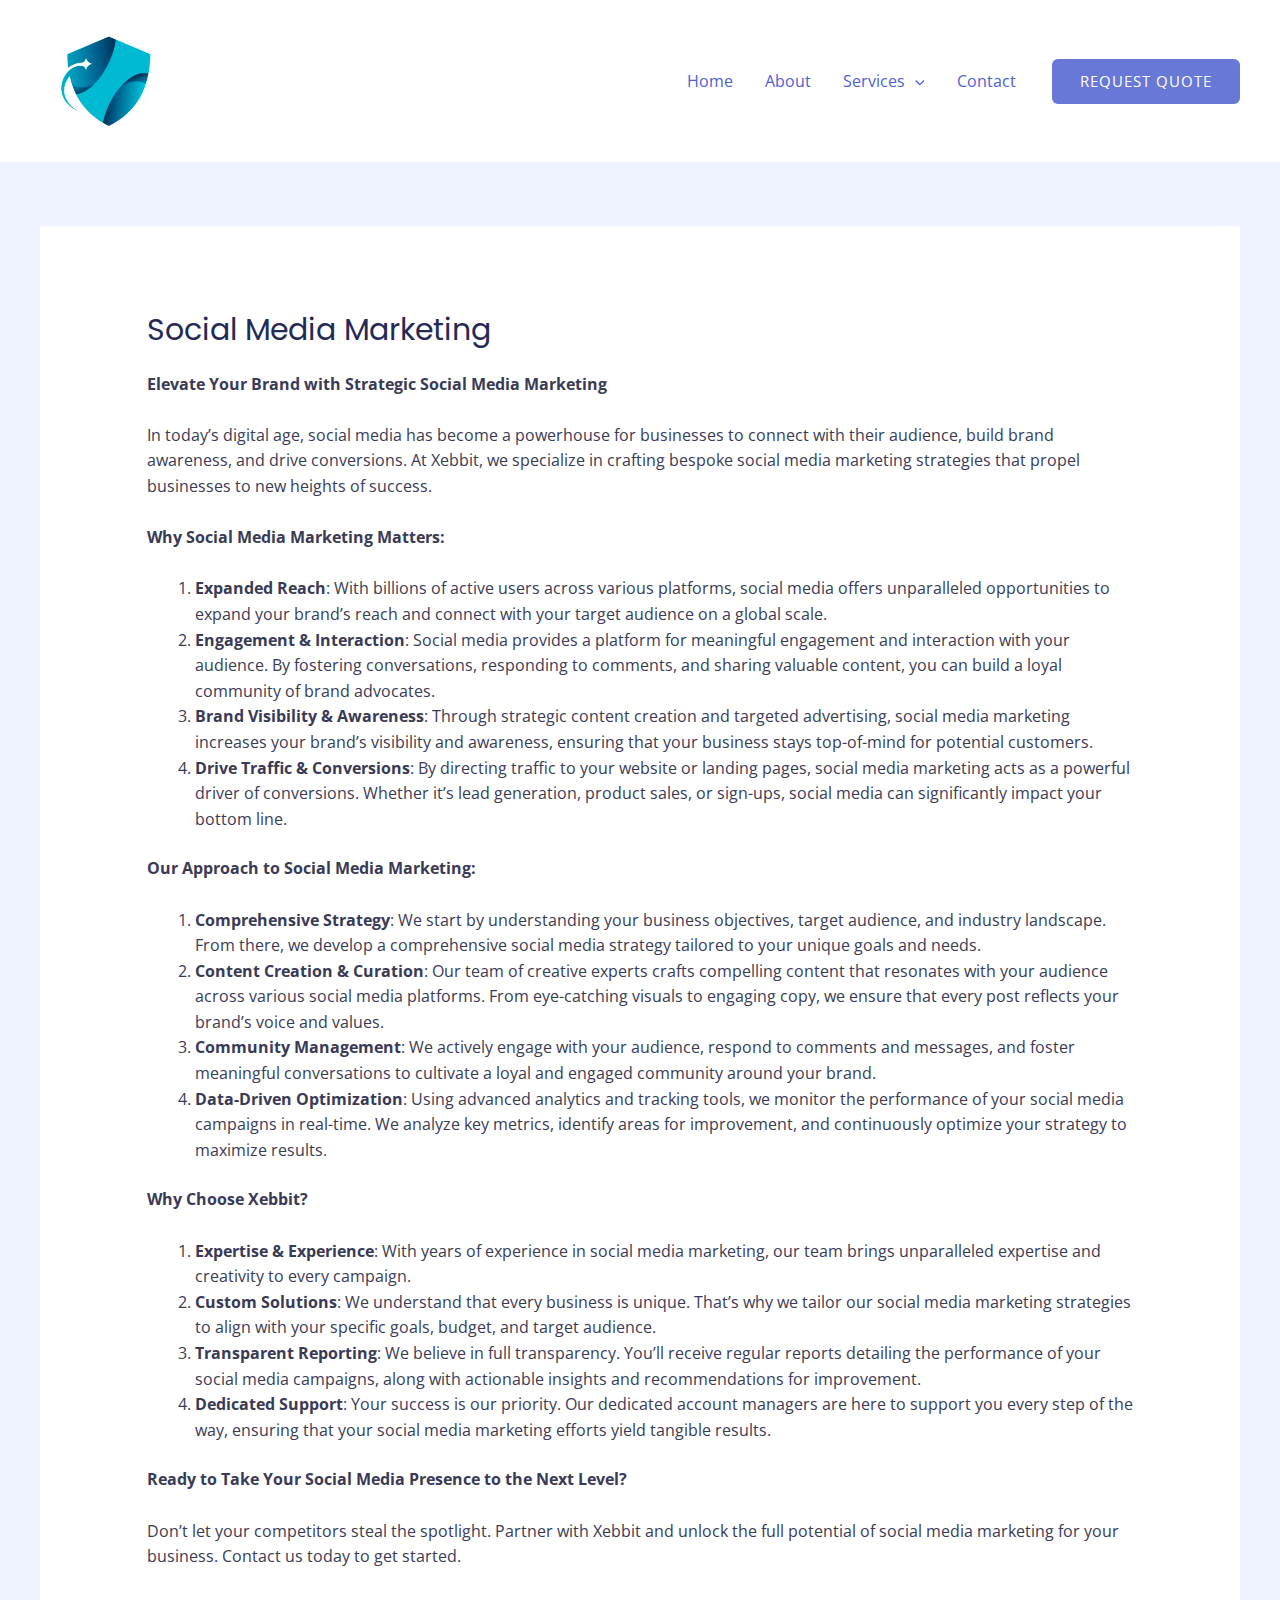
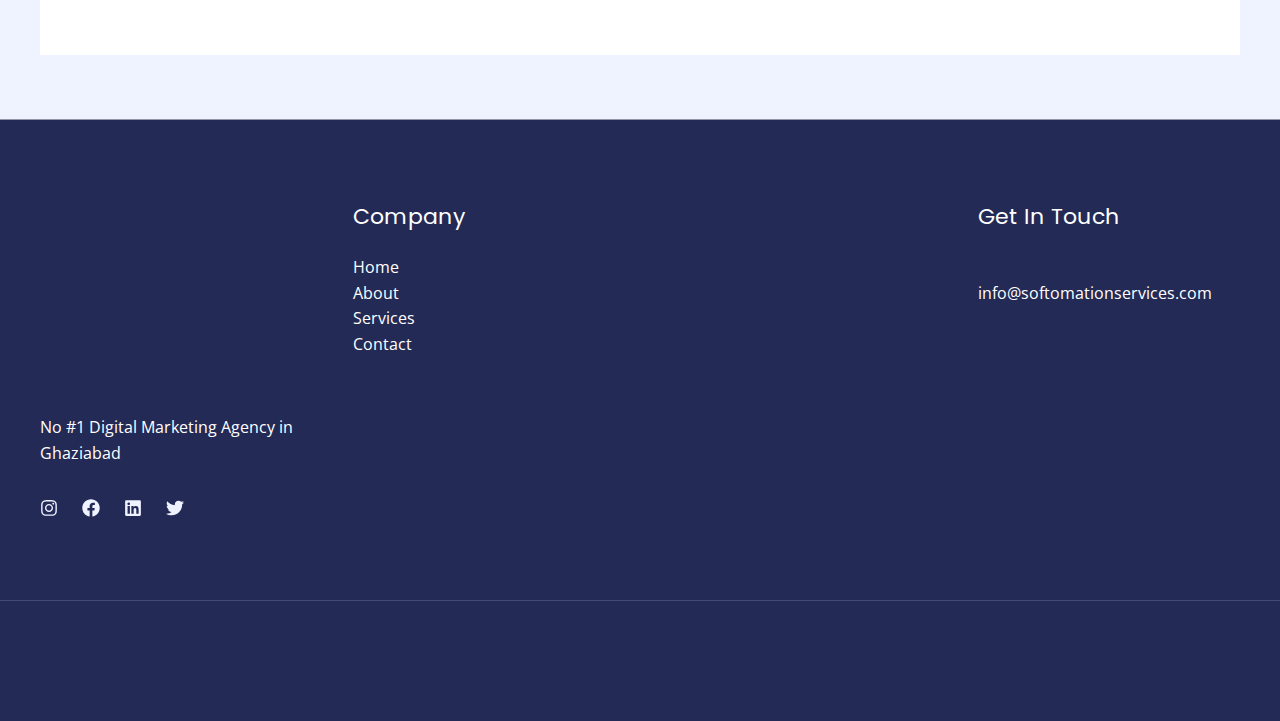
<file: social-media-marketing/index.html>
<!DOCTYPE html>
<html lang="en-US">
<head>
<meta charset="UTF-8">
<meta name="viewport" content="width=device-width, initial-scale=1">
	<link rel="profile" href="https://gmpg.org/xfn/11"> 
	<meta name='robots' content='index, follow, max-image-preview:large, max-snippet:-1, max-video-preview:-1' />

	<!-- This site is optimized with the Yoast SEO plugin v23.8 - https://yoast.com/wordpress/plugins/seo/ -->
	<title>Social Media Marketing -</title>
	<link rel="canonical" href="index.html" />
	<meta property="og:locale" content="en_US" />
	<meta property="og:type" content="article" />
	<meta property="og:title" content="Social Media Marketing -" />
	<meta property="og:description" content="Elevate Your Brand with Strategic Social Media Marketing In today&#8217;s digital age, social media has become a powerhouse for businesses to connect with their audience, build brand awareness, and drive conversions. At Xebbit, we specialize in crafting bespoke social media marketing strategies that propel businesses to new heights of success. Why Social Media Marketing Matters: [&hellip;]" />
	<meta property="og:url" content="https://xebbitsolutions.com/social-media-marketing/" />
	<meta property="article:modified_time" content="2024-03-17T17:29:29+00:00" />
	<meta name="twitter:card" content="summary_large_image" />
	<meta name="twitter:label1" content="Est. reading time" />
	<meta name="twitter:data1" content="2 minutes" />
	<script type="application/ld+json" class="yoast-schema-graph">{"@context":"https://schema.org","@graph":[{"@type":"WebPage","@id":"https://xebbitsolutions.com/social-media-marketing/","url":"https://xebbitsolutions.com/social-media-marketing/","name":"Social Media Marketing -","isPartOf":{"@id":"https://xebbitsolutions.com/#website"},"datePublished":"2024-03-16T17:06:25+00:00","dateModified":"2024-03-17T17:29:29+00:00","breadcrumb":{"@id":"https://xebbitsolutions.com/social-media-marketing/#breadcrumb"},"inLanguage":"en-US","potentialAction":[{"@type":"ReadAction","target":["https://xebbitsolutions.com/social-media-marketing/"]}]},{"@type":"BreadcrumbList","@id":"https://xebbitsolutions.com/social-media-marketing/#breadcrumb","itemListElement":[{"@type":"ListItem","position":1,"name":"Home","item":"https://xebbitsolutions.com/"},{"@type":"ListItem","position":2,"name":"Social Media Marketing"}]},{"@type":"WebSite","@id":"https://xebbitsolutions.com/#website","url":"https://xebbitsolutions.com/","name":"","description":"","potentialAction":[{"@type":"SearchAction","target":{"@type":"EntryPoint","urlTemplate":"https://xebbitsolutions.com/?s={search_term_string}"},"query-input":{"@type":"PropertyValueSpecification","valueRequired":true,"valueName":"search_term_string"}}],"inLanguage":"en-US"}]}</script>
	<!-- / Yoast SEO plugin. -->


<link rel='dns-prefetch' href='https://patterns.hiive.cloud' />
<link rel='dns-prefetch' href='https://fonts.googleapis.com' />
<link rel="alternate" type="application/rss+xml" title=" &raquo; Feed" href="../feed/index.rss" />
<link rel="alternate" type="application/rss+xml" title=" &raquo; Comments Feed" href="../comments/feed/index.rss" />
<script>
window._wpemojiSettings = {"baseUrl":"https:\/\/s.w.org\/images\/core\/emoji\/15.0.3\/72x72\/","ext":".png","svgUrl":"https:\/\/s.w.org\/images\/core\/emoji\/15.0.3\/svg\/","svgExt":".svg","source":{"concatemoji":"https:\/\/xebbitsolutions.com\/wp-includes\/js\/wp-emoji-release.min.js?ver=6.7"}};
/*! This file is auto-generated */
!function(i,n){var o,s,e;function c(e){try{var t={supportTests:e,timestamp:(new Date).valueOf()};sessionStorage.setItem(o,JSON.stringify(t))}catch(e){}}function p(e,t,n){e.clearRect(0,0,e.canvas.width,e.canvas.height),e.fillText(t,0,0);var t=new Uint32Array(e.getImageData(0,0,e.canvas.width,e.canvas.height).data),r=(e.clearRect(0,0,e.canvas.width,e.canvas.height),e.fillText(n,0,0),new Uint32Array(e.getImageData(0,0,e.canvas.width,e.canvas.height).data));return t.every(function(e,t){return e===r[t]})}function u(e,t,n){switch(t){case"flag":return n(e,"\ud83c\udff3\ufe0f\u200d\u26a7\ufe0f","\ud83c\udff3\ufe0f\u200b\u26a7\ufe0f")?!1:!n(e,"\ud83c\uddfa\ud83c\uddf3","\ud83c\uddfa\u200b\ud83c\uddf3")&&!n(e,"\ud83c\udff4\udb40\udc67\udb40\udc62\udb40\udc65\udb40\udc6e\udb40\udc67\udb40\udc7f","\ud83c\udff4\u200b\udb40\udc67\u200b\udb40\udc62\u200b\udb40\udc65\u200b\udb40\udc6e\u200b\udb40\udc67\u200b\udb40\udc7f");case"emoji":return!n(e,"\ud83d\udc26\u200d\u2b1b","\ud83d\udc26\u200b\u2b1b")}return!1}function f(e,t,n){var r="undefined"!=typeof WorkerGlobalScope&&self instanceof WorkerGlobalScope?new OffscreenCanvas(300,150):i.createElement("canvas"),a=r.getContext("2d",{willReadFrequently:!0}),o=(a.textBaseline="top",a.font="600 32px Arial",{});return e.forEach(function(e){o[e]=t(a,e,n)}),o}function t(e){var t=i.createElement("script");t.src=e,t.defer=!0,i.head.appendChild(t)}"undefined"!=typeof Promise&&(o="wpEmojiSettingsSupports",s=["flag","emoji"],n.supports={everything:!0,everythingExceptFlag:!0},e=new Promise(function(e){i.addEventListener("DOMContentLoaded",e,{once:!0})}),new Promise(function(t){var n=function(){try{var e=JSON.parse(sessionStorage.getItem(o));if("object"==typeof e&&"number"==typeof e.timestamp&&(new Date).valueOf()<e.timestamp+604800&&"object"==typeof e.supportTests)return e.supportTests}catch(e){}return null}();if(!n){if("undefined"!=typeof Worker&&"undefined"!=typeof OffscreenCanvas&&"undefined"!=typeof URL&&URL.createObjectURL&&"undefined"!=typeof Blob)try{var e="postMessage("+f.toString()+"("+[JSON.stringify(s),u.toString(),p.toString()].join(",")+"));",r=new Blob([e],{type:"text/javascript"}),a=new Worker(URL.createObjectURL(r),{name:"wpTestEmojiSupports"});return void(a.onmessage=function(e){c(n=e.data),a.terminate(),t(n)})}catch(e){}c(n=f(s,u,p))}t(n)}).then(function(e){for(var t in e)n.supports[t]=e[t],n.supports.everything=n.supports.everything&&n.supports[t],"flag"!==t&&(n.supports.everythingExceptFlag=n.supports.everythingExceptFlag&&n.supports[t]);n.supports.everythingExceptFlag=n.supports.everythingExceptFlag&&!n.supports.flag,n.DOMReady=!1,n.readyCallback=function(){n.DOMReady=!0}}).then(function(){return e}).then(function(){var e;n.supports.everything||(n.readyCallback(),(e=n.source||{}).concatemoji?t(e.concatemoji):e.wpemoji&&e.twemoji&&(t(e.twemoji),t(e.wpemoji)))}))}((window,document),window._wpemojiSettings);
</script>
<link rel='stylesheet' id='astra-theme-css-css' href='../wp-content/themes/astra/assets/css/minified/main.min%EF%B9%96ver=4.8.5.css' media='all' />
<style id='astra-theme-css-inline-css'>:root{--ast-post-nav-space:0;--ast-container-default-xlg-padding:6.67em;--ast-container-default-lg-padding:5.67em;--ast-container-default-slg-padding:4.34em;--ast-container-default-md-padding:3.34em;--ast-container-default-sm-padding:6.67em;--ast-container-default-xs-padding:2.4em;--ast-container-default-xxs-padding:1.4em;--ast-code-block-background:#EEEEEE;--ast-comment-inputs-background:#FAFAFA;--ast-normal-container-width:1200px;--ast-narrow-container-width:750px;--ast-blog-title-font-weight:normal;--ast-blog-meta-weight:inherit;}html{font-size:100%;}a,.page-title{color:var(--ast-global-color-1);}a:hover,a:focus{color:var(--ast-global-color-1);}body,button,input,select,textarea,.ast-button,.ast-custom-button{font-family:'Open Sans',sans-serif;font-weight:400;font-size:16px;font-size:1rem;line-height:var(--ast-body-line-height,1.6em);}blockquote{color:var(--ast-global-color-3);}h1,.entry-content h1,.entry-content h1 a,h2,.entry-content h2,.entry-content h2 a,h3,.entry-content h3,.entry-content h3 a,h4,.entry-content h4,.entry-content h4 a,h5,.entry-content h5,.entry-content h5 a,h6,.entry-content h6,.entry-content h6 a,.site-title,.site-title a{font-family:'Poppins',sans-serif;font-weight:700;}.site-title{font-size:35px;font-size:2.1875rem;display:none;}header .custom-logo-link img{max-width:138px;width:138px;}.astra-logo-svg{width:138px;}.site-header .site-description{font-size:15px;font-size:0.9375rem;display:none;}.entry-title{font-size:30px;font-size:1.875rem;}.archive .ast-article-post .ast-article-inner,.blog .ast-article-post .ast-article-inner,.archive .ast-article-post .ast-article-inner:hover,.blog .ast-article-post .ast-article-inner:hover{overflow:hidden;}h1,.entry-content h1,.entry-content h1 a{font-size:48px;font-size:3rem;font-weight:700;font-family:'Poppins',sans-serif;line-height:1.2em;}h2,.entry-content h2,.entry-content h2 a{font-size:42px;font-size:2.625rem;font-family:'Poppins',sans-serif;line-height:1.3em;}h3,.entry-content h3,.entry-content h3 a{font-size:28px;font-size:1.75rem;font-family:'Poppins',sans-serif;line-height:1.3em;}h4,.entry-content h4,.entry-content h4 a{font-size:20px;font-size:1.25rem;line-height:1.2em;font-family:'Poppins',sans-serif;}h5,.entry-content h5,.entry-content h5 a{font-size:18px;font-size:1.125rem;line-height:1.2em;font-family:'Poppins',sans-serif;}h6,.entry-content h6,.entry-content h6 a{font-size:15px;font-size:0.9375rem;line-height:1.25em;font-family:'Poppins',sans-serif;}::selection{background-color:var(--ast-global-color-0);color:#ffffff;}body,h1,.entry-title a,.entry-content h1,.entry-content h1 a,h2,.entry-content h2,.entry-content h2 a,h3,.entry-content h3,.entry-content h3 a,h4,.entry-content h4,.entry-content h4 a,h5,.entry-content h5,.entry-content h5 a,h6,.entry-content h6,.entry-content h6 a{color:var(--ast-global-color-3);}.tagcloud a:hover,.tagcloud a:focus,.tagcloud a.current-item{color:#ffffff;border-color:var(--ast-global-color-1);background-color:var(--ast-global-color-1);}input:focus,input[type="text"]:focus,input[type="email"]:focus,input[type="url"]:focus,input[type="password"]:focus,input[type="reset"]:focus,input[type="search"]:focus,textarea:focus{border-color:var(--ast-global-color-1);}input[type="radio"]:checked,input[type=reset],input[type="checkbox"]:checked,input[type="checkbox"]:hover:checked,input[type="checkbox"]:focus:checked,input[type=range]::-webkit-slider-thumb{border-color:var(--ast-global-color-1);background-color:var(--ast-global-color-1);box-shadow:none;}.site-footer a:hover + .post-count,.site-footer a:focus + .post-count{background:var(--ast-global-color-1);border-color:var(--ast-global-color-1);}.single .nav-links .nav-previous,.single .nav-links .nav-next{color:var(--ast-global-color-1);}.entry-meta,.entry-meta *{line-height:1.45;color:var(--ast-global-color-1);}.entry-meta a:not(.ast-button):hover,.entry-meta a:not(.ast-button):hover *,.entry-meta a:not(.ast-button):focus,.entry-meta a:not(.ast-button):focus *,.page-links > .page-link,.page-links .page-link:hover,.post-navigation a:hover{color:var(--ast-global-color-1);}#cat option,.secondary .calendar_wrap thead a,.secondary .calendar_wrap thead a:visited{color:var(--ast-global-color-1);}.secondary .calendar_wrap #today,.ast-progress-val span{background:var(--ast-global-color-1);}.secondary a:hover + .post-count,.secondary a:focus + .post-count{background:var(--ast-global-color-1);border-color:var(--ast-global-color-1);}.calendar_wrap #today > a{color:#ffffff;}.page-links .page-link,.single .post-navigation a{color:var(--ast-global-color-1);}.ast-search-menu-icon .search-form button.search-submit{padding:0 4px;}.ast-search-menu-icon form.search-form{padding-right:0;}.ast-search-menu-icon.slide-search input.search-field{width:0;}.ast-header-search .ast-search-menu-icon.ast-dropdown-active .search-form,.ast-header-search .ast-search-menu-icon.ast-dropdown-active .search-field:focus{transition:all 0.2s;}.search-form input.search-field:focus{outline:none;}.wp-block-latest-posts > li > a{color:var(--ast-global-color-2);}.widget-title,.widget .wp-block-heading{font-size:22px;font-size:1.375rem;color:var(--ast-global-color-3);}.ast-search-menu-icon.slide-search a:focus-visible:focus-visible,.astra-search-icon:focus-visible,#close:focus-visible,a:focus-visible,.ast-menu-toggle:focus-visible,.site .skip-link:focus-visible,.wp-block-loginout input:focus-visible,.wp-block-search.wp-block-search__button-inside .wp-block-search__inside-wrapper,.ast-header-navigation-arrow:focus-visible,.woocommerce .wc-proceed-to-checkout > .checkout-button:focus-visible,.woocommerce .woocommerce-MyAccount-navigation ul li a:focus-visible,.ast-orders-table__row .ast-orders-table__cell:focus-visible,.woocommerce .woocommerce-order-details .order-again > .button:focus-visible,.woocommerce .woocommerce-message a.button.wc-forward:focus-visible,.woocommerce #minus_qty:focus-visible,.woocommerce #plus_qty:focus-visible,a#ast-apply-coupon:focus-visible,.woocommerce .woocommerce-info a:focus-visible,.woocommerce .astra-shop-summary-wrap a:focus-visible,.woocommerce a.wc-forward:focus-visible,#ast-apply-coupon:focus-visible,.woocommerce-js .woocommerce-mini-cart-item a.remove:focus-visible,#close:focus-visible,.button.search-submit:focus-visible,#search_submit:focus,.normal-search:focus-visible,.ast-header-account-wrap:focus-visible,.woocommerce .ast-on-card-button.ast-quick-view-trigger:focus{outline-style:dotted;outline-color:inherit;outline-width:thin;}input:focus,input[type="text"]:focus,input[type="email"]:focus,input[type="url"]:focus,input[type="password"]:focus,input[type="reset"]:focus,input[type="search"]:focus,input[type="number"]:focus,textarea:focus,.wp-block-search__input:focus,[data-section="section-header-mobile-trigger"] .ast-button-wrap .ast-mobile-menu-trigger-minimal:focus,.ast-mobile-popup-drawer.active .menu-toggle-close:focus,.woocommerce-ordering select.orderby:focus,#ast-scroll-top:focus,#coupon_code:focus,.woocommerce-page #comment:focus,.woocommerce #reviews #respond input#submit:focus,.woocommerce a.add_to_cart_button:focus,.woocommerce .button.single_add_to_cart_button:focus,.woocommerce .woocommerce-cart-form button:focus,.woocommerce .woocommerce-cart-form__cart-item .quantity .qty:focus,.woocommerce .woocommerce-billing-fields .woocommerce-billing-fields__field-wrapper .woocommerce-input-wrapper > .input-text:focus,.woocommerce #order_comments:focus,.woocommerce #place_order:focus,.woocommerce .woocommerce-address-fields .woocommerce-address-fields__field-wrapper .woocommerce-input-wrapper > .input-text:focus,.woocommerce .woocommerce-MyAccount-content form button:focus,.woocommerce .woocommerce-MyAccount-content .woocommerce-EditAccountForm .woocommerce-form-row .woocommerce-Input.input-text:focus,.woocommerce .ast-woocommerce-container .woocommerce-pagination ul.page-numbers li a:focus,body #content .woocommerce form .form-row .select2-container--default .select2-selection--single:focus,#ast-coupon-code:focus,.woocommerce.woocommerce-js .quantity input[type=number]:focus,.woocommerce-js .woocommerce-mini-cart-item .quantity input[type=number]:focus,.woocommerce p#ast-coupon-trigger:focus{border-style:dotted;border-color:inherit;border-width:thin;}input{outline:none;}.ast-logo-title-inline .site-logo-img{padding-right:1em;}.site-logo-img img{ transition:all 0.2s linear;}body .ast-oembed-container *{position:absolute;top:0;width:100%;height:100%;left:0;}body .wp-block-embed-pocket-casts .ast-oembed-container *{position:unset;}.ast-single-post-featured-section + article {margin-top: 2em;}.site-content .ast-single-post-featured-section img {width: 100%;overflow: hidden;object-fit: cover;}.site > .ast-single-related-posts-container {margin-top: 0;}@media (min-width: 769px) {.ast-desktop .ast-container--narrow {max-width: var(--ast-narrow-container-width);margin: 0 auto;}}@media (max-width:768.9px){#ast-desktop-header{display:none;}}@media (min-width:769px){#ast-mobile-header{display:none;}}.wp-block-buttons.aligncenter{justify-content:center;}.wp-block-buttons .wp-block-button.is-style-outline .wp-block-button__link.wp-element-button,.ast-outline-button,.wp-block-uagb-buttons-child .uagb-buttons-repeater.ast-outline-button{border-top-width:2px;border-right-width:2px;border-bottom-width:2px;border-left-width:2px;font-family:inherit;font-weight:400;font-size:15px;font-size:0.9375rem;line-height:1em;border-top-left-radius:6px;border-top-right-radius:6px;border-bottom-right-radius:6px;border-bottom-left-radius:6px;}.wp-block-button .wp-block-button__link.wp-element-button.is-style-outline:not(.has-background),.wp-block-button.is-style-outline>.wp-block-button__link.wp-element-button:not(.has-background),.ast-outline-button{background-color:transparent;}.entry-content[data-ast-blocks-layout] > figure{margin-bottom:1em;}@media (max-width:768px){.ast-separate-container #primary,.ast-separate-container #secondary{padding:1.5em 0;}#primary,#secondary{padding:1.5em 0;margin:0;}.ast-left-sidebar #content > .ast-container{display:flex;flex-direction:column-reverse;width:100%;}.ast-separate-container .ast-article-post,.ast-separate-container .ast-article-single{padding:1.5em 2.14em;}.ast-author-box img.avatar{margin:20px 0 0 0;}}@media (min-width:769px){.ast-separate-container.ast-right-sidebar #primary,.ast-separate-container.ast-left-sidebar #primary{border:0;}.search-no-results.ast-separate-container #primary{margin-bottom:4em;}}.elementor-button-wrapper .elementor-button{border-style:solid;text-decoration:none;border-top-width:0px;border-right-width:0px;border-left-width:0px;border-bottom-width:0px;}body .elementor-button.elementor-size-sm,body .elementor-button.elementor-size-xs,body .elementor-button.elementor-size-md,body .elementor-button.elementor-size-lg,body .elementor-button.elementor-size-xl,body .elementor-button{border-top-left-radius:6px;border-top-right-radius:6px;border-bottom-right-radius:6px;border-bottom-left-radius:6px;padding-top:17px;padding-right:35px;padding-bottom:17px;padding-left:35px;}.elementor-button-wrapper .elementor-button{border-color:var(--ast-global-color-0);background-color:var(--ast-global-color-0);}.elementor-button-wrapper .elementor-button:hover,.elementor-button-wrapper .elementor-button:focus{color:#ffffff;background-color:var(--ast-global-color-1);border-color:var(--ast-global-color-1);}.wp-block-button .wp-block-button__link ,.elementor-button-wrapper .elementor-button,.elementor-button-wrapper .elementor-button:visited{color:#ffffff;}.elementor-button-wrapper .elementor-button{font-weight:400;font-size:15px;font-size:0.9375rem;line-height:1em;text-transform:uppercase;letter-spacing:1px;}body .elementor-button.elementor-size-sm,body .elementor-button.elementor-size-xs,body .elementor-button.elementor-size-md,body .elementor-button.elementor-size-lg,body .elementor-button.elementor-size-xl,body .elementor-button{font-size:15px;font-size:0.9375rem;}.wp-block-button .wp-block-button__link:hover,.wp-block-button .wp-block-button__link:focus{color:#ffffff;background-color:var(--ast-global-color-1);border-color:var(--ast-global-color-1);}.elementor-widget-heading h1.elementor-heading-title{line-height:1.2em;}.elementor-widget-heading h2.elementor-heading-title{line-height:1.3em;}.elementor-widget-heading h3.elementor-heading-title{line-height:1.3em;}.elementor-widget-heading h4.elementor-heading-title{line-height:1.2em;}.elementor-widget-heading h5.elementor-heading-title{line-height:1.2em;}.elementor-widget-heading h6.elementor-heading-title{line-height:1.25em;}.wp-block-button .wp-block-button__link,.wp-block-search .wp-block-search__button,body .wp-block-file .wp-block-file__button{border-style:solid;border-top-width:0px;border-right-width:0px;border-left-width:0px;border-bottom-width:0px;border-color:var(--ast-global-color-0);background-color:var(--ast-global-color-0);color:#ffffff;font-family:inherit;font-weight:400;line-height:1em;text-transform:uppercase;letter-spacing:1px;font-size:15px;font-size:0.9375rem;border-top-left-radius:6px;border-top-right-radius:6px;border-bottom-right-radius:6px;border-bottom-left-radius:6px;padding-top:17px;padding-right:35px;padding-bottom:17px;padding-left:35px;}.menu-toggle,button,.ast-button,.ast-custom-button,.button,input#submit,input[type="button"],input[type="submit"],input[type="reset"],form[CLASS*="wp-block-search__"].wp-block-search .wp-block-search__inside-wrapper .wp-block-search__button,body .wp-block-file .wp-block-file__button,.woocommerce-js a.button,.woocommerce button.button,.woocommerce .woocommerce-message a.button,.woocommerce #respond input#submit.alt,.woocommerce input.button.alt,.woocommerce input.button,.woocommerce input.button:disabled,.woocommerce input.button:disabled[disabled],.woocommerce input.button:disabled:hover,.woocommerce input.button:disabled[disabled]:hover,.woocommerce #respond input#submit,.woocommerce button.button.alt.disabled,.wc-block-grid__products .wc-block-grid__product .wp-block-button__link,.wc-block-grid__product-onsale,[CLASS*="wc-block"] button,.woocommerce-js .astra-cart-drawer .astra-cart-drawer-content .woocommerce-mini-cart__buttons .button:not(.checkout):not(.ast-continue-shopping),.woocommerce-js .astra-cart-drawer .astra-cart-drawer-content .woocommerce-mini-cart__buttons a.checkout,.woocommerce button.button.alt.disabled.wc-variation-selection-needed,[CLASS*="wc-block"] .wc-block-components-button{border-style:solid;border-top-width:0px;border-right-width:0px;border-left-width:0px;border-bottom-width:0px;color:#ffffff;border-color:var(--ast-global-color-0);background-color:var(--ast-global-color-0);padding-top:17px;padding-right:35px;padding-bottom:17px;padding-left:35px;font-family:inherit;font-weight:400;font-size:15px;font-size:0.9375rem;line-height:1em;text-transform:uppercase;letter-spacing:1px;border-top-left-radius:6px;border-top-right-radius:6px;border-bottom-right-radius:6px;border-bottom-left-radius:6px;}button:focus,.menu-toggle:hover,button:hover,.ast-button:hover,.ast-custom-button:hover .button:hover,.ast-custom-button:hover ,input[type=reset]:hover,input[type=reset]:focus,input#submit:hover,input#submit:focus,input[type="button"]:hover,input[type="button"]:focus,input[type="submit"]:hover,input[type="submit"]:focus,form[CLASS*="wp-block-search__"].wp-block-search .wp-block-search__inside-wrapper .wp-block-search__button:hover,form[CLASS*="wp-block-search__"].wp-block-search .wp-block-search__inside-wrapper .wp-block-search__button:focus,body .wp-block-file .wp-block-file__button:hover,body .wp-block-file .wp-block-file__button:focus,.woocommerce-js a.button:hover,.woocommerce button.button:hover,.woocommerce .woocommerce-message a.button:hover,.woocommerce #respond input#submit:hover,.woocommerce #respond input#submit.alt:hover,.woocommerce input.button.alt:hover,.woocommerce input.button:hover,.woocommerce button.button.alt.disabled:hover,.wc-block-grid__products .wc-block-grid__product .wp-block-button__link:hover,[CLASS*="wc-block"] button:hover,.woocommerce-js .astra-cart-drawer .astra-cart-drawer-content .woocommerce-mini-cart__buttons .button:not(.checkout):not(.ast-continue-shopping):hover,.woocommerce-js .astra-cart-drawer .astra-cart-drawer-content .woocommerce-mini-cart__buttons a.checkout:hover,.woocommerce button.button.alt.disabled.wc-variation-selection-needed:hover,[CLASS*="wc-block"] .wc-block-components-button:hover,[CLASS*="wc-block"] .wc-block-components-button:focus{color:#ffffff;background-color:var(--ast-global-color-1);border-color:var(--ast-global-color-1);}@media (max-width:768px){.ast-mobile-header-stack .main-header-bar .ast-search-menu-icon{display:inline-block;}.ast-header-break-point.ast-header-custom-item-outside .ast-mobile-header-stack .main-header-bar .ast-search-icon{margin:0;}.ast-comment-avatar-wrap img{max-width:2.5em;}.ast-comment-meta{padding:0 1.8888em 1.3333em;}.ast-separate-container .ast-comment-list li.depth-1{padding:1.5em 2.14em;}.ast-separate-container .comment-respond{padding:2em 2.14em;}}@media (min-width:544px){.ast-container{max-width:100%;}}@media (max-width:544px){.ast-separate-container .ast-article-post,.ast-separate-container .ast-article-single,.ast-separate-container .comments-title,.ast-separate-container .ast-archive-description{padding:1.5em 1em;}.ast-separate-container #content .ast-container{padding-left:0.54em;padding-right:0.54em;}.ast-separate-container .ast-comment-list .bypostauthor{padding:.5em;}.ast-search-menu-icon.ast-dropdown-active .search-field{width:170px;}} #ast-mobile-header .ast-site-header-cart-li a{pointer-events:none;}body,.ast-separate-container{background-color:var(--ast-global-color-4);background-image:none;}@media (max-width:768px){.site-title{display:none;}.site-header .site-description{display:none;}h1,.entry-content h1,.entry-content h1 a{font-size:40px;}h2,.entry-content h2,.entry-content h2 a{font-size:35px;}h3,.entry-content h3,.entry-content h3 a{font-size:24px;}.astra-logo-svg{width:140px;}header .custom-logo-link img,.ast-header-break-point .site-logo-img .custom-mobile-logo-link img{max-width:140px;width:140px;}}@media (max-width:544px){.site-title{display:none;}.site-header .site-description{display:none;}h1,.entry-content h1,.entry-content h1 a{font-size:28px;}h2,.entry-content h2,.entry-content h2 a{font-size:24px;}h3,.entry-content h3,.entry-content h3 a{font-size:20px;}h4,.entry-content h4,.entry-content h4 a{font-size:18px;font-size:1.125rem;}h5,.entry-content h5,.entry-content h5 a{font-size:17px;font-size:1.0625rem;}h6,.entry-content h6,.entry-content h6 a{font-size:15px;font-size:0.9375rem;}header .custom-logo-link img,.ast-header-break-point .site-branding img,.ast-header-break-point .custom-logo-link img{max-width:120px;width:120px;}.astra-logo-svg{width:120px;}.ast-header-break-point .site-logo-img .custom-mobile-logo-link img{max-width:120px;}}@media (max-width:768px){html{font-size:91.2%;}}@media (max-width:544px){html{font-size:91.2%;}}@media (min-width:769px){.ast-container{max-width:1240px;}}@media (min-width:769px){.site-content .ast-container{display:flex;}}@media (max-width:768px){.site-content .ast-container{flex-direction:column;}}@media (min-width:769px){.main-header-menu .sub-menu .menu-item.ast-left-align-sub-menu:hover > .sub-menu,.main-header-menu .sub-menu .menu-item.ast-left-align-sub-menu.focus > .sub-menu{margin-left:-2px;}}.site .comments-area{padding-bottom:3em;}.wp-block-file {display: flex;align-items: center;flex-wrap: wrap;justify-content: space-between;}.wp-block-pullquote {border: none;}.wp-block-pullquote blockquote::before {content: "\201D";font-family: "Helvetica",sans-serif;display: flex;transform: rotate( 180deg );font-size: 6rem;font-style: normal;line-height: 1;font-weight: bold;align-items: center;justify-content: center;}.has-text-align-right > blockquote::before {justify-content: flex-start;}.has-text-align-left > blockquote::before {justify-content: flex-end;}figure.wp-block-pullquote.is-style-solid-color blockquote {max-width: 100%;text-align: inherit;}:root {--wp--custom--ast-default-block-top-padding: 3em;--wp--custom--ast-default-block-right-padding: 3em;--wp--custom--ast-default-block-bottom-padding: 3em;--wp--custom--ast-default-block-left-padding: 3em;--wp--custom--ast-container-width: 1200px;--wp--custom--ast-content-width-size: 1200px;--wp--custom--ast-wide-width-size: calc(1200px + var(--wp--custom--ast-default-block-left-padding) + var(--wp--custom--ast-default-block-right-padding));}.ast-narrow-container {--wp--custom--ast-content-width-size: 750px;--wp--custom--ast-wide-width-size: 750px;}@media(max-width: 768px) {:root {--wp--custom--ast-default-block-top-padding: 3em;--wp--custom--ast-default-block-right-padding: 2em;--wp--custom--ast-default-block-bottom-padding: 3em;--wp--custom--ast-default-block-left-padding: 2em;}}@media(max-width: 544px) {:root {--wp--custom--ast-default-block-top-padding: 3em;--wp--custom--ast-default-block-right-padding: 1.5em;--wp--custom--ast-default-block-bottom-padding: 3em;--wp--custom--ast-default-block-left-padding: 1.5em;}}.entry-content > .wp-block-group,.entry-content > .wp-block-cover,.entry-content > .wp-block-columns {padding-top: var(--wp--custom--ast-default-block-top-padding);padding-right: var(--wp--custom--ast-default-block-right-padding);padding-bottom: var(--wp--custom--ast-default-block-bottom-padding);padding-left: var(--wp--custom--ast-default-block-left-padding);}.ast-plain-container.ast-no-sidebar .entry-content > .alignfull,.ast-page-builder-template .ast-no-sidebar .entry-content > .alignfull {margin-left: calc( -50vw + 50%);margin-right: calc( -50vw + 50%);max-width: 100vw;width: 100vw;}.ast-plain-container.ast-no-sidebar .entry-content .alignfull .alignfull,.ast-page-builder-template.ast-no-sidebar .entry-content .alignfull .alignfull,.ast-plain-container.ast-no-sidebar .entry-content .alignfull .alignwide,.ast-page-builder-template.ast-no-sidebar .entry-content .alignfull .alignwide,.ast-plain-container.ast-no-sidebar .entry-content .alignwide .alignfull,.ast-page-builder-template.ast-no-sidebar .entry-content .alignwide .alignfull,.ast-plain-container.ast-no-sidebar .entry-content .alignwide .alignwide,.ast-page-builder-template.ast-no-sidebar .entry-content .alignwide .alignwide,.ast-plain-container.ast-no-sidebar .entry-content .wp-block-column .alignfull,.ast-page-builder-template.ast-no-sidebar .entry-content .wp-block-column .alignfull,.ast-plain-container.ast-no-sidebar .entry-content .wp-block-column .alignwide,.ast-page-builder-template.ast-no-sidebar .entry-content .wp-block-column .alignwide {margin-left: auto;margin-right: auto;width: 100%;}[data-ast-blocks-layout] .wp-block-separator:not(.is-style-dots) {height: 0;}[data-ast-blocks-layout] .wp-block-separator {margin: 20px auto;}[data-ast-blocks-layout] .wp-block-separator:not(.is-style-wide):not(.is-style-dots) {max-width: 100px;}[data-ast-blocks-layout] .wp-block-separator.has-background {padding: 0;}.entry-content[data-ast-blocks-layout] > * {max-width: var(--wp--custom--ast-content-width-size);margin-left: auto;margin-right: auto;}.entry-content[data-ast-blocks-layout] > .alignwide {max-width: var(--wp--custom--ast-wide-width-size);}.entry-content[data-ast-blocks-layout] .alignfull {max-width: none;}.ast-full-width-layout .entry-content[data-ast-blocks-layout] .is-layout-constrained.wp-block-cover-is-layout-constrained > *,.ast-full-width-layout .entry-content[data-ast-blocks-layout] .is-layout-constrained.wp-block-group-is-layout-constrained > * {max-width: var(--wp--custom--ast-content-width-size);margin-left: auto;margin-right: auto;}.entry-content .wp-block-columns {margin-bottom: 0;}blockquote {margin: 1.5em;border-color: rgba(0,0,0,0.05);}.wp-block-quote:not(.has-text-align-right):not(.has-text-align-center) {border-left: 5px solid rgba(0,0,0,0.05);}.has-text-align-right > blockquote,blockquote.has-text-align-right {border-right: 5px solid rgba(0,0,0,0.05);}.has-text-align-left > blockquote,blockquote.has-text-align-left {border-left: 5px solid rgba(0,0,0,0.05);}.wp-block-site-tagline,.wp-block-latest-posts .read-more {margin-top: 15px;}.wp-block-loginout p label {display: block;}.wp-block-loginout p:not(.login-remember):not(.login-submit) input {width: 100%;}.wp-block-loginout input:focus {border-color: transparent;}.wp-block-loginout input:focus {outline: thin dotted;}.entry-content .wp-block-media-text .wp-block-media-text__content {padding: 0 0 0 8%;}.entry-content .wp-block-media-text.has-media-on-the-right .wp-block-media-text__content {padding: 0 8% 0 0;}.entry-content .wp-block-media-text.has-background .wp-block-media-text__content {padding: 8%;}.entry-content .wp-block-cover:not([class*="background-color"]) .wp-block-cover__inner-container,.entry-content .wp-block-cover:not([class*="background-color"]) .wp-block-cover-image-text,.entry-content .wp-block-cover:not([class*="background-color"]) .wp-block-cover-text,.entry-content .wp-block-cover-image:not([class*="background-color"]) .wp-block-cover__inner-container,.entry-content .wp-block-cover-image:not([class*="background-color"]) .wp-block-cover-image-text,.entry-content .wp-block-cover-image:not([class*="background-color"]) .wp-block-cover-text {color: var(--ast-global-color-5);}.wp-block-loginout .login-remember input {width: 1.1rem;height: 1.1rem;margin: 0 5px 4px 0;vertical-align: middle;}.wp-block-latest-posts > li > *:first-child,.wp-block-latest-posts:not(.is-grid) > li:first-child {margin-top: 0;}.entry-content > .wp-block-buttons,.entry-content > .wp-block-uagb-buttons {margin-bottom: 1.5em;}.wp-block-search__inside-wrapper .wp-block-search__input {padding: 0 10px;color: var(--ast-global-color-3);background: var(--ast-global-color-5);border-color: var(--ast-border-color);}.wp-block-latest-posts .read-more {margin-bottom: 1.5em;}.wp-block-search__no-button .wp-block-search__inside-wrapper .wp-block-search__input {padding-top: 5px;padding-bottom: 5px;}.wp-block-latest-posts .wp-block-latest-posts__post-date,.wp-block-latest-posts .wp-block-latest-posts__post-author {font-size: 1rem;}.wp-block-latest-posts > li > *,.wp-block-latest-posts:not(.is-grid) > li {margin-top: 12px;margin-bottom: 12px;}.ast-page-builder-template .entry-content[data-ast-blocks-layout] > *,.ast-page-builder-template .entry-content[data-ast-blocks-layout] > .alignfull > * {max-width: none;}.ast-page-builder-template .entry-content[data-ast-blocks-layout] > .alignwide > * {max-width: var(--wp--custom--ast-wide-width-size);}.ast-page-builder-template .entry-content[data-ast-blocks-layout] > .inherit-container-width > *,.ast-page-builder-template .entry-content[data-ast-blocks-layout] > * > *,.entry-content[data-ast-blocks-layout] > .wp-block-cover .wp-block-cover__inner-container {max-width: var(--wp--custom--ast-content-width-size) ;margin-left: auto;margin-right: auto;}.entry-content[data-ast-blocks-layout] .wp-block-cover:not(.alignleft):not(.alignright) {width: auto;}@media(max-width: 1200px) {.ast-separate-container .entry-content > .alignfull,.ast-separate-container .entry-content[data-ast-blocks-layout] > .alignwide,.ast-plain-container .entry-content[data-ast-blocks-layout] > .alignwide,.ast-plain-container .entry-content .alignfull {margin-left: calc(-1 * min(var(--ast-container-default-xlg-padding),20px)) ;margin-right: calc(-1 * min(var(--ast-container-default-xlg-padding),20px));}}@media(min-width: 1201px) {.ast-separate-container .entry-content > .alignfull {margin-left: calc(-1 * var(--ast-container-default-xlg-padding) );margin-right: calc(-1 * var(--ast-container-default-xlg-padding) );}.ast-separate-container .entry-content[data-ast-blocks-layout] > .alignwide,.ast-plain-container .entry-content[data-ast-blocks-layout] > .alignwide {margin-left: calc(-1 * var(--wp--custom--ast-default-block-left-padding) );margin-right: calc(-1 * var(--wp--custom--ast-default-block-right-padding) );}}@media(min-width: 768px) {.ast-separate-container .entry-content .wp-block-group.alignwide:not(.inherit-container-width) > :where(:not(.alignleft):not(.alignright)),.ast-plain-container .entry-content .wp-block-group.alignwide:not(.inherit-container-width) > :where(:not(.alignleft):not(.alignright)) {max-width: calc( var(--wp--custom--ast-content-width-size) + 80px );}.ast-plain-container.ast-right-sidebar .entry-content[data-ast-blocks-layout] .alignfull,.ast-plain-container.ast-left-sidebar .entry-content[data-ast-blocks-layout] .alignfull {margin-left: -60px;margin-right: -60px;}}@media(min-width: 544px) {.entry-content > .alignleft {margin-right: 20px;}.entry-content > .alignright {margin-left: 20px;}}@media (max-width:544px){.wp-block-columns .wp-block-column:not(:last-child){margin-bottom:20px;}.wp-block-latest-posts{margin:0;}}@media( max-width: 600px ) {.entry-content .wp-block-media-text .wp-block-media-text__content,.entry-content .wp-block-media-text.has-media-on-the-right .wp-block-media-text__content {padding: 8% 0 0;}.entry-content .wp-block-media-text.has-background .wp-block-media-text__content {padding: 8%;}}.ast-page-builder-template .entry-header {padding-left: 0;}.ast-narrow-container .site-content .wp-block-uagb-image--align-full .wp-block-uagb-image__figure {max-width: 100%;margin-left: auto;margin-right: auto;}:root .has-ast-global-color-0-color{color:var(--ast-global-color-0);}:root .has-ast-global-color-0-background-color{background-color:var(--ast-global-color-0);}:root .wp-block-button .has-ast-global-color-0-color{color:var(--ast-global-color-0);}:root .wp-block-button .has-ast-global-color-0-background-color{background-color:var(--ast-global-color-0);}:root .has-ast-global-color-1-color{color:var(--ast-global-color-1);}:root .has-ast-global-color-1-background-color{background-color:var(--ast-global-color-1);}:root .wp-block-button .has-ast-global-color-1-color{color:var(--ast-global-color-1);}:root .wp-block-button .has-ast-global-color-1-background-color{background-color:var(--ast-global-color-1);}:root .has-ast-global-color-2-color{color:var(--ast-global-color-2);}:root .has-ast-global-color-2-background-color{background-color:var(--ast-global-color-2);}:root .wp-block-button .has-ast-global-color-2-color{color:var(--ast-global-color-2);}:root .wp-block-button .has-ast-global-color-2-background-color{background-color:var(--ast-global-color-2);}:root .has-ast-global-color-3-color{color:var(--ast-global-color-3);}:root .has-ast-global-color-3-background-color{background-color:var(--ast-global-color-3);}:root .wp-block-button .has-ast-global-color-3-color{color:var(--ast-global-color-3);}:root .wp-block-button .has-ast-global-color-3-background-color{background-color:var(--ast-global-color-3);}:root .has-ast-global-color-4-color{color:var(--ast-global-color-4);}:root .has-ast-global-color-4-background-color{background-color:var(--ast-global-color-4);}:root .wp-block-button .has-ast-global-color-4-color{color:var(--ast-global-color-4);}:root .wp-block-button .has-ast-global-color-4-background-color{background-color:var(--ast-global-color-4);}:root .has-ast-global-color-5-color{color:var(--ast-global-color-5);}:root .has-ast-global-color-5-background-color{background-color:var(--ast-global-color-5);}:root .wp-block-button .has-ast-global-color-5-color{color:var(--ast-global-color-5);}:root .wp-block-button .has-ast-global-color-5-background-color{background-color:var(--ast-global-color-5);}:root .has-ast-global-color-6-color{color:var(--ast-global-color-6);}:root .has-ast-global-color-6-background-color{background-color:var(--ast-global-color-6);}:root .wp-block-button .has-ast-global-color-6-color{color:var(--ast-global-color-6);}:root .wp-block-button .has-ast-global-color-6-background-color{background-color:var(--ast-global-color-6);}:root .has-ast-global-color-7-color{color:var(--ast-global-color-7);}:root .has-ast-global-color-7-background-color{background-color:var(--ast-global-color-7);}:root .wp-block-button .has-ast-global-color-7-color{color:var(--ast-global-color-7);}:root .wp-block-button .has-ast-global-color-7-background-color{background-color:var(--ast-global-color-7);}:root .has-ast-global-color-8-color{color:var(--ast-global-color-8);}:root .has-ast-global-color-8-background-color{background-color:var(--ast-global-color-8);}:root .wp-block-button .has-ast-global-color-8-color{color:var(--ast-global-color-8);}:root .wp-block-button .has-ast-global-color-8-background-color{background-color:var(--ast-global-color-8);}:root{--ast-global-color-0:#6878d6;--ast-global-color-1:#4d61d6;--ast-global-color-2:#242a56;--ast-global-color-3:#393a56;--ast-global-color-4:#eff2ff;--ast-global-color-5:#ffffff;--ast-global-color-6:#eff2ff;--ast-global-color-7:#242a56;--ast-global-color-8:#BFD1FF;}:root {--ast-border-color : #dddddd;}.ast-single-entry-banner {-js-display: flex;display: flex;flex-direction: column;justify-content: center;text-align: center;position: relative;background: #eeeeee;}.ast-single-entry-banner[data-banner-layout="layout-1"] {max-width: 1200px;background: inherit;padding: 20px 0;}.ast-single-entry-banner[data-banner-width-type="custom"] {margin: 0 auto;width: 100%;}.ast-single-entry-banner + .site-content .entry-header {margin-bottom: 0;}.site .ast-author-avatar {--ast-author-avatar-size: ;}a.ast-underline-text {text-decoration: underline;}.ast-container > .ast-terms-link {position: relative;display: block;}a.ast-button.ast-badge-tax {padding: 4px 8px;border-radius: 3px;font-size: inherit;}header.entry-header .entry-title{font-size:30px;font-size:1.875rem;}header.entry-header > *:not(:last-child){margin-bottom:10px;}.ast-archive-entry-banner {-js-display: flex;display: flex;flex-direction: column;justify-content: center;text-align: center;position: relative;background: #eeeeee;}.ast-archive-entry-banner[data-banner-width-type="custom"] {margin: 0 auto;width: 100%;}.ast-archive-entry-banner[data-banner-layout="layout-1"] {background: inherit;padding: 20px 0;text-align: left;}body.archive .ast-archive-description{max-width:1200px;width:100%;text-align:left;padding-top:3em;padding-right:3em;padding-bottom:3em;padding-left:3em;}body.archive .ast-archive-description .ast-archive-title,body.archive .ast-archive-description .ast-archive-title *{font-size:40px;font-size:2.5rem;}body.archive .ast-archive-description > *:not(:last-child){margin-bottom:10px;}@media (max-width:768px){body.archive .ast-archive-description{text-align:left;}}@media (max-width:544px){body.archive .ast-archive-description{text-align:left;}}.ast-breadcrumbs .trail-browse,.ast-breadcrumbs .trail-items,.ast-breadcrumbs .trail-items li{display:inline-block;margin:0;padding:0;border:none;background:inherit;text-indent:0;text-decoration:none;}.ast-breadcrumbs .trail-browse{font-size:inherit;font-style:inherit;font-weight:inherit;color:inherit;}.ast-breadcrumbs .trail-items{list-style:none;}.trail-items li::after{padding:0 0.3em;content:"\00bb";}.trail-items li:last-of-type::after{display:none;}h1,.entry-content h1,h2,.entry-content h2,h3,.entry-content h3,h4,.entry-content h4,h5,.entry-content h5,h6,.entry-content h6{color:var(--ast-global-color-2);}@media (max-width:768px){.ast-builder-grid-row-container.ast-builder-grid-row-tablet-3-firstrow .ast-builder-grid-row > *:first-child,.ast-builder-grid-row-container.ast-builder-grid-row-tablet-3-lastrow .ast-builder-grid-row > *:last-child{grid-column:1 / -1;}}@media (max-width:544px){.ast-builder-grid-row-container.ast-builder-grid-row-mobile-3-firstrow .ast-builder-grid-row > *:first-child,.ast-builder-grid-row-container.ast-builder-grid-row-mobile-3-lastrow .ast-builder-grid-row > *:last-child{grid-column:1 / -1;}}.ast-builder-layout-element[data-section="title_tagline"]{display:flex;}@media (max-width:768px){.ast-header-break-point .ast-builder-layout-element[data-section="title_tagline"]{display:flex;}}@media (max-width:544px){.ast-header-break-point .ast-builder-layout-element[data-section="title_tagline"]{display:flex;}}[data-section*="section-hb-button-"] .menu-link{display:none;}.ast-header-button-1[data-section*="section-hb-button-"] .ast-builder-button-wrap .ast-custom-button{line-height:1em;}.ast-header-button-1 .ast-custom-button{color:var(--ast-global-color-5);background:var(--ast-global-color-0);}.ast-header-button-1 .ast-custom-button:hover{color:var(--ast-global-color-3);background:var(--ast-global-color-5);}.ast-header-button-1[data-section*="section-hb-button-"] .ast-builder-button-wrap .ast-custom-button{padding-top:15px;padding-bottom:15px;padding-left:28px;padding-right:28px;}.ast-header-button-1[data-section="section-hb-button-1"]{display:flex;}@media (max-width:768px){.ast-header-break-point .ast-header-button-1[data-section="section-hb-button-1"]{display:none;}}@media (max-width:544px){.ast-header-break-point .ast-header-button-1[data-section="section-hb-button-1"]{display:flex;}}.ast-builder-menu-1{font-family:inherit;font-weight:inherit;}.ast-builder-menu-1 .sub-menu,.ast-builder-menu-1 .inline-on-mobile .sub-menu{border-top-width:1px;border-bottom-width:1px;border-right-width:1px;border-left-width:1px;border-color:#eaeaea;border-style:solid;}.ast-builder-menu-1 .sub-menu .sub-menu{top:-1px;}.ast-builder-menu-1 .main-header-menu > .menu-item > .sub-menu,.ast-builder-menu-1 .main-header-menu > .menu-item > .astra-full-megamenu-wrapper{margin-top:0px;}.ast-desktop .ast-builder-menu-1 .main-header-menu > .menu-item > .sub-menu:before,.ast-desktop .ast-builder-menu-1 .main-header-menu > .menu-item > .astra-full-megamenu-wrapper:before{height:calc( 0px + 1px + 5px );}.ast-desktop .ast-builder-menu-1 .menu-item .sub-menu .menu-link{border-bottom-width:1px;border-color:#eaeaea;border-style:solid;}.ast-desktop .ast-builder-menu-1 .menu-item .sub-menu:last-child > .menu-item > .menu-link{border-bottom-width:1px;}.ast-desktop .ast-builder-menu-1 .menu-item:last-child > .menu-item > .menu-link{border-bottom-width:0;}@media (max-width:768px){.ast-builder-menu-1 .main-header-menu .menu-item > .menu-link{color:var(--ast-global-color-3);}.ast-builder-menu-1 .menu-item > .ast-menu-toggle{color:var(--ast-global-color-3);}.ast-builder-menu-1 .menu-item:hover > .menu-link,.ast-builder-menu-1 .inline-on-mobile .menu-item:hover > .ast-menu-toggle{color:var(--ast-global-color-1);}.ast-builder-menu-1 .menu-item:hover > .ast-menu-toggle{color:var(--ast-global-color-1);}.ast-builder-menu-1 .menu-item.current-menu-item > .menu-link,.ast-builder-menu-1 .inline-on-mobile .menu-item.current-menu-item > .ast-menu-toggle,.ast-builder-menu-1 .current-menu-ancestor > .menu-link,.ast-builder-menu-1 .current-menu-ancestor > .ast-menu-toggle{color:var(--ast-global-color-1);}.ast-builder-menu-1 .menu-item.current-menu-item > .ast-menu-toggle{color:var(--ast-global-color-1);}.ast-header-break-point .ast-builder-menu-1 .menu-item.menu-item-has-children > .ast-menu-toggle{top:0;}.ast-builder-menu-1 .inline-on-mobile .menu-item.menu-item-has-children > .ast-menu-toggle{right:-15px;}.ast-builder-menu-1 .menu-item-has-children > .menu-link:after{content:unset;}.ast-builder-menu-1 .main-header-menu > .menu-item > .sub-menu,.ast-builder-menu-1 .main-header-menu > .menu-item > .astra-full-megamenu-wrapper{margin-top:0;}}@media (max-width:544px){.ast-header-break-point .ast-builder-menu-1 .menu-item.menu-item-has-children > .ast-menu-toggle{top:0;}.ast-builder-menu-1 .main-header-menu > .menu-item > .sub-menu,.ast-builder-menu-1 .main-header-menu > .menu-item > .astra-full-megamenu-wrapper{margin-top:0;}}.ast-builder-menu-1{display:flex;}@media (max-width:768px){.ast-header-break-point .ast-builder-menu-1{display:flex;}}@media (max-width:544px){.ast-header-break-point .ast-builder-menu-1{display:flex;}}.site-below-footer-wrap{padding-top:20px;padding-bottom:20px;}.site-below-footer-wrap[data-section="section-below-footer-builder"]{background-image:none;min-height:80px;border-style:solid;border-width:0px;border-top-width:1px;border-top-color:rgba(81,86,129,0.72);}.site-below-footer-wrap[data-section="section-below-footer-builder"] .ast-builder-grid-row{max-width:1200px;min-height:80px;margin-left:auto;margin-right:auto;}.site-below-footer-wrap[data-section="section-below-footer-builder"] .ast-builder-grid-row,.site-below-footer-wrap[data-section="section-below-footer-builder"] .site-footer-section{align-items:center;}.site-below-footer-wrap[data-section="section-below-footer-builder"].ast-footer-row-inline .site-footer-section{display:flex;margin-bottom:0;}.ast-builder-grid-row-full .ast-builder-grid-row{grid-template-columns:1fr;}@media (max-width:768px){.site-below-footer-wrap[data-section="section-below-footer-builder"].ast-footer-row-tablet-inline .site-footer-section{display:flex;margin-bottom:0;}.site-below-footer-wrap[data-section="section-below-footer-builder"].ast-footer-row-tablet-stack .site-footer-section{display:block;margin-bottom:10px;}.ast-builder-grid-row-container.ast-builder-grid-row-tablet-full .ast-builder-grid-row{grid-template-columns:1fr;}}@media (max-width:544px){.site-below-footer-wrap[data-section="section-below-footer-builder"].ast-footer-row-mobile-inline .site-footer-section{display:flex;margin-bottom:0;}.site-below-footer-wrap[data-section="section-below-footer-builder"].ast-footer-row-mobile-stack .site-footer-section{display:block;margin-bottom:10px;}.ast-builder-grid-row-container.ast-builder-grid-row-mobile-full .ast-builder-grid-row{grid-template-columns:1fr;}}@media (max-width:544px){.site-below-footer-wrap[data-section="section-below-footer-builder"]{padding-left:30px;padding-right:30px;}}.site-below-footer-wrap[data-section="section-below-footer-builder"]{display:grid;}@media (max-width:768px){.ast-header-break-point .site-below-footer-wrap[data-section="section-below-footer-builder"]{display:grid;}}@media (max-width:544px){.ast-header-break-point .site-below-footer-wrap[data-section="section-below-footer-builder"]{display:grid;}}.ast-footer-copyright{text-align:center;}.ast-footer-copyright {color:var(--ast-global-color-5);}@media (max-width:768px){.ast-footer-copyright{text-align:center;}}@media (max-width:544px){.ast-footer-copyright{text-align:center;}}.ast-footer-copyright.ast-builder-layout-element{display:flex;}@media (max-width:768px){.ast-header-break-point .ast-footer-copyright.ast-builder-layout-element{display:flex;}}@media (max-width:544px){.ast-header-break-point .ast-footer-copyright.ast-builder-layout-element{display:flex;}}.ast-social-stack-desktop .ast-builder-social-element,.ast-social-stack-tablet .ast-builder-social-element,.ast-social-stack-mobile .ast-builder-social-element {margin-top: 6px;margin-bottom: 6px;}.social-show-label-true .ast-builder-social-element {width: auto;padding: 0 0.4em;}[data-section^="section-fb-social-icons-"] .footer-social-inner-wrap {text-align: center;}.ast-footer-social-wrap {width: 100%;}.ast-footer-social-wrap .ast-builder-social-element:first-child {margin-left: 0;}.ast-footer-social-wrap .ast-builder-social-element:last-child {margin-right: 0;}.ast-header-social-wrap .ast-builder-social-element:first-child {margin-left: 0;}.ast-header-social-wrap .ast-builder-social-element:last-child {margin-right: 0;}.ast-builder-social-element {line-height: 1;color: #3a3a3a;background: transparent;vertical-align: middle;transition: all 0.01s;margin-left: 6px;margin-right: 6px;justify-content: center;align-items: center;}.ast-builder-social-element {line-height: 1;color: #3a3a3a;background: transparent;vertical-align: middle;transition: all 0.01s;margin-left: 6px;margin-right: 6px;justify-content: center;align-items: center;}.ast-builder-social-element .social-item-label {padding-left: 6px;}.ast-footer-social-1-wrap .ast-builder-social-element,.ast-footer-social-1-wrap .social-show-label-true .ast-builder-social-element{margin-left:12px;margin-right:12px;}.ast-footer-social-1-wrap .ast-builder-social-element svg{width:18px;height:18px;}.ast-footer-social-1-wrap .ast-social-color-type-custom svg{fill:var(--ast-global-color-4);}.ast-footer-social-1-wrap .ast-social-color-type-custom .ast-builder-social-element:hover{color:var(--ast-global-color-5);}.ast-footer-social-1-wrap .ast-social-color-type-custom .ast-builder-social-element:hover svg{fill:var(--ast-global-color-5);}.ast-footer-social-1-wrap .ast-social-color-type-custom .social-item-label{color:var(--ast-global-color-4);}.ast-footer-social-1-wrap .ast-builder-social-element:hover .social-item-label{color:var(--ast-global-color-5);}[data-section="section-fb-social-icons-1"] .footer-social-inner-wrap{text-align:left;}@media (max-width:768px){[data-section="section-fb-social-icons-1"] .footer-social-inner-wrap{text-align:left;}}@media (max-width:544px){[data-section="section-fb-social-icons-1"] .footer-social-inner-wrap{text-align:left;}}.ast-builder-layout-element[data-section="section-fb-social-icons-1"]{display:flex;}@media (max-width:768px){.ast-header-break-point .ast-builder-layout-element[data-section="section-fb-social-icons-1"]{display:flex;}}@media (max-width:544px){.ast-header-break-point .ast-builder-layout-element[data-section="section-fb-social-icons-1"]{display:flex;}}.site-footer{background-color:var(--ast-global-color-2);background-image:none;}.site-primary-footer-wrap{padding-top:45px;padding-bottom:45px;}.site-primary-footer-wrap[data-section="section-primary-footer-builder"]{background-image:none;border-style:solid;border-width:0px;border-top-width:1px;border-top-color:rgba(230,230,230,0.57);}.site-primary-footer-wrap[data-section="section-primary-footer-builder"] .ast-builder-grid-row{max-width:1200px;margin-left:auto;margin-right:auto;}.site-primary-footer-wrap[data-section="section-primary-footer-builder"] .ast-builder-grid-row,.site-primary-footer-wrap[data-section="section-primary-footer-builder"] .site-footer-section{align-items:flex-start;}.site-primary-footer-wrap[data-section="section-primary-footer-builder"].ast-footer-row-inline .site-footer-section{display:flex;margin-bottom:0;}.ast-builder-grid-row-4-equal .ast-builder-grid-row{grid-template-columns:repeat( 4,1fr );}@media (max-width:768px){.site-primary-footer-wrap[data-section="section-primary-footer-builder"].ast-footer-row-tablet-inline .site-footer-section{display:flex;margin-bottom:0;}.site-primary-footer-wrap[data-section="section-primary-footer-builder"].ast-footer-row-tablet-stack .site-footer-section{display:block;margin-bottom:10px;}.ast-builder-grid-row-container.ast-builder-grid-row-tablet-2-equal .ast-builder-grid-row{grid-template-columns:repeat( 2,1fr );}}@media (max-width:544px){.site-primary-footer-wrap[data-section="section-primary-footer-builder"].ast-footer-row-mobile-inline .site-footer-section{display:flex;margin-bottom:0;}.site-primary-footer-wrap[data-section="section-primary-footer-builder"].ast-footer-row-mobile-stack .site-footer-section{display:block;margin-bottom:10px;}.ast-builder-grid-row-container.ast-builder-grid-row-mobile-full .ast-builder-grid-row{grid-template-columns:1fr;}}.site-primary-footer-wrap[data-section="section-primary-footer-builder"]{padding-top:80px;padding-bottom:80px;}@media (max-width:768px){.site-primary-footer-wrap[data-section="section-primary-footer-builder"]{padding-top:50px;padding-bottom:20px;padding-left:30px;padding-right:30px;}}.site-primary-footer-wrap[data-section="section-primary-footer-builder"]{display:grid;}@media (max-width:768px){.ast-header-break-point .site-primary-footer-wrap[data-section="section-primary-footer-builder"]{display:grid;}}@media (max-width:544px){.ast-header-break-point .site-primary-footer-wrap[data-section="section-primary-footer-builder"]{display:grid;}}.footer-widget-area[data-section="sidebar-widgets-footer-widget-1"].footer-widget-area-inner{text-align:left;}@media (max-width:768px){.footer-widget-area[data-section="sidebar-widgets-footer-widget-1"].footer-widget-area-inner{text-align:left;}}@media (max-width:544px){.footer-widget-area[data-section="sidebar-widgets-footer-widget-1"].footer-widget-area-inner{text-align:left;}}.footer-widget-area[data-section="sidebar-widgets-footer-widget-2"].footer-widget-area-inner{text-align:left;}@media (max-width:768px){.footer-widget-area[data-section="sidebar-widgets-footer-widget-2"].footer-widget-area-inner{text-align:left;}}@media (max-width:544px){.footer-widget-area[data-section="sidebar-widgets-footer-widget-2"].footer-widget-area-inner{text-align:left;}}.footer-widget-area[data-section="sidebar-widgets-footer-widget-3"].footer-widget-area-inner{text-align:left;}@media (max-width:768px){.footer-widget-area[data-section="sidebar-widgets-footer-widget-3"].footer-widget-area-inner{text-align:left;}}@media (max-width:544px){.footer-widget-area[data-section="sidebar-widgets-footer-widget-3"].footer-widget-area-inner{text-align:left;}}.footer-widget-area[data-section="sidebar-widgets-footer-widget-4"].footer-widget-area-inner{text-align:left;}@media (max-width:768px){.footer-widget-area[data-section="sidebar-widgets-footer-widget-4"].footer-widget-area-inner{text-align:left;}}@media (max-width:544px){.footer-widget-area[data-section="sidebar-widgets-footer-widget-4"].footer-widget-area-inner{text-align:left;}}.footer-widget-area[data-section="sidebar-widgets-footer-widget-1"].footer-widget-area-inner{color:var(--ast-global-color-5);}.footer-widget-area[data-section="sidebar-widgets-footer-widget-1"]{display:block;}@media (max-width:768px){.ast-header-break-point .footer-widget-area[data-section="sidebar-widgets-footer-widget-1"]{display:block;}}@media (max-width:544px){.ast-header-break-point .footer-widget-area[data-section="sidebar-widgets-footer-widget-1"]{display:block;}}.footer-widget-area[data-section="sidebar-widgets-footer-widget-2"].footer-widget-area-inner a{color:var(--ast-global-color-5);}.footer-widget-area[data-section="sidebar-widgets-footer-widget-2"].footer-widget-area-inner a:hover{color:var(--ast-global-color-4);}.footer-widget-area[data-section="sidebar-widgets-footer-widget-2"] .widget-title,.footer-widget-area[data-section="sidebar-widgets-footer-widget-2"] h1,.footer-widget-area[data-section="sidebar-widgets-footer-widget-2"] .widget-area h1,.footer-widget-area[data-section="sidebar-widgets-footer-widget-2"] h2,.footer-widget-area[data-section="sidebar-widgets-footer-widget-2"] .widget-area h2,.footer-widget-area[data-section="sidebar-widgets-footer-widget-2"] h3,.footer-widget-area[data-section="sidebar-widgets-footer-widget-2"] .widget-area h3,.footer-widget-area[data-section="sidebar-widgets-footer-widget-2"] h4,.footer-widget-area[data-section="sidebar-widgets-footer-widget-2"] .widget-area h4,.footer-widget-area[data-section="sidebar-widgets-footer-widget-2"] h5,.footer-widget-area[data-section="sidebar-widgets-footer-widget-2"] .widget-area h5,.footer-widget-area[data-section="sidebar-widgets-footer-widget-2"] h6,.footer-widget-area[data-section="sidebar-widgets-footer-widget-2"] .widget-area h6{color:var(--ast-global-color-5);}.footer-widget-area[data-section="sidebar-widgets-footer-widget-2"]{display:block;}@media (max-width:768px){.ast-header-break-point .footer-widget-area[data-section="sidebar-widgets-footer-widget-2"]{display:block;}}@media (max-width:544px){.ast-header-break-point .footer-widget-area[data-section="sidebar-widgets-footer-widget-2"]{display:block;}}.footer-widget-area[data-section="sidebar-widgets-footer-widget-3"].footer-widget-area-inner a{color:var(--ast-global-color-5);}.footer-widget-area[data-section="sidebar-widgets-footer-widget-3"].footer-widget-area-inner a:hover{color:var(--ast-global-color-4);}.footer-widget-area[data-section="sidebar-widgets-footer-widget-3"] .widget-title,.footer-widget-area[data-section="sidebar-widgets-footer-widget-3"] h1,.footer-widget-area[data-section="sidebar-widgets-footer-widget-3"] .widget-area h1,.footer-widget-area[data-section="sidebar-widgets-footer-widget-3"] h2,.footer-widget-area[data-section="sidebar-widgets-footer-widget-3"] .widget-area h2,.footer-widget-area[data-section="sidebar-widgets-footer-widget-3"] h3,.footer-widget-area[data-section="sidebar-widgets-footer-widget-3"] .widget-area h3,.footer-widget-area[data-section="sidebar-widgets-footer-widget-3"] h4,.footer-widget-area[data-section="sidebar-widgets-footer-widget-3"] .widget-area h4,.footer-widget-area[data-section="sidebar-widgets-footer-widget-3"] h5,.footer-widget-area[data-section="sidebar-widgets-footer-widget-3"] .widget-area h5,.footer-widget-area[data-section="sidebar-widgets-footer-widget-3"] h6,.footer-widget-area[data-section="sidebar-widgets-footer-widget-3"] .widget-area h6{color:var(--ast-global-color-5);}.footer-widget-area[data-section="sidebar-widgets-footer-widget-3"]{display:block;}@media (max-width:768px){.ast-header-break-point .footer-widget-area[data-section="sidebar-widgets-footer-widget-3"]{display:block;}}@media (max-width:544px){.ast-header-break-point .footer-widget-area[data-section="sidebar-widgets-footer-widget-3"]{display:block;}}.footer-widget-area[data-section="sidebar-widgets-footer-widget-4"].footer-widget-area-inner{color:var(--ast-global-color-5);}.footer-widget-area[data-section="sidebar-widgets-footer-widget-4"] .widget-title,.footer-widget-area[data-section="sidebar-widgets-footer-widget-4"] h1,.footer-widget-area[data-section="sidebar-widgets-footer-widget-4"] .widget-area h1,.footer-widget-area[data-section="sidebar-widgets-footer-widget-4"] h2,.footer-widget-area[data-section="sidebar-widgets-footer-widget-4"] .widget-area h2,.footer-widget-area[data-section="sidebar-widgets-footer-widget-4"] h3,.footer-widget-area[data-section="sidebar-widgets-footer-widget-4"] .widget-area h3,.footer-widget-area[data-section="sidebar-widgets-footer-widget-4"] h4,.footer-widget-area[data-section="sidebar-widgets-footer-widget-4"] .widget-area h4,.footer-widget-area[data-section="sidebar-widgets-footer-widget-4"] h5,.footer-widget-area[data-section="sidebar-widgets-footer-widget-4"] .widget-area h5,.footer-widget-area[data-section="sidebar-widgets-footer-widget-4"] h6,.footer-widget-area[data-section="sidebar-widgets-footer-widget-4"] .widget-area h6{color:var(--ast-global-color-5);}.footer-widget-area[data-section="sidebar-widgets-footer-widget-4"]{display:block;}@media (max-width:768px){.ast-header-break-point .footer-widget-area[data-section="sidebar-widgets-footer-widget-4"]{display:block;}}@media (max-width:544px){.ast-header-break-point .footer-widget-area[data-section="sidebar-widgets-footer-widget-4"]{display:block;}}.elementor-posts-container [CLASS*="ast-width-"]{width:100%;}.elementor-template-full-width .ast-container{display:block;}.elementor-screen-only,.screen-reader-text,.screen-reader-text span,.ui-helper-hidden-accessible{top:0 !important;}@media (max-width:544px){.elementor-element .elementor-wc-products .woocommerce[class*="columns-"] ul.products li.product{width:auto;margin:0;}.elementor-element .woocommerce .woocommerce-result-count{float:none;}}.ast-header-break-point .main-header-bar{border-bottom-width:0px;}@media (min-width:769px){.main-header-bar{border-bottom-width:0px;}}.ast-flex{-webkit-align-content:center;-ms-flex-line-pack:center;align-content:center;-webkit-box-align:center;-webkit-align-items:center;-moz-box-align:center;-ms-flex-align:center;align-items:center;}.main-header-bar{padding:1em 0;}.ast-site-identity{padding:0;}.header-main-layout-1 .ast-flex.main-header-container, .header-main-layout-3 .ast-flex.main-header-container{-webkit-align-content:center;-ms-flex-line-pack:center;align-content:center;-webkit-box-align:center;-webkit-align-items:center;-moz-box-align:center;-ms-flex-align:center;align-items:center;}.header-main-layout-1 .ast-flex.main-header-container, .header-main-layout-3 .ast-flex.main-header-container{-webkit-align-content:center;-ms-flex-line-pack:center;align-content:center;-webkit-box-align:center;-webkit-align-items:center;-moz-box-align:center;-ms-flex-align:center;align-items:center;}.ast-header-break-point .main-navigation ul .menu-item .menu-link .icon-arrow:first-of-type svg{top:.2em;margin-top:0px;margin-left:0px;width:.65em;transform:translate(0, -2px) rotateZ(270deg);}.ast-mobile-popup-content .ast-submenu-expanded > .ast-menu-toggle{transform:rotateX(180deg);overflow-y:auto;}@media (min-width:769px){.ast-builder-menu .main-navigation > ul > li:last-child a{margin-right:0;}}.ast-separate-container .ast-article-inner{background-color:transparent;background-image:none;}.ast-separate-container .ast-article-post{background-color:var(--ast-global-color-5);background-image:none;}.ast-separate-container .ast-article-single:not(.ast-related-post), .woocommerce.ast-separate-container .ast-woocommerce-container, .ast-separate-container .error-404, .ast-separate-container .no-results, .single.ast-separate-container  .ast-author-meta, .ast-separate-container .related-posts-title-wrapper,.ast-separate-container .comments-count-wrapper, .ast-box-layout.ast-plain-container .site-content,.ast-padded-layout.ast-plain-container .site-content, .ast-separate-container .ast-archive-description, .ast-separate-container .comments-area .comment-respond, .ast-separate-container .comments-area .ast-comment-list li, .ast-separate-container .comments-area .comments-title{background-color:var(--ast-global-color-5);background-image:none;}.ast-separate-container.ast-two-container #secondary .widget{background-color:var(--ast-global-color-5);background-image:none;}.ast-mobile-header-content > *,.ast-desktop-header-content > * {padding: 10px 0;height: auto;}.ast-mobile-header-content > *:first-child,.ast-desktop-header-content > *:first-child {padding-top: 10px;}.ast-mobile-header-content > .ast-builder-menu,.ast-desktop-header-content > .ast-builder-menu {padding-top: 0;}.ast-mobile-header-content > *:last-child,.ast-desktop-header-content > *:last-child {padding-bottom: 0;}.ast-mobile-header-content .ast-search-menu-icon.ast-inline-search label,.ast-desktop-header-content .ast-search-menu-icon.ast-inline-search label {width: 100%;}.ast-desktop-header-content .main-header-bar-navigation .ast-submenu-expanded > .ast-menu-toggle::before {transform: rotateX(180deg);}#ast-desktop-header .ast-desktop-header-content,.ast-mobile-header-content .ast-search-icon,.ast-desktop-header-content .ast-search-icon,.ast-mobile-header-wrap .ast-mobile-header-content,.ast-main-header-nav-open.ast-popup-nav-open .ast-mobile-header-wrap .ast-mobile-header-content,.ast-main-header-nav-open.ast-popup-nav-open .ast-desktop-header-content {display: none;}.ast-main-header-nav-open.ast-header-break-point #ast-desktop-header .ast-desktop-header-content,.ast-main-header-nav-open.ast-header-break-point .ast-mobile-header-wrap .ast-mobile-header-content {display: block;}.ast-desktop .ast-desktop-header-content .astra-menu-animation-slide-up > .menu-item > .sub-menu,.ast-desktop .ast-desktop-header-content .astra-menu-animation-slide-up > .menu-item .menu-item > .sub-menu,.ast-desktop .ast-desktop-header-content .astra-menu-animation-slide-down > .menu-item > .sub-menu,.ast-desktop .ast-desktop-header-content .astra-menu-animation-slide-down > .menu-item .menu-item > .sub-menu,.ast-desktop .ast-desktop-header-content .astra-menu-animation-fade > .menu-item > .sub-menu,.ast-desktop .ast-desktop-header-content .astra-menu-animation-fade > .menu-item .menu-item > .sub-menu {opacity: 1;visibility: visible;}.ast-hfb-header.ast-default-menu-enable.ast-header-break-point .ast-mobile-header-wrap .ast-mobile-header-content .main-header-bar-navigation {width: unset;margin: unset;}.ast-mobile-header-content.content-align-flex-end .main-header-bar-navigation .menu-item-has-children > .ast-menu-toggle,.ast-desktop-header-content.content-align-flex-end .main-header-bar-navigation .menu-item-has-children > .ast-menu-toggle {left: calc( 20px - 0.907em);right: auto;}.ast-mobile-header-content .ast-search-menu-icon,.ast-mobile-header-content .ast-search-menu-icon.slide-search,.ast-desktop-header-content .ast-search-menu-icon,.ast-desktop-header-content .ast-search-menu-icon.slide-search {width: 100%;position: relative;display: block;right: auto;transform: none;}.ast-mobile-header-content .ast-search-menu-icon.slide-search .search-form,.ast-mobile-header-content .ast-search-menu-icon .search-form,.ast-desktop-header-content .ast-search-menu-icon.slide-search .search-form,.ast-desktop-header-content .ast-search-menu-icon .search-form {right: 0;visibility: visible;opacity: 1;position: relative;top: auto;transform: none;padding: 0;display: block;overflow: hidden;}.ast-mobile-header-content .ast-search-menu-icon.ast-inline-search .search-field,.ast-mobile-header-content .ast-search-menu-icon .search-field,.ast-desktop-header-content .ast-search-menu-icon.ast-inline-search .search-field,.ast-desktop-header-content .ast-search-menu-icon .search-field {width: 100%;padding-right: 5.5em;}.ast-mobile-header-content .ast-search-menu-icon .search-submit,.ast-desktop-header-content .ast-search-menu-icon .search-submit {display: block;position: absolute;height: 100%;top: 0;right: 0;padding: 0 1em;border-radius: 0;}.ast-hfb-header.ast-default-menu-enable.ast-header-break-point .ast-mobile-header-wrap .ast-mobile-header-content .main-header-bar-navigation ul .sub-menu .menu-link {padding-left: 30px;}.ast-hfb-header.ast-default-menu-enable.ast-header-break-point .ast-mobile-header-wrap .ast-mobile-header-content .main-header-bar-navigation .sub-menu .menu-item .menu-item .menu-link {padding-left: 40px;}.ast-mobile-popup-drawer.active .ast-mobile-popup-inner{background-color:var(--ast-global-color-5);;}.ast-mobile-header-wrap .ast-mobile-header-content, .ast-desktop-header-content{background-color:var(--ast-global-color-5);;}.ast-mobile-popup-content > *, .ast-mobile-header-content > *, .ast-desktop-popup-content > *, .ast-desktop-header-content > *{padding-top:0px;padding-bottom:0px;}.content-align-flex-start .ast-builder-layout-element{justify-content:flex-start;}.content-align-flex-start .main-header-menu{text-align:left;}.ast-mobile-popup-drawer.active .menu-toggle-close{color:#3a3a3a;}.ast-mobile-header-wrap .ast-primary-header-bar,.ast-primary-header-bar .site-primary-header-wrap{min-height:70px;}.ast-desktop .ast-primary-header-bar .main-header-menu > .menu-item{line-height:70px;}.ast-header-break-point #masthead .ast-mobile-header-wrap .ast-primary-header-bar,.ast-header-break-point #masthead .ast-mobile-header-wrap .ast-below-header-bar,.ast-header-break-point #masthead .ast-mobile-header-wrap .ast-above-header-bar{padding-left:20px;padding-right:20px;}.ast-header-break-point .ast-primary-header-bar{border-bottom-width:0px;border-bottom-style:solid;}@media (min-width:769px){.ast-primary-header-bar{border-bottom-width:0px;border-bottom-style:solid;}}.ast-primary-header-bar{display:block;}@media (max-width:768px){.ast-header-break-point .ast-primary-header-bar{display:grid;}}@media (max-width:544px){.ast-header-break-point .ast-primary-header-bar{display:grid;}}[data-section="section-header-mobile-trigger"] .ast-button-wrap .ast-mobile-menu-trigger-fill{color:#ffffff;border:none;background:var(--ast-global-color-0);}[data-section="section-header-mobile-trigger"] .ast-button-wrap .mobile-menu-toggle-icon .ast-mobile-svg{width:20px;height:20px;fill:#ffffff;}[data-section="section-header-mobile-trigger"] .ast-button-wrap .mobile-menu-wrap .mobile-menu{color:#ffffff;}:root{--e-global-color-astglobalcolor0:#6878d6;--e-global-color-astglobalcolor1:#4d61d6;--e-global-color-astglobalcolor2:#242a56;--e-global-color-astglobalcolor3:#393a56;--e-global-color-astglobalcolor4:#eff2ff;--e-global-color-astglobalcolor5:#ffffff;--e-global-color-astglobalcolor6:#eff2ff;--e-global-color-astglobalcolor7:#242a56;--e-global-color-astglobalcolor8:#BFD1FF;}
</style>
<link rel='stylesheet' id='astra-google-fonts-css' href='https://fonts.googleapis.com/css?family=Open+Sans%3A400%2C%7CPoppins%3A700%2C&amp;display=fallback&amp;ver=4.8.5' media='all' />
<style id='wp-emoji-styles-inline-css'>img.wp-smiley, img.emoji {
		display: inline !important;
		border: none !important;
		box-shadow: none !important;
		height: 1em !important;
		width: 1em !important;
		margin: 0 0.07em !important;
		vertical-align: -0.1em !important;
		background: none !important;
		padding: 0 !important;
	}
</style>
<link rel='stylesheet' id='wp-block-library-css' href='../wp-includes/css/dist/block-library/style.min%EF%B9%96ver=6.7.css' media='all' />
<link rel='stylesheet' id='nfd-wonder-blocks-utilities-css' href='https://patterns.hiive.cloud/assets/css/utilities.css?ver=1731582910' media='all' />
<style id='global-styles-inline-css'>:root{--wp--preset--aspect-ratio--square: 1;--wp--preset--aspect-ratio--4-3: 4/3;--wp--preset--aspect-ratio--3-4: 3/4;--wp--preset--aspect-ratio--3-2: 3/2;--wp--preset--aspect-ratio--2-3: 2/3;--wp--preset--aspect-ratio--16-9: 16/9;--wp--preset--aspect-ratio--9-16: 9/16;--wp--preset--color--black: #000000;--wp--preset--color--cyan-bluish-gray: #abb8c3;--wp--preset--color--white: #ffffff;--wp--preset--color--pale-pink: #f78da7;--wp--preset--color--vivid-red: #cf2e2e;--wp--preset--color--luminous-vivid-orange: #ff6900;--wp--preset--color--luminous-vivid-amber: #fcb900;--wp--preset--color--light-green-cyan: #7bdcb5;--wp--preset--color--vivid-green-cyan: #00d084;--wp--preset--color--pale-cyan-blue: #8ed1fc;--wp--preset--color--vivid-cyan-blue: #0693e3;--wp--preset--color--vivid-purple: #9b51e0;--wp--preset--color--ast-global-color-0: var(--ast-global-color-0);--wp--preset--color--ast-global-color-1: var(--ast-global-color-1);--wp--preset--color--ast-global-color-2: var(--ast-global-color-2);--wp--preset--color--ast-global-color-3: var(--ast-global-color-3);--wp--preset--color--ast-global-color-4: var(--ast-global-color-4);--wp--preset--color--ast-global-color-5: var(--ast-global-color-5);--wp--preset--color--ast-global-color-6: var(--ast-global-color-6);--wp--preset--color--ast-global-color-7: var(--ast-global-color-7);--wp--preset--color--ast-global-color-8: var(--ast-global-color-8);--wp--preset--gradient--vivid-cyan-blue-to-vivid-purple: linear-gradient(135deg,rgba(6,147,227,1) 0%,rgb(155,81,224) 100%);--wp--preset--gradient--light-green-cyan-to-vivid-green-cyan: linear-gradient(135deg,rgb(122,220,180) 0%,rgb(0,208,130) 100%);--wp--preset--gradient--luminous-vivid-amber-to-luminous-vivid-orange: linear-gradient(135deg,rgba(252,185,0,1) 0%,rgba(255,105,0,1) 100%);--wp--preset--gradient--luminous-vivid-orange-to-vivid-red: linear-gradient(135deg,rgba(255,105,0,1) 0%,rgb(207,46,46) 100%);--wp--preset--gradient--very-light-gray-to-cyan-bluish-gray: linear-gradient(135deg,rgb(238,238,238) 0%,rgb(169,184,195) 100%);--wp--preset--gradient--cool-to-warm-spectrum: linear-gradient(135deg,rgb(74,234,220) 0%,rgb(151,120,209) 20%,rgb(207,42,186) 40%,rgb(238,44,130) 60%,rgb(251,105,98) 80%,rgb(254,248,76) 100%);--wp--preset--gradient--blush-light-purple: linear-gradient(135deg,rgb(255,206,236) 0%,rgb(152,150,240) 100%);--wp--preset--gradient--blush-bordeaux: linear-gradient(135deg,rgb(254,205,165) 0%,rgb(254,45,45) 50%,rgb(107,0,62) 100%);--wp--preset--gradient--luminous-dusk: linear-gradient(135deg,rgb(255,203,112) 0%,rgb(199,81,192) 50%,rgb(65,88,208) 100%);--wp--preset--gradient--pale-ocean: linear-gradient(135deg,rgb(255,245,203) 0%,rgb(182,227,212) 50%,rgb(51,167,181) 100%);--wp--preset--gradient--electric-grass: linear-gradient(135deg,rgb(202,248,128) 0%,rgb(113,206,126) 100%);--wp--preset--gradient--midnight: linear-gradient(135deg,rgb(2,3,129) 0%,rgb(40,116,252) 100%);--wp--preset--font-size--small: 13px;--wp--preset--font-size--medium: 20px;--wp--preset--font-size--large: 36px;--wp--preset--font-size--x-large: 42px;--wp--preset--spacing--20: 0.44rem;--wp--preset--spacing--30: 0.67rem;--wp--preset--spacing--40: 1rem;--wp--preset--spacing--50: 1.5rem;--wp--preset--spacing--60: 2.25rem;--wp--preset--spacing--70: 3.38rem;--wp--preset--spacing--80: 5.06rem;--wp--preset--shadow--natural: 6px 6px 9px rgba(0, 0, 0, 0.2);--wp--preset--shadow--deep: 12px 12px 50px rgba(0, 0, 0, 0.4);--wp--preset--shadow--sharp: 6px 6px 0px rgba(0, 0, 0, 0.2);--wp--preset--shadow--outlined: 6px 6px 0px -3px rgba(255, 255, 255, 1), 6px 6px rgba(0, 0, 0, 1);--wp--preset--shadow--crisp: 6px 6px 0px rgba(0, 0, 0, 1);}:root { --wp--style--global--content-size: var(--wp--custom--ast-content-width-size);--wp--style--global--wide-size: var(--wp--custom--ast-wide-width-size); }:where(body) { margin: 0; }.wp-site-blocks > .alignleft { float: left; margin-right: 2em; }.wp-site-blocks > .alignright { float: right; margin-left: 2em; }.wp-site-blocks > .aligncenter { justify-content: center; margin-left: auto; margin-right: auto; }:where(.wp-site-blocks) > * { margin-block-start: 24px; margin-block-end: 0; }:where(.wp-site-blocks) > :first-child { margin-block-start: 0; }:where(.wp-site-blocks) > :last-child { margin-block-end: 0; }:root { --wp--style--block-gap: 24px; }:root :where(.is-layout-flow) > :first-child{margin-block-start: 0;}:root :where(.is-layout-flow) > :last-child{margin-block-end: 0;}:root :where(.is-layout-flow) > *{margin-block-start: 24px;margin-block-end: 0;}:root :where(.is-layout-constrained) > :first-child{margin-block-start: 0;}:root :where(.is-layout-constrained) > :last-child{margin-block-end: 0;}:root :where(.is-layout-constrained) > *{margin-block-start: 24px;margin-block-end: 0;}:root :where(.is-layout-flex){gap: 24px;}:root :where(.is-layout-grid){gap: 24px;}.is-layout-flow > .alignleft{float: left;margin-inline-start: 0;margin-inline-end: 2em;}.is-layout-flow > .alignright{float: right;margin-inline-start: 2em;margin-inline-end: 0;}.is-layout-flow > .aligncenter{margin-left: auto !important;margin-right: auto !important;}.is-layout-constrained > .alignleft{float: left;margin-inline-start: 0;margin-inline-end: 2em;}.is-layout-constrained > .alignright{float: right;margin-inline-start: 2em;margin-inline-end: 0;}.is-layout-constrained > .aligncenter{margin-left: auto !important;margin-right: auto !important;}.is-layout-constrained > :where(:not(.alignleft):not(.alignright):not(.alignfull)){max-width: var(--wp--style--global--content-size);margin-left: auto !important;margin-right: auto !important;}.is-layout-constrained > .alignwide{max-width: var(--wp--style--global--wide-size);}body .is-layout-flex{display: flex;}.is-layout-flex{flex-wrap: wrap;align-items: center;}.is-layout-flex > :is(*, div){margin: 0;}body .is-layout-grid{display: grid;}.is-layout-grid > :is(*, div){margin: 0;}body{padding-top: 0px;padding-right: 0px;padding-bottom: 0px;padding-left: 0px;}a:where(:not(.wp-element-button)){text-decoration: none;}:root :where(.wp-element-button, .wp-block-button__link){background-color: #32373c;border-width: 0;color: #fff;font-family: inherit;font-size: inherit;line-height: inherit;padding: calc(0.667em + 2px) calc(1.333em + 2px);text-decoration: none;}.has-black-color{color: var(--wp--preset--color--black) !important;}.has-cyan-bluish-gray-color{color: var(--wp--preset--color--cyan-bluish-gray) !important;}.has-white-color{color: var(--wp--preset--color--white) !important;}.has-pale-pink-color{color: var(--wp--preset--color--pale-pink) !important;}.has-vivid-red-color{color: var(--wp--preset--color--vivid-red) !important;}.has-luminous-vivid-orange-color{color: var(--wp--preset--color--luminous-vivid-orange) !important;}.has-luminous-vivid-amber-color{color: var(--wp--preset--color--luminous-vivid-amber) !important;}.has-light-green-cyan-color{color: var(--wp--preset--color--light-green-cyan) !important;}.has-vivid-green-cyan-color{color: var(--wp--preset--color--vivid-green-cyan) !important;}.has-pale-cyan-blue-color{color: var(--wp--preset--color--pale-cyan-blue) !important;}.has-vivid-cyan-blue-color{color: var(--wp--preset--color--vivid-cyan-blue) !important;}.has-vivid-purple-color{color: var(--wp--preset--color--vivid-purple) !important;}.has-ast-global-color-0-color{color: var(--wp--preset--color--ast-global-color-0) !important;}.has-ast-global-color-1-color{color: var(--wp--preset--color--ast-global-color-1) !important;}.has-ast-global-color-2-color{color: var(--wp--preset--color--ast-global-color-2) !important;}.has-ast-global-color-3-color{color: var(--wp--preset--color--ast-global-color-3) !important;}.has-ast-global-color-4-color{color: var(--wp--preset--color--ast-global-color-4) !important;}.has-ast-global-color-5-color{color: var(--wp--preset--color--ast-global-color-5) !important;}.has-ast-global-color-6-color{color: var(--wp--preset--color--ast-global-color-6) !important;}.has-ast-global-color-7-color{color: var(--wp--preset--color--ast-global-color-7) !important;}.has-ast-global-color-8-color{color: var(--wp--preset--color--ast-global-color-8) !important;}.has-black-background-color{background-color: var(--wp--preset--color--black) !important;}.has-cyan-bluish-gray-background-color{background-color: var(--wp--preset--color--cyan-bluish-gray) !important;}.has-white-background-color{background-color: var(--wp--preset--color--white) !important;}.has-pale-pink-background-color{background-color: var(--wp--preset--color--pale-pink) !important;}.has-vivid-red-background-color{background-color: var(--wp--preset--color--vivid-red) !important;}.has-luminous-vivid-orange-background-color{background-color: var(--wp--preset--color--luminous-vivid-orange) !important;}.has-luminous-vivid-amber-background-color{background-color: var(--wp--preset--color--luminous-vivid-amber) !important;}.has-light-green-cyan-background-color{background-color: var(--wp--preset--color--light-green-cyan) !important;}.has-vivid-green-cyan-background-color{background-color: var(--wp--preset--color--vivid-green-cyan) !important;}.has-pale-cyan-blue-background-color{background-color: var(--wp--preset--color--pale-cyan-blue) !important;}.has-vivid-cyan-blue-background-color{background-color: var(--wp--preset--color--vivid-cyan-blue) !important;}.has-vivid-purple-background-color{background-color: var(--wp--preset--color--vivid-purple) !important;}.has-ast-global-color-0-background-color{background-color: var(--wp--preset--color--ast-global-color-0) !important;}.has-ast-global-color-1-background-color{background-color: var(--wp--preset--color--ast-global-color-1) !important;}.has-ast-global-color-2-background-color{background-color: var(--wp--preset--color--ast-global-color-2) !important;}.has-ast-global-color-3-background-color{background-color: var(--wp--preset--color--ast-global-color-3) !important;}.has-ast-global-color-4-background-color{background-color: var(--wp--preset--color--ast-global-color-4) !important;}.has-ast-global-color-5-background-color{background-color: var(--wp--preset--color--ast-global-color-5) !important;}.has-ast-global-color-6-background-color{background-color: var(--wp--preset--color--ast-global-color-6) !important;}.has-ast-global-color-7-background-color{background-color: var(--wp--preset--color--ast-global-color-7) !important;}.has-ast-global-color-8-background-color{background-color: var(--wp--preset--color--ast-global-color-8) !important;}.has-black-border-color{border-color: var(--wp--preset--color--black) !important;}.has-cyan-bluish-gray-border-color{border-color: var(--wp--preset--color--cyan-bluish-gray) !important;}.has-white-border-color{border-color: var(--wp--preset--color--white) !important;}.has-pale-pink-border-color{border-color: var(--wp--preset--color--pale-pink) !important;}.has-vivid-red-border-color{border-color: var(--wp--preset--color--vivid-red) !important;}.has-luminous-vivid-orange-border-color{border-color: var(--wp--preset--color--luminous-vivid-orange) !important;}.has-luminous-vivid-amber-border-color{border-color: var(--wp--preset--color--luminous-vivid-amber) !important;}.has-light-green-cyan-border-color{border-color: var(--wp--preset--color--light-green-cyan) !important;}.has-vivid-green-cyan-border-color{border-color: var(--wp--preset--color--vivid-green-cyan) !important;}.has-pale-cyan-blue-border-color{border-color: var(--wp--preset--color--pale-cyan-blue) !important;}.has-vivid-cyan-blue-border-color{border-color: var(--wp--preset--color--vivid-cyan-blue) !important;}.has-vivid-purple-border-color{border-color: var(--wp--preset--color--vivid-purple) !important;}.has-ast-global-color-0-border-color{border-color: var(--wp--preset--color--ast-global-color-0) !important;}.has-ast-global-color-1-border-color{border-color: var(--wp--preset--color--ast-global-color-1) !important;}.has-ast-global-color-2-border-color{border-color: var(--wp--preset--color--ast-global-color-2) !important;}.has-ast-global-color-3-border-color{border-color: var(--wp--preset--color--ast-global-color-3) !important;}.has-ast-global-color-4-border-color{border-color: var(--wp--preset--color--ast-global-color-4) !important;}.has-ast-global-color-5-border-color{border-color: var(--wp--preset--color--ast-global-color-5) !important;}.has-ast-global-color-6-border-color{border-color: var(--wp--preset--color--ast-global-color-6) !important;}.has-ast-global-color-7-border-color{border-color: var(--wp--preset--color--ast-global-color-7) !important;}.has-ast-global-color-8-border-color{border-color: var(--wp--preset--color--ast-global-color-8) !important;}.has-vivid-cyan-blue-to-vivid-purple-gradient-background{background: var(--wp--preset--gradient--vivid-cyan-blue-to-vivid-purple) !important;}.has-light-green-cyan-to-vivid-green-cyan-gradient-background{background: var(--wp--preset--gradient--light-green-cyan-to-vivid-green-cyan) !important;}.has-luminous-vivid-amber-to-luminous-vivid-orange-gradient-background{background: var(--wp--preset--gradient--luminous-vivid-amber-to-luminous-vivid-orange) !important;}.has-luminous-vivid-orange-to-vivid-red-gradient-background{background: var(--wp--preset--gradient--luminous-vivid-orange-to-vivid-red) !important;}.has-very-light-gray-to-cyan-bluish-gray-gradient-background{background: var(--wp--preset--gradient--very-light-gray-to-cyan-bluish-gray) !important;}.has-cool-to-warm-spectrum-gradient-background{background: var(--wp--preset--gradient--cool-to-warm-spectrum) !important;}.has-blush-light-purple-gradient-background{background: var(--wp--preset--gradient--blush-light-purple) !important;}.has-blush-bordeaux-gradient-background{background: var(--wp--preset--gradient--blush-bordeaux) !important;}.has-luminous-dusk-gradient-background{background: var(--wp--preset--gradient--luminous-dusk) !important;}.has-pale-ocean-gradient-background{background: var(--wp--preset--gradient--pale-ocean) !important;}.has-electric-grass-gradient-background{background: var(--wp--preset--gradient--electric-grass) !important;}.has-midnight-gradient-background{background: var(--wp--preset--gradient--midnight) !important;}.has-small-font-size{font-size: var(--wp--preset--font-size--small) !important;}.has-medium-font-size{font-size: var(--wp--preset--font-size--medium) !important;}.has-large-font-size{font-size: var(--wp--preset--font-size--large) !important;}.has-x-large-font-size{font-size: var(--wp--preset--font-size--x-large) !important;}
:root :where(.wp-block-pullquote){font-size: 1.5em;line-height: 1.6;}
</style>
<link rel='stylesheet' id='contact-form-7-css' href='../wp-content/plugins/contact-form-7/includes/css/styles%EF%B9%96ver=6.0.css' media='all' />
<link rel='stylesheet' id='astra-contact-form-7-css' href='../wp-content/themes/astra/assets/css/minified/compatibility/contact-form-7-main.min%EF%B9%96ver=4.8.5.css' media='all' />
<!--[if IE]>
<script src="https://xebbitsolutions.com/wp-content/themes/astra/assets/js/minified/flexibility.min.js?ver=4.8.5" id="astra-flexibility-js"></script>
<script id="astra-flexibility-js-after">
flexibility(document.documentElement);
</script>
<![endif]-->
<script src="https://patterns.hiive.cloud/assets/js/utilities.js?ver=1731582910" id="nfd-wonder-blocks-utilities-js"></script>
<link rel="https://api.w.org/" href="../wp-json/index.json" /><link rel="alternate" title="JSON" type="application/json" href="../wp-json/wp/v2/pages/1802.json" /><link rel="EditURI" type="application/rsd+xml" title="RSD" href="../xmlrpc.php%EF%B9%96rsd.xml" />
<meta name="generator" content="WordPress 6.7" />
<link rel='shortlink' href='index.html' />
<link rel="alternate" title="oEmbed (JSON)" type="application/json+oembed" href="../wp-json/oembed/1.0/embed%EF%B9%96url=https%EF%B9%95%EA%A4%B7%EA%A4%B7xebbitsolutions.com%EA%A4%B7social-media-marketing%EA%A4%B7.json" />
<link rel="alternate" title="oEmbed (XML)" type="text/xml+oembed" href="../wp-json/oembed/1.0/embed%EF%B9%96url=https%EF%B9%95%EA%A4%B7%EA%A4%B7xebbitsolutions.com%EA%A4%B7social-media-marketing%EA%A4%B7&amp;format=xml.xml" />
<meta name="generator" content="Elementor 3.25.6; features: e_font_icon_svg, additional_custom_breakpoints, e_optimized_control_loading; settings: css_print_method-external, google_font-enabled, font_display-swap">
<style>.recentcomments a{display:inline !important;padding:0 !important;margin:0 !important;}</style>			<style>.e-con.e-parent:nth-of-type(n+4):not(.e-lazyloaded):not(.e-no-lazyload),
				.e-con.e-parent:nth-of-type(n+4):not(.e-lazyloaded):not(.e-no-lazyload) * {
					background-image: none !important;
				}
				@media screen and (max-height: 1024px) {
					.e-con.e-parent:nth-of-type(n+3):not(.e-lazyloaded):not(.e-no-lazyload),
					.e-con.e-parent:nth-of-type(n+3):not(.e-lazyloaded):not(.e-no-lazyload) * {
						background-image: none !important;
					}
				}
				@media screen and (max-height: 640px) {
					.e-con.e-parent:nth-of-type(n+2):not(.e-lazyloaded):not(.e-no-lazyload),
					.e-con.e-parent:nth-of-type(n+2):not(.e-lazyloaded):not(.e-no-lazyload) * {
						background-image: none !important;
					}
				}
			</style>
			<link rel="icon" href="../wp-content/uploads/2024/03/cropped-42x36_inch_page-00021-140x140.jpg" sizes="32x32" />
<link rel="icon" href="../wp-content/uploads/2024/03/cropped-42x36_inch_page-00021-300x300.jpg" sizes="192x192" />
<link rel="apple-touch-icon" href="../wp-content/uploads/2024/03/cropped-42x36_inch_page-00021-300x300.jpg" />
<meta name="msapplication-TileImage" content="https://xebbitsolutions.com/wp-content/uploads/2024/03/cropped-42x36_inch_page-00021-300x300.jpg" />
		<style id="wp-custom-css">/*
You can add your own CSS here.

Click the help icon above to learn more.
*/

		</style>
		</head>

<body itemtype='https://schema.org/WebPage' itemscope='itemscope' class="page-template-default page page-id-1802 wp-custom-logo ast-desktop ast-separate-container ast-two-container ast-no-sidebar astra-4.8.5 ast-single-post ast-inherit-site-logo-transparent ast-hfb-header ast-normal-title-enabled elementor-default elementor-kit-1399">

<a
	class="skip-link screen-reader-text"
	href="#content"
	title="Skip to content">
		Skip to content</a>

<div
class="hfeed site" id="page">
			<header
		class="site-header header-main-layout-1 ast-primary-menu-enabled ast-logo-title-inline ast-builder-menu-toggle-icon ast-mobile-header-inline" id="masthead" itemtype="https://schema.org/WPHeader" itemscope="itemscope" itemid="#masthead"		>
			<div id="ast-desktop-header" data-toggle-type="dropdown">
		<div class="ast-main-header-wrap main-header-bar-wrap ">
		<div class="ast-primary-header-bar ast-primary-header main-header-bar site-header-focus-item" data-section="section-primary-header-builder">
						<div class="site-primary-header-wrap ast-builder-grid-row-container site-header-focus-item ast-container" data-section="section-primary-header-builder">
				<div class="ast-builder-grid-row ast-builder-grid-row-has-sides ast-builder-grid-row-no-center">
											<div class="site-header-primary-section-left site-header-section ast-flex site-header-section-left">
									<div class="ast-builder-layout-element ast-flex site-header-focus-item" data-section="title_tagline">
							<div
				class="site-branding ast-site-identity" itemtype="https://schema.org/Organization" itemscope="itemscope"				>
					<span class="site-logo-img"><a href="../index.html" class="custom-logo-link" rel="home"><img width="594" height="420" src="../wp-content/uploads/2024/03/42x36_inch_page-0002_1_-removebg-preview.png" class="custom-logo" alt="logo" decoding="async" srcset="../wp-content/uploads/2024/03/42x36_inch_page-0002_1_-removebg-preview.png 594w, ../wp-content/uploads/2024/03/42x36_inch_page-0002_1_-removebg-preview-300x212.png 300w" sizes="(max-width: 594px) 100vw, 594px" /></a></span>				</div>
			<!-- .site-branding -->
					</div>
								</div>
																									<div class="site-header-primary-section-right site-header-section ast-flex ast-grid-right-section">
										<div class="ast-builder-menu-1 ast-builder-menu ast-flex ast-builder-menu-1-focus-item ast-builder-layout-element site-header-focus-item" data-section="section-hb-menu-1">
			<div class="ast-main-header-bar-alignment"><div class="main-header-bar-navigation"><nav class="site-navigation ast-flex-grow-1 navigation-accessibility site-header-focus-item" id="primary-site-navigation-desktop" aria-label="Site Navigation: Top Nav" itemtype="https://schema.org/SiteNavigationElement" itemscope="itemscope"><div class="main-navigation ast-inline-flex"><ul id="ast-hf-menu-1" class="main-header-menu ast-menu-shadow ast-nav-menu ast-flex  submenu-with-border stack-on-mobile"><li id="menu-item-727" class="menu-item menu-item-type-post_type menu-item-object-page menu-item-home menu-item-727"><a href="../index.html" class="menu-link">Home</a></li>
<li id="menu-item-726" class="menu-item menu-item-type-post_type menu-item-object-page menu-item-726"><a href="../about/index.html" class="menu-link">About</a></li>
<li id="menu-item-725" class="menu-item menu-item-type-post_type menu-item-object-page current-menu-ancestor current-menu-parent current_page_parent current_page_ancestor menu-item-has-children menu-item-725"><a aria-expanded="false" href="../services/index.html" class="menu-link">Services<span role="application" class="dropdown-menu-toggle ast-header-navigation-arrow" tabindex="0" aria-expanded="false" aria-label="Menu Toggle" ><span class="ast-icon icon-arrow"><svg class="ast-arrow-svg" xmlns="http://www.w3.org/2000/svg" xmlns:xlink="http://www.w3.org/1999/xlink" version="1.1" x="0px" y="0px" width="26px" height="16.043px" viewBox="57 35.171 26 16.043" enable-background="new 57 35.171 26 16.043" xml:space="preserve">
                <path d="M57.5,38.193l12.5,12.5l12.5-12.5l-2.5-2.5l-10,10l-10-10L57.5,38.193z"/>
                </svg></span></span></a><button class="ast-menu-toggle" aria-expanded="false"><span class="screen-reader-text">Menu Toggle</span><span class="ast-icon icon-arrow"><svg class="ast-arrow-svg" xmlns="http://www.w3.org/2000/svg" xmlns:xlink="http://www.w3.org/1999/xlink" version="1.1" x="0px" y="0px" width="26px" height="16.043px" viewBox="57 35.171 26 16.043" enable-background="new 57 35.171 26 16.043" xml:space="preserve">
                <path d="M57.5,38.193l12.5,12.5l12.5-12.5l-2.5-2.5l-10,10l-10-10L57.5,38.193z"/>
                </svg></span></button>
<ul class="sub-menu">
	<li id="menu-item-1790" class="menu-item menu-item-type-post_type menu-item-object-page menu-item-1790"><a href="../search-engine-optimization/index.html" class="menu-link"><span class="ast-icon icon-arrow"><svg class="ast-arrow-svg" xmlns="http://www.w3.org/2000/svg" xmlns:xlink="http://www.w3.org/1999/xlink" version="1.1" x="0px" y="0px" width="26px" height="16.043px" viewBox="57 35.171 26 16.043" enable-background="new 57 35.171 26 16.043" xml:space="preserve">
                <path d="M57.5,38.193l12.5,12.5l12.5-12.5l-2.5-2.5l-10,10l-10-10L57.5,38.193z"/>
                </svg></span>Search Engine Optimization</a></li>
	<li id="menu-item-1791" class="menu-item menu-item-type-post_type menu-item-object-page menu-item-1791"><a href="../ppc-pay-par-click/index.html" class="menu-link"><span class="ast-icon icon-arrow"><svg class="ast-arrow-svg" xmlns="http://www.w3.org/2000/svg" xmlns:xlink="http://www.w3.org/1999/xlink" version="1.1" x="0px" y="0px" width="26px" height="16.043px" viewBox="57 35.171 26 16.043" enable-background="new 57 35.171 26 16.043" xml:space="preserve">
                <path d="M57.5,38.193l12.5,12.5l12.5-12.5l-2.5-2.5l-10,10l-10-10L57.5,38.193z"/>
                </svg></span>PPC (Pay Par Click)</a></li>
	<li id="menu-item-1809" class="menu-item menu-item-type-post_type menu-item-object-page current-menu-item page_item page-item-1802 current_page_item menu-item-1809"><a href="index.html" aria-current="page" class="menu-link"><span class="ast-icon icon-arrow"><svg class="ast-arrow-svg" xmlns="http://www.w3.org/2000/svg" xmlns:xlink="http://www.w3.org/1999/xlink" version="1.1" x="0px" y="0px" width="26px" height="16.043px" viewBox="57 35.171 26 16.043" enable-background="new 57 35.171 26 16.043" xml:space="preserve">
                <path d="M57.5,38.193l12.5,12.5l12.5-12.5l-2.5-2.5l-10,10l-10-10L57.5,38.193z"/>
                </svg></span>Social Media Marketing</a></li>
	<li id="menu-item-1810" class="menu-item menu-item-type-post_type menu-item-object-page menu-item-1810"><a href="../local-seo/index.html" class="menu-link"><span class="ast-icon icon-arrow"><svg class="ast-arrow-svg" xmlns="http://www.w3.org/2000/svg" xmlns:xlink="http://www.w3.org/1999/xlink" version="1.1" x="0px" y="0px" width="26px" height="16.043px" viewBox="57 35.171 26 16.043" enable-background="new 57 35.171 26 16.043" xml:space="preserve">
                <path d="M57.5,38.193l12.5,12.5l12.5-12.5l-2.5-2.5l-10,10l-10-10L57.5,38.193z"/>
                </svg></span>Local SEO</a></li>
	<li id="menu-item-1811" class="menu-item menu-item-type-post_type menu-item-object-page menu-item-1811"><a href="../web-development/index.html" class="menu-link"><span class="ast-icon icon-arrow"><svg class="ast-arrow-svg" xmlns="http://www.w3.org/2000/svg" xmlns:xlink="http://www.w3.org/1999/xlink" version="1.1" x="0px" y="0px" width="26px" height="16.043px" viewBox="57 35.171 26 16.043" enable-background="new 57 35.171 26 16.043" xml:space="preserve">
                <path d="M57.5,38.193l12.5,12.5l12.5-12.5l-2.5-2.5l-10,10l-10-10L57.5,38.193z"/>
                </svg></span>Web Development</a></li>
</ul>
</li>
<li id="menu-item-724" class="menu-item menu-item-type-post_type menu-item-object-page menu-item-724"><a href="../contact/index.html" class="menu-link">Contact</a></li>
</ul></div></nav></div></div>		</div>
				<div class="ast-builder-layout-element ast-flex site-header-focus-item ast-header-button-1" data-section="section-hb-button-1">
			<div class="ast-builder-button-wrap ast-builder-button-size-"><a class="ast-custom-button-link" href="../contact/index.html" target="_self" ><div class=ast-custom-button>Request Quote</div></a><a class="menu-link" href="../contact/index.html" target="_self" >Request Quote</a></div>		</div>
									</div>
												</div>
					</div>
								</div>
			</div>
	</div> <!-- Main Header Bar Wrap -->
<div id="ast-mobile-header" class="ast-mobile-header-wrap " data-type="dropdown">
		<div class="ast-main-header-wrap main-header-bar-wrap" >
		<div class="ast-primary-header-bar ast-primary-header main-header-bar site-primary-header-wrap site-header-focus-item ast-builder-grid-row-layout-default ast-builder-grid-row-tablet-layout-default ast-builder-grid-row-mobile-layout-default" data-section="section-primary-header-builder">
									<div class="ast-builder-grid-row ast-builder-grid-row-has-sides ast-builder-grid-row-no-center">
													<div class="site-header-primary-section-left site-header-section ast-flex site-header-section-left">
										<div class="ast-builder-layout-element ast-flex site-header-focus-item" data-section="title_tagline">
							<div
				class="site-branding ast-site-identity" itemtype="https://schema.org/Organization" itemscope="itemscope"				>
					<span class="site-logo-img"><a href="../index.html" class="custom-logo-link" rel="home"><img width="594" height="420" src="../wp-content/uploads/2024/03/42x36_inch_page-0002_1_-removebg-preview.png" class="custom-logo" alt="logo" decoding="async" srcset="../wp-content/uploads/2024/03/42x36_inch_page-0002_1_-removebg-preview.png 594w, ../wp-content/uploads/2024/03/42x36_inch_page-0002_1_-removebg-preview-300x212.png 300w" sizes="(max-width: 594px) 100vw, 594px" /></a></span>				</div>
			<!-- .site-branding -->
					</div>
									</div>
																									<div class="site-header-primary-section-right site-header-section ast-flex ast-grid-right-section">
										<div class="ast-builder-layout-element ast-flex site-header-focus-item" data-section="section-header-mobile-trigger">
						<div class="ast-button-wrap">
				<button type="button" class="menu-toggle main-header-menu-toggle ast-mobile-menu-trigger-fill"   aria-expanded="false">
					<span class="screen-reader-text">Main Menu</span>
					<span class="mobile-menu-toggle-icon">
						<span aria-hidden="true" class="ahfb-svg-iconset ast-inline-flex svg-baseline"><svg class='ast-mobile-svg ast-menu-svg' fill='currentColor' version='1.1' xmlns='http://www.w3.org/2000/svg' width='24' height='24' viewBox='0 0 24 24'><path d='M3 13h18c0.552 0 1-0.448 1-1s-0.448-1-1-1h-18c-0.552 0-1 0.448-1 1s0.448 1 1 1zM3 7h18c0.552 0 1-0.448 1-1s-0.448-1-1-1h-18c-0.552 0-1 0.448-1 1s0.448 1 1 1zM3 19h18c0.552 0 1-0.448 1-1s-0.448-1-1-1h-18c-0.552 0-1 0.448-1 1s0.448 1 1 1z'></path></svg></span><span aria-hidden="true" class="ahfb-svg-iconset ast-inline-flex svg-baseline"><svg class='ast-mobile-svg ast-close-svg' fill='currentColor' version='1.1' xmlns='http://www.w3.org/2000/svg' width='24' height='24' viewBox='0 0 24 24'><path d='M5.293 6.707l5.293 5.293-5.293 5.293c-0.391 0.391-0.391 1.024 0 1.414s1.024 0.391 1.414 0l5.293-5.293 5.293 5.293c0.391 0.391 1.024 0.391 1.414 0s0.391-1.024 0-1.414l-5.293-5.293 5.293-5.293c0.391-0.391 0.391-1.024 0-1.414s-1.024-0.391-1.414 0l-5.293 5.293-5.293-5.293c-0.391-0.391-1.024-0.391-1.414 0s-0.391 1.024 0 1.414z'></path></svg></span>					</span>
									</button>
			</div>
					</div>
									</div>
											</div>
						</div>
	</div>
				<div class="ast-mobile-header-content content-align-flex-start ">
						<div class="ast-builder-menu-1 ast-builder-menu ast-flex ast-builder-menu-1-focus-item ast-builder-layout-element site-header-focus-item" data-section="section-hb-menu-1">
			<div class="ast-main-header-bar-alignment"><div class="main-header-bar-navigation"><nav class="site-navigation ast-flex-grow-1 navigation-accessibility site-header-focus-item" id="primary-site-navigation-mobile" aria-label="Site Navigation: Top Nav" itemtype="https://schema.org/SiteNavigationElement" itemscope="itemscope"><div class="main-navigation ast-inline-flex"><ul id="ast-hf-menu-1" class="main-header-menu ast-menu-shadow ast-nav-menu ast-flex  submenu-with-border stack-on-mobile"><li class="menu-item menu-item-type-post_type menu-item-object-page menu-item-home menu-item-727"><a href="../index.html" class="menu-link">Home</a></li>
<li class="menu-item menu-item-type-post_type menu-item-object-page menu-item-726"><a href="../about/index.html" class="menu-link">About</a></li>
<li class="menu-item menu-item-type-post_type menu-item-object-page current-menu-ancestor current-menu-parent current_page_parent current_page_ancestor menu-item-has-children menu-item-725"><a aria-expanded="false" href="../services/index.html" class="menu-link">Services<span role="application" class="dropdown-menu-toggle ast-header-navigation-arrow" tabindex="0" aria-expanded="false" aria-label="Menu Toggle" ><span class="ast-icon icon-arrow"><svg class="ast-arrow-svg" xmlns="http://www.w3.org/2000/svg" xmlns:xlink="http://www.w3.org/1999/xlink" version="1.1" x="0px" y="0px" width="26px" height="16.043px" viewBox="57 35.171 26 16.043" enable-background="new 57 35.171 26 16.043" xml:space="preserve">
                <path d="M57.5,38.193l12.5,12.5l12.5-12.5l-2.5-2.5l-10,10l-10-10L57.5,38.193z"/>
                </svg></span></span></a><button class="ast-menu-toggle" aria-expanded="false"><span class="screen-reader-text">Menu Toggle</span><span class="ast-icon icon-arrow"><svg class="ast-arrow-svg" xmlns="http://www.w3.org/2000/svg" xmlns:xlink="http://www.w3.org/1999/xlink" version="1.1" x="0px" y="0px" width="26px" height="16.043px" viewBox="57 35.171 26 16.043" enable-background="new 57 35.171 26 16.043" xml:space="preserve">
                <path d="M57.5,38.193l12.5,12.5l12.5-12.5l-2.5-2.5l-10,10l-10-10L57.5,38.193z"/>
                </svg></span></button>
<ul class="sub-menu">
	<li class="menu-item menu-item-type-post_type menu-item-object-page menu-item-1790"><a href="../search-engine-optimization/index.html" class="menu-link"><span class="ast-icon icon-arrow"><svg class="ast-arrow-svg" xmlns="http://www.w3.org/2000/svg" xmlns:xlink="http://www.w3.org/1999/xlink" version="1.1" x="0px" y="0px" width="26px" height="16.043px" viewBox="57 35.171 26 16.043" enable-background="new 57 35.171 26 16.043" xml:space="preserve">
                <path d="M57.5,38.193l12.5,12.5l12.5-12.5l-2.5-2.5l-10,10l-10-10L57.5,38.193z"/>
                </svg></span>Search Engine Optimization</a></li>
	<li class="menu-item menu-item-type-post_type menu-item-object-page menu-item-1791"><a href="../ppc-pay-par-click/index.html" class="menu-link"><span class="ast-icon icon-arrow"><svg class="ast-arrow-svg" xmlns="http://www.w3.org/2000/svg" xmlns:xlink="http://www.w3.org/1999/xlink" version="1.1" x="0px" y="0px" width="26px" height="16.043px" viewBox="57 35.171 26 16.043" enable-background="new 57 35.171 26 16.043" xml:space="preserve">
                <path d="M57.5,38.193l12.5,12.5l12.5-12.5l-2.5-2.5l-10,10l-10-10L57.5,38.193z"/>
                </svg></span>PPC (Pay Par Click)</a></li>
	<li class="menu-item menu-item-type-post_type menu-item-object-page current-menu-item page_item page-item-1802 current_page_item menu-item-1809"><a href="index.html" aria-current="page" class="menu-link"><span class="ast-icon icon-arrow"><svg class="ast-arrow-svg" xmlns="http://www.w3.org/2000/svg" xmlns:xlink="http://www.w3.org/1999/xlink" version="1.1" x="0px" y="0px" width="26px" height="16.043px" viewBox="57 35.171 26 16.043" enable-background="new 57 35.171 26 16.043" xml:space="preserve">
                <path d="M57.5,38.193l12.5,12.5l12.5-12.5l-2.5-2.5l-10,10l-10-10L57.5,38.193z"/>
                </svg></span>Social Media Marketing</a></li>
	<li class="menu-item menu-item-type-post_type menu-item-object-page menu-item-1810"><a href="../local-seo/index.html" class="menu-link"><span class="ast-icon icon-arrow"><svg class="ast-arrow-svg" xmlns="http://www.w3.org/2000/svg" xmlns:xlink="http://www.w3.org/1999/xlink" version="1.1" x="0px" y="0px" width="26px" height="16.043px" viewBox="57 35.171 26 16.043" enable-background="new 57 35.171 26 16.043" xml:space="preserve">
                <path d="M57.5,38.193l12.5,12.5l12.5-12.5l-2.5-2.5l-10,10l-10-10L57.5,38.193z"/>
                </svg></span>Local SEO</a></li>
	<li class="menu-item menu-item-type-post_type menu-item-object-page menu-item-1811"><a href="../web-development/index.html" class="menu-link"><span class="ast-icon icon-arrow"><svg class="ast-arrow-svg" xmlns="http://www.w3.org/2000/svg" xmlns:xlink="http://www.w3.org/1999/xlink" version="1.1" x="0px" y="0px" width="26px" height="16.043px" viewBox="57 35.171 26 16.043" enable-background="new 57 35.171 26 16.043" xml:space="preserve">
                <path d="M57.5,38.193l12.5,12.5l12.5-12.5l-2.5-2.5l-10,10l-10-10L57.5,38.193z"/>
                </svg></span>Web Development</a></li>
</ul>
</li>
<li class="menu-item menu-item-type-post_type menu-item-object-page menu-item-724"><a href="../contact/index.html" class="menu-link">Contact</a></li>
</ul></div></nav></div></div>		</div>
					</div>
			</div>
		</header><!-- #masthead -->
			<div id="content" class="site-content">
		<div class="ast-container">
		

	<div id="primary" class="content-area primary">

		
					<main id="main" class="site-main">
				<article
class="post-1802 page type-page status-publish ast-article-single" id="post-1802" itemtype="https://schema.org/CreativeWork" itemscope="itemscope">
	
				<header class="entry-header ">
				<h1 class="entry-title" itemprop="headline">Social Media Marketing</h1>			</header> <!-- .entry-header -->
		
<div class="entry-content clear"
	itemprop="text">

	
	<p><strong>Elevate Your Brand with Strategic Social Media Marketing</strong></p>
<p>In today&#8217;s digital age, social media has become a powerhouse for businesses to connect with their audience, build brand awareness, and drive conversions. At Xebbit, we specialize in crafting bespoke social media marketing strategies that propel businesses to new heights of success.</p>
<p><strong>Why Social Media Marketing Matters:</strong></p>
<ol>
<li><strong>Expanded Reach</strong>: With billions of active users across various platforms, social media offers unparalleled opportunities to expand your brand&#8217;s reach and connect with your target audience on a global scale.</li>
<li><strong>Engagement &amp; Interaction</strong>: Social media provides a platform for meaningful engagement and interaction with your audience. By fostering conversations, responding to comments, and sharing valuable content, you can build a loyal community of brand advocates.</li>
<li><strong>Brand Visibility &amp; Awareness</strong>: Through strategic content creation and targeted advertising, social media marketing increases your brand&#8217;s visibility and awareness, ensuring that your business stays top-of-mind for potential customers.</li>
<li><strong>Drive Traffic &amp; Conversions</strong>: By directing traffic to your website or landing pages, social media marketing acts as a powerful driver of conversions. Whether it&#8217;s lead generation, product sales, or sign-ups, social media can significantly impact your bottom line.</li>
</ol>
<p><strong>Our Approach to Social Media Marketing:</strong></p>
<ol>
<li><strong>Comprehensive Strategy</strong>: We start by understanding your business objectives, target audience, and industry landscape. From there, we develop a comprehensive social media strategy tailored to your unique goals and needs.</li>
<li><strong>Content Creation &amp; Curation</strong>: Our team of creative experts crafts compelling content that resonates with your audience across various social media platforms. From eye-catching visuals to engaging copy, we ensure that every post reflects your brand&#8217;s voice and values.</li>
<li><strong>Community Management</strong>: We actively engage with your audience, respond to comments and messages, and foster meaningful conversations to cultivate a loyal and engaged community around your brand.</li>
<li><strong>Data-Driven Optimization</strong>: Using advanced analytics and tracking tools, we monitor the performance of your social media campaigns in real-time. We analyze key metrics, identify areas for improvement, and continuously optimize your strategy to maximize results.</li>
</ol>
<p><strong>Why Choose Xebbit?</strong></p>
<ol>
<li><strong>Expertise &amp; Experience</strong>: With years of experience in social media marketing, our team brings unparalleled expertise and creativity to every campaign.</li>
<li><strong>Custom Solutions</strong>: We understand that every business is unique. That&#8217;s why we tailor our social media marketing strategies to align with your specific goals, budget, and target audience.</li>
<li><strong>Transparent Reporting</strong>: We believe in full transparency. You&#8217;ll receive regular reports detailing the performance of your social media campaigns, along with actionable insights and recommendations for improvement.</li>
<li><strong>Dedicated Support</strong>: Your success is our priority. Our dedicated account managers are here to support you every step of the way, ensuring that your social media marketing efforts yield tangible results.</li>
</ol>
<p><strong>Ready to Take Your Social Media Presence to the Next Level?</strong></p>
<p>Don&#8217;t let your competitors steal the spotlight. Partner with Xebbit and unlock the full potential of social media marketing for your business. Contact us today to get started.</p>

	
	
</div><!-- .entry-content .clear -->

	
	
</article><!-- #post-## -->

			</main><!-- #main -->
			
		
	</div><!-- #primary -->


	</div> <!-- ast-container -->
	</div><!-- #content -->
<footer
class="site-footer" id="colophon" itemtype="https://schema.org/WPFooter" itemscope="itemscope" itemid="#colophon">
			<div class="site-primary-footer-wrap ast-builder-grid-row-container site-footer-focus-item ast-builder-grid-row-4-equal ast-builder-grid-row-tablet-2-equal ast-builder-grid-row-mobile-full ast-footer-row-stack ast-footer-row-tablet-stack ast-footer-row-mobile-stack" data-section="section-primary-footer-builder">
	<div class="ast-builder-grid-row-container-inner">
					<div class="ast-builder-footer-grid-columns site-primary-footer-inner-wrap ast-builder-grid-row">
											<div class="site-footer-primary-section-1 site-footer-section site-footer-section-1">
							<aside
		class="footer-widget-area widget-area site-footer-focus-item footer-widget-area-inner" data-section="sidebar-widgets-footer-widget-1" aria-label="Footer Widget 1"				>
			<section id="text-1" class="widget widget_text">			<div class="textwidget"><p><img fetchpriority="high" decoding="async" class="size-medium wp-image-1668 aligncenter" src="../wp-content/uploads/2024/03/cropped-42x36_inch_page-00021-300x300.jpg" alt="" width="300" height="300" srcset="../wp-content/uploads/2024/03/cropped-42x36_inch_page-00021-300x300.jpg 300w, ../wp-content/uploads/2024/03/cropped-42x36_inch_page-00021-150x150.jpg 150w, ../wp-content/uploads/2024/03/cropped-42x36_inch_page-00021-140x140.jpg 140w, ../wp-content/uploads/2024/03/cropped-42x36_inch_page-00021.jpg 512w" sizes="(max-width: 300px) 100vw, 300px" /></p>
<p>No #1 Digital Marketing Agency in Ghaziabad</p>
</div>
		</section>		</aside>
					<div class="ast-builder-layout-element ast-flex site-footer-focus-item" data-section="section-fb-social-icons-1">
				<div class="ast-footer-social-1-wrap ast-footer-social-wrap"><div class="footer-social-inner-wrap element-social-inner-wrap social-show-label-false ast-social-color-type-custom ast-social-stack-none ast-social-element-style-filled"><a href="" aria-label=Instagram target="_blank" rel="noopener noreferrer" style="--color: #8a3ab9; --background-color: transparent;" class="ast-builder-social-element ast-inline-flex ast-instagram footer-social-item"><span aria-hidden="true" class="ahfb-svg-iconset ast-inline-flex svg-baseline"><svg xmlns='http://www.w3.org/2000/svg' viewBox='0 0 448 512'><path d='M224.1 141c-63.6 0-114.9 51.3-114.9 114.9s51.3 114.9 114.9 114.9S339 319.5 339 255.9 287.7 141 224.1 141zm0 189.6c-41.1 0-74.7-33.5-74.7-74.7s33.5-74.7 74.7-74.7 74.7 33.5 74.7 74.7-33.6 74.7-74.7 74.7zm146.4-194.3c0 14.9-12 26.8-26.8 26.8-14.9 0-26.8-12-26.8-26.8s12-26.8 26.8-26.8 26.8 12 26.8 26.8zm76.1 27.2c-1.7-35.9-9.9-67.7-36.2-93.9-26.2-26.2-58-34.4-93.9-36.2-37-2.1-147.9-2.1-184.9 0-35.8 1.7-67.6 9.9-93.9 36.1s-34.4 58-36.2 93.9c-2.1 37-2.1 147.9 0 184.9 1.7 35.9 9.9 67.7 36.2 93.9s58 34.4 93.9 36.2c37 2.1 147.9 2.1 184.9 0 35.9-1.7 67.7-9.9 93.9-36.2 26.2-26.2 34.4-58 36.2-93.9 2.1-37 2.1-147.8 0-184.8zM398.8 388c-7.8 19.6-22.9 34.7-42.6 42.6-29.5 11.7-99.5 9-132.1 9s-102.7 2.6-132.1-9c-19.6-7.8-34.7-22.9-42.6-42.6-11.7-29.5-9-99.5-9-132.1s-2.6-102.7 9-132.1c7.8-19.6 22.9-34.7 42.6-42.6 29.5-11.7 99.5-9 132.1-9s102.7-2.6 132.1 9c19.6 7.8 34.7 22.9 42.6 42.6 11.7 29.5 9 99.5 9 132.1s2.7 102.7-9 132.1z'></path></svg></span></a><a href="" aria-label=Facebook target="_blank" rel="noopener noreferrer" style="--color: #557dbc; --background-color: transparent;" class="ast-builder-social-element ast-inline-flex ast-facebook footer-social-item"><span aria-hidden="true" class="ahfb-svg-iconset ast-inline-flex svg-baseline"><svg xmlns='http://www.w3.org/2000/svg' viewBox='0 0 512 512'><path d='M504 256C504 119 393 8 256 8S8 119 8 256c0 123.78 90.69 226.38 209.25 245V327.69h-63V256h63v-54.64c0-62.15 37-96.48 93.67-96.48 27.14 0 55.52 4.84 55.52 4.84v61h-31.28c-30.8 0-40.41 19.12-40.41 38.73V256h68.78l-11 71.69h-57.78V501C413.31 482.38 504 379.78 504 256z'></path></svg></span></a><a href="" aria-label=Linkedin target="_blank" rel="noopener noreferrer" style="--color: #1c86c6; --background-color: transparent;" class="ast-builder-social-element ast-inline-flex ast-linkedin footer-social-item"><span aria-hidden="true" class="ahfb-svg-iconset ast-inline-flex svg-baseline"><svg xmlns='http://www.w3.org/2000/svg' viewBox='0 0 448 512'><path d='M416 32H31.9C14.3 32 0 46.5 0 64.3v383.4C0 465.5 14.3 480 31.9 480H416c17.6 0 32-14.5 32-32.3V64.3c0-17.8-14.4-32.3-32-32.3zM135.4 416H69V202.2h66.5V416zm-33.2-243c-21.3 0-38.5-17.3-38.5-38.5S80.9 96 102.2 96c21.2 0 38.5 17.3 38.5 38.5 0 21.3-17.2 38.5-38.5 38.5zm282.1 243h-66.4V312c0-24.8-.5-56.7-34.5-56.7-34.6 0-39.9 27-39.9 54.9V416h-66.4V202.2h63.7v29.2h.9c8.9-16.8 30.6-34.5 62.9-34.5 67.2 0 79.7 44.3 79.7 101.9V416z'></path></svg></span></a><a href="" aria-label=Twitter target="_blank" rel="noopener noreferrer" style="--color: #7acdee; --background-color: transparent;" class="ast-builder-social-element ast-inline-flex ast-twitter footer-social-item"><span aria-hidden="true" class="ahfb-svg-iconset ast-inline-flex svg-baseline"><svg xmlns='http://www.w3.org/2000/svg' viewBox='0 0 512 512'><path d='M459.37 151.716c.325 4.548.325 9.097.325 13.645 0 138.72-105.583 298.558-298.558 298.558-59.452 0-114.68-17.219-161.137-47.106 8.447.974 16.568 1.299 25.34 1.299 49.055 0 94.213-16.568 130.274-44.832-46.132-.975-84.792-31.188-98.112-72.772 6.498.974 12.995 1.624 19.818 1.624 9.421 0 18.843-1.3 27.614-3.573-48.081-9.747-84.143-51.98-84.143-102.985v-1.299c13.969 7.797 30.214 12.67 47.431 13.319-28.264-18.843-46.781-51.005-46.781-87.391 0-19.492 5.197-37.36 14.294-52.954 51.655 63.675 129.3 105.258 216.365 109.807-1.624-7.797-2.599-15.918-2.599-24.04 0-57.828 46.782-104.934 104.934-104.934 30.213 0 57.502 12.67 76.67 33.137 23.715-4.548 46.456-13.32 66.599-25.34-7.798 24.366-24.366 44.833-46.132 57.827 21.117-2.273 41.584-8.122 60.426-16.243-14.292 20.791-32.161 39.308-52.628 54.253z'></path></svg></span></a></div></div>			</div>
						</div>
											<div class="site-footer-primary-section-2 site-footer-section site-footer-section-2">
							<aside
		class="footer-widget-area widget-area site-footer-focus-item footer-widget-area-inner" data-section="sidebar-widgets-footer-widget-2" aria-label="Footer Widget 2"		>
			<section id="nav_menu-1" class="widget widget_nav_menu"><h2 class="widget-title">Company</h2><nav class="menu-company-container" aria-label="Company"><ul id="menu-company" class="menu"><li id="menu-item-1439" class="menu-item menu-item-type-custom menu-item-object-custom menu-item-home menu-item-1439"><a href="../index.html" class="menu-link">Home</a></li>
<li id="menu-item-1440" class="menu-item menu-item-type-custom menu-item-object-custom menu-item-1440"><a href="../about/index.html" class="menu-link">About</a></li>
<li id="menu-item-1441" class="menu-item menu-item-type-custom menu-item-object-custom menu-item-1441"><a href="../services/index.html" class="menu-link">Services</a></li>
<li id="menu-item-1442" class="menu-item menu-item-type-custom menu-item-object-custom menu-item-1442"><a href="../contact/index.html" class="menu-link">Contact</a></li>
</ul></nav></section>		</aside>
						</div>
											<div class="site-footer-primary-section-3 site-footer-section site-footer-section-3">
							<aside
		class="footer-widget-area widget-area site-footer-focus-item footer-widget-area-inner" data-section="sidebar-widgets-footer-widget-3" aria-label="Footer Widget 3"		>
			<section id="block-10" class="widget widget_block"><iframe src="https://www.google.com/maps/embed?pb=!1m18!1m12!1m3!1d14005.914097072719!2d77.31673460781249!3d28.645387299999996!2m3!1f0!2f0!3f0!3m2!1i1024!2i768!4f13.1!3m3!1m2!1s0x390cfba03016190f%3A0x340551595b550455!2sBUY%20MEDIA%20DEALS!5e0!3m2!1sen!2sin!4v1710925691793!5m2!1sen!2sin" width="400" height="200" style="border:0;" allowfullscreen="" loading="lazy" referrerpolicy="no-referrer-when-downgrade"></iframe></section>		</aside>
						</div>
											<div class="site-footer-primary-section-4 site-footer-section site-footer-section-4">
							<aside
		class="footer-widget-area widget-area site-footer-focus-item footer-widget-area-inner" data-section="sidebar-widgets-footer-widget-4" aria-label="Footer Widget 4"		>
			<section id="text-2" class="widget widget_text"><h2 class="widget-title">Get In Touch</h2>			<div class="textwidget"><p><br />
info@softomationservices.com<br />
<br />
<br />
</p>
</div>
		</section>		</aside>
						</div>
										</div>
			</div>

</div>
<div class="site-below-footer-wrap ast-builder-grid-row-container site-footer-focus-item ast-builder-grid-row-full ast-builder-grid-row-tablet-full ast-builder-grid-row-mobile-full ast-footer-row-stack ast-footer-row-tablet-stack ast-footer-row-mobile-stack" data-section="section-below-footer-builder">
	<div class="ast-builder-grid-row-container-inner">
					<div class="ast-builder-footer-grid-columns site-below-footer-inner-wrap ast-builder-grid-row">
											<div class="site-footer-below-section-1 site-footer-section site-footer-section-1">
								<div class="ast-builder-layout-element ast-flex site-footer-focus-item ast-footer-copyright" data-section="section-footer-builder">
				<div class="ast-footer-copyright"><p><a href=></a></p>
</div>			</div>
						</div>
										</div>
			</div>

</div>
	</footer><!-- #colophon -->
	</div><!-- #page -->
			<script type='text/javascript'>
				const lazyloadRunObserver = () => {
					const lazyloadBackgrounds = document.querySelectorAll( `.e-con.e-parent:not(.e-lazyloaded)` );
					const lazyloadBackgroundObserver = new IntersectionObserver( ( entries ) => {
						entries.forEach( ( entry ) => {
							if ( entry.isIntersecting ) {
								let lazyloadBackground = entry.target;
								if( lazyloadBackground ) {
									lazyloadBackground.classList.add( 'e-lazyloaded' );
								}
								lazyloadBackgroundObserver.unobserve( entry.target );
							}
						});
					}, { rootMargin: '200px 0px 200px 0px' } );
					lazyloadBackgrounds.forEach( ( lazyloadBackground ) => {
						lazyloadBackgroundObserver.observe( lazyloadBackground );
					} );
				};
				const events = [
					'DOMContentLoaded',
					'elementor/lazyload/observe',
				];
				events.forEach( ( event ) => {
					document.addEventListener( event, lazyloadRunObserver );
				} );
			</script>
			<script id="astra-theme-js-js-extra">
var astra = {"break_point":"768","isRtl":"","is_scroll_to_id":"","is_scroll_to_top":"","is_header_footer_builder_active":"1","responsive_cart_click":"flyout"};
</script>
<script src="../wp-content/themes/astra/assets/js/minified/frontend.min%EF%B9%96ver=4.8.5.js" id="astra-theme-js-js"></script>
<script src="../wp-includes/js/dist/hooks.min%EF%B9%96ver=4d63a3d491d11ffd8ac6.js" id="wp-hooks-js"></script>
<script src="../wp-includes/js/dist/i18n.min%EF%B9%96ver=5e580eb46a90c2b997e6.js" id="wp-i18n-js"></script>
<script id="wp-i18n-js-after">
wp.i18n.setLocaleData( { 'text direction\u0004ltr': [ 'ltr' ] } );
</script>
<script src="../wp-content/plugins/contact-form-7/includes/swv/js/index%EF%B9%96ver=6.0.js" id="swv-js"></script>
<script id="contact-form-7-js-before">
var wpcf7 = {
    "api": {
        "root": "https:\/\/xebbitsolutions.com\/wp-json\/",
        "namespace": "contact-form-7\/v1"
    }
};
</script>
<script src="../wp-content/plugins/contact-form-7/includes/js/index%EF%B9%96ver=6.0.js" id="contact-form-7-js"></script>
<script src="../wp-includes/js/dist/dom-ready.min%EF%B9%96ver=f77871ff7694fffea381.js" id="wp-dom-ready-js"></script>
<script id="starter-templates-zip-preview-js-extra">
var starter_templates_zip_preview = {"AstColorPaletteVarPrefix":"--ast-global-color-","AstEleColorPaletteVarPrefix":["ast-global-color-0","ast-global-color-1","ast-global-color-2","ast-global-color-3","ast-global-color-4","ast-global-color-5","ast-global-color-6","ast-global-color-7","ast-global-color-8"]};
</script>
<script src="../wp-content/plugins/astra-sites/inc/lib/onboarding/assets/dist/template-preview/main%EF%B9%96ver=06758d4d807d9d22c6ea.js" id="starter-templates-zip-preview-js"></script>
			<script>
			/(trident|msie)/i.test(navigator.userAgent)&&document.getElementById&&window.addEventListener&&window.addEventListener("hashchange",function(){var t,e=location.hash.substring(1);/^[A-z0-9_-]+$/.test(e)&&(t=document.getElementById(e))&&(/^(?:a|select|input|button|textarea)$/i.test(t.tagName)||(t.tabIndex=-1),t.focus())},!1);
			</script>
				</body>
</html>
</file>
